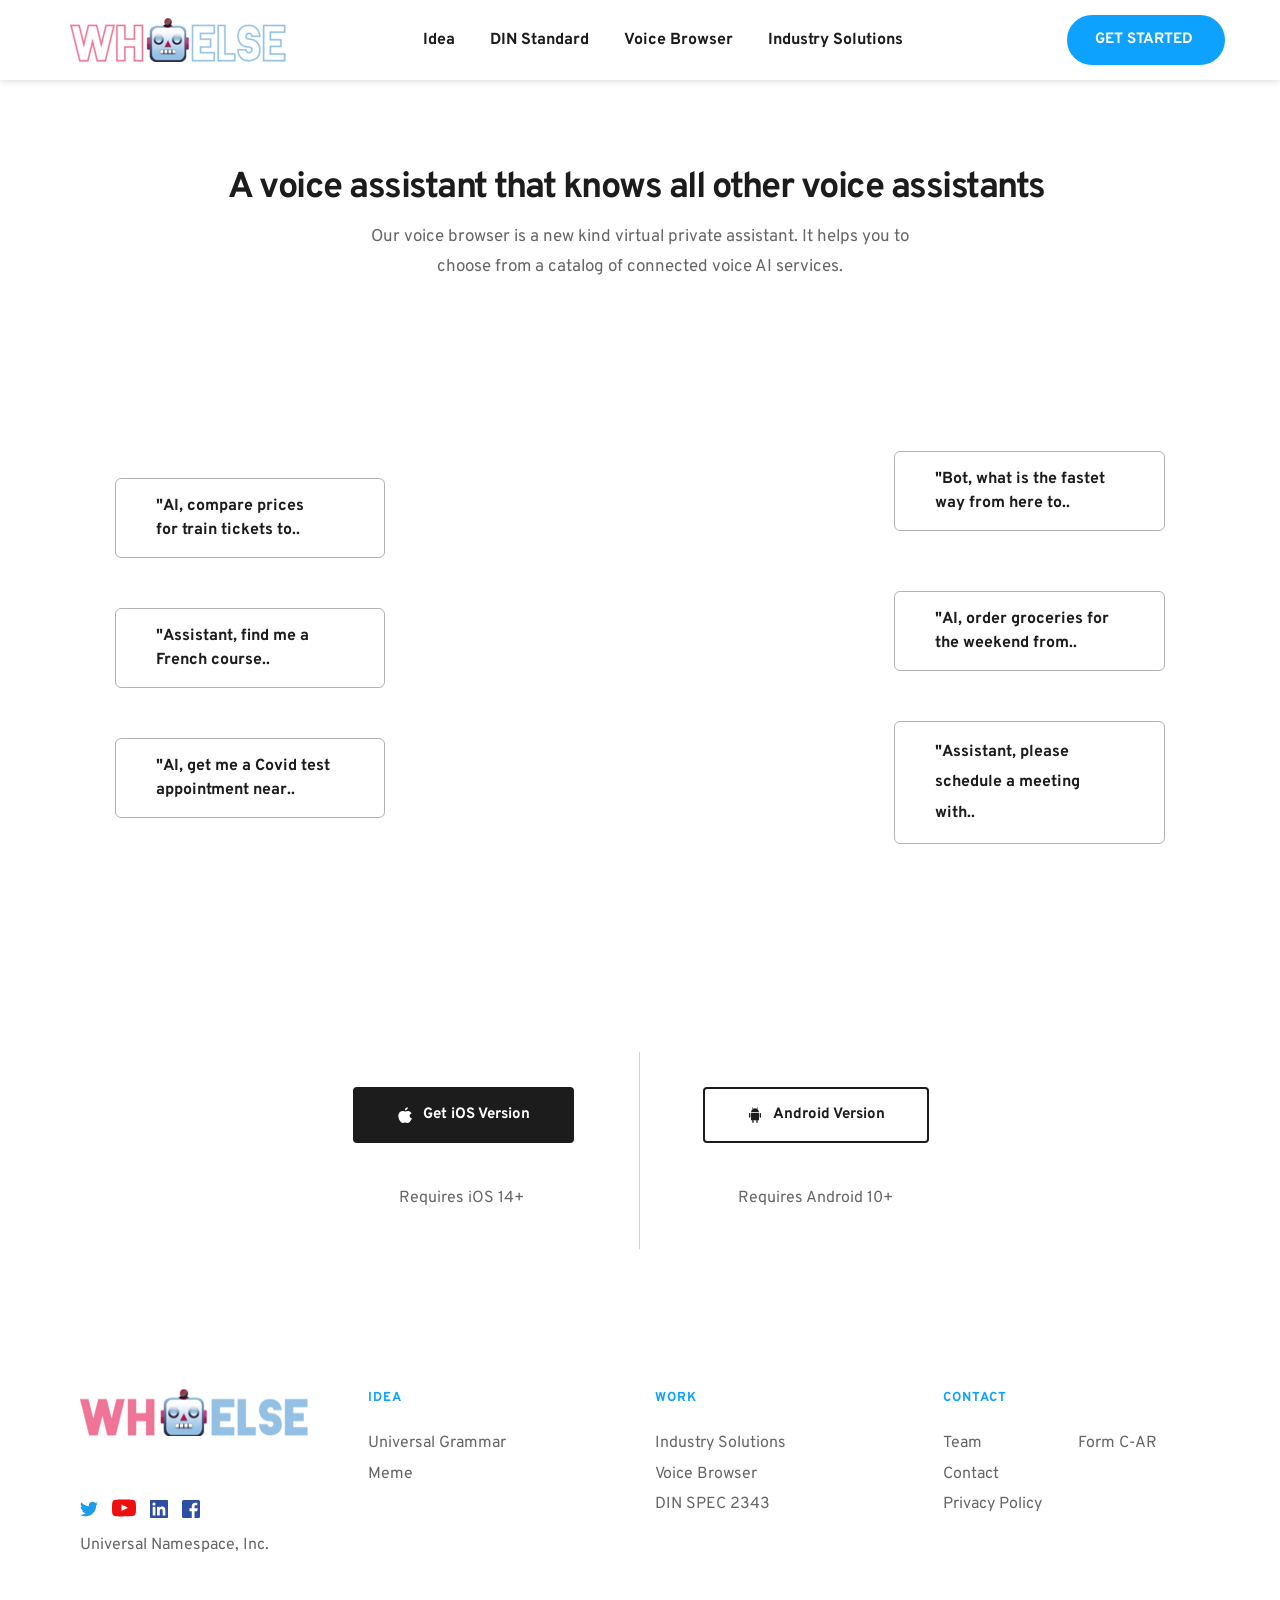
<file: browser.html>
<!DOCTYPE html><html lang="en"><head><meta charset="utf-8" /><meta property="og:site_name" content="whoelse.ai" /><meta property="og:type" content="website" /><meta property="og:url" content="https://www.whoelse.ai/browser" /><meta content="summary_large_image" name="twitter:card" />

        <meta property="og:title" content="Voice Browser" />
    <meta name="twitter:title" content="Voice Browser" />

    <meta property="og:description" content="" />
    <meta name="twitter:description" content="" />

                <meta property="og:image" content="assets/cloud-1de12d.becdn.net/f010a671589ae3ed1f527f3a5ce95b0c-6dc7bb998f49.png" />
        <meta property="twitter:image" content="assets/cloud-1de12d.becdn.net/f010a671589ae3ed1f527f3a5ce95b0c-6dc7bb998f49.png">
    
    <title>Voice Browser | whoelse.ai</title>

    <meta name="description" content="whoelse.ai develops a new standard for voice AI interoperability. Open source, privacy-by-design, and based on ISO industry norms." />


    
    <link rel="canonical" href="browser.html" />

    

            <link rel="icon" href="assets/cloud-1de12d.becdn.net/061e14a4826322eefb3ba3371f8a4f56-400342e13ed8.png" sizes="32x32"/><link rel="icon" href="assets/cloud-1de12d.becdn.net/061e14a4826322eefb3ba3371f8a4f56-2505c8b49272.png" sizes="192x192"/><link rel="apple-touch-icon-precomposed" href="assets/cloud-1de12d.becdn.net/061e14a4826322eefb3ba3371f8a4f56-04e700225166.png"/><link href="assets/fonts.bunny.net/css-6e68897a5635.css" class="brz-link brz-link-google" type="text/css" rel="stylesheet"/><meta name="viewport" content="width=device-width, initial-scale=1"><link href="assets/b-cloud.becdn.net/group-1_2-pro.min-503de38d5008.css" class="brz-link brz-link-preview-lib-pro" media="print" onload="this.media='all'" data-brz-group="group-1_2" rel="stylesheet"/><link href="assets/b-cloud.becdn.net/video.min-c4d9816993b9.css" class="brz-link brz-link-scss" media="print" onload="this.media='all'" rel="stylesheet"/><link href="assets/b-cloud.becdn.net/main.base.pro.min-ec5774795894.css" class="brz-link brz-link-preview-pro" media="print" onload="this.media='all'" rel="stylesheet"/><link href="assets/b-cloud.becdn.net/main.base.min-fb11723bed6b.css" class="brz-link brz-link-preview" rel="stylesheet"/><style class="brz-style">.brz .brz-css-d-1ehz5mr{width:100%;mix-blend-mode:normal;}.brz .brz-css-d-13c78oe.brz-btn{font-family:var(--brz-buttonfontfamily, initial);font-weight:var(--brz-buttonfontweight, initial);font-size:var(--brz-buttonfontsize, initial);line-height:var(--brz-buttonlineheight, initial);letter-spacing:var(--brz-buttonletterspacing, initial);font-variation-settings:var(--brz-buttonfontvariation, initial);font-weight:var(--brz-buttonbold, initial);font-style:var(--brz-buttonitalic, initial);text-decoration:var(--brz-buttontextdecoration, initial) !important;text-transform:var(--brz-buttontexttransform, initial) !important;border-radius: 0;flex-flow:row-reverse nowrap;padding:14px 42px 14px 42px;padding: 14px 42px; width: auto;}.brz .brz-css-d-13c78oe.brz-btn{color:rgba(var(--brz-global-color8),1);border:2px solid rgba(var(--brz-global-color3),1);box-shadow:none;}.brz .brz-css-d-13c78oe.brz-btn:not(.brz-btn--hover){background-color:rgba(var(--brz-global-color3),1);background-image:none;}.brz .brz-css-d-13c78oe.brz-btn .brz-icon-svg-custom{background-color:rgba(var(--brz-global-color8),1);}.brz .brz-css-d-13c78oe.brz-btn.brz-btn-submit{color:rgba(var(--brz-global-color8),1);background-color:rgba(var(--brz-global-color3),1);background-image:none;}.brz .brz-css-d-13c78oe:after{height: unset;}.brz .brz-css-d-13c78oe .brz-btn--story-container{border:2px solid rgba(var(--brz-global-color3),1);flex-flow:row-reverse nowrap;border-radius: 0;}.brz .brz-css-d-13c78oe .brz-btn--story-container:after{height: unset;}.brz .brz-css-d-13c78oe.brz-btn, .brz .brz-css-d-13c78oe.brz-btn .brz-icon-svg-custom, .brz .brz-css-d-13c78oe.brz-btn.brz-btn-submit{transition-duration:0.50s;transition-property: filter, color, background, border-color, box-shadow;}@media(min-width:991px){.brz .brz-css-d-13c78oe.brz-btn:not(.brz-btn--hover):hover{background-color:rgba(var(--brz-global-color3),0.8);}.brz .brz-css-d-13c78oe.brz-btn.brz-btn-submit:hover{background-color:rgba(var(--brz-global-color3),0.8);}}@media(max-width:991px) and (min-width:768px){.brz .brz-css-d-13c78oe.brz-btn{font-weight:var(--brz-buttontabletfontweight, initial);font-size:var(--brz-buttontabletfontsize, initial);line-height:var(--brz-buttontabletlineheight, initial);letter-spacing:var(--brz-buttontabletletterspacing, initial);font-variation-settings:var(--brz-buttontabletfontvariation, initial);font-weight:var(--brz-buttontabletbold, initial);font-style:var(--brz-buttontabletitalic, initial);text-decoration:var(--brz-buttontablettextdecoration, initial) !important;text-transform:var(--brz-buttontablettexttransform, initial) !important;padding:11px 26px 11px 26px;padding: 11px 26px; width: auto;}}@media(max-width:767px){.brz .brz-css-d-13c78oe.brz-btn{font-weight:var(--brz-buttonmobilefontweight, initial);font-size:var(--brz-buttonmobilefontsize, initial);line-height:var(--brz-buttonmobilelineheight, initial);letter-spacing:var(--brz-buttonmobileletterspacing, initial);font-variation-settings:var(--brz-buttonmobilefontvariation, initial);font-weight:var(--brz-buttonmobilebold, initial);font-style:var(--brz-buttonmobileitalic, initial);text-decoration:var(--brz-buttonmobiletextdecoration, initial) !important;text-transform:var(--brz-buttonmobiletexttransform, initial) !important;padding:11px 26px 11px 26px;padding: 11px 26px; width: auto;}}.brz .brz-css-d-17ii6ym.brz-hover-animation__container{max-width: 89%;}@media(max-width:991px) and (min-width:768px){.brz .brz-css-d-17ii6ym.brz-hover-animation__container{max-width: 8%;}}@media(max-width:767px){.brz .brz-css-d-17ii6ym.brz-hover-animation__container{max-width: 23%;}}.brz .brz-css-d-1dg19l8:not(.brz-image--hovered){max-width: 89%;}.brz .brz-css-d-1dg19l8{height: auto;border-radius: 0px;mix-blend-mode:normal;}.brz .brz-css-d-1dg19l8{box-shadow:none;border:0px solid rgba(102, 115, 141, 0);}.brz .brz-css-d-1dg19l8 .brz-picture:after{border-radius: 0px;}.brz .brz-css-d-1dg19l8 .brz-picture:after{box-shadow:none;background-color:rgba(255, 255, 255, 0);background-image:none;}.brz .brz-css-d-1dg19l8 .brz-picture{-webkit-mask-image: none;
                      mask-image: none;}.brz .brz-css-d-1dg19l8 .brz-picture{filter:none;}.brz .brz-css-d-1dg19l8, .brz .brz-css-d-1dg19l8 .brz-picture:after, .brz .brz-css-d-1dg19l8 .brz-picture, .brz .brz-css-d-1dg19l8.brz-image--withHover img.brz-img, .brz .brz-css-d-1dg19l8.brz-image--withHover img.dynamic-image, .brz .brz-css-d-1dg19l8.brz-image--withHover .brz-img__hover{transition-duration:0.50s;transition-property: filter, box-shadow, background, border-radius, border-color;}@media(max-width:991px) and (min-width:768px){.brz .brz-css-d-1dg19l8:not(.brz-image--hovered){max-width: 8%;}}@media(max-width:767px){.brz .brz-css-d-1dg19l8:not(.brz-image--hovered){max-width: 23%;}}.brz .brz-css-d-1sispp6{border:0px solid transparent;}@media(min-width:991px){.brz .brz-css-d-1sispp6{max-width: calc(1 * var(--brz-section-container-max-width, 1170px));}}@media(max-width:991px) and (min-width:768px){.brz .brz-css-d-1sispp6{max-width: 100%;}}@media(max-width:767px){.brz .brz-css-d-1sispp6{max-width: 100%;}}.brz .brz-css-d-eerzdl{padding:75px 0px 75px 0px;min-height: auto;margin:0;z-index: auto;}.brz .brz-css-d-eerzdl{display:flex;}.brz .brz-css-d-eerzdl > .brz-bg{border-radius: 0px;}.brz .brz-css-d-eerzdl > .brz-bg{border:0px solid rgba(102, 115, 141, 0);}.brz .brz-css-d-eerzdl > .brz-bg:after{box-shadow:none;}.brz .brz-css-d-eerzdl > .brz-bg > .brz-bg-image{-webkit-mask-image: none;
                      mask-image: none;background-size:cover;background-repeat: no-repeat;}.brz .brz-css-d-eerzdl > .brz-bg > .brz-bg-image{background-image:none;filter:none;display:block;}.brz .brz-css-d-eerzdl > .brz-bg > .brz-bg-image:after{content: "";background-image:none;}.brz .brz-css-d-eerzdl > .brz-bg > .brz-bg-color{-webkit-mask-image: none;
                      mask-image: none;}.brz .brz-css-d-eerzdl > .brz-bg > .brz-bg-color{background-color:rgba(0, 0, 0, 0);background-image:none;}.brz .brz-css-d-eerzdl > .brz-bg > .brz-bg-shape__top{background-size: 100% 100px; height: 100px;transform: scale(1.02) rotateX(0deg) rotateY(0deg);z-index: auto;}.brz .brz-css-d-eerzdl > .brz-bg > .brz-bg-shape__top::after{background-image: none; -webkit-mask-image: none;background-size: 100% 100px; height: 100px;}.brz .brz-css-d-eerzdl > .brz-bg > .brz-bg-shape__bottom{background-size: 100% 100px; height: 100px;transform: scale(1.02) rotateX(-180deg) rotateY(-180deg);z-index: auto;}.brz .brz-css-d-eerzdl > .brz-bg > .brz-bg-shape__bottom::after{background-image: none; -webkit-mask-image: none;background-size: 100% 100px; height: 100px;}.brz .brz-css-d-eerzdl .brz-container{justify-content:center;}@media(max-width:991px) and (min-width:768px){.brz .brz-css-d-eerzdl{padding:25px 15px 25px 15px;}}@media(max-width:767px){.brz .brz-css-d-eerzdl{padding:25px 15px 25px 15px;}}.brz .brz-css-d-1wonu5h{padding:0;margin:10px 0px 10px 0px;justify-content:center;position:relative;}.brz .brz-css-d-1wonu5h .brz-wrapper-transform{transform: none;}@media(min-width:991px){.brz .brz-css-d-1wonu5h{display:flex;z-index: auto;position:relative;}}@media(max-width:991px) and (min-width:768px){.brz .brz-css-d-1wonu5h{display:flex;z-index: auto;position:relative;}}@media(max-width:767px){.brz .brz-css-d-1wonu5h{display:flex;z-index: auto;position:relative;}}.brz .brz-css-d-x9rvyp{border:0px solid transparent;}@media(min-width:991px){.brz .brz-css-d-x9rvyp{max-width: calc(1 * var(--brz-section-container-max-width, 1170px));}}@media(max-width:991px) and (min-width:768px){.brz .brz-css-d-x9rvyp{max-width: 100%;}}@media(max-width:767px){.brz .brz-css-d-x9rvyp{max-width: 100%;}}.brz .brz-css-d-x0dcve{z-index: auto;position:relative;margin:10px 0px 10px 0px;justify-content:center;padding:0;gap:20px 10px;}@media(min-width:991px){.brz .brz-css-d-x0dcve{position:relative;}.brz .brz-css-d-x0dcve{display:flex;}}@media(max-width:991px) and (min-width:768px){.brz .brz-css-d-x0dcve{position:relative;}.brz .brz-css-d-x0dcve{display:flex;}}@media(max-width:767px){.brz .brz-css-d-x0dcve{position:relative;}.brz .brz-css-d-x0dcve{display:flex;}}.brz .brz-css-d-1duxjlu{justify-content:center;padding:0;gap:20px 10px;}.brz .brz-css-d-o4rfik{font-size:16px;margin-inline-start:10px; margin-inline-end:0;stroke-width: 1;}.brz .brz-css-d-1syz9i2.brz-btn--hover:not(.brz-btn--hover-in), .brz .brz-css-d-1syz9i2.brz-btn--hover-in:before{background-color:rgba(var(--brz-global-color3),1);background-image:none;}.brz .brz-css-d-1syz9i2.brz-btn--hover:not(.brz-btn--hover-in):before, .brz .brz-css-d-1syz9i2.brz-btn--hover-in{background-color: rgba(var(--brz-global-color3),0.8);background-image:none;}.brz .brz-css-d-1syz9i2.brz-btn--hover:not(.brz-btn--hover-in), .brz .brz-css-d-1syz9i2.brz-btn--hover-in:before, .brz .brz-css-d-1syz9i2.brz-btn--hover:not(.brz-btn--hover-in):before, .brz .brz-css-d-1syz9i2.brz-btn--hover-in{transition-duration:0.6s;}@media(min-width:991px){.brz .brz-css-d-1syz9i2.brz-back-pulse:before{animation-duration:0.6s;}}@media(max-width:991px) and (min-width:768px){.brz .brz-css-d-1syz9i2.brz-back-pulse:before{animation-duration:0.6s;}}@media(max-width:767px){.brz .brz-css-d-1syz9i2.brz-back-pulse:before{animation-duration:0.6s;}}.brz .brz-css-d-dh5ser .brz-mm-navbar .brz-mm-close{font-size:16px;margin:0;padding:10px 15px 10px 10px;}.brz .brz-css-d-dh5ser .brz-mm-navbar .brz-mm-close{color:rgba(255, 255, 255, 1);background-color:#333333;}.brz .brz-css-d-dh5ser .brz-menu__item{font-family:var(--brz-buttonfontfamily, initial);}.brz .brz-css-d-dh5ser .brz-menu__item{color:rgba(255, 255, 255, 1);border-color: rgba(85, 85, 85, 1);}.brz nav.brz-mm-menu.brz-css-d-dh5ser{background-color:rgba(51, 51, 51, 0.8);}.brz .brz-css-d-dh5ser.brz-mm-menu .brz-menu__item .brz-mm-listitem__text{padding:10px 20px 10px 20px;flex-flow: row nowrap;}.brz .brz-css-d-dh5ser .brz-menu__item:hover > .brz-mm-listitem__text{color:rgba(255, 255, 255, 1);}.brz .brz-css-d-dh5ser .brz-menu__item .brz-mm-menu__item__icon.brz-icon-svg-custom{background-color:rgba(255, 255, 255, 1);}.brz .brz-css-d-dh5ser .brz-mm-navbar{color:rgba(255, 255, 255, 1);}.brz .brz-css-d-dh5ser .brz-menu__item.brz-mm-listitem_opened{color:rgba(255, 255, 255, 1);}.brz .brz-css-d-dh5ser.brz-mm-menu.brz-mm-menu_theme-dark.brz-mm-menu_opened .brz-mm-panels{background-image:none;}.brz .brz-css-d-dh5ser.brz-mm-menu.brz-mm-menu_theme-dark .brz-mm-panels, .brz .brz-css-d-dh5ser .brz-mm-panels > .brz-mm-panel:before{background-image:none;background-color:rgba(51, 51, 51, 0.8);}.brz .brz-css-d-dh5ser.brz-mm-menu.brz-mm-menu_theme-dark .brz-mm-panels, .brz .brz-css-d-dh5ser .brz-mm-panels > .brz-mm-panel{background-color:rgba(51, 51, 51, 0.8);}.brz .brz-css-d-dh5ser .brz-mm-panels > .brz-mm-panel{background-image:none;background-color:rgba(51, 51, 51, 0.8);}.brz .brz-css-d-dh5ser.brz-mm-menu.brz-mm-menu_theme-dark .brz-mm-navbar.brz-mm-listitem .brz-mm-listitem_opened > .brz-mm-listitem__text:after{border-color: rgba(85, 85, 85, 1);}.brz .brz-css-d-dh5ser .brz-mm-listitem{border-color: rgba(85, 85, 85, 1);}.brz .brz-css-d-dh5ser  .brz-menu__item.brz-menu__item--current:not(.brz-menu__item.brz-menu__item--current:active){color:rgba(255, 255, 255, 1);}.brz .brz-css-d-dh5ser .brz-menu__item.brz-menu__item--current:not(brz-menu__item.brz-menu__item--current:active):hover > .brz-mm-listitem__text{color:rgba(255, 255, 255, 1);}.brz .brz-css-d-dh5ser  .brz-menu__item.brz-menu__item--current:not(brz-menu__item.brz-menu__item--current:active) > .brz-mm-listitem__text > .brz-icon-svg.brz-icon-svg-custom{background-color:rgba(255, 255, 255, 1);}.brz .brz-css-d-dh5ser .brz-mm-listitem, .brz .brz-css-d-dh5ser.brz-mm-menu.brz-mm-menu_theme-dark .brz-mm-navbar.brz-mm-listitem .brz-mm-listitem_opened > .brz-mm-listitem__text:after, .brz .brz-css-d-dh5ser .brz-menu__item, .brz .brz-css-d-dh5ser.brz-mm-menu.brz-mm-menu_theme-dark .brz-mm-panels, .brz .brz-css-d-dh5ser .brz-mm-panels > .brz-mm-panel, .brz .brz-css-d-dh5ser.brz-mm-menu.brz-mm-menu_theme-dark .brz-mm-panels, .brz .brz-css-d-dh5ser .brz-mm-panels > .brz-mm-panel:before, .brz .brz-css-d-dh5ser .brz-menu__item.brz-mm-listitem_opened, .brz .brz-css-d-dh5ser .brz-mm-navbar, .brz nav.brz-mm-menu.brz-css-d-dh5ser, .brz .brz-css-d-dh5ser .brz-menu__item > .brz-mm-listitem__text, .brz .brz-css-d-dh5ser .brz-menu__item .brz-mm-menu__item__icon.brz-icon-svg-custom{transition-duration:0.50s;transition-property: filter, color, background, border-color, box-shadow;}@media(min-width:991px){.brz .brz-css-d-dh5ser .brz-mm-navbar .brz-mm-close{transition-duration:0.30s;}.brz .brz-css-d-dh5ser .brz-menu__item{font-size:var(--brz-buttonfontsize, initial);font-weight:var(--brz-buttonfontweight, initial);line-height:var(--brz-buttonlineheight, initial);letter-spacing:var(--brz-buttonletterspacing, initial);font-variation-settings:var(--brz-buttonfontvariation, initial);font-weight:var(--brz-buttonbold, initial);font-style:var(--brz-buttonitalic, initial);text-decoration:var(--brz-buttontextdecoration, initial) !important;text-transform:var(--brz-buttontexttransform, initial) !important;}.brz .brz-css-d-dh5ser .brz-menu__item .brz-a{justify-content:flex-start;text-align:start;}.brz .brz-css-d-dh5ser .brz-mm-menu__item__icon{margin:0 15px 0 0;font-size:12px;}.brz .brz-css-d-dh5ser .brz-mm-navbar{font-family:var(--brz-buttonfontfamily, initial);font-size:var(--brz-buttonfontsize, initial);font-weight:var(--brz-buttonfontweight, initial);line-height:var(--brz-buttonlineheight, initial);letter-spacing:var(--brz-buttonletterspacing, initial);font-variation-settings:var(--brz-buttonfontvariation, initial);font-weight:var(--brz-buttonbold, initial);font-style:var(--brz-buttonitalic, initial);text-decoration:var(--brz-buttontextdecoration, initial) !important;text-transform:var(--brz-buttontexttransform, initial) !important;border-color: rgba(85, 85, 85, 1);}.brz .brz-css-d-dh5ser.brz-mm-menu .brz-mm-listitem_vertical .brz-mm-btn_next{height: calc(var(--brz-buttonlineheight, initial) * var(--brz-buttonfontsize, initial) + 10px + 10px); padding-right: 20px;}}@media(max-width:991px) and (min-width:768px){.brz .brz-css-d-dh5ser .brz-mm-navbar .brz-mm-close{transition-duration:0.30s;}.brz .brz-css-d-dh5ser .brz-menu__item{font-size:var(--brz-buttontabletfontsize, initial);font-weight:var(--brz-buttontabletfontweight, initial);line-height:var(--brz-buttontabletlineheight, initial);letter-spacing:var(--brz-buttontabletletterspacing, initial);font-variation-settings:var(--brz-buttontabletfontvariation, initial);font-weight:var(--brz-buttontabletbold, initial);font-style:var(--brz-buttontabletitalic, initial);text-decoration:var(--brz-buttontablettextdecoration, initial) !important;text-transform:var(--brz-buttontablettexttransform, initial) !important;}.brz .brz-css-d-dh5ser .brz-menu__item .brz-a{justify-content:flex-start;text-align:start;}.brz .brz-css-d-dh5ser .brz-mm-menu__item__icon{margin:0 15px 0 0;font-size:12px;}.brz .brz-css-d-dh5ser .brz-mm-navbar{font-family:var(--brz-buttonfontfamily, initial);font-size:var(--brz-buttontabletfontsize, initial);font-weight:var(--brz-buttontabletfontweight, initial);line-height:var(--brz-buttontabletlineheight, initial);letter-spacing:var(--brz-buttontabletletterspacing, initial);font-variation-settings:var(--brz-buttontabletfontvariation, initial);font-weight:var(--brz-buttontabletbold, initial);font-style:var(--brz-buttontabletitalic, initial);text-decoration:var(--brz-buttontablettextdecoration, initial) !important;text-transform:var(--brz-buttontablettexttransform, initial) !important;border-color: rgba(85, 85, 85, 1);}.brz .brz-css-d-dh5ser.brz-mm-menu .brz-mm-listitem_vertical .brz-mm-btn_next{height: calc(var(--brz-buttontabletlineheight, initial) * var(--brz-buttontabletfontsize, initial) + 10px + 10px); padding-right: 20px;}}@media(max-width:767px){.brz .brz-css-d-dh5ser .brz-mm-navbar .brz-mm-close{transition-duration:0.30s;}.brz .brz-css-d-dh5ser .brz-menu__item{font-size:var(--brz-buttonmobilefontsize, initial);font-weight:var(--brz-buttonmobilefontweight, initial);line-height:var(--brz-buttonmobilelineheight, initial);letter-spacing:var(--brz-buttonmobileletterspacing, initial);font-variation-settings:var(--brz-buttonmobilefontvariation, initial);font-weight:var(--brz-buttonmobilebold, initial);font-style:var(--brz-buttonmobileitalic, initial);text-decoration:var(--brz-buttonmobiletextdecoration, initial) !important;text-transform:var(--brz-buttonmobiletexttransform, initial) !important;}.brz .brz-css-d-dh5ser .brz-menu__item .brz-a{justify-content:flex-start;text-align:start;}.brz .brz-css-d-dh5ser .brz-mm-menu__item__icon{margin:0 15px 0 0;font-size:12px;}.brz .brz-css-d-dh5ser .brz-mm-navbar{font-family:var(--brz-buttonfontfamily, initial);font-size:var(--brz-buttonmobilefontsize, initial);font-weight:var(--brz-buttonmobilefontweight, initial);line-height:var(--brz-buttonmobilelineheight, initial);letter-spacing:var(--brz-buttonmobileletterspacing, initial);font-variation-settings:var(--brz-buttonmobilefontvariation, initial);font-weight:var(--brz-buttonmobilebold, initial);font-style:var(--brz-buttonmobileitalic, initial);text-decoration:var(--brz-buttonmobiletextdecoration, initial) !important;text-transform:var(--brz-buttonmobiletexttransform, initial) !important;border-color: rgba(85, 85, 85, 1);}.brz .brz-css-d-dh5ser.brz-mm-menu .brz-mm-listitem_vertical .brz-mm-btn_next{height: calc(var(--brz-buttonmobilelineheight, initial) * var(--brz-buttonmobilefontsize, initial) + 10px + 10px); padding-right: 20px;}}.brz .brz-css-d-127a3es{font-size:48px;padding: 0px;border-radius: 0;stroke-width: 1;}.brz .brz-css-d-127a3es{color:rgba(var(--brz-global-color3),1);border:0px solid rgba(35, 157, 219, 0);box-shadow:none;background-color:rgba(189, 225, 244, 0);background-image:none;}.brz .brz-css-d-127a3es .brz-icon-svg-custom{background-color:rgba(var(--brz-global-color3),1);}.brz .brz-css-d-127a3es, .brz .brz-css-d-127a3es .brz-icon-svg-custom{transition-duration:0.50s;transition-property: color, box-shadow, background, border, border-color;}@media(min-width:991px){.brz .brz-css-d-127a3es:hover{color:rgba(var(--brz-global-color3),0.8);}.brz .brz-css-d-127a3es:hover .brz-icon-svg-custom{background-color:rgba(var(--brz-global-color3),0.8);}}.brz .brz-css-d-19jehtk > .brz-menu__ul{font-family:var(--brz-buttonfontfamily, initial);display: flex; flex-wrap: wrap; justify-content: inherit; align-items: center;max-width: none;margin: 0px -5px 0px -5px;}.brz .brz-css-d-19jehtk > .brz-menu__ul{color:rgba(0, 0, 0, 1);}.brz .brz-css-d-19jehtk > .brz-menu__ul > .brz-menu__item > .brz-a{flex-flow: row nowrap;padding:0px 5px 0px 5px;}.brz .brz-css-d-19jehtk > .brz-menu__ul > .brz-menu__item > .brz-a{color:rgba(0, 0, 0, 1);background-color:rgba(255, 255, 255, 0);}.brz .brz-css-d-19jehtk > .brz-menu__ul > .brz-menu__item.brz-menu__item--opened > .brz-a{color:rgba(0, 0, 0, 1);background-color:rgba(255, 255, 255, 0);}.brz .brz-css-d-19jehtk > .brz-menu__ul > .brz-menu__item.brz-menu__item--opened{color:rgba(0, 0, 0, 1);background-color: transparent;border:0px solid rgba(85, 85, 85, 1);}.brz .brz-css-d-19jehtk > .brz-menu__ul > .brz-menu__item.brz-menu__item--current:not(.brz-menu__item.brz-menu__item--current:active){color:rgba(0, 0, 0, 1);background-color:rgba(255, 255, 255, 0);border:0px solid rgba(85, 85, 85, 1);}.brz .brz-css-d-19jehtk > .brz-menu__ul > .brz-menu__item.brz-menu__item--current > .brz-a:not(.brz-a:active){color:rgba(0, 0, 0, 1);background-color:rgba(255, 255, 255, 0);}.brz .brz-css-d-19jehtk > .brz-menu__ul > .brz-menu__item > .brz-a > .brz-icon-svg{margin:0; margin-inline-end:15px;}.brz .brz-css-d-19jehtk > .brz-menu__ul > .brz-menu__item > .brz-a > .brz-icon-svg.brz-icon-svg-custom{background-color:rgba(0, 0, 0, 1);}.brz .brz-css-d-19jehtk > .brz-menu__ul > .brz-menu__item.brz-menu__item--current > .brz-a:not(.brz-a:active) > .brz-icon-svg.brz-icon-svg-custom{background-color:rgba(0, 0, 0, 1);}.brz .brz-css-d-19jehtk > .brz-menu__ul > .brz-menu__item.brz-menu__item--current:not(.brz-menu__item.brz-menu__item--current:active) > .brz-icon-svg.brz-icon-svg-custom{background-color:rgba(0, 0, 0, 1);}.brz .brz-css-d-19jehtk > .brz-menu__ul > .brz-menu__item{border-radius: 0px;}.brz .brz-css-d-19jehtk > .brz-menu__ul > .brz-menu__item{color:rgba(0, 0, 0, 1);background-color: transparent;border:0px solid rgba(85, 85, 85, 1);}.brz .brz-css-d-19jehtk > .brz-menu__ul > .brz-menu__item > a{border-radius: 0px;}.brz .brz-css-d-19jehtk > .brz-menu__ul > .brz-menu__item-dropdown .brz-menu__sub-menu{font-family:var(--brz-buttonfontfamily, initial);border-radius: 0px;}.brz .brz-css-d-19jehtk > .brz-menu__ul > .brz-menu__item-dropdown .brz-menu__sub-menu{color:rgba(255, 255, 255, 1);background-color:rgba(51, 51, 51, 1);box-shadow:none;}.brz .brz-css-d-19jehtk > .brz-menu__ul > .brz-menu__item-dropdown .brz-menu__sub-menu .brz-menu__item > .brz-a{flex-flow: row nowrap;}.brz .brz-css-d-19jehtk > .brz-menu__ul > .brz-menu__item-dropdown .brz-menu__sub-menu .brz-a:hover{color:rgba(255, 255, 255, 1);}.brz .brz-css-d-19jehtk > .brz-menu__ul > .brz-menu__item-dropdown .brz-menu__sub-menu .brz-a > .brz-icon-svg{margin:0; margin-inline-end: 15px;font-size:12px;}.brz .brz-css-d-19jehtk > .brz-menu__ul > .brz-menu__item-dropdown .brz-menu__sub-menu > .brz-menu__item.brz-menu__item--current > .brz-a{color:rgba(255, 255, 255, 1);}.brz .brz-css-d-19jehtk > .brz-menu__ul > .brz-menu__item-dropdown > .brz-menu__item--current .brz-menu__sub-menu{box-shadow:none;}.brz .brz-css-d-19jehtk > .brz-menu__ul > .brz-menu__item-dropdown .brz-menu__sub-menu > .brz-menu__item > .brz-a > .brz-icon-svg.brz-icon-svg-custom{background-color:rgba(255, 255, 255, 1);}.brz .brz-css-d-19jehtk > .brz-menu__ul > .brz-menu__item-dropdown .brz-menu__sub-menu > .brz-menu__item:not(.brz-menu__item.brz-menu__item--current) > .brz-a > .brz-icon-svg.brz-icon-svg-custom{background-color:rgba(255, 255, 255, 1);}.brz .brz-css-d-19jehtk > .brz-menu__ul > .brz-menu__item-dropdown .brz-menu__sub-menu > .brz-menu__item.brz-menu__item--current > .brz-a > .brz-icon-svg.brz-icon-svg-custom{background-color:rgba(255, 255, 255, 1);}.brz .brz-css-d-19jehtk > .brz-menu__ul > .brz-menu__item-dropdown .brz-menu__item{background-color:rgba(51, 51, 51, 1);color:rgba(255, 255, 255, 1);}.brz .brz-css-d-19jehtk > .brz-menu__ul > .brz-menu__item-dropdown .brz-menu__sub-menu .brz-menu__item-dropdown .brz-a:hover:after{border-color: rgba(255, 255, 255, 1);}.brz .brz-css-d-19jehtk > .brz-menu__ul > .brz-menu__item-dropdown .brz-menu__sub-menu > .brz-menu__item{border-bottom: 1px solid rgba(85, 85, 85, 1);}.brz .brz-css-d-19jehtk .brz-menu__item-dropdown .brz-menu__item, .brz .brz-css-d-19jehtk .brz-menu__sub-menu .brz-menu__item-dropdown .brz-a:after, .brz .brz-css-d-19jehtk .brz-menu__sub-menu > .brz-menu__item.brz-menu__item--current > .brz-a > .brz-icon-svg.brz-icon-svg-custom, .brz .brz-css-d-19jehtk .brz-menu__sub-menu > .brz-menu__item:not(.brz-menu__item.brz-menu__item--current) > .brz-a > .brz-icon-svg.brz-icon-svg-custom, .brz .brz-css-d-19jehtk .brz-menu__sub-menu > .brz-menu__item > .brz-a > .brz-icon-svg.brz-icon-svg-custom, .brz .brz-css-d-19jehtk .brz-menu__item--current .brz-menu__sub-menu, .brz .brz-css-d-19jehtk .brz-menu__sub-menu > .brz-menu__item.brz-menu__item--current, .brz .brz-css-d-19jehtk .brz-menu__ul, .brz .brz-css-d-19jehtk .brz-menu__ul > .brz-menu__item > .brz-a, .brz .brz-css-d-19jehtk .brz-menu__ul > .brz-menu__item.brz-menu__item--opened > .brz-a, .brz .brz-css-d-19jehtk .brz-menu__ul > .brz-menu__item.brz-menu__item--opened, .brz .brz-css-d-19jehtk .brz-menu__ul > .brz-menu__item.brz-menu__item--current:not(.brz-menu__item.brz-menu__item--current:active), .brz .brz-css-d-19jehtk .brz-menu__ul > .brz-menu__item.brz-menu__item--current > .brz-a:not(.brz-a:active), .brz .brz-css-d-19jehtk .brz-menu__ul > .brz-menu__item > .brz-a > .brz-icon-svg.brz-icon-svg-custom, .brz .brz-css-d-19jehtk .brz-menu__ul > .brz-menu__item.brz-menu__item--current > .brz-a:not(.brz-a:active) > .brz-icon-svg.brz-icon-svg-custom, .brz .brz-css-d-19jehtk .brz-menu__ul > .brz-menu__item.brz-menu__item--current:not(.brz-menu__item.brz-menu__item--current:active) > .brz-icon-svg.brz-icon-svg-custom, .brz .brz-css-d-19jehtk .brz-menu__ul > .brz-menu__item, .brz .brz-css-d-19jehtk .brz-menu__sub-menu, .brz .brz-css-d-19jehtk:hover .brz-menu__sub-menu .brz-a, .brz .brz-css-d-19jehtk .brz-menu__sub-menu > .brz-menu__item.brz-menu__item--current > .brz-a, .brz .brz-css-d-19jehtk .brz-menu__sub-menu > .brz-menu__item.brz-menu__item--current{transition-duration:0.50s;transition-property: filter, color, background, border-color, box-shadow;}@media(min-width:991px){.brz .brz-css-d-19jehtk > .brz-menu__ul{font-size:var(--brz-buttonfontsize, initial);font-weight:var(--brz-buttonfontweight, initial);line-height:var(--brz-buttonlineheight, initial);letter-spacing:var(--brz-buttonletterspacing, initial);font-variation-settings:var(--brz-buttonfontvariation, initial);font-weight:var(--brz-buttonbold, initial);font-style:var(--brz-buttonitalic, initial);text-decoration:var(--brz-buttontextdecoration, initial) !important;text-transform:var(--brz-buttontexttransform, initial) !important;}.brz .brz-css-d-19jehtk > .brz-menu__ul > .brz-menu__item > .brz-a > .brz-icon-svg{font-size:12px;}.brz .brz-css-d-19jehtk > .brz-menu__ul > .brz-menu__item{padding-top:0px; padding-bottom:0px; margin-right:5px; margin-left:5px;}.brz .brz-css-d-19jehtk > .brz-menu__ul > .brz-menu__item-dropdown .brz-menu__sub-menu{font-size:var(--brz-buttonfontsize, initial);font-weight:var(--brz-buttonfontweight, initial);line-height:var(--brz-buttonlineheight, initial);letter-spacing:var(--brz-buttonletterspacing, initial);font-variation-settings:var(--brz-buttonfontvariation, initial);font-weight:var(--brz-buttonbold, initial);font-style:var(--brz-buttonitalic, initial);text-decoration:var(--brz-buttontextdecoration, initial) !important;text-transform:var(--brz-buttontexttransform, initial) !important;position:absolute; top: 0; width: 305px;}.brz .brz-css-d-19jehtk > .brz-menu__ul > .brz-menu__item-dropdown [data-popper-placement='left-start']{inset-inline-end: calc(100% + 5px);}.brz .brz-css-d-19jehtk > .brz-menu__ul > .brz-menu__item-dropdown [data-popper-placement='right-start']{inset-inline-start: calc(100% + 5px);}.brz .brz-css-d-19jehtk > .brz-menu__ul > .brz-menu__item-dropdown > .brz-menu__sub-menu{top: calc(100% + 5px); width: 300px;}.brz .brz-css-d-19jehtk > .brz-menu__ul > .brz-menu__item-dropdown > [data-popper-placement='left-start']{right: 0;}.brz .brz-css-d-19jehtk > .brz-menu__ul > .brz-menu__item-dropdown > [data-popper-placement='right-start']{inset-inline-start: 0;}.brz .brz-css-d-19jehtk > .brz-menu__ul > .brz-menu__item-mega-menu .brz-mega-menu__dropdown{display:none;}}@media(max-width:991px) and (min-width:768px){.brz .brz-css-d-19jehtk > .brz-menu__ul{font-size:var(--brz-buttontabletfontsize, initial);font-weight:var(--brz-buttontabletfontweight, initial);line-height:var(--brz-buttontabletlineheight, initial);letter-spacing:var(--brz-buttontabletletterspacing, initial);font-variation-settings:var(--brz-buttontabletfontvariation, initial);font-weight:var(--brz-buttontabletbold, initial);font-style:var(--brz-buttontabletitalic, initial);text-decoration:var(--brz-buttontablettextdecoration, initial) !important;text-transform:var(--brz-buttontablettexttransform, initial) !important;}.brz .brz-css-d-19jehtk > .brz-menu__ul > .brz-menu__item > .brz-a > .brz-icon-svg{font-size:12px;}.brz .brz-css-d-19jehtk > .brz-menu__ul > .brz-menu__item{padding-top:0px; padding-bottom:0px; margin-right:5px; margin-left:5px;}.brz .brz-css-d-19jehtk > .brz-menu__ul > .brz-menu__item-dropdown .brz-menu__sub-menu{font-size:var(--brz-buttontabletfontsize, initial);font-weight:var(--brz-buttontabletfontweight, initial);line-height:var(--brz-buttontabletlineheight, initial);letter-spacing:var(--brz-buttontabletletterspacing, initial);font-variation-settings:var(--brz-buttontabletfontvariation, initial);font-weight:var(--brz-buttontabletbold, initial);font-style:var(--brz-buttontabletitalic, initial);text-decoration:var(--brz-buttontablettextdecoration, initial) !important;text-transform:var(--brz-buttontablettexttransform, initial) !important;position:absolute; top: 0; width: 305px;}.brz .brz-css-d-19jehtk > .brz-menu__ul > .brz-menu__item-dropdown > .brz-menu__sub-menu{top: calc(100% + 5px); width: 300px;}.brz .brz-css-d-19jehtk > .brz-menu__ul > .brz-menu__item-dropdown > [data-popper-placement='left-start']{right: 0;}.brz .brz-css-d-19jehtk > .brz-menu__ul > .brz-menu__item-dropdown > [data-popper-placement='right-start']{inset-inline-start: 0;}.brz .brz-css-d-19jehtk > .brz-menu__ul > .brz-menu__item-dropdown .brz-menu__sub-menu .brz-menu__item-dropdown > .brz-a:after{border-right-style: solid; border-left-style: none;}.brz .brz-css-d-19jehtk > .brz-menu__ul > .brz-menu__item-dropdown .brz-menu__sub-menu .brz-menu__item-dropdown .brz-menu__sub-menu{position:relative; top: auto; inset-inline-start: auto; transform: translate(0, 0); height: 0; overflow: hidden;}.brz .brz-css-d-19jehtk > .brz-menu__ul > .brz-menu__item-dropdown .brz-menu__sub-menu .brz-menu__item--opened > .brz-menu__sub-menu{height: auto; width: 100%; left: auto; right: auto;}.brz .brz-css-d-19jehtk.brz-menu__preview > .brz-menu__ul > .brz-menu__item-dropdown .brz-menu__sub-menu .brz-menu__item > .brz-menu__sub-menu{height: auto; width: 100%; left: auto; right: auto;}.brz .brz-css-d-19jehtk > .brz-menu__ul > .brz-menu__item-mega-menu .brz-mega-menu__dropdown{display:none;}}@media(max-width:767px){.brz .brz-css-d-19jehtk > .brz-menu__ul{font-size:var(--brz-buttonmobilefontsize, initial);font-weight:var(--brz-buttonmobilefontweight, initial);line-height:var(--brz-buttonmobilelineheight, initial);letter-spacing:var(--brz-buttonmobileletterspacing, initial);font-variation-settings:var(--brz-buttonmobilefontvariation, initial);font-weight:var(--brz-buttonmobilebold, initial);font-style:var(--brz-buttonmobileitalic, initial);text-decoration:var(--brz-buttonmobiletextdecoration, initial) !important;text-transform:var(--brz-buttonmobiletexttransform, initial) !important;}.brz .brz-css-d-19jehtk > .brz-menu__ul > .brz-menu__item > .brz-a > .brz-icon-svg{font-size:12px;}.brz .brz-css-d-19jehtk > .brz-menu__ul > .brz-menu__item{padding-top:0px; padding-bottom:0px; margin-right:5px; margin-left:5px;}.brz .brz-css-d-19jehtk > .brz-menu__ul > .brz-menu__item-dropdown .brz-menu__sub-menu{font-size:var(--brz-buttonmobilefontsize, initial);font-weight:var(--brz-buttonmobilefontweight, initial);line-height:var(--brz-buttonmobilelineheight, initial);letter-spacing:var(--brz-buttonmobileletterspacing, initial);font-variation-settings:var(--brz-buttonmobilefontvariation, initial);font-weight:var(--brz-buttonmobilebold, initial);font-style:var(--brz-buttonmobileitalic, initial);text-decoration:var(--brz-buttonmobiletextdecoration, initial) !important;text-transform:var(--brz-buttonmobiletexttransform, initial) !important;position:absolute; top: 0; width: 305px;}.brz .brz-css-d-19jehtk > .brz-menu__ul > .brz-menu__item-dropdown > .brz-menu__sub-menu{top: calc(100% + 5px); width: 300px;}.brz .brz-css-d-19jehtk > .brz-menu__ul > .brz-menu__item-dropdown > [data-popper-placement='left-start']{right: 0;}.brz .brz-css-d-19jehtk > .brz-menu__ul > .brz-menu__item-dropdown > [data-popper-placement='right-start']{inset-inline-start: 0;}.brz .brz-css-d-19jehtk > .brz-menu__ul > .brz-menu__item-dropdown .brz-menu__sub-menu .brz-menu__item-dropdown > .brz-a:after{border-right-style: solid; border-left-style: none;}.brz .brz-css-d-19jehtk > .brz-menu__ul > .brz-menu__item-dropdown .brz-menu__sub-menu .brz-menu__item-dropdown .brz-menu__sub-menu{position:relative; top: auto; inset-inline-start: auto; transform: translate(0, 0); height: 0; overflow: hidden;}.brz .brz-css-d-19jehtk > .brz-menu__ul > .brz-menu__item-dropdown .brz-menu__sub-menu .brz-menu__item--opened > .brz-menu__sub-menu{height: auto; width: 100%; left: auto; right: auto;}.brz .brz-css-d-19jehtk.brz-menu__preview > .brz-menu__ul > .brz-menu__item-dropdown .brz-menu__sub-menu .brz-menu__item > .brz-menu__sub-menu{height: auto; width: 100%; left: auto; right: auto;}.brz .brz-css-d-19jehtk > .brz-menu__ul > .brz-menu__item-mega-menu .brz-mega-menu__dropdown{display:block;}}.brz .brz-css-d-xbidpt .brz-mm-menu__icon{transition-duration:0.50s;transition-property: filter, color, background, border-color, box-shadow;}@media(min-width:991px){.brz .brz-css-d-xbidpt .brz-mm-menu__icon{display:none;width:18px;}.brz .brz-css-d-xbidpt .brz-mm-menu__icon{color:rgba(51, 51, 51, 1);}.brz .brz-css-d-xbidpt .brz-menu{display:flex;}}@media(max-width:991px) and (min-width:768px){.brz .brz-css-d-xbidpt .brz-mm-menu__icon{display:flex;width:18px;}.brz .brz-css-d-xbidpt .brz-mm-menu__icon{color:rgba(51, 51, 51, 1);}.brz .brz-css-d-xbidpt .brz-menu{display:none;}}@media(max-width:767px){.brz .brz-css-d-xbidpt .brz-mm-menu__icon{display:flex;width:18px;}.brz .brz-css-d-xbidpt .brz-mm-menu__icon{color:rgba(51, 51, 51, 1);}.brz .brz-css-d-xbidpt .brz-menu{display:none;}}.brz .brz-css-d-1r3m6rx{width: 215.71px;height: 44.22px;margin-inline-start: -0.01px;margin-top: 0px;}@media(max-width:991px) and (min-width:768px){.brz .brz-css-d-1r3m6rx{width: 158.9px;height: 32.57px;margin-inline-start: 0px;}}@media(max-width:767px){.brz .brz-css-d-1r3m6rx{width: 172px;height: 35.26px;margin-inline-start: 0px;}}.brz .brz-css-d-rslmfq{padding-top: 20.5007%;}.brz .brz-css-d-rslmfq > .brz-img{position:absolute;width: 100%;}@media(max-width:991px) and (min-width:768px){.brz .brz-css-d-rslmfq{padding-top: 20.4972%;}}@media(max-width:767px){.brz .brz-css-d-rslmfq{padding-top: 20.5%;}}.brz .brz-css-d-943lj0.brz-hover-animation__container{max-width: 100%;}@media(max-width:767px){.brz .brz-css-d-943lj0.brz-hover-animation__container{max-width: 40%;}}.brz .brz-css-d-1qti1dw:not(.brz-image--hovered){max-width: 100%;}.brz .brz-css-d-1qti1dw{height: auto;border-radius: 0px;mix-blend-mode:normal;}.brz .brz-css-d-1qti1dw{box-shadow:none;border:0px solid rgba(102, 115, 141, 0);}.brz .brz-css-d-1qti1dw .brz-picture:after{border-radius: 0px;}.brz .brz-css-d-1qti1dw .brz-picture:after{box-shadow:none;background-color:rgba(255, 255, 255, 0);background-image:none;}.brz .brz-css-d-1qti1dw .brz-picture{-webkit-mask-image: none;
                      mask-image: none;}.brz .brz-css-d-1qti1dw .brz-picture{filter:none;}.brz .brz-css-d-1qti1dw, .brz .brz-css-d-1qti1dw .brz-picture:after, .brz .brz-css-d-1qti1dw .brz-picture, .brz .brz-css-d-1qti1dw.brz-image--withHover img.brz-img, .brz .brz-css-d-1qti1dw.brz-image--withHover img.dynamic-image, .brz .brz-css-d-1qti1dw.brz-image--withHover .brz-img__hover{transition-duration:0.50s;transition-property: filter, box-shadow, background, border-radius, border-color;}@media(max-width:767px){.brz .brz-css-d-1qti1dw:not(.brz-image--hovered){max-width: 40%;}}.brz .brz-css-d-oh3bvl{padding:75px 0px 75px 0px;}.brz .brz-css-d-oh3bvl > .brz-bg{border-radius: 0px;mix-blend-mode:normal;}.brz .brz-css-d-oh3bvl > .brz-bg{border:0px solid rgba(102, 115, 141, 0);}.brz .brz-css-d-oh3bvl > .brz-bg > .brz-bg-image{background-size:cover;background-repeat: no-repeat;-webkit-mask-image: none;
                      mask-image: none;}.brz .brz-css-d-oh3bvl > .brz-bg > .brz-bg-image{background-image:none;filter:none;display:block;}.brz .brz-css-d-oh3bvl > .brz-bg > .brz-bg-image:after{content: "";background-image:none;}.brz .brz-css-d-oh3bvl > .brz-bg > .brz-bg-color{-webkit-mask-image: none;
                      mask-image: none;}.brz .brz-css-d-oh3bvl > .brz-bg > .brz-bg-color{background-color:rgba(0, 0, 0, 0);background-image:none;}.brz .brz-css-d-oh3bvl > .brz-bg > .brz-bg-map{display:none;}.brz .brz-css-d-oh3bvl > .brz-bg > .brz-bg-map{filter:none;}.brz .brz-css-d-oh3bvl > .brz-bg > .brz-bg-video{display:none;}.brz .brz-css-d-oh3bvl > .brz-bg > .brz-bg-video{filter:none;}.brz .brz-css-d-oh3bvl > .brz-bg > .brz-bg-shape__top{background-size: 100% 100px; height: 100px;transform: scale(1.02) rotateX(0deg) rotateY(0deg);z-index: auto;}.brz .brz-css-d-oh3bvl > .brz-bg > .brz-bg-shape__top::after{background-image: none; -webkit-mask-image: none;background-size: 100% 100px; height: 100px;}.brz .brz-css-d-oh3bvl > .brz-bg > .brz-bg-shape__bottom{background-size: 100% 100px; height: 100px;transform: scale(1.02) rotateX(-180deg) rotateY(-180deg);z-index: auto;}.brz .brz-css-d-oh3bvl > .brz-bg > .brz-bg-shape__bottom::after{background-image: none; -webkit-mask-image: none;background-size: 100% 100px; height: 100px;}.brz .brz-css-d-oh3bvl > .brz-bg > .brz-bg-slideshow  .brz-bg-slideshow-item{display: none;background-position: 50% 50%;}.brz .brz-css-d-oh3bvl > .brz-bg > .brz-bg-slideshow  .brz-bg-slideshow-item{filter:none;}.brz .brz-css-d-oh3bvl > .brz-bg, .brz .brz-css-d-oh3bvl > .brz-bg > .brz-bg-image, .brz .brz-css-d-oh3bvl > .brz-bg > .brz-bg-map, .brz .brz-css-d-oh3bvl > .brz-bg > .brz-bg-color, .brz .brz-css-d-oh3bvl > .brz-bg > .brz-bg-video{transition-duration:0.50s;transition-property: filter, box-shadow, background, border-radius, border-color;}@media(min-width:991px){.brz .brz-css-d-oh3bvl > .brz-bg > .brz-bg-image{background-attachment:scroll;}}@media(max-width:991px) and (min-width:768px){.brz .brz-css-d-oh3bvl{padding:50px 15px 50px 15px;}}@media(max-width:767px){.brz .brz-css-d-oh3bvl{padding:25px 15px 25px 15px;}}.brz .brz-css-d-brzbnx{border:0px solid transparent;}@media(min-width:991px){.brz .brz-css-d-brzbnx{max-width: calc(1 * var(--brz-section-container-max-width, 1170px));}}@media(max-width:991px) and (min-width:768px){.brz .brz-css-d-brzbnx{max-width: 100%;}}@media(max-width:767px){.brz .brz-css-d-brzbnx{max-width: 100%;}}.brz .brz-css-d-1pmg9eu{padding:75px 0px 75px 0px;margin:0;}.brz .brz-css-d-1pmg9eu > .brz-bg{border-radius: 0px;}.brz .brz-css-d-1pmg9eu > .brz-bg{border:0px solid rgba(102, 115, 141, 0);}.brz .brz-css-d-1pmg9eu > .brz-bg:after{box-shadow:none;}.brz .brz-css-d-1pmg9eu > .brz-bg > .brz-bg-image{-webkit-mask-image: none;
                      mask-image: none;background-size:cover;background-repeat: no-repeat;}.brz .brz-css-d-1pmg9eu > .brz-bg > .brz-bg-image{background-image:none;filter:none;}.brz .brz-css-d-1pmg9eu > .brz-bg > .brz-bg-image:after{content: "";background-image:none;}.brz .brz-css-d-1pmg9eu > .brz-bg > .brz-bg-color{-webkit-mask-image: none;
                      mask-image: none;}.brz .brz-css-d-1pmg9eu > .brz-bg > .brz-bg-color{background-color:rgba(0, 0, 0, 0);background-image:none;}.brz .brz-css-d-1pmg9eu > .brz-bg > .brz-bg-shape__top{background-size: 100% 100px; height: 100px;transform: scale(1.02) rotateX(0deg) rotateY(0deg);z-index: auto;}.brz .brz-css-d-1pmg9eu > .brz-bg > .brz-bg-shape__top::after{background-image: none; -webkit-mask-image: none;background-size: 100% 100px; height: 100px;}.brz .brz-css-d-1pmg9eu > .brz-bg > .brz-bg-shape__bottom{background-size: 100% 100px; height: 100px;transform: scale(1.02) rotateX(-180deg) rotateY(-180deg);z-index: auto;}.brz .brz-css-d-1pmg9eu > .brz-bg > .brz-bg-shape__bottom::after{background-image: none; -webkit-mask-image: none;background-size: 100% 100px; height: 100px;}@media(max-width:991px) and (min-width:768px){.brz .brz-css-d-1pmg9eu{padding:50px 15px 50px 15px;}}@media(max-width:767px){.brz .brz-css-d-1pmg9eu{padding:25px 15px 25px 15px;}}.brz .brz-css-d-w3a52u{margin:0;z-index: auto;align-items:flex-start;}.brz .brz-css-d-w3a52u > .brz-bg{border-radius: 0px;max-width:100%;mix-blend-mode:normal;}.brz .brz-css-d-w3a52u > .brz-bg{border:0px solid rgba(102, 115, 141, 0);box-shadow:none;}.brz .brz-css-d-w3a52u > .brz-bg > .brz-bg-image{background-size:cover;background-repeat: no-repeat;-webkit-mask-image: none;
                      mask-image: none;}.brz .brz-css-d-w3a52u > .brz-bg > .brz-bg-image{background-image:none;filter:none;display:block;}.brz .brz-css-d-w3a52u > .brz-bg > .brz-bg-image:after{content: "";background-image:none;}.brz .brz-css-d-w3a52u > .brz-bg > .brz-bg-color{-webkit-mask-image: none;
                      mask-image: none;}.brz .brz-css-d-w3a52u > .brz-bg > .brz-bg-color{background-color:rgba(0, 0, 0, 0);background-image:none;}.brz .brz-css-d-w3a52u > .brz-bg > .brz-bg-map{display:none;}.brz .brz-css-d-w3a52u > .brz-bg > .brz-bg-map{filter:none;}.brz .brz-css-d-w3a52u > .brz-bg > .brz-bg-video{display:none;}.brz .brz-css-d-w3a52u > .brz-bg > .brz-bg-video{filter:none;}.brz .brz-css-d-w3a52u > .brz-row{border:0px solid transparent;}.brz .brz-css-d-w3a52u > .brz-row, .brz .brz-css-d-w3a52u > .brz-bg > .brz-bg-video, .brz .brz-css-d-w3a52u > .brz-bg, .brz .brz-css-d-w3a52u > .brz-bg > .brz-bg-image, .brz .brz-css-d-w3a52u > .brz-bg > .brz-bg-color{transition-duration:0.50s;transition-property: filter, box-shadow, background, border-radius, border-color;}@media(min-width:991px){.brz .brz-css-d-w3a52u{min-height: auto;display:flex;}}@media(max-width:991px) and (min-width:768px){.brz .brz-css-d-w3a52u > .brz-row{flex-direction:row;flex-wrap:wrap;justify-content:flex-start;}}@media(max-width:991px) and (min-width:768px){.brz .brz-css-d-w3a52u{min-height: auto;display:flex;}}@media(max-width:767px){.brz .brz-css-d-w3a52u > .brz-row{flex-direction:row;flex-wrap:wrap;justify-content:flex-start;}}@media(max-width:767px){.brz .brz-css-d-w3a52u{min-height: auto;display:flex;}}@media(min-width:991px){.brz .brz-css-d-1qa21x7{display:block;}}@media(max-width:991px) and (min-width:768px){.brz .brz-css-d-1qa21x7{display:block;}}@media(max-width:767px){.brz .brz-css-d-1qa21x7{display:block;}}.brz .brz-css-d-1ydqvct{padding-top: 20.8264%;}.brz .brz-css-d-1ydqvct > .brz-img{position:absolute;width: 100%;}@media(max-width:991px) and (min-width:768px){.brz .brz-css-d-1ydqvct{padding-top: 20.8333%;}}@media(max-width:767px){.brz .brz-css-d-1ydqvct{padding-top: 21.3751%;}}.brz .brz-css-d-1n0bug2{width: 229.18px;height: 48.7px;margin-inline-start: 0px;margin-top: -0.49px;}@media(max-width:991px) and (min-width:768px){.brz .brz-css-d-1n0bug2{width: 59.04px;height: 12.55px;margin-top: -0.12px;}}@media(max-width:767px){.brz .brz-css-d-1n0bug2{width: 99.48px;height: 21.14px;margin-inline-start: -0.29px;margin-top: 0px;}}.brz .brz-css-d-j7y22h{z-index: auto;flex:1 1 50%;max-width:50%;justify-content:flex-start;max-height:none;}.brz .brz-css-d-j7y22h .brz-columns__scroll-effect{justify-content:flex-start;}.brz .brz-css-d-j7y22h > .brz-bg{margin:0;mix-blend-mode:normal;border-radius: 0px;}.brz .brz-css-d-j7y22h > .brz-bg{border:0px solid rgba(102, 115, 141, 0);box-shadow:none;}.brz .brz-css-d-j7y22h > .brz-bg > .brz-bg-image{background-size:cover;background-repeat: no-repeat;-webkit-mask-image: none;
                      mask-image: none;}.brz .brz-css-d-j7y22h > .brz-bg > .brz-bg-image{background-image:none;filter:none;display:block;}.brz .brz-css-d-j7y22h > .brz-bg > .brz-bg-image:after{content: "";background-image:none;}.brz .brz-css-d-j7y22h > .brz-bg > .brz-bg-color{-webkit-mask-image: none;
                      mask-image: none;}.brz .brz-css-d-j7y22h > .brz-bg > .brz-bg-color{background-color:rgba(0, 0, 0, 0);background-image:none;}.brz .brz-css-d-j7y22h > .brz-bg > .brz-bg-map{display:none;}.brz .brz-css-d-j7y22h > .brz-bg > .brz-bg-map{filter:none;}.brz .brz-css-d-j7y22h > .brz-bg > .brz-bg-video{display:none;}.brz .brz-css-d-j7y22h > .brz-bg > .brz-bg-video{filter:none;}.brz .brz-css-d-j7y22h > .brz-bg, .brz .brz-css-d-j7y22h > .brz-bg > .brz-bg-image, .brz .brz-css-d-j7y22h > .brz-bg > .brz-bg-color{transition-duration:0.50s;transition-property: filter, box-shadow, background, border-radius, border-color;}@media(max-width:767px){.brz .brz-css-d-j7y22h{flex:1 1 100%;max-width:100%;}.brz .brz-css-d-j7y22h > .brz-bg{margin:10px 0px 10px 0px;}}.brz .brz-css-d-1n95ksq{padding:10px;max-width:100%;}@media(max-width:991px) and (min-width:768px){.brz .brz-css-d-1n95ksq{padding:0;}}@media(max-width:767px){.brz .brz-css-d-1n95ksq{padding:0;}}.brz .brz-css-d-v5w42e.brz-column__items{z-index: auto;margin:0;border:0px solid transparent;padding:5px 15px 5px 15px;min-height:100%; max-height:none; justify-content: inherit;transition-duration:0.50s;transition-property: filter, box-shadow, background, border-radius, border-color;}@media(min-width:991px){.brz .brz-css-d-v5w42e{display:flex;}}@media(max-width:991px) and (min-width:768px){.brz .brz-css-d-v5w42e{display:flex;}}@media(max-width:767px){.brz .brz-css-d-v5w42e.brz-column__items{margin:10px 0px 10px 0px;padding:0;}}@media(max-width:767px){.brz .brz-css-d-v5w42e{display:flex;}}.brz .brz-css-d-d4vxpd{height:50px;}.brz-css-d-em4rrp .video-wrapper{aspect-ratio:16/9;}.brz-css-d-em4rrp .brz-video-custom-controls{font-family:'Lato', sans-serif; font-size:16px; font-weight:400; line-height: 1.1; letter-spacing:0px; font-variation-settings:"wght" 400, "wdth" 100, "SOFT" 0;}.brz-css-d-em4rrp .brz-video-content{background-color:rgba(255, 255, 255, 0); background-image:none;border: none;box-shadow: none;-webkit-mask-size:cover;mask-size:cover;-webkit-mask-position:center center;mask-position:center center;border-radius:0px;}.brz-css-d-em4rrp{max-width:100%;}.brz-css-d-em4rrp .brz-iframe, .brz-css-d-em4rrp .brz-video-content .brz-video-elem{padding:0px 0px 0px 0px;}.brz-css-d-em4rrp .video-wrapper .brz-video__cover::before{margin:0px 0px 0px 0px;}.brz-css-d-em4rrp .brz-video-custom-play, .brz-css-d-em4rrp .brz-video-custom-pause, .brz-css-d-em4rrp .brz-video-custom-mute, .brz-css-d-em4rrp .brz-video-custom-unmute, .brz-css-d-em4rrp .brz-video-custom-fullscreen-icon, .brz-css-d-em4rrp .brz-video-elem > .brz-video-custom-video-controls > .brz-video-custom-controls > .brz-video-custom-current-time, .brz-css-d-em4rrp .brz-video-elem > .brz-video-custom-video-controls > .brz-video-custom-controls > .brz-video-custom-total-time, .brz-css-d-em4rrp .brz-video-custom-slider:before, .brz-css-d-em4rrp .brz-video-custom-slider .brz-video-custom-progress, .brz-css-d-em4rrp .brz-video-custom-video-controls, .brz-css-d-em4rrp.brz-video, .brz-css-d-em4rrp .brz-video-content, .brz-css-d-em4rrp .brz-iframe, .brz-css-d-em4rrp .brz-video__cover:before, .brz-css-d-em4rrp.brz-custom-video video, .brz-css-d-em4rrp .brz-video__cover::before, .brz-css-d-em4rrp .brz-video__cover .brz-video__cover-icon, .brz-css-d-em4rrp .brz-video__cover .brz-video__cover-icon .brz-span, .brz-css-d-em4rrp .brz-media-caption{transition-duration:0.50s;transition-property:filter, color, background, border-color, box-shadow, transform;}.brz .brz-css-d-ynf0il{z-index: auto;margin:0;}.brz .brz-css-d-ynf0il.brz-section .brz-section__content{min-height: auto;display:flex;}.brz .brz-css-d-ynf0il .brz-container{justify-content:center;}.brz .brz-css-d-ynf0il > .slick-slider > .brz-slick-slider__dots{color:rgba(0, 0, 0, 1);}.brz .brz-css-d-ynf0il > .slick-slider > .brz-slick-slider__arrow{color:rgba(0, 0, 0, 0.7);}.brz .brz-css-d-ynf0il > .slick-slider > .brz-slick-slider__dots > .brz-slick-slider__pause{color:rgba(0, 0, 0, 1);}@media(min-width:991px){.brz .brz-css-d-ynf0il{display:block;}}@media(max-width:991px) and (min-width:768px){.brz .brz-css-d-ynf0il{display:block;}}@media(max-width:767px){.brz .brz-css-d-ynf0il{display:block;}}.brz .brz-css-r-1xc399q{padding:0;}.brz .brz-css-r-18yxudy{margin:0;}.brz .brz-css-1uafz9d{flex:1 1 25%;max-width:25%;}@media(min-width:991px){.brz .brz-css-1uafz9d{z-index: auto;flex:1 1 25%;max-width:25%;justify-content:flex-start;max-height:none;}.brz .brz-css-1uafz9d .brz-columns__scroll-effect{justify-content:flex-start;}.brz .brz-css-1uafz9d > .brz-bg{margin:0;mix-blend-mode:normal;border-radius: 0px;}.brz .brz-css-1uafz9d:hover > .brz-bg{border:0px solid rgba(102, 115, 141, 0);box-shadow:none;}.brz .brz-css-1uafz9d > .brz-bg > .brz-bg-image{background-size:cover;background-repeat: no-repeat;-webkit-mask-image: none;
                      mask-image: none;}.brz .brz-css-1uafz9d:hover > .brz-bg > .brz-bg-image{background-image:none;filter:none;display:block;}.brz .brz-css-1uafz9d:hover > .brz-bg > .brz-bg-image:after{content: "";background-image:none;}.brz .brz-css-1uafz9d > .brz-bg > .brz-bg-color{-webkit-mask-image: none;
                      mask-image: none;}.brz .brz-css-1uafz9d:hover > .brz-bg > .brz-bg-color{background-color:rgba(0, 0, 0, 0);background-image:none;}.brz .brz-css-1uafz9d > .brz-bg > .brz-bg-map{display:none;}.brz .brz-css-1uafz9d:hover > .brz-bg > .brz-bg-map{filter:none;}.brz .brz-css-1uafz9d > .brz-bg > .brz-bg-video{display:none;}.brz .brz-css-1uafz9d:hover > .brz-bg > .brz-bg-video{filter:none;}.brz .brz-css-1uafz9d > .brz-bg, .brz .brz-css-1uafz9d > .brz-bg > .brz-bg-image, .brz .brz-css-1uafz9d > .brz-bg > .brz-bg-color{transition-duration:0.50s;transition-property: filter, box-shadow, background, border-radius, border-color;}}@media(max-width:991px) and (min-width:768px){.brz .brz-css-1uafz9d{flex:1 1 24.9%;max-width:24.9%;}}@media(max-width:767px){.brz .brz-css-1uafz9d{flex:1 1 100%;max-width:100%;}}@media(min-width:991px){.brz .brz-css-d2o2xm:not(.brz-image--hovered){max-width: 100%;}.brz .brz-css-d2o2xm{height: auto;border-radius: 0px;mix-blend-mode:normal;}.brz .brz-css-d2o2xm:hover{box-shadow:none;border:0px solid rgba(102, 115, 141, 0);}.brz .brz-css-d2o2xm .brz-picture:after{border-radius: 0px;}.brz .brz-css-d2o2xm:hover .brz-picture:after{box-shadow:none;background-color:rgba(255, 255, 255, 0);background-image:none;}.brz .brz-css-d2o2xm .brz-picture{-webkit-mask-image: none;
                      mask-image: none;}.brz .brz-css-d2o2xm:hover .brz-picture{filter:none;}.brz .brz-css-d2o2xm, .brz .brz-css-d2o2xm .brz-picture:after, .brz .brz-css-d2o2xm .brz-picture, .brz .brz-css-d2o2xm.brz-image--withHover img.brz-img, .brz .brz-css-d2o2xm.brz-image--withHover img.dynamic-image, .brz .brz-css-d2o2xm.brz-image--withHover .brz-img__hover{transition-duration:0.50s;transition-property: filter, box-shadow, background, border-radius, border-color;}}@media(min-width:991px){.brz .brz-css-1gkk9g9.brz-hover-animation__container{max-width: 100%;}}@media(min-width:991px){.brz .brz-css-1vjudx7{padding-top: 20.5007%;}.brz .brz-css-1vjudx7 > .brz-img{position:absolute;width: 100%;}}@media(min-width:991px){.brz .brz-css-1ehmiss{width:100%;mix-blend-mode:normal;}}@media(min-width:991px){.brz .brz-css-4g15o3{padding:0;margin:10px 0px 10px 0px;justify-content:center;position:relative;}.brz .brz-css-4g15o3 .brz-wrapper-transform{transform: none;}}@media(min-width:991px){.brz .brz-css-4g15o3{display:flex;z-index: auto;position:relative;}}@media(min-width:991px){.brz .brz-css-1q6lme6.brz-column__items{z-index: auto;margin:0;border:0px solid transparent;padding:5px 15px 5px 15px;min-height:100%; max-height:none; justify-content: inherit;transition-duration:0.50s;transition-property: filter, box-shadow, background, border-radius, border-color;}}@media(min-width:991px){.brz .brz-css-1q6lme6:hover{display:flex;}}@media(min-width:991px){.brz .brz-css-3axy47{width:100%;mix-blend-mode:normal;}}@media(min-width:991px){.brz .brz-css-113m5vk{width:100%;mix-blend-mode:normal;}}.brz .brz-css-c1or7c.brz-column__items{padding:0px 15px 0px 15px;}@media(min-width:991px){.brz .brz-css-c1or7c.brz-column__items{z-index: auto;margin:0;border:0px solid transparent;padding:0px 15px 0px 15px;min-height:100%; max-height:none; justify-content: inherit;transition-duration:0.50s;transition-property: filter, box-shadow, background, border-radius, border-color;}}@media(min-width:991px){.brz .brz-css-c1or7c:hover{display:flex;}}@media(max-width:991px) and (min-width:768px){.brz .brz-css-c1or7c.brz-column__items{padding:5px 15px 5px 15px;}}@media(max-width:767px){.brz .brz-css-c1or7c.brz-column__items{padding:0;}}@media(min-width:991px){.brz .brz-css-1sby5af{padding:0;margin:10px 0px 10px 0px;justify-content:center;position:relative;}.brz .brz-css-1sby5af .brz-wrapper-transform{transform: none;}}@media(min-width:991px){.brz .brz-css-1sby5af{display:flex;z-index: auto;position:relative;}}@media(min-width:991px){.brz .brz-css-105jcbd{width:100%;mix-blend-mode:normal;}}@media(min-width:991px){.brz .brz-css-vri2ag{padding:0;margin:10px 0px 10px 0px;justify-content:center;position:relative;}.brz .brz-css-vri2ag .brz-wrapper-transform{transform: none;}}@media(min-width:991px){.brz .brz-css-vri2ag{display:flex;z-index: auto;position:relative;}}@media(min-width:991px){.brz .brz-css-guenp7{width: 215.71px;height: 44.22px;margin-inline-start: -0.01px;margin-top: 0px;}}.brz .brz-css-19notq5{flex:1 1 61.9%;max-width:61.9%;justify-content:center;}.brz .brz-css-19notq5 .brz-columns__scroll-effect{justify-content:center;}@media(min-width:991px){.brz .brz-css-19notq5{z-index: auto;flex:1 1 61.9%;max-width:61.9%;justify-content:center;max-height:none;}.brz .brz-css-19notq5 .brz-columns__scroll-effect{justify-content:center;}.brz .brz-css-19notq5 > .brz-bg{margin:0;mix-blend-mode:normal;border-radius: 0px;}.brz .brz-css-19notq5:hover > .brz-bg{border:0px solid rgba(102, 115, 141, 0);box-shadow:none;}.brz .brz-css-19notq5 > .brz-bg > .brz-bg-image{background-size:cover;background-repeat: no-repeat;-webkit-mask-image: none;
                      mask-image: none;}.brz .brz-css-19notq5:hover > .brz-bg > .brz-bg-image{background-image:none;filter:none;display:block;}.brz .brz-css-19notq5:hover > .brz-bg > .brz-bg-image:after{content: "";background-image:none;}.brz .brz-css-19notq5 > .brz-bg > .brz-bg-color{-webkit-mask-image: none;
                      mask-image: none;}.brz .brz-css-19notq5:hover > .brz-bg > .brz-bg-color{background-color:rgba(0, 0, 0, 0);background-image:none;}.brz .brz-css-19notq5 > .brz-bg > .brz-bg-map{display:none;}.brz .brz-css-19notq5:hover > .brz-bg > .brz-bg-map{filter:none;}.brz .brz-css-19notq5 > .brz-bg > .brz-bg-video{display:none;}.brz .brz-css-19notq5:hover > .brz-bg > .brz-bg-video{filter:none;}.brz .brz-css-19notq5 > .brz-bg, .brz .brz-css-19notq5 > .brz-bg > .brz-bg-image, .brz .brz-css-19notq5 > .brz-bg > .brz-bg-color{transition-duration:0.50s;transition-property: filter, box-shadow, background, border-radius, border-color;}}@media(max-width:991px) and (min-width:768px){.brz .brz-css-19notq5{flex:1 1 44.1%;max-width:44.1%;}}@media(max-width:767px){.brz .brz-css-19notq5{flex:1 1 100%;max-width:100%;}}.brz .brz-css-1wae0rh{margin:0;justify-content:flex-start;}@media(min-width:991px){.brz .brz-css-1wae0rh{padding:0;margin:0;justify-content:flex-start;position:relative;}.brz .brz-css-1wae0rh .brz-wrapper-transform{transform: none;}}@media(min-width:991px){.brz .brz-css-1wae0rh{display:flex;z-index: auto;position:relative;}}@media(max-width:991px) and (min-width:768px){.brz .brz-css-1wae0rh{margin:10px 0px 10px 0px;}}@media(max-width:767px){.brz .brz-css-1wae0rh{margin:10px 0px 10px 0px;justify-content:center;}}.brz .brz-css-1ewfwyc{padding:15px 0px 15px 0px;}.brz .brz-css-1ewfwyc > .brz-bg{box-shadow:0px 1px 7px 0px rgba(0, 0, 0, 0.15);;}.brz .brz-css-1ewfwyc > .brz-bg > .brz-bg-color{background-color:rgba(255, 255, 255, 1);}@media(min-width:991px){.brz .brz-css-1ewfwyc{padding:15px 0px 15px 0px;margin:0;}.brz .brz-css-1ewfwyc > .brz-bg{border-radius: 0px;}.brz .brz-css-1ewfwyc:hover > .brz-bg{border:0px solid rgba(102, 115, 141, 0);box-shadow:0px 1px 7px 0px rgba(0, 0, 0, 0.15);;}.brz .brz-css-1ewfwyc > .brz-bg > .brz-bg-image{-webkit-mask-image: none;
                      mask-image: none;background-size:cover;background-repeat: no-repeat;}.brz .brz-css-1ewfwyc:hover > .brz-bg > .brz-bg-image{background-image:none;filter:none;}.brz .brz-css-1ewfwyc:hover > .brz-bg > .brz-bg-image:after{content: "";background-image:none;}.brz .brz-css-1ewfwyc > .brz-bg > .brz-bg-color{-webkit-mask-image: none;
                      mask-image: none;}.brz .brz-css-1ewfwyc:hover > .brz-bg > .brz-bg-color{background-color:rgba(255, 255, 255, 1);background-image:none;}.brz .brz-css-1ewfwyc > .brz-bg > .brz-bg-shape__top{background-size: 100% 100px; height: 100px;transform: scale(1.02) rotateX(0deg) rotateY(0deg);z-index: auto;}.brz .brz-css-1ewfwyc > .brz-bg > .brz-bg-shape__top::after{background-image: none; -webkit-mask-image: none;background-size: 100% 100px; height: 100px;}.brz .brz-css-1ewfwyc > .brz-bg > .brz-bg-shape__bottom{background-size: 100% 100px; height: 100px;transform: scale(1.02) rotateX(-180deg) rotateY(-180deg);z-index: auto;}.brz .brz-css-1ewfwyc > .brz-bg > .brz-bg-shape__bottom::after{background-image: none; -webkit-mask-image: none;background-size: 100% 100px; height: 100px;}}@media(max-width:991px) and (min-width:768px){.brz .brz-css-1ewfwyc{padding:15px;}}@media(max-width:767px){.brz .brz-css-1ewfwyc{padding:15px;}}.brz .brz-css-hyzxbg{flex:1 1 21%;max-width:21%;justify-content:center;}.brz .brz-css-hyzxbg .brz-columns__scroll-effect{justify-content:center;}@media(min-width:991px){.brz .brz-css-hyzxbg{z-index: auto;flex:1 1 21%;max-width:21%;justify-content:center;max-height:none;}.brz .brz-css-hyzxbg .brz-columns__scroll-effect{justify-content:center;}.brz .brz-css-hyzxbg > .brz-bg{margin:0;mix-blend-mode:normal;border-radius: 0px;}.brz .brz-css-hyzxbg:hover > .brz-bg{border:0px solid rgba(102, 115, 141, 0);box-shadow:none;}.brz .brz-css-hyzxbg > .brz-bg > .brz-bg-image{background-size:cover;background-repeat: no-repeat;-webkit-mask-image: none;
                      mask-image: none;}.brz .brz-css-hyzxbg:hover > .brz-bg > .brz-bg-image{background-image:none;filter:none;display:block;}.brz .brz-css-hyzxbg:hover > .brz-bg > .brz-bg-image:after{content: "";background-image:none;}.brz .brz-css-hyzxbg > .brz-bg > .brz-bg-color{-webkit-mask-image: none;
                      mask-image: none;}.brz .brz-css-hyzxbg:hover > .brz-bg > .brz-bg-color{background-color:rgba(0, 0, 0, 0);background-image:none;}.brz .brz-css-hyzxbg > .brz-bg > .brz-bg-map{display:none;}.brz .brz-css-hyzxbg:hover > .brz-bg > .brz-bg-map{filter:none;}.brz .brz-css-hyzxbg > .brz-bg > .brz-bg-video{display:none;}.brz .brz-css-hyzxbg:hover > .brz-bg > .brz-bg-video{filter:none;}.brz .brz-css-hyzxbg > .brz-bg, .brz .brz-css-hyzxbg > .brz-bg > .brz-bg-image, .brz .brz-css-hyzxbg > .brz-bg > .brz-bg-color{transition-duration:0.50s;transition-property: filter, box-shadow, background, border-radius, border-color;}}@media(max-width:991px) and (min-width:768px){.brz .brz-css-hyzxbg{flex:1 1 24.6%;max-width:24.6%;}}@media(max-width:767px){.brz .brz-css-hyzxbg{flex:1 1 100%;max-width:100%;}}.brz .brz-css-urotdo{padding:0;}@media(min-width:991px){.brz .brz-css-urotdo{padding:0;max-width:100%;}}@media(min-width:991px){.brz .brz-css-1xfjgqr{margin:0;z-index: auto;align-items:flex-start;}.brz .brz-css-1xfjgqr > .brz-bg{border-radius: 0px;max-width:100%;mix-blend-mode:normal;}.brz .brz-css-1xfjgqr:hover > .brz-bg{border:0px solid rgba(102, 115, 141, 0);box-shadow:none;}.brz .brz-css-1xfjgqr > .brz-bg > .brz-bg-image{background-size:cover;background-repeat: no-repeat;-webkit-mask-image: none;
                      mask-image: none;}.brz .brz-css-1xfjgqr:hover > .brz-bg > .brz-bg-image{background-image:none;filter:none;display:block;}.brz .brz-css-1xfjgqr:hover > .brz-bg > .brz-bg-image:after{content: "";background-image:none;}.brz .brz-css-1xfjgqr > .brz-bg > .brz-bg-color{-webkit-mask-image: none;
                      mask-image: none;}.brz .brz-css-1xfjgqr:hover > .brz-bg > .brz-bg-color{background-color:rgba(0, 0, 0, 0);background-image:none;}.brz .brz-css-1xfjgqr > .brz-bg > .brz-bg-map{display:none;}.brz .brz-css-1xfjgqr:hover > .brz-bg > .brz-bg-map{filter:none;}.brz .brz-css-1xfjgqr > .brz-bg > .brz-bg-video{display:none;}.brz .brz-css-1xfjgqr:hover > .brz-bg > .brz-bg-video{filter:none;}.brz .brz-css-1xfjgqr:hover > .brz-row{border:0px solid transparent;}.brz .brz-css-1xfjgqr > .brz-row, .brz .brz-css-1xfjgqr > .brz-bg > .brz-bg-video, .brz .brz-css-1xfjgqr > .brz-bg, .brz .brz-css-1xfjgqr > .brz-bg > .brz-bg-image, .brz .brz-css-1xfjgqr > .brz-bg > .brz-bg-color{transition-duration:0.50s;transition-property: filter, box-shadow, background, border-radius, border-color;}}@media(min-width:991px){.brz .brz-css-1xfjgqr{min-height: auto;display:flex;}}@media(min-width:991px){.brz .brz-css-1hnil9b:hover{border:0px solid transparent;}}@media(min-width:991px){.brz .brz-css-1hnil9b{max-width: calc(1 * var(--brz-section-container-max-width, 1170px));}}.brz .brz-css-v7fq6d{margin:0;}@media(min-width:991px){.brz .brz-css-v7fq6d{padding:0;margin:0;justify-content:center;position:relative;}.brz .brz-css-v7fq6d .brz-wrapper-transform{transform: none;}}@media(min-width:991px){.brz .brz-css-v7fq6d{display:flex;z-index: auto;position:relative;}}@media(max-width:991px) and (min-width:768px){.brz .brz-css-v7fq6d{margin:10px 0px 10px 0px;}}@media(max-width:767px){.brz .brz-css-v7fq6d{margin:10px 0px 10px 0px;}}@media(min-width:991px){.brz .brz-css-1bz0vl5:hover{display:block;}}@media(min-width:991px){.brz .brz-css-x0pa81{padding:0;margin:10px 0px 10px 0px;justify-content:center;position:relative;}.brz .brz-css-x0pa81 .brz-wrapper-transform{transform: none;}}@media(min-width:991px){.brz .brz-css-x0pa81{display:flex;z-index: auto;position:relative;}}@media(min-width:991px){.brz .brz-css-1we7foe{width:100%;mix-blend-mode:normal;}}.brz .brz-css-mgrn8j{margin-top:0px !important;margin-bottom:0px !important;text-align:left!important;font-family:var(--brz-paragraphfontfamily, initial) !important;font-size:var(--brz-paragraphfontsize, initial);line-height:var(--brz-paragraphlineheight, initial);font-weight:var(--brz-paragraphfontweight, initial);letter-spacing:var(--brz-paragraphletterspacing, initial);font-variation-settings:var(--brz-paragraphfontvariation, initial);font-weight:var(--brz-paragraphbold, initial);font-style:var(--brz-paragraphitalic, initial);text-decoration:var(--brz-paragraphtextdecoration, initial) !important;text-transform:var(--brz-paragraphtexttransform, initial) !important;}@media(min-width:991px){.brz .brz-css-mgrn8j{margin-top:0px !important;margin-bottom:0px !important;text-align:left!important;font-family:var(--brz-paragraphfontfamily, initial) !important;font-size:var(--brz-paragraphfontsize, initial);line-height:var(--brz-paragraphlineheight, initial);font-weight:var(--brz-paragraphfontweight, initial);letter-spacing:var(--brz-paragraphletterspacing, initial);font-variation-settings:var(--brz-paragraphfontvariation, initial);font-weight:var(--brz-paragraphbold, initial);font-style:var(--brz-paragraphitalic, initial);text-decoration:var(--brz-paragraphtextdecoration, initial) !important;text-transform:var(--brz-paragraphtexttransform, initial) !important;}}@media(max-width:991px) and (min-width:768px){.brz .brz-css-mgrn8j{font-size:var(--brz-paragraphtabletfontsize, initial);line-height:var(--brz-paragraphtabletlineheight, initial);font-weight:var(--brz-paragraphtabletfontweight, initial);letter-spacing:var(--brz-paragraphtabletletterspacing, initial);font-variation-settings:var(--brz-paragraphtabletfontvariation, initial);font-weight:var(--brz-paragraphtabletbold, initial);font-style:var(--brz-paragraphtabletitalic, initial);text-decoration:var(--brz-paragraphtablettextdecoration, initial) !important;text-transform:var(--brz-paragraphtablettexttransform, initial) !important;}}@media(max-width:767px){.brz .brz-css-mgrn8j{text-align:center!important;font-size:var(--brz-paragraphmobilefontsize, initial);line-height:var(--brz-paragraphmobilelineheight, initial);font-weight:var(--brz-paragraphmobilefontweight, initial);letter-spacing:var(--brz-paragraphmobileletterspacing, initial);font-variation-settings:var(--brz-paragraphmobilefontvariation, initial);font-weight:var(--brz-paragraphmobilebold, initial);font-style:var(--brz-paragraphmobileitalic, initial);text-decoration:var(--brz-paragraphmobiletextdecoration, initial) !important;text-transform:var(--brz-paragraphmobiletexttransform, initial) !important;}}.brz .brz-rich-text .brz-css-zd496x.brz-css-zd496x.brz-css-zd496x.brz-css-zd496x.brz-css-zd496x.brz-css-zd496x{background-color:rgb(255, 255, 255)}.brz .brz-css-r2e59a{height:20px;}@media(min-width:991px){.brz .brz-css-r2e59a{height:20px;}}@media(max-width:991px) and (min-width:768px){.brz .brz-css-r2e59a{height:5px;}}@media(min-width:991px){.brz .brz-css-wv66al{padding:0;margin:0;justify-content:center;position:relative;}.brz .brz-css-wv66al .brz-wrapper-transform{transform: none;}}@media(min-width:991px){.brz .brz-css-wv66al{display:flex;z-index: auto;position:relative;}}@media(min-width:991px){.brz .brz-css-r3z4m7{width:100%;mix-blend-mode:normal;}}.brz .brz-css-1gwspji{padding:0;}@media(min-width:991px){.brz .brz-css-1gwspji{padding:0;margin:10px 0px 10px 0px;justify-content:center;position:relative;}.brz .brz-css-1gwspji .brz-wrapper-transform{transform: none;}}@media(min-width:991px){.brz .brz-css-1gwspji{display:flex;z-index: auto;position:relative;}}@media(max-width:991px) and (min-width:768px){.brz .brz-css-1gwspji{padding:0px 20px 0px 20px;}}@media(max-width:767px){.brz .brz-css-1gwspji{padding:0px 30px 0px 30px;}}.brz .brz-css-1hm397l{height:20px;}@media(min-width:991px){.brz .brz-css-1hm397l{height:20px;}}@media(max-width:991px) and (min-width:768px){.brz .brz-css-1hm397l{height:10px;}}@media(max-width:767px){.brz .brz-css-1hm397l{height:5px;}}.brz .brz-css-1myemrm.brz-column__items{padding:0px 15px 0px 15px;}@media(min-width:991px){.brz .brz-css-1myemrm.brz-column__items{z-index: auto;margin:0;border:0px solid transparent;padding:0px 15px 0px 15px;min-height:100%; max-height:none; justify-content: inherit;transition-duration:0.50s;transition-property: filter, box-shadow, background, border-radius, border-color;}}@media(min-width:991px){.brz .brz-css-1myemrm:hover{display:flex;}}@media(max-width:991px) and (min-width:768px){.brz .brz-css-1myemrm.brz-column__items{padding:5px 15px 5px 15px;}}@media(max-width:767px){.brz .brz-css-1myemrm.brz-column__items{padding:0;}}@media(min-width:991px){.brz .brz-css-dasdgx .brz-mm-menu__icon{display:none;width:25px;}.brz .brz-css-dasdgx .brz-mm-menu__icon{color:rgba(var(--brz-global-color2),1);}.brz .brz-css-dasdgx .brz-menu{display:flex;}}@media(min-width:991px){.brz .brz-css-dasdgx .brz-mm-menu__icon{transition-duration:0.50s;transition-property: filter, color, background, border-color, box-shadow;}}@media(min-width:991px){.brz .brz-css-dasdgx .brz-mm-menu__icon{display:none;width:25px;}.brz .brz-css-dasdgx:hover .brz-mm-menu__icon{color:rgba(var(--brz-global-color2),1);}.brz .brz-css-dasdgx .brz-menu{display:flex;}}@media(max-width:991px) and (min-width:768px){.brz .brz-css-dasdgx .brz-mm-menu__icon{display:flex;width:25px;}.brz .brz-css-dasdgx .brz-mm-menu__icon{color:rgba(var(--brz-global-color2),1);}.brz .brz-css-dasdgx .brz-menu{display:none;}}@media(max-width:767px){.brz .brz-css-dasdgx .brz-mm-menu__icon{display:none;width:25px;}.brz .brz-css-dasdgx .brz-mm-menu__icon{color:rgba(var(--brz-global-color2),1);}.brz .brz-css-dasdgx .brz-menu{display:flex;}}@media(min-width:991px){.brz .brz-css-7zgrtk{padding:0;margin:10px 0px 10px 0px;justify-content:center;position:relative;}.brz .brz-css-7zgrtk .brz-wrapper-transform{transform: none;}}@media(min-width:991px){.brz .brz-css-7zgrtk{display:flex;z-index: auto;position:relative;}}.brz .brz-css-1bt000u{justify-content:flex-start;gap:20px 14px;}@media(min-width:991px){.brz .brz-css-1bt000u{justify-content:flex-start;padding:0;gap:20px 14px;}}@media(max-width:991px) and (min-width:768px){.brz .brz-css-1bt000u{justify-content:center;}}@media(max-width:767px){.brz .brz-css-1bt000u{justify-content:center;}}@media(min-width:991px){.brz .brz-css-niy9e1:not(.brz-image--hovered){max-width: 89%;}.brz .brz-css-niy9e1{height: auto;border-radius: 0px;mix-blend-mode:normal;}.brz .brz-css-niy9e1:hover{box-shadow:none;border:0px solid rgba(102, 115, 141, 0);}.brz .brz-css-niy9e1 .brz-picture:after{border-radius: 0px;}.brz .brz-css-niy9e1:hover .brz-picture:after{box-shadow:none;background-color:rgba(255, 255, 255, 0);background-image:none;}.brz .brz-css-niy9e1 .brz-picture{-webkit-mask-image: none;
                      mask-image: none;}.brz .brz-css-niy9e1:hover .brz-picture{filter:none;}.brz .brz-css-niy9e1, .brz .brz-css-niy9e1 .brz-picture:after, .brz .brz-css-niy9e1 .brz-picture, .brz .brz-css-niy9e1.brz-image--withHover img.brz-img, .brz .brz-css-niy9e1.brz-image--withHover img.dynamic-image, .brz .brz-css-niy9e1.brz-image--withHover .brz-img__hover{transition-duration:0.50s;transition-property: filter, box-shadow, background, border-radius, border-color;}}@media(min-width:991px){.brz .brz-css-poyzzm.brz-hover-animation__container{max-width: 89%;}}@media(min-width:991px){.brz .brz-css-l8voc7{padding-top: 20.8264%;}.brz .brz-css-l8voc7 > .brz-img{position:absolute;width: 100%;}}@media(min-width:991px){.brz .brz-css-148tat5{width: 229.18px;height: 48.7px;margin-inline-start: 0px;margin-top: -0.49px;}}@media(min-width:991px){.brz .brz-css-yeg4gd{padding:0;margin:0;justify-content:center;position:relative;}.brz .brz-css-yeg4gd .brz-wrapper-transform{transform: none;}}@media(min-width:991px){.brz .brz-css-yeg4gd{display:flex;z-index: auto;position:relative;}}@media(max-width:991px) and (min-width:768px){.brz .brz-css-yeg4gd{display:none;}}.brz .brz-css-1ofok0k{height:40px;}@media(min-width:991px){.brz .brz-css-1ofok0k{height:40px;}}@media(max-width:991px) and (min-width:768px){.brz .brz-css-1ofok0k{height:10px;}}@media(max-width:767px){.brz .brz-css-1ofok0k{height:10px;}}.brz .brz-css-1cqa0l6{justify-content:flex-start;gap:20px 14px;}@media(min-width:991px){.brz .brz-css-1cqa0l6{z-index: auto;position:relative;margin:10px 0px 10px 0px;justify-content:flex-start;padding:0;gap:20px 14px;}}@media(min-width:991px){.brz .brz-css-1cqa0l6{position:relative;}.brz .brz-css-1cqa0l6:hover{display:flex;}}@media(max-width:991px) and (min-width:768px){.brz .brz-css-1cqa0l6{justify-content:center;}}@media(max-width:767px){.brz .brz-css-1cqa0l6{justify-content:center;}}.brz .brz-css-13usbzh{font-size:18px;}.brz .brz-css-13usbzh{color:rgba(29, 156, 235, 1);}.brz .brz-css-13usbzh .brz-icon-svg-custom{background-color:rgba(29, 156, 235, 1);}@media(min-width:991px){.brz .brz-css-13usbzh{font-size:18px;padding: 0px;border-radius: 0;stroke-width: 1;}.brz .brz-css-13usbzh:hover{color:rgba(71, 170, 232, 0.8);border:0px solid rgba(35, 157, 219, 0);box-shadow:none;background-color:rgba(189, 225, 244, 0);background-image:none;}.brz .brz-css-13usbzh:hover .brz-icon-svg-custom{background-color:rgba(71, 170, 232, 0.8);}.brz .brz-css-13usbzh, .brz .brz-css-13usbzh .brz-icon-svg-custom{transition-duration:0.50s;transition-property: color, box-shadow, background, border, border-color;}}.brz .brz-css-1kbjgi1.brz-column__items{padding:5px 15px 5px 15px;}@media(min-width:991px){.brz .brz-css-1kbjgi1.brz-column__items{z-index: auto;margin:0;border:0px solid transparent;padding:5px 15px 5px 15px;min-height:100%; max-height:none; justify-content: inherit;transition-duration:0.50s;transition-property: filter, box-shadow, background, border-radius, border-color;}}@media(min-width:991px){.brz .brz-css-1kbjgi1:hover{display:flex;}}@media(max-width:991px) and (min-width:768px){.brz .brz-css-1kbjgi1.brz-column__items{padding:5px 15px 35px 15px;}}@media(max-width:767px){.brz .brz-css-1kbjgi1.brz-column__items{padding:0px 0px 15px 0px;}}.brz .brz-css-c1d0h1{font-size:24px;}.brz .brz-css-c1d0h1{color:rgba(238, 15, 15, 1);}.brz .brz-css-c1d0h1 .brz-icon-svg-custom{background-color:rgba(238, 15, 15, 1);}@media(min-width:991px){.brz .brz-css-c1d0h1{font-size:24px;padding: 0px;border-radius: 0;stroke-width: 1;}.brz .brz-css-c1d0h1:hover{color:rgba(235, 82, 82, 0.8);border:0px solid rgba(35, 157, 219, 0);box-shadow:none;background-color:rgba(189, 225, 244, 0);background-image:none;}.brz .brz-css-c1d0h1:hover .brz-icon-svg-custom{background-color:rgba(235, 82, 82, 0.8);}.brz .brz-css-c1d0h1, .brz .brz-css-c1d0h1 .brz-icon-svg-custom{transition-duration:0.50s;transition-property: color, box-shadow, background, border, border-color;}}.brz .brz-css-5sqkmi{font-size:18px;}.brz .brz-css-5sqkmi{color:rgba(46, 77, 167, 1);}.brz .brz-css-5sqkmi .brz-icon-svg-custom{background-color:rgba(46, 77, 167, 1);}@media(min-width:991px){.brz .brz-css-5sqkmi{font-size:18px;padding: 0px;border-radius: 0;stroke-width: 1;}.brz .brz-css-5sqkmi:hover{color:rgba(73, 108, 209, 0.8);border:0px solid rgba(35, 157, 219, 0);box-shadow:none;background-color:rgba(189, 225, 244, 0);background-image:none;}.brz .brz-css-5sqkmi:hover .brz-icon-svg-custom{background-color:rgba(73, 108, 209, 0.8);}.brz .brz-css-5sqkmi, .brz .brz-css-5sqkmi .brz-icon-svg-custom{transition-duration:0.50s;transition-property: color, box-shadow, background, border, border-color;}}.brz .brz-css-15frev0{font-size:18px;}.brz .brz-css-15frev0{color:rgba(46, 77, 167, 1);}.brz .brz-css-15frev0 .brz-icon-svg-custom{background-color:rgba(46, 77, 167, 1);}@media(min-width:991px){.brz .brz-css-15frev0{font-size:18px;padding: 0px;border-radius: 0;stroke-width: 1;}.brz .brz-css-15frev0:hover{color:rgba(73, 108, 209, 0.8);border:0px solid rgba(35, 157, 219, 0);box-shadow:none;background-color:rgba(189, 225, 244, 0);background-image:none;}.brz .brz-css-15frev0:hover .brz-icon-svg-custom{background-color:rgba(73, 108, 209, 0.8);}.brz .brz-css-15frev0, .brz .brz-css-15frev0 .brz-icon-svg-custom{transition-duration:0.50s;transition-property: color, box-shadow, background, border, border-color;}}.brz .brz-css-1paxdx9{margin:0px 0px 10px 0px;justify-content:flex-start;}@media(min-width:991px){.brz .brz-css-1paxdx9{padding:0;margin:0px 0px 10px 0px;justify-content:flex-start;position:relative;}.brz .brz-css-1paxdx9 .brz-wrapper-transform{transform: none;}}@media(min-width:991px){.brz .brz-css-1paxdx9{display:flex;z-index: auto;position:relative;}}@media(min-width:991px){.brz .brz-css-1mynx5w{width:100%;mix-blend-mode:normal;}}.brz .brz-css-jsij9p{margin-top:0px !important;margin-bottom:0px !important;text-align:left!important;font-family:var(--brz-paragraphfontfamily, initial) !important;font-size:var(--brz-paragraphfontsize, initial);line-height:var(--brz-paragraphlineheight, initial);font-weight:var(--brz-paragraphfontweight, initial);letter-spacing:var(--brz-paragraphletterspacing, initial);font-variation-settings:var(--brz-paragraphfontvariation, initial);font-weight:var(--brz-paragraphbold, initial);font-style:var(--brz-paragraphitalic, initial);text-decoration:var(--brz-paragraphtextdecoration, initial) !important;text-transform:var(--brz-paragraphtexttransform, initial) !important;}@media(min-width:991px){.brz .brz-css-jsij9p{margin-top:0px !important;margin-bottom:0px !important;text-align:left!important;font-family:var(--brz-paragraphfontfamily, initial) !important;font-size:var(--brz-paragraphfontsize, initial);line-height:var(--brz-paragraphlineheight, initial);font-weight:var(--brz-paragraphfontweight, initial);letter-spacing:var(--brz-paragraphletterspacing, initial);font-variation-settings:var(--brz-paragraphfontvariation, initial);font-weight:var(--brz-paragraphbold, initial);font-style:var(--brz-paragraphitalic, initial);text-decoration:var(--brz-paragraphtextdecoration, initial) !important;text-transform:var(--brz-paragraphtexttransform, initial) !important;}}@media(max-width:991px) and (min-width:768px){.brz .brz-css-jsij9p{text-align:center!important;font-size:var(--brz-paragraphtabletfontsize, initial);line-height:var(--brz-paragraphtabletlineheight, initial);font-weight:var(--brz-paragraphtabletfontweight, initial);letter-spacing:var(--brz-paragraphtabletletterspacing, initial);font-variation-settings:var(--brz-paragraphtabletfontvariation, initial);font-weight:var(--brz-paragraphtabletbold, initial);font-style:var(--brz-paragraphtabletitalic, initial);text-decoration:var(--brz-paragraphtablettextdecoration, initial) !important;text-transform:var(--brz-paragraphtablettexttransform, initial) !important;}}@media(max-width:767px){.brz .brz-css-jsij9p{text-align:center!important;font-size:var(--brz-paragraphmobilefontsize, initial);line-height:var(--brz-paragraphmobilelineheight, initial);font-weight:var(--brz-paragraphmobilefontweight, initial);letter-spacing:var(--brz-paragraphmobileletterspacing, initial);font-variation-settings:var(--brz-paragraphmobilefontvariation, initial);font-weight:var(--brz-paragraphmobilebold, initial);font-style:var(--brz-paragraphmobileitalic, initial);text-decoration:var(--brz-paragraphmobiletextdecoration, initial) !important;text-transform:var(--brz-paragraphmobiletexttransform, initial) !important;}}.brz .brz-css-1jb4p2z{flex:1 1 25%;max-width:25%;}@media(min-width:991px){.brz .brz-css-1jb4p2z{z-index: auto;flex:1 1 25%;max-width:25%;justify-content:flex-start;max-height:none;}.brz .brz-css-1jb4p2z .brz-columns__scroll-effect{justify-content:flex-start;}.brz .brz-css-1jb4p2z > .brz-bg{margin:0;mix-blend-mode:normal;border-radius: 0px;}.brz .brz-css-1jb4p2z:hover > .brz-bg{border:0px solid rgba(102, 115, 141, 0);box-shadow:none;}.brz .brz-css-1jb4p2z > .brz-bg > .brz-bg-image{background-size:cover;background-repeat: no-repeat;-webkit-mask-image: none;
                      mask-image: none;}.brz .brz-css-1jb4p2z:hover > .brz-bg > .brz-bg-image{background-image:none;filter:none;display:block;}.brz .brz-css-1jb4p2z:hover > .brz-bg > .brz-bg-image:after{content: "";background-image:none;}.brz .brz-css-1jb4p2z > .brz-bg > .brz-bg-color{-webkit-mask-image: none;
                      mask-image: none;}.brz .brz-css-1jb4p2z:hover > .brz-bg > .brz-bg-color{background-color:rgba(0, 0, 0, 0);background-image:none;}.brz .brz-css-1jb4p2z > .brz-bg > .brz-bg-map{display:none;}.brz .brz-css-1jb4p2z:hover > .brz-bg > .brz-bg-map{filter:none;}.brz .brz-css-1jb4p2z > .brz-bg > .brz-bg-video{display:none;}.brz .brz-css-1jb4p2z:hover > .brz-bg > .brz-bg-video{filter:none;}.brz .brz-css-1jb4p2z > .brz-bg, .brz .brz-css-1jb4p2z > .brz-bg > .brz-bg-image, .brz .brz-css-1jb4p2z > .brz-bg > .brz-bg-color{transition-duration:0.50s;transition-property: filter, box-shadow, background, border-radius, border-color;}}@media(max-width:991px) and (min-width:768px){.brz .brz-css-1jb4p2z{flex:1 1 24.8%;max-width:24.8%;}}@media(max-width:767px){.brz .brz-css-1jb4p2z{flex:1 1 100%;max-width:100%;}}@media(min-width:991px){.brz .brz-css-k9o7u4.brz-column__items{z-index: auto;margin:0;border:0px solid transparent;padding:5px 15px 5px 15px;min-height:100%; max-height:none; justify-content: inherit;transition-duration:0.50s;transition-property: filter, box-shadow, background, border-radius, border-color;}}@media(min-width:991px){.brz .brz-css-k9o7u4:hover{display:flex;}}.brz .brz-css-1tp7u3o{justify-content:flex-start;}@media(min-width:991px){.brz .brz-css-1tp7u3o{padding:0;margin:10px 0px 10px 0px;justify-content:flex-start;position:relative;}.brz .brz-css-1tp7u3o .brz-wrapper-transform{transform: none;}}@media(min-width:991px){.brz .brz-css-1tp7u3o{display:flex;z-index: auto;position:relative;}}@media(max-width:991px) and (min-width:768px){.brz .brz-css-1tp7u3o{justify-content:center;}}@media(max-width:767px){.brz .brz-css-1tp7u3o{justify-content:center;}}.brz .brz-css-1fn0iva{flex:1 1 25%;max-width:25%;justify-content:flex-end;}.brz .brz-css-1fn0iva .brz-columns__scroll-effect{justify-content:flex-end;}@media(min-width:991px){.brz .brz-css-1fn0iva{z-index: auto;flex:1 1 25%;max-width:25%;justify-content:flex-end;max-height:none;}.brz .brz-css-1fn0iva .brz-columns__scroll-effect{justify-content:flex-end;}.brz .brz-css-1fn0iva > .brz-bg{margin:0;mix-blend-mode:normal;border-radius: 0px;}.brz .brz-css-1fn0iva:hover > .brz-bg{border:0px solid rgba(102, 115, 141, 0);box-shadow:none;}.brz .brz-css-1fn0iva > .brz-bg > .brz-bg-image{background-size:cover;background-repeat: no-repeat;-webkit-mask-image: none;
                      mask-image: none;}.brz .brz-css-1fn0iva:hover > .brz-bg > .brz-bg-image{background-image:none;filter:none;display:block;}.brz .brz-css-1fn0iva:hover > .brz-bg > .brz-bg-image:after{content: "";background-image:none;}.brz .brz-css-1fn0iva > .brz-bg > .brz-bg-color{-webkit-mask-image: none;
                      mask-image: none;}.brz .brz-css-1fn0iva:hover > .brz-bg > .brz-bg-color{background-color:rgba(0, 0, 0, 0);background-image:none;}.brz .brz-css-1fn0iva > .brz-bg > .brz-bg-map{display:none;}.brz .brz-css-1fn0iva:hover > .brz-bg > .brz-bg-map{filter:none;}.brz .brz-css-1fn0iva > .brz-bg > .brz-bg-video{display:none;}.brz .brz-css-1fn0iva:hover > .brz-bg > .brz-bg-video{filter:none;}.brz .brz-css-1fn0iva > .brz-bg, .brz .brz-css-1fn0iva > .brz-bg > .brz-bg-image, .brz .brz-css-1fn0iva > .brz-bg > .brz-bg-color{transition-duration:0.50s;transition-property: filter, box-shadow, background, border-radius, border-color;}}@media(max-width:991px) and (min-width:768px){.brz .brz-css-1fn0iva{flex:1 1 100%;max-width:100%;}}@media(max-width:767px){.brz .brz-css-1fn0iva{flex:1 1 100%;max-width:100%;}}.brz .brz-css-5k7etu > .brz-menu__ul{font-family:var(--brz-heading6fontfamily, initial);margin: 0px -12.5px 0px -12.5px;}.brz .brz-css-5k7etu > .brz-menu__ul{color:rgba(var(--brz-global-color2),1);}.brz .brz-css-5k7etu > .brz-menu__ul > .brz-menu__item > .brz-a{color:rgba(var(--brz-global-color2),1);}.brz .brz-css-5k7etu > .brz-menu__ul > .brz-menu__item.brz-menu__item--opened > .brz-a{color:rgba(var(--brz-global-color2),1);}.brz .brz-css-5k7etu > .brz-menu__ul > .brz-menu__item.brz-menu__item--opened{color:rgba(var(--brz-global-color2),1);}.brz .brz-css-5k7etu > .brz-menu__ul > .brz-menu__item.brz-menu__item--current:not(.brz-menu__item.brz-menu__item--current:active){color:rgba(var(--brz-global-color2),1);}.brz .brz-css-5k7etu > .brz-menu__ul > .brz-menu__item.brz-menu__item--current > .brz-a:not(.brz-a:active){color:rgba(var(--brz-global-color2),1);}.brz .brz-css-5k7etu > .brz-menu__ul > .brz-menu__item > .brz-a > .brz-icon-svg.brz-icon-svg-custom{background-color:rgba(var(--brz-global-color2),1);}.brz .brz-css-5k7etu > .brz-menu__ul > .brz-menu__item.brz-menu__item--current > .brz-a:not(.brz-a:active) > .brz-icon-svg.brz-icon-svg-custom{background-color:rgba(var(--brz-global-color2),1);}.brz .brz-css-5k7etu > .brz-menu__ul > .brz-menu__item.brz-menu__item--current:not(.brz-menu__item.brz-menu__item--current:active) > .brz-icon-svg.brz-icon-svg-custom{background-color:rgba(var(--brz-global-color2),1);}.brz .brz-css-5k7etu > .brz-menu__ul > .brz-menu__item{color:rgba(var(--brz-global-color2),1);}.brz .brz-css-5k7etu > .brz-menu__ul > .brz-menu__item-dropdown .brz-menu__sub-menu{font-family:var(--brz-heading6fontfamily, initial);}.brz .brz-css-5k7etu > .brz-menu__ul > .brz-menu__item-dropdown .brz-menu__sub-menu{color:rgba(var(--brz-global-color2),1);background-color:rgba(255, 255, 255, 1);}.brz .brz-css-5k7etu > .brz-menu__ul > .brz-menu__item-dropdown .brz-menu__sub-menu .brz-a:hover{color:rgba(var(--brz-global-color2),1);}.brz .brz-css-5k7etu > .brz-menu__ul > .brz-menu__item-dropdown .brz-menu__sub-menu > .brz-menu__item.brz-menu__item--current > .brz-a{color:rgba(var(--brz-global-color2),1);}.brz .brz-css-5k7etu > .brz-menu__ul > .brz-menu__item-dropdown .brz-menu__sub-menu > .brz-menu__item > .brz-a > .brz-icon-svg.brz-icon-svg-custom{background-color:rgba(var(--brz-global-color2),1);}.brz .brz-css-5k7etu > .brz-menu__ul > .brz-menu__item-dropdown .brz-menu__sub-menu > .brz-menu__item:not(.brz-menu__item.brz-menu__item--current) > .brz-a > .brz-icon-svg.brz-icon-svg-custom{background-color:rgba(var(--brz-global-color2),1);}.brz .brz-css-5k7etu > .brz-menu__ul > .brz-menu__item-dropdown .brz-menu__sub-menu > .brz-menu__item.brz-menu__item--current > .brz-a > .brz-icon-svg.brz-icon-svg-custom{background-color:rgba(var(--brz-global-color2),1);}.brz .brz-css-5k7etu > .brz-menu__ul > .brz-menu__item-dropdown .brz-menu__item{background-color:rgba(255, 255, 255, 1);color:rgba(var(--brz-global-color2),1);}.brz .brz-css-5k7etu > .brz-menu__ul > .brz-menu__item-dropdown .brz-menu__sub-menu .brz-menu__item-dropdown .brz-a:hover:after{border-color: rgba(var(--brz-global-color2),1);}.brz .brz-css-5k7etu > .brz-menu__ul > .brz-menu__item-dropdown .brz-menu__sub-menu > .brz-menu__item{border-bottom: 1px solid rgba(0, 0, 0, 0.08);}@media(min-width:991px){.brz .brz-css-5k7etu > .brz-menu__ul{font-size:var(--brz-heading6fontsize, initial);font-weight:var(--brz-heading6fontweight, initial);line-height:var(--brz-heading6lineheight, initial);letter-spacing:var(--brz-heading6letterspacing, initial);font-variation-settings:var(--brz-heading6fontvariation, initial);font-weight:var(--brz-heading6bold, initial);font-style:var(--brz-heading6italic, initial);text-decoration:var(--brz-heading6textdecoration, initial) !important;text-transform:var(--brz-heading6texttransform, initial) !important;}.brz .brz-css-5k7etu > .brz-menu__ul > .brz-menu__item{padding-top:0px; padding-bottom:0px; margin-right:12.5px; margin-left:12.5px;}.brz .brz-css-5k7etu > .brz-menu__ul > .brz-menu__item-dropdown .brz-menu__sub-menu{font-size:var(--brz-heading6fontsize, initial);font-weight:var(--brz-heading6fontweight, initial);line-height:var(--brz-heading6lineheight, initial);letter-spacing:var(--brz-heading6letterspacing, initial);font-variation-settings:var(--brz-heading6fontvariation, initial);font-weight:var(--brz-heading6bold, initial);font-style:var(--brz-heading6italic, initial);text-decoration:var(--brz-heading6textdecoration, initial) !important;text-transform:var(--brz-heading6texttransform, initial) !important;}}@media(min-width:991px){.brz .brz-css-5k7etu > .brz-menu__ul{font-family:var(--brz-heading6fontfamily, initial);display: flex; flex-wrap: wrap; justify-content: inherit; align-items: center;max-width: none;margin: 0px -12.5px 0px -12.5px;}.brz .brz-css-5k7etu:hover > .brz-menu__ul{color:rgba(var(--brz-global-color3),1);}.brz .brz-css-5k7etu > .brz-menu__ul > .brz-menu__item > .brz-a{flex-flow: row nowrap;padding:0px 5px 0px 5px;}.brz .brz-css-5k7etu > .brz-menu__ul > .brz-menu__item > .brz-a:hover{color:rgba(var(--brz-global-color3),1);background-color:rgba(255, 255, 255, 0);}.brz .brz-css-5k7etu > .brz-menu__ul > .brz-menu__item.brz-menu__item--opened > .brz-a:hover{color:rgba(var(--brz-global-color3),1);background-color:rgba(255, 255, 255, 0);}.brz .brz-css-5k7etu > .brz-menu__ul > .brz-menu__item.brz-menu__item--opened:hover{color:rgba(var(--brz-global-color3),1);background-color: transparent;border:0px solid rgba(85, 85, 85, 1);}.brz .brz-css-5k7etu > .brz-menu__ul > .brz-menu__item.brz-menu__item--current:not(.brz-menu__item.brz-menu__item--current:active):hover{color:rgba(var(--brz-global-color2),1);background-color:rgba(255, 255, 255, 0);border:0px solid rgba(85, 85, 85, 1);}.brz .brz-css-5k7etu > .brz-menu__ul > .brz-menu__item.brz-menu__item--current > .brz-a:not(.brz-a:active):hover{color:rgba(var(--brz-global-color2),1);background-color:rgba(255, 255, 255, 0);}.brz .brz-css-5k7etu > .brz-menu__ul > .brz-menu__item > .brz-a > .brz-icon-svg{margin:0; margin-inline-end:15px;}.brz .brz-css-5k7etu > .brz-menu__ul > .brz-menu__item > .brz-a:hover > .brz-icon-svg.brz-icon-svg-custom{background-color:rgba(var(--brz-global-color3),1);}.brz .brz-css-5k7etu > .brz-menu__ul > .brz-menu__item.brz-menu__item--current > .brz-a:not(.brz-a:active):hover > .brz-icon-svg.brz-icon-svg-custom{background-color:rgba(var(--brz-global-color2),1);}.brz .brz-css-5k7etu > .brz-menu__ul > .brz-menu__item.brz-menu__item--current:not(.brz-menu__item.brz-menu__item--current:active):hover > .brz-icon-svg.brz-icon-svg-custom{background-color:rgba(var(--brz-global-color2),1);}.brz .brz-css-5k7etu > .brz-menu__ul > .brz-menu__item{border-radius: 0px;}.brz .brz-css-5k7etu > .brz-menu__ul > .brz-menu__item:hover{color:rgba(var(--brz-global-color3),1);background-color: transparent;border:0px solid rgba(85, 85, 85, 1);}.brz .brz-css-5k7etu > .brz-menu__ul > .brz-menu__item > a{border-radius: 0px;}.brz .brz-css-5k7etu > .brz-menu__ul > .brz-menu__item-dropdown .brz-menu__sub-menu{font-family:var(--brz-heading6fontfamily, initial);border-radius: 0px;}.brz .brz-css-5k7etu > .brz-menu__ul > .brz-menu__item-dropdown .brz-menu__sub-menu:hover{color:rgba(var(--brz-global-color2),1);background-color:rgba(255, 255, 255, 1);box-shadow:none;}.brz .brz-css-5k7etu > .brz-menu__ul > .brz-menu__item-dropdown .brz-menu__sub-menu .brz-menu__item > .brz-a{flex-flow: row nowrap;}.brz .brz-css-5k7etu:hover > .brz-menu__ul > .brz-menu__item-dropdown .brz-menu__sub-menu .brz-a:hover{color:rgba(var(--brz-global-color2),1);}.brz .brz-css-5k7etu > .brz-menu__ul > .brz-menu__item-dropdown .brz-menu__sub-menu .brz-a > .brz-icon-svg{margin:0; margin-inline-end: 15px;font-size:12px;}.brz .brz-css-5k7etu:hover > .brz-menu__ul > .brz-menu__item-dropdown .brz-menu__sub-menu > .brz-menu__item.brz-menu__item--current > .brz-a{color:rgba(var(--brz-global-color2),1);}.brz .brz-css-5k7etu:hover > .brz-menu__ul > .brz-menu__item-dropdown > .brz-menu__item--current .brz-menu__sub-menu{box-shadow:none;}.brz .brz-css-5k7etu > .brz-menu__ul > .brz-menu__item-dropdown .brz-menu__sub-menu > .brz-menu__item > .brz-a:hover > .brz-icon-svg.brz-icon-svg-custom{background-color:rgba(var(--brz-global-color2),1);}.brz .brz-css-5k7etu > .brz-menu__ul > .brz-menu__item-dropdown .brz-menu__sub-menu > .brz-menu__item:not(.brz-menu__item.brz-menu__item--current):hover > .brz-a > .brz-icon-svg.brz-icon-svg-custom{background-color:rgba(var(--brz-global-color2),1);}.brz .brz-css-5k7etu:hover > .brz-menu__ul > .brz-menu__item-dropdown .brz-menu__sub-menu > .brz-menu__item.brz-menu__item--current > .brz-a > .brz-icon-svg.brz-icon-svg-custom{background-color:rgba(var(--brz-global-color2),1);}.brz .brz-css-5k7etu > .brz-menu__ul > .brz-menu__item-dropdown .brz-menu__item:hover{background-color:rgba(255, 255, 255, 1);color:rgba(var(--brz-global-color2),1);}.brz .brz-css-5k7etu > .brz-menu__ul > .brz-menu__item-dropdown .brz-menu__sub-menu .brz-menu__item-dropdown:hover .brz-a:hover:after{border-color: rgba(var(--brz-global-color2),1);}.brz .brz-css-5k7etu:hover > .brz-menu__ul > .brz-menu__item-dropdown .brz-menu__sub-menu > .brz-menu__item{border-bottom: 1px solid rgba(0, 0, 0, 0.08);}.brz .brz-css-5k7etu .brz-menu__item-dropdown .brz-menu__item, .brz .brz-css-5k7etu .brz-menu__sub-menu .brz-menu__item-dropdown .brz-a:after, .brz .brz-css-5k7etu .brz-menu__sub-menu > .brz-menu__item.brz-menu__item--current > .brz-a > .brz-icon-svg.brz-icon-svg-custom, .brz .brz-css-5k7etu .brz-menu__sub-menu > .brz-menu__item:not(.brz-menu__item.brz-menu__item--current) > .brz-a > .brz-icon-svg.brz-icon-svg-custom, .brz .brz-css-5k7etu .brz-menu__sub-menu > .brz-menu__item > .brz-a > .brz-icon-svg.brz-icon-svg-custom, .brz .brz-css-5k7etu .brz-menu__item--current .brz-menu__sub-menu, .brz .brz-css-5k7etu .brz-menu__sub-menu > .brz-menu__item.brz-menu__item--current, .brz .brz-css-5k7etu:hover .brz-menu__ul, .brz .brz-css-5k7etu .brz-menu__ul > .brz-menu__item > .brz-a, .brz .brz-css-5k7etu .brz-menu__ul > .brz-menu__item.brz-menu__item--opened > .brz-a, .brz .brz-css-5k7etu .brz-menu__ul > .brz-menu__item.brz-menu__item--opened, .brz .brz-css-5k7etu .brz-menu__ul > .brz-menu__item.brz-menu__item--current:not(.brz-menu__item.brz-menu__item--current:active), .brz .brz-css-5k7etu .brz-menu__ul > .brz-menu__item.brz-menu__item--current > .brz-a:not(.brz-a:active), .brz .brz-css-5k7etu .brz-menu__ul > .brz-menu__item > .brz-a > .brz-icon-svg.brz-icon-svg-custom, .brz .brz-css-5k7etu .brz-menu__ul > .brz-menu__item.brz-menu__item--current > .brz-a:not(.brz-a:active) > .brz-icon-svg.brz-icon-svg-custom, .brz .brz-css-5k7etu .brz-menu__ul > .brz-menu__item.brz-menu__item--current:not(.brz-menu__item.brz-menu__item--current:active) > .brz-icon-svg.brz-icon-svg-custom, .brz .brz-css-5k7etu .brz-menu__ul > .brz-menu__item, .brz .brz-css-5k7etu .brz-menu__sub-menu, .brz .brz-css-5k7etu:hover .brz-menu__sub-menu .brz-a, .brz .brz-css-5k7etu .brz-menu__sub-menu > .brz-menu__item.brz-menu__item--current > .brz-a, .brz .brz-css-5k7etu .brz-menu__sub-menu > .brz-menu__item.brz-menu__item--current{transition-duration:0.50s;transition-property: filter, color, background, border-color, box-shadow;}}@media(min-width:991px){.brz .brz-css-5k7etu > .brz-menu__ul{font-size:var(--brz-heading6fontsize, initial);font-weight:var(--brz-heading6fontweight, initial);line-height:var(--brz-heading6lineheight, initial);letter-spacing:var(--brz-heading6letterspacing, initial);font-variation-settings:var(--brz-heading6fontvariation, initial);font-weight:var(--brz-heading6bold, initial);font-style:var(--brz-heading6italic, initial);text-decoration:var(--brz-heading6textdecoration, initial) !important;text-transform:var(--brz-heading6texttransform, initial) !important;}.brz .brz-css-5k7etu > .brz-menu__ul > .brz-menu__item > .brz-a > .brz-icon-svg{font-size:12px;}.brz .brz-css-5k7etu > .brz-menu__ul > .brz-menu__item{padding-top:0px; padding-bottom:0px; margin-right:12.5px; margin-left:12.5px;}.brz .brz-css-5k7etu > .brz-menu__ul > .brz-menu__item-dropdown .brz-menu__sub-menu{font-size:var(--brz-heading6fontsize, initial);font-weight:var(--brz-heading6fontweight, initial);line-height:var(--brz-heading6lineheight, initial);letter-spacing:var(--brz-heading6letterspacing, initial);font-variation-settings:var(--brz-heading6fontvariation, initial);font-weight:var(--brz-heading6bold, initial);font-style:var(--brz-heading6italic, initial);text-decoration:var(--brz-heading6textdecoration, initial) !important;text-transform:var(--brz-heading6texttransform, initial) !important;position:absolute; top: 0; width: 305px;}.brz .brz-css-5k7etu > .brz-menu__ul > .brz-menu__item-dropdown [data-popper-placement='left-start']{inset-inline-end: calc(100% + 5px);}.brz .brz-css-5k7etu > .brz-menu__ul > .brz-menu__item-dropdown [data-popper-placement='right-start']{inset-inline-start: calc(100% + 5px);}.brz .brz-css-5k7etu > .brz-menu__ul > .brz-menu__item-dropdown > .brz-menu__sub-menu{top: calc(100% + 5px); width: 300px;}.brz .brz-css-5k7etu > .brz-menu__ul > .brz-menu__item-dropdown > [data-popper-placement='left-start']{right: 0;}.brz .brz-css-5k7etu > .brz-menu__ul > .brz-menu__item-dropdown > [data-popper-placement='right-start']{inset-inline-start: 0;}.brz .brz-css-5k7etu > .brz-menu__ul > .brz-menu__item-mega-menu .brz-mega-menu__dropdown{display:none;}}@media(max-width:991px) and (min-width:768px){.brz .brz-css-5k7etu > .brz-menu__ul{font-family:var(--brz-buttonfontfamily, initial);margin: 0px -5px 0px -5px;}.brz .brz-css-5k7etu > .brz-menu__ul > .brz-menu__item-dropdown .brz-menu__sub-menu{font-family:var(--brz-buttonfontfamily, initial);}}@media(max-width:991px) and (min-width:768px){.brz .brz-css-5k7etu > .brz-menu__ul{font-size:var(--brz-buttontabletfontsize, initial);font-weight:var(--brz-buttontabletfontweight, initial);line-height:var(--brz-buttontabletlineheight, initial);letter-spacing:var(--brz-buttontabletletterspacing, initial);font-variation-settings:var(--brz-buttontabletfontvariation, initial);font-weight:var(--brz-buttontabletbold, initial);font-style:var(--brz-buttontabletitalic, initial);text-decoration:var(--brz-buttontablettextdecoration, initial) !important;text-transform:var(--brz-buttontablettexttransform, initial) !important;}.brz .brz-css-5k7etu > .brz-menu__ul > .brz-menu__item{padding-top:0px; padding-bottom:0px; margin-right:5px; margin-left:5px;}.brz .brz-css-5k7etu > .brz-menu__ul > .brz-menu__item-dropdown .brz-menu__sub-menu{font-size:var(--brz-buttontabletfontsize, initial);font-weight:var(--brz-buttontabletfontweight, initial);line-height:var(--brz-buttontabletlineheight, initial);letter-spacing:var(--brz-buttontabletletterspacing, initial);font-variation-settings:var(--brz-buttontabletfontvariation, initial);font-weight:var(--brz-buttontabletbold, initial);font-style:var(--brz-buttontabletitalic, initial);text-decoration:var(--brz-buttontablettextdecoration, initial) !important;text-transform:var(--brz-buttontablettexttransform, initial) !important;}}@media(max-width:767px){.brz .brz-css-5k7etu > .brz-menu__ul{margin: 0px -10px 0px -10px;}.brz .brz-css-5k7etu > .brz-menu__ul > .brz-menu__item-dropdown .brz-menu__sub-menu{font-family:var(--brz-buttonfontfamily, initial);}}@media(max-width:767px){.brz .brz-css-5k7etu > .brz-menu__ul{font-size:14px;font-weight:700;line-height:2.7;letter-spacing:1px;font-variation-settings:"wght" 700, "wdth" 100, "SOFT" 0;font-style:inherit;text-decoration:inherit !important;text-transform:inherit !important;}.brz .brz-css-5k7etu > .brz-menu__ul > .brz-menu__item{padding-top:0px; padding-bottom:0px; margin-right:10px; margin-left:10px;}.brz .brz-css-5k7etu > .brz-menu__ul > .brz-menu__item-dropdown .brz-menu__sub-menu{font-size:var(--brz-buttonmobilefontsize, initial);font-weight:var(--brz-buttonmobilefontweight, initial);line-height:var(--brz-buttonmobilelineheight, initial);letter-spacing:var(--brz-buttonmobileletterspacing, initial);font-variation-settings:var(--brz-buttonmobilefontvariation, initial);font-weight:var(--brz-buttonmobilebold, initial);font-style:var(--brz-buttonmobileitalic, initial);text-decoration:var(--brz-buttonmobiletextdecoration, initial) !important;text-transform:var(--brz-buttonmobiletexttransform, initial) !important;}}@media(min-width:991px){.brz .brz-css-1ulh5uo.brz-column__items{z-index: auto;margin:0;border:0px solid transparent;padding:5px 15px 5px 15px;min-height:100%; max-height:none; justify-content: inherit;transition-duration:0.50s;transition-property: filter, box-shadow, background, border-radius, border-color;}}@media(min-width:991px){.brz .brz-css-1ulh5uo:hover{display:flex;}}.brz .brz-css-1jm4s7k .brz-menu__item{font-family:var(--brz-heading6fontfamily, initial);}.brz .brz-css-1jm4s7k .brz-menu__item{color:rgba(var(--brz-global-color8),1);border-color: rgba(0, 0, 0, 0.08);}.brz nav.brz-mm-menu.brz-css-1jm4s7k{background-color:rgba(var(--brz-global-color2),1);}.brz .brz-css-1jm4s7k .brz-menu__item:hover > .brz-mm-listitem__text{color:rgba(var(--brz-global-color8),1);}.brz .brz-css-1jm4s7k .brz-menu__item .brz-mm-menu__item__icon.brz-icon-svg-custom{background-color:rgba(var(--brz-global-color8),1);}.brz .brz-css-1jm4s7k .brz-mm-navbar{color:rgba(var(--brz-global-color8),1);}.brz .brz-css-1jm4s7k .brz-menu__item.brz-mm-listitem_opened{color:rgba(var(--brz-global-color8),1);}.brz .brz-css-1jm4s7k.brz-mm-menu.brz-mm-menu_theme-dark .brz-mm-panels, .brz .brz-css-1jm4s7k .brz-mm-panels > .brz-mm-panel:before{background-color:rgba(var(--brz-global-color2),1);}.brz .brz-css-1jm4s7k.brz-mm-menu.brz-mm-menu_theme-dark .brz-mm-panels, .brz .brz-css-1jm4s7k .brz-mm-panels > .brz-mm-panel{background-color:rgba(var(--brz-global-color2),1);}.brz .brz-css-1jm4s7k .brz-mm-panels > .brz-mm-panel{background-color:rgba(var(--brz-global-color2),1);}.brz .brz-css-1jm4s7k.brz-mm-menu.brz-mm-menu_theme-dark .brz-mm-navbar.brz-mm-listitem .brz-mm-listitem_opened > .brz-mm-listitem__text:after{border-color: rgba(0, 0, 0, 0.08);}.brz .brz-css-1jm4s7k .brz-mm-listitem{border-color: rgba(0, 0, 0, 0.08);}.brz .brz-css-1jm4s7k  .brz-menu__item.brz-menu__item--current:not(.brz-menu__item.brz-menu__item--current:active){color:rgba(var(--brz-global-color8),1);}.brz .brz-css-1jm4s7k .brz-menu__item.brz-menu__item--current:not(brz-menu__item.brz-menu__item--current:active):hover > .brz-mm-listitem__text{color:rgba(var(--brz-global-color8),1);}.brz .brz-css-1jm4s7k  .brz-menu__item.brz-menu__item--current:not(brz-menu__item.brz-menu__item--current:active) > .brz-mm-listitem__text > .brz-icon-svg.brz-icon-svg-custom{background-color:rgba(var(--brz-global-color8),1);}@media(min-width:991px){.brz .brz-css-1jm4s7k .brz-menu__item{font-size:var(--brz-heading6fontsize, initial);font-weight:var(--brz-heading6fontweight, initial);line-height:var(--brz-heading6lineheight, initial);letter-spacing:var(--brz-heading6letterspacing, initial);font-variation-settings:var(--brz-heading6fontvariation, initial);font-weight:var(--brz-heading6bold, initial);font-style:var(--brz-heading6italic, initial);text-decoration:var(--brz-heading6textdecoration, initial) !important;text-transform:var(--brz-heading6texttransform, initial) !important;}.brz .brz-css-1jm4s7k .brz-mm-navbar{font-family:var(--brz-heading6fontfamily, initial);font-size:var(--brz-heading6fontsize, initial);font-weight:var(--brz-heading6fontweight, initial);line-height:var(--brz-heading6lineheight, initial);letter-spacing:var(--brz-heading6letterspacing, initial);font-variation-settings:var(--brz-heading6fontvariation, initial);font-weight:var(--brz-heading6bold, initial);font-style:var(--brz-heading6italic, initial);text-decoration:var(--brz-heading6textdecoration, initial) !important;text-transform:var(--brz-heading6texttransform, initial) !important;border-color: rgba(0, 0, 0, 0.08);}.brz .brz-css-1jm4s7k.brz-mm-menu .brz-mm-listitem_vertical .brz-mm-btn_next{height: calc(var(--brz-heading6lineheight, initial) * var(--brz-heading6fontsize, initial) + 10px + 10px); padding-right: 20px;}}@media(min-width:991px){.brz .brz-css-1jm4s7k .brz-mm-navbar .brz-mm-close{font-size:16px;margin:0;padding:10px 15px 10px 10px;}.brz .brz-css-1jm4s7k .brz-mm-navbar .brz-mm-close:hover{color:rgba(255, 255, 255, 1);background-color:#333333;}.brz .brz-css-1jm4s7k .brz-menu__item{font-family:var(--brz-heading6fontfamily, initial);}.brz .brz-css-1jm4s7k .brz-menu__item:hover{color:rgba(var(--brz-global-color8),1);border-color: rgba(0, 0, 0, 0.08);}.brz nav.brz-mm-menu.brz-css-1jm4s7k{background-color:rgba(var(--brz-global-color2),1);}.brz .brz-css-1jm4s7k.brz-mm-menu .brz-menu__item .brz-mm-listitem__text{padding:10px 20px 10px 20px;flex-flow: row nowrap;}.brz .brz-css-1jm4s7k:hover .brz-menu__item:hover > .brz-mm-listitem__text{color:rgba(var(--brz-global-color8),1);}.brz .brz-css-1jm4s7k .brz-menu__item:hover .brz-mm-menu__item__icon.brz-icon-svg-custom{background-color:rgba(var(--brz-global-color8),1);}.brz .brz-css-1jm4s7k .brz-mm-navbar{color:rgba(var(--brz-global-color8),1);}.brz .brz-css-1jm4s7k:hover .brz-menu__item.brz-mm-listitem_opened{color:rgba(var(--brz-global-color8),1);}.brz .brz-css-1jm4s7k.brz-mm-menu.brz-mm-menu_theme-dark.brz-mm-menu_opened .brz-mm-panels{background-image:none;}.brz .brz-css-1jm4s7k.brz-mm-menu.brz-mm-menu_theme-dark .brz-mm-panels, .brz .brz-css-1jm4s7k .brz-mm-panels > .brz-mm-panel:before{background-image:none;background-color:rgba(var(--brz-global-color2),1);}.brz .brz-css-1jm4s7k.brz-mm-menu.brz-mm-menu_theme-dark .brz-mm-panels, .brz .brz-css-1jm4s7k:hover .brz-mm-panels > .brz-mm-panel{background-color:rgba(var(--brz-global-color2),1);}.brz .brz-css-1jm4s7k .brz-mm-panels > .brz-mm-panel{background-image:none;background-color:rgba(var(--brz-global-color2),1);}.brz .brz-css-1jm4s7k.brz-mm-menu.brz-mm-menu_theme-dark .brz-mm-navbar.brz-mm-listitem .brz-mm-listitem_opened > .brz-mm-listitem__text:after{border-color: rgba(0, 0, 0, 0.08);}.brz .brz-css-1jm4s7k:hover .brz-mm-listitem{border-color: rgba(0, 0, 0, 0.08);}.brz .brz-css-1jm4s7k  .brz-menu__item.brz-menu__item--current:not(.brz-menu__item.brz-menu__item--current:active):hover{color:rgba(var(--brz-global-color8),1);}.brz:hover .brz-css-1jm4s7k .brz-menu__item.brz-menu__item--current:not(brz-menu__item.brz-menu__item--current:active):hover > .brz-mm-listitem__text{color:rgba(var(--brz-global-color8),1);}.brz .brz-css-1jm4s7k  .brz-menu__item.brz-menu__item--current:not(brz-menu__item.brz-menu__item--current:active):hover > .brz-mm-listitem__text > .brz-icon-svg.brz-icon-svg-custom{background-color:rgba(var(--brz-global-color8),1);}.brz .brz-css-1jm4s7k .brz-mm-listitem, .brz .brz-css-1jm4s7k.brz-mm-menu.brz-mm-menu_theme-dark .brz-mm-navbar.brz-mm-listitem .brz-mm-listitem_opened > .brz-mm-listitem__text:after, .brz .brz-css-1jm4s7k .brz-menu__item:hover, .brz .brz-css-1jm4s7k.brz-mm-menu.brz-mm-menu_theme-dark .brz-mm-panels, .brz .brz-css-1jm4s7k .brz-mm-panels > .brz-mm-panel, .brz .brz-css-1jm4s7k.brz-mm-menu.brz-mm-menu_theme-dark .brz-mm-panels, .brz .brz-css-1jm4s7k .brz-mm-panels > .brz-mm-panel:before, .brz .brz-css-1jm4s7k .brz-menu__item.brz-mm-listitem_opened, .brz .brz-css-1jm4s7k .brz-mm-navbar, .brz nav.brz-mm-menu.brz-css-1jm4s7k, .brz .brz-css-1jm4s7k .brz-menu__item > .brz-mm-listitem__text, .brz .brz-css-1jm4s7k .brz-menu__item .brz-mm-menu__item__icon.brz-icon-svg-custom{transition-duration:0.50s;transition-property: filter, color, background, border-color, box-shadow;}}@media(min-width:991px){.brz .brz-css-1jm4s7k .brz-mm-navbar .brz-mm-close:hover{transition-duration:0.30s;}.brz .brz-css-1jm4s7k .brz-menu__item{font-size:var(--brz-heading6fontsize, initial);font-weight:var(--brz-heading6fontweight, initial);line-height:var(--brz-heading6lineheight, initial);letter-spacing:var(--brz-heading6letterspacing, initial);font-variation-settings:var(--brz-heading6fontvariation, initial);font-weight:var(--brz-heading6bold, initial);font-style:var(--brz-heading6italic, initial);text-decoration:var(--brz-heading6textdecoration, initial) !important;text-transform:var(--brz-heading6texttransform, initial) !important;}.brz .brz-css-1jm4s7k .brz-menu__item .brz-a{justify-content:flex-start;text-align:start;}.brz .brz-css-1jm4s7k .brz-mm-menu__item__icon{margin:0 15px 0 0;font-size:12px;}.brz .brz-css-1jm4s7k .brz-mm-navbar{font-family:var(--brz-heading6fontfamily, initial);font-size:var(--brz-heading6fontsize, initial);font-weight:var(--brz-heading6fontweight, initial);line-height:var(--brz-heading6lineheight, initial);letter-spacing:var(--brz-heading6letterspacing, initial);font-variation-settings:var(--brz-heading6fontvariation, initial);font-weight:var(--brz-heading6bold, initial);font-style:var(--brz-heading6italic, initial);text-decoration:var(--brz-heading6textdecoration, initial) !important;text-transform:var(--brz-heading6texttransform, initial) !important;border-color: rgba(0, 0, 0, 0.08);}.brz .brz-css-1jm4s7k.brz-mm-menu .brz-mm-listitem_vertical .brz-mm-btn_next{height: calc(var(--brz-heading6lineheight, initial) * var(--brz-heading6fontsize, initial) + 10px + 10px); padding-right: 20px;}}@media(max-width:991px) and (min-width:768px){.brz .brz-css-1jm4s7k .brz-menu__item{font-size:var(--brz-heading6tabletfontsize, initial);font-weight:var(--brz-heading6tabletfontweight, initial);line-height:var(--brz-heading6tabletlineheight, initial);letter-spacing:var(--brz-heading6tabletletterspacing, initial);font-variation-settings:var(--brz-heading6tabletfontvariation, initial);font-weight:var(--brz-heading6tabletbold, initial);font-style:var(--brz-heading6tabletitalic, initial);text-decoration:var(--brz-heading6tablettextdecoration, initial) !important;text-transform:var(--brz-heading6tablettexttransform, initial) !important;}.brz .brz-css-1jm4s7k .brz-mm-navbar{font-family:var(--brz-heading6fontfamily, initial);font-size:var(--brz-heading6tabletfontsize, initial);font-weight:var(--brz-heading6tabletfontweight, initial);line-height:var(--brz-heading6tabletlineheight, initial);letter-spacing:var(--brz-heading6tabletletterspacing, initial);font-variation-settings:var(--brz-heading6tabletfontvariation, initial);font-weight:var(--brz-heading6tabletbold, initial);font-style:var(--brz-heading6tabletitalic, initial);text-decoration:var(--brz-heading6tablettextdecoration, initial) !important;text-transform:var(--brz-heading6tablettexttransform, initial) !important;border-color: rgba(0, 0, 0, 0.08);}.brz .brz-css-1jm4s7k.brz-mm-menu .brz-mm-listitem_vertical .brz-mm-btn_next{height: calc(var(--brz-heading6tabletlineheight, initial) * var(--brz-heading6tabletfontsize, initial) + 10px + 10px); padding-right: 20px;}}@media(max-width:767px){.brz .brz-css-1jm4s7k .brz-menu__item{font-size:var(--brz-heading6mobilefontsize, initial);font-weight:var(--brz-heading6mobilefontweight, initial);line-height:var(--brz-heading6mobilelineheight, initial);letter-spacing:var(--brz-heading6mobileletterspacing, initial);font-variation-settings:var(--brz-heading6mobilefontvariation, initial);font-weight:var(--brz-heading6mobilebold, initial);font-style:var(--brz-heading6mobileitalic, initial);text-decoration:var(--brz-heading6mobiletextdecoration, initial) !important;text-transform:var(--brz-heading6mobiletexttransform, initial) !important;}.brz .brz-css-1jm4s7k .brz-mm-navbar{font-family:var(--brz-heading6fontfamily, initial);font-size:var(--brz-heading6mobilefontsize, initial);font-weight:var(--brz-heading6mobilefontweight, initial);line-height:var(--brz-heading6mobilelineheight, initial);letter-spacing:var(--brz-heading6mobileletterspacing, initial);font-variation-settings:var(--brz-heading6mobilefontvariation, initial);font-weight:var(--brz-heading6mobilebold, initial);font-style:var(--brz-heading6mobileitalic, initial);text-decoration:var(--brz-heading6mobiletextdecoration, initial) !important;text-transform:var(--brz-heading6mobiletexttransform, initial) !important;border-color: rgba(0, 0, 0, 0.08);}.brz .brz-css-1jm4s7k.brz-mm-menu .brz-mm-listitem_vertical .brz-mm-btn_next{height: calc(var(--brz-heading6mobilelineheight, initial) * var(--brz-heading6mobilefontsize, initial) + 10px + 10px); padding-right: 20px;}}.brz .brz-css-1aqij7{flex:1 1 17.1%;max-width:17.1%;justify-content:center;}.brz .brz-css-1aqij7 .brz-columns__scroll-effect{justify-content:center;}@media(min-width:991px){.brz .brz-css-1aqij7{z-index: auto;flex:1 1 17.1%;max-width:17.1%;justify-content:center;max-height:none;}.brz .brz-css-1aqij7 .brz-columns__scroll-effect{justify-content:center;}.brz .brz-css-1aqij7 > .brz-bg{margin:0;mix-blend-mode:normal;border-radius: 0px;}.brz .brz-css-1aqij7:hover > .brz-bg{border:0px solid rgba(102, 115, 141, 0);box-shadow:none;}.brz .brz-css-1aqij7 > .brz-bg > .brz-bg-image{background-size:cover;background-repeat: no-repeat;-webkit-mask-image: none;
                      mask-image: none;}.brz .brz-css-1aqij7:hover > .brz-bg > .brz-bg-image{background-image:none;filter:none;display:block;}.brz .brz-css-1aqij7:hover > .brz-bg > .brz-bg-image:after{content: "";background-image:none;}.brz .brz-css-1aqij7 > .brz-bg > .brz-bg-color{-webkit-mask-image: none;
                      mask-image: none;}.brz .brz-css-1aqij7:hover > .brz-bg > .brz-bg-color{background-color:rgba(0, 0, 0, 0);background-image:none;}.brz .brz-css-1aqij7 > .brz-bg > .brz-bg-map{display:none;}.brz .brz-css-1aqij7:hover > .brz-bg > .brz-bg-map{filter:none;}.brz .brz-css-1aqij7 > .brz-bg > .brz-bg-video{display:none;}.brz .brz-css-1aqij7:hover > .brz-bg > .brz-bg-video{filter:none;}.brz .brz-css-1aqij7 > .brz-bg, .brz .brz-css-1aqij7 > .brz-bg > .brz-bg-image, .brz .brz-css-1aqij7 > .brz-bg > .brz-bg-color{transition-duration:0.50s;transition-property: filter, box-shadow, background, border-radius, border-color;}}@media(max-width:991px) and (min-width:768px){.brz .brz-css-1aqij7{flex:1 1 29.9%;max-width:29.9%;}}@media(max-width:767px){.brz .brz-css-1aqij7{flex:1 1 100%;max-width:100%;}}.brz .brz-css-1chjzmd.brz-column__items{padding:0;}@media(min-width:991px){.brz .brz-css-1chjzmd.brz-column__items{z-index: auto;margin:0;border:0px solid transparent;padding:0;min-height:100%; max-height:none; justify-content: inherit;transition-duration:0.50s;transition-property: filter, box-shadow, background, border-radius, border-color;}}@media(min-width:991px){.brz .brz-css-1chjzmd:hover{display:flex;}}@media(max-width:991px) and (min-width:768px){.brz .brz-css-1chjzmd.brz-column__items{padding:5px 15px 5px 15px;}}.brz .brz-css-xgh5vf{margin:0;justify-content:flex-end;gap:20px 30px;}@media(min-width:991px){.brz .brz-css-xgh5vf{z-index: auto;position:relative;margin:0;justify-content:flex-end;padding:0;gap:20px 30px;}}@media(min-width:991px){.brz .brz-css-xgh5vf{position:relative;}.brz .brz-css-xgh5vf:hover{display:flex;}}@media(max-width:991px) and (min-width:768px){.brz .brz-css-xgh5vf{margin:10px 0px 10px 0px;}}@media(max-width:767px){.brz .brz-css-xgh5vf{margin:10px 0px 10px 0px;justify-content:center;}}.brz .brz-css-aa1bq7{justify-content:flex-end;gap:20px 30px;}@media(min-width:991px){.brz .brz-css-aa1bq7{justify-content:flex-end;padding:0;gap:20px 30px;}}@media(max-width:767px){.brz .brz-css-aa1bq7{justify-content:center;}}.brz .brz-css-1jy1ql1.brz-btn--hover:not(.brz-btn--hover-in):before, .brz .brz-css-1jy1ql1.brz-btn--hover-in{background-color: rgba(var(--brz-global-color2),1);}@media(min-width:991px){.brz .brz-css-1jy1ql1.brz-btn--hover:not(.brz-btn--hover-in), .brz .brz-css-1jy1ql1.brz-btn--hover-in:before{background-color:rgba(var(--brz-global-color3),1);background-image:none;}.brz .brz-css-1jy1ql1.brz-btn--hover:not(.brz-btn--hover-in):before, .brz .brz-css-1jy1ql1.brz-btn--hover-in{background-color: rgba(var(--brz-global-color2),1);background-image:none;}.brz .brz-css-1jy1ql1.brz-btn--hover:not(.brz-btn--hover-in), .brz .brz-css-1jy1ql1.brz-btn--hover-in:before, .brz .brz-css-1jy1ql1.brz-btn--hover:not(.brz-btn--hover-in):before, .brz .brz-css-1jy1ql1.brz-btn--hover-in{transition-duration:0.6s;}}@media(min-width:991px){.brz .brz-css-1jy1ql1.brz-back-pulse:before:hover{animation-duration:0.6s;}}.brz .brz-css-h1jpzz.brz-btn{border-radius: 100px;padding:11px 26px 11px 26px;padding: 11px 26px; width: auto;}.brz .brz-css-h1jpzz .brz-btn--story-container{border-radius: 100px;}@media(min-width:991px){.brz .brz-css-h1jpzz.brz-btn{font-family:var(--brz-buttonfontfamily, initial);font-weight:var(--brz-buttonfontweight, initial);font-size:var(--brz-buttonfontsize, initial);line-height:var(--brz-buttonlineheight, initial);letter-spacing:var(--brz-buttonletterspacing, initial);font-variation-settings:var(--brz-buttonfontvariation, initial);font-weight:var(--brz-buttonbold, initial);font-style:var(--brz-buttonitalic, initial);text-decoration:var(--brz-buttontextdecoration, initial) !important;text-transform:var(--brz-buttontexttransform, initial) !important;border-radius: 100px;flex-flow:row-reverse nowrap;padding:11px 26px 11px 26px;padding: 11px 26px; width: auto;}.brz .brz-css-h1jpzz.brz-btn:hover{color:rgba(var(--brz-global-color8),1);border:2px solid rgba(var(--brz-global-color2),0.8);box-shadow:none;}.brz .brz-css-h1jpzz.brz-btn:not(.brz-btn--hover):hover{background-color:rgba(var(--brz-global-color2),1);background-image:none;}.brz .brz-css-h1jpzz.brz-btn:hover .brz-icon-svg-custom{background-color:rgba(var(--brz-global-color8),1);}.brz .brz-css-h1jpzz.brz-btn.brz-btn-submit:hover{color:rgba(var(--brz-global-color8),1);background-color:rgba(var(--brz-global-color2),1);background-image:none;}.brz .brz-css-h1jpzz:after{height: unset;}.brz .brz-css-h1jpzz .brz-btn--story-container{border:2px solid rgba(var(--brz-global-color2),0.8);flex-flow:row-reverse nowrap;border-radius: 100px;}.brz .brz-css-h1jpzz .brz-btn--story-container:after{height: unset;}.brz .brz-css-h1jpzz.brz-btn, .brz .brz-css-h1jpzz.brz-btn .brz-icon-svg-custom, .brz .brz-css-h1jpzz.brz-btn.brz-btn-submit{transition-duration:0.50s;transition-property: filter, color, background, border-color, box-shadow;}}.brz .brz-css-zxnwjl{flex:1 1 25%;max-width:25%;}@media(min-width:991px){.brz .brz-css-zxnwjl{z-index: auto;flex:1 1 25%;max-width:25%;justify-content:flex-start;max-height:none;}.brz .brz-css-zxnwjl .brz-columns__scroll-effect{justify-content:flex-start;}.brz .brz-css-zxnwjl > .brz-bg{margin:0;mix-blend-mode:normal;border-radius: 0px;}.brz .brz-css-zxnwjl:hover > .brz-bg{border:0px solid rgba(102, 115, 141, 0);box-shadow:none;}.brz .brz-css-zxnwjl > .brz-bg > .brz-bg-image{background-size:cover;background-repeat: no-repeat;-webkit-mask-image: none;
                      mask-image: none;}.brz .brz-css-zxnwjl:hover > .brz-bg > .brz-bg-image{background-image:none;filter:none;display:block;}.brz .brz-css-zxnwjl:hover > .brz-bg > .brz-bg-image:after{content: "";background-image:none;}.brz .brz-css-zxnwjl > .brz-bg > .brz-bg-color{-webkit-mask-image: none;
                      mask-image: none;}.brz .brz-css-zxnwjl:hover > .brz-bg > .brz-bg-color{background-color:rgba(0, 0, 0, 0);background-image:none;}.brz .brz-css-zxnwjl > .brz-bg > .brz-bg-map{display:none;}.brz .brz-css-zxnwjl:hover > .brz-bg > .brz-bg-map{filter:none;}.brz .brz-css-zxnwjl > .brz-bg > .brz-bg-video{display:none;}.brz .brz-css-zxnwjl:hover > .brz-bg > .brz-bg-video{filter:none;}.brz .brz-css-zxnwjl > .brz-bg, .brz .brz-css-zxnwjl > .brz-bg > .brz-bg-image, .brz .brz-css-zxnwjl > .brz-bg > .brz-bg-color{transition-duration:0.50s;transition-property: filter, box-shadow, background, border-radius, border-color;}}@media(max-width:767px){.brz .brz-css-zxnwjl{flex:1 1 100%;max-width:100%;}}@media(min-width:991px){.brz .brz-css-6zvqdc{padding:10px;max-width:100%;}}.brz .brz-css-am0kz6{margin-top:0px !important;margin-bottom:0px !important;text-align:left!important;font-family:var(--brz-paragraphfontfamily, initial) !important;font-size:var(--brz-paragraphfontsize, initial);line-height:var(--brz-paragraphlineheight, initial);font-weight:var(--brz-paragraphfontweight, initial);letter-spacing:var(--brz-paragraphletterspacing, initial);font-variation-settings:var(--brz-paragraphfontvariation, initial);font-weight:var(--brz-paragraphbold, initial);font-style:var(--brz-paragraphitalic, initial);text-decoration:var(--brz-paragraphtextdecoration, initial) !important;text-transform:var(--brz-paragraphtexttransform, initial) !important;}@media(min-width:991px){.brz .brz-css-am0kz6{margin-top:0px !important;margin-bottom:0px !important;text-align:left!important;font-family:var(--brz-paragraphfontfamily, initial) !important;font-size:var(--brz-paragraphfontsize, initial);line-height:var(--brz-paragraphlineheight, initial);font-weight:var(--brz-paragraphfontweight, initial);letter-spacing:var(--brz-paragraphletterspacing, initial);font-variation-settings:var(--brz-paragraphfontvariation, initial);font-weight:var(--brz-paragraphbold, initial);font-style:var(--brz-paragraphitalic, initial);text-decoration:var(--brz-paragraphtextdecoration, initial) !important;text-transform:var(--brz-paragraphtexttransform, initial) !important;}}@media(max-width:991px) and (min-width:768px){.brz .brz-css-am0kz6{text-align:justify!important;font-size:var(--brz-paragraphtabletfontsize, initial);line-height:var(--brz-paragraphtabletlineheight, initial);font-weight:var(--brz-paragraphtabletfontweight, initial);letter-spacing:var(--brz-paragraphtabletletterspacing, initial);font-variation-settings:var(--brz-paragraphtabletfontvariation, initial);font-weight:var(--brz-paragraphtabletbold, initial);font-style:var(--brz-paragraphtabletitalic, initial);text-decoration:var(--brz-paragraphtablettextdecoration, initial) !important;text-transform:var(--brz-paragraphtablettexttransform, initial) !important;}}@media(max-width:767px){.brz .brz-css-am0kz6{text-align:center!important;font-size:var(--brz-paragraphmobilefontsize, initial);line-height:var(--brz-paragraphmobilelineheight, initial);font-weight:var(--brz-paragraphmobilefontweight, initial);letter-spacing:var(--brz-paragraphmobileletterspacing, initial);font-variation-settings:var(--brz-paragraphmobilefontvariation, initial);font-weight:var(--brz-paragraphmobilebold, initial);font-style:var(--brz-paragraphmobileitalic, initial);text-decoration:var(--brz-paragraphmobiletextdecoration, initial) !important;text-transform:var(--brz-paragraphmobiletexttransform, initial) !important;}}@media(min-width:991px){.brz .brz-css-1x0gul{width:100%;mix-blend-mode:normal;}}@media(min-width:991px){.brz .brz-css-b12px7{padding:0;margin:10px 0px 10px 0px;justify-content:center;position:relative;}.brz .brz-css-b12px7 .brz-wrapper-transform{transform: none;}}@media(min-width:991px){.brz .brz-css-b12px7{display:flex;z-index: auto;position:relative;}}.brz .brz-css-1aypuc5.brz-btn{border-radius:4px;flex-flow:row nowrap;}.brz .brz-css-1aypuc5.brz-btn{color:rgba(var(--brz-global-color2),1);border:2px solid rgba(var(--brz-global-color2),1);}.brz .brz-css-1aypuc5.brz-btn:not(.brz-btn--hover){background-color: transparent!important;background: transparent;}.brz .brz-css-1aypuc5.brz-btn .brz-icon-svg-custom{background-color:rgba(var(--brz-global-color2),1);}.brz .brz-css-1aypuc5.brz-btn.brz-btn-submit{color:rgba(var(--brz-global-color2),1);background-color: transparent!important;background: transparent;}.brz .brz-css-1aypuc5 .brz-btn--story-container{border:2px solid rgba(var(--brz-global-color2),1);flex-flow:row nowrap;border-radius:4px;}@media(min-width:991px){.brz .brz-css-1aypuc5.brz-btn{font-family:var(--brz-buttonfontfamily, initial);font-weight:var(--brz-buttonfontweight, initial);font-size:var(--brz-buttonfontsize, initial);line-height:var(--brz-buttonlineheight, initial);letter-spacing:var(--brz-buttonletterspacing, initial);font-variation-settings:var(--brz-buttonfontvariation, initial);font-weight:var(--brz-buttonbold, initial);font-style:var(--brz-buttonitalic, initial);text-decoration:var(--brz-buttontextdecoration, initial) !important;text-transform:var(--brz-buttontexttransform, initial) !important;border-radius:4px;flex-flow:row nowrap;padding:14px 42px 14px 42px;padding: 14px 42px; width: auto;}.brz .brz-css-1aypuc5.brz-btn:hover{color:rgba(var(--brz-global-color8),1);border:2px solid rgba(28, 28, 28, 0);box-shadow:none;}.brz .brz-css-1aypuc5.brz-btn:not(.brz-btn--hover):hover{background-color: transparent!important;background: transparent;}.brz .brz-css-1aypuc5.brz-btn:hover .brz-icon-svg-custom{background-color:rgba(var(--brz-global-color8),1);}.brz .brz-css-1aypuc5.brz-btn.brz-btn-submit:hover{color:rgba(var(--brz-global-color8),1);background-color: transparent!important;background: transparent;}.brz .brz-css-1aypuc5:after{height: unset;}.brz .brz-css-1aypuc5 .brz-btn--story-container{border:2px solid rgba(28, 28, 28, 0);flex-flow:row nowrap;border-radius:4px;}.brz .brz-css-1aypuc5 .brz-btn--story-container:after{height: unset;}.brz .brz-css-1aypuc5.brz-btn, .brz .brz-css-1aypuc5.brz-btn .brz-icon-svg-custom, .brz .brz-css-1aypuc5.brz-btn.brz-btn-submit{transition-duration:0.50s;transition-property: filter, color, background, border-color, box-shadow;}}.brz .brz-css-thuki3{margin-top:0px !important;margin-bottom:0px !important;text-align:left!important;font-family:var(--brz-abovetitlefontfamily, initial) !important;font-size:var(--brz-abovetitlefontsize, initial);line-height:var(--brz-abovetitlelineheight, initial);font-weight:var(--brz-abovetitlefontweight, initial);letter-spacing:var(--brz-abovetitleletterspacing, initial);font-variation-settings:var(--brz-abovetitlefontvariation, initial);font-weight:var(--brz-abovetitlebold, initial);font-style:var(--brz-abovetitleitalic, initial);text-decoration:var(--brz-abovetitletextdecoration, initial) !important;text-transform:var(--brz-abovetitletexttransform, initial) !important;}@media(min-width:991px){.brz .brz-css-thuki3{margin-top:0px !important;margin-bottom:0px !important;text-align:left!important;font-family:var(--brz-abovetitlefontfamily, initial) !important;font-size:var(--brz-abovetitlefontsize, initial);line-height:var(--brz-abovetitlelineheight, initial);font-weight:var(--brz-abovetitlefontweight, initial);letter-spacing:var(--brz-abovetitleletterspacing, initial);font-variation-settings:var(--brz-abovetitlefontvariation, initial);font-weight:var(--brz-abovetitlebold, initial);font-style:var(--brz-abovetitleitalic, initial);text-decoration:var(--brz-abovetitletextdecoration, initial) !important;text-transform:var(--brz-abovetitletexttransform, initial) !important;}}@media(max-width:991px) and (min-width:768px){.brz .brz-css-thuki3{font-size:var(--brz-abovetitletabletfontsize, initial);line-height:var(--brz-abovetitletabletlineheight, initial);font-weight:var(--brz-abovetitletabletfontweight, initial);letter-spacing:var(--brz-abovetitletabletletterspacing, initial);font-variation-settings:var(--brz-abovetitletabletfontvariation, initial);font-weight:var(--brz-abovetitletabletbold, initial);font-style:var(--brz-abovetitletabletitalic, initial);text-decoration:var(--brz-abovetitletablettextdecoration, initial) !important;text-transform:var(--brz-abovetitletablettexttransform, initial) !important;}}@media(max-width:767px){.brz .brz-css-thuki3{text-align:center!important;font-size:var(--brz-abovetitlemobilefontsize, initial);line-height:var(--brz-abovetitlemobilelineheight, initial);font-weight:var(--brz-abovetitlemobilefontweight, initial);letter-spacing:var(--brz-abovetitlemobileletterspacing, initial);font-variation-settings:var(--brz-abovetitlemobilefontvariation, initial);font-weight:var(--brz-abovetitlemobilebold, initial);font-style:var(--brz-abovetitlemobileitalic, initial);text-decoration:var(--brz-abovetitlemobiletextdecoration, initial) !important;text-transform:var(--brz-abovetitlemobiletexttransform, initial) !important;}}.brz .brz-css-1v4ty9u{padding:15px 0px 15px 0px;}@media(min-width:991px){.brz .brz-css-1v4ty9u{padding:15px 0px 15px 0px;min-height: auto;margin:0;z-index: auto;}.brz .brz-css-1v4ty9u:hover{display:flex;}.brz .brz-css-1v4ty9u > .brz-bg{border-radius: 0px;}.brz .brz-css-1v4ty9u:hover > .brz-bg{border:0px solid rgba(102, 115, 141, 0);}.brz .brz-css-1v4ty9u:hover > .brz-bg:after{box-shadow:none;}.brz .brz-css-1v4ty9u > .brz-bg > .brz-bg-image{-webkit-mask-image: none;
                      mask-image: none;background-size:cover;background-repeat: no-repeat;}.brz .brz-css-1v4ty9u:hover > .brz-bg > .brz-bg-image{background-image:none;filter:none;display:block;}.brz .brz-css-1v4ty9u:hover > .brz-bg > .brz-bg-image:after{content: "";background-image:none;}.brz .brz-css-1v4ty9u > .brz-bg > .brz-bg-color{-webkit-mask-image: none;
                      mask-image: none;}.brz .brz-css-1v4ty9u:hover > .brz-bg > .brz-bg-color{background-color:rgba(0, 0, 0, 0);background-image:none;}.brz .brz-css-1v4ty9u > .brz-bg > .brz-bg-shape__top{background-size: 100% 100px; height: 100px;transform: scale(1.02) rotateX(0deg) rotateY(0deg);z-index: auto;}.brz .brz-css-1v4ty9u > .brz-bg > .brz-bg-shape__top::after{background-image: none; -webkit-mask-image: none;background-size: 100% 100px; height: 100px;}.brz .brz-css-1v4ty9u > .brz-bg > .brz-bg-shape__bottom{background-size: 100% 100px; height: 100px;transform: scale(1.02) rotateX(-180deg) rotateY(-180deg);z-index: auto;}.brz .brz-css-1v4ty9u > .brz-bg > .brz-bg-shape__bottom::after{background-image: none; -webkit-mask-image: none;background-size: 100% 100px; height: 100px;}.brz .brz-css-1v4ty9u .brz-container{justify-content:center;}}@media(max-width:991px) and (min-width:768px){.brz .brz-css-1v4ty9u{padding:25px 15px 25px 15px;}}@media(max-width:767px){.brz .brz-css-1v4ty9u{padding:25px 15px 25px 15px;}}@media(min-width:991px){.brz .brz-css-1475ljx:hover{border:0px solid transparent;}}@media(min-width:991px){.brz .brz-css-1475ljx{max-width: calc(1 * var(--brz-section-container-max-width, 1170px));}}@media(min-width:991px){.brz .brz-css-jawtg3{margin:0;z-index: auto;align-items:flex-start;}.brz .brz-css-jawtg3 > .brz-bg{border-radius: 0px;max-width:100%;mix-blend-mode:normal;}.brz .brz-css-jawtg3:hover > .brz-bg{border:0px solid rgba(102, 115, 141, 0);box-shadow:none;}.brz .brz-css-jawtg3 > .brz-bg > .brz-bg-image{background-size:cover;background-repeat: no-repeat;-webkit-mask-image: none;
                      mask-image: none;}.brz .brz-css-jawtg3:hover > .brz-bg > .brz-bg-image{background-image:none;filter:none;display:block;}.brz .brz-css-jawtg3:hover > .brz-bg > .brz-bg-image:after{content: "";background-image:none;}.brz .brz-css-jawtg3 > .brz-bg > .brz-bg-color{-webkit-mask-image: none;
                      mask-image: none;}.brz .brz-css-jawtg3:hover > .brz-bg > .brz-bg-color{background-color:rgba(0, 0, 0, 0);background-image:none;}.brz .brz-css-jawtg3 > .brz-bg > .brz-bg-map{display:none;}.brz .brz-css-jawtg3:hover > .brz-bg > .brz-bg-map{filter:none;}.brz .brz-css-jawtg3 > .brz-bg > .brz-bg-video{display:none;}.brz .brz-css-jawtg3:hover > .brz-bg > .brz-bg-video{filter:none;}.brz .brz-css-jawtg3:hover > .brz-row{border:0px solid transparent;}.brz .brz-css-jawtg3 > .brz-row, .brz .brz-css-jawtg3 > .brz-bg > .brz-bg-video, .brz .brz-css-jawtg3 > .brz-bg, .brz .brz-css-jawtg3 > .brz-bg > .brz-bg-image, .brz .brz-css-jawtg3 > .brz-bg > .brz-bg-color{transition-duration:0.50s;transition-property: filter, box-shadow, background, border-radius, border-color;}}@media(min-width:991px){.brz .brz-css-jawtg3{min-height: auto;display:flex;}}@media(min-width:991px){.brz .brz-css-i78pks{padding:0;margin:0;justify-content:center;position:relative;}.brz .brz-css-i78pks .brz-wrapper-transform{transform: none;}}@media(min-width:991px){.brz .brz-css-i78pks{display:flex;z-index: auto;position:relative;}}@media(min-width:991px){.brz .brz-css-1rh3z6c{padding:0;margin:0;justify-content:center;position:relative;}.brz .brz-css-1rh3z6c .brz-wrapper-transform{transform: none;}}@media(min-width:991px){.brz .brz-css-1rh3z6c{display:flex;z-index: auto;position:relative;}}.brz .brz-css-16amddz.brz-btn--hover:not(.brz-btn--hover-in), .brz .brz-css-16amddz.brz-btn--hover-in:before{background-color: transparent!important;}.brz .brz-css-16amddz.brz-btn--hover:not(.brz-btn--hover-in):before, .brz .brz-css-16amddz.brz-btn--hover-in{background-color: rgba(var(--brz-global-color2),1);background: transparent;}@media(min-width:991px){.brz .brz-css-16amddz.brz-btn--hover:not(.brz-btn--hover-in), .brz .brz-css-16amddz.brz-btn--hover-in:before{background-color: transparent!important;background-image:none;}.brz .brz-css-16amddz.brz-btn--hover:not(.brz-btn--hover-in):before, .brz .brz-css-16amddz.brz-btn--hover-in{background-color: rgba(var(--brz-global-color2),1);background: transparent;}.brz .brz-css-16amddz.brz-btn--hover:not(.brz-btn--hover-in), .brz .brz-css-16amddz.brz-btn--hover-in:before, .brz .brz-css-16amddz.brz-btn--hover:not(.brz-btn--hover-in):before, .brz .brz-css-16amddz.brz-btn--hover-in{transition-duration:0.6s;}}@media(min-width:991px){.brz .brz-css-16amddz.brz-back-pulse:before:hover{animation-duration:0.6s;}}.brz .brz-css-1tq7sat.brz-column__items{border:1px solid transparent;padding:5px 40px 5px 40px;}@media(min-width:991px){.brz .brz-css-1tq7sat.brz-column__items{z-index: auto;margin:0;border:1px solid transparent;padding:5px 40px 5px 40px;min-height:100%; max-height:none; justify-content: inherit;transition-duration:0.50s;transition-property: filter, box-shadow, background, border-radius, border-color;}}@media(min-width:991px){.brz .brz-css-1tq7sat:hover{display:flex;}}@media(max-width:991px) and (min-width:768px){.brz .brz-css-1tq7sat.brz-column__items{padding:20px;}}@media(max-width:767px){.brz .brz-css-1tq7sat.brz-column__items{padding:20px;}}.brz .brz-css-222fio{flex:1 1 100%;max-width:100%;justify-content:center;}.brz .brz-css-222fio .brz-columns__scroll-effect{justify-content:center;}.brz .brz-css-222fio > .brz-bg{border-radius: 6px;}.brz .brz-css-222fio > .brz-bg{border:1px solid rgba(var(--brz-global-color7),0.5);}.brz .brz-css-222fio > .brz-bg > .brz-bg-color{background-color:rgba(10, 209, 189, 0);}@media(min-width:991px){.brz .brz-css-222fio{z-index: auto;flex:1 1 100%;max-width:100%;justify-content:center;max-height:none;}.brz .brz-css-222fio .brz-columns__scroll-effect{justify-content:center;}.brz .brz-css-222fio > .brz-bg{margin:0;mix-blend-mode:normal;border-radius: 6px;}.brz .brz-css-222fio:hover > .brz-bg{border:1px solid rgba(var(--brz-global-color7),0.5);box-shadow:none;}.brz .brz-css-222fio > .brz-bg > .brz-bg-image{background-size:cover;background-repeat: no-repeat;-webkit-mask-image: none;
                      mask-image: none;}.brz .brz-css-222fio:hover > .brz-bg > .brz-bg-image{background-image:none;filter:none;display:block;}.brz .brz-css-222fio:hover > .brz-bg > .brz-bg-image:after{content: "";background-image:none;}.brz .brz-css-222fio > .brz-bg > .brz-bg-color{-webkit-mask-image: none;
                      mask-image: none;}.brz .brz-css-222fio:hover > .brz-bg > .brz-bg-color{background-color:rgba(var(--brz-global-color3),1);background-image:none;}.brz .brz-css-222fio > .brz-bg > .brz-bg-map{display:none;}.brz .brz-css-222fio:hover > .brz-bg > .brz-bg-map{filter:none;}.brz .brz-css-222fio > .brz-bg > .brz-bg-video{display:none;}.brz .brz-css-222fio:hover > .brz-bg > .brz-bg-video{filter:none;}.brz .brz-css-222fio > .brz-bg, .brz .brz-css-222fio > .brz-bg > .brz-bg-image, .brz .brz-css-222fio > .brz-bg > .brz-bg-color{transition-duration:0.50s;transition-property: filter, box-shadow, background, border-radius, border-color;}}.brz .brz-css-1238vd0.brz-column__items{border:1px solid transparent;padding:5px 40px 5px 40px;}@media(min-width:991px){.brz .brz-css-1238vd0.brz-column__items{z-index: auto;margin:0;border:1px solid transparent;padding:5px 40px 5px 40px;min-height:100%; max-height:none; justify-content: inherit;transition-duration:0.50s;transition-property: filter, box-shadow, background, border-radius, border-color;}}@media(min-width:991px){.brz .brz-css-1238vd0:hover{display:flex;}}@media(max-width:991px) and (min-width:768px){.brz .brz-css-1238vd0.brz-column__items{padding:20px;}}@media(max-width:767px){.brz .brz-css-1238vd0.brz-column__items{padding:20px;}}.brz .brz-css-gmvd17{margin:10px 0px 10px 0px;}@media(min-width:991px){.brz .brz-css-gmvd17{padding:0;margin:10px 0px 10px 0px;justify-content:center;position:relative;}.brz .brz-css-gmvd17 .brz-wrapper-transform{transform: none;}}@media(min-width:991px){.brz .brz-css-gmvd17{display:flex;z-index: auto;position:relative;}}@media(max-width:991px) and (min-width:768px){.brz .brz-css-gmvd17{margin:0;}}@media(min-width:991px){.brz .brz-css-jzy8nq{width:100%;mix-blend-mode:normal;}}@media(min-width:991px){.brz .brz-css-facgoy{padding:0;margin:0;justify-content:center;position:relative;}.brz .brz-css-facgoy .brz-wrapper-transform{transform: none;}}@media(min-width:991px){.brz .brz-css-facgoy{display:flex;z-index: auto;position:relative;}}@media(max-width:991px) and (min-width:768px){.brz .brz-css-facgoy{display:none;}}@media(max-width:767px){.brz .brz-css-facgoy{display:none;}}.brz .brz-css-hri7rp{height:50px;}@media(min-width:991px){.brz .brz-css-hri7rp{height:50px;}}@media(max-width:991px) and (min-width:768px){.brz .brz-css-hri7rp{height:5px;}}@media(max-width:767px){.brz .brz-css-hri7rp{height:10px;}}@media(min-width:991px){.brz .brz-css-jghemm{margin:0;z-index: auto;align-items:flex-start;}.brz .brz-css-jghemm > .brz-bg{border-radius: 0px;max-width:100%;mix-blend-mode:normal;}.brz .brz-css-jghemm:hover > .brz-bg{border:0px solid rgba(102, 115, 141, 0);box-shadow:none;}.brz .brz-css-jghemm > .brz-bg > .brz-bg-image{background-size:cover;background-repeat: no-repeat;-webkit-mask-image: none;
                      mask-image: none;}.brz .brz-css-jghemm:hover > .brz-bg > .brz-bg-image{background-image:none;filter:none;display:block;}.brz .brz-css-jghemm:hover > .brz-bg > .brz-bg-image:after{content: "";background-image:none;}.brz .brz-css-jghemm > .brz-bg > .brz-bg-color{-webkit-mask-image: none;
                      mask-image: none;}.brz .brz-css-jghemm:hover > .brz-bg > .brz-bg-color{background-color:rgba(0, 0, 0, 0);background-image:none;}.brz .brz-css-jghemm > .brz-bg > .brz-bg-map{display:none;}.brz .brz-css-jghemm:hover > .brz-bg > .brz-bg-map{filter:none;}.brz .brz-css-jghemm > .brz-bg > .brz-bg-video{display:none;}.brz .brz-css-jghemm:hover > .brz-bg > .brz-bg-video{filter:none;}.brz .brz-css-jghemm:hover > .brz-row{border:0px solid transparent;}.brz .brz-css-jghemm > .brz-row, .brz .brz-css-jghemm > .brz-bg > .brz-bg-video, .brz .brz-css-jghemm > .brz-bg, .brz .brz-css-jghemm > .brz-bg > .brz-bg-image, .brz .brz-css-jghemm > .brz-bg > .brz-bg-color{transition-duration:0.50s;transition-property: filter, box-shadow, background, border-radius, border-color;}}@media(min-width:991px){.brz .brz-css-jghemm{min-height: auto;display:flex;}}@media(min-width:991px){.brz .brz-css-17xrqzh{padding:0;max-width:100%;}}.brz .brz-css-1e9vcyd{flex:1 1 100%;max-width:100%;justify-content:center;}.brz .brz-css-1e9vcyd .brz-columns__scroll-effect{justify-content:center;}.brz .brz-css-1e9vcyd > .brz-bg{border-radius: 6px;}.brz .brz-css-1e9vcyd > .brz-bg{border:1px solid rgba(var(--brz-global-color7),0.5);}.brz .brz-css-1e9vcyd > .brz-bg > .brz-bg-color{background-color:rgba(10, 209, 189, 0);}@media(min-width:991px){.brz .brz-css-1e9vcyd{z-index: auto;flex:1 1 100%;max-width:100%;justify-content:center;max-height:none;}.brz .brz-css-1e9vcyd .brz-columns__scroll-effect{justify-content:center;}.brz .brz-css-1e9vcyd > .brz-bg{margin:0;mix-blend-mode:normal;border-radius: 6px;}.brz .brz-css-1e9vcyd:hover > .brz-bg{border:1px solid rgba(var(--brz-global-color7),0.5);box-shadow:none;}.brz .brz-css-1e9vcyd > .brz-bg > .brz-bg-image{background-size:cover;background-repeat: no-repeat;-webkit-mask-image: none;
                      mask-image: none;}.brz .brz-css-1e9vcyd:hover > .brz-bg > .brz-bg-image{background-image:none;filter:none;display:block;}.brz .brz-css-1e9vcyd:hover > .brz-bg > .brz-bg-image:after{content: "";background-image:none;}.brz .brz-css-1e9vcyd > .brz-bg > .brz-bg-color{-webkit-mask-image: none;
                      mask-image: none;}.brz .brz-css-1e9vcyd:hover > .brz-bg > .brz-bg-color{background-color:rgba(var(--brz-global-color3),1);background-image:none;}.brz .brz-css-1e9vcyd > .brz-bg > .brz-bg-map{display:none;}.brz .brz-css-1e9vcyd:hover > .brz-bg > .brz-bg-map{filter:none;}.brz .brz-css-1e9vcyd > .brz-bg > .brz-bg-video{display:none;}.brz .brz-css-1e9vcyd:hover > .brz-bg > .brz-bg-video{filter:none;}.brz .brz-css-1e9vcyd > .brz-bg, .brz .brz-css-1e9vcyd > .brz-bg > .brz-bg-image, .brz .brz-css-1e9vcyd > .brz-bg > .brz-bg-color{transition-duration:0.50s;transition-property: filter, box-shadow, background, border-radius, border-color;}}.brz .brz-css-1a0bojg{margin:10px 0px 10px 0px;}@media(min-width:991px){.brz .brz-css-1a0bojg{padding:0;margin:10px 0px 10px 0px;justify-content:center;position:relative;}.brz .brz-css-1a0bojg .brz-wrapper-transform{transform: none;}}@media(min-width:991px){.brz .brz-css-1a0bojg{display:flex;z-index: auto;position:relative;}}@media(max-width:991px) and (min-width:768px){.brz .brz-css-1a0bojg{margin:0;}}@media(min-width:991px){.brz .brz-css-1jw0syu{margin:0;z-index: auto;align-items:flex-start;}.brz .brz-css-1jw0syu > .brz-bg{border-radius: 0px;max-width:100%;mix-blend-mode:normal;}.brz .brz-css-1jw0syu:hover > .brz-bg{border:0px solid rgba(102, 115, 141, 0);box-shadow:none;}.brz .brz-css-1jw0syu > .brz-bg > .brz-bg-image{background-size:cover;background-repeat: no-repeat;-webkit-mask-image: none;
                      mask-image: none;}.brz .brz-css-1jw0syu:hover > .brz-bg > .brz-bg-image{background-image:none;filter:none;display:block;}.brz .brz-css-1jw0syu:hover > .brz-bg > .brz-bg-image:after{content: "";background-image:none;}.brz .brz-css-1jw0syu > .brz-bg > .brz-bg-color{-webkit-mask-image: none;
                      mask-image: none;}.brz .brz-css-1jw0syu:hover > .brz-bg > .brz-bg-color{background-color:rgba(0, 0, 0, 0);background-image:none;}.brz .brz-css-1jw0syu > .brz-bg > .brz-bg-map{display:none;}.brz .brz-css-1jw0syu:hover > .brz-bg > .brz-bg-map{filter:none;}.brz .brz-css-1jw0syu > .brz-bg > .brz-bg-video{display:none;}.brz .brz-css-1jw0syu:hover > .brz-bg > .brz-bg-video{filter:none;}.brz .brz-css-1jw0syu:hover > .brz-row{border:0px solid transparent;}.brz .brz-css-1jw0syu > .brz-row, .brz .brz-css-1jw0syu > .brz-bg > .brz-bg-video, .brz .brz-css-1jw0syu > .brz-bg, .brz .brz-css-1jw0syu > .brz-bg > .brz-bg-image, .brz .brz-css-1jw0syu > .brz-bg > .brz-bg-color{transition-duration:0.50s;transition-property: filter, box-shadow, background, border-radius, border-color;}}@media(min-width:991px){.brz .brz-css-1jw0syu{min-height: auto;display:flex;}}@media(min-width:991px){.brz .brz-css-7ien5t{width:100%;mix-blend-mode:normal;}}.brz .brz-css-mel5iq{flex:1 1 33.3%;max-width:33.3%;justify-content:center;}.brz .brz-css-mel5iq .brz-columns__scroll-effect{justify-content:center;}@media(min-width:991px){.brz .brz-css-mel5iq{z-index: auto;flex:1 1 33.3%;max-width:33.3%;justify-content:center;max-height:none;}.brz .brz-css-mel5iq .brz-columns__scroll-effect{justify-content:center;}.brz .brz-css-mel5iq > .brz-bg{margin:0;mix-blend-mode:normal;border-radius: 0px;}.brz .brz-css-mel5iq:hover > .brz-bg{border:0px solid rgba(102, 115, 141, 0);box-shadow:none;}.brz .brz-css-mel5iq > .brz-bg > .brz-bg-image{background-size:cover;background-repeat: no-repeat;-webkit-mask-image: none;
                      mask-image: none;}.brz .brz-css-mel5iq:hover > .brz-bg > .brz-bg-image{background-image:none;filter:none;display:block;}.brz .brz-css-mel5iq:hover > .brz-bg > .brz-bg-image:after{content: "";background-image:none;}.brz .brz-css-mel5iq > .brz-bg > .brz-bg-color{-webkit-mask-image: none;
                      mask-image: none;}.brz .brz-css-mel5iq:hover > .brz-bg > .brz-bg-color{background-color:rgba(0, 0, 0, 0);background-image:none;}.brz .brz-css-mel5iq > .brz-bg > .brz-bg-map{display:none;}.brz .brz-css-mel5iq:hover > .brz-bg > .brz-bg-map{filter:none;}.brz .brz-css-mel5iq > .brz-bg > .brz-bg-video{display:none;}.brz .brz-css-mel5iq:hover > .brz-bg > .brz-bg-video{filter:none;}.brz .brz-css-mel5iq > .brz-bg, .brz .brz-css-mel5iq > .brz-bg > .brz-bg-image, .brz .brz-css-mel5iq > .brz-bg > .brz-bg-color{transition-duration:0.50s;transition-property: filter, box-shadow, background, border-radius, border-color;}}@media(max-width:767px){.brz .brz-css-mel5iq{flex:1 1 100%;max-width:100%;}}@media(max-width:767px){.brz .brz-css-mel5iq > *{display:none;}.brz .brz-css-mel5iq > .brz-column__items{display:none;}.brz .brz-css-mel5iq > .brz-columns__scroll-effect.brz-motion--effects{display:none;}}@media(min-width:991px){.brz .brz-css-1dz1vst.brz-column__items{z-index: auto;margin:0;border:0px solid transparent;padding:5px 15px 5px 15px;min-height:100%; max-height:none; justify-content: inherit;transition-duration:0.50s;transition-property: filter, box-shadow, background, border-radius, border-color;}}@media(min-width:991px){.brz .brz-css-1dz1vst:hover{display:flex;}}@media(min-width:991px){.brz .brz-css-95y51j{padding:0;margin:10px 0px 10px 0px;justify-content:center;position:relative;}.brz .brz-css-95y51j .brz-wrapper-transform{transform: none;}}@media(min-width:991px){.brz .brz-css-95y51j{display:flex;z-index: auto;position:relative;}}.brz-css-1x66m6g .video-wrapper{aspect-ratio:9/16;}.brz-css-1x66m6g .brz-video-custom-controls{font-family:'Lato', sans-serif; font-size:16px; font-weight:400; line-height: 1.1; letter-spacing:0px; font-variation-settings:"wght" 400, "wdth" 100, "SOFT" 0;}.brz-css-1x66m6g .brz-video-content{background-color:rgba(255, 255, 255, 0); background-image:none;border: none;box-shadow: none;-webkit-mask-size:cover;mask-size:cover;-webkit-mask-position:center center;mask-position:center center;border-radius:0px;}.brz-css-1x66m6g{max-width:100%;}.brz-css-1x66m6g .brz-iframe, .brz-css-1x66m6g .brz-video-content .brz-video-elem{padding:0px 0px 0px 0px;}.brz-css-1x66m6g .video-wrapper .brz-video__cover::before{margin:0px 0px 0px 0px;}.brz-css-1x66m6g .brz-video-custom-play, .brz-css-1x66m6g .brz-video-custom-pause, .brz-css-1x66m6g .brz-video-custom-mute, .brz-css-1x66m6g .brz-video-custom-unmute, .brz-css-1x66m6g .brz-video-custom-fullscreen-icon, .brz-css-1x66m6g .brz-video-elem > .brz-video-custom-video-controls > .brz-video-custom-controls > .brz-video-custom-current-time, .brz-css-1x66m6g .brz-video-elem > .brz-video-custom-video-controls > .brz-video-custom-controls > .brz-video-custom-total-time, .brz-css-1x66m6g .brz-video-custom-slider:before, .brz-css-1x66m6g .brz-video-custom-slider .brz-video-custom-progress, .brz-css-1x66m6g .brz-video-custom-video-controls, .brz-css-1x66m6g.brz-video, .brz-css-1x66m6g .brz-video-content, .brz-css-1x66m6g .brz-iframe, .brz-css-1x66m6g .brz-video__cover:before, .brz-css-1x66m6g.brz-custom-video video, .brz-css-1x66m6g .brz-video__cover::before, .brz-css-1x66m6g .brz-video__cover .brz-video__cover-icon, .brz-css-1x66m6g .brz-video__cover .brz-video__cover-icon .brz-span, .brz-css-1x66m6g .brz-media-caption{transition-duration:0.50s;transition-property:filter, color, background, border-color, box-shadow, transform;}.brz .brz-css-st2bzo{flex:1 1 33.4%;max-width:33.4%;justify-content:center;}.brz .brz-css-st2bzo .brz-columns__scroll-effect{justify-content:center;}.brz .brz-css-st2bzo > .brz-bg{margin:0px 60px 0px 60px;}@media(min-width:991px){.brz .brz-css-st2bzo{z-index: auto;flex:1 1 33.4%;max-width:33.4%;justify-content:center;max-height:none;}.brz .brz-css-st2bzo .brz-columns__scroll-effect{justify-content:center;}.brz .brz-css-st2bzo > .brz-bg{margin:0px 60px 0px 60px;mix-blend-mode:normal;border-radius: 0px;}.brz .brz-css-st2bzo:hover > .brz-bg{border:0px solid rgba(102, 115, 141, 0);box-shadow:none;}.brz .brz-css-st2bzo > .brz-bg > .brz-bg-image{background-size:cover;background-repeat: no-repeat;-webkit-mask-image: none;
                      mask-image: none;}.brz .brz-css-st2bzo:hover > .brz-bg > .brz-bg-image{background-image:none;filter:none;display:block;}.brz .brz-css-st2bzo:hover > .brz-bg > .brz-bg-image:after{content: "";background-image:none;}.brz .brz-css-st2bzo > .brz-bg > .brz-bg-color{-webkit-mask-image: none;
                      mask-image: none;}.brz .brz-css-st2bzo:hover > .brz-bg > .brz-bg-color{background-color:rgba(0, 0, 0, 0);background-image:none;}.brz .brz-css-st2bzo > .brz-bg > .brz-bg-map{display:none;}.brz .brz-css-st2bzo:hover > .brz-bg > .brz-bg-map{filter:none;}.brz .brz-css-st2bzo > .brz-bg > .brz-bg-video{display:none;}.brz .brz-css-st2bzo:hover > .brz-bg > .brz-bg-video{filter:none;}.brz .brz-css-st2bzo > .brz-bg, .brz .brz-css-st2bzo > .brz-bg > .brz-bg-image, .brz .brz-css-st2bzo > .brz-bg > .brz-bg-color{transition-duration:0.50s;transition-property: filter, box-shadow, background, border-radius, border-color;}}@media(max-width:991px) and (min-width:768px){.brz .brz-css-st2bzo > .brz-bg{margin:0;}}@media(max-width:767px){.brz .brz-css-st2bzo{flex:1 1 100%;max-width:100%;}.brz .brz-css-st2bzo > .brz-bg{margin:10px 0px 10px 0px;}}.brz .brz-css-1s5apnw.brz-column__items{margin:0px 60px 0px 60px;padding:0;}@media(min-width:991px){.brz .brz-css-1s5apnw.brz-column__items{z-index: auto;margin:0px 60px 0px 60px;border:0px solid transparent;padding:0;min-height:100%; max-height:none; justify-content: inherit;transition-duration:0.50s;transition-property: filter, box-shadow, background, border-radius, border-color;}}@media(min-width:991px){.brz .brz-css-1s5apnw:hover{display:flex;}}@media(max-width:991px) and (min-width:768px){.brz .brz-css-1s5apnw.brz-column__items{margin:0;padding:5px 15px 5px 15px;}}@media(max-width:767px){.brz .brz-css-1s5apnw.brz-column__items{margin:10px 0px 10px 0px;padding:0px 20px 0px 20px;}}@media(min-width:991px){.brz .brz-css-11dzxi1{margin:0;z-index: auto;align-items:flex-start;}.brz .brz-css-11dzxi1 > .brz-bg{border-radius: 0px;max-width:100%;mix-blend-mode:normal;}.brz .brz-css-11dzxi1:hover > .brz-bg{border:0px solid rgba(102, 115, 141, 0);box-shadow:none;}.brz .brz-css-11dzxi1 > .brz-bg > .brz-bg-image{background-size:cover;background-repeat: no-repeat;-webkit-mask-image: none;
                      mask-image: none;}.brz .brz-css-11dzxi1:hover > .brz-bg > .brz-bg-image{background-image:none;filter:none;display:block;}.brz .brz-css-11dzxi1:hover > .brz-bg > .brz-bg-image:after{content: "";background-image:none;}.brz .brz-css-11dzxi1 > .brz-bg > .brz-bg-color{-webkit-mask-image: none;
                      mask-image: none;}.brz .brz-css-11dzxi1:hover > .brz-bg > .brz-bg-color{background-color:rgba(0, 0, 0, 0);background-image:none;}.brz .brz-css-11dzxi1 > .brz-bg > .brz-bg-map{display:none;}.brz .brz-css-11dzxi1:hover > .brz-bg > .brz-bg-map{filter:none;}.brz .brz-css-11dzxi1 > .brz-bg > .brz-bg-video{display:none;}.brz .brz-css-11dzxi1:hover > .brz-bg > .brz-bg-video{filter:none;}.brz .brz-css-11dzxi1:hover > .brz-row{border:0px solid transparent;}.brz .brz-css-11dzxi1 > .brz-row, .brz .brz-css-11dzxi1 > .brz-bg > .brz-bg-video, .brz .brz-css-11dzxi1 > .brz-bg, .brz .brz-css-11dzxi1 > .brz-bg > .brz-bg-image, .brz .brz-css-11dzxi1 > .brz-bg > .brz-bg-color{transition-duration:0.50s;transition-property: filter, box-shadow, background, border-radius, border-color;}}@media(min-width:991px){.brz .brz-css-11dzxi1{min-height: auto;display:flex;}}@media(min-width:991px){.brz .brz-css-4yrzht{padding:0;max-width:100%;}}@media(min-width:991px){.brz .brz-css-1dyeyn{padding:0;max-width:100%;}}.brz .brz-css-14cv0bu{height:50px;}@media(min-width:991px){.brz .brz-css-14cv0bu{height:50px;}}@media(max-width:991px) and (min-width:768px){.brz .brz-css-14cv0bu{height:5px;}}@media(max-width:767px){.brz .brz-css-14cv0bu{height:5px;}}.brz .brz-css-171jucr.brz-column__items{border:1px solid transparent;padding:5px 40px 5px 40px;}@media(min-width:991px){.brz .brz-css-171jucr.brz-column__items{z-index: auto;margin:0;border:1px solid transparent;padding:5px 40px 5px 40px;min-height:100%; max-height:none; justify-content: inherit;transition-duration:0.50s;transition-property: filter, box-shadow, background, border-radius, border-color;}}@media(min-width:991px){.brz .brz-css-171jucr:hover{display:flex;}}@media(max-width:991px) and (min-width:768px){.brz .brz-css-171jucr.brz-column__items{padding:20px;}}@media(max-width:767px){.brz .brz-css-171jucr.brz-column__items{padding:20px;}}@media(min-width:991px){.brz .brz-css-9ol93k{margin:0;z-index: auto;align-items:flex-start;}.brz .brz-css-9ol93k > .brz-bg{border-radius: 0px;max-width:100%;mix-blend-mode:normal;}.brz .brz-css-9ol93k:hover > .brz-bg{border:0px solid rgba(102, 115, 141, 0);box-shadow:none;}.brz .brz-css-9ol93k > .brz-bg > .brz-bg-image{background-size:cover;background-repeat: no-repeat;-webkit-mask-image: none;
                      mask-image: none;}.brz .brz-css-9ol93k:hover > .brz-bg > .brz-bg-image{background-image:none;filter:none;display:block;}.brz .brz-css-9ol93k:hover > .brz-bg > .brz-bg-image:after{content: "";background-image:none;}.brz .brz-css-9ol93k > .brz-bg > .brz-bg-color{-webkit-mask-image: none;
                      mask-image: none;}.brz .brz-css-9ol93k:hover > .brz-bg > .brz-bg-color{background-color:rgba(0, 0, 0, 0);background-image:none;}.brz .brz-css-9ol93k > .brz-bg > .brz-bg-map{display:none;}.brz .brz-css-9ol93k:hover > .brz-bg > .brz-bg-map{filter:none;}.brz .brz-css-9ol93k > .brz-bg > .brz-bg-video{display:none;}.brz .brz-css-9ol93k:hover > .brz-bg > .brz-bg-video{filter:none;}.brz .brz-css-9ol93k:hover > .brz-row{border:0px solid transparent;}.brz .brz-css-9ol93k > .brz-row, .brz .brz-css-9ol93k > .brz-bg > .brz-bg-video, .brz .brz-css-9ol93k > .brz-bg, .brz .brz-css-9ol93k > .brz-bg > .brz-bg-image, .brz .brz-css-9ol93k > .brz-bg > .brz-bg-color{transition-duration:0.50s;transition-property: filter, box-shadow, background, border-radius, border-color;}}@media(min-width:991px){.brz .brz-css-9ol93k{min-height: auto;display:flex;}}@media(min-width:991px){.brz .brz-css-gqsxiz{z-index: auto;margin:0;}.brz .brz-css-gqsxiz.brz-section .brz-section__content{min-height: auto;display:flex;}.brz .brz-css-gqsxiz .brz-container{justify-content:center;}.brz .brz-css-gqsxiz > .slick-slider > .brz-slick-slider__dots:hover{color:rgba(0, 0, 0, 1);}.brz .brz-css-gqsxiz > .slick-slider > .brz-slick-slider__arrow:hover{color:rgba(0, 0, 0, 0.7);}.brz .brz-css-gqsxiz > .slick-slider > .brz-slick-slider__dots > .brz-slick-slider__pause:hover{color:rgba(0, 0, 0, 1);}}@media(min-width:991px){.brz .brz-css-gqsxiz:hover{display:block;}}.brz .brz-css-1f4rv15{padding:75px 0px 15px 0px;}@media(min-width:991px){.brz .brz-css-1f4rv15{padding:75px 0px 15px 0px;}.brz .brz-css-1f4rv15 > .brz-bg{border-radius: 0px;mix-blend-mode:normal;}.brz .brz-css-1f4rv15:hover > .brz-bg{border:0px solid rgba(102, 115, 141, 0);}.brz .brz-css-1f4rv15 > .brz-bg > .brz-bg-image{background-size:cover;background-repeat: no-repeat;-webkit-mask-image: none;
                      mask-image: none;}.brz .brz-css-1f4rv15:hover > .brz-bg > .brz-bg-image{background-image:none;filter:none;display:block;}.brz .brz-css-1f4rv15:hover > .brz-bg > .brz-bg-image:after{content: "";background-image:none;}.brz .brz-css-1f4rv15 > .brz-bg > .brz-bg-color{-webkit-mask-image: none;
                      mask-image: none;}.brz .brz-css-1f4rv15:hover > .brz-bg > .brz-bg-color{background-color:rgba(0, 0, 0, 0);background-image:none;}.brz .brz-css-1f4rv15 > .brz-bg > .brz-bg-map{display:none;}.brz .brz-css-1f4rv15:hover > .brz-bg > .brz-bg-map{filter:none;}.brz .brz-css-1f4rv15 > .brz-bg > .brz-bg-video{display:none;}.brz .brz-css-1f4rv15:hover > .brz-bg > .brz-bg-video{filter:none;}.brz .brz-css-1f4rv15 > .brz-bg > .brz-bg-shape__top{background-size: 100% 100px; height: 100px;transform: scale(1.02) rotateX(0deg) rotateY(0deg);z-index: auto;}.brz .brz-css-1f4rv15 > .brz-bg > .brz-bg-shape__top::after{background-image: none; -webkit-mask-image: none;background-size: 100% 100px; height: 100px;}.brz .brz-css-1f4rv15 > .brz-bg > .brz-bg-shape__bottom{background-size: 100% 100px; height: 100px;transform: scale(1.02) rotateX(-180deg) rotateY(-180deg);z-index: auto;}.brz .brz-css-1f4rv15 > .brz-bg > .brz-bg-shape__bottom::after{background-image: none; -webkit-mask-image: none;background-size: 100% 100px; height: 100px;}.brz .brz-css-1f4rv15 > .brz-bg > .brz-bg-slideshow  .brz-bg-slideshow-item{display: none;background-position: 50% 50%;}.brz .brz-css-1f4rv15:hover > .brz-bg > .brz-bg-slideshow  .brz-bg-slideshow-item{filter:none;}.brz .brz-css-1f4rv15 > .brz-bg, .brz .brz-css-1f4rv15 > .brz-bg > .brz-bg-image, .brz .brz-css-1f4rv15 > .brz-bg > .brz-bg-map, .brz .brz-css-1f4rv15 > .brz-bg > .brz-bg-color, .brz .brz-css-1f4rv15 > .brz-bg > .brz-bg-video{transition-duration:0.50s;transition-property: filter, box-shadow, background, border-radius, border-color;}}@media(min-width:991px){.brz .brz-css-1f4rv15:hover > .brz-bg > .brz-bg-image{background-attachment:scroll;}}@media(max-width:991px) and (min-width:768px){.brz .brz-css-1f4rv15{padding:50px 15px 50px 15px;}}@media(max-width:767px){.brz .brz-css-1f4rv15{padding:30px 15px 25px 15px;}}@media(min-width:991px){.brz .brz-css-1n03zfp:hover{border:0px solid transparent;}}@media(min-width:991px){.brz .brz-css-1n03zfp{max-width: calc(1 * var(--brz-section-container-max-width, 1170px));}}@media(min-width:991px){.brz .brz-css-tzc0uw{padding:0;margin:10px 0px 10px 0px;justify-content:center;position:relative;}.brz .brz-css-tzc0uw .brz-wrapper-transform{transform: none;}}@media(min-width:991px){.brz .brz-css-tzc0uw{display:flex;z-index: auto;position:relative;}}@media(min-width:991px){.brz .brz-css-1gmuwva{width:100%;mix-blend-mode:normal;}}.brz .brz-css-1dgp6hp{margin-top:0px !important;margin-bottom:0px !important;text-align:center!important;font-family:var(--brz-heading2fontfamily, initial) !important;font-size:var(--brz-heading2fontsize, initial);line-height:var(--brz-heading2lineheight, initial);font-weight:var(--brz-heading2fontweight, initial);letter-spacing:var(--brz-heading2letterspacing, initial);font-variation-settings:var(--brz-heading2fontvariation, initial);font-weight:var(--brz-heading2bold, initial);font-style:var(--brz-heading2italic, initial);text-decoration:var(--brz-heading2textdecoration, initial) !important;text-transform:var(--brz-heading2texttransform, initial) !important;}@media(min-width:991px){.brz .brz-css-1dgp6hp{margin-top:0px !important;margin-bottom:0px !important;text-align:center!important;font-family:var(--brz-heading2fontfamily, initial) !important;font-size:var(--brz-heading2fontsize, initial);line-height:var(--brz-heading2lineheight, initial);font-weight:var(--brz-heading2fontweight, initial);letter-spacing:var(--brz-heading2letterspacing, initial);font-variation-settings:var(--brz-heading2fontvariation, initial);font-weight:var(--brz-heading2bold, initial);font-style:var(--brz-heading2italic, initial);text-decoration:var(--brz-heading2textdecoration, initial) !important;text-transform:var(--brz-heading2texttransform, initial) !important;}}@media(max-width:991px) and (min-width:768px){.brz .brz-css-1dgp6hp{font-size:var(--brz-heading2tabletfontsize, initial);line-height:var(--brz-heading2tabletlineheight, initial);font-weight:var(--brz-heading2tabletfontweight, initial);letter-spacing:var(--brz-heading2tabletletterspacing, initial);font-variation-settings:var(--brz-heading2tabletfontvariation, initial);font-weight:var(--brz-heading2tabletbold, initial);font-style:var(--brz-heading2tabletitalic, initial);text-decoration:var(--brz-heading2tablettextdecoration, initial) !important;text-transform:var(--brz-heading2tablettexttransform, initial) !important;}}@media(max-width:767px){.brz .brz-css-1dgp6hp{font-size:var(--brz-heading2mobilefontsize, initial);line-height:var(--brz-heading2mobilelineheight, initial);font-weight:var(--brz-heading2mobilefontweight, initial);letter-spacing:var(--brz-heading2mobileletterspacing, initial);font-variation-settings:var(--brz-heading2mobilefontvariation, initial);font-weight:var(--brz-heading2mobilebold, initial);font-style:var(--brz-heading2mobileitalic, initial);text-decoration:var(--brz-heading2mobiletextdecoration, initial) !important;text-transform:var(--brz-heading2mobiletexttransform, initial) !important;}}.brz .brz-css-11w0v47{padding:0px 25% 0px 25%;margin:0;}@media(min-width:991px){.brz .brz-css-11w0v47{padding:0px 25% 0px 25%;margin:0;justify-content:center;position:relative;}.brz .brz-css-11w0v47 .brz-wrapper-transform{transform: none;}}@media(min-width:991px){.brz .brz-css-11w0v47{display:flex;z-index: auto;position:relative;}}@media(max-width:991px) and (min-width:768px){.brz .brz-css-11w0v47{padding:0px 30px 0px 30px;}}@media(max-width:767px){.brz .brz-css-11w0v47{padding:0px 20px 0px 20px;margin:10px 0px 10px 0px;}}@media(min-width:991px){.brz .brz-css-b7okax{width:100%;mix-blend-mode:normal;}}.brz .brz-css-q22g11{margin-top:0px !important;margin-bottom:30px !important;text-align:center!important;font-family:var(--brz-subtitlefontfamily, initial) !important;font-size:var(--brz-subtitlefontsize, initial);line-height:var(--brz-subtitlelineheight, initial);font-weight:var(--brz-subtitlefontweight, initial);letter-spacing:var(--brz-subtitleletterspacing, initial);font-variation-settings:var(--brz-subtitlefontvariation, initial);font-weight:var(--brz-subtitlebold, initial);font-style:var(--brz-subtitleitalic, initial);text-decoration:var(--brz-subtitletextdecoration, initial) !important;text-transform:var(--brz-subtitletexttransform, initial) !important;}@media(min-width:991px){.brz .brz-css-q22g11{margin-top:0px !important;margin-bottom:30px !important;text-align:center!important;font-family:var(--brz-subtitlefontfamily, initial) !important;font-size:var(--brz-subtitlefontsize, initial);line-height:var(--brz-subtitlelineheight, initial);font-weight:var(--brz-subtitlefontweight, initial);letter-spacing:var(--brz-subtitleletterspacing, initial);font-variation-settings:var(--brz-subtitlefontvariation, initial);font-weight:var(--brz-subtitlebold, initial);font-style:var(--brz-subtitleitalic, initial);text-decoration:var(--brz-subtitletextdecoration, initial) !important;text-transform:var(--brz-subtitletexttransform, initial) !important;}}@media(max-width:991px) and (min-width:768px){.brz .brz-css-q22g11{font-size:var(--brz-subtitletabletfontsize, initial);line-height:var(--brz-subtitletabletlineheight, initial);font-weight:var(--brz-subtitletabletfontweight, initial);letter-spacing:var(--brz-subtitletabletletterspacing, initial);font-variation-settings:var(--brz-subtitletabletfontvariation, initial);font-weight:var(--brz-subtitletabletbold, initial);font-style:var(--brz-subtitletabletitalic, initial);text-decoration:var(--brz-subtitletablettextdecoration, initial) !important;text-transform:var(--brz-subtitletablettexttransform, initial) !important;}}@media(max-width:767px){.brz .brz-css-q22g11{margin-bottom:20px !important;font-size:var(--brz-subtitlemobilefontsize, initial);line-height:var(--brz-subtitlemobilelineheight, initial);font-weight:var(--brz-subtitlemobilefontweight, initial);letter-spacing:var(--brz-subtitlemobileletterspacing, initial);font-variation-settings:var(--brz-subtitlemobilefontvariation, initial);font-weight:var(--brz-subtitlemobilebold, initial);font-style:var(--brz-subtitlemobileitalic, initial);text-decoration:var(--brz-subtitlemobiletextdecoration, initial) !important;text-transform:var(--brz-subtitlemobiletexttransform, initial) !important;}}@media(min-width:991px){.brz .brz-css-8n0enf{padding:0;max-width:100%;}}@media(min-width:991px){.brz .brz-css-grfawj{padding:0;margin:0;justify-content:center;position:relative;}.brz .brz-css-grfawj .brz-wrapper-transform{transform: none;}}@media(min-width:991px){.brz .brz-css-grfawj{display:flex;z-index: auto;position:relative;}}.brz .brz-css-rt0754{flex:1 1 33.3%;max-width:33.3%;justify-content:center;}.brz .brz-css-rt0754 .brz-columns__scroll-effect{justify-content:center;}.brz .brz-css-rt0754 > .brz-bg{margin:0px 60px 0px 60px;}@media(min-width:991px){.brz .brz-css-rt0754{z-index: auto;flex:1 1 33.3%;max-width:33.3%;justify-content:center;max-height:none;}.brz .brz-css-rt0754 .brz-columns__scroll-effect{justify-content:center;}.brz .brz-css-rt0754 > .brz-bg{margin:0px 60px 0px 60px;mix-blend-mode:normal;border-radius: 0px;}.brz .brz-css-rt0754:hover > .brz-bg{border:0px solid rgba(102, 115, 141, 0);box-shadow:none;}.brz .brz-css-rt0754 > .brz-bg > .brz-bg-image{background-size:cover;background-repeat: no-repeat;-webkit-mask-image: none;
                      mask-image: none;}.brz .brz-css-rt0754:hover > .brz-bg > .brz-bg-image{background-image:none;filter:none;display:block;}.brz .brz-css-rt0754:hover > .brz-bg > .brz-bg-image:after{content: "";background-image:none;}.brz .brz-css-rt0754 > .brz-bg > .brz-bg-color{-webkit-mask-image: none;
                      mask-image: none;}.brz .brz-css-rt0754:hover > .brz-bg > .brz-bg-color{background-color:rgba(0, 0, 0, 0);background-image:none;}.brz .brz-css-rt0754 > .brz-bg > .brz-bg-map{display:none;}.brz .brz-css-rt0754:hover > .brz-bg > .brz-bg-map{filter:none;}.brz .brz-css-rt0754 > .brz-bg > .brz-bg-video{display:none;}.brz .brz-css-rt0754:hover > .brz-bg > .brz-bg-video{filter:none;}.brz .brz-css-rt0754 > .brz-bg, .brz .brz-css-rt0754 > .brz-bg > .brz-bg-image, .brz .brz-css-rt0754 > .brz-bg > .brz-bg-color{transition-duration:0.50s;transition-property: filter, box-shadow, background, border-radius, border-color;}}@media(max-width:991px) and (min-width:768px){.brz .brz-css-rt0754 > .brz-bg{margin:0;}}@media(max-width:767px){.brz .brz-css-rt0754{flex:1 1 100%;max-width:100%;}.brz .brz-css-rt0754 > .brz-bg{margin:10px 0px 10px 0px;}}.brz .brz-css-fodwg3.brz-column__items{margin:0px 60px 0px 60px;padding:0;}@media(min-width:991px){.brz .brz-css-fodwg3.brz-column__items{z-index: auto;margin:0px 60px 0px 60px;border:0px solid transparent;padding:0;min-height:100%; max-height:none; justify-content: inherit;transition-duration:0.50s;transition-property: filter, box-shadow, background, border-radius, border-color;}}@media(min-width:991px){.brz .brz-css-fodwg3:hover{display:flex;}}@media(max-width:991px) and (min-width:768px){.brz .brz-css-fodwg3.brz-column__items{margin:0;padding:5px 15px 5px 15px;}}@media(max-width:767px){.brz .brz-css-fodwg3.brz-column__items{margin:10px 0px 10px 0px;padding:0px 20px 0px 20px;}}@media(min-width:991px){.brz .brz-css-1f8puej{margin:0;z-index: auto;align-items:flex-start;}.brz .brz-css-1f8puej > .brz-bg{border-radius: 0px;max-width:100%;mix-blend-mode:normal;}.brz .brz-css-1f8puej:hover > .brz-bg{border:0px solid rgba(102, 115, 141, 0);box-shadow:none;}.brz .brz-css-1f8puej > .brz-bg > .brz-bg-image{background-size:cover;background-repeat: no-repeat;-webkit-mask-image: none;
                      mask-image: none;}.brz .brz-css-1f8puej:hover > .brz-bg > .brz-bg-image{background-image:none;filter:none;display:block;}.brz .brz-css-1f8puej:hover > .brz-bg > .brz-bg-image:after{content: "";background-image:none;}.brz .brz-css-1f8puej > .brz-bg > .brz-bg-color{-webkit-mask-image: none;
                      mask-image: none;}.brz .brz-css-1f8puej:hover > .brz-bg > .brz-bg-color{background-color:rgba(0, 0, 0, 0);background-image:none;}.brz .brz-css-1f8puej > .brz-bg > .brz-bg-map{display:none;}.brz .brz-css-1f8puej:hover > .brz-bg > .brz-bg-map{filter:none;}.brz .brz-css-1f8puej > .brz-bg > .brz-bg-video{display:none;}.brz .brz-css-1f8puej:hover > .brz-bg > .brz-bg-video{filter:none;}.brz .brz-css-1f8puej:hover > .brz-row{border:0px solid transparent;}.brz .brz-css-1f8puej > .brz-row, .brz .brz-css-1f8puej > .brz-bg > .brz-bg-video, .brz .brz-css-1f8puej > .brz-bg, .brz .brz-css-1f8puej > .brz-bg > .brz-bg-image, .brz .brz-css-1f8puej > .brz-bg > .brz-bg-color{transition-duration:0.50s;transition-property: filter, box-shadow, background, border-radius, border-color;}}@media(min-width:991px){.brz .brz-css-1f8puej{min-height: auto;display:flex;}}@media(min-width:991px){.brz .brz-css-132dbpr{padding:0;max-width:100%;}}.brz .brz-css-165lwwi{flex:1 1 100%;max-width:100%;justify-content:center;}.brz .brz-css-165lwwi .brz-columns__scroll-effect{justify-content:center;}.brz .brz-css-165lwwi > .brz-bg{border-radius: 6px;}.brz .brz-css-165lwwi > .brz-bg{border:1px solid rgba(var(--brz-global-color7),0.5);}.brz .brz-css-165lwwi > .brz-bg > .brz-bg-color{background-color:rgba(10, 209, 189, 0);}@media(min-width:991px){.brz .brz-css-165lwwi{z-index: auto;flex:1 1 100%;max-width:100%;justify-content:center;max-height:none;}.brz .brz-css-165lwwi .brz-columns__scroll-effect{justify-content:center;}.brz .brz-css-165lwwi > .brz-bg{margin:0;mix-blend-mode:normal;border-radius: 6px;}.brz .brz-css-165lwwi:hover > .brz-bg{border:1px solid rgba(var(--brz-global-color7),0.5);box-shadow:none;}.brz .brz-css-165lwwi > .brz-bg > .brz-bg-image{background-size:cover;background-repeat: no-repeat;-webkit-mask-image: none;
                      mask-image: none;}.brz .brz-css-165lwwi:hover > .brz-bg > .brz-bg-image{background-image:none;filter:none;display:block;}.brz .brz-css-165lwwi:hover > .brz-bg > .brz-bg-image:after{content: "";background-image:none;}.brz .brz-css-165lwwi > .brz-bg > .brz-bg-color{-webkit-mask-image: none;
                      mask-image: none;}.brz .brz-css-165lwwi:hover > .brz-bg > .brz-bg-color{background-color:rgba(var(--brz-global-color3),1);background-image:none;}.brz .brz-css-165lwwi > .brz-bg > .brz-bg-map{display:none;}.brz .brz-css-165lwwi:hover > .brz-bg > .brz-bg-map{filter:none;}.brz .brz-css-165lwwi > .brz-bg > .brz-bg-video{display:none;}.brz .brz-css-165lwwi:hover > .brz-bg > .brz-bg-video{filter:none;}.brz .brz-css-165lwwi > .brz-bg, .brz .brz-css-165lwwi > .brz-bg > .brz-bg-image, .brz .brz-css-165lwwi > .brz-bg > .brz-bg-color{transition-duration:0.50s;transition-property: filter, box-shadow, background, border-radius, border-color;}}.brz .brz-css-8z5q2h.brz-column__items{border:1px solid transparent;padding:5px 40px 5px 40px;}@media(min-width:991px){.brz .brz-css-8z5q2h.brz-column__items{z-index: auto;margin:0;border:1px solid transparent;padding:5px 40px 5px 40px;min-height:100%; max-height:none; justify-content: inherit;transition-duration:0.50s;transition-property: filter, box-shadow, background, border-radius, border-color;}}@media(min-width:991px){.brz .brz-css-8z5q2h:hover{display:flex;}}@media(max-width:991px) and (min-width:768px){.brz .brz-css-8z5q2h.brz-column__items{padding:20px;}}@media(max-width:767px){.brz .brz-css-8z5q2h.brz-column__items{padding:20px;}}.brz .brz-css-lkz3x5{padding:0px 18px 0px 0px;margin:10px 0px 10px 0px;justify-content:flex-start;}@media(min-width:991px){.brz .brz-css-lkz3x5{padding:0px 18px 0px 0px;margin:10px 0px 10px 0px;justify-content:flex-start;position:relative;}.brz .brz-css-lkz3x5 .brz-wrapper-transform{transform: none;}}@media(min-width:991px){.brz .brz-css-lkz3x5{display:flex;z-index: auto;position:relative;}}@media(max-width:991px) and (min-width:768px){.brz .brz-css-lkz3x5{padding:0;margin:0;}}@media(max-width:767px){.brz .brz-css-lkz3x5{padding:0;}}@media(min-width:991px){.brz .brz-css-6uw6kh{width:100%;mix-blend-mode:normal;}}.brz .brz-css-1fdd96z{margin-top:0px !important;margin-bottom:0px !important;text-align:left!important;font-family:var(--brz-heading6fontfamily, initial) !important;font-size:var(--brz-heading6fontsize, initial);line-height:var(--brz-heading6lineheight, initial);font-weight:var(--brz-heading6fontweight, initial);letter-spacing:var(--brz-heading6letterspacing, initial);font-variation-settings:var(--brz-heading6fontvariation, initial);font-weight:var(--brz-heading6bold, initial);font-style:var(--brz-heading6italic, initial);text-decoration:var(--brz-heading6textdecoration, initial) !important;text-transform:var(--brz-heading6texttransform, initial) !important;}@media(min-width:991px){.brz .brz-css-1fdd96z{margin-top:0px !important;margin-bottom:0px !important;text-align:left!important;font-family:var(--brz-heading6fontfamily, initial) !important;font-size:var(--brz-heading6fontsize, initial);line-height:var(--brz-heading6lineheight, initial);font-weight:var(--brz-heading6fontweight, initial);letter-spacing:var(--brz-heading6letterspacing, initial);font-variation-settings:var(--brz-heading6fontvariation, initial);font-weight:var(--brz-heading6bold, initial);font-style:var(--brz-heading6italic, initial);text-decoration:var(--brz-heading6textdecoration, initial) !important;text-transform:var(--brz-heading6texttransform, initial) !important;}}@media(max-width:991px) and (min-width:768px){.brz .brz-css-1fdd96z{font-family:var(--brz-paragraphfontfamily, initial) !important;font-size:var(--brz-paragraphtabletfontsize, initial);line-height:var(--brz-paragraphtabletlineheight, initial);font-weight:var(--brz-paragraphtabletfontweight, initial);letter-spacing:var(--brz-paragraphtabletletterspacing, initial);font-variation-settings:var(--brz-paragraphtabletfontvariation, initial);font-weight:var(--brz-paragraphtabletbold, initial);font-style:var(--brz-paragraphtabletitalic, initial);text-decoration:var(--brz-paragraphtablettextdecoration, initial) !important;text-transform:var(--brz-paragraphtablettexttransform, initial) !important;}}@media(max-width:767px){.brz .brz-css-1fdd96z{font-family:var(--brz-paragraphfontfamily, initial) !important;font-size:var(--brz-paragraphmobilefontsize, initial);line-height:var(--brz-paragraphmobilelineheight, initial);font-weight:var(--brz-paragraphmobilefontweight, initial);letter-spacing:var(--brz-paragraphmobileletterspacing, initial);font-variation-settings:var(--brz-paragraphmobilefontvariation, initial);font-weight:var(--brz-paragraphmobilebold, initial);font-style:var(--brz-paragraphmobileitalic, initial);text-decoration:var(--brz-paragraphmobiletextdecoration, initial) !important;text-transform:var(--brz-paragraphmobiletexttransform, initial) !important;}}.brz .brz-css-f9fvup{flex:1 1 100%;max-width:100%;justify-content:center;}.brz .brz-css-f9fvup .brz-columns__scroll-effect{justify-content:center;}.brz .brz-css-f9fvup > .brz-bg{border-radius: 6px;}.brz .brz-css-f9fvup > .brz-bg{border:1px solid rgba(var(--brz-global-color7),0.5);}.brz .brz-css-f9fvup > .brz-bg > .brz-bg-color{background-color:rgba(10, 209, 189, 0);}@media(min-width:991px){.brz .brz-css-f9fvup{z-index: auto;flex:1 1 100%;max-width:100%;justify-content:center;max-height:none;}.brz .brz-css-f9fvup .brz-columns__scroll-effect{justify-content:center;}.brz .brz-css-f9fvup > .brz-bg{margin:0;mix-blend-mode:normal;border-radius: 6px;}.brz .brz-css-f9fvup:hover > .brz-bg{border:1px solid rgba(var(--brz-global-color7),0.5);box-shadow:none;}.brz .brz-css-f9fvup > .brz-bg > .brz-bg-image{background-size:cover;background-repeat: no-repeat;-webkit-mask-image: none;
                      mask-image: none;}.brz .brz-css-f9fvup:hover > .brz-bg > .brz-bg-image{background-image:none;filter:none;display:block;}.brz .brz-css-f9fvup:hover > .brz-bg > .brz-bg-image:after{content: "";background-image:none;}.brz .brz-css-f9fvup > .brz-bg > .brz-bg-color{-webkit-mask-image: none;
                      mask-image: none;}.brz .brz-css-f9fvup:hover > .brz-bg > .brz-bg-color{background-color:rgba(var(--brz-global-color3),1);background-image:none;}.brz .brz-css-f9fvup > .brz-bg > .brz-bg-map{display:none;}.brz .brz-css-f9fvup:hover > .brz-bg > .brz-bg-map{filter:none;}.brz .brz-css-f9fvup > .brz-bg > .brz-bg-video{display:none;}.brz .brz-css-f9fvup:hover > .brz-bg > .brz-bg-video{filter:none;}.brz .brz-css-f9fvup > .brz-bg, .brz .brz-css-f9fvup > .brz-bg > .brz-bg-image, .brz .brz-css-f9fvup > .brz-bg > .brz-bg-color{transition-duration:0.50s;transition-property: filter, box-shadow, background, border-radius, border-color;}}.brz .brz-css-haf9qs{margin:10px 0px 10px 0px;}@media(min-width:991px){.brz .brz-css-haf9qs{padding:0;margin:10px 0px 10px 0px;justify-content:center;position:relative;}.brz .brz-css-haf9qs .brz-wrapper-transform{transform: none;}}@media(min-width:991px){.brz .brz-css-haf9qs{display:flex;z-index: auto;position:relative;}}@media(max-width:991px) and (min-width:768px){.brz .brz-css-haf9qs{margin:0;}}.brz .brz-css-1m3xzu5{margin-inline-end:10px; margin-inline-start:0;}@media(min-width:991px){.brz .brz-css-1m3xzu5{font-size:16px;margin-inline-end:10px; margin-inline-start:0;stroke-width: 1;}}@media(min-width:991px){.brz .brz-css-1xd18nt{padding:0;margin:0;justify-content:center;position:relative;}.brz .brz-css-1xd18nt .brz-wrapper-transform{transform: none;}}@media(min-width:991px){.brz .brz-css-1xd18nt{display:flex;z-index: auto;position:relative;}}.brz .brz-css-159i8or > .brz-bg{border-width:0px 1px 0px 0px;border-style:solid;border-color:rgba(var(--brz-global-color7),0.3);}@media(min-width:991px){.brz .brz-css-159i8or{z-index: auto;flex:1 1 50%;max-width:50%;justify-content:flex-start;max-height:none;}.brz .brz-css-159i8or .brz-columns__scroll-effect{justify-content:flex-start;}.brz .brz-css-159i8or > .brz-bg{margin:0;mix-blend-mode:normal;border-radius: 0px;}.brz .brz-css-159i8or:hover > .brz-bg{border-width:0px 1px 0px 0px;border-style:solid;border-color:rgba(var(--brz-global-color7),0.3);box-shadow:none;}.brz .brz-css-159i8or > .brz-bg > .brz-bg-image{background-size:cover;background-repeat: no-repeat;-webkit-mask-image: none;
                      mask-image: none;}.brz .brz-css-159i8or:hover > .brz-bg > .brz-bg-image{background-image:none;filter:none;display:block;}.brz .brz-css-159i8or:hover > .brz-bg > .brz-bg-image:after{content: "";background-image:none;}.brz .brz-css-159i8or > .brz-bg > .brz-bg-color{-webkit-mask-image: none;
                      mask-image: none;}.brz .brz-css-159i8or:hover > .brz-bg > .brz-bg-color{background-color:rgba(0, 0, 0, 0);background-image:none;}.brz .brz-css-159i8or > .brz-bg > .brz-bg-map{display:none;}.brz .brz-css-159i8or:hover > .brz-bg > .brz-bg-map{filter:none;}.brz .brz-css-159i8or > .brz-bg > .brz-bg-video{display:none;}.brz .brz-css-159i8or:hover > .brz-bg > .brz-bg-video{filter:none;}.brz .brz-css-159i8or > .brz-bg, .brz .brz-css-159i8or > .brz-bg > .brz-bg-image, .brz .brz-css-159i8or > .brz-bg > .brz-bg-color{transition-duration:0.50s;transition-property: filter, box-shadow, background, border-radius, border-color;}}@media(max-width:767px){.brz .brz-css-159i8or > .brz-bg{border:0px solid rgba(102, 102, 102, 0);}}.brz .brz-css-e1r873.brz-column__items{border-width:0px 1px 0px 0px;border-style:solid;border-color:transparent;padding:5px 27px 5px 25px;}@media(min-width:991px){.brz .brz-css-e1r873.brz-column__items{z-index: auto;margin:0;border-width:0px 1px 0px 0px;border-style:solid;border-color:transparent;padding:5px 27px 5px 25px;min-height:100%; max-height:none; justify-content: inherit;transition-duration:0.50s;transition-property: filter, box-shadow, background, border-radius, border-color;}}@media(min-width:991px){.brz .brz-css-e1r873:hover{display:flex;}}@media(max-width:991px) and (min-width:768px){.brz .brz-css-e1r873.brz-column__items{padding:5px 10px 5px 10px;}}@media(max-width:767px){.brz .brz-css-e1r873.brz-column__items{border:0px solid transparent;padding:0px 10px 0px 10px;}}@media(min-width:991px){.brz .brz-css-1p4cs74{padding:0;margin:0;justify-content:center;position:relative;}.brz .brz-css-1p4cs74 .brz-wrapper-transform{transform: none;}}@media(min-width:991px){.brz .brz-css-1p4cs74{display:flex;z-index: auto;position:relative;}}.brz .brz-css-3dlw32{height:20px;}@media(min-width:991px){.brz .brz-css-3dlw32{height:20px;}}@media(max-width:991px) and (min-width:768px){.brz .brz-css-3dlw32{height:5px;}}@media(max-width:767px){.brz .brz-css-3dlw32{height:10px;}}.brz .brz-css-vz6tca{gap:20px 25px;}@media(min-width:991px){.brz .brz-css-vz6tca{z-index: auto;position:relative;margin:10px 0px 10px 0px;justify-content:center;padding:0;gap:20px 25px;}}@media(min-width:991px){.brz .brz-css-vz6tca{position:relative;}.brz .brz-css-vz6tca:hover{display:flex;}}.brz .brz-css-4zuslk{gap:20px 25px;}@media(min-width:991px){.brz .brz-css-4zuslk{justify-content:center;padding:0;gap:20px 25px;}}.brz .brz-css-k65bl2{margin-inline-end:10px; margin-inline-start:0;}@media(min-width:991px){.brz .brz-css-k65bl2{font-size:16px;margin-inline-end:10px; margin-inline-start:0;stroke-width: 1;}}.brz .brz-css-frpjag.brz-btn--hover:not(.brz-btn--hover-in), .brz .brz-css-frpjag.brz-btn--hover-in:before{background-color:rgba(var(--brz-global-color2),1);}.brz .brz-css-frpjag.brz-btn--hover:not(.brz-btn--hover-in):before, .brz .brz-css-frpjag.brz-btn--hover-in{background-color: rgba(var(--brz-global-color3),1);}@media(min-width:991px){.brz .brz-css-frpjag.brz-btn--hover:not(.brz-btn--hover-in), .brz .brz-css-frpjag.brz-btn--hover-in:before{background-color:rgba(var(--brz-global-color2),1);background-image:none;}.brz .brz-css-frpjag.brz-btn--hover:not(.brz-btn--hover-in):before, .brz .brz-css-frpjag.brz-btn--hover-in{background-color: rgba(var(--brz-global-color3),1);background-image:none;}.brz .brz-css-frpjag.brz-btn--hover:not(.brz-btn--hover-in), .brz .brz-css-frpjag.brz-btn--hover-in:before, .brz .brz-css-frpjag.brz-btn--hover:not(.brz-btn--hover-in):before, .brz .brz-css-frpjag.brz-btn--hover-in{transition-duration:0.6s;}}@media(min-width:991px){.brz .brz-css-frpjag.brz-back-pulse:before:hover{animation-duration:0.6s;}}.brz .brz-css-1a3zjbq.brz-btn{border-radius:4px;flex-flow:row nowrap;}.brz .brz-css-1a3zjbq.brz-btn{border:2px solid rgba(var(--brz-global-color2),1);}.brz .brz-css-1a3zjbq.brz-btn:not(.brz-btn--hover){background-color:rgba(var(--brz-global-color2),1);}.brz .brz-css-1a3zjbq.brz-btn.brz-btn-submit{background-color:rgba(var(--brz-global-color2),1);}.brz .brz-css-1a3zjbq .brz-btn--story-container{border:2px solid rgba(var(--brz-global-color2),1);flex-flow:row nowrap;border-radius:4px;}@media(min-width:991px){.brz .brz-css-1a3zjbq.brz-btn{font-family:var(--brz-buttonfontfamily, initial);font-weight:var(--brz-buttonfontweight, initial);font-size:var(--brz-buttonfontsize, initial);line-height:var(--brz-buttonlineheight, initial);letter-spacing:var(--brz-buttonletterspacing, initial);font-variation-settings:var(--brz-buttonfontvariation, initial);font-weight:var(--brz-buttonbold, initial);font-style:var(--brz-buttonitalic, initial);text-decoration:var(--brz-buttontextdecoration, initial) !important;text-transform:var(--brz-buttontexttransform, initial) !important;border-radius:4px;flex-flow:row nowrap;padding:14px 42px 14px 42px;padding: 14px 42px; width: auto;}.brz .brz-css-1a3zjbq.brz-btn:hover{color:rgba(var(--brz-global-color8),1);border:2px solid rgba(var(--brz-global-color3),1);box-shadow:none;}.brz .brz-css-1a3zjbq.brz-btn:not(.brz-btn--hover):hover{background-color:rgba(var(--brz-global-color3),1);background-image:none;}.brz .brz-css-1a3zjbq.brz-btn:hover .brz-icon-svg-custom{background-color:rgba(var(--brz-global-color8),1);}.brz .brz-css-1a3zjbq.brz-btn.brz-btn-submit:hover{color:rgba(var(--brz-global-color8),1);background-color:rgba(var(--brz-global-color3),1);background-image:none;}.brz .brz-css-1a3zjbq:after{height: unset;}.brz .brz-css-1a3zjbq .brz-btn--story-container{border:2px solid rgba(var(--brz-global-color3),1);flex-flow:row nowrap;border-radius:4px;}.brz .brz-css-1a3zjbq .brz-btn--story-container:after{height: unset;}.brz .brz-css-1a3zjbq.brz-btn, .brz .brz-css-1a3zjbq.brz-btn .brz-icon-svg-custom, .brz .brz-css-1a3zjbq.brz-btn.brz-btn-submit{transition-duration:0.50s;transition-property: filter, color, background, border-color, box-shadow;}}.brz .brz-css-14dzfyi{height:20px;}@media(min-width:991px){.brz .brz-css-14dzfyi{height:20px;}}@media(max-width:991px) and (min-width:768px){.brz .brz-css-14dzfyi{height:10px;}}@media(max-width:767px){.brz .brz-css-14dzfyi{height:5px;}}@media(min-width:991px){.brz .brz-css-1x82tuk{margin:0;z-index: auto;align-items:flex-start;}.brz .brz-css-1x82tuk > .brz-bg{border-radius: 0px;max-width:100%;mix-blend-mode:normal;}.brz .brz-css-1x82tuk:hover > .brz-bg{border:0px solid rgba(102, 115, 141, 0);box-shadow:none;}.brz .brz-css-1x82tuk > .brz-bg > .brz-bg-image{background-size:cover;background-repeat: no-repeat;-webkit-mask-image: none;
                      mask-image: none;}.brz .brz-css-1x82tuk:hover > .brz-bg > .brz-bg-image{background-image:none;filter:none;display:block;}.brz .brz-css-1x82tuk:hover > .brz-bg > .brz-bg-image:after{content: "";background-image:none;}.brz .brz-css-1x82tuk > .brz-bg > .brz-bg-color{-webkit-mask-image: none;
                      mask-image: none;}.brz .brz-css-1x82tuk:hover > .brz-bg > .brz-bg-color{background-color:rgba(0, 0, 0, 0);background-image:none;}.brz .brz-css-1x82tuk > .brz-bg > .brz-bg-map{display:none;}.brz .brz-css-1x82tuk:hover > .brz-bg > .brz-bg-map{filter:none;}.brz .brz-css-1x82tuk > .brz-bg > .brz-bg-video{display:none;}.brz .brz-css-1x82tuk:hover > .brz-bg > .brz-bg-video{filter:none;}.brz .brz-css-1x82tuk:hover > .brz-row{border:0px solid transparent;}.brz .brz-css-1x82tuk > .brz-row, .brz .brz-css-1x82tuk > .brz-bg > .brz-bg-video, .brz .brz-css-1x82tuk > .brz-bg, .brz .brz-css-1x82tuk > .brz-bg > .brz-bg-image, .brz .brz-css-1x82tuk > .brz-bg > .brz-bg-color{transition-duration:0.50s;transition-property: filter, box-shadow, background, border-radius, border-color;}}@media(min-width:991px){.brz .brz-css-1x82tuk{min-height: auto;display:flex;}}@media(min-width:991px){.brz .brz-css-l2ciyd{width:100%;mix-blend-mode:normal;}}.brz .brz-css-dqzu38{margin-top:0px !important;margin-bottom:0px !important;text-align:center!important;font-family:var(--brz-paragraphfontfamily, initial) !important;font-size:var(--brz-paragraphfontsize, initial);line-height:var(--brz-paragraphlineheight, initial);font-weight:var(--brz-paragraphfontweight, initial);letter-spacing:var(--brz-paragraphletterspacing, initial);font-variation-settings:var(--brz-paragraphfontvariation, initial);font-weight:var(--brz-paragraphbold, initial);font-style:var(--brz-paragraphitalic, initial);text-decoration:var(--brz-paragraphtextdecoration, initial) !important;text-transform:var(--brz-paragraphtexttransform, initial) !important;}@media(min-width:991px){.brz .brz-css-dqzu38{margin-top:0px !important;margin-bottom:0px !important;text-align:center!important;font-family:var(--brz-paragraphfontfamily, initial) !important;font-size:var(--brz-paragraphfontsize, initial);line-height:var(--brz-paragraphlineheight, initial);font-weight:var(--brz-paragraphfontweight, initial);letter-spacing:var(--brz-paragraphletterspacing, initial);font-variation-settings:var(--brz-paragraphfontvariation, initial);font-weight:var(--brz-paragraphbold, initial);font-style:var(--brz-paragraphitalic, initial);text-decoration:var(--brz-paragraphtextdecoration, initial) !important;text-transform:var(--brz-paragraphtexttransform, initial) !important;}}@media(max-width:991px) and (min-width:768px){.brz .brz-css-dqzu38{font-size:var(--brz-paragraphtabletfontsize, initial);line-height:var(--brz-paragraphtabletlineheight, initial);font-weight:var(--brz-paragraphtabletfontweight, initial);letter-spacing:var(--brz-paragraphtabletletterspacing, initial);font-variation-settings:var(--brz-paragraphtabletfontvariation, initial);font-weight:var(--brz-paragraphtabletbold, initial);font-style:var(--brz-paragraphtabletitalic, initial);text-decoration:var(--brz-paragraphtablettextdecoration, initial) !important;text-transform:var(--brz-paragraphtablettexttransform, initial) !important;}}@media(max-width:767px){.brz .brz-css-dqzu38{font-size:var(--brz-paragraphmobilefontsize, initial);line-height:var(--brz-paragraphmobilelineheight, initial);font-weight:var(--brz-paragraphmobilefontweight, initial);letter-spacing:var(--brz-paragraphmobileletterspacing, initial);font-variation-settings:var(--brz-paragraphmobilefontvariation, initial);font-weight:var(--brz-paragraphmobilebold, initial);font-style:var(--brz-paragraphmobileitalic, initial);text-decoration:var(--brz-paragraphmobiletextdecoration, initial) !important;text-transform:var(--brz-paragraphmobiletexttransform, initial) !important;}}.brz .brz-css-se6guw{height:20px;}@media(min-width:991px){.brz .brz-css-se6guw{height:20px;}}@media(max-width:991px) and (min-width:768px){.brz .brz-css-se6guw{height:5px;}}@media(max-width:767px){.brz .brz-css-se6guw{height:5px;}}@media(min-width:991px){.brz .brz-css-2lpjyc{z-index: auto;flex:1 1 50%;max-width:50%;justify-content:flex-start;max-height:none;}.brz .brz-css-2lpjyc .brz-columns__scroll-effect{justify-content:flex-start;}.brz .brz-css-2lpjyc > .brz-bg{margin:0;mix-blend-mode:normal;border-radius: 0px;}.brz .brz-css-2lpjyc:hover > .brz-bg{border:0px solid rgba(102, 115, 141, 0);box-shadow:none;}.brz .brz-css-2lpjyc > .brz-bg > .brz-bg-image{background-size:cover;background-repeat: no-repeat;-webkit-mask-image: none;
                      mask-image: none;}.brz .brz-css-2lpjyc:hover > .brz-bg > .brz-bg-image{background-image:none;filter:none;display:block;}.brz .brz-css-2lpjyc:hover > .brz-bg > .brz-bg-image:after{content: "";background-image:none;}.brz .brz-css-2lpjyc > .brz-bg > .brz-bg-color{-webkit-mask-image: none;
                      mask-image: none;}.brz .brz-css-2lpjyc:hover > .brz-bg > .brz-bg-color{background-color:rgba(0, 0, 0, 0);background-image:none;}.brz .brz-css-2lpjyc > .brz-bg > .brz-bg-map{display:none;}.brz .brz-css-2lpjyc:hover > .brz-bg > .brz-bg-map{filter:none;}.brz .brz-css-2lpjyc > .brz-bg > .brz-bg-video{display:none;}.brz .brz-css-2lpjyc:hover > .brz-bg > .brz-bg-video{filter:none;}.brz .brz-css-2lpjyc > .brz-bg, .brz .brz-css-2lpjyc > .brz-bg > .brz-bg-image, .brz .brz-css-2lpjyc > .brz-bg > .brz-bg-color{transition-duration:0.50s;transition-property: filter, box-shadow, background, border-radius, border-color;}}.brz .brz-css-u26hnd.brz-column__items{padding:5px 25px 5px 25px;}@media(min-width:991px){.brz .brz-css-u26hnd.brz-column__items{z-index: auto;margin:0;border:0px solid transparent;padding:5px 25px 5px 25px;min-height:100%; max-height:none; justify-content: inherit;transition-duration:0.50s;transition-property: filter, box-shadow, background, border-radius, border-color;}}@media(min-width:991px){.brz .brz-css-u26hnd:hover{display:flex;}}@media(max-width:991px) and (min-width:768px){.brz .brz-css-u26hnd.brz-column__items{padding:5px 15px 5px 15px;}}@media(max-width:767px){.brz .brz-css-u26hnd.brz-column__items{padding:0;}}@media(min-width:991px){.brz .brz-css-1ek5r69{padding:0;margin:0;justify-content:center;position:relative;}.brz .brz-css-1ek5r69 .brz-wrapper-transform{transform: none;}}@media(min-width:991px){.brz .brz-css-1ek5r69{display:flex;z-index: auto;position:relative;}}.brz .brz-css-a0snz5{height:20px;}@media(min-width:991px){.brz .brz-css-a0snz5{height:20px;}}@media(max-width:991px) and (min-width:768px){.brz .brz-css-a0snz5{height:5px;}}@media(max-width:767px){.brz .brz-css-a0snz5{height:10px;}}.brz .brz-css-lg2hkv{gap:20px 25px;}@media(min-width:991px){.brz .brz-css-lg2hkv{z-index: auto;position:relative;margin:10px 0px 10px 0px;justify-content:center;padding:0;gap:20px 25px;}}@media(min-width:991px){.brz .brz-css-lg2hkv{position:relative;}.brz .brz-css-lg2hkv:hover{display:flex;}}.brz .brz-css-1idgvxk{gap:20px 25px;}@media(min-width:991px){.brz .brz-css-1idgvxk{justify-content:center;padding:0;gap:20px 25px;}}@media(min-width:991px){.brz .brz-css-z44fl2{padding:0;max-width:100%;}}.brz .brz-css-js50h8{height:40px;}@media(min-width:991px){.brz .brz-css-js50h8{height:40px;}}@media(max-width:991px) and (min-width:768px){.brz .brz-css-js50h8{height:15px;}}@media(max-width:767px){.brz .brz-css-js50h8{height:10px;}}@media(min-width:991px){.brz .brz-css-8k17cc{width:100%;mix-blend-mode:normal;}}.brz .brz-css-1xz887j{height:50px;}@media(min-width:991px){.brz .brz-css-1xz887j{height:50px;}}@media(max-width:991px) and (min-width:768px){.brz .brz-css-1xz887j{height:5px;}}@media(max-width:767px){.brz .brz-css-1xz887j{height:10px;}}@media(min-width:991px){.brz .brz-css-1a3ju77{padding:0;margin:0;justify-content:center;position:relative;}.brz .brz-css-1a3ju77 .brz-wrapper-transform{transform: none;}}@media(min-width:991px){.brz .brz-css-1a3ju77{display:flex;z-index: auto;position:relative;}}@media(max-width:767px){.brz .brz-css-1a3ju77{display:none;}}.brz .brz-css-1nsm6mx{height:60px;}@media(min-width:991px){.brz .brz-css-1nsm6mx{height:60px;}}@media(max-width:991px) and (min-width:768px){.brz .brz-css-1nsm6mx{height:5px;}}@media(max-width:767px){.brz .brz-css-1nsm6mx{height:10px;}}@media(min-width:991px){.brz .brz-css-1chn5g{margin:0;z-index: auto;align-items:flex-start;}.brz .brz-css-1chn5g > .brz-bg{border-radius: 0px;max-width:100%;mix-blend-mode:normal;}.brz .brz-css-1chn5g:hover > .brz-bg{border:0px solid rgba(102, 115, 141, 0);box-shadow:none;}.brz .brz-css-1chn5g > .brz-bg > .brz-bg-image{background-size:cover;background-repeat: no-repeat;-webkit-mask-image: none;
                      mask-image: none;}.brz .brz-css-1chn5g:hover > .brz-bg > .brz-bg-image{background-image:none;filter:none;display:block;}.brz .brz-css-1chn5g:hover > .brz-bg > .brz-bg-image:after{content: "";background-image:none;}.brz .brz-css-1chn5g > .brz-bg > .brz-bg-color{-webkit-mask-image: none;
                      mask-image: none;}.brz .brz-css-1chn5g:hover > .brz-bg > .brz-bg-color{background-color:rgba(0, 0, 0, 0);background-image:none;}.brz .brz-css-1chn5g > .brz-bg > .brz-bg-map{display:none;}.brz .brz-css-1chn5g:hover > .brz-bg > .brz-bg-map{filter:none;}.brz .brz-css-1chn5g > .brz-bg > .brz-bg-video{display:none;}.brz .brz-css-1chn5g:hover > .brz-bg > .brz-bg-video{filter:none;}.brz .brz-css-1chn5g:hover > .brz-row{border:0px solid transparent;}.brz .brz-css-1chn5g > .brz-row, .brz .brz-css-1chn5g > .brz-bg > .brz-bg-video, .brz .brz-css-1chn5g > .brz-bg, .brz .brz-css-1chn5g > .brz-bg > .brz-bg-image, .brz .brz-css-1chn5g > .brz-bg > .brz-bg-color{transition-duration:0.50s;transition-property: filter, box-shadow, background, border-radius, border-color;}}@media(min-width:991px){.brz .brz-css-1chn5g{min-height: auto;display:flex;}}@media(min-width:991px){.brz .brz-css-1i1ffwu{padding:0;max-width:100%;}}.brz .brz-css-79p5x2{flex:1 1 100%;max-width:100%;justify-content:center;}.brz .brz-css-79p5x2 .brz-columns__scroll-effect{justify-content:center;}.brz .brz-css-79p5x2 > .brz-bg{border-radius: 6px;}.brz .brz-css-79p5x2 > .brz-bg{border:1px solid rgba(var(--brz-global-color7),0.5);}.brz .brz-css-79p5x2 > .brz-bg > .brz-bg-color{background-color:rgba(10, 209, 189, 0);}@media(min-width:991px){.brz .brz-css-79p5x2{z-index: auto;flex:1 1 100%;max-width:100%;justify-content:center;max-height:none;}.brz .brz-css-79p5x2 .brz-columns__scroll-effect{justify-content:center;}.brz .brz-css-79p5x2 > .brz-bg{margin:0;mix-blend-mode:normal;border-radius: 6px;}.brz .brz-css-79p5x2:hover > .brz-bg{border:1px solid rgba(var(--brz-global-color7),0.5);box-shadow:none;}.brz .brz-css-79p5x2 > .brz-bg > .brz-bg-image{background-size:cover;background-repeat: no-repeat;-webkit-mask-image: none;
                      mask-image: none;}.brz .brz-css-79p5x2:hover > .brz-bg > .brz-bg-image{background-image:none;filter:none;display:block;}.brz .brz-css-79p5x2:hover > .brz-bg > .brz-bg-image:after{content: "";background-image:none;}.brz .brz-css-79p5x2 > .brz-bg > .brz-bg-color{-webkit-mask-image: none;
                      mask-image: none;}.brz .brz-css-79p5x2:hover > .brz-bg > .brz-bg-color{background-color:rgba(var(--brz-global-color3),1);background-image:none;}.brz .brz-css-79p5x2 > .brz-bg > .brz-bg-map{display:none;}.brz .brz-css-79p5x2:hover > .brz-bg > .brz-bg-map{filter:none;}.brz .brz-css-79p5x2 > .brz-bg > .brz-bg-video{display:none;}.brz .brz-css-79p5x2:hover > .brz-bg > .brz-bg-video{filter:none;}.brz .brz-css-79p5x2 > .brz-bg, .brz .brz-css-79p5x2 > .brz-bg > .brz-bg-image, .brz .brz-css-79p5x2 > .brz-bg > .brz-bg-color{transition-duration:0.50s;transition-property: filter, box-shadow, background, border-radius, border-color;}}.brz .brz-css-1fsnad.brz-column__items{border:1px solid transparent;padding:5px 40px 5px 40px;}@media(min-width:991px){.brz .brz-css-1fsnad.brz-column__items{z-index: auto;margin:0;border:1px solid transparent;padding:5px 40px 5px 40px;min-height:100%; max-height:none; justify-content: inherit;transition-duration:0.50s;transition-property: filter, box-shadow, background, border-radius, border-color;}}@media(min-width:991px){.brz .brz-css-1fsnad:hover{display:flex;}}@media(max-width:991px) and (min-width:768px){.brz .brz-css-1fsnad.brz-column__items{padding:20px;}}@media(max-width:767px){.brz .brz-css-1fsnad.brz-column__items{padding:20px;}}.brz .brz-css-4rwy8p{margin:10px 0px 10px 0px;}@media(min-width:991px){.brz .brz-css-4rwy8p{padding:0;margin:10px 0px 10px 0px;justify-content:center;position:relative;}.brz .brz-css-4rwy8p .brz-wrapper-transform{transform: none;}}@media(min-width:991px){.brz .brz-css-4rwy8p{display:flex;z-index: auto;position:relative;}}@media(max-width:991px) and (min-width:768px){.brz .brz-css-4rwy8p{margin:0;}}@media(min-width:991px){.brz .brz-css-1bu48dv{width:100%;mix-blend-mode:normal;}}@media(min-width:991px){.brz .brz-css-zrgdx5{padding:0;margin:0;justify-content:center;position:relative;}.brz .brz-css-zrgdx5 .brz-wrapper-transform{transform: none;}}@media(min-width:991px){.brz .brz-css-zrgdx5{display:flex;z-index: auto;position:relative;}}@media(max-width:991px) and (min-width:768px){.brz .brz-css-zrgdx5{display:none;}}@media(max-width:767px){.brz .brz-css-zrgdx5{display:none;}}@media(min-width:991px){.brz .brz-css-3idp8e{margin:0;z-index: auto;align-items:flex-start;}.brz .brz-css-3idp8e > .brz-bg{border-radius: 0px;max-width:100%;mix-blend-mode:normal;}.brz .brz-css-3idp8e:hover > .brz-bg{border:0px solid rgba(102, 115, 141, 0);box-shadow:none;}.brz .brz-css-3idp8e > .brz-bg > .brz-bg-image{background-size:cover;background-repeat: no-repeat;-webkit-mask-image: none;
                      mask-image: none;}.brz .brz-css-3idp8e:hover > .brz-bg > .brz-bg-image{background-image:none;filter:none;display:block;}.brz .brz-css-3idp8e:hover > .brz-bg > .brz-bg-image:after{content: "";background-image:none;}.brz .brz-css-3idp8e > .brz-bg > .brz-bg-color{-webkit-mask-image: none;
                      mask-image: none;}.brz .brz-css-3idp8e:hover > .brz-bg > .brz-bg-color{background-color:rgba(0, 0, 0, 0);background-image:none;}.brz .brz-css-3idp8e > .brz-bg > .brz-bg-map{display:none;}.brz .brz-css-3idp8e:hover > .brz-bg > .brz-bg-map{filter:none;}.brz .brz-css-3idp8e > .brz-bg > .brz-bg-video{display:none;}.brz .brz-css-3idp8e:hover > .brz-bg > .brz-bg-video{filter:none;}.brz .brz-css-3idp8e:hover > .brz-row{border:0px solid transparent;}.brz .brz-css-3idp8e > .brz-row, .brz .brz-css-3idp8e > .brz-bg > .brz-bg-video, .brz .brz-css-3idp8e > .brz-bg, .brz .brz-css-3idp8e > .brz-bg > .brz-bg-image, .brz .brz-css-3idp8e > .brz-bg > .brz-bg-color{transition-duration:0.50s;transition-property: filter, box-shadow, background, border-radius, border-color;}}@media(min-width:991px){.brz .brz-css-3idp8e{min-height: auto;display:flex;}}@media(min-width:991px){.brz .brz-css-1i22ja0{padding:0;margin:0;justify-content:center;position:relative;}.brz .brz-css-1i22ja0 .brz-wrapper-transform{transform: none;}}@media(min-width:991px){.brz .brz-css-1i22ja0{display:flex;z-index: auto;position:relative;}}@media(min-width:991px){.brz .brz-css-1x75kho{padding:0;max-width:100%;}}.brz .brz-css-1reppwi{flex:1 1 100%;max-width:100%;justify-content:center;}.brz .brz-css-1reppwi .brz-columns__scroll-effect{justify-content:center;}.brz .brz-css-1reppwi > .brz-bg{border-radius: 6px;}.brz .brz-css-1reppwi > .brz-bg{border:1px solid rgba(var(--brz-global-color7),0.5);}.brz .brz-css-1reppwi > .brz-bg > .brz-bg-color{background-color:rgba(10, 209, 189, 0);}@media(min-width:991px){.brz .brz-css-1reppwi{z-index: auto;flex:1 1 100%;max-width:100%;justify-content:center;max-height:none;}.brz .brz-css-1reppwi .brz-columns__scroll-effect{justify-content:center;}.brz .brz-css-1reppwi > .brz-bg{margin:0;mix-blend-mode:normal;border-radius: 6px;}.brz .brz-css-1reppwi:hover > .brz-bg{border:1px solid rgba(var(--brz-global-color7),0.5);box-shadow:none;}.brz .brz-css-1reppwi > .brz-bg > .brz-bg-image{background-size:cover;background-repeat: no-repeat;-webkit-mask-image: none;
                      mask-image: none;}.brz .brz-css-1reppwi:hover > .brz-bg > .brz-bg-image{background-image:none;filter:none;display:block;}.brz .brz-css-1reppwi:hover > .brz-bg > .brz-bg-image:after{content: "";background-image:none;}.brz .brz-css-1reppwi > .brz-bg > .brz-bg-color{-webkit-mask-image: none;
                      mask-image: none;}.brz .brz-css-1reppwi:hover > .brz-bg > .brz-bg-color{background-color:rgba(var(--brz-global-color3),1);background-image:none;}.brz .brz-css-1reppwi > .brz-bg > .brz-bg-map{display:none;}.brz .brz-css-1reppwi:hover > .brz-bg > .brz-bg-map{filter:none;}.brz .brz-css-1reppwi > .brz-bg > .brz-bg-video{display:none;}.brz .brz-css-1reppwi:hover > .brz-bg > .brz-bg-video{filter:none;}.brz .brz-css-1reppwi > .brz-bg, .brz .brz-css-1reppwi > .brz-bg > .brz-bg-image, .brz .brz-css-1reppwi > .brz-bg > .brz-bg-color{transition-duration:0.50s;transition-property: filter, box-shadow, background, border-radius, border-color;}}.brz .brz-css-4w2gkg.brz-column__items{border:1px solid transparent;padding:5px 40px 5px 40px;}@media(min-width:991px){.brz .brz-css-4w2gkg.brz-column__items{z-index: auto;margin:0;border:1px solid transparent;padding:5px 40px 5px 40px;min-height:100%; max-height:none; justify-content: inherit;transition-duration:0.50s;transition-property: filter, box-shadow, background, border-radius, border-color;}}@media(min-width:991px){.brz .brz-css-4w2gkg:hover{display:flex;}}@media(max-width:991px) and (min-width:768px){.brz .brz-css-4w2gkg.brz-column__items{padding:20px;}}@media(max-width:767px){.brz .brz-css-4w2gkg.brz-column__items{padding:20px;}}.brz .brz-css-1kvtsvn{margin:10px 0px 10px 0px;}@media(min-width:991px){.brz .brz-css-1kvtsvn{padding:0;margin:10px 0px 10px 0px;justify-content:center;position:relative;}.brz .brz-css-1kvtsvn .brz-wrapper-transform{transform: none;}}@media(min-width:991px){.brz .brz-css-1kvtsvn{display:flex;z-index: auto;position:relative;}}@media(max-width:991px) and (min-width:768px){.brz .brz-css-1kvtsvn{margin:0;}}@media(min-width:991px){.brz .brz-css-ozefns{width:100%;mix-blend-mode:normal;}}.brz .brz-css-1wkli4b{margin-top:0px !important;margin-bottom:0px !important;text-align:left!important;font-family:var(--brz-paragraphfontfamily, initial) !important;font-size:var(--brz-paragraphfontsize, initial);line-height:var(--brz-paragraphlineheight, initial);font-weight:var(--brz-paragraphfontweight, initial);letter-spacing:var(--brz-paragraphletterspacing, initial);font-variation-settings:var(--brz-paragraphfontvariation, initial);font-weight:var(--brz-paragraphbold, initial);font-style:var(--brz-paragraphitalic, initial);text-decoration:var(--brz-paragraphtextdecoration, initial) !important;text-transform:var(--brz-paragraphtexttransform, initial) !important;}@media(min-width:991px){.brz .brz-css-1wkli4b{margin-top:0px !important;margin-bottom:0px !important;text-align:left!important;font-family:var(--brz-paragraphfontfamily, initial) !important;font-size:var(--brz-paragraphfontsize, initial);line-height:var(--brz-paragraphlineheight, initial);font-weight:var(--brz-paragraphfontweight, initial);letter-spacing:var(--brz-paragraphletterspacing, initial);font-variation-settings:var(--brz-paragraphfontvariation, initial);font-weight:var(--brz-paragraphbold, initial);font-style:var(--brz-paragraphitalic, initial);text-decoration:var(--brz-paragraphtextdecoration, initial) !important;text-transform:var(--brz-paragraphtexttransform, initial) !important;}}@media(max-width:991px) and (min-width:768px){.brz .brz-css-1wkli4b{font-size:var(--brz-paragraphtabletfontsize, initial);line-height:var(--brz-paragraphtabletlineheight, initial);font-weight:var(--brz-paragraphtabletfontweight, initial);letter-spacing:var(--brz-paragraphtabletletterspacing, initial);font-variation-settings:var(--brz-paragraphtabletfontvariation, initial);font-weight:var(--brz-paragraphtabletbold, initial);font-style:var(--brz-paragraphtabletitalic, initial);text-decoration:var(--brz-paragraphtablettextdecoration, initial) !important;text-transform:var(--brz-paragraphtablettexttransform, initial) !important;}}@media(max-width:767px){.brz .brz-css-1wkli4b{font-size:var(--brz-paragraphmobilefontsize, initial);line-height:var(--brz-paragraphmobilelineheight, initial);font-weight:var(--brz-paragraphmobilefontweight, initial);letter-spacing:var(--brz-paragraphmobileletterspacing, initial);font-variation-settings:var(--brz-paragraphmobilefontvariation, initial);font-weight:var(--brz-paragraphmobilebold, initial);font-style:var(--brz-paragraphmobileitalic, initial);text-decoration:var(--brz-paragraphmobiletextdecoration, initial) !important;text-transform:var(--brz-paragraphmobiletexttransform, initial) !important;}}@media(min-width:991px){.brz .brz-css-5ntb0c{z-index: auto;margin:0;}.brz .brz-css-5ntb0c.brz-section .brz-section__content{min-height: auto;display:flex;}.brz .brz-css-5ntb0c .brz-container{justify-content:center;}.brz .brz-css-5ntb0c > .slick-slider > .brz-slick-slider__dots:hover{color:rgba(0, 0, 0, 1);}.brz .brz-css-5ntb0c > .slick-slider > .brz-slick-slider__arrow:hover{color:rgba(0, 0, 0, 0.7);}.brz .brz-css-5ntb0c > .slick-slider > .brz-slick-slider__dots > .brz-slick-slider__pause:hover{color:rgba(0, 0, 0, 1);}}@media(min-width:991px){.brz .brz-css-5ntb0c:hover{display:block;}}.brz .brz-css-az9tmj{padding:15px 0px 100px 0px;}@media(min-width:991px){.brz .brz-css-az9tmj{padding:15px 0px 100px 0px;}.brz .brz-css-az9tmj > .brz-bg{border-radius: 0px;mix-blend-mode:normal;}.brz .brz-css-az9tmj:hover > .brz-bg{border:0px solid rgba(102, 115, 141, 0);}.brz .brz-css-az9tmj > .brz-bg > .brz-bg-image{background-size:cover;background-repeat: no-repeat;-webkit-mask-image: none;
                      mask-image: none;}.brz .brz-css-az9tmj:hover > .brz-bg > .brz-bg-image{background-image:none;filter:none;display:block;}.brz .brz-css-az9tmj:hover > .brz-bg > .brz-bg-image:after{content: "";background-image:none;}.brz .brz-css-az9tmj > .brz-bg > .brz-bg-color{-webkit-mask-image: none;
                      mask-image: none;}.brz .brz-css-az9tmj:hover > .brz-bg > .brz-bg-color{background-color:rgba(0, 0, 0, 0);background-image:none;}.brz .brz-css-az9tmj > .brz-bg > .brz-bg-map{display:none;}.brz .brz-css-az9tmj:hover > .brz-bg > .brz-bg-map{filter:none;}.brz .brz-css-az9tmj > .brz-bg > .brz-bg-video{display:none;}.brz .brz-css-az9tmj:hover > .brz-bg > .brz-bg-video{filter:none;}.brz .brz-css-az9tmj > .brz-bg > .brz-bg-shape__top{background-size: 100% 100px; height: 100px;transform: scale(1.02) rotateX(0deg) rotateY(0deg);z-index: auto;}.brz .brz-css-az9tmj > .brz-bg > .brz-bg-shape__top::after{background-image: none; -webkit-mask-image: none;background-size: 100% 100px; height: 100px;}.brz .brz-css-az9tmj > .brz-bg > .brz-bg-shape__bottom{background-size: 100% 100px; height: 100px;transform: scale(1.02) rotateX(-180deg) rotateY(-180deg);z-index: auto;}.brz .brz-css-az9tmj > .brz-bg > .brz-bg-shape__bottom::after{background-image: none; -webkit-mask-image: none;background-size: 100% 100px; height: 100px;}.brz .brz-css-az9tmj > .brz-bg > .brz-bg-slideshow  .brz-bg-slideshow-item{display: none;background-position: 50% 50%;}.brz .brz-css-az9tmj:hover > .brz-bg > .brz-bg-slideshow  .brz-bg-slideshow-item{filter:none;}.brz .brz-css-az9tmj > .brz-bg, .brz .brz-css-az9tmj > .brz-bg > .brz-bg-image, .brz .brz-css-az9tmj > .brz-bg > .brz-bg-map, .brz .brz-css-az9tmj > .brz-bg > .brz-bg-color, .brz .brz-css-az9tmj > .brz-bg > .brz-bg-video{transition-duration:0.50s;transition-property: filter, box-shadow, background, border-radius, border-color;}}@media(min-width:991px){.brz .brz-css-az9tmj:hover > .brz-bg > .brz-bg-image{background-attachment:scroll;}}@media(max-width:991px) and (min-width:768px){.brz .brz-css-az9tmj{padding:50px 15px 50px 15px;}}@media(max-width:767px){.brz .brz-css-az9tmj{padding:25px 15px 25px 15px;}}@media(min-width:991px){.brz .brz-css-1p1gho9{max-width: calc(0.6 * var(--brz-section-container-max-width, 1170px));}}@media(min-width:991px){.brz .brz-css-1p1gho9:hover{border:0px solid transparent;}}@media(min-width:991px){.brz .brz-css-1p1gho9{max-width: calc(0.6 * var(--brz-section-container-max-width, 1170px));}}@media(max-width:991px) and (min-width:768px){.brz .brz-css-1p1gho9{max-width: 60%;}}@media(max-width:767px){.brz .brz-css-1p1gho9{max-width: 60%;}}.brz .brz-css-w3h6d0{padding:0;}@media(min-width:991px){.brz .brz-css-w3h6d0{padding:0;margin:10px 0px 10px 0px;justify-content:center;position:relative;}.brz .brz-css-w3h6d0 .brz-wrapper-transform{transform: none;}}@media(min-width:991px){.brz .brz-css-w3h6d0{display:flex;z-index: auto;position:relative;}}@media(max-width:991px) and (min-width:768px){.brz .brz-css-w3h6d0{padding:0px 20px 0px 20px;}}@media(max-width:767px){.brz .brz-css-w3h6d0{padding:0px 30px 0px 30px;}}</style><style class="brz-style brz-project__style-palette">.brz .brz-cp-color1, .brz .brz-bcp-color1{color: rgb(var(--brz-global-color1));} .brz .brz-bgp-color1{background-color: rgb(var(--brz-global-color1));}.brz .brz-cp-color2, .brz .brz-bcp-color2{color: rgb(var(--brz-global-color2));} .brz .brz-bgp-color2{background-color: rgb(var(--brz-global-color2));}.brz .brz-cp-color3, .brz .brz-bcp-color3{color: rgb(var(--brz-global-color3));} .brz .brz-bgp-color3{background-color: rgb(var(--brz-global-color3));}.brz .brz-cp-color4, .brz .brz-bcp-color4{color: rgb(var(--brz-global-color4));} .brz .brz-bgp-color4{background-color: rgb(var(--brz-global-color4));}.brz .brz-cp-color5, .brz .brz-bcp-color5{color: rgb(var(--brz-global-color5));} .brz .brz-bgp-color5{background-color: rgb(var(--brz-global-color5));}.brz .brz-cp-color6, .brz .brz-bcp-color6{color: rgb(var(--brz-global-color6));} .brz .brz-bgp-color6{background-color: rgb(var(--brz-global-color6));}.brz .brz-cp-color7, .brz .brz-bcp-color7{color: rgb(var(--brz-global-color7));} .brz .brz-bgp-color7{background-color: rgb(var(--brz-global-color7));}.brz .brz-cp-color8, .brz .brz-bcp-color8{color: rgb(var(--brz-global-color8));} .brz .brz-bgp-color8{background-color: rgb(var(--brz-global-color8));}:root{--brz-global-color1:240, 116, 155;--brz-global-color2:28, 28, 28;--brz-global-color3:14, 162, 255;--brz-global-color4:184, 230, 225;--brz-global-color5:245, 212, 209;--brz-global-color6:235, 235, 235;--brz-global-color7:102, 102, 102;--brz-global-color8:255, 255, 255;}:root{--brz-paragraphfontfamily:'Overpass', sans-serif;--brz-paragraphfontsize:16px;--brz-paragraphfontsizesuffix:px;--brz-paragraphfontweight:400;--brz-paragraphletterspacing:0px;--brz-paragraphlineheight:1.9;--brz-paragraphfontvariation:"wght" 400, "wdth" 100, "SOFT" 0;--brz-paragraphtabletfontsize:15px;--brz-paragraphtabletfontweight:400;--brz-paragraphtabletletterspacing:0px;--brz-paragraphtabletlineheight:1.6;--brz-paragraphtabletfontvariation:"wght" 400, "wdth" 100, "SOFT" 0;--brz-paragraphmobilefontsize:15px;--brz-paragraphmobilefontweight:400;--brz-paragraphmobileletterspacing:0px;--brz-paragraphmobilelineheight:1.6;--brz-paragraphmobilefontvariation:"wght" 400, "wdth" 100, "SOFT" 0;--brz-paragraphstoryfontsize:3.68%;--brz-paragraphbold:400;--brz-paragraphitalic:inherit;--brz-paragraphtextdecoration:inherit;--brz-paragraphtexttransform:inherit;--brz-paragraphtabletbold:400;--brz-paragraphtabletitalic:inherit;--brz-paragraphtablettextdecoration:inherit;--brz-paragraphtablettexttransform:inherit;--brz-paragraphmobilebold:400;--brz-paragraphmobileitalic:inherit;--brz-paragraphmobiletextdecoration:inherit;--brz-paragraphmobiletexttransform:inherit;--brz-subtitlefontfamily:'Overpass', sans-serif;--brz-subtitlefontsize:17px;--brz-subtitlefontsizesuffix:px;--brz-subtitlefontweight:400;--brz-subtitleletterspacing:0px;--brz-subtitlelineheight:1.8;--brz-subtitlefontvariation:"wght" 400, "wdth" 100, "SOFT" 0;--brz-subtitletabletfontsize:17px;--brz-subtitletabletfontweight:400;--brz-subtitletabletletterspacing:0px;--brz-subtitletabletlineheight:1.5;--brz-subtitletabletfontvariation:"wght" 400, "wdth" 100, "SOFT" 0;--brz-subtitlemobilefontsize:16px;--brz-subtitlemobilefontweight:400;--brz-subtitlemobileletterspacing:0px;--brz-subtitlemobilelineheight:1.5;--brz-subtitlemobilefontvariation:"wght" 400, "wdth" 100, "SOFT" 0;--brz-subtitlestoryfontsize:3.91%;--brz-subtitlebold:400;--brz-subtitleitalic:inherit;--brz-subtitletextdecoration:inherit;--brz-subtitletexttransform:inherit;--brz-subtitletabletbold:400;--brz-subtitletabletitalic:inherit;--brz-subtitletablettextdecoration:inherit;--brz-subtitletablettexttransform:inherit;--brz-subtitlemobilebold:400;--brz-subtitlemobileitalic:inherit;--brz-subtitlemobiletextdecoration:inherit;--brz-subtitlemobiletexttransform:inherit;--brz-abovetitlefontfamily:'Overpass', sans-serif;--brz-abovetitlefontsize:13px;--brz-abovetitlefontsizesuffix:px;--brz-abovetitlefontweight:700;--brz-abovetitleletterspacing:1.1px;--brz-abovetitlelineheight:1.5;--brz-abovetitlefontvariation:"wght" 400, "wdth" 100, "SOFT" 0;--brz-abovetitletabletfontsize:13px;--brz-abovetitletabletfontweight:700;--brz-abovetitletabletletterspacing:1px;--brz-abovetitletabletlineheight:1.5;--brz-abovetitletabletfontvariation:"wght" 400, "wdth" 100, "SOFT" 0;--brz-abovetitlemobilefontsize:13px;--brz-abovetitlemobilefontweight:700;--brz-abovetitlemobileletterspacing:1px;--brz-abovetitlemobilelineheight:1.5;--brz-abovetitlemobilefontvariation:"wght" 400, "wdth" 100, "SOFT" 0;--brz-abovetitlestoryfontsize:2.99%;--brz-abovetitlebold:700;--brz-abovetitleitalic:inherit;--brz-abovetitletextdecoration:inherit;--brz-abovetitletexttransform:inherit;--brz-abovetitletabletbold:700;--brz-abovetitletabletitalic:inherit;--brz-abovetitletablettextdecoration:inherit;--brz-abovetitletablettexttransform:inherit;--brz-abovetitlemobilebold:700;--brz-abovetitlemobileitalic:inherit;--brz-abovetitlemobiletextdecoration:inherit;--brz-abovetitlemobiletexttransform:inherit;--brz-heading1fontfamily:'Overpass', sans-serif;--brz-heading1fontsize:46px;--brz-heading1fontsizesuffix:px;--brz-heading1fontweight:700;--brz-heading1letterspacing:-1.5px;--brz-heading1lineheight:1.3;--brz-heading1fontvariation:"wght" 400, "wdth" 100, "SOFT" 0;--brz-heading1tabletfontsize:38px;--brz-heading1tabletfontweight:700;--brz-heading1tabletletterspacing:-1px;--brz-heading1tabletlineheight:1.2;--brz-heading1tabletfontvariation:"wght" 400, "wdth" 100, "SOFT" 0;--brz-heading1mobilefontsize:36px;--brz-heading1mobilefontweight:700;--brz-heading1mobileletterspacing:-1px;--brz-heading1mobilelineheight:1.3;--brz-heading1mobilefontvariation:"wght" 400, "wdth" 100, "SOFT" 0;--brz-heading1storyfontsize:10.58%;--brz-heading1bold:700;--brz-heading1italic:inherit;--brz-heading1textdecoration:inherit;--brz-heading1texttransform:inherit;--brz-heading1tabletbold:700;--brz-heading1tabletitalic:inherit;--brz-heading1tablettextdecoration:inherit;--brz-heading1tablettexttransform:inherit;--brz-heading1mobilebold:700;--brz-heading1mobileitalic:inherit;--brz-heading1mobiletextdecoration:inherit;--brz-heading1mobiletexttransform:inherit;--brz-heading2fontfamily:'Overpass', sans-serif;--brz-heading2fontsize:36px;--brz-heading2fontsizesuffix:px;--brz-heading2fontweight:700;--brz-heading2letterspacing:-1.5px;--brz-heading2lineheight:1.3;--brz-heading2fontvariation:"wght" 400, "wdth" 100, "SOFT" 0;--brz-heading2tabletfontsize:30px;--brz-heading2tabletfontweight:700;--brz-heading2tabletletterspacing:-1px;--brz-heading2tabletlineheight:1.2;--brz-heading2tabletfontvariation:"wght" 400, "wdth" 100, "SOFT" 0;--brz-heading2mobilefontsize:28px;--brz-heading2mobilefontweight:700;--brz-heading2mobileletterspacing:-1px;--brz-heading2mobilelineheight:1.3;--brz-heading2mobilefontvariation:"wght" 400, "wdth" 100, "SOFT" 0;--brz-heading2storyfontsize:8.280000000000001%;--brz-heading2bold:700;--brz-heading2italic:inherit;--brz-heading2textdecoration:inherit;--brz-heading2texttransform:inherit;--brz-heading2tabletbold:700;--brz-heading2tabletitalic:inherit;--brz-heading2tablettextdecoration:inherit;--brz-heading2tablettexttransform:inherit;--brz-heading2mobilebold:700;--brz-heading2mobileitalic:inherit;--brz-heading2mobiletextdecoration:inherit;--brz-heading2mobiletexttransform:inherit;--brz-heading3fontfamily:'Overpass', sans-serif;--brz-heading3fontsize:28px;--brz-heading3fontsizesuffix:px;--brz-heading3fontweight:700;--brz-heading3letterspacing:-1.5px;--brz-heading3lineheight:1.4;--brz-heading3fontvariation:"wght" 400, "wdth" 100, "SOFT" 0;--brz-heading3tabletfontsize:27px;--brz-heading3tabletfontweight:700;--brz-heading3tabletletterspacing:-1px;--brz-heading3tabletlineheight:1.3;--brz-heading3tabletfontvariation:"wght" 400, "wdth" 100, "SOFT" 0;--brz-heading3mobilefontsize:22px;--brz-heading3mobilefontweight:700;--brz-heading3mobileletterspacing:-0.5px;--brz-heading3mobilelineheight:1.3;--brz-heading3mobilefontvariation:"wght" 400, "wdth" 100, "SOFT" 0;--brz-heading3storyfontsize:6.44%;--brz-heading3bold:700;--brz-heading3italic:inherit;--brz-heading3textdecoration:inherit;--brz-heading3texttransform:inherit;--brz-heading3tabletbold:700;--brz-heading3tabletitalic:inherit;--brz-heading3tablettextdecoration:inherit;--brz-heading3tablettexttransform:inherit;--brz-heading3mobilebold:700;--brz-heading3mobileitalic:inherit;--brz-heading3mobiletextdecoration:inherit;--brz-heading3mobiletexttransform:inherit;--brz-heading4fontfamily:'Overpass', sans-serif;--brz-heading4fontsize:22px;--brz-heading4fontsizesuffix:px;--brz-heading4fontweight:700;--brz-heading4letterspacing:-0.5px;--brz-heading4lineheight:1.5;--brz-heading4fontvariation:"wght" 400, "wdth" 100, "SOFT" 0;--brz-heading4tabletfontsize:22px;--brz-heading4tabletfontweight:700;--brz-heading4tabletletterspacing:-0.5px;--brz-heading4tabletlineheight:1.4;--brz-heading4tabletfontvariation:"wght" 400, "wdth" 100, "SOFT" 0;--brz-heading4mobilefontsize:20px;--brz-heading4mobilefontweight:700;--brz-heading4mobileletterspacing:0px;--brz-heading4mobilelineheight:1.4;--brz-heading4mobilefontvariation:"wght" 400, "wdth" 100, "SOFT" 0;--brz-heading4storyfontsize:5.0600000000000005%;--brz-heading4bold:700;--brz-heading4italic:inherit;--brz-heading4textdecoration:inherit;--brz-heading4texttransform:inherit;--brz-heading4tabletbold:700;--brz-heading4tabletitalic:inherit;--brz-heading4tablettextdecoration:inherit;--brz-heading4tablettexttransform:inherit;--brz-heading4mobilebold:700;--brz-heading4mobileitalic:inherit;--brz-heading4mobiletextdecoration:inherit;--brz-heading4mobiletexttransform:inherit;--brz-heading5fontfamily:'Overpass', sans-serif;--brz-heading5fontsize:20px;--brz-heading5fontsizesuffix:px;--brz-heading5fontweight:700;--brz-heading5letterspacing:0px;--brz-heading5lineheight:1.6;--brz-heading5fontvariation:"wght" 400, "wdth" 100, "SOFT" 0;--brz-heading5tabletfontsize:17px;--brz-heading5tabletfontweight:700;--brz-heading5tabletletterspacing:0px;--brz-heading5tabletlineheight:1.7;--brz-heading5tabletfontvariation:"wght" 400, "wdth" 100, "SOFT" 0;--brz-heading5mobilefontsize:17px;--brz-heading5mobilefontweight:700;--brz-heading5mobileletterspacing:0px;--brz-heading5mobilelineheight:1.8;--brz-heading5mobilefontvariation:"wght" 400, "wdth" 100, "SOFT" 0;--brz-heading5storyfontsize:4.6000000000000005%;--brz-heading5bold:700;--brz-heading5italic:inherit;--brz-heading5textdecoration:inherit;--brz-heading5texttransform:inherit;--brz-heading5tabletbold:700;--brz-heading5tabletitalic:inherit;--brz-heading5tablettextdecoration:inherit;--brz-heading5tablettexttransform:inherit;--brz-heading5mobilebold:700;--brz-heading5mobileitalic:inherit;--brz-heading5mobiletextdecoration:inherit;--brz-heading5mobiletexttransform:inherit;--brz-heading6fontfamily:'Overpass', sans-serif;--brz-heading6fontsize:16px;--brz-heading6fontsizesuffix:px;--brz-heading6fontweight:700;--brz-heading6letterspacing:0px;--brz-heading6lineheight:1.5;--brz-heading6fontvariation:"wght" 400, "wdth" 100, "SOFT" 0;--brz-heading6tabletfontsize:16px;--brz-heading6tabletfontweight:700;--brz-heading6tabletletterspacing:0px;--brz-heading6tabletlineheight:1.5;--brz-heading6tabletfontvariation:"wght" 400, "wdth" 100, "SOFT" 0;--brz-heading6mobilefontsize:16px;--brz-heading6mobilefontweight:700;--brz-heading6mobileletterspacing:0px;--brz-heading6mobilelineheight:1.5;--brz-heading6mobilefontvariation:"wght" 400, "wdth" 100, "SOFT" 0;--brz-heading6storyfontsize:3.68%;--brz-heading6bold:700;--brz-heading6italic:inherit;--brz-heading6textdecoration:inherit;--brz-heading6texttransform:inherit;--brz-heading6tabletbold:700;--brz-heading6tabletitalic:inherit;--brz-heading6tablettextdecoration:inherit;--brz-heading6tablettexttransform:inherit;--brz-heading6mobilebold:700;--brz-heading6mobileitalic:inherit;--brz-heading6mobiletextdecoration:inherit;--brz-heading6mobiletexttransform:inherit;--brz-buttonfontfamily:'Overpass', sans-serif;--brz-buttonfontsize:15px;--brz-buttonfontsizesuffix:px;--brz-buttonfontweight:700;--brz-buttonletterspacing:0px;--brz-buttonlineheight:1.6;--brz-buttonfontvariation:"wght" 400, "wdth" 100, "SOFT" 0;--brz-buttontabletfontsize:17px;--brz-buttontabletfontweight:700;--brz-buttontabletletterspacing:0px;--brz-buttontabletlineheight:1.6;--brz-buttontabletfontvariation:"wght" 400, "wdth" 100, "SOFT" 0;--brz-buttonmobilefontsize:15px;--brz-buttonmobilefontweight:700;--brz-buttonmobileletterspacing:0px;--brz-buttonmobilelineheight:1.6;--brz-buttonmobilefontvariation:"wght" 400, "wdth" 100, "SOFT" 0;--brz-buttonstoryfontsize:3.45%;--brz-buttonbold:700;--brz-buttonitalic:inherit;--brz-buttontextdecoration:inherit;--brz-buttontexttransform:inherit;--brz-buttontabletbold:700;--brz-buttontabletitalic:inherit;--brz-buttontablettextdecoration:inherit;--brz-buttontablettexttransform:inherit;--brz-buttonmobilebold:700;--brz-buttonmobileitalic:inherit;--brz-buttonmobiletextdecoration:inherit;--brz-buttonmobiletexttransform:inherit;}</style><script src="assets/b-cloud.becdn.net/group-1_2.pro.min-cc252f0e6cbb.js" class="brz-script brz-script-preview-lib-pro" defer="true" data-brz-group="group-1_2"></script><script src="assets/b-cloud.becdn.net/preview.min-60e9efbd6a0f.js" class="brz-script brz-script-preview" defer="true"></script><script src="assets/b-cloud.becdn.net/preview.pro.min-5754d3690951.js" class="brz-script brz-script-preview-pro" defer="true"></script><!-- Global site tag (gtag.js) - Google Analytics --><script async src="https://www.googletagmanager.com/gtag/js?id=G-PFD12JPT5S"></script><script>
  window.dataLayer = window.dataLayer || [];
  function gtag(){dataLayer.push(arguments);}
  gtag('js', new Date());

  gtag('config', 'G-PFD12JPT5S');
</script><script type="text/javascript">
var _iub = _iub || [];
_iub.csConfiguration = {"consentOnContinuedBrowsing":false,"whitelabel":false,"lang":"en","siteId":2244458,"cookiePolicyId":38100607, "banner":{ "acceptButtonDisplay":true,"customizeButtonDisplay":true,"position":"float-top-center","acceptButtonColor":"#0073CE","acceptButtonCaptionColor":"white","customizeButtonColor":"#DADADA","customizeButtonCaptionColor":"#4D4D4D","rejectButtonColor":"#0073CE","rejectButtonCaptionColor":"white","textColor":"black","backgroundColor":"white","closeButtonDisplay":false }};
</script><script type="text/javascript" src="//cdn.iubenda.com/cs/iubenda_cs.js" charset="UTF-8" async></script></head><body class="brz">        <div class="brz brz-root__container brz-reset-all brz-root__container-page"><section id="yifrqpsznshctoqiewsyicgpeojfkovafbxa_yifrqpsznshctoqiewsyicgpeojfkovafbxa" class="brz-section brz-section__header brz-section__header-type--static brz-css-d-1qa21x7 brz-css-1bz0vl5"><div class="brz-section__menu-item brz-css-d-1pmg9eu brz-css-1ewfwyc" data-brz-custom-id="enobxqnnnwbtrpaogocmtogjjtukbejwyonq"><div class="brz-bg"><div class="brz-bg-color"></div></div><div class="brz-container brz-css-d-brzbnx brz-css-1hnil9b"><div class="brz-row__container brz-css-d-w3a52u brz-css-1xfjgqr" data-brz-custom-id="mqupfenfgxfnsrswvnpnvtgdegjpumxmaevv"><div class="brz-row brz-css-d-1n95ksq brz-css-urotdo"><div class="brz-columns brz-css-d-j7y22h brz-css-hyzxbg" data-brz-custom-id="zboqsqkzfaghrrpmotwgnsuxjqswzkzvkqyq"><div class="brz-column__items brz-css-d-v5w42e brz-css-c1or7c"><div id="" class="brz-css-d-1wonu5h brz-css-1wae0rh brz-wrapper"><div class="brz-image brz-css-d-1qti1dw brz-css-d2o2xm" data-brz-custom-id="webxlrsjdgpharrekxgndzsdrrtqdbpuefgg"><a class="brz-a" target="_self" rel="noopener" href="index.html" data-brz-link-type="external"><picture class="brz-picture brz-d-block brz-p-relative brz-css-d-rslmfq brz-css-1vjudx7"><source srcset="assets/cloud-1de12d.becdn.net/image-81c20c1e37ed.png 1x, assets/cloud-1de12d.becdn.net/image-777ed9ed545c.png 2x" media="(min-width: 992px)"><source srcset="assets/cloud-1de12d.becdn.net/image-2d9338df5fe4.png 1x, assets/cloud-1de12d.becdn.net/image-12ffd95553f4.png 2x" media="(min-width: 768px)"><img class="brz-img" srcset="assets/cloud-1de12d.becdn.net/image-5299d8056983.png 1x, assets/cloud-1de12d.becdn.net/image-f0041d1ae46b.png 2x" src="assets/cloud-1de12d.becdn.net/image-81c20c1e37ed.png" loading="lazy" alt="" title="" draggable="false"></picture></a></div></div></div></div><div class="brz-columns brz-css-d-j7y22h brz-css-19notq5" data-brz-custom-id="aqfleyeqksnccazkijqydkmxmoebzltiwwog"><div class="brz-column__items brz-css-d-v5w42e brz-css-1myemrm"><div id="" class="brz-css-d-1wonu5h brz-css-v7fq6d brz-wrapper"><div class="brz-menu__container brz-css-d-xbidpt brz-css-dasdgx" data-mmenu-id="#ksrfnnrdffzxtinbpxunywdaadwlsoplcgum_i08525746cdc8b9d3c0ca" data-mmenu-position="position-left" data-mmenu-title="Main Menu" data-mmenu-stickytitle="on" data-mmenu-closingicon="%7B%22desktop%22%3A%22off%22%2C%22tablet%22%3A%22off%22%2C%22mobile%22%3A%22off%22%7D" data-brz-menu-accessible="true" data-brz-custom-id="ksrfnnrdffzxtinbpxunywdaadwlsoplcgum"><nav data-mods="%7B%22desktop%22%3A%22horizontal%22%2C%22tablet%22%3A%22horizontal%22%2C%22mobile%22%3A%22horizontal%22%7D" class="brz-menu brz-menu__preview brz-css-d-19jehtk brz-css-5k7etu"><ul class="brz-menu__ul" style="list-style-type:none"><li data-menu-item-id="a8fbe4913eac2748d6a00f6ee5fd2259" class="brz-menu__item "><a class="brz-a" target="" href="idea.html"><span class="brz-span">Idea</span></a></li><li data-menu-item-id="09a2d4f2803adae541c45c80ab7050d7" class="brz-menu__item "><a class="brz-a" target="" href="din.html"><span class="brz-span">DIN Standard</span></a></li><li data-menu-item-id="ff7595221a67a490f1bc24f157c3bc4d" class="brz-menu__item brz-menu__item--current"><a class="brz-a" target="" href="browser.html"><span class="brz-span">Voice Browser</span></a></li><li data-menu-item-id="9a3e9ed3443efb734bcf3d1b2ddda326" class="brz-menu__item "><a class="brz-a" target="" href="solutions.html"><span class="brz-span">Industry Solutions</span></a></li></ul></nav><div class="brz-mm-menu__icon" data-brz-brz-mmenu-icon="off" aria-label="Open navigation menu" role="button" tabindex="0"></div><nav data-mods="%7B%22desktop%22%3A%22horizontal%22%2C%22tablet%22%3A%22horizontal%22%2C%22mobile%22%3A%22horizontal%22%7D" style="display:none" id="ksrfnnrdffzxtinbpxunywdaadwlsoplcgum_i08525746cdc8b9d3c0ca" class="brz-menu brz-menu__preview brz-menu__mmenu brz-css-d-dh5ser brz-css-1jm4s7k"><ul class="brz-menu__ul" style="list-style-type:none"><li data-menu-item-id="a8fbe4913eac2748d6a00f6ee5fd2259" class="brz-menu__item "><a class="brz-a" target="" href="idea.html"><span class="brz-span">Idea</span></a></li><li data-menu-item-id="09a2d4f2803adae541c45c80ab7050d7" class="brz-menu__item "><a class="brz-a" target="" href="din.html"><span class="brz-span">DIN Standard</span></a></li><li data-menu-item-id="ff7595221a67a490f1bc24f157c3bc4d" class="brz-menu__item brz-menu__item--current"><a class="brz-a" target="" href="browser.html"><span class="brz-span">Voice Browser</span></a></li><li data-menu-item-id="9a3e9ed3443efb734bcf3d1b2ddda326" class="brz-menu__item "><a class="brz-a" target="" href="solutions.html"><span class="brz-span">Industry Solutions</span></a></li></ul></nav></div></div></div></div><div class="brz-columns brz-css-d-j7y22h brz-css-1aqij7" data-brz-custom-id="dhomrcxwfhvauhyukwamjdoooclknqghsnwu"><div class="brz-column__items brz-css-d-v5w42e brz-css-1chjzmd"><div class="brz-wrapper-clone brz-flex-xs-wrap brz-css-d-x0dcve brz-css-xgh5vf" data-brz-custom-id="pnkoprnexsysihjumgdnhwrvtjvluauyngeu"><a class="brz-a brz-btn brz-css-d-1syz9i2 brz-css-1jy1ql1 brz-css-d-13c78oe brz-css-h1jpzz" target="_self" rel="noopener" href="sign-up.html" data-brz-link-type="external" data-brz-custom-id="fkqrqnezbccsusvunhitpeeanfrwbkirrjgg"><span data-brz-translate-text="1" class="brz-span brz-text__editor">GET STARTED&nbsp;</span></a></div></div></div></div></div></div></div></section>
    <section id="ndavdxprplzplkcmfgzxdzjsemnhwealnnxu_ndavdxprplzplkcmfgzxdzjsemnhwealnnxu" class="brz-section brz-css-d-ynf0il brz-css-gqsxiz"><div class="brz-section__content brz-section--boxed brz-css-d-oh3bvl brz-css-1f4rv15" data-brz-custom-id="lqltvwnzstlzxftdxmbbjxvrlwfquzrqwbhy"><div class="brz-container brz-css-d-x9rvyp brz-css-1n03zfp"><div id="" class="brz-css-d-1wonu5h brz-css-tzc0uw brz-wrapper"><div class="brz-rich-text brz-rich-text__custom brz-css-d-1ehz5mr brz-css-1gmuwva" data-brz-custom-id="mxgbdtbihuiwulawirqdxnxpbnqhhasmlhvt"><div data-brz-translate-text="1"><h2 class="brz-tp-heading2 brz-text-lg-center brz-css-1dgp6hp"><span class="brz-cp-color2">A voice assistant that knows all other voice assistants </span></h2></div></div></div><div id="" class="brz-css-d-1wonu5h brz-css-11w0v47 brz-wrapper"><div class="brz-rich-text brz-rich-text__custom brz-css-d-1ehz5mr brz-css-b7okax" data-brz-custom-id="fgefhogrjkkkxoglfsyjhjhfzcwtjuriuqqh"><div data-brz-translate-text="1"><p class="brz-mb-lg-30 brz-text-lg-center brz-tp-subtitle brz-mb-xs-20 brz-css-q22g11"><span class="brz-cp-color7">Our voice browser is a new kind virtual private assistant. It helps you to choose from a catalog of connected voice AI services.</span></p></div></div></div><div class="brz-row__container brz-css-d-w3a52u brz-css-9ol93k" data-brz-custom-id="adyowlpsgdyfdopbgzpbwsnnaecomvgaaweg"><div class="brz-row brz-css-d-1n95ksq brz-css-r-1xc399q brz-css-8n0enf"><div class="brz-columns brz-css-d-j7y22h brz-css-rt0754" data-brz-custom-id="axlvzwlyirdydmfxkaohqfneljocxxsauzcv"><div class="brz-column__items brz-css-d-v5w42e brz-css-fodwg3"><div class="brz-row__container brz-css-d-w3a52u brz-css-1f8puej" data-brz-custom-id="oiiamttmzezprxrnauzwcelvafsecqcynfas"><div class="brz-row brz-row--inner brz-css-d-1n95ksq brz-css-r-1xc399q brz-css-132dbpr"><div class="brz-columns brz-css-d-j7y22h brz-css-165lwwi" data-brz-custom-id="tqcywlfpaysvicpcowwkctctxgsbngpbittg"><div class="brz-bg"><div class="brz-bg-color"></div></div><div class="brz-column__items brz-css-d-v5w42e brz-css-8z5q2h"><div id="" class="brz-css-d-1wonu5h brz-css-lkz3x5 brz-wrapper"><div class="brz-rich-text brz-rich-text__custom brz-css-d-1ehz5mr brz-css-6uw6kh" data-brz-custom-id="gigqnwaequhytobxrozhwnpriwixtublxrcx"><div data-brz-translate-text="1"><p class="brz-tp-sm-paragraph brz-tp-xs-paragraph brz-tp-lg-heading6 brz-css-1fdd96z"><span class="brz-cp-color2">"AI, compare prices for train tickets to..</span></p></div></div></div></div></div></div></div><div id="" class="brz-css-d-1wonu5h brz-css-r-18yxudy brz-css-grfawj brz-wrapper"><div class="brz-spacer brz-css-d-d4vxpd brz-css-14cv0bu"></div></div><div class="brz-row__container brz-css-d-w3a52u brz-css-1jw0syu" data-brz-custom-id="okjmyyqamtbmffisafiszcvjzwepnkdwsqjm"><div class="brz-row brz-row--inner brz-css-d-1n95ksq brz-css-r-1xc399q brz-css-1dyeyn"><div class="brz-columns brz-css-d-j7y22h brz-css-222fio" data-brz-custom-id="voardxxaukibhayqsglqbcitpbvpjaavpeyh"><div class="brz-bg"><div class="brz-bg-color"></div></div><div class="brz-column__items brz-css-d-v5w42e brz-css-1238vd0"><div id="" class="brz-css-d-1wonu5h brz-css-gmvd17 brz-wrapper"><div class="brz-rich-text brz-rich-text__custom brz-css-d-1ehz5mr brz-css-jzy8nq" data-brz-custom-id="msjawxgstdkdycggcdoskbitgocjgrhpbhlc"><div data-brz-translate-text="1"><p class="brz-tp-lg-heading6 brz-tp-sm-paragraph brz-tp-xs-paragraph brz-css-1fdd96z"><strong class="brz-cp-color2">"Assistant, find me a French course..</strong></p></div></div></div></div></div></div></div><div id="" class="brz-css-d-1wonu5h brz-css-r-18yxudy brz-css-facgoy brz-wrapper"><div class="brz-spacer brz-css-d-d4vxpd brz-css-hri7rp"></div></div><div class="brz-row__container brz-css-d-w3a52u brz-css-jghemm" data-brz-custom-id="odstwhigcvptvnmpicorjbmgpxhpghpckpnf"><div class="brz-row brz-row--inner brz-css-d-1n95ksq brz-css-r-1xc399q brz-css-17xrqzh"><div class="brz-columns brz-css-d-j7y22h brz-css-1e9vcyd" data-brz-custom-id="bflhmljiiwsysepniwiqsveattracfjhmore"><div class="brz-bg"><div class="brz-bg-color"></div></div><div class="brz-column__items brz-css-d-v5w42e brz-css-1tq7sat"><div id="" class="brz-css-d-1wonu5h brz-css-1a0bojg brz-wrapper"><div class="brz-rich-text brz-rich-text__custom brz-css-d-1ehz5mr brz-css-7ien5t" data-brz-custom-id="rkgxyhhumaamqxggdxqfqsxmzfftucjjoosx"><div data-brz-translate-text="1"><p class="brz-tp-lg-heading6 brz-tp-sm-paragraph brz-tp-xs-paragraph brz-css-1fdd96z"><strong class="brz-cp-color2">"AI, get me a Covid test appointment near..</strong></p></div></div></div></div></div></div></div></div></div><div class="brz-columns brz-css-d-j7y22h brz-css-mel5iq" data-brz-custom-id="kqayyukenzlijkfcdolipdzyzknyuuipclwn"><div class="brz-column__items brz-css-d-v5w42e brz-css-1dz1vst"><div id="" class="brz-css-d-1wonu5h brz-css-95y51j brz-wrapper"><div class="brz-video brz-custom-video brz-video-off-controls-hidden brz-css-d-em4rrp brz-css-1x66m6g" data-brz-custom-id="ylukixipsgqncfamnvqhcmgczlndeafwbidk"><div class="brz-video-content" data-loop="true" data-muted="false" data-autoplay="on"><div class="video-wrapper brz-image-fix-9-16"><div class="brz-shortcode__placeholder"><svg class="brz-icon-svg"><use href="icon/6285519/editor/play.svg#brz_icon"></use></svg></div></div><div class="brz-video-elem"><video data-time-start="0" data-time-end="0" class="brz-hidden intrinsic-ignore" preload="none" loop="" muted="" data-autoplay="on" src="assets/cloud-1de12d.becdn.net/034883b0950877f01f10f62061d55dc7-2ccd03d4fbac.m4v" playsinline="" crossorigin="anonymous"></video></div></div></div></div></div></div><div class="brz-columns brz-css-d-j7y22h brz-css-st2bzo" data-brz-custom-id="exfwtijufqobyzgebgbcgmtebueibqikmdlk"><div class="brz-column__items brz-css-d-v5w42e brz-css-1s5apnw"><div class="brz-row__container brz-css-d-w3a52u brz-css-11dzxi1" data-brz-custom-id="ockwkqudkqmjztawjmiujbbgpeukwbwhwhov"><div class="brz-row brz-row--inner brz-css-d-1n95ksq brz-css-r-1xc399q brz-css-4yrzht"><div class="brz-columns brz-css-d-j7y22h brz-css-f9fvup" data-brz-custom-id="mhdbvggsrnhnfysgcxnxorqekjpmbonddfcb"><div class="brz-bg"><div class="brz-bg-color"></div></div><div class="brz-column__items brz-css-d-v5w42e brz-css-171jucr"><div id="" class="brz-css-d-1wonu5h brz-css-haf9qs brz-wrapper"><div class="brz-rich-text brz-rich-text__custom brz-css-d-1ehz5mr brz-css-8k17cc" data-brz-custom-id="qoeyifdafyxixwbobkmnfcwpdpocktdbplgk"><div data-brz-translate-text="1"><p class="brz-tp-lg-heading6 brz-tp-sm-paragraph brz-tp-xs-paragraph brz-css-1fdd96z"><strong class="brz-cp-color2">"Bot, what is the fastet way from here to.. </strong><span class="brz-cp-color2"> </span></p></div></div></div></div></div></div></div><div id="" class="brz-css-d-1wonu5h brz-css-r-18yxudy brz-css-1a3ju77 brz-wrapper"><div class="brz-spacer brz-css-d-d4vxpd brz-css-1nsm6mx"></div></div><div class="brz-row__container brz-css-d-w3a52u brz-css-1chn5g" data-brz-custom-id="acokvbkthcoixtreohmwfozszlleryriobiv"><div class="brz-row brz-row--inner brz-css-d-1n95ksq brz-css-r-1xc399q brz-css-1i1ffwu"><div class="brz-columns brz-css-d-j7y22h brz-css-79p5x2" data-brz-custom-id="myaptclhvglkwgckcoktmjbfefhmcvszyokk"><div class="brz-bg"><div class="brz-bg-color"></div></div><div class="brz-column__items brz-css-d-v5w42e brz-css-1fsnad"><div id="" class="brz-css-d-1wonu5h brz-css-4rwy8p brz-wrapper"><div class="brz-rich-text brz-rich-text__custom brz-css-d-1ehz5mr brz-css-1bu48dv" data-brz-custom-id="kvdmtaqgtmdxskiwvemmxaxoiesoxldhffiy"><div data-brz-translate-text="1"><p class="brz-tp-lg-heading6 brz-tp-sm-paragraph brz-tp-xs-paragraph brz-css-1fdd96z"><strong class="brz-cp-color2">"AI, order groceries for the weekend from..</strong></p></div></div></div></div></div></div></div><div id="" class="brz-css-d-1wonu5h brz-css-r-18yxudy brz-css-zrgdx5 brz-wrapper"><div class="brz-spacer brz-css-d-d4vxpd brz-css-1xz887j"></div></div><div class="brz-row__container brz-css-d-w3a52u brz-css-3idp8e" data-brz-custom-id="oesbeafwewnclztilunuraoigdmwpccjrztm"><div class="brz-row brz-row--inner brz-css-d-1n95ksq brz-css-r-1xc399q brz-css-1x75kho"><div class="brz-columns brz-css-d-j7y22h brz-css-1reppwi" data-brz-custom-id="zpdytesqklwqvrhtfhnmbbhmuuzikejljynd"><div class="brz-bg"><div class="brz-bg-color"></div></div><div class="brz-column__items brz-css-d-v5w42e brz-css-4w2gkg"><div id="" class="brz-css-d-1wonu5h brz-css-1kvtsvn brz-wrapper"><div class="brz-rich-text brz-rich-text__custom brz-css-d-1ehz5mr brz-css-ozefns" data-brz-custom-id="mozkdjyrytlknftumaimvmavyivtezsfbuty"><div data-brz-translate-text="1"><p class="brz-tp-paragraph brz-css-1wkli4b"><strong class="brz-cp-color2">"Assistant, please schedule a meeting with..</strong></p></div></div></div></div></div></div></div></div></div></div></div></div></div></section>
    <section id="vdecdwgpvzleamloihytlvxezbpqiqvvjtvx_vdecdwgpvzleamloihytlvxezbpqiqvvjtvx" class="brz-section brz-css-d-ynf0il brz-css-5ntb0c"><div class="brz-section__content brz-section--boxed brz-css-d-oh3bvl brz-css-az9tmj" data-brz-custom-id="onkgbxhlvdtzmlhfnidfyqrbftlaiguimfzo"><div class="brz-container brz-css-d-x9rvyp brz-css-1p1gho9"><div id="" class="brz-css-d-1wonu5h brz-css-r-18yxudy brz-css-1i22ja0 brz-wrapper"><div class="brz-spacer brz-css-d-d4vxpd brz-css-js50h8"></div></div><div class="brz-row__container brz-css-d-w3a52u brz-css-1x82tuk" data-brz-custom-id="gxqqlgjrititeswbwpjifijusibubjjbyxem"><div class="brz-row brz-css-d-1n95ksq brz-css-r-1xc399q brz-css-z44fl2"><div class="brz-columns brz-css-d-j7y22h brz-css-159i8or" data-brz-custom-id="vzybzmkaenlnxcheasxbqjhvzwnhtwflahuq"><div class="brz-bg"></div><div class="brz-column__items brz-css-d-v5w42e brz-css-e1r873"><div id="" class="brz-css-d-1wonu5h brz-css-r-18yxudy brz-css-1p4cs74 brz-wrapper"><div class="brz-spacer brz-css-d-d4vxpd brz-css-3dlw32"></div></div><div class="brz-wrapper-clone brz-flex-xs-wrap brz-css-d-x0dcve brz-css-vz6tca" data-brz-custom-id="hmmwvqhjupwdwuhoygzehltdkmqasyezuguk"><a class="brz-a brz-btn brz-css-d-1syz9i2 brz-css-frpjag brz-css-d-13c78oe brz-css-1a3zjbq" target="_self" rel="noopener" href="sign-up.html" data-brz-link-type="external" data-brz-custom-id="ngyzovjuzfdfrdphbiudrxfdboyiqhdheknw"><svg class="brz-icon-svg brz-css-d-o4rfik brz-css-k65bl2"><use href="icon/6285519/glyph/apple.svg#nc_icon"></use></svg><span data-brz-translate-text="1" class="brz-span brz-text__editor">Get iOS Version</span></a></div><div id="" class="brz-css-d-1wonu5h brz-css-r-18yxudy brz-css-1xd18nt brz-wrapper"><div class="brz-spacer brz-css-d-d4vxpd brz-css-14dzfyi"></div></div><div id="" class="brz-css-d-1wonu5h brz-css-w3h6d0 brz-wrapper"><div class="brz-rich-text brz-rich-text__custom brz-css-d-1ehz5mr brz-css-l2ciyd" data-brz-custom-id="bhbyodbiqvfaqpqhscdfhywusojcgllntsez"><div data-brz-translate-text="1"><p class="brz-text-lg-center brz-tp-paragraph brz-css-dqzu38"><span class="brz-cp-color7">Requires iOS 14+ </span></p></div></div></div><div id="" class="brz-css-d-1wonu5h brz-css-r-18yxudy brz-css-1rh3z6c brz-wrapper"><div class="brz-spacer brz-css-d-d4vxpd brz-css-se6guw"></div></div></div></div><div class="brz-columns brz-css-d-j7y22h brz-css-2lpjyc" data-brz-custom-id="fwmvpgqhyrrnunluznakwvoxlbebaquhabdt"><div class="brz-column__items brz-css-d-v5w42e brz-css-u26hnd"><div id="" class="brz-css-d-1wonu5h brz-css-r-18yxudy brz-css-1ek5r69 brz-wrapper"><div class="brz-spacer brz-css-d-d4vxpd brz-css-a0snz5"></div></div><div class="brz-wrapper-clone brz-flex-xs-wrap brz-css-d-x0dcve brz-css-lg2hkv" data-brz-custom-id="dbdvwceoghumiedimcvncdwwluwscutqmvvd"><a class="brz-a brz-btn brz-css-d-1syz9i2 brz-css-16amddz brz-css-d-13c78oe brz-css-1aypuc5" target="_self" rel="noopener" href="sign-up.html" data-brz-link-type="external" data-brz-custom-id="oxjjyrotzdyjasaonxiopnpiklmhyuqbstcw"><svg class="brz-icon-svg brz-css-d-o4rfik brz-css-1m3xzu5"><use href="icon/6285519/glyph/android.svg#nc_icon"></use></svg><span data-brz-translate-text="1" class="brz-span brz-text__editor">Android Version</span></a></div><div id="" class="brz-css-d-1wonu5h brz-css-r-18yxudy brz-css-i78pks brz-wrapper"><div class="brz-spacer brz-css-d-d4vxpd brz-css-1hm397l"></div></div><div id="" class="brz-css-d-1wonu5h brz-css-1gwspji brz-wrapper"><div class="brz-rich-text brz-rich-text__custom brz-css-d-1ehz5mr brz-css-r3z4m7" data-brz-custom-id="yudnfkphsfucnnxbwcbdkrbpsllugpurigct"><div data-brz-translate-text="1"><p class="brz-tp-paragraph brz-text-lg-center brz-css-dqzu38"><span class="brz-cp-color7">Requires Android 10+</span></p></div></div></div><div id="" class="brz-css-d-1wonu5h brz-css-r-18yxudy brz-css-wv66al brz-wrapper"><div class="brz-spacer brz-css-d-d4vxpd brz-css-r2e59a"></div></div></div></div></div></div></div></div></section>
    <footer id="uoeaukqgtfpctwkkuabfcrxljpazmofhqrem_uoeaukqgtfpctwkkuabfcrxljpazmofhqrem" class="brz-footer brz-css-d-eerzdl brz-css-1v4ty9u" data-brz-custom-id="uoeaukqgtfpctwkkuabfcrxljpazmofhqrem"><div class="brz-container brz-css-d-1sispp6 brz-css-1475ljx"><div class="brz-row__container brz-css-d-w3a52u brz-css-jawtg3" data-brz-custom-id="fvtbapafonhonbkozwuqmvyvrwzdbvrogvat"><div class="brz-row brz-css-d-1n95ksq brz-css-6zvqdc"><div class="brz-columns brz-css-d-j7y22h brz-css-1fn0iva" data-brz-custom-id="pizlyhugrjohinfohxmbdfwzgrotcnefmnxu"><div class="brz-column__items brz-css-d-v5w42e brz-css-1kbjgi1"><div id="" class="brz-css-d-1wonu5h brz-css-1tp7u3o brz-wrapper"><div class="brz-image brz-css-d-1dg19l8 brz-css-niy9e1" data-brz-custom-id="ttxmxlgppfqaddovvqvmqhmlureuopndgxzo"><picture class="brz-picture brz-d-block brz-p-relative brz-css-d-1ydqvct brz-css-l8voc7"><source srcset="assets/cloud-1de12d.becdn.net/image-cb7502b74ed2.png 1x, assets/cloud-1de12d.becdn.net/image-fbcd3d8a5200.png 2x" media="(min-width: 992px)"><source srcset="assets/cloud-1de12d.becdn.net/image-6bb8f3517467.png 1x, assets/cloud-1de12d.becdn.net/image-050cd5f301a6.png 2x" media="(min-width: 768px)"><img class="brz-img" srcset="assets/cloud-1de12d.becdn.net/image-0a02fc17e078.png 1x, assets/cloud-1de12d.becdn.net/image-476fe0b25225.png 2x" src="assets/cloud-1de12d.becdn.net/image-cb7502b74ed2.png" loading="lazy" alt="" title="" draggable="false"></picture></div></div><div id="" class="brz-css-d-1wonu5h brz-css-r-18yxudy brz-css-yeg4gd brz-wrapper"><div class="brz-spacer brz-css-d-d4vxpd brz-css-1ofok0k"></div></div><div class="brz-wrapper-clone brz-flex-xs-wrap brz-css-d-x0dcve brz-css-1cqa0l6" data-brz-custom-id="fbentiyavulpibajgafpljnvunehynkeuwoh"><div class="brz-icon__container" data-brz-custom-id="jbymabcirxxymamhuwkufxekjsotasjzrosb"><a class="brz-a" target="_blank" rel="noopener noreferrer" href="#" data-brz-link-type="external"><span class="brz-icon brz-span brz-css-d-127a3es brz-css-13usbzh"><svg class="brz-icon-svg"><use href="icon/6285519/glyph/logo-twitter.svg#nc_icon"></use></svg></span></a></div><div class="brz-icon__container" data-brz-custom-id="ysectekbarsmoxqfvwpwqnhhxcgcjnkqhfjo"><a class="brz-a" target="_blank" rel="noopener noreferrer" href="#" data-brz-link-type="external"><span class="brz-icon brz-span brz-css-d-127a3es brz-css-c1d0h1"><svg class="brz-icon-svg"><use href="icon/6285519/glyph/logo-youtube.svg#nc_icon"></use></svg></span></a></div><div class="brz-icon__container" data-brz-custom-id="fogotsvxipezflfspeowfspjmgusjbbpwccq"><a class="brz-a" target="_blank" rel="noopener noreferrer" href="#" data-brz-link-type="external"><span class="brz-icon brz-span brz-css-d-127a3es brz-css-5sqkmi"><svg class="brz-icon-svg"><use href="icon/6285519/glyph/logo-linkedin.svg#nc_icon"></use></svg></span></a></div><div class="brz-icon__container" data-brz-custom-id="oehqmiyfqfbtqcjagkvguqzwupdrusplevfn"><a class="brz-a" target="_blank" rel="noopener noreferrer" href="#" data-brz-link-type="external"><span class="brz-icon brz-span brz-css-d-127a3es brz-css-15frev0"><svg class="brz-icon-svg"><use href="icon/6285519/glyph/logo-facebook.svg#nc_icon"></use></svg></span></a></div></div><div id="" class="brz-css-d-1wonu5h brz-css-1paxdx9 brz-wrapper"><div class="brz-rich-text brz-rich-text__custom brz-css-d-1ehz5mr brz-css-1mynx5w" data-brz-custom-id="kvwnfmvzvoyjswfhmljbzirmmapbegbfctbk"><div data-brz-translate-text="1"><p class="brz-tp-paragraph brz-fs-xs-14 brz-text-sm-center brz-fs-sm-14 brz-fw-sm-300 brz-lh-sm-1_7 brz-text-xs-center brz-fw-xs-300 brz-lh-xs-1_7 brz-css-jsij9p"><span class="brz-cp-color7">Universal Namespace, Inc.</span></p></div></div></div></div></div><div class="brz-columns brz-css-d-j7y22h brz-css-1jb4p2z" data-brz-custom-id="vtkiqqcilrvmvtccxndezcbnhopaxlcgynyu"><div class="brz-column__items brz-css-d-v5w42e brz-css-k9o7u4"><div id="" class="brz-css-d-1wonu5h brz-css-7zgrtk brz-wrapper"><div class="brz-rich-text brz-rich-text__custom brz-css-d-1ehz5mr brz-css-3axy47" data-brz-custom-id="skaaatyhrfdmnkquwpwjktzvtbrfblyrgegs"><div data-brz-translate-text="1"><p class="brz-fw-xs-700 brz-text-sm-left brz-tp-abovetitle brz-text-xs-center brz-ls-xs-2 brz-ls-sm-2 brz-fs-sm-13 brz-lh-sm-1_7 brz-fs-xs-13 brz-lh-xs-1_7 brz-fw-sm-700 brz-css-thuki3"><span class="brz-cp-color3">IDEA</span></p></div></div></div><div id="" class="brz-css-d-1wonu5h brz-css-b12px7 brz-wrapper"><div class="brz-rich-text brz-rich-text__custom brz-css-d-1ehz5mr brz-css-1x0gul" data-brz-custom-id="opyeqqswzoirhmdlxictrdobhfnbetxemiai"><div data-brz-translate-text="1"><p class="brz-text-xs-center brz-lh-xs-2 brz-fs-xs-16 brz-text-sm-justify brz-fs-sm-16 brz-lh-sm-2 brz-tp-lg-paragraph brz-css-am0kz6" data-generated-css="brz-css-epdsb" data-uniq-id="wsuqj"><a class="link--external brz-cp-color7" href="idea.html" data-brz-link-type="external">Universal Grammar</a></p><p class="brz-text-xs-center brz-text-sm-justify brz-fs-sm-16 brz-lh-sm-2 brz-fs-xs-16 brz-lh-xs-2 brz-tp-lg-paragraph brz-css-am0kz6" data-generated-css="brz-css-lbvzh" data-uniq-id="evdub"><a class="link--external brz-cp-color7" href="http://whoelse.link/meme" data-brz-link-type="external" target="_blank" rel="noreferrer noopener">Meme</a></p></div></div></div></div></div><div class="brz-columns brz-css-d-j7y22h brz-css-zxnwjl" data-brz-custom-id="fycdkgcwiedtprwrfvuxuojryepbbclrlpne"><div class="brz-column__items brz-css-d-v5w42e brz-css-1ulh5uo"><div id="" class="brz-css-d-1wonu5h brz-css-vri2ag brz-wrapper"><div class="brz-rich-text brz-rich-text__custom brz-css-d-1ehz5mr brz-css-105jcbd" data-brz-custom-id="nwapfhxqgrpststzjnqbaratkyhunosyrsfv"><div data-brz-translate-text="1"><p class="brz-fw-sm-700 brz-text-xs-center brz-ls-xs-2 brz-ls-sm-2 brz-fs-sm-13 brz-lh-sm-1_7 brz-fs-xs-13 brz-lh-xs-1_7 brz-tp-lg-abovetitle brz-text-sm-left brz-fw-xs-700 brz-css-thuki3" data-uniq-id="ifnna" data-generated-css="brz-css-kgcvu"><span class="brz-cp-color3">WORK</span></p></div></div></div><div id="" class="brz-css-d-1wonu5h brz-css-1sby5af brz-wrapper"><div class="brz-rich-text brz-rich-text__custom brz-css-d-1ehz5mr brz-css-113m5vk" data-brz-custom-id="ocdhrhnarixtyrznwiyhlhbdowenglzwcdft"><div data-brz-translate-text="1"><p class="brz-tp-lg-paragraph brz-lh-xs-2 brz-fs-xs-16 brz-lh-sm-2 brz-fs-sm-16 brz-text-sm-justify brz-text-xs-center brz-css-am0kz6" data-uniq-id="gbbps" data-generated-css="brz-css-ctald"><a class="brz-cp-color7 link--external" href="solutions.html" data-brz-link-type="external">Industry Solutions </a></p><p class="brz-tp-lg-paragraph brz-lh-xs-2 brz-fs-xs-16 brz-lh-sm-2 brz-fs-sm-16 brz-text-sm-justify brz-text-xs-center brz-css-am0kz6" data-uniq-id="njocv" data-generated-css="brz-css-inslc"><a class="brz-cp-color7 link--external" href="browser.html" data-brz-link-type="external">Voice Browser</a></p><p class="brz-tp-lg-paragraph brz-lh-xs-2 brz-fs-xs-16 brz-lh-sm-2 brz-fs-sm-16 brz-text-sm-justify brz-text-xs-center brz-css-am0kz6" data-uniq-id="plodr" data-generated-css="brz-css-wpbcb"><a class="link--external brz-cp-color7" href="din.html" data-brz-link-type="external">DIN SPEC 2343</a><a class="brz-cp-color7 link--external" href="#" data-brz-link-type="external"> </a></p></div></div></div></div></div><div class="brz-columns brz-css-d-j7y22h brz-css-1uafz9d" data-brz-custom-id="skmougugucatnwkcfwwpiokueeilfypwtmdi"><div class="brz-column__items brz-css-d-v5w42e brz-css-1q6lme6"><div id="" class="brz-css-d-1wonu5h brz-css-4g15o3 brz-wrapper"><div class="brz-rich-text brz-rich-text__custom brz-css-d-1ehz5mr brz-css-1ehmiss" data-brz-custom-id="lqnckspitxqcopplvnjkqkzibskxrhpliool"><div data-brz-translate-text="1"><p class="brz-fw-sm-700 brz-text-xs-center brz-lh-xs-1_7 brz-fs-xs-13 brz-lh-sm-1_7 brz-fs-sm-13 brz-ls-sm-2 brz-ls-xs-2 brz-tp-abovetitle brz-text-sm-left brz-fw-xs-700 brz-css-thuki3"><span class="brz-cp-color3"><span>CONTACT</span></span></p></div></div></div><div id="" class="brz-css-d-1wonu5h brz-css-x0pa81 brz-wrapper"><div class="brz-rich-text brz-rich-text__custom brz-css-d-1ehz5mr brz-css-1we7foe" data-brz-custom-id="zjmnxeqwjqpfsyfwiiibfcrzjmcwubbfuzfh"><div data-brz-translate-text="1"><p class="brz-tp-lg-paragraph brz-text-sm-left brz-fs-sm-16 brz-lh-sm-2 brz-fs-xs-16 brz-lh-xs-2 brz-text-xs-center brz-css-mgrn8j" data-uniq-id="wvhgg" data-generated-css="brz-css-bmnus"><a class="link--external brz-cp-color7" href="team.html" data-brz-link-type="external">Team</a>                        <a class="brz-cp-color7 link--external brz-css-zd496x" href="https://www.sec.gov/cgi-bin/browse-edgar?action=getcompany&amp;CIK=0001850785&amp;owner=include&amp;count=40" data-brz-link-type="external">Form C-AR</a></p><p class="brz-tp-lg-paragraph brz-text-sm-left brz-fs-sm-16 brz-lh-sm-2 brz-fs-xs-16 brz-lh-xs-2 brz-text-xs-center brz-css-mgrn8j" data-uniq-id="tddfs" data-generated-css="brz-css-mkzny"><a class="link--external brz-cp-color7" href="contact.html" data-brz-link-type="external">Contact </a></p><p class="brz-tp-lg-paragraph brz-lh-xs-2 brz-fs-xs-16 brz-text-sm-left brz-fs-sm-16 brz-lh-sm-2 brz-text-xs-center brz-css-mgrn8j" data-uniq-id="rskdi" data-generated-css="brz-css-iksbd"><a class="link--external brz-cp-color7" href="imprint.html" data-brz-link-type="external">Privacy Policy</a></p></div></div></div></div></div></div></div></div></footer>
    </div>
    </body></html>
</file>
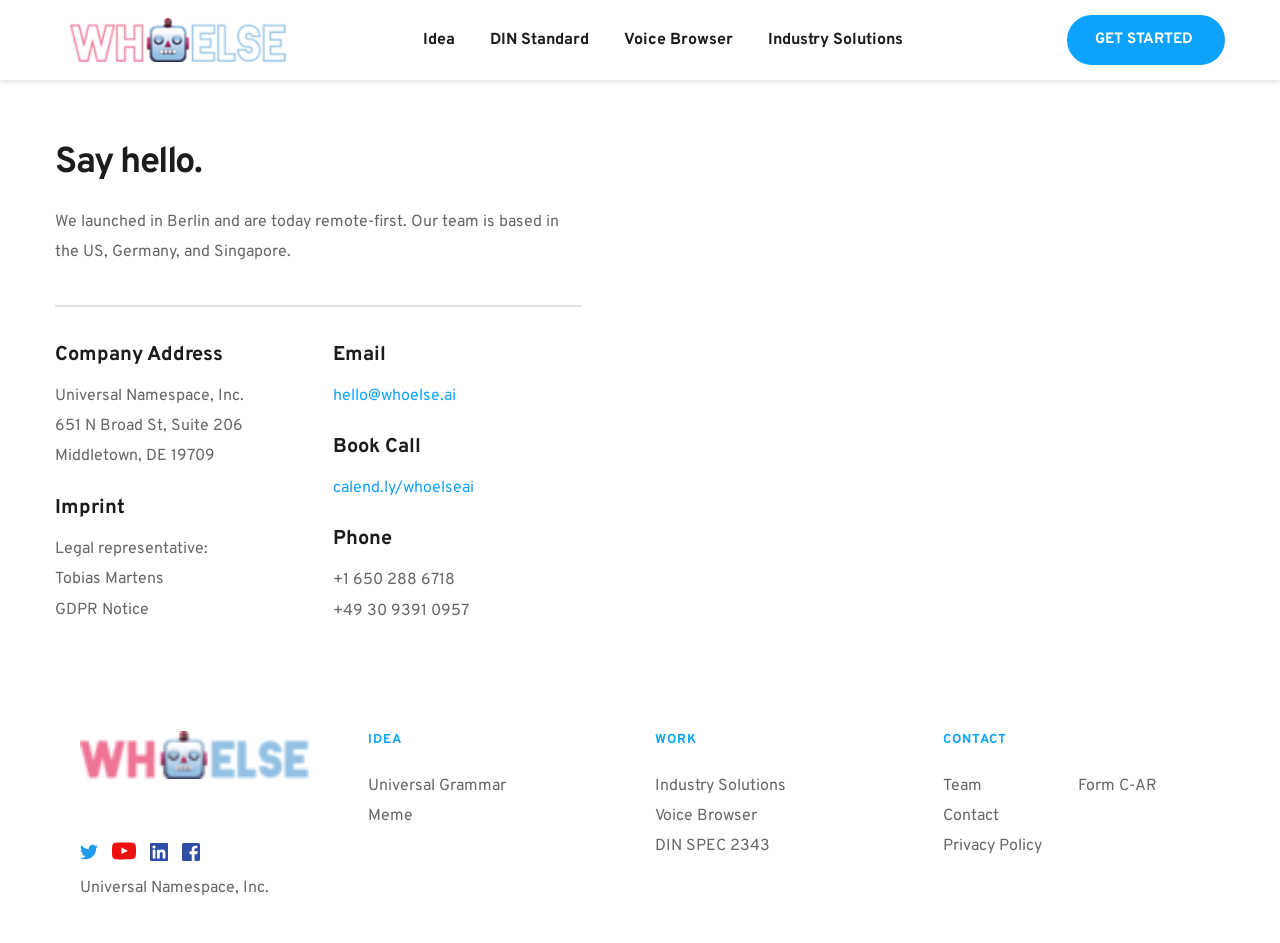
<file: contact.html>
<!DOCTYPE html><html lang="en"><head><meta charset="utf-8" /><meta property="og:site_name" content="whoelse.ai" /><meta property="og:type" content="website" /><meta property="og:url" content="https://www.whoelse.ai/contact" /><meta content="summary_large_image" name="twitter:card" />

        <meta property="og:title" content="Contact" />
    <meta name="twitter:title" content="Contact" />

    <meta property="og:description" content="" />
    <meta name="twitter:description" content="" />

                <meta property="og:image" content="assets/cloud-1de12d.becdn.net/f010a671589ae3ed1f527f3a5ce95b0c-6dc7bb998f49.png" />
        <meta property="twitter:image" content="assets/cloud-1de12d.becdn.net/f010a671589ae3ed1f527f3a5ce95b0c-6dc7bb998f49.png">
    
    <title>Contact | whoelse.ai</title>

    <meta name="description" content="whoelse.ai develops a new standard for voice AI interoperability. Open source, privacy-by-design, and based on ISO industry norms." />


    
    <link rel="canonical" href="contact.html" />

    

            <link rel="icon" href="assets/cloud-1de12d.becdn.net/061e14a4826322eefb3ba3371f8a4f56-400342e13ed8.png" sizes="32x32"/><link rel="icon" href="assets/cloud-1de12d.becdn.net/061e14a4826322eefb3ba3371f8a4f56-2505c8b49272.png" sizes="192x192"/><link rel="apple-touch-icon-precomposed" href="assets/cloud-1de12d.becdn.net/061e14a4826322eefb3ba3371f8a4f56-04e700225166.png"/><link href="assets/fonts.bunny.net/css-6e68897a5635.css" class="brz-link brz-link-google" type="text/css" rel="stylesheet"/><meta name="viewport" content="width=device-width, initial-scale=1"><link href="assets/b-cloud.becdn.net/group-1_2-pro.min-503de38d5008.css" class="brz-link brz-link-preview-lib-pro" media="print" onload="this.media='all'" data-brz-group="group-1_2" rel="stylesheet"/><link href="assets/b-cloud.becdn.net/main.base.pro.min-ec5774795894.css" class="brz-link brz-link-preview-pro" media="print" onload="this.media='all'" rel="stylesheet"/><link href="assets/b-cloud.becdn.net/main.base.min-fb11723bed6b.css" class="brz-link brz-link-preview" rel="stylesheet"/><style class="brz-style">.brz .brz-css-d-1n95ksq{padding:10px;max-width:100%;}@media(max-width:991px) and (min-width:768px){.brz .brz-css-d-1n95ksq{padding:0;}}@media(max-width:767px){.brz .brz-css-d-1n95ksq{padding:0;}}.brz .brz-css-d-x0dcve{z-index: auto;position:relative;margin:10px 0px 10px 0px;justify-content:center;padding:0;gap:20px 10px;}@media(min-width:991px){.brz .brz-css-d-x0dcve{position:relative;}.brz .brz-css-d-x0dcve{display:flex;}}@media(max-width:991px) and (min-width:768px){.brz .brz-css-d-x0dcve{position:relative;}.brz .brz-css-d-x0dcve{display:flex;}}@media(max-width:767px){.brz .brz-css-d-x0dcve{position:relative;}.brz .brz-css-d-x0dcve{display:flex;}}.brz .brz-css-d-x9rvyp{border:0px solid transparent;}@media(min-width:991px){.brz .brz-css-d-x9rvyp{max-width: calc(1 * var(--brz-section-container-max-width, 1170px));}}@media(max-width:991px) and (min-width:768px){.brz .brz-css-d-x9rvyp{max-width: 100%;}}@media(max-width:767px){.brz .brz-css-d-x9rvyp{max-width: 100%;}}@media(min-width:991px){.brz .brz-css-d-1qa21x7{display:block;}}@media(max-width:991px) and (min-width:768px){.brz .brz-css-d-1qa21x7{display:block;}}@media(max-width:767px){.brz .brz-css-d-1qa21x7{display:block;}}.brz .brz-css-d-1pmg9eu{padding:75px 0px 75px 0px;margin:0;}.brz .brz-css-d-1pmg9eu > .brz-bg{border-radius: 0px;}.brz .brz-css-d-1pmg9eu > .brz-bg{border:0px solid rgba(102, 115, 141, 0);}.brz .brz-css-d-1pmg9eu > .brz-bg:after{box-shadow:none;}.brz .brz-css-d-1pmg9eu > .brz-bg > .brz-bg-image{-webkit-mask-image: none;
                      mask-image: none;background-size:cover;background-repeat: no-repeat;}.brz .brz-css-d-1pmg9eu > .brz-bg > .brz-bg-image{background-image:none;filter:none;}.brz .brz-css-d-1pmg9eu > .brz-bg > .brz-bg-image:after{content: "";background-image:none;}.brz .brz-css-d-1pmg9eu > .brz-bg > .brz-bg-color{-webkit-mask-image: none;
                      mask-image: none;}.brz .brz-css-d-1pmg9eu > .brz-bg > .brz-bg-color{background-color:rgba(0, 0, 0, 0);background-image:none;}.brz .brz-css-d-1pmg9eu > .brz-bg > .brz-bg-shape__top{background-size: 100% 100px; height: 100px;transform: scale(1.02) rotateX(0deg) rotateY(0deg);z-index: auto;}.brz .brz-css-d-1pmg9eu > .brz-bg > .brz-bg-shape__top::after{background-image: none; -webkit-mask-image: none;background-size: 100% 100px; height: 100px;}.brz .brz-css-d-1pmg9eu > .brz-bg > .brz-bg-shape__bottom{background-size: 100% 100px; height: 100px;transform: scale(1.02) rotateX(-180deg) rotateY(-180deg);z-index: auto;}.brz .brz-css-d-1pmg9eu > .brz-bg > .brz-bg-shape__bottom::after{background-image: none; -webkit-mask-image: none;background-size: 100% 100px; height: 100px;}@media(max-width:991px) and (min-width:768px){.brz .brz-css-d-1pmg9eu{padding:50px 15px 50px 15px;}}@media(max-width:767px){.brz .brz-css-d-1pmg9eu{padding:25px 15px 25px 15px;}}.brz .brz-css-d-brzbnx{border:0px solid transparent;}@media(min-width:991px){.brz .brz-css-d-brzbnx{max-width: calc(1 * var(--brz-section-container-max-width, 1170px));}}@media(max-width:991px) and (min-width:768px){.brz .brz-css-d-brzbnx{max-width: 100%;}}@media(max-width:767px){.brz .brz-css-d-brzbnx{max-width: 100%;}}.brz .brz-css-d-1qti1dw:not(.brz-image--hovered){max-width: 100%;}.brz .brz-css-d-1qti1dw{height: auto;border-radius: 0px;mix-blend-mode:normal;}.brz .brz-css-d-1qti1dw{box-shadow:none;border:0px solid rgba(102, 115, 141, 0);}.brz .brz-css-d-1qti1dw .brz-picture:after{border-radius: 0px;}.brz .brz-css-d-1qti1dw .brz-picture:after{box-shadow:none;background-color:rgba(255, 255, 255, 0);background-image:none;}.brz .brz-css-d-1qti1dw .brz-picture{-webkit-mask-image: none;
                      mask-image: none;}.brz .brz-css-d-1qti1dw .brz-picture{filter:none;}.brz .brz-css-d-1qti1dw, .brz .brz-css-d-1qti1dw .brz-picture:after, .brz .brz-css-d-1qti1dw .brz-picture, .brz .brz-css-d-1qti1dw.brz-image--withHover img.brz-img, .brz .brz-css-d-1qti1dw.brz-image--withHover img.dynamic-image, .brz .brz-css-d-1qti1dw.brz-image--withHover .brz-img__hover{transition-duration:0.50s;transition-property: filter, box-shadow, background, border-radius, border-color;}@media(max-width:767px){.brz .brz-css-d-1qti1dw:not(.brz-image--hovered){max-width: 40%;}}.brz .brz-css-d-943lj0.brz-hover-animation__container{max-width: 100%;}@media(max-width:767px){.brz .brz-css-d-943lj0.brz-hover-animation__container{max-width: 40%;}}.brz .brz-css-d-rslmfq{padding-top: 20.5007%;}.brz .brz-css-d-rslmfq > .brz-img{position:absolute;width: 100%;}@media(max-width:991px) and (min-width:768px){.brz .brz-css-d-rslmfq{padding-top: 20.4972%;}}@media(max-width:767px){.brz .brz-css-d-rslmfq{padding-top: 20.5%;}}.brz .brz-css-d-1r3m6rx{width: 215.71px;height: 44.22px;margin-inline-start: -0.01px;margin-top: 0px;}@media(max-width:991px) and (min-width:768px){.brz .brz-css-d-1r3m6rx{width: 158.9px;height: 32.57px;margin-inline-start: 0px;}}@media(max-width:767px){.brz .brz-css-d-1r3m6rx{width: 172px;height: 35.26px;margin-inline-start: 0px;}}.brz .brz-css-d-xbidpt .brz-mm-menu__icon{transition-duration:0.50s;transition-property: filter, color, background, border-color, box-shadow;}@media(min-width:991px){.brz .brz-css-d-xbidpt .brz-mm-menu__icon{display:none;width:18px;}.brz .brz-css-d-xbidpt .brz-mm-menu__icon{color:rgba(51, 51, 51, 1);}.brz .brz-css-d-xbidpt .brz-menu{display:flex;}}@media(max-width:991px) and (min-width:768px){.brz .brz-css-d-xbidpt .brz-mm-menu__icon{display:flex;width:18px;}.brz .brz-css-d-xbidpt .brz-mm-menu__icon{color:rgba(51, 51, 51, 1);}.brz .brz-css-d-xbidpt .brz-menu{display:none;}}@media(max-width:767px){.brz .brz-css-d-xbidpt .brz-mm-menu__icon{display:flex;width:18px;}.brz .brz-css-d-xbidpt .brz-mm-menu__icon{color:rgba(51, 51, 51, 1);}.brz .brz-css-d-xbidpt .brz-menu{display:none;}}.brz .brz-css-d-19jehtk > .brz-menu__ul{font-family:var(--brz-buttonfontfamily, initial);display: flex; flex-wrap: wrap; justify-content: inherit; align-items: center;max-width: none;margin: 0px -5px 0px -5px;}.brz .brz-css-d-19jehtk > .brz-menu__ul{color:rgba(0, 0, 0, 1);}.brz .brz-css-d-19jehtk > .brz-menu__ul > .brz-menu__item > .brz-a{flex-flow: row nowrap;padding:0px 5px 0px 5px;}.brz .brz-css-d-19jehtk > .brz-menu__ul > .brz-menu__item > .brz-a{color:rgba(0, 0, 0, 1);background-color:rgba(255, 255, 255, 0);}.brz .brz-css-d-19jehtk > .brz-menu__ul > .brz-menu__item.brz-menu__item--opened > .brz-a{color:rgba(0, 0, 0, 1);background-color:rgba(255, 255, 255, 0);}.brz .brz-css-d-19jehtk > .brz-menu__ul > .brz-menu__item.brz-menu__item--opened{color:rgba(0, 0, 0, 1);background-color: transparent;border:0px solid rgba(85, 85, 85, 1);}.brz .brz-css-d-19jehtk > .brz-menu__ul > .brz-menu__item.brz-menu__item--current:not(.brz-menu__item.brz-menu__item--current:active){color:rgba(0, 0, 0, 1);background-color:rgba(255, 255, 255, 0);border:0px solid rgba(85, 85, 85, 1);}.brz .brz-css-d-19jehtk > .brz-menu__ul > .brz-menu__item.brz-menu__item--current > .brz-a:not(.brz-a:active){color:rgba(0, 0, 0, 1);background-color:rgba(255, 255, 255, 0);}.brz .brz-css-d-19jehtk > .brz-menu__ul > .brz-menu__item > .brz-a > .brz-icon-svg{margin:0; margin-inline-end:15px;}.brz .brz-css-d-19jehtk > .brz-menu__ul > .brz-menu__item > .brz-a > .brz-icon-svg.brz-icon-svg-custom{background-color:rgba(0, 0, 0, 1);}.brz .brz-css-d-19jehtk > .brz-menu__ul > .brz-menu__item.brz-menu__item--current > .brz-a:not(.brz-a:active) > .brz-icon-svg.brz-icon-svg-custom{background-color:rgba(0, 0, 0, 1);}.brz .brz-css-d-19jehtk > .brz-menu__ul > .brz-menu__item.brz-menu__item--current:not(.brz-menu__item.brz-menu__item--current:active) > .brz-icon-svg.brz-icon-svg-custom{background-color:rgba(0, 0, 0, 1);}.brz .brz-css-d-19jehtk > .brz-menu__ul > .brz-menu__item{border-radius: 0px;}.brz .brz-css-d-19jehtk > .brz-menu__ul > .brz-menu__item{color:rgba(0, 0, 0, 1);background-color: transparent;border:0px solid rgba(85, 85, 85, 1);}.brz .brz-css-d-19jehtk > .brz-menu__ul > .brz-menu__item > a{border-radius: 0px;}.brz .brz-css-d-19jehtk > .brz-menu__ul > .brz-menu__item-dropdown .brz-menu__sub-menu{font-family:var(--brz-buttonfontfamily, initial);border-radius: 0px;}.brz .brz-css-d-19jehtk > .brz-menu__ul > .brz-menu__item-dropdown .brz-menu__sub-menu{color:rgba(255, 255, 255, 1);background-color:rgba(51, 51, 51, 1);box-shadow:none;}.brz .brz-css-d-19jehtk > .brz-menu__ul > .brz-menu__item-dropdown .brz-menu__sub-menu .brz-menu__item > .brz-a{flex-flow: row nowrap;}.brz .brz-css-d-19jehtk > .brz-menu__ul > .brz-menu__item-dropdown .brz-menu__sub-menu .brz-a:hover{color:rgba(255, 255, 255, 1);}.brz .brz-css-d-19jehtk > .brz-menu__ul > .brz-menu__item-dropdown .brz-menu__sub-menu .brz-a > .brz-icon-svg{margin:0; margin-inline-end: 15px;font-size:12px;}.brz .brz-css-d-19jehtk > .brz-menu__ul > .brz-menu__item-dropdown .brz-menu__sub-menu > .brz-menu__item.brz-menu__item--current > .brz-a{color:rgba(255, 255, 255, 1);}.brz .brz-css-d-19jehtk > .brz-menu__ul > .brz-menu__item-dropdown > .brz-menu__item--current .brz-menu__sub-menu{box-shadow:none;}.brz .brz-css-d-19jehtk > .brz-menu__ul > .brz-menu__item-dropdown .brz-menu__sub-menu > .brz-menu__item > .brz-a > .brz-icon-svg.brz-icon-svg-custom{background-color:rgba(255, 255, 255, 1);}.brz .brz-css-d-19jehtk > .brz-menu__ul > .brz-menu__item-dropdown .brz-menu__sub-menu > .brz-menu__item:not(.brz-menu__item.brz-menu__item--current) > .brz-a > .brz-icon-svg.brz-icon-svg-custom{background-color:rgba(255, 255, 255, 1);}.brz .brz-css-d-19jehtk > .brz-menu__ul > .brz-menu__item-dropdown .brz-menu__sub-menu > .brz-menu__item.brz-menu__item--current > .brz-a > .brz-icon-svg.brz-icon-svg-custom{background-color:rgba(255, 255, 255, 1);}.brz .brz-css-d-19jehtk > .brz-menu__ul > .brz-menu__item-dropdown .brz-menu__item{background-color:rgba(51, 51, 51, 1);color:rgba(255, 255, 255, 1);}.brz .brz-css-d-19jehtk > .brz-menu__ul > .brz-menu__item-dropdown .brz-menu__sub-menu .brz-menu__item-dropdown .brz-a:hover:after{border-color: rgba(255, 255, 255, 1);}.brz .brz-css-d-19jehtk > .brz-menu__ul > .brz-menu__item-dropdown .brz-menu__sub-menu > .brz-menu__item{border-bottom: 1px solid rgba(85, 85, 85, 1);}.brz .brz-css-d-19jehtk .brz-menu__item-dropdown .brz-menu__item, .brz .brz-css-d-19jehtk .brz-menu__sub-menu .brz-menu__item-dropdown .brz-a:after, .brz .brz-css-d-19jehtk .brz-menu__sub-menu > .brz-menu__item.brz-menu__item--current > .brz-a > .brz-icon-svg.brz-icon-svg-custom, .brz .brz-css-d-19jehtk .brz-menu__sub-menu > .brz-menu__item:not(.brz-menu__item.brz-menu__item--current) > .brz-a > .brz-icon-svg.brz-icon-svg-custom, .brz .brz-css-d-19jehtk .brz-menu__sub-menu > .brz-menu__item > .brz-a > .brz-icon-svg.brz-icon-svg-custom, .brz .brz-css-d-19jehtk .brz-menu__item--current .brz-menu__sub-menu, .brz .brz-css-d-19jehtk .brz-menu__sub-menu > .brz-menu__item.brz-menu__item--current, .brz .brz-css-d-19jehtk .brz-menu__ul, .brz .brz-css-d-19jehtk .brz-menu__ul > .brz-menu__item > .brz-a, .brz .brz-css-d-19jehtk .brz-menu__ul > .brz-menu__item.brz-menu__item--opened > .brz-a, .brz .brz-css-d-19jehtk .brz-menu__ul > .brz-menu__item.brz-menu__item--opened, .brz .brz-css-d-19jehtk .brz-menu__ul > .brz-menu__item.brz-menu__item--current:not(.brz-menu__item.brz-menu__item--current:active), .brz .brz-css-d-19jehtk .brz-menu__ul > .brz-menu__item.brz-menu__item--current > .brz-a:not(.brz-a:active), .brz .brz-css-d-19jehtk .brz-menu__ul > .brz-menu__item > .brz-a > .brz-icon-svg.brz-icon-svg-custom, .brz .brz-css-d-19jehtk .brz-menu__ul > .brz-menu__item.brz-menu__item--current > .brz-a:not(.brz-a:active) > .brz-icon-svg.brz-icon-svg-custom, .brz .brz-css-d-19jehtk .brz-menu__ul > .brz-menu__item.brz-menu__item--current:not(.brz-menu__item.brz-menu__item--current:active) > .brz-icon-svg.brz-icon-svg-custom, .brz .brz-css-d-19jehtk .brz-menu__ul > .brz-menu__item, .brz .brz-css-d-19jehtk .brz-menu__sub-menu, .brz .brz-css-d-19jehtk:hover .brz-menu__sub-menu .brz-a, .brz .brz-css-d-19jehtk .brz-menu__sub-menu > .brz-menu__item.brz-menu__item--current > .brz-a, .brz .brz-css-d-19jehtk .brz-menu__sub-menu > .brz-menu__item.brz-menu__item--current{transition-duration:0.50s;transition-property: filter, color, background, border-color, box-shadow;}@media(min-width:991px){.brz .brz-css-d-19jehtk > .brz-menu__ul{font-size:var(--brz-buttonfontsize, initial);font-weight:var(--brz-buttonfontweight, initial);line-height:var(--brz-buttonlineheight, initial);letter-spacing:var(--brz-buttonletterspacing, initial);font-variation-settings:var(--brz-buttonfontvariation, initial);font-weight:var(--brz-buttonbold, initial);font-style:var(--brz-buttonitalic, initial);text-decoration:var(--brz-buttontextdecoration, initial) !important;text-transform:var(--brz-buttontexttransform, initial) !important;}.brz .brz-css-d-19jehtk > .brz-menu__ul > .brz-menu__item > .brz-a > .brz-icon-svg{font-size:12px;}.brz .brz-css-d-19jehtk > .brz-menu__ul > .brz-menu__item{padding-top:0px; padding-bottom:0px; margin-right:5px; margin-left:5px;}.brz .brz-css-d-19jehtk > .brz-menu__ul > .brz-menu__item-dropdown .brz-menu__sub-menu{font-size:var(--brz-buttonfontsize, initial);font-weight:var(--brz-buttonfontweight, initial);line-height:var(--brz-buttonlineheight, initial);letter-spacing:var(--brz-buttonletterspacing, initial);font-variation-settings:var(--brz-buttonfontvariation, initial);font-weight:var(--brz-buttonbold, initial);font-style:var(--brz-buttonitalic, initial);text-decoration:var(--brz-buttontextdecoration, initial) !important;text-transform:var(--brz-buttontexttransform, initial) !important;position:absolute; top: 0; width: 305px;}.brz .brz-css-d-19jehtk > .brz-menu__ul > .brz-menu__item-dropdown [data-popper-placement='left-start']{inset-inline-end: calc(100% + 5px);}.brz .brz-css-d-19jehtk > .brz-menu__ul > .brz-menu__item-dropdown [data-popper-placement='right-start']{inset-inline-start: calc(100% + 5px);}.brz .brz-css-d-19jehtk > .brz-menu__ul > .brz-menu__item-dropdown > .brz-menu__sub-menu{top: calc(100% + 5px); width: 300px;}.brz .brz-css-d-19jehtk > .brz-menu__ul > .brz-menu__item-dropdown > [data-popper-placement='left-start']{right: 0;}.brz .brz-css-d-19jehtk > .brz-menu__ul > .brz-menu__item-dropdown > [data-popper-placement='right-start']{inset-inline-start: 0;}.brz .brz-css-d-19jehtk > .brz-menu__ul > .brz-menu__item-mega-menu .brz-mega-menu__dropdown{display:none;}}@media(max-width:991px) and (min-width:768px){.brz .brz-css-d-19jehtk > .brz-menu__ul{font-size:var(--brz-buttontabletfontsize, initial);font-weight:var(--brz-buttontabletfontweight, initial);line-height:var(--brz-buttontabletlineheight, initial);letter-spacing:var(--brz-buttontabletletterspacing, initial);font-variation-settings:var(--brz-buttontabletfontvariation, initial);font-weight:var(--brz-buttontabletbold, initial);font-style:var(--brz-buttontabletitalic, initial);text-decoration:var(--brz-buttontablettextdecoration, initial) !important;text-transform:var(--brz-buttontablettexttransform, initial) !important;}.brz .brz-css-d-19jehtk > .brz-menu__ul > .brz-menu__item > .brz-a > .brz-icon-svg{font-size:12px;}.brz .brz-css-d-19jehtk > .brz-menu__ul > .brz-menu__item{padding-top:0px; padding-bottom:0px; margin-right:5px; margin-left:5px;}.brz .brz-css-d-19jehtk > .brz-menu__ul > .brz-menu__item-dropdown .brz-menu__sub-menu{font-size:var(--brz-buttontabletfontsize, initial);font-weight:var(--brz-buttontabletfontweight, initial);line-height:var(--brz-buttontabletlineheight, initial);letter-spacing:var(--brz-buttontabletletterspacing, initial);font-variation-settings:var(--brz-buttontabletfontvariation, initial);font-weight:var(--brz-buttontabletbold, initial);font-style:var(--brz-buttontabletitalic, initial);text-decoration:var(--brz-buttontablettextdecoration, initial) !important;text-transform:var(--brz-buttontablettexttransform, initial) !important;position:absolute; top: 0; width: 305px;}.brz .brz-css-d-19jehtk > .brz-menu__ul > .brz-menu__item-dropdown > .brz-menu__sub-menu{top: calc(100% + 5px); width: 300px;}.brz .brz-css-d-19jehtk > .brz-menu__ul > .brz-menu__item-dropdown > [data-popper-placement='left-start']{right: 0;}.brz .brz-css-d-19jehtk > .brz-menu__ul > .brz-menu__item-dropdown > [data-popper-placement='right-start']{inset-inline-start: 0;}.brz .brz-css-d-19jehtk > .brz-menu__ul > .brz-menu__item-dropdown .brz-menu__sub-menu .brz-menu__item-dropdown > .brz-a:after{border-right-style: solid; border-left-style: none;}.brz .brz-css-d-19jehtk > .brz-menu__ul > .brz-menu__item-dropdown .brz-menu__sub-menu .brz-menu__item-dropdown .brz-menu__sub-menu{position:relative; top: auto; inset-inline-start: auto; transform: translate(0, 0); height: 0; overflow: hidden;}.brz .brz-css-d-19jehtk > .brz-menu__ul > .brz-menu__item-dropdown .brz-menu__sub-menu .brz-menu__item--opened > .brz-menu__sub-menu{height: auto; width: 100%; left: auto; right: auto;}.brz .brz-css-d-19jehtk.brz-menu__preview > .brz-menu__ul > .brz-menu__item-dropdown .brz-menu__sub-menu .brz-menu__item > .brz-menu__sub-menu{height: auto; width: 100%; left: auto; right: auto;}.brz .brz-css-d-19jehtk > .brz-menu__ul > .brz-menu__item-mega-menu .brz-mega-menu__dropdown{display:none;}}@media(max-width:767px){.brz .brz-css-d-19jehtk > .brz-menu__ul{font-size:var(--brz-buttonmobilefontsize, initial);font-weight:var(--brz-buttonmobilefontweight, initial);line-height:var(--brz-buttonmobilelineheight, initial);letter-spacing:var(--brz-buttonmobileletterspacing, initial);font-variation-settings:var(--brz-buttonmobilefontvariation, initial);font-weight:var(--brz-buttonmobilebold, initial);font-style:var(--brz-buttonmobileitalic, initial);text-decoration:var(--brz-buttonmobiletextdecoration, initial) !important;text-transform:var(--brz-buttonmobiletexttransform, initial) !important;}.brz .brz-css-d-19jehtk > .brz-menu__ul > .brz-menu__item > .brz-a > .brz-icon-svg{font-size:12px;}.brz .brz-css-d-19jehtk > .brz-menu__ul > .brz-menu__item{padding-top:0px; padding-bottom:0px; margin-right:5px; margin-left:5px;}.brz .brz-css-d-19jehtk > .brz-menu__ul > .brz-menu__item-dropdown .brz-menu__sub-menu{font-size:var(--brz-buttonmobilefontsize, initial);font-weight:var(--brz-buttonmobilefontweight, initial);line-height:var(--brz-buttonmobilelineheight, initial);letter-spacing:var(--brz-buttonmobileletterspacing, initial);font-variation-settings:var(--brz-buttonmobilefontvariation, initial);font-weight:var(--brz-buttonmobilebold, initial);font-style:var(--brz-buttonmobileitalic, initial);text-decoration:var(--brz-buttonmobiletextdecoration, initial) !important;text-transform:var(--brz-buttonmobiletexttransform, initial) !important;position:absolute; top: 0; width: 305px;}.brz .brz-css-d-19jehtk > .brz-menu__ul > .brz-menu__item-dropdown > .brz-menu__sub-menu{top: calc(100% + 5px); width: 300px;}.brz .brz-css-d-19jehtk > .brz-menu__ul > .brz-menu__item-dropdown > [data-popper-placement='left-start']{right: 0;}.brz .brz-css-d-19jehtk > .brz-menu__ul > .brz-menu__item-dropdown > [data-popper-placement='right-start']{inset-inline-start: 0;}.brz .brz-css-d-19jehtk > .brz-menu__ul > .brz-menu__item-dropdown .brz-menu__sub-menu .brz-menu__item-dropdown > .brz-a:after{border-right-style: solid; border-left-style: none;}.brz .brz-css-d-19jehtk > .brz-menu__ul > .brz-menu__item-dropdown .brz-menu__sub-menu .brz-menu__item-dropdown .brz-menu__sub-menu{position:relative; top: auto; inset-inline-start: auto; transform: translate(0, 0); height: 0; overflow: hidden;}.brz .brz-css-d-19jehtk > .brz-menu__ul > .brz-menu__item-dropdown .brz-menu__sub-menu .brz-menu__item--opened > .brz-menu__sub-menu{height: auto; width: 100%; left: auto; right: auto;}.brz .brz-css-d-19jehtk.brz-menu__preview > .brz-menu__ul > .brz-menu__item-dropdown .brz-menu__sub-menu .brz-menu__item > .brz-menu__sub-menu{height: auto; width: 100%; left: auto; right: auto;}.brz .brz-css-d-19jehtk > .brz-menu__ul > .brz-menu__item-mega-menu .brz-mega-menu__dropdown{display:block;}}.brz .brz-css-d-dh5ser .brz-mm-navbar .brz-mm-close{font-size:16px;margin:0;padding:10px 15px 10px 10px;}.brz .brz-css-d-dh5ser .brz-mm-navbar .brz-mm-close{color:rgba(255, 255, 255, 1);background-color:#333333;}.brz .brz-css-d-dh5ser .brz-menu__item{font-family:var(--brz-buttonfontfamily, initial);}.brz .brz-css-d-dh5ser .brz-menu__item{color:rgba(255, 255, 255, 1);border-color: rgba(85, 85, 85, 1);}.brz nav.brz-mm-menu.brz-css-d-dh5ser{background-color:rgba(51, 51, 51, 0.8);}.brz .brz-css-d-dh5ser.brz-mm-menu .brz-menu__item .brz-mm-listitem__text{padding:10px 20px 10px 20px;flex-flow: row nowrap;}.brz .brz-css-d-dh5ser .brz-menu__item:hover > .brz-mm-listitem__text{color:rgba(255, 255, 255, 1);}.brz .brz-css-d-dh5ser .brz-menu__item .brz-mm-menu__item__icon.brz-icon-svg-custom{background-color:rgba(255, 255, 255, 1);}.brz .brz-css-d-dh5ser .brz-mm-navbar{color:rgba(255, 255, 255, 1);}.brz .brz-css-d-dh5ser .brz-menu__item.brz-mm-listitem_opened{color:rgba(255, 255, 255, 1);}.brz .brz-css-d-dh5ser.brz-mm-menu.brz-mm-menu_theme-dark.brz-mm-menu_opened .brz-mm-panels{background-image:none;}.brz .brz-css-d-dh5ser.brz-mm-menu.brz-mm-menu_theme-dark .brz-mm-panels, .brz .brz-css-d-dh5ser .brz-mm-panels > .brz-mm-panel:before{background-image:none;background-color:rgba(51, 51, 51, 0.8);}.brz .brz-css-d-dh5ser.brz-mm-menu.brz-mm-menu_theme-dark .brz-mm-panels, .brz .brz-css-d-dh5ser .brz-mm-panels > .brz-mm-panel{background-color:rgba(51, 51, 51, 0.8);}.brz .brz-css-d-dh5ser .brz-mm-panels > .brz-mm-panel{background-image:none;background-color:rgba(51, 51, 51, 0.8);}.brz .brz-css-d-dh5ser.brz-mm-menu.brz-mm-menu_theme-dark .brz-mm-navbar.brz-mm-listitem .brz-mm-listitem_opened > .brz-mm-listitem__text:after{border-color: rgba(85, 85, 85, 1);}.brz .brz-css-d-dh5ser .brz-mm-listitem{border-color: rgba(85, 85, 85, 1);}.brz .brz-css-d-dh5ser  .brz-menu__item.brz-menu__item--current:not(.brz-menu__item.brz-menu__item--current:active){color:rgba(255, 255, 255, 1);}.brz .brz-css-d-dh5ser .brz-menu__item.brz-menu__item--current:not(brz-menu__item.brz-menu__item--current:active):hover > .brz-mm-listitem__text{color:rgba(255, 255, 255, 1);}.brz .brz-css-d-dh5ser  .brz-menu__item.brz-menu__item--current:not(brz-menu__item.brz-menu__item--current:active) > .brz-mm-listitem__text > .brz-icon-svg.brz-icon-svg-custom{background-color:rgba(255, 255, 255, 1);}.brz .brz-css-d-dh5ser .brz-mm-listitem, .brz .brz-css-d-dh5ser.brz-mm-menu.brz-mm-menu_theme-dark .brz-mm-navbar.brz-mm-listitem .brz-mm-listitem_opened > .brz-mm-listitem__text:after, .brz .brz-css-d-dh5ser .brz-menu__item, .brz .brz-css-d-dh5ser.brz-mm-menu.brz-mm-menu_theme-dark .brz-mm-panels, .brz .brz-css-d-dh5ser .brz-mm-panels > .brz-mm-panel, .brz .brz-css-d-dh5ser.brz-mm-menu.brz-mm-menu_theme-dark .brz-mm-panels, .brz .brz-css-d-dh5ser .brz-mm-panels > .brz-mm-panel:before, .brz .brz-css-d-dh5ser .brz-menu__item.brz-mm-listitem_opened, .brz .brz-css-d-dh5ser .brz-mm-navbar, .brz nav.brz-mm-menu.brz-css-d-dh5ser, .brz .brz-css-d-dh5ser .brz-menu__item > .brz-mm-listitem__text, .brz .brz-css-d-dh5ser .brz-menu__item .brz-mm-menu__item__icon.brz-icon-svg-custom{transition-duration:0.50s;transition-property: filter, color, background, border-color, box-shadow;}@media(min-width:991px){.brz .brz-css-d-dh5ser .brz-mm-navbar .brz-mm-close{transition-duration:0.30s;}.brz .brz-css-d-dh5ser .brz-menu__item{font-size:var(--brz-buttonfontsize, initial);font-weight:var(--brz-buttonfontweight, initial);line-height:var(--brz-buttonlineheight, initial);letter-spacing:var(--brz-buttonletterspacing, initial);font-variation-settings:var(--brz-buttonfontvariation, initial);font-weight:var(--brz-buttonbold, initial);font-style:var(--brz-buttonitalic, initial);text-decoration:var(--brz-buttontextdecoration, initial) !important;text-transform:var(--brz-buttontexttransform, initial) !important;}.brz .brz-css-d-dh5ser .brz-menu__item .brz-a{justify-content:flex-start;text-align:start;}.brz .brz-css-d-dh5ser .brz-mm-menu__item__icon{margin:0 15px 0 0;font-size:12px;}.brz .brz-css-d-dh5ser .brz-mm-navbar{font-family:var(--brz-buttonfontfamily, initial);font-size:var(--brz-buttonfontsize, initial);font-weight:var(--brz-buttonfontweight, initial);line-height:var(--brz-buttonlineheight, initial);letter-spacing:var(--brz-buttonletterspacing, initial);font-variation-settings:var(--brz-buttonfontvariation, initial);font-weight:var(--brz-buttonbold, initial);font-style:var(--brz-buttonitalic, initial);text-decoration:var(--brz-buttontextdecoration, initial) !important;text-transform:var(--brz-buttontexttransform, initial) !important;border-color: rgba(85, 85, 85, 1);}.brz .brz-css-d-dh5ser.brz-mm-menu .brz-mm-listitem_vertical .brz-mm-btn_next{height: calc(var(--brz-buttonlineheight, initial) * var(--brz-buttonfontsize, initial) + 10px + 10px); padding-right: 20px;}}@media(max-width:991px) and (min-width:768px){.brz .brz-css-d-dh5ser .brz-mm-navbar .brz-mm-close{transition-duration:0.30s;}.brz .brz-css-d-dh5ser .brz-menu__item{font-size:var(--brz-buttontabletfontsize, initial);font-weight:var(--brz-buttontabletfontweight, initial);line-height:var(--brz-buttontabletlineheight, initial);letter-spacing:var(--brz-buttontabletletterspacing, initial);font-variation-settings:var(--brz-buttontabletfontvariation, initial);font-weight:var(--brz-buttontabletbold, initial);font-style:var(--brz-buttontabletitalic, initial);text-decoration:var(--brz-buttontablettextdecoration, initial) !important;text-transform:var(--brz-buttontablettexttransform, initial) !important;}.brz .brz-css-d-dh5ser .brz-menu__item .brz-a{justify-content:flex-start;text-align:start;}.brz .brz-css-d-dh5ser .brz-mm-menu__item__icon{margin:0 15px 0 0;font-size:12px;}.brz .brz-css-d-dh5ser .brz-mm-navbar{font-family:var(--brz-buttonfontfamily, initial);font-size:var(--brz-buttontabletfontsize, initial);font-weight:var(--brz-buttontabletfontweight, initial);line-height:var(--brz-buttontabletlineheight, initial);letter-spacing:var(--brz-buttontabletletterspacing, initial);font-variation-settings:var(--brz-buttontabletfontvariation, initial);font-weight:var(--brz-buttontabletbold, initial);font-style:var(--brz-buttontabletitalic, initial);text-decoration:var(--brz-buttontablettextdecoration, initial) !important;text-transform:var(--brz-buttontablettexttransform, initial) !important;border-color: rgba(85, 85, 85, 1);}.brz .brz-css-d-dh5ser.brz-mm-menu .brz-mm-listitem_vertical .brz-mm-btn_next{height: calc(var(--brz-buttontabletlineheight, initial) * var(--brz-buttontabletfontsize, initial) + 10px + 10px); padding-right: 20px;}}@media(max-width:767px){.brz .brz-css-d-dh5ser .brz-mm-navbar .brz-mm-close{transition-duration:0.30s;}.brz .brz-css-d-dh5ser .brz-menu__item{font-size:var(--brz-buttonmobilefontsize, initial);font-weight:var(--brz-buttonmobilefontweight, initial);line-height:var(--brz-buttonmobilelineheight, initial);letter-spacing:var(--brz-buttonmobileletterspacing, initial);font-variation-settings:var(--brz-buttonmobilefontvariation, initial);font-weight:var(--brz-buttonmobilebold, initial);font-style:var(--brz-buttonmobileitalic, initial);text-decoration:var(--brz-buttonmobiletextdecoration, initial) !important;text-transform:var(--brz-buttonmobiletexttransform, initial) !important;}.brz .brz-css-d-dh5ser .brz-menu__item .brz-a{justify-content:flex-start;text-align:start;}.brz .brz-css-d-dh5ser .brz-mm-menu__item__icon{margin:0 15px 0 0;font-size:12px;}.brz .brz-css-d-dh5ser .brz-mm-navbar{font-family:var(--brz-buttonfontfamily, initial);font-size:var(--brz-buttonmobilefontsize, initial);font-weight:var(--brz-buttonmobilefontweight, initial);line-height:var(--brz-buttonmobilelineheight, initial);letter-spacing:var(--brz-buttonmobileletterspacing, initial);font-variation-settings:var(--brz-buttonmobilefontvariation, initial);font-weight:var(--brz-buttonmobilebold, initial);font-style:var(--brz-buttonmobileitalic, initial);text-decoration:var(--brz-buttonmobiletextdecoration, initial) !important;text-transform:var(--brz-buttonmobiletexttransform, initial) !important;border-color: rgba(85, 85, 85, 1);}.brz .brz-css-d-dh5ser.brz-mm-menu .brz-mm-listitem_vertical .brz-mm-btn_next{height: calc(var(--brz-buttonmobilelineheight, initial) * var(--brz-buttonmobilefontsize, initial) + 10px + 10px); padding-right: 20px;}}.brz .brz-css-d-oh3bvl{padding:75px 0px 75px 0px;}.brz .brz-css-d-oh3bvl > .brz-bg{border-radius: 0px;mix-blend-mode:normal;}.brz .brz-css-d-oh3bvl > .brz-bg{border:0px solid rgba(102, 115, 141, 0);}.brz .brz-css-d-oh3bvl > .brz-bg > .brz-bg-image{background-size:cover;background-repeat: no-repeat;-webkit-mask-image: none;
                      mask-image: none;}.brz .brz-css-d-oh3bvl > .brz-bg > .brz-bg-image{background-image:none;filter:none;display:block;}.brz .brz-css-d-oh3bvl > .brz-bg > .brz-bg-image:after{content: "";background-image:none;}.brz .brz-css-d-oh3bvl > .brz-bg > .brz-bg-color{-webkit-mask-image: none;
                      mask-image: none;}.brz .brz-css-d-oh3bvl > .brz-bg > .brz-bg-color{background-color:rgba(0, 0, 0, 0);background-image:none;}.brz .brz-css-d-oh3bvl > .brz-bg > .brz-bg-map{display:none;}.brz .brz-css-d-oh3bvl > .brz-bg > .brz-bg-map{filter:none;}.brz .brz-css-d-oh3bvl > .brz-bg > .brz-bg-video{display:none;}.brz .brz-css-d-oh3bvl > .brz-bg > .brz-bg-video{filter:none;}.brz .brz-css-d-oh3bvl > .brz-bg > .brz-bg-shape__top{background-size: 100% 100px; height: 100px;transform: scale(1.02) rotateX(0deg) rotateY(0deg);z-index: auto;}.brz .brz-css-d-oh3bvl > .brz-bg > .brz-bg-shape__top::after{background-image: none; -webkit-mask-image: none;background-size: 100% 100px; height: 100px;}.brz .brz-css-d-oh3bvl > .brz-bg > .brz-bg-shape__bottom{background-size: 100% 100px; height: 100px;transform: scale(1.02) rotateX(-180deg) rotateY(-180deg);z-index: auto;}.brz .brz-css-d-oh3bvl > .brz-bg > .brz-bg-shape__bottom::after{background-image: none; -webkit-mask-image: none;background-size: 100% 100px; height: 100px;}.brz .brz-css-d-oh3bvl > .brz-bg > .brz-bg-slideshow  .brz-bg-slideshow-item{display: none;background-position: 50% 50%;}.brz .brz-css-d-oh3bvl > .brz-bg > .brz-bg-slideshow  .brz-bg-slideshow-item{filter:none;}.brz .brz-css-d-oh3bvl > .brz-bg, .brz .brz-css-d-oh3bvl > .brz-bg > .brz-bg-image, .brz .brz-css-d-oh3bvl > .brz-bg > .brz-bg-map, .brz .brz-css-d-oh3bvl > .brz-bg > .brz-bg-color, .brz .brz-css-d-oh3bvl > .brz-bg > .brz-bg-video{transition-duration:0.50s;transition-property: filter, box-shadow, background, border-radius, border-color;}@media(min-width:991px){.brz .brz-css-d-oh3bvl > .brz-bg > .brz-bg-image{background-attachment:scroll;}}@media(max-width:991px) and (min-width:768px){.brz .brz-css-d-oh3bvl{padding:50px 15px 50px 15px;}}@media(max-width:767px){.brz .brz-css-d-oh3bvl{padding:25px 15px 25px 15px;}}.brz .brz-css-d-1syz9i2.brz-btn--hover:not(.brz-btn--hover-in), .brz .brz-css-d-1syz9i2.brz-btn--hover-in:before{background-color:rgba(var(--brz-global-color3),1);background-image:none;}.brz .brz-css-d-1syz9i2.brz-btn--hover:not(.brz-btn--hover-in):before, .brz .brz-css-d-1syz9i2.brz-btn--hover-in{background-color: rgba(var(--brz-global-color3),0.8);background-image:none;}.brz .brz-css-d-1syz9i2.brz-btn--hover:not(.brz-btn--hover-in), .brz .brz-css-d-1syz9i2.brz-btn--hover-in:before, .brz .brz-css-d-1syz9i2.brz-btn--hover:not(.brz-btn--hover-in):before, .brz .brz-css-d-1syz9i2.brz-btn--hover-in{transition-duration:0.6s;}@media(min-width:991px){.brz .brz-css-d-1syz9i2.brz-back-pulse:before{animation-duration:0.6s;}}@media(max-width:991px) and (min-width:768px){.brz .brz-css-d-1syz9i2.brz-back-pulse:before{animation-duration:0.6s;}}@media(max-width:767px){.brz .brz-css-d-1syz9i2.brz-back-pulse:before{animation-duration:0.6s;}}.brz .brz-css-d-13c78oe.brz-btn{font-family:var(--brz-buttonfontfamily, initial);font-weight:var(--brz-buttonfontweight, initial);font-size:var(--brz-buttonfontsize, initial);line-height:var(--brz-buttonlineheight, initial);letter-spacing:var(--brz-buttonletterspacing, initial);font-variation-settings:var(--brz-buttonfontvariation, initial);font-weight:var(--brz-buttonbold, initial);font-style:var(--brz-buttonitalic, initial);text-decoration:var(--brz-buttontextdecoration, initial) !important;text-transform:var(--brz-buttontexttransform, initial) !important;border-radius: 0;flex-flow:row-reverse nowrap;padding:14px 42px 14px 42px;padding: 14px 42px; width: auto;}.brz .brz-css-d-13c78oe.brz-btn{color:rgba(var(--brz-global-color8),1);border:2px solid rgba(var(--brz-global-color3),1);box-shadow:none;}.brz .brz-css-d-13c78oe.brz-btn:not(.brz-btn--hover){background-color:rgba(var(--brz-global-color3),1);background-image:none;}.brz .brz-css-d-13c78oe.brz-btn .brz-icon-svg-custom{background-color:rgba(var(--brz-global-color8),1);}.brz .brz-css-d-13c78oe.brz-btn.brz-btn-submit{color:rgba(var(--brz-global-color8),1);background-color:rgba(var(--brz-global-color3),1);background-image:none;}.brz .brz-css-d-13c78oe:after{height: unset;}.brz .brz-css-d-13c78oe .brz-btn--story-container{border:2px solid rgba(var(--brz-global-color3),1);flex-flow:row-reverse nowrap;border-radius: 0;}.brz .brz-css-d-13c78oe .brz-btn--story-container:after{height: unset;}.brz .brz-css-d-13c78oe.brz-btn, .brz .brz-css-d-13c78oe.brz-btn .brz-icon-svg-custom, .brz .brz-css-d-13c78oe.brz-btn.brz-btn-submit{transition-duration:0.50s;transition-property: filter, color, background, border-color, box-shadow;}@media(min-width:991px){.brz .brz-css-d-13c78oe.brz-btn:not(.brz-btn--hover):hover{background-color:rgba(var(--brz-global-color3),0.8);}.brz .brz-css-d-13c78oe.brz-btn.brz-btn-submit:hover{background-color:rgba(var(--brz-global-color3),0.8);}}@media(max-width:991px) and (min-width:768px){.brz .brz-css-d-13c78oe.brz-btn{font-weight:var(--brz-buttontabletfontweight, initial);font-size:var(--brz-buttontabletfontsize, initial);line-height:var(--brz-buttontabletlineheight, initial);letter-spacing:var(--brz-buttontabletletterspacing, initial);font-variation-settings:var(--brz-buttontabletfontvariation, initial);font-weight:var(--brz-buttontabletbold, initial);font-style:var(--brz-buttontabletitalic, initial);text-decoration:var(--brz-buttontablettextdecoration, initial) !important;text-transform:var(--brz-buttontablettexttransform, initial) !important;padding:11px 26px 11px 26px;padding: 11px 26px; width: auto;}}@media(max-width:767px){.brz .brz-css-d-13c78oe.brz-btn{font-weight:var(--brz-buttonmobilefontweight, initial);font-size:var(--brz-buttonmobilefontsize, initial);line-height:var(--brz-buttonmobilelineheight, initial);letter-spacing:var(--brz-buttonmobileletterspacing, initial);font-variation-settings:var(--brz-buttonmobilefontvariation, initial);font-weight:var(--brz-buttonmobilebold, initial);font-style:var(--brz-buttonmobileitalic, initial);text-decoration:var(--brz-buttonmobiletextdecoration, initial) !important;text-transform:var(--brz-buttonmobiletexttransform, initial) !important;padding:11px 26px 11px 26px;padding: 11px 26px; width: auto;}}.brz .brz-css-d-j7y22h{z-index: auto;flex:1 1 50%;max-width:50%;justify-content:flex-start;max-height:none;}.brz .brz-css-d-j7y22h .brz-columns__scroll-effect{justify-content:flex-start;}.brz .brz-css-d-j7y22h > .brz-bg{margin:0;mix-blend-mode:normal;border-radius: 0px;}.brz .brz-css-d-j7y22h > .brz-bg{border:0px solid rgba(102, 115, 141, 0);box-shadow:none;}.brz .brz-css-d-j7y22h > .brz-bg > .brz-bg-image{background-size:cover;background-repeat: no-repeat;-webkit-mask-image: none;
                      mask-image: none;}.brz .brz-css-d-j7y22h > .brz-bg > .brz-bg-image{background-image:none;filter:none;display:block;}.brz .brz-css-d-j7y22h > .brz-bg > .brz-bg-image:after{content: "";background-image:none;}.brz .brz-css-d-j7y22h > .brz-bg > .brz-bg-color{-webkit-mask-image: none;
                      mask-image: none;}.brz .brz-css-d-j7y22h > .brz-bg > .brz-bg-color{background-color:rgba(0, 0, 0, 0);background-image:none;}.brz .brz-css-d-j7y22h > .brz-bg > .brz-bg-map{display:none;}.brz .brz-css-d-j7y22h > .brz-bg > .brz-bg-map{filter:none;}.brz .brz-css-d-j7y22h > .brz-bg > .brz-bg-video{display:none;}.brz .brz-css-d-j7y22h > .brz-bg > .brz-bg-video{filter:none;}.brz .brz-css-d-j7y22h > .brz-bg, .brz .brz-css-d-j7y22h > .brz-bg > .brz-bg-image, .brz .brz-css-d-j7y22h > .brz-bg > .brz-bg-color{transition-duration:0.50s;transition-property: filter, box-shadow, background, border-radius, border-color;}@media(max-width:767px){.brz .brz-css-d-j7y22h{flex:1 1 100%;max-width:100%;}.brz .brz-css-d-j7y22h > .brz-bg{margin:10px 0px 10px 0px;}}.brz .brz-css-d-eerzdl{padding:75px 0px 75px 0px;min-height: auto;margin:0;z-index: auto;}.brz .brz-css-d-eerzdl{display:flex;}.brz .brz-css-d-eerzdl > .brz-bg{border-radius: 0px;}.brz .brz-css-d-eerzdl > .brz-bg{border:0px solid rgba(102, 115, 141, 0);}.brz .brz-css-d-eerzdl > .brz-bg:after{box-shadow:none;}.brz .brz-css-d-eerzdl > .brz-bg > .brz-bg-image{-webkit-mask-image: none;
                      mask-image: none;background-size:cover;background-repeat: no-repeat;}.brz .brz-css-d-eerzdl > .brz-bg > .brz-bg-image{background-image:none;filter:none;display:block;}.brz .brz-css-d-eerzdl > .brz-bg > .brz-bg-image:after{content: "";background-image:none;}.brz .brz-css-d-eerzdl > .brz-bg > .brz-bg-color{-webkit-mask-image: none;
                      mask-image: none;}.brz .brz-css-d-eerzdl > .brz-bg > .brz-bg-color{background-color:rgba(0, 0, 0, 0);background-image:none;}.brz .brz-css-d-eerzdl > .brz-bg > .brz-bg-shape__top{background-size: 100% 100px; height: 100px;transform: scale(1.02) rotateX(0deg) rotateY(0deg);z-index: auto;}.brz .brz-css-d-eerzdl > .brz-bg > .brz-bg-shape__top::after{background-image: none; -webkit-mask-image: none;background-size: 100% 100px; height: 100px;}.brz .brz-css-d-eerzdl > .brz-bg > .brz-bg-shape__bottom{background-size: 100% 100px; height: 100px;transform: scale(1.02) rotateX(-180deg) rotateY(-180deg);z-index: auto;}.brz .brz-css-d-eerzdl > .brz-bg > .brz-bg-shape__bottom::after{background-image: none; -webkit-mask-image: none;background-size: 100% 100px; height: 100px;}.brz .brz-css-d-eerzdl .brz-container{justify-content:center;}@media(max-width:991px) and (min-width:768px){.brz .brz-css-d-eerzdl{padding:25px 15px 25px 15px;}}@media(max-width:767px){.brz .brz-css-d-eerzdl{padding:25px 15px 25px 15px;}}.brz .brz-css-d-1sispp6{border:0px solid transparent;}@media(min-width:991px){.brz .brz-css-d-1sispp6{max-width: calc(1 * var(--brz-section-container-max-width, 1170px));}}@media(max-width:991px) and (min-width:768px){.brz .brz-css-d-1sispp6{max-width: 100%;}}@media(max-width:767px){.brz .brz-css-d-1sispp6{max-width: 100%;}}.brz .brz-css-d-1dg19l8:not(.brz-image--hovered){max-width: 89%;}.brz .brz-css-d-1dg19l8{height: auto;border-radius: 0px;mix-blend-mode:normal;}.brz .brz-css-d-1dg19l8{box-shadow:none;border:0px solid rgba(102, 115, 141, 0);}.brz .brz-css-d-1dg19l8 .brz-picture:after{border-radius: 0px;}.brz .brz-css-d-1dg19l8 .brz-picture:after{box-shadow:none;background-color:rgba(255, 255, 255, 0);background-image:none;}.brz .brz-css-d-1dg19l8 .brz-picture{-webkit-mask-image: none;
                      mask-image: none;}.brz .brz-css-d-1dg19l8 .brz-picture{filter:none;}.brz .brz-css-d-1dg19l8, .brz .brz-css-d-1dg19l8 .brz-picture:after, .brz .brz-css-d-1dg19l8 .brz-picture, .brz .brz-css-d-1dg19l8.brz-image--withHover img.brz-img, .brz .brz-css-d-1dg19l8.brz-image--withHover img.dynamic-image, .brz .brz-css-d-1dg19l8.brz-image--withHover .brz-img__hover{transition-duration:0.50s;transition-property: filter, box-shadow, background, border-radius, border-color;}@media(max-width:991px) and (min-width:768px){.brz .brz-css-d-1dg19l8:not(.brz-image--hovered){max-width: 8%;}}@media(max-width:767px){.brz .brz-css-d-1dg19l8:not(.brz-image--hovered){max-width: 23%;}}.brz .brz-css-d-17ii6ym.brz-hover-animation__container{max-width: 89%;}@media(max-width:991px) and (min-width:768px){.brz .brz-css-d-17ii6ym.brz-hover-animation__container{max-width: 8%;}}@media(max-width:767px){.brz .brz-css-d-17ii6ym.brz-hover-animation__container{max-width: 23%;}}.brz .brz-css-d-1ydqvct{padding-top: 20.8264%;}.brz .brz-css-d-1ydqvct > .brz-img{position:absolute;width: 100%;}@media(max-width:991px) and (min-width:768px){.brz .brz-css-d-1ydqvct{padding-top: 20.8333%;}}@media(max-width:767px){.brz .brz-css-d-1ydqvct{padding-top: 21.3751%;}}.brz .brz-css-d-1n0bug2{width: 229.18px;height: 48.7px;margin-inline-start: 0px;margin-top: -0.49px;}@media(max-width:991px) and (min-width:768px){.brz .brz-css-d-1n0bug2{width: 59.04px;height: 12.55px;margin-top: -0.12px;}}@media(max-width:767px){.brz .brz-css-d-1n0bug2{width: 99.48px;height: 21.14px;margin-inline-start: -0.29px;margin-top: 0px;}}.brz .brz-css-d-127a3es{font-size:48px;padding: 0px;border-radius: 0;stroke-width: 1;}.brz .brz-css-d-127a3es{color:rgba(var(--brz-global-color3),1);border:0px solid rgba(35, 157, 219, 0);box-shadow:none;background-color:rgba(189, 225, 244, 0);background-image:none;}.brz .brz-css-d-127a3es .brz-icon-svg-custom{background-color:rgba(var(--brz-global-color3),1);}.brz .brz-css-d-127a3es, .brz .brz-css-d-127a3es .brz-icon-svg-custom{transition-duration:0.50s;transition-property: color, box-shadow, background, border, border-color;}@media(min-width:991px){.brz .brz-css-d-127a3es:hover{color:rgba(var(--brz-global-color3),0.8);}.brz .brz-css-d-127a3es:hover .brz-icon-svg-custom{background-color:rgba(var(--brz-global-color3),0.8);}}.brz .brz-css-d-ynf0il{z-index: auto;margin:0;}.brz .brz-css-d-ynf0il.brz-section .brz-section__content{min-height: auto;display:flex;}.brz .brz-css-d-ynf0il .brz-container{justify-content:center;}.brz .brz-css-d-ynf0il > .slick-slider > .brz-slick-slider__dots{color:rgba(0, 0, 0, 1);}.brz .brz-css-d-ynf0il > .slick-slider > .brz-slick-slider__arrow{color:rgba(0, 0, 0, 0.7);}.brz .brz-css-d-ynf0il > .slick-slider > .brz-slick-slider__dots > .brz-slick-slider__pause{color:rgba(0, 0, 0, 1);}@media(min-width:991px){.brz .brz-css-d-ynf0il{display:block;}}@media(max-width:991px) and (min-width:768px){.brz .brz-css-d-ynf0il{display:block;}}@media(max-width:767px){.brz .brz-css-d-ynf0il{display:block;}}.brz .brz-css-d-w3a52u{margin:0;z-index: auto;align-items:flex-start;}.brz .brz-css-d-w3a52u > .brz-bg{border-radius: 0px;max-width:100%;mix-blend-mode:normal;}.brz .brz-css-d-w3a52u > .brz-bg{border:0px solid rgba(102, 115, 141, 0);box-shadow:none;}.brz .brz-css-d-w3a52u > .brz-bg > .brz-bg-image{background-size:cover;background-repeat: no-repeat;-webkit-mask-image: none;
                      mask-image: none;}.brz .brz-css-d-w3a52u > .brz-bg > .brz-bg-image{background-image:none;filter:none;display:block;}.brz .brz-css-d-w3a52u > .brz-bg > .brz-bg-image:after{content: "";background-image:none;}.brz .brz-css-d-w3a52u > .brz-bg > .brz-bg-color{-webkit-mask-image: none;
                      mask-image: none;}.brz .brz-css-d-w3a52u > .brz-bg > .brz-bg-color{background-color:rgba(0, 0, 0, 0);background-image:none;}.brz .brz-css-d-w3a52u > .brz-bg > .brz-bg-map{display:none;}.brz .brz-css-d-w3a52u > .brz-bg > .brz-bg-map{filter:none;}.brz .brz-css-d-w3a52u > .brz-bg > .brz-bg-video{display:none;}.brz .brz-css-d-w3a52u > .brz-bg > .brz-bg-video{filter:none;}.brz .brz-css-d-w3a52u > .brz-row{border:0px solid transparent;}.brz .brz-css-d-w3a52u > .brz-row, .brz .brz-css-d-w3a52u > .brz-bg > .brz-bg-video, .brz .brz-css-d-w3a52u > .brz-bg, .brz .brz-css-d-w3a52u > .brz-bg > .brz-bg-image, .brz .brz-css-d-w3a52u > .brz-bg > .brz-bg-color{transition-duration:0.50s;transition-property: filter, box-shadow, background, border-radius, border-color;}@media(min-width:991px){.brz .brz-css-d-w3a52u{min-height: auto;display:flex;}}@media(max-width:991px) and (min-width:768px){.brz .brz-css-d-w3a52u > .brz-row{flex-direction:row;flex-wrap:wrap;justify-content:flex-start;}}@media(max-width:991px) and (min-width:768px){.brz .brz-css-d-w3a52u{min-height: auto;display:flex;}}@media(max-width:767px){.brz .brz-css-d-w3a52u > .brz-row{flex-direction:row;flex-wrap:wrap;justify-content:flex-start;}}@media(max-width:767px){.brz .brz-css-d-w3a52u{min-height: auto;display:flex;}}.brz .brz-css-d-1duxjlu{justify-content:center;padding:0;gap:20px 10px;}.brz .brz-css-d-1ehz5mr{width:100%;mix-blend-mode:normal;}.brz .brz-css-d-v5w42e.brz-column__items{z-index: auto;margin:0;border:0px solid transparent;padding:5px 15px 5px 15px;min-height:100%; max-height:none; justify-content: inherit;transition-duration:0.50s;transition-property: filter, box-shadow, background, border-radius, border-color;}@media(min-width:991px){.brz .brz-css-d-v5w42e{display:flex;}}@media(max-width:991px) and (min-width:768px){.brz .brz-css-d-v5w42e{display:flex;}}@media(max-width:767px){.brz .brz-css-d-v5w42e.brz-column__items{margin:10px 0px 10px 0px;padding:0;}}@media(max-width:767px){.brz .brz-css-d-v5w42e{display:flex;}}.brz .brz-css-d-1wonu5h{padding:0;margin:10px 0px 10px 0px;justify-content:center;position:relative;}.brz .brz-css-d-1wonu5h .brz-wrapper-transform{transform: none;}@media(min-width:991px){.brz .brz-css-d-1wonu5h{display:flex;z-index: auto;position:relative;}}@media(max-width:991px) and (min-width:768px){.brz .brz-css-d-1wonu5h{display:flex;z-index: auto;position:relative;}}@media(max-width:767px){.brz .brz-css-d-1wonu5h{display:flex;z-index: auto;position:relative;}}.brz .brz-css-d-d4vxpd{height:50px;}.brz-css-d-cci7wq .brz-line-container:after{display:none;}.brz-css-d-cci7wq .brz-hr, .brz-css-d-cci7wq .brz-line-container:before, .brz-css-d-cci7wq .brz-line-container:after{border-top-style:solid;border-top-width:2px;border-top-color:rgba(var(--brz-global-color7),0.75);}.brz-css-d-cci7wq.brz-line-text .brz-line-content{font-family:'Lato', sans-serif; font-size:20px; font-weight:400; line-height: 1; letter-spacing:0px; font-variation-settings:"wght" 400, "wdth" 100, "SOFT" 0;}.brz-css-d-cci7wq{width:75%;}.brz-css-d-cci7wq .brz-hr{border-radius:0px;} .brz-css-d-cci7wq .brz-line-container:before{border-radius:0px;} .brz-css-d-cci7wq .brz-line-container:after{border-radius:0px;} .brz-css-d-cci7wq .brz-line-icon-wrapper{border-radius:0px;}.brz-css-d-cci7wq .brz-line-icon-wrapper, .brz-css-d-cci7wq .brz-hr, .brz-css-d-cci7wq .brz-line-container:before, .brz-css-d-cci7wq .brz-line-container:after, .brz-css-d-cci7wq .brz-line-content{transition-duration:0.50s;transition-property:filter, box-shadow, background, border-radius, border-color;}.brz-css-d-1aguiix .brz-ui-ed-iframe{background-color:rgba(var(--brz-global-color2),0); background-image:none;padding:0;}.brz-css-d-1aguiix.brz-map_styles:before{border: none;border-radius:0px;}.brz-css-d-1aguiix .brz-ui-ed-map-content{box-shadow: none;border-radius:0px;}.brz-css-d-1aguiix.brz-map{width:100%;height:400px;}.brz-css-d-1aguiix .brz-ui-ed-map-content, .brz-css-d-1aguiix .brz-ui-ed-iframe, .brz-css-d-1aguiix.brz-map_styles:before{transition-duration:0.50s;transition-property:filter, box-shadow, background, border-radius, border-color;}.brz .brz-css-r-18yxudy{margin:0;}.brz .brz-css-r-1xc399q{padding:0;}.brz .brz-css-1aaf687.brz-column__items{padding:5px 15px 5px 15px;}@media(min-width:991px){.brz .brz-css-1aaf687.brz-column__items{z-index: auto;margin:0;border:0px solid transparent;padding:5px 15px 5px 15px;min-height:100%; max-height:none; justify-content: inherit;transition-duration:0.50s;transition-property: filter, box-shadow, background, border-radius, border-color;}}@media(min-width:991px){.brz .brz-css-1aaf687:hover{display:flex;}}@media(max-width:991px) and (min-width:768px){.brz .brz-css-1aaf687.brz-column__items{padding:5px 15px 35px 15px;}}@media(max-width:767px){.brz .brz-css-1aaf687.brz-column__items{padding:0px 0px 15px 0px;}}.brz .brz-css-1k0iuwg{justify-content:flex-start;}@media(min-width:991px){.brz .brz-css-1k0iuwg{padding:0;margin:10px 0px 10px 0px;justify-content:flex-start;position:relative;}.brz .brz-css-1k0iuwg .brz-wrapper-transform{transform: none;}}@media(min-width:991px){.brz .brz-css-1k0iuwg{display:flex;z-index: auto;position:relative;}}@media(max-width:991px) and (min-width:768px){.brz .brz-css-1k0iuwg{justify-content:center;}}@media(max-width:767px){.brz .brz-css-1k0iuwg{justify-content:center;}}@media(min-width:991px){.brz .brz-css-44frl9{padding:10px;max-width:100%;}}@media(min-width:991px){.brz .brz-css-w4p0fv:not(.brz-image--hovered){max-width: 89%;}.brz .brz-css-w4p0fv{height: auto;border-radius: 0px;mix-blend-mode:normal;}.brz .brz-css-w4p0fv:hover{box-shadow:none;border:0px solid rgba(102, 115, 141, 0);}.brz .brz-css-w4p0fv .brz-picture:after{border-radius: 0px;}.brz .brz-css-w4p0fv:hover .brz-picture:after{box-shadow:none;background-color:rgba(255, 255, 255, 0);background-image:none;}.brz .brz-css-w4p0fv .brz-picture{-webkit-mask-image: none;
                      mask-image: none;}.brz .brz-css-w4p0fv:hover .brz-picture{filter:none;}.brz .brz-css-w4p0fv, .brz .brz-css-w4p0fv .brz-picture:after, .brz .brz-css-w4p0fv .brz-picture, .brz .brz-css-w4p0fv.brz-image--withHover img.brz-img, .brz .brz-css-w4p0fv.brz-image--withHover img.dynamic-image, .brz .brz-css-w4p0fv.brz-image--withHover .brz-img__hover{transition-duration:0.50s;transition-property: filter, box-shadow, background, border-radius, border-color;}}@media(min-width:991px){.brz .brz-css-1x06hve.brz-hover-animation__container{max-width: 89%;}}@media(min-width:991px){.brz .brz-css-l8voc7{padding-top: 20.8264%;}.brz .brz-css-l8voc7 > .brz-img{position:absolute;width: 100%;}}@media(min-width:991px){.brz .brz-css-148tat5{width: 229.18px;height: 48.7px;margin-inline-start: 0px;margin-top: -0.49px;}}@media(min-width:991px){.brz .brz-css-109gr56{padding:0;margin:0;justify-content:center;position:relative;}.brz .brz-css-109gr56 .brz-wrapper-transform{transform: none;}}@media(min-width:991px){.brz .brz-css-109gr56{display:flex;z-index: auto;position:relative;}}@media(max-width:991px) and (min-width:768px){.brz .brz-css-109gr56{display:none;}}.brz .brz-css-2q7ws8{height:40px;}@media(min-width:991px){.brz .brz-css-2q7ws8{height:40px;}}@media(max-width:991px) and (min-width:768px){.brz .brz-css-2q7ws8{height:10px;}}@media(max-width:767px){.brz .brz-css-2q7ws8{height:10px;}}.brz .brz-css-1h4668x{flex:1 1 25%;max-width:25%;justify-content:flex-end;}.brz .brz-css-1h4668x .brz-columns__scroll-effect{justify-content:flex-end;}@media(min-width:991px){.brz .brz-css-1h4668x{z-index: auto;flex:1 1 25%;max-width:25%;justify-content:flex-end;max-height:none;}.brz .brz-css-1h4668x .brz-columns__scroll-effect{justify-content:flex-end;}.brz .brz-css-1h4668x > .brz-bg{margin:0;mix-blend-mode:normal;border-radius: 0px;}.brz .brz-css-1h4668x:hover > .brz-bg{border:0px solid rgba(102, 115, 141, 0);box-shadow:none;}.brz .brz-css-1h4668x > .brz-bg > .brz-bg-image{background-size:cover;background-repeat: no-repeat;-webkit-mask-image: none;
                      mask-image: none;}.brz .brz-css-1h4668x:hover > .brz-bg > .brz-bg-image{background-image:none;filter:none;display:block;}.brz .brz-css-1h4668x:hover > .brz-bg > .brz-bg-image:after{content: "";background-image:none;}.brz .brz-css-1h4668x > .brz-bg > .brz-bg-color{-webkit-mask-image: none;
                      mask-image: none;}.brz .brz-css-1h4668x:hover > .brz-bg > .brz-bg-color{background-color:rgba(0, 0, 0, 0);background-image:none;}.brz .brz-css-1h4668x > .brz-bg > .brz-bg-map{display:none;}.brz .brz-css-1h4668x:hover > .brz-bg > .brz-bg-map{filter:none;}.brz .brz-css-1h4668x > .brz-bg > .brz-bg-video{display:none;}.brz .brz-css-1h4668x:hover > .brz-bg > .brz-bg-video{filter:none;}.brz .brz-css-1h4668x > .brz-bg, .brz .brz-css-1h4668x > .brz-bg > .brz-bg-image, .brz .brz-css-1h4668x > .brz-bg > .brz-bg-color{transition-duration:0.50s;transition-property: filter, box-shadow, background, border-radius, border-color;}}@media(max-width:991px) and (min-width:768px){.brz .brz-css-1h4668x{flex:1 1 100%;max-width:100%;}}@media(max-width:767px){.brz .brz-css-1h4668x{flex:1 1 100%;max-width:100%;}}@media(min-width:991px){.brz .brz-css-77876j{padding:0;max-width:100%;}}@media(min-width:991px){.brz .brz-css-xwym49{margin:0;z-index: auto;align-items:flex-start;}.brz .brz-css-xwym49 > .brz-bg{border-radius: 0px;max-width:100%;mix-blend-mode:normal;}.brz .brz-css-xwym49:hover > .brz-bg{border:0px solid rgba(102, 115, 141, 0);box-shadow:none;}.brz .brz-css-xwym49 > .brz-bg > .brz-bg-image{background-size:cover;background-repeat: no-repeat;-webkit-mask-image: none;
                      mask-image: none;}.brz .brz-css-xwym49:hover > .brz-bg > .brz-bg-image{background-image:none;filter:none;display:block;}.brz .brz-css-xwym49:hover > .brz-bg > .brz-bg-image:after{content: "";background-image:none;}.brz .brz-css-xwym49 > .brz-bg > .brz-bg-color{-webkit-mask-image: none;
                      mask-image: none;}.brz .brz-css-xwym49:hover > .brz-bg > .brz-bg-color{background-color:rgba(0, 0, 0, 0);background-image:none;}.brz .brz-css-xwym49 > .brz-bg > .brz-bg-map{display:none;}.brz .brz-css-xwym49:hover > .brz-bg > .brz-bg-map{filter:none;}.brz .brz-css-xwym49 > .brz-bg > .brz-bg-video{display:none;}.brz .brz-css-xwym49:hover > .brz-bg > .brz-bg-video{filter:none;}.brz .brz-css-xwym49:hover > .brz-row{border:0px solid transparent;}.brz .brz-css-xwym49 > .brz-row, .brz .brz-css-xwym49 > .brz-bg > .brz-bg-video, .brz .brz-css-xwym49 > .brz-bg, .brz .brz-css-xwym49 > .brz-bg > .brz-bg-image, .brz .brz-css-xwym49 > .brz-bg > .brz-bg-color{transition-duration:0.50s;transition-property: filter, box-shadow, background, border-radius, border-color;}}@media(min-width:991px){.brz .brz-css-xwym49{min-height: auto;display:flex;}}@media(min-width:991px){.brz .brz-css-1mmz7ko:hover{border:0px solid transparent;}}@media(min-width:991px){.brz .brz-css-1mmz7ko{max-width: calc(1 * var(--brz-section-container-max-width, 1170px));}}.brz .brz-css-sewmey{padding:15px 0px 15px 0px;}@media(min-width:991px){.brz .brz-css-sewmey{padding:15px 0px 15px 0px;min-height: auto;margin:0;z-index: auto;}.brz .brz-css-sewmey:hover{display:flex;}.brz .brz-css-sewmey > .brz-bg{border-radius: 0px;}.brz .brz-css-sewmey:hover > .brz-bg{border:0px solid rgba(102, 115, 141, 0);}.brz .brz-css-sewmey:hover > .brz-bg:after{box-shadow:none;}.brz .brz-css-sewmey > .brz-bg > .brz-bg-image{-webkit-mask-image: none;
                      mask-image: none;background-size:cover;background-repeat: no-repeat;}.brz .brz-css-sewmey:hover > .brz-bg > .brz-bg-image{background-image:none;filter:none;display:block;}.brz .brz-css-sewmey:hover > .brz-bg > .brz-bg-image:after{content: "";background-image:none;}.brz .brz-css-sewmey > .brz-bg > .brz-bg-color{-webkit-mask-image: none;
                      mask-image: none;}.brz .brz-css-sewmey:hover > .brz-bg > .brz-bg-color{background-color:rgba(0, 0, 0, 0);background-image:none;}.brz .brz-css-sewmey > .brz-bg > .brz-bg-shape__top{background-size: 100% 100px; height: 100px;transform: scale(1.02) rotateX(0deg) rotateY(0deg);z-index: auto;}.brz .brz-css-sewmey > .brz-bg > .brz-bg-shape__top::after{background-image: none; -webkit-mask-image: none;background-size: 100% 100px; height: 100px;}.brz .brz-css-sewmey > .brz-bg > .brz-bg-shape__bottom{background-size: 100% 100px; height: 100px;transform: scale(1.02) rotateX(-180deg) rotateY(-180deg);z-index: auto;}.brz .brz-css-sewmey > .brz-bg > .brz-bg-shape__bottom::after{background-image: none; -webkit-mask-image: none;background-size: 100% 100px; height: 100px;}.brz .brz-css-sewmey .brz-container{justify-content:center;}}@media(max-width:991px) and (min-width:768px){.brz .brz-css-sewmey{padding:25px 15px 25px 15px;}}@media(max-width:767px){.brz .brz-css-sewmey{padding:25px 15px 25px 15px;}}.brz .brz-css-izo144{justify-content:flex-start;gap:20px 14px;}@media(min-width:991px){.brz .brz-css-izo144{justify-content:flex-start;padding:0;gap:20px 14px;}}@media(max-width:991px) and (min-width:768px){.brz .brz-css-izo144{justify-content:center;}}@media(max-width:767px){.brz .brz-css-izo144{justify-content:center;}}.brz .brz-css-10ko800.brz-btn{border-radius: 100px;padding:11px 26px 11px 26px;padding: 11px 26px; width: auto;}.brz .brz-css-10ko800 .brz-btn--story-container{border-radius: 100px;}@media(min-width:991px){.brz .brz-css-10ko800.brz-btn{font-family:var(--brz-buttonfontfamily, initial);font-weight:var(--brz-buttonfontweight, initial);font-size:var(--brz-buttonfontsize, initial);line-height:var(--brz-buttonlineheight, initial);letter-spacing:var(--brz-buttonletterspacing, initial);font-variation-settings:var(--brz-buttonfontvariation, initial);font-weight:var(--brz-buttonbold, initial);font-style:var(--brz-buttonitalic, initial);text-decoration:var(--brz-buttontextdecoration, initial) !important;text-transform:var(--brz-buttontexttransform, initial) !important;border-radius: 100px;flex-flow:row-reverse nowrap;padding:11px 26px 11px 26px;padding: 11px 26px; width: auto;}.brz .brz-css-10ko800.brz-btn:hover{color:rgba(var(--brz-global-color8),1);border:2px solid rgba(var(--brz-global-color2),0.8);box-shadow:none;}.brz .brz-css-10ko800.brz-btn:not(.brz-btn--hover):hover{background-color:rgba(var(--brz-global-color2),1);background-image:none;}.brz .brz-css-10ko800.brz-btn:hover .brz-icon-svg-custom{background-color:rgba(var(--brz-global-color8),1);}.brz .brz-css-10ko800.brz-btn.brz-btn-submit:hover{color:rgba(var(--brz-global-color8),1);background-color:rgba(var(--brz-global-color2),1);background-image:none;}.brz .brz-css-10ko800:after{height: unset;}.brz .brz-css-10ko800 .brz-btn--story-container{border:2px solid rgba(var(--brz-global-color2),0.8);flex-flow:row-reverse nowrap;border-radius: 100px;}.brz .brz-css-10ko800 .brz-btn--story-container:after{height: unset;}.brz .brz-css-10ko800.brz-btn, .brz .brz-css-10ko800.brz-btn .brz-icon-svg-custom, .brz .brz-css-10ko800.brz-btn.brz-btn-submit{transition-duration:0.50s;transition-property: filter, color, background, border-color, box-shadow;}}.brz .brz-css-siae1s.brz-btn--hover:not(.brz-btn--hover-in):before, .brz .brz-css-siae1s.brz-btn--hover-in{background-color: rgba(var(--brz-global-color2),1);}@media(min-width:991px){.brz .brz-css-siae1s.brz-btn--hover:not(.brz-btn--hover-in), .brz .brz-css-siae1s.brz-btn--hover-in:before{background-color:rgba(var(--brz-global-color3),1);background-image:none;}.brz .brz-css-siae1s.brz-btn--hover:not(.brz-btn--hover-in):before, .brz .brz-css-siae1s.brz-btn--hover-in{background-color: rgba(var(--brz-global-color2),1);background-image:none;}.brz .brz-css-siae1s.brz-btn--hover:not(.brz-btn--hover-in), .brz .brz-css-siae1s.brz-btn--hover-in:before, .brz .brz-css-siae1s.brz-btn--hover:not(.brz-btn--hover-in):before, .brz .brz-css-siae1s.brz-btn--hover-in{transition-duration:0.6s;}}@media(min-width:991px){.brz .brz-css-siae1s.brz-back-pulse:before:hover{animation-duration:0.6s;}}.brz .brz-css-yfv01b{justify-content:flex-end;gap:20px 30px;}@media(min-width:991px){.brz .brz-css-yfv01b{justify-content:flex-end;padding:0;gap:20px 30px;}}@media(max-width:767px){.brz .brz-css-yfv01b{justify-content:center;}}.brz .brz-css-1515xm{margin:0;justify-content:flex-end;gap:20px 30px;}@media(min-width:991px){.brz .brz-css-1515xm{z-index: auto;position:relative;margin:0;justify-content:flex-end;padding:0;gap:20px 30px;}}@media(min-width:991px){.brz .brz-css-1515xm{position:relative;}.brz .brz-css-1515xm:hover{display:flex;}}@media(max-width:991px) and (min-width:768px){.brz .brz-css-1515xm{margin:10px 0px 10px 0px;}}@media(max-width:767px){.brz .brz-css-1515xm{margin:10px 0px 10px 0px;justify-content:center;}}.brz .brz-css-16vyk8t.brz-column__items{padding:0;}@media(min-width:991px){.brz .brz-css-16vyk8t.brz-column__items{z-index: auto;margin:0;border:0px solid transparent;padding:0;min-height:100%; max-height:none; justify-content: inherit;transition-duration:0.50s;transition-property: filter, box-shadow, background, border-radius, border-color;}}@media(min-width:991px){.brz .brz-css-16vyk8t:hover{display:flex;}}@media(max-width:991px) and (min-width:768px){.brz .brz-css-16vyk8t.brz-column__items{padding:5px 15px 5px 15px;}}.brz .brz-css-fcokvn{flex:1 1 17.1%;max-width:17.1%;justify-content:center;}.brz .brz-css-fcokvn .brz-columns__scroll-effect{justify-content:center;}@media(min-width:991px){.brz .brz-css-fcokvn{z-index: auto;flex:1 1 17.1%;max-width:17.1%;justify-content:center;max-height:none;}.brz .brz-css-fcokvn .brz-columns__scroll-effect{justify-content:center;}.brz .brz-css-fcokvn > .brz-bg{margin:0;mix-blend-mode:normal;border-radius: 0px;}.brz .brz-css-fcokvn:hover > .brz-bg{border:0px solid rgba(102, 115, 141, 0);box-shadow:none;}.brz .brz-css-fcokvn > .brz-bg > .brz-bg-image{background-size:cover;background-repeat: no-repeat;-webkit-mask-image: none;
                      mask-image: none;}.brz .brz-css-fcokvn:hover > .brz-bg > .brz-bg-image{background-image:none;filter:none;display:block;}.brz .brz-css-fcokvn:hover > .brz-bg > .brz-bg-image:after{content: "";background-image:none;}.brz .brz-css-fcokvn > .brz-bg > .brz-bg-color{-webkit-mask-image: none;
                      mask-image: none;}.brz .brz-css-fcokvn:hover > .brz-bg > .brz-bg-color{background-color:rgba(0, 0, 0, 0);background-image:none;}.brz .brz-css-fcokvn > .brz-bg > .brz-bg-map{display:none;}.brz .brz-css-fcokvn:hover > .brz-bg > .brz-bg-map{filter:none;}.brz .brz-css-fcokvn > .brz-bg > .brz-bg-video{display:none;}.brz .brz-css-fcokvn:hover > .brz-bg > .brz-bg-video{filter:none;}.brz .brz-css-fcokvn > .brz-bg, .brz .brz-css-fcokvn > .brz-bg > .brz-bg-image, .brz .brz-css-fcokvn > .brz-bg > .brz-bg-color{transition-duration:0.50s;transition-property: filter, box-shadow, background, border-radius, border-color;}}@media(max-width:991px) and (min-width:768px){.brz .brz-css-fcokvn{flex:1 1 29.9%;max-width:29.9%;}}@media(max-width:767px){.brz .brz-css-fcokvn{flex:1 1 100%;max-width:100%;}}.brz .brz-css-egdqzw .brz-menu__item{font-family:var(--brz-heading6fontfamily, initial);}.brz .brz-css-egdqzw .brz-menu__item{color:rgba(var(--brz-global-color8),1);border-color: rgba(0, 0, 0, 0.08);}.brz nav.brz-mm-menu.brz-css-egdqzw{background-color:rgba(var(--brz-global-color2),1);}.brz .brz-css-egdqzw .brz-menu__item:hover > .brz-mm-listitem__text{color:rgba(var(--brz-global-color8),1);}.brz .brz-css-egdqzw .brz-menu__item .brz-mm-menu__item__icon.brz-icon-svg-custom{background-color:rgba(var(--brz-global-color8),1);}.brz .brz-css-egdqzw .brz-mm-navbar{color:rgba(var(--brz-global-color8),1);}.brz .brz-css-egdqzw .brz-menu__item.brz-mm-listitem_opened{color:rgba(var(--brz-global-color8),1);}.brz .brz-css-egdqzw.brz-mm-menu.brz-mm-menu_theme-dark .brz-mm-panels, .brz .brz-css-egdqzw .brz-mm-panels > .brz-mm-panel:before{background-color:rgba(var(--brz-global-color2),1);}.brz .brz-css-egdqzw.brz-mm-menu.brz-mm-menu_theme-dark .brz-mm-panels, .brz .brz-css-egdqzw .brz-mm-panels > .brz-mm-panel{background-color:rgba(var(--brz-global-color2),1);}.brz .brz-css-egdqzw .brz-mm-panels > .brz-mm-panel{background-color:rgba(var(--brz-global-color2),1);}.brz .brz-css-egdqzw.brz-mm-menu.brz-mm-menu_theme-dark .brz-mm-navbar.brz-mm-listitem .brz-mm-listitem_opened > .brz-mm-listitem__text:after{border-color: rgba(0, 0, 0, 0.08);}.brz .brz-css-egdqzw .brz-mm-listitem{border-color: rgba(0, 0, 0, 0.08);}.brz .brz-css-egdqzw  .brz-menu__item.brz-menu__item--current:not(.brz-menu__item.brz-menu__item--current:active){color:rgba(var(--brz-global-color8),1);}.brz .brz-css-egdqzw .brz-menu__item.brz-menu__item--current:not(brz-menu__item.brz-menu__item--current:active):hover > .brz-mm-listitem__text{color:rgba(var(--brz-global-color8),1);}.brz .brz-css-egdqzw  .brz-menu__item.brz-menu__item--current:not(brz-menu__item.brz-menu__item--current:active) > .brz-mm-listitem__text > .brz-icon-svg.brz-icon-svg-custom{background-color:rgba(var(--brz-global-color8),1);}@media(min-width:991px){.brz .brz-css-egdqzw .brz-menu__item{font-size:var(--brz-heading6fontsize, initial);font-weight:var(--brz-heading6fontweight, initial);line-height:var(--brz-heading6lineheight, initial);letter-spacing:var(--brz-heading6letterspacing, initial);font-variation-settings:var(--brz-heading6fontvariation, initial);font-weight:var(--brz-heading6bold, initial);font-style:var(--brz-heading6italic, initial);text-decoration:var(--brz-heading6textdecoration, initial) !important;text-transform:var(--brz-heading6texttransform, initial) !important;}.brz .brz-css-egdqzw .brz-mm-navbar{font-family:var(--brz-heading6fontfamily, initial);font-size:var(--brz-heading6fontsize, initial);font-weight:var(--brz-heading6fontweight, initial);line-height:var(--brz-heading6lineheight, initial);letter-spacing:var(--brz-heading6letterspacing, initial);font-variation-settings:var(--brz-heading6fontvariation, initial);font-weight:var(--brz-heading6bold, initial);font-style:var(--brz-heading6italic, initial);text-decoration:var(--brz-heading6textdecoration, initial) !important;text-transform:var(--brz-heading6texttransform, initial) !important;border-color: rgba(0, 0, 0, 0.08);}.brz .brz-css-egdqzw.brz-mm-menu .brz-mm-listitem_vertical .brz-mm-btn_next{height: calc(var(--brz-heading6lineheight, initial) * var(--brz-heading6fontsize, initial) + 10px + 10px); padding-right: 20px;}}@media(min-width:991px){.brz .brz-css-egdqzw .brz-mm-navbar .brz-mm-close{font-size:16px;margin:0;padding:10px 15px 10px 10px;}.brz .brz-css-egdqzw .brz-mm-navbar .brz-mm-close:hover{color:rgba(255, 255, 255, 1);background-color:#333333;}.brz .brz-css-egdqzw .brz-menu__item{font-family:var(--brz-heading6fontfamily, initial);}.brz .brz-css-egdqzw .brz-menu__item:hover{color:rgba(var(--brz-global-color8),1);border-color: rgba(0, 0, 0, 0.08);}.brz nav.brz-mm-menu.brz-css-egdqzw{background-color:rgba(var(--brz-global-color2),1);}.brz .brz-css-egdqzw.brz-mm-menu .brz-menu__item .brz-mm-listitem__text{padding:10px 20px 10px 20px;flex-flow: row nowrap;}.brz .brz-css-egdqzw:hover .brz-menu__item:hover > .brz-mm-listitem__text{color:rgba(var(--brz-global-color8),1);}.brz .brz-css-egdqzw .brz-menu__item:hover .brz-mm-menu__item__icon.brz-icon-svg-custom{background-color:rgba(var(--brz-global-color8),1);}.brz .brz-css-egdqzw .brz-mm-navbar{color:rgba(var(--brz-global-color8),1);}.brz .brz-css-egdqzw:hover .brz-menu__item.brz-mm-listitem_opened{color:rgba(var(--brz-global-color8),1);}.brz .brz-css-egdqzw.brz-mm-menu.brz-mm-menu_theme-dark.brz-mm-menu_opened .brz-mm-panels{background-image:none;}.brz .brz-css-egdqzw.brz-mm-menu.brz-mm-menu_theme-dark .brz-mm-panels, .brz .brz-css-egdqzw .brz-mm-panels > .brz-mm-panel:before{background-image:none;background-color:rgba(var(--brz-global-color2),1);}.brz .brz-css-egdqzw.brz-mm-menu.brz-mm-menu_theme-dark .brz-mm-panels, .brz .brz-css-egdqzw:hover .brz-mm-panels > .brz-mm-panel{background-color:rgba(var(--brz-global-color2),1);}.brz .brz-css-egdqzw .brz-mm-panels > .brz-mm-panel{background-image:none;background-color:rgba(var(--brz-global-color2),1);}.brz .brz-css-egdqzw.brz-mm-menu.brz-mm-menu_theme-dark .brz-mm-navbar.brz-mm-listitem .brz-mm-listitem_opened > .brz-mm-listitem__text:after{border-color: rgba(0, 0, 0, 0.08);}.brz .brz-css-egdqzw:hover .brz-mm-listitem{border-color: rgba(0, 0, 0, 0.08);}.brz .brz-css-egdqzw  .brz-menu__item.brz-menu__item--current:not(.brz-menu__item.brz-menu__item--current:active):hover{color:rgba(var(--brz-global-color8),1);}.brz:hover .brz-css-egdqzw .brz-menu__item.brz-menu__item--current:not(brz-menu__item.brz-menu__item--current:active):hover > .brz-mm-listitem__text{color:rgba(var(--brz-global-color8),1);}.brz .brz-css-egdqzw  .brz-menu__item.brz-menu__item--current:not(brz-menu__item.brz-menu__item--current:active):hover > .brz-mm-listitem__text > .brz-icon-svg.brz-icon-svg-custom{background-color:rgba(var(--brz-global-color8),1);}.brz .brz-css-egdqzw .brz-mm-listitem, .brz .brz-css-egdqzw.brz-mm-menu.brz-mm-menu_theme-dark .brz-mm-navbar.brz-mm-listitem .brz-mm-listitem_opened > .brz-mm-listitem__text:after, .brz .brz-css-egdqzw .brz-menu__item:hover, .brz .brz-css-egdqzw.brz-mm-menu.brz-mm-menu_theme-dark .brz-mm-panels, .brz .brz-css-egdqzw .brz-mm-panels > .brz-mm-panel, .brz .brz-css-egdqzw.brz-mm-menu.brz-mm-menu_theme-dark .brz-mm-panels, .brz .brz-css-egdqzw .brz-mm-panels > .brz-mm-panel:before, .brz .brz-css-egdqzw .brz-menu__item.brz-mm-listitem_opened, .brz .brz-css-egdqzw .brz-mm-navbar, .brz nav.brz-mm-menu.brz-css-egdqzw, .brz .brz-css-egdqzw .brz-menu__item > .brz-mm-listitem__text, .brz .brz-css-egdqzw .brz-menu__item .brz-mm-menu__item__icon.brz-icon-svg-custom{transition-duration:0.50s;transition-property: filter, color, background, border-color, box-shadow;}}@media(min-width:991px){.brz .brz-css-egdqzw .brz-mm-navbar .brz-mm-close:hover{transition-duration:0.30s;}.brz .brz-css-egdqzw .brz-menu__item{font-size:var(--brz-heading6fontsize, initial);font-weight:var(--brz-heading6fontweight, initial);line-height:var(--brz-heading6lineheight, initial);letter-spacing:var(--brz-heading6letterspacing, initial);font-variation-settings:var(--brz-heading6fontvariation, initial);font-weight:var(--brz-heading6bold, initial);font-style:var(--brz-heading6italic, initial);text-decoration:var(--brz-heading6textdecoration, initial) !important;text-transform:var(--brz-heading6texttransform, initial) !important;}.brz .brz-css-egdqzw .brz-menu__item .brz-a{justify-content:flex-start;text-align:start;}.brz .brz-css-egdqzw .brz-mm-menu__item__icon{margin:0 15px 0 0;font-size:12px;}.brz .brz-css-egdqzw .brz-mm-navbar{font-family:var(--brz-heading6fontfamily, initial);font-size:var(--brz-heading6fontsize, initial);font-weight:var(--brz-heading6fontweight, initial);line-height:var(--brz-heading6lineheight, initial);letter-spacing:var(--brz-heading6letterspacing, initial);font-variation-settings:var(--brz-heading6fontvariation, initial);font-weight:var(--brz-heading6bold, initial);font-style:var(--brz-heading6italic, initial);text-decoration:var(--brz-heading6textdecoration, initial) !important;text-transform:var(--brz-heading6texttransform, initial) !important;border-color: rgba(0, 0, 0, 0.08);}.brz .brz-css-egdqzw.brz-mm-menu .brz-mm-listitem_vertical .brz-mm-btn_next{height: calc(var(--brz-heading6lineheight, initial) * var(--brz-heading6fontsize, initial) + 10px + 10px); padding-right: 20px;}}@media(max-width:991px) and (min-width:768px){.brz .brz-css-egdqzw .brz-menu__item{font-size:var(--brz-heading6tabletfontsize, initial);font-weight:var(--brz-heading6tabletfontweight, initial);line-height:var(--brz-heading6tabletlineheight, initial);letter-spacing:var(--brz-heading6tabletletterspacing, initial);font-variation-settings:var(--brz-heading6tabletfontvariation, initial);font-weight:var(--brz-heading6tabletbold, initial);font-style:var(--brz-heading6tabletitalic, initial);text-decoration:var(--brz-heading6tablettextdecoration, initial) !important;text-transform:var(--brz-heading6tablettexttransform, initial) !important;}.brz .brz-css-egdqzw .brz-mm-navbar{font-family:var(--brz-heading6fontfamily, initial);font-size:var(--brz-heading6tabletfontsize, initial);font-weight:var(--brz-heading6tabletfontweight, initial);line-height:var(--brz-heading6tabletlineheight, initial);letter-spacing:var(--brz-heading6tabletletterspacing, initial);font-variation-settings:var(--brz-heading6tabletfontvariation, initial);font-weight:var(--brz-heading6tabletbold, initial);font-style:var(--brz-heading6tabletitalic, initial);text-decoration:var(--brz-heading6tablettextdecoration, initial) !important;text-transform:var(--brz-heading6tablettexttransform, initial) !important;border-color: rgba(0, 0, 0, 0.08);}.brz .brz-css-egdqzw.brz-mm-menu .brz-mm-listitem_vertical .brz-mm-btn_next{height: calc(var(--brz-heading6tabletlineheight, initial) * var(--brz-heading6tabletfontsize, initial) + 10px + 10px); padding-right: 20px;}}@media(max-width:767px){.brz .brz-css-egdqzw .brz-menu__item{font-size:var(--brz-heading6mobilefontsize, initial);font-weight:var(--brz-heading6mobilefontweight, initial);line-height:var(--brz-heading6mobilelineheight, initial);letter-spacing:var(--brz-heading6mobileletterspacing, initial);font-variation-settings:var(--brz-heading6mobilefontvariation, initial);font-weight:var(--brz-heading6mobilebold, initial);font-style:var(--brz-heading6mobileitalic, initial);text-decoration:var(--brz-heading6mobiletextdecoration, initial) !important;text-transform:var(--brz-heading6mobiletexttransform, initial) !important;}.brz .brz-css-egdqzw .brz-mm-navbar{font-family:var(--brz-heading6fontfamily, initial);font-size:var(--brz-heading6mobilefontsize, initial);font-weight:var(--brz-heading6mobilefontweight, initial);line-height:var(--brz-heading6mobilelineheight, initial);letter-spacing:var(--brz-heading6mobileletterspacing, initial);font-variation-settings:var(--brz-heading6mobilefontvariation, initial);font-weight:var(--brz-heading6mobilebold, initial);font-style:var(--brz-heading6mobileitalic, initial);text-decoration:var(--brz-heading6mobiletextdecoration, initial) !important;text-transform:var(--brz-heading6mobiletexttransform, initial) !important;border-color: rgba(0, 0, 0, 0.08);}.brz .brz-css-egdqzw.brz-mm-menu .brz-mm-listitem_vertical .brz-mm-btn_next{height: calc(var(--brz-heading6mobilelineheight, initial) * var(--brz-heading6mobilefontsize, initial) + 10px + 10px); padding-right: 20px;}}.brz .brz-css-4h7ld3{justify-content:flex-start;gap:20px 14px;}@media(min-width:991px){.brz .brz-css-4h7ld3{z-index: auto;position:relative;margin:10px 0px 10px 0px;justify-content:flex-start;padding:0;gap:20px 14px;}}@media(min-width:991px){.brz .brz-css-4h7ld3{position:relative;}.brz .brz-css-4h7ld3:hover{display:flex;}}@media(max-width:991px) and (min-width:768px){.brz .brz-css-4h7ld3{justify-content:center;}}@media(max-width:767px){.brz .brz-css-4h7ld3{justify-content:center;}}.brz .brz-css-v06ksc{font-size:18px;}.brz .brz-css-v06ksc{color:rgba(29, 156, 235, 1);}.brz .brz-css-v06ksc .brz-icon-svg-custom{background-color:rgba(29, 156, 235, 1);}@media(min-width:991px){.brz .brz-css-v06ksc{font-size:18px;padding: 0px;border-radius: 0;stroke-width: 1;}.brz .brz-css-v06ksc:hover{color:rgba(71, 170, 232, 0.8);border:0px solid rgba(35, 157, 219, 0);box-shadow:none;background-color:rgba(189, 225, 244, 0);background-image:none;}.brz .brz-css-v06ksc:hover .brz-icon-svg-custom{background-color:rgba(71, 170, 232, 0.8);}.brz .brz-css-v06ksc, .brz .brz-css-v06ksc .brz-icon-svg-custom{transition-duration:0.50s;transition-property: color, box-shadow, background, border, border-color;}}@media(min-width:991px){.brz .brz-css-1dks2n8 .brz-mm-menu__icon{display:none;width:25px;}.brz .brz-css-1dks2n8 .brz-mm-menu__icon{color:rgba(var(--brz-global-color2),1);}.brz .brz-css-1dks2n8 .brz-menu{display:flex;}}@media(min-width:991px){.brz .brz-css-1dks2n8 .brz-mm-menu__icon{transition-duration:0.50s;transition-property: filter, color, background, border-color, box-shadow;}}@media(min-width:991px){.brz .brz-css-1dks2n8 .brz-mm-menu__icon{display:none;width:25px;}.brz .brz-css-1dks2n8:hover .brz-mm-menu__icon{color:rgba(var(--brz-global-color2),1);}.brz .brz-css-1dks2n8 .brz-menu{display:flex;}}@media(max-width:991px) and (min-width:768px){.brz .brz-css-1dks2n8 .brz-mm-menu__icon{display:flex;width:25px;}.brz .brz-css-1dks2n8 .brz-mm-menu__icon{color:rgba(var(--brz-global-color2),1);}.brz .brz-css-1dks2n8 .brz-menu{display:none;}}@media(max-width:767px){.brz .brz-css-1dks2n8 .brz-mm-menu__icon{display:none;width:25px;}.brz .brz-css-1dks2n8 .brz-mm-menu__icon{color:rgba(var(--brz-global-color2),1);}.brz .brz-css-1dks2n8 .brz-menu{display:flex;}}@media(min-width:991px){.brz .brz-css-bxzcl.brz-column__items{z-index: auto;margin:0;border:0px solid transparent;padding:5px 15px 5px 15px;min-height:100%; max-height:none; justify-content: inherit;transition-duration:0.50s;transition-property: filter, box-shadow, background, border-radius, border-color;}}@media(min-width:991px){.brz .brz-css-bxzcl:hover{display:flex;}}.brz .brz-rich-text .brz-css-zd496x.brz-css-zd496x.brz-css-zd496x.brz-css-zd496x.brz-css-zd496x.brz-css-zd496x{background-color:rgb(255, 255, 255)}.brz .brz-css-mgrn8j{margin-top:0px !important;margin-bottom:0px !important;text-align:left!important;font-family:var(--brz-paragraphfontfamily, initial) !important;font-size:var(--brz-paragraphfontsize, initial);line-height:var(--brz-paragraphlineheight, initial);font-weight:var(--brz-paragraphfontweight, initial);letter-spacing:var(--brz-paragraphletterspacing, initial);font-variation-settings:var(--brz-paragraphfontvariation, initial);font-weight:var(--brz-paragraphbold, initial);font-style:var(--brz-paragraphitalic, initial);text-decoration:var(--brz-paragraphtextdecoration, initial) !important;text-transform:var(--brz-paragraphtexttransform, initial) !important;}@media(min-width:991px){.brz .brz-css-mgrn8j{margin-top:0px !important;margin-bottom:0px !important;text-align:left!important;font-family:var(--brz-paragraphfontfamily, initial) !important;font-size:var(--brz-paragraphfontsize, initial);line-height:var(--brz-paragraphlineheight, initial);font-weight:var(--brz-paragraphfontweight, initial);letter-spacing:var(--brz-paragraphletterspacing, initial);font-variation-settings:var(--brz-paragraphfontvariation, initial);font-weight:var(--brz-paragraphbold, initial);font-style:var(--brz-paragraphitalic, initial);text-decoration:var(--brz-paragraphtextdecoration, initial) !important;text-transform:var(--brz-paragraphtexttransform, initial) !important;}}@media(max-width:991px) and (min-width:768px){.brz .brz-css-mgrn8j{font-size:var(--brz-paragraphtabletfontsize, initial);line-height:var(--brz-paragraphtabletlineheight, initial);font-weight:var(--brz-paragraphtabletfontweight, initial);letter-spacing:var(--brz-paragraphtabletletterspacing, initial);font-variation-settings:var(--brz-paragraphtabletfontvariation, initial);font-weight:var(--brz-paragraphtabletbold, initial);font-style:var(--brz-paragraphtabletitalic, initial);text-decoration:var(--brz-paragraphtablettextdecoration, initial) !important;text-transform:var(--brz-paragraphtablettexttransform, initial) !important;}}@media(max-width:767px){.brz .brz-css-mgrn8j{text-align:center!important;font-size:var(--brz-paragraphmobilefontsize, initial);line-height:var(--brz-paragraphmobilelineheight, initial);font-weight:var(--brz-paragraphmobilefontweight, initial);letter-spacing:var(--brz-paragraphmobileletterspacing, initial);font-variation-settings:var(--brz-paragraphmobilefontvariation, initial);font-weight:var(--brz-paragraphmobilebold, initial);font-style:var(--brz-paragraphmobileitalic, initial);text-decoration:var(--brz-paragraphmobiletextdecoration, initial) !important;text-transform:var(--brz-paragraphmobiletexttransform, initial) !important;}}@media(min-width:991px){.brz .brz-css-g00e20{width:100%;mix-blend-mode:normal;}}@media(min-width:991px){.brz .brz-css-1rste2r{padding:0;margin:10px 0px 10px 0px;justify-content:center;position:relative;}.brz .brz-css-1rste2r .brz-wrapper-transform{transform: none;}}@media(min-width:991px){.brz .brz-css-1rste2r{display:flex;z-index: auto;position:relative;}}@media(min-width:991px){.brz .brz-css-7rxzj7{width:100%;mix-blend-mode:normal;}}@media(min-width:991px){.brz .brz-css-hyrj7m{padding:0;margin:10px 0px 10px 0px;justify-content:center;position:relative;}.brz .brz-css-hyrj7m .brz-wrapper-transform{transform: none;}}@media(min-width:991px){.brz .brz-css-hyrj7m{display:flex;z-index: auto;position:relative;}}@media(min-width:991px){.brz .brz-css-199227j.brz-column__items{z-index: auto;margin:0;border:0px solid transparent;padding:5px 15px 5px 15px;min-height:100%; max-height:none; justify-content: inherit;transition-duration:0.50s;transition-property: filter, box-shadow, background, border-radius, border-color;}}@media(min-width:991px){.brz .brz-css-199227j:hover{display:flex;}}.brz .brz-css-okvq8e{flex:1 1 25%;max-width:25%;}@media(min-width:991px){.brz .brz-css-okvq8e{z-index: auto;flex:1 1 25%;max-width:25%;justify-content:flex-start;max-height:none;}.brz .brz-css-okvq8e .brz-columns__scroll-effect{justify-content:flex-start;}.brz .brz-css-okvq8e > .brz-bg{margin:0;mix-blend-mode:normal;border-radius: 0px;}.brz .brz-css-okvq8e:hover > .brz-bg{border:0px solid rgba(102, 115, 141, 0);box-shadow:none;}.brz .brz-css-okvq8e > .brz-bg > .brz-bg-image{background-size:cover;background-repeat: no-repeat;-webkit-mask-image: none;
                      mask-image: none;}.brz .brz-css-okvq8e:hover > .brz-bg > .brz-bg-image{background-image:none;filter:none;display:block;}.brz .brz-css-okvq8e:hover > .brz-bg > .brz-bg-image:after{content: "";background-image:none;}.brz .brz-css-okvq8e > .brz-bg > .brz-bg-color{-webkit-mask-image: none;
                      mask-image: none;}.brz .brz-css-okvq8e:hover > .brz-bg > .brz-bg-color{background-color:rgba(0, 0, 0, 0);background-image:none;}.brz .brz-css-okvq8e > .brz-bg > .brz-bg-map{display:none;}.brz .brz-css-okvq8e:hover > .brz-bg > .brz-bg-map{filter:none;}.brz .brz-css-okvq8e > .brz-bg > .brz-bg-video{display:none;}.brz .brz-css-okvq8e:hover > .brz-bg > .brz-bg-video{filter:none;}.brz .brz-css-okvq8e > .brz-bg, .brz .brz-css-okvq8e > .brz-bg > .brz-bg-image, .brz .brz-css-okvq8e > .brz-bg > .brz-bg-color{transition-duration:0.50s;transition-property: filter, box-shadow, background, border-radius, border-color;}}@media(max-width:991px) and (min-width:768px){.brz .brz-css-okvq8e{flex:1 1 24.9%;max-width:24.9%;}}@media(max-width:767px){.brz .brz-css-okvq8e{flex:1 1 100%;max-width:100%;}}@media(min-width:991px){.brz .brz-css-tonha2{width:100%;mix-blend-mode:normal;}}@media(min-width:991px){.brz .brz-css-16lqqa3{padding:0;margin:10px 0px 10px 0px;justify-content:center;position:relative;}.brz .brz-css-16lqqa3 .brz-wrapper-transform{transform: none;}}@media(min-width:991px){.brz .brz-css-16lqqa3{display:flex;z-index: auto;position:relative;}}@media(min-width:991px){.brz .brz-css-aqj158{width:100%;mix-blend-mode:normal;}}@media(min-width:991px){.brz .brz-css-1rtvgmc{padding:0;margin:10px 0px 10px 0px;justify-content:center;position:relative;}.brz .brz-css-1rtvgmc .brz-wrapper-transform{transform: none;}}@media(min-width:991px){.brz .brz-css-1rtvgmc{display:flex;z-index: auto;position:relative;}}.brz .brz-css-192ou7a{flex:1 1 25%;max-width:25%;}@media(min-width:991px){.brz .brz-css-192ou7a{z-index: auto;flex:1 1 25%;max-width:25%;justify-content:flex-start;max-height:none;}.brz .brz-css-192ou7a .brz-columns__scroll-effect{justify-content:flex-start;}.brz .brz-css-192ou7a > .brz-bg{margin:0;mix-blend-mode:normal;border-radius: 0px;}.brz .brz-css-192ou7a:hover > .brz-bg{border:0px solid rgba(102, 115, 141, 0);box-shadow:none;}.brz .brz-css-192ou7a > .brz-bg > .brz-bg-image{background-size:cover;background-repeat: no-repeat;-webkit-mask-image: none;
                      mask-image: none;}.brz .brz-css-192ou7a:hover > .brz-bg > .brz-bg-image{background-image:none;filter:none;display:block;}.brz .brz-css-192ou7a:hover > .brz-bg > .brz-bg-image:after{content: "";background-image:none;}.brz .brz-css-192ou7a > .brz-bg > .brz-bg-color{-webkit-mask-image: none;
                      mask-image: none;}.brz .brz-css-192ou7a:hover > .brz-bg > .brz-bg-color{background-color:rgba(0, 0, 0, 0);background-image:none;}.brz .brz-css-192ou7a > .brz-bg > .brz-bg-map{display:none;}.brz .brz-css-192ou7a:hover > .brz-bg > .brz-bg-map{filter:none;}.brz .brz-css-192ou7a > .brz-bg > .brz-bg-video{display:none;}.brz .brz-css-192ou7a:hover > .brz-bg > .brz-bg-video{filter:none;}.brz .brz-css-192ou7a > .brz-bg, .brz .brz-css-192ou7a > .brz-bg > .brz-bg-image, .brz .brz-css-192ou7a > .brz-bg > .brz-bg-color{transition-duration:0.50s;transition-property: filter, box-shadow, background, border-radius, border-color;}}@media(max-width:767px){.brz .brz-css-192ou7a{flex:1 1 100%;max-width:100%;}}.brz .brz-css-e5t9rf{font-size:24px;}.brz .brz-css-e5t9rf{color:rgba(238, 15, 15, 1);}.brz .brz-css-e5t9rf .brz-icon-svg-custom{background-color:rgba(238, 15, 15, 1);}@media(min-width:991px){.brz .brz-css-e5t9rf{font-size:24px;padding: 0px;border-radius: 0;stroke-width: 1;}.brz .brz-css-e5t9rf:hover{color:rgba(235, 82, 82, 0.8);border:0px solid rgba(35, 157, 219, 0);box-shadow:none;background-color:rgba(189, 225, 244, 0);background-image:none;}.brz .brz-css-e5t9rf:hover .brz-icon-svg-custom{background-color:rgba(235, 82, 82, 0.8);}.brz .brz-css-e5t9rf, .brz .brz-css-e5t9rf .brz-icon-svg-custom{transition-duration:0.50s;transition-property: color, box-shadow, background, border, border-color;}}.brz .brz-css-am0kz6{margin-top:0px !important;margin-bottom:0px !important;text-align:left!important;font-family:var(--brz-paragraphfontfamily, initial) !important;font-size:var(--brz-paragraphfontsize, initial);line-height:var(--brz-paragraphlineheight, initial);font-weight:var(--brz-paragraphfontweight, initial);letter-spacing:var(--brz-paragraphletterspacing, initial);font-variation-settings:var(--brz-paragraphfontvariation, initial);font-weight:var(--brz-paragraphbold, initial);font-style:var(--brz-paragraphitalic, initial);text-decoration:var(--brz-paragraphtextdecoration, initial) !important;text-transform:var(--brz-paragraphtexttransform, initial) !important;}@media(min-width:991px){.brz .brz-css-am0kz6{margin-top:0px !important;margin-bottom:0px !important;text-align:left!important;font-family:var(--brz-paragraphfontfamily, initial) !important;font-size:var(--brz-paragraphfontsize, initial);line-height:var(--brz-paragraphlineheight, initial);font-weight:var(--brz-paragraphfontweight, initial);letter-spacing:var(--brz-paragraphletterspacing, initial);font-variation-settings:var(--brz-paragraphfontvariation, initial);font-weight:var(--brz-paragraphbold, initial);font-style:var(--brz-paragraphitalic, initial);text-decoration:var(--brz-paragraphtextdecoration, initial) !important;text-transform:var(--brz-paragraphtexttransform, initial) !important;}}@media(max-width:991px) and (min-width:768px){.brz .brz-css-am0kz6{text-align:justify!important;font-size:var(--brz-paragraphtabletfontsize, initial);line-height:var(--brz-paragraphtabletlineheight, initial);font-weight:var(--brz-paragraphtabletfontweight, initial);letter-spacing:var(--brz-paragraphtabletletterspacing, initial);font-variation-settings:var(--brz-paragraphtabletfontvariation, initial);font-weight:var(--brz-paragraphtabletbold, initial);font-style:var(--brz-paragraphtabletitalic, initial);text-decoration:var(--brz-paragraphtablettextdecoration, initial) !important;text-transform:var(--brz-paragraphtablettexttransform, initial) !important;}}@media(max-width:767px){.brz .brz-css-am0kz6{text-align:center!important;font-size:var(--brz-paragraphmobilefontsize, initial);line-height:var(--brz-paragraphmobilelineheight, initial);font-weight:var(--brz-paragraphmobilefontweight, initial);letter-spacing:var(--brz-paragraphmobileletterspacing, initial);font-variation-settings:var(--brz-paragraphmobilefontvariation, initial);font-weight:var(--brz-paragraphmobilebold, initial);font-style:var(--brz-paragraphmobileitalic, initial);text-decoration:var(--brz-paragraphmobiletextdecoration, initial) !important;text-transform:var(--brz-paragraphmobiletexttransform, initial) !important;}}@media(min-width:991px){.brz .brz-css-131lmq9{width:100%;mix-blend-mode:normal;}}@media(min-width:991px){.brz .brz-css-2kt2mg{padding:0;margin:10px 0px 10px 0px;justify-content:center;position:relative;}.brz .brz-css-2kt2mg .brz-wrapper-transform{transform: none;}}@media(min-width:991px){.brz .brz-css-2kt2mg{display:flex;z-index: auto;position:relative;}}.brz .brz-css-thuki3{margin-top:0px !important;margin-bottom:0px !important;text-align:left!important;font-family:var(--brz-abovetitlefontfamily, initial) !important;font-size:var(--brz-abovetitlefontsize, initial);line-height:var(--brz-abovetitlelineheight, initial);font-weight:var(--brz-abovetitlefontweight, initial);letter-spacing:var(--brz-abovetitleletterspacing, initial);font-variation-settings:var(--brz-abovetitlefontvariation, initial);font-weight:var(--brz-abovetitlebold, initial);font-style:var(--brz-abovetitleitalic, initial);text-decoration:var(--brz-abovetitletextdecoration, initial) !important;text-transform:var(--brz-abovetitletexttransform, initial) !important;}@media(min-width:991px){.brz .brz-css-thuki3{margin-top:0px !important;margin-bottom:0px !important;text-align:left!important;font-family:var(--brz-abovetitlefontfamily, initial) !important;font-size:var(--brz-abovetitlefontsize, initial);line-height:var(--brz-abovetitlelineheight, initial);font-weight:var(--brz-abovetitlefontweight, initial);letter-spacing:var(--brz-abovetitleletterspacing, initial);font-variation-settings:var(--brz-abovetitlefontvariation, initial);font-weight:var(--brz-abovetitlebold, initial);font-style:var(--brz-abovetitleitalic, initial);text-decoration:var(--brz-abovetitletextdecoration, initial) !important;text-transform:var(--brz-abovetitletexttransform, initial) !important;}}@media(max-width:991px) and (min-width:768px){.brz .brz-css-thuki3{font-size:var(--brz-abovetitletabletfontsize, initial);line-height:var(--brz-abovetitletabletlineheight, initial);font-weight:var(--brz-abovetitletabletfontweight, initial);letter-spacing:var(--brz-abovetitletabletletterspacing, initial);font-variation-settings:var(--brz-abovetitletabletfontvariation, initial);font-weight:var(--brz-abovetitletabletbold, initial);font-style:var(--brz-abovetitletabletitalic, initial);text-decoration:var(--brz-abovetitletablettextdecoration, initial) !important;text-transform:var(--brz-abovetitletablettexttransform, initial) !important;}}@media(max-width:767px){.brz .brz-css-thuki3{text-align:center!important;font-size:var(--brz-abovetitlemobilefontsize, initial);line-height:var(--brz-abovetitlemobilelineheight, initial);font-weight:var(--brz-abovetitlemobilefontweight, initial);letter-spacing:var(--brz-abovetitlemobileletterspacing, initial);font-variation-settings:var(--brz-abovetitlemobilefontvariation, initial);font-weight:var(--brz-abovetitlemobilebold, initial);font-style:var(--brz-abovetitlemobileitalic, initial);text-decoration:var(--brz-abovetitlemobiletextdecoration, initial) !important;text-transform:var(--brz-abovetitlemobiletexttransform, initial) !important;}}@media(min-width:991px){.brz .brz-css-sjbdoa{width:100%;mix-blend-mode:normal;}}@media(min-width:991px){.brz .brz-css-qegr04{padding:0;margin:10px 0px 10px 0px;justify-content:center;position:relative;}.brz .brz-css-qegr04 .brz-wrapper-transform{transform: none;}}@media(min-width:991px){.brz .brz-css-qegr04{display:flex;z-index: auto;position:relative;}}@media(min-width:991px){.brz .brz-css-xisc5y.brz-column__items{z-index: auto;margin:0;border:0px solid transparent;padding:5px 15px 5px 15px;min-height:100%; max-height:none; justify-content: inherit;transition-duration:0.50s;transition-property: filter, box-shadow, background, border-radius, border-color;}}@media(min-width:991px){.brz .brz-css-xisc5y:hover{display:flex;}}.brz .brz-css-19tdhxj{flex:1 1 25%;max-width:25%;}@media(min-width:991px){.brz .brz-css-19tdhxj{z-index: auto;flex:1 1 25%;max-width:25%;justify-content:flex-start;max-height:none;}.brz .brz-css-19tdhxj .brz-columns__scroll-effect{justify-content:flex-start;}.brz .brz-css-19tdhxj > .brz-bg{margin:0;mix-blend-mode:normal;border-radius: 0px;}.brz .brz-css-19tdhxj:hover > .brz-bg{border:0px solid rgba(102, 115, 141, 0);box-shadow:none;}.brz .brz-css-19tdhxj > .brz-bg > .brz-bg-image{background-size:cover;background-repeat: no-repeat;-webkit-mask-image: none;
                      mask-image: none;}.brz .brz-css-19tdhxj:hover > .brz-bg > .brz-bg-image{background-image:none;filter:none;display:block;}.brz .brz-css-19tdhxj:hover > .brz-bg > .brz-bg-image:after{content: "";background-image:none;}.brz .brz-css-19tdhxj > .brz-bg > .brz-bg-color{-webkit-mask-image: none;
                      mask-image: none;}.brz .brz-css-19tdhxj:hover > .brz-bg > .brz-bg-color{background-color:rgba(0, 0, 0, 0);background-image:none;}.brz .brz-css-19tdhxj > .brz-bg > .brz-bg-map{display:none;}.brz .brz-css-19tdhxj:hover > .brz-bg > .brz-bg-map{filter:none;}.brz .brz-css-19tdhxj > .brz-bg > .brz-bg-video{display:none;}.brz .brz-css-19tdhxj:hover > .brz-bg > .brz-bg-video{filter:none;}.brz .brz-css-19tdhxj > .brz-bg, .brz .brz-css-19tdhxj > .brz-bg > .brz-bg-image, .brz .brz-css-19tdhxj > .brz-bg > .brz-bg-color{transition-duration:0.50s;transition-property: filter, box-shadow, background, border-radius, border-color;}}@media(max-width:991px) and (min-width:768px){.brz .brz-css-19tdhxj{flex:1 1 24.8%;max-width:24.8%;}}@media(max-width:767px){.brz .brz-css-19tdhxj{flex:1 1 100%;max-width:100%;}}.brz .brz-css-jsij9p{margin-top:0px !important;margin-bottom:0px !important;text-align:left!important;font-family:var(--brz-paragraphfontfamily, initial) !important;font-size:var(--brz-paragraphfontsize, initial);line-height:var(--brz-paragraphlineheight, initial);font-weight:var(--brz-paragraphfontweight, initial);letter-spacing:var(--brz-paragraphletterspacing, initial);font-variation-settings:var(--brz-paragraphfontvariation, initial);font-weight:var(--brz-paragraphbold, initial);font-style:var(--brz-paragraphitalic, initial);text-decoration:var(--brz-paragraphtextdecoration, initial) !important;text-transform:var(--brz-paragraphtexttransform, initial) !important;}@media(min-width:991px){.brz .brz-css-jsij9p{margin-top:0px !important;margin-bottom:0px !important;text-align:left!important;font-family:var(--brz-paragraphfontfamily, initial) !important;font-size:var(--brz-paragraphfontsize, initial);line-height:var(--brz-paragraphlineheight, initial);font-weight:var(--brz-paragraphfontweight, initial);letter-spacing:var(--brz-paragraphletterspacing, initial);font-variation-settings:var(--brz-paragraphfontvariation, initial);font-weight:var(--brz-paragraphbold, initial);font-style:var(--brz-paragraphitalic, initial);text-decoration:var(--brz-paragraphtextdecoration, initial) !important;text-transform:var(--brz-paragraphtexttransform, initial) !important;}}@media(max-width:991px) and (min-width:768px){.brz .brz-css-jsij9p{text-align:center!important;font-size:var(--brz-paragraphtabletfontsize, initial);line-height:var(--brz-paragraphtabletlineheight, initial);font-weight:var(--brz-paragraphtabletfontweight, initial);letter-spacing:var(--brz-paragraphtabletletterspacing, initial);font-variation-settings:var(--brz-paragraphtabletfontvariation, initial);font-weight:var(--brz-paragraphtabletbold, initial);font-style:var(--brz-paragraphtabletitalic, initial);text-decoration:var(--brz-paragraphtablettextdecoration, initial) !important;text-transform:var(--brz-paragraphtablettexttransform, initial) !important;}}@media(max-width:767px){.brz .brz-css-jsij9p{text-align:center!important;font-size:var(--brz-paragraphmobilefontsize, initial);line-height:var(--brz-paragraphmobilelineheight, initial);font-weight:var(--brz-paragraphmobilefontweight, initial);letter-spacing:var(--brz-paragraphmobileletterspacing, initial);font-variation-settings:var(--brz-paragraphmobilefontvariation, initial);font-weight:var(--brz-paragraphmobilebold, initial);font-style:var(--brz-paragraphmobileitalic, initial);text-decoration:var(--brz-paragraphmobiletextdecoration, initial) !important;text-transform:var(--brz-paragraphmobiletexttransform, initial) !important;}}@media(min-width:991px){.brz .brz-css-1dmmk09{width:100%;mix-blend-mode:normal;}}.brz .brz-css-qu77wp{margin:0px 0px 10px 0px;justify-content:flex-start;}@media(min-width:991px){.brz .brz-css-qu77wp{padding:0;margin:0px 0px 10px 0px;justify-content:flex-start;position:relative;}.brz .brz-css-qu77wp .brz-wrapper-transform{transform: none;}}@media(min-width:991px){.brz .brz-css-qu77wp{display:flex;z-index: auto;position:relative;}}.brz .brz-css-b9ky0i{font-size:18px;}.brz .brz-css-b9ky0i{color:rgba(46, 77, 167, 1);}.brz .brz-css-b9ky0i .brz-icon-svg-custom{background-color:rgba(46, 77, 167, 1);}@media(min-width:991px){.brz .brz-css-b9ky0i{font-size:18px;padding: 0px;border-radius: 0;stroke-width: 1;}.brz .brz-css-b9ky0i:hover{color:rgba(73, 108, 209, 0.8);border:0px solid rgba(35, 157, 219, 0);box-shadow:none;background-color:rgba(189, 225, 244, 0);background-image:none;}.brz .brz-css-b9ky0i:hover .brz-icon-svg-custom{background-color:rgba(73, 108, 209, 0.8);}.brz .brz-css-b9ky0i, .brz .brz-css-b9ky0i .brz-icon-svg-custom{transition-duration:0.50s;transition-property: color, box-shadow, background, border, border-color;}}.brz .brz-css-b491us{font-size:18px;}.brz .brz-css-b491us{color:rgba(46, 77, 167, 1);}.brz .brz-css-b491us .brz-icon-svg-custom{background-color:rgba(46, 77, 167, 1);}@media(min-width:991px){.brz .brz-css-b491us{font-size:18px;padding: 0px;border-radius: 0;stroke-width: 1;}.brz .brz-css-b491us:hover{color:rgba(73, 108, 209, 0.8);border:0px solid rgba(35, 157, 219, 0);box-shadow:none;background-color:rgba(189, 225, 244, 0);background-image:none;}.brz .brz-css-b491us:hover .brz-icon-svg-custom{background-color:rgba(73, 108, 209, 0.8);}.brz .brz-css-b491us, .brz .brz-css-b491us .brz-icon-svg-custom{transition-duration:0.50s;transition-property: color, box-shadow, background, border, border-color;}}.brz .brz-css-anig3l > .brz-menu__ul{font-family:var(--brz-heading6fontfamily, initial);margin: 0px -12.5px 0px -12.5px;}.brz .brz-css-anig3l > .brz-menu__ul{color:rgba(var(--brz-global-color2),1);}.brz .brz-css-anig3l > .brz-menu__ul > .brz-menu__item > .brz-a{color:rgba(var(--brz-global-color2),1);}.brz .brz-css-anig3l > .brz-menu__ul > .brz-menu__item.brz-menu__item--opened > .brz-a{color:rgba(var(--brz-global-color2),1);}.brz .brz-css-anig3l > .brz-menu__ul > .brz-menu__item.brz-menu__item--opened{color:rgba(var(--brz-global-color2),1);}.brz .brz-css-anig3l > .brz-menu__ul > .brz-menu__item.brz-menu__item--current:not(.brz-menu__item.brz-menu__item--current:active){color:rgba(var(--brz-global-color2),1);}.brz .brz-css-anig3l > .brz-menu__ul > .brz-menu__item.brz-menu__item--current > .brz-a:not(.brz-a:active){color:rgba(var(--brz-global-color2),1);}.brz .brz-css-anig3l > .brz-menu__ul > .brz-menu__item > .brz-a > .brz-icon-svg.brz-icon-svg-custom{background-color:rgba(var(--brz-global-color2),1);}.brz .brz-css-anig3l > .brz-menu__ul > .brz-menu__item.brz-menu__item--current > .brz-a:not(.brz-a:active) > .brz-icon-svg.brz-icon-svg-custom{background-color:rgba(var(--brz-global-color2),1);}.brz .brz-css-anig3l > .brz-menu__ul > .brz-menu__item.brz-menu__item--current:not(.brz-menu__item.brz-menu__item--current:active) > .brz-icon-svg.brz-icon-svg-custom{background-color:rgba(var(--brz-global-color2),1);}.brz .brz-css-anig3l > .brz-menu__ul > .brz-menu__item{color:rgba(var(--brz-global-color2),1);}.brz .brz-css-anig3l > .brz-menu__ul > .brz-menu__item-dropdown .brz-menu__sub-menu{font-family:var(--brz-heading6fontfamily, initial);}.brz .brz-css-anig3l > .brz-menu__ul > .brz-menu__item-dropdown .brz-menu__sub-menu{color:rgba(var(--brz-global-color2),1);background-color:rgba(255, 255, 255, 1);}.brz .brz-css-anig3l > .brz-menu__ul > .brz-menu__item-dropdown .brz-menu__sub-menu .brz-a:hover{color:rgba(var(--brz-global-color2),1);}.brz .brz-css-anig3l > .brz-menu__ul > .brz-menu__item-dropdown .brz-menu__sub-menu > .brz-menu__item.brz-menu__item--current > .brz-a{color:rgba(var(--brz-global-color2),1);}.brz .brz-css-anig3l > .brz-menu__ul > .brz-menu__item-dropdown .brz-menu__sub-menu > .brz-menu__item > .brz-a > .brz-icon-svg.brz-icon-svg-custom{background-color:rgba(var(--brz-global-color2),1);}.brz .brz-css-anig3l > .brz-menu__ul > .brz-menu__item-dropdown .brz-menu__sub-menu > .brz-menu__item:not(.brz-menu__item.brz-menu__item--current) > .brz-a > .brz-icon-svg.brz-icon-svg-custom{background-color:rgba(var(--brz-global-color2),1);}.brz .brz-css-anig3l > .brz-menu__ul > .brz-menu__item-dropdown .brz-menu__sub-menu > .brz-menu__item.brz-menu__item--current > .brz-a > .brz-icon-svg.brz-icon-svg-custom{background-color:rgba(var(--brz-global-color2),1);}.brz .brz-css-anig3l > .brz-menu__ul > .brz-menu__item-dropdown .brz-menu__item{background-color:rgba(255, 255, 255, 1);color:rgba(var(--brz-global-color2),1);}.brz .brz-css-anig3l > .brz-menu__ul > .brz-menu__item-dropdown .brz-menu__sub-menu .brz-menu__item-dropdown .brz-a:hover:after{border-color: rgba(var(--brz-global-color2),1);}.brz .brz-css-anig3l > .brz-menu__ul > .brz-menu__item-dropdown .brz-menu__sub-menu > .brz-menu__item{border-bottom: 1px solid rgba(0, 0, 0, 0.08);}@media(min-width:991px){.brz .brz-css-anig3l > .brz-menu__ul{font-size:var(--brz-heading6fontsize, initial);font-weight:var(--brz-heading6fontweight, initial);line-height:var(--brz-heading6lineheight, initial);letter-spacing:var(--brz-heading6letterspacing, initial);font-variation-settings:var(--brz-heading6fontvariation, initial);font-weight:var(--brz-heading6bold, initial);font-style:var(--brz-heading6italic, initial);text-decoration:var(--brz-heading6textdecoration, initial) !important;text-transform:var(--brz-heading6texttransform, initial) !important;}.brz .brz-css-anig3l > .brz-menu__ul > .brz-menu__item{padding-top:0px; padding-bottom:0px; margin-right:12.5px; margin-left:12.5px;}.brz .brz-css-anig3l > .brz-menu__ul > .brz-menu__item-dropdown .brz-menu__sub-menu{font-size:var(--brz-heading6fontsize, initial);font-weight:var(--brz-heading6fontweight, initial);line-height:var(--brz-heading6lineheight, initial);letter-spacing:var(--brz-heading6letterspacing, initial);font-variation-settings:var(--brz-heading6fontvariation, initial);font-weight:var(--brz-heading6bold, initial);font-style:var(--brz-heading6italic, initial);text-decoration:var(--brz-heading6textdecoration, initial) !important;text-transform:var(--brz-heading6texttransform, initial) !important;}}@media(min-width:991px){.brz .brz-css-anig3l > .brz-menu__ul{font-family:var(--brz-heading6fontfamily, initial);display: flex; flex-wrap: wrap; justify-content: inherit; align-items: center;max-width: none;margin: 0px -12.5px 0px -12.5px;}.brz .brz-css-anig3l:hover > .brz-menu__ul{color:rgba(var(--brz-global-color3),1);}.brz .brz-css-anig3l > .brz-menu__ul > .brz-menu__item > .brz-a{flex-flow: row nowrap;padding:0px 5px 0px 5px;}.brz .brz-css-anig3l > .brz-menu__ul > .brz-menu__item > .brz-a:hover{color:rgba(var(--brz-global-color3),1);background-color:rgba(255, 255, 255, 0);}.brz .brz-css-anig3l > .brz-menu__ul > .brz-menu__item.brz-menu__item--opened > .brz-a:hover{color:rgba(var(--brz-global-color3),1);background-color:rgba(255, 255, 255, 0);}.brz .brz-css-anig3l > .brz-menu__ul > .brz-menu__item.brz-menu__item--opened:hover{color:rgba(var(--brz-global-color3),1);background-color: transparent;border:0px solid rgba(85, 85, 85, 1);}.brz .brz-css-anig3l > .brz-menu__ul > .brz-menu__item.brz-menu__item--current:not(.brz-menu__item.brz-menu__item--current:active):hover{color:rgba(var(--brz-global-color2),1);background-color:rgba(255, 255, 255, 0);border:0px solid rgba(85, 85, 85, 1);}.brz .brz-css-anig3l > .brz-menu__ul > .brz-menu__item.brz-menu__item--current > .brz-a:not(.brz-a:active):hover{color:rgba(var(--brz-global-color2),1);background-color:rgba(255, 255, 255, 0);}.brz .brz-css-anig3l > .brz-menu__ul > .brz-menu__item > .brz-a > .brz-icon-svg{margin:0; margin-inline-end:15px;}.brz .brz-css-anig3l > .brz-menu__ul > .brz-menu__item > .brz-a:hover > .brz-icon-svg.brz-icon-svg-custom{background-color:rgba(var(--brz-global-color3),1);}.brz .brz-css-anig3l > .brz-menu__ul > .brz-menu__item.brz-menu__item--current > .brz-a:not(.brz-a:active):hover > .brz-icon-svg.brz-icon-svg-custom{background-color:rgba(var(--brz-global-color2),1);}.brz .brz-css-anig3l > .brz-menu__ul > .brz-menu__item.brz-menu__item--current:not(.brz-menu__item.brz-menu__item--current:active):hover > .brz-icon-svg.brz-icon-svg-custom{background-color:rgba(var(--brz-global-color2),1);}.brz .brz-css-anig3l > .brz-menu__ul > .brz-menu__item{border-radius: 0px;}.brz .brz-css-anig3l > .brz-menu__ul > .brz-menu__item:hover{color:rgba(var(--brz-global-color3),1);background-color: transparent;border:0px solid rgba(85, 85, 85, 1);}.brz .brz-css-anig3l > .brz-menu__ul > .brz-menu__item > a{border-radius: 0px;}.brz .brz-css-anig3l > .brz-menu__ul > .brz-menu__item-dropdown .brz-menu__sub-menu{font-family:var(--brz-heading6fontfamily, initial);border-radius: 0px;}.brz .brz-css-anig3l > .brz-menu__ul > .brz-menu__item-dropdown .brz-menu__sub-menu:hover{color:rgba(var(--brz-global-color2),1);background-color:rgba(255, 255, 255, 1);box-shadow:none;}.brz .brz-css-anig3l > .brz-menu__ul > .brz-menu__item-dropdown .brz-menu__sub-menu .brz-menu__item > .brz-a{flex-flow: row nowrap;}.brz .brz-css-anig3l:hover > .brz-menu__ul > .brz-menu__item-dropdown .brz-menu__sub-menu .brz-a:hover{color:rgba(var(--brz-global-color2),1);}.brz .brz-css-anig3l > .brz-menu__ul > .brz-menu__item-dropdown .brz-menu__sub-menu .brz-a > .brz-icon-svg{margin:0; margin-inline-end: 15px;font-size:12px;}.brz .brz-css-anig3l:hover > .brz-menu__ul > .brz-menu__item-dropdown .brz-menu__sub-menu > .brz-menu__item.brz-menu__item--current > .brz-a{color:rgba(var(--brz-global-color2),1);}.brz .brz-css-anig3l:hover > .brz-menu__ul > .brz-menu__item-dropdown > .brz-menu__item--current .brz-menu__sub-menu{box-shadow:none;}.brz .brz-css-anig3l > .brz-menu__ul > .brz-menu__item-dropdown .brz-menu__sub-menu > .brz-menu__item > .brz-a:hover > .brz-icon-svg.brz-icon-svg-custom{background-color:rgba(var(--brz-global-color2),1);}.brz .brz-css-anig3l > .brz-menu__ul > .brz-menu__item-dropdown .brz-menu__sub-menu > .brz-menu__item:not(.brz-menu__item.brz-menu__item--current):hover > .brz-a > .brz-icon-svg.brz-icon-svg-custom{background-color:rgba(var(--brz-global-color2),1);}.brz .brz-css-anig3l:hover > .brz-menu__ul > .brz-menu__item-dropdown .brz-menu__sub-menu > .brz-menu__item.brz-menu__item--current > .brz-a > .brz-icon-svg.brz-icon-svg-custom{background-color:rgba(var(--brz-global-color2),1);}.brz .brz-css-anig3l > .brz-menu__ul > .brz-menu__item-dropdown .brz-menu__item:hover{background-color:rgba(255, 255, 255, 1);color:rgba(var(--brz-global-color2),1);}.brz .brz-css-anig3l > .brz-menu__ul > .brz-menu__item-dropdown .brz-menu__sub-menu .brz-menu__item-dropdown:hover .brz-a:hover:after{border-color: rgba(var(--brz-global-color2),1);}.brz .brz-css-anig3l:hover > .brz-menu__ul > .brz-menu__item-dropdown .brz-menu__sub-menu > .brz-menu__item{border-bottom: 1px solid rgba(0, 0, 0, 0.08);}.brz .brz-css-anig3l .brz-menu__item-dropdown .brz-menu__item, .brz .brz-css-anig3l .brz-menu__sub-menu .brz-menu__item-dropdown .brz-a:after, .brz .brz-css-anig3l .brz-menu__sub-menu > .brz-menu__item.brz-menu__item--current > .brz-a > .brz-icon-svg.brz-icon-svg-custom, .brz .brz-css-anig3l .brz-menu__sub-menu > .brz-menu__item:not(.brz-menu__item.brz-menu__item--current) > .brz-a > .brz-icon-svg.brz-icon-svg-custom, .brz .brz-css-anig3l .brz-menu__sub-menu > .brz-menu__item > .brz-a > .brz-icon-svg.brz-icon-svg-custom, .brz .brz-css-anig3l .brz-menu__item--current .brz-menu__sub-menu, .brz .brz-css-anig3l .brz-menu__sub-menu > .brz-menu__item.brz-menu__item--current, .brz .brz-css-anig3l:hover .brz-menu__ul, .brz .brz-css-anig3l .brz-menu__ul > .brz-menu__item > .brz-a, .brz .brz-css-anig3l .brz-menu__ul > .brz-menu__item.brz-menu__item--opened > .brz-a, .brz .brz-css-anig3l .brz-menu__ul > .brz-menu__item.brz-menu__item--opened, .brz .brz-css-anig3l .brz-menu__ul > .brz-menu__item.brz-menu__item--current:not(.brz-menu__item.brz-menu__item--current:active), .brz .brz-css-anig3l .brz-menu__ul > .brz-menu__item.brz-menu__item--current > .brz-a:not(.brz-a:active), .brz .brz-css-anig3l .brz-menu__ul > .brz-menu__item > .brz-a > .brz-icon-svg.brz-icon-svg-custom, .brz .brz-css-anig3l .brz-menu__ul > .brz-menu__item.brz-menu__item--current > .brz-a:not(.brz-a:active) > .brz-icon-svg.brz-icon-svg-custom, .brz .brz-css-anig3l .brz-menu__ul > .brz-menu__item.brz-menu__item--current:not(.brz-menu__item.brz-menu__item--current:active) > .brz-icon-svg.brz-icon-svg-custom, .brz .brz-css-anig3l .brz-menu__ul > .brz-menu__item, .brz .brz-css-anig3l .brz-menu__sub-menu, .brz .brz-css-anig3l:hover .brz-menu__sub-menu .brz-a, .brz .brz-css-anig3l .brz-menu__sub-menu > .brz-menu__item.brz-menu__item--current > .brz-a, .brz .brz-css-anig3l .brz-menu__sub-menu > .brz-menu__item.brz-menu__item--current{transition-duration:0.50s;transition-property: filter, color, background, border-color, box-shadow;}}@media(min-width:991px){.brz .brz-css-anig3l > .brz-menu__ul{font-size:var(--brz-heading6fontsize, initial);font-weight:var(--brz-heading6fontweight, initial);line-height:var(--brz-heading6lineheight, initial);letter-spacing:var(--brz-heading6letterspacing, initial);font-variation-settings:var(--brz-heading6fontvariation, initial);font-weight:var(--brz-heading6bold, initial);font-style:var(--brz-heading6italic, initial);text-decoration:var(--brz-heading6textdecoration, initial) !important;text-transform:var(--brz-heading6texttransform, initial) !important;}.brz .brz-css-anig3l > .brz-menu__ul > .brz-menu__item > .brz-a > .brz-icon-svg{font-size:12px;}.brz .brz-css-anig3l > .brz-menu__ul > .brz-menu__item{padding-top:0px; padding-bottom:0px; margin-right:12.5px; margin-left:12.5px;}.brz .brz-css-anig3l > .brz-menu__ul > .brz-menu__item-dropdown .brz-menu__sub-menu{font-size:var(--brz-heading6fontsize, initial);font-weight:var(--brz-heading6fontweight, initial);line-height:var(--brz-heading6lineheight, initial);letter-spacing:var(--brz-heading6letterspacing, initial);font-variation-settings:var(--brz-heading6fontvariation, initial);font-weight:var(--brz-heading6bold, initial);font-style:var(--brz-heading6italic, initial);text-decoration:var(--brz-heading6textdecoration, initial) !important;text-transform:var(--brz-heading6texttransform, initial) !important;position:absolute; top: 0; width: 305px;}.brz .brz-css-anig3l > .brz-menu__ul > .brz-menu__item-dropdown [data-popper-placement='left-start']{inset-inline-end: calc(100% + 5px);}.brz .brz-css-anig3l > .brz-menu__ul > .brz-menu__item-dropdown [data-popper-placement='right-start']{inset-inline-start: calc(100% + 5px);}.brz .brz-css-anig3l > .brz-menu__ul > .brz-menu__item-dropdown > .brz-menu__sub-menu{top: calc(100% + 5px); width: 300px;}.brz .brz-css-anig3l > .brz-menu__ul > .brz-menu__item-dropdown > [data-popper-placement='left-start']{right: 0;}.brz .brz-css-anig3l > .brz-menu__ul > .brz-menu__item-dropdown > [data-popper-placement='right-start']{inset-inline-start: 0;}.brz .brz-css-anig3l > .brz-menu__ul > .brz-menu__item-mega-menu .brz-mega-menu__dropdown{display:none;}}@media(max-width:991px) and (min-width:768px){.brz .brz-css-anig3l > .brz-menu__ul{font-family:var(--brz-buttonfontfamily, initial);margin: 0px -5px 0px -5px;}.brz .brz-css-anig3l > .brz-menu__ul > .brz-menu__item-dropdown .brz-menu__sub-menu{font-family:var(--brz-buttonfontfamily, initial);}}@media(max-width:991px) and (min-width:768px){.brz .brz-css-anig3l > .brz-menu__ul{font-size:var(--brz-buttontabletfontsize, initial);font-weight:var(--brz-buttontabletfontweight, initial);line-height:var(--brz-buttontabletlineheight, initial);letter-spacing:var(--brz-buttontabletletterspacing, initial);font-variation-settings:var(--brz-buttontabletfontvariation, initial);font-weight:var(--brz-buttontabletbold, initial);font-style:var(--brz-buttontabletitalic, initial);text-decoration:var(--brz-buttontablettextdecoration, initial) !important;text-transform:var(--brz-buttontablettexttransform, initial) !important;}.brz .brz-css-anig3l > .brz-menu__ul > .brz-menu__item{padding-top:0px; padding-bottom:0px; margin-right:5px; margin-left:5px;}.brz .brz-css-anig3l > .brz-menu__ul > .brz-menu__item-dropdown .brz-menu__sub-menu{font-size:var(--brz-buttontabletfontsize, initial);font-weight:var(--brz-buttontabletfontweight, initial);line-height:var(--brz-buttontabletlineheight, initial);letter-spacing:var(--brz-buttontabletletterspacing, initial);font-variation-settings:var(--brz-buttontabletfontvariation, initial);font-weight:var(--brz-buttontabletbold, initial);font-style:var(--brz-buttontabletitalic, initial);text-decoration:var(--brz-buttontablettextdecoration, initial) !important;text-transform:var(--brz-buttontablettexttransform, initial) !important;}}@media(max-width:767px){.brz .brz-css-anig3l > .brz-menu__ul{margin: 0px -10px 0px -10px;}.brz .brz-css-anig3l > .brz-menu__ul > .brz-menu__item-dropdown .brz-menu__sub-menu{font-family:var(--brz-buttonfontfamily, initial);}}@media(max-width:767px){.brz .brz-css-anig3l > .brz-menu__ul{font-size:14px;font-weight:700;line-height:2.7;letter-spacing:1px;font-variation-settings:"wght" 700, "wdth" 100, "SOFT" 0;font-style:inherit;text-decoration:inherit !important;text-transform:inherit !important;}.brz .brz-css-anig3l > .brz-menu__ul > .brz-menu__item{padding-top:0px; padding-bottom:0px; margin-right:10px; margin-left:10px;}.brz .brz-css-anig3l > .brz-menu__ul > .brz-menu__item-dropdown .brz-menu__sub-menu{font-size:var(--brz-buttonmobilefontsize, initial);font-weight:var(--brz-buttonmobilefontweight, initial);line-height:var(--brz-buttonmobilelineheight, initial);letter-spacing:var(--brz-buttonmobileletterspacing, initial);font-variation-settings:var(--brz-buttonmobilefontvariation, initial);font-weight:var(--brz-buttonmobilebold, initial);font-style:var(--brz-buttonmobileitalic, initial);text-decoration:var(--brz-buttonmobiletextdecoration, initial) !important;text-transform:var(--brz-buttonmobiletexttransform, initial) !important;}}.brz .brz-css-imjfon{margin:0;}@media(min-width:991px){.brz .brz-css-imjfon{padding:0;margin:0;justify-content:center;position:relative;}.brz .brz-css-imjfon .brz-wrapper-transform{transform: none;}}@media(min-width:991px){.brz .brz-css-imjfon{display:flex;z-index: auto;position:relative;}}@media(max-width:991px) and (min-width:768px){.brz .brz-css-imjfon{margin:10px 0px 10px 0px;}}@media(max-width:767px){.brz .brz-css-imjfon{margin:10px 0px 10px 0px;}}.brz .brz-css-3xkvc{flex:1 1 50%;max-width:50%;}@media(min-width:991px){.brz .brz-css-3xkvc{z-index: auto;flex:1 1 50%;max-width:50%;justify-content:flex-start;max-height:none;}.brz .brz-css-3xkvc .brz-columns__scroll-effect{justify-content:flex-start;}.brz .brz-css-3xkvc > .brz-bg{margin:0;mix-blend-mode:normal;border-radius: 0px;}.brz .brz-css-3xkvc:hover > .brz-bg{border:0px solid rgba(102, 115, 141, 0);box-shadow:none;}.brz .brz-css-3xkvc > .brz-bg > .brz-bg-image{background-size:cover;background-repeat: no-repeat;-webkit-mask-image: none;
                      mask-image: none;}.brz .brz-css-3xkvc:hover > .brz-bg > .brz-bg-image{background-image:none;filter:none;display:block;}.brz .brz-css-3xkvc:hover > .brz-bg > .brz-bg-image:after{content: "";background-image:none;}.brz .brz-css-3xkvc > .brz-bg > .brz-bg-color{-webkit-mask-image: none;
                      mask-image: none;}.brz .brz-css-3xkvc:hover > .brz-bg > .brz-bg-color{background-color:rgba(0, 0, 0, 0);background-image:none;}.brz .brz-css-3xkvc > .brz-bg > .brz-bg-map{display:none;}.brz .brz-css-3xkvc:hover > .brz-bg > .brz-bg-map{filter:none;}.brz .brz-css-3xkvc > .brz-bg > .brz-bg-video{display:none;}.brz .brz-css-3xkvc:hover > .brz-bg > .brz-bg-video{filter:none;}.brz .brz-css-3xkvc > .brz-bg, .brz .brz-css-3xkvc > .brz-bg > .brz-bg-image, .brz .brz-css-3xkvc > .brz-bg > .brz-bg-color{transition-duration:0.50s;transition-property: filter, box-shadow, background, border-radius, border-color;}}@media(max-width:991px) and (min-width:768px){.brz .brz-css-3xkvc{flex:1 1 100%;max-width:100%;}}@media(max-width:767px){.brz .brz-css-3xkvc{flex:1 1 100%;max-width:100%;}}@media(min-width:991px){.brz .brz-css-1kd9yr7{width:100%;mix-blend-mode:normal;}}.brz .brz-css-q5ne1c.brz-column__items{padding:0px 0px 0px 30px;}@media(min-width:991px){.brz .brz-css-q5ne1c.brz-column__items{z-index: auto;margin:0;border:0px solid transparent;padding:0px 0px 0px 30px;min-height:100%; max-height:none; justify-content: inherit;transition-duration:0.50s;transition-property: filter, box-shadow, background, border-radius, border-color;}}@media(min-width:991px){.brz .brz-css-q5ne1c:hover{display:flex;}}@media(max-width:991px) and (min-width:768px){.brz .brz-css-q5ne1c.brz-column__items{padding:0px 15px 0px 0px;}}@media(max-width:767px){.brz .brz-css-q5ne1c.brz-column__items{padding:0px 20px 0px 20px;}}@media(min-width:991px){.brz .brz-css-2ynzvm{z-index: auto;flex:1 1 50%;max-width:50%;justify-content:flex-start;max-height:none;}.brz .brz-css-2ynzvm .brz-columns__scroll-effect{justify-content:flex-start;}.brz .brz-css-2ynzvm > .brz-bg{margin:0;mix-blend-mode:normal;border-radius: 0px;}.brz .brz-css-2ynzvm:hover > .brz-bg{border:0px solid rgba(102, 115, 141, 0);box-shadow:none;}.brz .brz-css-2ynzvm > .brz-bg > .brz-bg-image{background-size:cover;background-repeat: no-repeat;-webkit-mask-image: none;
                      mask-image: none;}.brz .brz-css-2ynzvm:hover > .brz-bg > .brz-bg-image{background-image:none;filter:none;display:block;}.brz .brz-css-2ynzvm:hover > .brz-bg > .brz-bg-image:after{content: "";background-image:none;}.brz .brz-css-2ynzvm > .brz-bg > .brz-bg-color{-webkit-mask-image: none;
                      mask-image: none;}.brz .brz-css-2ynzvm:hover > .brz-bg > .brz-bg-color{background-color:rgba(0, 0, 0, 0);background-image:none;}.brz .brz-css-2ynzvm > .brz-bg > .brz-bg-map{display:none;}.brz .brz-css-2ynzvm:hover > .brz-bg > .brz-bg-map{filter:none;}.brz .brz-css-2ynzvm > .brz-bg > .brz-bg-video{display:none;}.brz .brz-css-2ynzvm:hover > .brz-bg > .brz-bg-video{filter:none;}.brz .brz-css-2ynzvm > .brz-bg, .brz .brz-css-2ynzvm > .brz-bg > .brz-bg-image, .brz .brz-css-2ynzvm > .brz-bg > .brz-bg-color{transition-duration:0.50s;transition-property: filter, box-shadow, background, border-radius, border-color;}}@media(min-width:991px){.brz .brz-css-5f7xp7{width:100%;mix-blend-mode:normal;}}.brz .brz-css-1rqbkje{margin:10px 0px 10px 0px;}@media(min-width:991px){.brz .brz-css-1rqbkje{padding:0;margin:10px 0px 10px 0px;justify-content:center;position:relative;}.brz .brz-css-1rqbkje .brz-wrapper-transform{transform: none;}}@media(min-width:991px){.brz .brz-css-1rqbkje{display:flex;z-index: auto;position:relative;}}@media(max-width:991px) and (min-width:768px){.brz .brz-css-1rqbkje{margin:0;}}@media(max-width:767px){.brz .brz-css-1rqbkje{margin:0;}}@media(min-width:991px){.brz .brz-css-uon6nt{width:100%;mix-blend-mode:normal;}}.brz .brz-css-17b8dsd{margin:10px 0px 0px 0px;}@media(min-width:991px){.brz .brz-css-17b8dsd{padding:0;margin:10px 0px 0px 0px;justify-content:center;position:relative;}.brz .brz-css-17b8dsd .brz-wrapper-transform{transform: none;}}@media(min-width:991px){.brz .brz-css-17b8dsd{display:flex;z-index: auto;position:relative;}}@media(min-width:991px){.brz .brz-css-19tcrk3{width:100%;mix-blend-mode:normal;}}.brz .brz-css-1gdb7gs{margin:10px 0px 10px 0px;}@media(min-width:991px){.brz .brz-css-1gdb7gs{padding:0;margin:10px 0px 10px 0px;justify-content:center;position:relative;}.brz .brz-css-1gdb7gs .brz-wrapper-transform{transform: none;}}@media(min-width:991px){.brz .brz-css-1gdb7gs{display:flex;z-index: auto;position:relative;}}@media(max-width:991px) and (min-width:768px){.brz .brz-css-1gdb7gs{margin:0;}}@media(max-width:767px){.brz .brz-css-1gdb7gs{margin:0;}}@media(min-width:991px){.brz .brz-css-1hko4y2{width:100%;mix-blend-mode:normal;}}.brz .brz-css-120ctc2{margin:10px 0px 0px 0px;}@media(min-width:991px){.brz .brz-css-120ctc2{padding:0;margin:10px 0px 0px 0px;justify-content:center;position:relative;}.brz .brz-css-120ctc2 .brz-wrapper-transform{transform: none;}}@media(min-width:991px){.brz .brz-css-120ctc2{display:flex;z-index: auto;position:relative;}}@media(min-width:991px){.brz .brz-css-1ygx0q6{width:100%;mix-blend-mode:normal;}}.brz .brz-css-dnhhlc{margin:10px 0px 10px 0px;}@media(min-width:991px){.brz .brz-css-dnhhlc{padding:0;margin:10px 0px 10px 0px;justify-content:center;position:relative;}.brz .brz-css-dnhhlc .brz-wrapper-transform{transform: none;}}@media(min-width:991px){.brz .brz-css-dnhhlc{display:flex;z-index: auto;position:relative;}}@media(max-width:991px) and (min-width:768px){.brz .brz-css-dnhhlc{margin:0;}}@media(max-width:767px){.brz .brz-css-dnhhlc{margin:0;}}.brz .brz-css-mzhnq1{margin:10px 0px 0px 0px;}@media(min-width:991px){.brz .brz-css-mzhnq1{padding:0;margin:10px 0px 0px 0px;justify-content:center;position:relative;}.brz .brz-css-mzhnq1 .brz-wrapper-transform{transform: none;}}@media(min-width:991px){.brz .brz-css-mzhnq1{display:flex;z-index: auto;position:relative;}}.brz-css-k5s5gt .brz-ui-ed-iframe{background-color:rgba(var(--brz-global-color2),0); background-image:none;padding:0;}.brz-css-k5s5gt.brz-map_styles:before{border: none;border-radius:10px;}.brz-css-k5s5gt .brz-ui-ed-map-content{box-shadow: none;border-radius:10px;}.brz-css-k5s5gt.brz-map{width:100%;height:497px;}.brz-css-k5s5gt .brz-ui-ed-map-content, .brz-css-k5s5gt .brz-ui-ed-iframe, .brz-css-k5s5gt.brz-map_styles:before{transition-duration:0.50s;transition-property:filter, box-shadow, background, border-radius, border-color;}@media only screen and (max-width: 991px) and (min-width: 479px){.brz-css-k5s5gt.brz-css-k5s5gt.brz-map{height:500px;}}@media only screen and (max-width: 478px) {.brz-css-k5s5gt.brz-css-k5s5gt.brz-map{height:400px;}}@media(min-width:991px){.brz .brz-css-4jotkh.brz-column__items{z-index: auto;margin:0;border:0px solid transparent;padding:5px 15px 5px 15px;min-height:100%; max-height:none; justify-content: inherit;transition-duration:0.50s;transition-property: filter, box-shadow, background, border-radius, border-color;}}@media(min-width:991px){.brz .brz-css-4jotkh:hover{display:flex;}}.brz .brz-css-9fkkmv{flex:1 1 50%;max-width:50%;}@media(min-width:991px){.brz .brz-css-9fkkmv{z-index: auto;flex:1 1 50%;max-width:50%;justify-content:flex-start;max-height:none;}.brz .brz-css-9fkkmv .brz-columns__scroll-effect{justify-content:flex-start;}.brz .brz-css-9fkkmv > .brz-bg{margin:0;mix-blend-mode:normal;border-radius: 0px;}.brz .brz-css-9fkkmv:hover > .brz-bg{border:0px solid rgba(102, 115, 141, 0);box-shadow:none;}.brz .brz-css-9fkkmv > .brz-bg > .brz-bg-image{background-size:cover;background-repeat: no-repeat;-webkit-mask-image: none;
                      mask-image: none;}.brz .brz-css-9fkkmv:hover > .brz-bg > .brz-bg-image{background-image:none;filter:none;display:block;}.brz .brz-css-9fkkmv:hover > .brz-bg > .brz-bg-image:after{content: "";background-image:none;}.brz .brz-css-9fkkmv > .brz-bg > .brz-bg-color{-webkit-mask-image: none;
                      mask-image: none;}.brz .brz-css-9fkkmv:hover > .brz-bg > .brz-bg-color{background-color:rgba(0, 0, 0, 0);background-image:none;}.brz .brz-css-9fkkmv > .brz-bg > .brz-bg-map{display:none;}.brz .brz-css-9fkkmv:hover > .brz-bg > .brz-bg-map{filter:none;}.brz .brz-css-9fkkmv > .brz-bg > .brz-bg-video{display:none;}.brz .brz-css-9fkkmv:hover > .brz-bg > .brz-bg-video{filter:none;}.brz .brz-css-9fkkmv > .brz-bg, .brz .brz-css-9fkkmv > .brz-bg > .brz-bg-image, .brz .brz-css-9fkkmv > .brz-bg > .brz-bg-color{transition-duration:0.50s;transition-property: filter, box-shadow, background, border-radius, border-color;}}@media(max-width:991px) and (min-width:768px){.brz .brz-css-9fkkmv{flex:1 1 100%;max-width:100%;}}@media(max-width:767px){.brz .brz-css-9fkkmv{flex:1 1 100%;max-width:100%;}}.brz .brz-css-19u4agy{margin-top:0px !important;margin-bottom:0px !important;text-align:justify!important;font-family:var(--brz-paragraphfontfamily, initial) !important;font-size:var(--brz-paragraphfontsize, initial);line-height:var(--brz-paragraphlineheight, initial);font-weight:var(--brz-paragraphfontweight, initial);letter-spacing:var(--brz-paragraphletterspacing, initial);font-variation-settings:var(--brz-paragraphfontvariation, initial);font-weight:var(--brz-paragraphbold, initial);font-style:var(--brz-paragraphitalic, initial);text-decoration:var(--brz-paragraphtextdecoration, initial) !important;text-transform:var(--brz-paragraphtexttransform, initial) !important;}@media(min-width:991px){.brz .brz-css-19u4agy{margin-top:0px !important;margin-bottom:0px !important;text-align:justify!important;font-family:var(--brz-paragraphfontfamily, initial) !important;font-size:var(--brz-paragraphfontsize, initial);line-height:var(--brz-paragraphlineheight, initial);font-weight:var(--brz-paragraphfontweight, initial);letter-spacing:var(--brz-paragraphletterspacing, initial);font-variation-settings:var(--brz-paragraphfontvariation, initial);font-weight:var(--brz-paragraphbold, initial);font-style:var(--brz-paragraphitalic, initial);text-decoration:var(--brz-paragraphtextdecoration, initial) !important;text-transform:var(--brz-paragraphtexttransform, initial) !important;}}@media(max-width:991px) and (min-width:768px){.brz .brz-css-19u4agy{font-size:var(--brz-paragraphtabletfontsize, initial);line-height:var(--brz-paragraphtabletlineheight, initial);font-weight:var(--brz-paragraphtabletfontweight, initial);letter-spacing:var(--brz-paragraphtabletletterspacing, initial);font-variation-settings:var(--brz-paragraphtabletfontvariation, initial);font-weight:var(--brz-paragraphtabletbold, initial);font-style:var(--brz-paragraphtabletitalic, initial);text-decoration:var(--brz-paragraphtablettextdecoration, initial) !important;text-transform:var(--brz-paragraphtablettexttransform, initial) !important;}}@media(max-width:767px){.brz .brz-css-19u4agy{font-size:var(--brz-paragraphmobilefontsize, initial);line-height:var(--brz-paragraphmobilelineheight, initial);font-weight:var(--brz-paragraphmobilefontweight, initial);letter-spacing:var(--brz-paragraphmobileletterspacing, initial);font-variation-settings:var(--brz-paragraphmobilefontvariation, initial);font-weight:var(--brz-paragraphmobilebold, initial);font-style:var(--brz-paragraphmobileitalic, initial);text-decoration:var(--brz-paragraphmobiletextdecoration, initial) !important;text-transform:var(--brz-paragraphmobiletexttransform, initial) !important;}}@media(min-width:991px){.brz .brz-css-ltqn7u{width:100%;mix-blend-mode:normal;}}.brz .brz-css-1eop8sd{margin:10px 0px 10px 0px;}@media(min-width:991px){.brz .brz-css-1eop8sd{padding:0;margin:10px 0px 10px 0px;justify-content:center;position:relative;}.brz .brz-css-1eop8sd .brz-wrapper-transform{transform: none;}}@media(min-width:991px){.brz .brz-css-1eop8sd{display:flex;z-index: auto;position:relative;}}@media(max-width:991px) and (min-width:768px){.brz .brz-css-1eop8sd{margin:0;}}@media(max-width:767px){.brz .brz-css-1eop8sd{margin:0;}}@media(min-width:991px){.brz .brz-css-1658gml{width:100%;mix-blend-mode:normal;}}.brz .brz-css-ymqfo6{margin:10px 0px 0px 0px;}@media(min-width:991px){.brz .brz-css-ymqfo6{padding:0;margin:10px 0px 0px 0px;justify-content:center;position:relative;}.brz .brz-css-ymqfo6 .brz-wrapper-transform{transform: none;}}@media(min-width:991px){.brz .brz-css-ymqfo6{display:flex;z-index: auto;position:relative;}}@media(min-width:991px){.brz .brz-css-1m7vu3c{width:100%;mix-blend-mode:normal;}}.brz .brz-css-13x3qpb{margin:10px 0px 10px 0px;}@media(min-width:991px){.brz .brz-css-13x3qpb{padding:0;margin:10px 0px 10px 0px;justify-content:center;position:relative;}.brz .brz-css-13x3qpb .brz-wrapper-transform{transform: none;}}@media(min-width:991px){.brz .brz-css-13x3qpb{display:flex;z-index: auto;position:relative;}}@media(max-width:991px) and (min-width:768px){.brz .brz-css-13x3qpb{margin:0;}}@media(max-width:767px){.brz .brz-css-13x3qpb{margin:0;}}.brz .brz-css-pv0qmx{margin-top:0px !important;margin-bottom:0px !important;text-align:left!important;font-family:var(--brz-heading5fontfamily, initial) !important;font-size:var(--brz-heading5fontsize, initial);line-height:var(--brz-heading5lineheight, initial);font-weight:var(--brz-heading5fontweight, initial);letter-spacing:var(--brz-heading5letterspacing, initial);font-variation-settings:var(--brz-heading5fontvariation, initial);font-weight:var(--brz-heading5bold, initial);font-style:var(--brz-heading5italic, initial);text-decoration:var(--brz-heading5textdecoration, initial) !important;text-transform:var(--brz-heading5texttransform, initial) !important;}@media(min-width:991px){.brz .brz-css-pv0qmx{margin-top:0px !important;margin-bottom:0px !important;text-align:left!important;font-family:var(--brz-heading5fontfamily, initial) !important;font-size:var(--brz-heading5fontsize, initial);line-height:var(--brz-heading5lineheight, initial);font-weight:var(--brz-heading5fontweight, initial);letter-spacing:var(--brz-heading5letterspacing, initial);font-variation-settings:var(--brz-heading5fontvariation, initial);font-weight:var(--brz-heading5bold, initial);font-style:var(--brz-heading5italic, initial);text-decoration:var(--brz-heading5textdecoration, initial) !important;text-transform:var(--brz-heading5texttransform, initial) !important;}}@media(max-width:991px) and (min-width:768px){.brz .brz-css-pv0qmx{font-size:var(--brz-heading5tabletfontsize, initial);line-height:var(--brz-heading5tabletlineheight, initial);font-weight:var(--brz-heading5tabletfontweight, initial);letter-spacing:var(--brz-heading5tabletletterspacing, initial);font-variation-settings:var(--brz-heading5tabletfontvariation, initial);font-weight:var(--brz-heading5tabletbold, initial);font-style:var(--brz-heading5tabletitalic, initial);text-decoration:var(--brz-heading5tablettextdecoration, initial) !important;text-transform:var(--brz-heading5tablettexttransform, initial) !important;}}@media(max-width:767px){.brz .brz-css-pv0qmx{font-size:var(--brz-heading5mobilefontsize, initial);line-height:var(--brz-heading5mobilelineheight, initial);font-weight:var(--brz-heading5mobilefontweight, initial);letter-spacing:var(--brz-heading5mobileletterspacing, initial);font-variation-settings:var(--brz-heading5mobilefontvariation, initial);font-weight:var(--brz-heading5mobilebold, initial);font-style:var(--brz-heading5mobileitalic, initial);text-decoration:var(--brz-heading5mobiletextdecoration, initial) !important;text-transform:var(--brz-heading5mobiletexttransform, initial) !important;}}@media(min-width:991px){.brz .brz-css-1n3eig6{width:100%;mix-blend-mode:normal;}}.brz .brz-css-glhi7s{margin:10px 0px 0px 0px;}@media(min-width:991px){.brz .brz-css-glhi7s{padding:0;margin:10px 0px 0px 0px;justify-content:center;position:relative;}.brz .brz-css-glhi7s .brz-wrapper-transform{transform: none;}}@media(min-width:991px){.brz .brz-css-glhi7s{display:flex;z-index: auto;position:relative;}}.brz .brz-css-rzn1jz.brz-column__items{padding:5px 15px 5px 0px;}@media(min-width:991px){.brz .brz-css-rzn1jz.brz-column__items{z-index: auto;margin:0;border:0px solid transparent;padding:5px 15px 5px 0px;min-height:100%; max-height:none; justify-content: inherit;transition-duration:0.50s;transition-property: filter, box-shadow, background, border-radius, border-color;}}@media(min-width:991px){.brz .brz-css-rzn1jz:hover{display:flex;}}@media(max-width:991px) and (min-width:768px){.brz .brz-css-rzn1jz.brz-column__items{padding:5px 15px 5px 15px;}}@media(max-width:767px){.brz .brz-css-rzn1jz.brz-column__items{padding:0;}}.brz .brz-css-1jrcm7l{margin:0px 0px 10px 0px;justify-content:flex-end;}@media(min-width:991px){.brz .brz-css-1jrcm7l{padding:0;margin:0px 0px 10px 0px;justify-content:flex-end;position:relative;}.brz .brz-css-1jrcm7l .brz-wrapper-transform{transform: none;}}@media(min-width:991px){.brz .brz-css-1jrcm7l{display:flex;z-index: auto;position:relative;}}@media(max-width:991px) and (min-width:768px){.brz .brz-css-1jrcm7l{margin:10px 0px 10px 0px;justify-content:center;}}@media(max-width:767px){.brz .brz-css-1jrcm7l{margin:10px 0px 10px 0px;justify-content:center;}}@media(min-width:991px){.brz .brz-css-4mkhpo{margin:0;z-index: auto;align-items:flex-start;}.brz .brz-css-4mkhpo > .brz-bg{border-radius: 0px;max-width:100%;mix-blend-mode:normal;}.brz .brz-css-4mkhpo:hover > .brz-bg{border:0px solid rgba(102, 115, 141, 0);box-shadow:none;}.brz .brz-css-4mkhpo > .brz-bg > .brz-bg-image{background-size:cover;background-repeat: no-repeat;-webkit-mask-image: none;
                      mask-image: none;}.brz .brz-css-4mkhpo:hover > .brz-bg > .brz-bg-image{background-image:none;filter:none;display:block;}.brz .brz-css-4mkhpo:hover > .brz-bg > .brz-bg-image:after{content: "";background-image:none;}.brz .brz-css-4mkhpo > .brz-bg > .brz-bg-color{-webkit-mask-image: none;
                      mask-image: none;}.brz .brz-css-4mkhpo:hover > .brz-bg > .brz-bg-color{background-color:rgba(0, 0, 0, 0);background-image:none;}.brz .brz-css-4mkhpo > .brz-bg > .brz-bg-map{display:none;}.brz .brz-css-4mkhpo:hover > .brz-bg > .brz-bg-map{filter:none;}.brz .brz-css-4mkhpo > .brz-bg > .brz-bg-video{display:none;}.brz .brz-css-4mkhpo:hover > .brz-bg > .brz-bg-video{filter:none;}.brz .brz-css-4mkhpo:hover > .brz-row{border:0px solid transparent;}.brz .brz-css-4mkhpo > .brz-row, .brz .brz-css-4mkhpo > .brz-bg > .brz-bg-video, .brz .brz-css-4mkhpo > .brz-bg, .brz .brz-css-4mkhpo > .brz-bg > .brz-bg-image, .brz .brz-css-4mkhpo > .brz-bg > .brz-bg-color{transition-duration:0.50s;transition-property: filter, box-shadow, background, border-radius, border-color;}}@media(min-width:991px){.brz .brz-css-4mkhpo{min-height: auto;display:flex;}}.brz .brz-css-1gsf0f9.brz-column__items{padding:0px 15px 0px 15px;}@media(min-width:991px){.brz .brz-css-1gsf0f9.brz-column__items{z-index: auto;margin:0;border:0px solid transparent;padding:0px 15px 0px 15px;min-height:100%; max-height:none; justify-content: inherit;transition-duration:0.50s;transition-property: filter, box-shadow, background, border-radius, border-color;}}@media(min-width:991px){.brz .brz-css-1gsf0f9:hover{display:flex;}}@media(max-width:991px) and (min-width:768px){.brz .brz-css-1gsf0f9.brz-column__items{padding:5px 15px 5px 15px;}}@media(max-width:767px){.brz .brz-css-1gsf0f9.brz-column__items{padding:0;}}.brz .brz-css-d97sx7{padding:50px;}@media(min-width:991px){.brz .brz-css-d97sx7{padding:50px;}.brz .brz-css-d97sx7 > .brz-bg{border-radius: 0px;mix-blend-mode:normal;}.brz .brz-css-d97sx7:hover > .brz-bg{border:0px solid rgba(102, 115, 141, 0);}.brz .brz-css-d97sx7 > .brz-bg > .brz-bg-image{background-size:cover;background-repeat: no-repeat;-webkit-mask-image: none;
                      mask-image: none;}.brz .brz-css-d97sx7:hover > .brz-bg > .brz-bg-image{background-image:none;filter:none;display:block;}.brz .brz-css-d97sx7:hover > .brz-bg > .brz-bg-image:after{content: "";background-image:none;}.brz .brz-css-d97sx7 > .brz-bg > .brz-bg-color{-webkit-mask-image: none;
                      mask-image: none;}.brz .brz-css-d97sx7:hover > .brz-bg > .brz-bg-color{background-color:rgba(0, 0, 0, 0);background-image:none;}.brz .brz-css-d97sx7 > .brz-bg > .brz-bg-map{display:none;}.brz .brz-css-d97sx7:hover > .brz-bg > .brz-bg-map{filter:none;}.brz .brz-css-d97sx7 > .brz-bg > .brz-bg-video{display:none;}.brz .brz-css-d97sx7:hover > .brz-bg > .brz-bg-video{filter:none;}.brz .brz-css-d97sx7 > .brz-bg > .brz-bg-shape__top{background-size: 100% 100px; height: 100px;transform: scale(1.02) rotateX(0deg) rotateY(0deg);z-index: auto;}.brz .brz-css-d97sx7 > .brz-bg > .brz-bg-shape__top::after{background-image: none; -webkit-mask-image: none;background-size: 100% 100px; height: 100px;}.brz .brz-css-d97sx7 > .brz-bg > .brz-bg-shape__bottom{background-size: 100% 100px; height: 100px;transform: scale(1.02) rotateX(-180deg) rotateY(-180deg);z-index: auto;}.brz .brz-css-d97sx7 > .brz-bg > .brz-bg-shape__bottom::after{background-image: none; -webkit-mask-image: none;background-size: 100% 100px; height: 100px;}.brz .brz-css-d97sx7 > .brz-bg > .brz-bg-slideshow  .brz-bg-slideshow-item{display: none;background-position: 50% 50%;}.brz .brz-css-d97sx7:hover > .brz-bg > .brz-bg-slideshow  .brz-bg-slideshow-item{filter:none;}.brz .brz-css-d97sx7 > .brz-bg, .brz .brz-css-d97sx7 > .brz-bg > .brz-bg-image, .brz .brz-css-d97sx7 > .brz-bg > .brz-bg-map, .brz .brz-css-d97sx7 > .brz-bg > .brz-bg-color, .brz .brz-css-d97sx7 > .brz-bg > .brz-bg-video{transition-duration:0.50s;transition-property: filter, box-shadow, background, border-radius, border-color;}}@media(min-width:991px){.brz .brz-css-d97sx7:hover > .brz-bg > .brz-bg-image{background-attachment:scroll;}}@media(max-width:991px) and (min-width:768px){.brz .brz-css-d97sx7{padding:40px 15px 40px 15px;}}@media(max-width:767px){.brz .brz-css-d97sx7{padding:25px 15px 25px 15px;}}.brz .brz-css-ub648s{flex:1 1 61.9%;max-width:61.9%;justify-content:center;}.brz .brz-css-ub648s .brz-columns__scroll-effect{justify-content:center;}@media(min-width:991px){.brz .brz-css-ub648s{z-index: auto;flex:1 1 61.9%;max-width:61.9%;justify-content:center;max-height:none;}.brz .brz-css-ub648s .brz-columns__scroll-effect{justify-content:center;}.brz .brz-css-ub648s > .brz-bg{margin:0;mix-blend-mode:normal;border-radius: 0px;}.brz .brz-css-ub648s:hover > .brz-bg{border:0px solid rgba(102, 115, 141, 0);box-shadow:none;}.brz .brz-css-ub648s > .brz-bg > .brz-bg-image{background-size:cover;background-repeat: no-repeat;-webkit-mask-image: none;
                      mask-image: none;}.brz .brz-css-ub648s:hover > .brz-bg > .brz-bg-image{background-image:none;filter:none;display:block;}.brz .brz-css-ub648s:hover > .brz-bg > .brz-bg-image:after{content: "";background-image:none;}.brz .brz-css-ub648s > .brz-bg > .brz-bg-color{-webkit-mask-image: none;
                      mask-image: none;}.brz .brz-css-ub648s:hover > .brz-bg > .brz-bg-color{background-color:rgba(0, 0, 0, 0);background-image:none;}.brz .brz-css-ub648s > .brz-bg > .brz-bg-map{display:none;}.brz .brz-css-ub648s:hover > .brz-bg > .brz-bg-map{filter:none;}.brz .brz-css-ub648s > .brz-bg > .brz-bg-video{display:none;}.brz .brz-css-ub648s:hover > .brz-bg > .brz-bg-video{filter:none;}.brz .brz-css-ub648s > .brz-bg, .brz .brz-css-ub648s > .brz-bg > .brz-bg-image, .brz .brz-css-ub648s > .brz-bg > .brz-bg-color{transition-duration:0.50s;transition-property: filter, box-shadow, background, border-radius, border-color;}}@media(max-width:991px) and (min-width:768px){.brz .brz-css-ub648s{flex:1 1 44.1%;max-width:44.1%;}}@media(max-width:767px){.brz .brz-css-ub648s{flex:1 1 100%;max-width:100%;}}@media(min-width:991px){.brz .brz-css-guenp7{width: 215.71px;height: 44.22px;margin-inline-start: -0.01px;margin-top: 0px;}}@media(min-width:991px){.brz .brz-css-1vjudx7{padding-top: 20.5007%;}.brz .brz-css-1vjudx7 > .brz-img{position:absolute;width: 100%;}}@media(min-width:991px){.brz .brz-css-8j632n.brz-hover-animation__container{max-width: 100%;}}@media(min-width:991px){.brz .brz-css-poi49:not(.brz-image--hovered){max-width: 100%;}.brz .brz-css-poi49{height: auto;border-radius: 0px;mix-blend-mode:normal;}.brz .brz-css-poi49:hover{box-shadow:none;border:0px solid rgba(102, 115, 141, 0);}.brz .brz-css-poi49 .brz-picture:after{border-radius: 0px;}.brz .brz-css-poi49:hover .brz-picture:after{box-shadow:none;background-color:rgba(255, 255, 255, 0);background-image:none;}.brz .brz-css-poi49 .brz-picture{-webkit-mask-image: none;
                      mask-image: none;}.brz .brz-css-poi49:hover .brz-picture{filter:none;}.brz .brz-css-poi49, .brz .brz-css-poi49 .brz-picture:after, .brz .brz-css-poi49 .brz-picture, .brz .brz-css-poi49.brz-image--withHover img.brz-img, .brz .brz-css-poi49.brz-image--withHover img.dynamic-image, .brz .brz-css-poi49.brz-image--withHover .brz-img__hover{transition-duration:0.50s;transition-property: filter, box-shadow, background, border-radius, border-color;}}.brz .brz-css-hv9ib0{margin:0;justify-content:flex-start;}@media(min-width:991px){.brz .brz-css-hv9ib0{padding:0;margin:0;justify-content:flex-start;position:relative;}.brz .brz-css-hv9ib0 .brz-wrapper-transform{transform: none;}}@media(min-width:991px){.brz .brz-css-hv9ib0{display:flex;z-index: auto;position:relative;}}@media(max-width:991px) and (min-width:768px){.brz .brz-css-hv9ib0{margin:10px 0px 10px 0px;}}@media(max-width:767px){.brz .brz-css-hv9ib0{margin:10px 0px 10px 0px;justify-content:center;}}.brz .brz-css-51iqfl.brz-column__items{padding:0px 15px 0px 15px;}@media(min-width:991px){.brz .brz-css-51iqfl.brz-column__items{z-index: auto;margin:0;border:0px solid transparent;padding:0px 15px 0px 15px;min-height:100%; max-height:none; justify-content: inherit;transition-duration:0.50s;transition-property: filter, box-shadow, background, border-radius, border-color;}}@media(min-width:991px){.brz .brz-css-51iqfl:hover{display:flex;}}@media(max-width:991px) and (min-width:768px){.brz .brz-css-51iqfl.brz-column__items{padding:5px 15px 5px 15px;}}@media(max-width:767px){.brz .brz-css-51iqfl.brz-column__items{padding:0;}}.brz .brz-css-r56rdd{flex:1 1 21%;max-width:21%;justify-content:center;}.brz .brz-css-r56rdd .brz-columns__scroll-effect{justify-content:center;}@media(min-width:991px){.brz .brz-css-r56rdd{z-index: auto;flex:1 1 21%;max-width:21%;justify-content:center;max-height:none;}.brz .brz-css-r56rdd .brz-columns__scroll-effect{justify-content:center;}.brz .brz-css-r56rdd > .brz-bg{margin:0;mix-blend-mode:normal;border-radius: 0px;}.brz .brz-css-r56rdd:hover > .brz-bg{border:0px solid rgba(102, 115, 141, 0);box-shadow:none;}.brz .brz-css-r56rdd > .brz-bg > .brz-bg-image{background-size:cover;background-repeat: no-repeat;-webkit-mask-image: none;
                      mask-image: none;}.brz .brz-css-r56rdd:hover > .brz-bg > .brz-bg-image{background-image:none;filter:none;display:block;}.brz .brz-css-r56rdd:hover > .brz-bg > .brz-bg-image:after{content: "";background-image:none;}.brz .brz-css-r56rdd > .brz-bg > .brz-bg-color{-webkit-mask-image: none;
                      mask-image: none;}.brz .brz-css-r56rdd:hover > .brz-bg > .brz-bg-color{background-color:rgba(0, 0, 0, 0);background-image:none;}.brz .brz-css-r56rdd > .brz-bg > .brz-bg-map{display:none;}.brz .brz-css-r56rdd:hover > .brz-bg > .brz-bg-map{filter:none;}.brz .brz-css-r56rdd > .brz-bg > .brz-bg-video{display:none;}.brz .brz-css-r56rdd:hover > .brz-bg > .brz-bg-video{filter:none;}.brz .brz-css-r56rdd > .brz-bg, .brz .brz-css-r56rdd > .brz-bg > .brz-bg-image, .brz .brz-css-r56rdd > .brz-bg > .brz-bg-color{transition-duration:0.50s;transition-property: filter, box-shadow, background, border-radius, border-color;}}@media(max-width:991px) and (min-width:768px){.brz .brz-css-r56rdd{flex:1 1 24.6%;max-width:24.6%;}}@media(max-width:767px){.brz .brz-css-r56rdd{flex:1 1 100%;max-width:100%;}}.brz .brz-css-8qo6do{padding:0;}@media(min-width:991px){.brz .brz-css-8qo6do{padding:0;max-width:100%;}}@media(min-width:991px){.brz .brz-css-73926k{margin:0;z-index: auto;align-items:flex-start;}.brz .brz-css-73926k > .brz-bg{border-radius: 0px;max-width:100%;mix-blend-mode:normal;}.brz .brz-css-73926k:hover > .brz-bg{border:0px solid rgba(102, 115, 141, 0);box-shadow:none;}.brz .brz-css-73926k > .brz-bg > .brz-bg-image{background-size:cover;background-repeat: no-repeat;-webkit-mask-image: none;
                      mask-image: none;}.brz .brz-css-73926k:hover > .brz-bg > .brz-bg-image{background-image:none;filter:none;display:block;}.brz .brz-css-73926k:hover > .brz-bg > .brz-bg-image:after{content: "";background-image:none;}.brz .brz-css-73926k > .brz-bg > .brz-bg-color{-webkit-mask-image: none;
                      mask-image: none;}.brz .brz-css-73926k:hover > .brz-bg > .brz-bg-color{background-color:rgba(0, 0, 0, 0);background-image:none;}.brz .brz-css-73926k > .brz-bg > .brz-bg-map{display:none;}.brz .brz-css-73926k:hover > .brz-bg > .brz-bg-map{filter:none;}.brz .brz-css-73926k > .brz-bg > .brz-bg-video{display:none;}.brz .brz-css-73926k:hover > .brz-bg > .brz-bg-video{filter:none;}.brz .brz-css-73926k:hover > .brz-row{border:0px solid transparent;}.brz .brz-css-73926k > .brz-row, .brz .brz-css-73926k > .brz-bg > .brz-bg-video, .brz .brz-css-73926k > .brz-bg, .brz .brz-css-73926k > .brz-bg > .brz-bg-image, .brz .brz-css-73926k > .brz-bg > .brz-bg-color{transition-duration:0.50s;transition-property: filter, box-shadow, background, border-radius, border-color;}}@media(min-width:991px){.brz .brz-css-73926k{min-height: auto;display:flex;}}@media(min-width:991px){.brz .brz-css-14uun02:hover{border:0px solid transparent;}}@media(min-width:991px){.brz .brz-css-14uun02{max-width: calc(1 * var(--brz-section-container-max-width, 1170px));}}.brz .brz-css-570ixi{padding:15px 0px 15px 0px;}.brz .brz-css-570ixi > .brz-bg{box-shadow:0px 1px 7px 0px rgba(0, 0, 0, 0.15);;}.brz .brz-css-570ixi > .brz-bg > .brz-bg-color{background-color:rgba(255, 255, 255, 1);}@media(min-width:991px){.brz .brz-css-570ixi{padding:15px 0px 15px 0px;margin:0;}.brz .brz-css-570ixi > .brz-bg{border-radius: 0px;}.brz .brz-css-570ixi:hover > .brz-bg{border:0px solid rgba(102, 115, 141, 0);box-shadow:0px 1px 7px 0px rgba(0, 0, 0, 0.15);;}.brz .brz-css-570ixi > .brz-bg > .brz-bg-image{-webkit-mask-image: none;
                      mask-image: none;background-size:cover;background-repeat: no-repeat;}.brz .brz-css-570ixi:hover > .brz-bg > .brz-bg-image{background-image:none;filter:none;}.brz .brz-css-570ixi:hover > .brz-bg > .brz-bg-image:after{content: "";background-image:none;}.brz .brz-css-570ixi > .brz-bg > .brz-bg-color{-webkit-mask-image: none;
                      mask-image: none;}.brz .brz-css-570ixi:hover > .brz-bg > .brz-bg-color{background-color:rgba(255, 255, 255, 1);background-image:none;}.brz .brz-css-570ixi > .brz-bg > .brz-bg-shape__top{background-size: 100% 100px; height: 100px;transform: scale(1.02) rotateX(0deg) rotateY(0deg);z-index: auto;}.brz .brz-css-570ixi > .brz-bg > .brz-bg-shape__top::after{background-image: none; -webkit-mask-image: none;background-size: 100% 100px; height: 100px;}.brz .brz-css-570ixi > .brz-bg > .brz-bg-shape__bottom{background-size: 100% 100px; height: 100px;transform: scale(1.02) rotateX(-180deg) rotateY(-180deg);z-index: auto;}.brz .brz-css-570ixi > .brz-bg > .brz-bg-shape__bottom::after{background-image: none; -webkit-mask-image: none;background-size: 100% 100px; height: 100px;}}@media(max-width:991px) and (min-width:768px){.brz .brz-css-570ixi{padding:15px;}}@media(max-width:767px){.brz .brz-css-570ixi{padding:15px;}}@media(min-width:991px){.brz .brz-css-13bvy88{z-index: auto;margin:0;}.brz .brz-css-13bvy88.brz-section .brz-section__content{min-height: auto;display:flex;}.brz .brz-css-13bvy88 .brz-container{justify-content:center;}.brz .brz-css-13bvy88 > .slick-slider > .brz-slick-slider__dots:hover{color:rgba(0, 0, 0, 1);}.brz .brz-css-13bvy88 > .slick-slider > .brz-slick-slider__arrow:hover{color:rgba(0, 0, 0, 0.7);}.brz .brz-css-13bvy88 > .slick-slider > .brz-slick-slider__dots > .brz-slick-slider__pause:hover{color:rgba(0, 0, 0, 1);}}@media(min-width:991px){.brz .brz-css-13bvy88:hover{display:block;}}@media(min-width:991px){.brz .brz-css-1n9fio0:hover{border:0px solid transparent;}}@media(min-width:991px){.brz .brz-css-1n9fio0{max-width: calc(1 * var(--brz-section-container-max-width, 1170px));}}.brz-css-okye3t .brz-line-container:after{display:none;}.brz-css-okye3t .brz-hr, .brz-css-okye3t .brz-line-container:before, .brz-css-okye3t .brz-line-container:after{border-top-style:solid;border-top-width:2px;border-top-color:rgba(var(--brz-global-color7),0.2);}.brz-css-okye3t.brz-line-text .brz-line-content{font-family:'Lato', sans-serif; font-size:20px; font-weight:400; line-height: 1; letter-spacing:0px; font-variation-settings:"wght" 400, "wdth" 100, "SOFT" 0;}.brz-css-okye3t{width:100%;}.brz-css-okye3t .brz-hr{border-radius:0px;} .brz-css-okye3t .brz-line-container:before{border-radius:0px;} .brz-css-okye3t .brz-line-container:after{border-radius:0px;} .brz-css-okye3t .brz-line-icon-wrapper{border-radius:0px;}.brz-css-okye3t .brz-line-icon-wrapper, .brz-css-okye3t .brz-hr, .brz-css-okye3t .brz-line-container:before, .brz-css-okye3t .brz-line-container:after, .brz-css-okye3t .brz-line-content{transition-duration:0.50s;transition-property:filter, box-shadow, background, border-radius, border-color;}@media(min-width:991px){.brz .brz-css-vsf8un{margin:0;z-index: auto;align-items:flex-start;}.brz .brz-css-vsf8un > .brz-bg{border-radius: 0px;max-width:100%;mix-blend-mode:normal;}.brz .brz-css-vsf8un:hover > .brz-bg{border:0px solid rgba(102, 115, 141, 0);box-shadow:none;}.brz .brz-css-vsf8un > .brz-bg > .brz-bg-image{background-size:cover;background-repeat: no-repeat;-webkit-mask-image: none;
                      mask-image: none;}.brz .brz-css-vsf8un:hover > .brz-bg > .brz-bg-image{background-image:none;filter:none;display:block;}.brz .brz-css-vsf8un:hover > .brz-bg > .brz-bg-image:after{content: "";background-image:none;}.brz .brz-css-vsf8un > .brz-bg > .brz-bg-color{-webkit-mask-image: none;
                      mask-image: none;}.brz .brz-css-vsf8un:hover > .brz-bg > .brz-bg-color{background-color:rgba(0, 0, 0, 0);background-image:none;}.brz .brz-css-vsf8un > .brz-bg > .brz-bg-map{display:none;}.brz .brz-css-vsf8un:hover > .brz-bg > .brz-bg-map{filter:none;}.brz .brz-css-vsf8un > .brz-bg > .brz-bg-video{display:none;}.brz .brz-css-vsf8un:hover > .brz-bg > .brz-bg-video{filter:none;}.brz .brz-css-vsf8un:hover > .brz-row{border:0px solid transparent;}.brz .brz-css-vsf8un > .brz-row, .brz .brz-css-vsf8un > .brz-bg > .brz-bg-video, .brz .brz-css-vsf8un > .brz-bg, .brz .brz-css-vsf8un > .brz-bg > .brz-bg-image, .brz .brz-css-vsf8un > .brz-bg > .brz-bg-color{transition-duration:0.50s;transition-property: filter, box-shadow, background, border-radius, border-color;}}@media(min-width:991px){.brz .brz-css-vsf8un{min-height: auto;display:flex;}}@media(min-width:991px){.brz .brz-css-1crrcwo{padding:0;max-width:100%;}}.brz .brz-css-1kwatrn{justify-content:center;}.brz .brz-css-1kwatrn .brz-columns__scroll-effect{justify-content:center;}@media(min-width:991px){.brz .brz-css-1kwatrn{z-index: auto;flex:1 1 50%;max-width:50%;justify-content:center;max-height:none;}.brz .brz-css-1kwatrn .brz-columns__scroll-effect{justify-content:center;}.brz .brz-css-1kwatrn > .brz-bg{margin:0;mix-blend-mode:normal;border-radius: 0px;}.brz .brz-css-1kwatrn:hover > .brz-bg{border:0px solid rgba(102, 115, 141, 0);box-shadow:none;}.brz .brz-css-1kwatrn > .brz-bg > .brz-bg-image{background-size:cover;background-repeat: no-repeat;-webkit-mask-image: none;
                      mask-image: none;}.brz .brz-css-1kwatrn:hover > .brz-bg > .brz-bg-image{background-image:none;filter:none;display:block;}.brz .brz-css-1kwatrn:hover > .brz-bg > .brz-bg-image:after{content: "";background-image:none;}.brz .brz-css-1kwatrn > .brz-bg > .brz-bg-color{-webkit-mask-image: none;
                      mask-image: none;}.brz .brz-css-1kwatrn:hover > .brz-bg > .brz-bg-color{background-color:rgba(0, 0, 0, 0);background-image:none;}.brz .brz-css-1kwatrn > .brz-bg > .brz-bg-map{display:none;}.brz .brz-css-1kwatrn:hover > .brz-bg > .brz-bg-map{filter:none;}.brz .brz-css-1kwatrn > .brz-bg > .brz-bg-video{display:none;}.brz .brz-css-1kwatrn:hover > .brz-bg > .brz-bg-video{filter:none;}.brz .brz-css-1kwatrn > .brz-bg, .brz .brz-css-1kwatrn > .brz-bg > .brz-bg-image, .brz .brz-css-1kwatrn > .brz-bg > .brz-bg-color{transition-duration:0.50s;transition-property: filter, box-shadow, background, border-radius, border-color;}}.brz .brz-css-4gj9mh.brz-column__items{padding:0px 10% 0px 0px;}@media(min-width:991px){.brz .brz-css-4gj9mh.brz-column__items{z-index: auto;margin:0;border:0px solid transparent;padding:0px 10% 0px 0px;min-height:100%; max-height:none; justify-content: inherit;transition-duration:0.50s;transition-property: filter, box-shadow, background, border-radius, border-color;}}@media(min-width:991px){.brz .brz-css-4gj9mh:hover{display:flex;}}@media(max-width:991px) and (min-width:768px){.brz .brz-css-4gj9mh.brz-column__items{padding:0px 30px 0px 30px;}}@media(max-width:767px){.brz .brz-css-4gj9mh.brz-column__items{padding:0px 20px 0px 20px;}}@media(min-width:991px){.brz .brz-css-1w0qs49{padding:0;margin:10px 0px 10px 0px;justify-content:center;position:relative;}.brz .brz-css-1w0qs49 .brz-wrapper-transform{transform: none;}}@media(min-width:991px){.brz .brz-css-1w0qs49{display:flex;z-index: auto;position:relative;}}@media(min-width:991px){.brz .brz-css-mdm1cc{width:100%;mix-blend-mode:normal;}}.brz .brz-css-1cucf8n{margin-top:0px !important;margin-bottom:0px !important;text-align:left!important;font-family:var(--brz-heading2fontfamily, initial) !important;font-size:var(--brz-heading2fontsize, initial);line-height:var(--brz-heading2lineheight, initial);font-weight:var(--brz-heading2fontweight, initial);letter-spacing:var(--brz-heading2letterspacing, initial);font-variation-settings:var(--brz-heading2fontvariation, initial);font-weight:var(--brz-heading2bold, initial);font-style:var(--brz-heading2italic, initial);text-decoration:var(--brz-heading2textdecoration, initial) !important;text-transform:var(--brz-heading2texttransform, initial) !important;}@media(min-width:991px){.brz .brz-css-1cucf8n{margin-top:0px !important;margin-bottom:0px !important;text-align:left!important;font-family:var(--brz-heading2fontfamily, initial) !important;font-size:var(--brz-heading2fontsize, initial);line-height:var(--brz-heading2lineheight, initial);font-weight:var(--brz-heading2fontweight, initial);letter-spacing:var(--brz-heading2letterspacing, initial);font-variation-settings:var(--brz-heading2fontvariation, initial);font-weight:var(--brz-heading2bold, initial);font-style:var(--brz-heading2italic, initial);text-decoration:var(--brz-heading2textdecoration, initial) !important;text-transform:var(--brz-heading2texttransform, initial) !important;}}@media(max-width:991px) and (min-width:768px){.brz .brz-css-1cucf8n{font-size:var(--brz-heading2tabletfontsize, initial);line-height:var(--brz-heading2tabletlineheight, initial);font-weight:var(--brz-heading2tabletfontweight, initial);letter-spacing:var(--brz-heading2tabletletterspacing, initial);font-variation-settings:var(--brz-heading2tabletfontvariation, initial);font-weight:var(--brz-heading2tabletbold, initial);font-style:var(--brz-heading2tabletitalic, initial);text-decoration:var(--brz-heading2tablettextdecoration, initial) !important;text-transform:var(--brz-heading2tablettexttransform, initial) !important;}}@media(max-width:767px){.brz .brz-css-1cucf8n{font-size:var(--brz-heading2mobilefontsize, initial);line-height:var(--brz-heading2mobilelineheight, initial);font-weight:var(--brz-heading2mobilefontweight, initial);letter-spacing:var(--brz-heading2mobileletterspacing, initial);font-variation-settings:var(--brz-heading2mobilefontvariation, initial);font-weight:var(--brz-heading2mobilebold, initial);font-style:var(--brz-heading2mobileitalic, initial);text-decoration:var(--brz-heading2mobiletextdecoration, initial) !important;text-transform:var(--brz-heading2mobiletexttransform, initial) !important;}}@media(min-width:991px){.brz .brz-css-bs0cew{padding:0;margin:10px 0px 10px 0px;justify-content:center;position:relative;}.brz .brz-css-bs0cew .brz-wrapper-transform{transform: none;}}@media(min-width:991px){.brz .brz-css-bs0cew{display:flex;z-index: auto;position:relative;}}@media(min-width:991px){.brz .brz-css-66lqly{width:100%;mix-blend-mode:normal;}}.brz .brz-css-1wkli4b{margin-top:0px !important;margin-bottom:0px !important;text-align:left!important;font-family:var(--brz-paragraphfontfamily, initial) !important;font-size:var(--brz-paragraphfontsize, initial);line-height:var(--brz-paragraphlineheight, initial);font-weight:var(--brz-paragraphfontweight, initial);letter-spacing:var(--brz-paragraphletterspacing, initial);font-variation-settings:var(--brz-paragraphfontvariation, initial);font-weight:var(--brz-paragraphbold, initial);font-style:var(--brz-paragraphitalic, initial);text-decoration:var(--brz-paragraphtextdecoration, initial) !important;text-transform:var(--brz-paragraphtexttransform, initial) !important;}@media(min-width:991px){.brz .brz-css-1wkli4b{margin-top:0px !important;margin-bottom:0px !important;text-align:left!important;font-family:var(--brz-paragraphfontfamily, initial) !important;font-size:var(--brz-paragraphfontsize, initial);line-height:var(--brz-paragraphlineheight, initial);font-weight:var(--brz-paragraphfontweight, initial);letter-spacing:var(--brz-paragraphletterspacing, initial);font-variation-settings:var(--brz-paragraphfontvariation, initial);font-weight:var(--brz-paragraphbold, initial);font-style:var(--brz-paragraphitalic, initial);text-decoration:var(--brz-paragraphtextdecoration, initial) !important;text-transform:var(--brz-paragraphtexttransform, initial) !important;}}@media(max-width:991px) and (min-width:768px){.brz .brz-css-1wkli4b{font-size:var(--brz-paragraphtabletfontsize, initial);line-height:var(--brz-paragraphtabletlineheight, initial);font-weight:var(--brz-paragraphtabletfontweight, initial);letter-spacing:var(--brz-paragraphtabletletterspacing, initial);font-variation-settings:var(--brz-paragraphtabletfontvariation, initial);font-weight:var(--brz-paragraphtabletbold, initial);font-style:var(--brz-paragraphtabletitalic, initial);text-decoration:var(--brz-paragraphtablettextdecoration, initial) !important;text-transform:var(--brz-paragraphtablettexttransform, initial) !important;}}@media(max-width:767px){.brz .brz-css-1wkli4b{font-size:var(--brz-paragraphmobilefontsize, initial);line-height:var(--brz-paragraphmobilelineheight, initial);font-weight:var(--brz-paragraphmobilefontweight, initial);letter-spacing:var(--brz-paragraphmobileletterspacing, initial);font-variation-settings:var(--brz-paragraphmobilefontvariation, initial);font-weight:var(--brz-paragraphmobilebold, initial);font-style:var(--brz-paragraphmobileitalic, initial);text-decoration:var(--brz-paragraphmobiletextdecoration, initial) !important;text-transform:var(--brz-paragraphmobiletexttransform, initial) !important;}}@media(min-width:991px){.brz .brz-css-p248rs{padding:0;margin:0;justify-content:center;position:relative;}.brz .brz-css-p248rs .brz-wrapper-transform{transform: none;}}@media(min-width:991px){.brz .brz-css-p248rs{display:flex;z-index: auto;position:relative;}}@media(max-width:767px){.brz .brz-css-p248rs{display:none;}}.brz .brz-css-hogmw6{height:10px;}@media(min-width:991px){.brz .brz-css-hogmw6{height:10px;}}@media(max-width:767px){.brz .brz-css-hogmw6{height:5px;}}@media(min-width:991px){.brz .brz-css-180j0ay{padding:0;margin:10px 0px 10px 0px;justify-content:center;position:relative;}.brz .brz-css-180j0ay .brz-wrapper-transform{transform: none;}}@media(min-width:991px){.brz .brz-css-180j0ay{display:flex;z-index: auto;position:relative;}}@media(min-width:991px){.brz .brz-css-1vophgg:hover{display:block;}}</style><style class="brz-style brz-project__style-palette">.brz .brz-cp-color1, .brz .brz-bcp-color1{color: rgb(var(--brz-global-color1));} .brz .brz-bgp-color1{background-color: rgb(var(--brz-global-color1));}.brz .brz-cp-color2, .brz .brz-bcp-color2{color: rgb(var(--brz-global-color2));} .brz .brz-bgp-color2{background-color: rgb(var(--brz-global-color2));}.brz .brz-cp-color3, .brz .brz-bcp-color3{color: rgb(var(--brz-global-color3));} .brz .brz-bgp-color3{background-color: rgb(var(--brz-global-color3));}.brz .brz-cp-color4, .brz .brz-bcp-color4{color: rgb(var(--brz-global-color4));} .brz .brz-bgp-color4{background-color: rgb(var(--brz-global-color4));}.brz .brz-cp-color5, .brz .brz-bcp-color5{color: rgb(var(--brz-global-color5));} .brz .brz-bgp-color5{background-color: rgb(var(--brz-global-color5));}.brz .brz-cp-color6, .brz .brz-bcp-color6{color: rgb(var(--brz-global-color6));} .brz .brz-bgp-color6{background-color: rgb(var(--brz-global-color6));}.brz .brz-cp-color7, .brz .brz-bcp-color7{color: rgb(var(--brz-global-color7));} .brz .brz-bgp-color7{background-color: rgb(var(--brz-global-color7));}.brz .brz-cp-color8, .brz .brz-bcp-color8{color: rgb(var(--brz-global-color8));} .brz .brz-bgp-color8{background-color: rgb(var(--brz-global-color8));}:root{--brz-global-color1:240, 116, 155;--brz-global-color2:28, 28, 28;--brz-global-color3:14, 162, 255;--brz-global-color4:184, 230, 225;--brz-global-color5:245, 212, 209;--brz-global-color6:235, 235, 235;--brz-global-color7:102, 102, 102;--brz-global-color8:255, 255, 255;}:root{--brz-paragraphfontfamily:'Overpass', sans-serif;--brz-paragraphfontsize:16px;--brz-paragraphfontsizesuffix:px;--brz-paragraphfontweight:400;--brz-paragraphletterspacing:0px;--brz-paragraphlineheight:1.9;--brz-paragraphfontvariation:"wght" 400, "wdth" 100, "SOFT" 0;--brz-paragraphtabletfontsize:15px;--brz-paragraphtabletfontweight:400;--brz-paragraphtabletletterspacing:0px;--brz-paragraphtabletlineheight:1.6;--brz-paragraphtabletfontvariation:"wght" 400, "wdth" 100, "SOFT" 0;--brz-paragraphmobilefontsize:15px;--brz-paragraphmobilefontweight:400;--brz-paragraphmobileletterspacing:0px;--brz-paragraphmobilelineheight:1.6;--brz-paragraphmobilefontvariation:"wght" 400, "wdth" 100, "SOFT" 0;--brz-paragraphstoryfontsize:3.68%;--brz-paragraphbold:400;--brz-paragraphitalic:inherit;--brz-paragraphtextdecoration:inherit;--brz-paragraphtexttransform:inherit;--brz-paragraphtabletbold:400;--brz-paragraphtabletitalic:inherit;--brz-paragraphtablettextdecoration:inherit;--brz-paragraphtablettexttransform:inherit;--brz-paragraphmobilebold:400;--brz-paragraphmobileitalic:inherit;--brz-paragraphmobiletextdecoration:inherit;--brz-paragraphmobiletexttransform:inherit;--brz-subtitlefontfamily:'Overpass', sans-serif;--brz-subtitlefontsize:17px;--brz-subtitlefontsizesuffix:px;--brz-subtitlefontweight:400;--brz-subtitleletterspacing:0px;--brz-subtitlelineheight:1.8;--brz-subtitlefontvariation:"wght" 400, "wdth" 100, "SOFT" 0;--brz-subtitletabletfontsize:17px;--brz-subtitletabletfontweight:400;--brz-subtitletabletletterspacing:0px;--brz-subtitletabletlineheight:1.5;--brz-subtitletabletfontvariation:"wght" 400, "wdth" 100, "SOFT" 0;--brz-subtitlemobilefontsize:16px;--brz-subtitlemobilefontweight:400;--brz-subtitlemobileletterspacing:0px;--brz-subtitlemobilelineheight:1.5;--brz-subtitlemobilefontvariation:"wght" 400, "wdth" 100, "SOFT" 0;--brz-subtitlestoryfontsize:3.91%;--brz-subtitlebold:400;--brz-subtitleitalic:inherit;--brz-subtitletextdecoration:inherit;--brz-subtitletexttransform:inherit;--brz-subtitletabletbold:400;--brz-subtitletabletitalic:inherit;--brz-subtitletablettextdecoration:inherit;--brz-subtitletablettexttransform:inherit;--brz-subtitlemobilebold:400;--brz-subtitlemobileitalic:inherit;--brz-subtitlemobiletextdecoration:inherit;--brz-subtitlemobiletexttransform:inherit;--brz-abovetitlefontfamily:'Overpass', sans-serif;--brz-abovetitlefontsize:13px;--brz-abovetitlefontsizesuffix:px;--brz-abovetitlefontweight:700;--brz-abovetitleletterspacing:1.1px;--brz-abovetitlelineheight:1.5;--brz-abovetitlefontvariation:"wght" 400, "wdth" 100, "SOFT" 0;--brz-abovetitletabletfontsize:13px;--brz-abovetitletabletfontweight:700;--brz-abovetitletabletletterspacing:1px;--brz-abovetitletabletlineheight:1.5;--brz-abovetitletabletfontvariation:"wght" 400, "wdth" 100, "SOFT" 0;--brz-abovetitlemobilefontsize:13px;--brz-abovetitlemobilefontweight:700;--brz-abovetitlemobileletterspacing:1px;--brz-abovetitlemobilelineheight:1.5;--brz-abovetitlemobilefontvariation:"wght" 400, "wdth" 100, "SOFT" 0;--brz-abovetitlestoryfontsize:2.99%;--brz-abovetitlebold:700;--brz-abovetitleitalic:inherit;--brz-abovetitletextdecoration:inherit;--brz-abovetitletexttransform:inherit;--brz-abovetitletabletbold:700;--brz-abovetitletabletitalic:inherit;--brz-abovetitletablettextdecoration:inherit;--brz-abovetitletablettexttransform:inherit;--brz-abovetitlemobilebold:700;--brz-abovetitlemobileitalic:inherit;--brz-abovetitlemobiletextdecoration:inherit;--brz-abovetitlemobiletexttransform:inherit;--brz-heading1fontfamily:'Overpass', sans-serif;--brz-heading1fontsize:46px;--brz-heading1fontsizesuffix:px;--brz-heading1fontweight:700;--brz-heading1letterspacing:-1.5px;--brz-heading1lineheight:1.3;--brz-heading1fontvariation:"wght" 400, "wdth" 100, "SOFT" 0;--brz-heading1tabletfontsize:38px;--brz-heading1tabletfontweight:700;--brz-heading1tabletletterspacing:-1px;--brz-heading1tabletlineheight:1.2;--brz-heading1tabletfontvariation:"wght" 400, "wdth" 100, "SOFT" 0;--brz-heading1mobilefontsize:36px;--brz-heading1mobilefontweight:700;--brz-heading1mobileletterspacing:-1px;--brz-heading1mobilelineheight:1.3;--brz-heading1mobilefontvariation:"wght" 400, "wdth" 100, "SOFT" 0;--brz-heading1storyfontsize:10.58%;--brz-heading1bold:700;--brz-heading1italic:inherit;--brz-heading1textdecoration:inherit;--brz-heading1texttransform:inherit;--brz-heading1tabletbold:700;--brz-heading1tabletitalic:inherit;--brz-heading1tablettextdecoration:inherit;--brz-heading1tablettexttransform:inherit;--brz-heading1mobilebold:700;--brz-heading1mobileitalic:inherit;--brz-heading1mobiletextdecoration:inherit;--brz-heading1mobiletexttransform:inherit;--brz-heading2fontfamily:'Overpass', sans-serif;--brz-heading2fontsize:36px;--brz-heading2fontsizesuffix:px;--brz-heading2fontweight:700;--brz-heading2letterspacing:-1.5px;--brz-heading2lineheight:1.3;--brz-heading2fontvariation:"wght" 400, "wdth" 100, "SOFT" 0;--brz-heading2tabletfontsize:30px;--brz-heading2tabletfontweight:700;--brz-heading2tabletletterspacing:-1px;--brz-heading2tabletlineheight:1.2;--brz-heading2tabletfontvariation:"wght" 400, "wdth" 100, "SOFT" 0;--brz-heading2mobilefontsize:28px;--brz-heading2mobilefontweight:700;--brz-heading2mobileletterspacing:-1px;--brz-heading2mobilelineheight:1.3;--brz-heading2mobilefontvariation:"wght" 400, "wdth" 100, "SOFT" 0;--brz-heading2storyfontsize:8.280000000000001%;--brz-heading2bold:700;--brz-heading2italic:inherit;--brz-heading2textdecoration:inherit;--brz-heading2texttransform:inherit;--brz-heading2tabletbold:700;--brz-heading2tabletitalic:inherit;--brz-heading2tablettextdecoration:inherit;--brz-heading2tablettexttransform:inherit;--brz-heading2mobilebold:700;--brz-heading2mobileitalic:inherit;--brz-heading2mobiletextdecoration:inherit;--brz-heading2mobiletexttransform:inherit;--brz-heading3fontfamily:'Overpass', sans-serif;--brz-heading3fontsize:28px;--brz-heading3fontsizesuffix:px;--brz-heading3fontweight:700;--brz-heading3letterspacing:-1.5px;--brz-heading3lineheight:1.4;--brz-heading3fontvariation:"wght" 400, "wdth" 100, "SOFT" 0;--brz-heading3tabletfontsize:27px;--brz-heading3tabletfontweight:700;--brz-heading3tabletletterspacing:-1px;--brz-heading3tabletlineheight:1.3;--brz-heading3tabletfontvariation:"wght" 400, "wdth" 100, "SOFT" 0;--brz-heading3mobilefontsize:22px;--brz-heading3mobilefontweight:700;--brz-heading3mobileletterspacing:-0.5px;--brz-heading3mobilelineheight:1.3;--brz-heading3mobilefontvariation:"wght" 400, "wdth" 100, "SOFT" 0;--brz-heading3storyfontsize:6.44%;--brz-heading3bold:700;--brz-heading3italic:inherit;--brz-heading3textdecoration:inherit;--brz-heading3texttransform:inherit;--brz-heading3tabletbold:700;--brz-heading3tabletitalic:inherit;--brz-heading3tablettextdecoration:inherit;--brz-heading3tablettexttransform:inherit;--brz-heading3mobilebold:700;--brz-heading3mobileitalic:inherit;--brz-heading3mobiletextdecoration:inherit;--brz-heading3mobiletexttransform:inherit;--brz-heading4fontfamily:'Overpass', sans-serif;--brz-heading4fontsize:22px;--brz-heading4fontsizesuffix:px;--brz-heading4fontweight:700;--brz-heading4letterspacing:-0.5px;--brz-heading4lineheight:1.5;--brz-heading4fontvariation:"wght" 400, "wdth" 100, "SOFT" 0;--brz-heading4tabletfontsize:22px;--brz-heading4tabletfontweight:700;--brz-heading4tabletletterspacing:-0.5px;--brz-heading4tabletlineheight:1.4;--brz-heading4tabletfontvariation:"wght" 400, "wdth" 100, "SOFT" 0;--brz-heading4mobilefontsize:20px;--brz-heading4mobilefontweight:700;--brz-heading4mobileletterspacing:0px;--brz-heading4mobilelineheight:1.4;--brz-heading4mobilefontvariation:"wght" 400, "wdth" 100, "SOFT" 0;--brz-heading4storyfontsize:5.0600000000000005%;--brz-heading4bold:700;--brz-heading4italic:inherit;--brz-heading4textdecoration:inherit;--brz-heading4texttransform:inherit;--brz-heading4tabletbold:700;--brz-heading4tabletitalic:inherit;--brz-heading4tablettextdecoration:inherit;--brz-heading4tablettexttransform:inherit;--brz-heading4mobilebold:700;--brz-heading4mobileitalic:inherit;--brz-heading4mobiletextdecoration:inherit;--brz-heading4mobiletexttransform:inherit;--brz-heading5fontfamily:'Overpass', sans-serif;--brz-heading5fontsize:20px;--brz-heading5fontsizesuffix:px;--brz-heading5fontweight:700;--brz-heading5letterspacing:0px;--brz-heading5lineheight:1.6;--brz-heading5fontvariation:"wght" 400, "wdth" 100, "SOFT" 0;--brz-heading5tabletfontsize:17px;--brz-heading5tabletfontweight:700;--brz-heading5tabletletterspacing:0px;--brz-heading5tabletlineheight:1.7;--brz-heading5tabletfontvariation:"wght" 400, "wdth" 100, "SOFT" 0;--brz-heading5mobilefontsize:17px;--brz-heading5mobilefontweight:700;--brz-heading5mobileletterspacing:0px;--brz-heading5mobilelineheight:1.8;--brz-heading5mobilefontvariation:"wght" 400, "wdth" 100, "SOFT" 0;--brz-heading5storyfontsize:4.6000000000000005%;--brz-heading5bold:700;--brz-heading5italic:inherit;--brz-heading5textdecoration:inherit;--brz-heading5texttransform:inherit;--brz-heading5tabletbold:700;--brz-heading5tabletitalic:inherit;--brz-heading5tablettextdecoration:inherit;--brz-heading5tablettexttransform:inherit;--brz-heading5mobilebold:700;--brz-heading5mobileitalic:inherit;--brz-heading5mobiletextdecoration:inherit;--brz-heading5mobiletexttransform:inherit;--brz-heading6fontfamily:'Overpass', sans-serif;--brz-heading6fontsize:16px;--brz-heading6fontsizesuffix:px;--brz-heading6fontweight:700;--brz-heading6letterspacing:0px;--brz-heading6lineheight:1.5;--brz-heading6fontvariation:"wght" 400, "wdth" 100, "SOFT" 0;--brz-heading6tabletfontsize:16px;--brz-heading6tabletfontweight:700;--brz-heading6tabletletterspacing:0px;--brz-heading6tabletlineheight:1.5;--brz-heading6tabletfontvariation:"wght" 400, "wdth" 100, "SOFT" 0;--brz-heading6mobilefontsize:16px;--brz-heading6mobilefontweight:700;--brz-heading6mobileletterspacing:0px;--brz-heading6mobilelineheight:1.5;--brz-heading6mobilefontvariation:"wght" 400, "wdth" 100, "SOFT" 0;--brz-heading6storyfontsize:3.68%;--brz-heading6bold:700;--brz-heading6italic:inherit;--brz-heading6textdecoration:inherit;--brz-heading6texttransform:inherit;--brz-heading6tabletbold:700;--brz-heading6tabletitalic:inherit;--brz-heading6tablettextdecoration:inherit;--brz-heading6tablettexttransform:inherit;--brz-heading6mobilebold:700;--brz-heading6mobileitalic:inherit;--brz-heading6mobiletextdecoration:inherit;--brz-heading6mobiletexttransform:inherit;--brz-buttonfontfamily:'Overpass', sans-serif;--brz-buttonfontsize:15px;--brz-buttonfontsizesuffix:px;--brz-buttonfontweight:700;--brz-buttonletterspacing:0px;--brz-buttonlineheight:1.6;--brz-buttonfontvariation:"wght" 400, "wdth" 100, "SOFT" 0;--brz-buttontabletfontsize:17px;--brz-buttontabletfontweight:700;--brz-buttontabletletterspacing:0px;--brz-buttontabletlineheight:1.6;--brz-buttontabletfontvariation:"wght" 400, "wdth" 100, "SOFT" 0;--brz-buttonmobilefontsize:15px;--brz-buttonmobilefontweight:700;--brz-buttonmobileletterspacing:0px;--brz-buttonmobilelineheight:1.6;--brz-buttonmobilefontvariation:"wght" 400, "wdth" 100, "SOFT" 0;--brz-buttonstoryfontsize:3.45%;--brz-buttonbold:700;--brz-buttonitalic:inherit;--brz-buttontextdecoration:inherit;--brz-buttontexttransform:inherit;--brz-buttontabletbold:700;--brz-buttontabletitalic:inherit;--brz-buttontablettextdecoration:inherit;--brz-buttontablettexttransform:inherit;--brz-buttonmobilebold:700;--brz-buttonmobileitalic:inherit;--brz-buttonmobiletextdecoration:inherit;--brz-buttonmobiletexttransform:inherit;}</style><script src="assets/b-cloud.becdn.net/group-1_2.pro.min-cc252f0e6cbb.js" class="brz-script brz-script-preview-lib-pro" defer="true" data-brz-group="group-1_2"></script><script src="assets/b-cloud.becdn.net/preview.min-60e9efbd6a0f.js" class="brz-script brz-script-preview" defer="true"></script><script src="assets/b-cloud.becdn.net/preview.pro.min-5754d3690951.js" class="brz-script brz-script-preview-pro" defer="true"></script><!-- Global site tag (gtag.js) - Google Analytics --><script async src="https://www.googletagmanager.com/gtag/js?id=G-PFD12JPT5S"></script><script>
  window.dataLayer = window.dataLayer || [];
  function gtag(){dataLayer.push(arguments);}
  gtag('js', new Date());

  gtag('config', 'G-PFD12JPT5S');
</script><script type="text/javascript">
var _iub = _iub || [];
_iub.csConfiguration = {"consentOnContinuedBrowsing":false,"whitelabel":false,"lang":"en","siteId":2244458,"cookiePolicyId":38100607, "banner":{ "acceptButtonDisplay":true,"customizeButtonDisplay":true,"position":"float-top-center","acceptButtonColor":"#0073CE","acceptButtonCaptionColor":"white","customizeButtonColor":"#DADADA","customizeButtonCaptionColor":"#4D4D4D","rejectButtonColor":"#0073CE","rejectButtonCaptionColor":"white","textColor":"black","backgroundColor":"white","closeButtonDisplay":false }};
</script><script type="text/javascript" src="//cdn.iubenda.com/cs/iubenda_cs.js" charset="UTF-8" async></script></head><body class="brz">        <div class="brz brz-root__container brz-reset-all brz-root__container-page"><section id="yifrqpsznshctoqiewsyicgpeojfkovafbxa_yifrqpsznshctoqiewsyicgpeojfkovafbxa" class="brz-section brz-section__header brz-section__header-type--static brz-css-d-1qa21x7 brz-css-1vophgg"><div class="brz-section__menu-item brz-css-d-1pmg9eu brz-css-570ixi" data-brz-custom-id="enobxqnnnwbtrpaogocmtogjjtukbejwyonq"><div class="brz-bg"><div class="brz-bg-color"></div></div><div class="brz-container brz-css-d-brzbnx brz-css-14uun02"><div class="brz-row__container brz-css-d-w3a52u brz-css-73926k" data-brz-custom-id="mqupfenfgxfnsrswvnpnvtgdegjpumxmaevv"><div class="brz-row brz-css-d-1n95ksq brz-css-8qo6do"><div class="brz-columns brz-css-d-j7y22h brz-css-r56rdd" data-brz-custom-id="zboqsqkzfaghrrpmotwgnsuxjqswzkzvkqyq"><div class="brz-column__items brz-css-d-v5w42e brz-css-51iqfl"><div id="" class="brz-css-d-1wonu5h brz-css-hv9ib0 brz-wrapper"><div class="brz-image brz-css-d-1qti1dw brz-css-poi49" data-brz-custom-id="webxlrsjdgpharrekxgndzsdrrtqdbpuefgg"><a class="brz-a" target="_self" rel="noopener" href="index.html" data-brz-link-type="external"><picture class="brz-picture brz-d-block brz-p-relative brz-css-d-rslmfq brz-css-1vjudx7"><source srcset="assets/cloud-1de12d.becdn.net/image-81c20c1e37ed.png 1x, assets/cloud-1de12d.becdn.net/image-777ed9ed545c.png 2x" media="(min-width: 992px)"><source srcset="assets/cloud-1de12d.becdn.net/image-2d9338df5fe4.png 1x, assets/cloud-1de12d.becdn.net/image-12ffd95553f4.png 2x" media="(min-width: 768px)"><img class="brz-img" srcset="assets/cloud-1de12d.becdn.net/image-5299d8056983.png 1x, assets/cloud-1de12d.becdn.net/image-f0041d1ae46b.png 2x" src="assets/cloud-1de12d.becdn.net/image-81c20c1e37ed.png" loading="lazy" alt="" title="" draggable="false"></picture></a></div></div></div></div><div class="brz-columns brz-css-d-j7y22h brz-css-ub648s" data-brz-custom-id="aqfleyeqksnccazkijqydkmxmoebzltiwwog"><div class="brz-column__items brz-css-d-v5w42e brz-css-1gsf0f9"><div id="" class="brz-css-d-1wonu5h brz-css-imjfon brz-wrapper"><div class="brz-menu__container brz-css-d-xbidpt brz-css-1dks2n8" data-mmenu-id="#ksrfnnrdffzxtinbpxunywdaadwlsoplcgum_i5ae2b9a075469f08721b" data-mmenu-position="position-left" data-mmenu-title="Main Menu" data-mmenu-stickytitle="on" data-mmenu-closingicon="%7B%22desktop%22%3A%22off%22%2C%22tablet%22%3A%22off%22%2C%22mobile%22%3A%22off%22%7D" data-brz-menu-accessible="true" data-brz-custom-id="ksrfnnrdffzxtinbpxunywdaadwlsoplcgum"><nav data-mods="%7B%22desktop%22%3A%22horizontal%22%2C%22tablet%22%3A%22horizontal%22%2C%22mobile%22%3A%22horizontal%22%7D" class="brz-menu brz-menu__preview brz-css-d-19jehtk brz-css-anig3l"><ul class="brz-menu__ul" style="list-style-type:none"><li data-menu-item-id="a8fbe4913eac2748d6a00f6ee5fd2259" class="brz-menu__item "><a class="brz-a" target="" href="idea.html"><span class="brz-span">Idea</span></a></li><li data-menu-item-id="09a2d4f2803adae541c45c80ab7050d7" class="brz-menu__item "><a class="brz-a" target="" href="din.html"><span class="brz-span">DIN Standard</span></a></li><li data-menu-item-id="ff7595221a67a490f1bc24f157c3bc4d" class="brz-menu__item "><a class="brz-a" target="" href="browser.html"><span class="brz-span">Voice Browser</span></a></li><li data-menu-item-id="9a3e9ed3443efb734bcf3d1b2ddda326" class="brz-menu__item "><a class="brz-a" target="" href="solutions.html"><span class="brz-span">Industry Solutions</span></a></li></ul></nav><div class="brz-mm-menu__icon" data-brz-brz-mmenu-icon="off" aria-label="Open navigation menu" role="button" tabindex="0"></div><nav data-mods="%7B%22desktop%22%3A%22horizontal%22%2C%22tablet%22%3A%22horizontal%22%2C%22mobile%22%3A%22horizontal%22%7D" style="display:none" id="ksrfnnrdffzxtinbpxunywdaadwlsoplcgum_i5ae2b9a075469f08721b" class="brz-menu brz-menu__preview brz-menu__mmenu brz-css-d-dh5ser brz-css-egdqzw"><ul class="brz-menu__ul" style="list-style-type:none"><li data-menu-item-id="a8fbe4913eac2748d6a00f6ee5fd2259" class="brz-menu__item "><a class="brz-a" target="" href="idea.html"><span class="brz-span">Idea</span></a></li><li data-menu-item-id="09a2d4f2803adae541c45c80ab7050d7" class="brz-menu__item "><a class="brz-a" target="" href="din.html"><span class="brz-span">DIN Standard</span></a></li><li data-menu-item-id="ff7595221a67a490f1bc24f157c3bc4d" class="brz-menu__item "><a class="brz-a" target="" href="browser.html"><span class="brz-span">Voice Browser</span></a></li><li data-menu-item-id="9a3e9ed3443efb734bcf3d1b2ddda326" class="brz-menu__item "><a class="brz-a" target="" href="solutions.html"><span class="brz-span">Industry Solutions</span></a></li></ul></nav></div></div></div></div><div class="brz-columns brz-css-d-j7y22h brz-css-fcokvn" data-brz-custom-id="dhomrcxwfhvauhyukwamjdoooclknqghsnwu"><div class="brz-column__items brz-css-d-v5w42e brz-css-16vyk8t"><div class="brz-wrapper-clone brz-flex-xs-wrap brz-css-d-x0dcve brz-css-1515xm" data-brz-custom-id="pnkoprnexsysihjumgdnhwrvtjvluauyngeu"><a class="brz-a brz-btn brz-css-d-1syz9i2 brz-css-siae1s brz-css-d-13c78oe brz-css-10ko800" target="_self" rel="noopener" href="sign-up.html" data-brz-link-type="external" data-brz-custom-id="fkqrqnezbccsusvunhitpeeanfrwbkirrjgg"><span data-brz-translate-text="1" class="brz-span brz-text__editor">GET STARTED&nbsp;</span></a></div></div></div></div></div></div></div></section>
    <section id="qmkomrpxqchzuxeqrtqqolwwemtqwyrdhadb_qmkomrpxqchzuxeqrtqqolwwemtqwyrdhadb" class="brz-section brz-css-d-ynf0il brz-css-13bvy88"><div class="brz-section__content brz-section--boxed brz-css-d-oh3bvl brz-css-d97sx7" data-brz-custom-id="ecmnigbayrlajxkdjgdmpvdihzenbuyetqmv"><div class="brz-container brz-css-d-x9rvyp brz-css-1n9fio0"><div class="brz-row__container brz-css-d-w3a52u brz-css-vsf8un" data-brz-custom-id="khogbgvnirfvqgfahrepgxczhrbnmtuwoftv"><div class="brz-row brz-css-d-1n95ksq brz-css-r-1xc399q brz-css-1crrcwo"><div class="brz-columns brz-css-d-j7y22h brz-css-1kwatrn" data-brz-custom-id="mqkteeuqkxzayuazwyjfuofcizhqaasfknze"><div class="brz-column__items brz-css-d-v5w42e brz-css-4gj9mh"><div id="" class="brz-css-d-1wonu5h brz-css-1w0qs49 brz-wrapper"><div class="brz-rich-text brz-rich-text__custom brz-css-d-1ehz5mr brz-css-mdm1cc" data-brz-custom-id="cipdafrsqydrxqluivoussupjivxorrfwmmt"><div data-brz-translate-text="1"><h2 class="brz-tp-lg-heading2 brz-css-1cucf8n" data-uniq-id="pluwq" data-generated-css="brz-css-xmoiu"><span class="brz-cp-color2">Say hello.</span></h2></div></div></div><div id="" class="brz-css-d-1wonu5h brz-css-bs0cew brz-wrapper"><div class="brz-rich-text brz-rich-text__custom brz-css-d-1ehz5mr brz-css-66lqly" data-brz-custom-id="cyqlzsmmvmocgrwqavjqttwfrctdvftnkugt"><div data-brz-translate-text="1"><p class="brz-tp-lg-paragraph brz-css-1wkli4b" data-uniq-id="cxcrx" data-generated-css="brz-css-onpll"><span class="brz-cp-color7">We launched in Berlin and are today remote-first. Our team is based in the US, Germany, and Singapore.</span></p></div></div></div><div id="" class="brz-css-d-1wonu5h brz-css-r-18yxudy brz-css-p248rs brz-wrapper"><div class="brz-spacer brz-css-d-d4vxpd brz-css-hogmw6"></div></div><div id="" class="brz-css-d-1wonu5h brz-css-180j0ay brz-wrapper"><div class="brz-line brz-line-default brz-css-d-cci7wq brz-css-okye3t" data-brz-custom-id="hudwvgpqkkklnzvemsjxkatskxusghdaejnz"><hr class="brz-hr"></div></div><div class="brz-row__container brz-css-d-w3a52u brz-css-4mkhpo" data-brz-custom-id="rrrjwvucvaxngfowxzseopvhlkgrympzhgut"><div class="brz-row brz-row--inner brz-css-d-1n95ksq brz-css-r-1xc399q brz-css-77876j"><div class="brz-columns brz-css-d-j7y22h brz-css-3xkvc" data-brz-custom-id="jxbkxuvxzjjtkawempvdoztsywbutrkclmoh"><div class="brz-column__items brz-css-d-v5w42e brz-css-rzn1jz"><div id="" class="brz-css-d-1wonu5h brz-css-glhi7s brz-wrapper"><div class="brz-rich-text brz-rich-text__custom brz-css-d-1ehz5mr brz-css-1n3eig6" data-brz-custom-id="kvdlvxctsdudcksbtrjecjugshtyxomgzzrb"><div data-brz-translate-text="1"><h4 class="brz-tp-lg-heading5 brz-css-pv0qmx" data-uniq-id="yhkly" data-generated-css="brz-css-emlwq"><span class="brz-cp-color2">Company Address</span></h4></div></div></div><div id="" class="brz-css-d-1wonu5h brz-css-13x3qpb brz-wrapper"><div class="brz-rich-text brz-rich-text__custom brz-css-d-1ehz5mr brz-css-1m7vu3c" data-brz-custom-id="ppwcgvchpnjpelennthjmrrqolwyhhaawake"><div data-brz-translate-text="1"><p class="brz-text-lg-left brz-tp-lg-paragraph brz-css-1wkli4b" data-generated-css="brz-css-ptbhz" data-uniq-id="zslvm"><span class="brz-cp-color7">Universal Namespace, Inc.</span></p><p class="brz-text-lg-left brz-tp-lg-paragraph brz-css-1wkli4b" data-generated-css="brz-css-ptbhz" data-uniq-id="zslvm"><span class="brz-cp-color7">651 N Broad St, Suite 206</span></p><p class="brz-text-lg-left brz-tp-lg-paragraph brz-css-1wkli4b" data-generated-css="brz-css-ptbhz" data-uniq-id="zslvm"><span class="brz-cp-color7">Middletown, DE 19709</span></p></div></div></div><div id="" class="brz-css-d-1wonu5h brz-css-ymqfo6 brz-wrapper"><div class="brz-rich-text brz-rich-text__custom brz-css-d-1ehz5mr brz-css-1658gml" data-brz-custom-id="mluqacljotztojsqkxwynriozbfbtevxcdmm"><div data-brz-translate-text="1"><h4 class="brz-tp-lg-heading5 brz-css-pv0qmx" data-generated-css="brz-css-prvrg" data-uniq-id="htacs"><span class="brz-cp-color2">Imprint</span></h4></div></div></div><div id="" class="brz-css-d-1wonu5h brz-css-1eop8sd brz-wrapper"><div class="brz-rich-text brz-rich-text__custom brz-css-d-1ehz5mr brz-css-ltqn7u" data-brz-custom-id="mdovjaoqdewibxkimwrogrbbilmxhepimhio"><div data-brz-translate-text="1"><p class="brz-tp-lg-paragraph brz-text-lg-justify brz-css-19u4agy" data-uniq-id="emrml" data-generated-css="brz-css-thohe"><span class="brz-cp-color7">Legal representative:</span></p><p class="brz-tp-lg-paragraph brz-text-lg-justify brz-css-19u4agy" data-uniq-id="emrml" data-generated-css="brz-css-thohe"><span class="brz-cp-color7">Tobias Martens</span></p><p data-uniq-id="emrml" data-generated-css="brz-css-thohe" class="brz-tp-lg-paragraph brz-text-lg-justify brz-css-19u4agy"><span class="brz-cp-color7">GDPR Notice </span></p></div></div></div></div></div><div class="brz-columns brz-css-d-j7y22h brz-css-9fkkmv" data-brz-custom-id="hbqzyjzmjawgpsxvvcdkfetiqszwawivfnzr"><div class="brz-column__items brz-css-d-v5w42e brz-css-4jotkh"><div id="" class="brz-css-d-1wonu5h brz-css-mzhnq1 brz-wrapper"><div class="brz-rich-text brz-rich-text__custom brz-css-d-1ehz5mr brz-css-1kd9yr7" data-brz-custom-id="ewbohtdzbvynqpifwxyulejcoxgnwviduqev"><div data-brz-translate-text="1"><h4 class="brz-tp-heading5 brz-css-pv0qmx"><span class="brz-cp-color2">Email</span></h4></div></div></div><div id="" class="brz-css-d-1wonu5h brz-css-dnhhlc brz-wrapper"><div class="brz-rich-text brz-rich-text__custom brz-css-d-1ehz5mr brz-css-1ygx0q6" data-brz-custom-id="qxklrfdcmesnudqijsoidqzpfnujepicioxe"><div data-brz-translate-text="1"><p class="brz-text-lg-left brz-tp-lg-paragraph brz-css-1wkli4b" data-uniq-id="wuzyz" data-generated-css="brz-css-tgbjf"><a class="brz-cp-color3 link--external" href="mailto:hello@whoelse.ai" data-brz-link-type="external" target="_blank" rel="noreferrer noopener">hello@whoelse.ai</a></p></div></div></div><div id="" class="brz-css-d-1wonu5h brz-css-120ctc2 brz-wrapper"><div class="brz-rich-text brz-rich-text__custom brz-css-d-1ehz5mr brz-css-1hko4y2" data-brz-custom-id="vzpdpebsqzvzwiowwejjmigpzxvirrjblqtw"><div data-brz-translate-text="1"><h4 class="brz-tp-lg-heading5 brz-css-pv0qmx" data-uniq-id="nxpii" data-generated-css="brz-css-srrwo"><span class="brz-cp-color2">Book Call</span></h4></div></div></div><div id="" class="brz-css-d-1wonu5h brz-css-1gdb7gs brz-wrapper"><div class="brz-rich-text brz-rich-text__custom brz-css-d-1ehz5mr brz-css-19tcrk3" data-brz-custom-id="luckjbvyacuckxrxvjhlgsswfbbszlhgjfde"><div data-brz-translate-text="1"><p class="brz-text-lg-left brz-tp-lg-paragraph brz-css-1wkli4b" data-uniq-id="aptut" data-generated-css="brz-css-knhrh"><a class="brz-cp-color3 link--external" href="http://calend.ly/whoelseai" data-brz-link-type="external" target="_blank" rel="noreferrer noopener">calend.ly/whoelseai</a></p></div></div></div><div id="" class="brz-css-d-1wonu5h brz-css-17b8dsd brz-wrapper"><div class="brz-rich-text brz-rich-text__custom brz-css-d-1ehz5mr brz-css-uon6nt" data-brz-custom-id="kvetteqacfpbvjcsjymrlhnxxwzjpyqijeen"><div data-brz-translate-text="1"><h4 class="brz-tp-lg-heading5 brz-css-pv0qmx" data-generated-css="brz-css-qbhox" data-uniq-id="wqsqk"><span class="brz-cp-color2">Phone</span></h4></div></div></div><div id="" class="brz-css-d-1wonu5h brz-css-1rqbkje brz-wrapper"><div class="brz-rich-text brz-rich-text__custom brz-css-d-1ehz5mr brz-css-5f7xp7" data-brz-custom-id="jeunhbbrjxxtmduqfgdwksfbtsrliajdqjiy"><div data-brz-translate-text="1"><p class="brz-tp-lg-paragraph brz-text-lg-left brz-css-1wkli4b" data-generated-css="brz-css-ffonw" data-uniq-id="eicnz"><span class="brz-cp-color7">+1 650 288 6718</span></p><p class="brz-tp-lg-paragraph brz-text-lg-left brz-css-1wkli4b" data-generated-css="brz-css-bkkfq" data-uniq-id="hfmgt"><span class="brz-cp-color7">+49 30 9391 0957</span></p></div></div></div></div></div></div></div></div></div><div class="brz-columns brz-css-d-j7y22h brz-css-2ynzvm" data-brz-custom-id="gqlhipanpjyhbmraqkhjltpyyguavdotzcjh"><div class="brz-column__items brz-css-d-v5w42e brz-css-q5ne1c"><div id="" class="brz-css-d-1wonu5h brz-css-1jrcm7l brz-wrapper"><div class="brz-map brz-map_styles brz-css-d-1aguiix brz-css-k5s5gt" data-brz-custom-id="rjwnvukvnazeibmovibcvnvhskxunkyasqvo"><div class="brz-ui-ed-map-content"><iframe class="brz-ui-ed-iframe" src="https://www.google.com/maps/embed/v1/place?key=AIzaSyCcywKcxXeMZiMwLDcLgyEnNglcLOyB_qw&amp;q=wework atrium tower potsdamerrplatz&amp;zoom=15" title="map"></iframe></div></div></div></div></div></div></div></div></div></section>
    <footer id="uoeaukqgtfpctwkkuabfcrxljpazmofhqrem_uoeaukqgtfpctwkkuabfcrxljpazmofhqrem" class="brz-footer brz-css-d-eerzdl brz-css-sewmey" data-brz-custom-id="uoeaukqgtfpctwkkuabfcrxljpazmofhqrem"><div class="brz-container brz-css-d-1sispp6 brz-css-1mmz7ko"><div class="brz-row__container brz-css-d-w3a52u brz-css-xwym49" data-brz-custom-id="fvtbapafonhonbkozwuqmvyvrwzdbvrogvat"><div class="brz-row brz-css-d-1n95ksq brz-css-44frl9"><div class="brz-columns brz-css-d-j7y22h brz-css-1h4668x" data-brz-custom-id="pizlyhugrjohinfohxmbdfwzgrotcnefmnxu"><div class="brz-column__items brz-css-d-v5w42e brz-css-1aaf687"><div id="" class="brz-css-d-1wonu5h brz-css-1k0iuwg brz-wrapper"><div class="brz-image brz-css-d-1dg19l8 brz-css-w4p0fv" data-brz-custom-id="ttxmxlgppfqaddovvqvmqhmlureuopndgxzo"><picture class="brz-picture brz-d-block brz-p-relative brz-css-d-1ydqvct brz-css-l8voc7"><source srcset="assets/cloud-1de12d.becdn.net/image-cb7502b74ed2.png 1x, assets/cloud-1de12d.becdn.net/image-fbcd3d8a5200.png 2x" media="(min-width: 992px)"><source srcset="assets/cloud-1de12d.becdn.net/image-6bb8f3517467.png 1x, assets/cloud-1de12d.becdn.net/image-050cd5f301a6.png 2x" media="(min-width: 768px)"><img class="brz-img" srcset="assets/cloud-1de12d.becdn.net/image-0a02fc17e078.png 1x, assets/cloud-1de12d.becdn.net/image-476fe0b25225.png 2x" src="assets/cloud-1de12d.becdn.net/image-cb7502b74ed2.png" loading="lazy" alt="" title="" draggable="false"></picture></div></div><div id="" class="brz-css-d-1wonu5h brz-css-r-18yxudy brz-css-109gr56 brz-wrapper"><div class="brz-spacer brz-css-d-d4vxpd brz-css-2q7ws8"></div></div><div class="brz-wrapper-clone brz-flex-xs-wrap brz-css-d-x0dcve brz-css-4h7ld3" data-brz-custom-id="fbentiyavulpibajgafpljnvunehynkeuwoh"><div class="brz-icon__container" data-brz-custom-id="jbymabcirxxymamhuwkufxekjsotasjzrosb"><a class="brz-a" target="_blank" rel="noopener noreferrer" href="#" data-brz-link-type="external"><span class="brz-icon brz-span brz-css-d-127a3es brz-css-v06ksc"><svg class="brz-icon-svg"><use href="icon/6285519/glyph/logo-twitter.svg#nc_icon"></use></svg></span></a></div><div class="brz-icon__container" data-brz-custom-id="ysectekbarsmoxqfvwpwqnhhxcgcjnkqhfjo"><a class="brz-a" target="_blank" rel="noopener noreferrer" href="#" data-brz-link-type="external"><span class="brz-icon brz-span brz-css-d-127a3es brz-css-e5t9rf"><svg class="brz-icon-svg"><use href="icon/6285519/glyph/logo-youtube.svg#nc_icon"></use></svg></span></a></div><div class="brz-icon__container" data-brz-custom-id="fogotsvxipezflfspeowfspjmgusjbbpwccq"><a class="brz-a" target="_blank" rel="noopener noreferrer" href="#" data-brz-link-type="external"><span class="brz-icon brz-span brz-css-d-127a3es brz-css-b491us"><svg class="brz-icon-svg"><use href="icon/6285519/glyph/logo-linkedin.svg#nc_icon"></use></svg></span></a></div><div class="brz-icon__container" data-brz-custom-id="oehqmiyfqfbtqcjagkvguqzwupdrusplevfn"><a class="brz-a" target="_blank" rel="noopener noreferrer" href="#" data-brz-link-type="external"><span class="brz-icon brz-span brz-css-d-127a3es brz-css-b9ky0i"><svg class="brz-icon-svg"><use href="icon/6285519/glyph/logo-facebook.svg#nc_icon"></use></svg></span></a></div></div><div id="" class="brz-css-d-1wonu5h brz-css-qu77wp brz-wrapper"><div class="brz-rich-text brz-rich-text__custom brz-css-d-1ehz5mr brz-css-1dmmk09" data-brz-custom-id="kvwnfmvzvoyjswfhmljbzirmmapbegbfctbk"><div data-brz-translate-text="1"><p class="brz-tp-paragraph brz-fs-xs-14 brz-text-sm-center brz-fs-sm-14 brz-fw-sm-300 brz-lh-sm-1_7 brz-text-xs-center brz-fw-xs-300 brz-lh-xs-1_7 brz-css-jsij9p"><span class="brz-cp-color7">Universal Namespace, Inc.</span></p></div></div></div></div></div><div class="brz-columns brz-css-d-j7y22h brz-css-19tdhxj" data-brz-custom-id="vtkiqqcilrvmvtccxndezcbnhopaxlcgynyu"><div class="brz-column__items brz-css-d-v5w42e brz-css-xisc5y"><div id="" class="brz-css-d-1wonu5h brz-css-qegr04 brz-wrapper"><div class="brz-rich-text brz-rich-text__custom brz-css-d-1ehz5mr brz-css-sjbdoa" data-brz-custom-id="skaaatyhrfdmnkquwpwjktzvtbrfblyrgegs"><div data-brz-translate-text="1"><p class="brz-fw-xs-700 brz-text-sm-left brz-tp-abovetitle brz-text-xs-center brz-ls-xs-2 brz-ls-sm-2 brz-fs-sm-13 brz-lh-sm-1_7 brz-fs-xs-13 brz-lh-xs-1_7 brz-fw-sm-700 brz-css-thuki3"><span class="brz-cp-color3">IDEA</span></p></div></div></div><div id="" class="brz-css-d-1wonu5h brz-css-2kt2mg brz-wrapper"><div class="brz-rich-text brz-rich-text__custom brz-css-d-1ehz5mr brz-css-131lmq9" data-brz-custom-id="opyeqqswzoirhmdlxictrdobhfnbetxemiai"><div data-brz-translate-text="1"><p class="brz-text-xs-center brz-lh-xs-2 brz-fs-xs-16 brz-text-sm-justify brz-fs-sm-16 brz-lh-sm-2 brz-tp-lg-paragraph brz-css-am0kz6" data-generated-css="brz-css-epdsb" data-uniq-id="wsuqj"><a class="link--external brz-cp-color7" href="idea.html" data-brz-link-type="external">Universal Grammar</a></p><p class="brz-text-xs-center brz-text-sm-justify brz-fs-sm-16 brz-lh-sm-2 brz-fs-xs-16 brz-lh-xs-2 brz-tp-lg-paragraph brz-css-am0kz6" data-generated-css="brz-css-lbvzh" data-uniq-id="evdub"><a class="link--external brz-cp-color7" href="http://whoelse.link/meme" data-brz-link-type="external" target="_blank" rel="noreferrer noopener">Meme</a></p></div></div></div></div></div><div class="brz-columns brz-css-d-j7y22h brz-css-192ou7a" data-brz-custom-id="fycdkgcwiedtprwrfvuxuojryepbbclrlpne"><div class="brz-column__items brz-css-d-v5w42e brz-css-bxzcl"><div id="" class="brz-css-d-1wonu5h brz-css-1rtvgmc brz-wrapper"><div class="brz-rich-text brz-rich-text__custom brz-css-d-1ehz5mr brz-css-aqj158" data-brz-custom-id="nwapfhxqgrpststzjnqbaratkyhunosyrsfv"><div data-brz-translate-text="1"><p class="brz-fw-sm-700 brz-text-xs-center brz-ls-xs-2 brz-ls-sm-2 brz-fs-sm-13 brz-lh-sm-1_7 brz-fs-xs-13 brz-lh-xs-1_7 brz-tp-lg-abovetitle brz-text-sm-left brz-fw-xs-700 brz-css-thuki3" data-uniq-id="ifnna" data-generated-css="brz-css-kgcvu"><span class="brz-cp-color3">WORK</span></p></div></div></div><div id="" class="brz-css-d-1wonu5h brz-css-16lqqa3 brz-wrapper"><div class="brz-rich-text brz-rich-text__custom brz-css-d-1ehz5mr brz-css-tonha2" data-brz-custom-id="ocdhrhnarixtyrznwiyhlhbdowenglzwcdft"><div data-brz-translate-text="1"><p class="brz-tp-lg-paragraph brz-lh-xs-2 brz-fs-xs-16 brz-lh-sm-2 brz-fs-sm-16 brz-text-sm-justify brz-text-xs-center brz-css-am0kz6" data-uniq-id="gbbps" data-generated-css="brz-css-ctald"><a class="brz-cp-color7 link--external" href="solutions.html" data-brz-link-type="external">Industry Solutions </a></p><p class="brz-tp-lg-paragraph brz-lh-xs-2 brz-fs-xs-16 brz-lh-sm-2 brz-fs-sm-16 brz-text-sm-justify brz-text-xs-center brz-css-am0kz6" data-uniq-id="njocv" data-generated-css="brz-css-inslc"><a class="brz-cp-color7 link--external" href="browser.html" data-brz-link-type="external">Voice Browser</a></p><p class="brz-tp-lg-paragraph brz-lh-xs-2 brz-fs-xs-16 brz-lh-sm-2 brz-fs-sm-16 brz-text-sm-justify brz-text-xs-center brz-css-am0kz6" data-uniq-id="plodr" data-generated-css="brz-css-wpbcb"><a class="link--external brz-cp-color7" href="din.html" data-brz-link-type="external">DIN SPEC 2343</a><a class="brz-cp-color7 link--external" href="#" data-brz-link-type="external"> </a></p></div></div></div></div></div><div class="brz-columns brz-css-d-j7y22h brz-css-okvq8e" data-brz-custom-id="skmougugucatnwkcfwwpiokueeilfypwtmdi"><div class="brz-column__items brz-css-d-v5w42e brz-css-199227j"><div id="" class="brz-css-d-1wonu5h brz-css-hyrj7m brz-wrapper"><div class="brz-rich-text brz-rich-text__custom brz-css-d-1ehz5mr brz-css-7rxzj7" data-brz-custom-id="lqnckspitxqcopplvnjkqkzibskxrhpliool"><div data-brz-translate-text="1"><p class="brz-fw-sm-700 brz-text-xs-center brz-lh-xs-1_7 brz-fs-xs-13 brz-lh-sm-1_7 brz-fs-sm-13 brz-ls-sm-2 brz-ls-xs-2 brz-tp-abovetitle brz-text-sm-left brz-fw-xs-700 brz-css-thuki3"><span class="brz-cp-color3"><span>CONTACT</span></span></p></div></div></div><div id="" class="brz-css-d-1wonu5h brz-css-1rste2r brz-wrapper"><div class="brz-rich-text brz-rich-text__custom brz-css-d-1ehz5mr brz-css-g00e20" data-brz-custom-id="zjmnxeqwjqpfsyfwiiibfcrzjmcwubbfuzfh"><div data-brz-translate-text="1"><p class="brz-tp-lg-paragraph brz-text-sm-left brz-fs-sm-16 brz-lh-sm-2 brz-fs-xs-16 brz-lh-xs-2 brz-text-xs-center brz-css-mgrn8j" data-uniq-id="wvhgg" data-generated-css="brz-css-bmnus"><a class="link--external brz-cp-color7" href="team.html" data-brz-link-type="external">Team</a>                        <a class="brz-cp-color7 link--external brz-css-zd496x" href="https://www.sec.gov/cgi-bin/browse-edgar?action=getcompany&amp;CIK=0001850785&amp;owner=include&amp;count=40" data-brz-link-type="external">Form C-AR</a></p><p class="brz-tp-lg-paragraph brz-text-sm-left brz-fs-sm-16 brz-lh-sm-2 brz-fs-xs-16 brz-lh-xs-2 brz-text-xs-center brz-css-mgrn8j" data-uniq-id="tddfs" data-generated-css="brz-css-mkzny"><a class="link--external brz-cp-color7" href="contact.html" data-brz-link-type="external">Contact </a></p><p class="brz-tp-lg-paragraph brz-lh-xs-2 brz-fs-xs-16 brz-text-sm-left brz-fs-sm-16 brz-lh-sm-2 brz-text-xs-center brz-css-mgrn8j" data-uniq-id="rskdi" data-generated-css="brz-css-iksbd"><a class="link--external brz-cp-color7" href="imprint.html" data-brz-link-type="external">Privacy Policy</a></p></div></div></div></div></div></div></div></div></footer>
    </div>
    </body></html>
</file>
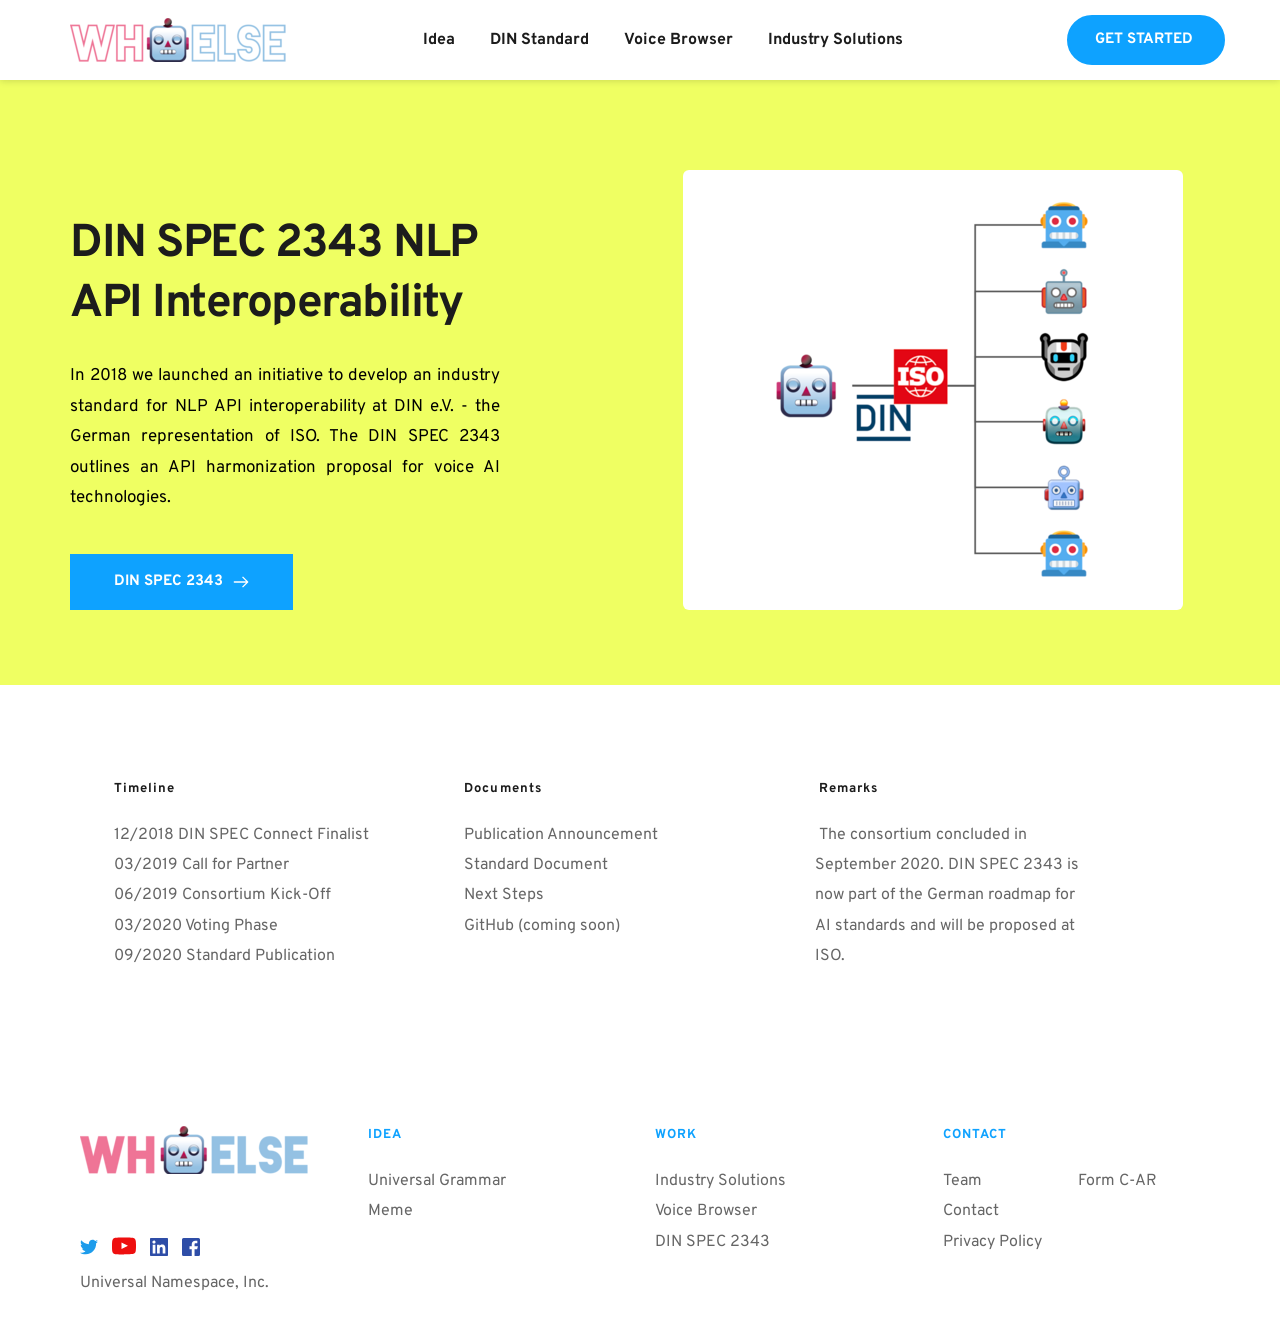
<file: din.html>
<!DOCTYPE html><html lang="en"><head><meta charset="utf-8" /><meta property="og:site_name" content="whoelse.ai" /><meta property="og:type" content="website" /><meta property="og:url" content="https://www.whoelse.ai/din" /><meta content="summary_large_image" name="twitter:card" />

        <meta property="og:title" content="DIN Standard" />
    <meta name="twitter:title" content="DIN Standard" />

    <meta property="og:description" content="" />
    <meta name="twitter:description" content="" />

                <meta property="og:image" content="assets/cloud-1de12d.becdn.net/f010a671589ae3ed1f527f3a5ce95b0c-6dc7bb998f49.png" />
        <meta property="twitter:image" content="assets/cloud-1de12d.becdn.net/f010a671589ae3ed1f527f3a5ce95b0c-6dc7bb998f49.png">
    
    <title>DIN Standard | whoelse.ai</title>

    <meta name="description" content="whoelse.ai develops a new standard for voice AI interoperability. Open source, privacy-by-design, and based on ISO industry norms." />


    
    <link rel="canonical" href="din.html" />

    

            <link rel="icon" href="assets/cloud-1de12d.becdn.net/061e14a4826322eefb3ba3371f8a4f56-400342e13ed8.png" sizes="32x32"/><link rel="icon" href="assets/cloud-1de12d.becdn.net/061e14a4826322eefb3ba3371f8a4f56-2505c8b49272.png" sizes="192x192"/><link rel="apple-touch-icon-precomposed" href="assets/cloud-1de12d.becdn.net/061e14a4826322eefb3ba3371f8a4f56-04e700225166.png"/><link href="assets/fonts.bunny.net/css-6e68897a5635.css" class="brz-link brz-link-google" type="text/css" rel="stylesheet"/><meta name="viewport" content="width=device-width, initial-scale=1"><link href="assets/b-cloud.becdn.net/group-1_2-pro.min-503de38d5008.css" class="brz-link brz-link-preview-lib-pro" media="print" onload="this.media='all'" data-brz-group="group-1_2" rel="stylesheet"/><link href="assets/b-cloud.becdn.net/main.base.pro.min-ec5774795894.css" class="brz-link brz-link-preview-pro" media="print" onload="this.media='all'" rel="stylesheet"/><link href="assets/b-cloud.becdn.net/main.base.min-fb11723bed6b.css" class="brz-link brz-link-preview" rel="stylesheet"/><style class="brz-style">.brz .brz-css-d-1n95ksq{padding:10px;max-width:100%;}@media(max-width:991px) and (min-width:768px){.brz .brz-css-d-1n95ksq{padding:0;}}@media(max-width:767px){.brz .brz-css-d-1n95ksq{padding:0;}}.brz .brz-css-d-xbidpt .brz-mm-menu__icon{transition-duration:0.50s;transition-property: filter, color, background, border-color, box-shadow;}@media(min-width:991px){.brz .brz-css-d-xbidpt .brz-mm-menu__icon{display:none;width:18px;}.brz .brz-css-d-xbidpt .brz-mm-menu__icon{color:rgba(51, 51, 51, 1);}.brz .brz-css-d-xbidpt .brz-menu{display:flex;}}@media(max-width:991px) and (min-width:768px){.brz .brz-css-d-xbidpt .brz-mm-menu__icon{display:flex;width:18px;}.brz .brz-css-d-xbidpt .brz-mm-menu__icon{color:rgba(51, 51, 51, 1);}.brz .brz-css-d-xbidpt .brz-menu{display:none;}}@media(max-width:767px){.brz .brz-css-d-xbidpt .brz-mm-menu__icon{display:flex;width:18px;}.brz .brz-css-d-xbidpt .brz-mm-menu__icon{color:rgba(51, 51, 51, 1);}.brz .brz-css-d-xbidpt .brz-menu{display:none;}}.brz .brz-css-d-x9rvyp{border:0px solid transparent;}@media(min-width:991px){.brz .brz-css-d-x9rvyp{max-width: calc(1 * var(--brz-section-container-max-width, 1170px));}}@media(max-width:991px) and (min-width:768px){.brz .brz-css-d-x9rvyp{max-width: 100%;}}@media(max-width:767px){.brz .brz-css-d-x9rvyp{max-width: 100%;}}@media(min-width:991px){.brz .brz-css-d-1qa21x7{display:block;}}@media(max-width:991px) and (min-width:768px){.brz .brz-css-d-1qa21x7{display:block;}}@media(max-width:767px){.brz .brz-css-d-1qa21x7{display:block;}}.brz .brz-css-d-1pmg9eu{padding:75px 0px 75px 0px;margin:0;}.brz .brz-css-d-1pmg9eu > .brz-bg{border-radius: 0px;}.brz .brz-css-d-1pmg9eu > .brz-bg{border:0px solid rgba(102, 115, 141, 0);}.brz .brz-css-d-1pmg9eu > .brz-bg:after{box-shadow:none;}.brz .brz-css-d-1pmg9eu > .brz-bg > .brz-bg-image{-webkit-mask-image: none;
                      mask-image: none;background-size:cover;background-repeat: no-repeat;}.brz .brz-css-d-1pmg9eu > .brz-bg > .brz-bg-image{background-image:none;filter:none;}.brz .brz-css-d-1pmg9eu > .brz-bg > .brz-bg-image:after{content: "";background-image:none;}.brz .brz-css-d-1pmg9eu > .brz-bg > .brz-bg-color{-webkit-mask-image: none;
                      mask-image: none;}.brz .brz-css-d-1pmg9eu > .brz-bg > .brz-bg-color{background-color:rgba(0, 0, 0, 0);background-image:none;}.brz .brz-css-d-1pmg9eu > .brz-bg > .brz-bg-shape__top{background-size: 100% 100px; height: 100px;transform: scale(1.02) rotateX(0deg) rotateY(0deg);z-index: auto;}.brz .brz-css-d-1pmg9eu > .brz-bg > .brz-bg-shape__top::after{background-image: none; -webkit-mask-image: none;background-size: 100% 100px; height: 100px;}.brz .brz-css-d-1pmg9eu > .brz-bg > .brz-bg-shape__bottom{background-size: 100% 100px; height: 100px;transform: scale(1.02) rotateX(-180deg) rotateY(-180deg);z-index: auto;}.brz .brz-css-d-1pmg9eu > .brz-bg > .brz-bg-shape__bottom::after{background-image: none; -webkit-mask-image: none;background-size: 100% 100px; height: 100px;}@media(max-width:991px) and (min-width:768px){.brz .brz-css-d-1pmg9eu{padding:50px 15px 50px 15px;}}@media(max-width:767px){.brz .brz-css-d-1pmg9eu{padding:25px 15px 25px 15px;}}.brz .brz-css-d-oh3bvl{padding:75px 0px 75px 0px;}.brz .brz-css-d-oh3bvl > .brz-bg{border-radius: 0px;mix-blend-mode:normal;}.brz .brz-css-d-oh3bvl > .brz-bg{border:0px solid rgba(102, 115, 141, 0);}.brz .brz-css-d-oh3bvl > .brz-bg > .brz-bg-image{background-size:cover;background-repeat: no-repeat;-webkit-mask-image: none;
                      mask-image: none;}.brz .brz-css-d-oh3bvl > .brz-bg > .brz-bg-image{background-image:none;filter:none;display:block;}.brz .brz-css-d-oh3bvl > .brz-bg > .brz-bg-image:after{content: "";background-image:none;}.brz .brz-css-d-oh3bvl > .brz-bg > .brz-bg-color{-webkit-mask-image: none;
                      mask-image: none;}.brz .brz-css-d-oh3bvl > .brz-bg > .brz-bg-color{background-color:rgba(0, 0, 0, 0);background-image:none;}.brz .brz-css-d-oh3bvl > .brz-bg > .brz-bg-map{display:none;}.brz .brz-css-d-oh3bvl > .brz-bg > .brz-bg-map{filter:none;}.brz .brz-css-d-oh3bvl > .brz-bg > .brz-bg-video{display:none;}.brz .brz-css-d-oh3bvl > .brz-bg > .brz-bg-video{filter:none;}.brz .brz-css-d-oh3bvl > .brz-bg > .brz-bg-shape__top{background-size: 100% 100px; height: 100px;transform: scale(1.02) rotateX(0deg) rotateY(0deg);z-index: auto;}.brz .brz-css-d-oh3bvl > .brz-bg > .brz-bg-shape__top::after{background-image: none; -webkit-mask-image: none;background-size: 100% 100px; height: 100px;}.brz .brz-css-d-oh3bvl > .brz-bg > .brz-bg-shape__bottom{background-size: 100% 100px; height: 100px;transform: scale(1.02) rotateX(-180deg) rotateY(-180deg);z-index: auto;}.brz .brz-css-d-oh3bvl > .brz-bg > .brz-bg-shape__bottom::after{background-image: none; -webkit-mask-image: none;background-size: 100% 100px; height: 100px;}.brz .brz-css-d-oh3bvl > .brz-bg > .brz-bg-slideshow  .brz-bg-slideshow-item{display: none;background-position: 50% 50%;}.brz .brz-css-d-oh3bvl > .brz-bg > .brz-bg-slideshow  .brz-bg-slideshow-item{filter:none;}.brz .brz-css-d-oh3bvl > .brz-bg, .brz .brz-css-d-oh3bvl > .brz-bg > .brz-bg-image, .brz .brz-css-d-oh3bvl > .brz-bg > .brz-bg-map, .brz .brz-css-d-oh3bvl > .brz-bg > .brz-bg-color, .brz .brz-css-d-oh3bvl > .brz-bg > .brz-bg-video{transition-duration:0.50s;transition-property: filter, box-shadow, background, border-radius, border-color;}@media(min-width:991px){.brz .brz-css-d-oh3bvl > .brz-bg > .brz-bg-image{background-attachment:scroll;}}@media(max-width:991px) and (min-width:768px){.brz .brz-css-d-oh3bvl{padding:50px 15px 50px 15px;}}@media(max-width:767px){.brz .brz-css-d-oh3bvl{padding:25px 15px 25px 15px;}}.brz .brz-css-d-1qti1dw:not(.brz-image--hovered){max-width: 100%;}.brz .brz-css-d-1qti1dw{height: auto;border-radius: 0px;mix-blend-mode:normal;}.brz .brz-css-d-1qti1dw{box-shadow:none;border:0px solid rgba(102, 115, 141, 0);}.brz .brz-css-d-1qti1dw .brz-picture:after{border-radius: 0px;}.brz .brz-css-d-1qti1dw .brz-picture:after{box-shadow:none;background-color:rgba(255, 255, 255, 0);background-image:none;}.brz .brz-css-d-1qti1dw .brz-picture{-webkit-mask-image: none;
                      mask-image: none;}.brz .brz-css-d-1qti1dw .brz-picture{filter:none;}.brz .brz-css-d-1qti1dw, .brz .brz-css-d-1qti1dw .brz-picture:after, .brz .brz-css-d-1qti1dw .brz-picture, .brz .brz-css-d-1qti1dw.brz-image--withHover img.brz-img, .brz .brz-css-d-1qti1dw.brz-image--withHover img.dynamic-image, .brz .brz-css-d-1qti1dw.brz-image--withHover .brz-img__hover{transition-duration:0.50s;transition-property: filter, box-shadow, background, border-radius, border-color;}@media(max-width:767px){.brz .brz-css-d-1qti1dw:not(.brz-image--hovered){max-width: 40%;}}.brz .brz-css-d-943lj0.brz-hover-animation__container{max-width: 100%;}@media(max-width:767px){.brz .brz-css-d-943lj0.brz-hover-animation__container{max-width: 40%;}}.brz .brz-css-d-j7y22h{z-index: auto;flex:1 1 50%;max-width:50%;justify-content:flex-start;max-height:none;}.brz .brz-css-d-j7y22h .brz-columns__scroll-effect{justify-content:flex-start;}.brz .brz-css-d-j7y22h > .brz-bg{margin:0;mix-blend-mode:normal;border-radius: 0px;}.brz .brz-css-d-j7y22h > .brz-bg{border:0px solid rgba(102, 115, 141, 0);box-shadow:none;}.brz .brz-css-d-j7y22h > .brz-bg > .brz-bg-image{background-size:cover;background-repeat: no-repeat;-webkit-mask-image: none;
                      mask-image: none;}.brz .brz-css-d-j7y22h > .brz-bg > .brz-bg-image{background-image:none;filter:none;display:block;}.brz .brz-css-d-j7y22h > .brz-bg > .brz-bg-image:after{content: "";background-image:none;}.brz .brz-css-d-j7y22h > .brz-bg > .brz-bg-color{-webkit-mask-image: none;
                      mask-image: none;}.brz .brz-css-d-j7y22h > .brz-bg > .brz-bg-color{background-color:rgba(0, 0, 0, 0);background-image:none;}.brz .brz-css-d-j7y22h > .brz-bg > .brz-bg-map{display:none;}.brz .brz-css-d-j7y22h > .brz-bg > .brz-bg-map{filter:none;}.brz .brz-css-d-j7y22h > .brz-bg > .brz-bg-video{display:none;}.brz .brz-css-d-j7y22h > .brz-bg > .brz-bg-video{filter:none;}.brz .brz-css-d-j7y22h > .brz-bg, .brz .brz-css-d-j7y22h > .brz-bg > .brz-bg-image, .brz .brz-css-d-j7y22h > .brz-bg > .brz-bg-color{transition-duration:0.50s;transition-property: filter, box-shadow, background, border-radius, border-color;}@media(max-width:767px){.brz .brz-css-d-j7y22h{flex:1 1 100%;max-width:100%;}.brz .brz-css-d-j7y22h > .brz-bg{margin:10px 0px 10px 0px;}}.brz .brz-css-d-1r3m6rx{width: 215.71px;height: 44.22px;margin-inline-start: -0.01px;margin-top: 0px;}@media(max-width:991px) and (min-width:768px){.brz .brz-css-d-1r3m6rx{width: 158.9px;height: 32.57px;margin-inline-start: 0px;}}@media(max-width:767px){.brz .brz-css-d-1r3m6rx{width: 172px;height: 35.26px;margin-inline-start: 0px;}}.brz .brz-css-d-19jehtk > .brz-menu__ul{font-family:var(--brz-buttonfontfamily, initial);display: flex; flex-wrap: wrap; justify-content: inherit; align-items: center;max-width: none;margin: 0px -5px 0px -5px;}.brz .brz-css-d-19jehtk > .brz-menu__ul{color:rgba(0, 0, 0, 1);}.brz .brz-css-d-19jehtk > .brz-menu__ul > .brz-menu__item > .brz-a{flex-flow: row nowrap;padding:0px 5px 0px 5px;}.brz .brz-css-d-19jehtk > .brz-menu__ul > .brz-menu__item > .brz-a{color:rgba(0, 0, 0, 1);background-color:rgba(255, 255, 255, 0);}.brz .brz-css-d-19jehtk > .brz-menu__ul > .brz-menu__item.brz-menu__item--opened > .brz-a{color:rgba(0, 0, 0, 1);background-color:rgba(255, 255, 255, 0);}.brz .brz-css-d-19jehtk > .brz-menu__ul > .brz-menu__item.brz-menu__item--opened{color:rgba(0, 0, 0, 1);background-color: transparent;border:0px solid rgba(85, 85, 85, 1);}.brz .brz-css-d-19jehtk > .brz-menu__ul > .brz-menu__item.brz-menu__item--current:not(.brz-menu__item.brz-menu__item--current:active){color:rgba(0, 0, 0, 1);background-color:rgba(255, 255, 255, 0);border:0px solid rgba(85, 85, 85, 1);}.brz .brz-css-d-19jehtk > .brz-menu__ul > .brz-menu__item.brz-menu__item--current > .brz-a:not(.brz-a:active){color:rgba(0, 0, 0, 1);background-color:rgba(255, 255, 255, 0);}.brz .brz-css-d-19jehtk > .brz-menu__ul > .brz-menu__item > .brz-a > .brz-icon-svg{margin:0; margin-inline-end:15px;}.brz .brz-css-d-19jehtk > .brz-menu__ul > .brz-menu__item > .brz-a > .brz-icon-svg.brz-icon-svg-custom{background-color:rgba(0, 0, 0, 1);}.brz .brz-css-d-19jehtk > .brz-menu__ul > .brz-menu__item.brz-menu__item--current > .brz-a:not(.brz-a:active) > .brz-icon-svg.brz-icon-svg-custom{background-color:rgba(0, 0, 0, 1);}.brz .brz-css-d-19jehtk > .brz-menu__ul > .brz-menu__item.brz-menu__item--current:not(.brz-menu__item.brz-menu__item--current:active) > .brz-icon-svg.brz-icon-svg-custom{background-color:rgba(0, 0, 0, 1);}.brz .brz-css-d-19jehtk > .brz-menu__ul > .brz-menu__item{border-radius: 0px;}.brz .brz-css-d-19jehtk > .brz-menu__ul > .brz-menu__item{color:rgba(0, 0, 0, 1);background-color: transparent;border:0px solid rgba(85, 85, 85, 1);}.brz .brz-css-d-19jehtk > .brz-menu__ul > .brz-menu__item > a{border-radius: 0px;}.brz .brz-css-d-19jehtk > .brz-menu__ul > .brz-menu__item-dropdown .brz-menu__sub-menu{font-family:var(--brz-buttonfontfamily, initial);border-radius: 0px;}.brz .brz-css-d-19jehtk > .brz-menu__ul > .brz-menu__item-dropdown .brz-menu__sub-menu{color:rgba(255, 255, 255, 1);background-color:rgba(51, 51, 51, 1);box-shadow:none;}.brz .brz-css-d-19jehtk > .brz-menu__ul > .brz-menu__item-dropdown .brz-menu__sub-menu .brz-menu__item > .brz-a{flex-flow: row nowrap;}.brz .brz-css-d-19jehtk > .brz-menu__ul > .brz-menu__item-dropdown .brz-menu__sub-menu .brz-a:hover{color:rgba(255, 255, 255, 1);}.brz .brz-css-d-19jehtk > .brz-menu__ul > .brz-menu__item-dropdown .brz-menu__sub-menu .brz-a > .brz-icon-svg{margin:0; margin-inline-end: 15px;font-size:12px;}.brz .brz-css-d-19jehtk > .brz-menu__ul > .brz-menu__item-dropdown .brz-menu__sub-menu > .brz-menu__item.brz-menu__item--current > .brz-a{color:rgba(255, 255, 255, 1);}.brz .brz-css-d-19jehtk > .brz-menu__ul > .brz-menu__item-dropdown > .brz-menu__item--current .brz-menu__sub-menu{box-shadow:none;}.brz .brz-css-d-19jehtk > .brz-menu__ul > .brz-menu__item-dropdown .brz-menu__sub-menu > .brz-menu__item > .brz-a > .brz-icon-svg.brz-icon-svg-custom{background-color:rgba(255, 255, 255, 1);}.brz .brz-css-d-19jehtk > .brz-menu__ul > .brz-menu__item-dropdown .brz-menu__sub-menu > .brz-menu__item:not(.brz-menu__item.brz-menu__item--current) > .brz-a > .brz-icon-svg.brz-icon-svg-custom{background-color:rgba(255, 255, 255, 1);}.brz .brz-css-d-19jehtk > .brz-menu__ul > .brz-menu__item-dropdown .brz-menu__sub-menu > .brz-menu__item.brz-menu__item--current > .brz-a > .brz-icon-svg.brz-icon-svg-custom{background-color:rgba(255, 255, 255, 1);}.brz .brz-css-d-19jehtk > .brz-menu__ul > .brz-menu__item-dropdown .brz-menu__item{background-color:rgba(51, 51, 51, 1);color:rgba(255, 255, 255, 1);}.brz .brz-css-d-19jehtk > .brz-menu__ul > .brz-menu__item-dropdown .brz-menu__sub-menu .brz-menu__item-dropdown .brz-a:hover:after{border-color: rgba(255, 255, 255, 1);}.brz .brz-css-d-19jehtk > .brz-menu__ul > .brz-menu__item-dropdown .brz-menu__sub-menu > .brz-menu__item{border-bottom: 1px solid rgba(85, 85, 85, 1);}.brz .brz-css-d-19jehtk .brz-menu__item-dropdown .brz-menu__item, .brz .brz-css-d-19jehtk .brz-menu__sub-menu .brz-menu__item-dropdown .brz-a:after, .brz .brz-css-d-19jehtk .brz-menu__sub-menu > .brz-menu__item.brz-menu__item--current > .brz-a > .brz-icon-svg.brz-icon-svg-custom, .brz .brz-css-d-19jehtk .brz-menu__sub-menu > .brz-menu__item:not(.brz-menu__item.brz-menu__item--current) > .brz-a > .brz-icon-svg.brz-icon-svg-custom, .brz .brz-css-d-19jehtk .brz-menu__sub-menu > .brz-menu__item > .brz-a > .brz-icon-svg.brz-icon-svg-custom, .brz .brz-css-d-19jehtk .brz-menu__item--current .brz-menu__sub-menu, .brz .brz-css-d-19jehtk .brz-menu__sub-menu > .brz-menu__item.brz-menu__item--current, .brz .brz-css-d-19jehtk .brz-menu__ul, .brz .brz-css-d-19jehtk .brz-menu__ul > .brz-menu__item > .brz-a, .brz .brz-css-d-19jehtk .brz-menu__ul > .brz-menu__item.brz-menu__item--opened > .brz-a, .brz .brz-css-d-19jehtk .brz-menu__ul > .brz-menu__item.brz-menu__item--opened, .brz .brz-css-d-19jehtk .brz-menu__ul > .brz-menu__item.brz-menu__item--current:not(.brz-menu__item.brz-menu__item--current:active), .brz .brz-css-d-19jehtk .brz-menu__ul > .brz-menu__item.brz-menu__item--current > .brz-a:not(.brz-a:active), .brz .brz-css-d-19jehtk .brz-menu__ul > .brz-menu__item > .brz-a > .brz-icon-svg.brz-icon-svg-custom, .brz .brz-css-d-19jehtk .brz-menu__ul > .brz-menu__item.brz-menu__item--current > .brz-a:not(.brz-a:active) > .brz-icon-svg.brz-icon-svg-custom, .brz .brz-css-d-19jehtk .brz-menu__ul > .brz-menu__item.brz-menu__item--current:not(.brz-menu__item.brz-menu__item--current:active) > .brz-icon-svg.brz-icon-svg-custom, .brz .brz-css-d-19jehtk .brz-menu__ul > .brz-menu__item, .brz .brz-css-d-19jehtk .brz-menu__sub-menu, .brz .brz-css-d-19jehtk:hover .brz-menu__sub-menu .brz-a, .brz .brz-css-d-19jehtk .brz-menu__sub-menu > .brz-menu__item.brz-menu__item--current > .brz-a, .brz .brz-css-d-19jehtk .brz-menu__sub-menu > .brz-menu__item.brz-menu__item--current{transition-duration:0.50s;transition-property: filter, color, background, border-color, box-shadow;}@media(min-width:991px){.brz .brz-css-d-19jehtk > .brz-menu__ul{font-size:var(--brz-buttonfontsize, initial);font-weight:var(--brz-buttonfontweight, initial);line-height:var(--brz-buttonlineheight, initial);letter-spacing:var(--brz-buttonletterspacing, initial);font-variation-settings:var(--brz-buttonfontvariation, initial);font-weight:var(--brz-buttonbold, initial);font-style:var(--brz-buttonitalic, initial);text-decoration:var(--brz-buttontextdecoration, initial) !important;text-transform:var(--brz-buttontexttransform, initial) !important;}.brz .brz-css-d-19jehtk > .brz-menu__ul > .brz-menu__item > .brz-a > .brz-icon-svg{font-size:12px;}.brz .brz-css-d-19jehtk > .brz-menu__ul > .brz-menu__item{padding-top:0px; padding-bottom:0px; margin-right:5px; margin-left:5px;}.brz .brz-css-d-19jehtk > .brz-menu__ul > .brz-menu__item-dropdown .brz-menu__sub-menu{font-size:var(--brz-buttonfontsize, initial);font-weight:var(--brz-buttonfontweight, initial);line-height:var(--brz-buttonlineheight, initial);letter-spacing:var(--brz-buttonletterspacing, initial);font-variation-settings:var(--brz-buttonfontvariation, initial);font-weight:var(--brz-buttonbold, initial);font-style:var(--brz-buttonitalic, initial);text-decoration:var(--brz-buttontextdecoration, initial) !important;text-transform:var(--brz-buttontexttransform, initial) !important;position:absolute; top: 0; width: 305px;}.brz .brz-css-d-19jehtk > .brz-menu__ul > .brz-menu__item-dropdown [data-popper-placement='left-start']{inset-inline-end: calc(100% + 5px);}.brz .brz-css-d-19jehtk > .brz-menu__ul > .brz-menu__item-dropdown [data-popper-placement='right-start']{inset-inline-start: calc(100% + 5px);}.brz .brz-css-d-19jehtk > .brz-menu__ul > .brz-menu__item-dropdown > .brz-menu__sub-menu{top: calc(100% + 5px); width: 300px;}.brz .brz-css-d-19jehtk > .brz-menu__ul > .brz-menu__item-dropdown > [data-popper-placement='left-start']{right: 0;}.brz .brz-css-d-19jehtk > .brz-menu__ul > .brz-menu__item-dropdown > [data-popper-placement='right-start']{inset-inline-start: 0;}.brz .brz-css-d-19jehtk > .brz-menu__ul > .brz-menu__item-mega-menu .brz-mega-menu__dropdown{display:none;}}@media(max-width:991px) and (min-width:768px){.brz .brz-css-d-19jehtk > .brz-menu__ul{font-size:var(--brz-buttontabletfontsize, initial);font-weight:var(--brz-buttontabletfontweight, initial);line-height:var(--brz-buttontabletlineheight, initial);letter-spacing:var(--brz-buttontabletletterspacing, initial);font-variation-settings:var(--brz-buttontabletfontvariation, initial);font-weight:var(--brz-buttontabletbold, initial);font-style:var(--brz-buttontabletitalic, initial);text-decoration:var(--brz-buttontablettextdecoration, initial) !important;text-transform:var(--brz-buttontablettexttransform, initial) !important;}.brz .brz-css-d-19jehtk > .brz-menu__ul > .brz-menu__item > .brz-a > .brz-icon-svg{font-size:12px;}.brz .brz-css-d-19jehtk > .brz-menu__ul > .brz-menu__item{padding-top:0px; padding-bottom:0px; margin-right:5px; margin-left:5px;}.brz .brz-css-d-19jehtk > .brz-menu__ul > .brz-menu__item-dropdown .brz-menu__sub-menu{font-size:var(--brz-buttontabletfontsize, initial);font-weight:var(--brz-buttontabletfontweight, initial);line-height:var(--brz-buttontabletlineheight, initial);letter-spacing:var(--brz-buttontabletletterspacing, initial);font-variation-settings:var(--brz-buttontabletfontvariation, initial);font-weight:var(--brz-buttontabletbold, initial);font-style:var(--brz-buttontabletitalic, initial);text-decoration:var(--brz-buttontablettextdecoration, initial) !important;text-transform:var(--brz-buttontablettexttransform, initial) !important;position:absolute; top: 0; width: 305px;}.brz .brz-css-d-19jehtk > .brz-menu__ul > .brz-menu__item-dropdown > .brz-menu__sub-menu{top: calc(100% + 5px); width: 300px;}.brz .brz-css-d-19jehtk > .brz-menu__ul > .brz-menu__item-dropdown > [data-popper-placement='left-start']{right: 0;}.brz .brz-css-d-19jehtk > .brz-menu__ul > .brz-menu__item-dropdown > [data-popper-placement='right-start']{inset-inline-start: 0;}.brz .brz-css-d-19jehtk > .brz-menu__ul > .brz-menu__item-dropdown .brz-menu__sub-menu .brz-menu__item-dropdown > .brz-a:after{border-right-style: solid; border-left-style: none;}.brz .brz-css-d-19jehtk > .brz-menu__ul > .brz-menu__item-dropdown .brz-menu__sub-menu .brz-menu__item-dropdown .brz-menu__sub-menu{position:relative; top: auto; inset-inline-start: auto; transform: translate(0, 0); height: 0; overflow: hidden;}.brz .brz-css-d-19jehtk > .brz-menu__ul > .brz-menu__item-dropdown .brz-menu__sub-menu .brz-menu__item--opened > .brz-menu__sub-menu{height: auto; width: 100%; left: auto; right: auto;}.brz .brz-css-d-19jehtk.brz-menu__preview > .brz-menu__ul > .brz-menu__item-dropdown .brz-menu__sub-menu .brz-menu__item > .brz-menu__sub-menu{height: auto; width: 100%; left: auto; right: auto;}.brz .brz-css-d-19jehtk > .brz-menu__ul > .brz-menu__item-mega-menu .brz-mega-menu__dropdown{display:none;}}@media(max-width:767px){.brz .brz-css-d-19jehtk > .brz-menu__ul{font-size:var(--brz-buttonmobilefontsize, initial);font-weight:var(--brz-buttonmobilefontweight, initial);line-height:var(--brz-buttonmobilelineheight, initial);letter-spacing:var(--brz-buttonmobileletterspacing, initial);font-variation-settings:var(--brz-buttonmobilefontvariation, initial);font-weight:var(--brz-buttonmobilebold, initial);font-style:var(--brz-buttonmobileitalic, initial);text-decoration:var(--brz-buttonmobiletextdecoration, initial) !important;text-transform:var(--brz-buttonmobiletexttransform, initial) !important;}.brz .brz-css-d-19jehtk > .brz-menu__ul > .brz-menu__item > .brz-a > .brz-icon-svg{font-size:12px;}.brz .brz-css-d-19jehtk > .brz-menu__ul > .brz-menu__item{padding-top:0px; padding-bottom:0px; margin-right:5px; margin-left:5px;}.brz .brz-css-d-19jehtk > .brz-menu__ul > .brz-menu__item-dropdown .brz-menu__sub-menu{font-size:var(--brz-buttonmobilefontsize, initial);font-weight:var(--brz-buttonmobilefontweight, initial);line-height:var(--brz-buttonmobilelineheight, initial);letter-spacing:var(--brz-buttonmobileletterspacing, initial);font-variation-settings:var(--brz-buttonmobilefontvariation, initial);font-weight:var(--brz-buttonmobilebold, initial);font-style:var(--brz-buttonmobileitalic, initial);text-decoration:var(--brz-buttonmobiletextdecoration, initial) !important;text-transform:var(--brz-buttonmobiletexttransform, initial) !important;position:absolute; top: 0; width: 305px;}.brz .brz-css-d-19jehtk > .brz-menu__ul > .brz-menu__item-dropdown > .brz-menu__sub-menu{top: calc(100% + 5px); width: 300px;}.brz .brz-css-d-19jehtk > .brz-menu__ul > .brz-menu__item-dropdown > [data-popper-placement='left-start']{right: 0;}.brz .brz-css-d-19jehtk > .brz-menu__ul > .brz-menu__item-dropdown > [data-popper-placement='right-start']{inset-inline-start: 0;}.brz .brz-css-d-19jehtk > .brz-menu__ul > .brz-menu__item-dropdown .brz-menu__sub-menu .brz-menu__item-dropdown > .brz-a:after{border-right-style: solid; border-left-style: none;}.brz .brz-css-d-19jehtk > .brz-menu__ul > .brz-menu__item-dropdown .brz-menu__sub-menu .brz-menu__item-dropdown .brz-menu__sub-menu{position:relative; top: auto; inset-inline-start: auto; transform: translate(0, 0); height: 0; overflow: hidden;}.brz .brz-css-d-19jehtk > .brz-menu__ul > .brz-menu__item-dropdown .brz-menu__sub-menu .brz-menu__item--opened > .brz-menu__sub-menu{height: auto; width: 100%; left: auto; right: auto;}.brz .brz-css-d-19jehtk.brz-menu__preview > .brz-menu__ul > .brz-menu__item-dropdown .brz-menu__sub-menu .brz-menu__item > .brz-menu__sub-menu{height: auto; width: 100%; left: auto; right: auto;}.brz .brz-css-d-19jehtk > .brz-menu__ul > .brz-menu__item-mega-menu .brz-mega-menu__dropdown{display:block;}}.brz .brz-css-d-dh5ser .brz-mm-navbar .brz-mm-close{font-size:16px;margin:0;padding:10px 15px 10px 10px;}.brz .brz-css-d-dh5ser .brz-mm-navbar .brz-mm-close{color:rgba(255, 255, 255, 1);background-color:#333333;}.brz .brz-css-d-dh5ser .brz-menu__item{font-family:var(--brz-buttonfontfamily, initial);}.brz .brz-css-d-dh5ser .brz-menu__item{color:rgba(255, 255, 255, 1);border-color: rgba(85, 85, 85, 1);}.brz nav.brz-mm-menu.brz-css-d-dh5ser{background-color:rgba(51, 51, 51, 0.8);}.brz .brz-css-d-dh5ser.brz-mm-menu .brz-menu__item .brz-mm-listitem__text{padding:10px 20px 10px 20px;flex-flow: row nowrap;}.brz .brz-css-d-dh5ser .brz-menu__item:hover > .brz-mm-listitem__text{color:rgba(255, 255, 255, 1);}.brz .brz-css-d-dh5ser .brz-menu__item .brz-mm-menu__item__icon.brz-icon-svg-custom{background-color:rgba(255, 255, 255, 1);}.brz .brz-css-d-dh5ser .brz-mm-navbar{color:rgba(255, 255, 255, 1);}.brz .brz-css-d-dh5ser .brz-menu__item.brz-mm-listitem_opened{color:rgba(255, 255, 255, 1);}.brz .brz-css-d-dh5ser.brz-mm-menu.brz-mm-menu_theme-dark.brz-mm-menu_opened .brz-mm-panels{background-image:none;}.brz .brz-css-d-dh5ser.brz-mm-menu.brz-mm-menu_theme-dark .brz-mm-panels, .brz .brz-css-d-dh5ser .brz-mm-panels > .brz-mm-panel:before{background-image:none;background-color:rgba(51, 51, 51, 0.8);}.brz .brz-css-d-dh5ser.brz-mm-menu.brz-mm-menu_theme-dark .brz-mm-panels, .brz .brz-css-d-dh5ser .brz-mm-panels > .brz-mm-panel{background-color:rgba(51, 51, 51, 0.8);}.brz .brz-css-d-dh5ser .brz-mm-panels > .brz-mm-panel{background-image:none;background-color:rgba(51, 51, 51, 0.8);}.brz .brz-css-d-dh5ser.brz-mm-menu.brz-mm-menu_theme-dark .brz-mm-navbar.brz-mm-listitem .brz-mm-listitem_opened > .brz-mm-listitem__text:after{border-color: rgba(85, 85, 85, 1);}.brz .brz-css-d-dh5ser .brz-mm-listitem{border-color: rgba(85, 85, 85, 1);}.brz .brz-css-d-dh5ser  .brz-menu__item.brz-menu__item--current:not(.brz-menu__item.brz-menu__item--current:active){color:rgba(255, 255, 255, 1);}.brz .brz-css-d-dh5ser .brz-menu__item.brz-menu__item--current:not(brz-menu__item.brz-menu__item--current:active):hover > .brz-mm-listitem__text{color:rgba(255, 255, 255, 1);}.brz .brz-css-d-dh5ser  .brz-menu__item.brz-menu__item--current:not(brz-menu__item.brz-menu__item--current:active) > .brz-mm-listitem__text > .brz-icon-svg.brz-icon-svg-custom{background-color:rgba(255, 255, 255, 1);}.brz .brz-css-d-dh5ser .brz-mm-listitem, .brz .brz-css-d-dh5ser.brz-mm-menu.brz-mm-menu_theme-dark .brz-mm-navbar.brz-mm-listitem .brz-mm-listitem_opened > .brz-mm-listitem__text:after, .brz .brz-css-d-dh5ser .brz-menu__item, .brz .brz-css-d-dh5ser.brz-mm-menu.brz-mm-menu_theme-dark .brz-mm-panels, .brz .brz-css-d-dh5ser .brz-mm-panels > .brz-mm-panel, .brz .brz-css-d-dh5ser.brz-mm-menu.brz-mm-menu_theme-dark .brz-mm-panels, .brz .brz-css-d-dh5ser .brz-mm-panels > .brz-mm-panel:before, .brz .brz-css-d-dh5ser .brz-menu__item.brz-mm-listitem_opened, .brz .brz-css-d-dh5ser .brz-mm-navbar, .brz nav.brz-mm-menu.brz-css-d-dh5ser, .brz .brz-css-d-dh5ser .brz-menu__item > .brz-mm-listitem__text, .brz .brz-css-d-dh5ser .brz-menu__item .brz-mm-menu__item__icon.brz-icon-svg-custom{transition-duration:0.50s;transition-property: filter, color, background, border-color, box-shadow;}@media(min-width:991px){.brz .brz-css-d-dh5ser .brz-mm-navbar .brz-mm-close{transition-duration:0.30s;}.brz .brz-css-d-dh5ser .brz-menu__item{font-size:var(--brz-buttonfontsize, initial);font-weight:var(--brz-buttonfontweight, initial);line-height:var(--brz-buttonlineheight, initial);letter-spacing:var(--brz-buttonletterspacing, initial);font-variation-settings:var(--brz-buttonfontvariation, initial);font-weight:var(--brz-buttonbold, initial);font-style:var(--brz-buttonitalic, initial);text-decoration:var(--brz-buttontextdecoration, initial) !important;text-transform:var(--brz-buttontexttransform, initial) !important;}.brz .brz-css-d-dh5ser .brz-menu__item .brz-a{justify-content:flex-start;text-align:start;}.brz .brz-css-d-dh5ser .brz-mm-menu__item__icon{margin:0 15px 0 0;font-size:12px;}.brz .brz-css-d-dh5ser .brz-mm-navbar{font-family:var(--brz-buttonfontfamily, initial);font-size:var(--brz-buttonfontsize, initial);font-weight:var(--brz-buttonfontweight, initial);line-height:var(--brz-buttonlineheight, initial);letter-spacing:var(--brz-buttonletterspacing, initial);font-variation-settings:var(--brz-buttonfontvariation, initial);font-weight:var(--brz-buttonbold, initial);font-style:var(--brz-buttonitalic, initial);text-decoration:var(--brz-buttontextdecoration, initial) !important;text-transform:var(--brz-buttontexttransform, initial) !important;border-color: rgba(85, 85, 85, 1);}.brz .brz-css-d-dh5ser.brz-mm-menu .brz-mm-listitem_vertical .brz-mm-btn_next{height: calc(var(--brz-buttonlineheight, initial) * var(--brz-buttonfontsize, initial) + 10px + 10px); padding-right: 20px;}}@media(max-width:991px) and (min-width:768px){.brz .brz-css-d-dh5ser .brz-mm-navbar .brz-mm-close{transition-duration:0.30s;}.brz .brz-css-d-dh5ser .brz-menu__item{font-size:var(--brz-buttontabletfontsize, initial);font-weight:var(--brz-buttontabletfontweight, initial);line-height:var(--brz-buttontabletlineheight, initial);letter-spacing:var(--brz-buttontabletletterspacing, initial);font-variation-settings:var(--brz-buttontabletfontvariation, initial);font-weight:var(--brz-buttontabletbold, initial);font-style:var(--brz-buttontabletitalic, initial);text-decoration:var(--brz-buttontablettextdecoration, initial) !important;text-transform:var(--brz-buttontablettexttransform, initial) !important;}.brz .brz-css-d-dh5ser .brz-menu__item .brz-a{justify-content:flex-start;text-align:start;}.brz .brz-css-d-dh5ser .brz-mm-menu__item__icon{margin:0 15px 0 0;font-size:12px;}.brz .brz-css-d-dh5ser .brz-mm-navbar{font-family:var(--brz-buttonfontfamily, initial);font-size:var(--brz-buttontabletfontsize, initial);font-weight:var(--brz-buttontabletfontweight, initial);line-height:var(--brz-buttontabletlineheight, initial);letter-spacing:var(--brz-buttontabletletterspacing, initial);font-variation-settings:var(--brz-buttontabletfontvariation, initial);font-weight:var(--brz-buttontabletbold, initial);font-style:var(--brz-buttontabletitalic, initial);text-decoration:var(--brz-buttontablettextdecoration, initial) !important;text-transform:var(--brz-buttontablettexttransform, initial) !important;border-color: rgba(85, 85, 85, 1);}.brz .brz-css-d-dh5ser.brz-mm-menu .brz-mm-listitem_vertical .brz-mm-btn_next{height: calc(var(--brz-buttontabletlineheight, initial) * var(--brz-buttontabletfontsize, initial) + 10px + 10px); padding-right: 20px;}}@media(max-width:767px){.brz .brz-css-d-dh5ser .brz-mm-navbar .brz-mm-close{transition-duration:0.30s;}.brz .brz-css-d-dh5ser .brz-menu__item{font-size:var(--brz-buttonmobilefontsize, initial);font-weight:var(--brz-buttonmobilefontweight, initial);line-height:var(--brz-buttonmobilelineheight, initial);letter-spacing:var(--brz-buttonmobileletterspacing, initial);font-variation-settings:var(--brz-buttonmobilefontvariation, initial);font-weight:var(--brz-buttonmobilebold, initial);font-style:var(--brz-buttonmobileitalic, initial);text-decoration:var(--brz-buttonmobiletextdecoration, initial) !important;text-transform:var(--brz-buttonmobiletexttransform, initial) !important;}.brz .brz-css-d-dh5ser .brz-menu__item .brz-a{justify-content:flex-start;text-align:start;}.brz .brz-css-d-dh5ser .brz-mm-menu__item__icon{margin:0 15px 0 0;font-size:12px;}.brz .brz-css-d-dh5ser .brz-mm-navbar{font-family:var(--brz-buttonfontfamily, initial);font-size:var(--brz-buttonmobilefontsize, initial);font-weight:var(--brz-buttonmobilefontweight, initial);line-height:var(--brz-buttonmobilelineheight, initial);letter-spacing:var(--brz-buttonmobileletterspacing, initial);font-variation-settings:var(--brz-buttonmobilefontvariation, initial);font-weight:var(--brz-buttonmobilebold, initial);font-style:var(--brz-buttonmobileitalic, initial);text-decoration:var(--brz-buttonmobiletextdecoration, initial) !important;text-transform:var(--brz-buttonmobiletexttransform, initial) !important;border-color: rgba(85, 85, 85, 1);}.brz .brz-css-d-dh5ser.brz-mm-menu .brz-mm-listitem_vertical .brz-mm-btn_next{height: calc(var(--brz-buttonmobilelineheight, initial) * var(--brz-buttonmobilefontsize, initial) + 10px + 10px); padding-right: 20px;}}.brz .brz-css-d-eerzdl{padding:75px 0px 75px 0px;min-height: auto;margin:0;z-index: auto;}.brz .brz-css-d-eerzdl{display:flex;}.brz .brz-css-d-eerzdl > .brz-bg{border-radius: 0px;}.brz .brz-css-d-eerzdl > .brz-bg{border:0px solid rgba(102, 115, 141, 0);}.brz .brz-css-d-eerzdl > .brz-bg:after{box-shadow:none;}.brz .brz-css-d-eerzdl > .brz-bg > .brz-bg-image{-webkit-mask-image: none;
                      mask-image: none;background-size:cover;background-repeat: no-repeat;}.brz .brz-css-d-eerzdl > .brz-bg > .brz-bg-image{background-image:none;filter:none;display:block;}.brz .brz-css-d-eerzdl > .brz-bg > .brz-bg-image:after{content: "";background-image:none;}.brz .brz-css-d-eerzdl > .brz-bg > .brz-bg-color{-webkit-mask-image: none;
                      mask-image: none;}.brz .brz-css-d-eerzdl > .brz-bg > .brz-bg-color{background-color:rgba(0, 0, 0, 0);background-image:none;}.brz .brz-css-d-eerzdl > .brz-bg > .brz-bg-shape__top{background-size: 100% 100px; height: 100px;transform: scale(1.02) rotateX(0deg) rotateY(0deg);z-index: auto;}.brz .brz-css-d-eerzdl > .brz-bg > .brz-bg-shape__top::after{background-image: none; -webkit-mask-image: none;background-size: 100% 100px; height: 100px;}.brz .brz-css-d-eerzdl > .brz-bg > .brz-bg-shape__bottom{background-size: 100% 100px; height: 100px;transform: scale(1.02) rotateX(-180deg) rotateY(-180deg);z-index: auto;}.brz .brz-css-d-eerzdl > .brz-bg > .brz-bg-shape__bottom::after{background-image: none; -webkit-mask-image: none;background-size: 100% 100px; height: 100px;}.brz .brz-css-d-eerzdl .brz-container{justify-content:center;}@media(max-width:991px) and (min-width:768px){.brz .brz-css-d-eerzdl{padding:25px 15px 25px 15px;}}@media(max-width:767px){.brz .brz-css-d-eerzdl{padding:25px 15px 25px 15px;}}.brz .brz-css-d-1sispp6{border:0px solid transparent;}@media(min-width:991px){.brz .brz-css-d-1sispp6{max-width: calc(1 * var(--brz-section-container-max-width, 1170px));}}@media(max-width:991px) and (min-width:768px){.brz .brz-css-d-1sispp6{max-width: 100%;}}@media(max-width:767px){.brz .brz-css-d-1sispp6{max-width: 100%;}}.brz .brz-css-d-1dg19l8:not(.brz-image--hovered){max-width: 89%;}.brz .brz-css-d-1dg19l8{height: auto;border-radius: 0px;mix-blend-mode:normal;}.brz .brz-css-d-1dg19l8{box-shadow:none;border:0px solid rgba(102, 115, 141, 0);}.brz .brz-css-d-1dg19l8 .brz-picture:after{border-radius: 0px;}.brz .brz-css-d-1dg19l8 .brz-picture:after{box-shadow:none;background-color:rgba(255, 255, 255, 0);background-image:none;}.brz .brz-css-d-1dg19l8 .brz-picture{-webkit-mask-image: none;
                      mask-image: none;}.brz .brz-css-d-1dg19l8 .brz-picture{filter:none;}.brz .brz-css-d-1dg19l8, .brz .brz-css-d-1dg19l8 .brz-picture:after, .brz .brz-css-d-1dg19l8 .brz-picture, .brz .brz-css-d-1dg19l8.brz-image--withHover img.brz-img, .brz .brz-css-d-1dg19l8.brz-image--withHover img.dynamic-image, .brz .brz-css-d-1dg19l8.brz-image--withHover .brz-img__hover{transition-duration:0.50s;transition-property: filter, box-shadow, background, border-radius, border-color;}@media(max-width:991px) and (min-width:768px){.brz .brz-css-d-1dg19l8:not(.brz-image--hovered){max-width: 8%;}}@media(max-width:767px){.brz .brz-css-d-1dg19l8:not(.brz-image--hovered){max-width: 23%;}}.brz .brz-css-d-17ii6ym.brz-hover-animation__container{max-width: 89%;}@media(max-width:991px) and (min-width:768px){.brz .brz-css-d-17ii6ym.brz-hover-animation__container{max-width: 8%;}}@media(max-width:767px){.brz .brz-css-d-17ii6ym.brz-hover-animation__container{max-width: 23%;}}.brz .brz-css-d-1ydqvct{padding-top: 20.8264%;}.brz .brz-css-d-1ydqvct > .brz-img{position:absolute;width: 100%;}@media(max-width:991px) and (min-width:768px){.brz .brz-css-d-1ydqvct{padding-top: 20.8333%;}}@media(max-width:767px){.brz .brz-css-d-1ydqvct{padding-top: 21.3751%;}}.brz .brz-css-d-1n0bug2{width: 229.18px;height: 48.7px;margin-inline-start: 0px;margin-top: -0.49px;}@media(max-width:991px) and (min-width:768px){.brz .brz-css-d-1n0bug2{width: 59.04px;height: 12.55px;margin-top: -0.12px;}}@media(max-width:767px){.brz .brz-css-d-1n0bug2{width: 99.48px;height: 21.14px;margin-inline-start: -0.29px;margin-top: 0px;}}.brz .brz-css-d-127a3es{font-size:48px;padding: 0px;border-radius: 0;stroke-width: 1;}.brz .brz-css-d-127a3es{color:rgba(var(--brz-global-color3),1);border:0px solid rgba(35, 157, 219, 0);box-shadow:none;background-color:rgba(189, 225, 244, 0);background-image:none;}.brz .brz-css-d-127a3es .brz-icon-svg-custom{background-color:rgba(var(--brz-global-color3),1);}.brz .brz-css-d-127a3es, .brz .brz-css-d-127a3es .brz-icon-svg-custom{transition-duration:0.50s;transition-property: color, box-shadow, background, border, border-color;}@media(min-width:991px){.brz .brz-css-d-127a3es:hover{color:rgba(var(--brz-global-color3),0.8);}.brz .brz-css-d-127a3es:hover .brz-icon-svg-custom{background-color:rgba(var(--brz-global-color3),0.8);}}.brz .brz-css-d-ynf0il{z-index: auto;margin:0;}.brz .brz-css-d-ynf0il.brz-section .brz-section__content{min-height: auto;display:flex;}.brz .brz-css-d-ynf0il .brz-container{justify-content:center;}.brz .brz-css-d-ynf0il > .slick-slider > .brz-slick-slider__dots{color:rgba(0, 0, 0, 1);}.brz .brz-css-d-ynf0il > .slick-slider > .brz-slick-slider__arrow{color:rgba(0, 0, 0, 0.7);}.brz .brz-css-d-ynf0il > .slick-slider > .brz-slick-slider__dots > .brz-slick-slider__pause{color:rgba(0, 0, 0, 1);}@media(min-width:991px){.brz .brz-css-d-ynf0il{display:block;}}@media(max-width:991px) and (min-width:768px){.brz .brz-css-d-ynf0il{display:block;}}@media(max-width:767px){.brz .brz-css-d-ynf0il{display:block;}}.brz .brz-css-d-w3a52u{margin:0;z-index: auto;align-items:flex-start;}.brz .brz-css-d-w3a52u > .brz-bg{border-radius: 0px;max-width:100%;mix-blend-mode:normal;}.brz .brz-css-d-w3a52u > .brz-bg{border:0px solid rgba(102, 115, 141, 0);box-shadow:none;}.brz .brz-css-d-w3a52u > .brz-bg > .brz-bg-image{background-size:cover;background-repeat: no-repeat;-webkit-mask-image: none;
                      mask-image: none;}.brz .brz-css-d-w3a52u > .brz-bg > .brz-bg-image{background-image:none;filter:none;display:block;}.brz .brz-css-d-w3a52u > .brz-bg > .brz-bg-image:after{content: "";background-image:none;}.brz .brz-css-d-w3a52u > .brz-bg > .brz-bg-color{-webkit-mask-image: none;
                      mask-image: none;}.brz .brz-css-d-w3a52u > .brz-bg > .brz-bg-color{background-color:rgba(0, 0, 0, 0);background-image:none;}.brz .brz-css-d-w3a52u > .brz-bg > .brz-bg-map{display:none;}.brz .brz-css-d-w3a52u > .brz-bg > .brz-bg-map{filter:none;}.brz .brz-css-d-w3a52u > .brz-bg > .brz-bg-video{display:none;}.brz .brz-css-d-w3a52u > .brz-bg > .brz-bg-video{filter:none;}.brz .brz-css-d-w3a52u > .brz-row{border:0px solid transparent;}.brz .brz-css-d-w3a52u > .brz-row, .brz .brz-css-d-w3a52u > .brz-bg > .brz-bg-video, .brz .brz-css-d-w3a52u > .brz-bg, .brz .brz-css-d-w3a52u > .brz-bg > .brz-bg-image, .brz .brz-css-d-w3a52u > .brz-bg > .brz-bg-color{transition-duration:0.50s;transition-property: filter, box-shadow, background, border-radius, border-color;}@media(min-width:991px){.brz .brz-css-d-w3a52u{min-height: auto;display:flex;}}@media(max-width:991px) and (min-width:768px){.brz .brz-css-d-w3a52u > .brz-row{flex-direction:row;flex-wrap:wrap;justify-content:flex-start;}}@media(max-width:991px) and (min-width:768px){.brz .brz-css-d-w3a52u{min-height: auto;display:flex;}}@media(max-width:767px){.brz .brz-css-d-w3a52u > .brz-row{flex-direction:row;flex-wrap:wrap;justify-content:flex-start;}}@media(max-width:767px){.brz .brz-css-d-w3a52u{min-height: auto;display:flex;}}.brz .brz-css-d-rslmfq{padding-top: 20.5007%;}.brz .brz-css-d-rslmfq > .brz-img{position:absolute;width: 100%;}@media(max-width:991px) and (min-width:768px){.brz .brz-css-d-rslmfq{padding-top: 20.4972%;}}@media(max-width:767px){.brz .brz-css-d-rslmfq{padding-top: 20.5%;}}.brz .brz-css-d-brzbnx{border:0px solid transparent;}@media(min-width:991px){.brz .brz-css-d-brzbnx{max-width: calc(1 * var(--brz-section-container-max-width, 1170px));}}@media(max-width:991px) and (min-width:768px){.brz .brz-css-d-brzbnx{max-width: 100%;}}@media(max-width:767px){.brz .brz-css-d-brzbnx{max-width: 100%;}}.brz .brz-css-d-4vor18{padding-top: 88%;}.brz .brz-css-d-4vor18 > .brz-img{position:absolute;width: 100%;}@media(max-width:991px) and (min-width:768px){.brz .brz-css-d-4vor18{padding-top: 68.0621%;}}@media(max-width:767px){.brz .brz-css-d-4vor18{padding-top: 102.3256%;}}.brz .brz-css-d-v5w42e.brz-column__items{z-index: auto;margin:0;border:0px solid transparent;padding:5px 15px 5px 15px;min-height:100%; max-height:none; justify-content: inherit;transition-duration:0.50s;transition-property: filter, box-shadow, background, border-radius, border-color;}@media(min-width:991px){.brz .brz-css-d-v5w42e{display:flex;}}@media(max-width:991px) and (min-width:768px){.brz .brz-css-d-v5w42e{display:flex;}}@media(max-width:767px){.brz .brz-css-d-v5w42e.brz-column__items{margin:10px 0px 10px 0px;padding:0;}}@media(max-width:767px){.brz .brz-css-d-v5w42e{display:flex;}}.brz .brz-css-d-1wonu5h{padding:0;margin:10px 0px 10px 0px;justify-content:center;position:relative;}.brz .brz-css-d-1wonu5h .brz-wrapper-transform{transform: none;}@media(min-width:991px){.brz .brz-css-d-1wonu5h{display:flex;z-index: auto;position:relative;}}@media(max-width:991px) and (min-width:768px){.brz .brz-css-d-1wonu5h{display:flex;z-index: auto;position:relative;}}@media(max-width:767px){.brz .brz-css-d-1wonu5h{display:flex;z-index: auto;position:relative;}}.brz .brz-css-d-1ehz5mr{width:100%;mix-blend-mode:normal;}.brz .brz-css-d-d4vxpd{height:50px;}.brz .brz-css-d-x0dcve{z-index: auto;position:relative;margin:10px 0px 10px 0px;justify-content:center;padding:0;gap:20px 10px;}@media(min-width:991px){.brz .brz-css-d-x0dcve{position:relative;}.brz .brz-css-d-x0dcve{display:flex;}}@media(max-width:991px) and (min-width:768px){.brz .brz-css-d-x0dcve{position:relative;}.brz .brz-css-d-x0dcve{display:flex;}}@media(max-width:767px){.brz .brz-css-d-x0dcve{position:relative;}.brz .brz-css-d-x0dcve{display:flex;}}.brz .brz-css-d-1duxjlu{justify-content:center;padding:0;gap:20px 10px;}.brz .brz-css-d-o4rfik{font-size:16px;margin-inline-start:10px; margin-inline-end:0;stroke-width: 1;}.brz .brz-css-d-1syz9i2.brz-btn--hover:not(.brz-btn--hover-in), .brz .brz-css-d-1syz9i2.brz-btn--hover-in:before{background-color:rgba(var(--brz-global-color3),1);background-image:none;}.brz .brz-css-d-1syz9i2.brz-btn--hover:not(.brz-btn--hover-in):before, .brz .brz-css-d-1syz9i2.brz-btn--hover-in{background-color: rgba(var(--brz-global-color3),0.8);background-image:none;}.brz .brz-css-d-1syz9i2.brz-btn--hover:not(.brz-btn--hover-in), .brz .brz-css-d-1syz9i2.brz-btn--hover-in:before, .brz .brz-css-d-1syz9i2.brz-btn--hover:not(.brz-btn--hover-in):before, .brz .brz-css-d-1syz9i2.brz-btn--hover-in{transition-duration:0.6s;}@media(min-width:991px){.brz .brz-css-d-1syz9i2.brz-back-pulse:before{animation-duration:0.6s;}}@media(max-width:991px) and (min-width:768px){.brz .brz-css-d-1syz9i2.brz-back-pulse:before{animation-duration:0.6s;}}@media(max-width:767px){.brz .brz-css-d-1syz9i2.brz-back-pulse:before{animation-duration:0.6s;}}.brz .brz-css-d-1akn37a{width: 782.22px;height: 440px;margin-inline-start: -156.75px;margin-top: 0px;}@media(max-width:991px) and (min-width:768px){.brz .brz-css-d-1akn37a{width: 428.34px;height: 240.94px;margin-inline-start: -45.74px;}}@media(max-width:767px){.brz .brz-css-d-1akn37a{margin-inline-start: -191.75px;}}.brz .brz-css-d-13c78oe.brz-btn{font-family:var(--brz-buttonfontfamily, initial);font-weight:var(--brz-buttonfontweight, initial);font-size:var(--brz-buttonfontsize, initial);line-height:var(--brz-buttonlineheight, initial);letter-spacing:var(--brz-buttonletterspacing, initial);font-variation-settings:var(--brz-buttonfontvariation, initial);font-weight:var(--brz-buttonbold, initial);font-style:var(--brz-buttonitalic, initial);text-decoration:var(--brz-buttontextdecoration, initial) !important;text-transform:var(--brz-buttontexttransform, initial) !important;border-radius: 0;flex-flow:row-reverse nowrap;padding:14px 42px 14px 42px;padding: 14px 42px; width: auto;}.brz .brz-css-d-13c78oe.brz-btn{color:rgba(var(--brz-global-color8),1);border:2px solid rgba(var(--brz-global-color3),1);box-shadow:none;}.brz .brz-css-d-13c78oe.brz-btn:not(.brz-btn--hover){background-color:rgba(var(--brz-global-color3),1);background-image:none;}.brz .brz-css-d-13c78oe.brz-btn .brz-icon-svg-custom{background-color:rgba(var(--brz-global-color8),1);}.brz .brz-css-d-13c78oe.brz-btn.brz-btn-submit{color:rgba(var(--brz-global-color8),1);background-color:rgba(var(--brz-global-color3),1);background-image:none;}.brz .brz-css-d-13c78oe:after{height: unset;}.brz .brz-css-d-13c78oe .brz-btn--story-container{border:2px solid rgba(var(--brz-global-color3),1);flex-flow:row-reverse nowrap;border-radius: 0;}.brz .brz-css-d-13c78oe .brz-btn--story-container:after{height: unset;}.brz .brz-css-d-13c78oe.brz-btn, .brz .brz-css-d-13c78oe.brz-btn .brz-icon-svg-custom, .brz .brz-css-d-13c78oe.brz-btn.brz-btn-submit{transition-duration:0.50s;transition-property: filter, color, background, border-color, box-shadow;}@media(min-width:991px){.brz .brz-css-d-13c78oe.brz-btn:not(.brz-btn--hover):hover{background-color:rgba(var(--brz-global-color3),0.8);}.brz .brz-css-d-13c78oe.brz-btn.brz-btn-submit:hover{background-color:rgba(var(--brz-global-color3),0.8);}}@media(max-width:991px) and (min-width:768px){.brz .brz-css-d-13c78oe.brz-btn{font-weight:var(--brz-buttontabletfontweight, initial);font-size:var(--brz-buttontabletfontsize, initial);line-height:var(--brz-buttontabletlineheight, initial);letter-spacing:var(--brz-buttontabletletterspacing, initial);font-variation-settings:var(--brz-buttontabletfontvariation, initial);font-weight:var(--brz-buttontabletbold, initial);font-style:var(--brz-buttontabletitalic, initial);text-decoration:var(--brz-buttontablettextdecoration, initial) !important;text-transform:var(--brz-buttontablettexttransform, initial) !important;padding:11px 26px 11px 26px;padding: 11px 26px; width: auto;}}@media(max-width:767px){.brz .brz-css-d-13c78oe.brz-btn{font-weight:var(--brz-buttonmobilefontweight, initial);font-size:var(--brz-buttonmobilefontsize, initial);line-height:var(--brz-buttonmobilelineheight, initial);letter-spacing:var(--brz-buttonmobileletterspacing, initial);font-variation-settings:var(--brz-buttonmobilefontvariation, initial);font-weight:var(--brz-buttonmobilebold, initial);font-style:var(--brz-buttonmobileitalic, initial);text-decoration:var(--brz-buttonmobiletextdecoration, initial) !important;text-transform:var(--brz-buttonmobiletexttransform, initial) !important;padding:11px 26px 11px 26px;padding: 11px 26px; width: auto;}}.brz .brz-css-d-12c6lzd:not(.brz-image--hovered){max-width: 90%;}.brz .brz-css-d-12c6lzd{height: auto;border-radius: 0px;mix-blend-mode:normal;}.brz .brz-css-d-12c6lzd{box-shadow:none;border:0px solid rgba(102, 115, 141, 0);}.brz .brz-css-d-12c6lzd .brz-picture:after{border-radius: 0px;}.brz .brz-css-d-12c6lzd .brz-picture:after{box-shadow:none;background-color:rgba(255, 255, 255, 0);background-image:none;}.brz .brz-css-d-12c6lzd .brz-picture{-webkit-mask-image: none;
                      mask-image: none;}.brz .brz-css-d-12c6lzd .brz-picture{filter:none;}.brz .brz-css-d-12c6lzd, .brz .brz-css-d-12c6lzd .brz-picture:after, .brz .brz-css-d-12c6lzd .brz-picture, .brz .brz-css-d-12c6lzd.brz-image--withHover img.brz-img, .brz .brz-css-d-12c6lzd.brz-image--withHover img.dynamic-image, .brz .brz-css-d-12c6lzd.brz-image--withHover .brz-img__hover{transition-duration:0.50s;transition-property: filter, box-shadow, background, border-radius, border-color;}@media(max-width:991px) and (min-width:768px){.brz .brz-css-d-12c6lzd:not(.brz-image--hovered){max-width: 100%;}}@media(max-width:767px){.brz .brz-css-d-12c6lzd:not(.brz-image--hovered){max-width: 100%;}}.brz .brz-css-d-ztpayl.brz-hover-animation__container{max-width: 90%;}@media(max-width:991px) and (min-width:768px){.brz .brz-css-d-ztpayl.brz-hover-animation__container{max-width: 100%;}}@media(max-width:767px){.brz .brz-css-d-ztpayl.brz-hover-animation__container{max-width: 100%;}}.brz .brz-css-r-1xc399q{padding:0;}.brz .brz-css-r-18yxudy{margin:0;}.brz .brz-css-aa1bq7{justify-content:flex-end;gap:20px 30px;}@media(min-width:991px){.brz .brz-css-aa1bq7{justify-content:flex-end;padding:0;gap:20px 30px;}}@media(max-width:767px){.brz .brz-css-aa1bq7{justify-content:center;}}.brz .brz-css-1myemrm.brz-column__items{padding:0px 15px 0px 15px;}@media(min-width:991px){.brz .brz-css-1myemrm.brz-column__items{z-index: auto;margin:0;border:0px solid transparent;padding:0px 15px 0px 15px;min-height:100%; max-height:none; justify-content: inherit;transition-duration:0.50s;transition-property: filter, box-shadow, background, border-radius, border-color;}}@media(min-width:991px){.brz .brz-css-1myemrm:hover{display:flex;}}@media(max-width:991px) and (min-width:768px){.brz .brz-css-1myemrm.brz-column__items{padding:5px 15px 5px 15px;}}@media(max-width:767px){.brz .brz-css-1myemrm.brz-column__items{padding:0;}}.brz .brz-css-1tp7u3o{justify-content:flex-start;}@media(min-width:991px){.brz .brz-css-1tp7u3o{padding:0;margin:10px 0px 10px 0px;justify-content:flex-start;position:relative;}.brz .brz-css-1tp7u3o .brz-wrapper-transform{transform: none;}}@media(min-width:991px){.brz .brz-css-1tp7u3o{display:flex;z-index: auto;position:relative;}}@media(max-width:991px) and (min-width:768px){.brz .brz-css-1tp7u3o{justify-content:center;}}@media(max-width:767px){.brz .brz-css-1tp7u3o{justify-content:center;}}.brz .brz-css-1kbjgi1.brz-column__items{padding:5px 15px 5px 15px;}@media(min-width:991px){.brz .brz-css-1kbjgi1.brz-column__items{z-index: auto;margin:0;border:0px solid transparent;padding:5px 15px 5px 15px;min-height:100%; max-height:none; justify-content: inherit;transition-duration:0.50s;transition-property: filter, box-shadow, background, border-radius, border-color;}}@media(min-width:991px){.brz .brz-css-1kbjgi1:hover{display:flex;}}@media(max-width:991px) and (min-width:768px){.brz .brz-css-1kbjgi1.brz-column__items{padding:5px 15px 35px 15px;}}@media(max-width:767px){.brz .brz-css-1kbjgi1.brz-column__items{padding:0px 0px 15px 0px;}}.brz .brz-css-1fn0iva{flex:1 1 25%;max-width:25%;justify-content:flex-end;}.brz .brz-css-1fn0iva .brz-columns__scroll-effect{justify-content:flex-end;}@media(min-width:991px){.brz .brz-css-1fn0iva{z-index: auto;flex:1 1 25%;max-width:25%;justify-content:flex-end;max-height:none;}.brz .brz-css-1fn0iva .brz-columns__scroll-effect{justify-content:flex-end;}.brz .brz-css-1fn0iva > .brz-bg{margin:0;mix-blend-mode:normal;border-radius: 0px;}.brz .brz-css-1fn0iva:hover > .brz-bg{border:0px solid rgba(102, 115, 141, 0);box-shadow:none;}.brz .brz-css-1fn0iva > .brz-bg > .brz-bg-image{background-size:cover;background-repeat: no-repeat;-webkit-mask-image: none;
                      mask-image: none;}.brz .brz-css-1fn0iva:hover > .brz-bg > .brz-bg-image{background-image:none;filter:none;display:block;}.brz .brz-css-1fn0iva:hover > .brz-bg > .brz-bg-image:after{content: "";background-image:none;}.brz .brz-css-1fn0iva > .brz-bg > .brz-bg-color{-webkit-mask-image: none;
                      mask-image: none;}.brz .brz-css-1fn0iva:hover > .brz-bg > .brz-bg-color{background-color:rgba(0, 0, 0, 0);background-image:none;}.brz .brz-css-1fn0iva > .brz-bg > .brz-bg-map{display:none;}.brz .brz-css-1fn0iva:hover > .brz-bg > .brz-bg-map{filter:none;}.brz .brz-css-1fn0iva > .brz-bg > .brz-bg-video{display:none;}.brz .brz-css-1fn0iva:hover > .brz-bg > .brz-bg-video{filter:none;}.brz .brz-css-1fn0iva > .brz-bg, .brz .brz-css-1fn0iva > .brz-bg > .brz-bg-image, .brz .brz-css-1fn0iva > .brz-bg > .brz-bg-color{transition-duration:0.50s;transition-property: filter, box-shadow, background, border-radius, border-color;}}@media(max-width:991px) and (min-width:768px){.brz .brz-css-1fn0iva{flex:1 1 100%;max-width:100%;}}@media(max-width:767px){.brz .brz-css-1fn0iva{flex:1 1 100%;max-width:100%;}}@media(min-width:991px){.brz .brz-css-6zvqdc{padding:10px;max-width:100%;}}@media(min-width:991px){.brz .brz-css-jawtg3{margin:0;z-index: auto;align-items:flex-start;}.brz .brz-css-jawtg3 > .brz-bg{border-radius: 0px;max-width:100%;mix-blend-mode:normal;}.brz .brz-css-jawtg3:hover > .brz-bg{border:0px solid rgba(102, 115, 141, 0);box-shadow:none;}.brz .brz-css-jawtg3 > .brz-bg > .brz-bg-image{background-size:cover;background-repeat: no-repeat;-webkit-mask-image: none;
                      mask-image: none;}.brz .brz-css-jawtg3:hover > .brz-bg > .brz-bg-image{background-image:none;filter:none;display:block;}.brz .brz-css-jawtg3:hover > .brz-bg > .brz-bg-image:after{content: "";background-image:none;}.brz .brz-css-jawtg3 > .brz-bg > .brz-bg-color{-webkit-mask-image: none;
                      mask-image: none;}.brz .brz-css-jawtg3:hover > .brz-bg > .brz-bg-color{background-color:rgba(0, 0, 0, 0);background-image:none;}.brz .brz-css-jawtg3 > .brz-bg > .brz-bg-map{display:none;}.brz .brz-css-jawtg3:hover > .brz-bg > .brz-bg-map{filter:none;}.brz .brz-css-jawtg3 > .brz-bg > .brz-bg-video{display:none;}.brz .brz-css-jawtg3:hover > .brz-bg > .brz-bg-video{filter:none;}.brz .brz-css-jawtg3:hover > .brz-row{border:0px solid transparent;}.brz .brz-css-jawtg3 > .brz-row, .brz .brz-css-jawtg3 > .brz-bg > .brz-bg-video, .brz .brz-css-jawtg3 > .brz-bg, .brz .brz-css-jawtg3 > .brz-bg > .brz-bg-image, .brz .brz-css-jawtg3 > .brz-bg > .brz-bg-color{transition-duration:0.50s;transition-property: filter, box-shadow, background, border-radius, border-color;}}@media(min-width:991px){.brz .brz-css-jawtg3{min-height: auto;display:flex;}}@media(min-width:991px){.brz .brz-css-1475ljx:hover{border:0px solid transparent;}}@media(min-width:991px){.brz .brz-css-1475ljx{max-width: calc(1 * var(--brz-section-container-max-width, 1170px));}}.brz .brz-css-1v4ty9u{padding:15px 0px 15px 0px;}@media(min-width:991px){.brz .brz-css-1v4ty9u{padding:15px 0px 15px 0px;min-height: auto;margin:0;z-index: auto;}.brz .brz-css-1v4ty9u:hover{display:flex;}.brz .brz-css-1v4ty9u > .brz-bg{border-radius: 0px;}.brz .brz-css-1v4ty9u:hover > .brz-bg{border:0px solid rgba(102, 115, 141, 0);}.brz .brz-css-1v4ty9u:hover > .brz-bg:after{box-shadow:none;}.brz .brz-css-1v4ty9u > .brz-bg > .brz-bg-image{-webkit-mask-image: none;
                      mask-image: none;background-size:cover;background-repeat: no-repeat;}.brz .brz-css-1v4ty9u:hover > .brz-bg > .brz-bg-image{background-image:none;filter:none;display:block;}.brz .brz-css-1v4ty9u:hover > .brz-bg > .brz-bg-image:after{content: "";background-image:none;}.brz .brz-css-1v4ty9u > .brz-bg > .brz-bg-color{-webkit-mask-image: none;
                      mask-image: none;}.brz .brz-css-1v4ty9u:hover > .brz-bg > .brz-bg-color{background-color:rgba(0, 0, 0, 0);background-image:none;}.brz .brz-css-1v4ty9u > .brz-bg > .brz-bg-shape__top{background-size: 100% 100px; height: 100px;transform: scale(1.02) rotateX(0deg) rotateY(0deg);z-index: auto;}.brz .brz-css-1v4ty9u > .brz-bg > .brz-bg-shape__top::after{background-image: none; -webkit-mask-image: none;background-size: 100% 100px; height: 100px;}.brz .brz-css-1v4ty9u > .brz-bg > .brz-bg-shape__bottom{background-size: 100% 100px; height: 100px;transform: scale(1.02) rotateX(-180deg) rotateY(-180deg);z-index: auto;}.brz .brz-css-1v4ty9u > .brz-bg > .brz-bg-shape__bottom::after{background-image: none; -webkit-mask-image: none;background-size: 100% 100px; height: 100px;}.brz .brz-css-1v4ty9u .brz-container{justify-content:center;}}@media(max-width:991px) and (min-width:768px){.brz .brz-css-1v4ty9u{padding:25px 15px 25px 15px;}}@media(max-width:767px){.brz .brz-css-1v4ty9u{padding:25px 15px 25px 15px;}}.brz .brz-css-v7fq6d{margin:0;}@media(min-width:991px){.brz .brz-css-v7fq6d{padding:0;margin:0;justify-content:center;position:relative;}.brz .brz-css-v7fq6d .brz-wrapper-transform{transform: none;}}@media(min-width:991px){.brz .brz-css-v7fq6d{display:flex;z-index: auto;position:relative;}}@media(max-width:991px) and (min-width:768px){.brz .brz-css-v7fq6d{margin:10px 0px 10px 0px;}}@media(max-width:767px){.brz .brz-css-v7fq6d{margin:10px 0px 10px 0px;}}.brz .brz-css-xgh5vf{margin:0;justify-content:flex-end;gap:20px 30px;}@media(min-width:991px){.brz .brz-css-xgh5vf{z-index: auto;position:relative;margin:0;justify-content:flex-end;padding:0;gap:20px 30px;}}@media(min-width:991px){.brz .brz-css-xgh5vf{position:relative;}.brz .brz-css-xgh5vf:hover{display:flex;}}@media(max-width:991px) and (min-width:768px){.brz .brz-css-xgh5vf{margin:10px 0px 10px 0px;}}@media(max-width:767px){.brz .brz-css-xgh5vf{margin:10px 0px 10px 0px;justify-content:center;}}@media(min-width:991px){.brz .brz-css-dasdgx .brz-mm-menu__icon{display:none;width:25px;}.brz .brz-css-dasdgx .brz-mm-menu__icon{color:rgba(var(--brz-global-color2),1);}.brz .brz-css-dasdgx .brz-menu{display:flex;}}@media(min-width:991px){.brz .brz-css-dasdgx .brz-mm-menu__icon{transition-duration:0.50s;transition-property: filter, color, background, border-color, box-shadow;}}@media(min-width:991px){.brz .brz-css-dasdgx .brz-mm-menu__icon{display:none;width:25px;}.brz .brz-css-dasdgx:hover .brz-mm-menu__icon{color:rgba(var(--brz-global-color2),1);}.brz .brz-css-dasdgx .brz-menu{display:flex;}}@media(max-width:991px) and (min-width:768px){.brz .brz-css-dasdgx .brz-mm-menu__icon{display:flex;width:25px;}.brz .brz-css-dasdgx .brz-mm-menu__icon{color:rgba(var(--brz-global-color2),1);}.brz .brz-css-dasdgx .brz-menu{display:none;}}@media(max-width:767px){.brz .brz-css-dasdgx .brz-mm-menu__icon{display:none;width:25px;}.brz .brz-css-dasdgx .brz-mm-menu__icon{color:rgba(var(--brz-global-color2),1);}.brz .brz-css-dasdgx .brz-menu{display:flex;}}.brz .brz-css-5k7etu > .brz-menu__ul{font-family:var(--brz-heading6fontfamily, initial);margin: 0px -12.5px 0px -12.5px;}.brz .brz-css-5k7etu > .brz-menu__ul{color:rgba(var(--brz-global-color2),1);}.brz .brz-css-5k7etu > .brz-menu__ul > .brz-menu__item > .brz-a{color:rgba(var(--brz-global-color2),1);}.brz .brz-css-5k7etu > .brz-menu__ul > .brz-menu__item.brz-menu__item--opened > .brz-a{color:rgba(var(--brz-global-color2),1);}.brz .brz-css-5k7etu > .brz-menu__ul > .brz-menu__item.brz-menu__item--opened{color:rgba(var(--brz-global-color2),1);}.brz .brz-css-5k7etu > .brz-menu__ul > .brz-menu__item.brz-menu__item--current:not(.brz-menu__item.brz-menu__item--current:active){color:rgba(var(--brz-global-color2),1);}.brz .brz-css-5k7etu > .brz-menu__ul > .brz-menu__item.brz-menu__item--current > .brz-a:not(.brz-a:active){color:rgba(var(--brz-global-color2),1);}.brz .brz-css-5k7etu > .brz-menu__ul > .brz-menu__item > .brz-a > .brz-icon-svg.brz-icon-svg-custom{background-color:rgba(var(--brz-global-color2),1);}.brz .brz-css-5k7etu > .brz-menu__ul > .brz-menu__item.brz-menu__item--current > .brz-a:not(.brz-a:active) > .brz-icon-svg.brz-icon-svg-custom{background-color:rgba(var(--brz-global-color2),1);}.brz .brz-css-5k7etu > .brz-menu__ul > .brz-menu__item.brz-menu__item--current:not(.brz-menu__item.brz-menu__item--current:active) > .brz-icon-svg.brz-icon-svg-custom{background-color:rgba(var(--brz-global-color2),1);}.brz .brz-css-5k7etu > .brz-menu__ul > .brz-menu__item{color:rgba(var(--brz-global-color2),1);}.brz .brz-css-5k7etu > .brz-menu__ul > .brz-menu__item-dropdown .brz-menu__sub-menu{font-family:var(--brz-heading6fontfamily, initial);}.brz .brz-css-5k7etu > .brz-menu__ul > .brz-menu__item-dropdown .brz-menu__sub-menu{color:rgba(var(--brz-global-color2),1);background-color:rgba(255, 255, 255, 1);}.brz .brz-css-5k7etu > .brz-menu__ul > .brz-menu__item-dropdown .brz-menu__sub-menu .brz-a:hover{color:rgba(var(--brz-global-color2),1);}.brz .brz-css-5k7etu > .brz-menu__ul > .brz-menu__item-dropdown .brz-menu__sub-menu > .brz-menu__item.brz-menu__item--current > .brz-a{color:rgba(var(--brz-global-color2),1);}.brz .brz-css-5k7etu > .brz-menu__ul > .brz-menu__item-dropdown .brz-menu__sub-menu > .brz-menu__item > .brz-a > .brz-icon-svg.brz-icon-svg-custom{background-color:rgba(var(--brz-global-color2),1);}.brz .brz-css-5k7etu > .brz-menu__ul > .brz-menu__item-dropdown .brz-menu__sub-menu > .brz-menu__item:not(.brz-menu__item.brz-menu__item--current) > .brz-a > .brz-icon-svg.brz-icon-svg-custom{background-color:rgba(var(--brz-global-color2),1);}.brz .brz-css-5k7etu > .brz-menu__ul > .brz-menu__item-dropdown .brz-menu__sub-menu > .brz-menu__item.brz-menu__item--current > .brz-a > .brz-icon-svg.brz-icon-svg-custom{background-color:rgba(var(--brz-global-color2),1);}.brz .brz-css-5k7etu > .brz-menu__ul > .brz-menu__item-dropdown .brz-menu__item{background-color:rgba(255, 255, 255, 1);color:rgba(var(--brz-global-color2),1);}.brz .brz-css-5k7etu > .brz-menu__ul > .brz-menu__item-dropdown .brz-menu__sub-menu .brz-menu__item-dropdown .brz-a:hover:after{border-color: rgba(var(--brz-global-color2),1);}.brz .brz-css-5k7etu > .brz-menu__ul > .brz-menu__item-dropdown .brz-menu__sub-menu > .brz-menu__item{border-bottom: 1px solid rgba(0, 0, 0, 0.08);}@media(min-width:991px){.brz .brz-css-5k7etu > .brz-menu__ul{font-size:var(--brz-heading6fontsize, initial);font-weight:var(--brz-heading6fontweight, initial);line-height:var(--brz-heading6lineheight, initial);letter-spacing:var(--brz-heading6letterspacing, initial);font-variation-settings:var(--brz-heading6fontvariation, initial);font-weight:var(--brz-heading6bold, initial);font-style:var(--brz-heading6italic, initial);text-decoration:var(--brz-heading6textdecoration, initial) !important;text-transform:var(--brz-heading6texttransform, initial) !important;}.brz .brz-css-5k7etu > .brz-menu__ul > .brz-menu__item{padding-top:0px; padding-bottom:0px; margin-right:12.5px; margin-left:12.5px;}.brz .brz-css-5k7etu > .brz-menu__ul > .brz-menu__item-dropdown .brz-menu__sub-menu{font-size:var(--brz-heading6fontsize, initial);font-weight:var(--brz-heading6fontweight, initial);line-height:var(--brz-heading6lineheight, initial);letter-spacing:var(--brz-heading6letterspacing, initial);font-variation-settings:var(--brz-heading6fontvariation, initial);font-weight:var(--brz-heading6bold, initial);font-style:var(--brz-heading6italic, initial);text-decoration:var(--brz-heading6textdecoration, initial) !important;text-transform:var(--brz-heading6texttransform, initial) !important;}}@media(min-width:991px){.brz .brz-css-5k7etu > .brz-menu__ul{font-family:var(--brz-heading6fontfamily, initial);display: flex; flex-wrap: wrap; justify-content: inherit; align-items: center;max-width: none;margin: 0px -12.5px 0px -12.5px;}.brz .brz-css-5k7etu:hover > .brz-menu__ul{color:rgba(var(--brz-global-color3),1);}.brz .brz-css-5k7etu > .brz-menu__ul > .brz-menu__item > .brz-a{flex-flow: row nowrap;padding:0px 5px 0px 5px;}.brz .brz-css-5k7etu > .brz-menu__ul > .brz-menu__item > .brz-a:hover{color:rgba(var(--brz-global-color3),1);background-color:rgba(255, 255, 255, 0);}.brz .brz-css-5k7etu > .brz-menu__ul > .brz-menu__item.brz-menu__item--opened > .brz-a:hover{color:rgba(var(--brz-global-color3),1);background-color:rgba(255, 255, 255, 0);}.brz .brz-css-5k7etu > .brz-menu__ul > .brz-menu__item.brz-menu__item--opened:hover{color:rgba(var(--brz-global-color3),1);background-color: transparent;border:0px solid rgba(85, 85, 85, 1);}.brz .brz-css-5k7etu > .brz-menu__ul > .brz-menu__item.brz-menu__item--current:not(.brz-menu__item.brz-menu__item--current:active):hover{color:rgba(var(--brz-global-color2),1);background-color:rgba(255, 255, 255, 0);border:0px solid rgba(85, 85, 85, 1);}.brz .brz-css-5k7etu > .brz-menu__ul > .brz-menu__item.brz-menu__item--current > .brz-a:not(.brz-a:active):hover{color:rgba(var(--brz-global-color2),1);background-color:rgba(255, 255, 255, 0);}.brz .brz-css-5k7etu > .brz-menu__ul > .brz-menu__item > .brz-a > .brz-icon-svg{margin:0; margin-inline-end:15px;}.brz .brz-css-5k7etu > .brz-menu__ul > .brz-menu__item > .brz-a:hover > .brz-icon-svg.brz-icon-svg-custom{background-color:rgba(var(--brz-global-color3),1);}.brz .brz-css-5k7etu > .brz-menu__ul > .brz-menu__item.brz-menu__item--current > .brz-a:not(.brz-a:active):hover > .brz-icon-svg.brz-icon-svg-custom{background-color:rgba(var(--brz-global-color2),1);}.brz .brz-css-5k7etu > .brz-menu__ul > .brz-menu__item.brz-menu__item--current:not(.brz-menu__item.brz-menu__item--current:active):hover > .brz-icon-svg.brz-icon-svg-custom{background-color:rgba(var(--brz-global-color2),1);}.brz .brz-css-5k7etu > .brz-menu__ul > .brz-menu__item{border-radius: 0px;}.brz .brz-css-5k7etu > .brz-menu__ul > .brz-menu__item:hover{color:rgba(var(--brz-global-color3),1);background-color: transparent;border:0px solid rgba(85, 85, 85, 1);}.brz .brz-css-5k7etu > .brz-menu__ul > .brz-menu__item > a{border-radius: 0px;}.brz .brz-css-5k7etu > .brz-menu__ul > .brz-menu__item-dropdown .brz-menu__sub-menu{font-family:var(--brz-heading6fontfamily, initial);border-radius: 0px;}.brz .brz-css-5k7etu > .brz-menu__ul > .brz-menu__item-dropdown .brz-menu__sub-menu:hover{color:rgba(var(--brz-global-color2),1);background-color:rgba(255, 255, 255, 1);box-shadow:none;}.brz .brz-css-5k7etu > .brz-menu__ul > .brz-menu__item-dropdown .brz-menu__sub-menu .brz-menu__item > .brz-a{flex-flow: row nowrap;}.brz .brz-css-5k7etu:hover > .brz-menu__ul > .brz-menu__item-dropdown .brz-menu__sub-menu .brz-a:hover{color:rgba(var(--brz-global-color2),1);}.brz .brz-css-5k7etu > .brz-menu__ul > .brz-menu__item-dropdown .brz-menu__sub-menu .brz-a > .brz-icon-svg{margin:0; margin-inline-end: 15px;font-size:12px;}.brz .brz-css-5k7etu:hover > .brz-menu__ul > .brz-menu__item-dropdown .brz-menu__sub-menu > .brz-menu__item.brz-menu__item--current > .brz-a{color:rgba(var(--brz-global-color2),1);}.brz .brz-css-5k7etu:hover > .brz-menu__ul > .brz-menu__item-dropdown > .brz-menu__item--current .brz-menu__sub-menu{box-shadow:none;}.brz .brz-css-5k7etu > .brz-menu__ul > .brz-menu__item-dropdown .brz-menu__sub-menu > .brz-menu__item > .brz-a:hover > .brz-icon-svg.brz-icon-svg-custom{background-color:rgba(var(--brz-global-color2),1);}.brz .brz-css-5k7etu > .brz-menu__ul > .brz-menu__item-dropdown .brz-menu__sub-menu > .brz-menu__item:not(.brz-menu__item.brz-menu__item--current):hover > .brz-a > .brz-icon-svg.brz-icon-svg-custom{background-color:rgba(var(--brz-global-color2),1);}.brz .brz-css-5k7etu:hover > .brz-menu__ul > .brz-menu__item-dropdown .brz-menu__sub-menu > .brz-menu__item.brz-menu__item--current > .brz-a > .brz-icon-svg.brz-icon-svg-custom{background-color:rgba(var(--brz-global-color2),1);}.brz .brz-css-5k7etu > .brz-menu__ul > .brz-menu__item-dropdown .brz-menu__item:hover{background-color:rgba(255, 255, 255, 1);color:rgba(var(--brz-global-color2),1);}.brz .brz-css-5k7etu > .brz-menu__ul > .brz-menu__item-dropdown .brz-menu__sub-menu .brz-menu__item-dropdown:hover .brz-a:hover:after{border-color: rgba(var(--brz-global-color2),1);}.brz .brz-css-5k7etu:hover > .brz-menu__ul > .brz-menu__item-dropdown .brz-menu__sub-menu > .brz-menu__item{border-bottom: 1px solid rgba(0, 0, 0, 0.08);}.brz .brz-css-5k7etu .brz-menu__item-dropdown .brz-menu__item, .brz .brz-css-5k7etu .brz-menu__sub-menu .brz-menu__item-dropdown .brz-a:after, .brz .brz-css-5k7etu .brz-menu__sub-menu > .brz-menu__item.brz-menu__item--current > .brz-a > .brz-icon-svg.brz-icon-svg-custom, .brz .brz-css-5k7etu .brz-menu__sub-menu > .brz-menu__item:not(.brz-menu__item.brz-menu__item--current) > .brz-a > .brz-icon-svg.brz-icon-svg-custom, .brz .brz-css-5k7etu .brz-menu__sub-menu > .brz-menu__item > .brz-a > .brz-icon-svg.brz-icon-svg-custom, .brz .brz-css-5k7etu .brz-menu__item--current .brz-menu__sub-menu, .brz .brz-css-5k7etu .brz-menu__sub-menu > .brz-menu__item.brz-menu__item--current, .brz .brz-css-5k7etu:hover .brz-menu__ul, .brz .brz-css-5k7etu .brz-menu__ul > .brz-menu__item > .brz-a, .brz .brz-css-5k7etu .brz-menu__ul > .brz-menu__item.brz-menu__item--opened > .brz-a, .brz .brz-css-5k7etu .brz-menu__ul > .brz-menu__item.brz-menu__item--opened, .brz .brz-css-5k7etu .brz-menu__ul > .brz-menu__item.brz-menu__item--current:not(.brz-menu__item.brz-menu__item--current:active), .brz .brz-css-5k7etu .brz-menu__ul > .brz-menu__item.brz-menu__item--current > .brz-a:not(.brz-a:active), .brz .brz-css-5k7etu .brz-menu__ul > .brz-menu__item > .brz-a > .brz-icon-svg.brz-icon-svg-custom, .brz .brz-css-5k7etu .brz-menu__ul > .brz-menu__item.brz-menu__item--current > .brz-a:not(.brz-a:active) > .brz-icon-svg.brz-icon-svg-custom, .brz .brz-css-5k7etu .brz-menu__ul > .brz-menu__item.brz-menu__item--current:not(.brz-menu__item.brz-menu__item--current:active) > .brz-icon-svg.brz-icon-svg-custom, .brz .brz-css-5k7etu .brz-menu__ul > .brz-menu__item, .brz .brz-css-5k7etu .brz-menu__sub-menu, .brz .brz-css-5k7etu:hover .brz-menu__sub-menu .brz-a, .brz .brz-css-5k7etu .brz-menu__sub-menu > .brz-menu__item.brz-menu__item--current > .brz-a, .brz .brz-css-5k7etu .brz-menu__sub-menu > .brz-menu__item.brz-menu__item--current{transition-duration:0.50s;transition-property: filter, color, background, border-color, box-shadow;}}@media(min-width:991px){.brz .brz-css-5k7etu > .brz-menu__ul{font-size:var(--brz-heading6fontsize, initial);font-weight:var(--brz-heading6fontweight, initial);line-height:var(--brz-heading6lineheight, initial);letter-spacing:var(--brz-heading6letterspacing, initial);font-variation-settings:var(--brz-heading6fontvariation, initial);font-weight:var(--brz-heading6bold, initial);font-style:var(--brz-heading6italic, initial);text-decoration:var(--brz-heading6textdecoration, initial) !important;text-transform:var(--brz-heading6texttransform, initial) !important;}.brz .brz-css-5k7etu > .brz-menu__ul > .brz-menu__item > .brz-a > .brz-icon-svg{font-size:12px;}.brz .brz-css-5k7etu > .brz-menu__ul > .brz-menu__item{padding-top:0px; padding-bottom:0px; margin-right:12.5px; margin-left:12.5px;}.brz .brz-css-5k7etu > .brz-menu__ul > .brz-menu__item-dropdown .brz-menu__sub-menu{font-size:var(--brz-heading6fontsize, initial);font-weight:var(--brz-heading6fontweight, initial);line-height:var(--brz-heading6lineheight, initial);letter-spacing:var(--brz-heading6letterspacing, initial);font-variation-settings:var(--brz-heading6fontvariation, initial);font-weight:var(--brz-heading6bold, initial);font-style:var(--brz-heading6italic, initial);text-decoration:var(--brz-heading6textdecoration, initial) !important;text-transform:var(--brz-heading6texttransform, initial) !important;position:absolute; top: 0; width: 305px;}.brz .brz-css-5k7etu > .brz-menu__ul > .brz-menu__item-dropdown [data-popper-placement='left-start']{inset-inline-end: calc(100% + 5px);}.brz .brz-css-5k7etu > .brz-menu__ul > .brz-menu__item-dropdown [data-popper-placement='right-start']{inset-inline-start: calc(100% + 5px);}.brz .brz-css-5k7etu > .brz-menu__ul > .brz-menu__item-dropdown > .brz-menu__sub-menu{top: calc(100% + 5px); width: 300px;}.brz .brz-css-5k7etu > .brz-menu__ul > .brz-menu__item-dropdown > [data-popper-placement='left-start']{right: 0;}.brz .brz-css-5k7etu > .brz-menu__ul > .brz-menu__item-dropdown > [data-popper-placement='right-start']{inset-inline-start: 0;}.brz .brz-css-5k7etu > .brz-menu__ul > .brz-menu__item-mega-menu .brz-mega-menu__dropdown{display:none;}}@media(max-width:991px) and (min-width:768px){.brz .brz-css-5k7etu > .brz-menu__ul{font-family:var(--brz-buttonfontfamily, initial);margin: 0px -5px 0px -5px;}.brz .brz-css-5k7etu > .brz-menu__ul > .brz-menu__item-dropdown .brz-menu__sub-menu{font-family:var(--brz-buttonfontfamily, initial);}}@media(max-width:991px) and (min-width:768px){.brz .brz-css-5k7etu > .brz-menu__ul{font-size:var(--brz-buttontabletfontsize, initial);font-weight:var(--brz-buttontabletfontweight, initial);line-height:var(--brz-buttontabletlineheight, initial);letter-spacing:var(--brz-buttontabletletterspacing, initial);font-variation-settings:var(--brz-buttontabletfontvariation, initial);font-weight:var(--brz-buttontabletbold, initial);font-style:var(--brz-buttontabletitalic, initial);text-decoration:var(--brz-buttontablettextdecoration, initial) !important;text-transform:var(--brz-buttontablettexttransform, initial) !important;}.brz .brz-css-5k7etu > .brz-menu__ul > .brz-menu__item{padding-top:0px; padding-bottom:0px; margin-right:5px; margin-left:5px;}.brz .brz-css-5k7etu > .brz-menu__ul > .brz-menu__item-dropdown .brz-menu__sub-menu{font-size:var(--brz-buttontabletfontsize, initial);font-weight:var(--brz-buttontabletfontweight, initial);line-height:var(--brz-buttontabletlineheight, initial);letter-spacing:var(--brz-buttontabletletterspacing, initial);font-variation-settings:var(--brz-buttontabletfontvariation, initial);font-weight:var(--brz-buttontabletbold, initial);font-style:var(--brz-buttontabletitalic, initial);text-decoration:var(--brz-buttontablettextdecoration, initial) !important;text-transform:var(--brz-buttontablettexttransform, initial) !important;}}@media(max-width:767px){.brz .brz-css-5k7etu > .brz-menu__ul{margin: 0px -10px 0px -10px;}.brz .brz-css-5k7etu > .brz-menu__ul > .brz-menu__item-dropdown .brz-menu__sub-menu{font-family:var(--brz-buttonfontfamily, initial);}}@media(max-width:767px){.brz .brz-css-5k7etu > .brz-menu__ul{font-size:14px;font-weight:700;line-height:2.7;letter-spacing:1px;font-variation-settings:"wght" 700, "wdth" 100, "SOFT" 0;font-style:inherit;text-decoration:inherit !important;text-transform:inherit !important;}.brz .brz-css-5k7etu > .brz-menu__ul > .brz-menu__item{padding-top:0px; padding-bottom:0px; margin-right:10px; margin-left:10px;}.brz .brz-css-5k7etu > .brz-menu__ul > .brz-menu__item-dropdown .brz-menu__sub-menu{font-size:var(--brz-buttonmobilefontsize, initial);font-weight:var(--brz-buttonmobilefontweight, initial);line-height:var(--brz-buttonmobilelineheight, initial);letter-spacing:var(--brz-buttonmobileletterspacing, initial);font-variation-settings:var(--brz-buttonmobilefontvariation, initial);font-weight:var(--brz-buttonmobilebold, initial);font-style:var(--brz-buttonmobileitalic, initial);text-decoration:var(--brz-buttonmobiletextdecoration, initial) !important;text-transform:var(--brz-buttonmobiletexttransform, initial) !important;}}.brz .brz-css-1jm4s7k .brz-menu__item{font-family:var(--brz-heading6fontfamily, initial);}.brz .brz-css-1jm4s7k .brz-menu__item{color:rgba(var(--brz-global-color8),1);border-color: rgba(0, 0, 0, 0.08);}.brz nav.brz-mm-menu.brz-css-1jm4s7k{background-color:rgba(var(--brz-global-color2),1);}.brz .brz-css-1jm4s7k .brz-menu__item:hover > .brz-mm-listitem__text{color:rgba(var(--brz-global-color8),1);}.brz .brz-css-1jm4s7k .brz-menu__item .brz-mm-menu__item__icon.brz-icon-svg-custom{background-color:rgba(var(--brz-global-color8),1);}.brz .brz-css-1jm4s7k .brz-mm-navbar{color:rgba(var(--brz-global-color8),1);}.brz .brz-css-1jm4s7k .brz-menu__item.brz-mm-listitem_opened{color:rgba(var(--brz-global-color8),1);}.brz .brz-css-1jm4s7k.brz-mm-menu.brz-mm-menu_theme-dark .brz-mm-panels, .brz .brz-css-1jm4s7k .brz-mm-panels > .brz-mm-panel:before{background-color:rgba(var(--brz-global-color2),1);}.brz .brz-css-1jm4s7k.brz-mm-menu.brz-mm-menu_theme-dark .brz-mm-panels, .brz .brz-css-1jm4s7k .brz-mm-panels > .brz-mm-panel{background-color:rgba(var(--brz-global-color2),1);}.brz .brz-css-1jm4s7k .brz-mm-panels > .brz-mm-panel{background-color:rgba(var(--brz-global-color2),1);}.brz .brz-css-1jm4s7k.brz-mm-menu.brz-mm-menu_theme-dark .brz-mm-navbar.brz-mm-listitem .brz-mm-listitem_opened > .brz-mm-listitem__text:after{border-color: rgba(0, 0, 0, 0.08);}.brz .brz-css-1jm4s7k .brz-mm-listitem{border-color: rgba(0, 0, 0, 0.08);}.brz .brz-css-1jm4s7k  .brz-menu__item.brz-menu__item--current:not(.brz-menu__item.brz-menu__item--current:active){color:rgba(var(--brz-global-color8),1);}.brz .brz-css-1jm4s7k .brz-menu__item.brz-menu__item--current:not(brz-menu__item.brz-menu__item--current:active):hover > .brz-mm-listitem__text{color:rgba(var(--brz-global-color8),1);}.brz .brz-css-1jm4s7k  .brz-menu__item.brz-menu__item--current:not(brz-menu__item.brz-menu__item--current:active) > .brz-mm-listitem__text > .brz-icon-svg.brz-icon-svg-custom{background-color:rgba(var(--brz-global-color8),1);}@media(min-width:991px){.brz .brz-css-1jm4s7k .brz-menu__item{font-size:var(--brz-heading6fontsize, initial);font-weight:var(--brz-heading6fontweight, initial);line-height:var(--brz-heading6lineheight, initial);letter-spacing:var(--brz-heading6letterspacing, initial);font-variation-settings:var(--brz-heading6fontvariation, initial);font-weight:var(--brz-heading6bold, initial);font-style:var(--brz-heading6italic, initial);text-decoration:var(--brz-heading6textdecoration, initial) !important;text-transform:var(--brz-heading6texttransform, initial) !important;}.brz .brz-css-1jm4s7k .brz-mm-navbar{font-family:var(--brz-heading6fontfamily, initial);font-size:var(--brz-heading6fontsize, initial);font-weight:var(--brz-heading6fontweight, initial);line-height:var(--brz-heading6lineheight, initial);letter-spacing:var(--brz-heading6letterspacing, initial);font-variation-settings:var(--brz-heading6fontvariation, initial);font-weight:var(--brz-heading6bold, initial);font-style:var(--brz-heading6italic, initial);text-decoration:var(--brz-heading6textdecoration, initial) !important;text-transform:var(--brz-heading6texttransform, initial) !important;border-color: rgba(0, 0, 0, 0.08);}.brz .brz-css-1jm4s7k.brz-mm-menu .brz-mm-listitem_vertical .brz-mm-btn_next{height: calc(var(--brz-heading6lineheight, initial) * var(--brz-heading6fontsize, initial) + 10px + 10px); padding-right: 20px;}}@media(min-width:991px){.brz .brz-css-1jm4s7k .brz-mm-navbar .brz-mm-close{font-size:16px;margin:0;padding:10px 15px 10px 10px;}.brz .brz-css-1jm4s7k .brz-mm-navbar .brz-mm-close:hover{color:rgba(255, 255, 255, 1);background-color:#333333;}.brz .brz-css-1jm4s7k .brz-menu__item{font-family:var(--brz-heading6fontfamily, initial);}.brz .brz-css-1jm4s7k .brz-menu__item:hover{color:rgba(var(--brz-global-color8),1);border-color: rgba(0, 0, 0, 0.08);}.brz nav.brz-mm-menu.brz-css-1jm4s7k{background-color:rgba(var(--brz-global-color2),1);}.brz .brz-css-1jm4s7k.brz-mm-menu .brz-menu__item .brz-mm-listitem__text{padding:10px 20px 10px 20px;flex-flow: row nowrap;}.brz .brz-css-1jm4s7k:hover .brz-menu__item:hover > .brz-mm-listitem__text{color:rgba(var(--brz-global-color8),1);}.brz .brz-css-1jm4s7k .brz-menu__item:hover .brz-mm-menu__item__icon.brz-icon-svg-custom{background-color:rgba(var(--brz-global-color8),1);}.brz .brz-css-1jm4s7k .brz-mm-navbar{color:rgba(var(--brz-global-color8),1);}.brz .brz-css-1jm4s7k:hover .brz-menu__item.brz-mm-listitem_opened{color:rgba(var(--brz-global-color8),1);}.brz .brz-css-1jm4s7k.brz-mm-menu.brz-mm-menu_theme-dark.brz-mm-menu_opened .brz-mm-panels{background-image:none;}.brz .brz-css-1jm4s7k.brz-mm-menu.brz-mm-menu_theme-dark .brz-mm-panels, .brz .brz-css-1jm4s7k .brz-mm-panels > .brz-mm-panel:before{background-image:none;background-color:rgba(var(--brz-global-color2),1);}.brz .brz-css-1jm4s7k.brz-mm-menu.brz-mm-menu_theme-dark .brz-mm-panels, .brz .brz-css-1jm4s7k:hover .brz-mm-panels > .brz-mm-panel{background-color:rgba(var(--brz-global-color2),1);}.brz .brz-css-1jm4s7k .brz-mm-panels > .brz-mm-panel{background-image:none;background-color:rgba(var(--brz-global-color2),1);}.brz .brz-css-1jm4s7k.brz-mm-menu.brz-mm-menu_theme-dark .brz-mm-navbar.brz-mm-listitem .brz-mm-listitem_opened > .brz-mm-listitem__text:after{border-color: rgba(0, 0, 0, 0.08);}.brz .brz-css-1jm4s7k:hover .brz-mm-listitem{border-color: rgba(0, 0, 0, 0.08);}.brz .brz-css-1jm4s7k  .brz-menu__item.brz-menu__item--current:not(.brz-menu__item.brz-menu__item--current:active):hover{color:rgba(var(--brz-global-color8),1);}.brz:hover .brz-css-1jm4s7k .brz-menu__item.brz-menu__item--current:not(brz-menu__item.brz-menu__item--current:active):hover > .brz-mm-listitem__text{color:rgba(var(--brz-global-color8),1);}.brz .brz-css-1jm4s7k  .brz-menu__item.brz-menu__item--current:not(brz-menu__item.brz-menu__item--current:active):hover > .brz-mm-listitem__text > .brz-icon-svg.brz-icon-svg-custom{background-color:rgba(var(--brz-global-color8),1);}.brz .brz-css-1jm4s7k .brz-mm-listitem, .brz .brz-css-1jm4s7k.brz-mm-menu.brz-mm-menu_theme-dark .brz-mm-navbar.brz-mm-listitem .brz-mm-listitem_opened > .brz-mm-listitem__text:after, .brz .brz-css-1jm4s7k .brz-menu__item:hover, .brz .brz-css-1jm4s7k.brz-mm-menu.brz-mm-menu_theme-dark .brz-mm-panels, .brz .brz-css-1jm4s7k .brz-mm-panels > .brz-mm-panel, .brz .brz-css-1jm4s7k.brz-mm-menu.brz-mm-menu_theme-dark .brz-mm-panels, .brz .brz-css-1jm4s7k .brz-mm-panels > .brz-mm-panel:before, .brz .brz-css-1jm4s7k .brz-menu__item.brz-mm-listitem_opened, .brz .brz-css-1jm4s7k .brz-mm-navbar, .brz nav.brz-mm-menu.brz-css-1jm4s7k, .brz .brz-css-1jm4s7k .brz-menu__item > .brz-mm-listitem__text, .brz .brz-css-1jm4s7k .brz-menu__item .brz-mm-menu__item__icon.brz-icon-svg-custom{transition-duration:0.50s;transition-property: filter, color, background, border-color, box-shadow;}}@media(min-width:991px){.brz .brz-css-1jm4s7k .brz-mm-navbar .brz-mm-close:hover{transition-duration:0.30s;}.brz .brz-css-1jm4s7k .brz-menu__item{font-size:var(--brz-heading6fontsize, initial);font-weight:var(--brz-heading6fontweight, initial);line-height:var(--brz-heading6lineheight, initial);letter-spacing:var(--brz-heading6letterspacing, initial);font-variation-settings:var(--brz-heading6fontvariation, initial);font-weight:var(--brz-heading6bold, initial);font-style:var(--brz-heading6italic, initial);text-decoration:var(--brz-heading6textdecoration, initial) !important;text-transform:var(--brz-heading6texttransform, initial) !important;}.brz .brz-css-1jm4s7k .brz-menu__item .brz-a{justify-content:flex-start;text-align:start;}.brz .brz-css-1jm4s7k .brz-mm-menu__item__icon{margin:0 15px 0 0;font-size:12px;}.brz .brz-css-1jm4s7k .brz-mm-navbar{font-family:var(--brz-heading6fontfamily, initial);font-size:var(--brz-heading6fontsize, initial);font-weight:var(--brz-heading6fontweight, initial);line-height:var(--brz-heading6lineheight, initial);letter-spacing:var(--brz-heading6letterspacing, initial);font-variation-settings:var(--brz-heading6fontvariation, initial);font-weight:var(--brz-heading6bold, initial);font-style:var(--brz-heading6italic, initial);text-decoration:var(--brz-heading6textdecoration, initial) !important;text-transform:var(--brz-heading6texttransform, initial) !important;border-color: rgba(0, 0, 0, 0.08);}.brz .brz-css-1jm4s7k.brz-mm-menu .brz-mm-listitem_vertical .brz-mm-btn_next{height: calc(var(--brz-heading6lineheight, initial) * var(--brz-heading6fontsize, initial) + 10px + 10px); padding-right: 20px;}}@media(max-width:991px) and (min-width:768px){.brz .brz-css-1jm4s7k .brz-menu__item{font-size:var(--brz-heading6tabletfontsize, initial);font-weight:var(--brz-heading6tabletfontweight, initial);line-height:var(--brz-heading6tabletlineheight, initial);letter-spacing:var(--brz-heading6tabletletterspacing, initial);font-variation-settings:var(--brz-heading6tabletfontvariation, initial);font-weight:var(--brz-heading6tabletbold, initial);font-style:var(--brz-heading6tabletitalic, initial);text-decoration:var(--brz-heading6tablettextdecoration, initial) !important;text-transform:var(--brz-heading6tablettexttransform, initial) !important;}.brz .brz-css-1jm4s7k .brz-mm-navbar{font-family:var(--brz-heading6fontfamily, initial);font-size:var(--brz-heading6tabletfontsize, initial);font-weight:var(--brz-heading6tabletfontweight, initial);line-height:var(--brz-heading6tabletlineheight, initial);letter-spacing:var(--brz-heading6tabletletterspacing, initial);font-variation-settings:var(--brz-heading6tabletfontvariation, initial);font-weight:var(--brz-heading6tabletbold, initial);font-style:var(--brz-heading6tabletitalic, initial);text-decoration:var(--brz-heading6tablettextdecoration, initial) !important;text-transform:var(--brz-heading6tablettexttransform, initial) !important;border-color: rgba(0, 0, 0, 0.08);}.brz .brz-css-1jm4s7k.brz-mm-menu .brz-mm-listitem_vertical .brz-mm-btn_next{height: calc(var(--brz-heading6tabletlineheight, initial) * var(--brz-heading6tabletfontsize, initial) + 10px + 10px); padding-right: 20px;}}@media(max-width:767px){.brz .brz-css-1jm4s7k .brz-menu__item{font-size:var(--brz-heading6mobilefontsize, initial);font-weight:var(--brz-heading6mobilefontweight, initial);line-height:var(--brz-heading6mobilelineheight, initial);letter-spacing:var(--brz-heading6mobileletterspacing, initial);font-variation-settings:var(--brz-heading6mobilefontvariation, initial);font-weight:var(--brz-heading6mobilebold, initial);font-style:var(--brz-heading6mobileitalic, initial);text-decoration:var(--brz-heading6mobiletextdecoration, initial) !important;text-transform:var(--brz-heading6mobiletexttransform, initial) !important;}.brz .brz-css-1jm4s7k .brz-mm-navbar{font-family:var(--brz-heading6fontfamily, initial);font-size:var(--brz-heading6mobilefontsize, initial);font-weight:var(--brz-heading6mobilefontweight, initial);line-height:var(--brz-heading6mobilelineheight, initial);letter-spacing:var(--brz-heading6mobileletterspacing, initial);font-variation-settings:var(--brz-heading6mobilefontvariation, initial);font-weight:var(--brz-heading6mobilebold, initial);font-style:var(--brz-heading6mobileitalic, initial);text-decoration:var(--brz-heading6mobiletextdecoration, initial) !important;text-transform:var(--brz-heading6mobiletexttransform, initial) !important;border-color: rgba(0, 0, 0, 0.08);}.brz .brz-css-1jm4s7k.brz-mm-menu .brz-mm-listitem_vertical .brz-mm-btn_next{height: calc(var(--brz-heading6mobilelineheight, initial) * var(--brz-heading6mobilefontsize, initial) + 10px + 10px); padding-right: 20px;}}.brz .brz-css-1aqij7{flex:1 1 17.1%;max-width:17.1%;justify-content:center;}.brz .brz-css-1aqij7 .brz-columns__scroll-effect{justify-content:center;}@media(min-width:991px){.brz .brz-css-1aqij7{z-index: auto;flex:1 1 17.1%;max-width:17.1%;justify-content:center;max-height:none;}.brz .brz-css-1aqij7 .brz-columns__scroll-effect{justify-content:center;}.brz .brz-css-1aqij7 > .brz-bg{margin:0;mix-blend-mode:normal;border-radius: 0px;}.brz .brz-css-1aqij7:hover > .brz-bg{border:0px solid rgba(102, 115, 141, 0);box-shadow:none;}.brz .brz-css-1aqij7 > .brz-bg > .brz-bg-image{background-size:cover;background-repeat: no-repeat;-webkit-mask-image: none;
                      mask-image: none;}.brz .brz-css-1aqij7:hover > .brz-bg > .brz-bg-image{background-image:none;filter:none;display:block;}.brz .brz-css-1aqij7:hover > .brz-bg > .brz-bg-image:after{content: "";background-image:none;}.brz .brz-css-1aqij7 > .brz-bg > .brz-bg-color{-webkit-mask-image: none;
                      mask-image: none;}.brz .brz-css-1aqij7:hover > .brz-bg > .brz-bg-color{background-color:rgba(0, 0, 0, 0);background-image:none;}.brz .brz-css-1aqij7 > .brz-bg > .brz-bg-map{display:none;}.brz .brz-css-1aqij7:hover > .brz-bg > .brz-bg-map{filter:none;}.brz .brz-css-1aqij7 > .brz-bg > .brz-bg-video{display:none;}.brz .brz-css-1aqij7:hover > .brz-bg > .brz-bg-video{filter:none;}.brz .brz-css-1aqij7 > .brz-bg, .brz .brz-css-1aqij7 > .brz-bg > .brz-bg-image, .brz .brz-css-1aqij7 > .brz-bg > .brz-bg-color{transition-duration:0.50s;transition-property: filter, box-shadow, background, border-radius, border-color;}}@media(max-width:991px) and (min-width:768px){.brz .brz-css-1aqij7{flex:1 1 29.9%;max-width:29.9%;}}@media(max-width:767px){.brz .brz-css-1aqij7{flex:1 1 100%;max-width:100%;}}.brz .brz-css-1chjzmd.brz-column__items{padding:0;}@media(min-width:991px){.brz .brz-css-1chjzmd.brz-column__items{z-index: auto;margin:0;border:0px solid transparent;padding:0;min-height:100%; max-height:none; justify-content: inherit;transition-duration:0.50s;transition-property: filter, box-shadow, background, border-radius, border-color;}}@media(min-width:991px){.brz .brz-css-1chjzmd:hover{display:flex;}}@media(max-width:991px) and (min-width:768px){.brz .brz-css-1chjzmd.brz-column__items{padding:5px 15px 5px 15px;}}.brz .brz-css-h1jpzz.brz-btn{border-radius: 100px;padding:11px 26px 11px 26px;padding: 11px 26px; width: auto;}.brz .brz-css-h1jpzz .brz-btn--story-container{border-radius: 100px;}@media(min-width:991px){.brz .brz-css-h1jpzz.brz-btn{font-family:var(--brz-buttonfontfamily, initial);font-weight:var(--brz-buttonfontweight, initial);font-size:var(--brz-buttonfontsize, initial);line-height:var(--brz-buttonlineheight, initial);letter-spacing:var(--brz-buttonletterspacing, initial);font-variation-settings:var(--brz-buttonfontvariation, initial);font-weight:var(--brz-buttonbold, initial);font-style:var(--brz-buttonitalic, initial);text-decoration:var(--brz-buttontextdecoration, initial) !important;text-transform:var(--brz-buttontexttransform, initial) !important;border-radius: 100px;flex-flow:row-reverse nowrap;padding:11px 26px 11px 26px;padding: 11px 26px; width: auto;}.brz .brz-css-h1jpzz.brz-btn:hover{color:rgba(var(--brz-global-color8),1);border:2px solid rgba(var(--brz-global-color2),0.8);box-shadow:none;}.brz .brz-css-h1jpzz.brz-btn:not(.brz-btn--hover):hover{background-color:rgba(var(--brz-global-color2),1);background-image:none;}.brz .brz-css-h1jpzz.brz-btn:hover .brz-icon-svg-custom{background-color:rgba(var(--brz-global-color8),1);}.brz .brz-css-h1jpzz.brz-btn.brz-btn-submit:hover{color:rgba(var(--brz-global-color8),1);background-color:rgba(var(--brz-global-color2),1);background-image:none;}.brz .brz-css-h1jpzz:after{height: unset;}.brz .brz-css-h1jpzz .brz-btn--story-container{border:2px solid rgba(var(--brz-global-color2),0.8);flex-flow:row-reverse nowrap;border-radius: 100px;}.brz .brz-css-h1jpzz .brz-btn--story-container:after{height: unset;}.brz .brz-css-h1jpzz.brz-btn, .brz .brz-css-h1jpzz.brz-btn .brz-icon-svg-custom, .brz .brz-css-h1jpzz.brz-btn.brz-btn-submit{transition-duration:0.50s;transition-property: filter, color, background, border-color, box-shadow;}}.brz .brz-css-1jy1ql1.brz-btn--hover:not(.brz-btn--hover-in):before, .brz .brz-css-1jy1ql1.brz-btn--hover-in{background-color: rgba(var(--brz-global-color2),1);}@media(min-width:991px){.brz .brz-css-1jy1ql1.brz-btn--hover:not(.brz-btn--hover-in), .brz .brz-css-1jy1ql1.brz-btn--hover-in:before{background-color:rgba(var(--brz-global-color3),1);background-image:none;}.brz .brz-css-1jy1ql1.brz-btn--hover:not(.brz-btn--hover-in):before, .brz .brz-css-1jy1ql1.brz-btn--hover-in{background-color: rgba(var(--brz-global-color2),1);background-image:none;}.brz .brz-css-1jy1ql1.brz-btn--hover:not(.brz-btn--hover-in), .brz .brz-css-1jy1ql1.brz-btn--hover-in:before, .brz .brz-css-1jy1ql1.brz-btn--hover:not(.brz-btn--hover-in):before, .brz .brz-css-1jy1ql1.brz-btn--hover-in{transition-duration:0.6s;}}@media(min-width:991px){.brz .brz-css-1jy1ql1.brz-back-pulse:before:hover{animation-duration:0.6s;}}@media(min-width:991px){.brz .brz-css-poyzzm.brz-hover-animation__container{max-width: 89%;}}@media(min-width:991px){.brz .brz-css-niy9e1:not(.brz-image--hovered){max-width: 89%;}.brz .brz-css-niy9e1{height: auto;border-radius: 0px;mix-blend-mode:normal;}.brz .brz-css-niy9e1:hover{box-shadow:none;border:0px solid rgba(102, 115, 141, 0);}.brz .brz-css-niy9e1 .brz-picture:after{border-radius: 0px;}.brz .brz-css-niy9e1:hover .brz-picture:after{box-shadow:none;background-color:rgba(255, 255, 255, 0);background-image:none;}.brz .brz-css-niy9e1 .brz-picture{-webkit-mask-image: none;
                      mask-image: none;}.brz .brz-css-niy9e1:hover .brz-picture{filter:none;}.brz .brz-css-niy9e1, .brz .brz-css-niy9e1 .brz-picture:after, .brz .brz-css-niy9e1 .brz-picture, .brz .brz-css-niy9e1.brz-image--withHover img.brz-img, .brz .brz-css-niy9e1.brz-image--withHover img.dynamic-image, .brz .brz-css-niy9e1.brz-image--withHover .brz-img__hover{transition-duration:0.50s;transition-property: filter, box-shadow, background, border-radius, border-color;}}@media(min-width:991px){.brz .brz-css-148tat5{width: 229.18px;height: 48.7px;margin-inline-start: 0px;margin-top: -0.49px;}}@media(min-width:991px){.brz .brz-css-l8voc7{padding-top: 20.8264%;}.brz .brz-css-l8voc7 > .brz-img{position:absolute;width: 100%;}}.brz .brz-css-1uafz9d{flex:1 1 25%;max-width:25%;}@media(min-width:991px){.brz .brz-css-1uafz9d{z-index: auto;flex:1 1 25%;max-width:25%;justify-content:flex-start;max-height:none;}.brz .brz-css-1uafz9d .brz-columns__scroll-effect{justify-content:flex-start;}.brz .brz-css-1uafz9d > .brz-bg{margin:0;mix-blend-mode:normal;border-radius: 0px;}.brz .brz-css-1uafz9d:hover > .brz-bg{border:0px solid rgba(102, 115, 141, 0);box-shadow:none;}.brz .brz-css-1uafz9d > .brz-bg > .brz-bg-image{background-size:cover;background-repeat: no-repeat;-webkit-mask-image: none;
                      mask-image: none;}.brz .brz-css-1uafz9d:hover > .brz-bg > .brz-bg-image{background-image:none;filter:none;display:block;}.brz .brz-css-1uafz9d:hover > .brz-bg > .brz-bg-image:after{content: "";background-image:none;}.brz .brz-css-1uafz9d > .brz-bg > .brz-bg-color{-webkit-mask-image: none;
                      mask-image: none;}.brz .brz-css-1uafz9d:hover > .brz-bg > .brz-bg-color{background-color:rgba(0, 0, 0, 0);background-image:none;}.brz .brz-css-1uafz9d > .brz-bg > .brz-bg-map{display:none;}.brz .brz-css-1uafz9d:hover > .brz-bg > .brz-bg-map{filter:none;}.brz .brz-css-1uafz9d > .brz-bg > .brz-bg-video{display:none;}.brz .brz-css-1uafz9d:hover > .brz-bg > .brz-bg-video{filter:none;}.brz .brz-css-1uafz9d > .brz-bg, .brz .brz-css-1uafz9d > .brz-bg > .brz-bg-image, .brz .brz-css-1uafz9d > .brz-bg > .brz-bg-color{transition-duration:0.50s;transition-property: filter, box-shadow, background, border-radius, border-color;}}@media(max-width:991px) and (min-width:768px){.brz .brz-css-1uafz9d{flex:1 1 24.9%;max-width:24.9%;}}@media(max-width:767px){.brz .brz-css-1uafz9d{flex:1 1 100%;max-width:100%;}}.brz .brz-css-zxnwjl{flex:1 1 25%;max-width:25%;}@media(min-width:991px){.brz .brz-css-zxnwjl{z-index: auto;flex:1 1 25%;max-width:25%;justify-content:flex-start;max-height:none;}.brz .brz-css-zxnwjl .brz-columns__scroll-effect{justify-content:flex-start;}.brz .brz-css-zxnwjl > .brz-bg{margin:0;mix-blend-mode:normal;border-radius: 0px;}.brz .brz-css-zxnwjl:hover > .brz-bg{border:0px solid rgba(102, 115, 141, 0);box-shadow:none;}.brz .brz-css-zxnwjl > .brz-bg > .brz-bg-image{background-size:cover;background-repeat: no-repeat;-webkit-mask-image: none;
                      mask-image: none;}.brz .brz-css-zxnwjl:hover > .brz-bg > .brz-bg-image{background-image:none;filter:none;display:block;}.brz .brz-css-zxnwjl:hover > .brz-bg > .brz-bg-image:after{content: "";background-image:none;}.brz .brz-css-zxnwjl > .brz-bg > .brz-bg-color{-webkit-mask-image: none;
                      mask-image: none;}.brz .brz-css-zxnwjl:hover > .brz-bg > .brz-bg-color{background-color:rgba(0, 0, 0, 0);background-image:none;}.brz .brz-css-zxnwjl > .brz-bg > .brz-bg-map{display:none;}.brz .brz-css-zxnwjl:hover > .brz-bg > .brz-bg-map{filter:none;}.brz .brz-css-zxnwjl > .brz-bg > .brz-bg-video{display:none;}.brz .brz-css-zxnwjl:hover > .brz-bg > .brz-bg-video{filter:none;}.brz .brz-css-zxnwjl > .brz-bg, .brz .brz-css-zxnwjl > .brz-bg > .brz-bg-image, .brz .brz-css-zxnwjl > .brz-bg > .brz-bg-color{transition-duration:0.50s;transition-property: filter, box-shadow, background, border-radius, border-color;}}@media(max-width:767px){.brz .brz-css-zxnwjl{flex:1 1 100%;max-width:100%;}}@media(min-width:991px){.brz .brz-css-1ulh5uo.brz-column__items{z-index: auto;margin:0;border:0px solid transparent;padding:5px 15px 5px 15px;min-height:100%; max-height:none; justify-content: inherit;transition-duration:0.50s;transition-property: filter, box-shadow, background, border-radius, border-color;}}@media(min-width:991px){.brz .brz-css-1ulh5uo:hover{display:flex;}}@media(min-width:991px){.brz .brz-css-vri2ag{padding:0;margin:10px 0px 10px 0px;justify-content:center;position:relative;}.brz .brz-css-vri2ag .brz-wrapper-transform{transform: none;}}@media(min-width:991px){.brz .brz-css-vri2ag{display:flex;z-index: auto;position:relative;}}@media(min-width:991px){.brz .brz-css-105jcbd{width:100%;mix-blend-mode:normal;}}@media(min-width:991px){.brz .brz-css-1sby5af{padding:0;margin:10px 0px 10px 0px;justify-content:center;position:relative;}.brz .brz-css-1sby5af .brz-wrapper-transform{transform: none;}}@media(min-width:991px){.brz .brz-css-1sby5af{display:flex;z-index: auto;position:relative;}}@media(min-width:991px){.brz .brz-css-113m5vk{width:100%;mix-blend-mode:normal;}}@media(min-width:991px){.brz .brz-css-1q6lme6.brz-column__items{z-index: auto;margin:0;border:0px solid transparent;padding:5px 15px 5px 15px;min-height:100%; max-height:none; justify-content: inherit;transition-duration:0.50s;transition-property: filter, box-shadow, background, border-radius, border-color;}}@media(min-width:991px){.brz .brz-css-1q6lme6:hover{display:flex;}}@media(min-width:991px){.brz .brz-css-1x0gul{width:100%;mix-blend-mode:normal;}}@media(min-width:991px){.brz .brz-css-4g15o3{padding:0;margin:10px 0px 10px 0px;justify-content:center;position:relative;}.brz .brz-css-4g15o3 .brz-wrapper-transform{transform: none;}}@media(min-width:991px){.brz .brz-css-4g15o3{display:flex;z-index: auto;position:relative;}}@media(min-width:991px){.brz .brz-css-1ehmiss{width:100%;mix-blend-mode:normal;}}@media(min-width:991px){.brz .brz-css-x0pa81{padding:0;margin:10px 0px 10px 0px;justify-content:center;position:relative;}.brz .brz-css-x0pa81 .brz-wrapper-transform{transform: none;}}@media(min-width:991px){.brz .brz-css-x0pa81{display:flex;z-index: auto;position:relative;}}@media(min-width:991px){.brz .brz-css-1we7foe{width:100%;mix-blend-mode:normal;}}.brz .brz-css-mgrn8j{margin-top:0px !important;margin-bottom:0px !important;text-align:left!important;font-family:var(--brz-paragraphfontfamily, initial) !important;font-size:var(--brz-paragraphfontsize, initial);line-height:var(--brz-paragraphlineheight, initial);font-weight:var(--brz-paragraphfontweight, initial);letter-spacing:var(--brz-paragraphletterspacing, initial);font-variation-settings:var(--brz-paragraphfontvariation, initial);font-weight:var(--brz-paragraphbold, initial);font-style:var(--brz-paragraphitalic, initial);text-decoration:var(--brz-paragraphtextdecoration, initial) !important;text-transform:var(--brz-paragraphtexttransform, initial) !important;}@media(min-width:991px){.brz .brz-css-mgrn8j{margin-top:0px !important;margin-bottom:0px !important;text-align:left!important;font-family:var(--brz-paragraphfontfamily, initial) !important;font-size:var(--brz-paragraphfontsize, initial);line-height:var(--brz-paragraphlineheight, initial);font-weight:var(--brz-paragraphfontweight, initial);letter-spacing:var(--brz-paragraphletterspacing, initial);font-variation-settings:var(--brz-paragraphfontvariation, initial);font-weight:var(--brz-paragraphbold, initial);font-style:var(--brz-paragraphitalic, initial);text-decoration:var(--brz-paragraphtextdecoration, initial) !important;text-transform:var(--brz-paragraphtexttransform, initial) !important;}}@media(max-width:991px) and (min-width:768px){.brz .brz-css-mgrn8j{font-size:var(--brz-paragraphtabletfontsize, initial);line-height:var(--brz-paragraphtabletlineheight, initial);font-weight:var(--brz-paragraphtabletfontweight, initial);letter-spacing:var(--brz-paragraphtabletletterspacing, initial);font-variation-settings:var(--brz-paragraphtabletfontvariation, initial);font-weight:var(--brz-paragraphtabletbold, initial);font-style:var(--brz-paragraphtabletitalic, initial);text-decoration:var(--brz-paragraphtablettextdecoration, initial) !important;text-transform:var(--brz-paragraphtablettexttransform, initial) !important;}}@media(max-width:767px){.brz .brz-css-mgrn8j{text-align:center!important;font-size:var(--brz-paragraphmobilefontsize, initial);line-height:var(--brz-paragraphmobilelineheight, initial);font-weight:var(--brz-paragraphmobilefontweight, initial);letter-spacing:var(--brz-paragraphmobileletterspacing, initial);font-variation-settings:var(--brz-paragraphmobilefontvariation, initial);font-weight:var(--brz-paragraphmobilebold, initial);font-style:var(--brz-paragraphmobileitalic, initial);text-decoration:var(--brz-paragraphmobiletextdecoration, initial) !important;text-transform:var(--brz-paragraphmobiletexttransform, initial) !important;}}.brz .brz-rich-text .brz-css-zd496x.brz-css-zd496x.brz-css-zd496x.brz-css-zd496x.brz-css-zd496x.brz-css-zd496x{background-color:rgb(255, 255, 255)}.brz .brz-css-am0kz6{margin-top:0px !important;margin-bottom:0px !important;text-align:left!important;font-family:var(--brz-paragraphfontfamily, initial) !important;font-size:var(--brz-paragraphfontsize, initial);line-height:var(--brz-paragraphlineheight, initial);font-weight:var(--brz-paragraphfontweight, initial);letter-spacing:var(--brz-paragraphletterspacing, initial);font-variation-settings:var(--brz-paragraphfontvariation, initial);font-weight:var(--brz-paragraphbold, initial);font-style:var(--brz-paragraphitalic, initial);text-decoration:var(--brz-paragraphtextdecoration, initial) !important;text-transform:var(--brz-paragraphtexttransform, initial) !important;}@media(min-width:991px){.brz .brz-css-am0kz6{margin-top:0px !important;margin-bottom:0px !important;text-align:left!important;font-family:var(--brz-paragraphfontfamily, initial) !important;font-size:var(--brz-paragraphfontsize, initial);line-height:var(--brz-paragraphlineheight, initial);font-weight:var(--brz-paragraphfontweight, initial);letter-spacing:var(--brz-paragraphletterspacing, initial);font-variation-settings:var(--brz-paragraphfontvariation, initial);font-weight:var(--brz-paragraphbold, initial);font-style:var(--brz-paragraphitalic, initial);text-decoration:var(--brz-paragraphtextdecoration, initial) !important;text-transform:var(--brz-paragraphtexttransform, initial) !important;}}@media(max-width:991px) and (min-width:768px){.brz .brz-css-am0kz6{text-align:justify!important;font-size:var(--brz-paragraphtabletfontsize, initial);line-height:var(--brz-paragraphtabletlineheight, initial);font-weight:var(--brz-paragraphtabletfontweight, initial);letter-spacing:var(--brz-paragraphtabletletterspacing, initial);font-variation-settings:var(--brz-paragraphtabletfontvariation, initial);font-weight:var(--brz-paragraphtabletbold, initial);font-style:var(--brz-paragraphtabletitalic, initial);text-decoration:var(--brz-paragraphtablettextdecoration, initial) !important;text-transform:var(--brz-paragraphtablettexttransform, initial) !important;}}@media(max-width:767px){.brz .brz-css-am0kz6{text-align:center!important;font-size:var(--brz-paragraphmobilefontsize, initial);line-height:var(--brz-paragraphmobilelineheight, initial);font-weight:var(--brz-paragraphmobilefontweight, initial);letter-spacing:var(--brz-paragraphmobileletterspacing, initial);font-variation-settings:var(--brz-paragraphmobilefontvariation, initial);font-weight:var(--brz-paragraphmobilebold, initial);font-style:var(--brz-paragraphmobileitalic, initial);text-decoration:var(--brz-paragraphmobiletextdecoration, initial) !important;text-transform:var(--brz-paragraphmobiletexttransform, initial) !important;}}@media(min-width:991px){.brz .brz-css-b12px7{padding:0;margin:10px 0px 10px 0px;justify-content:center;position:relative;}.brz .brz-css-b12px7 .brz-wrapper-transform{transform: none;}}@media(min-width:991px){.brz .brz-css-b12px7{display:flex;z-index: auto;position:relative;}}@media(min-width:991px){.brz .brz-css-guenp7{width: 215.71px;height: 44.22px;margin-inline-start: -0.01px;margin-top: 0px;}}.brz .brz-css-5sqkmi{font-size:18px;}.brz .brz-css-5sqkmi{color:rgba(46, 77, 167, 1);}.brz .brz-css-5sqkmi .brz-icon-svg-custom{background-color:rgba(46, 77, 167, 1);}@media(min-width:991px){.brz .brz-css-5sqkmi{font-size:18px;padding: 0px;border-radius: 0;stroke-width: 1;}.brz .brz-css-5sqkmi:hover{color:rgba(73, 108, 209, 0.8);border:0px solid rgba(35, 157, 219, 0);box-shadow:none;background-color:rgba(189, 225, 244, 0);background-image:none;}.brz .brz-css-5sqkmi:hover .brz-icon-svg-custom{background-color:rgba(73, 108, 209, 0.8);}.brz .brz-css-5sqkmi, .brz .brz-css-5sqkmi .brz-icon-svg-custom{transition-duration:0.50s;transition-property: color, box-shadow, background, border, border-color;}}@media(min-width:991px){.brz .brz-css-yeg4gd{padding:0;margin:0;justify-content:center;position:relative;}.brz .brz-css-yeg4gd .brz-wrapper-transform{transform: none;}}@media(min-width:991px){.brz .brz-css-yeg4gd{display:flex;z-index: auto;position:relative;}}@media(max-width:991px) and (min-width:768px){.brz .brz-css-yeg4gd{display:none;}}.brz .brz-css-1ofok0k{height:40px;}@media(min-width:991px){.brz .brz-css-1ofok0k{height:40px;}}@media(max-width:991px) and (min-width:768px){.brz .brz-css-1ofok0k{height:10px;}}@media(max-width:767px){.brz .brz-css-1ofok0k{height:10px;}}.brz .brz-css-1cqa0l6{justify-content:flex-start;gap:20px 14px;}@media(min-width:991px){.brz .brz-css-1cqa0l6{z-index: auto;position:relative;margin:10px 0px 10px 0px;justify-content:flex-start;padding:0;gap:20px 14px;}}@media(min-width:991px){.brz .brz-css-1cqa0l6{position:relative;}.brz .brz-css-1cqa0l6:hover{display:flex;}}@media(max-width:991px) and (min-width:768px){.brz .brz-css-1cqa0l6{justify-content:center;}}@media(max-width:767px){.brz .brz-css-1cqa0l6{justify-content:center;}}.brz .brz-css-1bt000u{justify-content:flex-start;gap:20px 14px;}@media(min-width:991px){.brz .brz-css-1bt000u{justify-content:flex-start;padding:0;gap:20px 14px;}}@media(max-width:991px) and (min-width:768px){.brz .brz-css-1bt000u{justify-content:center;}}@media(max-width:767px){.brz .brz-css-1bt000u{justify-content:center;}}.brz .brz-css-13usbzh{font-size:18px;}.brz .brz-css-13usbzh{color:rgba(29, 156, 235, 1);}.brz .brz-css-13usbzh .brz-icon-svg-custom{background-color:rgba(29, 156, 235, 1);}@media(min-width:991px){.brz .brz-css-13usbzh{font-size:18px;padding: 0px;border-radius: 0;stroke-width: 1;}.brz .brz-css-13usbzh:hover{color:rgba(71, 170, 232, 0.8);border:0px solid rgba(35, 157, 219, 0);box-shadow:none;background-color:rgba(189, 225, 244, 0);background-image:none;}.brz .brz-css-13usbzh:hover .brz-icon-svg-custom{background-color:rgba(71, 170, 232, 0.8);}.brz .brz-css-13usbzh, .brz .brz-css-13usbzh .brz-icon-svg-custom{transition-duration:0.50s;transition-property: color, box-shadow, background, border, border-color;}}.brz .brz-css-c1d0h1{font-size:24px;}.brz .brz-css-c1d0h1{color:rgba(238, 15, 15, 1);}.brz .brz-css-c1d0h1 .brz-icon-svg-custom{background-color:rgba(238, 15, 15, 1);}@media(min-width:991px){.brz .brz-css-c1d0h1{font-size:24px;padding: 0px;border-radius: 0;stroke-width: 1;}.brz .brz-css-c1d0h1:hover{color:rgba(235, 82, 82, 0.8);border:0px solid rgba(35, 157, 219, 0);box-shadow:none;background-color:rgba(189, 225, 244, 0);background-image:none;}.brz .brz-css-c1d0h1:hover .brz-icon-svg-custom{background-color:rgba(235, 82, 82, 0.8);}.brz .brz-css-c1d0h1, .brz .brz-css-c1d0h1 .brz-icon-svg-custom{transition-duration:0.50s;transition-property: color, box-shadow, background, border, border-color;}}.brz .brz-css-15frev0{font-size:18px;}.brz .brz-css-15frev0{color:rgba(46, 77, 167, 1);}.brz .brz-css-15frev0 .brz-icon-svg-custom{background-color:rgba(46, 77, 167, 1);}@media(min-width:991px){.brz .brz-css-15frev0{font-size:18px;padding: 0px;border-radius: 0;stroke-width: 1;}.brz .brz-css-15frev0:hover{color:rgba(73, 108, 209, 0.8);border:0px solid rgba(35, 157, 219, 0);box-shadow:none;background-color:rgba(189, 225, 244, 0);background-image:none;}.brz .brz-css-15frev0:hover .brz-icon-svg-custom{background-color:rgba(73, 108, 209, 0.8);}.brz .brz-css-15frev0, .brz .brz-css-15frev0 .brz-icon-svg-custom{transition-duration:0.50s;transition-property: color, box-shadow, background, border, border-color;}}.brz .brz-css-thuki3{margin-top:0px !important;margin-bottom:0px !important;text-align:left!important;font-family:var(--brz-abovetitlefontfamily, initial) !important;font-size:var(--brz-abovetitlefontsize, initial);line-height:var(--brz-abovetitlelineheight, initial);font-weight:var(--brz-abovetitlefontweight, initial);letter-spacing:var(--brz-abovetitleletterspacing, initial);font-variation-settings:var(--brz-abovetitlefontvariation, initial);font-weight:var(--brz-abovetitlebold, initial);font-style:var(--brz-abovetitleitalic, initial);text-decoration:var(--brz-abovetitletextdecoration, initial) !important;text-transform:var(--brz-abovetitletexttransform, initial) !important;}@media(min-width:991px){.brz .brz-css-thuki3{margin-top:0px !important;margin-bottom:0px !important;text-align:left!important;font-family:var(--brz-abovetitlefontfamily, initial) !important;font-size:var(--brz-abovetitlefontsize, initial);line-height:var(--brz-abovetitlelineheight, initial);font-weight:var(--brz-abovetitlefontweight, initial);letter-spacing:var(--brz-abovetitleletterspacing, initial);font-variation-settings:var(--brz-abovetitlefontvariation, initial);font-weight:var(--brz-abovetitlebold, initial);font-style:var(--brz-abovetitleitalic, initial);text-decoration:var(--brz-abovetitletextdecoration, initial) !important;text-transform:var(--brz-abovetitletexttransform, initial) !important;}}@media(max-width:991px) and (min-width:768px){.brz .brz-css-thuki3{font-size:var(--brz-abovetitletabletfontsize, initial);line-height:var(--brz-abovetitletabletlineheight, initial);font-weight:var(--brz-abovetitletabletfontweight, initial);letter-spacing:var(--brz-abovetitletabletletterspacing, initial);font-variation-settings:var(--brz-abovetitletabletfontvariation, initial);font-weight:var(--brz-abovetitletabletbold, initial);font-style:var(--brz-abovetitletabletitalic, initial);text-decoration:var(--brz-abovetitletablettextdecoration, initial) !important;text-transform:var(--brz-abovetitletablettexttransform, initial) !important;}}@media(max-width:767px){.brz .brz-css-thuki3{text-align:center!important;font-size:var(--brz-abovetitlemobilefontsize, initial);line-height:var(--brz-abovetitlemobilelineheight, initial);font-weight:var(--brz-abovetitlemobilefontweight, initial);letter-spacing:var(--brz-abovetitlemobileletterspacing, initial);font-variation-settings:var(--brz-abovetitlemobilefontvariation, initial);font-weight:var(--brz-abovetitlemobilebold, initial);font-style:var(--brz-abovetitlemobileitalic, initial);text-decoration:var(--brz-abovetitlemobiletextdecoration, initial) !important;text-transform:var(--brz-abovetitlemobiletexttransform, initial) !important;}}.brz .brz-css-1paxdx9{margin:0px 0px 10px 0px;justify-content:flex-start;}@media(min-width:991px){.brz .brz-css-1paxdx9{padding:0;margin:0px 0px 10px 0px;justify-content:flex-start;position:relative;}.brz .brz-css-1paxdx9 .brz-wrapper-transform{transform: none;}}@media(min-width:991px){.brz .brz-css-1paxdx9{display:flex;z-index: auto;position:relative;}}@media(min-width:991px){.brz .brz-css-1mynx5w{width:100%;mix-blend-mode:normal;}}.brz .brz-css-jsij9p{margin-top:0px !important;margin-bottom:0px !important;text-align:left!important;font-family:var(--brz-paragraphfontfamily, initial) !important;font-size:var(--brz-paragraphfontsize, initial);line-height:var(--brz-paragraphlineheight, initial);font-weight:var(--brz-paragraphfontweight, initial);letter-spacing:var(--brz-paragraphletterspacing, initial);font-variation-settings:var(--brz-paragraphfontvariation, initial);font-weight:var(--brz-paragraphbold, initial);font-style:var(--brz-paragraphitalic, initial);text-decoration:var(--brz-paragraphtextdecoration, initial) !important;text-transform:var(--brz-paragraphtexttransform, initial) !important;}@media(min-width:991px){.brz .brz-css-jsij9p{margin-top:0px !important;margin-bottom:0px !important;text-align:left!important;font-family:var(--brz-paragraphfontfamily, initial) !important;font-size:var(--brz-paragraphfontsize, initial);line-height:var(--brz-paragraphlineheight, initial);font-weight:var(--brz-paragraphfontweight, initial);letter-spacing:var(--brz-paragraphletterspacing, initial);font-variation-settings:var(--brz-paragraphfontvariation, initial);font-weight:var(--brz-paragraphbold, initial);font-style:var(--brz-paragraphitalic, initial);text-decoration:var(--brz-paragraphtextdecoration, initial) !important;text-transform:var(--brz-paragraphtexttransform, initial) !important;}}@media(max-width:991px) and (min-width:768px){.brz .brz-css-jsij9p{text-align:center!important;font-size:var(--brz-paragraphtabletfontsize, initial);line-height:var(--brz-paragraphtabletlineheight, initial);font-weight:var(--brz-paragraphtabletfontweight, initial);letter-spacing:var(--brz-paragraphtabletletterspacing, initial);font-variation-settings:var(--brz-paragraphtabletfontvariation, initial);font-weight:var(--brz-paragraphtabletbold, initial);font-style:var(--brz-paragraphtabletitalic, initial);text-decoration:var(--brz-paragraphtablettextdecoration, initial) !important;text-transform:var(--brz-paragraphtablettexttransform, initial) !important;}}@media(max-width:767px){.brz .brz-css-jsij9p{text-align:center!important;font-size:var(--brz-paragraphmobilefontsize, initial);line-height:var(--brz-paragraphmobilelineheight, initial);font-weight:var(--brz-paragraphmobilefontweight, initial);letter-spacing:var(--brz-paragraphmobileletterspacing, initial);font-variation-settings:var(--brz-paragraphmobilefontvariation, initial);font-weight:var(--brz-paragraphmobilebold, initial);font-style:var(--brz-paragraphmobileitalic, initial);text-decoration:var(--brz-paragraphmobiletextdecoration, initial) !important;text-transform:var(--brz-paragraphmobiletexttransform, initial) !important;}}.brz .brz-css-1jb4p2z{flex:1 1 25%;max-width:25%;}@media(min-width:991px){.brz .brz-css-1jb4p2z{z-index: auto;flex:1 1 25%;max-width:25%;justify-content:flex-start;max-height:none;}.brz .brz-css-1jb4p2z .brz-columns__scroll-effect{justify-content:flex-start;}.brz .brz-css-1jb4p2z > .brz-bg{margin:0;mix-blend-mode:normal;border-radius: 0px;}.brz .brz-css-1jb4p2z:hover > .brz-bg{border:0px solid rgba(102, 115, 141, 0);box-shadow:none;}.brz .brz-css-1jb4p2z > .brz-bg > .brz-bg-image{background-size:cover;background-repeat: no-repeat;-webkit-mask-image: none;
                      mask-image: none;}.brz .brz-css-1jb4p2z:hover > .brz-bg > .brz-bg-image{background-image:none;filter:none;display:block;}.brz .brz-css-1jb4p2z:hover > .brz-bg > .brz-bg-image:after{content: "";background-image:none;}.brz .brz-css-1jb4p2z > .brz-bg > .brz-bg-color{-webkit-mask-image: none;
                      mask-image: none;}.brz .brz-css-1jb4p2z:hover > .brz-bg > .brz-bg-color{background-color:rgba(0, 0, 0, 0);background-image:none;}.brz .brz-css-1jb4p2z > .brz-bg > .brz-bg-map{display:none;}.brz .brz-css-1jb4p2z:hover > .brz-bg > .brz-bg-map{filter:none;}.brz .brz-css-1jb4p2z > .brz-bg > .brz-bg-video{display:none;}.brz .brz-css-1jb4p2z:hover > .brz-bg > .brz-bg-video{filter:none;}.brz .brz-css-1jb4p2z > .brz-bg, .brz .brz-css-1jb4p2z > .brz-bg > .brz-bg-image, .brz .brz-css-1jb4p2z > .brz-bg > .brz-bg-color{transition-duration:0.50s;transition-property: filter, box-shadow, background, border-radius, border-color;}}@media(max-width:991px) and (min-width:768px){.brz .brz-css-1jb4p2z{flex:1 1 24.8%;max-width:24.8%;}}@media(max-width:767px){.brz .brz-css-1jb4p2z{flex:1 1 100%;max-width:100%;}}@media(min-width:991px){.brz .brz-css-k9o7u4.brz-column__items{z-index: auto;margin:0;border:0px solid transparent;padding:5px 15px 5px 15px;min-height:100%; max-height:none; justify-content: inherit;transition-duration:0.50s;transition-property: filter, box-shadow, background, border-radius, border-color;}}@media(min-width:991px){.brz .brz-css-k9o7u4:hover{display:flex;}}@media(min-width:991px){.brz .brz-css-7zgrtk{padding:0;margin:10px 0px 10px 0px;justify-content:center;position:relative;}.brz .brz-css-7zgrtk .brz-wrapper-transform{transform: none;}}@media(min-width:991px){.brz .brz-css-7zgrtk{display:flex;z-index: auto;position:relative;}}@media(min-width:991px){.brz .brz-css-3axy47{width:100%;mix-blend-mode:normal;}}.brz .brz-css-19notq5{flex:1 1 61.9%;max-width:61.9%;justify-content:center;}.brz .brz-css-19notq5 .brz-columns__scroll-effect{justify-content:center;}@media(min-width:991px){.brz .brz-css-19notq5{z-index: auto;flex:1 1 61.9%;max-width:61.9%;justify-content:center;max-height:none;}.brz .brz-css-19notq5 .brz-columns__scroll-effect{justify-content:center;}.brz .brz-css-19notq5 > .brz-bg{margin:0;mix-blend-mode:normal;border-radius: 0px;}.brz .brz-css-19notq5:hover > .brz-bg{border:0px solid rgba(102, 115, 141, 0);box-shadow:none;}.brz .brz-css-19notq5 > .brz-bg > .brz-bg-image{background-size:cover;background-repeat: no-repeat;-webkit-mask-image: none;
                      mask-image: none;}.brz .brz-css-19notq5:hover > .brz-bg > .brz-bg-image{background-image:none;filter:none;display:block;}.brz .brz-css-19notq5:hover > .brz-bg > .brz-bg-image:after{content: "";background-image:none;}.brz .brz-css-19notq5 > .brz-bg > .brz-bg-color{-webkit-mask-image: none;
                      mask-image: none;}.brz .brz-css-19notq5:hover > .brz-bg > .brz-bg-color{background-color:rgba(0, 0, 0, 0);background-image:none;}.brz .brz-css-19notq5 > .brz-bg > .brz-bg-map{display:none;}.brz .brz-css-19notq5:hover > .brz-bg > .brz-bg-map{filter:none;}.brz .brz-css-19notq5 > .brz-bg > .brz-bg-video{display:none;}.brz .brz-css-19notq5:hover > .brz-bg > .brz-bg-video{filter:none;}.brz .brz-css-19notq5 > .brz-bg, .brz .brz-css-19notq5 > .brz-bg > .brz-bg-image, .brz .brz-css-19notq5 > .brz-bg > .brz-bg-color{transition-duration:0.50s;transition-property: filter, box-shadow, background, border-radius, border-color;}}@media(max-width:991px) and (min-width:768px){.brz .brz-css-19notq5{flex:1 1 44.1%;max-width:44.1%;}}@media(max-width:767px){.brz .brz-css-19notq5{flex:1 1 100%;max-width:100%;}}.brz .brz-css-gmaccq.brz-column__items{padding:5px 140px 5px 15px;}@media(min-width:991px){.brz .brz-css-gmaccq.brz-column__items{z-index: auto;margin:0;border:0px solid transparent;padding:5px 140px 5px 15px;min-height:100%; max-height:none; justify-content: inherit;transition-duration:0.50s;transition-property: filter, box-shadow, background, border-radius, border-color;}}@media(min-width:991px){.brz .brz-css-gmaccq:hover{display:flex;}}@media(max-width:991px) and (min-width:768px){.brz .brz-css-gmaccq.brz-column__items{padding:5px 15px 5px 15px;}}@media(max-width:767px){.brz .brz-css-gmaccq.brz-column__items{padding:0px 20px 0px 20px;}}@media(min-width:991px){.brz .brz-css-1vjudx7{padding-top: 20.5007%;}.brz .brz-css-1vjudx7 > .brz-img{position:absolute;width: 100%;}}@media(min-width:991px){.brz .brz-css-1i6zom9.brz-column__items{z-index: auto;margin:0;border:0px solid transparent;padding:5px 15px 5px 15px;min-height:100%; max-height:none; justify-content: inherit;transition-duration:0.50s;transition-property: filter, box-shadow, background, border-radius, border-color;}}@media(min-width:991px){.brz .brz-css-1i6zom9:hover{display:flex;}}.brz .brz-css-15wsdoc{height:30px;}@media(min-width:991px){.brz .brz-css-15wsdoc{height:30px;}}@media(max-width:991px) and (min-width:768px){.brz .brz-css-15wsdoc{height:0px;}}@media(max-width:767px){.brz .brz-css-15wsdoc{height:0px;}}@media(min-width:991px){.brz .brz-css-1t3liz7{padding:0;margin:0;justify-content:center;position:relative;}.brz .brz-css-1t3liz7 .brz-wrapper-transform{transform: none;}}@media(min-width:991px){.brz .brz-css-1t3liz7{display:flex;z-index: auto;position:relative;}}@media(max-width:991px) and (min-width:768px){.brz .brz-css-1t3liz7{display:none;}}@media(max-width:767px){.brz .brz-css-1t3liz7{display:none;}}@media(min-width:991px){.brz .brz-css-1u1sdhj{max-width: calc(0.9 * var(--brz-section-container-max-width, 1170px));}}@media(min-width:991px){.brz .brz-css-1u1sdhj:hover{border:0px solid transparent;}}@media(min-width:991px){.brz .brz-css-1u1sdhj{max-width: calc(0.9 * var(--brz-section-container-max-width, 1170px));}}@media(max-width:991px) and (min-width:768px){.brz .brz-css-1u1sdhj{max-width: 90%;}}@media(max-width:767px){.brz .brz-css-1u1sdhj{max-width: 90%;}}.brz .brz-css-1dei8aq{padding:50px 0px 100px 0px;}@media(min-width:991px){.brz .brz-css-1dei8aq{padding:50px 0px 100px 0px;}.brz .brz-css-1dei8aq > .brz-bg{border-radius: 0px;mix-blend-mode:normal;}.brz .brz-css-1dei8aq:hover > .brz-bg{border:0px solid rgba(102, 115, 141, 0);}.brz .brz-css-1dei8aq > .brz-bg > .brz-bg-image{background-size:cover;background-repeat: no-repeat;-webkit-mask-image: none;
                      mask-image: none;}.brz .brz-css-1dei8aq:hover > .brz-bg > .brz-bg-image{background-image:none;filter:none;display:block;}.brz .brz-css-1dei8aq:hover > .brz-bg > .brz-bg-image:after{content: "";background-image:none;}.brz .brz-css-1dei8aq > .brz-bg > .brz-bg-color{-webkit-mask-image: none;
                      mask-image: none;}.brz .brz-css-1dei8aq:hover > .brz-bg > .brz-bg-color{background-color:rgba(0, 0, 0, 0);background-image:none;}.brz .brz-css-1dei8aq > .brz-bg > .brz-bg-map{display:none;}.brz .brz-css-1dei8aq:hover > .brz-bg > .brz-bg-map{filter:none;}.brz .brz-css-1dei8aq > .brz-bg > .brz-bg-video{display:none;}.brz .brz-css-1dei8aq:hover > .brz-bg > .brz-bg-video{filter:none;}.brz .brz-css-1dei8aq > .brz-bg > .brz-bg-shape__top{background-size: 100% 100px; height: 100px;transform: scale(1.02) rotateX(0deg) rotateY(0deg);z-index: auto;}.brz .brz-css-1dei8aq > .brz-bg > .brz-bg-shape__top::after{background-image: none; -webkit-mask-image: none;background-size: 100% 100px; height: 100px;}.brz .brz-css-1dei8aq > .brz-bg > .brz-bg-shape__bottom{background-size: 100% 100px; height: 100px;transform: scale(1.02) rotateX(-180deg) rotateY(-180deg);z-index: auto;}.brz .brz-css-1dei8aq > .brz-bg > .brz-bg-shape__bottom::after{background-image: none; -webkit-mask-image: none;background-size: 100% 100px; height: 100px;}.brz .brz-css-1dei8aq > .brz-bg > .brz-bg-slideshow  .brz-bg-slideshow-item{display: none;background-position: 50% 50%;}.brz .brz-css-1dei8aq:hover > .brz-bg > .brz-bg-slideshow  .brz-bg-slideshow-item{filter:none;}.brz .brz-css-1dei8aq > .brz-bg, .brz .brz-css-1dei8aq > .brz-bg > .brz-bg-image, .brz .brz-css-1dei8aq > .brz-bg > .brz-bg-map, .brz .brz-css-1dei8aq > .brz-bg > .brz-bg-color, .brz .brz-css-1dei8aq > .brz-bg > .brz-bg-video{transition-duration:0.50s;transition-property: filter, box-shadow, background, border-radius, border-color;}}@media(min-width:991px){.brz .brz-css-1dei8aq:hover > .brz-bg > .brz-bg-image{background-attachment:scroll;}}@media(max-width:991px) and (min-width:768px){.brz .brz-css-1dei8aq{padding:50px 15px 50px 15px;}}@media(max-width:767px){.brz .brz-css-1dei8aq{padding:25px 15px 25px 15px;}}@media(min-width:991px){.brz .brz-css-thheqr{z-index: auto;margin:0;}.brz .brz-css-thheqr.brz-section .brz-section__content{min-height: auto;display:flex;}.brz .brz-css-thheqr .brz-container{justify-content:center;}.brz .brz-css-thheqr > .slick-slider > .brz-slick-slider__dots:hover{color:rgba(0, 0, 0, 1);}.brz .brz-css-thheqr > .slick-slider > .brz-slick-slider__arrow:hover{color:rgba(0, 0, 0, 0.7);}.brz .brz-css-thheqr > .slick-slider > .brz-slick-slider__dots > .brz-slick-slider__pause:hover{color:rgba(0, 0, 0, 1);}}@media(min-width:991px){.brz .brz-css-thheqr:hover{display:block;}}@media(min-width:991px){.brz .brz-css-15ofecr{margin:0;z-index: auto;align-items:flex-start;}.brz .brz-css-15ofecr > .brz-bg{border-radius: 0px;max-width:100%;mix-blend-mode:normal;}.brz .brz-css-15ofecr:hover > .brz-bg{border:0px solid rgba(102, 115, 141, 0);box-shadow:none;}.brz .brz-css-15ofecr > .brz-bg > .brz-bg-image{background-size:cover;background-repeat: no-repeat;-webkit-mask-image: none;
                      mask-image: none;}.brz .brz-css-15ofecr:hover > .brz-bg > .brz-bg-image{background-image:none;filter:none;display:block;}.brz .brz-css-15ofecr:hover > .brz-bg > .brz-bg-image:after{content: "";background-image:none;}.brz .brz-css-15ofecr > .brz-bg > .brz-bg-color{-webkit-mask-image: none;
                      mask-image: none;}.brz .brz-css-15ofecr:hover > .brz-bg > .brz-bg-color{background-color:rgba(0, 0, 0, 0);background-image:none;}.brz .brz-css-15ofecr > .brz-bg > .brz-bg-map{display:none;}.brz .brz-css-15ofecr:hover > .brz-bg > .brz-bg-map{filter:none;}.brz .brz-css-15ofecr > .brz-bg > .brz-bg-video{display:none;}.brz .brz-css-15ofecr:hover > .brz-bg > .brz-bg-video{filter:none;}.brz .brz-css-15ofecr:hover > .brz-row{border:0px solid transparent;}.brz .brz-css-15ofecr > .brz-row, .brz .brz-css-15ofecr > .brz-bg > .brz-bg-video, .brz .brz-css-15ofecr > .brz-bg, .brz .brz-css-15ofecr > .brz-bg > .brz-bg-image, .brz .brz-css-15ofecr > .brz-bg > .brz-bg-color{transition-duration:0.50s;transition-property: filter, box-shadow, background, border-radius, border-color;}}@media(min-width:991px){.brz .brz-css-15ofecr{min-height: auto;display:flex;}}@media(max-width:991px) and (min-width:768px){.brz .brz-css-15ofecr > .brz-row{flex-direction:row;flex-wrap:wrap;justify-content:flex-start;}}@media(max-width:767px){.brz .brz-css-15ofecr > .brz-row{flex-direction:row-reverse;flex-wrap:wrap-reverse;justify-content:flex-end;}}@media(min-width:991px){.brz .brz-css-1fhy865{padding:0;max-width:100%;}}.brz .brz-css-qmorl0{justify-content:flex-end;}.brz .brz-css-qmorl0 .brz-columns__scroll-effect{justify-content:flex-end;}@media(min-width:991px){.brz .brz-css-qmorl0{z-index: auto;flex:1 1 50%;max-width:50%;justify-content:flex-end;max-height:none;}.brz .brz-css-qmorl0 .brz-columns__scroll-effect{justify-content:flex-end;}.brz .brz-css-qmorl0 > .brz-bg{margin:0;mix-blend-mode:normal;border-radius: 0px;}.brz .brz-css-qmorl0:hover > .brz-bg{border:0px solid rgba(102, 115, 141, 0);box-shadow:none;}.brz .brz-css-qmorl0 > .brz-bg > .brz-bg-image{background-size:cover;background-repeat: no-repeat;-webkit-mask-image: none;
                      mask-image: none;}.brz .brz-css-qmorl0:hover > .brz-bg > .brz-bg-image{background-image:none;filter:none;display:block;}.brz .brz-css-qmorl0:hover > .brz-bg > .brz-bg-image:after{content: "";background-image:none;}.brz .brz-css-qmorl0 > .brz-bg > .brz-bg-color{-webkit-mask-image: none;
                      mask-image: none;}.brz .brz-css-qmorl0:hover > .brz-bg > .brz-bg-color{background-color:rgba(0, 0, 0, 0);background-image:none;}.brz .brz-css-qmorl0 > .brz-bg > .brz-bg-map{display:none;}.brz .brz-css-qmorl0:hover > .brz-bg > .brz-bg-map{filter:none;}.brz .brz-css-qmorl0 > .brz-bg > .brz-bg-video{display:none;}.brz .brz-css-qmorl0:hover > .brz-bg > .brz-bg-video{filter:none;}.brz .brz-css-qmorl0 > .brz-bg, .brz .brz-css-qmorl0 > .brz-bg > .brz-bg-image, .brz .brz-css-qmorl0 > .brz-bg > .brz-bg-color{transition-duration:0.50s;transition-property: filter, box-shadow, background, border-radius, border-color;}}@media(min-width:991px){.brz .brz-css-17sw2xm{width: 782.22px;height: 440px;margin-inline-start: -156.75px;margin-top: 0px;}}@media(min-width:991px){.brz .brz-css-c0b63i{padding-top: 88%;}.brz .brz-css-c0b63i > .brz-img{position:absolute;width: 100%;}}.brz .brz-css-buu8kx.brz-hover-animation__container{max-width: 500px;}@media(min-width:991px){.brz .brz-css-buu8kx.brz-hover-animation__container{max-width: 500px;}}.brz .brz-css-10tbsf7:not(.brz-image--hovered){max-width: 500px;}.brz .brz-css-10tbsf7{border-radius: 6px;}.brz .brz-css-10tbsf7 .brz-picture:after{border-radius: 6px;}@media(min-width:991px){.brz .brz-css-10tbsf7:not(.brz-image--hovered){max-width: 500px;}.brz .brz-css-10tbsf7{height: auto;border-radius: 6px;mix-blend-mode:normal;}.brz .brz-css-10tbsf7:hover{box-shadow:none;border:0px solid rgba(102, 115, 141, 0);}.brz .brz-css-10tbsf7 .brz-picture:after{border-radius: 6px;}.brz .brz-css-10tbsf7:hover .brz-picture:after{box-shadow:none;background-color:rgba(255, 255, 255, 0);background-image:none;}.brz .brz-css-10tbsf7 .brz-picture{-webkit-mask-image: none;
                      mask-image: none;}.brz .brz-css-10tbsf7:hover .brz-picture{filter:none;}.brz .brz-css-10tbsf7, .brz .brz-css-10tbsf7 .brz-picture:after, .brz .brz-css-10tbsf7 .brz-picture, .brz .brz-css-10tbsf7.brz-image--withHover img.brz-img, .brz .brz-css-10tbsf7.brz-image--withHover img.dynamic-image, .brz .brz-css-10tbsf7.brz-image--withHover .brz-img__hover{transition-duration:0.50s;transition-property: filter, box-shadow, background, border-radius, border-color;}}@media(min-width:991px){.brz .brz-css-3vl5li{padding:0;margin:10px 0px 10px 0px;justify-content:center;position:relative;}.brz .brz-css-3vl5li .brz-wrapper-transform{transform: none;}}@media(min-width:991px){.brz .brz-css-3vl5li{display:flex;z-index: auto;position:relative;}}.brz .brz-css-kiszto{justify-content:center;}.brz .brz-css-kiszto .brz-columns__scroll-effect{justify-content:center;}@media(min-width:991px){.brz .brz-css-kiszto{z-index: auto;flex:1 1 50%;max-width:50%;justify-content:center;max-height:none;}.brz .brz-css-kiszto .brz-columns__scroll-effect{justify-content:center;}.brz .brz-css-kiszto > .brz-bg{margin:0;mix-blend-mode:normal;border-radius: 0px;}.brz .brz-css-kiszto:hover > .brz-bg{border:0px solid rgba(102, 115, 141, 0);box-shadow:none;}.brz .brz-css-kiszto > .brz-bg > .brz-bg-image{background-size:cover;background-repeat: no-repeat;-webkit-mask-image: none;
                      mask-image: none;}.brz .brz-css-kiszto:hover > .brz-bg > .brz-bg-image{background-image:none;filter:none;display:block;}.brz .brz-css-kiszto:hover > .brz-bg > .brz-bg-image:after{content: "";background-image:none;}.brz .brz-css-kiszto > .brz-bg > .brz-bg-color{-webkit-mask-image: none;
                      mask-image: none;}.brz .brz-css-kiszto:hover > .brz-bg > .brz-bg-color{background-color:rgba(0, 0, 0, 0);background-image:none;}.brz .brz-css-kiszto > .brz-bg > .brz-bg-map{display:none;}.brz .brz-css-kiszto:hover > .brz-bg > .brz-bg-map{filter:none;}.brz .brz-css-kiszto > .brz-bg > .brz-bg-video{display:none;}.brz .brz-css-kiszto:hover > .brz-bg > .brz-bg-video{filter:none;}.brz .brz-css-kiszto > .brz-bg, .brz .brz-css-kiszto > .brz-bg > .brz-bg-image, .brz .brz-css-kiszto > .brz-bg > .brz-bg-color{transition-duration:0.50s;transition-property: filter, box-shadow, background, border-radius, border-color;}}@media(min-width:991px){.brz .brz-css-12i3s0h{padding:0;max-width:100%;}}@media(min-width:991px){.brz .brz-css-1ap9uab.brz-btn{font-family:var(--brz-buttonfontfamily, initial);font-weight:var(--brz-buttonfontweight, initial);font-size:var(--brz-buttonfontsize, initial);line-height:var(--brz-buttonlineheight, initial);letter-spacing:var(--brz-buttonletterspacing, initial);font-variation-settings:var(--brz-buttonfontvariation, initial);font-weight:var(--brz-buttonbold, initial);font-style:var(--brz-buttonitalic, initial);text-decoration:var(--brz-buttontextdecoration, initial) !important;text-transform:var(--brz-buttontexttransform, initial) !important;border-radius: 0;flex-flow:row-reverse nowrap;padding:14px 42px 14px 42px;padding: 14px 42px; width: auto;}.brz .brz-css-1ap9uab.brz-btn:hover{color:rgba(var(--brz-global-color8),1);border:2px solid rgba(var(--brz-global-color3),1);box-shadow:none;}.brz .brz-css-1ap9uab.brz-btn:not(.brz-btn--hover):hover{background-image:none;}.brz .brz-css-1ap9uab.brz-btn:hover .brz-icon-svg-custom{background-color:rgba(var(--brz-global-color8),1);}.brz .brz-css-1ap9uab.brz-btn.brz-btn-submit:hover{color:rgba(var(--brz-global-color8),1);background-image:none;}.brz .brz-css-1ap9uab:after{height: unset;}.brz .brz-css-1ap9uab .brz-btn--story-container{border:2px solid rgba(var(--brz-global-color3),1);flex-flow:row-reverse nowrap;border-radius: 0;}.brz .brz-css-1ap9uab .brz-btn--story-container:after{height: unset;}.brz .brz-css-1ap9uab.brz-btn, .brz .brz-css-1ap9uab.brz-btn .brz-icon-svg-custom, .brz .brz-css-1ap9uab.brz-btn.brz-btn-submit{transition-duration:0.50s;transition-property: filter, color, background, border-color, box-shadow;}}@media(min-width:991px){.brz .brz-css-1mec7f3.brz-btn--hover:not(.brz-btn--hover-in), .brz .brz-css-1mec7f3.brz-btn--hover-in:before{background-color:rgba(var(--brz-global-color3),1);background-image:none;}.brz .brz-css-1mec7f3.brz-btn--hover:not(.brz-btn--hover-in):before, .brz .brz-css-1mec7f3.brz-btn--hover-in{background-color: rgba(var(--brz-global-color3),0.8);background-image:none;}.brz .brz-css-1mec7f3.brz-btn--hover:not(.brz-btn--hover-in), .brz .brz-css-1mec7f3.brz-btn--hover-in:before, .brz .brz-css-1mec7f3.brz-btn--hover:not(.brz-btn--hover-in):before, .brz .brz-css-1mec7f3.brz-btn--hover-in{transition-duration:0.6s;}}@media(min-width:991px){.brz .brz-css-1mec7f3.brz-back-pulse:before:hover{animation-duration:0.6s;}}@media(min-width:991px){.brz .brz-css-4tainr{font-size:16px;margin-inline-start:10px; margin-inline-end:0;stroke-width: 1;}}.brz .brz-css-1qkwnao{justify-content:flex-start;}@media(min-width:991px){.brz .brz-css-1qkwnao{justify-content:flex-start;padding:0;gap:20px 10px;}}.brz .brz-css-161nqta{justify-content:flex-start;}@media(min-width:991px){.brz .brz-css-161nqta{z-index: auto;position:relative;margin:10px 0px 10px 0px;justify-content:flex-start;padding:0;gap:20px 10px;}}@media(min-width:991px){.brz .brz-css-161nqta{position:relative;}.brz .brz-css-161nqta:hover{display:flex;}}.brz .brz-css-bkf1ho{height:20px;}@media(min-width:991px){.brz .brz-css-bkf1ho{height:20px;}}@media(max-width:991px) and (min-width:768px){.brz .brz-css-bkf1ho{height:10px;}}@media(max-width:767px){.brz .brz-css-bkf1ho{height:0px;}}@media(min-width:991px){.brz .brz-css-ls7mmn{padding:0;margin:0;justify-content:center;position:relative;}.brz .brz-css-ls7mmn .brz-wrapper-transform{transform: none;}}@media(min-width:991px){.brz .brz-css-ls7mmn{display:flex;z-index: auto;position:relative;}}@media(max-width:991px) and (min-width:768px){.brz .brz-css-ls7mmn{display:none;}}@media(max-width:767px){.brz .brz-css-ls7mmn{display:none;}}.brz .brz-css-3yua9a{margin-top:0px !important;margin-bottom:0px !important;text-align:justify!important;font-family:var(--brz-subtitlefontfamily, initial) !important;font-size:var(--brz-subtitlefontsize, initial);line-height:var(--brz-subtitlelineheight, initial);font-weight:var(--brz-subtitlefontweight, initial);letter-spacing:var(--brz-subtitleletterspacing, initial);font-variation-settings:var(--brz-subtitlefontvariation, initial);font-weight:var(--brz-subtitlebold, initial);font-style:var(--brz-subtitleitalic, initial);text-decoration:var(--brz-subtitletextdecoration, initial) !important;text-transform:var(--brz-subtitletexttransform, initial) !important;}@media(min-width:991px){.brz .brz-css-3yua9a{margin-top:0px !important;margin-bottom:0px !important;text-align:justify!important;font-family:var(--brz-subtitlefontfamily, initial) !important;font-size:var(--brz-subtitlefontsize, initial);line-height:var(--brz-subtitlelineheight, initial);font-weight:var(--brz-subtitlefontweight, initial);letter-spacing:var(--brz-subtitleletterspacing, initial);font-variation-settings:var(--brz-subtitlefontvariation, initial);font-weight:var(--brz-subtitlebold, initial);font-style:var(--brz-subtitleitalic, initial);text-decoration:var(--brz-subtitletextdecoration, initial) !important;text-transform:var(--brz-subtitletexttransform, initial) !important;}}@media(max-width:991px) and (min-width:768px){.brz .brz-css-3yua9a{font-size:var(--brz-subtitletabletfontsize, initial);line-height:var(--brz-subtitletabletlineheight, initial);font-weight:var(--brz-subtitletabletfontweight, initial);letter-spacing:var(--brz-subtitletabletletterspacing, initial);font-variation-settings:var(--brz-subtitletabletfontvariation, initial);font-weight:var(--brz-subtitletabletbold, initial);font-style:var(--brz-subtitletabletitalic, initial);text-decoration:var(--brz-subtitletablettextdecoration, initial) !important;text-transform:var(--brz-subtitletablettexttransform, initial) !important;}}@media(max-width:767px){.brz .brz-css-3yua9a{font-size:var(--brz-subtitlemobilefontsize, initial);line-height:var(--brz-subtitlemobilelineheight, initial);font-weight:var(--brz-subtitlemobilefontweight, initial);letter-spacing:var(--brz-subtitlemobileletterspacing, initial);font-variation-settings:var(--brz-subtitlemobilefontvariation, initial);font-weight:var(--brz-subtitlemobilebold, initial);font-style:var(--brz-subtitlemobileitalic, initial);text-decoration:var(--brz-subtitlemobiletextdecoration, initial) !important;text-transform:var(--brz-subtitlemobiletexttransform, initial) !important;}}@media(min-width:991px){.brz .brz-css-sqe4n9{width:100%;mix-blend-mode:normal;}}.brz .brz-css-d4mnt6{margin:10px 0px 10px 0px;justify-content:flex-start;}@media(min-width:991px){.brz .brz-css-d4mnt6{padding:0;margin:10px 0px 10px 0px;justify-content:flex-start;position:relative;}.brz .brz-css-d4mnt6 .brz-wrapper-transform{transform: none;}}@media(min-width:991px){.brz .brz-css-d4mnt6{display:flex;z-index: auto;position:relative;}}@media(max-width:991px) and (min-width:768px){.brz .brz-css-d4mnt6{margin:0;}}.brz .brz-css-hoxd0p{height:6px;}@media(min-width:991px){.brz .brz-css-hoxd0p{height:6px;}}@media(max-width:767px){.brz .brz-css-hoxd0p{height:0px;}}@media(min-width:991px){.brz .brz-css-1oa6p7g{padding:0;margin:0;justify-content:center;position:relative;}.brz .brz-css-1oa6p7g .brz-wrapper-transform{transform: none;}}@media(min-width:991px){.brz .brz-css-1oa6p7g{display:flex;z-index: auto;position:relative;}}@media(max-width:991px) and (min-width:768px){.brz .brz-css-1oa6p7g{display:none;}}@media(max-width:767px){.brz .brz-css-1oa6p7g{display:none;}}.brz .brz-css-1s508a2{margin-top:0px !important;margin-bottom:0px !important;text-align:left!important;font-family:var(--brz-heading1fontfamily, initial) !important;font-size:var(--brz-heading1fontsize, initial);line-height:var(--brz-heading1lineheight, initial);font-weight:var(--brz-heading1fontweight, initial);letter-spacing:var(--brz-heading1letterspacing, initial);font-variation-settings:var(--brz-heading1fontvariation, initial);font-weight:var(--brz-heading1bold, initial);font-style:var(--brz-heading1italic, initial);text-decoration:var(--brz-heading1textdecoration, initial) !important;text-transform:var(--brz-heading1texttransform, initial) !important;}@media(min-width:991px){.brz .brz-css-1s508a2{margin-top:0px !important;margin-bottom:0px !important;text-align:left!important;font-family:var(--brz-heading1fontfamily, initial) !important;font-size:var(--brz-heading1fontsize, initial);line-height:var(--brz-heading1lineheight, initial);font-weight:var(--brz-heading1fontweight, initial);letter-spacing:var(--brz-heading1letterspacing, initial);font-variation-settings:var(--brz-heading1fontvariation, initial);font-weight:var(--brz-heading1bold, initial);font-style:var(--brz-heading1italic, initial);text-decoration:var(--brz-heading1textdecoration, initial) !important;text-transform:var(--brz-heading1texttransform, initial) !important;}}@media(max-width:991px) and (min-width:768px){.brz .brz-css-1s508a2{font-size:var(--brz-heading1tabletfontsize, initial);line-height:var(--brz-heading1tabletlineheight, initial);font-weight:var(--brz-heading1tabletfontweight, initial);letter-spacing:var(--brz-heading1tabletletterspacing, initial);font-variation-settings:var(--brz-heading1tabletfontvariation, initial);font-weight:var(--brz-heading1tabletbold, initial);font-style:var(--brz-heading1tabletitalic, initial);text-decoration:var(--brz-heading1tablettextdecoration, initial) !important;text-transform:var(--brz-heading1tablettexttransform, initial) !important;}}@media(max-width:767px){.brz .brz-css-1s508a2{font-size:var(--brz-heading1mobilefontsize, initial);line-height:var(--brz-heading1mobilelineheight, initial);font-weight:var(--brz-heading1mobilefontweight, initial);letter-spacing:var(--brz-heading1mobileletterspacing, initial);font-variation-settings:var(--brz-heading1mobilefontvariation, initial);font-weight:var(--brz-heading1mobilebold, initial);font-style:var(--brz-heading1mobileitalic, initial);text-decoration:var(--brz-heading1mobiletextdecoration, initial) !important;text-transform:var(--brz-heading1mobiletexttransform, initial) !important;}}@media(min-width:991px){.brz .brz-css-aupw18{width:100%;mix-blend-mode:normal;}}@media(min-width:991px){.brz .brz-css-2pe3wl{margin:0;z-index: auto;align-items:flex-start;}.brz .brz-css-2pe3wl > .brz-bg{border-radius: 0px;max-width:100%;mix-blend-mode:normal;}.brz .brz-css-2pe3wl:hover > .brz-bg{border:0px solid rgba(102, 115, 141, 0);box-shadow:none;}.brz .brz-css-2pe3wl > .brz-bg > .brz-bg-image{background-size:cover;background-repeat: no-repeat;-webkit-mask-image: none;
                      mask-image: none;}.brz .brz-css-2pe3wl:hover > .brz-bg > .brz-bg-image{background-image:none;filter:none;display:block;}.brz .brz-css-2pe3wl:hover > .brz-bg > .brz-bg-image:after{content: "";background-image:none;}.brz .brz-css-2pe3wl > .brz-bg > .brz-bg-color{-webkit-mask-image: none;
                      mask-image: none;}.brz .brz-css-2pe3wl:hover > .brz-bg > .brz-bg-color{background-color:rgba(0, 0, 0, 0);background-image:none;}.brz .brz-css-2pe3wl > .brz-bg > .brz-bg-map{display:none;}.brz .brz-css-2pe3wl:hover > .brz-bg > .brz-bg-map{filter:none;}.brz .brz-css-2pe3wl > .brz-bg > .brz-bg-video{display:none;}.brz .brz-css-2pe3wl:hover > .brz-bg > .brz-bg-video{filter:none;}.brz .brz-css-2pe3wl:hover > .brz-row{border:0px solid transparent;}.brz .brz-css-2pe3wl > .brz-row, .brz .brz-css-2pe3wl > .brz-bg > .brz-bg-video, .brz .brz-css-2pe3wl > .brz-bg, .brz .brz-css-2pe3wl > .brz-bg > .brz-bg-image, .brz .brz-css-2pe3wl > .brz-bg > .brz-bg-color{transition-duration:0.50s;transition-property: filter, box-shadow, background, border-radius, border-color;}}@media(min-width:991px){.brz .brz-css-2pe3wl{min-height: auto;display:flex;}}.brz .brz-css-h3sq4h{flex:1 1 33.3%;max-width:33.3%;}@media(min-width:991px){.brz .brz-css-h3sq4h{z-index: auto;flex:1 1 33.3%;max-width:33.3%;justify-content:flex-start;max-height:none;}.brz .brz-css-h3sq4h .brz-columns__scroll-effect{justify-content:flex-start;}.brz .brz-css-h3sq4h > .brz-bg{margin:0;mix-blend-mode:normal;border-radius: 0px;}.brz .brz-css-h3sq4h:hover > .brz-bg{border:0px solid rgba(102, 115, 141, 0);box-shadow:none;}.brz .brz-css-h3sq4h > .brz-bg > .brz-bg-image{background-size:cover;background-repeat: no-repeat;-webkit-mask-image: none;
                      mask-image: none;}.brz .brz-css-h3sq4h:hover > .brz-bg > .brz-bg-image{background-image:none;filter:none;display:block;}.brz .brz-css-h3sq4h:hover > .brz-bg > .brz-bg-image:after{content: "";background-image:none;}.brz .brz-css-h3sq4h > .brz-bg > .brz-bg-color{-webkit-mask-image: none;
                      mask-image: none;}.brz .brz-css-h3sq4h:hover > .brz-bg > .brz-bg-color{background-color:rgba(0, 0, 0, 0);background-image:none;}.brz .brz-css-h3sq4h > .brz-bg > .brz-bg-map{display:none;}.brz .brz-css-h3sq4h:hover > .brz-bg > .brz-bg-map{filter:none;}.brz .brz-css-h3sq4h > .brz-bg > .brz-bg-video{display:none;}.brz .brz-css-h3sq4h:hover > .brz-bg > .brz-bg-video{filter:none;}.brz .brz-css-h3sq4h > .brz-bg, .brz .brz-css-h3sq4h > .brz-bg > .brz-bg-image, .brz .brz-css-h3sq4h > .brz-bg > .brz-bg-color{transition-duration:0.50s;transition-property: filter, box-shadow, background, border-radius, border-color;}}@media(max-width:767px){.brz .brz-css-h3sq4h{flex:1 1 100%;max-width:100%;}}@media(min-width:991px){.brz .brz-css-1gkk9g9.brz-hover-animation__container{max-width: 100%;}}@media(min-width:991px){.brz .brz-css-3to23{width:100%;mix-blend-mode:normal;}}@media(min-width:991px){.brz .brz-css-d2o2xm:not(.brz-image--hovered){max-width: 100%;}.brz .brz-css-d2o2xm{height: auto;border-radius: 0px;mix-blend-mode:normal;}.brz .brz-css-d2o2xm:hover{box-shadow:none;border:0px solid rgba(102, 115, 141, 0);}.brz .brz-css-d2o2xm .brz-picture:after{border-radius: 0px;}.brz .brz-css-d2o2xm:hover .brz-picture:after{box-shadow:none;background-color:rgba(255, 255, 255, 0);background-image:none;}.brz .brz-css-d2o2xm .brz-picture{-webkit-mask-image: none;
                      mask-image: none;}.brz .brz-css-d2o2xm:hover .brz-picture{filter:none;}.brz .brz-css-d2o2xm, .brz .brz-css-d2o2xm .brz-picture:after, .brz .brz-css-d2o2xm .brz-picture, .brz .brz-css-d2o2xm.brz-image--withHover img.brz-img, .brz .brz-css-d2o2xm.brz-image--withHover img.dynamic-image, .brz .brz-css-d2o2xm.brz-image--withHover .brz-img__hover{transition-duration:0.50s;transition-property: filter, box-shadow, background, border-radius, border-color;}}@media(min-width:991px){.brz .brz-css-1t92m66{padding:0;margin:10px 0px 10px 0px;justify-content:center;position:relative;}.brz .brz-css-1t92m66 .brz-wrapper-transform{transform: none;}}@media(min-width:991px){.brz .brz-css-1t92m66{display:flex;z-index: auto;position:relative;}}.brz .brz-css-c1or7c.brz-column__items{padding:0px 15px 0px 15px;}@media(min-width:991px){.brz .brz-css-c1or7c.brz-column__items{z-index: auto;margin:0;border:0px solid transparent;padding:0px 15px 0px 15px;min-height:100%; max-height:none; justify-content: inherit;transition-duration:0.50s;transition-property: filter, box-shadow, background, border-radius, border-color;}}@media(min-width:991px){.brz .brz-css-c1or7c:hover{display:flex;}}@media(max-width:991px) and (min-width:768px){.brz .brz-css-c1or7c.brz-column__items{padding:5px 15px 5px 15px;}}@media(max-width:767px){.brz .brz-css-c1or7c.brz-column__items{padding:0;}}.brz .brz-css-hyzxbg{flex:1 1 21%;max-width:21%;justify-content:center;}.brz .brz-css-hyzxbg .brz-columns__scroll-effect{justify-content:center;}@media(min-width:991px){.brz .brz-css-hyzxbg{z-index: auto;flex:1 1 21%;max-width:21%;justify-content:center;max-height:none;}.brz .brz-css-hyzxbg .brz-columns__scroll-effect{justify-content:center;}.brz .brz-css-hyzxbg > .brz-bg{margin:0;mix-blend-mode:normal;border-radius: 0px;}.brz .brz-css-hyzxbg:hover > .brz-bg{border:0px solid rgba(102, 115, 141, 0);box-shadow:none;}.brz .brz-css-hyzxbg > .brz-bg > .brz-bg-image{background-size:cover;background-repeat: no-repeat;-webkit-mask-image: none;
                      mask-image: none;}.brz .brz-css-hyzxbg:hover > .brz-bg > .brz-bg-image{background-image:none;filter:none;display:block;}.brz .brz-css-hyzxbg:hover > .brz-bg > .brz-bg-image:after{content: "";background-image:none;}.brz .brz-css-hyzxbg > .brz-bg > .brz-bg-color{-webkit-mask-image: none;
                      mask-image: none;}.brz .brz-css-hyzxbg:hover > .brz-bg > .brz-bg-color{background-color:rgba(0, 0, 0, 0);background-image:none;}.brz .brz-css-hyzxbg > .brz-bg > .brz-bg-map{display:none;}.brz .brz-css-hyzxbg:hover > .brz-bg > .brz-bg-map{filter:none;}.brz .brz-css-hyzxbg > .brz-bg > .brz-bg-video{display:none;}.brz .brz-css-hyzxbg:hover > .brz-bg > .brz-bg-video{filter:none;}.brz .brz-css-hyzxbg > .brz-bg, .brz .brz-css-hyzxbg > .brz-bg > .brz-bg-image, .brz .brz-css-hyzxbg > .brz-bg > .brz-bg-color{transition-duration:0.50s;transition-property: filter, box-shadow, background, border-radius, border-color;}}@media(max-width:991px) and (min-width:768px){.brz .brz-css-hyzxbg{flex:1 1 24.6%;max-width:24.6%;}}@media(max-width:767px){.brz .brz-css-hyzxbg{flex:1 1 100%;max-width:100%;}}.brz .brz-css-urotdo{padding:0;}@media(min-width:991px){.brz .brz-css-urotdo{padding:0;max-width:100%;}}@media(min-width:991px){.brz .brz-css-1xfjgqr{margin:0;z-index: auto;align-items:flex-start;}.brz .brz-css-1xfjgqr > .brz-bg{border-radius: 0px;max-width:100%;mix-blend-mode:normal;}.brz .brz-css-1xfjgqr:hover > .brz-bg{border:0px solid rgba(102, 115, 141, 0);box-shadow:none;}.brz .brz-css-1xfjgqr > .brz-bg > .brz-bg-image{background-size:cover;background-repeat: no-repeat;-webkit-mask-image: none;
                      mask-image: none;}.brz .brz-css-1xfjgqr:hover > .brz-bg > .brz-bg-image{background-image:none;filter:none;display:block;}.brz .brz-css-1xfjgqr:hover > .brz-bg > .brz-bg-image:after{content: "";background-image:none;}.brz .brz-css-1xfjgqr > .brz-bg > .brz-bg-color{-webkit-mask-image: none;
                      mask-image: none;}.brz .brz-css-1xfjgqr:hover > .brz-bg > .brz-bg-color{background-color:rgba(0, 0, 0, 0);background-image:none;}.brz .brz-css-1xfjgqr > .brz-bg > .brz-bg-map{display:none;}.brz .brz-css-1xfjgqr:hover > .brz-bg > .brz-bg-map{filter:none;}.brz .brz-css-1xfjgqr > .brz-bg > .brz-bg-video{display:none;}.brz .brz-css-1xfjgqr:hover > .brz-bg > .brz-bg-video{filter:none;}.brz .brz-css-1xfjgqr:hover > .brz-row{border:0px solid transparent;}.brz .brz-css-1xfjgqr > .brz-row, .brz .brz-css-1xfjgqr > .brz-bg > .brz-bg-video, .brz .brz-css-1xfjgqr > .brz-bg, .brz .brz-css-1xfjgqr > .brz-bg > .brz-bg-image, .brz .brz-css-1xfjgqr > .brz-bg > .brz-bg-color{transition-duration:0.50s;transition-property: filter, box-shadow, background, border-radius, border-color;}}@media(min-width:991px){.brz .brz-css-1xfjgqr{min-height: auto;display:flex;}}@media(min-width:991px){.brz .brz-css-1hnil9b:hover{border:0px solid transparent;}}@media(min-width:991px){.brz .brz-css-1hnil9b{max-width: calc(1 * var(--brz-section-container-max-width, 1170px));}}.brz .brz-css-1ewfwyc{padding:15px 0px 15px 0px;}.brz .brz-css-1ewfwyc > .brz-bg{box-shadow:0px 1px 7px 0px rgba(0, 0, 0, 0.15);;}.brz .brz-css-1ewfwyc > .brz-bg > .brz-bg-color{background-color:rgba(255, 255, 255, 1);}@media(min-width:991px){.brz .brz-css-1ewfwyc{padding:15px 0px 15px 0px;margin:0;}.brz .brz-css-1ewfwyc > .brz-bg{border-radius: 0px;}.brz .brz-css-1ewfwyc:hover > .brz-bg{border:0px solid rgba(102, 115, 141, 0);box-shadow:0px 1px 7px 0px rgba(0, 0, 0, 0.15);;}.brz .brz-css-1ewfwyc > .brz-bg > .brz-bg-image{-webkit-mask-image: none;
                      mask-image: none;background-size:cover;background-repeat: no-repeat;}.brz .brz-css-1ewfwyc:hover > .brz-bg > .brz-bg-image{background-image:none;filter:none;}.brz .brz-css-1ewfwyc:hover > .brz-bg > .brz-bg-image:after{content: "";background-image:none;}.brz .brz-css-1ewfwyc > .brz-bg > .brz-bg-color{-webkit-mask-image: none;
                      mask-image: none;}.brz .brz-css-1ewfwyc:hover > .brz-bg > .brz-bg-color{background-color:rgba(255, 255, 255, 1);background-image:none;}.brz .brz-css-1ewfwyc > .brz-bg > .brz-bg-shape__top{background-size: 100% 100px; height: 100px;transform: scale(1.02) rotateX(0deg) rotateY(0deg);z-index: auto;}.brz .brz-css-1ewfwyc > .brz-bg > .brz-bg-shape__top::after{background-image: none; -webkit-mask-image: none;background-size: 100% 100px; height: 100px;}.brz .brz-css-1ewfwyc > .brz-bg > .brz-bg-shape__bottom{background-size: 100% 100px; height: 100px;transform: scale(1.02) rotateX(-180deg) rotateY(-180deg);z-index: auto;}.brz .brz-css-1ewfwyc > .brz-bg > .brz-bg-shape__bottom::after{background-image: none; -webkit-mask-image: none;background-size: 100% 100px; height: 100px;}}@media(max-width:991px) and (min-width:768px){.brz .brz-css-1ewfwyc{padding:15px;}}@media(max-width:767px){.brz .brz-css-1ewfwyc{padding:15px;}}@media(min-width:991px){.brz .brz-css-1bz0vl5:hover{display:block;}}@media(min-width:991px){.brz .brz-css-1drsaju{z-index: auto;margin:0;}.brz .brz-css-1drsaju.brz-section .brz-section__content{min-height: auto;display:flex;}.brz .brz-css-1drsaju .brz-container{justify-content:center;}.brz .brz-css-1drsaju > .slick-slider > .brz-slick-slider__dots:hover{color:rgba(0, 0, 0, 1);}.brz .brz-css-1drsaju > .slick-slider > .brz-slick-slider__arrow:hover{color:rgba(0, 0, 0, 0.7);}.brz .brz-css-1drsaju > .slick-slider > .brz-slick-slider__dots > .brz-slick-slider__pause:hover{color:rgba(0, 0, 0, 1);}}@media(min-width:991px){.brz .brz-css-1drsaju:hover{display:block;}}.brz .brz-css-1gfjga2{padding:75px 0px 60px 0px;}.brz .brz-css-1gfjga2 > .brz-bg > .brz-bg-color{background-color:rgba(231, 255, 14, 0.65);}@media(min-width:991px){.brz .brz-css-1gfjga2{padding:75px 0px 60px 0px;}.brz .brz-css-1gfjga2 > .brz-bg{border-radius: 0px;mix-blend-mode:normal;}.brz .brz-css-1gfjga2:hover > .brz-bg{border:0px solid rgba(102, 115, 141, 0);}.brz .brz-css-1gfjga2 > .brz-bg > .brz-bg-image{background-size:cover;background-repeat: no-repeat;-webkit-mask-image: none;
                      mask-image: none;}.brz .brz-css-1gfjga2:hover > .brz-bg > .brz-bg-image{background-image:none;filter:none;display:block;}.brz .brz-css-1gfjga2:hover > .brz-bg > .brz-bg-image:after{content: "";background-image:none;}.brz .brz-css-1gfjga2 > .brz-bg > .brz-bg-color{-webkit-mask-image: none;
                      mask-image: none;}.brz .brz-css-1gfjga2:hover > .brz-bg > .brz-bg-color{background-color:rgba(231, 255, 14, 0.65);background-image:none;}.brz .brz-css-1gfjga2 > .brz-bg > .brz-bg-map{display:none;}.brz .brz-css-1gfjga2:hover > .brz-bg > .brz-bg-map{filter:none;}.brz .brz-css-1gfjga2 > .brz-bg > .brz-bg-video{display:none;}.brz .brz-css-1gfjga2:hover > .brz-bg > .brz-bg-video{filter:none;}.brz .brz-css-1gfjga2 > .brz-bg > .brz-bg-shape__top{background-size: 100% 100px; height: 100px;transform: scale(1.02) rotateX(0deg) rotateY(0deg);z-index: auto;}.brz .brz-css-1gfjga2 > .brz-bg > .brz-bg-shape__top::after{background-image: none; -webkit-mask-image: none;background-size: 100% 100px; height: 100px;}.brz .brz-css-1gfjga2 > .brz-bg > .brz-bg-shape__bottom{background-size: 100% 100px; height: 100px;transform: scale(1.02) rotateX(-180deg) rotateY(-180deg);z-index: auto;}.brz .brz-css-1gfjga2 > .brz-bg > .brz-bg-shape__bottom::after{background-image: none; -webkit-mask-image: none;background-size: 100% 100px; height: 100px;}.brz .brz-css-1gfjga2 > .brz-bg > .brz-bg-slideshow  .brz-bg-slideshow-item{display: none;background-position: 50% 50%;}.brz .brz-css-1gfjga2:hover > .brz-bg > .brz-bg-slideshow  .brz-bg-slideshow-item{filter:none;}.brz .brz-css-1gfjga2 > .brz-bg, .brz .brz-css-1gfjga2 > .brz-bg > .brz-bg-image, .brz .brz-css-1gfjga2 > .brz-bg > .brz-bg-map, .brz .brz-css-1gfjga2 > .brz-bg > .brz-bg-color, .brz .brz-css-1gfjga2 > .brz-bg > .brz-bg-video{transition-duration:0.50s;transition-property: filter, box-shadow, background, border-radius, border-color;}}@media(min-width:991px){.brz .brz-css-1gfjga2:hover > .brz-bg > .brz-bg-image{background-attachment:scroll;}}@media(max-width:991px) and (min-width:768px){.brz .brz-css-1gfjga2{padding:50px 15px 50px 15px;}}@media(max-width:767px){.brz .brz-css-1gfjga2{padding:25px 15px 25px 15px;}}@media(min-width:991px){.brz .brz-css-7zx01h:hover{border:0px solid transparent;}}@media(min-width:991px){.brz .brz-css-7zx01h{max-width: calc(1 * var(--brz-section-container-max-width, 1170px));}}@media(min-width:991px){.brz .brz-css-153q7yy{width:100%;mix-blend-mode:normal;}}.brz .brz-css-1flhmf4{margin:10px 0px 10px 0px;justify-content:flex-start;}@media(min-width:991px){.brz .brz-css-1flhmf4{padding:0;margin:10px 0px 10px 0px;justify-content:flex-start;position:relative;}.brz .brz-css-1flhmf4 .brz-wrapper-transform{transform: none;}}@media(min-width:991px){.brz .brz-css-1flhmf4{display:flex;z-index: auto;position:relative;}}@media(max-width:767px){.brz .brz-css-1flhmf4{margin:0;}}@media(min-width:991px){.brz .brz-css-1cd0dav{padding:0;margin:10px 0px 10px 0px;justify-content:center;position:relative;}.brz .brz-css-1cd0dav .brz-wrapper-transform{transform: none;}}@media(min-width:991px){.brz .brz-css-1cd0dav{display:flex;z-index: auto;position:relative;}}.brz .brz-css-18ngblv.brz-column__items{padding:5px 80px 5px 0px;}@media(min-width:991px){.brz .brz-css-18ngblv.brz-column__items{z-index: auto;margin:0;border:0px solid transparent;padding:5px 80px 5px 0px;min-height:100%; max-height:none; justify-content: inherit;transition-duration:0.50s;transition-property: filter, box-shadow, background, border-radius, border-color;}}@media(min-width:991px){.brz .brz-css-18ngblv:hover{display:flex;}}@media(max-width:991px) and (min-width:768px){.brz .brz-css-18ngblv.brz-column__items{padding:5px 15px 5px 15px;}}@media(max-width:767px){.brz .brz-css-18ngblv.brz-column__items{padding:0;}}.brz .brz-css-1pgm5u0.brz-column__items{padding:5px 80px 5px 0px;}@media(min-width:991px){.brz .brz-css-1pgm5u0.brz-column__items{z-index: auto;margin:0;border:0px solid transparent;padding:5px 80px 5px 0px;min-height:100%; max-height:none; justify-content: inherit;transition-duration:0.50s;transition-property: filter, box-shadow, background, border-radius, border-color;}}@media(min-width:991px){.brz .brz-css-1pgm5u0:hover{display:flex;}}@media(max-width:991px) and (min-width:768px){.brz .brz-css-1pgm5u0.brz-column__items{padding:5px 15px 5px 15px;}}@media(max-width:767px){.brz .brz-css-1pgm5u0.brz-column__items{padding:0;}}.brz .brz-css-zocv8b{flex:1 1 33.4%;max-width:33.4%;}@media(min-width:991px){.brz .brz-css-zocv8b{z-index: auto;flex:1 1 33.4%;max-width:33.4%;justify-content:flex-start;max-height:none;}.brz .brz-css-zocv8b .brz-columns__scroll-effect{justify-content:flex-start;}.brz .brz-css-zocv8b > .brz-bg{margin:0;mix-blend-mode:normal;border-radius: 0px;}.brz .brz-css-zocv8b:hover > .brz-bg{border:0px solid rgba(102, 115, 141, 0);box-shadow:none;}.brz .brz-css-zocv8b > .brz-bg > .brz-bg-image{background-size:cover;background-repeat: no-repeat;-webkit-mask-image: none;
                      mask-image: none;}.brz .brz-css-zocv8b:hover > .brz-bg > .brz-bg-image{background-image:none;filter:none;display:block;}.brz .brz-css-zocv8b:hover > .brz-bg > .brz-bg-image:after{content: "";background-image:none;}.brz .brz-css-zocv8b > .brz-bg > .brz-bg-color{-webkit-mask-image: none;
                      mask-image: none;}.brz .brz-css-zocv8b:hover > .brz-bg > .brz-bg-color{background-color:rgba(0, 0, 0, 0);background-image:none;}.brz .brz-css-zocv8b > .brz-bg > .brz-bg-map{display:none;}.brz .brz-css-zocv8b:hover > .brz-bg > .brz-bg-map{filter:none;}.brz .brz-css-zocv8b > .brz-bg > .brz-bg-video{display:none;}.brz .brz-css-zocv8b:hover > .brz-bg > .brz-bg-video{filter:none;}.brz .brz-css-zocv8b > .brz-bg, .brz .brz-css-zocv8b > .brz-bg > .brz-bg-image, .brz .brz-css-zocv8b > .brz-bg > .brz-bg-color{transition-duration:0.50s;transition-property: filter, box-shadow, background, border-radius, border-color;}}@media(max-width:767px){.brz .brz-css-zocv8b{flex:1 1 100%;max-width:100%;}}@media(min-width:991px){.brz .brz-css-15tkxz6{width:100%;mix-blend-mode:normal;}}.brz .brz-css-1ubg6u4{margin:10px 0px 10px 0px;justify-content:flex-start;}@media(min-width:991px){.brz .brz-css-1ubg6u4{padding:0;margin:10px 0px 10px 0px;justify-content:flex-start;position:relative;}.brz .brz-css-1ubg6u4 .brz-wrapper-transform{transform: none;}}@media(min-width:991px){.brz .brz-css-1ubg6u4{display:flex;z-index: auto;position:relative;}}@media(max-width:767px){.brz .brz-css-1ubg6u4{margin:0;}}@media(min-width:991px){.brz .brz-css-chq9vo{width:100%;mix-blend-mode:normal;}}@media(min-width:991px){.brz .brz-css-1t42u6q{padding:0;margin:10px 0px 10px 0px;justify-content:center;position:relative;}.brz .brz-css-1t42u6q .brz-wrapper-transform{transform: none;}}@media(min-width:991px){.brz .brz-css-1t42u6q{display:flex;z-index: auto;position:relative;}}.brz .brz-css-lu4rfi.brz-column__items{padding:5px 80px 5px 0px;}@media(min-width:991px){.brz .brz-css-lu4rfi.brz-column__items{z-index: auto;margin:0;border:0px solid transparent;padding:5px 80px 5px 0px;min-height:100%; max-height:none; justify-content: inherit;transition-duration:0.50s;transition-property: filter, box-shadow, background, border-radius, border-color;}}@media(min-width:991px){.brz .brz-css-lu4rfi:hover{display:flex;}}@media(max-width:991px) and (min-width:768px){.brz .brz-css-lu4rfi.brz-column__items{padding:5px 15px 5px 15px;}}@media(max-width:767px){.brz .brz-css-lu4rfi.brz-column__items{padding:0;}}.brz .brz-css-1ivm58e{flex:1 1 33.3%;max-width:33.3%;}@media(min-width:991px){.brz .brz-css-1ivm58e{z-index: auto;flex:1 1 33.3%;max-width:33.3%;justify-content:flex-start;max-height:none;}.brz .brz-css-1ivm58e .brz-columns__scroll-effect{justify-content:flex-start;}.brz .brz-css-1ivm58e > .brz-bg{margin:0;mix-blend-mode:normal;border-radius: 0px;}.brz .brz-css-1ivm58e:hover > .brz-bg{border:0px solid rgba(102, 115, 141, 0);box-shadow:none;}.brz .brz-css-1ivm58e > .brz-bg > .brz-bg-image{background-size:cover;background-repeat: no-repeat;-webkit-mask-image: none;
                      mask-image: none;}.brz .brz-css-1ivm58e:hover > .brz-bg > .brz-bg-image{background-image:none;filter:none;display:block;}.brz .brz-css-1ivm58e:hover > .brz-bg > .brz-bg-image:after{content: "";background-image:none;}.brz .brz-css-1ivm58e > .brz-bg > .brz-bg-color{-webkit-mask-image: none;
                      mask-image: none;}.brz .brz-css-1ivm58e:hover > .brz-bg > .brz-bg-color{background-color:rgba(0, 0, 0, 0);background-image:none;}.brz .brz-css-1ivm58e > .brz-bg > .brz-bg-map{display:none;}.brz .brz-css-1ivm58e:hover > .brz-bg > .brz-bg-map{filter:none;}.brz .brz-css-1ivm58e > .brz-bg > .brz-bg-video{display:none;}.brz .brz-css-1ivm58e:hover > .brz-bg > .brz-bg-video{filter:none;}.brz .brz-css-1ivm58e > .brz-bg, .brz .brz-css-1ivm58e > .brz-bg > .brz-bg-image, .brz .brz-css-1ivm58e > .brz-bg > .brz-bg-color{transition-duration:0.50s;transition-property: filter, box-shadow, background, border-radius, border-color;}}@media(max-width:767px){.brz .brz-css-1ivm58e{flex:1 1 100%;max-width:100%;}}.brz .brz-css-1wkli4b{margin-top:0px !important;margin-bottom:0px !important;text-align:left!important;font-family:var(--brz-paragraphfontfamily, initial) !important;font-size:var(--brz-paragraphfontsize, initial);line-height:var(--brz-paragraphlineheight, initial);font-weight:var(--brz-paragraphfontweight, initial);letter-spacing:var(--brz-paragraphletterspacing, initial);font-variation-settings:var(--brz-paragraphfontvariation, initial);font-weight:var(--brz-paragraphbold, initial);font-style:var(--brz-paragraphitalic, initial);text-decoration:var(--brz-paragraphtextdecoration, initial) !important;text-transform:var(--brz-paragraphtexttransform, initial) !important;}@media(min-width:991px){.brz .brz-css-1wkli4b{margin-top:0px !important;margin-bottom:0px !important;text-align:left!important;font-family:var(--brz-paragraphfontfamily, initial) !important;font-size:var(--brz-paragraphfontsize, initial);line-height:var(--brz-paragraphlineheight, initial);font-weight:var(--brz-paragraphfontweight, initial);letter-spacing:var(--brz-paragraphletterspacing, initial);font-variation-settings:var(--brz-paragraphfontvariation, initial);font-weight:var(--brz-paragraphbold, initial);font-style:var(--brz-paragraphitalic, initial);text-decoration:var(--brz-paragraphtextdecoration, initial) !important;text-transform:var(--brz-paragraphtexttransform, initial) !important;}}@media(max-width:991px) and (min-width:768px){.brz .brz-css-1wkli4b{font-size:var(--brz-paragraphtabletfontsize, initial);line-height:var(--brz-paragraphtabletlineheight, initial);font-weight:var(--brz-paragraphtabletfontweight, initial);letter-spacing:var(--brz-paragraphtabletletterspacing, initial);font-variation-settings:var(--brz-paragraphtabletfontvariation, initial);font-weight:var(--brz-paragraphtabletbold, initial);font-style:var(--brz-paragraphtabletitalic, initial);text-decoration:var(--brz-paragraphtablettextdecoration, initial) !important;text-transform:var(--brz-paragraphtablettexttransform, initial) !important;}}@media(max-width:767px){.brz .brz-css-1wkli4b{font-size:var(--brz-paragraphmobilefontsize, initial);line-height:var(--brz-paragraphmobilelineheight, initial);font-weight:var(--brz-paragraphmobilefontweight, initial);letter-spacing:var(--brz-paragraphmobileletterspacing, initial);font-variation-settings:var(--brz-paragraphmobilefontvariation, initial);font-weight:var(--brz-paragraphmobilebold, initial);font-style:var(--brz-paragraphmobileitalic, initial);text-decoration:var(--brz-paragraphmobiletextdecoration, initial) !important;text-transform:var(--brz-paragraphmobiletexttransform, initial) !important;}}@media(min-width:991px){.brz .brz-css-srbrwo{width:100%;mix-blend-mode:normal;}}.brz .brz-css-1fxpae4{margin:10px 0px 10px 0px;}@media(min-width:991px){.brz .brz-css-1fxpae4{padding:0;margin:10px 0px 10px 0px;justify-content:center;position:relative;}.brz .brz-css-1fxpae4 .brz-wrapper-transform{transform: none;}}@media(min-width:991px){.brz .brz-css-1fxpae4{display:flex;z-index: auto;position:relative;}}@media(max-width:767px){.brz .brz-css-1fxpae4{margin:0;}}.brz .brz-css-1riw38j{margin-top:0px !important;margin-bottom:0px !important;text-align:left!important;font-family:var(--brz-abovetitlefontfamily, initial) !important;font-size:var(--brz-abovetitlefontsize, initial);line-height:var(--brz-abovetitlelineheight, initial);font-weight:var(--brz-abovetitlefontweight, initial);letter-spacing:var(--brz-abovetitleletterspacing, initial);font-variation-settings:var(--brz-abovetitlefontvariation, initial);font-weight:var(--brz-abovetitlebold, initial);font-style:var(--brz-abovetitleitalic, initial);text-decoration:var(--brz-abovetitletextdecoration, initial) !important;text-transform:var(--brz-abovetitletexttransform, initial) !important;}@media(min-width:991px){.brz .brz-css-1riw38j{margin-top:0px !important;margin-bottom:0px !important;text-align:left!important;font-family:var(--brz-abovetitlefontfamily, initial) !important;font-size:var(--brz-abovetitlefontsize, initial);line-height:var(--brz-abovetitlelineheight, initial);font-weight:var(--brz-abovetitlefontweight, initial);letter-spacing:var(--brz-abovetitleletterspacing, initial);font-variation-settings:var(--brz-abovetitlefontvariation, initial);font-weight:var(--brz-abovetitlebold, initial);font-style:var(--brz-abovetitleitalic, initial);text-decoration:var(--brz-abovetitletextdecoration, initial) !important;text-transform:var(--brz-abovetitletexttransform, initial) !important;}}@media(max-width:991px) and (min-width:768px){.brz .brz-css-1riw38j{font-size:var(--brz-abovetitletabletfontsize, initial);line-height:var(--brz-abovetitletabletlineheight, initial);font-weight:var(--brz-abovetitletabletfontweight, initial);letter-spacing:var(--brz-abovetitletabletletterspacing, initial);font-variation-settings:var(--brz-abovetitletabletfontvariation, initial);font-weight:var(--brz-abovetitletabletbold, initial);font-style:var(--brz-abovetitletabletitalic, initial);text-decoration:var(--brz-abovetitletablettextdecoration, initial) !important;text-transform:var(--brz-abovetitletablettexttransform, initial) !important;}}@media(max-width:767px){.brz .brz-css-1riw38j{font-size:var(--brz-abovetitlemobilefontsize, initial);line-height:var(--brz-abovetitlemobilelineheight, initial);font-weight:var(--brz-abovetitlemobilefontweight, initial);letter-spacing:var(--brz-abovetitlemobileletterspacing, initial);font-variation-settings:var(--brz-abovetitlemobilefontvariation, initial);font-weight:var(--brz-abovetitlemobilebold, initial);font-style:var(--brz-abovetitlemobileitalic, initial);text-decoration:var(--brz-abovetitlemobiletextdecoration, initial) !important;text-transform:var(--brz-abovetitlemobiletexttransform, initial) !important;}}@media(min-width:991px){.brz .brz-css-1r44w09{width:100%;mix-blend-mode:normal;}}@media(min-width:991px){.brz .brz-css-c5c5an{padding:0;margin:10px 0px 10px 0px;justify-content:center;position:relative;}.brz .brz-css-c5c5an .brz-wrapper-transform{transform: none;}}@media(min-width:991px){.brz .brz-css-c5c5an{display:flex;z-index: auto;position:relative;}}.brz .brz-css-1wae0rh{margin:0;justify-content:flex-start;}@media(min-width:991px){.brz .brz-css-1wae0rh{padding:0;margin:0;justify-content:flex-start;position:relative;}.brz .brz-css-1wae0rh .brz-wrapper-transform{transform: none;}}@media(min-width:991px){.brz .brz-css-1wae0rh{display:flex;z-index: auto;position:relative;}}@media(max-width:991px) and (min-width:768px){.brz .brz-css-1wae0rh{margin:10px 0px 10px 0px;}}@media(max-width:767px){.brz .brz-css-1wae0rh{margin:10px 0px 10px 0px;justify-content:center;}}</style><style class="brz-style brz-project__style-palette">.brz .brz-cp-color1, .brz .brz-bcp-color1{color: rgb(var(--brz-global-color1));} .brz .brz-bgp-color1{background-color: rgb(var(--brz-global-color1));}.brz .brz-cp-color2, .brz .brz-bcp-color2{color: rgb(var(--brz-global-color2));} .brz .brz-bgp-color2{background-color: rgb(var(--brz-global-color2));}.brz .brz-cp-color3, .brz .brz-bcp-color3{color: rgb(var(--brz-global-color3));} .brz .brz-bgp-color3{background-color: rgb(var(--brz-global-color3));}.brz .brz-cp-color4, .brz .brz-bcp-color4{color: rgb(var(--brz-global-color4));} .brz .brz-bgp-color4{background-color: rgb(var(--brz-global-color4));}.brz .brz-cp-color5, .brz .brz-bcp-color5{color: rgb(var(--brz-global-color5));} .brz .brz-bgp-color5{background-color: rgb(var(--brz-global-color5));}.brz .brz-cp-color6, .brz .brz-bcp-color6{color: rgb(var(--brz-global-color6));} .brz .brz-bgp-color6{background-color: rgb(var(--brz-global-color6));}.brz .brz-cp-color7, .brz .brz-bcp-color7{color: rgb(var(--brz-global-color7));} .brz .brz-bgp-color7{background-color: rgb(var(--brz-global-color7));}.brz .brz-cp-color8, .brz .brz-bcp-color8{color: rgb(var(--brz-global-color8));} .brz .brz-bgp-color8{background-color: rgb(var(--brz-global-color8));}:root{--brz-global-color1:240, 116, 155;--brz-global-color2:28, 28, 28;--brz-global-color3:14, 162, 255;--brz-global-color4:184, 230, 225;--brz-global-color5:245, 212, 209;--brz-global-color6:235, 235, 235;--brz-global-color7:102, 102, 102;--brz-global-color8:255, 255, 255;}:root{--brz-paragraphfontfamily:'Overpass', sans-serif;--brz-paragraphfontsize:16px;--brz-paragraphfontsizesuffix:px;--brz-paragraphfontweight:400;--brz-paragraphletterspacing:0px;--brz-paragraphlineheight:1.9;--brz-paragraphfontvariation:"wght" 400, "wdth" 100, "SOFT" 0;--brz-paragraphtabletfontsize:15px;--brz-paragraphtabletfontweight:400;--brz-paragraphtabletletterspacing:0px;--brz-paragraphtabletlineheight:1.6;--brz-paragraphtabletfontvariation:"wght" 400, "wdth" 100, "SOFT" 0;--brz-paragraphmobilefontsize:15px;--brz-paragraphmobilefontweight:400;--brz-paragraphmobileletterspacing:0px;--brz-paragraphmobilelineheight:1.6;--brz-paragraphmobilefontvariation:"wght" 400, "wdth" 100, "SOFT" 0;--brz-paragraphstoryfontsize:3.68%;--brz-paragraphbold:400;--brz-paragraphitalic:inherit;--brz-paragraphtextdecoration:inherit;--brz-paragraphtexttransform:inherit;--brz-paragraphtabletbold:400;--brz-paragraphtabletitalic:inherit;--brz-paragraphtablettextdecoration:inherit;--brz-paragraphtablettexttransform:inherit;--brz-paragraphmobilebold:400;--brz-paragraphmobileitalic:inherit;--brz-paragraphmobiletextdecoration:inherit;--brz-paragraphmobiletexttransform:inherit;--brz-subtitlefontfamily:'Overpass', sans-serif;--brz-subtitlefontsize:17px;--brz-subtitlefontsizesuffix:px;--brz-subtitlefontweight:400;--brz-subtitleletterspacing:0px;--brz-subtitlelineheight:1.8;--brz-subtitlefontvariation:"wght" 400, "wdth" 100, "SOFT" 0;--brz-subtitletabletfontsize:17px;--brz-subtitletabletfontweight:400;--brz-subtitletabletletterspacing:0px;--brz-subtitletabletlineheight:1.5;--brz-subtitletabletfontvariation:"wght" 400, "wdth" 100, "SOFT" 0;--brz-subtitlemobilefontsize:16px;--brz-subtitlemobilefontweight:400;--brz-subtitlemobileletterspacing:0px;--brz-subtitlemobilelineheight:1.5;--brz-subtitlemobilefontvariation:"wght" 400, "wdth" 100, "SOFT" 0;--brz-subtitlestoryfontsize:3.91%;--brz-subtitlebold:400;--brz-subtitleitalic:inherit;--brz-subtitletextdecoration:inherit;--brz-subtitletexttransform:inherit;--brz-subtitletabletbold:400;--brz-subtitletabletitalic:inherit;--brz-subtitletablettextdecoration:inherit;--brz-subtitletablettexttransform:inherit;--brz-subtitlemobilebold:400;--brz-subtitlemobileitalic:inherit;--brz-subtitlemobiletextdecoration:inherit;--brz-subtitlemobiletexttransform:inherit;--brz-abovetitlefontfamily:'Overpass', sans-serif;--brz-abovetitlefontsize:13px;--brz-abovetitlefontsizesuffix:px;--brz-abovetitlefontweight:700;--brz-abovetitleletterspacing:1.1px;--brz-abovetitlelineheight:1.5;--brz-abovetitlefontvariation:"wght" 400, "wdth" 100, "SOFT" 0;--brz-abovetitletabletfontsize:13px;--brz-abovetitletabletfontweight:700;--brz-abovetitletabletletterspacing:1px;--brz-abovetitletabletlineheight:1.5;--brz-abovetitletabletfontvariation:"wght" 400, "wdth" 100, "SOFT" 0;--brz-abovetitlemobilefontsize:13px;--brz-abovetitlemobilefontweight:700;--brz-abovetitlemobileletterspacing:1px;--brz-abovetitlemobilelineheight:1.5;--brz-abovetitlemobilefontvariation:"wght" 400, "wdth" 100, "SOFT" 0;--brz-abovetitlestoryfontsize:2.99%;--brz-abovetitlebold:700;--brz-abovetitleitalic:inherit;--brz-abovetitletextdecoration:inherit;--brz-abovetitletexttransform:inherit;--brz-abovetitletabletbold:700;--brz-abovetitletabletitalic:inherit;--brz-abovetitletablettextdecoration:inherit;--brz-abovetitletablettexttransform:inherit;--brz-abovetitlemobilebold:700;--brz-abovetitlemobileitalic:inherit;--brz-abovetitlemobiletextdecoration:inherit;--brz-abovetitlemobiletexttransform:inherit;--brz-heading1fontfamily:'Overpass', sans-serif;--brz-heading1fontsize:46px;--brz-heading1fontsizesuffix:px;--brz-heading1fontweight:700;--brz-heading1letterspacing:-1.5px;--brz-heading1lineheight:1.3;--brz-heading1fontvariation:"wght" 400, "wdth" 100, "SOFT" 0;--brz-heading1tabletfontsize:38px;--brz-heading1tabletfontweight:700;--brz-heading1tabletletterspacing:-1px;--brz-heading1tabletlineheight:1.2;--brz-heading1tabletfontvariation:"wght" 400, "wdth" 100, "SOFT" 0;--brz-heading1mobilefontsize:36px;--brz-heading1mobilefontweight:700;--brz-heading1mobileletterspacing:-1px;--brz-heading1mobilelineheight:1.3;--brz-heading1mobilefontvariation:"wght" 400, "wdth" 100, "SOFT" 0;--brz-heading1storyfontsize:10.58%;--brz-heading1bold:700;--brz-heading1italic:inherit;--brz-heading1textdecoration:inherit;--brz-heading1texttransform:inherit;--brz-heading1tabletbold:700;--brz-heading1tabletitalic:inherit;--brz-heading1tablettextdecoration:inherit;--brz-heading1tablettexttransform:inherit;--brz-heading1mobilebold:700;--brz-heading1mobileitalic:inherit;--brz-heading1mobiletextdecoration:inherit;--brz-heading1mobiletexttransform:inherit;--brz-heading2fontfamily:'Overpass', sans-serif;--brz-heading2fontsize:36px;--brz-heading2fontsizesuffix:px;--brz-heading2fontweight:700;--brz-heading2letterspacing:-1.5px;--brz-heading2lineheight:1.3;--brz-heading2fontvariation:"wght" 400, "wdth" 100, "SOFT" 0;--brz-heading2tabletfontsize:30px;--brz-heading2tabletfontweight:700;--brz-heading2tabletletterspacing:-1px;--brz-heading2tabletlineheight:1.2;--brz-heading2tabletfontvariation:"wght" 400, "wdth" 100, "SOFT" 0;--brz-heading2mobilefontsize:28px;--brz-heading2mobilefontweight:700;--brz-heading2mobileletterspacing:-1px;--brz-heading2mobilelineheight:1.3;--brz-heading2mobilefontvariation:"wght" 400, "wdth" 100, "SOFT" 0;--brz-heading2storyfontsize:8.280000000000001%;--brz-heading2bold:700;--brz-heading2italic:inherit;--brz-heading2textdecoration:inherit;--brz-heading2texttransform:inherit;--brz-heading2tabletbold:700;--brz-heading2tabletitalic:inherit;--brz-heading2tablettextdecoration:inherit;--brz-heading2tablettexttransform:inherit;--brz-heading2mobilebold:700;--brz-heading2mobileitalic:inherit;--brz-heading2mobiletextdecoration:inherit;--brz-heading2mobiletexttransform:inherit;--brz-heading3fontfamily:'Overpass', sans-serif;--brz-heading3fontsize:28px;--brz-heading3fontsizesuffix:px;--brz-heading3fontweight:700;--brz-heading3letterspacing:-1.5px;--brz-heading3lineheight:1.4;--brz-heading3fontvariation:"wght" 400, "wdth" 100, "SOFT" 0;--brz-heading3tabletfontsize:27px;--brz-heading3tabletfontweight:700;--brz-heading3tabletletterspacing:-1px;--brz-heading3tabletlineheight:1.3;--brz-heading3tabletfontvariation:"wght" 400, "wdth" 100, "SOFT" 0;--brz-heading3mobilefontsize:22px;--brz-heading3mobilefontweight:700;--brz-heading3mobileletterspacing:-0.5px;--brz-heading3mobilelineheight:1.3;--brz-heading3mobilefontvariation:"wght" 400, "wdth" 100, "SOFT" 0;--brz-heading3storyfontsize:6.44%;--brz-heading3bold:700;--brz-heading3italic:inherit;--brz-heading3textdecoration:inherit;--brz-heading3texttransform:inherit;--brz-heading3tabletbold:700;--brz-heading3tabletitalic:inherit;--brz-heading3tablettextdecoration:inherit;--brz-heading3tablettexttransform:inherit;--brz-heading3mobilebold:700;--brz-heading3mobileitalic:inherit;--brz-heading3mobiletextdecoration:inherit;--brz-heading3mobiletexttransform:inherit;--brz-heading4fontfamily:'Overpass', sans-serif;--brz-heading4fontsize:22px;--brz-heading4fontsizesuffix:px;--brz-heading4fontweight:700;--brz-heading4letterspacing:-0.5px;--brz-heading4lineheight:1.5;--brz-heading4fontvariation:"wght" 400, "wdth" 100, "SOFT" 0;--brz-heading4tabletfontsize:22px;--brz-heading4tabletfontweight:700;--brz-heading4tabletletterspacing:-0.5px;--brz-heading4tabletlineheight:1.4;--brz-heading4tabletfontvariation:"wght" 400, "wdth" 100, "SOFT" 0;--brz-heading4mobilefontsize:20px;--brz-heading4mobilefontweight:700;--brz-heading4mobileletterspacing:0px;--brz-heading4mobilelineheight:1.4;--brz-heading4mobilefontvariation:"wght" 400, "wdth" 100, "SOFT" 0;--brz-heading4storyfontsize:5.0600000000000005%;--brz-heading4bold:700;--brz-heading4italic:inherit;--brz-heading4textdecoration:inherit;--brz-heading4texttransform:inherit;--brz-heading4tabletbold:700;--brz-heading4tabletitalic:inherit;--brz-heading4tablettextdecoration:inherit;--brz-heading4tablettexttransform:inherit;--brz-heading4mobilebold:700;--brz-heading4mobileitalic:inherit;--brz-heading4mobiletextdecoration:inherit;--brz-heading4mobiletexttransform:inherit;--brz-heading5fontfamily:'Overpass', sans-serif;--brz-heading5fontsize:20px;--brz-heading5fontsizesuffix:px;--brz-heading5fontweight:700;--brz-heading5letterspacing:0px;--brz-heading5lineheight:1.6;--brz-heading5fontvariation:"wght" 400, "wdth" 100, "SOFT" 0;--brz-heading5tabletfontsize:17px;--brz-heading5tabletfontweight:700;--brz-heading5tabletletterspacing:0px;--brz-heading5tabletlineheight:1.7;--brz-heading5tabletfontvariation:"wght" 400, "wdth" 100, "SOFT" 0;--brz-heading5mobilefontsize:17px;--brz-heading5mobilefontweight:700;--brz-heading5mobileletterspacing:0px;--brz-heading5mobilelineheight:1.8;--brz-heading5mobilefontvariation:"wght" 400, "wdth" 100, "SOFT" 0;--brz-heading5storyfontsize:4.6000000000000005%;--brz-heading5bold:700;--brz-heading5italic:inherit;--brz-heading5textdecoration:inherit;--brz-heading5texttransform:inherit;--brz-heading5tabletbold:700;--brz-heading5tabletitalic:inherit;--brz-heading5tablettextdecoration:inherit;--brz-heading5tablettexttransform:inherit;--brz-heading5mobilebold:700;--brz-heading5mobileitalic:inherit;--brz-heading5mobiletextdecoration:inherit;--brz-heading5mobiletexttransform:inherit;--brz-heading6fontfamily:'Overpass', sans-serif;--brz-heading6fontsize:16px;--brz-heading6fontsizesuffix:px;--brz-heading6fontweight:700;--brz-heading6letterspacing:0px;--brz-heading6lineheight:1.5;--brz-heading6fontvariation:"wght" 400, "wdth" 100, "SOFT" 0;--brz-heading6tabletfontsize:16px;--brz-heading6tabletfontweight:700;--brz-heading6tabletletterspacing:0px;--brz-heading6tabletlineheight:1.5;--brz-heading6tabletfontvariation:"wght" 400, "wdth" 100, "SOFT" 0;--brz-heading6mobilefontsize:16px;--brz-heading6mobilefontweight:700;--brz-heading6mobileletterspacing:0px;--brz-heading6mobilelineheight:1.5;--brz-heading6mobilefontvariation:"wght" 400, "wdth" 100, "SOFT" 0;--brz-heading6storyfontsize:3.68%;--brz-heading6bold:700;--brz-heading6italic:inherit;--brz-heading6textdecoration:inherit;--brz-heading6texttransform:inherit;--brz-heading6tabletbold:700;--brz-heading6tabletitalic:inherit;--brz-heading6tablettextdecoration:inherit;--brz-heading6tablettexttransform:inherit;--brz-heading6mobilebold:700;--brz-heading6mobileitalic:inherit;--brz-heading6mobiletextdecoration:inherit;--brz-heading6mobiletexttransform:inherit;--brz-buttonfontfamily:'Overpass', sans-serif;--brz-buttonfontsize:15px;--brz-buttonfontsizesuffix:px;--brz-buttonfontweight:700;--brz-buttonletterspacing:0px;--brz-buttonlineheight:1.6;--brz-buttonfontvariation:"wght" 400, "wdth" 100, "SOFT" 0;--brz-buttontabletfontsize:17px;--brz-buttontabletfontweight:700;--brz-buttontabletletterspacing:0px;--brz-buttontabletlineheight:1.6;--brz-buttontabletfontvariation:"wght" 400, "wdth" 100, "SOFT" 0;--brz-buttonmobilefontsize:15px;--brz-buttonmobilefontweight:700;--brz-buttonmobileletterspacing:0px;--brz-buttonmobilelineheight:1.6;--brz-buttonmobilefontvariation:"wght" 400, "wdth" 100, "SOFT" 0;--brz-buttonstoryfontsize:3.45%;--brz-buttonbold:700;--brz-buttonitalic:inherit;--brz-buttontextdecoration:inherit;--brz-buttontexttransform:inherit;--brz-buttontabletbold:700;--brz-buttontabletitalic:inherit;--brz-buttontablettextdecoration:inherit;--brz-buttontablettexttransform:inherit;--brz-buttonmobilebold:700;--brz-buttonmobileitalic:inherit;--brz-buttonmobiletextdecoration:inherit;--brz-buttonmobiletexttransform:inherit;}</style><script src="assets/b-cloud.becdn.net/group-1_2.pro.min-cc252f0e6cbb.js" class="brz-script brz-script-preview-lib-pro" defer="true" data-brz-group="group-1_2"></script><script src="assets/b-cloud.becdn.net/preview.min-60e9efbd6a0f.js" class="brz-script brz-script-preview" defer="true"></script><script src="assets/b-cloud.becdn.net/preview.pro.min-5754d3690951.js" class="brz-script brz-script-preview-pro" defer="true"></script><!-- Global site tag (gtag.js) - Google Analytics --><script async src="https://www.googletagmanager.com/gtag/js?id=G-PFD12JPT5S"></script><script>
  window.dataLayer = window.dataLayer || [];
  function gtag(){dataLayer.push(arguments);}
  gtag('js', new Date());

  gtag('config', 'G-PFD12JPT5S');
</script><script type="text/javascript">
var _iub = _iub || [];
_iub.csConfiguration = {"consentOnContinuedBrowsing":false,"whitelabel":false,"lang":"en","siteId":2244458,"cookiePolicyId":38100607, "banner":{ "acceptButtonDisplay":true,"customizeButtonDisplay":true,"position":"float-top-center","acceptButtonColor":"#0073CE","acceptButtonCaptionColor":"white","customizeButtonColor":"#DADADA","customizeButtonCaptionColor":"#4D4D4D","rejectButtonColor":"#0073CE","rejectButtonCaptionColor":"white","textColor":"black","backgroundColor":"white","closeButtonDisplay":false }};
</script><script type="text/javascript" src="//cdn.iubenda.com/cs/iubenda_cs.js" charset="UTF-8" async></script></head><body class="brz">        <div class="brz brz-root__container brz-reset-all brz-root__container-page"><section id="yifrqpsznshctoqiewsyicgpeojfkovafbxa_yifrqpsznshctoqiewsyicgpeojfkovafbxa" class="brz-section brz-section__header brz-section__header-type--static brz-css-d-1qa21x7 brz-css-1bz0vl5"><div class="brz-section__menu-item brz-css-d-1pmg9eu brz-css-1ewfwyc" data-brz-custom-id="enobxqnnnwbtrpaogocmtogjjtukbejwyonq"><div class="brz-bg"><div class="brz-bg-color"></div></div><div class="brz-container brz-css-d-brzbnx brz-css-1hnil9b"><div class="brz-row__container brz-css-d-w3a52u brz-css-1xfjgqr" data-brz-custom-id="mqupfenfgxfnsrswvnpnvtgdegjpumxmaevv"><div class="brz-row brz-css-d-1n95ksq brz-css-urotdo"><div class="brz-columns brz-css-d-j7y22h brz-css-hyzxbg" data-brz-custom-id="zboqsqkzfaghrrpmotwgnsuxjqswzkzvkqyq"><div class="brz-column__items brz-css-d-v5w42e brz-css-c1or7c"><div id="" class="brz-css-d-1wonu5h brz-css-1wae0rh brz-wrapper"><div class="brz-image brz-css-d-1qti1dw brz-css-d2o2xm" data-brz-custom-id="webxlrsjdgpharrekxgndzsdrrtqdbpuefgg"><a class="brz-a" target="_self" rel="noopener" href="index.html" data-brz-link-type="external"><picture class="brz-picture brz-d-block brz-p-relative brz-css-d-rslmfq brz-css-1vjudx7"><source srcset="assets/cloud-1de12d.becdn.net/image-81c20c1e37ed.png 1x, assets/cloud-1de12d.becdn.net/image-777ed9ed545c.png 2x" media="(min-width: 992px)"><source srcset="assets/cloud-1de12d.becdn.net/image-2d9338df5fe4.png 1x, assets/cloud-1de12d.becdn.net/image-12ffd95553f4.png 2x" media="(min-width: 768px)"><img class="brz-img" srcset="assets/cloud-1de12d.becdn.net/image-5299d8056983.png 1x, assets/cloud-1de12d.becdn.net/image-f0041d1ae46b.png 2x" src="assets/cloud-1de12d.becdn.net/image-81c20c1e37ed.png" loading="lazy" alt="" title="" draggable="false"></picture></a></div></div></div></div><div class="brz-columns brz-css-d-j7y22h brz-css-19notq5" data-brz-custom-id="aqfleyeqksnccazkijqydkmxmoebzltiwwog"><div class="brz-column__items brz-css-d-v5w42e brz-css-1myemrm"><div id="" class="brz-css-d-1wonu5h brz-css-v7fq6d brz-wrapper"><div class="brz-menu__container brz-css-d-xbidpt brz-css-dasdgx" data-mmenu-id="#ksrfnnrdffzxtinbpxunywdaadwlsoplcgum_ibba14a90a812c56173a1" data-mmenu-position="position-left" data-mmenu-title="Main Menu" data-mmenu-stickytitle="on" data-mmenu-closingicon="%7B%22desktop%22%3A%22off%22%2C%22tablet%22%3A%22off%22%2C%22mobile%22%3A%22off%22%7D" data-brz-menu-accessible="true" data-brz-custom-id="ksrfnnrdffzxtinbpxunywdaadwlsoplcgum"><nav data-mods="%7B%22desktop%22%3A%22horizontal%22%2C%22tablet%22%3A%22horizontal%22%2C%22mobile%22%3A%22horizontal%22%7D" class="brz-menu brz-menu__preview brz-css-d-19jehtk brz-css-5k7etu"><ul class="brz-menu__ul" style="list-style-type:none"><li data-menu-item-id="a8fbe4913eac2748d6a00f6ee5fd2259" class="brz-menu__item "><a class="brz-a" target="" href="idea.html"><span class="brz-span">Idea</span></a></li><li data-menu-item-id="09a2d4f2803adae541c45c80ab7050d7" class="brz-menu__item brz-menu__item--current"><a class="brz-a" target="" href="din.html"><span class="brz-span">DIN Standard</span></a></li><li data-menu-item-id="ff7595221a67a490f1bc24f157c3bc4d" class="brz-menu__item "><a class="brz-a" target="" href="browser.html"><span class="brz-span">Voice Browser</span></a></li><li data-menu-item-id="9a3e9ed3443efb734bcf3d1b2ddda326" class="brz-menu__item "><a class="brz-a" target="" href="solutions.html"><span class="brz-span">Industry Solutions</span></a></li></ul></nav><div class="brz-mm-menu__icon" data-brz-brz-mmenu-icon="off" aria-label="Open navigation menu" role="button" tabindex="0"></div><nav data-mods="%7B%22desktop%22%3A%22horizontal%22%2C%22tablet%22%3A%22horizontal%22%2C%22mobile%22%3A%22horizontal%22%7D" style="display:none" id="ksrfnnrdffzxtinbpxunywdaadwlsoplcgum_ibba14a90a812c56173a1" class="brz-menu brz-menu__preview brz-menu__mmenu brz-css-d-dh5ser brz-css-1jm4s7k"><ul class="brz-menu__ul" style="list-style-type:none"><li data-menu-item-id="a8fbe4913eac2748d6a00f6ee5fd2259" class="brz-menu__item "><a class="brz-a" target="" href="idea.html"><span class="brz-span">Idea</span></a></li><li data-menu-item-id="09a2d4f2803adae541c45c80ab7050d7" class="brz-menu__item brz-menu__item--current"><a class="brz-a" target="" href="din.html"><span class="brz-span">DIN Standard</span></a></li><li data-menu-item-id="ff7595221a67a490f1bc24f157c3bc4d" class="brz-menu__item "><a class="brz-a" target="" href="browser.html"><span class="brz-span">Voice Browser</span></a></li><li data-menu-item-id="9a3e9ed3443efb734bcf3d1b2ddda326" class="brz-menu__item "><a class="brz-a" target="" href="solutions.html"><span class="brz-span">Industry Solutions</span></a></li></ul></nav></div></div></div></div><div class="brz-columns brz-css-d-j7y22h brz-css-1aqij7" data-brz-custom-id="dhomrcxwfhvauhyukwamjdoooclknqghsnwu"><div class="brz-column__items brz-css-d-v5w42e brz-css-1chjzmd"><div class="brz-wrapper-clone brz-flex-xs-wrap brz-css-d-x0dcve brz-css-xgh5vf" data-brz-custom-id="pnkoprnexsysihjumgdnhwrvtjvluauyngeu"><a class="brz-a brz-btn brz-css-d-1syz9i2 brz-css-1jy1ql1 brz-css-d-13c78oe brz-css-h1jpzz" target="_self" rel="noopener" href="sign-up.html" data-brz-link-type="external" data-brz-custom-id="fkqrqnezbccsusvunhitpeeanfrwbkirrjgg"><span data-brz-translate-text="1" class="brz-span brz-text__editor">GET STARTED&nbsp;</span></a></div></div></div></div></div></div></div></section>
    <section id="hbktqmdmvjlzxnznzgwedcarqkujtvanzede_hbktqmdmvjlzxnznzgwedcarqkujtvanzede" class="brz-section brz-css-d-ynf0il brz-css-1drsaju"><div class="brz-section__content brz-section--boxed brz-css-d-oh3bvl brz-css-1gfjga2" data-brz-custom-id="mawkxpekngmheiytxdbjmlpzkoxeqndtggry"><div class="brz-bg"><div class="brz-bg-color"></div></div><div class="brz-container brz-css-d-x9rvyp brz-css-7zx01h"><div class="brz-row__container brz-css-d-w3a52u brz-css-15ofecr" data-brz-custom-id="ecxjkbdtpcnnxnspizqbglxlblvenuabyfap"><div class="brz-row brz-css-d-1n95ksq brz-css-r-1xc399q brz-css-1fhy865"><div class="brz-columns brz-css-d-j7y22h brz-css-qmorl0" data-brz-custom-id="zkkqutlbcqpwdpgvujpvburkvmxbejyeajsy"><div class="brz-column__items brz-css-d-v5w42e brz-css-gmaccq"><div id="" class="brz-css-d-1wonu5h brz-css-1t92m66 brz-wrapper"><div class="brz-rich-text brz-rich-text__custom brz-css-d-1ehz5mr brz-css-aupw18" data-brz-custom-id="rjludlzxntczidhabcwgiwmhvcotnyuxncsw"><div data-brz-translate-text="1"><h1 class="brz-tp-lg-heading1 brz-css-1s508a2" data-uniq-id="uqalh" data-generated-css="brz-css-uddan"><span class="brz-cp-color2">DIN SPEC 2343 NLP API Interoperability</span></h1></div></div></div><div id="" class="brz-css-d-1wonu5h brz-css-r-18yxudy brz-css-1oa6p7g brz-wrapper"><div class="brz-spacer brz-css-d-d4vxpd brz-css-hoxd0p"></div></div><div id="" class="brz-css-d-1wonu5h brz-css-d4mnt6 brz-wrapper"><div class="brz-rich-text brz-rich-text__custom brz-css-d-1ehz5mr brz-css-sqe4n9" data-brz-custom-id="xrztpmamflszsjlurzznkucbbiyjgkukylfa"><div data-brz-translate-text="1"><p class="brz-text-lg-justify brz-tp-lg-subtitle brz-css-3yua9a" data-uniq-id="wkqlq" data-generated-css="brz-css-rpxca">In 2018 we launched an initiative to develop an industry standard for NLP API interoperability at DIN e.V. - the German representation of ISO. The DIN SPEC 2343 outlines an API harmonization proposal for voice AI technologies. </p></div></div></div><div id="" class="brz-css-d-1wonu5h brz-css-r-18yxudy brz-css-ls7mmn brz-wrapper"><div class="brz-spacer brz-css-d-d4vxpd brz-css-bkf1ho"></div></div><div class="brz-wrapper-clone brz-flex-xs-wrap brz-css-d-x0dcve brz-css-161nqta" data-brz-custom-id="fapozirryxrifupmqfbmmqgtthkntiknzhqa"><a class="brz-a brz-btn brz-css-d-1syz9i2 brz-css-1mec7f3 brz-css-d-13c78oe brz-css-1ap9uab" target="_blank" rel="noopener noreferrer" href="http://whoelse.link/whitepaper" data-brz-link-type="external" data-brz-custom-id="sofjjenatxnqznmgmjxwizcbytmkmhrlgysz"><svg class="brz-icon-svg brz-css-d-o4rfik brz-css-4tainr"><use href="icon/6285519/glyph/tail-right.svg#nc_icon"></use></svg><span data-brz-translate-text="1" class="brz-span brz-text__editor">DIN SPEC 2343</span></a></div></div></div><div class="brz-columns brz-css-d-j7y22h brz-css-kiszto" data-brz-custom-id="vkphspsqufdpqfmkwhctzoaxfnkfvkdbxkle"><div class="brz-column__items brz-css-d-v5w42e brz-css-1i6zom9"><div id="" class="brz-css-d-1wonu5h brz-css-3vl5li brz-wrapper"><div class="brz-image brz-css-d-12c6lzd brz-css-10tbsf7" data-brz-custom-id="ruesqtnuiouxggyomadteurqjzfjdfpusvxi"><picture class="brz-picture brz-d-block brz-p-relative brz-css-d-4vor18 brz-css-c0b63i"><source srcset="assets/cloud-1de12d.becdn.net/image-265a0f492975.png 1x, assets/cloud-1de12d.becdn.net/image-91f0a54ac685.png 2x" media="(min-width: 992px)"><source srcset="assets/cloud-1de12d.becdn.net/image-5d20bb6bede0.png 1x, assets/cloud-1de12d.becdn.net/image-29a8513e245e.png 2x" media="(min-width: 768px)"><img class="brz-img" srcset="assets/cloud-1de12d.becdn.net/image-1bdb2e62b307.png 1x, assets/cloud-1de12d.becdn.net/image-1718b4aa03e2.png 2x" src="assets/cloud-1de12d.becdn.net/image-265a0f492975.png" loading="lazy" alt="" title="" draggable="false"></picture></div></div></div></div></div></div></div></div></section>
    <section id="mfkeqizoxdcyuuicechtinjziktnulzbrspg_mfkeqizoxdcyuuicechtinjziktnulzbrspg" class="brz-section brz-css-d-ynf0il brz-css-thheqr"><div class="brz-section__content brz-section--boxed brz-css-d-oh3bvl brz-css-1dei8aq" data-brz-custom-id="pqgslwxwiepomdtqgkkppjvanihzlobxutqy"><div class="brz-container brz-css-d-x9rvyp brz-css-1u1sdhj"><div id="" class="brz-css-d-1wonu5h brz-css-r-18yxudy brz-css-1t3liz7 brz-wrapper"><div class="brz-spacer brz-css-d-d4vxpd brz-css-15wsdoc"></div></div><div class="brz-row__container brz-css-d-w3a52u brz-css-2pe3wl" data-brz-custom-id="umlaofkgklgecclkdbjubxixonmblykjffzg"><div class="brz-row brz-css-d-1n95ksq brz-css-r-1xc399q brz-css-12i3s0h"><div class="brz-columns brz-css-d-j7y22h brz-css-h3sq4h" data-brz-custom-id="qjjxybdedrfbktpyqgfijlbbknvvaqycryop"><div class="brz-column__items brz-css-d-v5w42e brz-css-18ngblv"><div id="" class="brz-css-d-1wonu5h brz-css-c5c5an brz-wrapper"><div class="brz-rich-text brz-rich-text__custom brz-css-d-1ehz5mr brz-css-1r44w09" data-brz-custom-id="hyrjrdthgvknfmgrfoahcxpmumrikjjpmojf"><div data-brz-translate-text="1"><p class="brz-tp-lg-abovetitle brz-css-1riw38j" data-uniq-id="lmhck" data-generated-css="brz-css-zkrqa"><span class="brz-cp-color2">Timeline</span></p></div></div></div><div id="" class="brz-css-d-1wonu5h brz-css-1fxpae4 brz-wrapper"><div class="brz-rich-text brz-rich-text__custom brz-css-d-1ehz5mr brz-css-srbrwo" data-brz-custom-id="tllowezpnmtjtbazrwflaaagnrghlocekjfv"><div data-brz-translate-text="1"><p class="brz-tp-lg-paragraph brz-css-1wkli4b" data-uniq-id="bgtkd" data-generated-css="brz-css-rpkvy"><span class="brz-cp-color7">12/2018 DIN SPEC Connect Finalist 03/2019 Call for Partner </span></p><p class="brz-tp-lg-paragraph brz-css-1wkli4b" data-uniq-id="rwwhw" data-generated-css="brz-css-zvcqb"><span class="brz-cp-color7">06/2019 Consortium Kick-Off 03/2020 Voting Phase </span></p><p class="brz-tp-lg-paragraph brz-css-1wkli4b" data-uniq-id="kcdvg" data-generated-css="brz-css-nkmea"><span class="brz-cp-color7">09/2020 Standard Publication</span></p></div></div></div></div></div><div class="brz-columns brz-css-d-j7y22h brz-css-1ivm58e" data-brz-custom-id="listjebgwgqrulzwjishbtkgtdfudrwlwmqy"><div class="brz-column__items brz-css-d-v5w42e brz-css-lu4rfi"><div id="" class="brz-css-d-1wonu5h brz-css-1t42u6q brz-wrapper"><div class="brz-rich-text brz-rich-text__custom brz-css-d-1ehz5mr brz-css-chq9vo" data-brz-custom-id="pcwqzqawyeymxmzpmzbqmzpnkdkbxjdihzqe"><div data-brz-translate-text="1"><p class="brz-tp-lg-abovetitle brz-css-1riw38j" data-uniq-id="itrta" data-generated-css="brz-css-yghes"><span class="brz-cp-color2">Documents</span></p></div></div></div><div id="" class="brz-css-d-1wonu5h brz-css-1ubg6u4 brz-wrapper"><div class="brz-rich-text brz-rich-text__custom brz-css-d-1ehz5mr brz-css-15tkxz6" data-brz-custom-id="ddyevsxiwaxktxtomamxohxczgypgwakioex"><div data-brz-translate-text="1"><p class="brz-tp-lg-paragraph brz-css-1wkli4b" data-uniq-id="voekl" data-generated-css="brz-css-zvubp"><a class="link--external brz-cp-color7" href="https://www.din.de/de/din-und-seine-partner/presse/mitteilungen/wenn-sprachassistenten-miteinander-reden-lernen-751584" data-brz-link-type="external" target="_blank" rel="noreferrer noopener">Publication Announcement</a></p><p class="brz-tp-lg-paragraph brz-css-1wkli4b" data-uniq-id="odpsd" data-generated-css="brz-css-lsnkp"><a class="brz-cp-color7 link--external" href="http://whoelse.link/dinspec2343" data-brz-link-type="external" target="_blank" rel="noreferrer noopener">Standard Document</a></p><p class="brz-tp-lg-paragraph brz-css-1wkli4b" data-uniq-id="gkwzp" data-generated-css="brz-css-pjcrc"><a class="link--external brz-cp-color7" href="http://iso.whoelse.ai" data-brz-link-type="external" target="_blank" rel="noreferrer noopener">Next Steps </a></p><p class="brz-tp-lg-paragraph brz-css-1wkli4b" data-uniq-id="izzja" data-generated-css="brz-css-jbpei"><span class="brz-cp-color7">GitHub (coming soon)</span></p></div></div></div></div></div><div class="brz-columns brz-css-d-j7y22h brz-css-zocv8b" data-brz-custom-id="qbkdipmklxibaluwjqftyvmcmkykxfnffins"><div class="brz-column__items brz-css-d-v5w42e brz-css-1pgm5u0"><div id="" class="brz-css-d-1wonu5h brz-css-1cd0dav brz-wrapper"><div class="brz-rich-text brz-rich-text__custom brz-css-d-1ehz5mr brz-css-3to23" data-brz-custom-id="gpimwhjcmgxufdqywlnsrmplsgfxqvrkpsvn"><div data-brz-translate-text="1"><p class="brz-tp-lg-abovetitle brz-css-1riw38j" data-generated-css="brz-css-dyhgj" data-uniq-id="hdkhp"><span class="brz-cp-color2"> Remarks</span></p></div></div></div><div id="" class="brz-css-d-1wonu5h brz-css-1flhmf4 brz-wrapper"><div class="brz-rich-text brz-rich-text__custom brz-css-d-1ehz5mr brz-css-153q7yy" data-brz-custom-id="mpxkfqngowbvvjmpefdvbdvavcqcojiyebhj"><div data-brz-translate-text="1"><p class="brz-tp-lg-paragraph brz-css-1wkli4b" data-generated-css="brz-css-eyvxz" data-uniq-id="pacrl"><span class="brz-cp-color7"> The consortium concluded in September 2020. DIN SPEC 2343 is now part of the </span><a class="link--external brz-cp-color7" href="https://www.din.de/resource/blob/772610/e96c34dd6b12900ea75b460538805349/normungsroadmap-en-data.pdf" data-brz-link-type="external">German roadmap for AI standards</a><span class="brz-cp-color7"> and will be proposed at ISO.</span></p></div></div></div></div></div></div></div></div></div></section>
    <footer id="uoeaukqgtfpctwkkuabfcrxljpazmofhqrem_uoeaukqgtfpctwkkuabfcrxljpazmofhqrem" class="brz-footer brz-css-d-eerzdl brz-css-1v4ty9u" data-brz-custom-id="uoeaukqgtfpctwkkuabfcrxljpazmofhqrem"><div class="brz-container brz-css-d-1sispp6 brz-css-1475ljx"><div class="brz-row__container brz-css-d-w3a52u brz-css-jawtg3" data-brz-custom-id="fvtbapafonhonbkozwuqmvyvrwzdbvrogvat"><div class="brz-row brz-css-d-1n95ksq brz-css-6zvqdc"><div class="brz-columns brz-css-d-j7y22h brz-css-1fn0iva" data-brz-custom-id="pizlyhugrjohinfohxmbdfwzgrotcnefmnxu"><div class="brz-column__items brz-css-d-v5w42e brz-css-1kbjgi1"><div id="" class="brz-css-d-1wonu5h brz-css-1tp7u3o brz-wrapper"><div class="brz-image brz-css-d-1dg19l8 brz-css-niy9e1" data-brz-custom-id="ttxmxlgppfqaddovvqvmqhmlureuopndgxzo"><picture class="brz-picture brz-d-block brz-p-relative brz-css-d-1ydqvct brz-css-l8voc7"><source srcset="assets/cloud-1de12d.becdn.net/image-cb7502b74ed2.png 1x, assets/cloud-1de12d.becdn.net/image-fbcd3d8a5200.png 2x" media="(min-width: 992px)"><source srcset="assets/cloud-1de12d.becdn.net/image-6bb8f3517467.png 1x, assets/cloud-1de12d.becdn.net/image-050cd5f301a6.png 2x" media="(min-width: 768px)"><img class="brz-img" srcset="assets/cloud-1de12d.becdn.net/image-0a02fc17e078.png 1x, assets/cloud-1de12d.becdn.net/image-476fe0b25225.png 2x" src="assets/cloud-1de12d.becdn.net/image-cb7502b74ed2.png" loading="lazy" alt="" title="" draggable="false"></picture></div></div><div id="" class="brz-css-d-1wonu5h brz-css-r-18yxudy brz-css-yeg4gd brz-wrapper"><div class="brz-spacer brz-css-d-d4vxpd brz-css-1ofok0k"></div></div><div class="brz-wrapper-clone brz-flex-xs-wrap brz-css-d-x0dcve brz-css-1cqa0l6" data-brz-custom-id="fbentiyavulpibajgafpljnvunehynkeuwoh"><div class="brz-icon__container" data-brz-custom-id="jbymabcirxxymamhuwkufxekjsotasjzrosb"><a class="brz-a" target="_blank" rel="noopener noreferrer" href="#" data-brz-link-type="external"><span class="brz-icon brz-span brz-css-d-127a3es brz-css-13usbzh"><svg class="brz-icon-svg"><use href="icon/6285519/glyph/logo-twitter.svg#nc_icon"></use></svg></span></a></div><div class="brz-icon__container" data-brz-custom-id="ysectekbarsmoxqfvwpwqnhhxcgcjnkqhfjo"><a class="brz-a" target="_blank" rel="noopener noreferrer" href="#" data-brz-link-type="external"><span class="brz-icon brz-span brz-css-d-127a3es brz-css-c1d0h1"><svg class="brz-icon-svg"><use href="icon/6285519/glyph/logo-youtube.svg#nc_icon"></use></svg></span></a></div><div class="brz-icon__container" data-brz-custom-id="fogotsvxipezflfspeowfspjmgusjbbpwccq"><a class="brz-a" target="_blank" rel="noopener noreferrer" href="#" data-brz-link-type="external"><span class="brz-icon brz-span brz-css-d-127a3es brz-css-5sqkmi"><svg class="brz-icon-svg"><use href="icon/6285519/glyph/logo-linkedin.svg#nc_icon"></use></svg></span></a></div><div class="brz-icon__container" data-brz-custom-id="oehqmiyfqfbtqcjagkvguqzwupdrusplevfn"><a class="brz-a" target="_blank" rel="noopener noreferrer" href="#" data-brz-link-type="external"><span class="brz-icon brz-span brz-css-d-127a3es brz-css-15frev0"><svg class="brz-icon-svg"><use href="icon/6285519/glyph/logo-facebook.svg#nc_icon"></use></svg></span></a></div></div><div id="" class="brz-css-d-1wonu5h brz-css-1paxdx9 brz-wrapper"><div class="brz-rich-text brz-rich-text__custom brz-css-d-1ehz5mr brz-css-1mynx5w" data-brz-custom-id="kvwnfmvzvoyjswfhmljbzirmmapbegbfctbk"><div data-brz-translate-text="1"><p class="brz-tp-paragraph brz-fs-xs-14 brz-text-sm-center brz-fs-sm-14 brz-fw-sm-300 brz-lh-sm-1_7 brz-text-xs-center brz-fw-xs-300 brz-lh-xs-1_7 brz-css-jsij9p"><span class="brz-cp-color7">Universal Namespace, Inc.</span></p></div></div></div></div></div><div class="brz-columns brz-css-d-j7y22h brz-css-1jb4p2z" data-brz-custom-id="vtkiqqcilrvmvtccxndezcbnhopaxlcgynyu"><div class="brz-column__items brz-css-d-v5w42e brz-css-k9o7u4"><div id="" class="brz-css-d-1wonu5h brz-css-7zgrtk brz-wrapper"><div class="brz-rich-text brz-rich-text__custom brz-css-d-1ehz5mr brz-css-3axy47" data-brz-custom-id="skaaatyhrfdmnkquwpwjktzvtbrfblyrgegs"><div data-brz-translate-text="1"><p class="brz-fw-xs-700 brz-text-sm-left brz-tp-abovetitle brz-text-xs-center brz-ls-xs-2 brz-ls-sm-2 brz-fs-sm-13 brz-lh-sm-1_7 brz-fs-xs-13 brz-lh-xs-1_7 brz-fw-sm-700 brz-css-thuki3"><span class="brz-cp-color3">IDEA</span></p></div></div></div><div id="" class="brz-css-d-1wonu5h brz-css-b12px7 brz-wrapper"><div class="brz-rich-text brz-rich-text__custom brz-css-d-1ehz5mr brz-css-1x0gul" data-brz-custom-id="opyeqqswzoirhmdlxictrdobhfnbetxemiai"><div data-brz-translate-text="1"><p class="brz-text-xs-center brz-lh-xs-2 brz-fs-xs-16 brz-text-sm-justify brz-fs-sm-16 brz-lh-sm-2 brz-tp-lg-paragraph brz-css-am0kz6" data-generated-css="brz-css-epdsb" data-uniq-id="wsuqj"><a class="link--external brz-cp-color7" href="idea.html" data-brz-link-type="external">Universal Grammar</a></p><p class="brz-text-xs-center brz-text-sm-justify brz-fs-sm-16 brz-lh-sm-2 brz-fs-xs-16 brz-lh-xs-2 brz-tp-lg-paragraph brz-css-am0kz6" data-generated-css="brz-css-lbvzh" data-uniq-id="evdub"><a class="link--external brz-cp-color7" href="http://whoelse.link/meme" data-brz-link-type="external" target="_blank" rel="noreferrer noopener">Meme</a></p></div></div></div></div></div><div class="brz-columns brz-css-d-j7y22h brz-css-zxnwjl" data-brz-custom-id="fycdkgcwiedtprwrfvuxuojryepbbclrlpne"><div class="brz-column__items brz-css-d-v5w42e brz-css-1ulh5uo"><div id="" class="brz-css-d-1wonu5h brz-css-vri2ag brz-wrapper"><div class="brz-rich-text brz-rich-text__custom brz-css-d-1ehz5mr brz-css-105jcbd" data-brz-custom-id="nwapfhxqgrpststzjnqbaratkyhunosyrsfv"><div data-brz-translate-text="1"><p class="brz-fw-sm-700 brz-text-xs-center brz-ls-xs-2 brz-ls-sm-2 brz-fs-sm-13 brz-lh-sm-1_7 brz-fs-xs-13 brz-lh-xs-1_7 brz-tp-lg-abovetitle brz-text-sm-left brz-fw-xs-700 brz-css-thuki3" data-uniq-id="ifnna" data-generated-css="brz-css-kgcvu"><span class="brz-cp-color3">WORK</span></p></div></div></div><div id="" class="brz-css-d-1wonu5h brz-css-1sby5af brz-wrapper"><div class="brz-rich-text brz-rich-text__custom brz-css-d-1ehz5mr brz-css-113m5vk" data-brz-custom-id="ocdhrhnarixtyrznwiyhlhbdowenglzwcdft"><div data-brz-translate-text="1"><p class="brz-tp-lg-paragraph brz-lh-xs-2 brz-fs-xs-16 brz-lh-sm-2 brz-fs-sm-16 brz-text-sm-justify brz-text-xs-center brz-css-am0kz6" data-uniq-id="gbbps" data-generated-css="brz-css-ctald"><a class="brz-cp-color7 link--external" href="solutions.html" data-brz-link-type="external">Industry Solutions </a></p><p class="brz-tp-lg-paragraph brz-lh-xs-2 brz-fs-xs-16 brz-lh-sm-2 brz-fs-sm-16 brz-text-sm-justify brz-text-xs-center brz-css-am0kz6" data-uniq-id="njocv" data-generated-css="brz-css-inslc"><a class="brz-cp-color7 link--external" href="browser.html" data-brz-link-type="external">Voice Browser</a></p><p class="brz-tp-lg-paragraph brz-lh-xs-2 brz-fs-xs-16 brz-lh-sm-2 brz-fs-sm-16 brz-text-sm-justify brz-text-xs-center brz-css-am0kz6" data-uniq-id="plodr" data-generated-css="brz-css-wpbcb"><a class="link--external brz-cp-color7" href="din.html" data-brz-link-type="external">DIN SPEC 2343</a><a class="brz-cp-color7 link--external" href="#" data-brz-link-type="external"> </a></p></div></div></div></div></div><div class="brz-columns brz-css-d-j7y22h brz-css-1uafz9d" data-brz-custom-id="skmougugucatnwkcfwwpiokueeilfypwtmdi"><div class="brz-column__items brz-css-d-v5w42e brz-css-1q6lme6"><div id="" class="brz-css-d-1wonu5h brz-css-4g15o3 brz-wrapper"><div class="brz-rich-text brz-rich-text__custom brz-css-d-1ehz5mr brz-css-1ehmiss" data-brz-custom-id="lqnckspitxqcopplvnjkqkzibskxrhpliool"><div data-brz-translate-text="1"><p class="brz-fw-sm-700 brz-text-xs-center brz-lh-xs-1_7 brz-fs-xs-13 brz-lh-sm-1_7 brz-fs-sm-13 brz-ls-sm-2 brz-ls-xs-2 brz-tp-abovetitle brz-text-sm-left brz-fw-xs-700 brz-css-thuki3"><span class="brz-cp-color3"><span>CONTACT</span></span></p></div></div></div><div id="" class="brz-css-d-1wonu5h brz-css-x0pa81 brz-wrapper"><div class="brz-rich-text brz-rich-text__custom brz-css-d-1ehz5mr brz-css-1we7foe" data-brz-custom-id="zjmnxeqwjqpfsyfwiiibfcrzjmcwubbfuzfh"><div data-brz-translate-text="1"><p class="brz-tp-lg-paragraph brz-text-sm-left brz-fs-sm-16 brz-lh-sm-2 brz-fs-xs-16 brz-lh-xs-2 brz-text-xs-center brz-css-mgrn8j" data-uniq-id="wvhgg" data-generated-css="brz-css-bmnus"><a class="link--external brz-cp-color7" href="team.html" data-brz-link-type="external">Team</a>                        <a class="brz-cp-color7 link--external brz-css-zd496x" href="https://www.sec.gov/cgi-bin/browse-edgar?action=getcompany&amp;CIK=0001850785&amp;owner=include&amp;count=40" data-brz-link-type="external">Form C-AR</a></p><p class="brz-tp-lg-paragraph brz-text-sm-left brz-fs-sm-16 brz-lh-sm-2 brz-fs-xs-16 brz-lh-xs-2 brz-text-xs-center brz-css-mgrn8j" data-uniq-id="tddfs" data-generated-css="brz-css-mkzny"><a class="link--external brz-cp-color7" href="contact.html" data-brz-link-type="external">Contact </a></p><p class="brz-tp-lg-paragraph brz-lh-xs-2 brz-fs-xs-16 brz-text-sm-left brz-fs-sm-16 brz-lh-sm-2 brz-text-xs-center brz-css-mgrn8j" data-uniq-id="rskdi" data-generated-css="brz-css-iksbd"><a class="link--external brz-cp-color7" href="imprint.html" data-brz-link-type="external">Privacy Policy</a></p></div></div></div></div></div></div></div></div></footer>
    </div>
    </body></html>
</file>
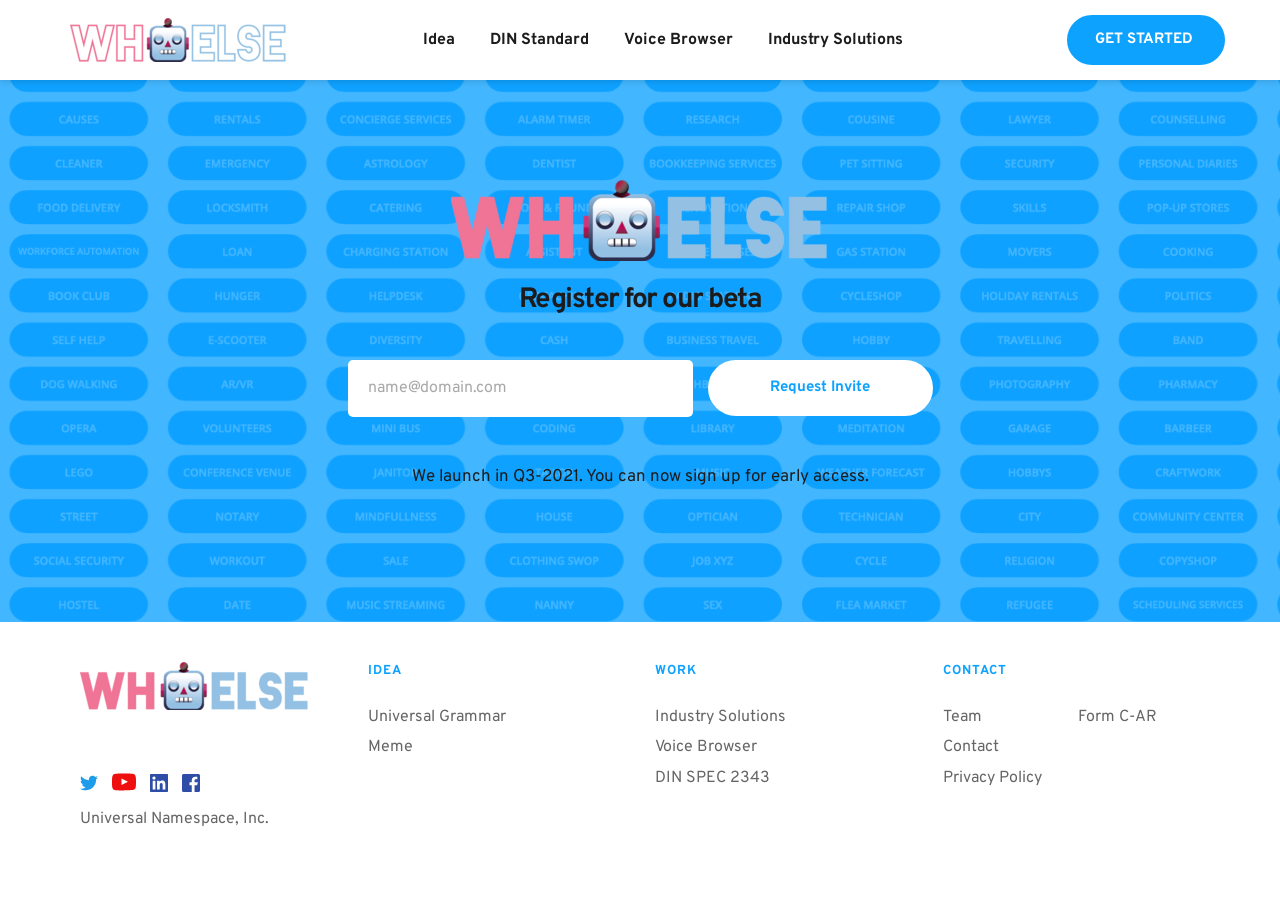
<file: sign-up.html>
<!DOCTYPE html><html lang="en"><head><meta charset="utf-8" /><meta property="og:site_name" content="whoelse.ai" /><meta property="og:type" content="website" /><meta property="og:url" content="https://www.whoelse.ai/sign-up" /><meta content="summary_large_image" name="twitter:card" />

        <meta property="og:title" content="Sign Up" />
    <meta name="twitter:title" content="Sign Up" />

    <meta property="og:description" content="" />
    <meta name="twitter:description" content="" />

                <meta property="og:image" content="assets/cloud-1de12d.becdn.net/f010a671589ae3ed1f527f3a5ce95b0c-6dc7bb998f49.png" />
        <meta property="twitter:image" content="assets/cloud-1de12d.becdn.net/f010a671589ae3ed1f527f3a5ce95b0c-6dc7bb998f49.png">
    
    <title>Sign Up | whoelse.ai</title>

    <meta name="description" content="whoelse.ai develops a new standard for voice AI interoperability. Open source, privacy-by-design, and based on ISO industry norms." />


    
    <link rel="canonical" href="sign-up.html" />

    

            <link rel="icon" href="assets/cloud-1de12d.becdn.net/061e14a4826322eefb3ba3371f8a4f56-400342e13ed8.png" sizes="32x32"/><link rel="icon" href="assets/cloud-1de12d.becdn.net/061e14a4826322eefb3ba3371f8a4f56-2505c8b49272.png" sizes="192x192"/><link rel="apple-touch-icon-precomposed" href="assets/cloud-1de12d.becdn.net/061e14a4826322eefb3ba3371f8a4f56-04e700225166.png"/><link href="assets/fonts.bunny.net/css-6e68897a5635.css" class="brz-link brz-link-google" type="text/css" rel="stylesheet"/><meta name="viewport" content="width=device-width, initial-scale=1"><link href="assets/b-cloud.becdn.net/group-1.min-232cb5601786.css" class="brz-link brz-link-preview-lib" media="print" onload="this.media='all'" data-brz-group="group-1" rel="stylesheet"/><link href="assets/b-cloud.becdn.net/group-1_2-pro.min-503de38d5008.css" class="brz-link brz-link-preview-lib-pro" media="print" onload="this.media='all'" data-brz-group="group-1_2" rel="stylesheet"/><link href="assets/b-cloud.becdn.net/form2.min-a7dd3e91f835.css" class="brz-link brz-link-scss" media="print" onload="this.media='all'" rel="stylesheet"/><link href="assets/b-cloud.becdn.net/main.base.pro.min-ec5774795894.css" class="brz-link brz-link-preview-pro" media="print" onload="this.media='all'" rel="stylesheet"/><link href="assets/b-cloud.becdn.net/main.base.min-fb11723bed6b.css" class="brz-link brz-link-preview" rel="stylesheet"/><style class="brz-style">.brz .brz-css-d-ky88tp:not(.brz-image--hovered){max-width: 32%;}.brz .brz-css-d-ky88tp{height: auto;border-radius: 0px;mix-blend-mode:normal;}.brz .brz-css-d-ky88tp{box-shadow:none;border:0px solid rgba(102, 115, 141, 0);}.brz .brz-css-d-ky88tp .brz-picture:after{border-radius: 0px;}.brz .brz-css-d-ky88tp .brz-picture:after{box-shadow:none;background-color:rgba(255, 255, 255, 0);background-image:none;}.brz .brz-css-d-ky88tp .brz-picture{-webkit-mask-image: none;
                      mask-image: none;}.brz .brz-css-d-ky88tp .brz-picture{filter:none;}.brz .brz-css-d-ky88tp, .brz .brz-css-d-ky88tp .brz-picture:after, .brz .brz-css-d-ky88tp .brz-picture, .brz .brz-css-d-ky88tp.brz-image--withHover img.brz-img, .brz .brz-css-d-ky88tp.brz-image--withHover img.dynamic-image, .brz .brz-css-d-ky88tp.brz-image--withHover .brz-img__hover{transition-duration:0.50s;transition-property: filter, box-shadow, background, border-radius, border-color;}@media(max-width:991px) and (min-width:768px){.brz .brz-css-d-ky88tp:not(.brz-image--hovered){max-width: 49%;}}@media(max-width:767px){.brz .brz-css-d-ky88tp:not(.brz-image--hovered){max-width: 88%;}}.brz .brz-css-d-xbidpt .brz-mm-menu__icon{transition-duration:0.50s;transition-property: filter, color, background, border-color, box-shadow;}@media(min-width:991px){.brz .brz-css-d-xbidpt .brz-mm-menu__icon{display:none;width:18px;}.brz .brz-css-d-xbidpt .brz-mm-menu__icon{color:rgba(51, 51, 51, 1);}.brz .brz-css-d-xbidpt .brz-menu{display:flex;}}@media(max-width:991px) and (min-width:768px){.brz .brz-css-d-xbidpt .brz-mm-menu__icon{display:flex;width:18px;}.brz .brz-css-d-xbidpt .brz-mm-menu__icon{color:rgba(51, 51, 51, 1);}.brz .brz-css-d-xbidpt .brz-menu{display:none;}}@media(max-width:767px){.brz .brz-css-d-xbidpt .brz-mm-menu__icon{display:flex;width:18px;}.brz .brz-css-d-xbidpt .brz-mm-menu__icon{color:rgba(51, 51, 51, 1);}.brz .brz-css-d-xbidpt .brz-menu{display:none;}}.brz .brz-css-d-1wonu5h{padding:0;margin:10px 0px 10px 0px;justify-content:center;position:relative;}.brz .brz-css-d-1wonu5h .brz-wrapper-transform{transform: none;}@media(min-width:991px){.brz .brz-css-d-1wonu5h{display:flex;z-index: auto;position:relative;}}@media(max-width:991px) and (min-width:768px){.brz .brz-css-d-1wonu5h{display:flex;z-index: auto;position:relative;}}@media(max-width:767px){.brz .brz-css-d-1wonu5h{display:flex;z-index: auto;position:relative;}}.brz .brz-css-d-1dg19l8:not(.brz-image--hovered){max-width: 89%;}.brz .brz-css-d-1dg19l8{height: auto;border-radius: 0px;mix-blend-mode:normal;}.brz .brz-css-d-1dg19l8{box-shadow:none;border:0px solid rgba(102, 115, 141, 0);}.brz .brz-css-d-1dg19l8 .brz-picture:after{border-radius: 0px;}.brz .brz-css-d-1dg19l8 .brz-picture:after{box-shadow:none;background-color:rgba(255, 255, 255, 0);background-image:none;}.brz .brz-css-d-1dg19l8 .brz-picture{-webkit-mask-image: none;
                      mask-image: none;}.brz .brz-css-d-1dg19l8 .brz-picture{filter:none;}.brz .brz-css-d-1dg19l8, .brz .brz-css-d-1dg19l8 .brz-picture:after, .brz .brz-css-d-1dg19l8 .brz-picture, .brz .brz-css-d-1dg19l8.brz-image--withHover img.brz-img, .brz .brz-css-d-1dg19l8.brz-image--withHover img.dynamic-image, .brz .brz-css-d-1dg19l8.brz-image--withHover .brz-img__hover{transition-duration:0.50s;transition-property: filter, box-shadow, background, border-radius, border-color;}@media(max-width:991px) and (min-width:768px){.brz .brz-css-d-1dg19l8:not(.brz-image--hovered){max-width: 8%;}}@media(max-width:767px){.brz .brz-css-d-1dg19l8:not(.brz-image--hovered){max-width: 23%;}}.brz .brz-css-d-1pmg9eu{padding:75px 0px 75px 0px;margin:0;}.brz .brz-css-d-1pmg9eu > .brz-bg{border-radius: 0px;}.brz .brz-css-d-1pmg9eu > .brz-bg{border:0px solid rgba(102, 115, 141, 0);}.brz .brz-css-d-1pmg9eu > .brz-bg:after{box-shadow:none;}.brz .brz-css-d-1pmg9eu > .brz-bg > .brz-bg-image{-webkit-mask-image: none;
                      mask-image: none;background-size:cover;background-repeat: no-repeat;}.brz .brz-css-d-1pmg9eu > .brz-bg > .brz-bg-image{background-image:none;filter:none;}.brz .brz-css-d-1pmg9eu > .brz-bg > .brz-bg-image:after{content: "";background-image:none;}.brz .brz-css-d-1pmg9eu > .brz-bg > .brz-bg-color{-webkit-mask-image: none;
                      mask-image: none;}.brz .brz-css-d-1pmg9eu > .brz-bg > .brz-bg-color{background-color:rgba(0, 0, 0, 0);background-image:none;}.brz .brz-css-d-1pmg9eu > .brz-bg > .brz-bg-shape__top{background-size: 100% 100px; height: 100px;transform: scale(1.02) rotateX(0deg) rotateY(0deg);z-index: auto;}.brz .brz-css-d-1pmg9eu > .brz-bg > .brz-bg-shape__top::after{background-image: none; -webkit-mask-image: none;background-size: 100% 100px; height: 100px;}.brz .brz-css-d-1pmg9eu > .brz-bg > .brz-bg-shape__bottom{background-size: 100% 100px; height: 100px;transform: scale(1.02) rotateX(-180deg) rotateY(-180deg);z-index: auto;}.brz .brz-css-d-1pmg9eu > .brz-bg > .brz-bg-shape__bottom::after{background-image: none; -webkit-mask-image: none;background-size: 100% 100px; height: 100px;}@media(max-width:991px) and (min-width:768px){.brz .brz-css-d-1pmg9eu{padding:50px 15px 50px 15px;}}@media(max-width:767px){.brz .brz-css-d-1pmg9eu{padding:25px 15px 25px 15px;}}.brz .brz-css-d-brzbnx{border:0px solid transparent;}@media(min-width:991px){.brz .brz-css-d-brzbnx{max-width: calc(1 * var(--brz-section-container-max-width, 1170px));}}@media(max-width:991px) and (min-width:768px){.brz .brz-css-d-brzbnx{max-width: 100%;}}@media(max-width:767px){.brz .brz-css-d-brzbnx{max-width: 100%;}}.brz .brz-css-d-w3a52u{margin:0;z-index: auto;align-items:flex-start;}.brz .brz-css-d-w3a52u > .brz-bg{border-radius: 0px;max-width:100%;mix-blend-mode:normal;}.brz .brz-css-d-w3a52u > .brz-bg{border:0px solid rgba(102, 115, 141, 0);box-shadow:none;}.brz .brz-css-d-w3a52u > .brz-bg > .brz-bg-image{background-size:cover;background-repeat: no-repeat;-webkit-mask-image: none;
                      mask-image: none;}.brz .brz-css-d-w3a52u > .brz-bg > .brz-bg-image{background-image:none;filter:none;display:block;}.brz .brz-css-d-w3a52u > .brz-bg > .brz-bg-image:after{content: "";background-image:none;}.brz .brz-css-d-w3a52u > .brz-bg > .brz-bg-color{-webkit-mask-image: none;
                      mask-image: none;}.brz .brz-css-d-w3a52u > .brz-bg > .brz-bg-color{background-color:rgba(0, 0, 0, 0);background-image:none;}.brz .brz-css-d-w3a52u > .brz-bg > .brz-bg-map{display:none;}.brz .brz-css-d-w3a52u > .brz-bg > .brz-bg-map{filter:none;}.brz .brz-css-d-w3a52u > .brz-bg > .brz-bg-video{display:none;}.brz .brz-css-d-w3a52u > .brz-bg > .brz-bg-video{filter:none;}.brz .brz-css-d-w3a52u > .brz-row{border:0px solid transparent;}.brz .brz-css-d-w3a52u > .brz-row, .brz .brz-css-d-w3a52u > .brz-bg > .brz-bg-video, .brz .brz-css-d-w3a52u > .brz-bg, .brz .brz-css-d-w3a52u > .brz-bg > .brz-bg-image, .brz .brz-css-d-w3a52u > .brz-bg > .brz-bg-color{transition-duration:0.50s;transition-property: filter, box-shadow, background, border-radius, border-color;}@media(min-width:991px){.brz .brz-css-d-w3a52u{min-height: auto;display:flex;}}@media(max-width:991px) and (min-width:768px){.brz .brz-css-d-w3a52u > .brz-row{flex-direction:row;flex-wrap:wrap;justify-content:flex-start;}}@media(max-width:991px) and (min-width:768px){.brz .brz-css-d-w3a52u{min-height: auto;display:flex;}}@media(max-width:767px){.brz .brz-css-d-w3a52u > .brz-row{flex-direction:row;flex-wrap:wrap;justify-content:flex-start;}}@media(max-width:767px){.brz .brz-css-d-w3a52u{min-height: auto;display:flex;}}.brz .brz-css-d-1n95ksq{padding:10px;max-width:100%;}@media(max-width:991px) and (min-width:768px){.brz .brz-css-d-1n95ksq{padding:0;}}@media(max-width:767px){.brz .brz-css-d-1n95ksq{padding:0;}}.brz .brz-css-d-j7y22h{z-index: auto;flex:1 1 50%;max-width:50%;justify-content:flex-start;max-height:none;}.brz .brz-css-d-j7y22h .brz-columns__scroll-effect{justify-content:flex-start;}.brz .brz-css-d-j7y22h > .brz-bg{margin:0;mix-blend-mode:normal;border-radius: 0px;}.brz .brz-css-d-j7y22h > .brz-bg{border:0px solid rgba(102, 115, 141, 0);box-shadow:none;}.brz .brz-css-d-j7y22h > .brz-bg > .brz-bg-image{background-size:cover;background-repeat: no-repeat;-webkit-mask-image: none;
                      mask-image: none;}.brz .brz-css-d-j7y22h > .brz-bg > .brz-bg-image{background-image:none;filter:none;display:block;}.brz .brz-css-d-j7y22h > .brz-bg > .brz-bg-image:after{content: "";background-image:none;}.brz .brz-css-d-j7y22h > .brz-bg > .brz-bg-color{-webkit-mask-image: none;
                      mask-image: none;}.brz .brz-css-d-j7y22h > .brz-bg > .brz-bg-color{background-color:rgba(0, 0, 0, 0);background-image:none;}.brz .brz-css-d-j7y22h > .brz-bg > .brz-bg-map{display:none;}.brz .brz-css-d-j7y22h > .brz-bg > .brz-bg-map{filter:none;}.brz .brz-css-d-j7y22h > .brz-bg > .brz-bg-video{display:none;}.brz .brz-css-d-j7y22h > .brz-bg > .brz-bg-video{filter:none;}.brz .brz-css-d-j7y22h > .brz-bg, .brz .brz-css-d-j7y22h > .brz-bg > .brz-bg-image, .brz .brz-css-d-j7y22h > .brz-bg > .brz-bg-color{transition-duration:0.50s;transition-property: filter, box-shadow, background, border-radius, border-color;}@media(max-width:767px){.brz .brz-css-d-j7y22h{flex:1 1 100%;max-width:100%;}.brz .brz-css-d-j7y22h > .brz-bg{margin:10px 0px 10px 0px;}}.brz .brz-css-d-v5w42e.brz-column__items{z-index: auto;margin:0;border:0px solid transparent;padding:5px 15px 5px 15px;min-height:100%; max-height:none; justify-content: inherit;transition-duration:0.50s;transition-property: filter, box-shadow, background, border-radius, border-color;}@media(min-width:991px){.brz .brz-css-d-v5w42e{display:flex;}}@media(max-width:991px) and (min-width:768px){.brz .brz-css-d-v5w42e{display:flex;}}@media(max-width:767px){.brz .brz-css-d-v5w42e.brz-column__items{margin:10px 0px 10px 0px;padding:0;}}@media(max-width:767px){.brz .brz-css-d-v5w42e{display:flex;}}.brz .brz-css-d-1qti1dw:not(.brz-image--hovered){max-width: 100%;}.brz .brz-css-d-1qti1dw{height: auto;border-radius: 0px;mix-blend-mode:normal;}.brz .brz-css-d-1qti1dw{box-shadow:none;border:0px solid rgba(102, 115, 141, 0);}.brz .brz-css-d-1qti1dw .brz-picture:after{border-radius: 0px;}.brz .brz-css-d-1qti1dw .brz-picture:after{box-shadow:none;background-color:rgba(255, 255, 255, 0);background-image:none;}.brz .brz-css-d-1qti1dw .brz-picture{-webkit-mask-image: none;
                      mask-image: none;}.brz .brz-css-d-1qti1dw .brz-picture{filter:none;}.brz .brz-css-d-1qti1dw, .brz .brz-css-d-1qti1dw .brz-picture:after, .brz .brz-css-d-1qti1dw .brz-picture, .brz .brz-css-d-1qti1dw.brz-image--withHover img.brz-img, .brz .brz-css-d-1qti1dw.brz-image--withHover img.dynamic-image, .brz .brz-css-d-1qti1dw.brz-image--withHover .brz-img__hover{transition-duration:0.50s;transition-property: filter, box-shadow, background, border-radius, border-color;}@media(max-width:767px){.brz .brz-css-d-1qti1dw:not(.brz-image--hovered){max-width: 40%;}}.brz .brz-css-d-943lj0.brz-hover-animation__container{max-width: 100%;}@media(max-width:767px){.brz .brz-css-d-943lj0.brz-hover-animation__container{max-width: 40%;}}.brz .brz-css-d-rslmfq{padding-top: 20.5007%;}.brz .brz-css-d-rslmfq > .brz-img{position:absolute;width: 100%;}@media(max-width:991px) and (min-width:768px){.brz .brz-css-d-rslmfq{padding-top: 20.4972%;}}@media(max-width:767px){.brz .brz-css-d-rslmfq{padding-top: 20.5%;}}.brz .brz-css-d-1r3m6rx{width: 215.71px;height: 44.22px;margin-inline-start: -0.01px;margin-top: 0px;}@media(max-width:991px) and (min-width:768px){.brz .brz-css-d-1r3m6rx{width: 158.9px;height: 32.57px;margin-inline-start: 0px;}}@media(max-width:767px){.brz .brz-css-d-1r3m6rx{width: 172px;height: 35.26px;margin-inline-start: 0px;}}.brz .brz-css-d-19jehtk > .brz-menu__ul{font-family:var(--brz-buttonfontfamily, initial);display: flex; flex-wrap: wrap; justify-content: inherit; align-items: center;max-width: none;margin: 0px -5px 0px -5px;}.brz .brz-css-d-19jehtk > .brz-menu__ul{color:rgba(0, 0, 0, 1);}.brz .brz-css-d-19jehtk > .brz-menu__ul > .brz-menu__item > .brz-a{flex-flow: row nowrap;padding:0px 5px 0px 5px;}.brz .brz-css-d-19jehtk > .brz-menu__ul > .brz-menu__item > .brz-a{color:rgba(0, 0, 0, 1);background-color:rgba(255, 255, 255, 0);}.brz .brz-css-d-19jehtk > .brz-menu__ul > .brz-menu__item.brz-menu__item--opened > .brz-a{color:rgba(0, 0, 0, 1);background-color:rgba(255, 255, 255, 0);}.brz .brz-css-d-19jehtk > .brz-menu__ul > .brz-menu__item.brz-menu__item--opened{color:rgba(0, 0, 0, 1);background-color: transparent;border:0px solid rgba(85, 85, 85, 1);}.brz .brz-css-d-19jehtk > .brz-menu__ul > .brz-menu__item.brz-menu__item--current:not(.brz-menu__item.brz-menu__item--current:active){color:rgba(0, 0, 0, 1);background-color:rgba(255, 255, 255, 0);border:0px solid rgba(85, 85, 85, 1);}.brz .brz-css-d-19jehtk > .brz-menu__ul > .brz-menu__item.brz-menu__item--current > .brz-a:not(.brz-a:active){color:rgba(0, 0, 0, 1);background-color:rgba(255, 255, 255, 0);}.brz .brz-css-d-19jehtk > .brz-menu__ul > .brz-menu__item > .brz-a > .brz-icon-svg{margin:0; margin-inline-end:15px;}.brz .brz-css-d-19jehtk > .brz-menu__ul > .brz-menu__item > .brz-a > .brz-icon-svg.brz-icon-svg-custom{background-color:rgba(0, 0, 0, 1);}.brz .brz-css-d-19jehtk > .brz-menu__ul > .brz-menu__item.brz-menu__item--current > .brz-a:not(.brz-a:active) > .brz-icon-svg.brz-icon-svg-custom{background-color:rgba(0, 0, 0, 1);}.brz .brz-css-d-19jehtk > .brz-menu__ul > .brz-menu__item.brz-menu__item--current:not(.brz-menu__item.brz-menu__item--current:active) > .brz-icon-svg.brz-icon-svg-custom{background-color:rgba(0, 0, 0, 1);}.brz .brz-css-d-19jehtk > .brz-menu__ul > .brz-menu__item{border-radius: 0px;}.brz .brz-css-d-19jehtk > .brz-menu__ul > .brz-menu__item{color:rgba(0, 0, 0, 1);background-color: transparent;border:0px solid rgba(85, 85, 85, 1);}.brz .brz-css-d-19jehtk > .brz-menu__ul > .brz-menu__item > a{border-radius: 0px;}.brz .brz-css-d-19jehtk > .brz-menu__ul > .brz-menu__item-dropdown .brz-menu__sub-menu{font-family:var(--brz-buttonfontfamily, initial);border-radius: 0px;}.brz .brz-css-d-19jehtk > .brz-menu__ul > .brz-menu__item-dropdown .brz-menu__sub-menu{color:rgba(255, 255, 255, 1);background-color:rgba(51, 51, 51, 1);box-shadow:none;}.brz .brz-css-d-19jehtk > .brz-menu__ul > .brz-menu__item-dropdown .brz-menu__sub-menu .brz-menu__item > .brz-a{flex-flow: row nowrap;}.brz .brz-css-d-19jehtk > .brz-menu__ul > .brz-menu__item-dropdown .brz-menu__sub-menu .brz-a:hover{color:rgba(255, 255, 255, 1);}.brz .brz-css-d-19jehtk > .brz-menu__ul > .brz-menu__item-dropdown .brz-menu__sub-menu .brz-a > .brz-icon-svg{margin:0; margin-inline-end: 15px;font-size:12px;}.brz .brz-css-d-19jehtk > .brz-menu__ul > .brz-menu__item-dropdown .brz-menu__sub-menu > .brz-menu__item.brz-menu__item--current > .brz-a{color:rgba(255, 255, 255, 1);}.brz .brz-css-d-19jehtk > .brz-menu__ul > .brz-menu__item-dropdown > .brz-menu__item--current .brz-menu__sub-menu{box-shadow:none;}.brz .brz-css-d-19jehtk > .brz-menu__ul > .brz-menu__item-dropdown .brz-menu__sub-menu > .brz-menu__item > .brz-a > .brz-icon-svg.brz-icon-svg-custom{background-color:rgba(255, 255, 255, 1);}.brz .brz-css-d-19jehtk > .brz-menu__ul > .brz-menu__item-dropdown .brz-menu__sub-menu > .brz-menu__item:not(.brz-menu__item.brz-menu__item--current) > .brz-a > .brz-icon-svg.brz-icon-svg-custom{background-color:rgba(255, 255, 255, 1);}.brz .brz-css-d-19jehtk > .brz-menu__ul > .brz-menu__item-dropdown .brz-menu__sub-menu > .brz-menu__item.brz-menu__item--current > .brz-a > .brz-icon-svg.brz-icon-svg-custom{background-color:rgba(255, 255, 255, 1);}.brz .brz-css-d-19jehtk > .brz-menu__ul > .brz-menu__item-dropdown .brz-menu__item{background-color:rgba(51, 51, 51, 1);color:rgba(255, 255, 255, 1);}.brz .brz-css-d-19jehtk > .brz-menu__ul > .brz-menu__item-dropdown .brz-menu__sub-menu .brz-menu__item-dropdown .brz-a:hover:after{border-color: rgba(255, 255, 255, 1);}.brz .brz-css-d-19jehtk > .brz-menu__ul > .brz-menu__item-dropdown .brz-menu__sub-menu > .brz-menu__item{border-bottom: 1px solid rgba(85, 85, 85, 1);}.brz .brz-css-d-19jehtk .brz-menu__item-dropdown .brz-menu__item, .brz .brz-css-d-19jehtk .brz-menu__sub-menu .brz-menu__item-dropdown .brz-a:after, .brz .brz-css-d-19jehtk .brz-menu__sub-menu > .brz-menu__item.brz-menu__item--current > .brz-a > .brz-icon-svg.brz-icon-svg-custom, .brz .brz-css-d-19jehtk .brz-menu__sub-menu > .brz-menu__item:not(.brz-menu__item.brz-menu__item--current) > .brz-a > .brz-icon-svg.brz-icon-svg-custom, .brz .brz-css-d-19jehtk .brz-menu__sub-menu > .brz-menu__item > .brz-a > .brz-icon-svg.brz-icon-svg-custom, .brz .brz-css-d-19jehtk .brz-menu__item--current .brz-menu__sub-menu, .brz .brz-css-d-19jehtk .brz-menu__sub-menu > .brz-menu__item.brz-menu__item--current, .brz .brz-css-d-19jehtk .brz-menu__ul, .brz .brz-css-d-19jehtk .brz-menu__ul > .brz-menu__item > .brz-a, .brz .brz-css-d-19jehtk .brz-menu__ul > .brz-menu__item.brz-menu__item--opened > .brz-a, .brz .brz-css-d-19jehtk .brz-menu__ul > .brz-menu__item.brz-menu__item--opened, .brz .brz-css-d-19jehtk .brz-menu__ul > .brz-menu__item.brz-menu__item--current:not(.brz-menu__item.brz-menu__item--current:active), .brz .brz-css-d-19jehtk .brz-menu__ul > .brz-menu__item.brz-menu__item--current > .brz-a:not(.brz-a:active), .brz .brz-css-d-19jehtk .brz-menu__ul > .brz-menu__item > .brz-a > .brz-icon-svg.brz-icon-svg-custom, .brz .brz-css-d-19jehtk .brz-menu__ul > .brz-menu__item.brz-menu__item--current > .brz-a:not(.brz-a:active) > .brz-icon-svg.brz-icon-svg-custom, .brz .brz-css-d-19jehtk .brz-menu__ul > .brz-menu__item.brz-menu__item--current:not(.brz-menu__item.brz-menu__item--current:active) > .brz-icon-svg.brz-icon-svg-custom, .brz .brz-css-d-19jehtk .brz-menu__ul > .brz-menu__item, .brz .brz-css-d-19jehtk .brz-menu__sub-menu, .brz .brz-css-d-19jehtk:hover .brz-menu__sub-menu .brz-a, .brz .brz-css-d-19jehtk .brz-menu__sub-menu > .brz-menu__item.brz-menu__item--current > .brz-a, .brz .brz-css-d-19jehtk .brz-menu__sub-menu > .brz-menu__item.brz-menu__item--current{transition-duration:0.50s;transition-property: filter, color, background, border-color, box-shadow;}@media(min-width:991px){.brz .brz-css-d-19jehtk > .brz-menu__ul{font-size:var(--brz-buttonfontsize, initial);font-weight:var(--brz-buttonfontweight, initial);line-height:var(--brz-buttonlineheight, initial);letter-spacing:var(--brz-buttonletterspacing, initial);font-variation-settings:var(--brz-buttonfontvariation, initial);font-weight:var(--brz-buttonbold, initial);font-style:var(--brz-buttonitalic, initial);text-decoration:var(--brz-buttontextdecoration, initial) !important;text-transform:var(--brz-buttontexttransform, initial) !important;}.brz .brz-css-d-19jehtk > .brz-menu__ul > .brz-menu__item > .brz-a > .brz-icon-svg{font-size:12px;}.brz .brz-css-d-19jehtk > .brz-menu__ul > .brz-menu__item{padding-top:0px; padding-bottom:0px; margin-right:5px; margin-left:5px;}.brz .brz-css-d-19jehtk > .brz-menu__ul > .brz-menu__item-dropdown .brz-menu__sub-menu{font-size:var(--brz-buttonfontsize, initial);font-weight:var(--brz-buttonfontweight, initial);line-height:var(--brz-buttonlineheight, initial);letter-spacing:var(--brz-buttonletterspacing, initial);font-variation-settings:var(--brz-buttonfontvariation, initial);font-weight:var(--brz-buttonbold, initial);font-style:var(--brz-buttonitalic, initial);text-decoration:var(--brz-buttontextdecoration, initial) !important;text-transform:var(--brz-buttontexttransform, initial) !important;position:absolute; top: 0; width: 305px;}.brz .brz-css-d-19jehtk > .brz-menu__ul > .brz-menu__item-dropdown [data-popper-placement='left-start']{inset-inline-end: calc(100% + 5px);}.brz .brz-css-d-19jehtk > .brz-menu__ul > .brz-menu__item-dropdown [data-popper-placement='right-start']{inset-inline-start: calc(100% + 5px);}.brz .brz-css-d-19jehtk > .brz-menu__ul > .brz-menu__item-dropdown > .brz-menu__sub-menu{top: calc(100% + 5px); width: 300px;}.brz .brz-css-d-19jehtk > .brz-menu__ul > .brz-menu__item-dropdown > [data-popper-placement='left-start']{right: 0;}.brz .brz-css-d-19jehtk > .brz-menu__ul > .brz-menu__item-dropdown > [data-popper-placement='right-start']{inset-inline-start: 0;}.brz .brz-css-d-19jehtk > .brz-menu__ul > .brz-menu__item-mega-menu .brz-mega-menu__dropdown{display:none;}}@media(max-width:991px) and (min-width:768px){.brz .brz-css-d-19jehtk > .brz-menu__ul{font-size:var(--brz-buttontabletfontsize, initial);font-weight:var(--brz-buttontabletfontweight, initial);line-height:var(--brz-buttontabletlineheight, initial);letter-spacing:var(--brz-buttontabletletterspacing, initial);font-variation-settings:var(--brz-buttontabletfontvariation, initial);font-weight:var(--brz-buttontabletbold, initial);font-style:var(--brz-buttontabletitalic, initial);text-decoration:var(--brz-buttontablettextdecoration, initial) !important;text-transform:var(--brz-buttontablettexttransform, initial) !important;}.brz .brz-css-d-19jehtk > .brz-menu__ul > .brz-menu__item > .brz-a > .brz-icon-svg{font-size:12px;}.brz .brz-css-d-19jehtk > .brz-menu__ul > .brz-menu__item{padding-top:0px; padding-bottom:0px; margin-right:5px; margin-left:5px;}.brz .brz-css-d-19jehtk > .brz-menu__ul > .brz-menu__item-dropdown .brz-menu__sub-menu{font-size:var(--brz-buttontabletfontsize, initial);font-weight:var(--brz-buttontabletfontweight, initial);line-height:var(--brz-buttontabletlineheight, initial);letter-spacing:var(--brz-buttontabletletterspacing, initial);font-variation-settings:var(--brz-buttontabletfontvariation, initial);font-weight:var(--brz-buttontabletbold, initial);font-style:var(--brz-buttontabletitalic, initial);text-decoration:var(--brz-buttontablettextdecoration, initial) !important;text-transform:var(--brz-buttontablettexttransform, initial) !important;position:absolute; top: 0; width: 305px;}.brz .brz-css-d-19jehtk > .brz-menu__ul > .brz-menu__item-dropdown > .brz-menu__sub-menu{top: calc(100% + 5px); width: 300px;}.brz .brz-css-d-19jehtk > .brz-menu__ul > .brz-menu__item-dropdown > [data-popper-placement='left-start']{right: 0;}.brz .brz-css-d-19jehtk > .brz-menu__ul > .brz-menu__item-dropdown > [data-popper-placement='right-start']{inset-inline-start: 0;}.brz .brz-css-d-19jehtk > .brz-menu__ul > .brz-menu__item-dropdown .brz-menu__sub-menu .brz-menu__item-dropdown > .brz-a:after{border-right-style: solid; border-left-style: none;}.brz .brz-css-d-19jehtk > .brz-menu__ul > .brz-menu__item-dropdown .brz-menu__sub-menu .brz-menu__item-dropdown .brz-menu__sub-menu{position:relative; top: auto; inset-inline-start: auto; transform: translate(0, 0); height: 0; overflow: hidden;}.brz .brz-css-d-19jehtk > .brz-menu__ul > .brz-menu__item-dropdown .brz-menu__sub-menu .brz-menu__item--opened > .brz-menu__sub-menu{height: auto; width: 100%; left: auto; right: auto;}.brz .brz-css-d-19jehtk.brz-menu__preview > .brz-menu__ul > .brz-menu__item-dropdown .brz-menu__sub-menu .brz-menu__item > .brz-menu__sub-menu{height: auto; width: 100%; left: auto; right: auto;}.brz .brz-css-d-19jehtk > .brz-menu__ul > .brz-menu__item-mega-menu .brz-mega-menu__dropdown{display:none;}}@media(max-width:767px){.brz .brz-css-d-19jehtk > .brz-menu__ul{font-size:var(--brz-buttonmobilefontsize, initial);font-weight:var(--brz-buttonmobilefontweight, initial);line-height:var(--brz-buttonmobilelineheight, initial);letter-spacing:var(--brz-buttonmobileletterspacing, initial);font-variation-settings:var(--brz-buttonmobilefontvariation, initial);font-weight:var(--brz-buttonmobilebold, initial);font-style:var(--brz-buttonmobileitalic, initial);text-decoration:var(--brz-buttonmobiletextdecoration, initial) !important;text-transform:var(--brz-buttonmobiletexttransform, initial) !important;}.brz .brz-css-d-19jehtk > .brz-menu__ul > .brz-menu__item > .brz-a > .brz-icon-svg{font-size:12px;}.brz .brz-css-d-19jehtk > .brz-menu__ul > .brz-menu__item{padding-top:0px; padding-bottom:0px; margin-right:5px; margin-left:5px;}.brz .brz-css-d-19jehtk > .brz-menu__ul > .brz-menu__item-dropdown .brz-menu__sub-menu{font-size:var(--brz-buttonmobilefontsize, initial);font-weight:var(--brz-buttonmobilefontweight, initial);line-height:var(--brz-buttonmobilelineheight, initial);letter-spacing:var(--brz-buttonmobileletterspacing, initial);font-variation-settings:var(--brz-buttonmobilefontvariation, initial);font-weight:var(--brz-buttonmobilebold, initial);font-style:var(--brz-buttonmobileitalic, initial);text-decoration:var(--brz-buttonmobiletextdecoration, initial) !important;text-transform:var(--brz-buttonmobiletexttransform, initial) !important;position:absolute; top: 0; width: 305px;}.brz .brz-css-d-19jehtk > .brz-menu__ul > .brz-menu__item-dropdown > .brz-menu__sub-menu{top: calc(100% + 5px); width: 300px;}.brz .brz-css-d-19jehtk > .brz-menu__ul > .brz-menu__item-dropdown > [data-popper-placement='left-start']{right: 0;}.brz .brz-css-d-19jehtk > .brz-menu__ul > .brz-menu__item-dropdown > [data-popper-placement='right-start']{inset-inline-start: 0;}.brz .brz-css-d-19jehtk > .brz-menu__ul > .brz-menu__item-dropdown .brz-menu__sub-menu .brz-menu__item-dropdown > .brz-a:after{border-right-style: solid; border-left-style: none;}.brz .brz-css-d-19jehtk > .brz-menu__ul > .brz-menu__item-dropdown .brz-menu__sub-menu .brz-menu__item-dropdown .brz-menu__sub-menu{position:relative; top: auto; inset-inline-start: auto; transform: translate(0, 0); height: 0; overflow: hidden;}.brz .brz-css-d-19jehtk > .brz-menu__ul > .brz-menu__item-dropdown .brz-menu__sub-menu .brz-menu__item--opened > .brz-menu__sub-menu{height: auto; width: 100%; left: auto; right: auto;}.brz .brz-css-d-19jehtk.brz-menu__preview > .brz-menu__ul > .brz-menu__item-dropdown .brz-menu__sub-menu .brz-menu__item > .brz-menu__sub-menu{height: auto; width: 100%; left: auto; right: auto;}.brz .brz-css-d-19jehtk > .brz-menu__ul > .brz-menu__item-mega-menu .brz-mega-menu__dropdown{display:block;}}.brz .brz-css-d-dh5ser .brz-mm-navbar .brz-mm-close{font-size:16px;margin:0;padding:10px 15px 10px 10px;}.brz .brz-css-d-dh5ser .brz-mm-navbar .brz-mm-close{color:rgba(255, 255, 255, 1);background-color:#333333;}.brz .brz-css-d-dh5ser .brz-menu__item{font-family:var(--brz-buttonfontfamily, initial);}.brz .brz-css-d-dh5ser .brz-menu__item{color:rgba(255, 255, 255, 1);border-color: rgba(85, 85, 85, 1);}.brz nav.brz-mm-menu.brz-css-d-dh5ser{background-color:rgba(51, 51, 51, 0.8);}.brz .brz-css-d-dh5ser.brz-mm-menu .brz-menu__item .brz-mm-listitem__text{padding:10px 20px 10px 20px;flex-flow: row nowrap;}.brz .brz-css-d-dh5ser .brz-menu__item:hover > .brz-mm-listitem__text{color:rgba(255, 255, 255, 1);}.brz .brz-css-d-dh5ser .brz-menu__item .brz-mm-menu__item__icon.brz-icon-svg-custom{background-color:rgba(255, 255, 255, 1);}.brz .brz-css-d-dh5ser .brz-mm-navbar{color:rgba(255, 255, 255, 1);}.brz .brz-css-d-dh5ser .brz-menu__item.brz-mm-listitem_opened{color:rgba(255, 255, 255, 1);}.brz .brz-css-d-dh5ser.brz-mm-menu.brz-mm-menu_theme-dark.brz-mm-menu_opened .brz-mm-panels{background-image:none;}.brz .brz-css-d-dh5ser.brz-mm-menu.brz-mm-menu_theme-dark .brz-mm-panels, .brz .brz-css-d-dh5ser .brz-mm-panels > .brz-mm-panel:before{background-image:none;background-color:rgba(51, 51, 51, 0.8);}.brz .brz-css-d-dh5ser.brz-mm-menu.brz-mm-menu_theme-dark .brz-mm-panels, .brz .brz-css-d-dh5ser .brz-mm-panels > .brz-mm-panel{background-color:rgba(51, 51, 51, 0.8);}.brz .brz-css-d-dh5ser .brz-mm-panels > .brz-mm-panel{background-image:none;background-color:rgba(51, 51, 51, 0.8);}.brz .brz-css-d-dh5ser.brz-mm-menu.brz-mm-menu_theme-dark .brz-mm-navbar.brz-mm-listitem .brz-mm-listitem_opened > .brz-mm-listitem__text:after{border-color: rgba(85, 85, 85, 1);}.brz .brz-css-d-dh5ser .brz-mm-listitem{border-color: rgba(85, 85, 85, 1);}.brz .brz-css-d-dh5ser  .brz-menu__item.brz-menu__item--current:not(.brz-menu__item.brz-menu__item--current:active){color:rgba(255, 255, 255, 1);}.brz .brz-css-d-dh5ser .brz-menu__item.brz-menu__item--current:not(brz-menu__item.brz-menu__item--current:active):hover > .brz-mm-listitem__text{color:rgba(255, 255, 255, 1);}.brz .brz-css-d-dh5ser  .brz-menu__item.brz-menu__item--current:not(brz-menu__item.brz-menu__item--current:active) > .brz-mm-listitem__text > .brz-icon-svg.brz-icon-svg-custom{background-color:rgba(255, 255, 255, 1);}.brz .brz-css-d-dh5ser .brz-mm-listitem, .brz .brz-css-d-dh5ser.brz-mm-menu.brz-mm-menu_theme-dark .brz-mm-navbar.brz-mm-listitem .brz-mm-listitem_opened > .brz-mm-listitem__text:after, .brz .brz-css-d-dh5ser .brz-menu__item, .brz .brz-css-d-dh5ser.brz-mm-menu.brz-mm-menu_theme-dark .brz-mm-panels, .brz .brz-css-d-dh5ser .brz-mm-panels > .brz-mm-panel, .brz .brz-css-d-dh5ser.brz-mm-menu.brz-mm-menu_theme-dark .brz-mm-panels, .brz .brz-css-d-dh5ser .brz-mm-panels > .brz-mm-panel:before, .brz .brz-css-d-dh5ser .brz-menu__item.brz-mm-listitem_opened, .brz .brz-css-d-dh5ser .brz-mm-navbar, .brz nav.brz-mm-menu.brz-css-d-dh5ser, .brz .brz-css-d-dh5ser .brz-menu__item > .brz-mm-listitem__text, .brz .brz-css-d-dh5ser .brz-menu__item .brz-mm-menu__item__icon.brz-icon-svg-custom{transition-duration:0.50s;transition-property: filter, color, background, border-color, box-shadow;}@media(min-width:991px){.brz .brz-css-d-dh5ser .brz-mm-navbar .brz-mm-close{transition-duration:0.30s;}.brz .brz-css-d-dh5ser .brz-menu__item{font-size:var(--brz-buttonfontsize, initial);font-weight:var(--brz-buttonfontweight, initial);line-height:var(--brz-buttonlineheight, initial);letter-spacing:var(--brz-buttonletterspacing, initial);font-variation-settings:var(--brz-buttonfontvariation, initial);font-weight:var(--brz-buttonbold, initial);font-style:var(--brz-buttonitalic, initial);text-decoration:var(--brz-buttontextdecoration, initial) !important;text-transform:var(--brz-buttontexttransform, initial) !important;}.brz .brz-css-d-dh5ser .brz-menu__item .brz-a{justify-content:flex-start;text-align:start;}.brz .brz-css-d-dh5ser .brz-mm-menu__item__icon{margin:0 15px 0 0;font-size:12px;}.brz .brz-css-d-dh5ser .brz-mm-navbar{font-family:var(--brz-buttonfontfamily, initial);font-size:var(--brz-buttonfontsize, initial);font-weight:var(--brz-buttonfontweight, initial);line-height:var(--brz-buttonlineheight, initial);letter-spacing:var(--brz-buttonletterspacing, initial);font-variation-settings:var(--brz-buttonfontvariation, initial);font-weight:var(--brz-buttonbold, initial);font-style:var(--brz-buttonitalic, initial);text-decoration:var(--brz-buttontextdecoration, initial) !important;text-transform:var(--brz-buttontexttransform, initial) !important;border-color: rgba(85, 85, 85, 1);}.brz .brz-css-d-dh5ser.brz-mm-menu .brz-mm-listitem_vertical .brz-mm-btn_next{height: calc(var(--brz-buttonlineheight, initial) * var(--brz-buttonfontsize, initial) + 10px + 10px); padding-right: 20px;}}@media(max-width:991px) and (min-width:768px){.brz .brz-css-d-dh5ser .brz-mm-navbar .brz-mm-close{transition-duration:0.30s;}.brz .brz-css-d-dh5ser .brz-menu__item{font-size:var(--brz-buttontabletfontsize, initial);font-weight:var(--brz-buttontabletfontweight, initial);line-height:var(--brz-buttontabletlineheight, initial);letter-spacing:var(--brz-buttontabletletterspacing, initial);font-variation-settings:var(--brz-buttontabletfontvariation, initial);font-weight:var(--brz-buttontabletbold, initial);font-style:var(--brz-buttontabletitalic, initial);text-decoration:var(--brz-buttontablettextdecoration, initial) !important;text-transform:var(--brz-buttontablettexttransform, initial) !important;}.brz .brz-css-d-dh5ser .brz-menu__item .brz-a{justify-content:flex-start;text-align:start;}.brz .brz-css-d-dh5ser .brz-mm-menu__item__icon{margin:0 15px 0 0;font-size:12px;}.brz .brz-css-d-dh5ser .brz-mm-navbar{font-family:var(--brz-buttonfontfamily, initial);font-size:var(--brz-buttontabletfontsize, initial);font-weight:var(--brz-buttontabletfontweight, initial);line-height:var(--brz-buttontabletlineheight, initial);letter-spacing:var(--brz-buttontabletletterspacing, initial);font-variation-settings:var(--brz-buttontabletfontvariation, initial);font-weight:var(--brz-buttontabletbold, initial);font-style:var(--brz-buttontabletitalic, initial);text-decoration:var(--brz-buttontablettextdecoration, initial) !important;text-transform:var(--brz-buttontablettexttransform, initial) !important;border-color: rgba(85, 85, 85, 1);}.brz .brz-css-d-dh5ser.brz-mm-menu .brz-mm-listitem_vertical .brz-mm-btn_next{height: calc(var(--brz-buttontabletlineheight, initial) * var(--brz-buttontabletfontsize, initial) + 10px + 10px); padding-right: 20px;}}@media(max-width:767px){.brz .brz-css-d-dh5ser .brz-mm-navbar .brz-mm-close{transition-duration:0.30s;}.brz .brz-css-d-dh5ser .brz-menu__item{font-size:var(--brz-buttonmobilefontsize, initial);font-weight:var(--brz-buttonmobilefontweight, initial);line-height:var(--brz-buttonmobilelineheight, initial);letter-spacing:var(--brz-buttonmobileletterspacing, initial);font-variation-settings:var(--brz-buttonmobilefontvariation, initial);font-weight:var(--brz-buttonmobilebold, initial);font-style:var(--brz-buttonmobileitalic, initial);text-decoration:var(--brz-buttonmobiletextdecoration, initial) !important;text-transform:var(--brz-buttonmobiletexttransform, initial) !important;}.brz .brz-css-d-dh5ser .brz-menu__item .brz-a{justify-content:flex-start;text-align:start;}.brz .brz-css-d-dh5ser .brz-mm-menu__item__icon{margin:0 15px 0 0;font-size:12px;}.brz .brz-css-d-dh5ser .brz-mm-navbar{font-family:var(--brz-buttonfontfamily, initial);font-size:var(--brz-buttonmobilefontsize, initial);font-weight:var(--brz-buttonmobilefontweight, initial);line-height:var(--brz-buttonmobilelineheight, initial);letter-spacing:var(--brz-buttonmobileletterspacing, initial);font-variation-settings:var(--brz-buttonmobilefontvariation, initial);font-weight:var(--brz-buttonmobilebold, initial);font-style:var(--brz-buttonmobileitalic, initial);text-decoration:var(--brz-buttonmobiletextdecoration, initial) !important;text-transform:var(--brz-buttonmobiletexttransform, initial) !important;border-color: rgba(85, 85, 85, 1);}.brz .brz-css-d-dh5ser.brz-mm-menu .brz-mm-listitem_vertical .brz-mm-btn_next{height: calc(var(--brz-buttonmobilelineheight, initial) * var(--brz-buttonmobilefontsize, initial) + 10px + 10px); padding-right: 20px;}}.brz .brz-css-d-x0dcve{z-index: auto;position:relative;margin:10px 0px 10px 0px;justify-content:center;padding:0;gap:20px 10px;}@media(min-width:991px){.brz .brz-css-d-x0dcve{position:relative;}.brz .brz-css-d-x0dcve{display:flex;}}@media(max-width:991px) and (min-width:768px){.brz .brz-css-d-x0dcve{position:relative;}.brz .brz-css-d-x0dcve{display:flex;}}@media(max-width:767px){.brz .brz-css-d-x0dcve{position:relative;}.brz .brz-css-d-x0dcve{display:flex;}}.brz .brz-css-d-1duxjlu{justify-content:center;padding:0;gap:20px 10px;}.brz .brz-css-d-1syz9i2.brz-btn--hover:not(.brz-btn--hover-in), .brz .brz-css-d-1syz9i2.brz-btn--hover-in:before{background-color:rgba(var(--brz-global-color3),1);background-image:none;}.brz .brz-css-d-1syz9i2.brz-btn--hover:not(.brz-btn--hover-in):before, .brz .brz-css-d-1syz9i2.brz-btn--hover-in{background-color: rgba(var(--brz-global-color3),0.8);background-image:none;}.brz .brz-css-d-1syz9i2.brz-btn--hover:not(.brz-btn--hover-in), .brz .brz-css-d-1syz9i2.brz-btn--hover-in:before, .brz .brz-css-d-1syz9i2.brz-btn--hover:not(.brz-btn--hover-in):before, .brz .brz-css-d-1syz9i2.brz-btn--hover-in{transition-duration:0.6s;}@media(min-width:991px){.brz .brz-css-d-1syz9i2.brz-back-pulse:before{animation-duration:0.6s;}}@media(max-width:991px) and (min-width:768px){.brz .brz-css-d-1syz9i2.brz-back-pulse:before{animation-duration:0.6s;}}@media(max-width:767px){.brz .brz-css-d-1syz9i2.brz-back-pulse:before{animation-duration:0.6s;}}.brz .brz-css-d-13c78oe.brz-btn{font-family:var(--brz-buttonfontfamily, initial);font-weight:var(--brz-buttonfontweight, initial);font-size:var(--brz-buttonfontsize, initial);line-height:var(--brz-buttonlineheight, initial);letter-spacing:var(--brz-buttonletterspacing, initial);font-variation-settings:var(--brz-buttonfontvariation, initial);font-weight:var(--brz-buttonbold, initial);font-style:var(--brz-buttonitalic, initial);text-decoration:var(--brz-buttontextdecoration, initial) !important;text-transform:var(--brz-buttontexttransform, initial) !important;border-radius: 0;flex-flow:row-reverse nowrap;padding:14px 42px 14px 42px;padding: 14px 42px; width: auto;}.brz .brz-css-d-13c78oe.brz-btn{color:rgba(var(--brz-global-color8),1);border:2px solid rgba(var(--brz-global-color3),1);box-shadow:none;}.brz .brz-css-d-13c78oe.brz-btn:not(.brz-btn--hover){background-color:rgba(var(--brz-global-color3),1);background-image:none;}.brz .brz-css-d-13c78oe.brz-btn .brz-icon-svg-custom{background-color:rgba(var(--brz-global-color8),1);}.brz .brz-css-d-13c78oe.brz-btn.brz-btn-submit{color:rgba(var(--brz-global-color8),1);background-color:rgba(var(--brz-global-color3),1);background-image:none;}.brz .brz-css-d-13c78oe:after{height: unset;}.brz .brz-css-d-13c78oe .brz-btn--story-container{border:2px solid rgba(var(--brz-global-color3),1);flex-flow:row-reverse nowrap;border-radius: 0;}.brz .brz-css-d-13c78oe .brz-btn--story-container:after{height: unset;}.brz .brz-css-d-13c78oe.brz-btn, .brz .brz-css-d-13c78oe.brz-btn .brz-icon-svg-custom, .brz .brz-css-d-13c78oe.brz-btn.brz-btn-submit{transition-duration:0.50s;transition-property: filter, color, background, border-color, box-shadow;}@media(min-width:991px){.brz .brz-css-d-13c78oe.brz-btn:not(.brz-btn--hover):hover{background-color:rgba(var(--brz-global-color3),0.8);}.brz .brz-css-d-13c78oe.brz-btn.brz-btn-submit:hover{background-color:rgba(var(--brz-global-color3),0.8);}}@media(max-width:991px) and (min-width:768px){.brz .brz-css-d-13c78oe.brz-btn{font-weight:var(--brz-buttontabletfontweight, initial);font-size:var(--brz-buttontabletfontsize, initial);line-height:var(--brz-buttontabletlineheight, initial);letter-spacing:var(--brz-buttontabletletterspacing, initial);font-variation-settings:var(--brz-buttontabletfontvariation, initial);font-weight:var(--brz-buttontabletbold, initial);font-style:var(--brz-buttontabletitalic, initial);text-decoration:var(--brz-buttontablettextdecoration, initial) !important;text-transform:var(--brz-buttontablettexttransform, initial) !important;padding:11px 26px 11px 26px;padding: 11px 26px; width: auto;}}@media(max-width:767px){.brz .brz-css-d-13c78oe.brz-btn{font-weight:var(--brz-buttonmobilefontweight, initial);font-size:var(--brz-buttonmobilefontsize, initial);line-height:var(--brz-buttonmobilelineheight, initial);letter-spacing:var(--brz-buttonmobileletterspacing, initial);font-variation-settings:var(--brz-buttonmobilefontvariation, initial);font-weight:var(--brz-buttonmobilebold, initial);font-style:var(--brz-buttonmobileitalic, initial);text-decoration:var(--brz-buttonmobiletextdecoration, initial) !important;text-transform:var(--brz-buttonmobiletexttransform, initial) !important;padding:11px 26px 11px 26px;padding: 11px 26px; width: auto;}}.brz .brz-css-d-x9rvyp{border:0px solid transparent;}@media(min-width:991px){.brz .brz-css-d-x9rvyp{max-width: calc(1 * var(--brz-section-container-max-width, 1170px));}}@media(max-width:991px) and (min-width:768px){.brz .brz-css-d-x9rvyp{max-width: 100%;}}@media(max-width:767px){.brz .brz-css-d-x9rvyp{max-width: 100%;}}.brz .brz-css-d-lbhek7.brz-hover-animation__container{max-width: 32%;}@media(max-width:991px) and (min-width:768px){.brz .brz-css-d-lbhek7.brz-hover-animation__container{max-width: 49%;}}@media(max-width:767px){.brz .brz-css-d-lbhek7.brz-hover-animation__container{max-width: 88%;}}.brz .brz-css-d-127a3es{font-size:48px;padding: 0px;border-radius: 0;stroke-width: 1;}.brz .brz-css-d-127a3es{color:rgba(var(--brz-global-color3),1);border:0px solid rgba(35, 157, 219, 0);box-shadow:none;background-color:rgba(189, 225, 244, 0);background-image:none;}.brz .brz-css-d-127a3es .brz-icon-svg-custom{background-color:rgba(var(--brz-global-color3),1);}.brz .brz-css-d-127a3es, .brz .brz-css-d-127a3es .brz-icon-svg-custom{transition-duration:0.50s;transition-property: color, box-shadow, background, border, border-color;}@media(min-width:991px){.brz .brz-css-d-127a3es:hover{color:rgba(var(--brz-global-color3),0.8);}.brz .brz-css-d-127a3es:hover .brz-icon-svg-custom{background-color:rgba(var(--brz-global-color3),0.8);}}.brz .brz-css-d-1n0bug2{width: 229.18px;height: 48.7px;margin-inline-start: 0px;margin-top: -0.49px;}@media(max-width:991px) and (min-width:768px){.brz .brz-css-d-1n0bug2{width: 59.04px;height: 12.55px;margin-top: -0.12px;}}@media(max-width:767px){.brz .brz-css-d-1n0bug2{width: 99.48px;height: 21.14px;margin-inline-start: -0.29px;margin-top: 0px;}}.brz .brz-css-d-1ydqvct{padding-top: 20.8264%;}.brz .brz-css-d-1ydqvct > .brz-img{position:absolute;width: 100%;}@media(max-width:991px) and (min-width:768px){.brz .brz-css-d-1ydqvct{padding-top: 20.8333%;}}@media(max-width:767px){.brz .brz-css-d-1ydqvct{padding-top: 21.3751%;}}.brz .brz-css-d-17ii6ym.brz-hover-animation__container{max-width: 89%;}@media(max-width:991px) and (min-width:768px){.brz .brz-css-d-17ii6ym.brz-hover-animation__container{max-width: 8%;}}@media(max-width:767px){.brz .brz-css-d-17ii6ym.brz-hover-animation__container{max-width: 23%;}}.brz .brz-css-d-eerzdl{padding:75px 0px 75px 0px;min-height: auto;margin:0;z-index: auto;}.brz .brz-css-d-eerzdl{display:flex;}.brz .brz-css-d-eerzdl > .brz-bg{border-radius: 0px;}.brz .brz-css-d-eerzdl > .brz-bg{border:0px solid rgba(102, 115, 141, 0);}.brz .brz-css-d-eerzdl > .brz-bg:after{box-shadow:none;}.brz .brz-css-d-eerzdl > .brz-bg > .brz-bg-image{-webkit-mask-image: none;
                      mask-image: none;background-size:cover;background-repeat: no-repeat;}.brz .brz-css-d-eerzdl > .brz-bg > .brz-bg-image{background-image:none;filter:none;display:block;}.brz .brz-css-d-eerzdl > .brz-bg > .brz-bg-image:after{content: "";background-image:none;}.brz .brz-css-d-eerzdl > .brz-bg > .brz-bg-color{-webkit-mask-image: none;
                      mask-image: none;}.brz .brz-css-d-eerzdl > .brz-bg > .brz-bg-color{background-color:rgba(0, 0, 0, 0);background-image:none;}.brz .brz-css-d-eerzdl > .brz-bg > .brz-bg-shape__top{background-size: 100% 100px; height: 100px;transform: scale(1.02) rotateX(0deg) rotateY(0deg);z-index: auto;}.brz .brz-css-d-eerzdl > .brz-bg > .brz-bg-shape__top::after{background-image: none; -webkit-mask-image: none;background-size: 100% 100px; height: 100px;}.brz .brz-css-d-eerzdl > .brz-bg > .brz-bg-shape__bottom{background-size: 100% 100px; height: 100px;transform: scale(1.02) rotateX(-180deg) rotateY(-180deg);z-index: auto;}.brz .brz-css-d-eerzdl > .brz-bg > .brz-bg-shape__bottom::after{background-image: none; -webkit-mask-image: none;background-size: 100% 100px; height: 100px;}.brz .brz-css-d-eerzdl .brz-container{justify-content:center;}@media(max-width:991px) and (min-width:768px){.brz .brz-css-d-eerzdl{padding:25px 15px 25px 15px;}}@media(max-width:767px){.brz .brz-css-d-eerzdl{padding:25px 15px 25px 15px;}}.brz .brz-css-d-d4vxpd{height:50px;}@media(min-width:991px){.brz .brz-css-d-1qa21x7{display:block;}}@media(max-width:991px) and (min-width:768px){.brz .brz-css-d-1qa21x7{display:block;}}@media(max-width:767px){.brz .brz-css-d-1qa21x7{display:block;}}.brz .brz-css-d-1sispp6{border:0px solid transparent;}@media(min-width:991px){.brz .brz-css-d-1sispp6{max-width: calc(1 * var(--brz-section-container-max-width, 1170px));}}@media(max-width:991px) and (min-width:768px){.brz .brz-css-d-1sispp6{max-width: 100%;}}@media(max-width:767px){.brz .brz-css-d-1sispp6{max-width: 100%;}}.brz .brz-css-d-oh3bvl{padding:75px 0px 75px 0px;}.brz .brz-css-d-oh3bvl > .brz-bg{border-radius: 0px;mix-blend-mode:normal;}.brz .brz-css-d-oh3bvl > .brz-bg{border:0px solid rgba(102, 115, 141, 0);}.brz .brz-css-d-oh3bvl > .brz-bg > .brz-bg-image{background-size:cover;background-repeat: no-repeat;-webkit-mask-image: none;
                      mask-image: none;}.brz .brz-css-d-oh3bvl > .brz-bg > .brz-bg-image{background-image:none;filter:none;display:block;}.brz .brz-css-d-oh3bvl > .brz-bg > .brz-bg-image:after{content: "";background-image:none;}.brz .brz-css-d-oh3bvl > .brz-bg > .brz-bg-color{-webkit-mask-image: none;
                      mask-image: none;}.brz .brz-css-d-oh3bvl > .brz-bg > .brz-bg-color{background-color:rgba(0, 0, 0, 0);background-image:none;}.brz .brz-css-d-oh3bvl > .brz-bg > .brz-bg-map{display:none;}.brz .brz-css-d-oh3bvl > .brz-bg > .brz-bg-map{filter:none;}.brz .brz-css-d-oh3bvl > .brz-bg > .brz-bg-video{display:none;}.brz .brz-css-d-oh3bvl > .brz-bg > .brz-bg-video{filter:none;}.brz .brz-css-d-oh3bvl > .brz-bg > .brz-bg-shape__top{background-size: 100% 100px; height: 100px;transform: scale(1.02) rotateX(0deg) rotateY(0deg);z-index: auto;}.brz .brz-css-d-oh3bvl > .brz-bg > .brz-bg-shape__top::after{background-image: none; -webkit-mask-image: none;background-size: 100% 100px; height: 100px;}.brz .brz-css-d-oh3bvl > .brz-bg > .brz-bg-shape__bottom{background-size: 100% 100px; height: 100px;transform: scale(1.02) rotateX(-180deg) rotateY(-180deg);z-index: auto;}.brz .brz-css-d-oh3bvl > .brz-bg > .brz-bg-shape__bottom::after{background-image: none; -webkit-mask-image: none;background-size: 100% 100px; height: 100px;}.brz .brz-css-d-oh3bvl > .brz-bg > .brz-bg-slideshow  .brz-bg-slideshow-item{display: none;background-position: 50% 50%;}.brz .brz-css-d-oh3bvl > .brz-bg > .brz-bg-slideshow  .brz-bg-slideshow-item{filter:none;}.brz .brz-css-d-oh3bvl > .brz-bg, .brz .brz-css-d-oh3bvl > .brz-bg > .brz-bg-image, .brz .brz-css-d-oh3bvl > .brz-bg > .brz-bg-map, .brz .brz-css-d-oh3bvl > .brz-bg > .brz-bg-color, .brz .brz-css-d-oh3bvl > .brz-bg > .brz-bg-video{transition-duration:0.50s;transition-property: filter, box-shadow, background, border-radius, border-color;}@media(min-width:991px){.brz .brz-css-d-oh3bvl > .brz-bg > .brz-bg-image{background-attachment:scroll;}}@media(max-width:991px) and (min-width:768px){.brz .brz-css-d-oh3bvl{padding:50px 15px 50px 15px;}}@media(max-width:767px){.brz .brz-css-d-oh3bvl{padding:25px 15px 25px 15px;}}.brz .brz-css-d-etco9z{padding-top: 21.3333%;}.brz .brz-css-d-etco9z > .brz-img{position:absolute;width: 100%;}.brz .brz-css-d-uwyteh{width: 379.48px;height: 80.64px;margin-inline-start: -0.74px;margin-top: 0px;}.brz .brz-css-d-1ehz5mr{width:100%;mix-blend-mode:normal;}.brz .brz-css-d-17ed1lg .brz-form{margin: 0 -7.5px -15px -7.5px;}.brz .brz-css-d-17ed1lg .brz-form-ms-buttons{padding: 0 7.5px 15px 7.5px;gap:10px;}.brz .brz-css-d-17ed1lg .brz-forms2__item{padding: 0 7.5px 15px 7.5px;}.brz .brz-css-d-17ed1lg .brz-forms2__item-button{margin-inline-end: auto; margin-inline-start: 0;max-width:100%;flex-basis:100%;}.brz .brz-css-d-17ed1lg .brz-forms2-story .brz-btn:before, .brz .brz-css-d-17ed1lg .brz-form-ms-buttons--story .brz-btn:before{content: ""; padding-top: 15%;}.brz .brz-css-d-17ed1lg .brz-form-ms-indicators{margin:0px
      7.5px
      15px
      7.5px;}.brz .brz-css-d-17ed1lg .brz-form-ms-next-button, .brz .brz-css-d-17ed1lg .brz-form-ms-prev-button, .brz .brz-css-d-17ed1lg .brz-form-ms-buttons .brz-forms2__item-button{justify-content:center;}.brz-css-d-qyp96y .brz-forms2__alert--success .brz-forms2__alert-text{background-color:rgba(21, 208, 83, 1); background-image:none;border: none;box-shadow: none;width:100%;font-family:'Lato', sans-serif; font-size:12px; font-weight:600; line-height: 2; letter-spacing:2.5px; font-variation-settings:"wght" 400, "wdth" 100, "SOFT" 0;color: rgba(255, 255, 255, 1);text-shadow: none;text-align:left;padding:17px 30px 17px 30px;border-radius:0px;}.brz-css-d-qyp96y .brz-forms2__alert--success{justify-content:flex-start;margin:15px 7.5px 0px 7.5px;}.brz-css-d-qyp96y .brz-forms2__alert--error .brz-forms2__alert-text{background-color:rgba(255, 0, 0, 1); background-image:none;border: none;box-shadow: none;font-family:'Lato', sans-serif; font-size:12px; font-weight:600; line-height: 2; letter-spacing:2.5px; font-variation-settings:"wght" 400, "wdth" 100, "SOFT" 0;color: rgba(255, 255, 255, 1);text-shadow: none;padding:17px 30px 17px 30px;border-radius:0px;} .brz-css-d-qyp96y .brz-forms2__alert--invalid .brz-forms2__alert-text{background-color:rgba(255, 0, 0, 1); background-image:none;border: none;box-shadow: none;font-family:'Lato', sans-serif; font-size:12px; font-weight:600; line-height: 2; letter-spacing:2.5px; font-variation-settings:"wght" 400, "wdth" 100, "SOFT" 0;color: rgba(255, 255, 255, 1);text-shadow: none;padding:17px 30px 17px 30px;border-radius:0px;} .brz-css-d-qyp96y .brz-forms2__alert--invalid-email .brz-forms2__alert-text{background-color:rgba(255, 0, 0, 1); background-image:none;border: none;box-shadow: none;font-family:'Lato', sans-serif; font-size:12px; font-weight:600; line-height: 2; letter-spacing:2.5px; font-variation-settings:"wght" 400, "wdth" 100, "SOFT" 0;color: rgba(255, 255, 255, 1);text-shadow: none;padding:17px 30px 17px 30px;border-radius:0px;}.brz-css-d-qyp96y .brz-forms2__alert--error, .brz-css-d-qyp96y .brz-forms2__alert--invalid, .brz-css-d-qyp96y .brz-forms2__alert--invalid-email{justify-content:flex-start;}.brz-css-d-qyp96y .brz-forms2__alert--error .brz-forms2__alert-text, .brz-css-d-qyp96y .brz-forms2__alert--invalid .brz-forms2__alert-text, .brz-css-d-qyp96y .brz-forms2__alert--invalid-email .brz-forms2__alert-text{width:100%;text-align:left;}.brz-css-d-qyp96y .brz-forms2__alert--empty .brz-forms2__alert-text{background-color:rgba(255, 0, 0, 1); background-image:none;border: none;box-shadow: none;width:100%;font-family:'Lato', sans-serif; font-size:12px; font-weight:600; line-height: 2; letter-spacing:2.5px; font-variation-settings:"wght" 400, "wdth" 100, "SOFT" 0;color: rgba(255, 255, 255, 1);text-shadow: none;text-align:left;padding:17px 30px 17px 30px;border-radius:0px;}.brz-css-d-qyp96y .brz-forms2__alert--empty{justify-content:flex-start;margin:15px 7.5px 0px 7.5px;}.brz-css-d-qyp96y .brz-forms2__alert--error{margin:15px 7.5px 0px 7.5px;} .brz-css-d-qyp96y .brz-forms2__alert--invalid{margin:15px 7.5px 0px 7.5px;} .brz-css-d-qyp96y .brz-forms2__alert--invalid-email{margin:15px 7.5px 0px 7.5px;}.brz .brz-css-d-4uyhnf{font-family:'Lato', sans-serif;font-size:18px;font-weight:400;letter-spacing:0px;font-variation-settings:"wght" 400, "wdth" 100, "SOFT" 0;}.brz .brz-css-d-4uyhnf{color:rgba(115, 119, 127, 0.7);}.brz .brz-css-d-4uyhnf .brz-forms2__field{font-style:inherit;text-decoration:inherit !important;text-transform:inherit !important;}.brz .brz-css-d-4uyhnf .brz-forms2__field-label{color:rgba(115, 119, 127, 0.7);}.brz .brz-css-d-4uyhnf .brz-forms2__field-label{padding:0px 0px 5px 0px;font-family:'Lato', sans-serif;font-size:16px;font-weight:400;letter-spacing:0px;text-align:start;line-height:1.5;font-variation-settings:"wght" 400, "wdth" 100, "SOFT" 0;font-style:inherit;text-decoration:inherit !important;text-transform:inherit !important;}.brz .brz-css-d-4uyhnf .brz-forms2__field:not(.brz-forms2__radio):not(.brz-forms2__checkbox){border-radius: 0px;min-height:57px;}.brz .brz-css-d-4uyhnf .brz-forms2__field:not(.brz-forms2__radio):not(.brz-forms2__checkbox){color:rgba(115, 119, 127, 0.7);background-color:rgba(255, 255, 255, 1);border:1px solid rgba(220, 222, 225, 1);box-shadow:none;}.brz .brz-css-d-4uyhnf.brz-forms2__item--error .brz-forms2__field:not(.brz-forms2__radio):not(.brz-forms2__checkbox){border-color: #f00}.brz .brz-css-d-4uyhnf .brz-forms2__field:not(.brz-forms2__radio):not(.brz-forms2__checkbox):not(.brz-forms2__field-select):not(.brz-forms2__field-phone){padding: 14px 24px;}.brz .brz-css-d-4uyhnf .brz-forms2__field-paragraph{line-height:1.5;}.brz .brz-css-d-4uyhnf .brz-forms2__radio, .brz .brz-css-d-4uyhnf .brz-forms2__checkbox{font-family:'Lato', sans-serif;font-size:16px;line-height:1.5;font-weight:400;letter-spacing:0px;font-variation-settings:"wght" 400, "wdth" 100, "SOFT" 0;font-style:inherit;text-decoration:inherit !important;text-transform:inherit !important;}.brz .brz-css-d-4uyhnf .brz-forms2__radio, .brz .brz-css-d-4uyhnf .brz-forms2__checkbox{color:rgba(115, 119, 127, 0.7);}.brz .brz-css-d-4uyhnf .brz-forms2__checkbox-option-name,.brz-forms2__radio-option-name{font-style:inherit;text-decoration:inherit !important;text-transform:inherit !important;}.brz .brz-css-d-4uyhnf .brz-forms2__select-item__input{color:rgba(115, 119, 127, 0.7);}.brz .brz-css-d-4uyhnf .form-alert{font-family:'Lato', sans-serif;}.brz .brz-css-d-4uyhnf .brz-forms2__field-phone .brz-forms2__phone--country{padding: 14px 0px 14px 24px}.brz .brz-css-d-4uyhnf .brz-forms2__field-phone .brz-forms2__phone--number{padding: 14px 24px 14px 0px}.brz .brz-css-d-4uyhnf .brz-forms2__field-phone .brz-forms2__phone--country-code{font-size:18px;}.brz .brz-css-d-4uyhnf .brz-forms2__field:not(.brz-forms2__radio):not(.brz-forms2__checkbox), .brz .brz-css-d-4uyhnf .brz-forms2__radio, .brz .brz-css-d-4uyhnf .brz-forms2__checkbox, .brz .brz-css-d-4uyhnf .brz-forms2__select-item__input{transition-duration:0.50s;}@media(max-width:991px) and (min-width:768px){.brz .brz-css-d-4uyhnf{font-size:14px;}.brz .brz-css-d-4uyhnf .brz-forms2__field-label{font-size:14px;}.brz .brz-css-d-4uyhnf .brz-forms2__field:not(.brz-forms2__radio):not(.brz-forms2__checkbox){min-height:51px;}.brz .brz-css-d-4uyhnf .brz-forms2__radio, .brz .brz-css-d-4uyhnf .brz-forms2__checkbox{font-size:14px;}.brz .brz-css-d-4uyhnf .brz-forms2__field-phone .brz-forms2__phone--country-code{font-size:14px;}}@media(max-width:767px){.brz .brz-css-d-4uyhnf{font-size:14px;}.brz .brz-css-d-4uyhnf .brz-forms2__field-label{font-size:14px;}.brz .brz-css-d-4uyhnf .brz-forms2__field:not(.brz-forms2__radio):not(.brz-forms2__checkbox){min-height:43px;}.brz .brz-css-d-4uyhnf .brz-forms2__field:not(.brz-forms2__radio):not(.brz-forms2__checkbox):not(.brz-forms2__field-select):not(.brz-forms2__field-phone){padding: 10px 20px;}.brz .brz-css-d-4uyhnf .brz-forms2__radio, .brz .brz-css-d-4uyhnf .brz-forms2__checkbox{font-size:14px;}.brz .brz-css-d-4uyhnf .brz-forms2__field-phone .brz-forms2__phone--country{padding: 10px 0px 10px 20px}.brz .brz-css-d-4uyhnf .brz-forms2__field-phone .brz-forms2__phone--number{padding: 10px 20px 10px 0px}.brz .brz-css-d-4uyhnf .brz-forms2__field-phone .brz-forms2__phone--country-code{font-size:14px;}}.brz .brz-css-d-w490wn .select2-dropdown{box-shadow:none;}.brz .brz-css-d-w490wn .select2-results__options{font-family:'Lato', sans-serif;font-size:18px;line-height:1.5;font-weight:400;letter-spacing:0px;font-variation-settings:"wght" 400, "wdth" 100, "SOFT" 0;font-style:inherit;text-decoration:inherit !important;text-transform:inherit !important;border-radius: 0px;}.brz .brz-css-d-w490wn .select2-results__options{color:rgba(115, 119, 127, 0.7);background-color:rgba(255, 255, 255, 1);}.brz .brz-css-d-w490wn .select2-results__option{border:1px solid rgba(220, 222, 225, 1);}.brz .brz-css-d-w490wn .select2-selection--single{padding:14px 24px 14px 24px;padding: 14px 24px;}.brz .brz-css-d-w490wn .select2-selection--multiple{padding:14px 24px 14px 24px;padding: 14px 24px;}.brz .brz-css-d-w490wn .select2-selection--multiple .select2-selection__choice{transition-duration:0.50s;}.brz .brz-css-d-w490wn .select2-selection--multiple .select2-selection__choice{background-color:rgba(255, 255, 255, 1);}@media(max-width:991px) and (min-width:768px){.brz .brz-css-d-w490wn .select2-results__options{font-size:14px;}}@media(max-width:767px){.brz .brz-css-d-w490wn .select2-results__options{font-size:14px;}.brz .brz-css-d-w490wn .select2-selection--single{padding:10px 20px 10px 20px;padding: 10px 20px;}.brz .brz-css-d-w490wn .select2-selection--multiple{padding:10px 20px 10px 20px;padding: 10px 20px;}}.brz-css-d-1u4u3s9.brz-forms2__field.brz-forms2__field-phone .brz-forms2__phone--country .ss-content .ss-list{color: rgba(115, 119, 127, 1);} .brz-css-d-1u4u3s9.brz-forms2__field.brz-forms2__field-phone .brz-forms2__phone--country .ss-content .ss-search{color: rgba(115, 119, 127, 1);border:1px solid rgba(220, 222, 225, 1);}.brz-css-d-1u4u3s9.brz-forms2__field.brz-forms2__field-phone .brz-forms2__field-phone--option-code{color: rgba(115, 119, 127, 0.7);}.brz-css-d-1u4u3s9.brz-forms2__field.brz-forms2__field-phone .brz-forms2__phone--country .ss-content, .brz-css-d-1u4u3s9.brz-forms2__field.brz-forms2__field-phone .brz-forms2__phone--country .ss-content .ss-search input[type='search']{background-color:rgba(255, 255, 255, 1);}.brz-css-d-1u4u3s9.brz-forms2__field.brz-forms2__field-phone .brz-forms2__phone--country .ss-content .ss-list .ss-option{border:1px solid rgba(220, 222, 225, 1);}.brz-css-d-1u4u3s9.brz-forms2__field.brz-forms2__field-phone .brz-forms2__phone--country .ss-content{box-shadow: none;}.brz .brz-css-d-aus8tv{max-width:100%;flex-basis:100%;}.brz .brz-css-d-aus8tv .brz-textarea{height:auto;}.brz .brz-css-d-aus8tv .brz-forms2__checkbox-option, .brz .brz-css-d-aus8tv .brz-forms2__radio-option{flex-basis:100%;}.brz .brz-css-d-ynf0il{z-index: auto;margin:0;}.brz .brz-css-d-ynf0il.brz-section .brz-section__content{min-height: auto;display:flex;}.brz .brz-css-d-ynf0il .brz-container{justify-content:center;}.brz .brz-css-d-ynf0il > .slick-slider > .brz-slick-slider__dots{color:rgba(0, 0, 0, 1);}.brz .brz-css-d-ynf0il > .slick-slider > .brz-slick-slider__arrow{color:rgba(0, 0, 0, 0.7);}.brz .brz-css-d-ynf0il > .slick-slider > .brz-slick-slider__dots > .brz-slick-slider__pause{color:rgba(0, 0, 0, 1);}@media(min-width:991px){.brz .brz-css-d-ynf0il{display:block;}}@media(max-width:991px) and (min-width:768px){.brz .brz-css-d-ynf0il{display:block;}}@media(max-width:767px){.brz .brz-css-d-ynf0il{display:block;}}.brz .brz-css-d-1wywugq.brz-btn{font-family:var(--brz-buttonfontfamily, initial);font-weight:var(--brz-buttonfontweight, initial);font-size:var(--brz-buttonfontsize, initial);line-height:var(--brz-buttonlineheight, initial);letter-spacing:var(--brz-buttonletterspacing, initial);font-variation-settings:var(--brz-buttonfontvariation, initial);font-weight:var(--brz-buttonbold, initial);font-style:var(--brz-buttonitalic, initial);text-decoration:var(--brz-buttontextdecoration, initial) !important;text-transform:var(--brz-buttontexttransform, initial) !important;border-radius: 0;flex-flow:row-reverse nowrap;padding:14px 42px 14px 42px;padding: 14px 42px; width: auto;}.brz .brz-css-d-1wywugq.brz-btn{color:rgba(var(--brz-global-color8),1);border:2px solid rgba(var(--brz-global-color3),1);box-shadow:none;}.brz .brz-css-d-1wywugq.brz-btn:not(.brz-btn--hover){background-color:rgba(var(--brz-global-color3),1);background-image:none;}.brz .brz-css-d-1wywugq.brz-btn .brz-icon-svg-custom{background-color:rgba(var(--brz-global-color8),1);}.brz .brz-css-d-1wywugq.brz-btn.brz-btn-submit{color:rgba(var(--brz-global-color8),1);background-color:rgba(var(--brz-global-color3),1);background-image:none;}.brz .brz-css-d-1wywugq .brz-btn--story-container{border:2px solid rgba(var(--brz-global-color3),1);flex-flow:row-reverse nowrap;border-radius: 0;}.brz .brz-css-d-1wywugq .brz-btn--story-container:after{height: unset;}.brz .brz-css-d-1wywugq.brz-btn, .brz .brz-css-d-1wywugq.brz-btn .brz-icon-svg-custom, .brz .brz-css-d-1wywugq.brz-btn.brz-btn-submit{transition-duration:0.50s;transition-property: filter, color, background, border-color, box-shadow;}@media(min-width:991px){.brz .brz-css-d-1wywugq.brz-btn:not(.brz-btn--hover):hover{background-color:rgba(var(--brz-global-color3),0.8);}.brz .brz-css-d-1wywugq.brz-btn.brz-btn-submit:hover{background-color:rgba(var(--brz-global-color3),0.8);}}@media(max-width:991px) and (min-width:768px){.brz .brz-css-d-1wywugq.brz-btn{font-weight:var(--brz-buttontabletfontweight, initial);font-size:var(--brz-buttontabletfontsize, initial);line-height:var(--brz-buttontabletlineheight, initial);letter-spacing:var(--brz-buttontabletletterspacing, initial);font-variation-settings:var(--brz-buttontabletfontvariation, initial);font-weight:var(--brz-buttontabletbold, initial);font-style:var(--brz-buttontabletitalic, initial);text-decoration:var(--brz-buttontablettextdecoration, initial) !important;text-transform:var(--brz-buttontablettexttransform, initial) !important;padding:11px 26px 11px 26px;padding: 11px 26px; width: auto;}}@media(max-width:767px){.brz .brz-css-d-1wywugq.brz-btn{font-weight:var(--brz-buttonmobilefontweight, initial);font-size:var(--brz-buttonmobilefontsize, initial);line-height:var(--brz-buttonmobilelineheight, initial);letter-spacing:var(--brz-buttonmobileletterspacing, initial);font-variation-settings:var(--brz-buttonmobilefontvariation, initial);font-weight:var(--brz-buttonmobilebold, initial);font-style:var(--brz-buttonmobileitalic, initial);text-decoration:var(--brz-buttonmobiletextdecoration, initial) !important;text-transform:var(--brz-buttonmobiletexttransform, initial) !important;padding:11px 26px 11px 26px;padding: 11px 26px; width: auto;}}.brz .brz-css-r-18yxudy{margin:0;}@media(min-width:991px){.brz .brz-css-1ulh5uo.brz-column__items{z-index: auto;margin:0;border:0px solid transparent;padding:5px 15px 5px 15px;min-height:100%; max-height:none; justify-content: inherit;transition-duration:0.50s;transition-property: filter, box-shadow, background, border-radius, border-color;}}@media(min-width:991px){.brz .brz-css-1ulh5uo:hover{display:flex;}}.brz .brz-css-1kbjgi1.brz-column__items{padding:5px 15px 5px 15px;}@media(min-width:991px){.brz .brz-css-1kbjgi1.brz-column__items{z-index: auto;margin:0;border:0px solid transparent;padding:5px 15px 5px 15px;min-height:100%; max-height:none; justify-content: inherit;transition-duration:0.50s;transition-property: filter, box-shadow, background, border-radius, border-color;}}@media(min-width:991px){.brz .brz-css-1kbjgi1:hover{display:flex;}}@media(max-width:991px) and (min-width:768px){.brz .brz-css-1kbjgi1.brz-column__items{padding:5px 15px 35px 15px;}}@media(max-width:767px){.brz .brz-css-1kbjgi1.brz-column__items{padding:0px 0px 15px 0px;}}@media(min-width:991px){.brz .brz-css-yeg4gd{padding:0;margin:0;justify-content:center;position:relative;}.brz .brz-css-yeg4gd .brz-wrapper-transform{transform: none;}}@media(min-width:991px){.brz .brz-css-yeg4gd{display:flex;z-index: auto;position:relative;}}@media(max-width:991px) and (min-width:768px){.brz .brz-css-yeg4gd{display:none;}}.brz .brz-css-jsij9p{margin-top:0px !important;margin-bottom:0px !important;text-align:left!important;font-family:var(--brz-paragraphfontfamily, initial) !important;font-size:var(--brz-paragraphfontsize, initial);line-height:var(--brz-paragraphlineheight, initial);font-weight:var(--brz-paragraphfontweight, initial);letter-spacing:var(--brz-paragraphletterspacing, initial);font-variation-settings:var(--brz-paragraphfontvariation, initial);font-weight:var(--brz-paragraphbold, initial);font-style:var(--brz-paragraphitalic, initial);text-decoration:var(--brz-paragraphtextdecoration, initial) !important;text-transform:var(--brz-paragraphtexttransform, initial) !important;}@media(min-width:991px){.brz .brz-css-jsij9p{margin-top:0px !important;margin-bottom:0px !important;text-align:left!important;font-family:var(--brz-paragraphfontfamily, initial) !important;font-size:var(--brz-paragraphfontsize, initial);line-height:var(--brz-paragraphlineheight, initial);font-weight:var(--brz-paragraphfontweight, initial);letter-spacing:var(--brz-paragraphletterspacing, initial);font-variation-settings:var(--brz-paragraphfontvariation, initial);font-weight:var(--brz-paragraphbold, initial);font-style:var(--brz-paragraphitalic, initial);text-decoration:var(--brz-paragraphtextdecoration, initial) !important;text-transform:var(--brz-paragraphtexttransform, initial) !important;}}@media(max-width:991px) and (min-width:768px){.brz .brz-css-jsij9p{text-align:center!important;font-size:var(--brz-paragraphtabletfontsize, initial);line-height:var(--brz-paragraphtabletlineheight, initial);font-weight:var(--brz-paragraphtabletfontweight, initial);letter-spacing:var(--brz-paragraphtabletletterspacing, initial);font-variation-settings:var(--brz-paragraphtabletfontvariation, initial);font-weight:var(--brz-paragraphtabletbold, initial);font-style:var(--brz-paragraphtabletitalic, initial);text-decoration:var(--brz-paragraphtablettextdecoration, initial) !important;text-transform:var(--brz-paragraphtablettexttransform, initial) !important;}}@media(max-width:767px){.brz .brz-css-jsij9p{text-align:center!important;font-size:var(--brz-paragraphmobilefontsize, initial);line-height:var(--brz-paragraphmobilelineheight, initial);font-weight:var(--brz-paragraphmobilefontweight, initial);letter-spacing:var(--brz-paragraphmobileletterspacing, initial);font-variation-settings:var(--brz-paragraphmobilefontvariation, initial);font-weight:var(--brz-paragraphmobilebold, initial);font-style:var(--brz-paragraphmobileitalic, initial);text-decoration:var(--brz-paragraphmobiletextdecoration, initial) !important;text-transform:var(--brz-paragraphmobiletexttransform, initial) !important;}}@media(min-width:991px){.brz .brz-css-148tat5{width: 229.18px;height: 48.7px;margin-inline-start: 0px;margin-top: -0.49px;}}@media(min-width:991px){.brz .brz-css-l8voc7{padding-top: 20.8264%;}.brz .brz-css-l8voc7 > .brz-img{position:absolute;width: 100%;}}@media(min-width:991px){.brz .brz-css-poyzzm.brz-hover-animation__container{max-width: 89%;}}@media(min-width:991px){.brz .brz-css-niy9e1:not(.brz-image--hovered){max-width: 89%;}.brz .brz-css-niy9e1{height: auto;border-radius: 0px;mix-blend-mode:normal;}.brz .brz-css-niy9e1:hover{box-shadow:none;border:0px solid rgba(102, 115, 141, 0);}.brz .brz-css-niy9e1 .brz-picture:after{border-radius: 0px;}.brz .brz-css-niy9e1:hover .brz-picture:after{box-shadow:none;background-color:rgba(255, 255, 255, 0);background-image:none;}.brz .brz-css-niy9e1 .brz-picture{-webkit-mask-image: none;
                      mask-image: none;}.brz .brz-css-niy9e1:hover .brz-picture{filter:none;}.brz .brz-css-niy9e1, .brz .brz-css-niy9e1 .brz-picture:after, .brz .brz-css-niy9e1 .brz-picture, .brz .brz-css-niy9e1.brz-image--withHover img.brz-img, .brz .brz-css-niy9e1.brz-image--withHover img.dynamic-image, .brz .brz-css-niy9e1.brz-image--withHover .brz-img__hover{transition-duration:0.50s;transition-property: filter, box-shadow, background, border-radius, border-color;}}.brz .brz-css-1tp7u3o{justify-content:flex-start;}@media(min-width:991px){.brz .brz-css-1tp7u3o{padding:0;margin:10px 0px 10px 0px;justify-content:flex-start;position:relative;}.brz .brz-css-1tp7u3o .brz-wrapper-transform{transform: none;}}@media(min-width:991px){.brz .brz-css-1tp7u3o{display:flex;z-index: auto;position:relative;}}@media(max-width:991px) and (min-width:768px){.brz .brz-css-1tp7u3o{justify-content:center;}}@media(max-width:767px){.brz .brz-css-1tp7u3o{justify-content:center;}}.brz .brz-css-1fn0iva{flex:1 1 25%;max-width:25%;justify-content:flex-end;}.brz .brz-css-1fn0iva .brz-columns__scroll-effect{justify-content:flex-end;}@media(min-width:991px){.brz .brz-css-1fn0iva{z-index: auto;flex:1 1 25%;max-width:25%;justify-content:flex-end;max-height:none;}.brz .brz-css-1fn0iva .brz-columns__scroll-effect{justify-content:flex-end;}.brz .brz-css-1fn0iva > .brz-bg{margin:0;mix-blend-mode:normal;border-radius: 0px;}.brz .brz-css-1fn0iva:hover > .brz-bg{border:0px solid rgba(102, 115, 141, 0);box-shadow:none;}.brz .brz-css-1fn0iva > .brz-bg > .brz-bg-image{background-size:cover;background-repeat: no-repeat;-webkit-mask-image: none;
                      mask-image: none;}.brz .brz-css-1fn0iva:hover > .brz-bg > .brz-bg-image{background-image:none;filter:none;display:block;}.brz .brz-css-1fn0iva:hover > .brz-bg > .brz-bg-image:after{content: "";background-image:none;}.brz .brz-css-1fn0iva > .brz-bg > .brz-bg-color{-webkit-mask-image: none;
                      mask-image: none;}.brz .brz-css-1fn0iva:hover > .brz-bg > .brz-bg-color{background-color:rgba(0, 0, 0, 0);background-image:none;}.brz .brz-css-1fn0iva > .brz-bg > .brz-bg-map{display:none;}.brz .brz-css-1fn0iva:hover > .brz-bg > .brz-bg-map{filter:none;}.brz .brz-css-1fn0iva > .brz-bg > .brz-bg-video{display:none;}.brz .brz-css-1fn0iva:hover > .brz-bg > .brz-bg-video{filter:none;}.brz .brz-css-1fn0iva > .brz-bg, .brz .brz-css-1fn0iva > .brz-bg > .brz-bg-image, .brz .brz-css-1fn0iva > .brz-bg > .brz-bg-color{transition-duration:0.50s;transition-property: filter, box-shadow, background, border-radius, border-color;}}@media(max-width:991px) and (min-width:768px){.brz .brz-css-1fn0iva{flex:1 1 100%;max-width:100%;}}@media(max-width:767px){.brz .brz-css-1fn0iva{flex:1 1 100%;max-width:100%;}}.brz .brz-css-1cqa0l6{justify-content:flex-start;gap:20px 14px;}@media(min-width:991px){.brz .brz-css-1cqa0l6{z-index: auto;position:relative;margin:10px 0px 10px 0px;justify-content:flex-start;padding:0;gap:20px 14px;}}@media(min-width:991px){.brz .brz-css-1cqa0l6{position:relative;}.brz .brz-css-1cqa0l6:hover{display:flex;}}@media(max-width:991px) and (min-width:768px){.brz .brz-css-1cqa0l6{justify-content:center;}}@media(max-width:767px){.brz .brz-css-1cqa0l6{justify-content:center;}}@media(min-width:991px){.brz .brz-css-6zvqdc{padding:10px;max-width:100%;}}@media(min-width:991px){.brz .brz-css-jawtg3{margin:0;z-index: auto;align-items:flex-start;}.brz .brz-css-jawtg3 > .brz-bg{border-radius: 0px;max-width:100%;mix-blend-mode:normal;}.brz .brz-css-jawtg3:hover > .brz-bg{border:0px solid rgba(102, 115, 141, 0);box-shadow:none;}.brz .brz-css-jawtg3 > .brz-bg > .brz-bg-image{background-size:cover;background-repeat: no-repeat;-webkit-mask-image: none;
                      mask-image: none;}.brz .brz-css-jawtg3:hover > .brz-bg > .brz-bg-image{background-image:none;filter:none;display:block;}.brz .brz-css-jawtg3:hover > .brz-bg > .brz-bg-image:after{content: "";background-image:none;}.brz .brz-css-jawtg3 > .brz-bg > .brz-bg-color{-webkit-mask-image: none;
                      mask-image: none;}.brz .brz-css-jawtg3:hover > .brz-bg > .brz-bg-color{background-color:rgba(0, 0, 0, 0);background-image:none;}.brz .brz-css-jawtg3 > .brz-bg > .brz-bg-map{display:none;}.brz .brz-css-jawtg3:hover > .brz-bg > .brz-bg-map{filter:none;}.brz .brz-css-jawtg3 > .brz-bg > .brz-bg-video{display:none;}.brz .brz-css-jawtg3:hover > .brz-bg > .brz-bg-video{filter:none;}.brz .brz-css-jawtg3:hover > .brz-row{border:0px solid transparent;}.brz .brz-css-jawtg3 > .brz-row, .brz .brz-css-jawtg3 > .brz-bg > .brz-bg-video, .brz .brz-css-jawtg3 > .brz-bg, .brz .brz-css-jawtg3 > .brz-bg > .brz-bg-image, .brz .brz-css-jawtg3 > .brz-bg > .brz-bg-color{transition-duration:0.50s;transition-property: filter, box-shadow, background, border-radius, border-color;}}@media(min-width:991px){.brz .brz-css-jawtg3{min-height: auto;display:flex;}}@media(min-width:991px){.brz .brz-css-1475ljx:hover{border:0px solid transparent;}}@media(min-width:991px){.brz .brz-css-1475ljx{max-width: calc(1 * var(--brz-section-container-max-width, 1170px));}}.brz .brz-css-1v4ty9u{padding:15px 0px 15px 0px;}@media(min-width:991px){.brz .brz-css-1v4ty9u{padding:15px 0px 15px 0px;min-height: auto;margin:0;z-index: auto;}.brz .brz-css-1v4ty9u:hover{display:flex;}.brz .brz-css-1v4ty9u > .brz-bg{border-radius: 0px;}.brz .brz-css-1v4ty9u:hover > .brz-bg{border:0px solid rgba(102, 115, 141, 0);}.brz .brz-css-1v4ty9u:hover > .brz-bg:after{box-shadow:none;}.brz .brz-css-1v4ty9u > .brz-bg > .brz-bg-image{-webkit-mask-image: none;
                      mask-image: none;background-size:cover;background-repeat: no-repeat;}.brz .brz-css-1v4ty9u:hover > .brz-bg > .brz-bg-image{background-image:none;filter:none;display:block;}.brz .brz-css-1v4ty9u:hover > .brz-bg > .brz-bg-image:after{content: "";background-image:none;}.brz .brz-css-1v4ty9u > .brz-bg > .brz-bg-color{-webkit-mask-image: none;
                      mask-image: none;}.brz .brz-css-1v4ty9u:hover > .brz-bg > .brz-bg-color{background-color:rgba(0, 0, 0, 0);background-image:none;}.brz .brz-css-1v4ty9u > .brz-bg > .brz-bg-shape__top{background-size: 100% 100px; height: 100px;transform: scale(1.02) rotateX(0deg) rotateY(0deg);z-index: auto;}.brz .brz-css-1v4ty9u > .brz-bg > .brz-bg-shape__top::after{background-image: none; -webkit-mask-image: none;background-size: 100% 100px; height: 100px;}.brz .brz-css-1v4ty9u > .brz-bg > .brz-bg-shape__bottom{background-size: 100% 100px; height: 100px;transform: scale(1.02) rotateX(-180deg) rotateY(-180deg);z-index: auto;}.brz .brz-css-1v4ty9u > .brz-bg > .brz-bg-shape__bottom::after{background-image: none; -webkit-mask-image: none;background-size: 100% 100px; height: 100px;}.brz .brz-css-1v4ty9u .brz-container{justify-content:center;}}@media(max-width:991px) and (min-width:768px){.brz .brz-css-1v4ty9u{padding:25px 15px 25px 15px;}}@media(max-width:767px){.brz .brz-css-1v4ty9u{padding:25px 15px 25px 15px;}}.brz .brz-css-1jb4p2z{flex:1 1 25%;max-width:25%;}@media(min-width:991px){.brz .brz-css-1jb4p2z{z-index: auto;flex:1 1 25%;max-width:25%;justify-content:flex-start;max-height:none;}.brz .brz-css-1jb4p2z .brz-columns__scroll-effect{justify-content:flex-start;}.brz .brz-css-1jb4p2z > .brz-bg{margin:0;mix-blend-mode:normal;border-radius: 0px;}.brz .brz-css-1jb4p2z:hover > .brz-bg{border:0px solid rgba(102, 115, 141, 0);box-shadow:none;}.brz .brz-css-1jb4p2z > .brz-bg > .brz-bg-image{background-size:cover;background-repeat: no-repeat;-webkit-mask-image: none;
                      mask-image: none;}.brz .brz-css-1jb4p2z:hover > .brz-bg > .brz-bg-image{background-image:none;filter:none;display:block;}.brz .brz-css-1jb4p2z:hover > .brz-bg > .brz-bg-image:after{content: "";background-image:none;}.brz .brz-css-1jb4p2z > .brz-bg > .brz-bg-color{-webkit-mask-image: none;
                      mask-image: none;}.brz .brz-css-1jb4p2z:hover > .brz-bg > .brz-bg-color{background-color:rgba(0, 0, 0, 0);background-image:none;}.brz .brz-css-1jb4p2z > .brz-bg > .brz-bg-map{display:none;}.brz .brz-css-1jb4p2z:hover > .brz-bg > .brz-bg-map{filter:none;}.brz .brz-css-1jb4p2z > .brz-bg > .brz-bg-video{display:none;}.brz .brz-css-1jb4p2z:hover > .brz-bg > .brz-bg-video{filter:none;}.brz .brz-css-1jb4p2z > .brz-bg, .brz .brz-css-1jb4p2z > .brz-bg > .brz-bg-image, .brz .brz-css-1jb4p2z > .brz-bg > .brz-bg-color{transition-duration:0.50s;transition-property: filter, box-shadow, background, border-radius, border-color;}}@media(max-width:991px) and (min-width:768px){.brz .brz-css-1jb4p2z{flex:1 1 24.8%;max-width:24.8%;}}@media(max-width:767px){.brz .brz-css-1jb4p2z{flex:1 1 100%;max-width:100%;}}@media(min-width:991px){.brz .brz-css-k9o7u4.brz-column__items{z-index: auto;margin:0;border:0px solid transparent;padding:5px 15px 5px 15px;min-height:100%; max-height:none; justify-content: inherit;transition-duration:0.50s;transition-property: filter, box-shadow, background, border-radius, border-color;}}@media(min-width:991px){.brz .brz-css-k9o7u4:hover{display:flex;}}@media(min-width:991px){.brz .brz-css-7zgrtk{padding:0;margin:10px 0px 10px 0px;justify-content:center;position:relative;}.brz .brz-css-7zgrtk .brz-wrapper-transform{transform: none;}}@media(min-width:991px){.brz .brz-css-7zgrtk{display:flex;z-index: auto;position:relative;}}@media(min-width:991px){.brz .brz-css-3axy47{width:100%;mix-blend-mode:normal;}}.brz .brz-css-thuki3{margin-top:0px !important;margin-bottom:0px !important;text-align:left!important;font-family:var(--brz-abovetitlefontfamily, initial) !important;font-size:var(--brz-abovetitlefontsize, initial);line-height:var(--brz-abovetitlelineheight, initial);font-weight:var(--brz-abovetitlefontweight, initial);letter-spacing:var(--brz-abovetitleletterspacing, initial);font-variation-settings:var(--brz-abovetitlefontvariation, initial);font-weight:var(--brz-abovetitlebold, initial);font-style:var(--brz-abovetitleitalic, initial);text-decoration:var(--brz-abovetitletextdecoration, initial) !important;text-transform:var(--brz-abovetitletexttransform, initial) !important;}@media(min-width:991px){.brz .brz-css-thuki3{margin-top:0px !important;margin-bottom:0px !important;text-align:left!important;font-family:var(--brz-abovetitlefontfamily, initial) !important;font-size:var(--brz-abovetitlefontsize, initial);line-height:var(--brz-abovetitlelineheight, initial);font-weight:var(--brz-abovetitlefontweight, initial);letter-spacing:var(--brz-abovetitleletterspacing, initial);font-variation-settings:var(--brz-abovetitlefontvariation, initial);font-weight:var(--brz-abovetitlebold, initial);font-style:var(--brz-abovetitleitalic, initial);text-decoration:var(--brz-abovetitletextdecoration, initial) !important;text-transform:var(--brz-abovetitletexttransform, initial) !important;}}@media(max-width:991px) and (min-width:768px){.brz .brz-css-thuki3{font-size:var(--brz-abovetitletabletfontsize, initial);line-height:var(--brz-abovetitletabletlineheight, initial);font-weight:var(--brz-abovetitletabletfontweight, initial);letter-spacing:var(--brz-abovetitletabletletterspacing, initial);font-variation-settings:var(--brz-abovetitletabletfontvariation, initial);font-weight:var(--brz-abovetitletabletbold, initial);font-style:var(--brz-abovetitletabletitalic, initial);text-decoration:var(--brz-abovetitletablettextdecoration, initial) !important;text-transform:var(--brz-abovetitletablettexttransform, initial) !important;}}@media(max-width:767px){.brz .brz-css-thuki3{text-align:center!important;font-size:var(--brz-abovetitlemobilefontsize, initial);line-height:var(--brz-abovetitlemobilelineheight, initial);font-weight:var(--brz-abovetitlemobilefontweight, initial);letter-spacing:var(--brz-abovetitlemobileletterspacing, initial);font-variation-settings:var(--brz-abovetitlemobilefontvariation, initial);font-weight:var(--brz-abovetitlemobilebold, initial);font-style:var(--brz-abovetitlemobileitalic, initial);text-decoration:var(--brz-abovetitlemobiletextdecoration, initial) !important;text-transform:var(--brz-abovetitlemobiletexttransform, initial) !important;}}.brz .brz-css-1ofok0k{height:40px;}@media(min-width:991px){.brz .brz-css-1ofok0k{height:40px;}}@media(max-width:991px) and (min-width:768px){.brz .brz-css-1ofok0k{height:10px;}}@media(max-width:767px){.brz .brz-css-1ofok0k{height:10px;}}.brz .brz-css-1bt000u{justify-content:flex-start;gap:20px 14px;}@media(min-width:991px){.brz .brz-css-1bt000u{justify-content:flex-start;padding:0;gap:20px 14px;}}@media(max-width:991px) and (min-width:768px){.brz .brz-css-1bt000u{justify-content:center;}}@media(max-width:767px){.brz .brz-css-1bt000u{justify-content:center;}}@media(min-width:991px){.brz .brz-css-1mynx5w{width:100%;mix-blend-mode:normal;}}@media(min-width:991px){.brz .brz-css-1we7foe{width:100%;mix-blend-mode:normal;}}@media(min-width:991px){.brz .brz-css-105jcbd{width:100%;mix-blend-mode:normal;}}@media(min-width:991px){.brz .brz-css-1sby5af{padding:0;margin:10px 0px 10px 0px;justify-content:center;position:relative;}.brz .brz-css-1sby5af .brz-wrapper-transform{transform: none;}}@media(min-width:991px){.brz .brz-css-1sby5af{display:flex;z-index: auto;position:relative;}}@media(min-width:991px){.brz .brz-css-113m5vk{width:100%;mix-blend-mode:normal;}}.brz .brz-css-1uafz9d{flex:1 1 25%;max-width:25%;}@media(min-width:991px){.brz .brz-css-1uafz9d{z-index: auto;flex:1 1 25%;max-width:25%;justify-content:flex-start;max-height:none;}.brz .brz-css-1uafz9d .brz-columns__scroll-effect{justify-content:flex-start;}.brz .brz-css-1uafz9d > .brz-bg{margin:0;mix-blend-mode:normal;border-radius: 0px;}.brz .brz-css-1uafz9d:hover > .brz-bg{border:0px solid rgba(102, 115, 141, 0);box-shadow:none;}.brz .brz-css-1uafz9d > .brz-bg > .brz-bg-image{background-size:cover;background-repeat: no-repeat;-webkit-mask-image: none;
                      mask-image: none;}.brz .brz-css-1uafz9d:hover > .brz-bg > .brz-bg-image{background-image:none;filter:none;display:block;}.brz .brz-css-1uafz9d:hover > .brz-bg > .brz-bg-image:after{content: "";background-image:none;}.brz .brz-css-1uafz9d > .brz-bg > .brz-bg-color{-webkit-mask-image: none;
                      mask-image: none;}.brz .brz-css-1uafz9d:hover > .brz-bg > .brz-bg-color{background-color:rgba(0, 0, 0, 0);background-image:none;}.brz .brz-css-1uafz9d > .brz-bg > .brz-bg-map{display:none;}.brz .brz-css-1uafz9d:hover > .brz-bg > .brz-bg-map{filter:none;}.brz .brz-css-1uafz9d > .brz-bg > .brz-bg-video{display:none;}.brz .brz-css-1uafz9d:hover > .brz-bg > .brz-bg-video{filter:none;}.brz .brz-css-1uafz9d > .brz-bg, .brz .brz-css-1uafz9d > .brz-bg > .brz-bg-image, .brz .brz-css-1uafz9d > .brz-bg > .brz-bg-color{transition-duration:0.50s;transition-property: filter, box-shadow, background, border-radius, border-color;}}@media(max-width:991px) and (min-width:768px){.brz .brz-css-1uafz9d{flex:1 1 24.9%;max-width:24.9%;}}@media(max-width:767px){.brz .brz-css-1uafz9d{flex:1 1 100%;max-width:100%;}}@media(min-width:991px){.brz .brz-css-1q6lme6.brz-column__items{z-index: auto;margin:0;border:0px solid transparent;padding:5px 15px 5px 15px;min-height:100%; max-height:none; justify-content: inherit;transition-duration:0.50s;transition-property: filter, box-shadow, background, border-radius, border-color;}}@media(min-width:991px){.brz .brz-css-1q6lme6:hover{display:flex;}}@media(min-width:991px){.brz .brz-css-4g15o3{padding:0;margin:10px 0px 10px 0px;justify-content:center;position:relative;}.brz .brz-css-4g15o3 .brz-wrapper-transform{transform: none;}}@media(min-width:991px){.brz .brz-css-4g15o3{display:flex;z-index: auto;position:relative;}}@media(min-width:991px){.brz .brz-css-1ehmiss{width:100%;mix-blend-mode:normal;}}@media(min-width:991px){.brz .brz-css-x0pa81{padding:0;margin:10px 0px 10px 0px;justify-content:center;position:relative;}.brz .brz-css-x0pa81 .brz-wrapper-transform{transform: none;}}@media(min-width:991px){.brz .brz-css-x0pa81{display:flex;z-index: auto;position:relative;}}.brz .brz-css-mgrn8j{margin-top:0px !important;margin-bottom:0px !important;text-align:left!important;font-family:var(--brz-paragraphfontfamily, initial) !important;font-size:var(--brz-paragraphfontsize, initial);line-height:var(--brz-paragraphlineheight, initial);font-weight:var(--brz-paragraphfontweight, initial);letter-spacing:var(--brz-paragraphletterspacing, initial);font-variation-settings:var(--brz-paragraphfontvariation, initial);font-weight:var(--brz-paragraphbold, initial);font-style:var(--brz-paragraphitalic, initial);text-decoration:var(--brz-paragraphtextdecoration, initial) !important;text-transform:var(--brz-paragraphtexttransform, initial) !important;}@media(min-width:991px){.brz .brz-css-mgrn8j{margin-top:0px !important;margin-bottom:0px !important;text-align:left!important;font-family:var(--brz-paragraphfontfamily, initial) !important;font-size:var(--brz-paragraphfontsize, initial);line-height:var(--brz-paragraphlineheight, initial);font-weight:var(--brz-paragraphfontweight, initial);letter-spacing:var(--brz-paragraphletterspacing, initial);font-variation-settings:var(--brz-paragraphfontvariation, initial);font-weight:var(--brz-paragraphbold, initial);font-style:var(--brz-paragraphitalic, initial);text-decoration:var(--brz-paragraphtextdecoration, initial) !important;text-transform:var(--brz-paragraphtexttransform, initial) !important;}}@media(max-width:991px) and (min-width:768px){.brz .brz-css-mgrn8j{font-size:var(--brz-paragraphtabletfontsize, initial);line-height:var(--brz-paragraphtabletlineheight, initial);font-weight:var(--brz-paragraphtabletfontweight, initial);letter-spacing:var(--brz-paragraphtabletletterspacing, initial);font-variation-settings:var(--brz-paragraphtabletfontvariation, initial);font-weight:var(--brz-paragraphtabletbold, initial);font-style:var(--brz-paragraphtabletitalic, initial);text-decoration:var(--brz-paragraphtablettextdecoration, initial) !important;text-transform:var(--brz-paragraphtablettexttransform, initial) !important;}}@media(max-width:767px){.brz .brz-css-mgrn8j{text-align:center!important;font-size:var(--brz-paragraphmobilefontsize, initial);line-height:var(--brz-paragraphmobilelineheight, initial);font-weight:var(--brz-paragraphmobilefontweight, initial);letter-spacing:var(--brz-paragraphmobileletterspacing, initial);font-variation-settings:var(--brz-paragraphmobilefontvariation, initial);font-weight:var(--brz-paragraphmobilebold, initial);font-style:var(--brz-paragraphmobileitalic, initial);text-decoration:var(--brz-paragraphmobiletextdecoration, initial) !important;text-transform:var(--brz-paragraphmobiletexttransform, initial) !important;}}@media(min-width:991px){.brz .brz-css-vri2ag{padding:0;margin:10px 0px 10px 0px;justify-content:center;position:relative;}.brz .brz-css-vri2ag .brz-wrapper-transform{transform: none;}}@media(min-width:991px){.brz .brz-css-vri2ag{display:flex;z-index: auto;position:relative;}}.brz .brz-rich-text .brz-css-zd496x.brz-css-zd496x.brz-css-zd496x.brz-css-zd496x.brz-css-zd496x.brz-css-zd496x{background-color:rgb(255, 255, 255)}.brz .brz-css-zxnwjl{flex:1 1 25%;max-width:25%;}@media(min-width:991px){.brz .brz-css-zxnwjl{z-index: auto;flex:1 1 25%;max-width:25%;justify-content:flex-start;max-height:none;}.brz .brz-css-zxnwjl .brz-columns__scroll-effect{justify-content:flex-start;}.brz .brz-css-zxnwjl > .brz-bg{margin:0;mix-blend-mode:normal;border-radius: 0px;}.brz .brz-css-zxnwjl:hover > .brz-bg{border:0px solid rgba(102, 115, 141, 0);box-shadow:none;}.brz .brz-css-zxnwjl > .brz-bg > .brz-bg-image{background-size:cover;background-repeat: no-repeat;-webkit-mask-image: none;
                      mask-image: none;}.brz .brz-css-zxnwjl:hover > .brz-bg > .brz-bg-image{background-image:none;filter:none;display:block;}.brz .brz-css-zxnwjl:hover > .brz-bg > .brz-bg-image:after{content: "";background-image:none;}.brz .brz-css-zxnwjl > .brz-bg > .brz-bg-color{-webkit-mask-image: none;
                      mask-image: none;}.brz .brz-css-zxnwjl:hover > .brz-bg > .brz-bg-color{background-color:rgba(0, 0, 0, 0);background-image:none;}.brz .brz-css-zxnwjl > .brz-bg > .brz-bg-map{display:none;}.brz .brz-css-zxnwjl:hover > .brz-bg > .brz-bg-map{filter:none;}.brz .brz-css-zxnwjl > .brz-bg > .brz-bg-video{display:none;}.brz .brz-css-zxnwjl:hover > .brz-bg > .brz-bg-video{filter:none;}.brz .brz-css-zxnwjl > .brz-bg, .brz .brz-css-zxnwjl > .brz-bg > .brz-bg-image, .brz .brz-css-zxnwjl > .brz-bg > .brz-bg-color{transition-duration:0.50s;transition-property: filter, box-shadow, background, border-radius, border-color;}}@media(max-width:767px){.brz .brz-css-zxnwjl{flex:1 1 100%;max-width:100%;}}.brz .brz-css-am0kz6{margin-top:0px !important;margin-bottom:0px !important;text-align:left!important;font-family:var(--brz-paragraphfontfamily, initial) !important;font-size:var(--brz-paragraphfontsize, initial);line-height:var(--brz-paragraphlineheight, initial);font-weight:var(--brz-paragraphfontweight, initial);letter-spacing:var(--brz-paragraphletterspacing, initial);font-variation-settings:var(--brz-paragraphfontvariation, initial);font-weight:var(--brz-paragraphbold, initial);font-style:var(--brz-paragraphitalic, initial);text-decoration:var(--brz-paragraphtextdecoration, initial) !important;text-transform:var(--brz-paragraphtexttransform, initial) !important;}@media(min-width:991px){.brz .brz-css-am0kz6{margin-top:0px !important;margin-bottom:0px !important;text-align:left!important;font-family:var(--brz-paragraphfontfamily, initial) !important;font-size:var(--brz-paragraphfontsize, initial);line-height:var(--brz-paragraphlineheight, initial);font-weight:var(--brz-paragraphfontweight, initial);letter-spacing:var(--brz-paragraphletterspacing, initial);font-variation-settings:var(--brz-paragraphfontvariation, initial);font-weight:var(--brz-paragraphbold, initial);font-style:var(--brz-paragraphitalic, initial);text-decoration:var(--brz-paragraphtextdecoration, initial) !important;text-transform:var(--brz-paragraphtexttransform, initial) !important;}}@media(max-width:991px) and (min-width:768px){.brz .brz-css-am0kz6{text-align:justify!important;font-size:var(--brz-paragraphtabletfontsize, initial);line-height:var(--brz-paragraphtabletlineheight, initial);font-weight:var(--brz-paragraphtabletfontweight, initial);letter-spacing:var(--brz-paragraphtabletletterspacing, initial);font-variation-settings:var(--brz-paragraphtabletfontvariation, initial);font-weight:var(--brz-paragraphtabletbold, initial);font-style:var(--brz-paragraphtabletitalic, initial);text-decoration:var(--brz-paragraphtablettextdecoration, initial) !important;text-transform:var(--brz-paragraphtablettexttransform, initial) !important;}}@media(max-width:767px){.brz .brz-css-am0kz6{text-align:center!important;font-size:var(--brz-paragraphmobilefontsize, initial);line-height:var(--brz-paragraphmobilelineheight, initial);font-weight:var(--brz-paragraphmobilefontweight, initial);letter-spacing:var(--brz-paragraphmobileletterspacing, initial);font-variation-settings:var(--brz-paragraphmobilefontvariation, initial);font-weight:var(--brz-paragraphmobilebold, initial);font-style:var(--brz-paragraphmobileitalic, initial);text-decoration:var(--brz-paragraphmobiletextdecoration, initial) !important;text-transform:var(--brz-paragraphmobiletexttransform, initial) !important;}}@media(min-width:991px){.brz .brz-css-b12px7{padding:0;margin:10px 0px 10px 0px;justify-content:center;position:relative;}.brz .brz-css-b12px7 .brz-wrapper-transform{transform: none;}}@media(min-width:991px){.brz .brz-css-b12px7{display:flex;z-index: auto;position:relative;}}.brz .brz-css-15frev0{font-size:18px;}.brz .brz-css-15frev0{color:rgba(46, 77, 167, 1);}.brz .brz-css-15frev0 .brz-icon-svg-custom{background-color:rgba(46, 77, 167, 1);}@media(min-width:991px){.brz .brz-css-15frev0{font-size:18px;padding: 0px;border-radius: 0;stroke-width: 1;}.brz .brz-css-15frev0:hover{color:rgba(73, 108, 209, 0.8);border:0px solid rgba(35, 157, 219, 0);box-shadow:none;background-color:rgba(189, 225, 244, 0);background-image:none;}.brz .brz-css-15frev0:hover .brz-icon-svg-custom{background-color:rgba(73, 108, 209, 0.8);}.brz .brz-css-15frev0, .brz .brz-css-15frev0 .brz-icon-svg-custom{transition-duration:0.50s;transition-property: color, box-shadow, background, border, border-color;}}.brz .brz-css-1paxdx9{margin:0px 0px 10px 0px;justify-content:flex-start;}@media(min-width:991px){.brz .brz-css-1paxdx9{padding:0;margin:0px 0px 10px 0px;justify-content:flex-start;position:relative;}.brz .brz-css-1paxdx9 .brz-wrapper-transform{transform: none;}}@media(min-width:991px){.brz .brz-css-1paxdx9{display:flex;z-index: auto;position:relative;}}.brz .brz-css-5sqkmi{font-size:18px;}.brz .brz-css-5sqkmi{color:rgba(46, 77, 167, 1);}.brz .brz-css-5sqkmi .brz-icon-svg-custom{background-color:rgba(46, 77, 167, 1);}@media(min-width:991px){.brz .brz-css-5sqkmi{font-size:18px;padding: 0px;border-radius: 0;stroke-width: 1;}.brz .brz-css-5sqkmi:hover{color:rgba(73, 108, 209, 0.8);border:0px solid rgba(35, 157, 219, 0);box-shadow:none;background-color:rgba(189, 225, 244, 0);background-image:none;}.brz .brz-css-5sqkmi:hover .brz-icon-svg-custom{background-color:rgba(73, 108, 209, 0.8);}.brz .brz-css-5sqkmi, .brz .brz-css-5sqkmi .brz-icon-svg-custom{transition-duration:0.50s;transition-property: color, box-shadow, background, border, border-color;}}.brz .brz-css-c1d0h1{font-size:24px;}.brz .brz-css-c1d0h1{color:rgba(238, 15, 15, 1);}.brz .brz-css-c1d0h1 .brz-icon-svg-custom{background-color:rgba(238, 15, 15, 1);}@media(min-width:991px){.brz .brz-css-c1d0h1{font-size:24px;padding: 0px;border-radius: 0;stroke-width: 1;}.brz .brz-css-c1d0h1:hover{color:rgba(235, 82, 82, 0.8);border:0px solid rgba(35, 157, 219, 0);box-shadow:none;background-color:rgba(189, 225, 244, 0);background-image:none;}.brz .brz-css-c1d0h1:hover .brz-icon-svg-custom{background-color:rgba(235, 82, 82, 0.8);}.brz .brz-css-c1d0h1, .brz .brz-css-c1d0h1 .brz-icon-svg-custom{transition-duration:0.50s;transition-property: color, box-shadow, background, border, border-color;}}.brz .brz-css-13usbzh{font-size:18px;}.brz .brz-css-13usbzh{color:rgba(29, 156, 235, 1);}.brz .brz-css-13usbzh .brz-icon-svg-custom{background-color:rgba(29, 156, 235, 1);}@media(min-width:991px){.brz .brz-css-13usbzh{font-size:18px;padding: 0px;border-radius: 0;stroke-width: 1;}.brz .brz-css-13usbzh:hover{color:rgba(71, 170, 232, 0.8);border:0px solid rgba(35, 157, 219, 0);box-shadow:none;background-color:rgba(189, 225, 244, 0);background-image:none;}.brz .brz-css-13usbzh:hover .brz-icon-svg-custom{background-color:rgba(71, 170, 232, 0.8);}.brz .brz-css-13usbzh, .brz .brz-css-13usbzh .brz-icon-svg-custom{transition-duration:0.50s;transition-property: color, box-shadow, background, border, border-color;}}@media(min-width:991px){.brz .brz-css-1x0gul{width:100%;mix-blend-mode:normal;}}@media(min-width:991px){.brz .brz-css-d2o2xm:not(.brz-image--hovered){max-width: 100%;}.brz .brz-css-d2o2xm{height: auto;border-radius: 0px;mix-blend-mode:normal;}.brz .brz-css-d2o2xm:hover{box-shadow:none;border:0px solid rgba(102, 115, 141, 0);}.brz .brz-css-d2o2xm .brz-picture:after{border-radius: 0px;}.brz .brz-css-d2o2xm:hover .brz-picture:after{box-shadow:none;background-color:rgba(255, 255, 255, 0);background-image:none;}.brz .brz-css-d2o2xm .brz-picture{-webkit-mask-image: none;
                      mask-image: none;}.brz .brz-css-d2o2xm:hover .brz-picture{filter:none;}.brz .brz-css-d2o2xm, .brz .brz-css-d2o2xm .brz-picture:after, .brz .brz-css-d2o2xm .brz-picture, .brz .brz-css-d2o2xm.brz-image--withHover img.brz-img, .brz .brz-css-d2o2xm.brz-image--withHover img.dynamic-image, .brz .brz-css-d2o2xm.brz-image--withHover .brz-img__hover{transition-duration:0.50s;transition-property: filter, box-shadow, background, border-radius, border-color;}}.brz .brz-css-h1jpzz.brz-btn{border-radius: 100px;padding:11px 26px 11px 26px;padding: 11px 26px; width: auto;}.brz .brz-css-h1jpzz .brz-btn--story-container{border-radius: 100px;}@media(min-width:991px){.brz .brz-css-h1jpzz.brz-btn{font-family:var(--brz-buttonfontfamily, initial);font-weight:var(--brz-buttonfontweight, initial);font-size:var(--brz-buttonfontsize, initial);line-height:var(--brz-buttonlineheight, initial);letter-spacing:var(--brz-buttonletterspacing, initial);font-variation-settings:var(--brz-buttonfontvariation, initial);font-weight:var(--brz-buttonbold, initial);font-style:var(--brz-buttonitalic, initial);text-decoration:var(--brz-buttontextdecoration, initial) !important;text-transform:var(--brz-buttontexttransform, initial) !important;border-radius: 100px;flex-flow:row-reverse nowrap;padding:11px 26px 11px 26px;padding: 11px 26px; width: auto;}.brz .brz-css-h1jpzz.brz-btn:hover{color:rgba(var(--brz-global-color8),1);border:2px solid rgba(var(--brz-global-color2),0.8);box-shadow:none;}.brz .brz-css-h1jpzz.brz-btn:not(.brz-btn--hover):hover{background-color:rgba(var(--brz-global-color2),1);background-image:none;}.brz .brz-css-h1jpzz.brz-btn:hover .brz-icon-svg-custom{background-color:rgba(var(--brz-global-color8),1);}.brz .brz-css-h1jpzz.brz-btn.brz-btn-submit:hover{color:rgba(var(--brz-global-color8),1);background-color:rgba(var(--brz-global-color2),1);background-image:none;}.brz .brz-css-h1jpzz:after{height: unset;}.brz .brz-css-h1jpzz .brz-btn--story-container{border:2px solid rgba(var(--brz-global-color2),0.8);flex-flow:row-reverse nowrap;border-radius: 100px;}.brz .brz-css-h1jpzz .brz-btn--story-container:after{height: unset;}.brz .brz-css-h1jpzz.brz-btn, .brz .brz-css-h1jpzz.brz-btn .brz-icon-svg-custom, .brz .brz-css-h1jpzz.brz-btn.brz-btn-submit{transition-duration:0.50s;transition-property: filter, color, background, border-color, box-shadow;}}@media(min-width:991px){.brz .brz-css-uaia1e{width:100%;mix-blend-mode:normal;}}@media(min-width:991px){.brz .brz-css-13g9aa1{padding:0;margin:0;justify-content:center;position:relative;}.brz .brz-css-13g9aa1 .brz-wrapper-transform{transform: none;}}@media(min-width:991px){.brz .brz-css-13g9aa1{display:flex;z-index: auto;position:relative;}}.brz .brz-css-1ypxa6o.brz-btn{border-radius: 100px;padding:14px 44px 14px 44px;padding: 14px 44px; width: auto;}.brz .brz-css-1ypxa6o.brz-btn{color:rgba(var(--brz-global-color3),1);border:2px solid rgba(var(--brz-global-color8),1);}.brz .brz-css-1ypxa6o.brz-btn:not(.brz-btn--hover){background-color:rgba(var(--brz-global-color8),1);}.brz .brz-css-1ypxa6o.brz-btn .brz-icon-svg-custom{background-color:rgba(var(--brz-global-color3),1);}.brz .brz-css-1ypxa6o.brz-btn.brz-btn-submit{color:rgba(var(--brz-global-color3),1);background-color:rgba(var(--brz-global-color8),1);}.brz .brz-css-1ypxa6o .brz-btn--story-container{border:2px solid rgba(var(--brz-global-color8),1);border-radius: 100px;}@media(min-width:991px){.brz .brz-css-1ypxa6o.brz-btn{font-family:var(--brz-buttonfontfamily, initial);font-weight:var(--brz-buttonfontweight, initial);font-size:var(--brz-buttonfontsize, initial);line-height:var(--brz-buttonlineheight, initial);letter-spacing:var(--brz-buttonletterspacing, initial);font-variation-settings:var(--brz-buttonfontvariation, initial);font-weight:var(--brz-buttonbold, initial);font-style:var(--brz-buttonitalic, initial);text-decoration:var(--brz-buttontextdecoration, initial) !important;text-transform:var(--brz-buttontexttransform, initial) !important;border-radius: 100px;flex-flow:row-reverse nowrap;padding:14px 44px 14px 44px;padding: 14px 44px; width: auto;}.brz .brz-css-1ypxa6o.brz-btn:hover{color:rgba(var(--brz-global-color8),1);border:2px solid rgba(28, 28, 28, 0.8);box-shadow:none;}.brz .brz-css-1ypxa6o.brz-btn:not(.brz-btn--hover):hover{background-color:rgba(var(--brz-global-color2),1);background-image:none;}.brz .brz-css-1ypxa6o.brz-btn:hover .brz-icon-svg-custom{background-color:rgba(var(--brz-global-color8),1);}.brz .brz-css-1ypxa6o.brz-btn.brz-btn-submit:hover{color:rgba(var(--brz-global-color8),1);background-color:rgba(var(--brz-global-color2),1);background-image:none;}.brz .brz-css-1ypxa6o .brz-btn--story-container{border:2px solid rgba(28, 28, 28, 0.8);flex-flow:row-reverse nowrap;border-radius: 100px;}.brz .brz-css-1ypxa6o .brz-btn--story-container:after{height: unset;}.brz .brz-css-1ypxa6o.brz-btn, .brz .brz-css-1ypxa6o.brz-btn .brz-icon-svg-custom, .brz .brz-css-1ypxa6o.brz-btn.brz-btn-submit{transition-duration:0.50s;transition-property: filter, color, background, border-color, box-shadow;}}@media(max-width:991px) and (min-width:768px){.brz .brz-css-1ypxa6o.brz-btn{padding:13px 26px 13px 26px;padding: 13px 26px; width: auto;}}@media(max-width:767px){.brz .brz-css-1ypxa6o.brz-btn{padding:9px 26px 9px 26px;padding: 9px 26px; width: auto;}}.brz .brz-css-2onyak{max-width:60%;flex-basis:60%;}@media(min-width:991px){.brz .brz-css-2onyak{max-width:60%;flex-basis:60%;}.brz .brz-css-2onyak .brz-textarea{height:auto;}.brz .brz-css-2onyak .brz-forms2__checkbox-option, .brz .brz-css-2onyak .brz-forms2__radio-option{flex-basis:100%;}}.brz .brz-css-1x4hmw5 .select2-results__options{font-family:var(--brz-paragraphfontfamily, initial);font-size:var(--brz-paragraphfontsize, initial);line-height:var(--brz-paragraphlineheight, initial);font-weight:var(--brz-paragraphfontweight, initial);letter-spacing:var(--brz-paragraphletterspacing, initial);font-variation-settings:var(--brz-paragraphfontvariation, initial);font-weight:var(--brz-paragraphbold, initial);font-style:var(--brz-paragraphitalic, initial);text-decoration:var(--brz-paragraphtextdecoration, initial) !important;text-transform:var(--brz-paragraphtexttransform, initial) !important;}.brz .brz-css-1x4hmw5 .select2-selection--single{padding:10px 20px 10px 20px;padding: 10px 20px;}.brz .brz-css-1x4hmw5 .select2-selection--multiple{padding:10px 20px 10px 20px;padding: 10px 20px;}@media(min-width:991px){.brz .brz-css-1x4hmw5:hover .select2-dropdown{box-shadow:none;}.brz .brz-css-1x4hmw5 .select2-results__options{font-family:var(--brz-paragraphfontfamily, initial);font-size:var(--brz-paragraphfontsize, initial);line-height:var(--brz-paragraphlineheight, initial);font-weight:var(--brz-paragraphfontweight, initial);letter-spacing:var(--brz-paragraphletterspacing, initial);font-variation-settings:var(--brz-paragraphfontvariation, initial);font-weight:var(--brz-paragraphbold, initial);font-style:var(--brz-paragraphitalic, initial);text-decoration:var(--brz-paragraphtextdecoration, initial) !important;text-transform:var(--brz-paragraphtexttransform, initial) !important;border-radius: 0px;}.brz .brz-css-1x4hmw5:hover .select2-results__options{color:rgba(115, 119, 127, 0.7);background-color:rgba(255, 255, 255, 1);}.brz .brz-css-1x4hmw5:hover .select2-results__option{border:1px solid rgba(220, 222, 225, 1);}.brz .brz-css-1x4hmw5 .select2-selection--single{padding:10px 20px 10px 20px;padding: 10px 20px;}.brz .brz-css-1x4hmw5 .select2-selection--multiple{padding:10px 20px 10px 20px;padding: 10px 20px;}.brz .brz-css-1x4hmw5 .select2-selection--multiple .select2-selection__choice{transition-duration:0.50s;}.brz .brz-css-1x4hmw5:hover .select2-selection--multiple .select2-selection__choice{background-color:rgba(255, 255, 255, 1);}}@media(max-width:991px) and (min-width:768px){.brz .brz-css-1x4hmw5 .select2-results__options{font-size:14px;line-height:1.5;font-weight:400;letter-spacing:0px;font-variation-settings:"wght" 400, "wdth" 100, "SOFT" 0;font-style:inherit;text-decoration:inherit !important;text-transform:inherit !important;}.brz .brz-css-1x4hmw5 .select2-selection--single{padding:14px 24px 14px 24px;padding: 14px 24px;}.brz .brz-css-1x4hmw5 .select2-selection--multiple{padding:14px 24px 14px 24px;padding: 14px 24px;}}@media(max-width:767px){.brz .brz-css-1x4hmw5 .select2-results__options{font-size:14px;line-height:1.5;font-weight:400;letter-spacing:0px;font-variation-settings:"wght" 400, "wdth" 100, "SOFT" 0;font-style:inherit;text-decoration:inherit !important;text-transform:inherit !important;}}.brz .brz-css-vg9pae{font-family:var(--brz-paragraphfontfamily, initial);font-size:var(--brz-paragraphfontsize, initial);font-weight:var(--brz-paragraphfontweight, initial);letter-spacing:var(--brz-paragraphletterspacing, initial);font-variation-settings:var(--brz-paragraphfontvariation, initial);}.brz .brz-css-vg9pae{color:rgba(var(--brz-global-color2),0.75);}.brz .brz-css-vg9pae .brz-forms2__field{font-weight:var(--brz-paragraphbold, initial);font-style:var(--brz-paragraphitalic, initial);text-decoration:var(--brz-paragraphtextdecoration, initial) !important;text-transform:var(--brz-paragraphtexttransform, initial) !important;}.brz .brz-css-vg9pae .brz-forms2__field:not(.brz-forms2__radio):not(.brz-forms2__checkbox){border-radius: 5px;min-height:NaNpx;}.brz .brz-css-vg9pae .brz-forms2__field:not(.brz-forms2__radio):not(.brz-forms2__checkbox){color:rgba(var(--brz-global-color2),0.75);border:0px solid rgba(28, 28, 28, 0);}.brz .brz-css-vg9pae.brz-forms2__item--error .brz-forms2__field:not(.brz-forms2__radio):not(.brz-forms2__checkbox){border: 2px solid #f00}.brz .brz-css-vg9pae .brz-forms2__field:not(.brz-forms2__radio):not(.brz-forms2__checkbox):not(.brz-forms2__field-select):not(.brz-forms2__field-phone){padding: 10px 20px;}.brz .brz-css-vg9pae .brz-forms2__field-paragraph{line-height:var(--brz-paragraphlineheight, initial);}.brz .brz-css-vg9pae .brz-forms2__select-item__input{color:rgba(var(--brz-global-color2),0.75);}.brz .brz-css-vg9pae .form-alert{font-family:var(--brz-paragraphfontfamily, initial);}.brz .brz-css-vg9pae .brz-forms2__field-phone .brz-forms2__phone--country{padding: 10px 0px 10px 20px}.brz .brz-css-vg9pae .brz-forms2__field-phone .brz-forms2__phone--number{padding: 10px 20px 10px 0px}.brz .brz-css-vg9pae .brz-forms2__field-phone .brz-forms2__phone--country-code{font-size:var(--brz-paragraphfontsize, initial);}@media(min-width:991px){.brz .brz-css-vg9pae{font-family:var(--brz-paragraphfontfamily, initial);font-size:var(--brz-paragraphfontsize, initial);font-weight:var(--brz-paragraphfontweight, initial);letter-spacing:var(--brz-paragraphletterspacing, initial);font-variation-settings:var(--brz-paragraphfontvariation, initial);}.brz .brz-css-vg9pae:hover{color:rgba(var(--brz-global-color2),0.75);}.brz .brz-css-vg9pae .brz-forms2__field{font-weight:var(--brz-paragraphbold, initial);font-style:var(--brz-paragraphitalic, initial);text-decoration:var(--brz-paragraphtextdecoration, initial) !important;text-transform:var(--brz-paragraphtexttransform, initial) !important;}.brz .brz-css-vg9pae:hover .brz-forms2__field-label{color:rgba(115, 119, 127, 0.7);}.brz .brz-css-vg9pae .brz-forms2__field-label{padding:0px 0px 5px 0px;font-family:'Lato', sans-serif;font-size:16px;font-weight:400;letter-spacing:0px;text-align:start;line-height:1.5;font-variation-settings:"wght" 400, "wdth" 100, "SOFT" 0;font-style:inherit;text-decoration:inherit !important;text-transform:inherit !important;}.brz .brz-css-vg9pae .brz-forms2__field:not(.brz-forms2__radio):not(.brz-forms2__checkbox){border-radius: 5px;min-height:NaNpx;}.brz .brz-css-vg9pae:hover .brz-forms2__field:not(.brz-forms2__radio):not(.brz-forms2__checkbox){color:rgba(var(--brz-global-color2),0.75);background-color:rgba(255, 255, 255, 1);border:0px solid rgba(28, 28, 28, 0);box-shadow:none;}.brz .brz-css-vg9pae.brz-forms2__item--error .brz-forms2__field:not(.brz-forms2__radio):not(.brz-forms2__checkbox){border: 2px solid #f00}.brz .brz-css-vg9pae .brz-forms2__field:not(.brz-forms2__radio):not(.brz-forms2__checkbox):not(.brz-forms2__field-select):not(.brz-forms2__field-phone){padding: 10px 20px;}.brz .brz-css-vg9pae .brz-forms2__field-paragraph{line-height:var(--brz-paragraphlineheight, initial);}.brz .brz-css-vg9pae .brz-forms2__radio, .brz .brz-css-vg9pae .brz-forms2__checkbox{font-family:'Lato', sans-serif;font-size:16px;line-height:1.5;font-weight:400;letter-spacing:0px;font-variation-settings:"wght" 400, "wdth" 100, "SOFT" 0;font-style:inherit;text-decoration:inherit !important;text-transform:inherit !important;}.brz .brz-css-vg9pae:hover .brz-forms2__radio, .brz .brz-css-vg9pae .brz-forms2__checkbox{color:rgba(115, 119, 127, 0.7);}.brz .brz-css-vg9pae .brz-forms2__checkbox-option-name,.brz-forms2__radio-option-name{font-style:inherit;text-decoration:inherit !important;text-transform:inherit !important;}.brz .brz-css-vg9pae:hover .brz-forms2__select-item__input{color:rgba(var(--brz-global-color2),0.75);}.brz .brz-css-vg9pae .form-alert{font-family:var(--brz-paragraphfontfamily, initial);}.brz .brz-css-vg9pae .brz-forms2__field-phone .brz-forms2__phone--country{padding: 10px 0px 10px 20px}.brz .brz-css-vg9pae .brz-forms2__field-phone .brz-forms2__phone--number{padding: 10px 20px 10px 0px}.brz .brz-css-vg9pae .brz-forms2__field-phone .brz-forms2__phone--country-code{font-size:var(--brz-paragraphfontsize, initial);}.brz .brz-css-vg9pae .brz-forms2__field:not(.brz-forms2__radio):not(.brz-forms2__checkbox), .brz .brz-css-vg9pae .brz-forms2__radio, .brz .brz-css-vg9pae .brz-forms2__checkbox, .brz .brz-css-vg9pae .brz-forms2__select-item__input{transition-duration:0.50s;}}@media(max-width:991px) and (min-width:768px){.brz .brz-css-vg9pae{font-size:14px;font-weight:400;letter-spacing:0px;font-variation-settings:"wght" 400, "wdth" 100, "SOFT" 0;}.brz .brz-css-vg9pae .brz-forms2__field{font-style:inherit;text-decoration:inherit !important;text-transform:inherit !important;}.brz .brz-css-vg9pae .brz-forms2__field:not(.brz-forms2__radio):not(.brz-forms2__checkbox){min-height:49px;}.brz .brz-css-vg9pae .brz-forms2__field:not(.brz-forms2__radio):not(.brz-forms2__checkbox):not(.brz-forms2__field-select):not(.brz-forms2__field-phone){padding: 14px 24px;}.brz .brz-css-vg9pae .brz-forms2__field-paragraph{line-height:1.5;}.brz .brz-css-vg9pae .brz-forms2__field-phone .brz-forms2__phone--country{padding: 14px 0px 14px 24px}.brz .brz-css-vg9pae .brz-forms2__field-phone .brz-forms2__phone--number{padding: 14px 24px 14px 0px}.brz .brz-css-vg9pae .brz-forms2__field-phone .brz-forms2__phone--country-code{font-size:14px;}}@media(max-width:767px){.brz .brz-css-vg9pae{font-size:14px;font-weight:400;letter-spacing:0px;font-variation-settings:"wght" 400, "wdth" 100, "SOFT" 0;}.brz .brz-css-vg9pae .brz-forms2__field{font-style:inherit;text-decoration:inherit !important;text-transform:inherit !important;}.brz .brz-css-vg9pae .brz-forms2__field:not(.brz-forms2__radio):not(.brz-forms2__checkbox){min-height:41px;}.brz .brz-css-vg9pae .brz-forms2__field-paragraph{line-height:1.5;}.brz .brz-css-vg9pae .brz-forms2__field-phone .brz-forms2__phone--country-code{font-size:14px;}}.brz .brz-css-cezx22 .brz-forms2__item-button{max-width:40%;flex-basis:40%;}@media(min-width:991px){.brz .brz-css-cezx22 .brz-form{margin: 0 -7.5px -15px -7.5px;}.brz .brz-css-cezx22 .brz-form-ms-buttons{padding: 0 7.5px 15px 7.5px;gap:10px;}.brz .brz-css-cezx22 .brz-forms2__item{padding: 0 7.5px 15px 7.5px;}.brz .brz-css-cezx22 .brz-forms2__item-button{margin-inline-end: auto; margin-inline-start: 0;max-width:40%;flex-basis:40%;}.brz .brz-css-cezx22 .brz-forms2-story .brz-btn:before, .brz .brz-css-cezx22 .brz-form-ms-buttons--story .brz-btn:before{content: ""; padding-top: 15%;}.brz .brz-css-cezx22 .brz-form-ms-indicators{margin:0px
      7.5px
      15px
      7.5px;}.brz .brz-css-cezx22 .brz-form-ms-next-button, .brz .brz-css-cezx22 .brz-form-ms-prev-button, .brz .brz-css-cezx22 .brz-form-ms-buttons .brz-forms2__item-button{justify-content:center;}}.brz .brz-css-1tmosll{padding:0px 25% 0px 25%;}@media(min-width:991px){.brz .brz-css-1tmosll{padding:0px 25% 0px 25%;margin:10px 0px 10px 0px;justify-content:center;position:relative;}.brz .brz-css-1tmosll .brz-wrapper-transform{transform: none;}}@media(min-width:991px){.brz .brz-css-1tmosll{display:flex;z-index: auto;position:relative;}}@media(max-width:991px) and (min-width:768px){.brz .brz-css-1tmosll{padding:0px 100px 0px 100px;}}@media(max-width:767px){.brz .brz-css-1tmosll{padding:0;}}.brz .brz-css-10gdym3{height:20px;}@media(min-width:991px){.brz .brz-css-10gdym3{height:20px;}}@media(max-width:991px) and (min-width:768px){.brz .brz-css-10gdym3{height:10px;}}@media(max-width:767px){.brz .brz-css-10gdym3{height:10px;}}@media(min-width:991px){.brz .brz-css-1ojalz{padding:0;margin:0;justify-content:center;position:relative;}.brz .brz-css-1ojalz .brz-wrapper-transform{transform: none;}}@media(min-width:991px){.brz .brz-css-1ojalz{display:flex;z-index: auto;position:relative;}}.brz .brz-css-1rfkqfn{margin-top:0px !important;margin-bottom:0px !important;text-align:center!important;font-family:var(--brz-heading3fontfamily, initial) !important;font-size:var(--brz-heading3fontsize, initial);line-height:var(--brz-heading3lineheight, initial);font-weight:var(--brz-heading3fontweight, initial);letter-spacing:var(--brz-heading3letterspacing, initial);font-variation-settings:var(--brz-heading3fontvariation, initial);font-weight:var(--brz-heading3bold, initial);font-style:var(--brz-heading3italic, initial);text-decoration:var(--brz-heading3textdecoration, initial) !important;text-transform:var(--brz-heading3texttransform, initial) !important;}@media(min-width:991px){.brz .brz-css-1rfkqfn{margin-top:0px !important;margin-bottom:0px !important;text-align:center!important;font-family:var(--brz-heading3fontfamily, initial) !important;font-size:var(--brz-heading3fontsize, initial);line-height:var(--brz-heading3lineheight, initial);font-weight:var(--brz-heading3fontweight, initial);letter-spacing:var(--brz-heading3letterspacing, initial);font-variation-settings:var(--brz-heading3fontvariation, initial);font-weight:var(--brz-heading3bold, initial);font-style:var(--brz-heading3italic, initial);text-decoration:var(--brz-heading3textdecoration, initial) !important;text-transform:var(--brz-heading3texttransform, initial) !important;}}@media(max-width:991px) and (min-width:768px){.brz .brz-css-1rfkqfn{font-family:var(--brz-heading1fontfamily, initial) !important;font-size:var(--brz-heading1tabletfontsize, initial);line-height:var(--brz-heading1tabletlineheight, initial);font-weight:var(--brz-heading1tabletfontweight, initial);letter-spacing:var(--brz-heading1tabletletterspacing, initial);font-variation-settings:var(--brz-heading1tabletfontvariation, initial);font-weight:var(--brz-heading1tabletbold, initial);font-style:var(--brz-heading1tabletitalic, initial);text-decoration:var(--brz-heading1tablettextdecoration, initial) !important;text-transform:var(--brz-heading1tablettexttransform, initial) !important;}}@media(max-width:767px){.brz .brz-css-1rfkqfn{font-family:var(--brz-heading1fontfamily, initial) !important;font-size:var(--brz-heading1mobilefontsize, initial);line-height:var(--brz-heading1mobilelineheight, initial);font-weight:var(--brz-heading1mobilefontweight, initial);letter-spacing:var(--brz-heading1mobileletterspacing, initial);font-variation-settings:var(--brz-heading1mobilefontvariation, initial);font-weight:var(--brz-heading1mobilebold, initial);font-style:var(--brz-heading1mobileitalic, initial);text-decoration:var(--brz-heading1mobiletextdecoration, initial) !important;text-transform:var(--brz-heading1mobiletexttransform, initial) !important;}}.brz .brz-css-1ys4itb{padding:0px 20% 0px 20%;}@media(min-width:991px){.brz .brz-css-1ys4itb{padding:0px 20% 0px 20%;margin:10px 0px 10px 0px;justify-content:center;position:relative;}.brz .brz-css-1ys4itb .brz-wrapper-transform{transform: none;}}@media(min-width:991px){.brz .brz-css-1ys4itb{display:flex;z-index: auto;position:relative;}}@media(max-width:991px) and (min-width:768px){.brz .brz-css-1ys4itb{padding:0px 30px 0px 30px;}}@media(max-width:767px){.brz .brz-css-1ys4itb{padding:0;}}@media(min-width:991px){.brz .brz-css-1qxzypk{padding:0;margin:10px 0px 10px 0px;justify-content:center;position:relative;}.brz .brz-css-1qxzypk .brz-wrapper-transform{transform: none;}}@media(min-width:991px){.brz .brz-css-1qxzypk{display:flex;z-index: auto;position:relative;}}@media(min-width:991px){.brz .brz-css-xff7i{width: 379.48px;height: 80.64px;margin-inline-start: -0.74px;margin-top: 0px;}}@media(min-width:991px){.brz .brz-css-v42412{padding-top: 21.3333%;}.brz .brz-css-v42412 > .brz-img{position:absolute;width: 100%;}}.brz .brz-css-zydtac.brz-hover-animation__container{max-width: 378px;}@media(min-width:991px){.brz .brz-css-zydtac.brz-hover-animation__container{max-width: 378px;}}.brz .brz-css-ssypue:not(.brz-image--hovered){max-width: 378px;}@media(min-width:991px){.brz .brz-css-ssypue:not(.brz-image--hovered){max-width: 378px;}.brz .brz-css-ssypue{height: auto;border-radius: 0px;mix-blend-mode:normal;}.brz .brz-css-ssypue:hover{box-shadow:none;border:0px solid rgba(102, 115, 141, 0);}.brz .brz-css-ssypue .brz-picture:after{border-radius: 0px;}.brz .brz-css-ssypue:hover .brz-picture:after{box-shadow:none;background-color:rgba(255, 255, 255, 0);background-image:none;}.brz .brz-css-ssypue .brz-picture{-webkit-mask-image: none;
                      mask-image: none;}.brz .brz-css-ssypue:hover .brz-picture{filter:none;}.brz .brz-css-ssypue, .brz .brz-css-ssypue .brz-picture:after, .brz .brz-css-ssypue .brz-picture, .brz .brz-css-ssypue.brz-image--withHover img.brz-img, .brz .brz-css-ssypue.brz-image--withHover img.dynamic-image, .brz .brz-css-ssypue.brz-image--withHover .brz-img__hover{transition-duration:0.50s;transition-property: filter, box-shadow, background, border-radius, border-color;}}@media(min-width:991px){.brz .brz-css-14b5n7a{padding:0;margin:10px 0px 10px 0px;justify-content:center;position:relative;}.brz .brz-css-14b5n7a .brz-wrapper-transform{transform: none;}}@media(min-width:991px){.brz .brz-css-14b5n7a{display:flex;z-index: auto;position:relative;}}.brz .brz-css-1ezvv02{height:10px;}@media(min-width:991px){.brz .brz-css-1ezvv02{height:10px;}}@media(max-width:991px) and (min-width:768px){.brz .brz-css-1ezvv02{height:0px;}}@media(max-width:767px){.brz .brz-css-1ezvv02{height:0px;}}@media(min-width:991px){.brz .brz-css-keuybk{padding:0;margin:0;justify-content:center;position:relative;}.brz .brz-css-keuybk .brz-wrapper-transform{transform: none;}}@media(min-width:991px){.brz .brz-css-keuybk{display:flex;z-index: auto;position:relative;}}@media(max-width:991px) and (min-width:768px){.brz .brz-css-keuybk{display:none;}}@media(max-width:767px){.brz .brz-css-keuybk{display:none;}}@media(min-width:991px){.brz .brz-css-ohjnyb:hover{border:0px solid transparent;}}@media(min-width:991px){.brz .brz-css-ohjnyb{max-width: calc(1 * var(--brz-section-container-max-width, 1170px));}}.brz .brz-css-qhfs91{padding:80px 0px 20px 0px;}.brz .brz-css-qhfs91 > .brz-bg > .brz-bg-image{background-image:url("assets/cloud-1de12d.becdn.net/image-89e9afb5bd0a.png");background-position:52% 54%;}.brz .brz-css-qhfs91 > .brz-bg > .brz-bg-image:after{content: "";background-image:url("assets/cloud-1de12d.becdn.net/image-89e9afb5bd0a.png");}.brz .brz-css-qhfs91 > .brz-bg > .brz-bg-color{background-color:rgba(var(--brz-global-color3),0.78);}@media(min-width:991px){.brz .brz-css-qhfs91 > .brz-bg > .brz-bg-image{background-attachment:fixed;}}@media(min-width:991px){.brz .brz-css-qhfs91{padding:80px 0px 20px 0px;}.brz .brz-css-qhfs91 > .brz-bg{border-radius: 0px;mix-blend-mode:normal;}.brz .brz-css-qhfs91:hover > .brz-bg{border:0px solid rgba(102, 115, 141, 0);}.brz .brz-css-qhfs91 > .brz-bg > .brz-bg-image{background-size:cover;background-repeat: no-repeat;-webkit-mask-image: none;
                      mask-image: none;}.brz .brz-css-qhfs91:hover > .brz-bg > .brz-bg-image{background-image:url("assets/cloud-1de12d.becdn.net/image-89e9afb5bd0a.png");filter:none;background-position:52% 54%;display:block;}.brz .brz-css-qhfs91:hover > .brz-bg > .brz-bg-image:after{content: "";background-image:url("assets/cloud-1de12d.becdn.net/image-89e9afb5bd0a.png");}.brz .brz-css-qhfs91 > .brz-bg > .brz-bg-color{-webkit-mask-image: none;
                      mask-image: none;}.brz .brz-css-qhfs91:hover > .brz-bg > .brz-bg-color{background-color:rgba(var(--brz-global-color3),0.78);background-image:none;}.brz .brz-css-qhfs91 > .brz-bg > .brz-bg-map{display:none;}.brz .brz-css-qhfs91:hover > .brz-bg > .brz-bg-map{filter:none;}.brz .brz-css-qhfs91 > .brz-bg > .brz-bg-video{display:none;}.brz .brz-css-qhfs91:hover > .brz-bg > .brz-bg-video{filter:none;}.brz .brz-css-qhfs91 > .brz-bg > .brz-bg-shape__top{background-size: 100% 100px; height: 100px;transform: scale(1.02) rotateX(0deg) rotateY(0deg);z-index: auto;}.brz .brz-css-qhfs91 > .brz-bg > .brz-bg-shape__top::after{background-image: none; -webkit-mask-image: none;background-size: 100% 100px; height: 100px;}.brz .brz-css-qhfs91 > .brz-bg > .brz-bg-shape__bottom{background-size: 100% 100px; height: 100px;transform: scale(1.02) rotateX(-180deg) rotateY(-180deg);z-index: auto;}.brz .brz-css-qhfs91 > .brz-bg > .brz-bg-shape__bottom::after{background-image: none; -webkit-mask-image: none;background-size: 100% 100px; height: 100px;}.brz .brz-css-qhfs91 > .brz-bg > .brz-bg-slideshow  .brz-bg-slideshow-item{display: none;background-position: 50% 50%;}.brz .brz-css-qhfs91:hover > .brz-bg > .brz-bg-slideshow  .brz-bg-slideshow-item{filter:none;}.brz .brz-css-qhfs91 > .brz-bg, .brz .brz-css-qhfs91 > .brz-bg > .brz-bg-image, .brz .brz-css-qhfs91 > .brz-bg > .brz-bg-map, .brz .brz-css-qhfs91 > .brz-bg > .brz-bg-color, .brz .brz-css-qhfs91 > .brz-bg > .brz-bg-video{transition-duration:0.50s;transition-property: filter, box-shadow, background, border-radius, border-color;}}@media(min-width:991px){.brz .brz-css-qhfs91:hover > .brz-bg > .brz-bg-image{background-attachment:fixed;}}@media(max-width:991px) and (min-width:768px){.brz .brz-css-qhfs91{padding:50px 15px 50px 15px;}}@media(max-width:767px){.brz .brz-css-qhfs91{padding:25px 15px 25px 15px;}}@media(min-width:991px){.brz .brz-css-gj6kod{z-index: auto;margin:0;}.brz .brz-css-gj6kod.brz-section .brz-section__content{min-height: auto;display:flex;}.brz .brz-css-gj6kod .brz-container{justify-content:center;}.brz .brz-css-gj6kod > .slick-slider > .brz-slick-slider__dots:hover{color:rgba(0, 0, 0, 1);}.brz .brz-css-gj6kod > .slick-slider > .brz-slick-slider__arrow:hover{color:rgba(0, 0, 0, 0.7);}.brz .brz-css-gj6kod > .slick-slider > .brz-slick-slider__dots > .brz-slick-slider__pause:hover{color:rgba(0, 0, 0, 1);}}@media(min-width:991px){.brz .brz-css-gj6kod:hover{display:block;}}.brz .brz-css-1ky7ng6{height:25px;}@media(min-width:991px){.brz .brz-css-1ky7ng6{height:25px;}}@media(max-width:991px) and (min-width:768px){.brz .brz-css-1ky7ng6{height:10px;}}@media(min-width:991px){.brz .brz-css-151vdix{width:100%;mix-blend-mode:normal;}}.brz .brz-css-1jy1ql1.brz-btn--hover:not(.brz-btn--hover-in):before, .brz .brz-css-1jy1ql1.brz-btn--hover-in{background-color: rgba(var(--brz-global-color2),1);}@media(min-width:991px){.brz .brz-css-1jy1ql1.brz-btn--hover:not(.brz-btn--hover-in), .brz .brz-css-1jy1ql1.brz-btn--hover-in:before{background-color:rgba(var(--brz-global-color3),1);background-image:none;}.brz .brz-css-1jy1ql1.brz-btn--hover:not(.brz-btn--hover-in):before, .brz .brz-css-1jy1ql1.brz-btn--hover-in{background-color: rgba(var(--brz-global-color2),1);background-image:none;}.brz .brz-css-1jy1ql1.brz-btn--hover:not(.brz-btn--hover-in), .brz .brz-css-1jy1ql1.brz-btn--hover-in:before, .brz .brz-css-1jy1ql1.brz-btn--hover:not(.brz-btn--hover-in):before, .brz .brz-css-1jy1ql1.brz-btn--hover-in{transition-duration:0.6s;}}@media(min-width:991px){.brz .brz-css-1jy1ql1.brz-back-pulse:before:hover{animation-duration:0.6s;}}@media(min-width:991px){.brz .brz-css-guenp7{width: 215.71px;height: 44.22px;margin-inline-start: -0.01px;margin-top: 0px;}}.brz .brz-css-aa1bq7{justify-content:flex-end;gap:20px 30px;}@media(min-width:991px){.brz .brz-css-aa1bq7{justify-content:flex-end;padding:0;gap:20px 30px;}}@media(max-width:767px){.brz .brz-css-aa1bq7{justify-content:center;}}.brz .brz-css-xgh5vf{margin:0;justify-content:flex-end;gap:20px 30px;}@media(min-width:991px){.brz .brz-css-xgh5vf{z-index: auto;position:relative;margin:0;justify-content:flex-end;padding:0;gap:20px 30px;}}@media(min-width:991px){.brz .brz-css-xgh5vf{position:relative;}.brz .brz-css-xgh5vf:hover{display:flex;}}@media(max-width:991px) and (min-width:768px){.brz .brz-css-xgh5vf{margin:10px 0px 10px 0px;}}@media(max-width:767px){.brz .brz-css-xgh5vf{margin:10px 0px 10px 0px;justify-content:center;}}.brz .brz-css-1chjzmd.brz-column__items{padding:0;}@media(min-width:991px){.brz .brz-css-1chjzmd.brz-column__items{z-index: auto;margin:0;border:0px solid transparent;padding:0;min-height:100%; max-height:none; justify-content: inherit;transition-duration:0.50s;transition-property: filter, box-shadow, background, border-radius, border-color;}}@media(min-width:991px){.brz .brz-css-1chjzmd:hover{display:flex;}}@media(max-width:991px) and (min-width:768px){.brz .brz-css-1chjzmd.brz-column__items{padding:5px 15px 5px 15px;}}.brz .brz-css-1aqij7{flex:1 1 17.1%;max-width:17.1%;justify-content:center;}.brz .brz-css-1aqij7 .brz-columns__scroll-effect{justify-content:center;}@media(min-width:991px){.brz .brz-css-1aqij7{z-index: auto;flex:1 1 17.1%;max-width:17.1%;justify-content:center;max-height:none;}.brz .brz-css-1aqij7 .brz-columns__scroll-effect{justify-content:center;}.brz .brz-css-1aqij7 > .brz-bg{margin:0;mix-blend-mode:normal;border-radius: 0px;}.brz .brz-css-1aqij7:hover > .brz-bg{border:0px solid rgba(102, 115, 141, 0);box-shadow:none;}.brz .brz-css-1aqij7 > .brz-bg > .brz-bg-image{background-size:cover;background-repeat: no-repeat;-webkit-mask-image: none;
                      mask-image: none;}.brz .brz-css-1aqij7:hover > .brz-bg > .brz-bg-image{background-image:none;filter:none;display:block;}.brz .brz-css-1aqij7:hover > .brz-bg > .brz-bg-image:after{content: "";background-image:none;}.brz .brz-css-1aqij7 > .brz-bg > .brz-bg-color{-webkit-mask-image: none;
                      mask-image: none;}.brz .brz-css-1aqij7:hover > .brz-bg > .brz-bg-color{background-color:rgba(0, 0, 0, 0);background-image:none;}.brz .brz-css-1aqij7 > .brz-bg > .brz-bg-map{display:none;}.brz .brz-css-1aqij7:hover > .brz-bg > .brz-bg-map{filter:none;}.brz .brz-css-1aqij7 > .brz-bg > .brz-bg-video{display:none;}.brz .brz-css-1aqij7:hover > .brz-bg > .brz-bg-video{filter:none;}.brz .brz-css-1aqij7 > .brz-bg, .brz .brz-css-1aqij7 > .brz-bg > .brz-bg-image, .brz .brz-css-1aqij7 > .brz-bg > .brz-bg-color{transition-duration:0.50s;transition-property: filter, box-shadow, background, border-radius, border-color;}}@media(max-width:991px) and (min-width:768px){.brz .brz-css-1aqij7{flex:1 1 29.9%;max-width:29.9%;}}@media(max-width:767px){.brz .brz-css-1aqij7{flex:1 1 100%;max-width:100%;}}.brz .brz-css-1jm4s7k .brz-menu__item{font-family:var(--brz-heading6fontfamily, initial);}.brz .brz-css-1jm4s7k .brz-menu__item{color:rgba(var(--brz-global-color8),1);border-color: rgba(0, 0, 0, 0.08);}.brz nav.brz-mm-menu.brz-css-1jm4s7k{background-color:rgba(var(--brz-global-color2),1);}.brz .brz-css-1jm4s7k .brz-menu__item:hover > .brz-mm-listitem__text{color:rgba(var(--brz-global-color8),1);}.brz .brz-css-1jm4s7k .brz-menu__item .brz-mm-menu__item__icon.brz-icon-svg-custom{background-color:rgba(var(--brz-global-color8),1);}.brz .brz-css-1jm4s7k .brz-mm-navbar{color:rgba(var(--brz-global-color8),1);}.brz .brz-css-1jm4s7k .brz-menu__item.brz-mm-listitem_opened{color:rgba(var(--brz-global-color8),1);}.brz .brz-css-1jm4s7k.brz-mm-menu.brz-mm-menu_theme-dark .brz-mm-panels, .brz .brz-css-1jm4s7k .brz-mm-panels > .brz-mm-panel:before{background-color:rgba(var(--brz-global-color2),1);}.brz .brz-css-1jm4s7k.brz-mm-menu.brz-mm-menu_theme-dark .brz-mm-panels, .brz .brz-css-1jm4s7k .brz-mm-panels > .brz-mm-panel{background-color:rgba(var(--brz-global-color2),1);}.brz .brz-css-1jm4s7k .brz-mm-panels > .brz-mm-panel{background-color:rgba(var(--brz-global-color2),1);}.brz .brz-css-1jm4s7k.brz-mm-menu.brz-mm-menu_theme-dark .brz-mm-navbar.brz-mm-listitem .brz-mm-listitem_opened > .brz-mm-listitem__text:after{border-color: rgba(0, 0, 0, 0.08);}.brz .brz-css-1jm4s7k .brz-mm-listitem{border-color: rgba(0, 0, 0, 0.08);}.brz .brz-css-1jm4s7k  .brz-menu__item.brz-menu__item--current:not(.brz-menu__item.brz-menu__item--current:active){color:rgba(var(--brz-global-color8),1);}.brz .brz-css-1jm4s7k .brz-menu__item.brz-menu__item--current:not(brz-menu__item.brz-menu__item--current:active):hover > .brz-mm-listitem__text{color:rgba(var(--brz-global-color8),1);}.brz .brz-css-1jm4s7k  .brz-menu__item.brz-menu__item--current:not(brz-menu__item.brz-menu__item--current:active) > .brz-mm-listitem__text > .brz-icon-svg.brz-icon-svg-custom{background-color:rgba(var(--brz-global-color8),1);}@media(min-width:991px){.brz .brz-css-1jm4s7k .brz-menu__item{font-size:var(--brz-heading6fontsize, initial);font-weight:var(--brz-heading6fontweight, initial);line-height:var(--brz-heading6lineheight, initial);letter-spacing:var(--brz-heading6letterspacing, initial);font-variation-settings:var(--brz-heading6fontvariation, initial);font-weight:var(--brz-heading6bold, initial);font-style:var(--brz-heading6italic, initial);text-decoration:var(--brz-heading6textdecoration, initial) !important;text-transform:var(--brz-heading6texttransform, initial) !important;}.brz .brz-css-1jm4s7k .brz-mm-navbar{font-family:var(--brz-heading6fontfamily, initial);font-size:var(--brz-heading6fontsize, initial);font-weight:var(--brz-heading6fontweight, initial);line-height:var(--brz-heading6lineheight, initial);letter-spacing:var(--brz-heading6letterspacing, initial);font-variation-settings:var(--brz-heading6fontvariation, initial);font-weight:var(--brz-heading6bold, initial);font-style:var(--brz-heading6italic, initial);text-decoration:var(--brz-heading6textdecoration, initial) !important;text-transform:var(--brz-heading6texttransform, initial) !important;border-color: rgba(0, 0, 0, 0.08);}.brz .brz-css-1jm4s7k.brz-mm-menu .brz-mm-listitem_vertical .brz-mm-btn_next{height: calc(var(--brz-heading6lineheight, initial) * var(--brz-heading6fontsize, initial) + 10px + 10px); padding-right: 20px;}}@media(min-width:991px){.brz .brz-css-1jm4s7k .brz-mm-navbar .brz-mm-close{font-size:16px;margin:0;padding:10px 15px 10px 10px;}.brz .brz-css-1jm4s7k .brz-mm-navbar .brz-mm-close:hover{color:rgba(255, 255, 255, 1);background-color:#333333;}.brz .brz-css-1jm4s7k .brz-menu__item{font-family:var(--brz-heading6fontfamily, initial);}.brz .brz-css-1jm4s7k .brz-menu__item:hover{color:rgba(var(--brz-global-color8),1);border-color: rgba(0, 0, 0, 0.08);}.brz nav.brz-mm-menu.brz-css-1jm4s7k{background-color:rgba(var(--brz-global-color2),1);}.brz .brz-css-1jm4s7k.brz-mm-menu .brz-menu__item .brz-mm-listitem__text{padding:10px 20px 10px 20px;flex-flow: row nowrap;}.brz .brz-css-1jm4s7k:hover .brz-menu__item:hover > .brz-mm-listitem__text{color:rgba(var(--brz-global-color8),1);}.brz .brz-css-1jm4s7k .brz-menu__item:hover .brz-mm-menu__item__icon.brz-icon-svg-custom{background-color:rgba(var(--brz-global-color8),1);}.brz .brz-css-1jm4s7k .brz-mm-navbar{color:rgba(var(--brz-global-color8),1);}.brz .brz-css-1jm4s7k:hover .brz-menu__item.brz-mm-listitem_opened{color:rgba(var(--brz-global-color8),1);}.brz .brz-css-1jm4s7k.brz-mm-menu.brz-mm-menu_theme-dark.brz-mm-menu_opened .brz-mm-panels{background-image:none;}.brz .brz-css-1jm4s7k.brz-mm-menu.brz-mm-menu_theme-dark .brz-mm-panels, .brz .brz-css-1jm4s7k .brz-mm-panels > .brz-mm-panel:before{background-image:none;background-color:rgba(var(--brz-global-color2),1);}.brz .brz-css-1jm4s7k.brz-mm-menu.brz-mm-menu_theme-dark .brz-mm-panels, .brz .brz-css-1jm4s7k:hover .brz-mm-panels > .brz-mm-panel{background-color:rgba(var(--brz-global-color2),1);}.brz .brz-css-1jm4s7k .brz-mm-panels > .brz-mm-panel{background-image:none;background-color:rgba(var(--brz-global-color2),1);}.brz .brz-css-1jm4s7k.brz-mm-menu.brz-mm-menu_theme-dark .brz-mm-navbar.brz-mm-listitem .brz-mm-listitem_opened > .brz-mm-listitem__text:after{border-color: rgba(0, 0, 0, 0.08);}.brz .brz-css-1jm4s7k:hover .brz-mm-listitem{border-color: rgba(0, 0, 0, 0.08);}.brz .brz-css-1jm4s7k  .brz-menu__item.brz-menu__item--current:not(.brz-menu__item.brz-menu__item--current:active):hover{color:rgba(var(--brz-global-color8),1);}.brz:hover .brz-css-1jm4s7k .brz-menu__item.brz-menu__item--current:not(brz-menu__item.brz-menu__item--current:active):hover > .brz-mm-listitem__text{color:rgba(var(--brz-global-color8),1);}.brz .brz-css-1jm4s7k  .brz-menu__item.brz-menu__item--current:not(brz-menu__item.brz-menu__item--current:active):hover > .brz-mm-listitem__text > .brz-icon-svg.brz-icon-svg-custom{background-color:rgba(var(--brz-global-color8),1);}.brz .brz-css-1jm4s7k .brz-mm-listitem, .brz .brz-css-1jm4s7k.brz-mm-menu.brz-mm-menu_theme-dark .brz-mm-navbar.brz-mm-listitem .brz-mm-listitem_opened > .brz-mm-listitem__text:after, .brz .brz-css-1jm4s7k .brz-menu__item:hover, .brz .brz-css-1jm4s7k.brz-mm-menu.brz-mm-menu_theme-dark .brz-mm-panels, .brz .brz-css-1jm4s7k .brz-mm-panels > .brz-mm-panel, .brz .brz-css-1jm4s7k.brz-mm-menu.brz-mm-menu_theme-dark .brz-mm-panels, .brz .brz-css-1jm4s7k .brz-mm-panels > .brz-mm-panel:before, .brz .brz-css-1jm4s7k .brz-menu__item.brz-mm-listitem_opened, .brz .brz-css-1jm4s7k .brz-mm-navbar, .brz nav.brz-mm-menu.brz-css-1jm4s7k, .brz .brz-css-1jm4s7k .brz-menu__item > .brz-mm-listitem__text, .brz .brz-css-1jm4s7k .brz-menu__item .brz-mm-menu__item__icon.brz-icon-svg-custom{transition-duration:0.50s;transition-property: filter, color, background, border-color, box-shadow;}}@media(min-width:991px){.brz .brz-css-1jm4s7k .brz-mm-navbar .brz-mm-close:hover{transition-duration:0.30s;}.brz .brz-css-1jm4s7k .brz-menu__item{font-size:var(--brz-heading6fontsize, initial);font-weight:var(--brz-heading6fontweight, initial);line-height:var(--brz-heading6lineheight, initial);letter-spacing:var(--brz-heading6letterspacing, initial);font-variation-settings:var(--brz-heading6fontvariation, initial);font-weight:var(--brz-heading6bold, initial);font-style:var(--brz-heading6italic, initial);text-decoration:var(--brz-heading6textdecoration, initial) !important;text-transform:var(--brz-heading6texttransform, initial) !important;}.brz .brz-css-1jm4s7k .brz-menu__item .brz-a{justify-content:flex-start;text-align:start;}.brz .brz-css-1jm4s7k .brz-mm-menu__item__icon{margin:0 15px 0 0;font-size:12px;}.brz .brz-css-1jm4s7k .brz-mm-navbar{font-family:var(--brz-heading6fontfamily, initial);font-size:var(--brz-heading6fontsize, initial);font-weight:var(--brz-heading6fontweight, initial);line-height:var(--brz-heading6lineheight, initial);letter-spacing:var(--brz-heading6letterspacing, initial);font-variation-settings:var(--brz-heading6fontvariation, initial);font-weight:var(--brz-heading6bold, initial);font-style:var(--brz-heading6italic, initial);text-decoration:var(--brz-heading6textdecoration, initial) !important;text-transform:var(--brz-heading6texttransform, initial) !important;border-color: rgba(0, 0, 0, 0.08);}.brz .brz-css-1jm4s7k.brz-mm-menu .brz-mm-listitem_vertical .brz-mm-btn_next{height: calc(var(--brz-heading6lineheight, initial) * var(--brz-heading6fontsize, initial) + 10px + 10px); padding-right: 20px;}}@media(max-width:991px) and (min-width:768px){.brz .brz-css-1jm4s7k .brz-menu__item{font-size:var(--brz-heading6tabletfontsize, initial);font-weight:var(--brz-heading6tabletfontweight, initial);line-height:var(--brz-heading6tabletlineheight, initial);letter-spacing:var(--brz-heading6tabletletterspacing, initial);font-variation-settings:var(--brz-heading6tabletfontvariation, initial);font-weight:var(--brz-heading6tabletbold, initial);font-style:var(--brz-heading6tabletitalic, initial);text-decoration:var(--brz-heading6tablettextdecoration, initial) !important;text-transform:var(--brz-heading6tablettexttransform, initial) !important;}.brz .brz-css-1jm4s7k .brz-mm-navbar{font-family:var(--brz-heading6fontfamily, initial);font-size:var(--brz-heading6tabletfontsize, initial);font-weight:var(--brz-heading6tabletfontweight, initial);line-height:var(--brz-heading6tabletlineheight, initial);letter-spacing:var(--brz-heading6tabletletterspacing, initial);font-variation-settings:var(--brz-heading6tabletfontvariation, initial);font-weight:var(--brz-heading6tabletbold, initial);font-style:var(--brz-heading6tabletitalic, initial);text-decoration:var(--brz-heading6tablettextdecoration, initial) !important;text-transform:var(--brz-heading6tablettexttransform, initial) !important;border-color: rgba(0, 0, 0, 0.08);}.brz .brz-css-1jm4s7k.brz-mm-menu .brz-mm-listitem_vertical .brz-mm-btn_next{height: calc(var(--brz-heading6tabletlineheight, initial) * var(--brz-heading6tabletfontsize, initial) + 10px + 10px); padding-right: 20px;}}@media(max-width:767px){.brz .brz-css-1jm4s7k .brz-menu__item{font-size:var(--brz-heading6mobilefontsize, initial);font-weight:var(--brz-heading6mobilefontweight, initial);line-height:var(--brz-heading6mobilelineheight, initial);letter-spacing:var(--brz-heading6mobileletterspacing, initial);font-variation-settings:var(--brz-heading6mobilefontvariation, initial);font-weight:var(--brz-heading6mobilebold, initial);font-style:var(--brz-heading6mobileitalic, initial);text-decoration:var(--brz-heading6mobiletextdecoration, initial) !important;text-transform:var(--brz-heading6mobiletexttransform, initial) !important;}.brz .brz-css-1jm4s7k .brz-mm-navbar{font-family:var(--brz-heading6fontfamily, initial);font-size:var(--brz-heading6mobilefontsize, initial);font-weight:var(--brz-heading6mobilefontweight, initial);line-height:var(--brz-heading6mobilelineheight, initial);letter-spacing:var(--brz-heading6mobileletterspacing, initial);font-variation-settings:var(--brz-heading6mobilefontvariation, initial);font-weight:var(--brz-heading6mobilebold, initial);font-style:var(--brz-heading6mobileitalic, initial);text-decoration:var(--brz-heading6mobiletextdecoration, initial) !important;text-transform:var(--brz-heading6mobiletexttransform, initial) !important;border-color: rgba(0, 0, 0, 0.08);}.brz .brz-css-1jm4s7k.brz-mm-menu .brz-mm-listitem_vertical .brz-mm-btn_next{height: calc(var(--brz-heading6mobilelineheight, initial) * var(--brz-heading6mobilefontsize, initial) + 10px + 10px); padding-right: 20px;}}.brz .brz-css-5k7etu > .brz-menu__ul{font-family:var(--brz-heading6fontfamily, initial);margin: 0px -12.5px 0px -12.5px;}.brz .brz-css-5k7etu > .brz-menu__ul{color:rgba(var(--brz-global-color2),1);}.brz .brz-css-5k7etu > .brz-menu__ul > .brz-menu__item > .brz-a{color:rgba(var(--brz-global-color2),1);}.brz .brz-css-5k7etu > .brz-menu__ul > .brz-menu__item.brz-menu__item--opened > .brz-a{color:rgba(var(--brz-global-color2),1);}.brz .brz-css-5k7etu > .brz-menu__ul > .brz-menu__item.brz-menu__item--opened{color:rgba(var(--brz-global-color2),1);}.brz .brz-css-5k7etu > .brz-menu__ul > .brz-menu__item.brz-menu__item--current:not(.brz-menu__item.brz-menu__item--current:active){color:rgba(var(--brz-global-color2),1);}.brz .brz-css-5k7etu > .brz-menu__ul > .brz-menu__item.brz-menu__item--current > .brz-a:not(.brz-a:active){color:rgba(var(--brz-global-color2),1);}.brz .brz-css-5k7etu > .brz-menu__ul > .brz-menu__item > .brz-a > .brz-icon-svg.brz-icon-svg-custom{background-color:rgba(var(--brz-global-color2),1);}.brz .brz-css-5k7etu > .brz-menu__ul > .brz-menu__item.brz-menu__item--current > .brz-a:not(.brz-a:active) > .brz-icon-svg.brz-icon-svg-custom{background-color:rgba(var(--brz-global-color2),1);}.brz .brz-css-5k7etu > .brz-menu__ul > .brz-menu__item.brz-menu__item--current:not(.brz-menu__item.brz-menu__item--current:active) > .brz-icon-svg.brz-icon-svg-custom{background-color:rgba(var(--brz-global-color2),1);}.brz .brz-css-5k7etu > .brz-menu__ul > .brz-menu__item{color:rgba(var(--brz-global-color2),1);}.brz .brz-css-5k7etu > .brz-menu__ul > .brz-menu__item-dropdown .brz-menu__sub-menu{font-family:var(--brz-heading6fontfamily, initial);}.brz .brz-css-5k7etu > .brz-menu__ul > .brz-menu__item-dropdown .brz-menu__sub-menu{color:rgba(var(--brz-global-color2),1);background-color:rgba(255, 255, 255, 1);}.brz .brz-css-5k7etu > .brz-menu__ul > .brz-menu__item-dropdown .brz-menu__sub-menu .brz-a:hover{color:rgba(var(--brz-global-color2),1);}.brz .brz-css-5k7etu > .brz-menu__ul > .brz-menu__item-dropdown .brz-menu__sub-menu > .brz-menu__item.brz-menu__item--current > .brz-a{color:rgba(var(--brz-global-color2),1);}.brz .brz-css-5k7etu > .brz-menu__ul > .brz-menu__item-dropdown .brz-menu__sub-menu > .brz-menu__item > .brz-a > .brz-icon-svg.brz-icon-svg-custom{background-color:rgba(var(--brz-global-color2),1);}.brz .brz-css-5k7etu > .brz-menu__ul > .brz-menu__item-dropdown .brz-menu__sub-menu > .brz-menu__item:not(.brz-menu__item.brz-menu__item--current) > .brz-a > .brz-icon-svg.brz-icon-svg-custom{background-color:rgba(var(--brz-global-color2),1);}.brz .brz-css-5k7etu > .brz-menu__ul > .brz-menu__item-dropdown .brz-menu__sub-menu > .brz-menu__item.brz-menu__item--current > .brz-a > .brz-icon-svg.brz-icon-svg-custom{background-color:rgba(var(--brz-global-color2),1);}.brz .brz-css-5k7etu > .brz-menu__ul > .brz-menu__item-dropdown .brz-menu__item{background-color:rgba(255, 255, 255, 1);color:rgba(var(--brz-global-color2),1);}.brz .brz-css-5k7etu > .brz-menu__ul > .brz-menu__item-dropdown .brz-menu__sub-menu .brz-menu__item-dropdown .brz-a:hover:after{border-color: rgba(var(--brz-global-color2),1);}.brz .brz-css-5k7etu > .brz-menu__ul > .brz-menu__item-dropdown .brz-menu__sub-menu > .brz-menu__item{border-bottom: 1px solid rgba(0, 0, 0, 0.08);}@media(min-width:991px){.brz .brz-css-5k7etu > .brz-menu__ul{font-size:var(--brz-heading6fontsize, initial);font-weight:var(--brz-heading6fontweight, initial);line-height:var(--brz-heading6lineheight, initial);letter-spacing:var(--brz-heading6letterspacing, initial);font-variation-settings:var(--brz-heading6fontvariation, initial);font-weight:var(--brz-heading6bold, initial);font-style:var(--brz-heading6italic, initial);text-decoration:var(--brz-heading6textdecoration, initial) !important;text-transform:var(--brz-heading6texttransform, initial) !important;}.brz .brz-css-5k7etu > .brz-menu__ul > .brz-menu__item{padding-top:0px; padding-bottom:0px; margin-right:12.5px; margin-left:12.5px;}.brz .brz-css-5k7etu > .brz-menu__ul > .brz-menu__item-dropdown .brz-menu__sub-menu{font-size:var(--brz-heading6fontsize, initial);font-weight:var(--brz-heading6fontweight, initial);line-height:var(--brz-heading6lineheight, initial);letter-spacing:var(--brz-heading6letterspacing, initial);font-variation-settings:var(--brz-heading6fontvariation, initial);font-weight:var(--brz-heading6bold, initial);font-style:var(--brz-heading6italic, initial);text-decoration:var(--brz-heading6textdecoration, initial) !important;text-transform:var(--brz-heading6texttransform, initial) !important;}}@media(min-width:991px){.brz .brz-css-5k7etu > .brz-menu__ul{font-family:var(--brz-heading6fontfamily, initial);display: flex; flex-wrap: wrap; justify-content: inherit; align-items: center;max-width: none;margin: 0px -12.5px 0px -12.5px;}.brz .brz-css-5k7etu:hover > .brz-menu__ul{color:rgba(var(--brz-global-color3),1);}.brz .brz-css-5k7etu > .brz-menu__ul > .brz-menu__item > .brz-a{flex-flow: row nowrap;padding:0px 5px 0px 5px;}.brz .brz-css-5k7etu > .brz-menu__ul > .brz-menu__item > .brz-a:hover{color:rgba(var(--brz-global-color3),1);background-color:rgba(255, 255, 255, 0);}.brz .brz-css-5k7etu > .brz-menu__ul > .brz-menu__item.brz-menu__item--opened > .brz-a:hover{color:rgba(var(--brz-global-color3),1);background-color:rgba(255, 255, 255, 0);}.brz .brz-css-5k7etu > .brz-menu__ul > .brz-menu__item.brz-menu__item--opened:hover{color:rgba(var(--brz-global-color3),1);background-color: transparent;border:0px solid rgba(85, 85, 85, 1);}.brz .brz-css-5k7etu > .brz-menu__ul > .brz-menu__item.brz-menu__item--current:not(.brz-menu__item.brz-menu__item--current:active):hover{color:rgba(var(--brz-global-color2),1);background-color:rgba(255, 255, 255, 0);border:0px solid rgba(85, 85, 85, 1);}.brz .brz-css-5k7etu > .brz-menu__ul > .brz-menu__item.brz-menu__item--current > .brz-a:not(.brz-a:active):hover{color:rgba(var(--brz-global-color2),1);background-color:rgba(255, 255, 255, 0);}.brz .brz-css-5k7etu > .brz-menu__ul > .brz-menu__item > .brz-a > .brz-icon-svg{margin:0; margin-inline-end:15px;}.brz .brz-css-5k7etu > .brz-menu__ul > .brz-menu__item > .brz-a:hover > .brz-icon-svg.brz-icon-svg-custom{background-color:rgba(var(--brz-global-color3),1);}.brz .brz-css-5k7etu > .brz-menu__ul > .brz-menu__item.brz-menu__item--current > .brz-a:not(.brz-a:active):hover > .brz-icon-svg.brz-icon-svg-custom{background-color:rgba(var(--brz-global-color2),1);}.brz .brz-css-5k7etu > .brz-menu__ul > .brz-menu__item.brz-menu__item--current:not(.brz-menu__item.brz-menu__item--current:active):hover > .brz-icon-svg.brz-icon-svg-custom{background-color:rgba(var(--brz-global-color2),1);}.brz .brz-css-5k7etu > .brz-menu__ul > .brz-menu__item{border-radius: 0px;}.brz .brz-css-5k7etu > .brz-menu__ul > .brz-menu__item:hover{color:rgba(var(--brz-global-color3),1);background-color: transparent;border:0px solid rgba(85, 85, 85, 1);}.brz .brz-css-5k7etu > .brz-menu__ul > .brz-menu__item > a{border-radius: 0px;}.brz .brz-css-5k7etu > .brz-menu__ul > .brz-menu__item-dropdown .brz-menu__sub-menu{font-family:var(--brz-heading6fontfamily, initial);border-radius: 0px;}.brz .brz-css-5k7etu > .brz-menu__ul > .brz-menu__item-dropdown .brz-menu__sub-menu:hover{color:rgba(var(--brz-global-color2),1);background-color:rgba(255, 255, 255, 1);box-shadow:none;}.brz .brz-css-5k7etu > .brz-menu__ul > .brz-menu__item-dropdown .brz-menu__sub-menu .brz-menu__item > .brz-a{flex-flow: row nowrap;}.brz .brz-css-5k7etu:hover > .brz-menu__ul > .brz-menu__item-dropdown .brz-menu__sub-menu .brz-a:hover{color:rgba(var(--brz-global-color2),1);}.brz .brz-css-5k7etu > .brz-menu__ul > .brz-menu__item-dropdown .brz-menu__sub-menu .brz-a > .brz-icon-svg{margin:0; margin-inline-end: 15px;font-size:12px;}.brz .brz-css-5k7etu:hover > .brz-menu__ul > .brz-menu__item-dropdown .brz-menu__sub-menu > .brz-menu__item.brz-menu__item--current > .brz-a{color:rgba(var(--brz-global-color2),1);}.brz .brz-css-5k7etu:hover > .brz-menu__ul > .brz-menu__item-dropdown > .brz-menu__item--current .brz-menu__sub-menu{box-shadow:none;}.brz .brz-css-5k7etu > .brz-menu__ul > .brz-menu__item-dropdown .brz-menu__sub-menu > .brz-menu__item > .brz-a:hover > .brz-icon-svg.brz-icon-svg-custom{background-color:rgba(var(--brz-global-color2),1);}.brz .brz-css-5k7etu > .brz-menu__ul > .brz-menu__item-dropdown .brz-menu__sub-menu > .brz-menu__item:not(.brz-menu__item.brz-menu__item--current):hover > .brz-a > .brz-icon-svg.brz-icon-svg-custom{background-color:rgba(var(--brz-global-color2),1);}.brz .brz-css-5k7etu:hover > .brz-menu__ul > .brz-menu__item-dropdown .brz-menu__sub-menu > .brz-menu__item.brz-menu__item--current > .brz-a > .brz-icon-svg.brz-icon-svg-custom{background-color:rgba(var(--brz-global-color2),1);}.brz .brz-css-5k7etu > .brz-menu__ul > .brz-menu__item-dropdown .brz-menu__item:hover{background-color:rgba(255, 255, 255, 1);color:rgba(var(--brz-global-color2),1);}.brz .brz-css-5k7etu > .brz-menu__ul > .brz-menu__item-dropdown .brz-menu__sub-menu .brz-menu__item-dropdown:hover .brz-a:hover:after{border-color: rgba(var(--brz-global-color2),1);}.brz .brz-css-5k7etu:hover > .brz-menu__ul > .brz-menu__item-dropdown .brz-menu__sub-menu > .brz-menu__item{border-bottom: 1px solid rgba(0, 0, 0, 0.08);}.brz .brz-css-5k7etu .brz-menu__item-dropdown .brz-menu__item, .brz .brz-css-5k7etu .brz-menu__sub-menu .brz-menu__item-dropdown .brz-a:after, .brz .brz-css-5k7etu .brz-menu__sub-menu > .brz-menu__item.brz-menu__item--current > .brz-a > .brz-icon-svg.brz-icon-svg-custom, .brz .brz-css-5k7etu .brz-menu__sub-menu > .brz-menu__item:not(.brz-menu__item.brz-menu__item--current) > .brz-a > .brz-icon-svg.brz-icon-svg-custom, .brz .brz-css-5k7etu .brz-menu__sub-menu > .brz-menu__item > .brz-a > .brz-icon-svg.brz-icon-svg-custom, .brz .brz-css-5k7etu .brz-menu__item--current .brz-menu__sub-menu, .brz .brz-css-5k7etu .brz-menu__sub-menu > .brz-menu__item.brz-menu__item--current, .brz .brz-css-5k7etu:hover .brz-menu__ul, .brz .brz-css-5k7etu .brz-menu__ul > .brz-menu__item > .brz-a, .brz .brz-css-5k7etu .brz-menu__ul > .brz-menu__item.brz-menu__item--opened > .brz-a, .brz .brz-css-5k7etu .brz-menu__ul > .brz-menu__item.brz-menu__item--opened, .brz .brz-css-5k7etu .brz-menu__ul > .brz-menu__item.brz-menu__item--current:not(.brz-menu__item.brz-menu__item--current:active), .brz .brz-css-5k7etu .brz-menu__ul > .brz-menu__item.brz-menu__item--current > .brz-a:not(.brz-a:active), .brz .brz-css-5k7etu .brz-menu__ul > .brz-menu__item > .brz-a > .brz-icon-svg.brz-icon-svg-custom, .brz .brz-css-5k7etu .brz-menu__ul > .brz-menu__item.brz-menu__item--current > .brz-a:not(.brz-a:active) > .brz-icon-svg.brz-icon-svg-custom, .brz .brz-css-5k7etu .brz-menu__ul > .brz-menu__item.brz-menu__item--current:not(.brz-menu__item.brz-menu__item--current:active) > .brz-icon-svg.brz-icon-svg-custom, .brz .brz-css-5k7etu .brz-menu__ul > .brz-menu__item, .brz .brz-css-5k7etu .brz-menu__sub-menu, .brz .brz-css-5k7etu:hover .brz-menu__sub-menu .brz-a, .brz .brz-css-5k7etu .brz-menu__sub-menu > .brz-menu__item.brz-menu__item--current > .brz-a, .brz .brz-css-5k7etu .brz-menu__sub-menu > .brz-menu__item.brz-menu__item--current{transition-duration:0.50s;transition-property: filter, color, background, border-color, box-shadow;}}@media(min-width:991px){.brz .brz-css-5k7etu > .brz-menu__ul{font-size:var(--brz-heading6fontsize, initial);font-weight:var(--brz-heading6fontweight, initial);line-height:var(--brz-heading6lineheight, initial);letter-spacing:var(--brz-heading6letterspacing, initial);font-variation-settings:var(--brz-heading6fontvariation, initial);font-weight:var(--brz-heading6bold, initial);font-style:var(--brz-heading6italic, initial);text-decoration:var(--brz-heading6textdecoration, initial) !important;text-transform:var(--brz-heading6texttransform, initial) !important;}.brz .brz-css-5k7etu > .brz-menu__ul > .brz-menu__item > .brz-a > .brz-icon-svg{font-size:12px;}.brz .brz-css-5k7etu > .brz-menu__ul > .brz-menu__item{padding-top:0px; padding-bottom:0px; margin-right:12.5px; margin-left:12.5px;}.brz .brz-css-5k7etu > .brz-menu__ul > .brz-menu__item-dropdown .brz-menu__sub-menu{font-size:var(--brz-heading6fontsize, initial);font-weight:var(--brz-heading6fontweight, initial);line-height:var(--brz-heading6lineheight, initial);letter-spacing:var(--brz-heading6letterspacing, initial);font-variation-settings:var(--brz-heading6fontvariation, initial);font-weight:var(--brz-heading6bold, initial);font-style:var(--brz-heading6italic, initial);text-decoration:var(--brz-heading6textdecoration, initial) !important;text-transform:var(--brz-heading6texttransform, initial) !important;position:absolute; top: 0; width: 305px;}.brz .brz-css-5k7etu > .brz-menu__ul > .brz-menu__item-dropdown [data-popper-placement='left-start']{inset-inline-end: calc(100% + 5px);}.brz .brz-css-5k7etu > .brz-menu__ul > .brz-menu__item-dropdown [data-popper-placement='right-start']{inset-inline-start: calc(100% + 5px);}.brz .brz-css-5k7etu > .brz-menu__ul > .brz-menu__item-dropdown > .brz-menu__sub-menu{top: calc(100% + 5px); width: 300px;}.brz .brz-css-5k7etu > .brz-menu__ul > .brz-menu__item-dropdown > [data-popper-placement='left-start']{right: 0;}.brz .brz-css-5k7etu > .brz-menu__ul > .brz-menu__item-dropdown > [data-popper-placement='right-start']{inset-inline-start: 0;}.brz .brz-css-5k7etu > .brz-menu__ul > .brz-menu__item-mega-menu .brz-mega-menu__dropdown{display:none;}}@media(max-width:991px) and (min-width:768px){.brz .brz-css-5k7etu > .brz-menu__ul{font-family:var(--brz-buttonfontfamily, initial);margin: 0px -5px 0px -5px;}.brz .brz-css-5k7etu > .brz-menu__ul > .brz-menu__item-dropdown .brz-menu__sub-menu{font-family:var(--brz-buttonfontfamily, initial);}}@media(max-width:991px) and (min-width:768px){.brz .brz-css-5k7etu > .brz-menu__ul{font-size:var(--brz-buttontabletfontsize, initial);font-weight:var(--brz-buttontabletfontweight, initial);line-height:var(--brz-buttontabletlineheight, initial);letter-spacing:var(--brz-buttontabletletterspacing, initial);font-variation-settings:var(--brz-buttontabletfontvariation, initial);font-weight:var(--brz-buttontabletbold, initial);font-style:var(--brz-buttontabletitalic, initial);text-decoration:var(--brz-buttontablettextdecoration, initial) !important;text-transform:var(--brz-buttontablettexttransform, initial) !important;}.brz .brz-css-5k7etu > .brz-menu__ul > .brz-menu__item{padding-top:0px; padding-bottom:0px; margin-right:5px; margin-left:5px;}.brz .brz-css-5k7etu > .brz-menu__ul > .brz-menu__item-dropdown .brz-menu__sub-menu{font-size:var(--brz-buttontabletfontsize, initial);font-weight:var(--brz-buttontabletfontweight, initial);line-height:var(--brz-buttontabletlineheight, initial);letter-spacing:var(--brz-buttontabletletterspacing, initial);font-variation-settings:var(--brz-buttontabletfontvariation, initial);font-weight:var(--brz-buttontabletbold, initial);font-style:var(--brz-buttontabletitalic, initial);text-decoration:var(--brz-buttontablettextdecoration, initial) !important;text-transform:var(--brz-buttontablettexttransform, initial) !important;}}@media(max-width:767px){.brz .brz-css-5k7etu > .brz-menu__ul{margin: 0px -10px 0px -10px;}.brz .brz-css-5k7etu > .brz-menu__ul > .brz-menu__item-dropdown .brz-menu__sub-menu{font-family:var(--brz-buttonfontfamily, initial);}}@media(max-width:767px){.brz .brz-css-5k7etu > .brz-menu__ul{font-size:14px;font-weight:700;line-height:2.7;letter-spacing:1px;font-variation-settings:"wght" 700, "wdth" 100, "SOFT" 0;font-style:inherit;text-decoration:inherit !important;text-transform:inherit !important;}.brz .brz-css-5k7etu > .brz-menu__ul > .brz-menu__item{padding-top:0px; padding-bottom:0px; margin-right:10px; margin-left:10px;}.brz .brz-css-5k7etu > .brz-menu__ul > .brz-menu__item-dropdown .brz-menu__sub-menu{font-size:var(--brz-buttonmobilefontsize, initial);font-weight:var(--brz-buttonmobilefontweight, initial);line-height:var(--brz-buttonmobilelineheight, initial);letter-spacing:var(--brz-buttonmobileletterspacing, initial);font-variation-settings:var(--brz-buttonmobilefontvariation, initial);font-weight:var(--brz-buttonmobilebold, initial);font-style:var(--brz-buttonmobileitalic, initial);text-decoration:var(--brz-buttonmobiletextdecoration, initial) !important;text-transform:var(--brz-buttonmobiletexttransform, initial) !important;}}@media(min-width:991px){.brz .brz-css-dasdgx .brz-mm-menu__icon{display:none;width:25px;}.brz .brz-css-dasdgx .brz-mm-menu__icon{color:rgba(var(--brz-global-color2),1);}.brz .brz-css-dasdgx .brz-menu{display:flex;}}@media(min-width:991px){.brz .brz-css-dasdgx .brz-mm-menu__icon{transition-duration:0.50s;transition-property: filter, color, background, border-color, box-shadow;}}@media(min-width:991px){.brz .brz-css-dasdgx .brz-mm-menu__icon{display:none;width:25px;}.brz .brz-css-dasdgx:hover .brz-mm-menu__icon{color:rgba(var(--brz-global-color2),1);}.brz .brz-css-dasdgx .brz-menu{display:flex;}}@media(max-width:991px) and (min-width:768px){.brz .brz-css-dasdgx .brz-mm-menu__icon{display:flex;width:25px;}.brz .brz-css-dasdgx .brz-mm-menu__icon{color:rgba(var(--brz-global-color2),1);}.brz .brz-css-dasdgx .brz-menu{display:none;}}@media(max-width:767px){.brz .brz-css-dasdgx .brz-mm-menu__icon{display:none;width:25px;}.brz .brz-css-dasdgx .brz-mm-menu__icon{color:rgba(var(--brz-global-color2),1);}.brz .brz-css-dasdgx .brz-menu{display:flex;}}.brz .brz-css-v7fq6d{margin:0;}@media(min-width:991px){.brz .brz-css-v7fq6d{padding:0;margin:0;justify-content:center;position:relative;}.brz .brz-css-v7fq6d .brz-wrapper-transform{transform: none;}}@media(min-width:991px){.brz .brz-css-v7fq6d{display:flex;z-index: auto;position:relative;}}@media(max-width:991px) and (min-width:768px){.brz .brz-css-v7fq6d{margin:10px 0px 10px 0px;}}@media(max-width:767px){.brz .brz-css-v7fq6d{margin:10px 0px 10px 0px;}}.brz .brz-css-1myemrm.brz-column__items{padding:0px 15px 0px 15px;}@media(min-width:991px){.brz .brz-css-1myemrm.brz-column__items{z-index: auto;margin:0;border:0px solid transparent;padding:0px 15px 0px 15px;min-height:100%; max-height:none; justify-content: inherit;transition-duration:0.50s;transition-property: filter, box-shadow, background, border-radius, border-color;}}@media(min-width:991px){.brz .brz-css-1myemrm:hover{display:flex;}}@media(max-width:991px) and (min-width:768px){.brz .brz-css-1myemrm.brz-column__items{padding:5px 15px 5px 15px;}}@media(max-width:767px){.brz .brz-css-1myemrm.brz-column__items{padding:0;}}.brz .brz-css-19notq5{flex:1 1 61.9%;max-width:61.9%;justify-content:center;}.brz .brz-css-19notq5 .brz-columns__scroll-effect{justify-content:center;}@media(min-width:991px){.brz .brz-css-19notq5{z-index: auto;flex:1 1 61.9%;max-width:61.9%;justify-content:center;max-height:none;}.brz .brz-css-19notq5 .brz-columns__scroll-effect{justify-content:center;}.brz .brz-css-19notq5 > .brz-bg{margin:0;mix-blend-mode:normal;border-radius: 0px;}.brz .brz-css-19notq5:hover > .brz-bg{border:0px solid rgba(102, 115, 141, 0);box-shadow:none;}.brz .brz-css-19notq5 > .brz-bg > .brz-bg-image{background-size:cover;background-repeat: no-repeat;-webkit-mask-image: none;
                      mask-image: none;}.brz .brz-css-19notq5:hover > .brz-bg > .brz-bg-image{background-image:none;filter:none;display:block;}.brz .brz-css-19notq5:hover > .brz-bg > .brz-bg-image:after{content: "";background-image:none;}.brz .brz-css-19notq5 > .brz-bg > .brz-bg-color{-webkit-mask-image: none;
                      mask-image: none;}.brz .brz-css-19notq5:hover > .brz-bg > .brz-bg-color{background-color:rgba(0, 0, 0, 0);background-image:none;}.brz .brz-css-19notq5 > .brz-bg > .brz-bg-map{display:none;}.brz .brz-css-19notq5:hover > .brz-bg > .brz-bg-map{filter:none;}.brz .brz-css-19notq5 > .brz-bg > .brz-bg-video{display:none;}.brz .brz-css-19notq5:hover > .brz-bg > .brz-bg-video{filter:none;}.brz .brz-css-19notq5 > .brz-bg, .brz .brz-css-19notq5 > .brz-bg > .brz-bg-image, .brz .brz-css-19notq5 > .brz-bg > .brz-bg-color{transition-duration:0.50s;transition-property: filter, box-shadow, background, border-radius, border-color;}}@media(max-width:991px) and (min-width:768px){.brz .brz-css-19notq5{flex:1 1 44.1%;max-width:44.1%;}}@media(max-width:767px){.brz .brz-css-19notq5{flex:1 1 100%;max-width:100%;}}@media(min-width:991px){.brz .brz-css-1vjudx7{padding-top: 20.5007%;}.brz .brz-css-1vjudx7 > .brz-img{position:absolute;width: 100%;}}.brz .brz-css-2yc4lt{margin-top:0px !important;margin-bottom:0px !important;text-align:center!important;font-family:var(--brz-subtitlefontfamily, initial) !important;font-size:var(--brz-subtitlefontsize, initial);line-height:var(--brz-subtitlelineheight, initial);font-weight:var(--brz-subtitlefontweight, initial);letter-spacing:var(--brz-subtitleletterspacing, initial);font-variation-settings:var(--brz-subtitlefontvariation, initial);font-weight:var(--brz-subtitlebold, initial);font-style:var(--brz-subtitleitalic, initial);text-decoration:var(--brz-subtitletextdecoration, initial) !important;text-transform:var(--brz-subtitletexttransform, initial) !important;}@media(min-width:991px){.brz .brz-css-2yc4lt{margin-top:0px !important;margin-bottom:0px !important;text-align:center!important;font-family:var(--brz-subtitlefontfamily, initial) !important;font-size:var(--brz-subtitlefontsize, initial);line-height:var(--brz-subtitlelineheight, initial);font-weight:var(--brz-subtitlefontweight, initial);letter-spacing:var(--brz-subtitleletterspacing, initial);font-variation-settings:var(--brz-subtitlefontvariation, initial);font-weight:var(--brz-subtitlebold, initial);font-style:var(--brz-subtitleitalic, initial);text-decoration:var(--brz-subtitletextdecoration, initial) !important;text-transform:var(--brz-subtitletexttransform, initial) !important;}}@media(max-width:991px) and (min-width:768px){.brz .brz-css-2yc4lt{font-size:var(--brz-subtitletabletfontsize, initial);line-height:var(--brz-subtitletabletlineheight, initial);font-weight:var(--brz-subtitletabletfontweight, initial);letter-spacing:var(--brz-subtitletabletletterspacing, initial);font-variation-settings:var(--brz-subtitletabletfontvariation, initial);font-weight:var(--brz-subtitletabletbold, initial);font-style:var(--brz-subtitletabletitalic, initial);text-decoration:var(--brz-subtitletablettextdecoration, initial) !important;text-transform:var(--brz-subtitletablettexttransform, initial) !important;}}@media(max-width:767px){.brz .brz-css-2yc4lt{font-size:var(--brz-subtitlemobilefontsize, initial);line-height:var(--brz-subtitlemobilelineheight, initial);font-weight:var(--brz-subtitlemobilefontweight, initial);letter-spacing:var(--brz-subtitlemobileletterspacing, initial);font-variation-settings:var(--brz-subtitlemobilefontvariation, initial);font-weight:var(--brz-subtitlemobilebold, initial);font-style:var(--brz-subtitlemobileitalic, initial);text-decoration:var(--brz-subtitlemobiletextdecoration, initial) !important;text-transform:var(--brz-subtitlemobiletexttransform, initial) !important;}}@media(min-width:991px){.brz .brz-css-1gkk9g9.brz-hover-animation__container{max-width: 100%;}}.brz .brz-css-1wae0rh{margin:0;justify-content:flex-start;}@media(min-width:991px){.brz .brz-css-1wae0rh{padding:0;margin:0;justify-content:flex-start;position:relative;}.brz .brz-css-1wae0rh .brz-wrapper-transform{transform: none;}}@media(min-width:991px){.brz .brz-css-1wae0rh{display:flex;z-index: auto;position:relative;}}@media(max-width:991px) and (min-width:768px){.brz .brz-css-1wae0rh{margin:10px 0px 10px 0px;}}@media(max-width:767px){.brz .brz-css-1wae0rh{margin:10px 0px 10px 0px;justify-content:center;}}.brz .brz-css-c1or7c.brz-column__items{padding:0px 15px 0px 15px;}@media(min-width:991px){.brz .brz-css-c1or7c.brz-column__items{z-index: auto;margin:0;border:0px solid transparent;padding:0px 15px 0px 15px;min-height:100%; max-height:none; justify-content: inherit;transition-duration:0.50s;transition-property: filter, box-shadow, background, border-radius, border-color;}}@media(min-width:991px){.brz .brz-css-c1or7c:hover{display:flex;}}@media(max-width:991px) and (min-width:768px){.brz .brz-css-c1or7c.brz-column__items{padding:5px 15px 5px 15px;}}@media(max-width:767px){.brz .brz-css-c1or7c.brz-column__items{padding:0;}}.brz .brz-css-hyzxbg{flex:1 1 21%;max-width:21%;justify-content:center;}.brz .brz-css-hyzxbg .brz-columns__scroll-effect{justify-content:center;}@media(min-width:991px){.brz .brz-css-hyzxbg{z-index: auto;flex:1 1 21%;max-width:21%;justify-content:center;max-height:none;}.brz .brz-css-hyzxbg .brz-columns__scroll-effect{justify-content:center;}.brz .brz-css-hyzxbg > .brz-bg{margin:0;mix-blend-mode:normal;border-radius: 0px;}.brz .brz-css-hyzxbg:hover > .brz-bg{border:0px solid rgba(102, 115, 141, 0);box-shadow:none;}.brz .brz-css-hyzxbg > .brz-bg > .brz-bg-image{background-size:cover;background-repeat: no-repeat;-webkit-mask-image: none;
                      mask-image: none;}.brz .brz-css-hyzxbg:hover > .brz-bg > .brz-bg-image{background-image:none;filter:none;display:block;}.brz .brz-css-hyzxbg:hover > .brz-bg > .brz-bg-image:after{content: "";background-image:none;}.brz .brz-css-hyzxbg > .brz-bg > .brz-bg-color{-webkit-mask-image: none;
                      mask-image: none;}.brz .brz-css-hyzxbg:hover > .brz-bg > .brz-bg-color{background-color:rgba(0, 0, 0, 0);background-image:none;}.brz .brz-css-hyzxbg > .brz-bg > .brz-bg-map{display:none;}.brz .brz-css-hyzxbg:hover > .brz-bg > .brz-bg-map{filter:none;}.brz .brz-css-hyzxbg > .brz-bg > .brz-bg-video{display:none;}.brz .brz-css-hyzxbg:hover > .brz-bg > .brz-bg-video{filter:none;}.brz .brz-css-hyzxbg > .brz-bg, .brz .brz-css-hyzxbg > .brz-bg > .brz-bg-image, .brz .brz-css-hyzxbg > .brz-bg > .brz-bg-color{transition-duration:0.50s;transition-property: filter, box-shadow, background, border-radius, border-color;}}@media(max-width:991px) and (min-width:768px){.brz .brz-css-hyzxbg{flex:1 1 24.6%;max-width:24.6%;}}@media(max-width:767px){.brz .brz-css-hyzxbg{flex:1 1 100%;max-width:100%;}}@media(min-width:991px){.brz .brz-css-1xfjgqr{margin:0;z-index: auto;align-items:flex-start;}.brz .brz-css-1xfjgqr > .brz-bg{border-radius: 0px;max-width:100%;mix-blend-mode:normal;}.brz .brz-css-1xfjgqr:hover > .brz-bg{border:0px solid rgba(102, 115, 141, 0);box-shadow:none;}.brz .brz-css-1xfjgqr > .brz-bg > .brz-bg-image{background-size:cover;background-repeat: no-repeat;-webkit-mask-image: none;
                      mask-image: none;}.brz .brz-css-1xfjgqr:hover > .brz-bg > .brz-bg-image{background-image:none;filter:none;display:block;}.brz .brz-css-1xfjgqr:hover > .brz-bg > .brz-bg-image:after{content: "";background-image:none;}.brz .brz-css-1xfjgqr > .brz-bg > .brz-bg-color{-webkit-mask-image: none;
                      mask-image: none;}.brz .brz-css-1xfjgqr:hover > .brz-bg > .brz-bg-color{background-color:rgba(0, 0, 0, 0);background-image:none;}.brz .brz-css-1xfjgqr > .brz-bg > .brz-bg-map{display:none;}.brz .brz-css-1xfjgqr:hover > .brz-bg > .brz-bg-map{filter:none;}.brz .brz-css-1xfjgqr > .brz-bg > .brz-bg-video{display:none;}.brz .brz-css-1xfjgqr:hover > .brz-bg > .brz-bg-video{filter:none;}.brz .brz-css-1xfjgqr:hover > .brz-row{border:0px solid transparent;}.brz .brz-css-1xfjgqr > .brz-row, .brz .brz-css-1xfjgqr > .brz-bg > .brz-bg-video, .brz .brz-css-1xfjgqr > .brz-bg, .brz .brz-css-1xfjgqr > .brz-bg > .brz-bg-image, .brz .brz-css-1xfjgqr > .brz-bg > .brz-bg-color{transition-duration:0.50s;transition-property: filter, box-shadow, background, border-radius, border-color;}}@media(min-width:991px){.brz .brz-css-1xfjgqr{min-height: auto;display:flex;}}@media(min-width:991px){.brz .brz-css-1hnil9b:hover{border:0px solid transparent;}}@media(min-width:991px){.brz .brz-css-1hnil9b{max-width: calc(1 * var(--brz-section-container-max-width, 1170px));}}.brz .brz-css-1ewfwyc{padding:15px 0px 15px 0px;}.brz .brz-css-1ewfwyc > .brz-bg{box-shadow:0px 1px 7px 0px rgba(0, 0, 0, 0.15);;}.brz .brz-css-1ewfwyc > .brz-bg > .brz-bg-color{background-color:rgba(255, 255, 255, 1);}@media(min-width:991px){.brz .brz-css-1ewfwyc{padding:15px 0px 15px 0px;margin:0;}.brz .brz-css-1ewfwyc > .brz-bg{border-radius: 0px;}.brz .brz-css-1ewfwyc:hover > .brz-bg{border:0px solid rgba(102, 115, 141, 0);box-shadow:0px 1px 7px 0px rgba(0, 0, 0, 0.15);;}.brz .brz-css-1ewfwyc > .brz-bg > .brz-bg-image{-webkit-mask-image: none;
                      mask-image: none;background-size:cover;background-repeat: no-repeat;}.brz .brz-css-1ewfwyc:hover > .brz-bg > .brz-bg-image{background-image:none;filter:none;}.brz .brz-css-1ewfwyc:hover > .brz-bg > .brz-bg-image:after{content: "";background-image:none;}.brz .brz-css-1ewfwyc > .brz-bg > .brz-bg-color{-webkit-mask-image: none;
                      mask-image: none;}.brz .brz-css-1ewfwyc:hover > .brz-bg > .brz-bg-color{background-color:rgba(255, 255, 255, 1);background-image:none;}.brz .brz-css-1ewfwyc > .brz-bg > .brz-bg-shape__top{background-size: 100% 100px; height: 100px;transform: scale(1.02) rotateX(0deg) rotateY(0deg);z-index: auto;}.brz .brz-css-1ewfwyc > .brz-bg > .brz-bg-shape__top::after{background-image: none; -webkit-mask-image: none;background-size: 100% 100px; height: 100px;}.brz .brz-css-1ewfwyc > .brz-bg > .brz-bg-shape__bottom{background-size: 100% 100px; height: 100px;transform: scale(1.02) rotateX(-180deg) rotateY(-180deg);z-index: auto;}.brz .brz-css-1ewfwyc > .brz-bg > .brz-bg-shape__bottom::after{background-image: none; -webkit-mask-image: none;background-size: 100% 100px; height: 100px;}}@media(max-width:991px) and (min-width:768px){.brz .brz-css-1ewfwyc{padding:15px;}}@media(max-width:767px){.brz .brz-css-1ewfwyc{padding:15px;}}@media(min-width:991px){.brz .brz-css-1bz0vl5:hover{display:block;}}.brz .brz-css-1i8dp2e{height:100px;}@media(min-width:991px){.brz .brz-css-1i8dp2e{height:100px;}}@media(max-width:991px) and (min-width:768px){.brz .brz-css-1i8dp2e{height:38px;}}@media(max-width:767px){.brz .brz-css-1i8dp2e{height:10px;}}@media(min-width:991px){.brz .brz-css-16ohi2w{padding:0;margin:0;justify-content:center;position:relative;}.brz .brz-css-16ohi2w .brz-wrapper-transform{transform: none;}}@media(min-width:991px){.brz .brz-css-16ohi2w{display:flex;z-index: auto;position:relative;}}.brz .brz-css-urotdo{padding:0;}@media(min-width:991px){.brz .brz-css-urotdo{padding:0;max-width:100%;}}</style><style class="brz-style brz-project__style-palette">.brz .brz-cp-color1, .brz .brz-bcp-color1{color: rgb(var(--brz-global-color1));} .brz .brz-bgp-color1{background-color: rgb(var(--brz-global-color1));}.brz .brz-cp-color2, .brz .brz-bcp-color2{color: rgb(var(--brz-global-color2));} .brz .brz-bgp-color2{background-color: rgb(var(--brz-global-color2));}.brz .brz-cp-color3, .brz .brz-bcp-color3{color: rgb(var(--brz-global-color3));} .brz .brz-bgp-color3{background-color: rgb(var(--brz-global-color3));}.brz .brz-cp-color4, .brz .brz-bcp-color4{color: rgb(var(--brz-global-color4));} .brz .brz-bgp-color4{background-color: rgb(var(--brz-global-color4));}.brz .brz-cp-color5, .brz .brz-bcp-color5{color: rgb(var(--brz-global-color5));} .brz .brz-bgp-color5{background-color: rgb(var(--brz-global-color5));}.brz .brz-cp-color6, .brz .brz-bcp-color6{color: rgb(var(--brz-global-color6));} .brz .brz-bgp-color6{background-color: rgb(var(--brz-global-color6));}.brz .brz-cp-color7, .brz .brz-bcp-color7{color: rgb(var(--brz-global-color7));} .brz .brz-bgp-color7{background-color: rgb(var(--brz-global-color7));}.brz .brz-cp-color8, .brz .brz-bcp-color8{color: rgb(var(--brz-global-color8));} .brz .brz-bgp-color8{background-color: rgb(var(--brz-global-color8));}:root{--brz-global-color1:240, 116, 155;--brz-global-color2:28, 28, 28;--brz-global-color3:14, 162, 255;--brz-global-color4:184, 230, 225;--brz-global-color5:245, 212, 209;--brz-global-color6:235, 235, 235;--brz-global-color7:102, 102, 102;--brz-global-color8:255, 255, 255;}:root{--brz-paragraphfontfamily:'Overpass', sans-serif;--brz-paragraphfontsize:16px;--brz-paragraphfontsizesuffix:px;--brz-paragraphfontweight:400;--brz-paragraphletterspacing:0px;--brz-paragraphlineheight:1.9;--brz-paragraphfontvariation:"wght" 400, "wdth" 100, "SOFT" 0;--brz-paragraphtabletfontsize:15px;--brz-paragraphtabletfontweight:400;--brz-paragraphtabletletterspacing:0px;--brz-paragraphtabletlineheight:1.6;--brz-paragraphtabletfontvariation:"wght" 400, "wdth" 100, "SOFT" 0;--brz-paragraphmobilefontsize:15px;--brz-paragraphmobilefontweight:400;--brz-paragraphmobileletterspacing:0px;--brz-paragraphmobilelineheight:1.6;--brz-paragraphmobilefontvariation:"wght" 400, "wdth" 100, "SOFT" 0;--brz-paragraphstoryfontsize:3.68%;--brz-paragraphbold:400;--brz-paragraphitalic:inherit;--brz-paragraphtextdecoration:inherit;--brz-paragraphtexttransform:inherit;--brz-paragraphtabletbold:400;--brz-paragraphtabletitalic:inherit;--brz-paragraphtablettextdecoration:inherit;--brz-paragraphtablettexttransform:inherit;--brz-paragraphmobilebold:400;--brz-paragraphmobileitalic:inherit;--brz-paragraphmobiletextdecoration:inherit;--brz-paragraphmobiletexttransform:inherit;--brz-subtitlefontfamily:'Overpass', sans-serif;--brz-subtitlefontsize:17px;--brz-subtitlefontsizesuffix:px;--brz-subtitlefontweight:400;--brz-subtitleletterspacing:0px;--brz-subtitlelineheight:1.8;--brz-subtitlefontvariation:"wght" 400, "wdth" 100, "SOFT" 0;--brz-subtitletabletfontsize:17px;--brz-subtitletabletfontweight:400;--brz-subtitletabletletterspacing:0px;--brz-subtitletabletlineheight:1.5;--brz-subtitletabletfontvariation:"wght" 400, "wdth" 100, "SOFT" 0;--brz-subtitlemobilefontsize:16px;--brz-subtitlemobilefontweight:400;--brz-subtitlemobileletterspacing:0px;--brz-subtitlemobilelineheight:1.5;--brz-subtitlemobilefontvariation:"wght" 400, "wdth" 100, "SOFT" 0;--brz-subtitlestoryfontsize:3.91%;--brz-subtitlebold:400;--brz-subtitleitalic:inherit;--brz-subtitletextdecoration:inherit;--brz-subtitletexttransform:inherit;--brz-subtitletabletbold:400;--brz-subtitletabletitalic:inherit;--brz-subtitletablettextdecoration:inherit;--brz-subtitletablettexttransform:inherit;--brz-subtitlemobilebold:400;--brz-subtitlemobileitalic:inherit;--brz-subtitlemobiletextdecoration:inherit;--brz-subtitlemobiletexttransform:inherit;--brz-abovetitlefontfamily:'Overpass', sans-serif;--brz-abovetitlefontsize:13px;--brz-abovetitlefontsizesuffix:px;--brz-abovetitlefontweight:700;--brz-abovetitleletterspacing:1.1px;--brz-abovetitlelineheight:1.5;--brz-abovetitlefontvariation:"wght" 400, "wdth" 100, "SOFT" 0;--brz-abovetitletabletfontsize:13px;--brz-abovetitletabletfontweight:700;--brz-abovetitletabletletterspacing:1px;--brz-abovetitletabletlineheight:1.5;--brz-abovetitletabletfontvariation:"wght" 400, "wdth" 100, "SOFT" 0;--brz-abovetitlemobilefontsize:13px;--brz-abovetitlemobilefontweight:700;--brz-abovetitlemobileletterspacing:1px;--brz-abovetitlemobilelineheight:1.5;--brz-abovetitlemobilefontvariation:"wght" 400, "wdth" 100, "SOFT" 0;--brz-abovetitlestoryfontsize:2.99%;--brz-abovetitlebold:700;--brz-abovetitleitalic:inherit;--brz-abovetitletextdecoration:inherit;--brz-abovetitletexttransform:inherit;--brz-abovetitletabletbold:700;--brz-abovetitletabletitalic:inherit;--brz-abovetitletablettextdecoration:inherit;--brz-abovetitletablettexttransform:inherit;--brz-abovetitlemobilebold:700;--brz-abovetitlemobileitalic:inherit;--brz-abovetitlemobiletextdecoration:inherit;--brz-abovetitlemobiletexttransform:inherit;--brz-heading1fontfamily:'Overpass', sans-serif;--brz-heading1fontsize:46px;--brz-heading1fontsizesuffix:px;--brz-heading1fontweight:700;--brz-heading1letterspacing:-1.5px;--brz-heading1lineheight:1.3;--brz-heading1fontvariation:"wght" 400, "wdth" 100, "SOFT" 0;--brz-heading1tabletfontsize:38px;--brz-heading1tabletfontweight:700;--brz-heading1tabletletterspacing:-1px;--brz-heading1tabletlineheight:1.2;--brz-heading1tabletfontvariation:"wght" 400, "wdth" 100, "SOFT" 0;--brz-heading1mobilefontsize:36px;--brz-heading1mobilefontweight:700;--brz-heading1mobileletterspacing:-1px;--brz-heading1mobilelineheight:1.3;--brz-heading1mobilefontvariation:"wght" 400, "wdth" 100, "SOFT" 0;--brz-heading1storyfontsize:10.58%;--brz-heading1bold:700;--brz-heading1italic:inherit;--brz-heading1textdecoration:inherit;--brz-heading1texttransform:inherit;--brz-heading1tabletbold:700;--brz-heading1tabletitalic:inherit;--brz-heading1tablettextdecoration:inherit;--brz-heading1tablettexttransform:inherit;--brz-heading1mobilebold:700;--brz-heading1mobileitalic:inherit;--brz-heading1mobiletextdecoration:inherit;--brz-heading1mobiletexttransform:inherit;--brz-heading2fontfamily:'Overpass', sans-serif;--brz-heading2fontsize:36px;--brz-heading2fontsizesuffix:px;--brz-heading2fontweight:700;--brz-heading2letterspacing:-1.5px;--brz-heading2lineheight:1.3;--brz-heading2fontvariation:"wght" 400, "wdth" 100, "SOFT" 0;--brz-heading2tabletfontsize:30px;--brz-heading2tabletfontweight:700;--brz-heading2tabletletterspacing:-1px;--brz-heading2tabletlineheight:1.2;--brz-heading2tabletfontvariation:"wght" 400, "wdth" 100, "SOFT" 0;--brz-heading2mobilefontsize:28px;--brz-heading2mobilefontweight:700;--brz-heading2mobileletterspacing:-1px;--brz-heading2mobilelineheight:1.3;--brz-heading2mobilefontvariation:"wght" 400, "wdth" 100, "SOFT" 0;--brz-heading2storyfontsize:8.280000000000001%;--brz-heading2bold:700;--brz-heading2italic:inherit;--brz-heading2textdecoration:inherit;--brz-heading2texttransform:inherit;--brz-heading2tabletbold:700;--brz-heading2tabletitalic:inherit;--brz-heading2tablettextdecoration:inherit;--brz-heading2tablettexttransform:inherit;--brz-heading2mobilebold:700;--brz-heading2mobileitalic:inherit;--brz-heading2mobiletextdecoration:inherit;--brz-heading2mobiletexttransform:inherit;--brz-heading3fontfamily:'Overpass', sans-serif;--brz-heading3fontsize:28px;--brz-heading3fontsizesuffix:px;--brz-heading3fontweight:700;--brz-heading3letterspacing:-1.5px;--brz-heading3lineheight:1.4;--brz-heading3fontvariation:"wght" 400, "wdth" 100, "SOFT" 0;--brz-heading3tabletfontsize:27px;--brz-heading3tabletfontweight:700;--brz-heading3tabletletterspacing:-1px;--brz-heading3tabletlineheight:1.3;--brz-heading3tabletfontvariation:"wght" 400, "wdth" 100, "SOFT" 0;--brz-heading3mobilefontsize:22px;--brz-heading3mobilefontweight:700;--brz-heading3mobileletterspacing:-0.5px;--brz-heading3mobilelineheight:1.3;--brz-heading3mobilefontvariation:"wght" 400, "wdth" 100, "SOFT" 0;--brz-heading3storyfontsize:6.44%;--brz-heading3bold:700;--brz-heading3italic:inherit;--brz-heading3textdecoration:inherit;--brz-heading3texttransform:inherit;--brz-heading3tabletbold:700;--brz-heading3tabletitalic:inherit;--brz-heading3tablettextdecoration:inherit;--brz-heading3tablettexttransform:inherit;--brz-heading3mobilebold:700;--brz-heading3mobileitalic:inherit;--brz-heading3mobiletextdecoration:inherit;--brz-heading3mobiletexttransform:inherit;--brz-heading4fontfamily:'Overpass', sans-serif;--brz-heading4fontsize:22px;--brz-heading4fontsizesuffix:px;--brz-heading4fontweight:700;--brz-heading4letterspacing:-0.5px;--brz-heading4lineheight:1.5;--brz-heading4fontvariation:"wght" 400, "wdth" 100, "SOFT" 0;--brz-heading4tabletfontsize:22px;--brz-heading4tabletfontweight:700;--brz-heading4tabletletterspacing:-0.5px;--brz-heading4tabletlineheight:1.4;--brz-heading4tabletfontvariation:"wght" 400, "wdth" 100, "SOFT" 0;--brz-heading4mobilefontsize:20px;--brz-heading4mobilefontweight:700;--brz-heading4mobileletterspacing:0px;--brz-heading4mobilelineheight:1.4;--brz-heading4mobilefontvariation:"wght" 400, "wdth" 100, "SOFT" 0;--brz-heading4storyfontsize:5.0600000000000005%;--brz-heading4bold:700;--brz-heading4italic:inherit;--brz-heading4textdecoration:inherit;--brz-heading4texttransform:inherit;--brz-heading4tabletbold:700;--brz-heading4tabletitalic:inherit;--brz-heading4tablettextdecoration:inherit;--brz-heading4tablettexttransform:inherit;--brz-heading4mobilebold:700;--brz-heading4mobileitalic:inherit;--brz-heading4mobiletextdecoration:inherit;--brz-heading4mobiletexttransform:inherit;--brz-heading5fontfamily:'Overpass', sans-serif;--brz-heading5fontsize:20px;--brz-heading5fontsizesuffix:px;--brz-heading5fontweight:700;--brz-heading5letterspacing:0px;--brz-heading5lineheight:1.6;--brz-heading5fontvariation:"wght" 400, "wdth" 100, "SOFT" 0;--brz-heading5tabletfontsize:17px;--brz-heading5tabletfontweight:700;--brz-heading5tabletletterspacing:0px;--brz-heading5tabletlineheight:1.7;--brz-heading5tabletfontvariation:"wght" 400, "wdth" 100, "SOFT" 0;--brz-heading5mobilefontsize:17px;--brz-heading5mobilefontweight:700;--brz-heading5mobileletterspacing:0px;--brz-heading5mobilelineheight:1.8;--brz-heading5mobilefontvariation:"wght" 400, "wdth" 100, "SOFT" 0;--brz-heading5storyfontsize:4.6000000000000005%;--brz-heading5bold:700;--brz-heading5italic:inherit;--brz-heading5textdecoration:inherit;--brz-heading5texttransform:inherit;--brz-heading5tabletbold:700;--brz-heading5tabletitalic:inherit;--brz-heading5tablettextdecoration:inherit;--brz-heading5tablettexttransform:inherit;--brz-heading5mobilebold:700;--brz-heading5mobileitalic:inherit;--brz-heading5mobiletextdecoration:inherit;--brz-heading5mobiletexttransform:inherit;--brz-heading6fontfamily:'Overpass', sans-serif;--brz-heading6fontsize:16px;--brz-heading6fontsizesuffix:px;--brz-heading6fontweight:700;--brz-heading6letterspacing:0px;--brz-heading6lineheight:1.5;--brz-heading6fontvariation:"wght" 400, "wdth" 100, "SOFT" 0;--brz-heading6tabletfontsize:16px;--brz-heading6tabletfontweight:700;--brz-heading6tabletletterspacing:0px;--brz-heading6tabletlineheight:1.5;--brz-heading6tabletfontvariation:"wght" 400, "wdth" 100, "SOFT" 0;--brz-heading6mobilefontsize:16px;--brz-heading6mobilefontweight:700;--brz-heading6mobileletterspacing:0px;--brz-heading6mobilelineheight:1.5;--brz-heading6mobilefontvariation:"wght" 400, "wdth" 100, "SOFT" 0;--brz-heading6storyfontsize:3.68%;--brz-heading6bold:700;--brz-heading6italic:inherit;--brz-heading6textdecoration:inherit;--brz-heading6texttransform:inherit;--brz-heading6tabletbold:700;--brz-heading6tabletitalic:inherit;--brz-heading6tablettextdecoration:inherit;--brz-heading6tablettexttransform:inherit;--brz-heading6mobilebold:700;--brz-heading6mobileitalic:inherit;--brz-heading6mobiletextdecoration:inherit;--brz-heading6mobiletexttransform:inherit;--brz-buttonfontfamily:'Overpass', sans-serif;--brz-buttonfontsize:15px;--brz-buttonfontsizesuffix:px;--brz-buttonfontweight:700;--brz-buttonletterspacing:0px;--brz-buttonlineheight:1.6;--brz-buttonfontvariation:"wght" 400, "wdth" 100, "SOFT" 0;--brz-buttontabletfontsize:17px;--brz-buttontabletfontweight:700;--brz-buttontabletletterspacing:0px;--brz-buttontabletlineheight:1.6;--brz-buttontabletfontvariation:"wght" 400, "wdth" 100, "SOFT" 0;--brz-buttonmobilefontsize:15px;--brz-buttonmobilefontweight:700;--brz-buttonmobileletterspacing:0px;--brz-buttonmobilelineheight:1.6;--brz-buttonmobilefontvariation:"wght" 400, "wdth" 100, "SOFT" 0;--brz-buttonstoryfontsize:3.45%;--brz-buttonbold:700;--brz-buttonitalic:inherit;--brz-buttontextdecoration:inherit;--brz-buttontexttransform:inherit;--brz-buttontabletbold:700;--brz-buttontabletitalic:inherit;--brz-buttontablettextdecoration:inherit;--brz-buttontablettexttransform:inherit;--brz-buttonmobilebold:700;--brz-buttonmobileitalic:inherit;--brz-buttonmobiletextdecoration:inherit;--brz-buttonmobiletexttransform:inherit;}</style><script src="assets/b-cloud.becdn.net/group-1.min-fd2189fc674e.js" class="brz-script brz-script-preview-lib" defer="true" data-brz-group="group-1"></script><script src="assets/b-cloud.becdn.net/group-1_2.pro.min-cc252f0e6cbb.js" class="brz-script brz-script-preview-lib-pro" defer="true" data-brz-group="group-1_2"></script><script src="assets/b-cloud.becdn.net/preview.min-60e9efbd6a0f.js" class="brz-script brz-script-preview" defer="true"></script><script src="assets/b-cloud.becdn.net/preview.pro.min-5754d3690951.js" class="brz-script brz-script-preview-pro" defer="true"></script><!-- Global site tag (gtag.js) - Google Analytics --><script async src="https://www.googletagmanager.com/gtag/js?id=G-PFD12JPT5S"></script><script>
  window.dataLayer = window.dataLayer || [];
  function gtag(){dataLayer.push(arguments);}
  gtag('js', new Date());

  gtag('config', 'G-PFD12JPT5S');
</script><script type="text/javascript">
var _iub = _iub || [];
_iub.csConfiguration = {"consentOnContinuedBrowsing":false,"whitelabel":false,"lang":"en","siteId":2244458,"cookiePolicyId":38100607, "banner":{ "acceptButtonDisplay":true,"customizeButtonDisplay":true,"position":"float-top-center","acceptButtonColor":"#0073CE","acceptButtonCaptionColor":"white","customizeButtonColor":"#DADADA","customizeButtonCaptionColor":"#4D4D4D","rejectButtonColor":"#0073CE","rejectButtonCaptionColor":"white","textColor":"black","backgroundColor":"white","closeButtonDisplay":false }};
</script><script type="text/javascript" src="//cdn.iubenda.com/cs/iubenda_cs.js" charset="UTF-8" async></script></head><body class="brz">        <div class="brz brz-root__container brz-reset-all brz-root__container-page"><section id="yifrqpsznshctoqiewsyicgpeojfkovafbxa_yifrqpsznshctoqiewsyicgpeojfkovafbxa" class="brz-section brz-section__header brz-section__header-type--static brz-css-d-1qa21x7 brz-css-1bz0vl5"><div class="brz-section__menu-item brz-css-d-1pmg9eu brz-css-1ewfwyc" data-brz-custom-id="enobxqnnnwbtrpaogocmtogjjtukbejwyonq"><div class="brz-bg"><div class="brz-bg-color"></div></div><div class="brz-container brz-css-d-brzbnx brz-css-1hnil9b"><div class="brz-row__container brz-css-d-w3a52u brz-css-1xfjgqr" data-brz-custom-id="mqupfenfgxfnsrswvnpnvtgdegjpumxmaevv"><div class="brz-row brz-css-d-1n95ksq brz-css-urotdo"><div class="brz-columns brz-css-d-j7y22h brz-css-hyzxbg" data-brz-custom-id="zboqsqkzfaghrrpmotwgnsuxjqswzkzvkqyq"><div class="brz-column__items brz-css-d-v5w42e brz-css-c1or7c"><div id="" class="brz-css-d-1wonu5h brz-css-1wae0rh brz-wrapper"><div class="brz-image brz-css-d-1qti1dw brz-css-d2o2xm" data-brz-custom-id="webxlrsjdgpharrekxgndzsdrrtqdbpuefgg"><a class="brz-a" target="_self" rel="noopener" href="index.html" data-brz-link-type="external"><picture class="brz-picture brz-d-block brz-p-relative brz-css-d-rslmfq brz-css-1vjudx7"><source srcset="assets/cloud-1de12d.becdn.net/image-81c20c1e37ed.png 1x, assets/cloud-1de12d.becdn.net/image-777ed9ed545c.png 2x" media="(min-width: 992px)"><source srcset="assets/cloud-1de12d.becdn.net/image-2d9338df5fe4.png 1x, assets/cloud-1de12d.becdn.net/image-12ffd95553f4.png 2x" media="(min-width: 768px)"><img class="brz-img" srcset="assets/cloud-1de12d.becdn.net/image-5299d8056983.png 1x, assets/cloud-1de12d.becdn.net/image-f0041d1ae46b.png 2x" src="assets/cloud-1de12d.becdn.net/image-81c20c1e37ed.png" loading="lazy" alt="" title="" draggable="false"></picture></a></div></div></div></div><div class="brz-columns brz-css-d-j7y22h brz-css-19notq5" data-brz-custom-id="aqfleyeqksnccazkijqydkmxmoebzltiwwog"><div class="brz-column__items brz-css-d-v5w42e brz-css-1myemrm"><div id="" class="brz-css-d-1wonu5h brz-css-v7fq6d brz-wrapper"><div class="brz-menu__container brz-css-d-xbidpt brz-css-dasdgx" data-mmenu-id="#ksrfnnrdffzxtinbpxunywdaadwlsoplcgum_iaf3e207fe481b7e0887f" data-mmenu-position="position-left" data-mmenu-title="Main Menu" data-mmenu-stickytitle="on" data-mmenu-closingicon="%7B%22desktop%22%3A%22off%22%2C%22tablet%22%3A%22off%22%2C%22mobile%22%3A%22off%22%7D" data-brz-menu-accessible="true" data-brz-custom-id="ksrfnnrdffzxtinbpxunywdaadwlsoplcgum"><nav data-mods="%7B%22desktop%22%3A%22horizontal%22%2C%22tablet%22%3A%22horizontal%22%2C%22mobile%22%3A%22horizontal%22%7D" class="brz-menu brz-menu__preview brz-css-d-19jehtk brz-css-5k7etu"><ul class="brz-menu__ul" style="list-style-type:none"><li data-menu-item-id="a8fbe4913eac2748d6a00f6ee5fd2259" class="brz-menu__item "><a class="brz-a" target="" href="idea.html"><span class="brz-span">Idea</span></a></li><li data-menu-item-id="09a2d4f2803adae541c45c80ab7050d7" class="brz-menu__item "><a class="brz-a" target="" href="din.html"><span class="brz-span">DIN Standard</span></a></li><li data-menu-item-id="ff7595221a67a490f1bc24f157c3bc4d" class="brz-menu__item "><a class="brz-a" target="" href="browser.html"><span class="brz-span">Voice Browser</span></a></li><li data-menu-item-id="9a3e9ed3443efb734bcf3d1b2ddda326" class="brz-menu__item "><a class="brz-a" target="" href="solutions.html"><span class="brz-span">Industry Solutions</span></a></li></ul></nav><div class="brz-mm-menu__icon" data-brz-brz-mmenu-icon="off" aria-label="Open navigation menu" role="button" tabindex="0"></div><nav data-mods="%7B%22desktop%22%3A%22horizontal%22%2C%22tablet%22%3A%22horizontal%22%2C%22mobile%22%3A%22horizontal%22%7D" style="display:none" id="ksrfnnrdffzxtinbpxunywdaadwlsoplcgum_iaf3e207fe481b7e0887f" class="brz-menu brz-menu__preview brz-menu__mmenu brz-css-d-dh5ser brz-css-1jm4s7k"><ul class="brz-menu__ul" style="list-style-type:none"><li data-menu-item-id="a8fbe4913eac2748d6a00f6ee5fd2259" class="brz-menu__item "><a class="brz-a" target="" href="idea.html"><span class="brz-span">Idea</span></a></li><li data-menu-item-id="09a2d4f2803adae541c45c80ab7050d7" class="brz-menu__item "><a class="brz-a" target="" href="din.html"><span class="brz-span">DIN Standard</span></a></li><li data-menu-item-id="ff7595221a67a490f1bc24f157c3bc4d" class="brz-menu__item "><a class="brz-a" target="" href="browser.html"><span class="brz-span">Voice Browser</span></a></li><li data-menu-item-id="9a3e9ed3443efb734bcf3d1b2ddda326" class="brz-menu__item "><a class="brz-a" target="" href="solutions.html"><span class="brz-span">Industry Solutions</span></a></li></ul></nav></div></div></div></div><div class="brz-columns brz-css-d-j7y22h brz-css-1aqij7" data-brz-custom-id="dhomrcxwfhvauhyukwamjdoooclknqghsnwu"><div class="brz-column__items brz-css-d-v5w42e brz-css-1chjzmd"><div class="brz-wrapper-clone brz-flex-xs-wrap brz-css-d-x0dcve brz-css-xgh5vf" data-brz-custom-id="pnkoprnexsysihjumgdnhwrvtjvluauyngeu"><a class="brz-a brz-btn brz-css-d-1syz9i2 brz-css-1jy1ql1 brz-css-d-13c78oe brz-css-h1jpzz" target="_self" rel="noopener" href="sign-up.html" data-brz-link-type="external" data-brz-custom-id="fkqrqnezbccsusvunhitpeeanfrwbkirrjgg"><span data-brz-translate-text="1" class="brz-span brz-text__editor">GET STARTED&nbsp;</span></a></div></div></div></div></div></div></div></section>
    <section id="zyfslnmxkhkyrdpfilyikmdnfioubcvceotr_zyfslnmxkhkyrdpfilyikmdnfioubcvceotr" class="brz-section brz-css-d-ynf0il brz-css-gj6kod"><div class="brz-section__content brz-section--boxed brz-css-d-oh3bvl brz-css-qhfs91" data-brz-custom-id="uuidoxmvckaqvrcdspbwlybvlkcgashqmnay"><div class="brz-bg"><div class="brz-bg-image"></div><div class="brz-bg-color"></div></div><div class="brz-container brz-css-d-x9rvyp brz-css-ohjnyb"><div id="" class="brz-css-d-1wonu5h brz-css-r-18yxudy brz-css-keuybk brz-wrapper"><div class="brz-spacer brz-css-d-d4vxpd brz-css-1ezvv02"></div></div><div id="" class="brz-css-d-1wonu5h brz-css-14b5n7a brz-wrapper"><div class="brz-image brz-css-d-ky88tp brz-css-ssypue" data-brz-custom-id="jisxhqqjcedlthtpssrygdncofeqywhdmscc"><a class="brz-a" target="_self" rel="noopener" href="http://whoelse.app" data-brz-link-type="external"><picture class="brz-picture brz-d-block brz-p-relative brz-css-d-etco9z brz-css-v42412"><source srcset="assets/cloud-1de12d.becdn.net/image-24b2a9525f2c.png 1x, assets/cloud-1de12d.becdn.net/image-eba4136f70cd.png 2x" media="(min-width: 992px)"><source srcset="assets/cloud-1de12d.becdn.net/image-24b2a9525f2c.png 1x, assets/cloud-1de12d.becdn.net/image-eba4136f70cd.png 2x" media="(min-width: 768px)"><img class="brz-img" srcset="assets/cloud-1de12d.becdn.net/image-24b2a9525f2c.png 1x, assets/cloud-1de12d.becdn.net/image-eba4136f70cd.png 2x" src="assets/cloud-1de12d.becdn.net/image-24b2a9525f2c.png" loading="lazy" alt="" title="" draggable="false"></picture></a></div></div><div id="" class="brz-css-d-1wonu5h brz-css-1ys4itb brz-wrapper"><div class="brz-rich-text brz-rich-text__custom brz-css-d-1ehz5mr brz-css-uaia1e" data-brz-custom-id="nvzqqdsevqthuexcxkzacdnwhdbwansmzfdj"><div data-brz-translate-text="1"><h1 class="brz-tp-xs-heading1 brz-tp-sm-heading1 brz-tp-lg-heading3 brz-text-lg-center brz-css-1rfkqfn"><span class="brz-cp-color2">Register for our beta</span></h1></div></div></div><div id="" class="brz-css-d-1wonu5h brz-css-r-18yxudy brz-css-1ojalz brz-wrapper"><div class="brz-spacer brz-css-d-d4vxpd brz-css-10gdym3"></div></div><div id="" class="brz-css-d-1wonu5h brz-css-1tmosll brz-wrapper"><div data-brz-form-version="2" class="brz-forms2 brz-css-d-17ed1lg brz-css-cezx22" data-brz-custom-id="mvvzrsllzzapkiscxdzguuufyhaauprohdkb"><form class="brz-form brz-d-xs-flex brz-flex-xs-wrap" novalidate="" action="https://lead.formsender.site/form/submit" data-brz-form-id="mvvzrsllzzapkiscxdzguuufyhaauprohdkb" data-brz-project-id="6285519" data-brz-success="<center><font face=&quot;Lato, Helvetica, Verdana&quot;>We will be in touch shortly!</font></center>" data-brz-error="Your email was not sent" data-brz-redirect="" data-brz-empty="Please fill in the required fields" data-brz-form-type="default" data-brz-translatable-default-success="Your email was sent successfully" data-brz-translatable-default-error="Your email was not sent" data-brz-translatable-default-empty="Please fill in the required fields" data-brz-translatable-default-invalid="Please check your entry and try again" data-brz-translatable-default-invalid-email="Please enter a valid email address (e.g., name@example.com)"><div data-brz-translate-text="1" class="brz-forms2__item brz-css-d-4uyhnf brz-css-vg9pae brz-css-d-aus8tv brz-css-2onyak"><input type="email" id="v7l1ZQSRzppr_i6f863001ef27c81fb8fc" name="vwujiiopgjolokhmwhnhaxzelvoylpvfuwat" placeholder="name@domain.com" required="" pattern="%5E((%5B%5E%3C%3E%5C(%5C)%5C%5B%5C%5D%5C%5C.,;:%5Cs@%22%5D+(%5C.%5B%5E%3C%3E%5C(%5C)%5C%5B%5C%5D%5C%5C.,;:%5Cs@%22%5D+)*)%7C(%22.+%22))@((%5C%5B%5B0-9%5D%7B1,3%7D%5C.%5B0-9%5D%7B1,3%7D%5C.%5B0-9%5D%7B1,3%7D%5C.%5B0-9%5D%7B1,3%7D%5C%5D)%7C((%5Ba-zA-Z%5C-0-9%5D+%5C.)+%5Ba-zA-Z%5D%7B2,%7D))$" data-brz-type="Email" data-brz-label="name@domain.com" data-brz-placeholder="name@domain.com" maxlength="255" class="brz-input brz-forms2__field brz-forms2__field-email" value=""></div><div class="brz-forms2 brz-forms2__item brz-forms2__item-button" data-brz-custom-id="mvvzrsllzzapkiscxdzguuufyhaauprohdkb"><button class="brz-btn brz-btn-submit brz-css-d-1wywugq brz-css-1ypxa6o" data-brz-custom-id="pqzjvagwkgmjlwnflsblfryfohcxtbzbanvz"><span data-brz-translate-text="1" class="brz-span brz-text__editor">Request Invite</span></button><svg class="brz-icon-svg brz-form-spinner brz-invisible brz-ed-animated--spin"><use href="icon/6285519/glyph/circle-02.svg#nc_icon"></use></svg></div><div class="brz-forms2__messages brz-css-d-qyp96y"></div><div class="brz-g-recaptcha" data-sitekey="" data-size="invisible" data-callback="brzFormV2Captcha"></div></form></div></div><div id="" class="brz-css-d-1wonu5h brz-css-r-18yxudy brz-css-13g9aa1 brz-wrapper"><div class="brz-spacer brz-css-d-d4vxpd brz-css-1ky7ng6"></div></div><div id="" class="brz-css-d-1wonu5h brz-css-1qxzypk brz-wrapper"><div class="brz-rich-text brz-rich-text__custom brz-css-d-1ehz5mr brz-css-151vdix" data-brz-custom-id="rgqewappqnwzidcdqemeqjsiwefzudjypfmt"><div data-brz-translate-text="1"><p class="brz-text-lg-center brz-tp-subtitle brz-css-2yc4lt"><span class="brz-cp-color2">We launch in Q3-2021. You can now sign up for early access.</span></p></div></div></div><div id="" class="brz-css-d-1wonu5h brz-css-r-18yxudy brz-css-16ohi2w brz-wrapper"><div class="brz-spacer brz-css-d-d4vxpd brz-css-1i8dp2e"></div></div></div></div></section>
    <footer id="uoeaukqgtfpctwkkuabfcrxljpazmofhqrem_uoeaukqgtfpctwkkuabfcrxljpazmofhqrem" class="brz-footer brz-css-d-eerzdl brz-css-1v4ty9u" data-brz-custom-id="uoeaukqgtfpctwkkuabfcrxljpazmofhqrem"><div class="brz-container brz-css-d-1sispp6 brz-css-1475ljx"><div class="brz-row__container brz-css-d-w3a52u brz-css-jawtg3" data-brz-custom-id="fvtbapafonhonbkozwuqmvyvrwzdbvrogvat"><div class="brz-row brz-css-d-1n95ksq brz-css-6zvqdc"><div class="brz-columns brz-css-d-j7y22h brz-css-1fn0iva" data-brz-custom-id="pizlyhugrjohinfohxmbdfwzgrotcnefmnxu"><div class="brz-column__items brz-css-d-v5w42e brz-css-1kbjgi1"><div id="" class="brz-css-d-1wonu5h brz-css-1tp7u3o brz-wrapper"><div class="brz-image brz-css-d-1dg19l8 brz-css-niy9e1" data-brz-custom-id="ttxmxlgppfqaddovvqvmqhmlureuopndgxzo"><picture class="brz-picture brz-d-block brz-p-relative brz-css-d-1ydqvct brz-css-l8voc7"><source srcset="assets/cloud-1de12d.becdn.net/image-cb7502b74ed2.png 1x, assets/cloud-1de12d.becdn.net/image-fbcd3d8a5200.png 2x" media="(min-width: 992px)"><source srcset="assets/cloud-1de12d.becdn.net/image-6bb8f3517467.png 1x, assets/cloud-1de12d.becdn.net/image-050cd5f301a6.png 2x" media="(min-width: 768px)"><img class="brz-img" srcset="assets/cloud-1de12d.becdn.net/image-0a02fc17e078.png 1x, assets/cloud-1de12d.becdn.net/image-476fe0b25225.png 2x" src="assets/cloud-1de12d.becdn.net/image-cb7502b74ed2.png" loading="lazy" alt="" title="" draggable="false"></picture></div></div><div id="" class="brz-css-d-1wonu5h brz-css-r-18yxudy brz-css-yeg4gd brz-wrapper"><div class="brz-spacer brz-css-d-d4vxpd brz-css-1ofok0k"></div></div><div class="brz-wrapper-clone brz-flex-xs-wrap brz-css-d-x0dcve brz-css-1cqa0l6" data-brz-custom-id="fbentiyavulpibajgafpljnvunehynkeuwoh"><div class="brz-icon__container" data-brz-custom-id="jbymabcirxxymamhuwkufxekjsotasjzrosb"><a class="brz-a" target="_blank" rel="noopener noreferrer" href="#" data-brz-link-type="external"><span class="brz-icon brz-span brz-css-d-127a3es brz-css-13usbzh"><svg class="brz-icon-svg"><use href="icon/6285519/glyph/logo-twitter.svg#nc_icon"></use></svg></span></a></div><div class="brz-icon__container" data-brz-custom-id="ysectekbarsmoxqfvwpwqnhhxcgcjnkqhfjo"><a class="brz-a" target="_blank" rel="noopener noreferrer" href="#" data-brz-link-type="external"><span class="brz-icon brz-span brz-css-d-127a3es brz-css-c1d0h1"><svg class="brz-icon-svg"><use href="icon/6285519/glyph/logo-youtube.svg#nc_icon"></use></svg></span></a></div><div class="brz-icon__container" data-brz-custom-id="fogotsvxipezflfspeowfspjmgusjbbpwccq"><a class="brz-a" target="_blank" rel="noopener noreferrer" href="#" data-brz-link-type="external"><span class="brz-icon brz-span brz-css-d-127a3es brz-css-5sqkmi"><svg class="brz-icon-svg"><use href="icon/6285519/glyph/logo-linkedin.svg#nc_icon"></use></svg></span></a></div><div class="brz-icon__container" data-brz-custom-id="oehqmiyfqfbtqcjagkvguqzwupdrusplevfn"><a class="brz-a" target="_blank" rel="noopener noreferrer" href="#" data-brz-link-type="external"><span class="brz-icon brz-span brz-css-d-127a3es brz-css-15frev0"><svg class="brz-icon-svg"><use href="icon/6285519/glyph/logo-facebook.svg#nc_icon"></use></svg></span></a></div></div><div id="" class="brz-css-d-1wonu5h brz-css-1paxdx9 brz-wrapper"><div class="brz-rich-text brz-rich-text__custom brz-css-d-1ehz5mr brz-css-1mynx5w" data-brz-custom-id="kvwnfmvzvoyjswfhmljbzirmmapbegbfctbk"><div data-brz-translate-text="1"><p class="brz-tp-paragraph brz-fs-xs-14 brz-text-sm-center brz-fs-sm-14 brz-fw-sm-300 brz-lh-sm-1_7 brz-text-xs-center brz-fw-xs-300 brz-lh-xs-1_7 brz-css-jsij9p"><span class="brz-cp-color7">Universal Namespace, Inc.</span></p></div></div></div></div></div><div class="brz-columns brz-css-d-j7y22h brz-css-1jb4p2z" data-brz-custom-id="vtkiqqcilrvmvtccxndezcbnhopaxlcgynyu"><div class="brz-column__items brz-css-d-v5w42e brz-css-k9o7u4"><div id="" class="brz-css-d-1wonu5h brz-css-7zgrtk brz-wrapper"><div class="brz-rich-text brz-rich-text__custom brz-css-d-1ehz5mr brz-css-3axy47" data-brz-custom-id="skaaatyhrfdmnkquwpwjktzvtbrfblyrgegs"><div data-brz-translate-text="1"><p class="brz-fw-xs-700 brz-text-sm-left brz-tp-abovetitle brz-text-xs-center brz-ls-xs-2 brz-ls-sm-2 brz-fs-sm-13 brz-lh-sm-1_7 brz-fs-xs-13 brz-lh-xs-1_7 brz-fw-sm-700 brz-css-thuki3"><span class="brz-cp-color3">IDEA</span></p></div></div></div><div id="" class="brz-css-d-1wonu5h brz-css-b12px7 brz-wrapper"><div class="brz-rich-text brz-rich-text__custom brz-css-d-1ehz5mr brz-css-1x0gul" data-brz-custom-id="opyeqqswzoirhmdlxictrdobhfnbetxemiai"><div data-brz-translate-text="1"><p class="brz-text-xs-center brz-lh-xs-2 brz-fs-xs-16 brz-text-sm-justify brz-fs-sm-16 brz-lh-sm-2 brz-tp-lg-paragraph brz-css-am0kz6" data-generated-css="brz-css-epdsb" data-uniq-id="wsuqj"><a class="link--external brz-cp-color7" href="idea.html" data-brz-link-type="external">Universal Grammar</a></p><p class="brz-text-xs-center brz-text-sm-justify brz-fs-sm-16 brz-lh-sm-2 brz-fs-xs-16 brz-lh-xs-2 brz-tp-lg-paragraph brz-css-am0kz6" data-generated-css="brz-css-lbvzh" data-uniq-id="evdub"><a class="link--external brz-cp-color7" href="http://whoelse.link/meme" data-brz-link-type="external" target="_blank" rel="noreferrer noopener">Meme</a></p></div></div></div></div></div><div class="brz-columns brz-css-d-j7y22h brz-css-zxnwjl" data-brz-custom-id="fycdkgcwiedtprwrfvuxuojryepbbclrlpne"><div class="brz-column__items brz-css-d-v5w42e brz-css-1ulh5uo"><div id="" class="brz-css-d-1wonu5h brz-css-vri2ag brz-wrapper"><div class="brz-rich-text brz-rich-text__custom brz-css-d-1ehz5mr brz-css-105jcbd" data-brz-custom-id="nwapfhxqgrpststzjnqbaratkyhunosyrsfv"><div data-brz-translate-text="1"><p class="brz-fw-sm-700 brz-text-xs-center brz-ls-xs-2 brz-ls-sm-2 brz-fs-sm-13 brz-lh-sm-1_7 brz-fs-xs-13 brz-lh-xs-1_7 brz-tp-lg-abovetitle brz-text-sm-left brz-fw-xs-700 brz-css-thuki3" data-uniq-id="ifnna" data-generated-css="brz-css-kgcvu"><span class="brz-cp-color3">WORK</span></p></div></div></div><div id="" class="brz-css-d-1wonu5h brz-css-1sby5af brz-wrapper"><div class="brz-rich-text brz-rich-text__custom brz-css-d-1ehz5mr brz-css-113m5vk" data-brz-custom-id="ocdhrhnarixtyrznwiyhlhbdowenglzwcdft"><div data-brz-translate-text="1"><p class="brz-tp-lg-paragraph brz-lh-xs-2 brz-fs-xs-16 brz-lh-sm-2 brz-fs-sm-16 brz-text-sm-justify brz-text-xs-center brz-css-am0kz6" data-uniq-id="gbbps" data-generated-css="brz-css-ctald"><a class="brz-cp-color7 link--external" href="solutions.html" data-brz-link-type="external">Industry Solutions </a></p><p class="brz-tp-lg-paragraph brz-lh-xs-2 brz-fs-xs-16 brz-lh-sm-2 brz-fs-sm-16 brz-text-sm-justify brz-text-xs-center brz-css-am0kz6" data-uniq-id="njocv" data-generated-css="brz-css-inslc"><a class="brz-cp-color7 link--external" href="browser.html" data-brz-link-type="external">Voice Browser</a></p><p class="brz-tp-lg-paragraph brz-lh-xs-2 brz-fs-xs-16 brz-lh-sm-2 brz-fs-sm-16 brz-text-sm-justify brz-text-xs-center brz-css-am0kz6" data-uniq-id="plodr" data-generated-css="brz-css-wpbcb"><a class="link--external brz-cp-color7" href="din.html" data-brz-link-type="external">DIN SPEC 2343</a><a class="brz-cp-color7 link--external" href="#" data-brz-link-type="external"> </a></p></div></div></div></div></div><div class="brz-columns brz-css-d-j7y22h brz-css-1uafz9d" data-brz-custom-id="skmougugucatnwkcfwwpiokueeilfypwtmdi"><div class="brz-column__items brz-css-d-v5w42e brz-css-1q6lme6"><div id="" class="brz-css-d-1wonu5h brz-css-4g15o3 brz-wrapper"><div class="brz-rich-text brz-rich-text__custom brz-css-d-1ehz5mr brz-css-1ehmiss" data-brz-custom-id="lqnckspitxqcopplvnjkqkzibskxrhpliool"><div data-brz-translate-text="1"><p class="brz-fw-sm-700 brz-text-xs-center brz-lh-xs-1_7 brz-fs-xs-13 brz-lh-sm-1_7 brz-fs-sm-13 brz-ls-sm-2 brz-ls-xs-2 brz-tp-abovetitle brz-text-sm-left brz-fw-xs-700 brz-css-thuki3"><span class="brz-cp-color3"><span>CONTACT</span></span></p></div></div></div><div id="" class="brz-css-d-1wonu5h brz-css-x0pa81 brz-wrapper"><div class="brz-rich-text brz-rich-text__custom brz-css-d-1ehz5mr brz-css-1we7foe" data-brz-custom-id="zjmnxeqwjqpfsyfwiiibfcrzjmcwubbfuzfh"><div data-brz-translate-text="1"><p class="brz-tp-lg-paragraph brz-text-sm-left brz-fs-sm-16 brz-lh-sm-2 brz-fs-xs-16 brz-lh-xs-2 brz-text-xs-center brz-css-mgrn8j" data-uniq-id="wvhgg" data-generated-css="brz-css-bmnus"><a class="link--external brz-cp-color7" href="team.html" data-brz-link-type="external">Team</a>                        <a class="brz-cp-color7 link--external brz-css-zd496x" href="https://www.sec.gov/cgi-bin/browse-edgar?action=getcompany&amp;CIK=0001850785&amp;owner=include&amp;count=40" data-brz-link-type="external">Form C-AR</a></p><p class="brz-tp-lg-paragraph brz-text-sm-left brz-fs-sm-16 brz-lh-sm-2 brz-fs-xs-16 brz-lh-xs-2 brz-text-xs-center brz-css-mgrn8j" data-uniq-id="tddfs" data-generated-css="brz-css-mkzny"><a class="link--external brz-cp-color7" href="contact.html" data-brz-link-type="external">Contact </a></p><p class="brz-tp-lg-paragraph brz-lh-xs-2 brz-fs-xs-16 brz-text-sm-left brz-fs-sm-16 brz-lh-sm-2 brz-text-xs-center brz-css-mgrn8j" data-uniq-id="rskdi" data-generated-css="brz-css-iksbd"><a class="link--external brz-cp-color7" href="imprint.html" data-brz-link-type="external">Privacy Policy</a></p></div></div></div></div></div></div></div></div></footer>
    </div>
    </body></html>
</file>
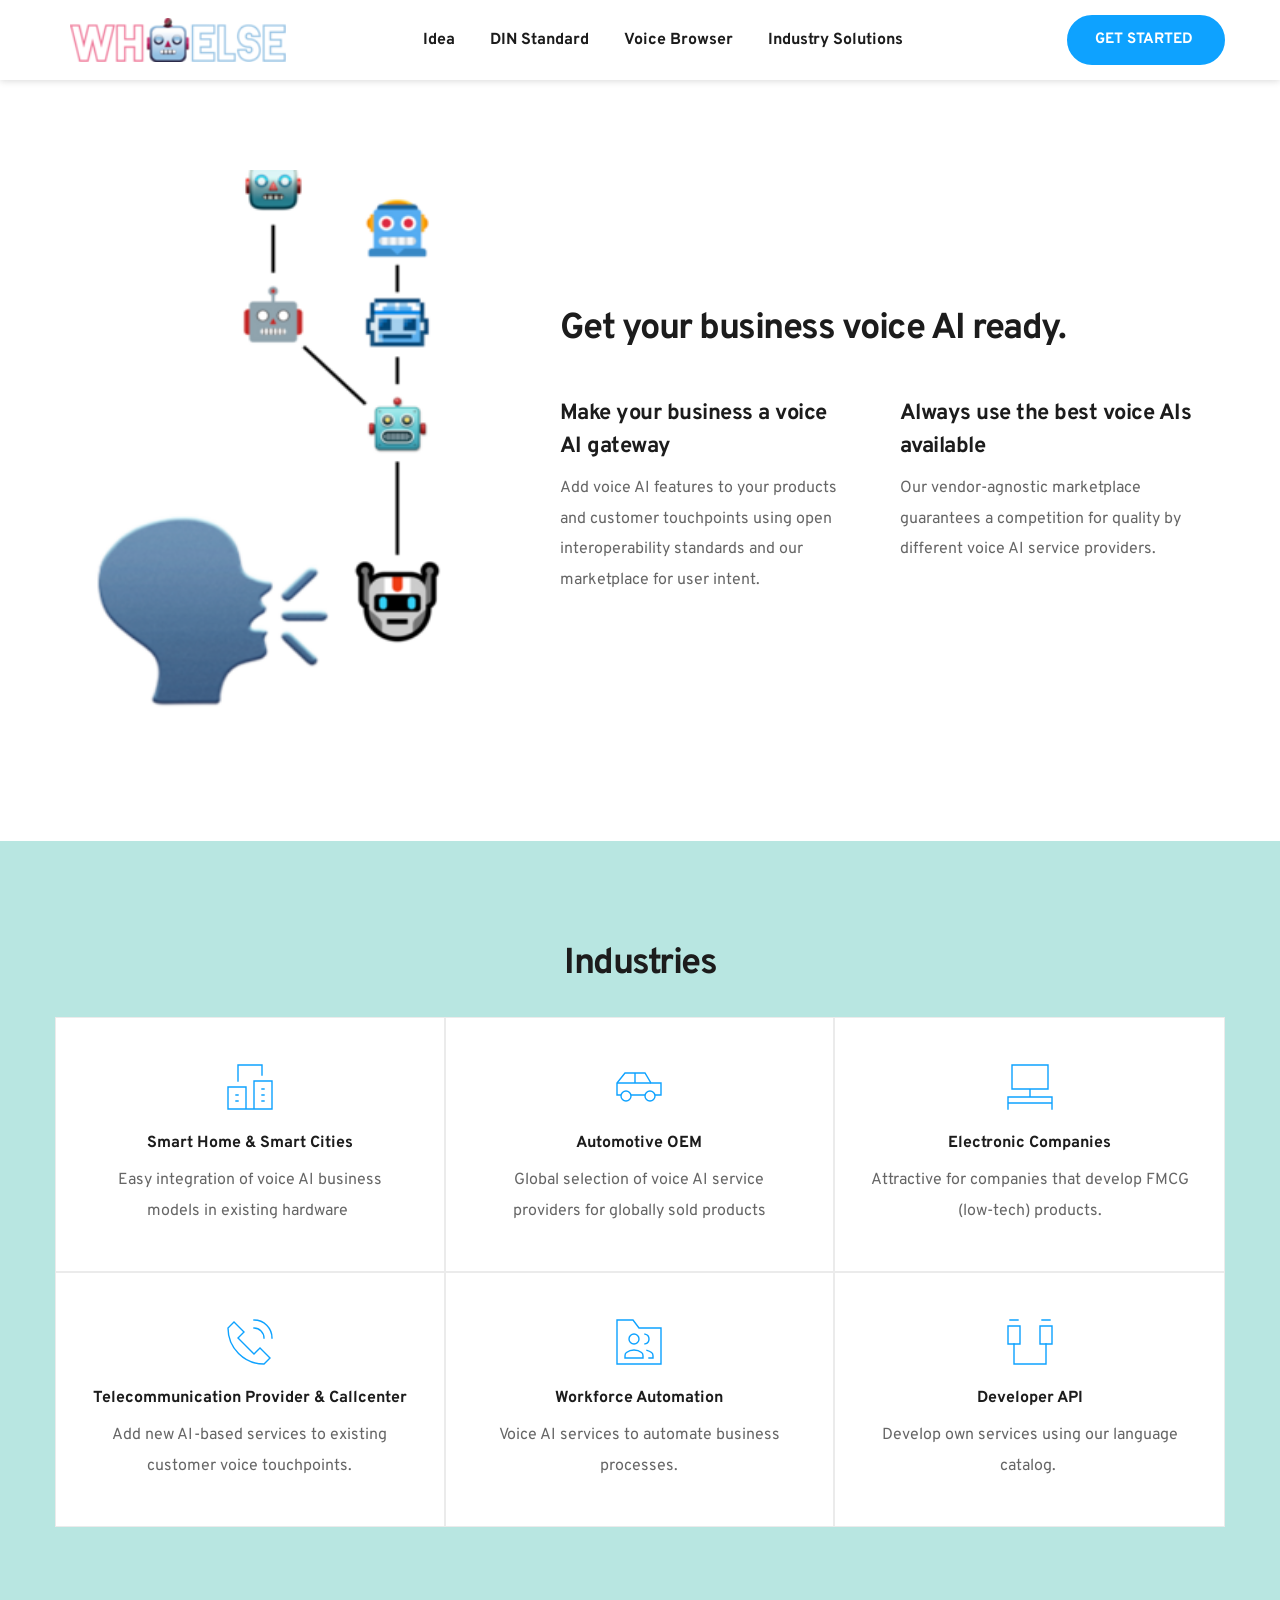
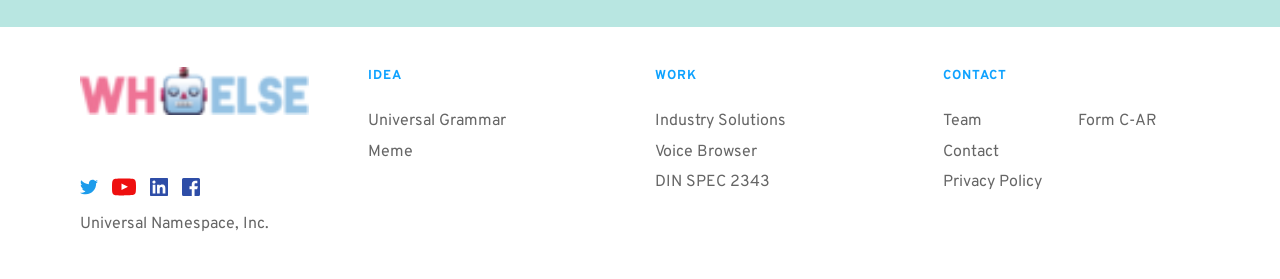
<file: solutions.html>
<!DOCTYPE html><html lang="en"><head><meta charset="utf-8" /><meta property="og:site_name" content="whoelse.ai" /><meta property="og:type" content="website" /><meta property="og:url" content="https://www.whoelse.ai/solutions" /><meta content="summary_large_image" name="twitter:card" />

        <meta property="og:title" content="Industry Solutions" />
    <meta name="twitter:title" content="Industry Solutions" />

    <meta property="og:description" content="" />
    <meta name="twitter:description" content="" />

                <meta property="og:image" content="assets/cloud-1de12d.becdn.net/f010a671589ae3ed1f527f3a5ce95b0c-6dc7bb998f49.png" />
        <meta property="twitter:image" content="assets/cloud-1de12d.becdn.net/f010a671589ae3ed1f527f3a5ce95b0c-6dc7bb998f49.png">
    
    <title>Industry Solutions | whoelse.ai</title>

    <meta name="description" content="whoelse.ai develops a new standard for voice AI interoperability. Open source, privacy-by-design, and based on ISO industry norms." />


    
    <link rel="canonical" href="solutions.html" />

    

            <link rel="icon" href="assets/cloud-1de12d.becdn.net/061e14a4826322eefb3ba3371f8a4f56-400342e13ed8.png" sizes="32x32"/><link rel="icon" href="assets/cloud-1de12d.becdn.net/061e14a4826322eefb3ba3371f8a4f56-2505c8b49272.png" sizes="192x192"/><link rel="apple-touch-icon-precomposed" href="assets/cloud-1de12d.becdn.net/061e14a4826322eefb3ba3371f8a4f56-04e700225166.png"/><link href="assets/fonts.bunny.net/css-6e68897a5635.css" class="brz-link brz-link-google" type="text/css" rel="stylesheet"/><meta name="viewport" content="width=device-width, initial-scale=1"><link href="assets/b-cloud.becdn.net/group-1_2-pro.min-503de38d5008.css" class="brz-link brz-link-preview-lib-pro" media="print" onload="this.media='all'" data-brz-group="group-1_2" rel="stylesheet"/><link href="assets/b-cloud.becdn.net/main.base.pro.min-ec5774795894.css" class="brz-link brz-link-preview-pro" media="print" onload="this.media='all'" rel="stylesheet"/><link href="assets/b-cloud.becdn.net/main.base.min-fb11723bed6b.css" class="brz-link brz-link-preview" rel="stylesheet"/><style class="brz-style">.brz .brz-css-d-1n95ksq{padding:10px;max-width:100%;}@media(max-width:991px) and (min-width:768px){.brz .brz-css-d-1n95ksq{padding:0;}}@media(max-width:767px){.brz .brz-css-d-1n95ksq{padding:0;}}.brz .brz-css-d-brzbnx{border:0px solid transparent;}@media(min-width:991px){.brz .brz-css-d-brzbnx{max-width: calc(1 * var(--brz-section-container-max-width, 1170px));}}@media(max-width:991px) and (min-width:768px){.brz .brz-css-d-brzbnx{max-width: 100%;}}@media(max-width:767px){.brz .brz-css-d-brzbnx{max-width: 100%;}}.brz .brz-css-d-1qti1dw:not(.brz-image--hovered){max-width: 100%;}.brz .brz-css-d-1qti1dw{height: auto;border-radius: 0px;mix-blend-mode:normal;}.brz .brz-css-d-1qti1dw{box-shadow:none;border:0px solid rgba(102, 115, 141, 0);}.brz .brz-css-d-1qti1dw .brz-picture:after{border-radius: 0px;}.brz .brz-css-d-1qti1dw .brz-picture:after{box-shadow:none;background-color:rgba(255, 255, 255, 0);background-image:none;}.brz .brz-css-d-1qti1dw .brz-picture{-webkit-mask-image: none;
                      mask-image: none;}.brz .brz-css-d-1qti1dw .brz-picture{filter:none;}.brz .brz-css-d-1qti1dw, .brz .brz-css-d-1qti1dw .brz-picture:after, .brz .brz-css-d-1qti1dw .brz-picture, .brz .brz-css-d-1qti1dw.brz-image--withHover img.brz-img, .brz .brz-css-d-1qti1dw.brz-image--withHover img.dynamic-image, .brz .brz-css-d-1qti1dw.brz-image--withHover .brz-img__hover{transition-duration:0.50s;transition-property: filter, box-shadow, background, border-radius, border-color;}@media(max-width:767px){.brz .brz-css-d-1qti1dw:not(.brz-image--hovered){max-width: 40%;}}.brz .brz-css-d-rslmfq{padding-top: 20.5007%;}.brz .brz-css-d-rslmfq > .brz-img{position:absolute;width: 100%;}@media(max-width:991px) and (min-width:768px){.brz .brz-css-d-rslmfq{padding-top: 20.4972%;}}@media(max-width:767px){.brz .brz-css-d-rslmfq{padding-top: 20.5%;}}.brz .brz-css-d-1r3m6rx{width: 215.71px;height: 44.22px;margin-inline-start: -0.01px;margin-top: 0px;}@media(max-width:991px) and (min-width:768px){.brz .brz-css-d-1r3m6rx{width: 158.9px;height: 32.57px;margin-inline-start: 0px;}}@media(max-width:767px){.brz .brz-css-d-1r3m6rx{width: 172px;height: 35.26px;margin-inline-start: 0px;}}.brz .brz-css-d-xbidpt .brz-mm-menu__icon{transition-duration:0.50s;transition-property: filter, color, background, border-color, box-shadow;}@media(min-width:991px){.brz .brz-css-d-xbidpt .brz-mm-menu__icon{display:none;width:18px;}.brz .brz-css-d-xbidpt .brz-mm-menu__icon{color:rgba(51, 51, 51, 1);}.brz .brz-css-d-xbidpt .brz-menu{display:flex;}}@media(max-width:991px) and (min-width:768px){.brz .brz-css-d-xbidpt .brz-mm-menu__icon{display:flex;width:18px;}.brz .brz-css-d-xbidpt .brz-mm-menu__icon{color:rgba(51, 51, 51, 1);}.brz .brz-css-d-xbidpt .brz-menu{display:none;}}@media(max-width:767px){.brz .brz-css-d-xbidpt .brz-mm-menu__icon{display:flex;width:18px;}.brz .brz-css-d-xbidpt .brz-mm-menu__icon{color:rgba(51, 51, 51, 1);}.brz .brz-css-d-xbidpt .brz-menu{display:none;}}.brz .brz-css-d-19jehtk > .brz-menu__ul{font-family:var(--brz-buttonfontfamily, initial);display: flex; flex-wrap: wrap; justify-content: inherit; align-items: center;max-width: none;margin: 0px -5px 0px -5px;}.brz .brz-css-d-19jehtk > .brz-menu__ul{color:rgba(0, 0, 0, 1);}.brz .brz-css-d-19jehtk > .brz-menu__ul > .brz-menu__item > .brz-a{flex-flow: row nowrap;padding:0px 5px 0px 5px;}.brz .brz-css-d-19jehtk > .brz-menu__ul > .brz-menu__item > .brz-a{color:rgba(0, 0, 0, 1);background-color:rgba(255, 255, 255, 0);}.brz .brz-css-d-19jehtk > .brz-menu__ul > .brz-menu__item.brz-menu__item--opened > .brz-a{color:rgba(0, 0, 0, 1);background-color:rgba(255, 255, 255, 0);}.brz .brz-css-d-19jehtk > .brz-menu__ul > .brz-menu__item.brz-menu__item--opened{color:rgba(0, 0, 0, 1);background-color: transparent;border:0px solid rgba(85, 85, 85, 1);}.brz .brz-css-d-19jehtk > .brz-menu__ul > .brz-menu__item.brz-menu__item--current:not(.brz-menu__item.brz-menu__item--current:active){color:rgba(0, 0, 0, 1);background-color:rgba(255, 255, 255, 0);border:0px solid rgba(85, 85, 85, 1);}.brz .brz-css-d-19jehtk > .brz-menu__ul > .brz-menu__item.brz-menu__item--current > .brz-a:not(.brz-a:active){color:rgba(0, 0, 0, 1);background-color:rgba(255, 255, 255, 0);}.brz .brz-css-d-19jehtk > .brz-menu__ul > .brz-menu__item > .brz-a > .brz-icon-svg{margin:0; margin-inline-end:15px;}.brz .brz-css-d-19jehtk > .brz-menu__ul > .brz-menu__item > .brz-a > .brz-icon-svg.brz-icon-svg-custom{background-color:rgba(0, 0, 0, 1);}.brz .brz-css-d-19jehtk > .brz-menu__ul > .brz-menu__item.brz-menu__item--current > .brz-a:not(.brz-a:active) > .brz-icon-svg.brz-icon-svg-custom{background-color:rgba(0, 0, 0, 1);}.brz .brz-css-d-19jehtk > .brz-menu__ul > .brz-menu__item.brz-menu__item--current:not(.brz-menu__item.brz-menu__item--current:active) > .brz-icon-svg.brz-icon-svg-custom{background-color:rgba(0, 0, 0, 1);}.brz .brz-css-d-19jehtk > .brz-menu__ul > .brz-menu__item{border-radius: 0px;}.brz .brz-css-d-19jehtk > .brz-menu__ul > .brz-menu__item{color:rgba(0, 0, 0, 1);background-color: transparent;border:0px solid rgba(85, 85, 85, 1);}.brz .brz-css-d-19jehtk > .brz-menu__ul > .brz-menu__item > a{border-radius: 0px;}.brz .brz-css-d-19jehtk > .brz-menu__ul > .brz-menu__item-dropdown .brz-menu__sub-menu{font-family:var(--brz-buttonfontfamily, initial);border-radius: 0px;}.brz .brz-css-d-19jehtk > .brz-menu__ul > .brz-menu__item-dropdown .brz-menu__sub-menu{color:rgba(255, 255, 255, 1);background-color:rgba(51, 51, 51, 1);box-shadow:none;}.brz .brz-css-d-19jehtk > .brz-menu__ul > .brz-menu__item-dropdown .brz-menu__sub-menu .brz-menu__item > .brz-a{flex-flow: row nowrap;}.brz .brz-css-d-19jehtk > .brz-menu__ul > .brz-menu__item-dropdown .brz-menu__sub-menu .brz-a:hover{color:rgba(255, 255, 255, 1);}.brz .brz-css-d-19jehtk > .brz-menu__ul > .brz-menu__item-dropdown .brz-menu__sub-menu .brz-a > .brz-icon-svg{margin:0; margin-inline-end: 15px;font-size:12px;}.brz .brz-css-d-19jehtk > .brz-menu__ul > .brz-menu__item-dropdown .brz-menu__sub-menu > .brz-menu__item.brz-menu__item--current > .brz-a{color:rgba(255, 255, 255, 1);}.brz .brz-css-d-19jehtk > .brz-menu__ul > .brz-menu__item-dropdown > .brz-menu__item--current .brz-menu__sub-menu{box-shadow:none;}.brz .brz-css-d-19jehtk > .brz-menu__ul > .brz-menu__item-dropdown .brz-menu__sub-menu > .brz-menu__item > .brz-a > .brz-icon-svg.brz-icon-svg-custom{background-color:rgba(255, 255, 255, 1);}.brz .brz-css-d-19jehtk > .brz-menu__ul > .brz-menu__item-dropdown .brz-menu__sub-menu > .brz-menu__item:not(.brz-menu__item.brz-menu__item--current) > .brz-a > .brz-icon-svg.brz-icon-svg-custom{background-color:rgba(255, 255, 255, 1);}.brz .brz-css-d-19jehtk > .brz-menu__ul > .brz-menu__item-dropdown .brz-menu__sub-menu > .brz-menu__item.brz-menu__item--current > .brz-a > .brz-icon-svg.brz-icon-svg-custom{background-color:rgba(255, 255, 255, 1);}.brz .brz-css-d-19jehtk > .brz-menu__ul > .brz-menu__item-dropdown .brz-menu__item{background-color:rgba(51, 51, 51, 1);color:rgba(255, 255, 255, 1);}.brz .brz-css-d-19jehtk > .brz-menu__ul > .brz-menu__item-dropdown .brz-menu__sub-menu .brz-menu__item-dropdown .brz-a:hover:after{border-color: rgba(255, 255, 255, 1);}.brz .brz-css-d-19jehtk > .brz-menu__ul > .brz-menu__item-dropdown .brz-menu__sub-menu > .brz-menu__item{border-bottom: 1px solid rgba(85, 85, 85, 1);}.brz .brz-css-d-19jehtk .brz-menu__item-dropdown .brz-menu__item, .brz .brz-css-d-19jehtk .brz-menu__sub-menu .brz-menu__item-dropdown .brz-a:after, .brz .brz-css-d-19jehtk .brz-menu__sub-menu > .brz-menu__item.brz-menu__item--current > .brz-a > .brz-icon-svg.brz-icon-svg-custom, .brz .brz-css-d-19jehtk .brz-menu__sub-menu > .brz-menu__item:not(.brz-menu__item.brz-menu__item--current) > .brz-a > .brz-icon-svg.brz-icon-svg-custom, .brz .brz-css-d-19jehtk .brz-menu__sub-menu > .brz-menu__item > .brz-a > .brz-icon-svg.brz-icon-svg-custom, .brz .brz-css-d-19jehtk .brz-menu__item--current .brz-menu__sub-menu, .brz .brz-css-d-19jehtk .brz-menu__sub-menu > .brz-menu__item.brz-menu__item--current, .brz .brz-css-d-19jehtk .brz-menu__ul, .brz .brz-css-d-19jehtk .brz-menu__ul > .brz-menu__item > .brz-a, .brz .brz-css-d-19jehtk .brz-menu__ul > .brz-menu__item.brz-menu__item--opened > .brz-a, .brz .brz-css-d-19jehtk .brz-menu__ul > .brz-menu__item.brz-menu__item--opened, .brz .brz-css-d-19jehtk .brz-menu__ul > .brz-menu__item.brz-menu__item--current:not(.brz-menu__item.brz-menu__item--current:active), .brz .brz-css-d-19jehtk .brz-menu__ul > .brz-menu__item.brz-menu__item--current > .brz-a:not(.brz-a:active), .brz .brz-css-d-19jehtk .brz-menu__ul > .brz-menu__item > .brz-a > .brz-icon-svg.brz-icon-svg-custom, .brz .brz-css-d-19jehtk .brz-menu__ul > .brz-menu__item.brz-menu__item--current > .brz-a:not(.brz-a:active) > .brz-icon-svg.brz-icon-svg-custom, .brz .brz-css-d-19jehtk .brz-menu__ul > .brz-menu__item.brz-menu__item--current:not(.brz-menu__item.brz-menu__item--current:active) > .brz-icon-svg.brz-icon-svg-custom, .brz .brz-css-d-19jehtk .brz-menu__ul > .brz-menu__item, .brz .brz-css-d-19jehtk .brz-menu__sub-menu, .brz .brz-css-d-19jehtk:hover .brz-menu__sub-menu .brz-a, .brz .brz-css-d-19jehtk .brz-menu__sub-menu > .brz-menu__item.brz-menu__item--current > .brz-a, .brz .brz-css-d-19jehtk .brz-menu__sub-menu > .brz-menu__item.brz-menu__item--current{transition-duration:0.50s;transition-property: filter, color, background, border-color, box-shadow;}@media(min-width:991px){.brz .brz-css-d-19jehtk > .brz-menu__ul{font-size:var(--brz-buttonfontsize, initial);font-weight:var(--brz-buttonfontweight, initial);line-height:var(--brz-buttonlineheight, initial);letter-spacing:var(--brz-buttonletterspacing, initial);font-variation-settings:var(--brz-buttonfontvariation, initial);font-weight:var(--brz-buttonbold, initial);font-style:var(--brz-buttonitalic, initial);text-decoration:var(--brz-buttontextdecoration, initial) !important;text-transform:var(--brz-buttontexttransform, initial) !important;}.brz .brz-css-d-19jehtk > .brz-menu__ul > .brz-menu__item > .brz-a > .brz-icon-svg{font-size:12px;}.brz .brz-css-d-19jehtk > .brz-menu__ul > .brz-menu__item{padding-top:0px; padding-bottom:0px; margin-right:5px; margin-left:5px;}.brz .brz-css-d-19jehtk > .brz-menu__ul > .brz-menu__item-dropdown .brz-menu__sub-menu{font-size:var(--brz-buttonfontsize, initial);font-weight:var(--brz-buttonfontweight, initial);line-height:var(--brz-buttonlineheight, initial);letter-spacing:var(--brz-buttonletterspacing, initial);font-variation-settings:var(--brz-buttonfontvariation, initial);font-weight:var(--brz-buttonbold, initial);font-style:var(--brz-buttonitalic, initial);text-decoration:var(--brz-buttontextdecoration, initial) !important;text-transform:var(--brz-buttontexttransform, initial) !important;position:absolute; top: 0; width: 305px;}.brz .brz-css-d-19jehtk > .brz-menu__ul > .brz-menu__item-dropdown [data-popper-placement='left-start']{inset-inline-end: calc(100% + 5px);}.brz .brz-css-d-19jehtk > .brz-menu__ul > .brz-menu__item-dropdown [data-popper-placement='right-start']{inset-inline-start: calc(100% + 5px);}.brz .brz-css-d-19jehtk > .brz-menu__ul > .brz-menu__item-dropdown > .brz-menu__sub-menu{top: calc(100% + 5px); width: 300px;}.brz .brz-css-d-19jehtk > .brz-menu__ul > .brz-menu__item-dropdown > [data-popper-placement='left-start']{right: 0;}.brz .brz-css-d-19jehtk > .brz-menu__ul > .brz-menu__item-dropdown > [data-popper-placement='right-start']{inset-inline-start: 0;}.brz .brz-css-d-19jehtk > .brz-menu__ul > .brz-menu__item-mega-menu .brz-mega-menu__dropdown{display:none;}}@media(max-width:991px) and (min-width:768px){.brz .brz-css-d-19jehtk > .brz-menu__ul{font-size:var(--brz-buttontabletfontsize, initial);font-weight:var(--brz-buttontabletfontweight, initial);line-height:var(--brz-buttontabletlineheight, initial);letter-spacing:var(--brz-buttontabletletterspacing, initial);font-variation-settings:var(--brz-buttontabletfontvariation, initial);font-weight:var(--brz-buttontabletbold, initial);font-style:var(--brz-buttontabletitalic, initial);text-decoration:var(--brz-buttontablettextdecoration, initial) !important;text-transform:var(--brz-buttontablettexttransform, initial) !important;}.brz .brz-css-d-19jehtk > .brz-menu__ul > .brz-menu__item > .brz-a > .brz-icon-svg{font-size:12px;}.brz .brz-css-d-19jehtk > .brz-menu__ul > .brz-menu__item{padding-top:0px; padding-bottom:0px; margin-right:5px; margin-left:5px;}.brz .brz-css-d-19jehtk > .brz-menu__ul > .brz-menu__item-dropdown .brz-menu__sub-menu{font-size:var(--brz-buttontabletfontsize, initial);font-weight:var(--brz-buttontabletfontweight, initial);line-height:var(--brz-buttontabletlineheight, initial);letter-spacing:var(--brz-buttontabletletterspacing, initial);font-variation-settings:var(--brz-buttontabletfontvariation, initial);font-weight:var(--brz-buttontabletbold, initial);font-style:var(--brz-buttontabletitalic, initial);text-decoration:var(--brz-buttontablettextdecoration, initial) !important;text-transform:var(--brz-buttontablettexttransform, initial) !important;position:absolute; top: 0; width: 305px;}.brz .brz-css-d-19jehtk > .brz-menu__ul > .brz-menu__item-dropdown > .brz-menu__sub-menu{top: calc(100% + 5px); width: 300px;}.brz .brz-css-d-19jehtk > .brz-menu__ul > .brz-menu__item-dropdown > [data-popper-placement='left-start']{right: 0;}.brz .brz-css-d-19jehtk > .brz-menu__ul > .brz-menu__item-dropdown > [data-popper-placement='right-start']{inset-inline-start: 0;}.brz .brz-css-d-19jehtk > .brz-menu__ul > .brz-menu__item-dropdown .brz-menu__sub-menu .brz-menu__item-dropdown > .brz-a:after{border-right-style: solid; border-left-style: none;}.brz .brz-css-d-19jehtk > .brz-menu__ul > .brz-menu__item-dropdown .brz-menu__sub-menu .brz-menu__item-dropdown .brz-menu__sub-menu{position:relative; top: auto; inset-inline-start: auto; transform: translate(0, 0); height: 0; overflow: hidden;}.brz .brz-css-d-19jehtk > .brz-menu__ul > .brz-menu__item-dropdown .brz-menu__sub-menu .brz-menu__item--opened > .brz-menu__sub-menu{height: auto; width: 100%; left: auto; right: auto;}.brz .brz-css-d-19jehtk.brz-menu__preview > .brz-menu__ul > .brz-menu__item-dropdown .brz-menu__sub-menu .brz-menu__item > .brz-menu__sub-menu{height: auto; width: 100%; left: auto; right: auto;}.brz .brz-css-d-19jehtk > .brz-menu__ul > .brz-menu__item-mega-menu .brz-mega-menu__dropdown{display:none;}}@media(max-width:767px){.brz .brz-css-d-19jehtk > .brz-menu__ul{font-size:var(--brz-buttonmobilefontsize, initial);font-weight:var(--brz-buttonmobilefontweight, initial);line-height:var(--brz-buttonmobilelineheight, initial);letter-spacing:var(--brz-buttonmobileletterspacing, initial);font-variation-settings:var(--brz-buttonmobilefontvariation, initial);font-weight:var(--brz-buttonmobilebold, initial);font-style:var(--brz-buttonmobileitalic, initial);text-decoration:var(--brz-buttonmobiletextdecoration, initial) !important;text-transform:var(--brz-buttonmobiletexttransform, initial) !important;}.brz .brz-css-d-19jehtk > .brz-menu__ul > .brz-menu__item > .brz-a > .brz-icon-svg{font-size:12px;}.brz .brz-css-d-19jehtk > .brz-menu__ul > .brz-menu__item{padding-top:0px; padding-bottom:0px; margin-right:5px; margin-left:5px;}.brz .brz-css-d-19jehtk > .brz-menu__ul > .brz-menu__item-dropdown .brz-menu__sub-menu{font-size:var(--brz-buttonmobilefontsize, initial);font-weight:var(--brz-buttonmobilefontweight, initial);line-height:var(--brz-buttonmobilelineheight, initial);letter-spacing:var(--brz-buttonmobileletterspacing, initial);font-variation-settings:var(--brz-buttonmobilefontvariation, initial);font-weight:var(--brz-buttonmobilebold, initial);font-style:var(--brz-buttonmobileitalic, initial);text-decoration:var(--brz-buttonmobiletextdecoration, initial) !important;text-transform:var(--brz-buttonmobiletexttransform, initial) !important;position:absolute; top: 0; width: 305px;}.brz .brz-css-d-19jehtk > .brz-menu__ul > .brz-menu__item-dropdown > .brz-menu__sub-menu{top: calc(100% + 5px); width: 300px;}.brz .brz-css-d-19jehtk > .brz-menu__ul > .brz-menu__item-dropdown > [data-popper-placement='left-start']{right: 0;}.brz .brz-css-d-19jehtk > .brz-menu__ul > .brz-menu__item-dropdown > [data-popper-placement='right-start']{inset-inline-start: 0;}.brz .brz-css-d-19jehtk > .brz-menu__ul > .brz-menu__item-dropdown .brz-menu__sub-menu .brz-menu__item-dropdown > .brz-a:after{border-right-style: solid; border-left-style: none;}.brz .brz-css-d-19jehtk > .brz-menu__ul > .brz-menu__item-dropdown .brz-menu__sub-menu .brz-menu__item-dropdown .brz-menu__sub-menu{position:relative; top: auto; inset-inline-start: auto; transform: translate(0, 0); height: 0; overflow: hidden;}.brz .brz-css-d-19jehtk > .brz-menu__ul > .brz-menu__item-dropdown .brz-menu__sub-menu .brz-menu__item--opened > .brz-menu__sub-menu{height: auto; width: 100%; left: auto; right: auto;}.brz .brz-css-d-19jehtk.brz-menu__preview > .brz-menu__ul > .brz-menu__item-dropdown .brz-menu__sub-menu .brz-menu__item > .brz-menu__sub-menu{height: auto; width: 100%; left: auto; right: auto;}.brz .brz-css-d-19jehtk > .brz-menu__ul > .brz-menu__item-mega-menu .brz-mega-menu__dropdown{display:block;}}.brz .brz-css-d-dh5ser .brz-mm-navbar .brz-mm-close{font-size:16px;margin:0;padding:10px 15px 10px 10px;}.brz .brz-css-d-dh5ser .brz-mm-navbar .brz-mm-close{color:rgba(255, 255, 255, 1);background-color:#333333;}.brz .brz-css-d-dh5ser .brz-menu__item{font-family:var(--brz-buttonfontfamily, initial);}.brz .brz-css-d-dh5ser .brz-menu__item{color:rgba(255, 255, 255, 1);border-color: rgba(85, 85, 85, 1);}.brz nav.brz-mm-menu.brz-css-d-dh5ser{background-color:rgba(51, 51, 51, 0.8);}.brz .brz-css-d-dh5ser.brz-mm-menu .brz-menu__item .brz-mm-listitem__text{padding:10px 20px 10px 20px;flex-flow: row nowrap;}.brz .brz-css-d-dh5ser .brz-menu__item:hover > .brz-mm-listitem__text{color:rgba(255, 255, 255, 1);}.brz .brz-css-d-dh5ser .brz-menu__item .brz-mm-menu__item__icon.brz-icon-svg-custom{background-color:rgba(255, 255, 255, 1);}.brz .brz-css-d-dh5ser .brz-mm-navbar{color:rgba(255, 255, 255, 1);}.brz .brz-css-d-dh5ser .brz-menu__item.brz-mm-listitem_opened{color:rgba(255, 255, 255, 1);}.brz .brz-css-d-dh5ser.brz-mm-menu.brz-mm-menu_theme-dark.brz-mm-menu_opened .brz-mm-panels{background-image:none;}.brz .brz-css-d-dh5ser.brz-mm-menu.brz-mm-menu_theme-dark .brz-mm-panels, .brz .brz-css-d-dh5ser .brz-mm-panels > .brz-mm-panel:before{background-image:none;background-color:rgba(51, 51, 51, 0.8);}.brz .brz-css-d-dh5ser.brz-mm-menu.brz-mm-menu_theme-dark .brz-mm-panels, .brz .brz-css-d-dh5ser .brz-mm-panels > .brz-mm-panel{background-color:rgba(51, 51, 51, 0.8);}.brz .brz-css-d-dh5ser .brz-mm-panels > .brz-mm-panel{background-image:none;background-color:rgba(51, 51, 51, 0.8);}.brz .brz-css-d-dh5ser.brz-mm-menu.brz-mm-menu_theme-dark .brz-mm-navbar.brz-mm-listitem .brz-mm-listitem_opened > .brz-mm-listitem__text:after{border-color: rgba(85, 85, 85, 1);}.brz .brz-css-d-dh5ser .brz-mm-listitem{border-color: rgba(85, 85, 85, 1);}.brz .brz-css-d-dh5ser  .brz-menu__item.brz-menu__item--current:not(.brz-menu__item.brz-menu__item--current:active){color:rgba(255, 255, 255, 1);}.brz .brz-css-d-dh5ser .brz-menu__item.brz-menu__item--current:not(brz-menu__item.brz-menu__item--current:active):hover > .brz-mm-listitem__text{color:rgba(255, 255, 255, 1);}.brz .brz-css-d-dh5ser  .brz-menu__item.brz-menu__item--current:not(brz-menu__item.brz-menu__item--current:active) > .brz-mm-listitem__text > .brz-icon-svg.brz-icon-svg-custom{background-color:rgba(255, 255, 255, 1);}.brz .brz-css-d-dh5ser .brz-mm-listitem, .brz .brz-css-d-dh5ser.brz-mm-menu.brz-mm-menu_theme-dark .brz-mm-navbar.brz-mm-listitem .brz-mm-listitem_opened > .brz-mm-listitem__text:after, .brz .brz-css-d-dh5ser .brz-menu__item, .brz .brz-css-d-dh5ser.brz-mm-menu.brz-mm-menu_theme-dark .brz-mm-panels, .brz .brz-css-d-dh5ser .brz-mm-panels > .brz-mm-panel, .brz .brz-css-d-dh5ser.brz-mm-menu.brz-mm-menu_theme-dark .brz-mm-panels, .brz .brz-css-d-dh5ser .brz-mm-panels > .brz-mm-panel:before, .brz .brz-css-d-dh5ser .brz-menu__item.brz-mm-listitem_opened, .brz .brz-css-d-dh5ser .brz-mm-navbar, .brz nav.brz-mm-menu.brz-css-d-dh5ser, .brz .brz-css-d-dh5ser .brz-menu__item > .brz-mm-listitem__text, .brz .brz-css-d-dh5ser .brz-menu__item .brz-mm-menu__item__icon.brz-icon-svg-custom{transition-duration:0.50s;transition-property: filter, color, background, border-color, box-shadow;}@media(min-width:991px){.brz .brz-css-d-dh5ser .brz-mm-navbar .brz-mm-close{transition-duration:0.30s;}.brz .brz-css-d-dh5ser .brz-menu__item{font-size:var(--brz-buttonfontsize, initial);font-weight:var(--brz-buttonfontweight, initial);line-height:var(--brz-buttonlineheight, initial);letter-spacing:var(--brz-buttonletterspacing, initial);font-variation-settings:var(--brz-buttonfontvariation, initial);font-weight:var(--brz-buttonbold, initial);font-style:var(--brz-buttonitalic, initial);text-decoration:var(--brz-buttontextdecoration, initial) !important;text-transform:var(--brz-buttontexttransform, initial) !important;}.brz .brz-css-d-dh5ser .brz-menu__item .brz-a{justify-content:flex-start;text-align:start;}.brz .brz-css-d-dh5ser .brz-mm-menu__item__icon{margin:0 15px 0 0;font-size:12px;}.brz .brz-css-d-dh5ser .brz-mm-navbar{font-family:var(--brz-buttonfontfamily, initial);font-size:var(--brz-buttonfontsize, initial);font-weight:var(--brz-buttonfontweight, initial);line-height:var(--brz-buttonlineheight, initial);letter-spacing:var(--brz-buttonletterspacing, initial);font-variation-settings:var(--brz-buttonfontvariation, initial);font-weight:var(--brz-buttonbold, initial);font-style:var(--brz-buttonitalic, initial);text-decoration:var(--brz-buttontextdecoration, initial) !important;text-transform:var(--brz-buttontexttransform, initial) !important;border-color: rgba(85, 85, 85, 1);}.brz .brz-css-d-dh5ser.brz-mm-menu .brz-mm-listitem_vertical .brz-mm-btn_next{height: calc(var(--brz-buttonlineheight, initial) * var(--brz-buttonfontsize, initial) + 10px + 10px); padding-right: 20px;}}@media(max-width:991px) and (min-width:768px){.brz .brz-css-d-dh5ser .brz-mm-navbar .brz-mm-close{transition-duration:0.30s;}.brz .brz-css-d-dh5ser .brz-menu__item{font-size:var(--brz-buttontabletfontsize, initial);font-weight:var(--brz-buttontabletfontweight, initial);line-height:var(--brz-buttontabletlineheight, initial);letter-spacing:var(--brz-buttontabletletterspacing, initial);font-variation-settings:var(--brz-buttontabletfontvariation, initial);font-weight:var(--brz-buttontabletbold, initial);font-style:var(--brz-buttontabletitalic, initial);text-decoration:var(--brz-buttontablettextdecoration, initial) !important;text-transform:var(--brz-buttontablettexttransform, initial) !important;}.brz .brz-css-d-dh5ser .brz-menu__item .brz-a{justify-content:flex-start;text-align:start;}.brz .brz-css-d-dh5ser .brz-mm-menu__item__icon{margin:0 15px 0 0;font-size:12px;}.brz .brz-css-d-dh5ser .brz-mm-navbar{font-family:var(--brz-buttonfontfamily, initial);font-size:var(--brz-buttontabletfontsize, initial);font-weight:var(--brz-buttontabletfontweight, initial);line-height:var(--brz-buttontabletlineheight, initial);letter-spacing:var(--brz-buttontabletletterspacing, initial);font-variation-settings:var(--brz-buttontabletfontvariation, initial);font-weight:var(--brz-buttontabletbold, initial);font-style:var(--brz-buttontabletitalic, initial);text-decoration:var(--brz-buttontablettextdecoration, initial) !important;text-transform:var(--brz-buttontablettexttransform, initial) !important;border-color: rgba(85, 85, 85, 1);}.brz .brz-css-d-dh5ser.brz-mm-menu .brz-mm-listitem_vertical .brz-mm-btn_next{height: calc(var(--brz-buttontabletlineheight, initial) * var(--brz-buttontabletfontsize, initial) + 10px + 10px); padding-right: 20px;}}@media(max-width:767px){.brz .brz-css-d-dh5ser .brz-mm-navbar .brz-mm-close{transition-duration:0.30s;}.brz .brz-css-d-dh5ser .brz-menu__item{font-size:var(--brz-buttonmobilefontsize, initial);font-weight:var(--brz-buttonmobilefontweight, initial);line-height:var(--brz-buttonmobilelineheight, initial);letter-spacing:var(--brz-buttonmobileletterspacing, initial);font-variation-settings:var(--brz-buttonmobilefontvariation, initial);font-weight:var(--brz-buttonmobilebold, initial);font-style:var(--brz-buttonmobileitalic, initial);text-decoration:var(--brz-buttonmobiletextdecoration, initial) !important;text-transform:var(--brz-buttonmobiletexttransform, initial) !important;}.brz .brz-css-d-dh5ser .brz-menu__item .brz-a{justify-content:flex-start;text-align:start;}.brz .brz-css-d-dh5ser .brz-mm-menu__item__icon{margin:0 15px 0 0;font-size:12px;}.brz .brz-css-d-dh5ser .brz-mm-navbar{font-family:var(--brz-buttonfontfamily, initial);font-size:var(--brz-buttonmobilefontsize, initial);font-weight:var(--brz-buttonmobilefontweight, initial);line-height:var(--brz-buttonmobilelineheight, initial);letter-spacing:var(--brz-buttonmobileletterspacing, initial);font-variation-settings:var(--brz-buttonmobilefontvariation, initial);font-weight:var(--brz-buttonmobilebold, initial);font-style:var(--brz-buttonmobileitalic, initial);text-decoration:var(--brz-buttonmobiletextdecoration, initial) !important;text-transform:var(--brz-buttonmobiletexttransform, initial) !important;border-color: rgba(85, 85, 85, 1);}.brz .brz-css-d-dh5ser.brz-mm-menu .brz-mm-listitem_vertical .brz-mm-btn_next{height: calc(var(--brz-buttonmobilelineheight, initial) * var(--brz-buttonmobilefontsize, initial) + 10px + 10px); padding-right: 20px;}}.brz .brz-css-d-1syz9i2.brz-btn--hover:not(.brz-btn--hover-in), .brz .brz-css-d-1syz9i2.brz-btn--hover-in:before{background-color:rgba(var(--brz-global-color3),1);background-image:none;}.brz .brz-css-d-1syz9i2.brz-btn--hover:not(.brz-btn--hover-in):before, .brz .brz-css-d-1syz9i2.brz-btn--hover-in{background-color: rgba(var(--brz-global-color3),0.8);background-image:none;}.brz .brz-css-d-1syz9i2.brz-btn--hover:not(.brz-btn--hover-in), .brz .brz-css-d-1syz9i2.brz-btn--hover-in:before, .brz .brz-css-d-1syz9i2.brz-btn--hover:not(.brz-btn--hover-in):before, .brz .brz-css-d-1syz9i2.brz-btn--hover-in{transition-duration:0.6s;}@media(min-width:991px){.brz .brz-css-d-1syz9i2.brz-back-pulse:before{animation-duration:0.6s;}}@media(max-width:991px) and (min-width:768px){.brz .brz-css-d-1syz9i2.brz-back-pulse:before{animation-duration:0.6s;}}@media(max-width:767px){.brz .brz-css-d-1syz9i2.brz-back-pulse:before{animation-duration:0.6s;}}.brz .brz-css-d-13c78oe.brz-btn{font-family:var(--brz-buttonfontfamily, initial);font-weight:var(--brz-buttonfontweight, initial);font-size:var(--brz-buttonfontsize, initial);line-height:var(--brz-buttonlineheight, initial);letter-spacing:var(--brz-buttonletterspacing, initial);font-variation-settings:var(--brz-buttonfontvariation, initial);font-weight:var(--brz-buttonbold, initial);font-style:var(--brz-buttonitalic, initial);text-decoration:var(--brz-buttontextdecoration, initial) !important;text-transform:var(--brz-buttontexttransform, initial) !important;border-radius: 0;flex-flow:row-reverse nowrap;padding:14px 42px 14px 42px;padding: 14px 42px; width: auto;}.brz .brz-css-d-13c78oe.brz-btn{color:rgba(var(--brz-global-color8),1);border:2px solid rgba(var(--brz-global-color3),1);box-shadow:none;}.brz .brz-css-d-13c78oe.brz-btn:not(.brz-btn--hover){background-color:rgba(var(--brz-global-color3),1);background-image:none;}.brz .brz-css-d-13c78oe.brz-btn .brz-icon-svg-custom{background-color:rgba(var(--brz-global-color8),1);}.brz .brz-css-d-13c78oe.brz-btn.brz-btn-submit{color:rgba(var(--brz-global-color8),1);background-color:rgba(var(--brz-global-color3),1);background-image:none;}.brz .brz-css-d-13c78oe:after{height: unset;}.brz .brz-css-d-13c78oe .brz-btn--story-container{border:2px solid rgba(var(--brz-global-color3),1);flex-flow:row-reverse nowrap;border-radius: 0;}.brz .brz-css-d-13c78oe .brz-btn--story-container:after{height: unset;}.brz .brz-css-d-13c78oe.brz-btn, .brz .brz-css-d-13c78oe.brz-btn .brz-icon-svg-custom, .brz .brz-css-d-13c78oe.brz-btn.brz-btn-submit{transition-duration:0.50s;transition-property: filter, color, background, border-color, box-shadow;}@media(min-width:991px){.brz .brz-css-d-13c78oe.brz-btn:not(.brz-btn--hover):hover{background-color:rgba(var(--brz-global-color3),0.8);}.brz .brz-css-d-13c78oe.brz-btn.brz-btn-submit:hover{background-color:rgba(var(--brz-global-color3),0.8);}}@media(max-width:991px) and (min-width:768px){.brz .brz-css-d-13c78oe.brz-btn{font-weight:var(--brz-buttontabletfontweight, initial);font-size:var(--brz-buttontabletfontsize, initial);line-height:var(--brz-buttontabletlineheight, initial);letter-spacing:var(--brz-buttontabletletterspacing, initial);font-variation-settings:var(--brz-buttontabletfontvariation, initial);font-weight:var(--brz-buttontabletbold, initial);font-style:var(--brz-buttontabletitalic, initial);text-decoration:var(--brz-buttontablettextdecoration, initial) !important;text-transform:var(--brz-buttontablettexttransform, initial) !important;padding:11px 26px 11px 26px;padding: 11px 26px; width: auto;}}@media(max-width:767px){.brz .brz-css-d-13c78oe.brz-btn{font-weight:var(--brz-buttonmobilefontweight, initial);font-size:var(--brz-buttonmobilefontsize, initial);line-height:var(--brz-buttonmobilelineheight, initial);letter-spacing:var(--brz-buttonmobileletterspacing, initial);font-variation-settings:var(--brz-buttonmobilefontvariation, initial);font-weight:var(--brz-buttonmobilebold, initial);font-style:var(--brz-buttonmobileitalic, initial);text-decoration:var(--brz-buttonmobiletextdecoration, initial) !important;text-transform:var(--brz-buttonmobiletexttransform, initial) !important;padding:11px 26px 11px 26px;padding: 11px 26px; width: auto;}}.brz .brz-css-d-w3a52u{margin:0;z-index: auto;align-items:flex-start;}.brz .brz-css-d-w3a52u > .brz-bg{border-radius: 0px;max-width:100%;mix-blend-mode:normal;}.brz .brz-css-d-w3a52u > .brz-bg{border:0px solid rgba(102, 115, 141, 0);box-shadow:none;}.brz .brz-css-d-w3a52u > .brz-bg > .brz-bg-image{background-size:cover;background-repeat: no-repeat;-webkit-mask-image: none;
                      mask-image: none;}.brz .brz-css-d-w3a52u > .brz-bg > .brz-bg-image{background-image:none;filter:none;display:block;}.brz .brz-css-d-w3a52u > .brz-bg > .brz-bg-image:after{content: "";background-image:none;}.brz .brz-css-d-w3a52u > .brz-bg > .brz-bg-color{-webkit-mask-image: none;
                      mask-image: none;}.brz .brz-css-d-w3a52u > .brz-bg > .brz-bg-color{background-color:rgba(0, 0, 0, 0);background-image:none;}.brz .brz-css-d-w3a52u > .brz-bg > .brz-bg-map{display:none;}.brz .brz-css-d-w3a52u > .brz-bg > .brz-bg-map{filter:none;}.brz .brz-css-d-w3a52u > .brz-bg > .brz-bg-video{display:none;}.brz .brz-css-d-w3a52u > .brz-bg > .brz-bg-video{filter:none;}.brz .brz-css-d-w3a52u > .brz-row{border:0px solid transparent;}.brz .brz-css-d-w3a52u > .brz-row, .brz .brz-css-d-w3a52u > .brz-bg > .brz-bg-video, .brz .brz-css-d-w3a52u > .brz-bg, .brz .brz-css-d-w3a52u > .brz-bg > .brz-bg-image, .brz .brz-css-d-w3a52u > .brz-bg > .brz-bg-color{transition-duration:0.50s;transition-property: filter, box-shadow, background, border-radius, border-color;}@media(min-width:991px){.brz .brz-css-d-w3a52u{min-height: auto;display:flex;}}@media(max-width:991px) and (min-width:768px){.brz .brz-css-d-w3a52u > .brz-row{flex-direction:row;flex-wrap:wrap;justify-content:flex-start;}}@media(max-width:991px) and (min-width:768px){.brz .brz-css-d-w3a52u{min-height: auto;display:flex;}}@media(max-width:767px){.brz .brz-css-d-w3a52u > .brz-row{flex-direction:row;flex-wrap:wrap;justify-content:flex-start;}}@media(max-width:767px){.brz .brz-css-d-w3a52u{min-height: auto;display:flex;}}@media(min-width:991px){.brz .brz-css-d-1qa21x7{display:block;}}@media(max-width:991px) and (min-width:768px){.brz .brz-css-d-1qa21x7{display:block;}}@media(max-width:767px){.brz .brz-css-d-1qa21x7{display:block;}}.brz .brz-css-d-x9rvyp{border:0px solid transparent;}@media(min-width:991px){.brz .brz-css-d-x9rvyp{max-width: calc(1 * var(--brz-section-container-max-width, 1170px));}}@media(max-width:991px) and (min-width:768px){.brz .brz-css-d-x9rvyp{max-width: 100%;}}@media(max-width:767px){.brz .brz-css-d-x9rvyp{max-width: 100%;}}.brz .brz-css-d-x0dcve{z-index: auto;position:relative;margin:10px 0px 10px 0px;justify-content:center;padding:0;gap:20px 10px;}@media(min-width:991px){.brz .brz-css-d-x0dcve{position:relative;}.brz .brz-css-d-x0dcve{display:flex;}}@media(max-width:991px) and (min-width:768px){.brz .brz-css-d-x0dcve{position:relative;}.brz .brz-css-d-x0dcve{display:flex;}}@media(max-width:767px){.brz .brz-css-d-x0dcve{position:relative;}.brz .brz-css-d-x0dcve{display:flex;}}.brz .brz-css-d-1duxjlu{justify-content:center;padding:0;gap:20px 10px;}.brz .brz-css-d-127a3es{font-size:48px;padding: 0px;border-radius: 0;stroke-width: 1;}.brz .brz-css-d-127a3es{color:rgba(var(--brz-global-color3),1);border:0px solid rgba(35, 157, 219, 0);box-shadow:none;background-color:rgba(189, 225, 244, 0);background-image:none;}.brz .brz-css-d-127a3es .brz-icon-svg-custom{background-color:rgba(var(--brz-global-color3),1);}.brz .brz-css-d-127a3es, .brz .brz-css-d-127a3es .brz-icon-svg-custom{transition-duration:0.50s;transition-property: color, box-shadow, background, border, border-color;}@media(min-width:991px){.brz .brz-css-d-127a3es:hover{color:rgba(var(--brz-global-color3),0.8);}.brz .brz-css-d-127a3es:hover .brz-icon-svg-custom{background-color:rgba(var(--brz-global-color3),0.8);}}.brz .brz-css-d-1n0bug2{width: 229.18px;height: 48.7px;margin-inline-start: 0px;margin-top: -0.49px;}@media(max-width:991px) and (min-width:768px){.brz .brz-css-d-1n0bug2{width: 59.04px;height: 12.55px;margin-top: -0.12px;}}@media(max-width:767px){.brz .brz-css-d-1n0bug2{width: 99.48px;height: 21.14px;margin-inline-start: -0.29px;margin-top: 0px;}}.brz .brz-css-d-1ydqvct{padding-top: 20.8264%;}.brz .brz-css-d-1ydqvct > .brz-img{position:absolute;width: 100%;}@media(max-width:991px) and (min-width:768px){.brz .brz-css-d-1ydqvct{padding-top: 20.8333%;}}@media(max-width:767px){.brz .brz-css-d-1ydqvct{padding-top: 21.3751%;}}.brz .brz-css-d-17ii6ym.brz-hover-animation__container{max-width: 89%;}@media(max-width:991px) and (min-width:768px){.brz .brz-css-d-17ii6ym.brz-hover-animation__container{max-width: 8%;}}@media(max-width:767px){.brz .brz-css-d-17ii6ym.brz-hover-animation__container{max-width: 23%;}}.brz .brz-css-d-1dg19l8:not(.brz-image--hovered){max-width: 89%;}.brz .brz-css-d-1dg19l8{height: auto;border-radius: 0px;mix-blend-mode:normal;}.brz .brz-css-d-1dg19l8{box-shadow:none;border:0px solid rgba(102, 115, 141, 0);}.brz .brz-css-d-1dg19l8 .brz-picture:after{border-radius: 0px;}.brz .brz-css-d-1dg19l8 .brz-picture:after{box-shadow:none;background-color:rgba(255, 255, 255, 0);background-image:none;}.brz .brz-css-d-1dg19l8 .brz-picture{-webkit-mask-image: none;
                      mask-image: none;}.brz .brz-css-d-1dg19l8 .brz-picture{filter:none;}.brz .brz-css-d-1dg19l8, .brz .brz-css-d-1dg19l8 .brz-picture:after, .brz .brz-css-d-1dg19l8 .brz-picture, .brz .brz-css-d-1dg19l8.brz-image--withHover img.brz-img, .brz .brz-css-d-1dg19l8.brz-image--withHover img.dynamic-image, .brz .brz-css-d-1dg19l8.brz-image--withHover .brz-img__hover{transition-duration:0.50s;transition-property: filter, box-shadow, background, border-radius, border-color;}@media(max-width:991px) and (min-width:768px){.brz .brz-css-d-1dg19l8:not(.brz-image--hovered){max-width: 8%;}}@media(max-width:767px){.brz .brz-css-d-1dg19l8:not(.brz-image--hovered){max-width: 23%;}}.brz .brz-css-d-1sispp6{border:0px solid transparent;}@media(min-width:991px){.brz .brz-css-d-1sispp6{max-width: calc(1 * var(--brz-section-container-max-width, 1170px));}}@media(max-width:991px) and (min-width:768px){.brz .brz-css-d-1sispp6{max-width: 100%;}}@media(max-width:767px){.brz .brz-css-d-1sispp6{max-width: 100%;}}.brz .brz-css-d-eerzdl{padding:75px 0px 75px 0px;min-height: auto;margin:0;z-index: auto;}.brz .brz-css-d-eerzdl{display:flex;}.brz .brz-css-d-eerzdl > .brz-bg{border-radius: 0px;}.brz .brz-css-d-eerzdl > .brz-bg{border:0px solid rgba(102, 115, 141, 0);}.brz .brz-css-d-eerzdl > .brz-bg:after{box-shadow:none;}.brz .brz-css-d-eerzdl > .brz-bg > .brz-bg-image{-webkit-mask-image: none;
                      mask-image: none;background-size:cover;background-repeat: no-repeat;}.brz .brz-css-d-eerzdl > .brz-bg > .brz-bg-image{background-image:none;filter:none;display:block;}.brz .brz-css-d-eerzdl > .brz-bg > .brz-bg-image:after{content: "";background-image:none;}.brz .brz-css-d-eerzdl > .brz-bg > .brz-bg-color{-webkit-mask-image: none;
                      mask-image: none;}.brz .brz-css-d-eerzdl > .brz-bg > .brz-bg-color{background-color:rgba(0, 0, 0, 0);background-image:none;}.brz .brz-css-d-eerzdl > .brz-bg > .brz-bg-shape__top{background-size: 100% 100px; height: 100px;transform: scale(1.02) rotateX(0deg) rotateY(0deg);z-index: auto;}.brz .brz-css-d-eerzdl > .brz-bg > .brz-bg-shape__top::after{background-image: none; -webkit-mask-image: none;background-size: 100% 100px; height: 100px;}.brz .brz-css-d-eerzdl > .brz-bg > .brz-bg-shape__bottom{background-size: 100% 100px; height: 100px;transform: scale(1.02) rotateX(-180deg) rotateY(-180deg);z-index: auto;}.brz .brz-css-d-eerzdl > .brz-bg > .brz-bg-shape__bottom::after{background-image: none; -webkit-mask-image: none;background-size: 100% 100px; height: 100px;}.brz .brz-css-d-eerzdl .brz-container{justify-content:center;}@media(max-width:991px) and (min-width:768px){.brz .brz-css-d-eerzdl{padding:25px 15px 25px 15px;}}@media(max-width:767px){.brz .brz-css-d-eerzdl{padding:25px 15px 25px 15px;}}.brz .brz-css-d-1pmg9eu{padding:75px 0px 75px 0px;margin:0;}.brz .brz-css-d-1pmg9eu > .brz-bg{border-radius: 0px;}.brz .brz-css-d-1pmg9eu > .brz-bg{border:0px solid rgba(102, 115, 141, 0);}.brz .brz-css-d-1pmg9eu > .brz-bg:after{box-shadow:none;}.brz .brz-css-d-1pmg9eu > .brz-bg > .brz-bg-image{-webkit-mask-image: none;
                      mask-image: none;background-size:cover;background-repeat: no-repeat;}.brz .brz-css-d-1pmg9eu > .brz-bg > .brz-bg-image{background-image:none;filter:none;}.brz .brz-css-d-1pmg9eu > .brz-bg > .brz-bg-image:after{content: "";background-image:none;}.brz .brz-css-d-1pmg9eu > .brz-bg > .brz-bg-color{-webkit-mask-image: none;
                      mask-image: none;}.brz .brz-css-d-1pmg9eu > .brz-bg > .brz-bg-color{background-color:rgba(0, 0, 0, 0);background-image:none;}.brz .brz-css-d-1pmg9eu > .brz-bg > .brz-bg-shape__top{background-size: 100% 100px; height: 100px;transform: scale(1.02) rotateX(0deg) rotateY(0deg);z-index: auto;}.brz .brz-css-d-1pmg9eu > .brz-bg > .brz-bg-shape__top::after{background-image: none; -webkit-mask-image: none;background-size: 100% 100px; height: 100px;}.brz .brz-css-d-1pmg9eu > .brz-bg > .brz-bg-shape__bottom{background-size: 100% 100px; height: 100px;transform: scale(1.02) rotateX(-180deg) rotateY(-180deg);z-index: auto;}.brz .brz-css-d-1pmg9eu > .brz-bg > .brz-bg-shape__bottom::after{background-image: none; -webkit-mask-image: none;background-size: 100% 100px; height: 100px;}@media(max-width:991px) and (min-width:768px){.brz .brz-css-d-1pmg9eu{padding:50px 15px 50px 15px;}}@media(max-width:767px){.brz .brz-css-d-1pmg9eu{padding:25px 15px 25px 15px;}}.brz .brz-css-d-943lj0.brz-hover-animation__container{max-width: 100%;}@media(max-width:767px){.brz .brz-css-d-943lj0.brz-hover-animation__container{max-width: 40%;}}.brz .brz-css-d-ynf0il{z-index: auto;margin:0;}.brz .brz-css-d-ynf0il.brz-section .brz-section__content{min-height: auto;display:flex;}.brz .brz-css-d-ynf0il .brz-container{justify-content:center;}.brz .brz-css-d-ynf0il > .slick-slider > .brz-slick-slider__dots{color:rgba(0, 0, 0, 1);}.brz .brz-css-d-ynf0il > .slick-slider > .brz-slick-slider__arrow{color:rgba(0, 0, 0, 0.7);}.brz .brz-css-d-ynf0il > .slick-slider > .brz-slick-slider__dots > .brz-slick-slider__pause{color:rgba(0, 0, 0, 1);}@media(min-width:991px){.brz .brz-css-d-ynf0il{display:block;}}@media(max-width:991px) and (min-width:768px){.brz .brz-css-d-ynf0il{display:block;}}@media(max-width:767px){.brz .brz-css-d-ynf0il{display:block;}}.brz .brz-css-d-12yiyx1{width: 414.6px;height: 829.2px;margin-inline-start: 0px;margin-top: -261.2px;}@media(max-width:991px) and (min-width:768px){.brz .brz-css-d-12yiyx1{width: 313.3px;height: 626.6px;margin-top: -197.38px;}}@media(max-width:767px){.brz .brz-css-d-12yiyx1{width: 258px;height: 516px;margin-top: -154.8px;}}.brz .brz-css-d-d4vxpd{height:50px;}.brz .brz-css-d-1ehz5mr{width:100%;mix-blend-mode:normal;}.brz .brz-css-d-j7y22h{z-index: auto;flex:1 1 50%;max-width:50%;justify-content:flex-start;max-height:none;}.brz .brz-css-d-j7y22h .brz-columns__scroll-effect{justify-content:flex-start;}.brz .brz-css-d-j7y22h > .brz-bg{margin:0;mix-blend-mode:normal;border-radius: 0px;}.brz .brz-css-d-j7y22h > .brz-bg{border:0px solid rgba(102, 115, 141, 0);box-shadow:none;}.brz .brz-css-d-j7y22h > .brz-bg > .brz-bg-image{background-size:cover;background-repeat: no-repeat;-webkit-mask-image: none;
                      mask-image: none;}.brz .brz-css-d-j7y22h > .brz-bg > .brz-bg-image{background-image:none;filter:none;display:block;}.brz .brz-css-d-j7y22h > .brz-bg > .brz-bg-image:after{content: "";background-image:none;}.brz .brz-css-d-j7y22h > .brz-bg > .brz-bg-color{-webkit-mask-image: none;
                      mask-image: none;}.brz .brz-css-d-j7y22h > .brz-bg > .brz-bg-color{background-color:rgba(0, 0, 0, 0);background-image:none;}.brz .brz-css-d-j7y22h > .brz-bg > .brz-bg-map{display:none;}.brz .brz-css-d-j7y22h > .brz-bg > .brz-bg-map{filter:none;}.brz .brz-css-d-j7y22h > .brz-bg > .brz-bg-video{display:none;}.brz .brz-css-d-j7y22h > .brz-bg > .brz-bg-video{filter:none;}.brz .brz-css-d-j7y22h > .brz-bg, .brz .brz-css-d-j7y22h > .brz-bg > .brz-bg-image, .brz .brz-css-d-j7y22h > .brz-bg > .brz-bg-color{transition-duration:0.50s;transition-property: filter, box-shadow, background, border-radius, border-color;}@media(max-width:767px){.brz .brz-css-d-j7y22h{flex:1 1 100%;max-width:100%;}.brz .brz-css-d-j7y22h > .brz-bg{margin:10px 0px 10px 0px;}}.brz .brz-css-d-v5w42e.brz-column__items{z-index: auto;margin:0;border:0px solid transparent;padding:5px 15px 5px 15px;min-height:100%; max-height:none; justify-content: inherit;transition-duration:0.50s;transition-property: filter, box-shadow, background, border-radius, border-color;}@media(min-width:991px){.brz .brz-css-d-v5w42e{display:flex;}}@media(max-width:991px) and (min-width:768px){.brz .brz-css-d-v5w42e{display:flex;}}@media(max-width:767px){.brz .brz-css-d-v5w42e.brz-column__items{margin:10px 0px 10px 0px;padding:0;}}@media(max-width:767px){.brz .brz-css-d-v5w42e{display:flex;}}.brz .brz-css-d-1wonu5h{padding:0;margin:10px 0px 10px 0px;justify-content:center;position:relative;}.brz .brz-css-d-1wonu5h .brz-wrapper-transform{transform: none;}@media(min-width:991px){.brz .brz-css-d-1wonu5h{display:flex;z-index: auto;position:relative;}}@media(max-width:991px) and (min-width:768px){.brz .brz-css-d-1wonu5h{display:flex;z-index: auto;position:relative;}}@media(max-width:767px){.brz .brz-css-d-1wonu5h{display:flex;z-index: auto;position:relative;}}.brz .brz-css-d-yql2ii:not(.brz-image--hovered){max-width: 100%;}.brz .brz-css-d-yql2ii{height: auto;border-radius: 0px;mix-blend-mode:normal;}.brz .brz-css-d-yql2ii{box-shadow:none;border:0px solid rgba(102, 115, 141, 0);}.brz .brz-css-d-yql2ii .brz-picture:after{border-radius: 0px;}.brz .brz-css-d-yql2ii .brz-picture:after{box-shadow:none;background-color:rgba(255, 255, 255, 0);background-image:none;}.brz .brz-css-d-yql2ii .brz-picture{-webkit-mask-image: none;
                      mask-image: none;}.brz .brz-css-d-yql2ii .brz-picture{filter:none;}.brz .brz-css-d-yql2ii, .brz .brz-css-d-yql2ii .brz-picture:after, .brz .brz-css-d-yql2ii .brz-picture, .brz .brz-css-d-yql2ii.brz-image--withHover img.brz-img, .brz .brz-css-d-yql2ii.brz-image--withHover img.dynamic-image, .brz .brz-css-d-yql2ii.brz-image--withHover .brz-img__hover{transition-duration:0.50s;transition-property: filter, box-shadow, background, border-radius, border-color;}@media(max-width:767px){.brz .brz-css-d-yql2ii:not(.brz-image--hovered){max-width: 60%;}}.brz .brz-css-d-1cn6pu4.brz-hover-animation__container{max-width: 100%;}@media(max-width:767px){.brz .brz-css-d-1cn6pu4.brz-hover-animation__container{max-width: 60%;}}.brz .brz-css-d-oh3bvl{padding:75px 0px 75px 0px;}.brz .brz-css-d-oh3bvl > .brz-bg{border-radius: 0px;mix-blend-mode:normal;}.brz .brz-css-d-oh3bvl > .brz-bg{border:0px solid rgba(102, 115, 141, 0);}.brz .brz-css-d-oh3bvl > .brz-bg > .brz-bg-image{background-size:cover;background-repeat: no-repeat;-webkit-mask-image: none;
                      mask-image: none;}.brz .brz-css-d-oh3bvl > .brz-bg > .brz-bg-image{background-image:none;filter:none;display:block;}.brz .brz-css-d-oh3bvl > .brz-bg > .brz-bg-image:after{content: "";background-image:none;}.brz .brz-css-d-oh3bvl > .brz-bg > .brz-bg-color{-webkit-mask-image: none;
                      mask-image: none;}.brz .brz-css-d-oh3bvl > .brz-bg > .brz-bg-color{background-color:rgba(0, 0, 0, 0);background-image:none;}.brz .brz-css-d-oh3bvl > .brz-bg > .brz-bg-map{display:none;}.brz .brz-css-d-oh3bvl > .brz-bg > .brz-bg-map{filter:none;}.brz .brz-css-d-oh3bvl > .brz-bg > .brz-bg-video{display:none;}.brz .brz-css-d-oh3bvl > .brz-bg > .brz-bg-video{filter:none;}.brz .brz-css-d-oh3bvl > .brz-bg > .brz-bg-shape__top{background-size: 100% 100px; height: 100px;transform: scale(1.02) rotateX(0deg) rotateY(0deg);z-index: auto;}.brz .brz-css-d-oh3bvl > .brz-bg > .brz-bg-shape__top::after{background-image: none; -webkit-mask-image: none;background-size: 100% 100px; height: 100px;}.brz .brz-css-d-oh3bvl > .brz-bg > .brz-bg-shape__bottom{background-size: 100% 100px; height: 100px;transform: scale(1.02) rotateX(-180deg) rotateY(-180deg);z-index: auto;}.brz .brz-css-d-oh3bvl > .brz-bg > .brz-bg-shape__bottom::after{background-image: none; -webkit-mask-image: none;background-size: 100% 100px; height: 100px;}.brz .brz-css-d-oh3bvl > .brz-bg > .brz-bg-slideshow  .brz-bg-slideshow-item{display: none;background-position: 50% 50%;}.brz .brz-css-d-oh3bvl > .brz-bg > .brz-bg-slideshow  .brz-bg-slideshow-item{filter:none;}.brz .brz-css-d-oh3bvl > .brz-bg, .brz .brz-css-d-oh3bvl > .brz-bg > .brz-bg-image, .brz .brz-css-d-oh3bvl > .brz-bg > .brz-bg-map, .brz .brz-css-d-oh3bvl > .brz-bg > .brz-bg-color, .brz .brz-css-d-oh3bvl > .brz-bg > .brz-bg-video{transition-duration:0.50s;transition-property: filter, box-shadow, background, border-radius, border-color;}@media(min-width:991px){.brz .brz-css-d-oh3bvl > .brz-bg > .brz-bg-image{background-attachment:scroll;}}@media(max-width:991px) and (min-width:768px){.brz .brz-css-d-oh3bvl{padding:50px 15px 50px 15px;}}@media(max-width:767px){.brz .brz-css-d-oh3bvl{padding:25px 15px 25px 15px;}}.brz .brz-css-d-1xzly6l{padding-top: 133.999%;}.brz .brz-css-d-1xzly6l > .brz-img{position:absolute;width: 100%;}@media(max-width:991px) and (min-width:768px){.brz .brz-css-d-1xzly6l{padding-top: 133.9994%;}}@media(max-width:767px){.brz .brz-css-d-1xzly6l{padding-top: 140%;}}.brz .brz-css-r-1xc399q{padding:0;}.brz .brz-css-r-18yxudy{margin:0;}.brz .brz-css-1myemrm.brz-column__items{padding:0px 15px 0px 15px;}@media(min-width:991px){.brz .brz-css-1myemrm.brz-column__items{z-index: auto;margin:0;border:0px solid transparent;padding:0px 15px 0px 15px;min-height:100%; max-height:none; justify-content: inherit;transition-duration:0.50s;transition-property: filter, box-shadow, background, border-radius, border-color;}}@media(min-width:991px){.brz .brz-css-1myemrm:hover{display:flex;}}@media(max-width:991px) and (min-width:768px){.brz .brz-css-1myemrm.brz-column__items{padding:5px 15px 5px 15px;}}@media(max-width:767px){.brz .brz-css-1myemrm.brz-column__items{padding:0;}}@media(min-width:991px){.brz .brz-css-guenp7{width: 215.71px;height: 44.22px;margin-inline-start: -0.01px;margin-top: 0px;}}@media(min-width:991px){.brz .brz-css-1vjudx7{padding-top: 20.5007%;}.brz .brz-css-1vjudx7 > .brz-img{position:absolute;width: 100%;}}@media(min-width:991px){.brz .brz-css-1gkk9g9.brz-hover-animation__container{max-width: 100%;}}@media(min-width:991px){.brz .brz-css-d2o2xm:not(.brz-image--hovered){max-width: 100%;}.brz .brz-css-d2o2xm{height: auto;border-radius: 0px;mix-blend-mode:normal;}.brz .brz-css-d2o2xm:hover{box-shadow:none;border:0px solid rgba(102, 115, 141, 0);}.brz .brz-css-d2o2xm .brz-picture:after{border-radius: 0px;}.brz .brz-css-d2o2xm:hover .brz-picture:after{box-shadow:none;background-color:rgba(255, 255, 255, 0);background-image:none;}.brz .brz-css-d2o2xm .brz-picture{-webkit-mask-image: none;
                      mask-image: none;}.brz .brz-css-d2o2xm:hover .brz-picture{filter:none;}.brz .brz-css-d2o2xm, .brz .brz-css-d2o2xm .brz-picture:after, .brz .brz-css-d2o2xm .brz-picture, .brz .brz-css-d2o2xm.brz-image--withHover img.brz-img, .brz .brz-css-d2o2xm.brz-image--withHover img.dynamic-image, .brz .brz-css-d2o2xm.brz-image--withHover .brz-img__hover{transition-duration:0.50s;transition-property: filter, box-shadow, background, border-radius, border-color;}}.brz .brz-css-1wae0rh{margin:0;justify-content:flex-start;}@media(min-width:991px){.brz .brz-css-1wae0rh{padding:0;margin:0;justify-content:flex-start;position:relative;}.brz .brz-css-1wae0rh .brz-wrapper-transform{transform: none;}}@media(min-width:991px){.brz .brz-css-1wae0rh{display:flex;z-index: auto;position:relative;}}@media(max-width:991px) and (min-width:768px){.brz .brz-css-1wae0rh{margin:10px 0px 10px 0px;}}@media(max-width:767px){.brz .brz-css-1wae0rh{margin:10px 0px 10px 0px;justify-content:center;}}.brz .brz-css-c1or7c.brz-column__items{padding:0px 15px 0px 15px;}@media(min-width:991px){.brz .brz-css-c1or7c.brz-column__items{z-index: auto;margin:0;border:0px solid transparent;padding:0px 15px 0px 15px;min-height:100%; max-height:none; justify-content: inherit;transition-duration:0.50s;transition-property: filter, box-shadow, background, border-radius, border-color;}}@media(min-width:991px){.brz .brz-css-c1or7c:hover{display:flex;}}@media(max-width:991px) and (min-width:768px){.brz .brz-css-c1or7c.brz-column__items{padding:5px 15px 5px 15px;}}@media(max-width:767px){.brz .brz-css-c1or7c.brz-column__items{padding:0;}}.brz .brz-css-hyzxbg{flex:1 1 21%;max-width:21%;justify-content:center;}.brz .brz-css-hyzxbg .brz-columns__scroll-effect{justify-content:center;}@media(min-width:991px){.brz .brz-css-hyzxbg{z-index: auto;flex:1 1 21%;max-width:21%;justify-content:center;max-height:none;}.brz .brz-css-hyzxbg .brz-columns__scroll-effect{justify-content:center;}.brz .brz-css-hyzxbg > .brz-bg{margin:0;mix-blend-mode:normal;border-radius: 0px;}.brz .brz-css-hyzxbg:hover > .brz-bg{border:0px solid rgba(102, 115, 141, 0);box-shadow:none;}.brz .brz-css-hyzxbg > .brz-bg > .brz-bg-image{background-size:cover;background-repeat: no-repeat;-webkit-mask-image: none;
                      mask-image: none;}.brz .brz-css-hyzxbg:hover > .brz-bg > .brz-bg-image{background-image:none;filter:none;display:block;}.brz .brz-css-hyzxbg:hover > .brz-bg > .brz-bg-image:after{content: "";background-image:none;}.brz .brz-css-hyzxbg > .brz-bg > .brz-bg-color{-webkit-mask-image: none;
                      mask-image: none;}.brz .brz-css-hyzxbg:hover > .brz-bg > .brz-bg-color{background-color:rgba(0, 0, 0, 0);background-image:none;}.brz .brz-css-hyzxbg > .brz-bg > .brz-bg-map{display:none;}.brz .brz-css-hyzxbg:hover > .brz-bg > .brz-bg-map{filter:none;}.brz .brz-css-hyzxbg > .brz-bg > .brz-bg-video{display:none;}.brz .brz-css-hyzxbg:hover > .brz-bg > .brz-bg-video{filter:none;}.brz .brz-css-hyzxbg > .brz-bg, .brz .brz-css-hyzxbg > .brz-bg > .brz-bg-image, .brz .brz-css-hyzxbg > .brz-bg > .brz-bg-color{transition-duration:0.50s;transition-property: filter, box-shadow, background, border-radius, border-color;}}@media(max-width:991px) and (min-width:768px){.brz .brz-css-hyzxbg{flex:1 1 24.6%;max-width:24.6%;}}@media(max-width:767px){.brz .brz-css-hyzxbg{flex:1 1 100%;max-width:100%;}}.brz .brz-css-urotdo{padding:0;}@media(min-width:991px){.brz .brz-css-urotdo{padding:0;max-width:100%;}}.brz .brz-css-v7fq6d{margin:0;}@media(min-width:991px){.brz .brz-css-v7fq6d{padding:0;margin:0;justify-content:center;position:relative;}.brz .brz-css-v7fq6d .brz-wrapper-transform{transform: none;}}@media(min-width:991px){.brz .brz-css-v7fq6d{display:flex;z-index: auto;position:relative;}}@media(max-width:991px) and (min-width:768px){.brz .brz-css-v7fq6d{margin:10px 0px 10px 0px;}}@media(max-width:767px){.brz .brz-css-v7fq6d{margin:10px 0px 10px 0px;}}@media(min-width:991px){.brz .brz-css-dasdgx .brz-mm-menu__icon{display:none;width:25px;}.brz .brz-css-dasdgx .brz-mm-menu__icon{color:rgba(var(--brz-global-color2),1);}.brz .brz-css-dasdgx .brz-menu{display:flex;}}@media(min-width:991px){.brz .brz-css-dasdgx .brz-mm-menu__icon{transition-duration:0.50s;transition-property: filter, color, background, border-color, box-shadow;}}@media(min-width:991px){.brz .brz-css-dasdgx .brz-mm-menu__icon{display:none;width:25px;}.brz .brz-css-dasdgx:hover .brz-mm-menu__icon{color:rgba(var(--brz-global-color2),1);}.brz .brz-css-dasdgx .brz-menu{display:flex;}}@media(max-width:991px) and (min-width:768px){.brz .brz-css-dasdgx .brz-mm-menu__icon{display:flex;width:25px;}.brz .brz-css-dasdgx .brz-mm-menu__icon{color:rgba(var(--brz-global-color2),1);}.brz .brz-css-dasdgx .brz-menu{display:none;}}@media(max-width:767px){.brz .brz-css-dasdgx .brz-mm-menu__icon{display:none;width:25px;}.brz .brz-css-dasdgx .brz-mm-menu__icon{color:rgba(var(--brz-global-color2),1);}.brz .brz-css-dasdgx .brz-menu{display:flex;}}.brz .brz-css-19notq5{flex:1 1 61.9%;max-width:61.9%;justify-content:center;}.brz .brz-css-19notq5 .brz-columns__scroll-effect{justify-content:center;}@media(min-width:991px){.brz .brz-css-19notq5{z-index: auto;flex:1 1 61.9%;max-width:61.9%;justify-content:center;max-height:none;}.brz .brz-css-19notq5 .brz-columns__scroll-effect{justify-content:center;}.brz .brz-css-19notq5 > .brz-bg{margin:0;mix-blend-mode:normal;border-radius: 0px;}.brz .brz-css-19notq5:hover > .brz-bg{border:0px solid rgba(102, 115, 141, 0);box-shadow:none;}.brz .brz-css-19notq5 > .brz-bg > .brz-bg-image{background-size:cover;background-repeat: no-repeat;-webkit-mask-image: none;
                      mask-image: none;}.brz .brz-css-19notq5:hover > .brz-bg > .brz-bg-image{background-image:none;filter:none;display:block;}.brz .brz-css-19notq5:hover > .brz-bg > .brz-bg-image:after{content: "";background-image:none;}.brz .brz-css-19notq5 > .brz-bg > .brz-bg-color{-webkit-mask-image: none;
                      mask-image: none;}.brz .brz-css-19notq5:hover > .brz-bg > .brz-bg-color{background-color:rgba(0, 0, 0, 0);background-image:none;}.brz .brz-css-19notq5 > .brz-bg > .brz-bg-map{display:none;}.brz .brz-css-19notq5:hover > .brz-bg > .brz-bg-map{filter:none;}.brz .brz-css-19notq5 > .brz-bg > .brz-bg-video{display:none;}.brz .brz-css-19notq5:hover > .brz-bg > .brz-bg-video{filter:none;}.brz .brz-css-19notq5 > .brz-bg, .brz .brz-css-19notq5 > .brz-bg > .brz-bg-image, .brz .brz-css-19notq5 > .brz-bg > .brz-bg-color{transition-duration:0.50s;transition-property: filter, box-shadow, background, border-radius, border-color;}}@media(max-width:991px) and (min-width:768px){.brz .brz-css-19notq5{flex:1 1 44.1%;max-width:44.1%;}}@media(max-width:767px){.brz .brz-css-19notq5{flex:1 1 100%;max-width:100%;}}.brz .brz-css-z4rwuk{stroke-width: 1.4;}@media(min-width:991px){.brz .brz-css-z4rwuk{font-size:48px;padding: 0px;border-radius: 0;stroke-width: 1.4;}.brz .brz-css-z4rwuk:hover{color:rgba(var(--brz-global-color3),1);border:0px solid rgba(35, 157, 219, 0);box-shadow:none;background-color:rgba(189, 225, 244, 0);background-image:none;}.brz .brz-css-z4rwuk:hover .brz-icon-svg-custom{background-color:rgba(var(--brz-global-color3),1);}.brz .brz-css-z4rwuk, .brz .brz-css-z4rwuk .brz-icon-svg-custom{transition-duration:0.50s;transition-property: color, box-shadow, background, border, border-color;}}.brz .brz-css-vr3j5g{margin:10px 0px 0px 0px;}@media(min-width:991px){.brz .brz-css-vr3j5g{padding:0;margin:10px 0px 0px 0px;justify-content:center;position:relative;}.brz .brz-css-vr3j5g .brz-wrapper-transform{transform: none;}}@media(min-width:991px){.brz .brz-css-vr3j5g{display:flex;z-index: auto;position:relative;}}@media(max-width:991px) and (min-width:768px){.brz .brz-css-vr3j5g{margin:10px 0px 10px 0px;}}@media(max-width:767px){.brz .brz-css-vr3j5g{margin:10px 0px 10px 0px;}}.brz .brz-css-1jm4s7k .brz-menu__item{font-family:var(--brz-heading6fontfamily, initial);}.brz .brz-css-1jm4s7k .brz-menu__item{color:rgba(var(--brz-global-color8),1);border-color: rgba(0, 0, 0, 0.08);}.brz nav.brz-mm-menu.brz-css-1jm4s7k{background-color:rgba(var(--brz-global-color2),1);}.brz .brz-css-1jm4s7k .brz-menu__item:hover > .brz-mm-listitem__text{color:rgba(var(--brz-global-color8),1);}.brz .brz-css-1jm4s7k .brz-menu__item .brz-mm-menu__item__icon.brz-icon-svg-custom{background-color:rgba(var(--brz-global-color8),1);}.brz .brz-css-1jm4s7k .brz-mm-navbar{color:rgba(var(--brz-global-color8),1);}.brz .brz-css-1jm4s7k .brz-menu__item.brz-mm-listitem_opened{color:rgba(var(--brz-global-color8),1);}.brz .brz-css-1jm4s7k.brz-mm-menu.brz-mm-menu_theme-dark .brz-mm-panels, .brz .brz-css-1jm4s7k .brz-mm-panels > .brz-mm-panel:before{background-color:rgba(var(--brz-global-color2),1);}.brz .brz-css-1jm4s7k.brz-mm-menu.brz-mm-menu_theme-dark .brz-mm-panels, .brz .brz-css-1jm4s7k .brz-mm-panels > .brz-mm-panel{background-color:rgba(var(--brz-global-color2),1);}.brz .brz-css-1jm4s7k .brz-mm-panels > .brz-mm-panel{background-color:rgba(var(--brz-global-color2),1);}.brz .brz-css-1jm4s7k.brz-mm-menu.brz-mm-menu_theme-dark .brz-mm-navbar.brz-mm-listitem .brz-mm-listitem_opened > .brz-mm-listitem__text:after{border-color: rgba(0, 0, 0, 0.08);}.brz .brz-css-1jm4s7k .brz-mm-listitem{border-color: rgba(0, 0, 0, 0.08);}.brz .brz-css-1jm4s7k  .brz-menu__item.brz-menu__item--current:not(.brz-menu__item.brz-menu__item--current:active){color:rgba(var(--brz-global-color8),1);}.brz .brz-css-1jm4s7k .brz-menu__item.brz-menu__item--current:not(brz-menu__item.brz-menu__item--current:active):hover > .brz-mm-listitem__text{color:rgba(var(--brz-global-color8),1);}.brz .brz-css-1jm4s7k  .brz-menu__item.brz-menu__item--current:not(brz-menu__item.brz-menu__item--current:active) > .brz-mm-listitem__text > .brz-icon-svg.brz-icon-svg-custom{background-color:rgba(var(--brz-global-color8),1);}@media(min-width:991px){.brz .brz-css-1jm4s7k .brz-menu__item{font-size:var(--brz-heading6fontsize, initial);font-weight:var(--brz-heading6fontweight, initial);line-height:var(--brz-heading6lineheight, initial);letter-spacing:var(--brz-heading6letterspacing, initial);font-variation-settings:var(--brz-heading6fontvariation, initial);font-weight:var(--brz-heading6bold, initial);font-style:var(--brz-heading6italic, initial);text-decoration:var(--brz-heading6textdecoration, initial) !important;text-transform:var(--brz-heading6texttransform, initial) !important;}.brz .brz-css-1jm4s7k .brz-mm-navbar{font-family:var(--brz-heading6fontfamily, initial);font-size:var(--brz-heading6fontsize, initial);font-weight:var(--brz-heading6fontweight, initial);line-height:var(--brz-heading6lineheight, initial);letter-spacing:var(--brz-heading6letterspacing, initial);font-variation-settings:var(--brz-heading6fontvariation, initial);font-weight:var(--brz-heading6bold, initial);font-style:var(--brz-heading6italic, initial);text-decoration:var(--brz-heading6textdecoration, initial) !important;text-transform:var(--brz-heading6texttransform, initial) !important;border-color: rgba(0, 0, 0, 0.08);}.brz .brz-css-1jm4s7k.brz-mm-menu .brz-mm-listitem_vertical .brz-mm-btn_next{height: calc(var(--brz-heading6lineheight, initial) * var(--brz-heading6fontsize, initial) + 10px + 10px); padding-right: 20px;}}@media(min-width:991px){.brz .brz-css-1jm4s7k .brz-mm-navbar .brz-mm-close{font-size:16px;margin:0;padding:10px 15px 10px 10px;}.brz .brz-css-1jm4s7k .brz-mm-navbar .brz-mm-close:hover{color:rgba(255, 255, 255, 1);background-color:#333333;}.brz .brz-css-1jm4s7k .brz-menu__item{font-family:var(--brz-heading6fontfamily, initial);}.brz .brz-css-1jm4s7k .brz-menu__item:hover{color:rgba(var(--brz-global-color8),1);border-color: rgba(0, 0, 0, 0.08);}.brz nav.brz-mm-menu.brz-css-1jm4s7k{background-color:rgba(var(--brz-global-color2),1);}.brz .brz-css-1jm4s7k.brz-mm-menu .brz-menu__item .brz-mm-listitem__text{padding:10px 20px 10px 20px;flex-flow: row nowrap;}.brz .brz-css-1jm4s7k:hover .brz-menu__item:hover > .brz-mm-listitem__text{color:rgba(var(--brz-global-color8),1);}.brz .brz-css-1jm4s7k .brz-menu__item:hover .brz-mm-menu__item__icon.brz-icon-svg-custom{background-color:rgba(var(--brz-global-color8),1);}.brz .brz-css-1jm4s7k .brz-mm-navbar{color:rgba(var(--brz-global-color8),1);}.brz .brz-css-1jm4s7k:hover .brz-menu__item.brz-mm-listitem_opened{color:rgba(var(--brz-global-color8),1);}.brz .brz-css-1jm4s7k.brz-mm-menu.brz-mm-menu_theme-dark.brz-mm-menu_opened .brz-mm-panels{background-image:none;}.brz .brz-css-1jm4s7k.brz-mm-menu.brz-mm-menu_theme-dark .brz-mm-panels, .brz .brz-css-1jm4s7k .brz-mm-panels > .brz-mm-panel:before{background-image:none;background-color:rgba(var(--brz-global-color2),1);}.brz .brz-css-1jm4s7k.brz-mm-menu.brz-mm-menu_theme-dark .brz-mm-panels, .brz .brz-css-1jm4s7k:hover .brz-mm-panels > .brz-mm-panel{background-color:rgba(var(--brz-global-color2),1);}.brz .brz-css-1jm4s7k .brz-mm-panels > .brz-mm-panel{background-image:none;background-color:rgba(var(--brz-global-color2),1);}.brz .brz-css-1jm4s7k.brz-mm-menu.brz-mm-menu_theme-dark .brz-mm-navbar.brz-mm-listitem .brz-mm-listitem_opened > .brz-mm-listitem__text:after{border-color: rgba(0, 0, 0, 0.08);}.brz .brz-css-1jm4s7k:hover .brz-mm-listitem{border-color: rgba(0, 0, 0, 0.08);}.brz .brz-css-1jm4s7k  .brz-menu__item.brz-menu__item--current:not(.brz-menu__item.brz-menu__item--current:active):hover{color:rgba(var(--brz-global-color8),1);}.brz:hover .brz-css-1jm4s7k .brz-menu__item.brz-menu__item--current:not(brz-menu__item.brz-menu__item--current:active):hover > .brz-mm-listitem__text{color:rgba(var(--brz-global-color8),1);}.brz .brz-css-1jm4s7k  .brz-menu__item.brz-menu__item--current:not(brz-menu__item.brz-menu__item--current:active):hover > .brz-mm-listitem__text > .brz-icon-svg.brz-icon-svg-custom{background-color:rgba(var(--brz-global-color8),1);}.brz .brz-css-1jm4s7k .brz-mm-listitem, .brz .brz-css-1jm4s7k.brz-mm-menu.brz-mm-menu_theme-dark .brz-mm-navbar.brz-mm-listitem .brz-mm-listitem_opened > .brz-mm-listitem__text:after, .brz .brz-css-1jm4s7k .brz-menu__item:hover, .brz .brz-css-1jm4s7k.brz-mm-menu.brz-mm-menu_theme-dark .brz-mm-panels, .brz .brz-css-1jm4s7k .brz-mm-panels > .brz-mm-panel, .brz .brz-css-1jm4s7k.brz-mm-menu.brz-mm-menu_theme-dark .brz-mm-panels, .brz .brz-css-1jm4s7k .brz-mm-panels > .brz-mm-panel:before, .brz .brz-css-1jm4s7k .brz-menu__item.brz-mm-listitem_opened, .brz .brz-css-1jm4s7k .brz-mm-navbar, .brz nav.brz-mm-menu.brz-css-1jm4s7k, .brz .brz-css-1jm4s7k .brz-menu__item > .brz-mm-listitem__text, .brz .brz-css-1jm4s7k .brz-menu__item .brz-mm-menu__item__icon.brz-icon-svg-custom{transition-duration:0.50s;transition-property: filter, color, background, border-color, box-shadow;}}@media(min-width:991px){.brz .brz-css-1jm4s7k .brz-mm-navbar .brz-mm-close:hover{transition-duration:0.30s;}.brz .brz-css-1jm4s7k .brz-menu__item{font-size:var(--brz-heading6fontsize, initial);font-weight:var(--brz-heading6fontweight, initial);line-height:var(--brz-heading6lineheight, initial);letter-spacing:var(--brz-heading6letterspacing, initial);font-variation-settings:var(--brz-heading6fontvariation, initial);font-weight:var(--brz-heading6bold, initial);font-style:var(--brz-heading6italic, initial);text-decoration:var(--brz-heading6textdecoration, initial) !important;text-transform:var(--brz-heading6texttransform, initial) !important;}.brz .brz-css-1jm4s7k .brz-menu__item .brz-a{justify-content:flex-start;text-align:start;}.brz .brz-css-1jm4s7k .brz-mm-menu__item__icon{margin:0 15px 0 0;font-size:12px;}.brz .brz-css-1jm4s7k .brz-mm-navbar{font-family:var(--brz-heading6fontfamily, initial);font-size:var(--brz-heading6fontsize, initial);font-weight:var(--brz-heading6fontweight, initial);line-height:var(--brz-heading6lineheight, initial);letter-spacing:var(--brz-heading6letterspacing, initial);font-variation-settings:var(--brz-heading6fontvariation, initial);font-weight:var(--brz-heading6bold, initial);font-style:var(--brz-heading6italic, initial);text-decoration:var(--brz-heading6textdecoration, initial) !important;text-transform:var(--brz-heading6texttransform, initial) !important;border-color: rgba(0, 0, 0, 0.08);}.brz .brz-css-1jm4s7k.brz-mm-menu .brz-mm-listitem_vertical .brz-mm-btn_next{height: calc(var(--brz-heading6lineheight, initial) * var(--brz-heading6fontsize, initial) + 10px + 10px); padding-right: 20px;}}@media(max-width:991px) and (min-width:768px){.brz .brz-css-1jm4s7k .brz-menu__item{font-size:var(--brz-heading6tabletfontsize, initial);font-weight:var(--brz-heading6tabletfontweight, initial);line-height:var(--brz-heading6tabletlineheight, initial);letter-spacing:var(--brz-heading6tabletletterspacing, initial);font-variation-settings:var(--brz-heading6tabletfontvariation, initial);font-weight:var(--brz-heading6tabletbold, initial);font-style:var(--brz-heading6tabletitalic, initial);text-decoration:var(--brz-heading6tablettextdecoration, initial) !important;text-transform:var(--brz-heading6tablettexttransform, initial) !important;}.brz .brz-css-1jm4s7k .brz-mm-navbar{font-family:var(--brz-heading6fontfamily, initial);font-size:var(--brz-heading6tabletfontsize, initial);font-weight:var(--brz-heading6tabletfontweight, initial);line-height:var(--brz-heading6tabletlineheight, initial);letter-spacing:var(--brz-heading6tabletletterspacing, initial);font-variation-settings:var(--brz-heading6tabletfontvariation, initial);font-weight:var(--brz-heading6tabletbold, initial);font-style:var(--brz-heading6tabletitalic, initial);text-decoration:var(--brz-heading6tablettextdecoration, initial) !important;text-transform:var(--brz-heading6tablettexttransform, initial) !important;border-color: rgba(0, 0, 0, 0.08);}.brz .brz-css-1jm4s7k.brz-mm-menu .brz-mm-listitem_vertical .brz-mm-btn_next{height: calc(var(--brz-heading6tabletlineheight, initial) * var(--brz-heading6tabletfontsize, initial) + 10px + 10px); padding-right: 20px;}}@media(max-width:767px){.brz .brz-css-1jm4s7k .brz-menu__item{font-size:var(--brz-heading6mobilefontsize, initial);font-weight:var(--brz-heading6mobilefontweight, initial);line-height:var(--brz-heading6mobilelineheight, initial);letter-spacing:var(--brz-heading6mobileletterspacing, initial);font-variation-settings:var(--brz-heading6mobilefontvariation, initial);font-weight:var(--brz-heading6mobilebold, initial);font-style:var(--brz-heading6mobileitalic, initial);text-decoration:var(--brz-heading6mobiletextdecoration, initial) !important;text-transform:var(--brz-heading6mobiletexttransform, initial) !important;}.brz .brz-css-1jm4s7k .brz-mm-navbar{font-family:var(--brz-heading6fontfamily, initial);font-size:var(--brz-heading6mobilefontsize, initial);font-weight:var(--brz-heading6mobilefontweight, initial);line-height:var(--brz-heading6mobilelineheight, initial);letter-spacing:var(--brz-heading6mobileletterspacing, initial);font-variation-settings:var(--brz-heading6mobilefontvariation, initial);font-weight:var(--brz-heading6mobilebold, initial);font-style:var(--brz-heading6mobileitalic, initial);text-decoration:var(--brz-heading6mobiletextdecoration, initial) !important;text-transform:var(--brz-heading6mobiletexttransform, initial) !important;border-color: rgba(0, 0, 0, 0.08);}.brz .brz-css-1jm4s7k.brz-mm-menu .brz-mm-listitem_vertical .brz-mm-btn_next{height: calc(var(--brz-heading6mobilelineheight, initial) * var(--brz-heading6mobilefontsize, initial) + 10px + 10px); padding-right: 20px;}}@media(min-width:991px){.brz .brz-css-11013xd{width:100%;mix-blend-mode:normal;}}@media(min-width:991px){.brz .brz-css-1q8p0o5{padding:0;margin:10px 0px 10px 0px;justify-content:center;position:relative;}.brz .brz-css-1q8p0o5 .brz-wrapper-transform{transform: none;}}@media(min-width:991px){.brz .brz-css-1q8p0o5{display:flex;z-index: auto;position:relative;}}@media(min-width:991px){.brz .brz-css-cjgxlw{width:100%;mix-blend-mode:normal;}}@media(min-width:991px){.brz .brz-css-1mbwj20{padding:0;margin:0;justify-content:center;position:relative;}.brz .brz-css-1mbwj20 .brz-wrapper-transform{transform: none;}}@media(min-width:991px){.brz .brz-css-1mbwj20{display:flex;z-index: auto;position:relative;}}@media(max-width:991px) and (min-width:768px){.brz .brz-css-1mbwj20{display:none;}}.brz .brz-css-2mu8uy{height:30px;}@media(min-width:991px){.brz .brz-css-2mu8uy{height:30px;}}@media(min-width:991px){.brz .brz-css-1mudmpg{justify-content:center;padding:0;gap:20px 10px;}}@media(min-width:991px){.brz .brz-css-g7jxk6{z-index: auto;position:relative;margin:10px 0px 10px 0px;justify-content:center;padding:0;gap:20px 10px;}}@media(min-width:991px){.brz .brz-css-g7jxk6{position:relative;}.brz .brz-css-g7jxk6:hover{display:flex;}}.brz .brz-css-r3e4af{height:30px;}@media(min-width:991px){.brz .brz-css-r3e4af{height:30px;}}@media(min-width:991px){.brz .brz-css-1bcmhnx{padding:0;margin:0;justify-content:center;position:relative;}.brz .brz-css-1bcmhnx .brz-wrapper-transform{transform: none;}}@media(min-width:991px){.brz .brz-css-1bcmhnx{display:flex;z-index: auto;position:relative;}}@media(max-width:991px) and (min-width:768px){.brz .brz-css-1bcmhnx{display:none;}}@media(min-width:991px){.brz .brz-css-or52ej{padding:0;margin:10px 0px 10px 0px;justify-content:center;position:relative;}.brz .brz-css-or52ej .brz-wrapper-transform{transform: none;}}@media(min-width:991px){.brz .brz-css-or52ej{display:flex;z-index: auto;position:relative;}}.brz .brz-css-hu584p.brz-column__items{margin:0;border:1px solid transparent;padding:5px 35px 5px 35px;}@media(min-width:991px){.brz .brz-css-hu584p.brz-column__items{z-index: auto;margin:0;border:1px solid transparent;padding:5px 35px 5px 35px;min-height:100%; max-height:none; justify-content: inherit;transition-duration:0.50s;transition-property: filter, box-shadow, background, border-radius, border-color;}}@media(min-width:991px){.brz .brz-css-hu584p:hover{display:flex;}}@media(max-width:991px) and (min-width:768px){.brz .brz-css-hu584p.brz-column__items{padding:5px 15px 5px 15px;}}@media(max-width:767px){.brz .brz-css-hu584p.brz-column__items{padding:0px 40px 0px 40px;}}.brz .brz-css-gu7jbc{flex:1 1 33.4%;max-width:33.4%;}.brz .brz-css-gu7jbc > .brz-bg{margin:0;}.brz .brz-css-gu7jbc > .brz-bg{border:1px solid rgba(var(--brz-global-color6),1);}.brz .brz-css-gu7jbc > .brz-bg > .brz-bg-color{background-color:rgba(var(--brz-global-color8),1);}@media(min-width:991px){.brz .brz-css-gu7jbc{z-index: auto;flex:1 1 33.4%;max-width:33.4%;justify-content:flex-start;max-height:none;}.brz .brz-css-gu7jbc .brz-columns__scroll-effect{justify-content:flex-start;}.brz .brz-css-gu7jbc > .brz-bg{margin:0;mix-blend-mode:normal;border-radius: 0px;}.brz .brz-css-gu7jbc:hover > .brz-bg{border:1px solid rgba(var(--brz-global-color6),1);box-shadow:none;}.brz .brz-css-gu7jbc > .brz-bg > .brz-bg-image{background-size:cover;background-repeat: no-repeat;-webkit-mask-image: none;
                      mask-image: none;}.brz .brz-css-gu7jbc:hover > .brz-bg > .brz-bg-image{background-image:none;filter:none;display:block;}.brz .brz-css-gu7jbc:hover > .brz-bg > .brz-bg-image:after{content: "";background-image:none;}.brz .brz-css-gu7jbc > .brz-bg > .brz-bg-color{-webkit-mask-image: none;
                      mask-image: none;}.brz .brz-css-gu7jbc:hover > .brz-bg > .brz-bg-color{background-color:rgba(var(--brz-global-color8),1);background-image:none;}.brz .brz-css-gu7jbc > .brz-bg > .brz-bg-map{display:none;}.brz .brz-css-gu7jbc:hover > .brz-bg > .brz-bg-map{filter:none;}.brz .brz-css-gu7jbc > .brz-bg > .brz-bg-video{display:none;}.brz .brz-css-gu7jbc:hover > .brz-bg > .brz-bg-video{filter:none;}.brz .brz-css-gu7jbc > .brz-bg, .brz .brz-css-gu7jbc > .brz-bg > .brz-bg-image, .brz .brz-css-gu7jbc > .brz-bg > .brz-bg-color{transition-duration:0.50s;transition-property: filter, box-shadow, background, border-radius, border-color;}}@media(max-width:767px){.brz .brz-css-gu7jbc{flex:1 1 100%;max-width:100%;}}.brz .brz-css-1e2ktl4{height:30px;}@media(min-width:991px){.brz .brz-css-1e2ktl4{height:30px;}}@media(min-width:991px){.brz .brz-css-8gy051{padding:0;margin:0;justify-content:center;position:relative;}.brz .brz-css-8gy051 .brz-wrapper-transform{transform: none;}}@media(min-width:991px){.brz .brz-css-8gy051{display:flex;z-index: auto;position:relative;}}@media(max-width:991px) and (min-width:768px){.brz .brz-css-8gy051{display:none;}}@media(min-width:991px){.brz .brz-css-ph2md8{width:100%;mix-blend-mode:normal;}}@media(min-width:991px){.brz .brz-css-1bz0vl5:hover{display:block;}}.brz .brz-css-1ewfwyc{padding:15px 0px 15px 0px;}.brz .brz-css-1ewfwyc > .brz-bg{box-shadow:0px 1px 7px 0px rgba(0, 0, 0, 0.15);;}.brz .brz-css-1ewfwyc > .brz-bg > .brz-bg-color{background-color:rgba(255, 255, 255, 1);}@media(min-width:991px){.brz .brz-css-1ewfwyc{padding:15px 0px 15px 0px;margin:0;}.brz .brz-css-1ewfwyc > .brz-bg{border-radius: 0px;}.brz .brz-css-1ewfwyc:hover > .brz-bg{border:0px solid rgba(102, 115, 141, 0);box-shadow:0px 1px 7px 0px rgba(0, 0, 0, 0.15);;}.brz .brz-css-1ewfwyc > .brz-bg > .brz-bg-image{-webkit-mask-image: none;
                      mask-image: none;background-size:cover;background-repeat: no-repeat;}.brz .brz-css-1ewfwyc:hover > .brz-bg > .brz-bg-image{background-image:none;filter:none;}.brz .brz-css-1ewfwyc:hover > .brz-bg > .brz-bg-image:after{content: "";background-image:none;}.brz .brz-css-1ewfwyc > .brz-bg > .brz-bg-color{-webkit-mask-image: none;
                      mask-image: none;}.brz .brz-css-1ewfwyc:hover > .brz-bg > .brz-bg-color{background-color:rgba(255, 255, 255, 1);background-image:none;}.brz .brz-css-1ewfwyc > .brz-bg > .brz-bg-shape__top{background-size: 100% 100px; height: 100px;transform: scale(1.02) rotateX(0deg) rotateY(0deg);z-index: auto;}.brz .brz-css-1ewfwyc > .brz-bg > .brz-bg-shape__top::after{background-image: none; -webkit-mask-image: none;background-size: 100% 100px; height: 100px;}.brz .brz-css-1ewfwyc > .brz-bg > .brz-bg-shape__bottom{background-size: 100% 100px; height: 100px;transform: scale(1.02) rotateX(-180deg) rotateY(-180deg);z-index: auto;}.brz .brz-css-1ewfwyc > .brz-bg > .brz-bg-shape__bottom::after{background-image: none; -webkit-mask-image: none;background-size: 100% 100px; height: 100px;}}@media(max-width:991px) and (min-width:768px){.brz .brz-css-1ewfwyc{padding:15px;}}@media(max-width:767px){.brz .brz-css-1ewfwyc{padding:15px;}}@media(min-width:991px){.brz .brz-css-1hnil9b:hover{border:0px solid transparent;}}@media(min-width:991px){.brz .brz-css-1hnil9b{max-width: calc(1 * var(--brz-section-container-max-width, 1170px));}}@media(min-width:991px){.brz .brz-css-1xfjgqr{margin:0;z-index: auto;align-items:flex-start;}.brz .brz-css-1xfjgqr > .brz-bg{border-radius: 0px;max-width:100%;mix-blend-mode:normal;}.brz .brz-css-1xfjgqr:hover > .brz-bg{border:0px solid rgba(102, 115, 141, 0);box-shadow:none;}.brz .brz-css-1xfjgqr > .brz-bg > .brz-bg-image{background-size:cover;background-repeat: no-repeat;-webkit-mask-image: none;
                      mask-image: none;}.brz .brz-css-1xfjgqr:hover > .brz-bg > .brz-bg-image{background-image:none;filter:none;display:block;}.brz .brz-css-1xfjgqr:hover > .brz-bg > .brz-bg-image:after{content: "";background-image:none;}.brz .brz-css-1xfjgqr > .brz-bg > .brz-bg-color{-webkit-mask-image: none;
                      mask-image: none;}.brz .brz-css-1xfjgqr:hover > .brz-bg > .brz-bg-color{background-color:rgba(0, 0, 0, 0);background-image:none;}.brz .brz-css-1xfjgqr > .brz-bg > .brz-bg-map{display:none;}.brz .brz-css-1xfjgqr:hover > .brz-bg > .brz-bg-map{filter:none;}.brz .brz-css-1xfjgqr > .brz-bg > .brz-bg-video{display:none;}.brz .brz-css-1xfjgqr:hover > .brz-bg > .brz-bg-video{filter:none;}.brz .brz-css-1xfjgqr:hover > .brz-row{border:0px solid transparent;}.brz .brz-css-1xfjgqr > .brz-row, .brz .brz-css-1xfjgqr > .brz-bg > .brz-bg-video, .brz .brz-css-1xfjgqr > .brz-bg, .brz .brz-css-1xfjgqr > .brz-bg > .brz-bg-image, .brz .brz-css-1xfjgqr > .brz-bg > .brz-bg-color{transition-duration:0.50s;transition-property: filter, box-shadow, background, border-radius, border-color;}}@media(min-width:991px){.brz .brz-css-1xfjgqr{min-height: auto;display:flex;}}.brz .brz-css-5k7etu > .brz-menu__ul{font-family:var(--brz-heading6fontfamily, initial);margin: 0px -12.5px 0px -12.5px;}.brz .brz-css-5k7etu > .brz-menu__ul{color:rgba(var(--brz-global-color2),1);}.brz .brz-css-5k7etu > .brz-menu__ul > .brz-menu__item > .brz-a{color:rgba(var(--brz-global-color2),1);}.brz .brz-css-5k7etu > .brz-menu__ul > .brz-menu__item.brz-menu__item--opened > .brz-a{color:rgba(var(--brz-global-color2),1);}.brz .brz-css-5k7etu > .brz-menu__ul > .brz-menu__item.brz-menu__item--opened{color:rgba(var(--brz-global-color2),1);}.brz .brz-css-5k7etu > .brz-menu__ul > .brz-menu__item.brz-menu__item--current:not(.brz-menu__item.brz-menu__item--current:active){color:rgba(var(--brz-global-color2),1);}.brz .brz-css-5k7etu > .brz-menu__ul > .brz-menu__item.brz-menu__item--current > .brz-a:not(.brz-a:active){color:rgba(var(--brz-global-color2),1);}.brz .brz-css-5k7etu > .brz-menu__ul > .brz-menu__item > .brz-a > .brz-icon-svg.brz-icon-svg-custom{background-color:rgba(var(--brz-global-color2),1);}.brz .brz-css-5k7etu > .brz-menu__ul > .brz-menu__item.brz-menu__item--current > .brz-a:not(.brz-a:active) > .brz-icon-svg.brz-icon-svg-custom{background-color:rgba(var(--brz-global-color2),1);}.brz .brz-css-5k7etu > .brz-menu__ul > .brz-menu__item.brz-menu__item--current:not(.brz-menu__item.brz-menu__item--current:active) > .brz-icon-svg.brz-icon-svg-custom{background-color:rgba(var(--brz-global-color2),1);}.brz .brz-css-5k7etu > .brz-menu__ul > .brz-menu__item{color:rgba(var(--brz-global-color2),1);}.brz .brz-css-5k7etu > .brz-menu__ul > .brz-menu__item-dropdown .brz-menu__sub-menu{font-family:var(--brz-heading6fontfamily, initial);}.brz .brz-css-5k7etu > .brz-menu__ul > .brz-menu__item-dropdown .brz-menu__sub-menu{color:rgba(var(--brz-global-color2),1);background-color:rgba(255, 255, 255, 1);}.brz .brz-css-5k7etu > .brz-menu__ul > .brz-menu__item-dropdown .brz-menu__sub-menu .brz-a:hover{color:rgba(var(--brz-global-color2),1);}.brz .brz-css-5k7etu > .brz-menu__ul > .brz-menu__item-dropdown .brz-menu__sub-menu > .brz-menu__item.brz-menu__item--current > .brz-a{color:rgba(var(--brz-global-color2),1);}.brz .brz-css-5k7etu > .brz-menu__ul > .brz-menu__item-dropdown .brz-menu__sub-menu > .brz-menu__item > .brz-a > .brz-icon-svg.brz-icon-svg-custom{background-color:rgba(var(--brz-global-color2),1);}.brz .brz-css-5k7etu > .brz-menu__ul > .brz-menu__item-dropdown .brz-menu__sub-menu > .brz-menu__item:not(.brz-menu__item.brz-menu__item--current) > .brz-a > .brz-icon-svg.brz-icon-svg-custom{background-color:rgba(var(--brz-global-color2),1);}.brz .brz-css-5k7etu > .brz-menu__ul > .brz-menu__item-dropdown .brz-menu__sub-menu > .brz-menu__item.brz-menu__item--current > .brz-a > .brz-icon-svg.brz-icon-svg-custom{background-color:rgba(var(--brz-global-color2),1);}.brz .brz-css-5k7etu > .brz-menu__ul > .brz-menu__item-dropdown .brz-menu__item{background-color:rgba(255, 255, 255, 1);color:rgba(var(--brz-global-color2),1);}.brz .brz-css-5k7etu > .brz-menu__ul > .brz-menu__item-dropdown .brz-menu__sub-menu .brz-menu__item-dropdown .brz-a:hover:after{border-color: rgba(var(--brz-global-color2),1);}.brz .brz-css-5k7etu > .brz-menu__ul > .brz-menu__item-dropdown .brz-menu__sub-menu > .brz-menu__item{border-bottom: 1px solid rgba(0, 0, 0, 0.08);}@media(min-width:991px){.brz .brz-css-5k7etu > .brz-menu__ul{font-size:var(--brz-heading6fontsize, initial);font-weight:var(--brz-heading6fontweight, initial);line-height:var(--brz-heading6lineheight, initial);letter-spacing:var(--brz-heading6letterspacing, initial);font-variation-settings:var(--brz-heading6fontvariation, initial);font-weight:var(--brz-heading6bold, initial);font-style:var(--brz-heading6italic, initial);text-decoration:var(--brz-heading6textdecoration, initial) !important;text-transform:var(--brz-heading6texttransform, initial) !important;}.brz .brz-css-5k7etu > .brz-menu__ul > .brz-menu__item{padding-top:0px; padding-bottom:0px; margin-right:12.5px; margin-left:12.5px;}.brz .brz-css-5k7etu > .brz-menu__ul > .brz-menu__item-dropdown .brz-menu__sub-menu{font-size:var(--brz-heading6fontsize, initial);font-weight:var(--brz-heading6fontweight, initial);line-height:var(--brz-heading6lineheight, initial);letter-spacing:var(--brz-heading6letterspacing, initial);font-variation-settings:var(--brz-heading6fontvariation, initial);font-weight:var(--brz-heading6bold, initial);font-style:var(--brz-heading6italic, initial);text-decoration:var(--brz-heading6textdecoration, initial) !important;text-transform:var(--brz-heading6texttransform, initial) !important;}}@media(min-width:991px){.brz .brz-css-5k7etu > .brz-menu__ul{font-family:var(--brz-heading6fontfamily, initial);display: flex; flex-wrap: wrap; justify-content: inherit; align-items: center;max-width: none;margin: 0px -12.5px 0px -12.5px;}.brz .brz-css-5k7etu:hover > .brz-menu__ul{color:rgba(var(--brz-global-color3),1);}.brz .brz-css-5k7etu > .brz-menu__ul > .brz-menu__item > .brz-a{flex-flow: row nowrap;padding:0px 5px 0px 5px;}.brz .brz-css-5k7etu > .brz-menu__ul > .brz-menu__item > .brz-a:hover{color:rgba(var(--brz-global-color3),1);background-color:rgba(255, 255, 255, 0);}.brz .brz-css-5k7etu > .brz-menu__ul > .brz-menu__item.brz-menu__item--opened > .brz-a:hover{color:rgba(var(--brz-global-color3),1);background-color:rgba(255, 255, 255, 0);}.brz .brz-css-5k7etu > .brz-menu__ul > .brz-menu__item.brz-menu__item--opened:hover{color:rgba(var(--brz-global-color3),1);background-color: transparent;border:0px solid rgba(85, 85, 85, 1);}.brz .brz-css-5k7etu > .brz-menu__ul > .brz-menu__item.brz-menu__item--current:not(.brz-menu__item.brz-menu__item--current:active):hover{color:rgba(var(--brz-global-color2),1);background-color:rgba(255, 255, 255, 0);border:0px solid rgba(85, 85, 85, 1);}.brz .brz-css-5k7etu > .brz-menu__ul > .brz-menu__item.brz-menu__item--current > .brz-a:not(.brz-a:active):hover{color:rgba(var(--brz-global-color2),1);background-color:rgba(255, 255, 255, 0);}.brz .brz-css-5k7etu > .brz-menu__ul > .brz-menu__item > .brz-a > .brz-icon-svg{margin:0; margin-inline-end:15px;}.brz .brz-css-5k7etu > .brz-menu__ul > .brz-menu__item > .brz-a:hover > .brz-icon-svg.brz-icon-svg-custom{background-color:rgba(var(--brz-global-color3),1);}.brz .brz-css-5k7etu > .brz-menu__ul > .brz-menu__item.brz-menu__item--current > .brz-a:not(.brz-a:active):hover > .brz-icon-svg.brz-icon-svg-custom{background-color:rgba(var(--brz-global-color2),1);}.brz .brz-css-5k7etu > .brz-menu__ul > .brz-menu__item.brz-menu__item--current:not(.brz-menu__item.brz-menu__item--current:active):hover > .brz-icon-svg.brz-icon-svg-custom{background-color:rgba(var(--brz-global-color2),1);}.brz .brz-css-5k7etu > .brz-menu__ul > .brz-menu__item{border-radius: 0px;}.brz .brz-css-5k7etu > .brz-menu__ul > .brz-menu__item:hover{color:rgba(var(--brz-global-color3),1);background-color: transparent;border:0px solid rgba(85, 85, 85, 1);}.brz .brz-css-5k7etu > .brz-menu__ul > .brz-menu__item > a{border-radius: 0px;}.brz .brz-css-5k7etu > .brz-menu__ul > .brz-menu__item-dropdown .brz-menu__sub-menu{font-family:var(--brz-heading6fontfamily, initial);border-radius: 0px;}.brz .brz-css-5k7etu > .brz-menu__ul > .brz-menu__item-dropdown .brz-menu__sub-menu:hover{color:rgba(var(--brz-global-color2),1);background-color:rgba(255, 255, 255, 1);box-shadow:none;}.brz .brz-css-5k7etu > .brz-menu__ul > .brz-menu__item-dropdown .brz-menu__sub-menu .brz-menu__item > .brz-a{flex-flow: row nowrap;}.brz .brz-css-5k7etu:hover > .brz-menu__ul > .brz-menu__item-dropdown .brz-menu__sub-menu .brz-a:hover{color:rgba(var(--brz-global-color2),1);}.brz .brz-css-5k7etu > .brz-menu__ul > .brz-menu__item-dropdown .brz-menu__sub-menu .brz-a > .brz-icon-svg{margin:0; margin-inline-end: 15px;font-size:12px;}.brz .brz-css-5k7etu:hover > .brz-menu__ul > .brz-menu__item-dropdown .brz-menu__sub-menu > .brz-menu__item.brz-menu__item--current > .brz-a{color:rgba(var(--brz-global-color2),1);}.brz .brz-css-5k7etu:hover > .brz-menu__ul > .brz-menu__item-dropdown > .brz-menu__item--current .brz-menu__sub-menu{box-shadow:none;}.brz .brz-css-5k7etu > .brz-menu__ul > .brz-menu__item-dropdown .brz-menu__sub-menu > .brz-menu__item > .brz-a:hover > .brz-icon-svg.brz-icon-svg-custom{background-color:rgba(var(--brz-global-color2),1);}.brz .brz-css-5k7etu > .brz-menu__ul > .brz-menu__item-dropdown .brz-menu__sub-menu > .brz-menu__item:not(.brz-menu__item.brz-menu__item--current):hover > .brz-a > .brz-icon-svg.brz-icon-svg-custom{background-color:rgba(var(--brz-global-color2),1);}.brz .brz-css-5k7etu:hover > .brz-menu__ul > .brz-menu__item-dropdown .brz-menu__sub-menu > .brz-menu__item.brz-menu__item--current > .brz-a > .brz-icon-svg.brz-icon-svg-custom{background-color:rgba(var(--brz-global-color2),1);}.brz .brz-css-5k7etu > .brz-menu__ul > .brz-menu__item-dropdown .brz-menu__item:hover{background-color:rgba(255, 255, 255, 1);color:rgba(var(--brz-global-color2),1);}.brz .brz-css-5k7etu > .brz-menu__ul > .brz-menu__item-dropdown .brz-menu__sub-menu .brz-menu__item-dropdown:hover .brz-a:hover:after{border-color: rgba(var(--brz-global-color2),1);}.brz .brz-css-5k7etu:hover > .brz-menu__ul > .brz-menu__item-dropdown .brz-menu__sub-menu > .brz-menu__item{border-bottom: 1px solid rgba(0, 0, 0, 0.08);}.brz .brz-css-5k7etu .brz-menu__item-dropdown .brz-menu__item, .brz .brz-css-5k7etu .brz-menu__sub-menu .brz-menu__item-dropdown .brz-a:after, .brz .brz-css-5k7etu .brz-menu__sub-menu > .brz-menu__item.brz-menu__item--current > .brz-a > .brz-icon-svg.brz-icon-svg-custom, .brz .brz-css-5k7etu .brz-menu__sub-menu > .brz-menu__item:not(.brz-menu__item.brz-menu__item--current) > .brz-a > .brz-icon-svg.brz-icon-svg-custom, .brz .brz-css-5k7etu .brz-menu__sub-menu > .brz-menu__item > .brz-a > .brz-icon-svg.brz-icon-svg-custom, .brz .brz-css-5k7etu .brz-menu__item--current .brz-menu__sub-menu, .brz .brz-css-5k7etu .brz-menu__sub-menu > .brz-menu__item.brz-menu__item--current, .brz .brz-css-5k7etu:hover .brz-menu__ul, .brz .brz-css-5k7etu .brz-menu__ul > .brz-menu__item > .brz-a, .brz .brz-css-5k7etu .brz-menu__ul > .brz-menu__item.brz-menu__item--opened > .brz-a, .brz .brz-css-5k7etu .brz-menu__ul > .brz-menu__item.brz-menu__item--opened, .brz .brz-css-5k7etu .brz-menu__ul > .brz-menu__item.brz-menu__item--current:not(.brz-menu__item.brz-menu__item--current:active), .brz .brz-css-5k7etu .brz-menu__ul > .brz-menu__item.brz-menu__item--current > .brz-a:not(.brz-a:active), .brz .brz-css-5k7etu .brz-menu__ul > .brz-menu__item > .brz-a > .brz-icon-svg.brz-icon-svg-custom, .brz .brz-css-5k7etu .brz-menu__ul > .brz-menu__item.brz-menu__item--current > .brz-a:not(.brz-a:active) > .brz-icon-svg.brz-icon-svg-custom, .brz .brz-css-5k7etu .brz-menu__ul > .brz-menu__item.brz-menu__item--current:not(.brz-menu__item.brz-menu__item--current:active) > .brz-icon-svg.brz-icon-svg-custom, .brz .brz-css-5k7etu .brz-menu__ul > .brz-menu__item, .brz .brz-css-5k7etu .brz-menu__sub-menu, .brz .brz-css-5k7etu:hover .brz-menu__sub-menu .brz-a, .brz .brz-css-5k7etu .brz-menu__sub-menu > .brz-menu__item.brz-menu__item--current > .brz-a, .brz .brz-css-5k7etu .brz-menu__sub-menu > .brz-menu__item.brz-menu__item--current{transition-duration:0.50s;transition-property: filter, color, background, border-color, box-shadow;}}@media(min-width:991px){.brz .brz-css-5k7etu > .brz-menu__ul{font-size:var(--brz-heading6fontsize, initial);font-weight:var(--brz-heading6fontweight, initial);line-height:var(--brz-heading6lineheight, initial);letter-spacing:var(--brz-heading6letterspacing, initial);font-variation-settings:var(--brz-heading6fontvariation, initial);font-weight:var(--brz-heading6bold, initial);font-style:var(--brz-heading6italic, initial);text-decoration:var(--brz-heading6textdecoration, initial) !important;text-transform:var(--brz-heading6texttransform, initial) !important;}.brz .brz-css-5k7etu > .brz-menu__ul > .brz-menu__item > .brz-a > .brz-icon-svg{font-size:12px;}.brz .brz-css-5k7etu > .brz-menu__ul > .brz-menu__item{padding-top:0px; padding-bottom:0px; margin-right:12.5px; margin-left:12.5px;}.brz .brz-css-5k7etu > .brz-menu__ul > .brz-menu__item-dropdown .brz-menu__sub-menu{font-size:var(--brz-heading6fontsize, initial);font-weight:var(--brz-heading6fontweight, initial);line-height:var(--brz-heading6lineheight, initial);letter-spacing:var(--brz-heading6letterspacing, initial);font-variation-settings:var(--brz-heading6fontvariation, initial);font-weight:var(--brz-heading6bold, initial);font-style:var(--brz-heading6italic, initial);text-decoration:var(--brz-heading6textdecoration, initial) !important;text-transform:var(--brz-heading6texttransform, initial) !important;position:absolute; top: 0; width: 305px;}.brz .brz-css-5k7etu > .brz-menu__ul > .brz-menu__item-dropdown [data-popper-placement='left-start']{inset-inline-end: calc(100% + 5px);}.brz .brz-css-5k7etu > .brz-menu__ul > .brz-menu__item-dropdown [data-popper-placement='right-start']{inset-inline-start: calc(100% + 5px);}.brz .brz-css-5k7etu > .brz-menu__ul > .brz-menu__item-dropdown > .brz-menu__sub-menu{top: calc(100% + 5px); width: 300px;}.brz .brz-css-5k7etu > .brz-menu__ul > .brz-menu__item-dropdown > [data-popper-placement='left-start']{right: 0;}.brz .brz-css-5k7etu > .brz-menu__ul > .brz-menu__item-dropdown > [data-popper-placement='right-start']{inset-inline-start: 0;}.brz .brz-css-5k7etu > .brz-menu__ul > .brz-menu__item-mega-menu .brz-mega-menu__dropdown{display:none;}}@media(max-width:991px) and (min-width:768px){.brz .brz-css-5k7etu > .brz-menu__ul{font-family:var(--brz-buttonfontfamily, initial);margin: 0px -5px 0px -5px;}.brz .brz-css-5k7etu > .brz-menu__ul > .brz-menu__item-dropdown .brz-menu__sub-menu{font-family:var(--brz-buttonfontfamily, initial);}}@media(max-width:991px) and (min-width:768px){.brz .brz-css-5k7etu > .brz-menu__ul{font-size:var(--brz-buttontabletfontsize, initial);font-weight:var(--brz-buttontabletfontweight, initial);line-height:var(--brz-buttontabletlineheight, initial);letter-spacing:var(--brz-buttontabletletterspacing, initial);font-variation-settings:var(--brz-buttontabletfontvariation, initial);font-weight:var(--brz-buttontabletbold, initial);font-style:var(--brz-buttontabletitalic, initial);text-decoration:var(--brz-buttontablettextdecoration, initial) !important;text-transform:var(--brz-buttontablettexttransform, initial) !important;}.brz .brz-css-5k7etu > .brz-menu__ul > .brz-menu__item{padding-top:0px; padding-bottom:0px; margin-right:5px; margin-left:5px;}.brz .brz-css-5k7etu > .brz-menu__ul > .brz-menu__item-dropdown .brz-menu__sub-menu{font-size:var(--brz-buttontabletfontsize, initial);font-weight:var(--brz-buttontabletfontweight, initial);line-height:var(--brz-buttontabletlineheight, initial);letter-spacing:var(--brz-buttontabletletterspacing, initial);font-variation-settings:var(--brz-buttontabletfontvariation, initial);font-weight:var(--brz-buttontabletbold, initial);font-style:var(--brz-buttontabletitalic, initial);text-decoration:var(--brz-buttontablettextdecoration, initial) !important;text-transform:var(--brz-buttontablettexttransform, initial) !important;}}@media(max-width:767px){.brz .brz-css-5k7etu > .brz-menu__ul{margin: 0px -10px 0px -10px;}.brz .brz-css-5k7etu > .brz-menu__ul > .brz-menu__item-dropdown .brz-menu__sub-menu{font-family:var(--brz-buttonfontfamily, initial);}}@media(max-width:767px){.brz .brz-css-5k7etu > .brz-menu__ul{font-size:14px;font-weight:700;line-height:2.7;letter-spacing:1px;font-variation-settings:"wght" 700, "wdth" 100, "SOFT" 0;font-style:inherit;text-decoration:inherit !important;text-transform:inherit !important;}.brz .brz-css-5k7etu > .brz-menu__ul > .brz-menu__item{padding-top:0px; padding-bottom:0px; margin-right:10px; margin-left:10px;}.brz .brz-css-5k7etu > .brz-menu__ul > .brz-menu__item-dropdown .brz-menu__sub-menu{font-size:var(--brz-buttonmobilefontsize, initial);font-weight:var(--brz-buttonmobilefontweight, initial);line-height:var(--brz-buttonmobilelineheight, initial);letter-spacing:var(--brz-buttonmobileletterspacing, initial);font-variation-settings:var(--brz-buttonmobilefontvariation, initial);font-weight:var(--brz-buttonmobilebold, initial);font-style:var(--brz-buttonmobileitalic, initial);text-decoration:var(--brz-buttonmobiletextdecoration, initial) !important;text-transform:var(--brz-buttonmobiletexttransform, initial) !important;}}.brz .brz-css-1v4ty9u{padding:15px 0px 15px 0px;}@media(min-width:991px){.brz .brz-css-1v4ty9u{padding:15px 0px 15px 0px;min-height: auto;margin:0;z-index: auto;}.brz .brz-css-1v4ty9u:hover{display:flex;}.brz .brz-css-1v4ty9u > .brz-bg{border-radius: 0px;}.brz .brz-css-1v4ty9u:hover > .brz-bg{border:0px solid rgba(102, 115, 141, 0);}.brz .brz-css-1v4ty9u:hover > .brz-bg:after{box-shadow:none;}.brz .brz-css-1v4ty9u > .brz-bg > .brz-bg-image{-webkit-mask-image: none;
                      mask-image: none;background-size:cover;background-repeat: no-repeat;}.brz .brz-css-1v4ty9u:hover > .brz-bg > .brz-bg-image{background-image:none;filter:none;display:block;}.brz .brz-css-1v4ty9u:hover > .brz-bg > .brz-bg-image:after{content: "";background-image:none;}.brz .brz-css-1v4ty9u > .brz-bg > .brz-bg-color{-webkit-mask-image: none;
                      mask-image: none;}.brz .brz-css-1v4ty9u:hover > .brz-bg > .brz-bg-color{background-color:rgba(0, 0, 0, 0);background-image:none;}.brz .brz-css-1v4ty9u > .brz-bg > .brz-bg-shape__top{background-size: 100% 100px; height: 100px;transform: scale(1.02) rotateX(0deg) rotateY(0deg);z-index: auto;}.brz .brz-css-1v4ty9u > .brz-bg > .brz-bg-shape__top::after{background-image: none; -webkit-mask-image: none;background-size: 100% 100px; height: 100px;}.brz .brz-css-1v4ty9u > .brz-bg > .brz-bg-shape__bottom{background-size: 100% 100px; height: 100px;transform: scale(1.02) rotateX(-180deg) rotateY(-180deg);z-index: auto;}.brz .brz-css-1v4ty9u > .brz-bg > .brz-bg-shape__bottom::after{background-image: none; -webkit-mask-image: none;background-size: 100% 100px; height: 100px;}.brz .brz-css-1v4ty9u .brz-container{justify-content:center;}}@media(max-width:991px) and (min-width:768px){.brz .brz-css-1v4ty9u{padding:25px 15px 25px 15px;}}@media(max-width:767px){.brz .brz-css-1v4ty9u{padding:25px 15px 25px 15px;}}.brz .brz-css-1aqij7{flex:1 1 17.1%;max-width:17.1%;justify-content:center;}.brz .brz-css-1aqij7 .brz-columns__scroll-effect{justify-content:center;}@media(min-width:991px){.brz .brz-css-1aqij7{z-index: auto;flex:1 1 17.1%;max-width:17.1%;justify-content:center;max-height:none;}.brz .brz-css-1aqij7 .brz-columns__scroll-effect{justify-content:center;}.brz .brz-css-1aqij7 > .brz-bg{margin:0;mix-blend-mode:normal;border-radius: 0px;}.brz .brz-css-1aqij7:hover > .brz-bg{border:0px solid rgba(102, 115, 141, 0);box-shadow:none;}.brz .brz-css-1aqij7 > .brz-bg > .brz-bg-image{background-size:cover;background-repeat: no-repeat;-webkit-mask-image: none;
                      mask-image: none;}.brz .brz-css-1aqij7:hover > .brz-bg > .brz-bg-image{background-image:none;filter:none;display:block;}.brz .brz-css-1aqij7:hover > .brz-bg > .brz-bg-image:after{content: "";background-image:none;}.brz .brz-css-1aqij7 > .brz-bg > .brz-bg-color{-webkit-mask-image: none;
                      mask-image: none;}.brz .brz-css-1aqij7:hover > .brz-bg > .brz-bg-color{background-color:rgba(0, 0, 0, 0);background-image:none;}.brz .brz-css-1aqij7 > .brz-bg > .brz-bg-map{display:none;}.brz .brz-css-1aqij7:hover > .brz-bg > .brz-bg-map{filter:none;}.brz .brz-css-1aqij7 > .brz-bg > .brz-bg-video{display:none;}.brz .brz-css-1aqij7:hover > .brz-bg > .brz-bg-video{filter:none;}.brz .brz-css-1aqij7 > .brz-bg, .brz .brz-css-1aqij7 > .brz-bg > .brz-bg-image, .brz .brz-css-1aqij7 > .brz-bg > .brz-bg-color{transition-duration:0.50s;transition-property: filter, box-shadow, background, border-radius, border-color;}}@media(max-width:991px) and (min-width:768px){.brz .brz-css-1aqij7{flex:1 1 29.9%;max-width:29.9%;}}@media(max-width:767px){.brz .brz-css-1aqij7{flex:1 1 100%;max-width:100%;}}@media(min-width:991px){.brz .brz-css-vri2ag{padding:0;margin:10px 0px 10px 0px;justify-content:center;position:relative;}.brz .brz-css-vri2ag .brz-wrapper-transform{transform: none;}}@media(min-width:991px){.brz .brz-css-vri2ag{display:flex;z-index: auto;position:relative;}}.brz .brz-css-1jb4p2z{flex:1 1 25%;max-width:25%;}@media(min-width:991px){.brz .brz-css-1jb4p2z{z-index: auto;flex:1 1 25%;max-width:25%;justify-content:flex-start;max-height:none;}.brz .brz-css-1jb4p2z .brz-columns__scroll-effect{justify-content:flex-start;}.brz .brz-css-1jb4p2z > .brz-bg{margin:0;mix-blend-mode:normal;border-radius: 0px;}.brz .brz-css-1jb4p2z:hover > .brz-bg{border:0px solid rgba(102, 115, 141, 0);box-shadow:none;}.brz .brz-css-1jb4p2z > .brz-bg > .brz-bg-image{background-size:cover;background-repeat: no-repeat;-webkit-mask-image: none;
                      mask-image: none;}.brz .brz-css-1jb4p2z:hover > .brz-bg > .brz-bg-image{background-image:none;filter:none;display:block;}.brz .brz-css-1jb4p2z:hover > .brz-bg > .brz-bg-image:after{content: "";background-image:none;}.brz .brz-css-1jb4p2z > .brz-bg > .brz-bg-color{-webkit-mask-image: none;
                      mask-image: none;}.brz .brz-css-1jb4p2z:hover > .brz-bg > .brz-bg-color{background-color:rgba(0, 0, 0, 0);background-image:none;}.brz .brz-css-1jb4p2z > .brz-bg > .brz-bg-map{display:none;}.brz .brz-css-1jb4p2z:hover > .brz-bg > .brz-bg-map{filter:none;}.brz .brz-css-1jb4p2z > .brz-bg > .brz-bg-video{display:none;}.brz .brz-css-1jb4p2z:hover > .brz-bg > .brz-bg-video{filter:none;}.brz .brz-css-1jb4p2z > .brz-bg, .brz .brz-css-1jb4p2z > .brz-bg > .brz-bg-image, .brz .brz-css-1jb4p2z > .brz-bg > .brz-bg-color{transition-duration:0.50s;transition-property: filter, box-shadow, background, border-radius, border-color;}}@media(max-width:991px) and (min-width:768px){.brz .brz-css-1jb4p2z{flex:1 1 24.8%;max-width:24.8%;}}@media(max-width:767px){.brz .brz-css-1jb4p2z{flex:1 1 100%;max-width:100%;}}@media(min-width:991px){.brz .brz-css-k9o7u4.brz-column__items{z-index: auto;margin:0;border:0px solid transparent;padding:5px 15px 5px 15px;min-height:100%; max-height:none; justify-content: inherit;transition-duration:0.50s;transition-property: filter, box-shadow, background, border-radius, border-color;}}@media(min-width:991px){.brz .brz-css-k9o7u4:hover{display:flex;}}@media(min-width:991px){.brz .brz-css-7zgrtk{padding:0;margin:10px 0px 10px 0px;justify-content:center;position:relative;}.brz .brz-css-7zgrtk .brz-wrapper-transform{transform: none;}}@media(min-width:991px){.brz .brz-css-7zgrtk{display:flex;z-index: auto;position:relative;}}@media(min-width:991px){.brz .brz-css-3axy47{width:100%;mix-blend-mode:normal;}}.brz .brz-css-thuki3{margin-top:0px !important;margin-bottom:0px !important;text-align:left!important;font-family:var(--brz-abovetitlefontfamily, initial) !important;font-size:var(--brz-abovetitlefontsize, initial);line-height:var(--brz-abovetitlelineheight, initial);font-weight:var(--brz-abovetitlefontweight, initial);letter-spacing:var(--brz-abovetitleletterspacing, initial);font-variation-settings:var(--brz-abovetitlefontvariation, initial);font-weight:var(--brz-abovetitlebold, initial);font-style:var(--brz-abovetitleitalic, initial);text-decoration:var(--brz-abovetitletextdecoration, initial) !important;text-transform:var(--brz-abovetitletexttransform, initial) !important;}@media(min-width:991px){.brz .brz-css-thuki3{margin-top:0px !important;margin-bottom:0px !important;text-align:left!important;font-family:var(--brz-abovetitlefontfamily, initial) !important;font-size:var(--brz-abovetitlefontsize, initial);line-height:var(--brz-abovetitlelineheight, initial);font-weight:var(--brz-abovetitlefontweight, initial);letter-spacing:var(--brz-abovetitleletterspacing, initial);font-variation-settings:var(--brz-abovetitlefontvariation, initial);font-weight:var(--brz-abovetitlebold, initial);font-style:var(--brz-abovetitleitalic, initial);text-decoration:var(--brz-abovetitletextdecoration, initial) !important;text-transform:var(--brz-abovetitletexttransform, initial) !important;}}@media(max-width:991px) and (min-width:768px){.brz .brz-css-thuki3{font-size:var(--brz-abovetitletabletfontsize, initial);line-height:var(--brz-abovetitletabletlineheight, initial);font-weight:var(--brz-abovetitletabletfontweight, initial);letter-spacing:var(--brz-abovetitletabletletterspacing, initial);font-variation-settings:var(--brz-abovetitletabletfontvariation, initial);font-weight:var(--brz-abovetitletabletbold, initial);font-style:var(--brz-abovetitletabletitalic, initial);text-decoration:var(--brz-abovetitletablettextdecoration, initial) !important;text-transform:var(--brz-abovetitletablettexttransform, initial) !important;}}@media(max-width:767px){.brz .brz-css-thuki3{text-align:center!important;font-size:var(--brz-abovetitlemobilefontsize, initial);line-height:var(--brz-abovetitlemobilelineheight, initial);font-weight:var(--brz-abovetitlemobilefontweight, initial);letter-spacing:var(--brz-abovetitlemobileletterspacing, initial);font-variation-settings:var(--brz-abovetitlemobilefontvariation, initial);font-weight:var(--brz-abovetitlemobilebold, initial);font-style:var(--brz-abovetitlemobileitalic, initial);text-decoration:var(--brz-abovetitlemobiletextdecoration, initial) !important;text-transform:var(--brz-abovetitlemobiletexttransform, initial) !important;}}@media(min-width:991px){.brz .brz-css-b12px7{padding:0;margin:10px 0px 10px 0px;justify-content:center;position:relative;}.brz .brz-css-b12px7 .brz-wrapper-transform{transform: none;}}@media(min-width:991px){.brz .brz-css-b12px7{display:flex;z-index: auto;position:relative;}}@media(min-width:991px){.brz .brz-css-1x0gul{width:100%;mix-blend-mode:normal;}}.brz .brz-css-am0kz6{margin-top:0px !important;margin-bottom:0px !important;text-align:left!important;font-family:var(--brz-paragraphfontfamily, initial) !important;font-size:var(--brz-paragraphfontsize, initial);line-height:var(--brz-paragraphlineheight, initial);font-weight:var(--brz-paragraphfontweight, initial);letter-spacing:var(--brz-paragraphletterspacing, initial);font-variation-settings:var(--brz-paragraphfontvariation, initial);font-weight:var(--brz-paragraphbold, initial);font-style:var(--brz-paragraphitalic, initial);text-decoration:var(--brz-paragraphtextdecoration, initial) !important;text-transform:var(--brz-paragraphtexttransform, initial) !important;}@media(min-width:991px){.brz .brz-css-am0kz6{margin-top:0px !important;margin-bottom:0px !important;text-align:left!important;font-family:var(--brz-paragraphfontfamily, initial) !important;font-size:var(--brz-paragraphfontsize, initial);line-height:var(--brz-paragraphlineheight, initial);font-weight:var(--brz-paragraphfontweight, initial);letter-spacing:var(--brz-paragraphletterspacing, initial);font-variation-settings:var(--brz-paragraphfontvariation, initial);font-weight:var(--brz-paragraphbold, initial);font-style:var(--brz-paragraphitalic, initial);text-decoration:var(--brz-paragraphtextdecoration, initial) !important;text-transform:var(--brz-paragraphtexttransform, initial) !important;}}@media(max-width:991px) and (min-width:768px){.brz .brz-css-am0kz6{text-align:justify!important;font-size:var(--brz-paragraphtabletfontsize, initial);line-height:var(--brz-paragraphtabletlineheight, initial);font-weight:var(--brz-paragraphtabletfontweight, initial);letter-spacing:var(--brz-paragraphtabletletterspacing, initial);font-variation-settings:var(--brz-paragraphtabletfontvariation, initial);font-weight:var(--brz-paragraphtabletbold, initial);font-style:var(--brz-paragraphtabletitalic, initial);text-decoration:var(--brz-paragraphtablettextdecoration, initial) !important;text-transform:var(--brz-paragraphtablettexttransform, initial) !important;}}@media(max-width:767px){.brz .brz-css-am0kz6{text-align:center!important;font-size:var(--brz-paragraphmobilefontsize, initial);line-height:var(--brz-paragraphmobilelineheight, initial);font-weight:var(--brz-paragraphmobilefontweight, initial);letter-spacing:var(--brz-paragraphmobileletterspacing, initial);font-variation-settings:var(--brz-paragraphmobilefontvariation, initial);font-weight:var(--brz-paragraphmobilebold, initial);font-style:var(--brz-paragraphmobileitalic, initial);text-decoration:var(--brz-paragraphmobiletextdecoration, initial) !important;text-transform:var(--brz-paragraphmobiletexttransform, initial) !important;}}.brz .brz-css-zxnwjl{flex:1 1 25%;max-width:25%;}@media(min-width:991px){.brz .brz-css-zxnwjl{z-index: auto;flex:1 1 25%;max-width:25%;justify-content:flex-start;max-height:none;}.brz .brz-css-zxnwjl .brz-columns__scroll-effect{justify-content:flex-start;}.brz .brz-css-zxnwjl > .brz-bg{margin:0;mix-blend-mode:normal;border-radius: 0px;}.brz .brz-css-zxnwjl:hover > .brz-bg{border:0px solid rgba(102, 115, 141, 0);box-shadow:none;}.brz .brz-css-zxnwjl > .brz-bg > .brz-bg-image{background-size:cover;background-repeat: no-repeat;-webkit-mask-image: none;
                      mask-image: none;}.brz .brz-css-zxnwjl:hover > .brz-bg > .brz-bg-image{background-image:none;filter:none;display:block;}.brz .brz-css-zxnwjl:hover > .brz-bg > .brz-bg-image:after{content: "";background-image:none;}.brz .brz-css-zxnwjl > .brz-bg > .brz-bg-color{-webkit-mask-image: none;
                      mask-image: none;}.brz .brz-css-zxnwjl:hover > .brz-bg > .brz-bg-color{background-color:rgba(0, 0, 0, 0);background-image:none;}.brz .brz-css-zxnwjl > .brz-bg > .brz-bg-map{display:none;}.brz .brz-css-zxnwjl:hover > .brz-bg > .brz-bg-map{filter:none;}.brz .brz-css-zxnwjl > .brz-bg > .brz-bg-video{display:none;}.brz .brz-css-zxnwjl:hover > .brz-bg > .brz-bg-video{filter:none;}.brz .brz-css-zxnwjl > .brz-bg, .brz .brz-css-zxnwjl > .brz-bg > .brz-bg-image, .brz .brz-css-zxnwjl > .brz-bg > .brz-bg-color{transition-duration:0.50s;transition-property: filter, box-shadow, background, border-radius, border-color;}}@media(max-width:767px){.brz .brz-css-zxnwjl{flex:1 1 100%;max-width:100%;}}@media(min-width:991px){.brz .brz-css-1ulh5uo.brz-column__items{z-index: auto;margin:0;border:0px solid transparent;padding:5px 15px 5px 15px;min-height:100%; max-height:none; justify-content: inherit;transition-duration:0.50s;transition-property: filter, box-shadow, background, border-radius, border-color;}}@media(min-width:991px){.brz .brz-css-1ulh5uo:hover{display:flex;}}@media(min-width:991px){.brz .brz-css-105jcbd{width:100%;mix-blend-mode:normal;}}@media(min-width:991px){.brz .brz-css-1mynx5w{width:100%;mix-blend-mode:normal;}}@media(min-width:991px){.brz .brz-css-1sby5af{padding:0;margin:10px 0px 10px 0px;justify-content:center;position:relative;}.brz .brz-css-1sby5af .brz-wrapper-transform{transform: none;}}@media(min-width:991px){.brz .brz-css-1sby5af{display:flex;z-index: auto;position:relative;}}@media(min-width:991px){.brz .brz-css-113m5vk{width:100%;mix-blend-mode:normal;}}.brz .brz-css-1uafz9d{flex:1 1 25%;max-width:25%;}@media(min-width:991px){.brz .brz-css-1uafz9d{z-index: auto;flex:1 1 25%;max-width:25%;justify-content:flex-start;max-height:none;}.brz .brz-css-1uafz9d .brz-columns__scroll-effect{justify-content:flex-start;}.brz .brz-css-1uafz9d > .brz-bg{margin:0;mix-blend-mode:normal;border-radius: 0px;}.brz .brz-css-1uafz9d:hover > .brz-bg{border:0px solid rgba(102, 115, 141, 0);box-shadow:none;}.brz .brz-css-1uafz9d > .brz-bg > .brz-bg-image{background-size:cover;background-repeat: no-repeat;-webkit-mask-image: none;
                      mask-image: none;}.brz .brz-css-1uafz9d:hover > .brz-bg > .brz-bg-image{background-image:none;filter:none;display:block;}.brz .brz-css-1uafz9d:hover > .brz-bg > .brz-bg-image:after{content: "";background-image:none;}.brz .brz-css-1uafz9d > .brz-bg > .brz-bg-color{-webkit-mask-image: none;
                      mask-image: none;}.brz .brz-css-1uafz9d:hover > .brz-bg > .brz-bg-color{background-color:rgba(0, 0, 0, 0);background-image:none;}.brz .brz-css-1uafz9d > .brz-bg > .brz-bg-map{display:none;}.brz .brz-css-1uafz9d:hover > .brz-bg > .brz-bg-map{filter:none;}.brz .brz-css-1uafz9d > .brz-bg > .brz-bg-video{display:none;}.brz .brz-css-1uafz9d:hover > .brz-bg > .brz-bg-video{filter:none;}.brz .brz-css-1uafz9d > .brz-bg, .brz .brz-css-1uafz9d > .brz-bg > .brz-bg-image, .brz .brz-css-1uafz9d > .brz-bg > .brz-bg-color{transition-duration:0.50s;transition-property: filter, box-shadow, background, border-radius, border-color;}}@media(max-width:991px) and (min-width:768px){.brz .brz-css-1uafz9d{flex:1 1 24.9%;max-width:24.9%;}}@media(max-width:767px){.brz .brz-css-1uafz9d{flex:1 1 100%;max-width:100%;}}@media(min-width:991px){.brz .brz-css-1q6lme6.brz-column__items{z-index: auto;margin:0;border:0px solid transparent;padding:5px 15px 5px 15px;min-height:100%; max-height:none; justify-content: inherit;transition-duration:0.50s;transition-property: filter, box-shadow, background, border-radius, border-color;}}@media(min-width:991px){.brz .brz-css-1q6lme6:hover{display:flex;}}@media(min-width:991px){.brz .brz-css-4g15o3{padding:0;margin:10px 0px 10px 0px;justify-content:center;position:relative;}.brz .brz-css-4g15o3 .brz-wrapper-transform{transform: none;}}@media(min-width:991px){.brz .brz-css-4g15o3{display:flex;z-index: auto;position:relative;}}@media(min-width:991px){.brz .brz-css-1ehmiss{width:100%;mix-blend-mode:normal;}}@media(min-width:991px){.brz .brz-css-x0pa81{padding:0;margin:10px 0px 10px 0px;justify-content:center;position:relative;}.brz .brz-css-x0pa81 .brz-wrapper-transform{transform: none;}}@media(min-width:991px){.brz .brz-css-x0pa81{display:flex;z-index: auto;position:relative;}}@media(min-width:991px){.brz .brz-css-1we7foe{width:100%;mix-blend-mode:normal;}}.brz .brz-css-mgrn8j{margin-top:0px !important;margin-bottom:0px !important;text-align:left!important;font-family:var(--brz-paragraphfontfamily, initial) !important;font-size:var(--brz-paragraphfontsize, initial);line-height:var(--brz-paragraphlineheight, initial);font-weight:var(--brz-paragraphfontweight, initial);letter-spacing:var(--brz-paragraphletterspacing, initial);font-variation-settings:var(--brz-paragraphfontvariation, initial);font-weight:var(--brz-paragraphbold, initial);font-style:var(--brz-paragraphitalic, initial);text-decoration:var(--brz-paragraphtextdecoration, initial) !important;text-transform:var(--brz-paragraphtexttransform, initial) !important;}@media(min-width:991px){.brz .brz-css-mgrn8j{margin-top:0px !important;margin-bottom:0px !important;text-align:left!important;font-family:var(--brz-paragraphfontfamily, initial) !important;font-size:var(--brz-paragraphfontsize, initial);line-height:var(--brz-paragraphlineheight, initial);font-weight:var(--brz-paragraphfontweight, initial);letter-spacing:var(--brz-paragraphletterspacing, initial);font-variation-settings:var(--brz-paragraphfontvariation, initial);font-weight:var(--brz-paragraphbold, initial);font-style:var(--brz-paragraphitalic, initial);text-decoration:var(--brz-paragraphtextdecoration, initial) !important;text-transform:var(--brz-paragraphtexttransform, initial) !important;}}@media(max-width:991px) and (min-width:768px){.brz .brz-css-mgrn8j{font-size:var(--brz-paragraphtabletfontsize, initial);line-height:var(--brz-paragraphtabletlineheight, initial);font-weight:var(--brz-paragraphtabletfontweight, initial);letter-spacing:var(--brz-paragraphtabletletterspacing, initial);font-variation-settings:var(--brz-paragraphtabletfontvariation, initial);font-weight:var(--brz-paragraphtabletbold, initial);font-style:var(--brz-paragraphtabletitalic, initial);text-decoration:var(--brz-paragraphtablettextdecoration, initial) !important;text-transform:var(--brz-paragraphtablettexttransform, initial) !important;}}@media(max-width:767px){.brz .brz-css-mgrn8j{text-align:center!important;font-size:var(--brz-paragraphmobilefontsize, initial);line-height:var(--brz-paragraphmobilelineheight, initial);font-weight:var(--brz-paragraphmobilefontweight, initial);letter-spacing:var(--brz-paragraphmobileletterspacing, initial);font-variation-settings:var(--brz-paragraphmobilefontvariation, initial);font-weight:var(--brz-paragraphmobilebold, initial);font-style:var(--brz-paragraphmobileitalic, initial);text-decoration:var(--brz-paragraphmobiletextdecoration, initial) !important;text-transform:var(--brz-paragraphmobiletexttransform, initial) !important;}}.brz .brz-rich-text .brz-css-zd496x.brz-css-zd496x.brz-css-zd496x.brz-css-zd496x.brz-css-zd496x.brz-css-zd496x{background-color:rgb(255, 255, 255)}.brz .brz-css-jsij9p{margin-top:0px !important;margin-bottom:0px !important;text-align:left!important;font-family:var(--brz-paragraphfontfamily, initial) !important;font-size:var(--brz-paragraphfontsize, initial);line-height:var(--brz-paragraphlineheight, initial);font-weight:var(--brz-paragraphfontweight, initial);letter-spacing:var(--brz-paragraphletterspacing, initial);font-variation-settings:var(--brz-paragraphfontvariation, initial);font-weight:var(--brz-paragraphbold, initial);font-style:var(--brz-paragraphitalic, initial);text-decoration:var(--brz-paragraphtextdecoration, initial) !important;text-transform:var(--brz-paragraphtexttransform, initial) !important;}@media(min-width:991px){.brz .brz-css-jsij9p{margin-top:0px !important;margin-bottom:0px !important;text-align:left!important;font-family:var(--brz-paragraphfontfamily, initial) !important;font-size:var(--brz-paragraphfontsize, initial);line-height:var(--brz-paragraphlineheight, initial);font-weight:var(--brz-paragraphfontweight, initial);letter-spacing:var(--brz-paragraphletterspacing, initial);font-variation-settings:var(--brz-paragraphfontvariation, initial);font-weight:var(--brz-paragraphbold, initial);font-style:var(--brz-paragraphitalic, initial);text-decoration:var(--brz-paragraphtextdecoration, initial) !important;text-transform:var(--brz-paragraphtexttransform, initial) !important;}}@media(max-width:991px) and (min-width:768px){.brz .brz-css-jsij9p{text-align:center!important;font-size:var(--brz-paragraphtabletfontsize, initial);line-height:var(--brz-paragraphtabletlineheight, initial);font-weight:var(--brz-paragraphtabletfontweight, initial);letter-spacing:var(--brz-paragraphtabletletterspacing, initial);font-variation-settings:var(--brz-paragraphtabletfontvariation, initial);font-weight:var(--brz-paragraphtabletbold, initial);font-style:var(--brz-paragraphtabletitalic, initial);text-decoration:var(--brz-paragraphtablettextdecoration, initial) !important;text-transform:var(--brz-paragraphtablettexttransform, initial) !important;}}@media(max-width:767px){.brz .brz-css-jsij9p{text-align:center!important;font-size:var(--brz-paragraphmobilefontsize, initial);line-height:var(--brz-paragraphmobilelineheight, initial);font-weight:var(--brz-paragraphmobilefontweight, initial);letter-spacing:var(--brz-paragraphmobileletterspacing, initial);font-variation-settings:var(--brz-paragraphmobilefontvariation, initial);font-weight:var(--brz-paragraphmobilebold, initial);font-style:var(--brz-paragraphmobileitalic, initial);text-decoration:var(--brz-paragraphmobiletextdecoration, initial) !important;text-transform:var(--brz-paragraphmobiletexttransform, initial) !important;}}.brz .brz-css-1paxdx9{margin:0px 0px 10px 0px;justify-content:flex-start;}@media(min-width:991px){.brz .brz-css-1paxdx9{padding:0;margin:0px 0px 10px 0px;justify-content:flex-start;position:relative;}.brz .brz-css-1paxdx9 .brz-wrapper-transform{transform: none;}}@media(min-width:991px){.brz .brz-css-1paxdx9{display:flex;z-index: auto;position:relative;}}.brz .brz-css-1chjzmd.brz-column__items{padding:0;}@media(min-width:991px){.brz .brz-css-1chjzmd.brz-column__items{z-index: auto;margin:0;border:0px solid transparent;padding:0;min-height:100%; max-height:none; justify-content: inherit;transition-duration:0.50s;transition-property: filter, box-shadow, background, border-radius, border-color;}}@media(min-width:991px){.brz .brz-css-1chjzmd:hover{display:flex;}}@media(max-width:991px) and (min-width:768px){.brz .brz-css-1chjzmd.brz-column__items{padding:5px 15px 5px 15px;}}.brz .brz-css-1tp7u3o{justify-content:flex-start;}@media(min-width:991px){.brz .brz-css-1tp7u3o{padding:0;margin:10px 0px 10px 0px;justify-content:flex-start;position:relative;}.brz .brz-css-1tp7u3o .brz-wrapper-transform{transform: none;}}@media(min-width:991px){.brz .brz-css-1tp7u3o{display:flex;z-index: auto;position:relative;}}@media(max-width:991px) and (min-width:768px){.brz .brz-css-1tp7u3o{justify-content:center;}}@media(max-width:767px){.brz .brz-css-1tp7u3o{justify-content:center;}}.brz .brz-css-xgh5vf{margin:0;justify-content:flex-end;gap:20px 30px;}@media(min-width:991px){.brz .brz-css-xgh5vf{z-index: auto;position:relative;margin:0;justify-content:flex-end;padding:0;gap:20px 30px;}}@media(min-width:991px){.brz .brz-css-xgh5vf{position:relative;}.brz .brz-css-xgh5vf:hover{display:flex;}}@media(max-width:991px) and (min-width:768px){.brz .brz-css-xgh5vf{margin:10px 0px 10px 0px;}}@media(max-width:767px){.brz .brz-css-xgh5vf{margin:10px 0px 10px 0px;justify-content:center;}}.brz .brz-css-aa1bq7{justify-content:flex-end;gap:20px 30px;}@media(min-width:991px){.brz .brz-css-aa1bq7{justify-content:flex-end;padding:0;gap:20px 30px;}}@media(max-width:767px){.brz .brz-css-aa1bq7{justify-content:center;}}.brz .brz-css-1jy1ql1.brz-btn--hover:not(.brz-btn--hover-in):before, .brz .brz-css-1jy1ql1.brz-btn--hover-in{background-color: rgba(var(--brz-global-color2),1);}@media(min-width:991px){.brz .brz-css-1jy1ql1.brz-btn--hover:not(.brz-btn--hover-in), .brz .brz-css-1jy1ql1.brz-btn--hover-in:before{background-color:rgba(var(--brz-global-color3),1);background-image:none;}.brz .brz-css-1jy1ql1.brz-btn--hover:not(.brz-btn--hover-in):before, .brz .brz-css-1jy1ql1.brz-btn--hover-in{background-color: rgba(var(--brz-global-color2),1);background-image:none;}.brz .brz-css-1jy1ql1.brz-btn--hover:not(.brz-btn--hover-in), .brz .brz-css-1jy1ql1.brz-btn--hover-in:before, .brz .brz-css-1jy1ql1.brz-btn--hover:not(.brz-btn--hover-in):before, .brz .brz-css-1jy1ql1.brz-btn--hover-in{transition-duration:0.6s;}}@media(min-width:991px){.brz .brz-css-1jy1ql1.brz-back-pulse:before:hover{animation-duration:0.6s;}}.brz .brz-css-h1jpzz.brz-btn{border-radius: 100px;padding:11px 26px 11px 26px;padding: 11px 26px; width: auto;}.brz .brz-css-h1jpzz .brz-btn--story-container{border-radius: 100px;}@media(min-width:991px){.brz .brz-css-h1jpzz.brz-btn{font-family:var(--brz-buttonfontfamily, initial);font-weight:var(--brz-buttonfontweight, initial);font-size:var(--brz-buttonfontsize, initial);line-height:var(--brz-buttonlineheight, initial);letter-spacing:var(--brz-buttonletterspacing, initial);font-variation-settings:var(--brz-buttonfontvariation, initial);font-weight:var(--brz-buttonbold, initial);font-style:var(--brz-buttonitalic, initial);text-decoration:var(--brz-buttontextdecoration, initial) !important;text-transform:var(--brz-buttontexttransform, initial) !important;border-radius: 100px;flex-flow:row-reverse nowrap;padding:11px 26px 11px 26px;padding: 11px 26px; width: auto;}.brz .brz-css-h1jpzz.brz-btn:hover{color:rgba(var(--brz-global-color8),1);border:2px solid rgba(var(--brz-global-color2),0.8);box-shadow:none;}.brz .brz-css-h1jpzz.brz-btn:not(.brz-btn--hover):hover{background-color:rgba(var(--brz-global-color2),1);background-image:none;}.brz .brz-css-h1jpzz.brz-btn:hover .brz-icon-svg-custom{background-color:rgba(var(--brz-global-color8),1);}.brz .brz-css-h1jpzz.brz-btn.brz-btn-submit:hover{color:rgba(var(--brz-global-color8),1);background-color:rgba(var(--brz-global-color2),1);background-image:none;}.brz .brz-css-h1jpzz:after{height: unset;}.brz .brz-css-h1jpzz .brz-btn--story-container{border:2px solid rgba(var(--brz-global-color2),0.8);flex-flow:row-reverse nowrap;border-radius: 100px;}.brz .brz-css-h1jpzz .brz-btn--story-container:after{height: unset;}.brz .brz-css-h1jpzz.brz-btn, .brz .brz-css-h1jpzz.brz-btn .brz-icon-svg-custom, .brz .brz-css-h1jpzz.brz-btn.brz-btn-submit{transition-duration:0.50s;transition-property: filter, color, background, border-color, box-shadow;}}.brz .brz-css-15qsc8x{margin:10px 0px 0px 0px;}@media(min-width:991px){.brz .brz-css-15qsc8x{padding:0;margin:10px 0px 0px 0px;justify-content:center;position:relative;}.brz .brz-css-15qsc8x .brz-wrapper-transform{transform: none;}}@media(min-width:991px){.brz .brz-css-15qsc8x{display:flex;z-index: auto;position:relative;}}@media(max-width:991px) and (min-width:768px){.brz .brz-css-15qsc8x{margin:10px 0px 10px 0px;}}@media(max-width:767px){.brz .brz-css-15qsc8x{margin:10px 0px 10px 0px;}}@media(min-width:991px){.brz .brz-css-1475ljx:hover{border:0px solid transparent;}}@media(min-width:991px){.brz .brz-css-1475ljx{max-width: calc(1 * var(--brz-section-container-max-width, 1170px));}}@media(min-width:991px){.brz .brz-css-jawtg3{margin:0;z-index: auto;align-items:flex-start;}.brz .brz-css-jawtg3 > .brz-bg{border-radius: 0px;max-width:100%;mix-blend-mode:normal;}.brz .brz-css-jawtg3:hover > .brz-bg{border:0px solid rgba(102, 115, 141, 0);box-shadow:none;}.brz .brz-css-jawtg3 > .brz-bg > .brz-bg-image{background-size:cover;background-repeat: no-repeat;-webkit-mask-image: none;
                      mask-image: none;}.brz .brz-css-jawtg3:hover > .brz-bg > .brz-bg-image{background-image:none;filter:none;display:block;}.brz .brz-css-jawtg3:hover > .brz-bg > .brz-bg-image:after{content: "";background-image:none;}.brz .brz-css-jawtg3 > .brz-bg > .brz-bg-color{-webkit-mask-image: none;
                      mask-image: none;}.brz .brz-css-jawtg3:hover > .brz-bg > .brz-bg-color{background-color:rgba(0, 0, 0, 0);background-image:none;}.brz .brz-css-jawtg3 > .brz-bg > .brz-bg-map{display:none;}.brz .brz-css-jawtg3:hover > .brz-bg > .brz-bg-map{filter:none;}.brz .brz-css-jawtg3 > .brz-bg > .brz-bg-video{display:none;}.brz .brz-css-jawtg3:hover > .brz-bg > .brz-bg-video{filter:none;}.brz .brz-css-jawtg3:hover > .brz-row{border:0px solid transparent;}.brz .brz-css-jawtg3 > .brz-row, .brz .brz-css-jawtg3 > .brz-bg > .brz-bg-video, .brz .brz-css-jawtg3 > .brz-bg, .brz .brz-css-jawtg3 > .brz-bg > .brz-bg-image, .brz .brz-css-jawtg3 > .brz-bg > .brz-bg-color{transition-duration:0.50s;transition-property: filter, box-shadow, background, border-radius, border-color;}}@media(min-width:991px){.brz .brz-css-jawtg3{min-height: auto;display:flex;}}@media(min-width:991px){.brz .brz-css-6zvqdc{padding:10px;max-width:100%;}}.brz .brz-css-1fn0iva{flex:1 1 25%;max-width:25%;justify-content:flex-end;}.brz .brz-css-1fn0iva .brz-columns__scroll-effect{justify-content:flex-end;}@media(min-width:991px){.brz .brz-css-1fn0iva{z-index: auto;flex:1 1 25%;max-width:25%;justify-content:flex-end;max-height:none;}.brz .brz-css-1fn0iva .brz-columns__scroll-effect{justify-content:flex-end;}.brz .brz-css-1fn0iva > .brz-bg{margin:0;mix-blend-mode:normal;border-radius: 0px;}.brz .brz-css-1fn0iva:hover > .brz-bg{border:0px solid rgba(102, 115, 141, 0);box-shadow:none;}.brz .brz-css-1fn0iva > .brz-bg > .brz-bg-image{background-size:cover;background-repeat: no-repeat;-webkit-mask-image: none;
                      mask-image: none;}.brz .brz-css-1fn0iva:hover > .brz-bg > .brz-bg-image{background-image:none;filter:none;display:block;}.brz .brz-css-1fn0iva:hover > .brz-bg > .brz-bg-image:after{content: "";background-image:none;}.brz .brz-css-1fn0iva > .brz-bg > .brz-bg-color{-webkit-mask-image: none;
                      mask-image: none;}.brz .brz-css-1fn0iva:hover > .brz-bg > .brz-bg-color{background-color:rgba(0, 0, 0, 0);background-image:none;}.brz .brz-css-1fn0iva > .brz-bg > .brz-bg-map{display:none;}.brz .brz-css-1fn0iva:hover > .brz-bg > .brz-bg-map{filter:none;}.brz .brz-css-1fn0iva > .brz-bg > .brz-bg-video{display:none;}.brz .brz-css-1fn0iva:hover > .brz-bg > .brz-bg-video{filter:none;}.brz .brz-css-1fn0iva > .brz-bg, .brz .brz-css-1fn0iva > .brz-bg > .brz-bg-image, .brz .brz-css-1fn0iva > .brz-bg > .brz-bg-color{transition-duration:0.50s;transition-property: filter, box-shadow, background, border-radius, border-color;}}@media(max-width:991px) and (min-width:768px){.brz .brz-css-1fn0iva{flex:1 1 100%;max-width:100%;}}@media(max-width:767px){.brz .brz-css-1fn0iva{flex:1 1 100%;max-width:100%;}}.brz .brz-css-1kbjgi1.brz-column__items{padding:5px 15px 5px 15px;}@media(min-width:991px){.brz .brz-css-1kbjgi1.brz-column__items{z-index: auto;margin:0;border:0px solid transparent;padding:5px 15px 5px 15px;min-height:100%; max-height:none; justify-content: inherit;transition-duration:0.50s;transition-property: filter, box-shadow, background, border-radius, border-color;}}@media(min-width:991px){.brz .brz-css-1kbjgi1:hover{display:flex;}}@media(max-width:991px) and (min-width:768px){.brz .brz-css-1kbjgi1.brz-column__items{padding:5px 15px 35px 15px;}}@media(max-width:767px){.brz .brz-css-1kbjgi1.brz-column__items{padding:0px 0px 15px 0px;}}@media(min-width:991px){.brz .brz-css-niy9e1:not(.brz-image--hovered){max-width: 89%;}.brz .brz-css-niy9e1{height: auto;border-radius: 0px;mix-blend-mode:normal;}.brz .brz-css-niy9e1:hover{box-shadow:none;border:0px solid rgba(102, 115, 141, 0);}.brz .brz-css-niy9e1 .brz-picture:after{border-radius: 0px;}.brz .brz-css-niy9e1:hover .brz-picture:after{box-shadow:none;background-color:rgba(255, 255, 255, 0);background-image:none;}.brz .brz-css-niy9e1 .brz-picture{-webkit-mask-image: none;
                      mask-image: none;}.brz .brz-css-niy9e1:hover .brz-picture{filter:none;}.brz .brz-css-niy9e1, .brz .brz-css-niy9e1 .brz-picture:after, .brz .brz-css-niy9e1 .brz-picture, .brz .brz-css-niy9e1.brz-image--withHover img.brz-img, .brz .brz-css-niy9e1.brz-image--withHover img.dynamic-image, .brz .brz-css-niy9e1.brz-image--withHover .brz-img__hover{transition-duration:0.50s;transition-property: filter, box-shadow, background, border-radius, border-color;}}.brz .brz-css-15frev0{font-size:18px;}.brz .brz-css-15frev0{color:rgba(46, 77, 167, 1);}.brz .brz-css-15frev0 .brz-icon-svg-custom{background-color:rgba(46, 77, 167, 1);}@media(min-width:991px){.brz .brz-css-15frev0{font-size:18px;padding: 0px;border-radius: 0;stroke-width: 1;}.brz .brz-css-15frev0:hover{color:rgba(73, 108, 209, 0.8);border:0px solid rgba(35, 157, 219, 0);box-shadow:none;background-color:rgba(189, 225, 244, 0);background-image:none;}.brz .brz-css-15frev0:hover .brz-icon-svg-custom{background-color:rgba(73, 108, 209, 0.8);}.brz .brz-css-15frev0, .brz .brz-css-15frev0 .brz-icon-svg-custom{transition-duration:0.50s;transition-property: color, box-shadow, background, border, border-color;}}@media(min-width:991px){.brz .brz-css-poyzzm.brz-hover-animation__container{max-width: 89%;}}@media(min-width:991px){.brz .brz-css-l8voc7{padding-top: 20.8264%;}.brz .brz-css-l8voc7 > .brz-img{position:absolute;width: 100%;}}@media(min-width:991px){.brz .brz-css-148tat5{width: 229.18px;height: 48.7px;margin-inline-start: 0px;margin-top: -0.49px;}}@media(min-width:991px){.brz .brz-css-yeg4gd{padding:0;margin:0;justify-content:center;position:relative;}.brz .brz-css-yeg4gd .brz-wrapper-transform{transform: none;}}@media(min-width:991px){.brz .brz-css-yeg4gd{display:flex;z-index: auto;position:relative;}}@media(max-width:991px) and (min-width:768px){.brz .brz-css-yeg4gd{display:none;}}.brz .brz-css-1ofok0k{height:40px;}@media(min-width:991px){.brz .brz-css-1ofok0k{height:40px;}}@media(max-width:991px) and (min-width:768px){.brz .brz-css-1ofok0k{height:10px;}}@media(max-width:767px){.brz .brz-css-1ofok0k{height:10px;}}.brz .brz-css-1cqa0l6{justify-content:flex-start;gap:20px 14px;}@media(min-width:991px){.brz .brz-css-1cqa0l6{z-index: auto;position:relative;margin:10px 0px 10px 0px;justify-content:flex-start;padding:0;gap:20px 14px;}}@media(min-width:991px){.brz .brz-css-1cqa0l6{position:relative;}.brz .brz-css-1cqa0l6:hover{display:flex;}}@media(max-width:991px) and (min-width:768px){.brz .brz-css-1cqa0l6{justify-content:center;}}@media(max-width:767px){.brz .brz-css-1cqa0l6{justify-content:center;}}.brz .brz-css-1bt000u{justify-content:flex-start;gap:20px 14px;}@media(min-width:991px){.brz .brz-css-1bt000u{justify-content:flex-start;padding:0;gap:20px 14px;}}@media(max-width:991px) and (min-width:768px){.brz .brz-css-1bt000u{justify-content:center;}}@media(max-width:767px){.brz .brz-css-1bt000u{justify-content:center;}}.brz .brz-css-13usbzh{font-size:18px;}.brz .brz-css-13usbzh{color:rgba(29, 156, 235, 1);}.brz .brz-css-13usbzh .brz-icon-svg-custom{background-color:rgba(29, 156, 235, 1);}@media(min-width:991px){.brz .brz-css-13usbzh{font-size:18px;padding: 0px;border-radius: 0;stroke-width: 1;}.brz .brz-css-13usbzh:hover{color:rgba(71, 170, 232, 0.8);border:0px solid rgba(35, 157, 219, 0);box-shadow:none;background-color:rgba(189, 225, 244, 0);background-image:none;}.brz .brz-css-13usbzh:hover .brz-icon-svg-custom{background-color:rgba(71, 170, 232, 0.8);}.brz .brz-css-13usbzh, .brz .brz-css-13usbzh .brz-icon-svg-custom{transition-duration:0.50s;transition-property: color, box-shadow, background, border, border-color;}}.brz .brz-css-c1d0h1{font-size:24px;}.brz .brz-css-c1d0h1{color:rgba(238, 15, 15, 1);}.brz .brz-css-c1d0h1 .brz-icon-svg-custom{background-color:rgba(238, 15, 15, 1);}@media(min-width:991px){.brz .brz-css-c1d0h1{font-size:24px;padding: 0px;border-radius: 0;stroke-width: 1;}.brz .brz-css-c1d0h1:hover{color:rgba(235, 82, 82, 0.8);border:0px solid rgba(35, 157, 219, 0);box-shadow:none;background-color:rgba(189, 225, 244, 0);background-image:none;}.brz .brz-css-c1d0h1:hover .brz-icon-svg-custom{background-color:rgba(235, 82, 82, 0.8);}.brz .brz-css-c1d0h1, .brz .brz-css-c1d0h1 .brz-icon-svg-custom{transition-duration:0.50s;transition-property: color, box-shadow, background, border, border-color;}}.brz .brz-css-5sqkmi{font-size:18px;}.brz .brz-css-5sqkmi{color:rgba(46, 77, 167, 1);}.brz .brz-css-5sqkmi .brz-icon-svg-custom{background-color:rgba(46, 77, 167, 1);}@media(min-width:991px){.brz .brz-css-5sqkmi{font-size:18px;padding: 0px;border-radius: 0;stroke-width: 1;}.brz .brz-css-5sqkmi:hover{color:rgba(73, 108, 209, 0.8);border:0px solid rgba(35, 157, 219, 0);box-shadow:none;background-color:rgba(189, 225, 244, 0);background-image:none;}.brz .brz-css-5sqkmi:hover .brz-icon-svg-custom{background-color:rgba(73, 108, 209, 0.8);}.brz .brz-css-5sqkmi, .brz .brz-css-5sqkmi .brz-icon-svg-custom{transition-duration:0.50s;transition-property: color, box-shadow, background, border, border-color;}}@media(min-width:991px){.brz .brz-css-zqvzha{width:100%;mix-blend-mode:normal;}}@media(min-width:991px){.brz .brz-css-1scnzf4{width:100%;mix-blend-mode:normal;}}.brz .brz-css-199f4d8{stroke-width: 1.4;}@media(min-width:991px){.brz .brz-css-199f4d8{font-size:48px;padding: 0px;border-radius: 0;stroke-width: 1.4;}.brz .brz-css-199f4d8:hover{color:rgba(var(--brz-global-color3),1);border:0px solid rgba(35, 157, 219, 0);box-shadow:none;background-color:rgba(189, 225, 244, 0);background-image:none;}.brz .brz-css-199f4d8:hover .brz-icon-svg-custom{background-color:rgba(var(--brz-global-color3),1);}.brz .brz-css-199f4d8, .brz .brz-css-199f4d8 .brz-icon-svg-custom{transition-duration:0.50s;transition-property: color, box-shadow, background, border, border-color;}}.brz .brz-css-qes2er{padding:90px 0px 100px 0px;}.brz .brz-css-qes2er > .brz-bg > .brz-bg-color{background-color:rgba(var(--brz-global-color4),1);}@media(min-width:991px){.brz .brz-css-qes2er{padding:90px 0px 100px 0px;}.brz .brz-css-qes2er > .brz-bg{border-radius: 0px;mix-blend-mode:normal;}.brz .brz-css-qes2er:hover > .brz-bg{border:0px solid rgba(102, 115, 141, 0);}.brz .brz-css-qes2er > .brz-bg > .brz-bg-image{background-size:cover;background-repeat: no-repeat;-webkit-mask-image: none;
                      mask-image: none;}.brz .brz-css-qes2er:hover > .brz-bg > .brz-bg-image{background-image:none;filter:none;display:block;}.brz .brz-css-qes2er:hover > .brz-bg > .brz-bg-image:after{content: "";background-image:none;}.brz .brz-css-qes2er > .brz-bg > .brz-bg-color{-webkit-mask-image: none;
                      mask-image: none;}.brz .brz-css-qes2er:hover > .brz-bg > .brz-bg-color{background-color:rgba(var(--brz-global-color4),1);background-image:none;}.brz .brz-css-qes2er > .brz-bg > .brz-bg-map{display:none;}.brz .brz-css-qes2er:hover > .brz-bg > .brz-bg-map{filter:none;}.brz .brz-css-qes2er > .brz-bg > .brz-bg-video{display:none;}.brz .brz-css-qes2er:hover > .brz-bg > .brz-bg-video{filter:none;}.brz .brz-css-qes2er > .brz-bg > .brz-bg-shape__top{background-size: 100% 100px; height: 100px;transform: scale(1.02) rotateX(0deg) rotateY(0deg);z-index: auto;}.brz .brz-css-qes2er > .brz-bg > .brz-bg-shape__top::after{background-image: none; -webkit-mask-image: none;background-size: 100% 100px; height: 100px;}.brz .brz-css-qes2er > .brz-bg > .brz-bg-shape__bottom{background-size: 100% 100px; height: 100px;transform: scale(1.02) rotateX(-180deg) rotateY(-180deg);z-index: auto;}.brz .brz-css-qes2er > .brz-bg > .brz-bg-shape__bottom::after{background-image: none; -webkit-mask-image: none;background-size: 100% 100px; height: 100px;}.brz .brz-css-qes2er > .brz-bg > .brz-bg-slideshow  .brz-bg-slideshow-item{display: none;background-position: 50% 50%;}.brz .brz-css-qes2er:hover > .brz-bg > .brz-bg-slideshow  .brz-bg-slideshow-item{filter:none;}.brz .brz-css-qes2er > .brz-bg, .brz .brz-css-qes2er > .brz-bg > .brz-bg-image, .brz .brz-css-qes2er > .brz-bg > .brz-bg-map, .brz .brz-css-qes2er > .brz-bg > .brz-bg-color, .brz .brz-css-qes2er > .brz-bg > .brz-bg-video{transition-duration:0.50s;transition-property: filter, box-shadow, background, border-radius, border-color;}}@media(min-width:991px){.brz .brz-css-qes2er:hover > .brz-bg > .brz-bg-image{background-attachment:scroll;}}@media(max-width:991px) and (min-width:768px){.brz .brz-css-qes2er{padding:50px 15px 50px 15px;}}@media(max-width:767px){.brz .brz-css-qes2er{padding:25px 15px 25px 15px;}}@media(min-width:991px){.brz .brz-css-1g2fveo{width:100%;mix-blend-mode:normal;}}.brz .brz-css-1wkli4b{margin-top:0px !important;margin-bottom:0px !important;text-align:left!important;font-family:var(--brz-paragraphfontfamily, initial) !important;font-size:var(--brz-paragraphfontsize, initial);line-height:var(--brz-paragraphlineheight, initial);font-weight:var(--brz-paragraphfontweight, initial);letter-spacing:var(--brz-paragraphletterspacing, initial);font-variation-settings:var(--brz-paragraphfontvariation, initial);font-weight:var(--brz-paragraphbold, initial);font-style:var(--brz-paragraphitalic, initial);text-decoration:var(--brz-paragraphtextdecoration, initial) !important;text-transform:var(--brz-paragraphtexttransform, initial) !important;}@media(min-width:991px){.brz .brz-css-1wkli4b{margin-top:0px !important;margin-bottom:0px !important;text-align:left!important;font-family:var(--brz-paragraphfontfamily, initial) !important;font-size:var(--brz-paragraphfontsize, initial);line-height:var(--brz-paragraphlineheight, initial);font-weight:var(--brz-paragraphfontweight, initial);letter-spacing:var(--brz-paragraphletterspacing, initial);font-variation-settings:var(--brz-paragraphfontvariation, initial);font-weight:var(--brz-paragraphbold, initial);font-style:var(--brz-paragraphitalic, initial);text-decoration:var(--brz-paragraphtextdecoration, initial) !important;text-transform:var(--brz-paragraphtexttransform, initial) !important;}}@media(max-width:991px) and (min-width:768px){.brz .brz-css-1wkli4b{font-size:var(--brz-paragraphtabletfontsize, initial);line-height:var(--brz-paragraphtabletlineheight, initial);font-weight:var(--brz-paragraphtabletfontweight, initial);letter-spacing:var(--brz-paragraphtabletletterspacing, initial);font-variation-settings:var(--brz-paragraphtabletfontvariation, initial);font-weight:var(--brz-paragraphtabletbold, initial);font-style:var(--brz-paragraphtabletitalic, initial);text-decoration:var(--brz-paragraphtablettextdecoration, initial) !important;text-transform:var(--brz-paragraphtablettexttransform, initial) !important;}}@media(max-width:767px){.brz .brz-css-1wkli4b{font-size:var(--brz-paragraphmobilefontsize, initial);line-height:var(--brz-paragraphmobilelineheight, initial);font-weight:var(--brz-paragraphmobilefontweight, initial);letter-spacing:var(--brz-paragraphmobileletterspacing, initial);font-variation-settings:var(--brz-paragraphmobilefontvariation, initial);font-weight:var(--brz-paragraphmobilebold, initial);font-style:var(--brz-paragraphmobileitalic, initial);text-decoration:var(--brz-paragraphmobiletextdecoration, initial) !important;text-transform:var(--brz-paragraphmobiletexttransform, initial) !important;}}.brz .brz-rich-text .brz-css-vp7n3r.brz-css-vp7n3r.brz-css-vp7n3r.brz-css-vp7n3r.brz-css-vp7n3r.brz-css-vp7n3r{opacity:1}@media(min-width:991px){.brz .brz-css-1ja4s1x{z-index: auto;flex:1 1 50%;max-width:50%;justify-content:flex-start;max-height:none;}.brz .brz-css-1ja4s1x .brz-columns__scroll-effect{justify-content:flex-start;}.brz .brz-css-1ja4s1x > .brz-bg{margin:0;mix-blend-mode:normal;border-radius: 0px;}.brz .brz-css-1ja4s1x:hover > .brz-bg{border:0px solid rgba(102, 115, 141, 0);box-shadow:none;}.brz .brz-css-1ja4s1x > .brz-bg > .brz-bg-image{background-size:cover;background-repeat: no-repeat;-webkit-mask-image: none;
                      mask-image: none;}.brz .brz-css-1ja4s1x:hover > .brz-bg > .brz-bg-image{background-image:none;filter:none;display:block;}.brz .brz-css-1ja4s1x:hover > .brz-bg > .brz-bg-image:after{content: "";background-image:none;}.brz .brz-css-1ja4s1x > .brz-bg > .brz-bg-color{-webkit-mask-image: none;
                      mask-image: none;}.brz .brz-css-1ja4s1x:hover > .brz-bg > .brz-bg-color{background-color:rgba(0, 0, 0, 0);background-image:none;}.brz .brz-css-1ja4s1x > .brz-bg > .brz-bg-map{display:none;}.brz .brz-css-1ja4s1x:hover > .brz-bg > .brz-bg-map{filter:none;}.brz .brz-css-1ja4s1x > .brz-bg > .brz-bg-video{display:none;}.brz .brz-css-1ja4s1x:hover > .brz-bg > .brz-bg-video{filter:none;}.brz .brz-css-1ja4s1x > .brz-bg, .brz .brz-css-1ja4s1x > .brz-bg > .brz-bg-image, .brz .brz-css-1ja4s1x > .brz-bg > .brz-bg-color{transition-duration:0.50s;transition-property: filter, box-shadow, background, border-radius, border-color;}}@media(min-width:991px){.brz .brz-css-3gghql.brz-column__items{z-index: auto;margin:0;border:0px solid transparent;padding:5px 15px 5px 15px;min-height:100%; max-height:none; justify-content: inherit;transition-duration:0.50s;transition-property: filter, box-shadow, background, border-radius, border-color;}}@media(min-width:991px){.brz .brz-css-3gghql:hover{display:flex;}}.brz .brz-css-1pgkmhp{justify-content:flex-start;}@media(min-width:991px){.brz .brz-css-1pgkmhp{padding:0;margin:10px 0px 10px 0px;justify-content:flex-start;position:relative;}.brz .brz-css-1pgkmhp .brz-wrapper-transform{transform: none;}}@media(min-width:991px){.brz .brz-css-1pgkmhp{display:flex;z-index: auto;position:relative;}}@media(min-width:991px){.brz .brz-css-krzaxo{width:100%;mix-blend-mode:normal;}}.brz .brz-css-s89xmg{margin:0;justify-content:flex-end;}@media(min-width:991px){.brz .brz-css-s89xmg{padding:0;margin:0;justify-content:flex-end;position:relative;}.brz .brz-css-s89xmg .brz-wrapper-transform{transform: none;}}@media(min-width:991px){.brz .brz-css-s89xmg{display:flex;z-index: auto;position:relative;}}@media(max-width:991px) and (min-width:768px){.brz .brz-css-s89xmg{margin:10px 0px 10px 0px;}}@media(min-width:991px){.brz .brz-css-8pf0ug{width:100%;mix-blend-mode:normal;}}@media(min-width:991px){.brz .brz-css-1gw4ezi{z-index: auto;margin:0;}.brz .brz-css-1gw4ezi.brz-section .brz-section__content{min-height: auto;display:flex;}.brz .brz-css-1gw4ezi .brz-container{justify-content:center;}.brz .brz-css-1gw4ezi > .slick-slider > .brz-slick-slider__dots:hover{color:rgba(0, 0, 0, 1);}.brz .brz-css-1gw4ezi > .slick-slider > .brz-slick-slider__arrow:hover{color:rgba(0, 0, 0, 0.7);}.brz .brz-css-1gw4ezi > .slick-slider > .brz-slick-slider__dots > .brz-slick-slider__pause:hover{color:rgba(0, 0, 0, 1);}}@media(min-width:991px){.brz .brz-css-1gw4ezi:hover{display:block;}}@media(min-width:991px){.brz .brz-css-124u3qh:hover{border:0px solid transparent;}}@media(min-width:991px){.brz .brz-css-124u3qh{max-width: calc(1 * var(--brz-section-container-max-width, 1170px));}}.brz .brz-css-czo1bm{margin-top:0px !important;margin-bottom:0px !important;text-align:left!important;font-family:var(--brz-heading4fontfamily, initial) !important;font-size:var(--brz-heading4fontsize, initial);line-height:var(--brz-heading4lineheight, initial);font-weight:var(--brz-heading4fontweight, initial);letter-spacing:var(--brz-heading4letterspacing, initial);font-variation-settings:var(--brz-heading4fontvariation, initial);font-weight:var(--brz-heading4bold, initial);font-style:var(--brz-heading4italic, initial);text-decoration:var(--brz-heading4textdecoration, initial) !important;text-transform:var(--brz-heading4texttransform, initial) !important;}@media(min-width:991px){.brz .brz-css-czo1bm{margin-top:0px !important;margin-bottom:0px !important;text-align:left!important;font-family:var(--brz-heading4fontfamily, initial) !important;font-size:var(--brz-heading4fontsize, initial);line-height:var(--brz-heading4lineheight, initial);font-weight:var(--brz-heading4fontweight, initial);letter-spacing:var(--brz-heading4letterspacing, initial);font-variation-settings:var(--brz-heading4fontvariation, initial);font-weight:var(--brz-heading4bold, initial);font-style:var(--brz-heading4italic, initial);text-decoration:var(--brz-heading4textdecoration, initial) !important;text-transform:var(--brz-heading4texttransform, initial) !important;}}@media(max-width:991px) and (min-width:768px){.brz .brz-css-czo1bm{font-size:var(--brz-heading4tabletfontsize, initial);line-height:var(--brz-heading4tabletlineheight, initial);font-weight:var(--brz-heading4tabletfontweight, initial);letter-spacing:var(--brz-heading4tabletletterspacing, initial);font-variation-settings:var(--brz-heading4tabletfontvariation, initial);font-weight:var(--brz-heading4tabletbold, initial);font-style:var(--brz-heading4tabletitalic, initial);text-decoration:var(--brz-heading4tablettextdecoration, initial) !important;text-transform:var(--brz-heading4tablettexttransform, initial) !important;}}@media(max-width:767px){.brz .brz-css-czo1bm{font-size:var(--brz-heading4mobilefontsize, initial);line-height:var(--brz-heading4mobilelineheight, initial);font-weight:var(--brz-heading4mobilefontweight, initial);letter-spacing:var(--brz-heading4mobileletterspacing, initial);font-variation-settings:var(--brz-heading4mobilefontvariation, initial);font-weight:var(--brz-heading4mobilebold, initial);font-style:var(--brz-heading4mobileitalic, initial);text-decoration:var(--brz-heading4mobiletextdecoration, initial) !important;text-transform:var(--brz-heading4mobiletexttransform, initial) !important;}}@media(min-width:991px){.brz .brz-css-144acmm{padding:0;margin:10px 0px 10px 0px;justify-content:center;position:relative;}.brz .brz-css-144acmm .brz-wrapper-transform{transform: none;}}@media(min-width:991px){.brz .brz-css-144acmm{display:flex;z-index: auto;position:relative;}}@media(min-width:991px){.brz .brz-css-1byyqq2{width:100%;mix-blend-mode:normal;}}.brz .brz-css-1dgp6hp{margin-top:0px !important;margin-bottom:0px !important;text-align:center!important;font-family:var(--brz-heading2fontfamily, initial) !important;font-size:var(--brz-heading2fontsize, initial);line-height:var(--brz-heading2lineheight, initial);font-weight:var(--brz-heading2fontweight, initial);letter-spacing:var(--brz-heading2letterspacing, initial);font-variation-settings:var(--brz-heading2fontvariation, initial);font-weight:var(--brz-heading2bold, initial);font-style:var(--brz-heading2italic, initial);text-decoration:var(--brz-heading2textdecoration, initial) !important;text-transform:var(--brz-heading2texttransform, initial) !important;}@media(min-width:991px){.brz .brz-css-1dgp6hp{margin-top:0px !important;margin-bottom:0px !important;text-align:center!important;font-family:var(--brz-heading2fontfamily, initial) !important;font-size:var(--brz-heading2fontsize, initial);line-height:var(--brz-heading2lineheight, initial);font-weight:var(--brz-heading2fontweight, initial);letter-spacing:var(--brz-heading2letterspacing, initial);font-variation-settings:var(--brz-heading2fontvariation, initial);font-weight:var(--brz-heading2bold, initial);font-style:var(--brz-heading2italic, initial);text-decoration:var(--brz-heading2textdecoration, initial) !important;text-transform:var(--brz-heading2texttransform, initial) !important;}}@media(max-width:991px) and (min-width:768px){.brz .brz-css-1dgp6hp{font-size:var(--brz-heading2tabletfontsize, initial);line-height:var(--brz-heading2tabletlineheight, initial);font-weight:var(--brz-heading2tabletfontweight, initial);letter-spacing:var(--brz-heading2tabletletterspacing, initial);font-variation-settings:var(--brz-heading2tabletfontvariation, initial);font-weight:var(--brz-heading2tabletbold, initial);font-style:var(--brz-heading2tabletitalic, initial);text-decoration:var(--brz-heading2tablettextdecoration, initial) !important;text-transform:var(--brz-heading2tablettexttransform, initial) !important;}}@media(max-width:767px){.brz .brz-css-1dgp6hp{font-size:var(--brz-heading2mobilefontsize, initial);line-height:var(--brz-heading2mobilelineheight, initial);font-weight:var(--brz-heading2mobilefontweight, initial);letter-spacing:var(--brz-heading2mobileletterspacing, initial);font-variation-settings:var(--brz-heading2mobilefontvariation, initial);font-weight:var(--brz-heading2mobilebold, initial);font-style:var(--brz-heading2mobileitalic, initial);text-decoration:var(--brz-heading2mobiletextdecoration, initial) !important;text-transform:var(--brz-heading2mobiletexttransform, initial) !important;}}@media(min-width:991px){.brz .brz-css-10swj19{padding:0;margin:0;justify-content:center;position:relative;}.brz .brz-css-10swj19 .brz-wrapper-transform{transform: none;}}@media(min-width:991px){.brz .brz-css-10swj19{display:flex;z-index: auto;position:relative;}}@media(max-width:991px) and (min-width:768px){.brz .brz-css-10swj19{display:none;}}.brz .brz-css-1gq3i37{height:20px;}@media(min-width:991px){.brz .brz-css-1gq3i37{height:20px;}}@media(min-width:991px){.brz .brz-css-byk8ea{margin:0;z-index: auto;align-items:flex-start;}.brz .brz-css-byk8ea > .brz-bg{border-radius: 0px;max-width:100%;mix-blend-mode:normal;}.brz .brz-css-byk8ea:hover > .brz-bg{border:0px solid rgba(102, 115, 141, 0);box-shadow:none;}.brz .brz-css-byk8ea > .brz-bg > .brz-bg-image{background-size:cover;background-repeat: no-repeat;-webkit-mask-image: none;
                      mask-image: none;}.brz .brz-css-byk8ea:hover > .brz-bg > .brz-bg-image{background-image:none;filter:none;display:block;}.brz .brz-css-byk8ea:hover > .brz-bg > .brz-bg-image:after{content: "";background-image:none;}.brz .brz-css-byk8ea > .brz-bg > .brz-bg-color{-webkit-mask-image: none;
                      mask-image: none;}.brz .brz-css-byk8ea:hover > .brz-bg > .brz-bg-color{background-color:rgba(0, 0, 0, 0);background-image:none;}.brz .brz-css-byk8ea > .brz-bg > .brz-bg-map{display:none;}.brz .brz-css-byk8ea:hover > .brz-bg > .brz-bg-map{filter:none;}.brz .brz-css-byk8ea > .brz-bg > .brz-bg-video{display:none;}.brz .brz-css-byk8ea:hover > .brz-bg > .brz-bg-video{filter:none;}.brz .brz-css-byk8ea:hover > .brz-row{border:0px solid transparent;}.brz .brz-css-byk8ea > .brz-row, .brz .brz-css-byk8ea > .brz-bg > .brz-bg-video, .brz .brz-css-byk8ea > .brz-bg, .brz .brz-css-byk8ea > .brz-bg > .brz-bg-image, .brz .brz-css-byk8ea > .brz-bg > .brz-bg-color{transition-duration:0.50s;transition-property: filter, box-shadow, background, border-radius, border-color;}}@media(min-width:991px){.brz .brz-css-byk8ea{min-height: auto;display:flex;}}@media(min-width:991px){.brz .brz-css-aycl45{padding:0;max-width:100%;}}.brz .brz-css-1d6ixh8{flex:1 1 33.3%;max-width:33.3%;}.brz .brz-css-1d6ixh8 > .brz-bg{margin:0;}.brz .brz-css-1d6ixh8 > .brz-bg{border:1px solid rgba(var(--brz-global-color6),1);}.brz .brz-css-1d6ixh8 > .brz-bg > .brz-bg-color{background-color:rgba(var(--brz-global-color8),1);}@media(min-width:991px){.brz .brz-css-1d6ixh8{z-index: auto;flex:1 1 33.3%;max-width:33.3%;justify-content:flex-start;max-height:none;}.brz .brz-css-1d6ixh8 .brz-columns__scroll-effect{justify-content:flex-start;}.brz .brz-css-1d6ixh8 > .brz-bg{margin:0;mix-blend-mode:normal;border-radius: 0px;}.brz .brz-css-1d6ixh8:hover > .brz-bg{border:1px solid rgba(var(--brz-global-color6),1);box-shadow:none;}.brz .brz-css-1d6ixh8 > .brz-bg > .brz-bg-image{background-size:cover;background-repeat: no-repeat;-webkit-mask-image: none;
                      mask-image: none;}.brz .brz-css-1d6ixh8:hover > .brz-bg > .brz-bg-image{background-image:none;filter:none;display:block;}.brz .brz-css-1d6ixh8:hover > .brz-bg > .brz-bg-image:after{content: "";background-image:none;}.brz .brz-css-1d6ixh8 > .brz-bg > .brz-bg-color{-webkit-mask-image: none;
                      mask-image: none;}.brz .brz-css-1d6ixh8:hover > .brz-bg > .brz-bg-color{background-color:rgba(var(--brz-global-color8),1);background-image:none;}.brz .brz-css-1d6ixh8 > .brz-bg > .brz-bg-map{display:none;}.brz .brz-css-1d6ixh8:hover > .brz-bg > .brz-bg-map{filter:none;}.brz .brz-css-1d6ixh8 > .brz-bg > .brz-bg-video{display:none;}.brz .brz-css-1d6ixh8:hover > .brz-bg > .brz-bg-video{filter:none;}.brz .brz-css-1d6ixh8 > .brz-bg, .brz .brz-css-1d6ixh8 > .brz-bg > .brz-bg-image, .brz .brz-css-1d6ixh8 > .brz-bg > .brz-bg-color{transition-duration:0.50s;transition-property: filter, box-shadow, background, border-radius, border-color;}}@media(max-width:767px){.brz .brz-css-1d6ixh8{flex:1 1 100%;max-width:100%;}}.brz .brz-css-194fb4g.brz-column__items{margin:0;border:1px solid transparent;padding:5px 35px 5px 35px;}@media(min-width:991px){.brz .brz-css-194fb4g.brz-column__items{z-index: auto;margin:0;border:1px solid transparent;padding:5px 35px 5px 35px;min-height:100%; max-height:none; justify-content: inherit;transition-duration:0.50s;transition-property: filter, box-shadow, background, border-radius, border-color;}}@media(min-width:991px){.brz .brz-css-194fb4g:hover{display:flex;}}@media(max-width:991px) and (min-width:768px){.brz .brz-css-194fb4g.brz-column__items{padding:5px 15px 5px 15px;}}@media(max-width:767px){.brz .brz-css-194fb4g.brz-column__items{padding:0px 40px 0px 40px;}}@media(min-width:991px){.brz .brz-css-1c1t113{padding:0;margin:0;justify-content:center;position:relative;}.brz .brz-css-1c1t113 .brz-wrapper-transform{transform: none;}}@media(min-width:991px){.brz .brz-css-1c1t113{display:flex;z-index: auto;position:relative;}}@media(max-width:991px) and (min-width:768px){.brz .brz-css-1c1t113{display:none;}}.brz .brz-css-1vyzy6v{height:30px;}@media(min-width:991px){.brz .brz-css-1vyzy6v{height:30px;}}.brz .brz-css-1tb55kz{margin:0;}@media(min-width:991px){.brz .brz-css-1tb55kz{padding:0;margin:0;justify-content:center;position:relative;}.brz .brz-css-1tb55kz .brz-wrapper-transform{transform: none;}}@media(min-width:991px){.brz .brz-css-1tb55kz{display:flex;z-index: auto;position:relative;}}@media(max-width:991px) and (min-width:768px){.brz .brz-css-1tb55kz{margin:10px 0px 10px 0px;}}@media(min-width:991px){.brz .brz-css-1asznso{width:100%;mix-blend-mode:normal;}}@media(min-width:991px){.brz .brz-css-zdnr5t{justify-content:center;padding:0;gap:20px 10px;}}@media(min-width:991px){.brz .brz-css-tb1lya{padding-top: 133.999%;}.brz .brz-css-tb1lya > .brz-img{position:absolute;width: 100%;}}@media(min-width:991px){.brz .brz-css-xjmc8w{z-index: auto;margin:0;}.brz .brz-css-xjmc8w.brz-section .brz-section__content{min-height: auto;display:flex;}.brz .brz-css-xjmc8w .brz-container{justify-content:center;}.brz .brz-css-xjmc8w > .slick-slider > .brz-slick-slider__dots:hover{color:rgba(0, 0, 0, 1);}.brz .brz-css-xjmc8w > .slick-slider > .brz-slick-slider__arrow:hover{color:rgba(0, 0, 0, 0.7);}.brz .brz-css-xjmc8w > .slick-slider > .brz-slick-slider__dots > .brz-slick-slider__pause:hover{color:rgba(0, 0, 0, 1);}}@media(min-width:991px){.brz .brz-css-xjmc8w:hover{display:block;}}.brz .brz-css-tranj1{padding:75px 0px 100px 0px;}@media(min-width:991px){.brz .brz-css-tranj1{padding:75px 0px 100px 0px;}.brz .brz-css-tranj1 > .brz-bg{border-radius: 0px;mix-blend-mode:normal;}.brz .brz-css-tranj1:hover > .brz-bg{border:0px solid rgba(102, 115, 141, 0);}.brz .brz-css-tranj1 > .brz-bg > .brz-bg-image{background-size:cover;background-repeat: no-repeat;-webkit-mask-image: none;
                      mask-image: none;}.brz .brz-css-tranj1:hover > .brz-bg > .brz-bg-image{background-image:none;filter:none;display:block;}.brz .brz-css-tranj1:hover > .brz-bg > .brz-bg-image:after{content: "";background-image:none;}.brz .brz-css-tranj1 > .brz-bg > .brz-bg-color{-webkit-mask-image: none;
                      mask-image: none;}.brz .brz-css-tranj1:hover > .brz-bg > .brz-bg-color{background-color:rgba(0, 0, 0, 0);background-image:none;}.brz .brz-css-tranj1 > .brz-bg > .brz-bg-map{display:none;}.brz .brz-css-tranj1:hover > .brz-bg > .brz-bg-map{filter:none;}.brz .brz-css-tranj1 > .brz-bg > .brz-bg-video{display:none;}.brz .brz-css-tranj1:hover > .brz-bg > .brz-bg-video{filter:none;}.brz .brz-css-tranj1 > .brz-bg > .brz-bg-shape__top{background-size: 100% 100px; height: 100px;transform: scale(1.02) rotateX(0deg) rotateY(0deg);z-index: auto;}.brz .brz-css-tranj1 > .brz-bg > .brz-bg-shape__top::after{background-image: none; -webkit-mask-image: none;background-size: 100% 100px; height: 100px;}.brz .brz-css-tranj1 > .brz-bg > .brz-bg-shape__bottom{background-size: 100% 100px; height: 100px;transform: scale(1.02) rotateX(-180deg) rotateY(-180deg);z-index: auto;}.brz .brz-css-tranj1 > .brz-bg > .brz-bg-shape__bottom::after{background-image: none; -webkit-mask-image: none;background-size: 100% 100px; height: 100px;}.brz .brz-css-tranj1 > .brz-bg > .brz-bg-slideshow  .brz-bg-slideshow-item{display: none;background-position: 50% 50%;}.brz .brz-css-tranj1:hover > .brz-bg > .brz-bg-slideshow  .brz-bg-slideshow-item{filter:none;}.brz .brz-css-tranj1 > .brz-bg, .brz .brz-css-tranj1 > .brz-bg > .brz-bg-image, .brz .brz-css-tranj1 > .brz-bg > .brz-bg-map, .brz .brz-css-tranj1 > .brz-bg > .brz-bg-color, .brz .brz-css-tranj1 > .brz-bg > .brz-bg-video{transition-duration:0.50s;transition-property: filter, box-shadow, background, border-radius, border-color;}}@media(min-width:991px){.brz .brz-css-tranj1:hover > .brz-bg > .brz-bg-image{background-attachment:scroll;}}@media(max-width:991px) and (min-width:768px){.brz .brz-css-tranj1{padding:50px 15px 50px 15px;}}@media(max-width:767px){.brz .brz-css-tranj1{padding:25px 15px 25px 15px;}}@media(min-width:991px){.brz .brz-css-lt9ej2:hover{border:0px solid transparent;}}@media(min-width:991px){.brz .brz-css-lt9ej2{max-width: calc(1 * var(--brz-section-container-max-width, 1170px));}}@media(min-width:991px){.brz .brz-css-e60xa4{margin:0;z-index: auto;align-items:flex-start;}.brz .brz-css-e60xa4 > .brz-bg{border-radius: 0px;max-width:100%;mix-blend-mode:normal;}.brz .brz-css-e60xa4:hover > .brz-bg{border:0px solid rgba(102, 115, 141, 0);box-shadow:none;}.brz .brz-css-e60xa4 > .brz-bg > .brz-bg-image{background-size:cover;background-repeat: no-repeat;-webkit-mask-image: none;
                      mask-image: none;}.brz .brz-css-e60xa4:hover > .brz-bg > .brz-bg-image{background-image:none;filter:none;display:block;}.brz .brz-css-e60xa4:hover > .brz-bg > .brz-bg-image:after{content: "";background-image:none;}.brz .brz-css-e60xa4 > .brz-bg > .brz-bg-color{-webkit-mask-image: none;
                      mask-image: none;}.brz .brz-css-e60xa4:hover > .brz-bg > .brz-bg-color{background-color:rgba(0, 0, 0, 0);background-image:none;}.brz .brz-css-e60xa4 > .brz-bg > .brz-bg-map{display:none;}.brz .brz-css-e60xa4:hover > .brz-bg > .brz-bg-map{filter:none;}.brz .brz-css-e60xa4 > .brz-bg > .brz-bg-video{display:none;}.brz .brz-css-e60xa4:hover > .brz-bg > .brz-bg-video{filter:none;}.brz .brz-css-e60xa4:hover > .brz-row{border:0px solid transparent;}.brz .brz-css-e60xa4 > .brz-row, .brz .brz-css-e60xa4 > .brz-bg > .brz-bg-video, .brz .brz-css-e60xa4 > .brz-bg, .brz .brz-css-e60xa4 > .brz-bg > .brz-bg-image, .brz .brz-css-e60xa4 > .brz-bg > .brz-bg-color{transition-duration:0.50s;transition-property: filter, box-shadow, background, border-radius, border-color;}}@media(min-width:991px){.brz .brz-css-e60xa4{min-height: auto;display:flex;}}@media(min-width:991px){.brz .brz-css-1xix3o0{padding:0;max-width:100%;}}.brz .brz-css-gl5oto{flex:1 1 38%;max-width:38%;justify-content:center;}.brz .brz-css-gl5oto .brz-columns__scroll-effect{justify-content:center;}@media(min-width:991px){.brz .brz-css-gl5oto{z-index: auto;flex:1 1 38%;max-width:38%;justify-content:center;max-height:none;}.brz .brz-css-gl5oto .brz-columns__scroll-effect{justify-content:center;}.brz .brz-css-gl5oto > .brz-bg{margin:0;mix-blend-mode:normal;border-radius: 0px;}.brz .brz-css-gl5oto:hover > .brz-bg{border:0px solid rgba(102, 115, 141, 0);box-shadow:none;}.brz .brz-css-gl5oto > .brz-bg > .brz-bg-image{background-size:cover;background-repeat: no-repeat;-webkit-mask-image: none;
                      mask-image: none;}.brz .brz-css-gl5oto:hover > .brz-bg > .brz-bg-image{background-image:none;filter:none;display:block;}.brz .brz-css-gl5oto:hover > .brz-bg > .brz-bg-image:after{content: "";background-image:none;}.brz .brz-css-gl5oto > .brz-bg > .brz-bg-color{-webkit-mask-image: none;
                      mask-image: none;}.brz .brz-css-gl5oto:hover > .brz-bg > .brz-bg-color{background-color:rgba(0, 0, 0, 0);background-image:none;}.brz .brz-css-gl5oto > .brz-bg > .brz-bg-map{display:none;}.brz .brz-css-gl5oto:hover > .brz-bg > .brz-bg-map{filter:none;}.brz .brz-css-gl5oto > .brz-bg > .brz-bg-video{display:none;}.brz .brz-css-gl5oto:hover > .brz-bg > .brz-bg-video{filter:none;}.brz .brz-css-gl5oto > .brz-bg, .brz .brz-css-gl5oto > .brz-bg > .brz-bg-image, .brz .brz-css-gl5oto > .brz-bg > .brz-bg-color{transition-duration:0.50s;transition-property: filter, box-shadow, background, border-radius, border-color;}}@media(max-width:991px) and (min-width:768px){.brz .brz-css-gl5oto{flex:1 1 44.7%;max-width:44.7%;}}@media(max-width:767px){.brz .brz-css-gl5oto{flex:1 1 100%;max-width:100%;}}@media(min-width:991px){.brz .brz-css-5qyihh.brz-column__items{z-index: auto;margin:0;border:0px solid transparent;padding:5px 15px 5px 15px;min-height:100%; max-height:none; justify-content: inherit;transition-duration:0.50s;transition-property: filter, box-shadow, background, border-radius, border-color;}}@media(min-width:991px){.brz .brz-css-5qyihh:hover{display:flex;}}@media(min-width:991px){.brz .brz-css-ta85vu{padding:0;margin:10px 0px 10px 0px;justify-content:center;position:relative;}.brz .brz-css-ta85vu .brz-wrapper-transform{transform: none;}}@media(min-width:991px){.brz .brz-css-ta85vu{display:flex;z-index: auto;position:relative;}}.brz .brz-css-17bzehw{border-radius: 6px;}.brz .brz-css-17bzehw .brz-picture:after{border-radius: 6px;}@media(min-width:991px){.brz .brz-css-17bzehw:not(.brz-image--hovered){max-width: 100%;}.brz .brz-css-17bzehw{height: auto;border-radius: 6px;mix-blend-mode:normal;}.brz .brz-css-17bzehw:hover{box-shadow:none;border:0px solid rgba(102, 115, 141, 0);}.brz .brz-css-17bzehw .brz-picture:after{border-radius: 6px;}.brz .brz-css-17bzehw:hover .brz-picture:after{box-shadow:none;background-color:rgba(255, 255, 255, 0);background-image:none;}.brz .brz-css-17bzehw .brz-picture{-webkit-mask-image: none;
                      mask-image: none;}.brz .brz-css-17bzehw:hover .brz-picture{filter:none;}.brz .brz-css-17bzehw, .brz .brz-css-17bzehw .brz-picture:after, .brz .brz-css-17bzehw .brz-picture, .brz .brz-css-17bzehw.brz-image--withHover img.brz-img, .brz .brz-css-17bzehw.brz-image--withHover img.dynamic-image, .brz .brz-css-17bzehw.brz-image--withHover .brz-img__hover{transition-duration:0.50s;transition-property: filter, box-shadow, background, border-radius, border-color;}}@media(min-width:991px){.brz .brz-css-1e01axi.brz-hover-animation__container{max-width: 100%;}}@media(min-width:991px){.brz .brz-css-1qbgeok{width: 414.6px;height: 829.2px;margin-inline-start: 0px;margin-top: -261.2px;}}@media(min-width:991px){.brz .brz-css-nz8k6b{padding:0;margin:10px 0px 10px 0px;justify-content:center;position:relative;}.brz .brz-css-nz8k6b .brz-wrapper-transform{transform: none;}}@media(min-width:991px){.brz .brz-css-nz8k6b{display:flex;z-index: auto;position:relative;}}.brz .brz-css-znwszx{flex:1 1 62%;max-width:62%;justify-content:center;}.brz .brz-css-znwszx .brz-columns__scroll-effect{justify-content:center;}@media(min-width:991px){.brz .brz-css-znwszx{z-index: auto;flex:1 1 62%;max-width:62%;justify-content:center;max-height:none;}.brz .brz-css-znwszx .brz-columns__scroll-effect{justify-content:center;}.brz .brz-css-znwszx > .brz-bg{margin:0;mix-blend-mode:normal;border-radius: 0px;}.brz .brz-css-znwszx:hover > .brz-bg{border:0px solid rgba(102, 115, 141, 0);box-shadow:none;}.brz .brz-css-znwszx > .brz-bg > .brz-bg-image{background-size:cover;background-repeat: no-repeat;-webkit-mask-image: none;
                      mask-image: none;}.brz .brz-css-znwszx:hover > .brz-bg > .brz-bg-image{background-image:none;filter:none;display:block;}.brz .brz-css-znwszx:hover > .brz-bg > .brz-bg-image:after{content: "";background-image:none;}.brz .brz-css-znwszx > .brz-bg > .brz-bg-color{-webkit-mask-image: none;
                      mask-image: none;}.brz .brz-css-znwszx:hover > .brz-bg > .brz-bg-color{background-color:rgba(0, 0, 0, 0);background-image:none;}.brz .brz-css-znwszx > .brz-bg > .brz-bg-map{display:none;}.brz .brz-css-znwszx:hover > .brz-bg > .brz-bg-map{filter:none;}.brz .brz-css-znwszx > .brz-bg > .brz-bg-video{display:none;}.brz .brz-css-znwszx:hover > .brz-bg > .brz-bg-video{filter:none;}.brz .brz-css-znwszx > .brz-bg, .brz .brz-css-znwszx > .brz-bg > .brz-bg-image, .brz .brz-css-znwszx > .brz-bg > .brz-bg-color{transition-duration:0.50s;transition-property: filter, box-shadow, background, border-radius, border-color;}}@media(max-width:991px) and (min-width:768px){.brz .brz-css-znwszx{flex:1 1 54.4%;max-width:54.4%;}}@media(max-width:767px){.brz .brz-css-znwszx{flex:1 1 100%;max-width:100%;}}.brz .brz-css-zuayl8.brz-column__items{padding:5px 15px 5px 60px;}@media(min-width:991px){.brz .brz-css-zuayl8.brz-column__items{z-index: auto;margin:0;border:0px solid transparent;padding:5px 15px 5px 60px;min-height:100%; max-height:none; justify-content: inherit;transition-duration:0.50s;transition-property: filter, box-shadow, background, border-radius, border-color;}}@media(min-width:991px){.brz .brz-css-zuayl8:hover{display:flex;}}@media(max-width:991px) and (min-width:768px){.brz .brz-css-zuayl8.brz-column__items{padding:5px 15px 5px 15px;}}@media(max-width:767px){.brz .brz-css-zuayl8.brz-column__items{padding:0px 20px 0px 20px;}}.brz .brz-css-bpw28v{padding:0px 110px 0px 0px;}@media(min-width:991px){.brz .brz-css-bpw28v{padding:0px 110px 0px 0px;margin:10px 0px 10px 0px;justify-content:center;position:relative;}.brz .brz-css-bpw28v .brz-wrapper-transform{transform: none;}}@media(min-width:991px){.brz .brz-css-bpw28v{display:flex;z-index: auto;position:relative;}}@media(max-width:991px) and (min-width:768px){.brz .brz-css-bpw28v{padding:0;}}@media(max-width:767px){.brz .brz-css-bpw28v{padding:0;}}@media(min-width:991px){.brz .brz-css-1mxdlrw{width:100%;mix-blend-mode:normal;}}.brz .brz-css-980s75{margin-top:0px !important;margin-bottom:0px !important;text-align:left!important;font-family:var(--brz-heading2fontfamily, initial) !important;font-size:var(--brz-heading2fontsize, initial);line-height:var(--brz-heading2lineheight, initial);font-weight:var(--brz-heading2fontweight, initial);letter-spacing:var(--brz-heading2letterspacing, initial);font-variation-settings:var(--brz-heading2fontvariation, initial);font-weight:var(--brz-heading2bold, initial);font-style:var(--brz-heading2italic, initial);text-decoration:var(--brz-heading2textdecoration, initial) !important;text-transform:var(--brz-heading2texttransform, initial) !important;}@media(min-width:991px){.brz .brz-css-980s75{margin-top:0px !important;margin-bottom:0px !important;text-align:left!important;font-family:var(--brz-heading2fontfamily, initial) !important;font-size:var(--brz-heading2fontsize, initial);line-height:var(--brz-heading2lineheight, initial);font-weight:var(--brz-heading2fontweight, initial);letter-spacing:var(--brz-heading2letterspacing, initial);font-variation-settings:var(--brz-heading2fontvariation, initial);font-weight:var(--brz-heading2bold, initial);font-style:var(--brz-heading2italic, initial);text-decoration:var(--brz-heading2textdecoration, initial) !important;text-transform:var(--brz-heading2texttransform, initial) !important;}}@media(max-width:991px) and (min-width:768px){.brz .brz-css-980s75{font-size:var(--brz-heading2tabletfontsize, initial);line-height:var(--brz-heading2tabletlineheight, initial);font-weight:var(--brz-heading2tabletfontweight, initial);letter-spacing:var(--brz-heading2tabletletterspacing, initial);font-variation-settings:var(--brz-heading2tabletfontvariation, initial);font-weight:var(--brz-heading2tabletbold, initial);font-style:var(--brz-heading2tabletitalic, initial);text-decoration:var(--brz-heading2tablettextdecoration, initial) !important;text-transform:var(--brz-heading2tablettexttransform, initial) !important;}}@media(max-width:767px){.brz .brz-css-980s75{text-align:center!important;font-size:var(--brz-heading2mobilefontsize, initial);line-height:var(--brz-heading2mobilelineheight, initial);font-weight:var(--brz-heading2mobilefontweight, initial);letter-spacing:var(--brz-heading2mobileletterspacing, initial);font-variation-settings:var(--brz-heading2mobilefontvariation, initial);font-weight:var(--brz-heading2mobilebold, initial);font-style:var(--brz-heading2mobileitalic, initial);text-decoration:var(--brz-heading2mobiletextdecoration, initial) !important;text-transform:var(--brz-heading2mobiletexttransform, initial) !important;}}@media(min-width:991px){.brz .brz-css-k4og9o{padding:0;margin:0;justify-content:center;position:relative;}.brz .brz-css-k4og9o .brz-wrapper-transform{transform: none;}}@media(min-width:991px){.brz .brz-css-k4og9o{display:flex;z-index: auto;position:relative;}}@media(max-width:991px) and (min-width:768px){.brz .brz-css-k4og9o{display:none;}}@media(max-width:767px){.brz .brz-css-k4og9o{display:none;}}.brz .brz-css-18xt1pm{height:20px;}@media(min-width:991px){.brz .brz-css-18xt1pm{height:20px;}}@media(max-width:991px) and (min-width:768px){.brz .brz-css-18xt1pm{height:10px;}}@media(max-width:767px){.brz .brz-css-18xt1pm{height:10px;}}@media(min-width:991px){.brz .brz-css-3uqbjo{margin:0;z-index: auto;align-items:flex-start;}.brz .brz-css-3uqbjo > .brz-bg{border-radius: 0px;max-width:100%;mix-blend-mode:normal;}.brz .brz-css-3uqbjo:hover > .brz-bg{border:0px solid rgba(102, 115, 141, 0);box-shadow:none;}.brz .brz-css-3uqbjo > .brz-bg > .brz-bg-image{background-size:cover;background-repeat: no-repeat;-webkit-mask-image: none;
                      mask-image: none;}.brz .brz-css-3uqbjo:hover > .brz-bg > .brz-bg-image{background-image:none;filter:none;display:block;}.brz .brz-css-3uqbjo:hover > .brz-bg > .brz-bg-image:after{content: "";background-image:none;}.brz .brz-css-3uqbjo > .brz-bg > .brz-bg-color{-webkit-mask-image: none;
                      mask-image: none;}.brz .brz-css-3uqbjo:hover > .brz-bg > .brz-bg-color{background-color:rgba(0, 0, 0, 0);background-image:none;}.brz .brz-css-3uqbjo > .brz-bg > .brz-bg-map{display:none;}.brz .brz-css-3uqbjo:hover > .brz-bg > .brz-bg-map{filter:none;}.brz .brz-css-3uqbjo > .brz-bg > .brz-bg-video{display:none;}.brz .brz-css-3uqbjo:hover > .brz-bg > .brz-bg-video{filter:none;}.brz .brz-css-3uqbjo:hover > .brz-row{border:0px solid transparent;}.brz .brz-css-3uqbjo > .brz-row, .brz .brz-css-3uqbjo > .brz-bg > .brz-bg-video, .brz .brz-css-3uqbjo > .brz-bg, .brz .brz-css-3uqbjo > .brz-bg > .brz-bg-image, .brz .brz-css-3uqbjo > .brz-bg > .brz-bg-color{transition-duration:0.50s;transition-property: filter, box-shadow, background, border-radius, border-color;}}@media(min-width:991px){.brz .brz-css-3uqbjo{min-height: auto;display:flex;}}@media(min-width:991px){.brz .brz-css-a6t69u{padding:0;max-width:100%;}}@media(min-width:991px){.brz .brz-css-1iw18ud{z-index: auto;flex:1 1 50%;max-width:50%;justify-content:flex-start;max-height:none;}.brz .brz-css-1iw18ud .brz-columns__scroll-effect{justify-content:flex-start;}.brz .brz-css-1iw18ud > .brz-bg{margin:0;mix-blend-mode:normal;border-radius: 0px;}.brz .brz-css-1iw18ud:hover > .brz-bg{border:0px solid rgba(102, 115, 141, 0);box-shadow:none;}.brz .brz-css-1iw18ud > .brz-bg > .brz-bg-image{background-size:cover;background-repeat: no-repeat;-webkit-mask-image: none;
                      mask-image: none;}.brz .brz-css-1iw18ud:hover > .brz-bg > .brz-bg-image{background-image:none;filter:none;display:block;}.brz .brz-css-1iw18ud:hover > .brz-bg > .brz-bg-image:after{content: "";background-image:none;}.brz .brz-css-1iw18ud > .brz-bg > .brz-bg-color{-webkit-mask-image: none;
                      mask-image: none;}.brz .brz-css-1iw18ud:hover > .brz-bg > .brz-bg-color{background-color:rgba(0, 0, 0, 0);background-image:none;}.brz .brz-css-1iw18ud > .brz-bg > .brz-bg-map{display:none;}.brz .brz-css-1iw18ud:hover > .brz-bg > .brz-bg-map{filter:none;}.brz .brz-css-1iw18ud > .brz-bg > .brz-bg-video{display:none;}.brz .brz-css-1iw18ud:hover > .brz-bg > .brz-bg-video{filter:none;}.brz .brz-css-1iw18ud > .brz-bg, .brz .brz-css-1iw18ud > .brz-bg > .brz-bg-image, .brz .brz-css-1iw18ud > .brz-bg > .brz-bg-color{transition-duration:0.50s;transition-property: filter, box-shadow, background, border-radius, border-color;}}.brz .brz-css-d6gcht.brz-column__items{padding:5px 45px 5px 0px;}@media(min-width:991px){.brz .brz-css-d6gcht.brz-column__items{z-index: auto;margin:0;border:0px solid transparent;padding:5px 45px 5px 0px;min-height:100%; max-height:none; justify-content: inherit;transition-duration:0.50s;transition-property: filter, box-shadow, background, border-radius, border-color;}}@media(min-width:991px){.brz .brz-css-d6gcht:hover{display:flex;}}@media(max-width:991px) and (min-width:768px){.brz .brz-css-d6gcht.brz-column__items{padding:5px 15px 5px 15px;}}@media(max-width:767px){.brz .brz-css-d6gcht.brz-column__items{padding:0;}}@media(min-width:991px){.brz .brz-css-vzg4nn{z-index: auto;position:relative;margin:10px 0px 10px 0px;justify-content:center;padding:0;gap:20px 10px;}}@media(min-width:991px){.brz .brz-css-vzg4nn{position:relative;}.brz .brz-css-vzg4nn:hover{display:flex;}}.brz .brz-css-1xbf6ll{stroke-width: 1.4;}@media(min-width:991px){.brz .brz-css-1xbf6ll{font-size:48px;padding: 0px;border-radius: 0;stroke-width: 1.4;}.brz .brz-css-1xbf6ll:hover{color:rgba(var(--brz-global-color3),1);border:0px solid rgba(35, 157, 219, 0);box-shadow:none;background-color:rgba(189, 225, 244, 0);background-image:none;}.brz .brz-css-1xbf6ll:hover .brz-icon-svg-custom{background-color:rgba(var(--brz-global-color3),1);}.brz .brz-css-1xbf6ll, .brz .brz-css-1xbf6ll .brz-icon-svg-custom{transition-duration:0.50s;transition-property: color, box-shadow, background, border, border-color;}}@media(min-width:991px){.brz .brz-css-1rn0d70{justify-content:center;padding:0;gap:20px 10px;}}.brz .brz-css-1im5dlg{height:30px;}@media(min-width:991px){.brz .brz-css-1im5dlg{height:30px;}}@media(min-width:991px){.brz .brz-css-ytlmd9{width:100%;mix-blend-mode:normal;}}@media(min-width:991px){.brz .brz-css-ltktsw{padding:0;margin:10px 0px 10px 0px;justify-content:center;position:relative;}.brz .brz-css-ltktsw .brz-wrapper-transform{transform: none;}}@media(min-width:991px){.brz .brz-css-ltktsw{display:flex;z-index: auto;position:relative;}}@media(min-width:991px){.brz .brz-css-lcildz{width:100%;mix-blend-mode:normal;}}@media(min-width:991px){.brz .brz-css-19ui4z7{padding:0;margin:0;justify-content:center;position:relative;}.brz .brz-css-19ui4z7 .brz-wrapper-transform{transform: none;}}@media(min-width:991px){.brz .brz-css-19ui4z7{display:flex;z-index: auto;position:relative;}}@media(max-width:991px) and (min-width:768px){.brz .brz-css-19ui4z7{display:none;}}.brz .brz-css-syjpem{height:30px;}@media(min-width:991px){.brz .brz-css-syjpem{height:30px;}}@media(min-width:991px){.brz .brz-css-22nf7u{margin:0;z-index: auto;align-items:flex-start;}.brz .brz-css-22nf7u > .brz-bg{border-radius: 0px;max-width:100%;mix-blend-mode:normal;}.brz .brz-css-22nf7u:hover > .brz-bg{border:0px solid rgba(102, 115, 141, 0);box-shadow:none;}.brz .brz-css-22nf7u > .brz-bg > .brz-bg-image{background-size:cover;background-repeat: no-repeat;-webkit-mask-image: none;
                      mask-image: none;}.brz .brz-css-22nf7u:hover > .brz-bg > .brz-bg-image{background-image:none;filter:none;display:block;}.brz .brz-css-22nf7u:hover > .brz-bg > .brz-bg-image:after{content: "";background-image:none;}.brz .brz-css-22nf7u > .brz-bg > .brz-bg-color{-webkit-mask-image: none;
                      mask-image: none;}.brz .brz-css-22nf7u:hover > .brz-bg > .brz-bg-color{background-color:rgba(0, 0, 0, 0);background-image:none;}.brz .brz-css-22nf7u > .brz-bg > .brz-bg-map{display:none;}.brz .brz-css-22nf7u:hover > .brz-bg > .brz-bg-map{filter:none;}.brz .brz-css-22nf7u > .brz-bg > .brz-bg-video{display:none;}.brz .brz-css-22nf7u:hover > .brz-bg > .brz-bg-video{filter:none;}.brz .brz-css-22nf7u:hover > .brz-row{border:0px solid transparent;}.brz .brz-css-22nf7u > .brz-row, .brz .brz-css-22nf7u > .brz-bg > .brz-bg-video, .brz .brz-css-22nf7u > .brz-bg, .brz .brz-css-22nf7u > .brz-bg > .brz-bg-image, .brz .brz-css-22nf7u > .brz-bg > .brz-bg-color{transition-duration:0.50s;transition-property: filter, box-shadow, background, border-radius, border-color;}}@media(min-width:991px){.brz .brz-css-22nf7u{min-height: auto;display:flex;}}@media(min-width:991px){.brz .brz-css-s9z0ex{padding:0;max-width:100%;}}.brz .brz-css-1bjcney{flex:1 1 33.3%;max-width:33.3%;}.brz .brz-css-1bjcney > .brz-bg{margin:0;}.brz .brz-css-1bjcney > .brz-bg{border:1px solid rgba(var(--brz-global-color6),1);}.brz .brz-css-1bjcney > .brz-bg > .brz-bg-color{background-color:rgba(var(--brz-global-color8),1);}@media(min-width:991px){.brz .brz-css-1bjcney{z-index: auto;flex:1 1 33.3%;max-width:33.3%;justify-content:flex-start;max-height:none;}.brz .brz-css-1bjcney .brz-columns__scroll-effect{justify-content:flex-start;}.brz .brz-css-1bjcney > .brz-bg{margin:0;mix-blend-mode:normal;border-radius: 0px;}.brz .brz-css-1bjcney:hover > .brz-bg{border:1px solid rgba(var(--brz-global-color6),1);box-shadow:none;}.brz .brz-css-1bjcney > .brz-bg > .brz-bg-image{background-size:cover;background-repeat: no-repeat;-webkit-mask-image: none;
                      mask-image: none;}.brz .brz-css-1bjcney:hover > .brz-bg > .brz-bg-image{background-image:none;filter:none;display:block;}.brz .brz-css-1bjcney:hover > .brz-bg > .brz-bg-image:after{content: "";background-image:none;}.brz .brz-css-1bjcney > .brz-bg > .brz-bg-color{-webkit-mask-image: none;
                      mask-image: none;}.brz .brz-css-1bjcney:hover > .brz-bg > .brz-bg-color{background-color:rgba(var(--brz-global-color8),1);background-image:none;}.brz .brz-css-1bjcney > .brz-bg > .brz-bg-map{display:none;}.brz .brz-css-1bjcney:hover > .brz-bg > .brz-bg-map{filter:none;}.brz .brz-css-1bjcney > .brz-bg > .brz-bg-video{display:none;}.brz .brz-css-1bjcney:hover > .brz-bg > .brz-bg-video{filter:none;}.brz .brz-css-1bjcney > .brz-bg, .brz .brz-css-1bjcney > .brz-bg > .brz-bg-image, .brz .brz-css-1bjcney > .brz-bg > .brz-bg-color{transition-duration:0.50s;transition-property: filter, box-shadow, background, border-radius, border-color;}}@media(max-width:767px){.brz .brz-css-1bjcney{flex:1 1 100%;max-width:100%;}}.brz .brz-css-1v1rph5.brz-column__items{margin:0;border:1px solid transparent;padding:5px 35px 5px 35px;}@media(min-width:991px){.brz .brz-css-1v1rph5.brz-column__items{z-index: auto;margin:0;border:1px solid transparent;padding:5px 35px 5px 35px;min-height:100%; max-height:none; justify-content: inherit;transition-duration:0.50s;transition-property: filter, box-shadow, background, border-radius, border-color;}}@media(min-width:991px){.brz .brz-css-1v1rph5:hover{display:flex;}}@media(max-width:991px) and (min-width:768px){.brz .brz-css-1v1rph5.brz-column__items{padding:5px 15px 5px 15px;}}@media(max-width:767px){.brz .brz-css-1v1rph5.brz-column__items{padding:0px 40px 0px 40px;}}@media(min-width:991px){.brz .brz-css-1vz9a9x{padding:0;margin:0;justify-content:center;position:relative;}.brz .brz-css-1vz9a9x .brz-wrapper-transform{transform: none;}}@media(min-width:991px){.brz .brz-css-1vz9a9x{display:flex;z-index: auto;position:relative;}}@media(max-width:991px) and (min-width:768px){.brz .brz-css-1vz9a9x{display:none;}}@media(min-width:991px){.brz .brz-css-kdiice{z-index: auto;position:relative;margin:10px 0px 10px 0px;justify-content:center;padding:0;gap:20px 10px;}}@media(min-width:991px){.brz .brz-css-kdiice{position:relative;}.brz .brz-css-kdiice:hover{display:flex;}}.brz .brz-css-9eyo85{stroke-width: 1.4;}@media(min-width:991px){.brz .brz-css-9eyo85{font-size:48px;padding: 0px;border-radius: 0;stroke-width: 1.4;}.brz .brz-css-9eyo85:hover{color:rgba(var(--brz-global-color3),1);border:0px solid rgba(35, 157, 219, 0);box-shadow:none;background-color:rgba(189, 225, 244, 0);background-image:none;}.brz .brz-css-9eyo85:hover .brz-icon-svg-custom{background-color:rgba(var(--brz-global-color3),1);}.brz .brz-css-9eyo85, .brz .brz-css-9eyo85 .brz-icon-svg-custom{transition-duration:0.50s;transition-property: color, box-shadow, background, border, border-color;}}@media(min-width:991px){.brz .brz-css-xh01mu{justify-content:center;padding:0;gap:20px 10px;}}.brz .brz-css-1f7qw70{stroke-width: 1.4;}@media(min-width:991px){.brz .brz-css-1f7qw70{font-size:48px;padding: 0px;border-radius: 0;stroke-width: 1.4;}.brz .brz-css-1f7qw70:hover{color:rgba(var(--brz-global-color3),1);border:0px solid rgba(35, 157, 219, 0);box-shadow:none;background-color:rgba(189, 225, 244, 0);background-image:none;}.brz .brz-css-1f7qw70:hover .brz-icon-svg-custom{background-color:rgba(var(--brz-global-color3),1);}.brz .brz-css-1f7qw70, .brz .brz-css-1f7qw70 .brz-icon-svg-custom{transition-duration:0.50s;transition-property: color, box-shadow, background, border, border-color;}}@media(min-width:991px){.brz .brz-css-gh2mr9{width:100%;mix-blend-mode:normal;}}@media(min-width:991px){.brz .brz-css-1fc5vha{padding:0;margin:10px 0px 10px 0px;justify-content:center;position:relative;}.brz .brz-css-1fc5vha .brz-wrapper-transform{transform: none;}}@media(min-width:991px){.brz .brz-css-1fc5vha{display:flex;z-index: auto;position:relative;}}@media(min-width:991px){.brz .brz-css-jaj935{padding:0;margin:0;justify-content:center;position:relative;}.brz .brz-css-jaj935 .brz-wrapper-transform{transform: none;}}@media(min-width:991px){.brz .brz-css-jaj935{display:flex;z-index: auto;position:relative;}}@media(max-width:991px) and (min-width:768px){.brz .brz-css-jaj935{display:none;}}.brz .brz-css-3zs8kk{height:30px;}@media(min-width:991px){.brz .brz-css-3zs8kk{height:30px;}}.brz .brz-css-1ov62u2{flex:1 1 33.3%;max-width:33.3%;}.brz .brz-css-1ov62u2 > .brz-bg{margin:0;}.brz .brz-css-1ov62u2 > .brz-bg{border:1px solid rgba(var(--brz-global-color6),1);}.brz .brz-css-1ov62u2 > .brz-bg > .brz-bg-color{background-color:rgba(var(--brz-global-color8),1);}@media(min-width:991px){.brz .brz-css-1ov62u2{z-index: auto;flex:1 1 33.3%;max-width:33.3%;justify-content:flex-start;max-height:none;}.brz .brz-css-1ov62u2 .brz-columns__scroll-effect{justify-content:flex-start;}.brz .brz-css-1ov62u2 > .brz-bg{margin:0;mix-blend-mode:normal;border-radius: 0px;}.brz .brz-css-1ov62u2:hover > .brz-bg{border:1px solid rgba(var(--brz-global-color6),1);box-shadow:none;}.brz .brz-css-1ov62u2 > .brz-bg > .brz-bg-image{background-size:cover;background-repeat: no-repeat;-webkit-mask-image: none;
                      mask-image: none;}.brz .brz-css-1ov62u2:hover > .brz-bg > .brz-bg-image{background-image:none;filter:none;display:block;}.brz .brz-css-1ov62u2:hover > .brz-bg > .brz-bg-image:after{content: "";background-image:none;}.brz .brz-css-1ov62u2 > .brz-bg > .brz-bg-color{-webkit-mask-image: none;
                      mask-image: none;}.brz .brz-css-1ov62u2:hover > .brz-bg > .brz-bg-color{background-color:rgba(var(--brz-global-color8),1);background-image:none;}.brz .brz-css-1ov62u2 > .brz-bg > .brz-bg-map{display:none;}.brz .brz-css-1ov62u2:hover > .brz-bg > .brz-bg-map{filter:none;}.brz .brz-css-1ov62u2 > .brz-bg > .brz-bg-video{display:none;}.brz .brz-css-1ov62u2:hover > .brz-bg > .brz-bg-video{filter:none;}.brz .brz-css-1ov62u2 > .brz-bg, .brz .brz-css-1ov62u2 > .brz-bg > .brz-bg-image, .brz .brz-css-1ov62u2 > .brz-bg > .brz-bg-color{transition-duration:0.50s;transition-property: filter, box-shadow, background, border-radius, border-color;}}@media(max-width:767px){.brz .brz-css-1ov62u2{flex:1 1 100%;max-width:100%;}}.brz .brz-css-1l2kh7e.brz-column__items{margin:0;border:1px solid transparent;padding:5px 35px 5px 35px;}@media(min-width:991px){.brz .brz-css-1l2kh7e.brz-column__items{z-index: auto;margin:0;border:1px solid transparent;padding:5px 35px 5px 35px;min-height:100%; max-height:none; justify-content: inherit;transition-duration:0.50s;transition-property: filter, box-shadow, background, border-radius, border-color;}}@media(min-width:991px){.brz .brz-css-1l2kh7e:hover{display:flex;}}@media(max-width:991px) and (min-width:768px){.brz .brz-css-1l2kh7e.brz-column__items{padding:5px 15px 5px 15px;}}@media(max-width:767px){.brz .brz-css-1l2kh7e.brz-column__items{padding:0px 40px 0px 40px;}}@media(min-width:991px){.brz .brz-css-17jl1yy{padding:0;margin:0;justify-content:center;position:relative;}.brz .brz-css-17jl1yy .brz-wrapper-transform{transform: none;}}@media(min-width:991px){.brz .brz-css-17jl1yy{display:flex;z-index: auto;position:relative;}}@media(max-width:991px) and (min-width:768px){.brz .brz-css-17jl1yy{display:none;}}.brz .brz-css-y1710{height:30px;}@media(min-width:991px){.brz .brz-css-y1710{height:30px;}}@media(min-width:991px){.brz .brz-css-1tvlu2i{z-index: auto;position:relative;margin:10px 0px 10px 0px;justify-content:center;padding:0;gap:20px 10px;}}@media(min-width:991px){.brz .brz-css-1tvlu2i{position:relative;}.brz .brz-css-1tvlu2i:hover{display:flex;}}.brz .brz-css-trcl1g{margin:10px 0px 0px 0px;}@media(min-width:991px){.brz .brz-css-trcl1g{padding:0;margin:10px 0px 0px 0px;justify-content:center;position:relative;}.brz .brz-css-trcl1g .brz-wrapper-transform{transform: none;}}@media(min-width:991px){.brz .brz-css-trcl1g{display:flex;z-index: auto;position:relative;}}@media(max-width:991px) and (min-width:768px){.brz .brz-css-trcl1g{margin:10px 0px 10px 0px;}}@media(max-width:767px){.brz .brz-css-trcl1g{margin:10px 0px 10px 0px;}}@media(min-width:991px){.brz .brz-css-3yrh0k{justify-content:center;padding:0;gap:20px 10px;}}.brz .brz-css-v3j4ql{margin:10px 0px 0px 0px;}@media(min-width:991px){.brz .brz-css-v3j4ql{padding:0;margin:10px 0px 0px 0px;justify-content:center;position:relative;}.brz .brz-css-v3j4ql .brz-wrapper-transform{transform: none;}}@media(min-width:991px){.brz .brz-css-v3j4ql{display:flex;z-index: auto;position:relative;}}@media(max-width:991px) and (min-width:768px){.brz .brz-css-v3j4ql{margin:10px 0px 10px 0px;}}@media(max-width:767px){.brz .brz-css-v3j4ql{margin:10px 0px 10px 0px;}}@media(min-width:991px){.brz .brz-css-18j314g{z-index: auto;position:relative;margin:10px 0px 10px 0px;justify-content:center;padding:0;gap:20px 10px;}}@media(min-width:991px){.brz .brz-css-18j314g{position:relative;}.brz .brz-css-18j314g:hover{display:flex;}}@media(min-width:991px){.brz .brz-css-mc6o3h{width:100%;mix-blend-mode:normal;}}.brz .brz-css-rxn9v9{margin-top:0px !important;margin-bottom:0px !important;text-align:center!important;font-family:var(--brz-heading6fontfamily, initial) !important;font-size:var(--brz-heading6fontsize, initial);line-height:var(--brz-heading6lineheight, initial);font-weight:var(--brz-heading6fontweight, initial);letter-spacing:var(--brz-heading6letterspacing, initial);font-variation-settings:var(--brz-heading6fontvariation, initial);font-weight:var(--brz-heading6bold, initial);font-style:var(--brz-heading6italic, initial);text-decoration:var(--brz-heading6textdecoration, initial) !important;text-transform:var(--brz-heading6texttransform, initial) !important;}@media(min-width:991px){.brz .brz-css-rxn9v9{margin-top:0px !important;margin-bottom:0px !important;text-align:center!important;font-family:var(--brz-heading6fontfamily, initial) !important;font-size:var(--brz-heading6fontsize, initial);line-height:var(--brz-heading6lineheight, initial);font-weight:var(--brz-heading6fontweight, initial);letter-spacing:var(--brz-heading6letterspacing, initial);font-variation-settings:var(--brz-heading6fontvariation, initial);font-weight:var(--brz-heading6bold, initial);font-style:var(--brz-heading6italic, initial);text-decoration:var(--brz-heading6textdecoration, initial) !important;text-transform:var(--brz-heading6texttransform, initial) !important;}}@media(max-width:991px) and (min-width:768px){.brz .brz-css-rxn9v9{font-size:var(--brz-heading6tabletfontsize, initial);line-height:var(--brz-heading6tabletlineheight, initial);font-weight:var(--brz-heading6tabletfontweight, initial);letter-spacing:var(--brz-heading6tabletletterspacing, initial);font-variation-settings:var(--brz-heading6tabletfontvariation, initial);font-weight:var(--brz-heading6tabletbold, initial);font-style:var(--brz-heading6tabletitalic, initial);text-decoration:var(--brz-heading6tablettextdecoration, initial) !important;text-transform:var(--brz-heading6tablettexttransform, initial) !important;}}@media(max-width:767px){.brz .brz-css-rxn9v9{font-size:var(--brz-heading6mobilefontsize, initial);line-height:var(--brz-heading6mobilelineheight, initial);font-weight:var(--brz-heading6mobilefontweight, initial);letter-spacing:var(--brz-heading6mobileletterspacing, initial);font-variation-settings:var(--brz-heading6mobilefontvariation, initial);font-weight:var(--brz-heading6mobilebold, initial);font-style:var(--brz-heading6mobileitalic, initial);text-decoration:var(--brz-heading6mobiletextdecoration, initial) !important;text-transform:var(--brz-heading6mobiletexttransform, initial) !important;}}@media(min-width:991px){.brz .brz-css-19tr9sd{padding:0;margin:10px 0px 10px 0px;justify-content:center;position:relative;}.brz .brz-css-19tr9sd .brz-wrapper-transform{transform: none;}}@media(min-width:991px){.brz .brz-css-19tr9sd{display:flex;z-index: auto;position:relative;}}@media(min-width:991px){.brz .brz-css-135t3bo{width:100%;mix-blend-mode:normal;}}.brz .brz-css-dqzu38{margin-top:0px !important;margin-bottom:0px !important;text-align:center!important;font-family:var(--brz-paragraphfontfamily, initial) !important;font-size:var(--brz-paragraphfontsize, initial);line-height:var(--brz-paragraphlineheight, initial);font-weight:var(--brz-paragraphfontweight, initial);letter-spacing:var(--brz-paragraphletterspacing, initial);font-variation-settings:var(--brz-paragraphfontvariation, initial);font-weight:var(--brz-paragraphbold, initial);font-style:var(--brz-paragraphitalic, initial);text-decoration:var(--brz-paragraphtextdecoration, initial) !important;text-transform:var(--brz-paragraphtexttransform, initial) !important;}@media(min-width:991px){.brz .brz-css-dqzu38{margin-top:0px !important;margin-bottom:0px !important;text-align:center!important;font-family:var(--brz-paragraphfontfamily, initial) !important;font-size:var(--brz-paragraphfontsize, initial);line-height:var(--brz-paragraphlineheight, initial);font-weight:var(--brz-paragraphfontweight, initial);letter-spacing:var(--brz-paragraphletterspacing, initial);font-variation-settings:var(--brz-paragraphfontvariation, initial);font-weight:var(--brz-paragraphbold, initial);font-style:var(--brz-paragraphitalic, initial);text-decoration:var(--brz-paragraphtextdecoration, initial) !important;text-transform:var(--brz-paragraphtexttransform, initial) !important;}}@media(max-width:991px) and (min-width:768px){.brz .brz-css-dqzu38{font-size:var(--brz-paragraphtabletfontsize, initial);line-height:var(--brz-paragraphtabletlineheight, initial);font-weight:var(--brz-paragraphtabletfontweight, initial);letter-spacing:var(--brz-paragraphtabletletterspacing, initial);font-variation-settings:var(--brz-paragraphtabletfontvariation, initial);font-weight:var(--brz-paragraphtabletbold, initial);font-style:var(--brz-paragraphtabletitalic, initial);text-decoration:var(--brz-paragraphtablettextdecoration, initial) !important;text-transform:var(--brz-paragraphtablettexttransform, initial) !important;}}@media(max-width:767px){.brz .brz-css-dqzu38{font-size:var(--brz-paragraphmobilefontsize, initial);line-height:var(--brz-paragraphmobilelineheight, initial);font-weight:var(--brz-paragraphmobilefontweight, initial);letter-spacing:var(--brz-paragraphmobileletterspacing, initial);font-variation-settings:var(--brz-paragraphmobilefontvariation, initial);font-weight:var(--brz-paragraphmobilebold, initial);font-style:var(--brz-paragraphmobileitalic, initial);text-decoration:var(--brz-paragraphmobiletextdecoration, initial) !important;text-transform:var(--brz-paragraphmobiletexttransform, initial) !important;}}@media(min-width:991px){.brz .brz-css-1h659ux{padding:0;margin:0;justify-content:center;position:relative;}.brz .brz-css-1h659ux .brz-wrapper-transform{transform: none;}}@media(min-width:991px){.brz .brz-css-1h659ux{display:flex;z-index: auto;position:relative;}}@media(max-width:991px) and (min-width:768px){.brz .brz-css-1h659ux{display:none;}}.brz .brz-css-11nt7lk{height:30px;}@media(min-width:991px){.brz .brz-css-11nt7lk{height:30px;}}.brz .brz-css-9irwo8{flex:1 1 33.3%;max-width:33.3%;}.brz .brz-css-9irwo8 > .brz-bg{margin:0;}.brz .brz-css-9irwo8 > .brz-bg{border:1px solid rgba(var(--brz-global-color6),1);}.brz .brz-css-9irwo8 > .brz-bg > .brz-bg-color{background-color:rgba(var(--brz-global-color8),1);}@media(min-width:991px){.brz .brz-css-9irwo8{z-index: auto;flex:1 1 33.3%;max-width:33.3%;justify-content:flex-start;max-height:none;}.brz .brz-css-9irwo8 .brz-columns__scroll-effect{justify-content:flex-start;}.brz .brz-css-9irwo8 > .brz-bg{margin:0;mix-blend-mode:normal;border-radius: 0px;}.brz .brz-css-9irwo8:hover > .brz-bg{border:1px solid rgba(var(--brz-global-color6),1);box-shadow:none;}.brz .brz-css-9irwo8 > .brz-bg > .brz-bg-image{background-size:cover;background-repeat: no-repeat;-webkit-mask-image: none;
                      mask-image: none;}.brz .brz-css-9irwo8:hover > .brz-bg > .brz-bg-image{background-image:none;filter:none;display:block;}.brz .brz-css-9irwo8:hover > .brz-bg > .brz-bg-image:after{content: "";background-image:none;}.brz .brz-css-9irwo8 > .brz-bg > .brz-bg-color{-webkit-mask-image: none;
                      mask-image: none;}.brz .brz-css-9irwo8:hover > .brz-bg > .brz-bg-color{background-color:rgba(var(--brz-global-color8),1);background-image:none;}.brz .brz-css-9irwo8 > .brz-bg > .brz-bg-map{display:none;}.brz .brz-css-9irwo8:hover > .brz-bg > .brz-bg-map{filter:none;}.brz .brz-css-9irwo8 > .brz-bg > .brz-bg-video{display:none;}.brz .brz-css-9irwo8:hover > .brz-bg > .brz-bg-video{filter:none;}.brz .brz-css-9irwo8 > .brz-bg, .brz .brz-css-9irwo8 > .brz-bg > .brz-bg-image, .brz .brz-css-9irwo8 > .brz-bg > .brz-bg-color{transition-duration:0.50s;transition-property: filter, box-shadow, background, border-radius, border-color;}}@media(max-width:767px){.brz .brz-css-9irwo8{flex:1 1 100%;max-width:100%;}}.brz .brz-css-1fb4otq.brz-column__items{margin:0;border:1px solid transparent;padding:5px 35px 5px 35px;}@media(min-width:991px){.brz .brz-css-1fb4otq.brz-column__items{z-index: auto;margin:0;border:1px solid transparent;padding:5px 35px 5px 35px;min-height:100%; max-height:none; justify-content: inherit;transition-duration:0.50s;transition-property: filter, box-shadow, background, border-radius, border-color;}}@media(min-width:991px){.brz .brz-css-1fb4otq:hover{display:flex;}}@media(max-width:991px) and (min-width:768px){.brz .brz-css-1fb4otq.brz-column__items{padding:5px 15px 5px 15px;}}@media(max-width:767px){.brz .brz-css-1fb4otq.brz-column__items{padding:0px 40px 0px 40px;}}@media(min-width:991px){.brz .brz-css-ra572r{padding:0;margin:0;justify-content:center;position:relative;}.brz .brz-css-ra572r .brz-wrapper-transform{transform: none;}}@media(min-width:991px){.brz .brz-css-ra572r{display:flex;z-index: auto;position:relative;}}@media(max-width:991px) and (min-width:768px){.brz .brz-css-ra572r{display:none;}}.brz .brz-css-1mazibt{height:30px;}@media(min-width:991px){.brz .brz-css-1mazibt{height:30px;}}@media(min-width:991px){.brz .brz-css-1tl8uob{justify-content:center;padding:0;gap:20px 10px;}}@media(min-width:991px){.brz .brz-css-ov95qo{z-index: auto;position:relative;margin:10px 0px 10px 0px;justify-content:center;padding:0;gap:20px 10px;}}@media(min-width:991px){.brz .brz-css-ov95qo{position:relative;}.brz .brz-css-ov95qo:hover{display:flex;}}.brz .brz-css-l5beo1{stroke-width: 1.4;}@media(min-width:991px){.brz .brz-css-l5beo1{font-size:48px;padding: 0px;border-radius: 0;stroke-width: 1.4;}.brz .brz-css-l5beo1:hover{color:rgba(var(--brz-global-color3),1);border:0px solid rgba(35, 157, 219, 0);box-shadow:none;background-color:rgba(189, 225, 244, 0);background-image:none;}.brz .brz-css-l5beo1:hover .brz-icon-svg-custom{background-color:rgba(var(--brz-global-color3),1);}.brz .brz-css-l5beo1, .brz .brz-css-l5beo1 .brz-icon-svg-custom{transition-duration:0.50s;transition-property: color, box-shadow, background, border, border-color;}}.brz .brz-css-usaccr{margin:10px 0px 0px 0px;}@media(min-width:991px){.brz .brz-css-usaccr{padding:0;margin:10px 0px 0px 0px;justify-content:center;position:relative;}.brz .brz-css-usaccr .brz-wrapper-transform{transform: none;}}@media(min-width:991px){.brz .brz-css-usaccr{display:flex;z-index: auto;position:relative;}}@media(max-width:991px) and (min-width:768px){.brz .brz-css-usaccr{margin:10px 0px 10px 0px;}}@media(max-width:767px){.brz .brz-css-usaccr{margin:10px 0px 10px 0px;}}@media(min-width:991px){.brz .brz-css-168k2ec{width:100%;mix-blend-mode:normal;}}@media(min-width:991px){.brz .brz-css-14v3vus{padding:0;margin:10px 0px 10px 0px;justify-content:center;position:relative;}.brz .brz-css-14v3vus .brz-wrapper-transform{transform: none;}}@media(min-width:991px){.brz .brz-css-14v3vus{display:flex;z-index: auto;position:relative;}}@media(min-width:991px){.brz .brz-css-1wfy45j{width:100%;mix-blend-mode:normal;}}@media(min-width:991px){.brz .brz-css-1mwfyhn{padding:0;margin:0;justify-content:center;position:relative;}.brz .brz-css-1mwfyhn .brz-wrapper-transform{transform: none;}}@media(min-width:991px){.brz .brz-css-1mwfyhn{display:flex;z-index: auto;position:relative;}}@media(max-width:991px) and (min-width:768px){.brz .brz-css-1mwfyhn{display:none;}}.brz .brz-css-13dvml2{height:30px;}@media(min-width:991px){.brz .brz-css-13dvml2{height:30px;}}.brz .brz-css-z73qt3{flex:1 1 33.4%;max-width:33.4%;}.brz .brz-css-z73qt3 > .brz-bg{margin:0;}.brz .brz-css-z73qt3 > .brz-bg{border:1px solid rgba(var(--brz-global-color6),1);}.brz .brz-css-z73qt3 > .brz-bg > .brz-bg-color{background-color:rgba(var(--brz-global-color8),1);}@media(min-width:991px){.brz .brz-css-z73qt3{z-index: auto;flex:1 1 33.4%;max-width:33.4%;justify-content:flex-start;max-height:none;}.brz .brz-css-z73qt3 .brz-columns__scroll-effect{justify-content:flex-start;}.brz .brz-css-z73qt3 > .brz-bg{margin:0;mix-blend-mode:normal;border-radius: 0px;}.brz .brz-css-z73qt3:hover > .brz-bg{border:1px solid rgba(var(--brz-global-color6),1);box-shadow:none;}.brz .brz-css-z73qt3 > .brz-bg > .brz-bg-image{background-size:cover;background-repeat: no-repeat;-webkit-mask-image: none;
                      mask-image: none;}.brz .brz-css-z73qt3:hover > .brz-bg > .brz-bg-image{background-image:none;filter:none;display:block;}.brz .brz-css-z73qt3:hover > .brz-bg > .brz-bg-image:after{content: "";background-image:none;}.brz .brz-css-z73qt3 > .brz-bg > .brz-bg-color{-webkit-mask-image: none;
                      mask-image: none;}.brz .brz-css-z73qt3:hover > .brz-bg > .brz-bg-color{background-color:rgba(var(--brz-global-color8),1);background-image:none;}.brz .brz-css-z73qt3 > .brz-bg > .brz-bg-map{display:none;}.brz .brz-css-z73qt3:hover > .brz-bg > .brz-bg-map{filter:none;}.brz .brz-css-z73qt3 > .brz-bg > .brz-bg-video{display:none;}.brz .brz-css-z73qt3:hover > .brz-bg > .brz-bg-video{filter:none;}.brz .brz-css-z73qt3 > .brz-bg, .brz .brz-css-z73qt3 > .brz-bg > .brz-bg-image, .brz .brz-css-z73qt3 > .brz-bg > .brz-bg-color{transition-duration:0.50s;transition-property: filter, box-shadow, background, border-radius, border-color;}}@media(max-width:767px){.brz .brz-css-z73qt3{flex:1 1 100%;max-width:100%;}}.brz .brz-css-wqg1ql.brz-column__items{margin:0;border:1px solid transparent;padding:5px 35px 5px 35px;}@media(min-width:991px){.brz .brz-css-wqg1ql.brz-column__items{z-index: auto;margin:0;border:1px solid transparent;padding:5px 35px 5px 35px;min-height:100%; max-height:none; justify-content: inherit;transition-duration:0.50s;transition-property: filter, box-shadow, background, border-radius, border-color;}}@media(min-width:991px){.brz .brz-css-wqg1ql:hover{display:flex;}}@media(max-width:991px) and (min-width:768px){.brz .brz-css-wqg1ql.brz-column__items{padding:5px 15px 5px 15px;}}@media(max-width:767px){.brz .brz-css-wqg1ql.brz-column__items{padding:0px 40px 0px 40px;}}@media(min-width:991px){.brz .brz-css-mm88o5{padding:0;margin:0;justify-content:center;position:relative;}.brz .brz-css-mm88o5 .brz-wrapper-transform{transform: none;}}@media(min-width:991px){.brz .brz-css-mm88o5{display:flex;z-index: auto;position:relative;}}@media(max-width:991px) and (min-width:768px){.brz .brz-css-mm88o5{display:none;}}.brz .brz-css-9aw54b{height:30px;}@media(min-width:991px){.brz .brz-css-9aw54b{height:30px;}}.brz .brz-css-1whlyhv{margin:10px 0px 0px 0px;}@media(min-width:991px){.brz .brz-css-1whlyhv{padding:0;margin:10px 0px 0px 0px;justify-content:center;position:relative;}.brz .brz-css-1whlyhv .brz-wrapper-transform{transform: none;}}@media(min-width:991px){.brz .brz-css-1whlyhv{display:flex;z-index: auto;position:relative;}}@media(max-width:991px) and (min-width:768px){.brz .brz-css-1whlyhv{margin:10px 0px 10px 0px;}}@media(max-width:767px){.brz .brz-css-1whlyhv{margin:10px 0px 10px 0px;}}</style><style class="brz-style brz-project__style-palette">.brz .brz-cp-color1, .brz .brz-bcp-color1{color: rgb(var(--brz-global-color1));} .brz .brz-bgp-color1{background-color: rgb(var(--brz-global-color1));}.brz .brz-cp-color2, .brz .brz-bcp-color2{color: rgb(var(--brz-global-color2));} .brz .brz-bgp-color2{background-color: rgb(var(--brz-global-color2));}.brz .brz-cp-color3, .brz .brz-bcp-color3{color: rgb(var(--brz-global-color3));} .brz .brz-bgp-color3{background-color: rgb(var(--brz-global-color3));}.brz .brz-cp-color4, .brz .brz-bcp-color4{color: rgb(var(--brz-global-color4));} .brz .brz-bgp-color4{background-color: rgb(var(--brz-global-color4));}.brz .brz-cp-color5, .brz .brz-bcp-color5{color: rgb(var(--brz-global-color5));} .brz .brz-bgp-color5{background-color: rgb(var(--brz-global-color5));}.brz .brz-cp-color6, .brz .brz-bcp-color6{color: rgb(var(--brz-global-color6));} .brz .brz-bgp-color6{background-color: rgb(var(--brz-global-color6));}.brz .brz-cp-color7, .brz .brz-bcp-color7{color: rgb(var(--brz-global-color7));} .brz .brz-bgp-color7{background-color: rgb(var(--brz-global-color7));}.brz .brz-cp-color8, .brz .brz-bcp-color8{color: rgb(var(--brz-global-color8));} .brz .brz-bgp-color8{background-color: rgb(var(--brz-global-color8));}:root{--brz-global-color1:240, 116, 155;--brz-global-color2:28, 28, 28;--brz-global-color3:14, 162, 255;--brz-global-color4:184, 230, 225;--brz-global-color5:245, 212, 209;--brz-global-color6:235, 235, 235;--brz-global-color7:102, 102, 102;--brz-global-color8:255, 255, 255;}:root{--brz-paragraphfontfamily:'Overpass', sans-serif;--brz-paragraphfontsize:16px;--brz-paragraphfontsizesuffix:px;--brz-paragraphfontweight:400;--brz-paragraphletterspacing:0px;--brz-paragraphlineheight:1.9;--brz-paragraphfontvariation:"wght" 400, "wdth" 100, "SOFT" 0;--brz-paragraphtabletfontsize:15px;--brz-paragraphtabletfontweight:400;--brz-paragraphtabletletterspacing:0px;--brz-paragraphtabletlineheight:1.6;--brz-paragraphtabletfontvariation:"wght" 400, "wdth" 100, "SOFT" 0;--brz-paragraphmobilefontsize:15px;--brz-paragraphmobilefontweight:400;--brz-paragraphmobileletterspacing:0px;--brz-paragraphmobilelineheight:1.6;--brz-paragraphmobilefontvariation:"wght" 400, "wdth" 100, "SOFT" 0;--brz-paragraphstoryfontsize:3.68%;--brz-paragraphbold:400;--brz-paragraphitalic:inherit;--brz-paragraphtextdecoration:inherit;--brz-paragraphtexttransform:inherit;--brz-paragraphtabletbold:400;--brz-paragraphtabletitalic:inherit;--brz-paragraphtablettextdecoration:inherit;--brz-paragraphtablettexttransform:inherit;--brz-paragraphmobilebold:400;--brz-paragraphmobileitalic:inherit;--brz-paragraphmobiletextdecoration:inherit;--brz-paragraphmobiletexttransform:inherit;--brz-subtitlefontfamily:'Overpass', sans-serif;--brz-subtitlefontsize:17px;--brz-subtitlefontsizesuffix:px;--brz-subtitlefontweight:400;--brz-subtitleletterspacing:0px;--brz-subtitlelineheight:1.8;--brz-subtitlefontvariation:"wght" 400, "wdth" 100, "SOFT" 0;--brz-subtitletabletfontsize:17px;--brz-subtitletabletfontweight:400;--brz-subtitletabletletterspacing:0px;--brz-subtitletabletlineheight:1.5;--brz-subtitletabletfontvariation:"wght" 400, "wdth" 100, "SOFT" 0;--brz-subtitlemobilefontsize:16px;--brz-subtitlemobilefontweight:400;--brz-subtitlemobileletterspacing:0px;--brz-subtitlemobilelineheight:1.5;--brz-subtitlemobilefontvariation:"wght" 400, "wdth" 100, "SOFT" 0;--brz-subtitlestoryfontsize:3.91%;--brz-subtitlebold:400;--brz-subtitleitalic:inherit;--brz-subtitletextdecoration:inherit;--brz-subtitletexttransform:inherit;--brz-subtitletabletbold:400;--brz-subtitletabletitalic:inherit;--brz-subtitletablettextdecoration:inherit;--brz-subtitletablettexttransform:inherit;--brz-subtitlemobilebold:400;--brz-subtitlemobileitalic:inherit;--brz-subtitlemobiletextdecoration:inherit;--brz-subtitlemobiletexttransform:inherit;--brz-abovetitlefontfamily:'Overpass', sans-serif;--brz-abovetitlefontsize:13px;--brz-abovetitlefontsizesuffix:px;--brz-abovetitlefontweight:700;--brz-abovetitleletterspacing:1.1px;--brz-abovetitlelineheight:1.5;--brz-abovetitlefontvariation:"wght" 400, "wdth" 100, "SOFT" 0;--brz-abovetitletabletfontsize:13px;--brz-abovetitletabletfontweight:700;--brz-abovetitletabletletterspacing:1px;--brz-abovetitletabletlineheight:1.5;--brz-abovetitletabletfontvariation:"wght" 400, "wdth" 100, "SOFT" 0;--brz-abovetitlemobilefontsize:13px;--brz-abovetitlemobilefontweight:700;--brz-abovetitlemobileletterspacing:1px;--brz-abovetitlemobilelineheight:1.5;--brz-abovetitlemobilefontvariation:"wght" 400, "wdth" 100, "SOFT" 0;--brz-abovetitlestoryfontsize:2.99%;--brz-abovetitlebold:700;--brz-abovetitleitalic:inherit;--brz-abovetitletextdecoration:inherit;--brz-abovetitletexttransform:inherit;--brz-abovetitletabletbold:700;--brz-abovetitletabletitalic:inherit;--brz-abovetitletablettextdecoration:inherit;--brz-abovetitletablettexttransform:inherit;--brz-abovetitlemobilebold:700;--brz-abovetitlemobileitalic:inherit;--brz-abovetitlemobiletextdecoration:inherit;--brz-abovetitlemobiletexttransform:inherit;--brz-heading1fontfamily:'Overpass', sans-serif;--brz-heading1fontsize:46px;--brz-heading1fontsizesuffix:px;--brz-heading1fontweight:700;--brz-heading1letterspacing:-1.5px;--brz-heading1lineheight:1.3;--brz-heading1fontvariation:"wght" 400, "wdth" 100, "SOFT" 0;--brz-heading1tabletfontsize:38px;--brz-heading1tabletfontweight:700;--brz-heading1tabletletterspacing:-1px;--brz-heading1tabletlineheight:1.2;--brz-heading1tabletfontvariation:"wght" 400, "wdth" 100, "SOFT" 0;--brz-heading1mobilefontsize:36px;--brz-heading1mobilefontweight:700;--brz-heading1mobileletterspacing:-1px;--brz-heading1mobilelineheight:1.3;--brz-heading1mobilefontvariation:"wght" 400, "wdth" 100, "SOFT" 0;--brz-heading1storyfontsize:10.58%;--brz-heading1bold:700;--brz-heading1italic:inherit;--brz-heading1textdecoration:inherit;--brz-heading1texttransform:inherit;--brz-heading1tabletbold:700;--brz-heading1tabletitalic:inherit;--brz-heading1tablettextdecoration:inherit;--brz-heading1tablettexttransform:inherit;--brz-heading1mobilebold:700;--brz-heading1mobileitalic:inherit;--brz-heading1mobiletextdecoration:inherit;--brz-heading1mobiletexttransform:inherit;--brz-heading2fontfamily:'Overpass', sans-serif;--brz-heading2fontsize:36px;--brz-heading2fontsizesuffix:px;--brz-heading2fontweight:700;--brz-heading2letterspacing:-1.5px;--brz-heading2lineheight:1.3;--brz-heading2fontvariation:"wght" 400, "wdth" 100, "SOFT" 0;--brz-heading2tabletfontsize:30px;--brz-heading2tabletfontweight:700;--brz-heading2tabletletterspacing:-1px;--brz-heading2tabletlineheight:1.2;--brz-heading2tabletfontvariation:"wght" 400, "wdth" 100, "SOFT" 0;--brz-heading2mobilefontsize:28px;--brz-heading2mobilefontweight:700;--brz-heading2mobileletterspacing:-1px;--brz-heading2mobilelineheight:1.3;--brz-heading2mobilefontvariation:"wght" 400, "wdth" 100, "SOFT" 0;--brz-heading2storyfontsize:8.280000000000001%;--brz-heading2bold:700;--brz-heading2italic:inherit;--brz-heading2textdecoration:inherit;--brz-heading2texttransform:inherit;--brz-heading2tabletbold:700;--brz-heading2tabletitalic:inherit;--brz-heading2tablettextdecoration:inherit;--brz-heading2tablettexttransform:inherit;--brz-heading2mobilebold:700;--brz-heading2mobileitalic:inherit;--brz-heading2mobiletextdecoration:inherit;--brz-heading2mobiletexttransform:inherit;--brz-heading3fontfamily:'Overpass', sans-serif;--brz-heading3fontsize:28px;--brz-heading3fontsizesuffix:px;--brz-heading3fontweight:700;--brz-heading3letterspacing:-1.5px;--brz-heading3lineheight:1.4;--brz-heading3fontvariation:"wght" 400, "wdth" 100, "SOFT" 0;--brz-heading3tabletfontsize:27px;--brz-heading3tabletfontweight:700;--brz-heading3tabletletterspacing:-1px;--brz-heading3tabletlineheight:1.3;--brz-heading3tabletfontvariation:"wght" 400, "wdth" 100, "SOFT" 0;--brz-heading3mobilefontsize:22px;--brz-heading3mobilefontweight:700;--brz-heading3mobileletterspacing:-0.5px;--brz-heading3mobilelineheight:1.3;--brz-heading3mobilefontvariation:"wght" 400, "wdth" 100, "SOFT" 0;--brz-heading3storyfontsize:6.44%;--brz-heading3bold:700;--brz-heading3italic:inherit;--brz-heading3textdecoration:inherit;--brz-heading3texttransform:inherit;--brz-heading3tabletbold:700;--brz-heading3tabletitalic:inherit;--brz-heading3tablettextdecoration:inherit;--brz-heading3tablettexttransform:inherit;--brz-heading3mobilebold:700;--brz-heading3mobileitalic:inherit;--brz-heading3mobiletextdecoration:inherit;--brz-heading3mobiletexttransform:inherit;--brz-heading4fontfamily:'Overpass', sans-serif;--brz-heading4fontsize:22px;--brz-heading4fontsizesuffix:px;--brz-heading4fontweight:700;--brz-heading4letterspacing:-0.5px;--brz-heading4lineheight:1.5;--brz-heading4fontvariation:"wght" 400, "wdth" 100, "SOFT" 0;--brz-heading4tabletfontsize:22px;--brz-heading4tabletfontweight:700;--brz-heading4tabletletterspacing:-0.5px;--brz-heading4tabletlineheight:1.4;--brz-heading4tabletfontvariation:"wght" 400, "wdth" 100, "SOFT" 0;--brz-heading4mobilefontsize:20px;--brz-heading4mobilefontweight:700;--brz-heading4mobileletterspacing:0px;--brz-heading4mobilelineheight:1.4;--brz-heading4mobilefontvariation:"wght" 400, "wdth" 100, "SOFT" 0;--brz-heading4storyfontsize:5.0600000000000005%;--brz-heading4bold:700;--brz-heading4italic:inherit;--brz-heading4textdecoration:inherit;--brz-heading4texttransform:inherit;--brz-heading4tabletbold:700;--brz-heading4tabletitalic:inherit;--brz-heading4tablettextdecoration:inherit;--brz-heading4tablettexttransform:inherit;--brz-heading4mobilebold:700;--brz-heading4mobileitalic:inherit;--brz-heading4mobiletextdecoration:inherit;--brz-heading4mobiletexttransform:inherit;--brz-heading5fontfamily:'Overpass', sans-serif;--brz-heading5fontsize:20px;--brz-heading5fontsizesuffix:px;--brz-heading5fontweight:700;--brz-heading5letterspacing:0px;--brz-heading5lineheight:1.6;--brz-heading5fontvariation:"wght" 400, "wdth" 100, "SOFT" 0;--brz-heading5tabletfontsize:17px;--brz-heading5tabletfontweight:700;--brz-heading5tabletletterspacing:0px;--brz-heading5tabletlineheight:1.7;--brz-heading5tabletfontvariation:"wght" 400, "wdth" 100, "SOFT" 0;--brz-heading5mobilefontsize:17px;--brz-heading5mobilefontweight:700;--brz-heading5mobileletterspacing:0px;--brz-heading5mobilelineheight:1.8;--brz-heading5mobilefontvariation:"wght" 400, "wdth" 100, "SOFT" 0;--brz-heading5storyfontsize:4.6000000000000005%;--brz-heading5bold:700;--brz-heading5italic:inherit;--brz-heading5textdecoration:inherit;--brz-heading5texttransform:inherit;--brz-heading5tabletbold:700;--brz-heading5tabletitalic:inherit;--brz-heading5tablettextdecoration:inherit;--brz-heading5tablettexttransform:inherit;--brz-heading5mobilebold:700;--brz-heading5mobileitalic:inherit;--brz-heading5mobiletextdecoration:inherit;--brz-heading5mobiletexttransform:inherit;--brz-heading6fontfamily:'Overpass', sans-serif;--brz-heading6fontsize:16px;--brz-heading6fontsizesuffix:px;--brz-heading6fontweight:700;--brz-heading6letterspacing:0px;--brz-heading6lineheight:1.5;--brz-heading6fontvariation:"wght" 400, "wdth" 100, "SOFT" 0;--brz-heading6tabletfontsize:16px;--brz-heading6tabletfontweight:700;--brz-heading6tabletletterspacing:0px;--brz-heading6tabletlineheight:1.5;--brz-heading6tabletfontvariation:"wght" 400, "wdth" 100, "SOFT" 0;--brz-heading6mobilefontsize:16px;--brz-heading6mobilefontweight:700;--brz-heading6mobileletterspacing:0px;--brz-heading6mobilelineheight:1.5;--brz-heading6mobilefontvariation:"wght" 400, "wdth" 100, "SOFT" 0;--brz-heading6storyfontsize:3.68%;--brz-heading6bold:700;--brz-heading6italic:inherit;--brz-heading6textdecoration:inherit;--brz-heading6texttransform:inherit;--brz-heading6tabletbold:700;--brz-heading6tabletitalic:inherit;--brz-heading6tablettextdecoration:inherit;--brz-heading6tablettexttransform:inherit;--brz-heading6mobilebold:700;--brz-heading6mobileitalic:inherit;--brz-heading6mobiletextdecoration:inherit;--brz-heading6mobiletexttransform:inherit;--brz-buttonfontfamily:'Overpass', sans-serif;--brz-buttonfontsize:15px;--brz-buttonfontsizesuffix:px;--brz-buttonfontweight:700;--brz-buttonletterspacing:0px;--brz-buttonlineheight:1.6;--brz-buttonfontvariation:"wght" 400, "wdth" 100, "SOFT" 0;--brz-buttontabletfontsize:17px;--brz-buttontabletfontweight:700;--brz-buttontabletletterspacing:0px;--brz-buttontabletlineheight:1.6;--brz-buttontabletfontvariation:"wght" 400, "wdth" 100, "SOFT" 0;--brz-buttonmobilefontsize:15px;--brz-buttonmobilefontweight:700;--brz-buttonmobileletterspacing:0px;--brz-buttonmobilelineheight:1.6;--brz-buttonmobilefontvariation:"wght" 400, "wdth" 100, "SOFT" 0;--brz-buttonstoryfontsize:3.45%;--brz-buttonbold:700;--brz-buttonitalic:inherit;--brz-buttontextdecoration:inherit;--brz-buttontexttransform:inherit;--brz-buttontabletbold:700;--brz-buttontabletitalic:inherit;--brz-buttontablettextdecoration:inherit;--brz-buttontablettexttransform:inherit;--brz-buttonmobilebold:700;--brz-buttonmobileitalic:inherit;--brz-buttonmobiletextdecoration:inherit;--brz-buttonmobiletexttransform:inherit;}</style><script src="assets/b-cloud.becdn.net/group-1_2.pro.min-cc252f0e6cbb.js" class="brz-script brz-script-preview-lib-pro" defer="true" data-brz-group="group-1_2"></script><script src="assets/b-cloud.becdn.net/preview.min-60e9efbd6a0f.js" class="brz-script brz-script-preview" defer="true"></script><script src="assets/b-cloud.becdn.net/preview.pro.min-5754d3690951.js" class="brz-script brz-script-preview-pro" defer="true"></script><!-- Global site tag (gtag.js) - Google Analytics --><script async src="https://www.googletagmanager.com/gtag/js?id=G-PFD12JPT5S"></script><script>
  window.dataLayer = window.dataLayer || [];
  function gtag(){dataLayer.push(arguments);}
  gtag('js', new Date());

  gtag('config', 'G-PFD12JPT5S');
</script><script type="text/javascript">
var _iub = _iub || [];
_iub.csConfiguration = {"consentOnContinuedBrowsing":false,"whitelabel":false,"lang":"en","siteId":2244458,"cookiePolicyId":38100607, "banner":{ "acceptButtonDisplay":true,"customizeButtonDisplay":true,"position":"float-top-center","acceptButtonColor":"#0073CE","acceptButtonCaptionColor":"white","customizeButtonColor":"#DADADA","customizeButtonCaptionColor":"#4D4D4D","rejectButtonColor":"#0073CE","rejectButtonCaptionColor":"white","textColor":"black","backgroundColor":"white","closeButtonDisplay":false }};
</script><script type="text/javascript" src="//cdn.iubenda.com/cs/iubenda_cs.js" charset="UTF-8" async></script></head><body class="brz">        <div class="brz brz-root__container brz-reset-all brz-root__container-page"><section id="yifrqpsznshctoqiewsyicgpeojfkovafbxa_yifrqpsznshctoqiewsyicgpeojfkovafbxa" class="brz-section brz-section__header brz-section__header-type--static brz-css-d-1qa21x7 brz-css-1bz0vl5"><div class="brz-section__menu-item brz-css-d-1pmg9eu brz-css-1ewfwyc" data-brz-custom-id="enobxqnnnwbtrpaogocmtogjjtukbejwyonq"><div class="brz-bg"><div class="brz-bg-color"></div></div><div class="brz-container brz-css-d-brzbnx brz-css-1hnil9b"><div class="brz-row__container brz-css-d-w3a52u brz-css-1xfjgqr" data-brz-custom-id="mqupfenfgxfnsrswvnpnvtgdegjpumxmaevv"><div class="brz-row brz-css-d-1n95ksq brz-css-urotdo"><div class="brz-columns brz-css-d-j7y22h brz-css-hyzxbg" data-brz-custom-id="zboqsqkzfaghrrpmotwgnsuxjqswzkzvkqyq"><div class="brz-column__items brz-css-d-v5w42e brz-css-c1or7c"><div id="" class="brz-css-d-1wonu5h brz-css-1wae0rh brz-wrapper"><div class="brz-image brz-css-d-1qti1dw brz-css-d2o2xm" data-brz-custom-id="webxlrsjdgpharrekxgndzsdrrtqdbpuefgg"><a class="brz-a" target="_self" rel="noopener" href="index.html" data-brz-link-type="external"><picture class="brz-picture brz-d-block brz-p-relative brz-css-d-rslmfq brz-css-1vjudx7"><source srcset="assets/cloud-1de12d.becdn.net/image-81c20c1e37ed.png 1x, assets/cloud-1de12d.becdn.net/image-777ed9ed545c.png 2x" media="(min-width: 992px)"><source srcset="assets/cloud-1de12d.becdn.net/image-2d9338df5fe4.png 1x, assets/cloud-1de12d.becdn.net/image-12ffd95553f4.png 2x" media="(min-width: 768px)"><img class="brz-img" srcset="assets/cloud-1de12d.becdn.net/image-5299d8056983.png 1x, assets/cloud-1de12d.becdn.net/image-f0041d1ae46b.png 2x" src="assets/cloud-1de12d.becdn.net/image-81c20c1e37ed.png" loading="lazy" alt="" title="" draggable="false"></picture></a></div></div></div></div><div class="brz-columns brz-css-d-j7y22h brz-css-19notq5" data-brz-custom-id="aqfleyeqksnccazkijqydkmxmoebzltiwwog"><div class="brz-column__items brz-css-d-v5w42e brz-css-1myemrm"><div id="" class="brz-css-d-1wonu5h brz-css-v7fq6d brz-wrapper"><div class="brz-menu__container brz-css-d-xbidpt brz-css-dasdgx" data-mmenu-id="#ksrfnnrdffzxtinbpxunywdaadwlsoplcgum_i332607b463f8728368f9" data-mmenu-position="position-left" data-mmenu-title="Main Menu" data-mmenu-stickytitle="on" data-mmenu-closingicon="%7B%22desktop%22%3A%22off%22%2C%22tablet%22%3A%22off%22%2C%22mobile%22%3A%22off%22%7D" data-brz-menu-accessible="true" data-brz-custom-id="ksrfnnrdffzxtinbpxunywdaadwlsoplcgum"><nav data-mods="%7B%22desktop%22%3A%22horizontal%22%2C%22tablet%22%3A%22horizontal%22%2C%22mobile%22%3A%22horizontal%22%7D" class="brz-menu brz-menu__preview brz-css-d-19jehtk brz-css-5k7etu"><ul class="brz-menu__ul" style="list-style-type:none"><li data-menu-item-id="a8fbe4913eac2748d6a00f6ee5fd2259" class="brz-menu__item "><a class="brz-a" target="" href="idea.html"><span class="brz-span">Idea</span></a></li><li data-menu-item-id="09a2d4f2803adae541c45c80ab7050d7" class="brz-menu__item "><a class="brz-a" target="" href="din.html"><span class="brz-span">DIN Standard</span></a></li><li data-menu-item-id="ff7595221a67a490f1bc24f157c3bc4d" class="brz-menu__item "><a class="brz-a" target="" href="browser.html"><span class="brz-span">Voice Browser</span></a></li><li data-menu-item-id="9a3e9ed3443efb734bcf3d1b2ddda326" class="brz-menu__item brz-menu__item--current"><a class="brz-a" target="" href="solutions.html"><span class="brz-span">Industry Solutions</span></a></li></ul></nav><div class="brz-mm-menu__icon" data-brz-brz-mmenu-icon="off" aria-label="Open navigation menu" role="button" tabindex="0"></div><nav data-mods="%7B%22desktop%22%3A%22horizontal%22%2C%22tablet%22%3A%22horizontal%22%2C%22mobile%22%3A%22horizontal%22%7D" style="display:none" id="ksrfnnrdffzxtinbpxunywdaadwlsoplcgum_i332607b463f8728368f9" class="brz-menu brz-menu__preview brz-menu__mmenu brz-css-d-dh5ser brz-css-1jm4s7k"><ul class="brz-menu__ul" style="list-style-type:none"><li data-menu-item-id="a8fbe4913eac2748d6a00f6ee5fd2259" class="brz-menu__item "><a class="brz-a" target="" href="idea.html"><span class="brz-span">Idea</span></a></li><li data-menu-item-id="09a2d4f2803adae541c45c80ab7050d7" class="brz-menu__item "><a class="brz-a" target="" href="din.html"><span class="brz-span">DIN Standard</span></a></li><li data-menu-item-id="ff7595221a67a490f1bc24f157c3bc4d" class="brz-menu__item "><a class="brz-a" target="" href="browser.html"><span class="brz-span">Voice Browser</span></a></li><li data-menu-item-id="9a3e9ed3443efb734bcf3d1b2ddda326" class="brz-menu__item brz-menu__item--current"><a class="brz-a" target="" href="solutions.html"><span class="brz-span">Industry Solutions</span></a></li></ul></nav></div></div></div></div><div class="brz-columns brz-css-d-j7y22h brz-css-1aqij7" data-brz-custom-id="dhomrcxwfhvauhyukwamjdoooclknqghsnwu"><div class="brz-column__items brz-css-d-v5w42e brz-css-1chjzmd"><div class="brz-wrapper-clone brz-flex-xs-wrap brz-css-d-x0dcve brz-css-xgh5vf" data-brz-custom-id="pnkoprnexsysihjumgdnhwrvtjvluauyngeu"><a class="brz-a brz-btn brz-css-d-1syz9i2 brz-css-1jy1ql1 brz-css-d-13c78oe brz-css-h1jpzz" target="_self" rel="noopener" href="sign-up.html" data-brz-link-type="external" data-brz-custom-id="fkqrqnezbccsusvunhitpeeanfrwbkirrjgg"><span data-brz-translate-text="1" class="brz-span brz-text__editor">GET STARTED&nbsp;</span></a></div></div></div></div></div></div></div></section>
    <section id="kaesftketaxzzeseotxiofyttsipbmrtxzgz_kaesftketaxzzeseotxiofyttsipbmrtxzgz" class="brz-section brz-css-d-ynf0il brz-css-xjmc8w"><div class="brz-section__content brz-section--boxed brz-css-d-oh3bvl brz-css-tranj1" data-brz-custom-id="mhszhjoprrcgecocpyzumybivutfiemlpfna"><div class="brz-container brz-css-d-x9rvyp brz-css-lt9ej2"><div class="brz-row__container brz-css-d-w3a52u brz-css-e60xa4" data-brz-custom-id="ilvszghtvkkrcynvewuwaoirdzgaavdjxjlm"><div class="brz-row brz-css-d-1n95ksq brz-css-r-1xc399q brz-css-1xix3o0"><div class="brz-columns brz-css-d-j7y22h brz-css-gl5oto" data-brz-custom-id="anqrbhybxkwqjxjpaqfeuyoorisrgssyfwrd"><div class="brz-column__items brz-css-d-v5w42e brz-css-5qyihh"><div id="" class="brz-css-d-1wonu5h brz-css-ta85vu brz-wrapper"><div class="brz-image brz-css-d-yql2ii brz-css-17bzehw" data-brz-custom-id="hjdzbbcjjcwzbphqxzbcacnvvtrhieieumab"><picture class="brz-picture brz-d-block brz-p-relative brz-css-d-1xzly6l brz-css-tb1lya"><source srcset="assets/cloud-1de12d.becdn.net/image-a5ff8cb875e7.png 1x, assets/cloud-1de12d.becdn.net/image-894aff8d4e13.png 2x" media="(min-width: 992px)"><source srcset="assets/cloud-1de12d.becdn.net/image-f88b2f78338d.png 1x, assets/cloud-1de12d.becdn.net/image-fedbe5113d0e.png 2x" media="(min-width: 768px)"><img class="brz-img" srcset="assets/cloud-1de12d.becdn.net/image-da38047c4b29.png 1x, assets/cloud-1de12d.becdn.net/image-30148429323d.png 2x" src="assets/cloud-1de12d.becdn.net/image-a5ff8cb875e7.png" loading="lazy" alt="" title="" draggable="false"></picture></div></div></div></div><div class="brz-columns brz-css-d-j7y22h brz-css-znwszx" data-brz-custom-id="ghwitjrlnotjvslqourkylacpknqwxmubntz"><div class="brz-column__items brz-css-d-v5w42e brz-css-zuayl8"><div id="" class="brz-css-d-1wonu5h brz-css-bpw28v brz-wrapper"><div class="brz-rich-text brz-rich-text__custom brz-css-d-1ehz5mr brz-css-1mxdlrw" data-brz-custom-id="ilevygwumvkcovrhqfoumkgfkjqpjhomqnqd"><div data-brz-translate-text="1"><h2 class="brz-tp-heading2 brz-text-xs-center brz-css-980s75"><span class="brz-cp-color2">Get your business voice AI ready.</span></h2></div></div></div><div id="" class="brz-css-d-1wonu5h brz-css-r-18yxudy brz-css-k4og9o brz-wrapper"><div class="brz-spacer brz-css-d-d4vxpd brz-css-18xt1pm"></div></div><div class="brz-row__container brz-css-d-w3a52u brz-css-3uqbjo" data-brz-custom-id="hjmesmfuloozzmktjfwgxqimavfwvfvothmq"><div class="brz-row brz-row--inner brz-css-d-1n95ksq brz-css-r-1xc399q brz-css-a6t69u"><div class="brz-columns brz-css-d-j7y22h brz-css-1iw18ud" data-brz-custom-id="fikiuhywddbhcsueyqbhwjtjqputfqzqydxg"><div class="brz-column__items brz-css-d-v5w42e brz-css-d6gcht"><div id="" class="brz-css-d-1wonu5h brz-css-nz8k6b brz-wrapper"><div class="brz-rich-text brz-rich-text__custom brz-css-d-1ehz5mr brz-css-1asznso" data-brz-custom-id="brnowdrmfzohorovirozznoqothbhlvtbxzz"><div data-brz-translate-text="1"><h4 class="brz-tp-heading4 brz-css-czo1bm"><span class="brz-cp-color2">Make your business a voice AI gateway</span></h4></div></div></div><div id="" class="brz-css-d-1wonu5h brz-css-1tb55kz brz-wrapper"><div class="brz-rich-text brz-rich-text__custom brz-css-d-1ehz5mr brz-css-1g2fveo" data-brz-custom-id="dxmdxgxfirwrkotkcjnvptqfzywtusqrjjcy"><div data-brz-translate-text="1"><p class="brz-tp-paragraph brz-css-1wkli4b"><span class="brz-cp-color7 brz-css-vp7n3r">Add voice AI features to your products and customer touchpoints using open interoperability standards and our marketplace for user intent.</span></p></div></div></div></div></div><div class="brz-columns brz-css-d-j7y22h brz-css-1ja4s1x" data-brz-custom-id="lqnlvrsyvjhutcvtmkhupafalgbdcqxqtlpy"><div class="brz-column__items brz-css-d-v5w42e brz-css-3gghql"><div id="" class="brz-css-d-1wonu5h brz-css-1pgkmhp brz-wrapper"><div class="brz-rich-text brz-rich-text__custom brz-css-d-1ehz5mr brz-css-krzaxo" data-brz-custom-id="tntufokuxgubhcduzrbhsrbmmajbhfbhbahf"><div data-brz-translate-text="1"><h4 class="brz-tp-heading4 brz-css-czo1bm"><span class="brz-cp-color2">Always use the best voice AIs available</span></h4></div></div></div><div id="" class="brz-css-d-1wonu5h brz-css-s89xmg brz-wrapper"><div class="brz-rich-text brz-rich-text__custom brz-css-d-1ehz5mr brz-css-8pf0ug" data-brz-custom-id="sxbwwxlknmwihadvsgmwftdiprzoknuuxgir"><div data-brz-translate-text="1"><p class="brz-tp-paragraph brz-css-1wkli4b"><span class="brz-cp-color7">Our vendor-agnostic marketplace guarantees a competition for quality by different voice AI service providers.</span></p></div></div></div></div></div></div></div></div></div></div></div></div></div></section>
    <section id="fiqxpfoeiiysgpzgsoabznylkfjrccflrpzf_fiqxpfoeiiysgpzgsoabznylkfjrccflrpzf" class="brz-section brz-css-d-ynf0il brz-css-1gw4ezi"><div class="brz-section__content brz-section--boxed brz-css-d-oh3bvl brz-css-qes2er" data-brz-custom-id="mbuujigoduzjhibiaualszwwzqfalyjbskqn"><div class="brz-bg"><div class="brz-bg-color"></div></div><div class="brz-container brz-css-d-x9rvyp brz-css-124u3qh"><div id="" class="brz-css-d-1wonu5h brz-css-144acmm brz-wrapper"><div class="brz-rich-text brz-rich-text__custom brz-css-d-1ehz5mr brz-css-1byyqq2" data-brz-custom-id="yhkspiselshpgicuplbyoxjeqfgkbkgascqf"><div data-brz-translate-text="1"><h2 class="brz-tp-heading2 brz-text-lg-center brz-css-1dgp6hp"><span class="brz-cp-color2">Industries</span></h2></div></div></div><div id="" class="brz-css-d-1wonu5h brz-css-r-18yxudy brz-css-10swj19 brz-wrapper"><div class="brz-spacer brz-css-d-d4vxpd brz-css-1gq3i37"></div></div><div class="brz-row__container brz-css-d-w3a52u brz-css-byk8ea" data-brz-custom-id="pamzkvrrundkarrguasadxlfyoyuphbbxwqs"><div class="brz-row brz-css-d-1n95ksq brz-css-r-1xc399q brz-css-aycl45"><div class="brz-columns brz-css-d-j7y22h brz-css-1d6ixh8" data-brz-custom-id="yvphfoelspxkghnwasaamsdthrxpcmdfuhur"><div class="brz-bg"><div class="brz-bg-color"></div></div><div class="brz-column__items brz-css-d-v5w42e brz-css-194fb4g"><div id="" class="brz-css-d-1wonu5h brz-css-r-18yxudy brz-css-1c1t113 brz-wrapper"><div class="brz-spacer brz-css-d-d4vxpd brz-css-1vyzy6v"></div></div><div class="brz-wrapper-clone brz-flex-xs-wrap brz-css-d-x0dcve brz-css-vzg4nn" data-brz-custom-id="wwhcsykndhmjkvjynsuerarekoxqqlejsulw"><div class="brz-icon__container" data-brz-custom-id="rjuordzksyexaeynxnwnxojcmjzwuxlxaxsn"><span class="brz-icon brz-span brz-css-d-127a3es brz-css-1xbf6ll"><svg class="brz-icon-svg"><use href="icon/6285519/outline/building.svg#nc_icon"></use></svg></span></div></div><div id="" class="brz-css-d-1wonu5h brz-css-v3j4ql brz-wrapper"><div class="brz-rich-text brz-rich-text__custom brz-css-d-1ehz5mr brz-css-mc6o3h" data-brz-custom-id="itjgnluwumwrtlyjpjcwwboqeobozfnlgirr"><div data-brz-translate-text="1"><h6 class="brz-text-lg-center brz-tp-heading6 brz-css-rxn9v9"><span class="brz-cp-color2">Smart Home &amp; Smart Cities</span></h6></div></div></div><div id="" class="brz-css-d-1wonu5h brz-css-19tr9sd brz-wrapper"><div class="brz-rich-text brz-rich-text__custom brz-css-d-1ehz5mr brz-css-135t3bo" data-brz-custom-id="manpefvkojlscdiqqtwntbwcmmeuwjnygtfl"><div data-brz-translate-text="1"><p class="brz-text-lg-center brz-tp-paragraph brz-css-dqzu38"><span class="brz-cp-color7">Easy integration of voice AI business models in existing hardware </span></p></div></div></div><div id="" class="brz-css-d-1wonu5h brz-css-r-18yxudy brz-css-1h659ux brz-wrapper"><div class="brz-spacer brz-css-d-d4vxpd brz-css-11nt7lk"></div></div></div></div><div class="brz-columns brz-css-d-j7y22h brz-css-9irwo8" data-brz-custom-id="uslyxeznqulmyfagvzldhqoxuvhtwjbmnjjf"><div class="brz-bg"><div class="brz-bg-color"></div></div><div class="brz-column__items brz-css-d-v5w42e brz-css-1fb4otq"><div id="" class="brz-css-d-1wonu5h brz-css-r-18yxudy brz-css-ra572r brz-wrapper"><div class="brz-spacer brz-css-d-d4vxpd brz-css-1mazibt"></div></div><div class="brz-wrapper-clone brz-flex-xs-wrap brz-css-d-x0dcve brz-css-18j314g" data-brz-custom-id="ifthinywhndkmikjjepctauogasroavyrodj"><div class="brz-icon__container" data-brz-custom-id="kpsojcnfsirvghvgcglfviroxhxdevblybde"><span class="brz-icon brz-span brz-css-d-127a3es brz-css-l5beo1"><svg class="brz-icon-svg"><use href="icon/6285519/outline/car-2.svg#nc_icon"></use></svg></span></div></div><div id="" class="brz-css-d-1wonu5h brz-css-usaccr brz-wrapper"><div class="brz-rich-text brz-rich-text__custom brz-css-d-1ehz5mr brz-css-168k2ec" data-brz-custom-id="mwbmlhhoacsmrrvdljuszraxsswygzairnvc"><div data-brz-translate-text="1"><h6 class="brz-text-lg-center brz-tp-heading6 brz-css-rxn9v9"><span class="brz-cp-color2">Automotive OEM</span></h6></div></div></div><div id="" class="brz-css-d-1wonu5h brz-css-14v3vus brz-wrapper"><div class="brz-rich-text brz-rich-text__custom brz-css-d-1ehz5mr brz-css-1wfy45j" data-brz-custom-id="gvgawcdytudgfvxwjgieqidziooicohcinjk"><div data-brz-translate-text="1"><p class="brz-tp-paragraph brz-text-lg-center brz-css-dqzu38"><span class="brz-cp-color7">Global selection of voice AI service providers for globally sold products</span></p></div></div></div><div id="" class="brz-css-d-1wonu5h brz-css-r-18yxudy brz-css-1mwfyhn brz-wrapper"><div class="brz-spacer brz-css-d-d4vxpd brz-css-13dvml2"></div></div></div></div><div class="brz-columns brz-css-d-j7y22h brz-css-z73qt3" data-brz-custom-id="hhnrcsjuktvfchcqafeukexxifsifulemnqn"><div class="brz-bg"><div class="brz-bg-color"></div></div><div class="brz-column__items brz-css-d-v5w42e brz-css-wqg1ql"><div id="" class="brz-css-d-1wonu5h brz-css-r-18yxudy brz-css-mm88o5 brz-wrapper"><div class="brz-spacer brz-css-d-d4vxpd brz-css-9aw54b"></div></div><div class="brz-wrapper-clone brz-flex-xs-wrap brz-css-d-x0dcve brz-css-ov95qo" data-brz-custom-id="btyybutlvsbhxqimyipxmkojbpoimypytoyv"><div class="brz-icon__container" data-brz-custom-id="juvlkzfclgllysbgaxnulsohjnehyumvibiu"><span class="brz-icon brz-span brz-css-d-127a3es brz-css-9eyo85"><svg class="brz-icon-svg"><use href="icon/6285519/outline/tv.svg#nc_icon"></use></svg></span></div></div><div id="" class="brz-css-d-1wonu5h brz-css-trcl1g brz-wrapper"><div class="brz-rich-text brz-rich-text__custom brz-css-d-1ehz5mr brz-css-ytlmd9" data-brz-custom-id="oiyarxuzclxzxybofkewqaaiefjabbcsfxhy"><div data-brz-translate-text="1"><h6 class="brz-text-lg-center brz-tp-heading6 brz-css-rxn9v9"><span class="brz-cp-color2">Electronic Companies</span></h6></div></div></div><div id="" class="brz-css-d-1wonu5h brz-css-ltktsw brz-wrapper"><div class="brz-rich-text brz-rich-text__custom brz-css-d-1ehz5mr brz-css-lcildz" data-brz-custom-id="rkgzhtaerkbfghsifuhildavitxraodnrrfc"><div data-brz-translate-text="1"><p class="brz-tp-paragraph brz-text-lg-center brz-css-dqzu38"><span class="brz-cp-color7">Attractive for companies that develop FMCG (low-tech) products.</span></p></div></div></div><div id="" class="brz-css-d-1wonu5h brz-css-r-18yxudy brz-css-19ui4z7 brz-wrapper"><div class="brz-spacer brz-css-d-d4vxpd brz-css-syjpem"></div></div></div></div></div></div><div class="brz-row__container brz-css-d-w3a52u brz-css-22nf7u" data-brz-custom-id="kdkosftmoknhqncigtekwfkjexhwxfrdqiau"><div class="brz-row brz-css-d-1n95ksq brz-css-r-1xc399q brz-css-s9z0ex"><div class="brz-columns brz-css-d-j7y22h brz-css-1bjcney" data-brz-custom-id="yrsrknoyqgcedodiqukzsqonlixawbesyyzy"><div class="brz-bg"><div class="brz-bg-color"></div></div><div class="brz-column__items brz-css-d-v5w42e brz-css-1v1rph5"><div id="" class="brz-css-d-1wonu5h brz-css-r-18yxudy brz-css-1vz9a9x brz-wrapper"><div class="brz-spacer brz-css-d-d4vxpd brz-css-1im5dlg"></div></div><div class="brz-wrapper-clone brz-flex-xs-wrap brz-css-d-x0dcve brz-css-kdiice" data-brz-custom-id="sjoqfoirxhsssajqndqckzsmovqkrpcbdpau"><div class="brz-icon__container" data-brz-custom-id="ghqptsbvqotgankxctiapiqvaxhbkkqkfsod"><span class="brz-icon brz-span brz-css-d-127a3es brz-css-1f7qw70"><svg class="brz-icon-svg"><use href="icon/6285519/outline/phone-call.svg#nc_icon"></use></svg></span></div></div><div id="" class="brz-css-d-1wonu5h brz-css-1whlyhv brz-wrapper"><div class="brz-rich-text brz-rich-text__custom brz-css-d-1ehz5mr brz-css-gh2mr9" data-brz-custom-id="rvexmozrbgbgitjvuhxiffafsyaeztdqqchp"><div data-brz-translate-text="1"><h6 class="brz-text-lg-center brz-tp-heading6 brz-css-rxn9v9"><span class="brz-cp-color2">Telecommunication Provider &amp; Callcenter</span></h6></div></div></div><div id="" class="brz-css-d-1wonu5h brz-css-1fc5vha brz-wrapper"><div class="brz-rich-text brz-rich-text__custom brz-css-d-1ehz5mr brz-css-1scnzf4" data-brz-custom-id="whfwhbthzlxvqpyxfzaavvskjephcbmmjxlq"><div data-brz-translate-text="1"><p class="brz-text-lg-center brz-tp-paragraph brz-css-dqzu38"><span class="brz-cp-color7">Add new AI-based services to existing customer voice touchpoints.</span></p></div></div></div><div id="" class="brz-css-d-1wonu5h brz-css-r-18yxudy brz-css-jaj935 brz-wrapper"><div class="brz-spacer brz-css-d-d4vxpd brz-css-3zs8kk"></div></div></div></div><div class="brz-columns brz-css-d-j7y22h brz-css-1ov62u2" data-brz-custom-id="nfortpqmmnyjxyoeymwfdwjsvipdcgvxwcqq"><div class="brz-bg"><div class="brz-bg-color"></div></div><div class="brz-column__items brz-css-d-v5w42e brz-css-1l2kh7e"><div id="" class="brz-css-d-1wonu5h brz-css-r-18yxudy brz-css-17jl1yy brz-wrapper"><div class="brz-spacer brz-css-d-d4vxpd brz-css-y1710"></div></div><div class="brz-wrapper-clone brz-flex-xs-wrap brz-css-d-x0dcve brz-css-1tvlu2i" data-brz-custom-id="xvlmksanvhipkbqkzpcyakdcsfepiogvqdia"><div class="brz-icon__container" data-brz-custom-id="gcztvuzpfnupjtzumusrdxdezblfkwisknoq"><span class="brz-icon brz-span brz-css-d-127a3es brz-css-199f4d8"><svg class="brz-icon-svg"><use href="icon/6285519/outline/folder-shared.svg#nc_icon"></use></svg></span></div></div><div id="" class="brz-css-d-1wonu5h brz-css-15qsc8x brz-wrapper"><div class="brz-rich-text brz-rich-text__custom brz-css-d-1ehz5mr brz-css-zqvzha" data-brz-custom-id="nnouppwmggrxvoucweilkojfhyhhywhhazsa"><div data-brz-translate-text="1"><h6 class="brz-tp-heading6 brz-text-lg-center brz-css-rxn9v9"><span class="brz-cp-color2">Workforce Automation</span></h6></div></div></div><div id="" class="brz-css-d-1wonu5h brz-css-or52ej brz-wrapper"><div class="brz-rich-text brz-rich-text__custom brz-css-d-1ehz5mr brz-css-ph2md8" data-brz-custom-id="wmuuwdevylquwtntwrufestlmhqaxeungago"><div data-brz-translate-text="1"><p class="brz-tp-paragraph brz-text-lg-center brz-css-dqzu38"><span class="brz-cp-color7">Voice AI services to automate business processes.</span></p></div></div></div><div id="" class="brz-css-d-1wonu5h brz-css-r-18yxudy brz-css-8gy051 brz-wrapper"><div class="brz-spacer brz-css-d-d4vxpd brz-css-1e2ktl4"></div></div></div></div><div class="brz-columns brz-css-d-j7y22h brz-css-gu7jbc" data-brz-custom-id="ptdrhauljutufpnaljtjfkexeaupfyifemoq"><div class="brz-bg"><div class="brz-bg-color"></div></div><div class="brz-column__items brz-css-d-v5w42e brz-css-hu584p"><div id="" class="brz-css-d-1wonu5h brz-css-r-18yxudy brz-css-1bcmhnx brz-wrapper"><div class="brz-spacer brz-css-d-d4vxpd brz-css-r3e4af"></div></div><div class="brz-wrapper-clone brz-flex-xs-wrap brz-css-d-x0dcve brz-css-g7jxk6" data-brz-custom-id="ximjoxokbqwtdxxbkkiqpnmrsynebrovudeu"><div class="brz-icon__container" data-brz-custom-id="cixamsedziluavjwsyzoyoetgoknfqfnqmzn"><span class="brz-icon brz-span brz-css-d-127a3es brz-css-z4rwuk"><svg class="brz-icon-svg"><use href="icon/6285519/outline/cable-49.svg#nc_icon"></use></svg></span></div></div><div id="" class="brz-css-d-1wonu5h brz-css-vr3j5g brz-wrapper"><div class="brz-rich-text brz-rich-text__custom brz-css-d-1ehz5mr brz-css-11013xd" data-brz-custom-id="vrfadyghalccddzfbusalekpsmbypqqlrzda"><div data-brz-translate-text="1"><h6 class="brz-text-lg-center brz-tp-heading6 brz-css-rxn9v9"><span class="brz-cp-color2">Developer API</span></h6></div></div></div><div id="" class="brz-css-d-1wonu5h brz-css-1q8p0o5 brz-wrapper"><div class="brz-rich-text brz-rich-text__custom brz-css-d-1ehz5mr brz-css-cjgxlw" data-brz-custom-id="mjckodxkaupfgzvvhnjtupsywuxaifdirrpq"><div data-brz-translate-text="1"><p class="brz-text-lg-center brz-tp-paragraph brz-css-dqzu38"><span class="brz-cp-color7">Develop own services using our language catalog. </span></p></div></div></div><div id="" class="brz-css-d-1wonu5h brz-css-r-18yxudy brz-css-1mbwj20 brz-wrapper"><div class="brz-spacer brz-css-d-d4vxpd brz-css-2mu8uy"></div></div></div></div></div></div></div></div></section>
    <footer id="uoeaukqgtfpctwkkuabfcrxljpazmofhqrem_uoeaukqgtfpctwkkuabfcrxljpazmofhqrem" class="brz-footer brz-css-d-eerzdl brz-css-1v4ty9u" data-brz-custom-id="uoeaukqgtfpctwkkuabfcrxljpazmofhqrem"><div class="brz-container brz-css-d-1sispp6 brz-css-1475ljx"><div class="brz-row__container brz-css-d-w3a52u brz-css-jawtg3" data-brz-custom-id="fvtbapafonhonbkozwuqmvyvrwzdbvrogvat"><div class="brz-row brz-css-d-1n95ksq brz-css-6zvqdc"><div class="brz-columns brz-css-d-j7y22h brz-css-1fn0iva" data-brz-custom-id="pizlyhugrjohinfohxmbdfwzgrotcnefmnxu"><div class="brz-column__items brz-css-d-v5w42e brz-css-1kbjgi1"><div id="" class="brz-css-d-1wonu5h brz-css-1tp7u3o brz-wrapper"><div class="brz-image brz-css-d-1dg19l8 brz-css-niy9e1" data-brz-custom-id="ttxmxlgppfqaddovvqvmqhmlureuopndgxzo"><picture class="brz-picture brz-d-block brz-p-relative brz-css-d-1ydqvct brz-css-l8voc7"><source srcset="assets/cloud-1de12d.becdn.net/image-cb7502b74ed2.png 1x, assets/cloud-1de12d.becdn.net/image-fbcd3d8a5200.png 2x" media="(min-width: 992px)"><source srcset="assets/cloud-1de12d.becdn.net/image-6bb8f3517467.png 1x, assets/cloud-1de12d.becdn.net/image-050cd5f301a6.png 2x" media="(min-width: 768px)"><img class="brz-img" srcset="assets/cloud-1de12d.becdn.net/image-0a02fc17e078.png 1x, assets/cloud-1de12d.becdn.net/image-476fe0b25225.png 2x" src="assets/cloud-1de12d.becdn.net/image-cb7502b74ed2.png" loading="lazy" alt="" title="" draggable="false"></picture></div></div><div id="" class="brz-css-d-1wonu5h brz-css-r-18yxudy brz-css-yeg4gd brz-wrapper"><div class="brz-spacer brz-css-d-d4vxpd brz-css-1ofok0k"></div></div><div class="brz-wrapper-clone brz-flex-xs-wrap brz-css-d-x0dcve brz-css-1cqa0l6" data-brz-custom-id="fbentiyavulpibajgafpljnvunehynkeuwoh"><div class="brz-icon__container" data-brz-custom-id="jbymabcirxxymamhuwkufxekjsotasjzrosb"><a class="brz-a" target="_blank" rel="noopener noreferrer" href="#" data-brz-link-type="external"><span class="brz-icon brz-span brz-css-d-127a3es brz-css-13usbzh"><svg class="brz-icon-svg"><use href="icon/6285519/glyph/logo-twitter.svg#nc_icon"></use></svg></span></a></div><div class="brz-icon__container" data-brz-custom-id="ysectekbarsmoxqfvwpwqnhhxcgcjnkqhfjo"><a class="brz-a" target="_blank" rel="noopener noreferrer" href="#" data-brz-link-type="external"><span class="brz-icon brz-span brz-css-d-127a3es brz-css-c1d0h1"><svg class="brz-icon-svg"><use href="icon/6285519/glyph/logo-youtube.svg#nc_icon"></use></svg></span></a></div><div class="brz-icon__container" data-brz-custom-id="fogotsvxipezflfspeowfspjmgusjbbpwccq"><a class="brz-a" target="_blank" rel="noopener noreferrer" href="#" data-brz-link-type="external"><span class="brz-icon brz-span brz-css-d-127a3es brz-css-5sqkmi"><svg class="brz-icon-svg"><use href="icon/6285519/glyph/logo-linkedin.svg#nc_icon"></use></svg></span></a></div><div class="brz-icon__container" data-brz-custom-id="oehqmiyfqfbtqcjagkvguqzwupdrusplevfn"><a class="brz-a" target="_blank" rel="noopener noreferrer" href="#" data-brz-link-type="external"><span class="brz-icon brz-span brz-css-d-127a3es brz-css-15frev0"><svg class="brz-icon-svg"><use href="icon/6285519/glyph/logo-facebook.svg#nc_icon"></use></svg></span></a></div></div><div id="" class="brz-css-d-1wonu5h brz-css-1paxdx9 brz-wrapper"><div class="brz-rich-text brz-rich-text__custom brz-css-d-1ehz5mr brz-css-1mynx5w" data-brz-custom-id="kvwnfmvzvoyjswfhmljbzirmmapbegbfctbk"><div data-brz-translate-text="1"><p class="brz-tp-paragraph brz-fs-xs-14 brz-text-sm-center brz-fs-sm-14 brz-fw-sm-300 brz-lh-sm-1_7 brz-text-xs-center brz-fw-xs-300 brz-lh-xs-1_7 brz-css-jsij9p"><span class="brz-cp-color7">Universal Namespace, Inc.</span></p></div></div></div></div></div><div class="brz-columns brz-css-d-j7y22h brz-css-1jb4p2z" data-brz-custom-id="vtkiqqcilrvmvtccxndezcbnhopaxlcgynyu"><div class="brz-column__items brz-css-d-v5w42e brz-css-k9o7u4"><div id="" class="brz-css-d-1wonu5h brz-css-7zgrtk brz-wrapper"><div class="brz-rich-text brz-rich-text__custom brz-css-d-1ehz5mr brz-css-3axy47" data-brz-custom-id="skaaatyhrfdmnkquwpwjktzvtbrfblyrgegs"><div data-brz-translate-text="1"><p class="brz-fw-xs-700 brz-text-sm-left brz-tp-abovetitle brz-text-xs-center brz-ls-xs-2 brz-ls-sm-2 brz-fs-sm-13 brz-lh-sm-1_7 brz-fs-xs-13 brz-lh-xs-1_7 brz-fw-sm-700 brz-css-thuki3"><span class="brz-cp-color3">IDEA</span></p></div></div></div><div id="" class="brz-css-d-1wonu5h brz-css-b12px7 brz-wrapper"><div class="brz-rich-text brz-rich-text__custom brz-css-d-1ehz5mr brz-css-1x0gul" data-brz-custom-id="opyeqqswzoirhmdlxictrdobhfnbetxemiai"><div data-brz-translate-text="1"><p class="brz-text-xs-center brz-lh-xs-2 brz-fs-xs-16 brz-text-sm-justify brz-fs-sm-16 brz-lh-sm-2 brz-tp-lg-paragraph brz-css-am0kz6" data-generated-css="brz-css-epdsb" data-uniq-id="wsuqj"><a class="link--external brz-cp-color7" href="idea.html" data-brz-link-type="external">Universal Grammar</a></p><p class="brz-text-xs-center brz-text-sm-justify brz-fs-sm-16 brz-lh-sm-2 brz-fs-xs-16 brz-lh-xs-2 brz-tp-lg-paragraph brz-css-am0kz6" data-generated-css="brz-css-lbvzh" data-uniq-id="evdub"><a class="link--external brz-cp-color7" href="http://whoelse.link/meme" data-brz-link-type="external" target="_blank" rel="noreferrer noopener">Meme</a></p></div></div></div></div></div><div class="brz-columns brz-css-d-j7y22h brz-css-zxnwjl" data-brz-custom-id="fycdkgcwiedtprwrfvuxuojryepbbclrlpne"><div class="brz-column__items brz-css-d-v5w42e brz-css-1ulh5uo"><div id="" class="brz-css-d-1wonu5h brz-css-vri2ag brz-wrapper"><div class="brz-rich-text brz-rich-text__custom brz-css-d-1ehz5mr brz-css-105jcbd" data-brz-custom-id="nwapfhxqgrpststzjnqbaratkyhunosyrsfv"><div data-brz-translate-text="1"><p class="brz-fw-sm-700 brz-text-xs-center brz-ls-xs-2 brz-ls-sm-2 brz-fs-sm-13 brz-lh-sm-1_7 brz-fs-xs-13 brz-lh-xs-1_7 brz-tp-lg-abovetitle brz-text-sm-left brz-fw-xs-700 brz-css-thuki3" data-uniq-id="ifnna" data-generated-css="brz-css-kgcvu"><span class="brz-cp-color3">WORK</span></p></div></div></div><div id="" class="brz-css-d-1wonu5h brz-css-1sby5af brz-wrapper"><div class="brz-rich-text brz-rich-text__custom brz-css-d-1ehz5mr brz-css-113m5vk" data-brz-custom-id="ocdhrhnarixtyrznwiyhlhbdowenglzwcdft"><div data-brz-translate-text="1"><p class="brz-tp-lg-paragraph brz-lh-xs-2 brz-fs-xs-16 brz-lh-sm-2 brz-fs-sm-16 brz-text-sm-justify brz-text-xs-center brz-css-am0kz6" data-uniq-id="gbbps" data-generated-css="brz-css-ctald"><a class="brz-cp-color7 link--external" href="solutions.html" data-brz-link-type="external">Industry Solutions </a></p><p class="brz-tp-lg-paragraph brz-lh-xs-2 brz-fs-xs-16 brz-lh-sm-2 brz-fs-sm-16 brz-text-sm-justify brz-text-xs-center brz-css-am0kz6" data-uniq-id="njocv" data-generated-css="brz-css-inslc"><a class="brz-cp-color7 link--external" href="browser.html" data-brz-link-type="external">Voice Browser</a></p><p class="brz-tp-lg-paragraph brz-lh-xs-2 brz-fs-xs-16 brz-lh-sm-2 brz-fs-sm-16 brz-text-sm-justify brz-text-xs-center brz-css-am0kz6" data-uniq-id="plodr" data-generated-css="brz-css-wpbcb"><a class="link--external brz-cp-color7" href="din.html" data-brz-link-type="external">DIN SPEC 2343</a><a class="brz-cp-color7 link--external" href="#" data-brz-link-type="external"> </a></p></div></div></div></div></div><div class="brz-columns brz-css-d-j7y22h brz-css-1uafz9d" data-brz-custom-id="skmougugucatnwkcfwwpiokueeilfypwtmdi"><div class="brz-column__items brz-css-d-v5w42e brz-css-1q6lme6"><div id="" class="brz-css-d-1wonu5h brz-css-4g15o3 brz-wrapper"><div class="brz-rich-text brz-rich-text__custom brz-css-d-1ehz5mr brz-css-1ehmiss" data-brz-custom-id="lqnckspitxqcopplvnjkqkzibskxrhpliool"><div data-brz-translate-text="1"><p class="brz-fw-sm-700 brz-text-xs-center brz-lh-xs-1_7 brz-fs-xs-13 brz-lh-sm-1_7 brz-fs-sm-13 brz-ls-sm-2 brz-ls-xs-2 brz-tp-abovetitle brz-text-sm-left brz-fw-xs-700 brz-css-thuki3"><span class="brz-cp-color3"><span>CONTACT</span></span></p></div></div></div><div id="" class="brz-css-d-1wonu5h brz-css-x0pa81 brz-wrapper"><div class="brz-rich-text brz-rich-text__custom brz-css-d-1ehz5mr brz-css-1we7foe" data-brz-custom-id="zjmnxeqwjqpfsyfwiiibfcrzjmcwubbfuzfh"><div data-brz-translate-text="1"><p class="brz-tp-lg-paragraph brz-text-sm-left brz-fs-sm-16 brz-lh-sm-2 brz-fs-xs-16 brz-lh-xs-2 brz-text-xs-center brz-css-mgrn8j" data-uniq-id="wvhgg" data-generated-css="brz-css-bmnus"><a class="link--external brz-cp-color7" href="team.html" data-brz-link-type="external">Team</a>                        <a class="brz-cp-color7 link--external brz-css-zd496x" href="https://www.sec.gov/cgi-bin/browse-edgar?action=getcompany&amp;CIK=0001850785&amp;owner=include&amp;count=40" data-brz-link-type="external">Form C-AR</a></p><p class="brz-tp-lg-paragraph brz-text-sm-left brz-fs-sm-16 brz-lh-sm-2 brz-fs-xs-16 brz-lh-xs-2 brz-text-xs-center brz-css-mgrn8j" data-uniq-id="tddfs" data-generated-css="brz-css-mkzny"><a class="link--external brz-cp-color7" href="contact.html" data-brz-link-type="external">Contact </a></p><p class="brz-tp-lg-paragraph brz-lh-xs-2 brz-fs-xs-16 brz-text-sm-left brz-fs-sm-16 brz-lh-sm-2 brz-text-xs-center brz-css-mgrn8j" data-uniq-id="rskdi" data-generated-css="brz-css-iksbd"><a class="link--external brz-cp-color7" href="imprint.html" data-brz-link-type="external">Privacy Policy</a></p></div></div></div></div></div></div></div></div></footer>
    </div>
    </body></html>
</file>
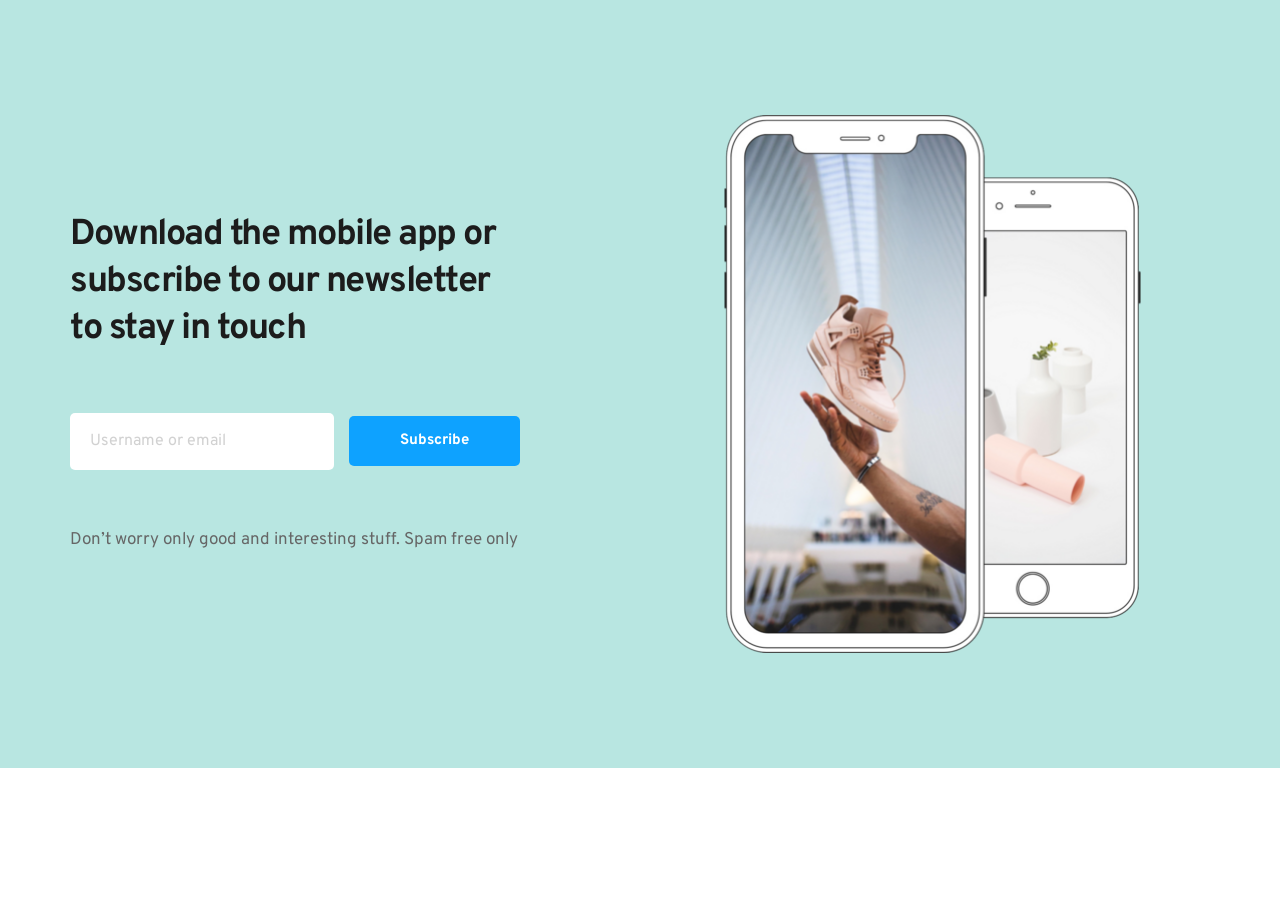
<file: technology.html>
<!DOCTYPE html><html lang="en"><head><meta charset="utf-8" /><meta property="og:site_name" content="whoelse.ai" /><meta property="og:type" content="website" /><meta property="og:url" content="https://www.whoelse.ai/technology" /><meta content="summary_large_image" name="twitter:card" />

        <meta property="og:title" content="Technology" />
    <meta name="twitter:title" content="Technology" />

    <meta property="og:description" content="" />
    <meta name="twitter:description" content="" />

                <meta property="og:image" content="assets/cloud-1de12d.becdn.net/f010a671589ae3ed1f527f3a5ce95b0c-6dc7bb998f49.png" />
        <meta property="twitter:image" content="assets/cloud-1de12d.becdn.net/f010a671589ae3ed1f527f3a5ce95b0c-6dc7bb998f49.png">
    
    <title>Technology | whoelse.ai</title>

    <meta name="description" content="whoelse.ai develops a new standard for voice AI interoperability. Open source, privacy-by-design, and based on ISO industry norms." />


    
    <link rel="canonical" href="technology.html" />

    

            <link rel="icon" href="assets/cloud-1de12d.becdn.net/061e14a4826322eefb3ba3371f8a4f56-400342e13ed8.png" sizes="32x32"/><link rel="icon" href="assets/cloud-1de12d.becdn.net/061e14a4826322eefb3ba3371f8a4f56-2505c8b49272.png" sizes="192x192"/><link rel="apple-touch-icon-precomposed" href="assets/cloud-1de12d.becdn.net/061e14a4826322eefb3ba3371f8a4f56-04e700225166.png"/><link href="assets/fonts.bunny.net/css-6e68897a5635.css" class="brz-link brz-link-google" type="text/css" rel="stylesheet"/><meta name="viewport" content="width=device-width, initial-scale=1"><link href="assets/b-cloud.becdn.net/group-1.min-232cb5601786.css" class="brz-link brz-link-preview-lib" media="print" onload="this.media='all'" data-brz-group="group-1" rel="stylesheet"/><link href="assets/b-cloud.becdn.net/form2.min-a7dd3e91f835.css" class="brz-link brz-link-scss" media="print" onload="this.media='all'" rel="stylesheet"/><link href="assets/b-cloud.becdn.net/main.base.pro.min-ec5774795894.css" class="brz-link brz-link-preview-pro" media="print" onload="this.media='all'" rel="stylesheet"/><link href="assets/b-cloud.becdn.net/main.base.min-fb11723bed6b.css" class="brz-link brz-link-preview" rel="stylesheet"/><style class="brz-style">.brz .brz-css-d-1n95ksq{padding:10px;max-width:100%;}@media(max-width:991px) and (min-width:768px){.brz .brz-css-d-1n95ksq{padding:0;}}@media(max-width:767px){.brz .brz-css-d-1n95ksq{padding:0;}}.brz .brz-css-d-1wywugq.brz-btn{font-family:var(--brz-buttonfontfamily, initial);font-weight:var(--brz-buttonfontweight, initial);font-size:var(--brz-buttonfontsize, initial);line-height:var(--brz-buttonlineheight, initial);letter-spacing:var(--brz-buttonletterspacing, initial);font-variation-settings:var(--brz-buttonfontvariation, initial);font-weight:var(--brz-buttonbold, initial);font-style:var(--brz-buttonitalic, initial);text-decoration:var(--brz-buttontextdecoration, initial) !important;text-transform:var(--brz-buttontexttransform, initial) !important;border-radius: 0;flex-flow:row-reverse nowrap;padding:14px 42px 14px 42px;padding: 14px 42px; width: auto;}.brz .brz-css-d-1wywugq.brz-btn{color:rgba(var(--brz-global-color8),1);border:2px solid rgba(var(--brz-global-color3),1);box-shadow:none;}.brz .brz-css-d-1wywugq.brz-btn:not(.brz-btn--hover){background-color:rgba(var(--brz-global-color3),1);background-image:none;}.brz .brz-css-d-1wywugq.brz-btn .brz-icon-svg-custom{background-color:rgba(var(--brz-global-color8),1);}.brz .brz-css-d-1wywugq.brz-btn.brz-btn-submit{color:rgba(var(--brz-global-color8),1);background-color:rgba(var(--brz-global-color3),1);background-image:none;}.brz .brz-css-d-1wywugq .brz-btn--story-container{border:2px solid rgba(var(--brz-global-color3),1);flex-flow:row-reverse nowrap;border-radius: 0;}.brz .brz-css-d-1wywugq .brz-btn--story-container:after{height: unset;}.brz .brz-css-d-1wywugq.brz-btn, .brz .brz-css-d-1wywugq.brz-btn .brz-icon-svg-custom, .brz .brz-css-d-1wywugq.brz-btn.brz-btn-submit{transition-duration:0.50s;transition-property: filter, color, background, border-color, box-shadow;}@media(min-width:991px){.brz .brz-css-d-1wywugq.brz-btn:not(.brz-btn--hover):hover{background-color:rgba(var(--brz-global-color3),0.8);}.brz .brz-css-d-1wywugq.brz-btn.brz-btn-submit:hover{background-color:rgba(var(--brz-global-color3),0.8);}}@media(max-width:991px) and (min-width:768px){.brz .brz-css-d-1wywugq.brz-btn{font-weight:var(--brz-buttontabletfontweight, initial);font-size:var(--brz-buttontabletfontsize, initial);line-height:var(--brz-buttontabletlineheight, initial);letter-spacing:var(--brz-buttontabletletterspacing, initial);font-variation-settings:var(--brz-buttontabletfontvariation, initial);font-weight:var(--brz-buttontabletbold, initial);font-style:var(--brz-buttontabletitalic, initial);text-decoration:var(--brz-buttontablettextdecoration, initial) !important;text-transform:var(--brz-buttontablettexttransform, initial) !important;padding:11px 26px 11px 26px;padding: 11px 26px; width: auto;}}@media(max-width:767px){.brz .brz-css-d-1wywugq.brz-btn{font-weight:var(--brz-buttonmobilefontweight, initial);font-size:var(--brz-buttonmobilefontsize, initial);line-height:var(--brz-buttonmobilelineheight, initial);letter-spacing:var(--brz-buttonmobileletterspacing, initial);font-variation-settings:var(--brz-buttonmobilefontvariation, initial);font-weight:var(--brz-buttonmobilebold, initial);font-style:var(--brz-buttonmobileitalic, initial);text-decoration:var(--brz-buttonmobiletextdecoration, initial) !important;text-transform:var(--brz-buttonmobiletexttransform, initial) !important;padding:11px 26px 11px 26px;padding: 11px 26px; width: auto;}}.brz .brz-css-d-oh3bvl{padding:75px 0px 75px 0px;}.brz .brz-css-d-oh3bvl > .brz-bg{border-radius: 0px;mix-blend-mode:normal;}.brz .brz-css-d-oh3bvl > .brz-bg{border:0px solid rgba(102, 115, 141, 0);}.brz .brz-css-d-oh3bvl > .brz-bg > .brz-bg-image{background-size:cover;background-repeat: no-repeat;-webkit-mask-image: none;
                      mask-image: none;}.brz .brz-css-d-oh3bvl > .brz-bg > .brz-bg-image{background-image:none;filter:none;display:block;}.brz .brz-css-d-oh3bvl > .brz-bg > .brz-bg-image:after{content: "";background-image:none;}.brz .brz-css-d-oh3bvl > .brz-bg > .brz-bg-color{-webkit-mask-image: none;
                      mask-image: none;}.brz .brz-css-d-oh3bvl > .brz-bg > .brz-bg-color{background-color:rgba(0, 0, 0, 0);background-image:none;}.brz .brz-css-d-oh3bvl > .brz-bg > .brz-bg-map{display:none;}.brz .brz-css-d-oh3bvl > .brz-bg > .brz-bg-map{filter:none;}.brz .brz-css-d-oh3bvl > .brz-bg > .brz-bg-video{display:none;}.brz .brz-css-d-oh3bvl > .brz-bg > .brz-bg-video{filter:none;}.brz .brz-css-d-oh3bvl > .brz-bg > .brz-bg-shape__top{background-size: 100% 100px; height: 100px;transform: scale(1.02) rotateX(0deg) rotateY(0deg);z-index: auto;}.brz .brz-css-d-oh3bvl > .brz-bg > .brz-bg-shape__top::after{background-image: none; -webkit-mask-image: none;background-size: 100% 100px; height: 100px;}.brz .brz-css-d-oh3bvl > .brz-bg > .brz-bg-shape__bottom{background-size: 100% 100px; height: 100px;transform: scale(1.02) rotateX(-180deg) rotateY(-180deg);z-index: auto;}.brz .brz-css-d-oh3bvl > .brz-bg > .brz-bg-shape__bottom::after{background-image: none; -webkit-mask-image: none;background-size: 100% 100px; height: 100px;}.brz .brz-css-d-oh3bvl > .brz-bg > .brz-bg-slideshow  .brz-bg-slideshow-item{display: none;background-position: 50% 50%;}.brz .brz-css-d-oh3bvl > .brz-bg > .brz-bg-slideshow  .brz-bg-slideshow-item{filter:none;}.brz .brz-css-d-oh3bvl > .brz-bg, .brz .brz-css-d-oh3bvl > .brz-bg > .brz-bg-image, .brz .brz-css-d-oh3bvl > .brz-bg > .brz-bg-map, .brz .brz-css-d-oh3bvl > .brz-bg > .brz-bg-color, .brz .brz-css-d-oh3bvl > .brz-bg > .brz-bg-video{transition-duration:0.50s;transition-property: filter, box-shadow, background, border-radius, border-color;}@media(min-width:991px){.brz .brz-css-d-oh3bvl > .brz-bg > .brz-bg-image{background-attachment:scroll;}}@media(max-width:991px) and (min-width:768px){.brz .brz-css-d-oh3bvl{padding:50px 15px 50px 15px;}}@media(max-width:767px){.brz .brz-css-d-oh3bvl{padding:25px 15px 25px 15px;}}.brz .brz-css-d-ynf0il{z-index: auto;margin:0;}.brz .brz-css-d-ynf0il.brz-section .brz-section__content{min-height: auto;display:flex;}.brz .brz-css-d-ynf0il .brz-container{justify-content:center;}.brz .brz-css-d-ynf0il > .slick-slider > .brz-slick-slider__dots{color:rgba(0, 0, 0, 1);}.brz .brz-css-d-ynf0il > .slick-slider > .brz-slick-slider__arrow{color:rgba(0, 0, 0, 0.7);}.brz .brz-css-d-ynf0il > .slick-slider > .brz-slick-slider__dots > .brz-slick-slider__pause{color:rgba(0, 0, 0, 1);}@media(min-width:991px){.brz .brz-css-d-ynf0il{display:block;}}@media(max-width:991px) and (min-width:768px){.brz .brz-css-d-ynf0il{display:block;}}@media(max-width:767px){.brz .brz-css-d-ynf0il{display:block;}}.brz .brz-css-d-w3a52u{margin:0;z-index: auto;align-items:flex-start;}.brz .brz-css-d-w3a52u > .brz-bg{border-radius: 0px;max-width:100%;mix-blend-mode:normal;}.brz .brz-css-d-w3a52u > .brz-bg{border:0px solid rgba(102, 115, 141, 0);box-shadow:none;}.brz .brz-css-d-w3a52u > .brz-bg > .brz-bg-image{background-size:cover;background-repeat: no-repeat;-webkit-mask-image: none;
                      mask-image: none;}.brz .brz-css-d-w3a52u > .brz-bg > .brz-bg-image{background-image:none;filter:none;display:block;}.brz .brz-css-d-w3a52u > .brz-bg > .brz-bg-image:after{content: "";background-image:none;}.brz .brz-css-d-w3a52u > .brz-bg > .brz-bg-color{-webkit-mask-image: none;
                      mask-image: none;}.brz .brz-css-d-w3a52u > .brz-bg > .brz-bg-color{background-color:rgba(0, 0, 0, 0);background-image:none;}.brz .brz-css-d-w3a52u > .brz-bg > .brz-bg-map{display:none;}.brz .brz-css-d-w3a52u > .brz-bg > .brz-bg-map{filter:none;}.brz .brz-css-d-w3a52u > .brz-bg > .brz-bg-video{display:none;}.brz .brz-css-d-w3a52u > .brz-bg > .brz-bg-video{filter:none;}.brz .brz-css-d-w3a52u > .brz-row{border:0px solid transparent;}.brz .brz-css-d-w3a52u > .brz-row, .brz .brz-css-d-w3a52u > .brz-bg > .brz-bg-video, .brz .brz-css-d-w3a52u > .brz-bg, .brz .brz-css-d-w3a52u > .brz-bg > .brz-bg-image, .brz .brz-css-d-w3a52u > .brz-bg > .brz-bg-color{transition-duration:0.50s;transition-property: filter, box-shadow, background, border-radius, border-color;}@media(min-width:991px){.brz .brz-css-d-w3a52u{min-height: auto;display:flex;}}@media(max-width:991px) and (min-width:768px){.brz .brz-css-d-w3a52u > .brz-row{flex-direction:row;flex-wrap:wrap;justify-content:flex-start;}}@media(max-width:991px) and (min-width:768px){.brz .brz-css-d-w3a52u{min-height: auto;display:flex;}}@media(max-width:767px){.brz .brz-css-d-w3a52u > .brz-row{flex-direction:row;flex-wrap:wrap;justify-content:flex-start;}}@media(max-width:767px){.brz .brz-css-d-w3a52u{min-height: auto;display:flex;}}.brz .brz-css-d-j7y22h{z-index: auto;flex:1 1 50%;max-width:50%;justify-content:flex-start;max-height:none;}.brz .brz-css-d-j7y22h .brz-columns__scroll-effect{justify-content:flex-start;}.brz .brz-css-d-j7y22h > .brz-bg{margin:0;mix-blend-mode:normal;border-radius: 0px;}.brz .brz-css-d-j7y22h > .brz-bg{border:0px solid rgba(102, 115, 141, 0);box-shadow:none;}.brz .brz-css-d-j7y22h > .brz-bg > .brz-bg-image{background-size:cover;background-repeat: no-repeat;-webkit-mask-image: none;
                      mask-image: none;}.brz .brz-css-d-j7y22h > .brz-bg > .brz-bg-image{background-image:none;filter:none;display:block;}.brz .brz-css-d-j7y22h > .brz-bg > .brz-bg-image:after{content: "";background-image:none;}.brz .brz-css-d-j7y22h > .brz-bg > .brz-bg-color{-webkit-mask-image: none;
                      mask-image: none;}.brz .brz-css-d-j7y22h > .brz-bg > .brz-bg-color{background-color:rgba(0, 0, 0, 0);background-image:none;}.brz .brz-css-d-j7y22h > .brz-bg > .brz-bg-map{display:none;}.brz .brz-css-d-j7y22h > .brz-bg > .brz-bg-map{filter:none;}.brz .brz-css-d-j7y22h > .brz-bg > .brz-bg-video{display:none;}.brz .brz-css-d-j7y22h > .brz-bg > .brz-bg-video{filter:none;}.brz .brz-css-d-j7y22h > .brz-bg, .brz .brz-css-d-j7y22h > .brz-bg > .brz-bg-image, .brz .brz-css-d-j7y22h > .brz-bg > .brz-bg-color{transition-duration:0.50s;transition-property: filter, box-shadow, background, border-radius, border-color;}@media(max-width:767px){.brz .brz-css-d-j7y22h{flex:1 1 100%;max-width:100%;}.brz .brz-css-d-j7y22h > .brz-bg{margin:10px 0px 10px 0px;}}.brz .brz-css-d-1bzf7ck{width: 416.25px;height: 537.58px;margin-inline-start: 0px;margin-top: 0px;}@media(max-width:991px) and (min-width:768px){.brz .brz-css-d-1bzf7ck{width: 354px;height: 457.18px;}}@media(max-width:767px){.brz .brz-css-d-1bzf7ck{width: 279.5px;height: 360.97px;}}.brz .brz-css-d-1rexgw5{padding-top: 129.1483%;}.brz .brz-css-d-1rexgw5 > .brz-img{position:absolute;width: 100%;}@media(max-width:991px) and (min-width:768px){.brz .brz-css-d-1rexgw5{padding-top: 129.1469%;}}@media(max-width:767px){.brz .brz-css-d-1rexgw5{padding-top: 129.1485%;}}.brz .brz-css-d-1vqk6tq.brz-hover-animation__container{max-width: 75%;}@media(max-width:991px) and (min-width:768px){.brz .brz-css-d-1vqk6tq.brz-hover-animation__container{max-width: 100%;}}@media(max-width:767px){.brz .brz-css-d-1vqk6tq.brz-hover-animation__container{max-width: 65%;}}.brz .brz-css-d-7y9nrj:not(.brz-image--hovered){max-width: 75%;}.brz .brz-css-d-7y9nrj{height: auto;border-radius: 0px;mix-blend-mode:normal;}.brz .brz-css-d-7y9nrj{box-shadow:none;border:0px solid rgba(102, 115, 141, 0);}.brz .brz-css-d-7y9nrj .brz-picture:after{border-radius: 0px;}.brz .brz-css-d-7y9nrj .brz-picture:after{box-shadow:none;background-color:rgba(255, 255, 255, 0);background-image:none;}.brz .brz-css-d-7y9nrj .brz-picture{-webkit-mask-image: none;
                      mask-image: none;}.brz .brz-css-d-7y9nrj .brz-picture{filter:none;}.brz .brz-css-d-7y9nrj, .brz .brz-css-d-7y9nrj .brz-picture:after, .brz .brz-css-d-7y9nrj .brz-picture, .brz .brz-css-d-7y9nrj.brz-image--withHover img.brz-img, .brz .brz-css-d-7y9nrj.brz-image--withHover img.dynamic-image, .brz .brz-css-d-7y9nrj.brz-image--withHover .brz-img__hover{transition-duration:0.50s;transition-property: filter, box-shadow, background, border-radius, border-color;}@media(max-width:991px) and (min-width:768px){.brz .brz-css-d-7y9nrj:not(.brz-image--hovered){max-width: 100%;}}@media(max-width:767px){.brz .brz-css-d-7y9nrj:not(.brz-image--hovered){max-width: 65%;}}.brz .brz-css-d-aus8tv{max-width:100%;flex-basis:100%;}.brz .brz-css-d-aus8tv .brz-textarea{height:auto;}.brz .brz-css-d-aus8tv .brz-forms2__checkbox-option, .brz .brz-css-d-aus8tv .brz-forms2__radio-option{flex-basis:100%;}.brz-css-d-1u4u3s9.brz-forms2__field.brz-forms2__field-phone .brz-forms2__phone--country .ss-content .ss-list{color: rgba(115, 119, 127, 1);} .brz-css-d-1u4u3s9.brz-forms2__field.brz-forms2__field-phone .brz-forms2__phone--country .ss-content .ss-search{color: rgba(115, 119, 127, 1);border:1px solid rgba(220, 222, 225, 1);}.brz-css-d-1u4u3s9.brz-forms2__field.brz-forms2__field-phone .brz-forms2__field-phone--option-code{color: rgba(115, 119, 127, 0.7);}.brz-css-d-1u4u3s9.brz-forms2__field.brz-forms2__field-phone .brz-forms2__phone--country .ss-content, .brz-css-d-1u4u3s9.brz-forms2__field.brz-forms2__field-phone .brz-forms2__phone--country .ss-content .ss-search input[type='search']{background-color:rgba(255, 255, 255, 1);}.brz-css-d-1u4u3s9.brz-forms2__field.brz-forms2__field-phone .brz-forms2__phone--country .ss-content .ss-list .ss-option{border:1px solid rgba(220, 222, 225, 1);}.brz-css-d-1u4u3s9.brz-forms2__field.brz-forms2__field-phone .brz-forms2__phone--country .ss-content{box-shadow: none;}.brz .brz-css-d-w490wn .select2-dropdown{box-shadow:none;}.brz .brz-css-d-w490wn .select2-results__options{font-family:'Lato', sans-serif;font-size:18px;line-height:1.5;font-weight:400;letter-spacing:0px;font-variation-settings:"wght" 400, "wdth" 100, "SOFT" 0;font-style:inherit;text-decoration:inherit !important;text-transform:inherit !important;border-radius: 0px;}.brz .brz-css-d-w490wn .select2-results__options{color:rgba(115, 119, 127, 0.7);background-color:rgba(255, 255, 255, 1);}.brz .brz-css-d-w490wn .select2-results__option{border:1px solid rgba(220, 222, 225, 1);}.brz .brz-css-d-w490wn .select2-selection--single{padding:14px 24px 14px 24px;padding: 14px 24px;}.brz .brz-css-d-w490wn .select2-selection--multiple{padding:14px 24px 14px 24px;padding: 14px 24px;}.brz .brz-css-d-w490wn .select2-selection--multiple .select2-selection__choice{transition-duration:0.50s;}.brz .brz-css-d-w490wn .select2-selection--multiple .select2-selection__choice{background-color:rgba(255, 255, 255, 1);}@media(max-width:991px) and (min-width:768px){.brz .brz-css-d-w490wn .select2-results__options{font-size:14px;}}@media(max-width:767px){.brz .brz-css-d-w490wn .select2-results__options{font-size:14px;}.brz .brz-css-d-w490wn .select2-selection--single{padding:10px 20px 10px 20px;padding: 10px 20px;}.brz .brz-css-d-w490wn .select2-selection--multiple{padding:10px 20px 10px 20px;padding: 10px 20px;}}.brz .brz-css-d-4uyhnf{font-family:'Lato', sans-serif;font-size:18px;font-weight:400;letter-spacing:0px;font-variation-settings:"wght" 400, "wdth" 100, "SOFT" 0;}.brz .brz-css-d-4uyhnf{color:rgba(115, 119, 127, 0.7);}.brz .brz-css-d-4uyhnf .brz-forms2__field{font-style:inherit;text-decoration:inherit !important;text-transform:inherit !important;}.brz .brz-css-d-4uyhnf .brz-forms2__field-label{color:rgba(115, 119, 127, 0.7);}.brz .brz-css-d-4uyhnf .brz-forms2__field-label{padding:0px 0px 5px 0px;font-family:'Lato', sans-serif;font-size:16px;font-weight:400;letter-spacing:0px;text-align:start;line-height:1.5;font-variation-settings:"wght" 400, "wdth" 100, "SOFT" 0;font-style:inherit;text-decoration:inherit !important;text-transform:inherit !important;}.brz .brz-css-d-4uyhnf .brz-forms2__field:not(.brz-forms2__radio):not(.brz-forms2__checkbox){border-radius: 0px;min-height:57px;}.brz .brz-css-d-4uyhnf .brz-forms2__field:not(.brz-forms2__radio):not(.brz-forms2__checkbox){color:rgba(115, 119, 127, 0.7);background-color:rgba(255, 255, 255, 1);border:1px solid rgba(220, 222, 225, 1);box-shadow:none;}.brz .brz-css-d-4uyhnf.brz-forms2__item--error .brz-forms2__field:not(.brz-forms2__radio):not(.brz-forms2__checkbox){border-color: #f00}.brz .brz-css-d-4uyhnf .brz-forms2__field:not(.brz-forms2__radio):not(.brz-forms2__checkbox):not(.brz-forms2__field-select):not(.brz-forms2__field-phone){padding: 14px 24px;}.brz .brz-css-d-4uyhnf .brz-forms2__field-paragraph{line-height:1.5;}.brz .brz-css-d-4uyhnf .brz-forms2__radio, .brz .brz-css-d-4uyhnf .brz-forms2__checkbox{font-family:'Lato', sans-serif;font-size:16px;line-height:1.5;font-weight:400;letter-spacing:0px;font-variation-settings:"wght" 400, "wdth" 100, "SOFT" 0;font-style:inherit;text-decoration:inherit !important;text-transform:inherit !important;}.brz .brz-css-d-4uyhnf .brz-forms2__radio, .brz .brz-css-d-4uyhnf .brz-forms2__checkbox{color:rgba(115, 119, 127, 0.7);}.brz .brz-css-d-4uyhnf .brz-forms2__checkbox-option-name,.brz-forms2__radio-option-name{font-style:inherit;text-decoration:inherit !important;text-transform:inherit !important;}.brz .brz-css-d-4uyhnf .brz-forms2__select-item__input{color:rgba(115, 119, 127, 0.7);}.brz .brz-css-d-4uyhnf .form-alert{font-family:'Lato', sans-serif;}.brz .brz-css-d-4uyhnf .brz-forms2__field-phone .brz-forms2__phone--country{padding: 14px 0px 14px 24px}.brz .brz-css-d-4uyhnf .brz-forms2__field-phone .brz-forms2__phone--number{padding: 14px 24px 14px 0px}.brz .brz-css-d-4uyhnf .brz-forms2__field-phone .brz-forms2__phone--country-code{font-size:18px;}.brz .brz-css-d-4uyhnf .brz-forms2__field:not(.brz-forms2__radio):not(.brz-forms2__checkbox), .brz .brz-css-d-4uyhnf .brz-forms2__radio, .brz .brz-css-d-4uyhnf .brz-forms2__checkbox, .brz .brz-css-d-4uyhnf .brz-forms2__select-item__input{transition-duration:0.50s;}@media(max-width:991px) and (min-width:768px){.brz .brz-css-d-4uyhnf{font-size:14px;}.brz .brz-css-d-4uyhnf .brz-forms2__field-label{font-size:14px;}.brz .brz-css-d-4uyhnf .brz-forms2__field:not(.brz-forms2__radio):not(.brz-forms2__checkbox){min-height:51px;}.brz .brz-css-d-4uyhnf .brz-forms2__radio, .brz .brz-css-d-4uyhnf .brz-forms2__checkbox{font-size:14px;}.brz .brz-css-d-4uyhnf .brz-forms2__field-phone .brz-forms2__phone--country-code{font-size:14px;}}@media(max-width:767px){.brz .brz-css-d-4uyhnf{font-size:14px;}.brz .brz-css-d-4uyhnf .brz-forms2__field-label{font-size:14px;}.brz .brz-css-d-4uyhnf .brz-forms2__field:not(.brz-forms2__radio):not(.brz-forms2__checkbox){min-height:43px;}.brz .brz-css-d-4uyhnf .brz-forms2__field:not(.brz-forms2__radio):not(.brz-forms2__checkbox):not(.brz-forms2__field-select):not(.brz-forms2__field-phone){padding: 10px 20px;}.brz .brz-css-d-4uyhnf .brz-forms2__radio, .brz .brz-css-d-4uyhnf .brz-forms2__checkbox{font-size:14px;}.brz .brz-css-d-4uyhnf .brz-forms2__field-phone .brz-forms2__phone--country{padding: 10px 0px 10px 20px}.brz .brz-css-d-4uyhnf .brz-forms2__field-phone .brz-forms2__phone--number{padding: 10px 20px 10px 0px}.brz .brz-css-d-4uyhnf .brz-forms2__field-phone .brz-forms2__phone--country-code{font-size:14px;}}.brz-css-d-qyp96y .brz-forms2__alert--success .brz-forms2__alert-text{background-color:rgba(21, 208, 83, 1); background-image:none;border: none;box-shadow: none;width:100%;font-family:'Lato', sans-serif; font-size:12px; font-weight:600; line-height: 2; letter-spacing:2.5px; font-variation-settings:"wght" 400, "wdth" 100, "SOFT" 0;color: rgba(255, 255, 255, 1);text-shadow: none;text-align:left;padding:17px 30px 17px 30px;border-radius:0px;}.brz-css-d-qyp96y .brz-forms2__alert--success{justify-content:flex-start;margin:15px 7.5px 0px 7.5px;}.brz-css-d-qyp96y .brz-forms2__alert--error .brz-forms2__alert-text{background-color:rgba(255, 0, 0, 1); background-image:none;border: none;box-shadow: none;font-family:'Lato', sans-serif; font-size:12px; font-weight:600; line-height: 2; letter-spacing:2.5px; font-variation-settings:"wght" 400, "wdth" 100, "SOFT" 0;color: rgba(255, 255, 255, 1);text-shadow: none;padding:17px 30px 17px 30px;border-radius:0px;} .brz-css-d-qyp96y .brz-forms2__alert--invalid .brz-forms2__alert-text{background-color:rgba(255, 0, 0, 1); background-image:none;border: none;box-shadow: none;font-family:'Lato', sans-serif; font-size:12px; font-weight:600; line-height: 2; letter-spacing:2.5px; font-variation-settings:"wght" 400, "wdth" 100, "SOFT" 0;color: rgba(255, 255, 255, 1);text-shadow: none;padding:17px 30px 17px 30px;border-radius:0px;} .brz-css-d-qyp96y .brz-forms2__alert--invalid-email .brz-forms2__alert-text{background-color:rgba(255, 0, 0, 1); background-image:none;border: none;box-shadow: none;font-family:'Lato', sans-serif; font-size:12px; font-weight:600; line-height: 2; letter-spacing:2.5px; font-variation-settings:"wght" 400, "wdth" 100, "SOFT" 0;color: rgba(255, 255, 255, 1);text-shadow: none;padding:17px 30px 17px 30px;border-radius:0px;}.brz-css-d-qyp96y .brz-forms2__alert--error, .brz-css-d-qyp96y .brz-forms2__alert--invalid, .brz-css-d-qyp96y .brz-forms2__alert--invalid-email{justify-content:flex-start;}.brz-css-d-qyp96y .brz-forms2__alert--error .brz-forms2__alert-text, .brz-css-d-qyp96y .brz-forms2__alert--invalid .brz-forms2__alert-text, .brz-css-d-qyp96y .brz-forms2__alert--invalid-email .brz-forms2__alert-text{width:100%;text-align:left;}.brz-css-d-qyp96y .brz-forms2__alert--empty .brz-forms2__alert-text{background-color:rgba(255, 0, 0, 1); background-image:none;border: none;box-shadow: none;width:100%;font-family:'Lato', sans-serif; font-size:12px; font-weight:600; line-height: 2; letter-spacing:2.5px; font-variation-settings:"wght" 400, "wdth" 100, "SOFT" 0;color: rgba(255, 255, 255, 1);text-shadow: none;text-align:left;padding:17px 30px 17px 30px;border-radius:0px;}.brz-css-d-qyp96y .brz-forms2__alert--empty{justify-content:flex-start;margin:15px 7.5px 0px 7.5px;}.brz-css-d-qyp96y .brz-forms2__alert--error{margin:15px 7.5px 0px 7.5px;} .brz-css-d-qyp96y .brz-forms2__alert--invalid{margin:15px 7.5px 0px 7.5px;} .brz-css-d-qyp96y .brz-forms2__alert--invalid-email{margin:15px 7.5px 0px 7.5px;}.brz .brz-css-d-17ed1lg .brz-form{margin: 0 -7.5px -15px -7.5px;}.brz .brz-css-d-17ed1lg .brz-form-ms-buttons{padding: 0 7.5px 15px 7.5px;gap:10px;}.brz .brz-css-d-17ed1lg .brz-forms2__item{padding: 0 7.5px 15px 7.5px;}.brz .brz-css-d-17ed1lg .brz-forms2__item-button{margin-inline-end: auto; margin-inline-start: 0;max-width:100%;flex-basis:100%;}.brz .brz-css-d-17ed1lg .brz-forms2-story .brz-btn:before, .brz .brz-css-d-17ed1lg .brz-form-ms-buttons--story .brz-btn:before{content: ""; padding-top: 15%;}.brz .brz-css-d-17ed1lg .brz-form-ms-indicators{margin:0px
      7.5px
      15px
      7.5px;}.brz .brz-css-d-17ed1lg .brz-form-ms-next-button, .brz .brz-css-d-17ed1lg .brz-form-ms-prev-button, .brz .brz-css-d-17ed1lg .brz-form-ms-buttons .brz-forms2__item-button{justify-content:center;}.brz .brz-css-d-d4vxpd{height:50px;}.brz .brz-css-d-1ehz5mr{width:100%;mix-blend-mode:normal;}.brz .brz-css-d-1wonu5h{padding:0;margin:10px 0px 10px 0px;justify-content:center;position:relative;}.brz .brz-css-d-1wonu5h .brz-wrapper-transform{transform: none;}@media(min-width:991px){.brz .brz-css-d-1wonu5h{display:flex;z-index: auto;position:relative;}}@media(max-width:991px) and (min-width:768px){.brz .brz-css-d-1wonu5h{display:flex;z-index: auto;position:relative;}}@media(max-width:767px){.brz .brz-css-d-1wonu5h{display:flex;z-index: auto;position:relative;}}.brz .brz-css-d-v5w42e.brz-column__items{z-index: auto;margin:0;border:0px solid transparent;padding:5px 15px 5px 15px;min-height:100%; max-height:none; justify-content: inherit;transition-duration:0.50s;transition-property: filter, box-shadow, background, border-radius, border-color;}@media(min-width:991px){.brz .brz-css-d-v5w42e{display:flex;}}@media(max-width:991px) and (min-width:768px){.brz .brz-css-d-v5w42e{display:flex;}}@media(max-width:767px){.brz .brz-css-d-v5w42e.brz-column__items{margin:10px 0px 10px 0px;padding:0;}}@media(max-width:767px){.brz .brz-css-d-v5w42e{display:flex;}}.brz .brz-css-d-x9rvyp{border:0px solid transparent;}@media(min-width:991px){.brz .brz-css-d-x9rvyp{max-width: calc(1 * var(--brz-section-container-max-width, 1170px));}}@media(max-width:991px) and (min-width:768px){.brz .brz-css-d-x9rvyp{max-width: 100%;}}@media(max-width:767px){.brz .brz-css-d-x9rvyp{max-width: 100%;}}.brz .brz-css-r-18yxudy{margin:0;}.brz .brz-css-r-1xc399q{padding:0;}@media(min-width:991px){.brz .brz-css-2t879e{padding:0;margin:0;justify-content:center;position:relative;}.brz .brz-css-2t879e .brz-wrapper-transform{transform: none;}}@media(min-width:991px){.brz .brz-css-2t879e{display:flex;z-index: auto;position:relative;}}@media(min-width:991px){.brz .brz-css-1sh8orr{width: 416.25px;height: 537.58px;margin-inline-start: 0px;margin-top: 0px;}}@media(min-width:991px){.brz .brz-css-bdkxmt{padding-top: 129.1483%;}.brz .brz-css-bdkxmt > .brz-img{position:absolute;width: 100%;}}@media(min-width:991px){.brz .brz-css-1vd8i1y.brz-hover-animation__container{max-width: 75%;}}@media(min-width:991px){.brz .brz-css-1m2awrx:not(.brz-image--hovered){max-width: 75%;}.brz .brz-css-1m2awrx{height: auto;border-radius: 0px;mix-blend-mode:normal;}.brz .brz-css-1m2awrx:hover{box-shadow:none;border:0px solid rgba(102, 115, 141, 0);}.brz .brz-css-1m2awrx .brz-picture:after{border-radius: 0px;}.brz .brz-css-1m2awrx:hover .brz-picture:after{box-shadow:none;background-color:rgba(255, 255, 255, 0);background-image:none;}.brz .brz-css-1m2awrx .brz-picture{-webkit-mask-image: none;
                      mask-image: none;}.brz .brz-css-1m2awrx:hover .brz-picture{filter:none;}.brz .brz-css-1m2awrx, .brz .brz-css-1m2awrx .brz-picture:after, .brz .brz-css-1m2awrx .brz-picture, .brz .brz-css-1m2awrx.brz-image--withHover img.brz-img, .brz .brz-css-1m2awrx.brz-image--withHover img.dynamic-image, .brz .brz-css-1m2awrx.brz-image--withHover .brz-img__hover{transition-duration:0.50s;transition-property: filter, box-shadow, background, border-radius, border-color;}}@media(min-width:991px){.brz .brz-css-qbaumo{padding:0;margin:10px 0px 10px 0px;justify-content:center;position:relative;}.brz .brz-css-qbaumo .brz-wrapper-transform{transform: none;}}@media(min-width:991px){.brz .brz-css-qbaumo{display:flex;z-index: auto;position:relative;}}@media(min-width:991px){.brz .brz-css-1bpu8cv.brz-column__items{z-index: auto;margin:0;border:0px solid transparent;padding:5px 15px 5px 15px;min-height:100%; max-height:none; justify-content: inherit;transition-duration:0.50s;transition-property: filter, box-shadow, background, border-radius, border-color;}}@media(min-width:991px){.brz .brz-css-1bpu8cv:hover{display:flex;}}.brz .brz-css-19drd84{justify-content:center;}.brz .brz-css-19drd84 .brz-columns__scroll-effect{justify-content:center;}@media(min-width:991px){.brz .brz-css-19drd84{z-index: auto;flex:1 1 50%;max-width:50%;justify-content:center;max-height:none;}.brz .brz-css-19drd84 .brz-columns__scroll-effect{justify-content:center;}.brz .brz-css-19drd84 > .brz-bg{margin:0;mix-blend-mode:normal;border-radius: 0px;}.brz .brz-css-19drd84:hover > .brz-bg{border:0px solid rgba(102, 115, 141, 0);box-shadow:none;}.brz .brz-css-19drd84 > .brz-bg > .brz-bg-image{background-size:cover;background-repeat: no-repeat;-webkit-mask-image: none;
                      mask-image: none;}.brz .brz-css-19drd84:hover > .brz-bg > .brz-bg-image{background-image:none;filter:none;display:block;}.brz .brz-css-19drd84:hover > .brz-bg > .brz-bg-image:after{content: "";background-image:none;}.brz .brz-css-19drd84 > .brz-bg > .brz-bg-color{-webkit-mask-image: none;
                      mask-image: none;}.brz .brz-css-19drd84:hover > .brz-bg > .brz-bg-color{background-color:rgba(0, 0, 0, 0);background-image:none;}.brz .brz-css-19drd84 > .brz-bg > .brz-bg-map{display:none;}.brz .brz-css-19drd84:hover > .brz-bg > .brz-bg-map{filter:none;}.brz .brz-css-19drd84 > .brz-bg > .brz-bg-video{display:none;}.brz .brz-css-19drd84:hover > .brz-bg > .brz-bg-video{filter:none;}.brz .brz-css-19drd84 > .brz-bg, .brz .brz-css-19drd84 > .brz-bg > .brz-bg-image, .brz .brz-css-19drd84 > .brz-bg > .brz-bg-color{transition-duration:0.50s;transition-property: filter, box-shadow, background, border-radius, border-color;}}.brz .brz-css-1y2dv2q{margin-top:0px !important;margin-bottom:0px !important;text-align:left!important;font-family:var(--brz-subtitlefontfamily, initial) !important;font-size:var(--brz-subtitlefontsize, initial);line-height:var(--brz-subtitlelineheight, initial);font-weight:var(--brz-subtitlefontweight, initial);letter-spacing:var(--brz-subtitleletterspacing, initial);font-variation-settings:var(--brz-subtitlefontvariation, initial);font-weight:var(--brz-subtitlebold, initial);font-style:var(--brz-subtitleitalic, initial);text-decoration:var(--brz-subtitletextdecoration, initial) !important;text-transform:var(--brz-subtitletexttransform, initial) !important;}@media(min-width:991px){.brz .brz-css-1y2dv2q{margin-top:0px !important;margin-bottom:0px !important;text-align:left!important;font-family:var(--brz-subtitlefontfamily, initial) !important;font-size:var(--brz-subtitlefontsize, initial);line-height:var(--brz-subtitlelineheight, initial);font-weight:var(--brz-subtitlefontweight, initial);letter-spacing:var(--brz-subtitleletterspacing, initial);font-variation-settings:var(--brz-subtitlefontvariation, initial);font-weight:var(--brz-subtitlebold, initial);font-style:var(--brz-subtitleitalic, initial);text-decoration:var(--brz-subtitletextdecoration, initial) !important;text-transform:var(--brz-subtitletexttransform, initial) !important;}}@media(max-width:991px) and (min-width:768px){.brz .brz-css-1y2dv2q{font-size:var(--brz-subtitletabletfontsize, initial);line-height:var(--brz-subtitletabletlineheight, initial);font-weight:var(--brz-subtitletabletfontweight, initial);letter-spacing:var(--brz-subtitletabletletterspacing, initial);font-variation-settings:var(--brz-subtitletabletfontvariation, initial);font-weight:var(--brz-subtitletabletbold, initial);font-style:var(--brz-subtitletabletitalic, initial);text-decoration:var(--brz-subtitletablettextdecoration, initial) !important;text-transform:var(--brz-subtitletablettexttransform, initial) !important;}}@media(max-width:767px){.brz .brz-css-1y2dv2q{text-align:center!important;font-size:var(--brz-subtitlemobilefontsize, initial);line-height:var(--brz-subtitlemobilelineheight, initial);font-weight:var(--brz-subtitlemobilefontweight, initial);letter-spacing:var(--brz-subtitlemobileletterspacing, initial);font-variation-settings:var(--brz-subtitlemobilefontvariation, initial);font-weight:var(--brz-subtitlemobilebold, initial);font-style:var(--brz-subtitlemobileitalic, initial);text-decoration:var(--brz-subtitlemobiletextdecoration, initial) !important;text-transform:var(--brz-subtitlemobiletexttransform, initial) !important;}}@media(min-width:991px){.brz .brz-css-87jpyt{width:100%;mix-blend-mode:normal;}}.brz .brz-css-1aro7li{padding:0;}@media(min-width:991px){.brz .brz-css-1aro7li{padding:0;margin:10px 0px 10px 0px;justify-content:center;position:relative;}.brz .brz-css-1aro7li .brz-wrapper-transform{transform: none;}}@media(min-width:991px){.brz .brz-css-1aro7li{display:flex;z-index: auto;position:relative;}}@media(max-width:767px){.brz .brz-css-1aro7li{padding:0px 30px 0px 30px;}}.brz .brz-css-n4n57t{height:35px;}@media(min-width:991px){.brz .brz-css-n4n57t{height:35px;}}@media(max-width:991px) and (min-width:768px){.brz .brz-css-n4n57t{height:10px;}}@media(max-width:767px){.brz .brz-css-n4n57t{height:5px;}}@media(min-width:991px){.brz .brz-css-17pbjhj{width:100%;mix-blend-mode:normal;}}.brz .brz-css-hjxiub.brz-btn{border-radius:5px;padding:13px 44px 13px 44px;padding: 13px 44px; width: auto;}.brz .brz-css-hjxiub.brz-btn{border:0px solid rgba(35, 157, 219, 0);}.brz .brz-css-hjxiub .brz-btn--story-container{border:0px solid rgba(35, 157, 219, 0);border-radius:5px;}@media(min-width:991px){.brz .brz-css-hjxiub.brz-btn{font-family:var(--brz-buttonfontfamily, initial);font-weight:var(--brz-buttonfontweight, initial);font-size:var(--brz-buttonfontsize, initial);line-height:var(--brz-buttonlineheight, initial);letter-spacing:var(--brz-buttonletterspacing, initial);font-variation-settings:var(--brz-buttonfontvariation, initial);font-weight:var(--brz-buttonbold, initial);font-style:var(--brz-buttonitalic, initial);text-decoration:var(--brz-buttontextdecoration, initial) !important;text-transform:var(--brz-buttontexttransform, initial) !important;border-radius:5px;flex-flow:row-reverse nowrap;padding:13px 44px 13px 44px;padding: 13px 44px; width: auto;}.brz .brz-css-hjxiub.brz-btn:hover{color:rgba(var(--brz-global-color2),1);border:0px solid rgba(28, 28, 28, 0.8);box-shadow:none;}.brz .brz-css-hjxiub.brz-btn:not(.brz-btn--hover):hover{background-color:rgba(var(--brz-global-color8),1);background-image:none;}.brz .brz-css-hjxiub.brz-btn:hover .brz-icon-svg-custom{background-color:rgba(var(--brz-global-color2),1);}.brz .brz-css-hjxiub.brz-btn.brz-btn-submit:hover{color:rgba(var(--brz-global-color2),1);background-color:rgba(var(--brz-global-color8),1);background-image:none;}.brz .brz-css-hjxiub .brz-btn--story-container{border:0px solid rgba(28, 28, 28, 0.8);flex-flow:row-reverse nowrap;border-radius:5px;}.brz .brz-css-hjxiub .brz-btn--story-container:after{height: unset;}.brz .brz-css-hjxiub.brz-btn, .brz .brz-css-hjxiub.brz-btn .brz-icon-svg-custom, .brz .brz-css-hjxiub.brz-btn.brz-btn-submit{transition-duration:0.50s;transition-property: filter, color, background, border-color, box-shadow;}}@media(max-width:991px) and (min-width:768px){.brz .brz-css-hjxiub.brz-btn{padding:12px 26px 12px 26px;padding: 12px 26px; width: auto;}}@media(max-width:767px){.brz .brz-css-hjxiub.brz-btn{padding:9px 26px 9px 26px;padding: 9px 26px; width: auto;}}@media(min-width:991px){.brz .brz-css-1b0aika{padding:0;margin:10px 0px 10px 0px;justify-content:center;position:relative;}.brz .brz-css-1b0aika .brz-wrapper-transform{transform: none;}}@media(min-width:991px){.brz .brz-css-1b0aika{display:flex;z-index: auto;position:relative;}}@media(min-width:991px){.brz .brz-css-6t25jd{z-index: auto;margin:0;}.brz .brz-css-6t25jd.brz-section .brz-section__content{min-height: auto;display:flex;}.brz .brz-css-6t25jd .brz-container{justify-content:center;}.brz .brz-css-6t25jd > .slick-slider > .brz-slick-slider__dots:hover{color:rgba(0, 0, 0, 1);}.brz .brz-css-6t25jd > .slick-slider > .brz-slick-slider__arrow:hover{color:rgba(0, 0, 0, 0.7);}.brz .brz-css-6t25jd > .slick-slider > .brz-slick-slider__dots > .brz-slick-slider__pause:hover{color:rgba(0, 0, 0, 1);}}@media(min-width:991px){.brz .brz-css-6t25jd:hover{display:block;}}.brz .brz-css-ucsgdn{padding:100px 0px 100px 0px;}.brz .brz-css-ucsgdn > .brz-bg > .brz-bg-color{background-color:rgba(var(--brz-global-color4),1);}@media(min-width:991px){.brz .brz-css-ucsgdn{padding:100px 0px 100px 0px;}.brz .brz-css-ucsgdn > .brz-bg{border-radius: 0px;mix-blend-mode:normal;}.brz .brz-css-ucsgdn:hover > .brz-bg{border:0px solid rgba(102, 115, 141, 0);}.brz .brz-css-ucsgdn > .brz-bg > .brz-bg-image{background-size:cover;background-repeat: no-repeat;-webkit-mask-image: none;
                      mask-image: none;}.brz .brz-css-ucsgdn:hover > .brz-bg > .brz-bg-image{background-image:none;filter:none;display:block;}.brz .brz-css-ucsgdn:hover > .brz-bg > .brz-bg-image:after{content: "";background-image:none;}.brz .brz-css-ucsgdn > .brz-bg > .brz-bg-color{-webkit-mask-image: none;
                      mask-image: none;}.brz .brz-css-ucsgdn:hover > .brz-bg > .brz-bg-color{background-color:rgba(var(--brz-global-color4),1);background-image:none;}.brz .brz-css-ucsgdn > .brz-bg > .brz-bg-map{display:none;}.brz .brz-css-ucsgdn:hover > .brz-bg > .brz-bg-map{filter:none;}.brz .brz-css-ucsgdn > .brz-bg > .brz-bg-video{display:none;}.brz .brz-css-ucsgdn:hover > .brz-bg > .brz-bg-video{filter:none;}.brz .brz-css-ucsgdn > .brz-bg > .brz-bg-shape__top{background-size: 100% 100px; height: 100px;transform: scale(1.02) rotateX(0deg) rotateY(0deg);z-index: auto;}.brz .brz-css-ucsgdn > .brz-bg > .brz-bg-shape__top::after{background-image: none; -webkit-mask-image: none;background-size: 100% 100px; height: 100px;}.brz .brz-css-ucsgdn > .brz-bg > .brz-bg-shape__bottom{background-size: 100% 100px; height: 100px;transform: scale(1.02) rotateX(-180deg) rotateY(-180deg);z-index: auto;}.brz .brz-css-ucsgdn > .brz-bg > .brz-bg-shape__bottom::after{background-image: none; -webkit-mask-image: none;background-size: 100% 100px; height: 100px;}.brz .brz-css-ucsgdn > .brz-bg > .brz-bg-slideshow  .brz-bg-slideshow-item{display: none;background-position: 50% 50%;}.brz .brz-css-ucsgdn:hover > .brz-bg > .brz-bg-slideshow  .brz-bg-slideshow-item{filter:none;}.brz .brz-css-ucsgdn > .brz-bg, .brz .brz-css-ucsgdn > .brz-bg > .brz-bg-image, .brz .brz-css-ucsgdn > .brz-bg > .brz-bg-map, .brz .brz-css-ucsgdn > .brz-bg > .brz-bg-color, .brz .brz-css-ucsgdn > .brz-bg > .brz-bg-video{transition-duration:0.50s;transition-property: filter, box-shadow, background, border-radius, border-color;}}@media(min-width:991px){.brz .brz-css-ucsgdn:hover > .brz-bg > .brz-bg-image{background-attachment:scroll;}}@media(max-width:991px) and (min-width:768px){.brz .brz-css-ucsgdn{padding:50px 15px 50px 15px;}}@media(max-width:767px){.brz .brz-css-ucsgdn{padding:25px 15px 25px 15px;}}@media(min-width:991px){.brz .brz-css-cdem57:hover{border:0px solid transparent;}}@media(min-width:991px){.brz .brz-css-cdem57{max-width: calc(1 * var(--brz-section-container-max-width, 1170px));}}@media(min-width:991px){.brz .brz-css-1knpy6q{margin:0;z-index: auto;align-items:flex-start;}.brz .brz-css-1knpy6q > .brz-bg{border-radius: 0px;max-width:100%;mix-blend-mode:normal;}.brz .brz-css-1knpy6q:hover > .brz-bg{border:0px solid rgba(102, 115, 141, 0);box-shadow:none;}.brz .brz-css-1knpy6q > .brz-bg > .brz-bg-image{background-size:cover;background-repeat: no-repeat;-webkit-mask-image: none;
                      mask-image: none;}.brz .brz-css-1knpy6q:hover > .brz-bg > .brz-bg-image{background-image:none;filter:none;display:block;}.brz .brz-css-1knpy6q:hover > .brz-bg > .brz-bg-image:after{content: "";background-image:none;}.brz .brz-css-1knpy6q > .brz-bg > .brz-bg-color{-webkit-mask-image: none;
                      mask-image: none;}.brz .brz-css-1knpy6q:hover > .brz-bg > .brz-bg-color{background-color:rgba(0, 0, 0, 0);background-image:none;}.brz .brz-css-1knpy6q > .brz-bg > .brz-bg-map{display:none;}.brz .brz-css-1knpy6q:hover > .brz-bg > .brz-bg-map{filter:none;}.brz .brz-css-1knpy6q > .brz-bg > .brz-bg-video{display:none;}.brz .brz-css-1knpy6q:hover > .brz-bg > .brz-bg-video{filter:none;}.brz .brz-css-1knpy6q:hover > .brz-row{border:0px solid transparent;}.brz .brz-css-1knpy6q > .brz-row, .brz .brz-css-1knpy6q > .brz-bg > .brz-bg-video, .brz .brz-css-1knpy6q > .brz-bg, .brz .brz-css-1knpy6q > .brz-bg > .brz-bg-image, .brz .brz-css-1knpy6q > .brz-bg > .brz-bg-color{transition-duration:0.50s;transition-property: filter, box-shadow, background, border-radius, border-color;}}@media(min-width:991px){.brz .brz-css-1knpy6q{min-height: auto;display:flex;}}@media(max-width:991px) and (min-width:768px){.brz .brz-css-1knpy6q > .brz-row{flex-direction:row;flex-wrap:wrap;justify-content:flex-start;}}@media(max-width:767px){.brz .brz-css-1knpy6q > .brz-row{flex-direction:row-reverse;flex-wrap:wrap-reverse;justify-content:flex-end;}}.brz .brz-css-k97vii{justify-content:center;}.brz .brz-css-k97vii .brz-columns__scroll-effect{justify-content:center;}@media(min-width:991px){.brz .brz-css-k97vii{z-index: auto;flex:1 1 50%;max-width:50%;justify-content:center;max-height:none;}.brz .brz-css-k97vii .brz-columns__scroll-effect{justify-content:center;}.brz .brz-css-k97vii > .brz-bg{margin:0;mix-blend-mode:normal;border-radius: 0px;}.brz .brz-css-k97vii:hover > .brz-bg{border:0px solid rgba(102, 115, 141, 0);box-shadow:none;}.brz .brz-css-k97vii > .brz-bg > .brz-bg-image{background-size:cover;background-repeat: no-repeat;-webkit-mask-image: none;
                      mask-image: none;}.brz .brz-css-k97vii:hover > .brz-bg > .brz-bg-image{background-image:none;filter:none;display:block;}.brz .brz-css-k97vii:hover > .brz-bg > .brz-bg-image:after{content: "";background-image:none;}.brz .brz-css-k97vii > .brz-bg > .brz-bg-color{-webkit-mask-image: none;
                      mask-image: none;}.brz .brz-css-k97vii:hover > .brz-bg > .brz-bg-color{background-color:rgba(0, 0, 0, 0);background-image:none;}.brz .brz-css-k97vii > .brz-bg > .brz-bg-map{display:none;}.brz .brz-css-k97vii:hover > .brz-bg > .brz-bg-map{filter:none;}.brz .brz-css-k97vii > .brz-bg > .brz-bg-video{display:none;}.brz .brz-css-k97vii:hover > .brz-bg > .brz-bg-video{filter:none;}.brz .brz-css-k97vii > .brz-bg, .brz .brz-css-k97vii > .brz-bg > .brz-bg-image, .brz .brz-css-k97vii > .brz-bg > .brz-bg-color{transition-duration:0.50s;transition-property: filter, box-shadow, background, border-radius, border-color;}}.brz .brz-css-11ubgn5.brz-column__items{padding:5px 120px 5px 15px;}@media(min-width:991px){.brz .brz-css-11ubgn5.brz-column__items{z-index: auto;margin:0;border:0px solid transparent;padding:5px 120px 5px 15px;min-height:100%; max-height:none; justify-content: inherit;transition-duration:0.50s;transition-property: filter, box-shadow, background, border-radius, border-color;}}@media(min-width:991px){.brz .brz-css-11ubgn5:hover{display:flex;}}@media(max-width:991px) and (min-width:768px){.brz .brz-css-11ubgn5.brz-column__items{padding:5px 40px 5px 15px;}}@media(max-width:767px){.brz .brz-css-11ubgn5.brz-column__items{padding:0px 20px 0px 20px;}}.brz .brz-css-980s75{margin-top:0px !important;margin-bottom:0px !important;text-align:left!important;font-family:var(--brz-heading2fontfamily, initial) !important;font-size:var(--brz-heading2fontsize, initial);line-height:var(--brz-heading2lineheight, initial);font-weight:var(--brz-heading2fontweight, initial);letter-spacing:var(--brz-heading2letterspacing, initial);font-variation-settings:var(--brz-heading2fontvariation, initial);font-weight:var(--brz-heading2bold, initial);font-style:var(--brz-heading2italic, initial);text-decoration:var(--brz-heading2textdecoration, initial) !important;text-transform:var(--brz-heading2texttransform, initial) !important;}@media(min-width:991px){.brz .brz-css-980s75{margin-top:0px !important;margin-bottom:0px !important;text-align:left!important;font-family:var(--brz-heading2fontfamily, initial) !important;font-size:var(--brz-heading2fontsize, initial);line-height:var(--brz-heading2lineheight, initial);font-weight:var(--brz-heading2fontweight, initial);letter-spacing:var(--brz-heading2letterspacing, initial);font-variation-settings:var(--brz-heading2fontvariation, initial);font-weight:var(--brz-heading2bold, initial);font-style:var(--brz-heading2italic, initial);text-decoration:var(--brz-heading2textdecoration, initial) !important;text-transform:var(--brz-heading2texttransform, initial) !important;}}@media(max-width:991px) and (min-width:768px){.brz .brz-css-980s75{font-size:var(--brz-heading2tabletfontsize, initial);line-height:var(--brz-heading2tabletlineheight, initial);font-weight:var(--brz-heading2tabletfontweight, initial);letter-spacing:var(--brz-heading2tabletletterspacing, initial);font-variation-settings:var(--brz-heading2tabletfontvariation, initial);font-weight:var(--brz-heading2tabletbold, initial);font-style:var(--brz-heading2tabletitalic, initial);text-decoration:var(--brz-heading2tablettextdecoration, initial) !important;text-transform:var(--brz-heading2tablettexttransform, initial) !important;}}@media(max-width:767px){.brz .brz-css-980s75{text-align:center!important;font-size:var(--brz-heading2mobilefontsize, initial);line-height:var(--brz-heading2mobilelineheight, initial);font-weight:var(--brz-heading2mobilefontweight, initial);letter-spacing:var(--brz-heading2mobileletterspacing, initial);font-variation-settings:var(--brz-heading2mobilefontvariation, initial);font-weight:var(--brz-heading2mobilebold, initial);font-style:var(--brz-heading2mobileitalic, initial);text-decoration:var(--brz-heading2mobiletextdecoration, initial) !important;text-transform:var(--brz-heading2mobiletexttransform, initial) !important;}}.brz .brz-css-1k2elmd{max-width:60%;flex-basis:60%;}@media(min-width:991px){.brz .brz-css-1k2elmd{max-width:60%;flex-basis:60%;}.brz .brz-css-1k2elmd .brz-textarea{height:auto;}.brz .brz-css-1k2elmd .brz-forms2__checkbox-option, .brz .brz-css-1k2elmd .brz-forms2__radio-option{flex-basis:100%;}}@media(min-width:991px){.brz .brz-css-1vheca{padding:0;margin:0;justify-content:center;position:relative;}.brz .brz-css-1vheca .brz-wrapper-transform{transform: none;}}@media(min-width:991px){.brz .brz-css-1vheca{display:flex;z-index: auto;position:relative;}}@media(max-width:991px) and (min-width:768px){.brz .brz-css-1vheca{display:none;}}@media(max-width:767px){.brz .brz-css-1vheca{display:none;}}.brz .brz-css-9f6cvw{height:40px;}@media(min-width:991px){.brz .brz-css-9f6cvw{height:40px;}}@media(max-width:991px) and (min-width:768px){.brz .brz-css-9f6cvw{height:0px;}}@media(max-width:767px){.brz .brz-css-9f6cvw{height:0px;}}@media(min-width:991px){.brz .brz-css-rnf2lm{padding:0;margin:10px 0px 10px 0px;justify-content:center;position:relative;}.brz .brz-css-rnf2lm .brz-wrapper-transform{transform: none;}}@media(min-width:991px){.brz .brz-css-rnf2lm{display:flex;z-index: auto;position:relative;}}.brz .brz-css-14uib7t .brz-forms2__item-button{max-width:40%;flex-basis:40%;}@media(min-width:991px){.brz .brz-css-14uib7t .brz-form{margin: 0 -7.5px -15px -7.5px;}.brz .brz-css-14uib7t .brz-form-ms-buttons{padding: 0 7.5px 15px 7.5px;gap:10px;}.brz .brz-css-14uib7t .brz-forms2__item{padding: 0 7.5px 15px 7.5px;}.brz .brz-css-14uib7t .brz-forms2__item-button{margin-inline-end: auto; margin-inline-start: 0;max-width:40%;flex-basis:40%;}.brz .brz-css-14uib7t .brz-forms2-story .brz-btn:before, .brz .brz-css-14uib7t .brz-form-ms-buttons--story .brz-btn:before{content: ""; padding-top: 15%;}.brz .brz-css-14uib7t .brz-form-ms-indicators{margin:0px
      7.5px
      15px
      7.5px;}.brz .brz-css-14uib7t .brz-form-ms-next-button, .brz .brz-css-14uib7t .brz-form-ms-prev-button, .brz .brz-css-14uib7t .brz-form-ms-buttons .brz-forms2__item-button{justify-content:center;}}.brz .brz-css-5a9bv4{font-family:var(--brz-paragraphfontfamily, initial);font-size:var(--brz-paragraphfontsize, initial);font-weight:var(--brz-paragraphfontweight, initial);letter-spacing:var(--brz-paragraphletterspacing, initial);font-variation-settings:var(--brz-paragraphfontvariation, initial);}.brz .brz-css-5a9bv4{color:rgba(var(--brz-global-color2),0.4);}.brz .brz-css-5a9bv4 .brz-forms2__field{font-weight:var(--brz-paragraphbold, initial);font-style:var(--brz-paragraphitalic, initial);text-decoration:var(--brz-paragraphtextdecoration, initial) !important;text-transform:var(--brz-paragraphtexttransform, initial) !important;}.brz .brz-css-5a9bv4 .brz-forms2__field:not(.brz-forms2__radio):not(.brz-forms2__checkbox){border-radius: 5px;min-height:NaNpx;}.brz .brz-css-5a9bv4 .brz-forms2__field:not(.brz-forms2__radio):not(.brz-forms2__checkbox){color:rgba(var(--brz-global-color2),0.4);border:0px solid rgba(28, 28, 28, 0);}.brz .brz-css-5a9bv4.brz-forms2__item--error .brz-forms2__field:not(.brz-forms2__radio):not(.brz-forms2__checkbox){border: 2px solid #f00}.brz .brz-css-5a9bv4 .brz-forms2__field:not(.brz-forms2__radio):not(.brz-forms2__checkbox):not(.brz-forms2__field-select):not(.brz-forms2__field-phone){padding: 10px 20px;}.brz .brz-css-5a9bv4 .brz-forms2__field-paragraph{line-height:var(--brz-paragraphlineheight, initial);}.brz .brz-css-5a9bv4 .brz-forms2__select-item__input{color:rgba(var(--brz-global-color2),0.4);}.brz .brz-css-5a9bv4 .form-alert{font-family:var(--brz-paragraphfontfamily, initial);}.brz .brz-css-5a9bv4 .brz-forms2__field-phone .brz-forms2__phone--country{padding: 10px 0px 10px 20px}.brz .brz-css-5a9bv4 .brz-forms2__field-phone .brz-forms2__phone--number{padding: 10px 20px 10px 0px}.brz .brz-css-5a9bv4 .brz-forms2__field-phone .brz-forms2__phone--country-code{font-size:var(--brz-paragraphfontsize, initial);}@media(min-width:991px){.brz .brz-css-5a9bv4{font-family:var(--brz-paragraphfontfamily, initial);font-size:var(--brz-paragraphfontsize, initial);font-weight:var(--brz-paragraphfontweight, initial);letter-spacing:var(--brz-paragraphletterspacing, initial);font-variation-settings:var(--brz-paragraphfontvariation, initial);}.brz .brz-css-5a9bv4:hover{color:rgba(var(--brz-global-color2),0.4);}.brz .brz-css-5a9bv4 .brz-forms2__field{font-weight:var(--brz-paragraphbold, initial);font-style:var(--brz-paragraphitalic, initial);text-decoration:var(--brz-paragraphtextdecoration, initial) !important;text-transform:var(--brz-paragraphtexttransform, initial) !important;}.brz .brz-css-5a9bv4:hover .brz-forms2__field-label{color:rgba(115, 119, 127, 0.7);}.brz .brz-css-5a9bv4 .brz-forms2__field-label{padding:0px 0px 5px 0px;font-family:'Lato', sans-serif;font-size:16px;font-weight:400;letter-spacing:0px;text-align:start;line-height:1.5;font-variation-settings:"wght" 400, "wdth" 100, "SOFT" 0;font-style:inherit;text-decoration:inherit !important;text-transform:inherit !important;}.brz .brz-css-5a9bv4 .brz-forms2__field:not(.brz-forms2__radio):not(.brz-forms2__checkbox){border-radius: 5px;min-height:NaNpx;}.brz .brz-css-5a9bv4:hover .brz-forms2__field:not(.brz-forms2__radio):not(.brz-forms2__checkbox){color:rgba(var(--brz-global-color2),0.4);background-color:rgba(255, 255, 255, 1);border:0px solid rgba(28, 28, 28, 0);box-shadow:none;}.brz .brz-css-5a9bv4.brz-forms2__item--error .brz-forms2__field:not(.brz-forms2__radio):not(.brz-forms2__checkbox){border: 2px solid #f00}.brz .brz-css-5a9bv4 .brz-forms2__field:not(.brz-forms2__radio):not(.brz-forms2__checkbox):not(.brz-forms2__field-select):not(.brz-forms2__field-phone){padding: 10px 20px;}.brz .brz-css-5a9bv4 .brz-forms2__field-paragraph{line-height:var(--brz-paragraphlineheight, initial);}.brz .brz-css-5a9bv4 .brz-forms2__radio, .brz .brz-css-5a9bv4 .brz-forms2__checkbox{font-family:'Lato', sans-serif;font-size:16px;line-height:1.5;font-weight:400;letter-spacing:0px;font-variation-settings:"wght" 400, "wdth" 100, "SOFT" 0;font-style:inherit;text-decoration:inherit !important;text-transform:inherit !important;}.brz .brz-css-5a9bv4:hover .brz-forms2__radio, .brz .brz-css-5a9bv4 .brz-forms2__checkbox{color:rgba(115, 119, 127, 0.7);}.brz .brz-css-5a9bv4 .brz-forms2__checkbox-option-name,.brz-forms2__radio-option-name{font-style:inherit;text-decoration:inherit !important;text-transform:inherit !important;}.brz .brz-css-5a9bv4:hover .brz-forms2__select-item__input{color:rgba(var(--brz-global-color2),0.4);}.brz .brz-css-5a9bv4 .form-alert{font-family:var(--brz-paragraphfontfamily, initial);}.brz .brz-css-5a9bv4 .brz-forms2__field-phone .brz-forms2__phone--country{padding: 10px 0px 10px 20px}.brz .brz-css-5a9bv4 .brz-forms2__field-phone .brz-forms2__phone--number{padding: 10px 20px 10px 0px}.brz .brz-css-5a9bv4 .brz-forms2__field-phone .brz-forms2__phone--country-code{font-size:var(--brz-paragraphfontsize, initial);}.brz .brz-css-5a9bv4 .brz-forms2__field:not(.brz-forms2__radio):not(.brz-forms2__checkbox), .brz .brz-css-5a9bv4 .brz-forms2__radio, .brz .brz-css-5a9bv4 .brz-forms2__checkbox, .brz .brz-css-5a9bv4 .brz-forms2__select-item__input{transition-duration:0.50s;}}@media(max-width:991px) and (min-width:768px){.brz .brz-css-5a9bv4{font-size:14px;font-weight:400;letter-spacing:0px;font-variation-settings:"wght" 400, "wdth" 100, "SOFT" 0;}.brz .brz-css-5a9bv4 .brz-forms2__field{font-style:inherit;text-decoration:inherit !important;text-transform:inherit !important;}.brz .brz-css-5a9bv4 .brz-forms2__field:not(.brz-forms2__radio):not(.brz-forms2__checkbox){min-height:49px;}.brz .brz-css-5a9bv4 .brz-forms2__field:not(.brz-forms2__radio):not(.brz-forms2__checkbox):not(.brz-forms2__field-select):not(.brz-forms2__field-phone){padding: 14px 24px;}.brz .brz-css-5a9bv4 .brz-forms2__field-paragraph{line-height:1.5;}.brz .brz-css-5a9bv4 .brz-forms2__field-phone .brz-forms2__phone--country{padding: 14px 0px 14px 24px}.brz .brz-css-5a9bv4 .brz-forms2__field-phone .brz-forms2__phone--number{padding: 14px 24px 14px 0px}.brz .brz-css-5a9bv4 .brz-forms2__field-phone .brz-forms2__phone--country-code{font-size:14px;}}@media(max-width:767px){.brz .brz-css-5a9bv4{font-size:14px;font-weight:400;letter-spacing:0px;font-variation-settings:"wght" 400, "wdth" 100, "SOFT" 0;}.brz .brz-css-5a9bv4 .brz-forms2__field{font-style:inherit;text-decoration:inherit !important;text-transform:inherit !important;}.brz .brz-css-5a9bv4 .brz-forms2__field:not(.brz-forms2__radio):not(.brz-forms2__checkbox){min-height:41px;}.brz .brz-css-5a9bv4 .brz-forms2__field-paragraph{line-height:1.5;}.brz .brz-css-5a9bv4 .brz-forms2__field-phone .brz-forms2__phone--country-code{font-size:14px;}}.brz .brz-css-26763e .select2-results__options{font-family:var(--brz-paragraphfontfamily, initial);font-size:var(--brz-paragraphfontsize, initial);line-height:var(--brz-paragraphlineheight, initial);font-weight:var(--brz-paragraphfontweight, initial);letter-spacing:var(--brz-paragraphletterspacing, initial);font-variation-settings:var(--brz-paragraphfontvariation, initial);font-weight:var(--brz-paragraphbold, initial);font-style:var(--brz-paragraphitalic, initial);text-decoration:var(--brz-paragraphtextdecoration, initial) !important;text-transform:var(--brz-paragraphtexttransform, initial) !important;}.brz .brz-css-26763e .select2-selection--single{padding:10px 20px 10px 20px;padding: 10px 20px;}.brz .brz-css-26763e .select2-selection--multiple{padding:10px 20px 10px 20px;padding: 10px 20px;}@media(min-width:991px){.brz .brz-css-26763e:hover .select2-dropdown{box-shadow:none;}.brz .brz-css-26763e .select2-results__options{font-family:var(--brz-paragraphfontfamily, initial);font-size:var(--brz-paragraphfontsize, initial);line-height:var(--brz-paragraphlineheight, initial);font-weight:var(--brz-paragraphfontweight, initial);letter-spacing:var(--brz-paragraphletterspacing, initial);font-variation-settings:var(--brz-paragraphfontvariation, initial);font-weight:var(--brz-paragraphbold, initial);font-style:var(--brz-paragraphitalic, initial);text-decoration:var(--brz-paragraphtextdecoration, initial) !important;text-transform:var(--brz-paragraphtexttransform, initial) !important;border-radius: 0px;}.brz .brz-css-26763e:hover .select2-results__options{color:rgba(115, 119, 127, 0.7);background-color:rgba(255, 255, 255, 1);}.brz .brz-css-26763e:hover .select2-results__option{border:1px solid rgba(220, 222, 225, 1);}.brz .brz-css-26763e .select2-selection--single{padding:10px 20px 10px 20px;padding: 10px 20px;}.brz .brz-css-26763e .select2-selection--multiple{padding:10px 20px 10px 20px;padding: 10px 20px;}.brz .brz-css-26763e .select2-selection--multiple .select2-selection__choice{transition-duration:0.50s;}.brz .brz-css-26763e:hover .select2-selection--multiple .select2-selection__choice{background-color:rgba(255, 255, 255, 1);}}@media(max-width:991px) and (min-width:768px){.brz .brz-css-26763e .select2-results__options{font-size:14px;line-height:1.5;font-weight:400;letter-spacing:0px;font-variation-settings:"wght" 400, "wdth" 100, "SOFT" 0;font-style:inherit;text-decoration:inherit !important;text-transform:inherit !important;}.brz .brz-css-26763e .select2-selection--single{padding:14px 24px 14px 24px;padding: 14px 24px;}.brz .brz-css-26763e .select2-selection--multiple{padding:14px 24px 14px 24px;padding: 14px 24px;}}@media(max-width:767px){.brz .brz-css-26763e .select2-results__options{font-size:14px;line-height:1.5;font-weight:400;letter-spacing:0px;font-variation-settings:"wght" 400, "wdth" 100, "SOFT" 0;font-style:inherit;text-decoration:inherit !important;text-transform:inherit !important;}}@media(min-width:991px){.brz .brz-css-dn376p{padding:0;max-width:100%;}}</style><style class="brz-style brz-project__style-palette">.brz .brz-cp-color1, .brz .brz-bcp-color1{color: rgb(var(--brz-global-color1));} .brz .brz-bgp-color1{background-color: rgb(var(--brz-global-color1));}.brz .brz-cp-color2, .brz .brz-bcp-color2{color: rgb(var(--brz-global-color2));} .brz .brz-bgp-color2{background-color: rgb(var(--brz-global-color2));}.brz .brz-cp-color3, .brz .brz-bcp-color3{color: rgb(var(--brz-global-color3));} .brz .brz-bgp-color3{background-color: rgb(var(--brz-global-color3));}.brz .brz-cp-color4, .brz .brz-bcp-color4{color: rgb(var(--brz-global-color4));} .brz .brz-bgp-color4{background-color: rgb(var(--brz-global-color4));}.brz .brz-cp-color5, .brz .brz-bcp-color5{color: rgb(var(--brz-global-color5));} .brz .brz-bgp-color5{background-color: rgb(var(--brz-global-color5));}.brz .brz-cp-color6, .brz .brz-bcp-color6{color: rgb(var(--brz-global-color6));} .brz .brz-bgp-color6{background-color: rgb(var(--brz-global-color6));}.brz .brz-cp-color7, .brz .brz-bcp-color7{color: rgb(var(--brz-global-color7));} .brz .brz-bgp-color7{background-color: rgb(var(--brz-global-color7));}.brz .brz-cp-color8, .brz .brz-bcp-color8{color: rgb(var(--brz-global-color8));} .brz .brz-bgp-color8{background-color: rgb(var(--brz-global-color8));}:root{--brz-global-color1:240, 116, 155;--brz-global-color2:28, 28, 28;--brz-global-color3:14, 162, 255;--brz-global-color4:184, 230, 225;--brz-global-color5:245, 212, 209;--brz-global-color6:235, 235, 235;--brz-global-color7:102, 102, 102;--brz-global-color8:255, 255, 255;}:root{--brz-paragraphfontfamily:'Overpass', sans-serif;--brz-paragraphfontsize:16px;--brz-paragraphfontsizesuffix:px;--brz-paragraphfontweight:400;--brz-paragraphletterspacing:0px;--brz-paragraphlineheight:1.9;--brz-paragraphfontvariation:"wght" 400, "wdth" 100, "SOFT" 0;--brz-paragraphtabletfontsize:15px;--brz-paragraphtabletfontweight:400;--brz-paragraphtabletletterspacing:0px;--brz-paragraphtabletlineheight:1.6;--brz-paragraphtabletfontvariation:"wght" 400, "wdth" 100, "SOFT" 0;--brz-paragraphmobilefontsize:15px;--brz-paragraphmobilefontweight:400;--brz-paragraphmobileletterspacing:0px;--brz-paragraphmobilelineheight:1.6;--brz-paragraphmobilefontvariation:"wght" 400, "wdth" 100, "SOFT" 0;--brz-paragraphstoryfontsize:3.68%;--brz-paragraphbold:400;--brz-paragraphitalic:inherit;--brz-paragraphtextdecoration:inherit;--brz-paragraphtexttransform:inherit;--brz-paragraphtabletbold:400;--brz-paragraphtabletitalic:inherit;--brz-paragraphtablettextdecoration:inherit;--brz-paragraphtablettexttransform:inherit;--brz-paragraphmobilebold:400;--brz-paragraphmobileitalic:inherit;--brz-paragraphmobiletextdecoration:inherit;--brz-paragraphmobiletexttransform:inherit;--brz-subtitlefontfamily:'Overpass', sans-serif;--brz-subtitlefontsize:17px;--brz-subtitlefontsizesuffix:px;--brz-subtitlefontweight:400;--brz-subtitleletterspacing:0px;--brz-subtitlelineheight:1.8;--brz-subtitlefontvariation:"wght" 400, "wdth" 100, "SOFT" 0;--brz-subtitletabletfontsize:17px;--brz-subtitletabletfontweight:400;--brz-subtitletabletletterspacing:0px;--brz-subtitletabletlineheight:1.5;--brz-subtitletabletfontvariation:"wght" 400, "wdth" 100, "SOFT" 0;--brz-subtitlemobilefontsize:16px;--brz-subtitlemobilefontweight:400;--brz-subtitlemobileletterspacing:0px;--brz-subtitlemobilelineheight:1.5;--brz-subtitlemobilefontvariation:"wght" 400, "wdth" 100, "SOFT" 0;--brz-subtitlestoryfontsize:3.91%;--brz-subtitlebold:400;--brz-subtitleitalic:inherit;--brz-subtitletextdecoration:inherit;--brz-subtitletexttransform:inherit;--brz-subtitletabletbold:400;--brz-subtitletabletitalic:inherit;--brz-subtitletablettextdecoration:inherit;--brz-subtitletablettexttransform:inherit;--brz-subtitlemobilebold:400;--brz-subtitlemobileitalic:inherit;--brz-subtitlemobiletextdecoration:inherit;--brz-subtitlemobiletexttransform:inherit;--brz-abovetitlefontfamily:'Overpass', sans-serif;--brz-abovetitlefontsize:13px;--brz-abovetitlefontsizesuffix:px;--brz-abovetitlefontweight:700;--brz-abovetitleletterspacing:1.1px;--brz-abovetitlelineheight:1.5;--brz-abovetitlefontvariation:"wght" 400, "wdth" 100, "SOFT" 0;--brz-abovetitletabletfontsize:13px;--brz-abovetitletabletfontweight:700;--brz-abovetitletabletletterspacing:1px;--brz-abovetitletabletlineheight:1.5;--brz-abovetitletabletfontvariation:"wght" 400, "wdth" 100, "SOFT" 0;--brz-abovetitlemobilefontsize:13px;--brz-abovetitlemobilefontweight:700;--brz-abovetitlemobileletterspacing:1px;--brz-abovetitlemobilelineheight:1.5;--brz-abovetitlemobilefontvariation:"wght" 400, "wdth" 100, "SOFT" 0;--brz-abovetitlestoryfontsize:2.99%;--brz-abovetitlebold:700;--brz-abovetitleitalic:inherit;--brz-abovetitletextdecoration:inherit;--brz-abovetitletexttransform:inherit;--brz-abovetitletabletbold:700;--brz-abovetitletabletitalic:inherit;--brz-abovetitletablettextdecoration:inherit;--brz-abovetitletablettexttransform:inherit;--brz-abovetitlemobilebold:700;--brz-abovetitlemobileitalic:inherit;--brz-abovetitlemobiletextdecoration:inherit;--brz-abovetitlemobiletexttransform:inherit;--brz-heading1fontfamily:'Overpass', sans-serif;--brz-heading1fontsize:46px;--brz-heading1fontsizesuffix:px;--brz-heading1fontweight:700;--brz-heading1letterspacing:-1.5px;--brz-heading1lineheight:1.3;--brz-heading1fontvariation:"wght" 400, "wdth" 100, "SOFT" 0;--brz-heading1tabletfontsize:38px;--brz-heading1tabletfontweight:700;--brz-heading1tabletletterspacing:-1px;--brz-heading1tabletlineheight:1.2;--brz-heading1tabletfontvariation:"wght" 400, "wdth" 100, "SOFT" 0;--brz-heading1mobilefontsize:36px;--brz-heading1mobilefontweight:700;--brz-heading1mobileletterspacing:-1px;--brz-heading1mobilelineheight:1.3;--brz-heading1mobilefontvariation:"wght" 400, "wdth" 100, "SOFT" 0;--brz-heading1storyfontsize:10.58%;--brz-heading1bold:700;--brz-heading1italic:inherit;--brz-heading1textdecoration:inherit;--brz-heading1texttransform:inherit;--brz-heading1tabletbold:700;--brz-heading1tabletitalic:inherit;--brz-heading1tablettextdecoration:inherit;--brz-heading1tablettexttransform:inherit;--brz-heading1mobilebold:700;--brz-heading1mobileitalic:inherit;--brz-heading1mobiletextdecoration:inherit;--brz-heading1mobiletexttransform:inherit;--brz-heading2fontfamily:'Overpass', sans-serif;--brz-heading2fontsize:36px;--brz-heading2fontsizesuffix:px;--brz-heading2fontweight:700;--brz-heading2letterspacing:-1.5px;--brz-heading2lineheight:1.3;--brz-heading2fontvariation:"wght" 400, "wdth" 100, "SOFT" 0;--brz-heading2tabletfontsize:30px;--brz-heading2tabletfontweight:700;--brz-heading2tabletletterspacing:-1px;--brz-heading2tabletlineheight:1.2;--brz-heading2tabletfontvariation:"wght" 400, "wdth" 100, "SOFT" 0;--brz-heading2mobilefontsize:28px;--brz-heading2mobilefontweight:700;--brz-heading2mobileletterspacing:-1px;--brz-heading2mobilelineheight:1.3;--brz-heading2mobilefontvariation:"wght" 400, "wdth" 100, "SOFT" 0;--brz-heading2storyfontsize:8.280000000000001%;--brz-heading2bold:700;--brz-heading2italic:inherit;--brz-heading2textdecoration:inherit;--brz-heading2texttransform:inherit;--brz-heading2tabletbold:700;--brz-heading2tabletitalic:inherit;--brz-heading2tablettextdecoration:inherit;--brz-heading2tablettexttransform:inherit;--brz-heading2mobilebold:700;--brz-heading2mobileitalic:inherit;--brz-heading2mobiletextdecoration:inherit;--brz-heading2mobiletexttransform:inherit;--brz-heading3fontfamily:'Overpass', sans-serif;--brz-heading3fontsize:28px;--brz-heading3fontsizesuffix:px;--brz-heading3fontweight:700;--brz-heading3letterspacing:-1.5px;--brz-heading3lineheight:1.4;--brz-heading3fontvariation:"wght" 400, "wdth" 100, "SOFT" 0;--brz-heading3tabletfontsize:27px;--brz-heading3tabletfontweight:700;--brz-heading3tabletletterspacing:-1px;--brz-heading3tabletlineheight:1.3;--brz-heading3tabletfontvariation:"wght" 400, "wdth" 100, "SOFT" 0;--brz-heading3mobilefontsize:22px;--brz-heading3mobilefontweight:700;--brz-heading3mobileletterspacing:-0.5px;--brz-heading3mobilelineheight:1.3;--brz-heading3mobilefontvariation:"wght" 400, "wdth" 100, "SOFT" 0;--brz-heading3storyfontsize:6.44%;--brz-heading3bold:700;--brz-heading3italic:inherit;--brz-heading3textdecoration:inherit;--brz-heading3texttransform:inherit;--brz-heading3tabletbold:700;--brz-heading3tabletitalic:inherit;--brz-heading3tablettextdecoration:inherit;--brz-heading3tablettexttransform:inherit;--brz-heading3mobilebold:700;--brz-heading3mobileitalic:inherit;--brz-heading3mobiletextdecoration:inherit;--brz-heading3mobiletexttransform:inherit;--brz-heading4fontfamily:'Overpass', sans-serif;--brz-heading4fontsize:22px;--brz-heading4fontsizesuffix:px;--brz-heading4fontweight:700;--brz-heading4letterspacing:-0.5px;--brz-heading4lineheight:1.5;--brz-heading4fontvariation:"wght" 400, "wdth" 100, "SOFT" 0;--brz-heading4tabletfontsize:22px;--brz-heading4tabletfontweight:700;--brz-heading4tabletletterspacing:-0.5px;--brz-heading4tabletlineheight:1.4;--brz-heading4tabletfontvariation:"wght" 400, "wdth" 100, "SOFT" 0;--brz-heading4mobilefontsize:20px;--brz-heading4mobilefontweight:700;--brz-heading4mobileletterspacing:0px;--brz-heading4mobilelineheight:1.4;--brz-heading4mobilefontvariation:"wght" 400, "wdth" 100, "SOFT" 0;--brz-heading4storyfontsize:5.0600000000000005%;--brz-heading4bold:700;--brz-heading4italic:inherit;--brz-heading4textdecoration:inherit;--brz-heading4texttransform:inherit;--brz-heading4tabletbold:700;--brz-heading4tabletitalic:inherit;--brz-heading4tablettextdecoration:inherit;--brz-heading4tablettexttransform:inherit;--brz-heading4mobilebold:700;--brz-heading4mobileitalic:inherit;--brz-heading4mobiletextdecoration:inherit;--brz-heading4mobiletexttransform:inherit;--brz-heading5fontfamily:'Overpass', sans-serif;--brz-heading5fontsize:20px;--brz-heading5fontsizesuffix:px;--brz-heading5fontweight:700;--brz-heading5letterspacing:0px;--brz-heading5lineheight:1.6;--brz-heading5fontvariation:"wght" 400, "wdth" 100, "SOFT" 0;--brz-heading5tabletfontsize:17px;--brz-heading5tabletfontweight:700;--brz-heading5tabletletterspacing:0px;--brz-heading5tabletlineheight:1.7;--brz-heading5tabletfontvariation:"wght" 400, "wdth" 100, "SOFT" 0;--brz-heading5mobilefontsize:17px;--brz-heading5mobilefontweight:700;--brz-heading5mobileletterspacing:0px;--brz-heading5mobilelineheight:1.8;--brz-heading5mobilefontvariation:"wght" 400, "wdth" 100, "SOFT" 0;--brz-heading5storyfontsize:4.6000000000000005%;--brz-heading5bold:700;--brz-heading5italic:inherit;--brz-heading5textdecoration:inherit;--brz-heading5texttransform:inherit;--brz-heading5tabletbold:700;--brz-heading5tabletitalic:inherit;--brz-heading5tablettextdecoration:inherit;--brz-heading5tablettexttransform:inherit;--brz-heading5mobilebold:700;--brz-heading5mobileitalic:inherit;--brz-heading5mobiletextdecoration:inherit;--brz-heading5mobiletexttransform:inherit;--brz-heading6fontfamily:'Overpass', sans-serif;--brz-heading6fontsize:16px;--brz-heading6fontsizesuffix:px;--brz-heading6fontweight:700;--brz-heading6letterspacing:0px;--brz-heading6lineheight:1.5;--brz-heading6fontvariation:"wght" 400, "wdth" 100, "SOFT" 0;--brz-heading6tabletfontsize:16px;--brz-heading6tabletfontweight:700;--brz-heading6tabletletterspacing:0px;--brz-heading6tabletlineheight:1.5;--brz-heading6tabletfontvariation:"wght" 400, "wdth" 100, "SOFT" 0;--brz-heading6mobilefontsize:16px;--brz-heading6mobilefontweight:700;--brz-heading6mobileletterspacing:0px;--brz-heading6mobilelineheight:1.5;--brz-heading6mobilefontvariation:"wght" 400, "wdth" 100, "SOFT" 0;--brz-heading6storyfontsize:3.68%;--brz-heading6bold:700;--brz-heading6italic:inherit;--brz-heading6textdecoration:inherit;--brz-heading6texttransform:inherit;--brz-heading6tabletbold:700;--brz-heading6tabletitalic:inherit;--brz-heading6tablettextdecoration:inherit;--brz-heading6tablettexttransform:inherit;--brz-heading6mobilebold:700;--brz-heading6mobileitalic:inherit;--brz-heading6mobiletextdecoration:inherit;--brz-heading6mobiletexttransform:inherit;--brz-buttonfontfamily:'Overpass', sans-serif;--brz-buttonfontsize:15px;--brz-buttonfontsizesuffix:px;--brz-buttonfontweight:700;--brz-buttonletterspacing:0px;--brz-buttonlineheight:1.6;--brz-buttonfontvariation:"wght" 400, "wdth" 100, "SOFT" 0;--brz-buttontabletfontsize:17px;--brz-buttontabletfontweight:700;--brz-buttontabletletterspacing:0px;--brz-buttontabletlineheight:1.6;--brz-buttontabletfontvariation:"wght" 400, "wdth" 100, "SOFT" 0;--brz-buttonmobilefontsize:15px;--brz-buttonmobilefontweight:700;--brz-buttonmobileletterspacing:0px;--brz-buttonmobilelineheight:1.6;--brz-buttonmobilefontvariation:"wght" 400, "wdth" 100, "SOFT" 0;--brz-buttonstoryfontsize:3.45%;--brz-buttonbold:700;--brz-buttonitalic:inherit;--brz-buttontextdecoration:inherit;--brz-buttontexttransform:inherit;--brz-buttontabletbold:700;--brz-buttontabletitalic:inherit;--brz-buttontablettextdecoration:inherit;--brz-buttontablettexttransform:inherit;--brz-buttonmobilebold:700;--brz-buttonmobileitalic:inherit;--brz-buttonmobiletextdecoration:inherit;--brz-buttonmobiletexttransform:inherit;}</style><script src="assets/b-cloud.becdn.net/group-1.min-fd2189fc674e.js" class="brz-script brz-script-preview-lib" defer="true" data-brz-group="group-1"></script><script src="assets/b-cloud.becdn.net/preview.min-60e9efbd6a0f.js" class="brz-script brz-script-preview" defer="true"></script><script src="assets/b-cloud.becdn.net/preview.pro.min-5754d3690951.js" class="brz-script brz-script-preview-pro" defer="true"></script><!-- Global site tag (gtag.js) - Google Analytics --><script async src="https://www.googletagmanager.com/gtag/js?id=G-PFD12JPT5S"></script><script>
  window.dataLayer = window.dataLayer || [];
  function gtag(){dataLayer.push(arguments);}
  gtag('js', new Date());

  gtag('config', 'G-PFD12JPT5S');
</script><script type="text/javascript">
var _iub = _iub || [];
_iub.csConfiguration = {"consentOnContinuedBrowsing":false,"whitelabel":false,"lang":"en","siteId":2244458,"cookiePolicyId":38100607, "banner":{ "acceptButtonDisplay":true,"customizeButtonDisplay":true,"position":"float-top-center","acceptButtonColor":"#0073CE","acceptButtonCaptionColor":"white","customizeButtonColor":"#DADADA","customizeButtonCaptionColor":"#4D4D4D","rejectButtonColor":"#0073CE","rejectButtonCaptionColor":"white","textColor":"black","backgroundColor":"white","closeButtonDisplay":false }};
</script><script type="text/javascript" src="//cdn.iubenda.com/cs/iubenda_cs.js" charset="UTF-8" async></script></head><body class="brz">        <div class="brz brz-root__container brz-reset-all brz-root__container-page"><section id="zzxzwoakvvrlnhajzdqhodarmwvbnrgxyfag_zzxzwoakvvrlnhajzdqhodarmwvbnrgxyfag" class="brz-section brz-css-d-ynf0il brz-css-6t25jd"><div class="brz-section__content brz-section--boxed brz-css-d-oh3bvl brz-css-ucsgdn" data-brz-custom-id="xtduoctdziwvaxyncvteqtdelgddviwdhkix"><div class="brz-bg"><div class="brz-bg-color"></div></div><div class="brz-container brz-css-d-x9rvyp brz-css-cdem57"><div class="brz-row__container brz-css-d-w3a52u brz-css-1knpy6q" data-brz-custom-id="obzgxugvsspckcmwhhndgluahvmujecbgljq"><div class="brz-row brz-css-d-1n95ksq brz-css-r-1xc399q brz-css-dn376p"><div class="brz-columns brz-css-d-j7y22h brz-css-k97vii" data-brz-custom-id="luxllhwawpsaknzwrikywmfcrfeeugotwnnn"><div class="brz-column__items brz-css-d-v5w42e brz-css-11ubgn5"><div id="" class="brz-css-d-1wonu5h brz-css-1b0aika brz-wrapper"><div class="brz-rich-text brz-rich-text__custom brz-css-d-1ehz5mr brz-css-17pbjhj" data-brz-custom-id="qonaaagovilstdvdsgpjawgrqfegvmrnpzrn"><div data-brz-translate-text="1"><h2 class="brz-text-xs-center brz-tp-heading2 brz-css-980s75"><span class="brz-cp-color2">Download the mobile app or subscribe to our newsletter to stay in touch </span></h2></div></div></div><div id="" class="brz-css-d-1wonu5h brz-css-r-18yxudy brz-css-1vheca brz-wrapper"><div class="brz-spacer brz-css-d-d4vxpd brz-css-9f6cvw"></div></div><div id="" class="brz-css-d-1wonu5h brz-css-rnf2lm brz-wrapper"><div data-brz-form-version="2" class="brz-forms2 brz-css-d-17ed1lg brz-css-14uib7t" data-brz-custom-id="hbstnzkxgfnrspoxhuhrfeagntlpjieofohl"><form class="brz-form brz-d-xs-flex brz-flex-xs-wrap" novalidate="" action="https://lead.formsender.site/form/submit" data-brz-form-id="hbstnzkxgfnrspoxhuhrfeagntlpjieofohl" data-brz-project-id="6285519" data-brz-success="Your email was sent successfully" data-brz-error="Your email was not sent" data-brz-redirect="" data-brz-empty="Please fill in the required fields" data-brz-form-type="default" data-brz-translatable-default-success="Your email was sent successfully" data-brz-translatable-default-error="Your email was not sent" data-brz-translatable-default-empty="Please fill in the required fields" data-brz-translatable-default-invalid="Please check your entry and try again" data-brz-translatable-default-invalid-email="Please enter a valid email address (e.g., name@example.com)"><div data-brz-translate-text="1" class="brz-forms2__item brz-css-d-4uyhnf brz-css-5a9bv4 brz-css-d-aus8tv brz-css-1k2elmd"><input type="email" id="pBmSTr8w8P1C_i7b0650da2a3751b93482" name="shwzcbgtffvtxpduzqlstvrdxjqgreraflgy" placeholder="Username or email" required="" pattern="%5E((%5B%5E%3C%3E%5C(%5C)%5C%5B%5C%5D%5C%5C.,;:%5Cs@%22%5D+(%5C.%5B%5E%3C%3E%5C(%5C)%5C%5B%5C%5D%5C%5C.,;:%5Cs@%22%5D+)*)%7C(%22.+%22))@((%5C%5B%5B0-9%5D%7B1,3%7D%5C.%5B0-9%5D%7B1,3%7D%5C.%5B0-9%5D%7B1,3%7D%5C.%5B0-9%5D%7B1,3%7D%5C%5D)%7C((%5Ba-zA-Z%5C-0-9%5D+%5C.)+%5Ba-zA-Z%5D%7B2,%7D))$" data-brz-type="Email" data-brz-label="Username or email" data-brz-placeholder="Username or email" maxlength="255" class="brz-input brz-forms2__field brz-forms2__field-email" value=""></div><div class="brz-forms2 brz-forms2__item brz-forms2__item-button" data-brz-custom-id="hbstnzkxgfnrspoxhuhrfeagntlpjieofohl"><button class="brz-btn brz-btn-submit brz-css-d-1wywugq brz-css-hjxiub" data-brz-custom-id="swpadddgeiqymftulkipahcoxswcuumdxjkh"><span data-brz-translate-text="1" class="brz-span brz-text__editor">Subscribe</span></button><svg class="brz-icon-svg brz-form-spinner brz-invisible brz-ed-animated--spin"><use href="icon/6285519/glyph/circle-02.svg#nc_icon"></use></svg></div><div class="brz-forms2__messages brz-css-d-qyp96y"></div><div class="brz-g-recaptcha" data-sitekey="" data-size="invisible" data-callback="brzFormV2Captcha"></div></form></div></div><div id="" class="brz-css-d-1wonu5h brz-css-r-18yxudy brz-css-2t879e brz-wrapper"><div class="brz-spacer brz-css-d-d4vxpd brz-css-n4n57t"></div></div><div id="" class="brz-css-d-1wonu5h brz-css-1aro7li brz-wrapper"><div class="brz-rich-text brz-rich-text__custom brz-css-d-1ehz5mr brz-css-87jpyt" data-brz-custom-id="nfwhhbljhzswvlpidzdwhpojsulutjxevakf"><div data-brz-translate-text="1"><p class="brz-text-xs-center brz-tp-subtitle brz-css-1y2dv2q"><span class="brz-cp-color7"><span>Don’t worry only good and interesting stuff. Spam free only</span></span></p></div></div></div></div></div><div class="brz-columns brz-css-d-j7y22h brz-css-19drd84" data-brz-custom-id="kyecnidtfjkyamqyzbtvjdxnnvxckessnhxe"><div class="brz-column__items brz-css-d-v5w42e brz-css-1bpu8cv"><div id="" class="brz-css-d-1wonu5h brz-css-qbaumo brz-wrapper"><div class="brz-image brz-css-d-7y9nrj brz-css-1m2awrx" data-brz-custom-id="bcggtvobztjxxahojcpjviwdsjdclzzimwyo"><picture class="brz-picture brz-d-block brz-p-relative brz-css-d-1rexgw5 brz-css-bdkxmt"><source srcset="assets/cloud-1de12d.becdn.net/image-a849b339f36d.png 1x, assets/cloud-1de12d.becdn.net/image-e80c3de68bae.png 2x" media="(min-width: 992px)"><source srcset="assets/cloud-1de12d.becdn.net/image-15262a7e347e.png 1x, assets/cloud-1de12d.becdn.net/image-6f21439680b4.png 2x" media="(min-width: 768px)"><img class="brz-img" srcset="assets/cloud-1de12d.becdn.net/image-09284b4211a5.png 1x, assets/cloud-1de12d.becdn.net/image-4e9e0a1ff49e.png 2x" src="assets/cloud-1de12d.becdn.net/image-a849b339f36d.png" loading="lazy" alt="" title="" draggable="false"></picture></div></div></div></div></div></div></div></div></section>
    </div>
    </body></html>
</file>
<file: assets/fonts.bunny.net/css-6e68897a5635.css>
/* latin */
@font-face {
  font-family: 'Overpass';
  font-style: italic;
  font-weight: 100;
  font-stretch: 100%;
  font-display: swap;
  src: url(overpass-latin-100-italic-709264288543.woff2) format('woff2'), url(overpass-latin-100-italic-b17d90e69d4d.woff) format('woff'); 
  unicode-range: U+0000-00FF,U+0131,U+0152-0153,U+02BB-02BC,U+02C6,U+02DA,U+02DC,U+0304,U+0308,U+0329,U+2000-206F,U+20AC,U+2122,U+2191,U+2193,U+2212,U+2215,U+FEFF,U+FFFD;
}

/* cyrillic */
@font-face {
  font-family: 'Overpass';
  font-style: italic;
  font-weight: 100;
  font-stretch: 100%;
  font-display: swap;
  src: url(overpass-cyrillic-100-italic-ce6207e66a04.woff2) format('woff2'), url(overpass-cyrillic-100-italic-10e8a7cb4dcb.woff) format('woff'); 
  unicode-range: U+0301,U+0400-045F,U+0490-0491,U+04B0-04B1,U+2116;
}

/* latin-ext */
@font-face {
  font-family: 'Overpass';
  font-style: italic;
  font-weight: 100;
  font-stretch: 100%;
  font-display: swap;
  src: url(overpass-latin-ext-100-italic-e87c3fcd1449.woff2) format('woff2'), url(overpass-latin-ext-100-italic-9ab0808d3af3.woff) format('woff'); 
  unicode-range: U+0100-02BA,U+02BD-02C5,U+02C7-02CC,U+02CE-02D7,U+02DD-02FF,U+0304,U+0308,U+0329,U+1D00-1DBF,U+1E00-1E9F,U+1EF2-1EFF,U+2020,U+20A0-20AB,U+20AD-20C0,U+2113,U+2C60-2C7F,U+A720-A7FF;
}

/* vietnamese */
@font-face {
  font-family: 'Overpass';
  font-style: italic;
  font-weight: 100;
  font-stretch: 100%;
  font-display: swap;
  src: url(overpass-vietnamese-100-italic-ddc5f16d00c8.woff2) format('woff2'), url(overpass-vietnamese-100-italic-0413ba517522.woff) format('woff'); 
  unicode-range: U+0102-0103,U+0110-0111,U+0128-0129,U+0168-0169,U+01A0-01A1,U+01AF-01B0,U+0300-0301,U+0303-0304,U+0308-0309,U+0323,U+0329,U+1EA0-1EF9,U+20AB;
}

/* cyrillic-ext */
@font-face {
  font-family: 'Overpass';
  font-style: italic;
  font-weight: 100;
  font-stretch: 100%;
  font-display: swap;
  src: url(overpass-cyrillic-ext-100-italic-7140a76c42eb.woff2) format('woff2'), url(overpass-cyrillic-ext-100-italic-5cccc78d67a4.woff) format('woff'); 
  unicode-range: U+0460-052F,U+1C80-1C8A,U+20B4,U+2DE0-2DFF,U+A640-A69F,U+FE2E-FE2F;
}

/* latin */
@font-face {
  font-family: 'Overpass';
  font-style: italic;
  font-weight: 200;
  font-stretch: 100%;
  font-display: swap;
  src: url(overpass-latin-200-italic-0ccebd0d5b47.woff2) format('woff2'), url(overpass-latin-200-italic-9a4d1a6d3c8a.woff) format('woff'); 
  unicode-range: U+0000-00FF,U+0131,U+0152-0153,U+02BB-02BC,U+02C6,U+02DA,U+02DC,U+0304,U+0308,U+0329,U+2000-206F,U+20AC,U+2122,U+2191,U+2193,U+2212,U+2215,U+FEFF,U+FFFD;
}

/* cyrillic */
@font-face {
  font-family: 'Overpass';
  font-style: italic;
  font-weight: 200;
  font-stretch: 100%;
  font-display: swap;
  src: url(overpass-cyrillic-200-italic-675d09fc2ced.woff2) format('woff2'), url(overpass-cyrillic-200-italic-7de0dc81ae14.woff) format('woff'); 
  unicode-range: U+0301,U+0400-045F,U+0490-0491,U+04B0-04B1,U+2116;
}

/* latin-ext */
@font-face {
  font-family: 'Overpass';
  font-style: italic;
  font-weight: 200;
  font-stretch: 100%;
  font-display: swap;
  src: url(overpass-latin-ext-200-italic-401e703ed31a.woff2) format('woff2'), url(overpass-latin-ext-200-italic-e9c9978752d0.woff) format('woff'); 
  unicode-range: U+0100-02BA,U+02BD-02C5,U+02C7-02CC,U+02CE-02D7,U+02DD-02FF,U+0304,U+0308,U+0329,U+1D00-1DBF,U+1E00-1E9F,U+1EF2-1EFF,U+2020,U+20A0-20AB,U+20AD-20C0,U+2113,U+2C60-2C7F,U+A720-A7FF;
}

/* vietnamese */
@font-face {
  font-family: 'Overpass';
  font-style: italic;
  font-weight: 200;
  font-stretch: 100%;
  font-display: swap;
  src: url(overpass-vietnamese-200-italic-5f0c6ddc8c76.woff2) format('woff2'), url(overpass-vietnamese-200-italic-a55a514be67a.woff) format('woff'); 
  unicode-range: U+0102-0103,U+0110-0111,U+0128-0129,U+0168-0169,U+01A0-01A1,U+01AF-01B0,U+0300-0301,U+0303-0304,U+0308-0309,U+0323,U+0329,U+1EA0-1EF9,U+20AB;
}

/* cyrillic-ext */
@font-face {
  font-family: 'Overpass';
  font-style: italic;
  font-weight: 200;
  font-stretch: 100%;
  font-display: swap;
  src: url(overpass-cyrillic-ext-200-italic-57b5593a18b1.woff2) format('woff2'), url(overpass-cyrillic-ext-200-italic-769632b068f8.woff) format('woff'); 
  unicode-range: U+0460-052F,U+1C80-1C8A,U+20B4,U+2DE0-2DFF,U+A640-A69F,U+FE2E-FE2F;
}

/* latin */
@font-face {
  font-family: 'Overpass';
  font-style: italic;
  font-weight: 300;
  font-stretch: 100%;
  font-display: swap;
  src: url(overpass-latin-300-italic-6377aee38d87.woff2) format('woff2'), url(overpass-latin-300-italic-2dea50931ffc.woff) format('woff'); 
  unicode-range: U+0000-00FF,U+0131,U+0152-0153,U+02BB-02BC,U+02C6,U+02DA,U+02DC,U+0304,U+0308,U+0329,U+2000-206F,U+20AC,U+2122,U+2191,U+2193,U+2212,U+2215,U+FEFF,U+FFFD;
}

/* cyrillic */
@font-face {
  font-family: 'Overpass';
  font-style: italic;
  font-weight: 300;
  font-stretch: 100%;
  font-display: swap;
  src: url(overpass-cyrillic-300-italic-79e3a927a738.woff2) format('woff2'), url(overpass-cyrillic-300-italic-378694197351.woff) format('woff'); 
  unicode-range: U+0301,U+0400-045F,U+0490-0491,U+04B0-04B1,U+2116;
}

/* latin-ext */
@font-face {
  font-family: 'Overpass';
  font-style: italic;
  font-weight: 300;
  font-stretch: 100%;
  font-display: swap;
  src: url(overpass-latin-ext-300-italic-7a5eccbc779d.woff2) format('woff2'), url(overpass-latin-ext-300-italic-f7c29ec25ff7.woff) format('woff'); 
  unicode-range: U+0100-02BA,U+02BD-02C5,U+02C7-02CC,U+02CE-02D7,U+02DD-02FF,U+0304,U+0308,U+0329,U+1D00-1DBF,U+1E00-1E9F,U+1EF2-1EFF,U+2020,U+20A0-20AB,U+20AD-20C0,U+2113,U+2C60-2C7F,U+A720-A7FF;
}

/* vietnamese */
@font-face {
  font-family: 'Overpass';
  font-style: italic;
  font-weight: 300;
  font-stretch: 100%;
  font-display: swap;
  src: url(overpass-vietnamese-300-italic-540262abc260.woff2) format('woff2'), url(overpass-vietnamese-300-italic-342eed6700b2.woff) format('woff'); 
  unicode-range: U+0102-0103,U+0110-0111,U+0128-0129,U+0168-0169,U+01A0-01A1,U+01AF-01B0,U+0300-0301,U+0303-0304,U+0308-0309,U+0323,U+0329,U+1EA0-1EF9,U+20AB;
}

/* cyrillic-ext */
@font-face {
  font-family: 'Overpass';
  font-style: italic;
  font-weight: 300;
  font-stretch: 100%;
  font-display: swap;
  src: url(overpass-cyrillic-ext-300-italic-ca4e219a23cf.woff2) format('woff2'), url(overpass-cyrillic-ext-300-italic-ad49d607d969.woff) format('woff'); 
  unicode-range: U+0460-052F,U+1C80-1C8A,U+20B4,U+2DE0-2DFF,U+A640-A69F,U+FE2E-FE2F;
}

/* latin */
@font-face {
  font-family: 'Overpass';
  font-style: italic;
  font-weight: 400;
  font-stretch: 100%;
  font-display: swap;
  src: url(overpass-latin-400-italic-31ff0ed4a076.woff2) format('woff2'), url(overpass-latin-400-italic-66a553bc5b5f.woff) format('woff'); 
  unicode-range: U+0000-00FF,U+0131,U+0152-0153,U+02BB-02BC,U+02C6,U+02DA,U+02DC,U+0304,U+0308,U+0329,U+2000-206F,U+20AC,U+2122,U+2191,U+2193,U+2212,U+2215,U+FEFF,U+FFFD;
}

/* cyrillic */
@font-face {
  font-family: 'Overpass';
  font-style: italic;
  font-weight: 400;
  font-stretch: 100%;
  font-display: swap;
  src: url(overpass-cyrillic-400-italic-20098186b11a.woff2) format('woff2'), url(overpass-cyrillic-400-italic-73ac0f87a800.woff) format('woff'); 
  unicode-range: U+0301,U+0400-045F,U+0490-0491,U+04B0-04B1,U+2116;
}

/* latin-ext */
@font-face {
  font-family: 'Overpass';
  font-style: italic;
  font-weight: 400;
  font-stretch: 100%;
  font-display: swap;
  src: url(overpass-latin-ext-400-italic-dd26ae2ee11e.woff2) format('woff2'), url(overpass-latin-ext-400-italic-193da0d2f071.woff) format('woff'); 
  unicode-range: U+0100-02BA,U+02BD-02C5,U+02C7-02CC,U+02CE-02D7,U+02DD-02FF,U+0304,U+0308,U+0329,U+1D00-1DBF,U+1E00-1E9F,U+1EF2-1EFF,U+2020,U+20A0-20AB,U+20AD-20C0,U+2113,U+2C60-2C7F,U+A720-A7FF;
}

/* vietnamese */
@font-face {
  font-family: 'Overpass';
  font-style: italic;
  font-weight: 400;
  font-stretch: 100%;
  font-display: swap;
  src: url(overpass-vietnamese-400-italic-c1e01721da53.woff2) format('woff2'), url(overpass-vietnamese-400-italic-0a5a052ed043.woff) format('woff'); 
  unicode-range: U+0102-0103,U+0110-0111,U+0128-0129,U+0168-0169,U+01A0-01A1,U+01AF-01B0,U+0300-0301,U+0303-0304,U+0308-0309,U+0323,U+0329,U+1EA0-1EF9,U+20AB;
}

/* cyrillic-ext */
@font-face {
  font-family: 'Overpass';
  font-style: italic;
  font-weight: 400;
  font-stretch: 100%;
  font-display: swap;
  src: url(overpass-cyrillic-ext-400-italic-1fb1f7d7c1cb.woff2) format('woff2'), url(overpass-cyrillic-ext-400-italic-6e1120e098c6.woff) format('woff'); 
  unicode-range: U+0460-052F,U+1C80-1C8A,U+20B4,U+2DE0-2DFF,U+A640-A69F,U+FE2E-FE2F;
}

/* latin */
@font-face {
  font-family: 'Overpass';
  font-style: italic;
  font-weight: 600;
  font-stretch: 100%;
  font-display: swap;
  src: url(overpass-latin-600-italic-56e18fe43227.woff2) format('woff2'), url(overpass-latin-600-italic-a256e083aa68.woff) format('woff'); 
  unicode-range: U+0000-00FF,U+0131,U+0152-0153,U+02BB-02BC,U+02C6,U+02DA,U+02DC,U+0304,U+0308,U+0329,U+2000-206F,U+20AC,U+2122,U+2191,U+2193,U+2212,U+2215,U+FEFF,U+FFFD;
}

/* cyrillic */
@font-face {
  font-family: 'Overpass';
  font-style: italic;
  font-weight: 600;
  font-stretch: 100%;
  font-display: swap;
  src: url(overpass-cyrillic-600-italic-6cd791ad3fcd.woff2) format('woff2'), url(overpass-cyrillic-600-italic-d46797eca26f.woff) format('woff'); 
  unicode-range: U+0301,U+0400-045F,U+0490-0491,U+04B0-04B1,U+2116;
}

/* latin-ext */
@font-face {
  font-family: 'Overpass';
  font-style: italic;
  font-weight: 600;
  font-stretch: 100%;
  font-display: swap;
  src: url(overpass-latin-ext-600-italic-74ffd1d91af9.woff2) format('woff2'), url(overpass-latin-ext-600-italic-353f98952c1f.woff) format('woff'); 
  unicode-range: U+0100-02BA,U+02BD-02C5,U+02C7-02CC,U+02CE-02D7,U+02DD-02FF,U+0304,U+0308,U+0329,U+1D00-1DBF,U+1E00-1E9F,U+1EF2-1EFF,U+2020,U+20A0-20AB,U+20AD-20C0,U+2113,U+2C60-2C7F,U+A720-A7FF;
}

/* vietnamese */
@font-face {
  font-family: 'Overpass';
  font-style: italic;
  font-weight: 600;
  font-stretch: 100%;
  font-display: swap;
  src: url(overpass-vietnamese-600-italic-3aa8620cdfd0.woff2) format('woff2'), url(overpass-vietnamese-600-italic-f68fa16b8421.woff) format('woff'); 
  unicode-range: U+0102-0103,U+0110-0111,U+0128-0129,U+0168-0169,U+01A0-01A1,U+01AF-01B0,U+0300-0301,U+0303-0304,U+0308-0309,U+0323,U+0329,U+1EA0-1EF9,U+20AB;
}

/* cyrillic-ext */
@font-face {
  font-family: 'Overpass';
  font-style: italic;
  font-weight: 600;
  font-stretch: 100%;
  font-display: swap;
  src: url(overpass-cyrillic-ext-600-italic-499278fabd54.woff2) format('woff2'), url(overpass-cyrillic-ext-600-italic-3223451cc8ca.woff) format('woff'); 
  unicode-range: U+0460-052F,U+1C80-1C8A,U+20B4,U+2DE0-2DFF,U+A640-A69F,U+FE2E-FE2F;
}

/* latin */
@font-face {
  font-family: 'Overpass';
  font-style: italic;
  font-weight: 700;
  font-stretch: 100%;
  font-display: swap;
  src: url(overpass-latin-700-italic-fbeef59f23c4.woff2) format('woff2'), url(overpass-latin-700-italic-9fcb01f46a7f.woff) format('woff'); 
  unicode-range: U+0000-00FF,U+0131,U+0152-0153,U+02BB-02BC,U+02C6,U+02DA,U+02DC,U+0304,U+0308,U+0329,U+2000-206F,U+20AC,U+2122,U+2191,U+2193,U+2212,U+2215,U+FEFF,U+FFFD;
}

/* cyrillic */
@font-face {
  font-family: 'Overpass';
  font-style: italic;
  font-weight: 700;
  font-stretch: 100%;
  font-display: swap;
  src: url(overpass-cyrillic-700-italic-88b012eecf04.woff2) format('woff2'), url(overpass-cyrillic-700-italic-f7e6f5b6ec7b.woff) format('woff'); 
  unicode-range: U+0301,U+0400-045F,U+0490-0491,U+04B0-04B1,U+2116;
}

/* latin-ext */
@font-face {
  font-family: 'Overpass';
  font-style: italic;
  font-weight: 700;
  font-stretch: 100%;
  font-display: swap;
  src: url(overpass-latin-ext-700-italic-168cd6bca949.woff2) format('woff2'), url(overpass-latin-ext-700-italic-3e4170715384.woff) format('woff'); 
  unicode-range: U+0100-02BA,U+02BD-02C5,U+02C7-02CC,U+02CE-02D7,U+02DD-02FF,U+0304,U+0308,U+0329,U+1D00-1DBF,U+1E00-1E9F,U+1EF2-1EFF,U+2020,U+20A0-20AB,U+20AD-20C0,U+2113,U+2C60-2C7F,U+A720-A7FF;
}

/* vietnamese */
@font-face {
  font-family: 'Overpass';
  font-style: italic;
  font-weight: 700;
  font-stretch: 100%;
  font-display: swap;
  src: url(overpass-vietnamese-700-italic-9972e9f1885f.woff2) format('woff2'), url(overpass-vietnamese-700-italic-b857bb2b54b6.woff) format('woff'); 
  unicode-range: U+0102-0103,U+0110-0111,U+0128-0129,U+0168-0169,U+01A0-01A1,U+01AF-01B0,U+0300-0301,U+0303-0304,U+0308-0309,U+0323,U+0329,U+1EA0-1EF9,U+20AB;
}

/* cyrillic-ext */
@font-face {
  font-family: 'Overpass';
  font-style: italic;
  font-weight: 700;
  font-stretch: 100%;
  font-display: swap;
  src: url(overpass-cyrillic-ext-700-italic-a8925b6b43ab.woff2) format('woff2'), url(overpass-cyrillic-ext-700-italic-59dd6da37c32.woff) format('woff'); 
  unicode-range: U+0460-052F,U+1C80-1C8A,U+20B4,U+2DE0-2DFF,U+A640-A69F,U+FE2E-FE2F;
}

/* latin */
@font-face {
  font-family: 'Overpass';
  font-style: italic;
  font-weight: 800;
  font-stretch: 100%;
  font-display: swap;
  src: url(overpass-latin-800-italic-a66849e99619.woff2) format('woff2'), url(overpass-latin-800-italic-ad82760e6a40.woff) format('woff'); 
  unicode-range: U+0000-00FF,U+0131,U+0152-0153,U+02BB-02BC,U+02C6,U+02DA,U+02DC,U+0304,U+0308,U+0329,U+2000-206F,U+20AC,U+2122,U+2191,U+2193,U+2212,U+2215,U+FEFF,U+FFFD;
}

/* cyrillic */
@font-face {
  font-family: 'Overpass';
  font-style: italic;
  font-weight: 800;
  font-stretch: 100%;
  font-display: swap;
  src: url(overpass-cyrillic-800-italic-01bff29d8a5c.woff2) format('woff2'), url(overpass-cyrillic-800-italic-afa90d75c7d4.woff) format('woff'); 
  unicode-range: U+0301,U+0400-045F,U+0490-0491,U+04B0-04B1,U+2116;
}

/* latin-ext */
@font-face {
  font-family: 'Overpass';
  font-style: italic;
  font-weight: 800;
  font-stretch: 100%;
  font-display: swap;
  src: url(overpass-latin-ext-800-italic-c2b92c495251.woff2) format('woff2'), url(overpass-latin-ext-800-italic-97e93e2a146f.woff) format('woff'); 
  unicode-range: U+0100-02BA,U+02BD-02C5,U+02C7-02CC,U+02CE-02D7,U+02DD-02FF,U+0304,U+0308,U+0329,U+1D00-1DBF,U+1E00-1E9F,U+1EF2-1EFF,U+2020,U+20A0-20AB,U+20AD-20C0,U+2113,U+2C60-2C7F,U+A720-A7FF;
}

/* vietnamese */
@font-face {
  font-family: 'Overpass';
  font-style: italic;
  font-weight: 800;
  font-stretch: 100%;
  font-display: swap;
  src: url(overpass-vietnamese-800-italic-b568f92f4a5e.woff2) format('woff2'), url(overpass-vietnamese-800-italic-d8c3e4145fb4.woff) format('woff'); 
  unicode-range: U+0102-0103,U+0110-0111,U+0128-0129,U+0168-0169,U+01A0-01A1,U+01AF-01B0,U+0300-0301,U+0303-0304,U+0308-0309,U+0323,U+0329,U+1EA0-1EF9,U+20AB;
}

/* cyrillic-ext */
@font-face {
  font-family: 'Overpass';
  font-style: italic;
  font-weight: 800;
  font-stretch: 100%;
  font-display: swap;
  src: url(overpass-cyrillic-ext-800-italic-83cde22f6ee8.woff2) format('woff2'), url(overpass-cyrillic-ext-800-italic-83f35de9a324.woff) format('woff'); 
  unicode-range: U+0460-052F,U+1C80-1C8A,U+20B4,U+2DE0-2DFF,U+A640-A69F,U+FE2E-FE2F;
}

/* latin */
@font-face {
  font-family: 'Overpass';
  font-style: italic;
  font-weight: 900;
  font-stretch: 100%;
  font-display: swap;
  src: url(overpass-latin-900-italic-6adcfd068eca.woff2) format('woff2'), url(overpass-latin-900-italic-aa0871404bf5.woff) format('woff'); 
  unicode-range: U+0000-00FF,U+0131,U+0152-0153,U+02BB-02BC,U+02C6,U+02DA,U+02DC,U+0304,U+0308,U+0329,U+2000-206F,U+20AC,U+2122,U+2191,U+2193,U+2212,U+2215,U+FEFF,U+FFFD;
}

/* cyrillic */
@font-face {
  font-family: 'Overpass';
  font-style: italic;
  font-weight: 900;
  font-stretch: 100%;
  font-display: swap;
  src: url(overpass-cyrillic-900-italic-cad4d7dd6922.woff2) format('woff2'), url(overpass-cyrillic-900-italic-1b9ae5af883d.woff) format('woff'); 
  unicode-range: U+0301,U+0400-045F,U+0490-0491,U+04B0-04B1,U+2116;
}

/* latin-ext */
@font-face {
  font-family: 'Overpass';
  font-style: italic;
  font-weight: 900;
  font-stretch: 100%;
  font-display: swap;
  src: url(overpass-latin-ext-900-italic-03402000a504.woff2) format('woff2'), url(overpass-latin-ext-900-italic-4ed2770ba980.woff) format('woff'); 
  unicode-range: U+0100-02BA,U+02BD-02C5,U+02C7-02CC,U+02CE-02D7,U+02DD-02FF,U+0304,U+0308,U+0329,U+1D00-1DBF,U+1E00-1E9F,U+1EF2-1EFF,U+2020,U+20A0-20AB,U+20AD-20C0,U+2113,U+2C60-2C7F,U+A720-A7FF;
}

/* vietnamese */
@font-face {
  font-family: 'Overpass';
  font-style: italic;
  font-weight: 900;
  font-stretch: 100%;
  font-display: swap;
  src: url(overpass-vietnamese-900-italic-71d5cb2d163b.woff2) format('woff2'), url(overpass-vietnamese-900-italic-db61d2271057.woff) format('woff'); 
  unicode-range: U+0102-0103,U+0110-0111,U+0128-0129,U+0168-0169,U+01A0-01A1,U+01AF-01B0,U+0300-0301,U+0303-0304,U+0308-0309,U+0323,U+0329,U+1EA0-1EF9,U+20AB;
}

/* cyrillic-ext */
@font-face {
  font-family: 'Overpass';
  font-style: italic;
  font-weight: 900;
  font-stretch: 100%;
  font-display: swap;
  src: url(overpass-cyrillic-ext-900-italic-84abc18ac543.woff2) format('woff2'), url(overpass-cyrillic-ext-900-italic-1f1b1307a482.woff) format('woff'); 
  unicode-range: U+0460-052F,U+1C80-1C8A,U+20B4,U+2DE0-2DFF,U+A640-A69F,U+FE2E-FE2F;
}

/* latin */
@font-face {
  font-family: 'Overpass';
  font-style: normal;
  font-weight: 100;
  font-stretch: 100%;
  font-display: swap;
  src: url(overpass-latin-100-normal-ab45f37fdfe0.woff2) format('woff2'), url(overpass-latin-100-normal-b40dc414cf4d.woff) format('woff'); 
  unicode-range: U+0000-00FF,U+0131,U+0152-0153,U+02BB-02BC,U+02C6,U+02DA,U+02DC,U+0304,U+0308,U+0329,U+2000-206F,U+20AC,U+2122,U+2191,U+2193,U+2212,U+2215,U+FEFF,U+FFFD;
}

/* cyrillic */
@font-face {
  font-family: 'Overpass';
  font-style: normal;
  font-weight: 100;
  font-stretch: 100%;
  font-display: swap;
  src: url(overpass-cyrillic-100-normal-8d5f20279303.woff2) format('woff2'), url(overpass-cyrillic-100-normal-bb7f40dddb1c.woff) format('woff'); 
  unicode-range: U+0301,U+0400-045F,U+0490-0491,U+04B0-04B1,U+2116;
}

/* latin-ext */
@font-face {
  font-family: 'Overpass';
  font-style: normal;
  font-weight: 100;
  font-stretch: 100%;
  font-display: swap;
  src: url(overpass-latin-ext-100-normal-b62bc076c84a.woff2) format('woff2'), url(overpass-latin-ext-100-normal-447eb7cdbe66.woff) format('woff'); 
  unicode-range: U+0100-02BA,U+02BD-02C5,U+02C7-02CC,U+02CE-02D7,U+02DD-02FF,U+0304,U+0308,U+0329,U+1D00-1DBF,U+1E00-1E9F,U+1EF2-1EFF,U+2020,U+20A0-20AB,U+20AD-20C0,U+2113,U+2C60-2C7F,U+A720-A7FF;
}

/* vietnamese */
@font-face {
  font-family: 'Overpass';
  font-style: normal;
  font-weight: 100;
  font-stretch: 100%;
  font-display: swap;
  src: url(overpass-vietnamese-100-normal-6b1a45e3028d.woff2) format('woff2'), url(overpass-vietnamese-100-normal-7e745826326c.woff) format('woff'); 
  unicode-range: U+0102-0103,U+0110-0111,U+0128-0129,U+0168-0169,U+01A0-01A1,U+01AF-01B0,U+0300-0301,U+0303-0304,U+0308-0309,U+0323,U+0329,U+1EA0-1EF9,U+20AB;
}

/* cyrillic-ext */
@font-face {
  font-family: 'Overpass';
  font-style: normal;
  font-weight: 100;
  font-stretch: 100%;
  font-display: swap;
  src: url(overpass-cyrillic-ext-100-normal-7159fe0fdd34.woff2) format('woff2'), url(overpass-cyrillic-ext-100-normal-61b8d256ee24.woff) format('woff'); 
  unicode-range: U+0460-052F,U+1C80-1C8A,U+20B4,U+2DE0-2DFF,U+A640-A69F,U+FE2E-FE2F;
}

/* latin */
@font-face {
  font-family: 'Overpass';
  font-style: normal;
  font-weight: 200;
  font-stretch: 100%;
  font-display: swap;
  src: url(overpass-latin-200-normal-67563b246c67.woff2) format('woff2'), url(overpass-latin-200-normal-6131bf5dab99.woff) format('woff'); 
  unicode-range: U+0000-00FF,U+0131,U+0152-0153,U+02BB-02BC,U+02C6,U+02DA,U+02DC,U+0304,U+0308,U+0329,U+2000-206F,U+20AC,U+2122,U+2191,U+2193,U+2212,U+2215,U+FEFF,U+FFFD;
}

/* cyrillic */
@font-face {
  font-family: 'Overpass';
  font-style: normal;
  font-weight: 200;
  font-stretch: 100%;
  font-display: swap;
  src: url(overpass-cyrillic-200-normal-84c54b03b2a5.woff2) format('woff2'), url(overpass-cyrillic-200-normal-4aa3f085da62.woff) format('woff'); 
  unicode-range: U+0301,U+0400-045F,U+0490-0491,U+04B0-04B1,U+2116;
}

/* latin-ext */
@font-face {
  font-family: 'Overpass';
  font-style: normal;
  font-weight: 200;
  font-stretch: 100%;
  font-display: swap;
  src: url(overpass-latin-ext-200-normal-d4aa7cf2583c.woff2) format('woff2'), url(overpass-latin-ext-200-normal-48a2b218cd07.woff) format('woff'); 
  unicode-range: U+0100-02BA,U+02BD-02C5,U+02C7-02CC,U+02CE-02D7,U+02DD-02FF,U+0304,U+0308,U+0329,U+1D00-1DBF,U+1E00-1E9F,U+1EF2-1EFF,U+2020,U+20A0-20AB,U+20AD-20C0,U+2113,U+2C60-2C7F,U+A720-A7FF;
}

/* vietnamese */
@font-face {
  font-family: 'Overpass';
  font-style: normal;
  font-weight: 200;
  font-stretch: 100%;
  font-display: swap;
  src: url(overpass-vietnamese-200-normal-6c18727385dd.woff2) format('woff2'), url(overpass-vietnamese-200-normal-732846c7108c.woff) format('woff'); 
  unicode-range: U+0102-0103,U+0110-0111,U+0128-0129,U+0168-0169,U+01A0-01A1,U+01AF-01B0,U+0300-0301,U+0303-0304,U+0308-0309,U+0323,U+0329,U+1EA0-1EF9,U+20AB;
}

/* cyrillic-ext */
@font-face {
  font-family: 'Overpass';
  font-style: normal;
  font-weight: 200;
  font-stretch: 100%;
  font-display: swap;
  src: url(overpass-cyrillic-ext-200-normal-227c47d8406f.woff2) format('woff2'), url(overpass-cyrillic-ext-200-normal-e525c76f8ab1.woff) format('woff'); 
  unicode-range: U+0460-052F,U+1C80-1C8A,U+20B4,U+2DE0-2DFF,U+A640-A69F,U+FE2E-FE2F;
}

/* latin */
@font-face {
  font-family: 'Overpass';
  font-style: normal;
  font-weight: 300;
  font-stretch: 100%;
  font-display: swap;
  src: url(overpass-latin-300-normal-44fb89df1cef.woff2) format('woff2'), url(overpass-latin-300-normal-1607259b9318.woff) format('woff'); 
  unicode-range: U+0000-00FF,U+0131,U+0152-0153,U+02BB-02BC,U+02C6,U+02DA,U+02DC,U+0304,U+0308,U+0329,U+2000-206F,U+20AC,U+2122,U+2191,U+2193,U+2212,U+2215,U+FEFF,U+FFFD;
}

/* cyrillic */
@font-face {
  font-family: 'Overpass';
  font-style: normal;
  font-weight: 300;
  font-stretch: 100%;
  font-display: swap;
  src: url(overpass-cyrillic-300-normal-a5feaf408787.woff2) format('woff2'), url(overpass-cyrillic-300-normal-cdf7b4b1738d.woff) format('woff'); 
  unicode-range: U+0301,U+0400-045F,U+0490-0491,U+04B0-04B1,U+2116;
}

/* latin-ext */
@font-face {
  font-family: 'Overpass';
  font-style: normal;
  font-weight: 300;
  font-stretch: 100%;
  font-display: swap;
  src: url(overpass-latin-ext-300-normal-e03e3cd75d91.woff2) format('woff2'), url(overpass-latin-ext-300-normal-f7baefb72c54.woff) format('woff'); 
  unicode-range: U+0100-02BA,U+02BD-02C5,U+02C7-02CC,U+02CE-02D7,U+02DD-02FF,U+0304,U+0308,U+0329,U+1D00-1DBF,U+1E00-1E9F,U+1EF2-1EFF,U+2020,U+20A0-20AB,U+20AD-20C0,U+2113,U+2C60-2C7F,U+A720-A7FF;
}

/* vietnamese */
@font-face {
  font-family: 'Overpass';
  font-style: normal;
  font-weight: 300;
  font-stretch: 100%;
  font-display: swap;
  src: url(overpass-vietnamese-300-normal-023505a0b352.woff2) format('woff2'), url(overpass-vietnamese-300-normal-8c0d60a9e4d4.woff) format('woff'); 
  unicode-range: U+0102-0103,U+0110-0111,U+0128-0129,U+0168-0169,U+01A0-01A1,U+01AF-01B0,U+0300-0301,U+0303-0304,U+0308-0309,U+0323,U+0329,U+1EA0-1EF9,U+20AB;
}

/* cyrillic-ext */
@font-face {
  font-family: 'Overpass';
  font-style: normal;
  font-weight: 300;
  font-stretch: 100%;
  font-display: swap;
  src: url(overpass-cyrillic-ext-300-normal-d8aec634bd35.woff2) format('woff2'), url(overpass-cyrillic-ext-300-normal-3a534f6cd397.woff) format('woff'); 
  unicode-range: U+0460-052F,U+1C80-1C8A,U+20B4,U+2DE0-2DFF,U+A640-A69F,U+FE2E-FE2F;
}

/* latin */
@font-face {
  font-family: 'Overpass';
  font-style: normal;
  font-weight: 400;
  font-stretch: 100%;
  font-display: swap;
  src: url(overpass-latin-400-normal-df37735acf85.woff2) format('woff2'), url(overpass-latin-400-normal-4eb37b1f6c86.woff) format('woff'); 
  unicode-range: U+0000-00FF,U+0131,U+0152-0153,U+02BB-02BC,U+02C6,U+02DA,U+02DC,U+0304,U+0308,U+0329,U+2000-206F,U+20AC,U+2122,U+2191,U+2193,U+2212,U+2215,U+FEFF,U+FFFD;
}

/* cyrillic */
@font-face {
  font-family: 'Overpass';
  font-style: normal;
  font-weight: 400;
  font-stretch: 100%;
  font-display: swap;
  src: url(overpass-cyrillic-400-normal-a97341bd6843.woff2) format('woff2'), url(overpass-cyrillic-400-normal-251d481746e9.woff) format('woff'); 
  unicode-range: U+0301,U+0400-045F,U+0490-0491,U+04B0-04B1,U+2116;
}

/* latin-ext */
@font-face {
  font-family: 'Overpass';
  font-style: normal;
  font-weight: 400;
  font-stretch: 100%;
  font-display: swap;
  src: url(overpass-latin-ext-400-normal-7967adb7288e.woff2) format('woff2'), url(overpass-latin-ext-400-normal-1c5ace32b770.woff) format('woff'); 
  unicode-range: U+0100-02BA,U+02BD-02C5,U+02C7-02CC,U+02CE-02D7,U+02DD-02FF,U+0304,U+0308,U+0329,U+1D00-1DBF,U+1E00-1E9F,U+1EF2-1EFF,U+2020,U+20A0-20AB,U+20AD-20C0,U+2113,U+2C60-2C7F,U+A720-A7FF;
}

/* vietnamese */
@font-face {
  font-family: 'Overpass';
  font-style: normal;
  font-weight: 400;
  font-stretch: 100%;
  font-display: swap;
  src: url(overpass-vietnamese-400-normal-5d52923ed53e.woff2) format('woff2'), url(overpass-vietnamese-400-normal-462789873567.woff) format('woff'); 
  unicode-range: U+0102-0103,U+0110-0111,U+0128-0129,U+0168-0169,U+01A0-01A1,U+01AF-01B0,U+0300-0301,U+0303-0304,U+0308-0309,U+0323,U+0329,U+1EA0-1EF9,U+20AB;
}

/* cyrillic-ext */
@font-face {
  font-family: 'Overpass';
  font-style: normal;
  font-weight: 400;
  font-stretch: 100%;
  font-display: swap;
  src: url(overpass-cyrillic-ext-400-normal-236220d64358.woff2) format('woff2'), url(overpass-cyrillic-ext-400-normal-f29903885ba8.woff) format('woff'); 
  unicode-range: U+0460-052F,U+1C80-1C8A,U+20B4,U+2DE0-2DFF,U+A640-A69F,U+FE2E-FE2F;
}

/* latin */
@font-face {
  font-family: 'Overpass';
  font-style: normal;
  font-weight: 600;
  font-stretch: 100%;
  font-display: swap;
  src: url(overpass-latin-600-normal-a47766f6c28c.woff2) format('woff2'), url(overpass-latin-600-normal-7ed3d19e6573.woff) format('woff'); 
  unicode-range: U+0000-00FF,U+0131,U+0152-0153,U+02BB-02BC,U+02C6,U+02DA,U+02DC,U+0304,U+0308,U+0329,U+2000-206F,U+20AC,U+2122,U+2191,U+2193,U+2212,U+2215,U+FEFF,U+FFFD;
}

/* cyrillic */
@font-face {
  font-family: 'Overpass';
  font-style: normal;
  font-weight: 600;
  font-stretch: 100%;
  font-display: swap;
  src: url(overpass-cyrillic-600-normal-a5e72b9abaa8.woff2) format('woff2'), url(overpass-cyrillic-600-normal-d01ea3c2359b.woff) format('woff'); 
  unicode-range: U+0301,U+0400-045F,U+0490-0491,U+04B0-04B1,U+2116;
}

/* latin-ext */
@font-face {
  font-family: 'Overpass';
  font-style: normal;
  font-weight: 600;
  font-stretch: 100%;
  font-display: swap;
  src: url(overpass-latin-ext-600-normal-0afaa53814b7.woff2) format('woff2'), url(overpass-latin-ext-600-normal-34191f40fbcb.woff) format('woff'); 
  unicode-range: U+0100-02BA,U+02BD-02C5,U+02C7-02CC,U+02CE-02D7,U+02DD-02FF,U+0304,U+0308,U+0329,U+1D00-1DBF,U+1E00-1E9F,U+1EF2-1EFF,U+2020,U+20A0-20AB,U+20AD-20C0,U+2113,U+2C60-2C7F,U+A720-A7FF;
}

/* vietnamese */
@font-face {
  font-family: 'Overpass';
  font-style: normal;
  font-weight: 600;
  font-stretch: 100%;
  font-display: swap;
  src: url(overpass-vietnamese-600-normal-d0c18ddb831c.woff2) format('woff2'), url(overpass-vietnamese-600-normal-d0c7fe02292d.woff) format('woff'); 
  unicode-range: U+0102-0103,U+0110-0111,U+0128-0129,U+0168-0169,U+01A0-01A1,U+01AF-01B0,U+0300-0301,U+0303-0304,U+0308-0309,U+0323,U+0329,U+1EA0-1EF9,U+20AB;
}

/* cyrillic-ext */
@font-face {
  font-family: 'Overpass';
  font-style: normal;
  font-weight: 600;
  font-stretch: 100%;
  font-display: swap;
  src: url(overpass-cyrillic-ext-600-normal-fb0d4cb6c88b.woff2) format('woff2'), url(overpass-cyrillic-ext-600-normal-f9919bb20750.woff) format('woff'); 
  unicode-range: U+0460-052F,U+1C80-1C8A,U+20B4,U+2DE0-2DFF,U+A640-A69F,U+FE2E-FE2F;
}

/* latin */
@font-face {
  font-family: 'Overpass';
  font-style: normal;
  font-weight: 700;
  font-stretch: 100%;
  font-display: swap;
  src: url(overpass-latin-700-normal-4bce0519de4b.woff2) format('woff2'), url(overpass-latin-700-normal-bf4113f26716.woff) format('woff'); 
  unicode-range: U+0000-00FF,U+0131,U+0152-0153,U+02BB-02BC,U+02C6,U+02DA,U+02DC,U+0304,U+0308,U+0329,U+2000-206F,U+20AC,U+2122,U+2191,U+2193,U+2212,U+2215,U+FEFF,U+FFFD;
}

/* cyrillic */
@font-face {
  font-family: 'Overpass';
  font-style: normal;
  font-weight: 700;
  font-stretch: 100%;
  font-display: swap;
  src: url(overpass-cyrillic-700-normal-fee6f2c7a4de.woff2) format('woff2'), url(overpass-cyrillic-700-normal-c0359dfbb69e.woff) format('woff'); 
  unicode-range: U+0301,U+0400-045F,U+0490-0491,U+04B0-04B1,U+2116;
}

/* latin-ext */
@font-face {
  font-family: 'Overpass';
  font-style: normal;
  font-weight: 700;
  font-stretch: 100%;
  font-display: swap;
  src: url(overpass-latin-ext-700-normal-18e9df9632ea.woff2) format('woff2'), url(overpass-latin-ext-700-normal-cca7af3ce954.woff) format('woff'); 
  unicode-range: U+0100-02BA,U+02BD-02C5,U+02C7-02CC,U+02CE-02D7,U+02DD-02FF,U+0304,U+0308,U+0329,U+1D00-1DBF,U+1E00-1E9F,U+1EF2-1EFF,U+2020,U+20A0-20AB,U+20AD-20C0,U+2113,U+2C60-2C7F,U+A720-A7FF;
}

/* vietnamese */
@font-face {
  font-family: 'Overpass';
  font-style: normal;
  font-weight: 700;
  font-stretch: 100%;
  font-display: swap;
  src: url(overpass-vietnamese-700-normal-6bbc48b19c45.woff2) format('woff2'), url(overpass-vietnamese-700-normal-735ae0c72f31.woff) format('woff'); 
  unicode-range: U+0102-0103,U+0110-0111,U+0128-0129,U+0168-0169,U+01A0-01A1,U+01AF-01B0,U+0300-0301,U+0303-0304,U+0308-0309,U+0323,U+0329,U+1EA0-1EF9,U+20AB;
}

/* cyrillic-ext */
@font-face {
  font-family: 'Overpass';
  font-style: normal;
  font-weight: 700;
  font-stretch: 100%;
  font-display: swap;
  src: url(overpass-cyrillic-ext-700-normal-d21956a62771.woff2) format('woff2'), url(overpass-cyrillic-ext-700-normal-c17f42c9c679.woff) format('woff'); 
  unicode-range: U+0460-052F,U+1C80-1C8A,U+20B4,U+2DE0-2DFF,U+A640-A69F,U+FE2E-FE2F;
}

/* latin */
@font-face {
  font-family: 'Overpass';
  font-style: normal;
  font-weight: 800;
  font-stretch: 100%;
  font-display: swap;
  src: url(overpass-latin-800-normal-c11944cc82c1.woff2) format('woff2'), url(overpass-latin-800-normal-42c8aad6d128.woff) format('woff'); 
  unicode-range: U+0000-00FF,U+0131,U+0152-0153,U+02BB-02BC,U+02C6,U+02DA,U+02DC,U+0304,U+0308,U+0329,U+2000-206F,U+20AC,U+2122,U+2191,U+2193,U+2212,U+2215,U+FEFF,U+FFFD;
}

/* cyrillic */
@font-face {
  font-family: 'Overpass';
  font-style: normal;
  font-weight: 800;
  font-stretch: 100%;
  font-display: swap;
  src: url(overpass-cyrillic-800-normal-0dc735582432.woff2) format('woff2'), url(overpass-cyrillic-800-normal-4afec636cb59.woff) format('woff'); 
  unicode-range: U+0301,U+0400-045F,U+0490-0491,U+04B0-04B1,U+2116;
}

/* latin-ext */
@font-face {
  font-family: 'Overpass';
  font-style: normal;
  font-weight: 800;
  font-stretch: 100%;
  font-display: swap;
  src: url(overpass-latin-ext-800-normal-341406d63d18.woff2) format('woff2'), url(overpass-latin-ext-800-normal-61830687eb4f.woff) format('woff'); 
  unicode-range: U+0100-02BA,U+02BD-02C5,U+02C7-02CC,U+02CE-02D7,U+02DD-02FF,U+0304,U+0308,U+0329,U+1D00-1DBF,U+1E00-1E9F,U+1EF2-1EFF,U+2020,U+20A0-20AB,U+20AD-20C0,U+2113,U+2C60-2C7F,U+A720-A7FF;
}

/* vietnamese */
@font-face {
  font-family: 'Overpass';
  font-style: normal;
  font-weight: 800;
  font-stretch: 100%;
  font-display: swap;
  src: url(overpass-vietnamese-800-normal-60e10e34a96c.woff2) format('woff2'), url(overpass-vietnamese-800-normal-8bcb40111f12.woff) format('woff'); 
  unicode-range: U+0102-0103,U+0110-0111,U+0128-0129,U+0168-0169,U+01A0-01A1,U+01AF-01B0,U+0300-0301,U+0303-0304,U+0308-0309,U+0323,U+0329,U+1EA0-1EF9,U+20AB;
}

/* cyrillic-ext */
@font-face {
  font-family: 'Overpass';
  font-style: normal;
  font-weight: 800;
  font-stretch: 100%;
  font-display: swap;
  src: url(overpass-cyrillic-ext-800-normal-7f4e77f6bd54.woff2) format('woff2'), url(overpass-cyrillic-ext-800-normal-cfaabe6bf16c.woff) format('woff'); 
  unicode-range: U+0460-052F,U+1C80-1C8A,U+20B4,U+2DE0-2DFF,U+A640-A69F,U+FE2E-FE2F;
}

/* latin */
@font-face {
  font-family: 'Overpass';
  font-style: normal;
  font-weight: 900;
  font-stretch: 100%;
  font-display: swap;
  src: url(overpass-latin-900-normal-fc73615bfd9a.woff2) format('woff2'), url(overpass-latin-900-normal-72c636394377.woff) format('woff'); 
  unicode-range: U+0000-00FF,U+0131,U+0152-0153,U+02BB-02BC,U+02C6,U+02DA,U+02DC,U+0304,U+0308,U+0329,U+2000-206F,U+20AC,U+2122,U+2191,U+2193,U+2212,U+2215,U+FEFF,U+FFFD;
}

/* cyrillic */
@font-face {
  font-family: 'Overpass';
  font-style: normal;
  font-weight: 900;
  font-stretch: 100%;
  font-display: swap;
  src: url(overpass-cyrillic-900-normal-9c6a7d4de201.woff2) format('woff2'), url(overpass-cyrillic-900-normal-2adb7d993b0e.woff) format('woff'); 
  unicode-range: U+0301,U+0400-045F,U+0490-0491,U+04B0-04B1,U+2116;
}

/* latin-ext */
@font-face {
  font-family: 'Overpass';
  font-style: normal;
  font-weight: 900;
  font-stretch: 100%;
  font-display: swap;
  src: url(overpass-latin-ext-900-normal-9ae42fb104b7.woff2) format('woff2'), url(overpass-latin-ext-900-normal-e98833d34e44.woff) format('woff'); 
  unicode-range: U+0100-02BA,U+02BD-02C5,U+02C7-02CC,U+02CE-02D7,U+02DD-02FF,U+0304,U+0308,U+0329,U+1D00-1DBF,U+1E00-1E9F,U+1EF2-1EFF,U+2020,U+20A0-20AB,U+20AD-20C0,U+2113,U+2C60-2C7F,U+A720-A7FF;
}

/* vietnamese */
@font-face {
  font-family: 'Overpass';
  font-style: normal;
  font-weight: 900;
  font-stretch: 100%;
  font-display: swap;
  src: url(overpass-vietnamese-900-normal-e2a83be82ba2.woff2) format('woff2'), url(overpass-vietnamese-900-normal-d432b23e2b58.woff) format('woff'); 
  unicode-range: U+0102-0103,U+0110-0111,U+0128-0129,U+0168-0169,U+01A0-01A1,U+01AF-01B0,U+0300-0301,U+0303-0304,U+0308-0309,U+0323,U+0329,U+1EA0-1EF9,U+20AB;
}

/* cyrillic-ext */
@font-face {
  font-family: 'Overpass';
  font-style: normal;
  font-weight: 900;
  font-stretch: 100%;
  font-display: swap;
  src: url(overpass-cyrillic-ext-900-normal-e1fef61af0e5.woff2) format('woff2'), url(overpass-cyrillic-ext-900-normal-81fac2d850b2.woff) format('woff'); 
  unicode-range: U+0460-052F,U+1C80-1C8A,U+20B4,U+2DE0-2DFF,U+A640-A69F,U+FE2E-FE2F;
}

/* latin */
@font-face {
  font-family: 'Lato';
  font-style: italic;
  font-weight: 100;
  font-display: swap;
  src: url(lato-latin-100-italic-baa5708d235c.woff2) format('woff2'), url(lato-latin-100-italic-d0f4a0106aa7.woff) format('woff'); 
  unicode-range: U+0000-00FF,U+0131,U+0152-0153,U+02BB-02BC,U+02C6,U+02DA,U+02DC,U+0304,U+0308,U+0329,U+2000-206F,U+20AC,U+2122,U+2191,U+2193,U+2212,U+2215,U+FEFF,U+FFFD;
}

/* latin-ext */
@font-face {
  font-family: 'Lato';
  font-style: italic;
  font-weight: 100;
  font-display: swap;
  src: url(lato-latin-ext-100-italic-e5821bc65975.woff2) format('woff2'), url(lato-latin-ext-100-italic-2d399cace16b.woff) format('woff'); 
  unicode-range: U+0100-02BA,U+02BD-02C5,U+02C7-02CC,U+02CE-02D7,U+02DD-02FF,U+0304,U+0308,U+0329,U+1D00-1DBF,U+1E00-1E9F,U+1EF2-1EFF,U+2020,U+20A0-20AB,U+20AD-20C0,U+2113,U+2C60-2C7F,U+A720-A7FF;
}

/* latin */
@font-face {
  font-family: 'Lato';
  font-style: italic;
  font-weight: 300;
  font-display: swap;
  src: url(lato-latin-300-italic-8bf82ecb698f.woff2) format('woff2'), url(lato-latin-300-italic-4825842fc5b6.woff) format('woff'); 
  unicode-range: U+0000-00FF,U+0131,U+0152-0153,U+02BB-02BC,U+02C6,U+02DA,U+02DC,U+0304,U+0308,U+0329,U+2000-206F,U+20AC,U+2122,U+2191,U+2193,U+2212,U+2215,U+FEFF,U+FFFD;
}

/* latin-ext */
@font-face {
  font-family: 'Lato';
  font-style: italic;
  font-weight: 300;
  font-display: swap;
  src: url(lato-latin-ext-300-italic-cb3eca230775.woff2) format('woff2'), url(lato-latin-ext-300-italic-7a213d6b2197.woff) format('woff'); 
  unicode-range: U+0100-02BA,U+02BD-02C5,U+02C7-02CC,U+02CE-02D7,U+02DD-02FF,U+0304,U+0308,U+0329,U+1D00-1DBF,U+1E00-1E9F,U+1EF2-1EFF,U+2020,U+20A0-20AB,U+20AD-20C0,U+2113,U+2C60-2C7F,U+A720-A7FF;
}

/* latin */
@font-face {
  font-family: 'Lato';
  font-style: italic;
  font-weight: 400;
  font-display: swap;
  src: url(lato-latin-400-italic-12b1ecdf3d54.woff2) format('woff2'), url(lato-latin-400-italic-f6627734bbd1.woff) format('woff'); 
  unicode-range: U+0000-00FF,U+0131,U+0152-0153,U+02BB-02BC,U+02C6,U+02DA,U+02DC,U+0304,U+0308,U+0329,U+2000-206F,U+20AC,U+2122,U+2191,U+2193,U+2212,U+2215,U+FEFF,U+FFFD;
}

/* latin-ext */
@font-face {
  font-family: 'Lato';
  font-style: italic;
  font-weight: 400;
  font-display: swap;
  src: url(lato-latin-ext-400-italic-51ec333f4a4e.woff2) format('woff2'), url(lato-latin-ext-400-italic-e3341a25e257.woff) format('woff'); 
  unicode-range: U+0100-02BA,U+02BD-02C5,U+02C7-02CC,U+02CE-02D7,U+02DD-02FF,U+0304,U+0308,U+0329,U+1D00-1DBF,U+1E00-1E9F,U+1EF2-1EFF,U+2020,U+20A0-20AB,U+20AD-20C0,U+2113,U+2C60-2C7F,U+A720-A7FF;
}

/* latin */
@font-face {
  font-family: 'Lato';
  font-style: italic;
  font-weight: 700;
  font-display: swap;
  src: url(lato-latin-700-italic-a00934f5e5d5.woff2) format('woff2'), url(lato-latin-700-italic-9a6533888292.woff) format('woff'); 
  unicode-range: U+0000-00FF,U+0131,U+0152-0153,U+02BB-02BC,U+02C6,U+02DA,U+02DC,U+0304,U+0308,U+0329,U+2000-206F,U+20AC,U+2122,U+2191,U+2193,U+2212,U+2215,U+FEFF,U+FFFD;
}

/* latin-ext */
@font-face {
  font-family: 'Lato';
  font-style: italic;
  font-weight: 700;
  font-display: swap;
  src: url(lato-latin-ext-700-italic-28629d354044.woff2) format('woff2'), url(lato-latin-ext-700-italic-1c3815935659.woff) format('woff'); 
  unicode-range: U+0100-02BA,U+02BD-02C5,U+02C7-02CC,U+02CE-02D7,U+02DD-02FF,U+0304,U+0308,U+0329,U+1D00-1DBF,U+1E00-1E9F,U+1EF2-1EFF,U+2020,U+20A0-20AB,U+20AD-20C0,U+2113,U+2C60-2C7F,U+A720-A7FF;
}

/* latin */
@font-face {
  font-family: 'Lato';
  font-style: italic;
  font-weight: 900;
  font-display: swap;
  src: url(lato-latin-900-italic-5025a872e01a.woff2) format('woff2'), url(lato-latin-900-italic-f4fcd23514d9.woff) format('woff'); 
  unicode-range: U+0000-00FF,U+0131,U+0152-0153,U+02BB-02BC,U+02C6,U+02DA,U+02DC,U+0304,U+0308,U+0329,U+2000-206F,U+20AC,U+2122,U+2191,U+2193,U+2212,U+2215,U+FEFF,U+FFFD;
}

/* latin-ext */
@font-face {
  font-family: 'Lato';
  font-style: italic;
  font-weight: 900;
  font-display: swap;
  src: url(lato-latin-ext-900-italic-44e3d7d4c3fe.woff2) format('woff2'), url(lato-latin-ext-900-italic-e3d48f16974a.woff) format('woff'); 
  unicode-range: U+0100-02BA,U+02BD-02C5,U+02C7-02CC,U+02CE-02D7,U+02DD-02FF,U+0304,U+0308,U+0329,U+1D00-1DBF,U+1E00-1E9F,U+1EF2-1EFF,U+2020,U+20A0-20AB,U+20AD-20C0,U+2113,U+2C60-2C7F,U+A720-A7FF;
}

/* latin */
@font-face {
  font-family: 'Lato';
  font-style: normal;
  font-weight: 100;
  font-display: swap;
  src: url(lato-latin-100-normal-05c1bce20c21.woff2) format('woff2'), url(lato-latin-100-normal-278ff54d83fa.woff) format('woff'); 
  unicode-range: U+0000-00FF,U+0131,U+0152-0153,U+02BB-02BC,U+02C6,U+02DA,U+02DC,U+0304,U+0308,U+0329,U+2000-206F,U+20AC,U+2122,U+2191,U+2193,U+2212,U+2215,U+FEFF,U+FFFD;
}

/* latin-ext */
@font-face {
  font-family: 'Lato';
  font-style: normal;
  font-weight: 100;
  font-display: swap;
  src: url(lato-latin-ext-100-normal-c3139791aa42.woff2) format('woff2'), url(lato-latin-ext-100-normal-b4ff2a150edf.woff) format('woff'); 
  unicode-range: U+0100-02BA,U+02BD-02C5,U+02C7-02CC,U+02CE-02D7,U+02DD-02FF,U+0304,U+0308,U+0329,U+1D00-1DBF,U+1E00-1E9F,U+1EF2-1EFF,U+2020,U+20A0-20AB,U+20AD-20C0,U+2113,U+2C60-2C7F,U+A720-A7FF;
}

/* latin */
@font-face {
  font-family: 'Lato';
  font-style: normal;
  font-weight: 300;
  font-display: swap;
  src: url(lato-latin-300-normal-0919df048473.woff2) format('woff2'), url(lato-latin-300-normal-4ae1a549515d.woff) format('woff'); 
  unicode-range: U+0000-00FF,U+0131,U+0152-0153,U+02BB-02BC,U+02C6,U+02DA,U+02DC,U+0304,U+0308,U+0329,U+2000-206F,U+20AC,U+2122,U+2191,U+2193,U+2212,U+2215,U+FEFF,U+FFFD;
}

/* latin-ext */
@font-face {
  font-family: 'Lato';
  font-style: normal;
  font-weight: 300;
  font-display: swap;
  src: url(lato-latin-ext-300-normal-57d0b37160b1.woff2) format('woff2'), url(lato-latin-ext-300-normal-829807e8b72c.woff) format('woff'); 
  unicode-range: U+0100-02BA,U+02BD-02C5,U+02C7-02CC,U+02CE-02D7,U+02DD-02FF,U+0304,U+0308,U+0329,U+1D00-1DBF,U+1E00-1E9F,U+1EF2-1EFF,U+2020,U+20A0-20AB,U+20AD-20C0,U+2113,U+2C60-2C7F,U+A720-A7FF;
}

/* latin */
@font-face {
  font-family: 'Lato';
  font-style: normal;
  font-weight: 400;
  font-display: swap;
  src: url(lato-latin-400-normal-ec4ef77251c0.woff2) format('woff2'), url(lato-latin-400-normal-e3835f007344.woff) format('woff'); 
  unicode-range: U+0000-00FF,U+0131,U+0152-0153,U+02BB-02BC,U+02C6,U+02DA,U+02DC,U+0304,U+0308,U+0329,U+2000-206F,U+20AC,U+2122,U+2191,U+2193,U+2212,U+2215,U+FEFF,U+FFFD;
}

/* latin-ext */
@font-face {
  font-family: 'Lato';
  font-style: normal;
  font-weight: 400;
  font-display: swap;
  src: url(lato-latin-ext-400-normal-0ed7f5ef011c.woff2) format('woff2'), url(lato-latin-ext-400-normal-7547e5ff19ca.woff) format('woff'); 
  unicode-range: U+0100-02BA,U+02BD-02C5,U+02C7-02CC,U+02CE-02D7,U+02DD-02FF,U+0304,U+0308,U+0329,U+1D00-1DBF,U+1E00-1E9F,U+1EF2-1EFF,U+2020,U+20A0-20AB,U+20AD-20C0,U+2113,U+2C60-2C7F,U+A720-A7FF;
}

/* latin */
@font-face {
  font-family: 'Lato';
  font-style: normal;
  font-weight: 700;
  font-display: swap;
  src: url(lato-latin-700-normal-086c752ad1e5.woff2) format('woff2'), url(lato-latin-700-normal-a8207189dd18.woff) format('woff'); 
  unicode-range: U+0000-00FF,U+0131,U+0152-0153,U+02BB-02BC,U+02C6,U+02DA,U+02DC,U+0304,U+0308,U+0329,U+2000-206F,U+20AC,U+2122,U+2191,U+2193,U+2212,U+2215,U+FEFF,U+FFFD;
}

/* latin-ext */
@font-face {
  font-family: 'Lato';
  font-style: normal;
  font-weight: 700;
  font-display: swap;
  src: url(lato-latin-ext-700-normal-a5b6d9977bbc.woff2) format('woff2'), url(lato-latin-ext-700-normal-2a5ed3daa48b.woff) format('woff'); 
  unicode-range: U+0100-02BA,U+02BD-02C5,U+02C7-02CC,U+02CE-02D7,U+02DD-02FF,U+0304,U+0308,U+0329,U+1D00-1DBF,U+1E00-1E9F,U+1EF2-1EFF,U+2020,U+20A0-20AB,U+20AD-20C0,U+2113,U+2C60-2C7F,U+A720-A7FF;
}

/* latin */
@font-face {
  font-family: 'Lato';
  font-style: normal;
  font-weight: 900;
  font-display: swap;
  src: url(lato-latin-900-normal-d9b69111efcb.woff2) format('woff2'), url(lato-latin-900-normal-28d81f484a8e.woff) format('woff'); 
  unicode-range: U+0000-00FF,U+0131,U+0152-0153,U+02BB-02BC,U+02C6,U+02DA,U+02DC,U+0304,U+0308,U+0329,U+2000-206F,U+20AC,U+2122,U+2191,U+2193,U+2212,U+2215,U+FEFF,U+FFFD;
}

/* latin-ext */
@font-face {
  font-family: 'Lato';
  font-style: normal;
  font-weight: 900;
  font-display: swap;
  src: url(lato-latin-ext-900-normal-2fe0642091c8.woff2) format('woff2'), url(lato-latin-ext-900-normal-61ed6585fb0b.woff) format('woff'); 
  unicode-range: U+0100-02BA,U+02BD-02C5,U+02C7-02CC,U+02CE-02D7,U+02DD-02FF,U+0304,U+0308,U+0329,U+1D00-1DBF,U+1E00-1E9F,U+1EF2-1EFF,U+2020,U+20A0-20AB,U+20AD-20C0,U+2113,U+2C60-2C7F,U+A720-A7FF;
}
</file>
<file: assets/b-cloud.becdn.net/video.min-c4d9816993b9.css>
.brz .brz-video{vertical-align:middle;width:100%;display:inline-block;position:relative}.brz .brz-video__ios iframe{opacity:0}.brz .brz-video:before{content:"";z-index:2;pointer-events:none;width:100%;height:100%;display:block;position:absolute;top:0;left:0}.brz .brz-video .brz-video-content{width:100%;height:100%;position:relative;overflow:hidden}.brz .brz-video .brz-video-content .brz-video__lightbox{cursor:-webkit-zoom-in;cursor:zoom-in;width:100%;height:100%;position:absolute;top:0}.brz .brz-video .brz-video-content .brz-video__lightbox:hover~.brz-video__cover .brz-video__cover-icon{transform:scale(1.1)}.brz .brz-video .brz-iframe,.brz .brz-video .brz-video__cover{border:none;width:100%;height:100%;position:absolute;top:0;left:0}.brz .brz-video .brz-iframe{width:100%;height:100%}.brz .brz-video .brz-video__cover{z-index:1;-ms-flex-pack:center;justify-content:center;-ms-flex-align:center;align-items:center;display:-ms-flexbox;display:flex}.brz .brz-video .brz-video__cover:before{content:"";background-repeat:no-repeat;margin:0 auto;display:block;position:absolute;inset:0}.brz .brz-video .brz-video__cover .brz-video__cover-icon{z-index:1;color:#fff;border-radius:50%;-ms-flex-pack:center;justify-content:center;-ms-flex-align:center;align-items:center;display:-ms-flexbox;display:flex;position:relative}.brz .brz-video .brz-video__cover .brz-video__cover-icon .brz-icon-svg{-ms-flex-negative:0;flex-shrink:0;height:100%;left:2px}.brz .brz-video .brz-video__cover .brz-video__cover-icon .brz-span{line-height:0}.brz .brz-video .brz-video__cover:hover{cursor:pointer}.brz .brz-video .brz-video__cover:hover .brz-video__cover-icon{transform:scale(1.1)}.brz .brz-video .brz-shortcode__placeholder{position:absolute;top:0}.brz .brz-video .brz-video-playlist-main__custom,.brz .brz-video .brz-video-elem{-ms-flex-direction:column;flex-direction:column;-ms-flex-pack:center;justify-content:center;-ms-flex-align:center;align-items:center;width:100%;min-width:150px;display:-ms-flexbox;display:flex;padding-top:0!important}.brz .brz-video .brz-video-playlist-main__custom video,.brz .brz-video .brz-video-elem video{z-index:auto;-o-object-fit:cover;object-fit:cover;background:0 0;width:100%;height:100%;position:absolute;inset:0}.brz .brz-video .brz-video-playlist-main__custom .brz-video-custom-video-controls,.brz .brz-video .brz-video-elem .brz-video-custom-video-controls{z-index:999;-ms-flex-pack:center;justify-content:center;-ms-flex-align:center;align-items:center;width:100%;height:50px;padding-left:20px;padding-right:20px;display:-ms-flexbox;display:flex}.brz .brz-video .brz-video-playlist-main__custom .brz-video-custom-play-pause-btn,.brz .brz-video .brz-video-elem .brz-video-custom-play-pause-btn{cursor:pointer;z-index:3;display:-ms-flexbox;display:flex}.brz .brz-video .brz-video-playlist-main__custom .brz-video-custom-current-time,.brz .brz-video .brz-video-elem .brz-video-custom-current-time{-webkit-text-decoration:inherit;text-decoration:inherit;margin-left:25px}.brz .brz-video .brz-video-playlist-main__custom .brz-video-custom-total-time,.brz .brz-video .brz-video-elem .brz-video-custom-total-time{-webkit-text-decoration:inherit;text-decoration:inherit;margin-left:15px}.brz .brz-video .brz-video-playlist-main__custom .brz-video-custom-slider,.brz .brz-video .brz-video-elem .brz-video-custom-slider{cursor:pointer;-ms-flex-positive:1;flex-grow:1;position:relative}.brz .brz-video .brz-video-playlist-main__custom .brz-video-custom-slider .brz-video-custom-progress,.brz .brz-video .brz-video-elem .brz-video-custom-slider .brz-video-custom-progress{border-radius:inherit;pointer-events:none;position:absolute}.brz .brz-video .brz-video-playlist-main__custom .brz-video-custom-slider:before,.brz .brz-video .brz-video-elem .brz-video-custom-slider:before{content:"";opacity:.35;background-repeat:no-repeat;margin:0 auto;display:block;position:absolute;inset:0}.brz .brz-video .brz-video-playlist-main__custom .brz-video-custom-controls,.brz .brz-video .brz-video-elem .brz-video-custom-controls{z-index:3;-ms-flex-positive:1;flex-grow:1;-ms-flex-pack:justify;justify-content:space-between;-ms-flex-align:center;align-items:center;display:-ms-flexbox;display:flex}.brz .brz-video .brz-video-playlist-main__custom .brz-video-custom-controls .brz-video-custom-slider,.brz .brz-video .brz-video-elem .brz-video-custom-controls .brz-video-custom-slider{border-radius:5px;height:8px;margin-left:16px;margin-right:16px;overflow:hidden}.brz .brz-video .brz-video-playlist-main__custom .brz-video-custom-controls .brz-video-custom-slider .brz-video-custom-progress,.brz .brz-video .brz-video-elem .brz-video-custom-controls .brz-video-custom-slider .brz-video-custom-progress{height:100%}.brz .brz-video .brz-video-playlist-main__custom .brz-video-custom-controls span,.brz .brz-video .brz-video-elem .brz-video-custom-controls span{cursor:default}.brz .brz-video .brz-video-playlist-main__custom .brz-video-custom-controls:empty,.brz .brz-video .brz-video-elem .brz-video-custom-controls:empty{display:none}.brz .brz-video .brz-video-playlist-main__custom .brz-video-custom-volume,.brz .brz-video .brz-video-elem .brz-video-custom-volume{z-index:3;-ms-flex-pack:center;justify-content:center;-ms-flex-align:center;align-items:center;margin-left:15px;display:-ms-flexbox;display:flex;position:relative}.brz .brz-video .brz-video-playlist-main__custom .brz-video-custom-volume .brz-video-custom-fullscreen-btn,.brz .brz-video .brz-video-elem .brz-video-custom-volume .brz-video-custom-fullscreen-btn{display:-ms-flexbox;display:flex}.brz .brz-video .brz-video-playlist-main__custom .brz-video-custom-volume .brz-video-custom-fullscreen-icon,.brz .brz-video .brz-video-elem .brz-video-custom-volume .brz-video-custom-fullscreen-icon{cursor:pointer;margin-right:15px}.brz .brz-video .brz-video-playlist-main__custom .brz-video-custom-volume .brz-video-custom-volume-btn,.brz .brz-video .brz-video-elem .brz-video-custom-volume .brz-video-custom-volume-btn{cursor:pointer;display:-ms-flexbox;display:flex}.brz .brz-video .brz-video-playlist-main__custom .brz-video-custom-volume .brz-video-custom-volume-controls,.brz .brz-video .brz-video-elem .brz-video-custom-volume .brz-video-custom-volume-controls{border-radius:5px;-ms-flex-direction:column;flex-direction:column;width:60px;height:8px;margin-left:10px;display:-ms-flexbox;display:flex;overflow:hidden}.brz .brz-video .brz-video-playlist-main__custom .brz-video-custom-volume .brz-video-custom-volume-controls .brz-video-custom-progress,.brz .brz-video .brz-video-elem .brz-video-custom-volume .brz-video-custom-volume-controls .brz-video-custom-progress{width:100%;height:100%;bottom:0}.brz .brz-video .brz-video-custom-fullScreen-window-show .brz-video-custom-video-controls{position:absolute;bottom:0;left:0;right:0}.brz .brz-video .brz-media-caption{-webkit-margin-start:15px;cursor:pointer;margin-inline-start:15px;font-size:20px;display:-ms-flexbox;display:flex;position:relative}.brz .brz-video .brz-media-caption-active:before{content:"";background-color:currentColor;height:2px;position:absolute;bottom:-5px;left:0;right:0}.brz .brz-video :is(.brz-video-custom-play-pause-btn,.brz-video-custom-slider,.brz-video-custom-volume-btn,.brz-video-custom-fullscreen-btn,.brz-video-content):focus-visible{outline:2px solid #2563eb}.brz .brz-video .brz-video__cover:focus-visible .brz-video__cover-icon{outline:2px solid #2563eb}.brz .brz-video .brz-video-custom-fullscreen-btn:focus-visible .brz-video-custom-fullscreen-icon{outline:2px solid #2563eb}.brz .brz-custom-video{min-width:150px}.brz .brz-custom-video .brz-video-content .brz-shortcode__placeholder{border-radius:0!important}.brz .brz-custom-video .brz-video-content:hover .brz-shortcode__placeholder .brz-icon-svg{cursor:pointer}.brz .brz-custom-video.brz-video-on-controls-hidden .brz-video__cover{position:relative}.brz .brz-custom-video.brz-video-on-controls-hidden .brz-video-content .brz-video-elem video{height:calc(100% - 50px)}.brz .brz-custom-video.brz-video-off-controls-hidden,.brz .brz-custom-video.brz-video-off-controls-hidden video{background:inherit;padding-bottom:0}.brz .brz-custom-video.brz-video-off-controls-hidden .brz-shortcode__placeholder{padding-top:0;top:0}.brz .brz-custom-video.brz-video-off-controls-hidden .brz-video__cover{padding-bottom:0}.brz .brz-custom-video.brz-video-off-controls-hidden .brz-video-content .brz-video-elem{height:50px}.brz:not(.brz-ed) .brz-custom-video.brz-video-off-controls-hidden .brz-video-content .brz-video-elem{height:0}.brz .brz-lb-container.brz-lb-inline-holder .brz-lb-content{width:auto}.brz .brz-lb-container .brz-lb-content:has(.brz-lb-iframe){max-width:900px}.brz .brz-lb-container .brz-lb-content video{width:100%;display:block!important}
</file>
<file: assets/b-cloud.becdn.net/main.base.pro.min-ec5774795894.css>
.brz .brz-menu__container{-webkit-box-pack:inherit;-ms-flex-pack:inherit;justify-content:inherit;flex-wrap:wrap;width:100%;display:flex}.brz .brz-menu__container .brz-mm-menu__icon:hover{cursor:pointer}.brz .brz-menu__ul{margin:0;padding:0;font-family:inherit;list-style:none}.brz .brz-menu:not(.brz-mm-menu){-webkit-box-pack:inherit;-ms-flex-pack:inherit;justify-content:inherit;width:100%;position:relative}.brz .brz-menu:not(.brz-mm-menu) .brz-menu__sub-menu{visibility:hidden;opacity:0;z-index:-1;margin:0;padding:0;position:absolute}.brz .brz-menu:not(.brz-mm-menu) .brz-menu__sub-menu:before{content:"";z-index:-1;position:absolute;top:0;bottom:0;left:0;right:0}.brz .brz-menu:not(.brz-mm-menu) .brz-menu__sub-menu .brz-menu__item:first-child{border-top-left-radius:inherit;border-top-right-radius:inherit}.brz .brz-menu:not(.brz-mm-menu) .brz-menu__sub-menu .brz-menu__item:last-child{border-bottom-left-radius:inherit;border-bottom-right-radius:inherit}.brz .brz-menu:not(.brz-mm-menu) .brz-menu__sub-menu .brz-menu__item:has(.brz-menu__sub-menu)>.brz-a{position:relative}.brz .brz-menu:not(.brz-mm-menu) .brz-menu__sub-menu .brz-menu__item:has(.brz-menu__sub-menu)>.brz-a:after{content:"";top:0;bottom:0;box-sizing:content-box;border:2px;border-style:solid none none solid;width:7px;height:7px;margin:auto;transition:border-color .2s linear;display:block;position:absolute;transform:rotate(135deg)}.brz .brz-menu:not(.brz-mm-menu) .brz-menu__sub-menu .brz-menu__item:has(.brz-menu__sub-menu)>.brz-a:not(:-webkit-any(:lang(ae),:lang(ar),:lang(arc),:lang(bcc),:lang(bqi),:lang(ckb),:lang(dv),:lang(fa),:lang(glk),:lang(he),:lang(ku),:lang(mzn),:lang(nqo),:lang(pnb),:lang(ps),:lang(sd),:lang(ug),:lang(ur),:lang(yi))):after{left:auto;right:23px}.brz .brz-menu:not(.brz-mm-menu) .brz-menu__sub-menu .brz-menu__item:has(.brz-menu__sub-menu)>.brz-a:not(:-moz-any(:lang(ae),:lang(ar),:lang(arc),:lang(bcc),:lang(bqi),:lang(ckb),:lang(dv),:lang(fa),:lang(glk),:lang(he),:lang(ku),:lang(mzn),:lang(nqo),:lang(pnb),:lang(ps),:lang(sd),:lang(ug),:lang(ur),:lang(yi))):after{left:auto;right:23px}.brz .brz-menu:not(.brz-mm-menu) .brz-menu__sub-menu .brz-menu__item:has(.brz-menu__sub-menu)>.brz-a:not(:is(:lang(ae),:lang(ar),:lang(arc),:lang(bcc),:lang(bqi),:lang(ckb),:lang(dv),:lang(fa),:lang(glk),:lang(he),:lang(ku),:lang(mzn),:lang(nqo),:lang(pnb),:lang(ps),:lang(sd),:lang(ug),:lang(ur),:lang(yi))):after{left:auto;right:23px}.brz .brz-menu:not(.brz-mm-menu) .brz-menu__sub-menu .brz-menu__item:has(.brz-menu__sub-menu)>.brz-a:-webkit-any(:lang(ae),:lang(ar),:lang(arc),:lang(bcc),:lang(bqi),:lang(ckb),:lang(dv),:lang(fa),:lang(glk),:lang(he),:lang(ku),:lang(mzn),:lang(nqo),:lang(pnb),:lang(ps),:lang(sd),:lang(ug),:lang(ur),:lang(yi)):after{left:23px;right:auto}.brz .brz-menu:not(.brz-mm-menu) .brz-menu__sub-menu .brz-menu__item:has(.brz-menu__sub-menu)>.brz-a:-moz-any(:lang(ae),:lang(ar),:lang(arc),:lang(bcc),:lang(bqi),:lang(ckb),:lang(dv),:lang(fa),:lang(glk),:lang(he),:lang(ku),:lang(mzn),:lang(nqo),:lang(pnb),:lang(ps),:lang(sd),:lang(ug),:lang(ur),:lang(yi)):after{left:23px;right:auto}.brz .brz-menu:not(.brz-mm-menu) .brz-menu__sub-menu .brz-menu__item:has(.brz-menu__sub-menu)>.brz-a:is(:lang(ae),:lang(ar),:lang(arc),:lang(bcc),:lang(bqi),:lang(ckb),:lang(dv),:lang(fa),:lang(glk),:lang(he),:lang(ku),:lang(mzn),:lang(nqo),:lang(pnb),:lang(ps),:lang(sd),:lang(ug),:lang(ur),:lang(yi)):after{left:23px;right:auto}.brz .brz-menu:not(.brz-mm-menu) .brz-menu__sub-menu .brz-menu__item .brz-a{overflow-wrap:break-word;word-wrap:break-word;word-break:break-word;width:100%;padding:15px 35px 15px 15px}.brz .brz-menu:not(.brz-mm-menu) .brz-menu__item{align-items:center;-webkit-box-pack:inherit;-ms-flex-pack:inherit;justify-content:inherit;flex-wrap:wrap;margin:0;padding:0;list-style:none;display:flex}.brz .brz-menu:not(.brz-mm-menu) .brz-menu__item>.brz-a{color:inherit;font-weight:inherit;letter-spacing:inherit;font-family:inherit;line-height:inherit;font-size:inherit;display:inherit;-webkit-box-align:inherit;-ms-flex-align:inherit;align-items:inherit;-webkit-box-pack:inherit;-ms-flex-pack:inherit;justify-content:inherit;text-decoration:none}.brz .brz-menu:not(.brz-mm-menu) .brz-menu__item>.brz-a:hover{text-decoration:none}.brz .brz-menu:not(.brz-mm-menu) .brz-menu__item:has(.brz-menu__sub-menu) .brz-menu__item{padding:0;transition:background-color .2s linear,border-bottom-color .2s linear}.brz .brz-menu.brz-menu__mmenu:not(.brz-mm-menu){display:none}.brz .brz-menu.brz-mm-menu{text-transform:initial}.brz .brz-menu.brz-mm-menu.brz-mm-menu_opened{display:block}.brz .brz-menu.brz-mm-menu .brz-mm-navbar{z-index:1;position:-webkit-sticky!important;position:sticky!important}.brz .brz-menu.brz-mm-menu .brz-mm-navbar a:not(.brz-btn),.brz .brz-menu.brz-mm-menu .brz-mm-navbar>*{color:inherit}.brz .brz-menu.brz-mm-menu .brz-mm-navbar:not(.brz-mm-listitem){background-color:transparent}.brz .brz-menu.brz-mm-menu .brz-mm-navbar span.brz-mm-close{-webkit-box-flex:unset;-ms-flex-positive:unset;flex-grow:unset}.brz .brz-menu.brz-mm-menu .brz-mm-navbar-sticky{top:0}.brz .brz-menu.brz-mm-menu .brz-menu__ul>.brz-mm-navbar{border-bottom-width:inherit;background-color:transparent}.brz .brz-menu.brz-mm-menu .brz-menu__ul .brz-mm-listitem_opened>.brz-mm-panel{background-color:rgba(255,255,255,.05)}.brz .brz-menu.brz-mm-menu .brz-mm-listitem_opened .brz-menu__sub-menu .brz-mm-panel{background-color:transparent}.brz .brz-menu.brz-mm-menu .brz-menu__item{visibility:visible;opacity:1;width:auto;padding:0;display:flex;position:relative;top:auto;transform:none}.brz .brz-menu.brz-mm-menu .brz-menu__item:not(:-webkit-any(:lang(ae),:lang(ar),:lang(arc),:lang(bcc),:lang(bqi),:lang(ckb),:lang(dv),:lang(fa),:lang(glk),:lang(he),:lang(ku),:lang(mzn),:lang(nqo),:lang(pnb),:lang(ps),:lang(sd),:lang(ug),:lang(ur),:lang(yi))){left:auto}.brz .brz-menu.brz-mm-menu .brz-menu__item:not(:-moz-any(:lang(ae),:lang(ar),:lang(arc),:lang(bcc),:lang(bqi),:lang(ckb),:lang(dv),:lang(fa),:lang(glk),:lang(he),:lang(ku),:lang(mzn),:lang(nqo),:lang(pnb),:lang(ps),:lang(sd),:lang(ug),:lang(ur),:lang(yi))){left:auto}.brz .brz-menu.brz-mm-menu .brz-menu__item:not(:is(:lang(ae),:lang(ar),:lang(arc),:lang(bcc),:lang(bqi),:lang(ckb),:lang(dv),:lang(fa),:lang(glk),:lang(he),:lang(ku),:lang(mzn),:lang(nqo),:lang(pnb),:lang(ps),:lang(sd),:lang(ug),:lang(ur),:lang(yi))){left:auto}.brz .brz-menu.brz-mm-menu .brz-menu__item:-webkit-any(:lang(ae),:lang(ar),:lang(arc),:lang(bcc),:lang(bqi),:lang(ckb),:lang(dv),:lang(fa),:lang(glk),:lang(he),:lang(ku),:lang(mzn),:lang(nqo),:lang(pnb),:lang(ps),:lang(sd),:lang(ug),:lang(ur),:lang(yi)){right:auto}.brz .brz-menu.brz-mm-menu .brz-menu__item:-moz-any(:lang(ae),:lang(ar),:lang(arc),:lang(bcc),:lang(bqi),:lang(ckb),:lang(dv),:lang(fa),:lang(glk),:lang(he),:lang(ku),:lang(mzn),:lang(nqo),:lang(pnb),:lang(ps),:lang(sd),:lang(ug),:lang(ur),:lang(yi)){right:auto}.brz .brz-menu.brz-mm-menu .brz-menu__item:is(:lang(ae),:lang(ar),:lang(arc),:lang(bcc),:lang(bqi),:lang(ckb),:lang(dv),:lang(fa),:lang(glk),:lang(he),:lang(ku),:lang(mzn),:lang(nqo),:lang(pnb),:lang(ps),:lang(sd),:lang(ug),:lang(ur),:lang(yi)){right:auto}.brz .brz-menu.brz-mm-menu .brz-menu__item.brz-mm-listitem_vertical>.brz-mm-panel{padding:0 10px}.brz .brz-menu.brz-mm-menu .brz-menu__item:has(.brz-mega-menu__mmenu)>.brz-mm-panel{padding:0;overflow:visible}.brz .brz-menu.brz-mm-menu .brz-menu__item.brz-mm-listitem_opened{overflow:hidden}.brz .brz-menu.brz-mm-menu .brz-menu__item.brz-mm-listitem_opened>.brz-mm-listitem__text{position:relative}.brz .brz-menu.brz-mm-menu .brz-menu__item.brz-mm-listitem_opened>.brz-mm-listitem__text:after{content:"";border-bottom:1px solid;border-color:inherit;display:block;position:absolute;bottom:0;left:0;right:0}.brz .brz-menu.brz-mm-menu .brz-menu__item .brz-mm-listitem__text{color:inherit;font-weight:inherit;letter-spacing:inherit;font-family:inherit;line-height:inherit;font-size:inherit;border-color:inherit;align-items:center;padding:10px 20px;display:flex}.brz .brz-menu.brz-mm-menu .brz-menu__item .brz-mm-btn_next{min-width:50px;color:inherit;background:0 0;border:0;padding:0;display:flex}.brz .brz-menu.brz-mm-menu .brz-menu__item .brz-mm-btn_next:not(:-webkit-any(:lang(ae),:lang(ar),:lang(arc),:lang(bcc),:lang(bqi),:lang(ckb),:lang(dv),:lang(fa),:lang(glk),:lang(he),:lang(ku),:lang(mzn),:lang(nqo),:lang(pnb),:lang(ps),:lang(sd),:lang(ug),:lang(ur),:lang(yi))){left:auto;right:0}.brz .brz-menu.brz-mm-menu .brz-menu__item .brz-mm-btn_next:not(:-moz-any(:lang(ae),:lang(ar),:lang(arc),:lang(bcc),:lang(bqi),:lang(ckb),:lang(dv),:lang(fa),:lang(glk),:lang(he),:lang(ku),:lang(mzn),:lang(nqo),:lang(pnb),:lang(ps),:lang(sd),:lang(ug),:lang(ur),:lang(yi))){left:auto;right:0}.brz .brz-menu.brz-mm-menu .brz-menu__item .brz-mm-btn_next:not(:is(:lang(ae),:lang(ar),:lang(arc),:lang(bcc),:lang(bqi),:lang(ckb),:lang(dv),:lang(fa),:lang(glk),:lang(he),:lang(ku),:lang(mzn),:lang(nqo),:lang(pnb),:lang(ps),:lang(sd),:lang(ug),:lang(ur),:lang(yi))){left:auto;right:0}.brz .brz-menu.brz-mm-menu .brz-menu__item .brz-mm-btn_next:-webkit-any(:lang(ae),:lang(ar),:lang(arc),:lang(bcc),:lang(bqi),:lang(ckb),:lang(dv),:lang(fa),:lang(glk),:lang(he),:lang(ku),:lang(mzn),:lang(nqo),:lang(pnb),:lang(ps),:lang(sd),:lang(ug),:lang(ur),:lang(yi)){left:0;right:auto}.brz .brz-menu.brz-mm-menu .brz-menu__item .brz-mm-btn_next:-moz-any(:lang(ae),:lang(ar),:lang(arc),:lang(bcc),:lang(bqi),:lang(ckb),:lang(dv),:lang(fa),:lang(glk),:lang(he),:lang(ku),:lang(mzn),:lang(nqo),:lang(pnb),:lang(ps),:lang(sd),:lang(ug),:lang(ur),:lang(yi)){left:0;right:auto}.brz .brz-menu.brz-mm-menu .brz-menu__item .brz-mm-btn_next:is(:lang(ae),:lang(ar),:lang(arc),:lang(bcc),:lang(bqi),:lang(ckb),:lang(dv),:lang(fa),:lang(glk),:lang(he),:lang(ku),:lang(mzn),:lang(nqo),:lang(pnb),:lang(ps),:lang(sd),:lang(ug),:lang(ur),:lang(yi)){left:0;right:auto}.brz .brz-menu.brz-mm-menu .brz-menu__item .brz-mm-btn_next:after{border-color:inherit;width:7px;height:7px;position:relative;left:auto;right:auto}.brz .brz-menu .brz-mm-navbar__title{padding:12px 20px;font-size:13px;line-height:20px;display:flex}.brz .brz-menu .brz-mm-navbar__title:focus,.brz .brz-menu .brz-mm-navbar__title:active{outline:none}.brz .brz-menu--has-dropdown.brz-mm-menu .brz-mm-navbar{padding:0}.brz .brz-menu--has-dropdown.brz-mm-menu .brz-mm-navbar-right{-webkit-padding-end:40px;flex-direction:row-reverse;display:flex}.brz .brz-menu--has-dropdown.brz-mm-menu .brz-mm-navbar-right:not(:-webkit-any(:lang(ae),:lang(ar),:lang(arc),:lang(bcc),:lang(bqi),:lang(ckb),:lang(dv),:lang(fa),:lang(glk),:lang(he),:lang(ku),:lang(mzn),:lang(nqo),:lang(pnb),:lang(ps),:lang(sd),:lang(ug),:lang(ur),:lang(yi))){padding-right:40px}.brz .brz-menu--has-dropdown.brz-mm-menu .brz-mm-navbar-right:not(:-moz-any(:lang(ae),:lang(ar),:lang(arc),:lang(bcc),:lang(bqi),:lang(ckb),:lang(dv),:lang(fa),:lang(glk),:lang(he),:lang(ku),:lang(mzn),:lang(nqo),:lang(pnb),:lang(ps),:lang(sd),:lang(ug),:lang(ur),:lang(yi))){padding-right:40px}.brz .brz-menu--has-dropdown.brz-mm-menu .brz-mm-navbar-right:not(:is(:lang(ae),:lang(ar),:lang(arc),:lang(bcc),:lang(bqi),:lang(ckb),:lang(dv),:lang(fa),:lang(glk),:lang(he),:lang(ku),:lang(mzn),:lang(nqo),:lang(pnb),:lang(ps),:lang(sd),:lang(ug),:lang(ur),:lang(yi))){padding-right:40px}.brz .brz-menu--has-dropdown.brz-mm-menu .brz-mm-navbar-right:-webkit-any(:lang(ae),:lang(ar),:lang(arc),:lang(bcc),:lang(bqi),:lang(ckb),:lang(dv),:lang(fa),:lang(glk),:lang(he),:lang(ku),:lang(mzn),:lang(nqo),:lang(pnb),:lang(ps),:lang(sd),:lang(ug),:lang(ur),:lang(yi)){padding-left:40px}.brz .brz-menu--has-dropdown.brz-mm-menu .brz-mm-navbar-right:-moz-any(:lang(ae),:lang(ar),:lang(arc),:lang(bcc),:lang(bqi),:lang(ckb),:lang(dv),:lang(fa),:lang(glk),:lang(he),:lang(ku),:lang(mzn),:lang(nqo),:lang(pnb),:lang(ps),:lang(sd),:lang(ug),:lang(ur),:lang(yi)){padding-left:40px}.brz .brz-menu--has-dropdown.brz-mm-menu .brz-mm-navbar-right:is(:lang(ae),:lang(ar),:lang(arc),:lang(bcc),:lang(bqi),:lang(ckb),:lang(dv),:lang(fa),:lang(glk),:lang(he),:lang(ku),:lang(mzn),:lang(nqo),:lang(pnb),:lang(ps),:lang(sd),:lang(ug),:lang(ur),:lang(yi)){padding-left:40px}.brz .brz-menu--has-dropdown.brz-mm-menu .brz-mm-navbar-left{-webkit-padding-start:40px}.brz .brz-menu--has-dropdown.brz-mm-menu .brz-mm-navbar-left:not(:-webkit-any(:lang(ae),:lang(ar),:lang(arc),:lang(bcc),:lang(bqi),:lang(ckb),:lang(dv),:lang(fa),:lang(glk),:lang(he),:lang(ku),:lang(mzn),:lang(nqo),:lang(pnb),:lang(ps),:lang(sd),:lang(ug),:lang(ur),:lang(yi))){padding-left:40px}.brz .brz-menu--has-dropdown.brz-mm-menu .brz-mm-navbar-left:not(:-moz-any(:lang(ae),:lang(ar),:lang(arc),:lang(bcc),:lang(bqi),:lang(ckb),:lang(dv),:lang(fa),:lang(glk),:lang(he),:lang(ku),:lang(mzn),:lang(nqo),:lang(pnb),:lang(ps),:lang(sd),:lang(ug),:lang(ur),:lang(yi))){padding-left:40px}.brz .brz-menu--has-dropdown.brz-mm-menu .brz-mm-navbar-left:not(:is(:lang(ae),:lang(ar),:lang(arc),:lang(bcc),:lang(bqi),:lang(ckb),:lang(dv),:lang(fa),:lang(glk),:lang(he),:lang(ku),:lang(mzn),:lang(nqo),:lang(pnb),:lang(ps),:lang(sd),:lang(ug),:lang(ur),:lang(yi))){padding-left:40px}.brz .brz-menu--has-dropdown.brz-mm-menu .brz-mm-navbar-left:-webkit-any(:lang(ae),:lang(ar),:lang(arc),:lang(bcc),:lang(bqi),:lang(ckb),:lang(dv),:lang(fa),:lang(glk),:lang(he),:lang(ku),:lang(mzn),:lang(nqo),:lang(pnb),:lang(ps),:lang(sd),:lang(ug),:lang(ur),:lang(yi)){padding-right:40px}.brz .brz-menu--has-dropdown.brz-mm-menu .brz-mm-navbar-left:-moz-any(:lang(ae),:lang(ar),:lang(arc),:lang(bcc),:lang(bqi),:lang(ckb),:lang(dv),:lang(fa),:lang(glk),:lang(he),:lang(ku),:lang(mzn),:lang(nqo),:lang(pnb),:lang(ps),:lang(sd),:lang(ug),:lang(ur),:lang(yi)){padding-right:40px}.brz .brz-menu--has-dropdown.brz-mm-menu .brz-mm-navbar-left:is(:lang(ae),:lang(ar),:lang(arc),:lang(bcc),:lang(bqi),:lang(ckb),:lang(dv),:lang(fa),:lang(glk),:lang(he),:lang(ku),:lang(mzn),:lang(nqo),:lang(pnb),:lang(ps),:lang(sd),:lang(ug),:lang(ur),:lang(yi)){padding-right:40px}.brz .brz-menu--has-dropdown.brz-mm-menu .brz-mm-navbar__title{padding:12px 0}.brz .brz-menu--has-dropdown.brz-mm-menu .brz-menu__item>.brz-mm-listitem__text{-webkit-padding-end:50px}.brz .brz-menu--has-dropdown.brz-mm-menu .brz-menu__item>.brz-mm-listitem__text:not(:-webkit-any(:lang(ae),:lang(ar),:lang(arc),:lang(bcc),:lang(bqi),:lang(ckb),:lang(dv),:lang(fa),:lang(glk),:lang(he),:lang(ku),:lang(mzn),:lang(nqo),:lang(pnb),:lang(ps),:lang(sd),:lang(ug),:lang(ur),:lang(yi))){padding-right:50px}.brz .brz-menu--has-dropdown.brz-mm-menu .brz-menu__item>.brz-mm-listitem__text:not(:-moz-any(:lang(ae),:lang(ar),:lang(arc),:lang(bcc),:lang(bqi),:lang(ckb),:lang(dv),:lang(fa),:lang(glk),:lang(he),:lang(ku),:lang(mzn),:lang(nqo),:lang(pnb),:lang(ps),:lang(sd),:lang(ug),:lang(ur),:lang(yi))){padding-right:50px}.brz .brz-menu--has-dropdown.brz-mm-menu .brz-menu__item>.brz-mm-listitem__text:not(:is(:lang(ae),:lang(ar),:lang(arc),:lang(bcc),:lang(bqi),:lang(ckb),:lang(dv),:lang(fa),:lang(glk),:lang(he),:lang(ku),:lang(mzn),:lang(nqo),:lang(pnb),:lang(ps),:lang(sd),:lang(ug),:lang(ur),:lang(yi))){padding-right:50px}.brz .brz-menu--has-dropdown.brz-mm-menu .brz-menu__item>.brz-mm-listitem__text:-webkit-any(:lang(ae),:lang(ar),:lang(arc),:lang(bcc),:lang(bqi),:lang(ckb),:lang(dv),:lang(fa),:lang(glk),:lang(he),:lang(ku),:lang(mzn),:lang(nqo),:lang(pnb),:lang(ps),:lang(sd),:lang(ug),:lang(ur),:lang(yi)){padding-left:50px}.brz .brz-menu--has-dropdown.brz-mm-menu .brz-menu__item>.brz-mm-listitem__text:-moz-any(:lang(ae),:lang(ar),:lang(arc),:lang(bcc),:lang(bqi),:lang(ckb),:lang(dv),:lang(fa),:lang(glk),:lang(he),:lang(ku),:lang(mzn),:lang(nqo),:lang(pnb),:lang(ps),:lang(sd),:lang(ug),:lang(ur),:lang(yi)){padding-left:50px}.brz .brz-menu--has-dropdown.brz-mm-menu .brz-menu__item>.brz-mm-listitem__text:is(:lang(ae),:lang(ar),:lang(arc),:lang(bcc),:lang(bqi),:lang(ckb),:lang(dv),:lang(fa),:lang(glk),:lang(he),:lang(ku),:lang(mzn),:lang(nqo),:lang(pnb),:lang(ps),:lang(sd),:lang(ug),:lang(ur),:lang(yi)){padding-left:50px}.brz .brz-menu .brz-a{white-space:break-spaces;width:100%}.brz .brz-menu .brz-a,.brz .brz-menu .brz-mm-btn_next{transition:color .2s linear}.brz .brz-menu .brz-a:focus,.brz .brz-menu .brz-a:active,.brz .brz-menu .brz-a:hover,.brz .brz-menu .brz-mm-btn_next:focus,.brz .brz-menu .brz-mm-btn_next:active,.brz .brz-menu .brz-mm-btn_next:hover{outline:none}.brz .brz-menu__error{text-overflow:ellipsis;white-space:nowrap;background-color:#ececec;border-radius:3px;height:50px;padding:0 20px;font-family:nunito,Open Sans,Arial,sans-serif;font-size:15px;line-height:50px;overflow:hidden}.brz .brz-menu__error .brz-a{-webkit-margin-end:5px;cursor:pointer;font-weight:700}.brz .brz-menu__error .brz-a:not(:-webkit-any(:lang(ae),:lang(ar),:lang(arc),:lang(bcc),:lang(bqi),:lang(ckb),:lang(dv),:lang(fa),:lang(glk),:lang(he),:lang(ku),:lang(mzn),:lang(nqo),:lang(pnb),:lang(ps),:lang(sd),:lang(ug),:lang(ur),:lang(yi))){margin-right:5px}.brz .brz-menu__error .brz-a:not(:-moz-any(:lang(ae),:lang(ar),:lang(arc),:lang(bcc),:lang(bqi),:lang(ckb),:lang(dv),:lang(fa),:lang(glk),:lang(he),:lang(ku),:lang(mzn),:lang(nqo),:lang(pnb),:lang(ps),:lang(sd),:lang(ug),:lang(ur),:lang(yi))){margin-right:5px}.brz .brz-menu__error .brz-a:not(:is(:lang(ae),:lang(ar),:lang(arc),:lang(bcc),:lang(bqi),:lang(ckb),:lang(dv),:lang(fa),:lang(glk),:lang(he),:lang(ku),:lang(mzn),:lang(nqo),:lang(pnb),:lang(ps),:lang(sd),:lang(ug),:lang(ur),:lang(yi))){margin-right:5px}.brz .brz-menu__error .brz-a:-webkit-any(:lang(ae),:lang(ar),:lang(arc),:lang(bcc),:lang(bqi),:lang(ckb),:lang(dv),:lang(fa),:lang(glk),:lang(he),:lang(ku),:lang(mzn),:lang(nqo),:lang(pnb),:lang(ps),:lang(sd),:lang(ug),:lang(ur),:lang(yi)){margin-left:5px}.brz .brz-menu__error .brz-a:-moz-any(:lang(ae),:lang(ar),:lang(arc),:lang(bcc),:lang(bqi),:lang(ckb),:lang(dv),:lang(fa),:lang(glk),:lang(he),:lang(ku),:lang(mzn),:lang(nqo),:lang(pnb),:lang(ps),:lang(sd),:lang(ug),:lang(ur),:lang(yi)){margin-left:5px}.brz .brz-menu__error .brz-a:is(:lang(ae),:lang(ar),:lang(arc),:lang(bcc),:lang(bqi),:lang(ckb),:lang(dv),:lang(fa),:lang(glk),:lang(he),:lang(ku),:lang(mzn),:lang(nqo),:lang(pnb),:lang(ps),:lang(sd),:lang(ug),:lang(ur),:lang(yi)){margin-left:5px}.brz .brz-menu.brz-mm-menu_opened~.brz-mm-wrapper__blocker{transition-delay:0s}.brz .brz-menu .brz-mm-panels{background-repeat:no-repeat;background-size:cover}.brz.brz-mega-menu__portal,.brz-mega-menu__portal{opacity:0;visibility:hidden;z-index:1068;transition:opacity .2s linear;position:absolute}.brz.brz-mega-menu__portal--opened,.brz-mega-menu__portal--opened{opacity:1;visibility:visible;transition:opacity .2s linear}.brz.brz-mega-menu__portal[data-popper-placement^=right],.brz.brz-mega-menu__portal[data-popper-placement^=left],.brz-mega-menu__portal[data-popper-placement^=right],.brz-mega-menu__portal[data-popper-placement^=left]{padding-top:0;padding-bottom:0}.brz.brz-mega-menu__portal[data-popper-placement^=right],.brz-mega-menu__portal[data-popper-placement^=right]{-webkit-padding-end:0}.brz.brz-mega-menu__portal[data-popper-placement^=right]:not(:-webkit-any(:lang(ae),:lang(ar),:lang(arc),:lang(bcc),:lang(bqi),:lang(ckb),:lang(dv),:lang(fa),:lang(glk),:lang(he),:lang(ku),:lang(mzn),:lang(nqo),:lang(pnb),:lang(ps),:lang(sd),:lang(ug),:lang(ur),:lang(yi))){padding-right:0}.brz.brz-mega-menu__portal[data-popper-placement^=right]:not(:-moz-any(:lang(ae),:lang(ar),:lang(arc),:lang(bcc),:lang(bqi),:lang(ckb),:lang(dv),:lang(fa),:lang(glk),:lang(he),:lang(ku),:lang(mzn),:lang(nqo),:lang(pnb),:lang(ps),:lang(sd),:lang(ug),:lang(ur),:lang(yi))){padding-right:0}.brz.brz-mega-menu__portal[data-popper-placement^=right]:not(:is(:lang(ae),:lang(ar),:lang(arc),:lang(bcc),:lang(bqi),:lang(ckb),:lang(dv),:lang(fa),:lang(glk),:lang(he),:lang(ku),:lang(mzn),:lang(nqo),:lang(pnb),:lang(ps),:lang(sd),:lang(ug),:lang(ur),:lang(yi))){padding-right:0}.brz-mega-menu__portal[data-popper-placement^=right]:not(:-webkit-any(:lang(ae),:lang(ar),:lang(arc),:lang(bcc),:lang(bqi),:lang(ckb),:lang(dv),:lang(fa),:lang(glk),:lang(he),:lang(ku),:lang(mzn),:lang(nqo),:lang(pnb),:lang(ps),:lang(sd),:lang(ug),:lang(ur),:lang(yi))){padding-right:0}.brz-mega-menu__portal[data-popper-placement^=right]:not(:-moz-any(:lang(ae),:lang(ar),:lang(arc),:lang(bcc),:lang(bqi),:lang(ckb),:lang(dv),:lang(fa),:lang(glk),:lang(he),:lang(ku),:lang(mzn),:lang(nqo),:lang(pnb),:lang(ps),:lang(sd),:lang(ug),:lang(ur),:lang(yi))){padding-right:0}.brz-mega-menu__portal[data-popper-placement^=right]:not(:is(:lang(ae),:lang(ar),:lang(arc),:lang(bcc),:lang(bqi),:lang(ckb),:lang(dv),:lang(fa),:lang(glk),:lang(he),:lang(ku),:lang(mzn),:lang(nqo),:lang(pnb),:lang(ps),:lang(sd),:lang(ug),:lang(ur),:lang(yi))){padding-right:0}.brz.brz-mega-menu__portal[data-popper-placement^=right]:-webkit-any(:lang(ae),:lang(ar),:lang(arc),:lang(bcc),:lang(bqi),:lang(ckb),:lang(dv),:lang(fa),:lang(glk),:lang(he),:lang(ku),:lang(mzn),:lang(nqo),:lang(pnb),:lang(ps),:lang(sd),:lang(ug),:lang(ur),:lang(yi)){padding-left:0}.brz.brz-mega-menu__portal[data-popper-placement^=right]:-moz-any(:lang(ae),:lang(ar),:lang(arc),:lang(bcc),:lang(bqi),:lang(ckb),:lang(dv),:lang(fa),:lang(glk),:lang(he),:lang(ku),:lang(mzn),:lang(nqo),:lang(pnb),:lang(ps),:lang(sd),:lang(ug),:lang(ur),:lang(yi)){padding-left:0}.brz.brz-mega-menu__portal[data-popper-placement^=right]:is(:lang(ae),:lang(ar),:lang(arc),:lang(bcc),:lang(bqi),:lang(ckb),:lang(dv),:lang(fa),:lang(glk),:lang(he),:lang(ku),:lang(mzn),:lang(nqo),:lang(pnb),:lang(ps),:lang(sd),:lang(ug),:lang(ur),:lang(yi)){padding-left:0}.brz-mega-menu__portal[data-popper-placement^=right]:-webkit-any(:lang(ae),:lang(ar),:lang(arc),:lang(bcc),:lang(bqi),:lang(ckb),:lang(dv),:lang(fa),:lang(glk),:lang(he),:lang(ku),:lang(mzn),:lang(nqo),:lang(pnb),:lang(ps),:lang(sd),:lang(ug),:lang(ur),:lang(yi)){padding-left:0}.brz-mega-menu__portal[data-popper-placement^=right]:-moz-any(:lang(ae),:lang(ar),:lang(arc),:lang(bcc),:lang(bqi),:lang(ckb),:lang(dv),:lang(fa),:lang(glk),:lang(he),:lang(ku),:lang(mzn),:lang(nqo),:lang(pnb),:lang(ps),:lang(sd),:lang(ug),:lang(ur),:lang(yi)){padding-left:0}.brz-mega-menu__portal[data-popper-placement^=right]:is(:lang(ae),:lang(ar),:lang(arc),:lang(bcc),:lang(bqi),:lang(ckb),:lang(dv),:lang(fa),:lang(glk),:lang(he),:lang(ku),:lang(mzn),:lang(nqo),:lang(pnb),:lang(ps),:lang(sd),:lang(ug),:lang(ur),:lang(yi)){padding-left:0}.brz.brz-mega-menu__portal[data-popper-placement^=left],.brz-mega-menu__portal[data-popper-placement^=left]{-webkit-padding-start:0}.brz.brz-mega-menu__portal[data-popper-placement^=left]:not(:-webkit-any(:lang(ae),:lang(ar),:lang(arc),:lang(bcc),:lang(bqi),:lang(ckb),:lang(dv),:lang(fa),:lang(glk),:lang(he),:lang(ku),:lang(mzn),:lang(nqo),:lang(pnb),:lang(ps),:lang(sd),:lang(ug),:lang(ur),:lang(yi))){padding-left:0}.brz.brz-mega-menu__portal[data-popper-placement^=left]:not(:-moz-any(:lang(ae),:lang(ar),:lang(arc),:lang(bcc),:lang(bqi),:lang(ckb),:lang(dv),:lang(fa),:lang(glk),:lang(he),:lang(ku),:lang(mzn),:lang(nqo),:lang(pnb),:lang(ps),:lang(sd),:lang(ug),:lang(ur),:lang(yi))){padding-left:0}.brz.brz-mega-menu__portal[data-popper-placement^=left]:not(:is(:lang(ae),:lang(ar),:lang(arc),:lang(bcc),:lang(bqi),:lang(ckb),:lang(dv),:lang(fa),:lang(glk),:lang(he),:lang(ku),:lang(mzn),:lang(nqo),:lang(pnb),:lang(ps),:lang(sd),:lang(ug),:lang(ur),:lang(yi))){padding-left:0}.brz-mega-menu__portal[data-popper-placement^=left]:not(:-webkit-any(:lang(ae),:lang(ar),:lang(arc),:lang(bcc),:lang(bqi),:lang(ckb),:lang(dv),:lang(fa),:lang(glk),:lang(he),:lang(ku),:lang(mzn),:lang(nqo),:lang(pnb),:lang(ps),:lang(sd),:lang(ug),:lang(ur),:lang(yi))){padding-left:0}.brz-mega-menu__portal[data-popper-placement^=left]:not(:-moz-any(:lang(ae),:lang(ar),:lang(arc),:lang(bcc),:lang(bqi),:lang(ckb),:lang(dv),:lang(fa),:lang(glk),:lang(he),:lang(ku),:lang(mzn),:lang(nqo),:lang(pnb),:lang(ps),:lang(sd),:lang(ug),:lang(ur),:lang(yi))){padding-left:0}.brz-mega-menu__portal[data-popper-placement^=left]:not(:is(:lang(ae),:lang(ar),:lang(arc),:lang(bcc),:lang(bqi),:lang(ckb),:lang(dv),:lang(fa),:lang(glk),:lang(he),:lang(ku),:lang(mzn),:lang(nqo),:lang(pnb),:lang(ps),:lang(sd),:lang(ug),:lang(ur),:lang(yi))){padding-left:0}.brz.brz-mega-menu__portal[data-popper-placement^=left]:-webkit-any(:lang(ae),:lang(ar),:lang(arc),:lang(bcc),:lang(bqi),:lang(ckb),:lang(dv),:lang(fa),:lang(glk),:lang(he),:lang(ku),:lang(mzn),:lang(nqo),:lang(pnb),:lang(ps),:lang(sd),:lang(ug),:lang(ur),:lang(yi)){padding-right:0}.brz.brz-mega-menu__portal[data-popper-placement^=left]:-moz-any(:lang(ae),:lang(ar),:lang(arc),:lang(bcc),:lang(bqi),:lang(ckb),:lang(dv),:lang(fa),:lang(glk),:lang(he),:lang(ku),:lang(mzn),:lang(nqo),:lang(pnb),:lang(ps),:lang(sd),:lang(ug),:lang(ur),:lang(yi)){padding-right:0}.brz.brz-mega-menu__portal[data-popper-placement^=left]:is(:lang(ae),:lang(ar),:lang(arc),:lang(bcc),:lang(bqi),:lang(ckb),:lang(dv),:lang(fa),:lang(glk),:lang(he),:lang(ku),:lang(mzn),:lang(nqo),:lang(pnb),:lang(ps),:lang(sd),:lang(ug),:lang(ur),:lang(yi)){padding-right:0}.brz-mega-menu__portal[data-popper-placement^=left]:-webkit-any(:lang(ae),:lang(ar),:lang(arc),:lang(bcc),:lang(bqi),:lang(ckb),:lang(dv),:lang(fa),:lang(glk),:lang(he),:lang(ku),:lang(mzn),:lang(nqo),:lang(pnb),:lang(ps),:lang(sd),:lang(ug),:lang(ur),:lang(yi)){padding-right:0}.brz-mega-menu__portal[data-popper-placement^=left]:-moz-any(:lang(ae),:lang(ar),:lang(arc),:lang(bcc),:lang(bqi),:lang(ckb),:lang(dv),:lang(fa),:lang(glk),:lang(he),:lang(ku),:lang(mzn),:lang(nqo),:lang(pnb),:lang(ps),:lang(sd),:lang(ug),:lang(ur),:lang(yi)){padding-right:0}.brz-mega-menu__portal[data-popper-placement^=left]:is(:lang(ae),:lang(ar),:lang(arc),:lang(bcc),:lang(bqi),:lang(ckb),:lang(dv),:lang(fa),:lang(glk),:lang(he),:lang(ku),:lang(mzn),:lang(nqo),:lang(pnb),:lang(ps),:lang(sd),:lang(ug),:lang(ur),:lang(yi)){padding-right:0}.brz.brz-mega-menu__portal[data-popper-placement^=top],.brz.brz-mega-menu__portal[data-popper-placement^=bottom],.brz-mega-menu__portal[data-popper-placement^=top],.brz-mega-menu__portal[data-popper-placement^=bottom]{padding-left:0;padding-right:0}.brz.brz-mega-menu__portal[data-popper-placement^=top],.brz-mega-menu__portal[data-popper-placement^=top]{padding-top:0}.brz.brz-mega-menu__portal[data-popper-placement^=bottom],.brz-mega-menu__portal[data-popper-placement^=bottom]{padding-bottom:0}.brz .brz-mega-menu__portal-inPopup{z-index:1070}.brz .brz-menu .brz-menu__sub-menu[data-popper-placement^=top]:before{bottom:calc(var(--offset)*-1)}.brz .brz-menu .brz-menu__sub-menu[data-popper-placement^=bottom]:before{top:calc(var(--offset)*-1)}.brz .brz-menu .brz-menu__sub-menu[data-popper-placement^=left]:not(:-webkit-any(:lang(ae),:lang(ar),:lang(arc),:lang(bcc),:lang(bqi),:lang(ckb),:lang(dv),:lang(fa),:lang(glk),:lang(he),:lang(ku),:lang(mzn),:lang(nqo),:lang(pnb),:lang(ps),:lang(sd),:lang(ug),:lang(ur),:lang(yi))):before{right:calc(var(--offset)*-1)}.brz .brz-menu .brz-menu__sub-menu[data-popper-placement^=left]:not(:-moz-any(:lang(ae),:lang(ar),:lang(arc),:lang(bcc),:lang(bqi),:lang(ckb),:lang(dv),:lang(fa),:lang(glk),:lang(he),:lang(ku),:lang(mzn),:lang(nqo),:lang(pnb),:lang(ps),:lang(sd),:lang(ug),:lang(ur),:lang(yi))):before{right:calc(var(--offset)*-1)}.brz .brz-menu .brz-menu__sub-menu[data-popper-placement^=left]:not(:is(:lang(ae),:lang(ar),:lang(arc),:lang(bcc),:lang(bqi),:lang(ckb),:lang(dv),:lang(fa),:lang(glk),:lang(he),:lang(ku),:lang(mzn),:lang(nqo),:lang(pnb),:lang(ps),:lang(sd),:lang(ug),:lang(ur),:lang(yi))):before{right:calc(var(--offset)*-1)}.brz .brz-menu .brz-menu__sub-menu[data-popper-placement^=left]:-webkit-any(:lang(ae),:lang(ar),:lang(arc),:lang(bcc),:lang(bqi),:lang(ckb),:lang(dv),:lang(fa),:lang(glk),:lang(he),:lang(ku),:lang(mzn),:lang(nqo),:lang(pnb),:lang(ps),:lang(sd),:lang(ug),:lang(ur),:lang(yi)):before{left:calc(var(--offset)*-1)}.brz .brz-menu .brz-menu__sub-menu[data-popper-placement^=left]:-moz-any(:lang(ae),:lang(ar),:lang(arc),:lang(bcc),:lang(bqi),:lang(ckb),:lang(dv),:lang(fa),:lang(glk),:lang(he),:lang(ku),:lang(mzn),:lang(nqo),:lang(pnb),:lang(ps),:lang(sd),:lang(ug),:lang(ur),:lang(yi)):before{left:calc(var(--offset)*-1)}.brz .brz-menu .brz-menu__sub-menu[data-popper-placement^=left]:is(:lang(ae),:lang(ar),:lang(arc),:lang(bcc),:lang(bqi),:lang(ckb),:lang(dv),:lang(fa),:lang(glk),:lang(he),:lang(ku),:lang(mzn),:lang(nqo),:lang(pnb),:lang(ps),:lang(sd),:lang(ug),:lang(ur),:lang(yi)):before{left:calc(var(--offset)*-1)}.brz .brz-menu .brz-menu__sub-menu[data-popper-placement^=right]:not(:-webkit-any(:lang(ae),:lang(ar),:lang(arc),:lang(bcc),:lang(bqi),:lang(ckb),:lang(dv),:lang(fa),:lang(glk),:lang(he),:lang(ku),:lang(mzn),:lang(nqo),:lang(pnb),:lang(ps),:lang(sd),:lang(ug),:lang(ur),:lang(yi))):before{left:calc(var(--offset)*-1)}.brz .brz-menu .brz-menu__sub-menu[data-popper-placement^=right]:not(:-moz-any(:lang(ae),:lang(ar),:lang(arc),:lang(bcc),:lang(bqi),:lang(ckb),:lang(dv),:lang(fa),:lang(glk),:lang(he),:lang(ku),:lang(mzn),:lang(nqo),:lang(pnb),:lang(ps),:lang(sd),:lang(ug),:lang(ur),:lang(yi))):before{left:calc(var(--offset)*-1)}.brz .brz-menu .brz-menu__sub-menu[data-popper-placement^=right]:not(:is(:lang(ae),:lang(ar),:lang(arc),:lang(bcc),:lang(bqi),:lang(ckb),:lang(dv),:lang(fa),:lang(glk),:lang(he),:lang(ku),:lang(mzn),:lang(nqo),:lang(pnb),:lang(ps),:lang(sd),:lang(ug),:lang(ur),:lang(yi))):before{left:calc(var(--offset)*-1)}.brz .brz-menu .brz-menu__sub-menu[data-popper-placement^=right]:-webkit-any(:lang(ae),:lang(ar),:lang(arc),:lang(bcc),:lang(bqi),:lang(ckb),:lang(dv),:lang(fa),:lang(glk),:lang(he),:lang(ku),:lang(mzn),:lang(nqo),:lang(pnb),:lang(ps),:lang(sd),:lang(ug),:lang(ur),:lang(yi)):before{right:calc(var(--offset)*-1)}.brz .brz-menu .brz-menu__sub-menu[data-popper-placement^=right]:-moz-any(:lang(ae),:lang(ar),:lang(arc),:lang(bcc),:lang(bqi),:lang(ckb),:lang(dv),:lang(fa),:lang(glk),:lang(he),:lang(ku),:lang(mzn),:lang(nqo),:lang(pnb),:lang(ps),:lang(sd),:lang(ug),:lang(ur),:lang(yi)):before{right:calc(var(--offset)*-1)}.brz .brz-menu .brz-menu__sub-menu[data-popper-placement^=right]:is(:lang(ae),:lang(ar),:lang(arc),:lang(bcc),:lang(bqi),:lang(ckb),:lang(dv),:lang(fa),:lang(glk),:lang(he),:lang(ku),:lang(mzn),:lang(nqo),:lang(pnb),:lang(ps),:lang(sd),:lang(ug),:lang(ur),:lang(yi)):before{right:calc(var(--offset)*-1)}.brz .brz-mega-menu__dropdown{width:100%}.brz .brz-mega-menu{position:relative}.brz .brz-mega-menu>.brz-bg{overflow:hidden}.brz .brz-mega-menu>.brz-container{position:relative}.brz:not(.brz-ed) .brz-menu__mmenu:not(.brz-mm-menu_opened){display:none}.brz:not(.brz-ed) .brz-menu:not(.brz-menu__mmenu) .brz-menu__item:hover>.brz-menu__sub-menu,.brz:not(.brz-ed) .brz-menu:not(.brz-menu__mmenu) .brz-menu__item:hover>.brz-mega-menu__portal,.brz:not(.brz-ed) .brz-menu:not(.brz-menu__mmenu) .brz-menu__item-dropdown--active>.brz-menu__sub-menu,.brz:not(.brz-ed) .brz-menu:not(.brz-menu__mmenu) .brz-menu__item--opened>.brz-mega-menu__portal{visibility:visible;opacity:1;z-index:1068;transition:z-index .2s linear,opacity .2s linear}.brz:not(.brz-ed) .brz-menu:not(.brz-menu--has-dropdown) .brz-mm-navbar__title{padding-left:0;padding-right:0}.brz:not(.brz-ed) .brz-menu .brz-mm-panel_has-navbar{padding-top:44px}.brz:not(.brz-ed) .brz-mega-menu__portal{z-index:1068}.brz:not(.brz-ed) .brz-mega-menu__portal.brz-mega-menu__portal-inPopup{z-index:1071}.brz:not(.brz-ed) .brz-mm-menu__icon:focus-visible{outline-offset:2px;outline:2px solid #2563eb!important}.brz .brz-root__container.brz-mm-page{background:inherit;position:relative}.brz .brz-root__container.brz-mm-slideout{transition:transform .4s}.brz .brz-mm-menu_position-bottom.brz-mm-menu_opened,.brz .brz-mm-menu_position-front.brz-mm-menu_opened,.brz .brz-mm-menu_position-top.brz-mm-menu_opened{z-index:4}.brz .brz-mm-menu_position-bottom.brz-mm-menu_opened~.brz-mm-wrapper__blocker,.brz .brz-mm-menu_position-front.brz-mm-menu_opened~.brz-mm-wrapper__blocker,.brz .brz-mm-menu_position-top.brz-mm-menu_opened~.brz-mm-wrapper__blocker{z-index:3}.brz.brz-mm-wrapper:not(.brz-mm-wrapper_blocking),.brz-mm-wrapper:not(.brz-mm-wrapper_blocking){overflow:visible}.brz.brz-mm-wrapper_opened .brz-root__container.brz-mm-page,.brz-mm-wrapper_opened .brz-root__container.brz-mm-page{z-index:auto}.brz.brz-mm-wrapper_opened:not(.brz-ed) .brz-root__container>.brz-section:not(.brz-section__header),.brz-mm-wrapper_opened:not(.brz-ed) .brz-root__container>.brz-section:not(.brz-section__header){z-index:1}.brz.brz-mm-wrapper_opened .brz-popup,.brz.brz-mm-wrapper_opened .brz-popup2,.brz.brz-mm-wrapper_opened .brz-section__header,.brz.brz-mm-wrapper_opened .brz-mega-menu__portal,.brz-mm-wrapper_opened .brz-popup,.brz-mm-wrapper_opened .brz-popup2,.brz-mm-wrapper_opened .brz-section__header,.brz-mm-wrapper_opened .brz-mega-menu__portal{z-index:2}.brz .brz-toc-header{cursor:pointer;justify-content:space-between;align-items:center;display:flex}.brz .brz-toc--opened .brz-toc-body{height:auto}.brz .brz-toc-body{will-change:height,transition-duration;background-clip:padding-box;height:0;transition-timing-function:ease-in-out;overflow:hidden}.brz .brz-toc-body__list{margin:0;padding:0;font-family:inherit;list-style-position:inside}.brz .brz-toc-body__list-marker{margin-right:5px}.brz .brz-toc-body__list .brz-li{cursor:pointer}.brz .brz-toc-body__list-numbers{list-style-type:none}.brz .brz-toc-message{min-height:24px;display:block}.brz .brz-toc-text-underline .brz-toc-body__list li .brz-toc-body__list-content{text-decoration:underline}.brz .brz-toc-b-none .brz-toc-body{border:none}.brz-google-search.brz-input{background-color:transparent;border:0;border-radius:0;outline:none;width:100%;padding:0 15px}.brz-google-search::-webkit-input-placeholder{color:inherit}.brz-google-search::placeholder{color:inherit}.brz-google-search:-ms-placeholder-shown{color:inherit}.brz-google-search::placeholder{color:inherit}.brz-google-search::placeholder{color:inherit}.brz-google-search::placeholder{color:inherit}.brz-google-search-container{flex-direction:column;align-items:center;width:100%;display:flex;overflow:visible}.brz-google-search-container--minimal{overflow:hidden}.brz-google-search-container--minimal .brz-google-search-form{padding:0 15px}.brz-google-search .brz-ed-box__resizer{height:unset}.brz-google-search-form{align-items:center;width:100%;display:flex;position:relative}.brz-google-search .brz-btn{z-index:1;margin-left:auto}.brz-google-search .brz-wrapper-clone__wrap{margin:0}.brz-google-search-label-hidden{clip:rect(0,0,0,0);white-space:nowrap;border-width:0;width:1px;height:1px;margin:-1px;padding:0;position:absolute;overflow:hidden}.brz-google-search-setup{color:#334155;box-sizing:border-box;background:#f8fafc;border:1px solid #e2e8f0;border-radius:8px;width:100%;margin-top:16px;padding:24px;font-family:-apple-system,BlinkMacSystemFont,Segoe UI,Roboto,sans-serif}.brz-google-search-setup__header{border-bottom:1px solid #e2e8f0;align-items:center;gap:10px;margin-bottom:20px;padding-bottom:14px;display:flex}.brz-google-search-setup__icon{color:#3b82f6;flex-shrink:0;width:22px;height:22px}.brz-google-search-setup__title{color:#1e293b;font-size:15px;font-weight:600}.brz-google-search-setup__steps{flex-direction:column;gap:18px;display:flex}.brz-google-search-setup__step{align-items:flex-start;gap:14px;display:flex}.brz-google-search-setup__step-number{color:#fff;background:#3b82f6;border-radius:50%;justify-content:center;align-items:center;width:26px;min-width:26px;height:26px;margin-top:1px;font-size:13px;font-weight:600;line-height:1;display:flex}.brz-google-search-setup__step-content{flex:1}.brz-google-search-setup__step-content strong{color:#1e293b;margin-bottom:4px;font-size:13px;font-weight:600;display:block}.brz-google-search-setup__step-content p{color:#64748b;margin:0 0 6px;font-size:12px;line-height:1.5}.brz-google-search-setup__link{color:#3b82f6;cursor:pointer;font-size:12px;font-weight:500;text-decoration:none;display:inline-block}.brz-google-search-setup__link:hover{color:#2563eb;text-decoration:underline}.brz-google-search-results:not(:has(.gsc-resultsbox-visible)){display:none}.brz-wrapper:has(.brz-google-search){flex-direction:column}.brz .brz-tooltip{z-index:1100}.brz .brz-tooltip--arrow{border:6px solid transparent;width:0;height:0}.brz .brz-tooltip[data-popper-placement*=bottom] .brz-tooltip--arrow{border-top:none;top:-6px}.brz .brz-tooltip[data-popper-placement*=top] .brz-tooltip--arrow{border-bottom:none;bottom:-6px}.brz .brz-tooltip[data-popper-placement*=right] .brz-tooltip--arrow{border-top:6px solid transparent;border-bottom:6px solid transparent;border-right:6px solid #6c7583;left:-12px}.brz .brz-tooltip[data-popper-placement*=left] .brz-tooltip--arrow{border-top:6px solid transparent;border-bottom:6px solid transparent;border-left:6px solid;border-right:6px solid transparent;right:-12px}.brz:not(.brz-ed) .brz-tooltip{display:none}.brz:not(.brz-ed) .brz-tooltip[data-show]{display:block}
</file>
<file: assets/b-cloud.becdn.net/main.base.min-fb11723bed6b.css>
.brz .brz-ow-hidden{overflow:hidden!important}.brz .brz-ow-visible{overflow:visible!important}[dir=rtl] .brz-ed-sidebar-drawer{-webkit-box-shadow:none!important;box-shadow:none!important}[dir=rtl] .brz-ed-sidebar-drawer--align-left.brz-ui-v2-modal__sidebar{right:unset!important}[dir=rtl] .brz-ed-sidebar-drawer--align-right.brz-ui-v2-modal__sidebar{left:unset!important}[dir=rtl] .brz-ed-sidebar-drawer .brz-ui-v2-modal-body .brz-scrollbar__view{-webkit-margin-end:0!important;margin-inline-end:0!important}[dir=rtl] .brz-ed-sidebar__add-elements--separator-title:not(.brz-ed-sidebar__add-elements--separator-title--opened) svg{transform:rotate(90deg)!important}[dir=rtl] .brz-ed-sidebar__add-elements--separator-title--opened svg{transform:rotate(180deg)!important}[dir=rtl] .brz-ed-popup-integrations__progress .brz-ed-popup-integrations__progress-stage:after{transform:translate(-3px)}[dir=rtl] .brz-ed-fixed-bottom-panel__btn{-ms-flex-direction:row-reverse;flex-direction:row-reverse}[dir=rtl] .brz-li.brz-ed-fixed-bottom-panel__item:last-child{border-right:1px solid var(--toolbars-icons-separators,rgba(255,255,255,.15))}[dir=rtl] .brz-li.brz-ed-fixed-bottom-panel__item:first-child{border-right:none}[dir=rtl] .brz-menu__item:has(.brz-menu__sub-menu[data-popper-placement^=right])>.brz-a:after{transform:rotate(-45deg)!important}[dir=rtl] .brz-timeline__content:before{transform:translateY(-50%)rotate(-45deg)!important}[dir=rtl] .brz-switcher__nav--active:before{transform:translate(100%)!important}[dir=rtl] .brz-switcher__nav2--control--active:before{transform:translate(calc(100% + 8px))!important}[dir=rtl] .brz-story .slick-slide{direction:rtl}[dir=rtl] .brz-story .story-slider-dot{transform-origin:100% 0!important}[dir=rtl] .brz-story .brz-slick-slider__arrow-next svg{transform:rotate(180deg)}[dir=rtl] .brz-story .brz-slick-slider__arrow-prev svg{transform:rotate(180deg)}[dir=rtl] .brz-section:not(.brz-story) .slick-list .slick-track{direction:rtl}[dir=rtl] .brz-carousel .brz-slick-slider__dots{left:unset;inset-inline-start:50%;transform:translate(50%)}body.brz,body .brz{box-sizing:border-box;scroll-behavior:auto;margin:0}body.brz *,body.brz :before,body.brz :after,body .brz *,body .brz :before,body .brz :after{box-sizing:border-box}@-ms-viewport{width:device-width}.brz .brz-figcaption,.brz .brz-figure,.brz .brz-section{display:block}body.brz-ed{background-color:var(--body-bg,#f3f3f3)}body.brz:before,body.brz:after{display:none}.brz-iframe{font:inherit;vertical-align:baseline;border:0;margin:0;padding:0;font-size:100%}.brz{-webkit-font-smoothing:antialiased;-moz-osx-font-smoothing:grayscale}.brz .brz-root__container.brz-reset-all{font-family:inherit;display:block;overflow:hidden}.brz .brz-hr{box-sizing:content-box;height:0;margin:0;overflow:visible}.brz .brz-h1,.brz .brz-h2,.brz .brz-h3,.brz .brz-h4,.brz .brz-h5,.brz .brz-h6{margin-top:0;margin-bottom:0;padding:0}.brz .brz-p{margin-top:0;margin-bottom:0;padding-top:0;padding-bottom:0}.brz .brz-span{float:none;font-family:inherit;font-size:inherit;font-weight:inherit;line-height:inherit;letter-spacing:inherit;color:inherit;margin:0;padding:0}.brz .brz-ol,.brz .brz-ul,.brz .brz-dl{margin:0;padding:0;list-style:none}.brz .brz-ol .brz-ol,.brz .brz-ul .brz-ul,.brz .brz-ol .brz-ul,.brz .brz-ul .brz-ol{margin:0}.brz .brz-dt{font-weight:700}.brz .brz-dd{margin-bottom:.5rem;margin-left:0}.brz .brz-blockquote{margin:0 0 1rem}.brz .brz-dfn{font-style:italic}.brz .brz-b,.brz .brz-strong{font-weight:700}.brz .brz-a:not(.brz-btn){color:var(--active-color,#3dbfe8);-webkit-text-decoration-skip:objects;-webkit-box-shadow:none;box-shadow:none;background-color:transparent;text-decoration:none}.brz .brz-a:not(.brz-btn)[href]:hover{color:var(--active-color,#1aabd8);-webkit-box-shadow:none;box-shadow:none;cursor:pointer}.brz .brz-a:not(.brz-btn):focus,.brz .brz-a:not(.brz-btn):active,.brz .brz-a:not(.brz-btn):hover{outline:none}.brz .brz-a.brz-btn[href]{text-decoration:none}.brz .brz-figure{min-width:auto;min-height:auto;margin:0}.brz .brz-img{vertical-align:middle;border-style:none}.brz svg:not(:root){overflow:hidden}.brz .brz-button,.brz .brz-input,.brz .brz-label,.brz .brz-textarea{-ms-touch-action:manipulation;touch-action:manipulation}.brz .brz-table{border-collapse:collapse}.brz .brz-caption{color:#828b92;text-align:left;caption-side:bottom;padding-top:.75rem;padding-bottom:.75rem}.brz .brz-th{text-align:left}.brz .brz-form{margin:0}.brz .brz-label{margin-bottom:0;font-weight:400;display:inline-block}.brz .brz-button:focus{outline:1px dotted;outline:5px auto -webkit-focus-ring-color}.brz .brz-input,.brz .brz-button,.brz .brz-select,.brz .brz-optgroup,.brz .brz-textarea{font-family:inherit;font-size:inherit;line-height:inherit;height:initial;min-height:initial;margin:0;padding:0}.brz .brz-button,.brz .brz-input{overflow:visible}.brz .brz-button,.brz .brz-select{text-transform:none}.brz .brz-button{-webkit-appearance:button}.brz .brz-button::-moz-focus-inner{border-style:none;padding:0}.brz .brz-input[type=radio]{box-sizing:border-box;padding:0}.brz .brz-input[type=checkbox]{box-sizing:border-box;padding:0}.brz .brz-input[type=number]{-moz-appearance:textfield}.brz .brz-input[type=date]{-webkit-appearance:listbox}.brz .brz-input[type=time]{-webkit-appearance:listbox}.brz .brz-input[type=datetime-local]{-webkit-appearance:listbox}.brz .brz-input[type=month]{-webkit-appearance:listbox}.brz .brz-textarea{resize:vertical;overflow:auto}.brz .brz-fieldset{border:0;min-width:0;margin:0;padding:0}.brz .brz-iframe,.brz .brz-object{max-width:100%;margin-bottom:0}.brz .brz-iframe{font:inherit;vertical-align:baseline;border:0;margin:0;padding:0;font-size:100%}.brz [hidden]{display:none!important}.brz .brz-reset-all{azimuth:center;backface-visibility:visible;background-blend-mode:normal;border-block:none;border-collapse:separate;border-bottom:none;border-image-outset:0s;border-inline:none;border-spacing:0;-webkit-box-decoration-break:slice;box-decoration-break:slice;block-size:auto;-webkit-box-shadow:none;box-shadow:none;box-sizing:content-box;-webkit-column-break-after:auto;-moz-column-break-after:auto;break-after:auto;-webkit-column-break-before:auto;-moz-column-break-before:auto;break-before:auto;-webkit-column-break-inside:auto;-moz-column-break-inside:auto;break-inside:auto;caption-side:top;caret-color:auto;clear:none;clip:auto;clip-path:none;color:initial;-webkit-column-count:auto;-moz-column-count:auto;column-count:auto;-webkit-column-fill:balance;-moz-column-fill:balance;column-fill:balance;-webkit-column-gap:normal;-moz-column-gap:normal;-webkit-column-rule-color:currentcolor;-moz-column-rule-color:currentcolor;column-rule-color:currentcolor;-webkit-column-rule-style:none;-moz-column-rule-style:none;column-rule-style:none;-webkit-column-rule-width:medium;-moz-column-rule-width:medium;column-rule-width:medium;-webkit-column-span:none;-moz-column-span:none;column-span:none;-webkit-column-width:auto;-moz-column-width:auto;column-width:auto;content:normal;counter-increment:none;counter-reset:none;cursor:auto;empty-cells:show;filter:none;float:none;-webkit-font-feature-settings:normal;font-feature-settings:normal;-webkit-font-kerning:auto;font-kerning:auto;-webkit-font-language-override:normal;font-language-override:normal;font-size-adjust:none;font-synthesis:weight style;font-variant:normal;font-variant-alternates:normal;font-variant-east-asian:normal;-webkit-font-variant-ligatures:normal;font-variant-ligatures:normal;font-variant-numeric:normal;font-variant-position:normal;grid-column-gap:0;grid-row-gap:0;-ms-hyphens:manual;hyphens:manual;image-orientation:0deg;image-rendering:auto;image-resolution:1dppx;ime-mode:auto;height:auto;isolation:auto;letter-spacing:normal;line-break:auto;-webkit-margin-after:0;-webkit-margin-before:0;margin-block:0;-webkit-margin-end:0;margin-bottom:0;-webkit-margin-start:0;margin-inline:0;-webkit-mask-composite:source-over;mask-type:luminance;inline-size:auto;max-width:none;max-height:none;min-block-size:0;min-height:0;min-inline-size:0;mix-blend-mode:normal;-o-object-fit:fill;object-fit:fill;-o-object-position:50% 50%;object-position:50% 50%;offset-block-end:auto;offset-block-start:auto;offset-inline-end:auto;offset-inline-start:auto;opacity:1;orphans:2;outline-color:initial;outline-offset:0;overflow-wrap:normal;-webkit-padding-after:0;-webkit-padding-before:0;padding-block:0;-webkit-padding-end:0;padding-bottom:0;-webkit-padding-start:0;padding-inline:0;page-break-after:auto;page-break-before:auto;page-break-inside:auto;perspective:none;perspective-origin:50%;pointer-events:auto;quotes:initial;resize:none;ruby-align:space-around;ruby-merge:separate;ruby-position:over;scroll-behavior:auto;-ms-scroll-snap-coordinate:none;scroll-snap-coordinate:none;-ms-scroll-snap-destination:0 0;scroll-snap-destination:0 0;-ms-scroll-snap-points-x:none;scroll-snap-points-x:none;-ms-scroll-snap-points-y:none;scroll-snap-points-y:none;-ms-scroll-snap-type:none;scroll-snap-type:none;shape-image-threshold:0;shape-margin:0;shape-outside:none;tab-size:8;table-layout:auto;min-width:0;text-align:initial;text-align-last:auto;text-combine-upright:none;text-indent:0;text-justify:auto;text-orientation:mixed;text-overflow:clip;text-rendering:auto;text-shadow:none;text-transform:none;text-underline-position:auto;-ms-touch-action:auto;touch-action:auto;transform-box:border-box;-webkit-transform-origin:50% 50% 0;transform-origin:50% 50% 0;transform-style:flat;vertical-align:baseline;visibility:visible;white-space:normal;widows:2;will-change:auto;word-break:normal;word-spacing:normal;word-wrap:normal;-webkit-writing-mode:horizontal-tb;-ms-writing-mode:lr-tb;writing-mode:horizontal-tb;z-index:auto;-ms-appearance:none;appearance:none;background:0 0;border-top:none;border-left:none;border-right:none;border-image-source:none;border-image-slice:100%;border-image-width:1;border-image-repeat:stretch;border-radius:0;outline-width:medium;outline-style:none;-ms-flex-flow:row;flex-flow:row;-ms-flex:0 auto;flex:0 auto;-ms-flex-order:0;order:0;grid:none;grid-area:auto;-ms-flex-line-pack:stretch;-ms-flex-pack:start;align-content:stretch;justify-content:flex-start;-ms-flex-item-align:auto;align-self:auto;-ms-flex-align:stretch;align-items:stretch;column-gap:normal;width:auto;margin-top:0;margin-left:0;margin-right:0;padding-top:0;padding-left:0;padding-right:0;font:medium initial;text-decoration-line:none;text-decoration-style:solid;text-decoration-color:currentColor;-webkit-text-emphasis:none;text-emphasis:none;-webkit-text-emphasis-position:over;text-emphasis-position:over;list-style:outside;transition:all;animation-name:none;animation-duration:0s;animation-timing-function:ease;animation-iteration-count:1;animation-direction:normal;animation-play-state:running;animation-delay:0s;animation-fill-mode:none;display:inline;position:static;inset:auto;overflow:visible;transform:none;-webkit-mask:none;mask:none}.brz .asw-menu-btn{bottom:60px!important}.brz .brz-h1,.brz .brz-h2,.brz .brz-h3,.brz .brz-h4,.brz .brz-h5,.brz .brz-h6{color:inherit;font-family:inherit;font-weight:700;line-height:1.2}.brz .brz-h1{font-size:55px;font-weight:400}.brz .brz-h2{font-size:40px}.brz .brz-h3{font-size:32px}.brz .brz-h4{font-size:26px}.brz .brz-h5{font-size:19px}.brz .brz-h6{font-size:14px}.brz .brz-p{font-size:14px;font-weight:400}.brz .brz-flex-xs-row-reverse{-ms-flex-direction:row-reverse!important;flex-direction:row-reverse!important}.brz .brz-flex-xs-column{-ms-flex-direction:column!important;flex-direction:column!important}.brz .brz-flex-xs-column-reverse{-ms-flex-direction:column-reverse!important;flex-direction:column-reverse!important}.brz .brz-justify-content-xs-start{-ms-flex-pack:start!important;justify-content:flex-start!important}.brz .brz-justify-content-xs-end{-ms-flex-pack:end!important;justify-content:flex-end!important}.brz .brz-justify-content-xs-center{-ms-flex-pack:center!important;justify-content:center!important}.brz .brz-justify-content-xs-between{-ms-flex-pack:justify!important;justify-content:space-between!important}.brz .brz-justify-content-xs-around{-ms-flex-pack:distribute!important;justify-content:space-around!important}.brz .brz-align-items-xs-start{-ms-flex-align:start!important;align-items:flex-start!important}.brz .brz-align-items-xs-end{-ms-flex-align:end!important;align-items:flex-end!important}.brz .brz-align-items-xs-center{-ms-flex-align:center!important;align-items:center!important}.brz .brz-align-items-xs-baseline{align-items:baseline!important}.brz .brz-align-items-xs-stretch{-ms-flex-align:stretch!important;align-items:stretch!important}.brz .brz-align-self-xs-start{-ms-flex-item-align:start!important;align-self:flex-start!important}.brz .brz-align-self-xs-end{-ms-flex-item-align:end!important;align-self:flex-end!important}.brz .brz-align-self-xs-center{-ms-flex-item-align:center!important;align-self:center!important}.brz .brz-align-self-xs-baseline{align-self:baseline!important}.brz .brz-align-self-xs-stretch{-ms-flex-item-align:stretch!important;align-self:stretch!important}.brz .brz-flex-xs-wrap{-ms-flex-wrap:wrap!important;flex-wrap:wrap!important}.brz .brz-flex-xs-wrap-reverse{-ms-flex-wrap:wrap-reverse!important;flex-wrap:wrap-reverse!important}@media (min-width:480px){.brz .brz-flex-ms-row-reverse{-ms-flex-direction:row-reverse!important;flex-direction:row-reverse!important}.brz .brz-flex-ms-column{-ms-flex-direction:column!important;flex-direction:column!important}.brz .brz-flex-ms-column-reverse{-ms-flex-direction:column-reverse!important;flex-direction:column-reverse!important}.brz .brz-justify-content-ms-start{-ms-flex-pack:start!important;justify-content:flex-start!important}.brz .brz-justify-content-ms-end{-ms-flex-pack:end!important;justify-content:flex-end!important}.brz .brz-justify-content-ms-center{-ms-flex-pack:center!important;justify-content:center!important}.brz .brz-justify-content-ms-between{-ms-flex-pack:justify!important;justify-content:space-between!important}.brz .brz-justify-content-ms-around{-ms-flex-pack:distribute!important;justify-content:space-around!important}.brz .brz-align-items-ms-start{-ms-flex-align:start!important;align-items:flex-start!important}.brz .brz-align-items-ms-end{-ms-flex-align:end!important;align-items:flex-end!important}.brz .brz-align-items-ms-center{-ms-flex-align:center!important;align-items:center!important}.brz .brz-align-items-ms-baseline{align-items:baseline!important}.brz .brz-align-items-ms-stretch{-ms-flex-align:stretch!important;align-items:stretch!important}.brz .brz-align-self-ms-start{-ms-flex-item-align:start!important;align-self:flex-start!important}.brz .brz-align-self-ms-end{-ms-flex-item-align:end!important;align-self:flex-end!important}.brz .brz-align-self-ms-center{-ms-flex-item-align:center!important;align-self:center!important}.brz .brz-align-self-ms-baseline{align-self:baseline!important}.brz .brz-align-self-ms-stretch{-ms-flex-item-align:stretch!important;align-self:stretch!important}.brz .brz-flex-ms-wrap{-ms-flex-wrap:wrap!important;flex-wrap:wrap!important}.brz .brz-flex-ms-wrap-reverse{-ms-flex-wrap:wrap-reverse!important;flex-wrap:wrap-reverse!important}}@media (min-width:768px){.brz .brz-flex-sm-row-reverse{-ms-flex-direction:row-reverse!important;flex-direction:row-reverse!important}.brz .brz-flex-sm-column{-ms-flex-direction:column!important;flex-direction:column!important}.brz .brz-flex-sm-column-reverse{-ms-flex-direction:column-reverse!important;flex-direction:column-reverse!important}.brz .brz-justify-content-sm-start{-ms-flex-pack:start!important;justify-content:flex-start!important}.brz .brz-justify-content-sm-end{-ms-flex-pack:end!important;justify-content:flex-end!important}.brz .brz-justify-content-sm-center{-ms-flex-pack:center!important;justify-content:center!important}.brz .brz-justify-content-sm-between{-ms-flex-pack:justify!important;justify-content:space-between!important}.brz .brz-justify-content-sm-around{-ms-flex-pack:distribute!important;justify-content:space-around!important}.brz .brz-align-items-sm-start{-ms-flex-align:start!important;align-items:flex-start!important}.brz .brz-align-items-sm-end{-ms-flex-align:end!important;align-items:flex-end!important}.brz .brz-align-items-sm-center{-ms-flex-align:center!important;align-items:center!important}.brz .brz-align-items-sm-baseline{align-items:baseline!important}.brz .brz-align-items-sm-stretch{-ms-flex-align:stretch!important;align-items:stretch!important}.brz .brz-align-self-sm-start{-ms-flex-item-align:start!important;align-self:flex-start!important}.brz .brz-align-self-sm-end{-ms-flex-item-align:end!important;align-self:flex-end!important}.brz .brz-align-self-sm-center{-ms-flex-item-align:center!important;align-self:center!important}.brz .brz-align-self-sm-baseline{align-self:baseline!important}.brz .brz-align-self-sm-stretch{-ms-flex-item-align:stretch!important;align-self:stretch!important}.brz .brz-flex-sm-wrap{-ms-flex-wrap:wrap!important;flex-wrap:wrap!important}.brz .brz-flex-sm-wrap-reverse{-ms-flex-wrap:wrap-reverse!important;flex-wrap:wrap-reverse!important}}@media (min-width:992px){.brz .brz-flex-md-row-reverse{-ms-flex-direction:row-reverse!important;flex-direction:row-reverse!important}.brz .brz-flex-md-column{-ms-flex-direction:column!important;flex-direction:column!important}.brz .brz-flex-md-column-reverse{-ms-flex-direction:column-reverse!important;flex-direction:column-reverse!important}.brz .brz-justify-content-md-start{-ms-flex-pack:start!important;justify-content:flex-start!important}.brz .brz-justify-content-md-end{-ms-flex-pack:end!important;justify-content:flex-end!important}.brz .brz-justify-content-md-center{-ms-flex-pack:center!important;justify-content:center!important}.brz .brz-justify-content-md-between{-ms-flex-pack:justify!important;justify-content:space-between!important}.brz .brz-justify-content-md-around{-ms-flex-pack:distribute!important;justify-content:space-around!important}.brz .brz-align-items-md-start{-ms-flex-align:start!important;align-items:flex-start!important}.brz .brz-align-items-md-end{-ms-flex-align:end!important;align-items:flex-end!important}.brz .brz-align-items-md-center{-ms-flex-align:center!important;align-items:center!important}.brz .brz-align-items-md-baseline{align-items:baseline!important}.brz .brz-align-items-md-stretch{-ms-flex-align:stretch!important;align-items:stretch!important}.brz .brz-align-self-md-start{-ms-flex-item-align:start!important;align-self:flex-start!important}.brz .brz-align-self-md-end{-ms-flex-item-align:end!important;align-self:flex-end!important}.brz .brz-align-self-md-center{-ms-flex-item-align:center!important;align-self:center!important}.brz .brz-align-self-md-baseline{align-self:baseline!important}.brz .brz-align-self-md-stretch{-ms-flex-item-align:stretch!important;align-self:stretch!important}.brz .brz-flex-md-wrap{-ms-flex-wrap:wrap!important;flex-wrap:wrap!important}.brz .brz-flex-md-wrap-reverse{-ms-flex-wrap:wrap-reverse!important;flex-wrap:wrap-reverse!important}}@media (min-width:1200px){.brz .brz-flex-lg-row-reverse{-ms-flex-direction:row-reverse!important;flex-direction:row-reverse!important}.brz .brz-flex-lg-column{-ms-flex-direction:column!important;flex-direction:column!important}.brz .brz-flex-lg-column-reverse{-ms-flex-direction:column-reverse!important;flex-direction:column-reverse!important}.brz .brz-justify-content-lg-start{-ms-flex-pack:start!important;justify-content:flex-start!important}.brz .brz-justify-content-lg-end{-ms-flex-pack:end!important;justify-content:flex-end!important}.brz .brz-justify-content-lg-center{-ms-flex-pack:center!important;justify-content:center!important}.brz .brz-justify-content-lg-between{-ms-flex-pack:justify!important;justify-content:space-between!important}.brz .brz-justify-content-lg-around{-ms-flex-pack:distribute!important;justify-content:space-around!important}.brz .brz-align-items-lg-start{-ms-flex-align:start!important;align-items:flex-start!important}.brz .brz-align-items-lg-end{-ms-flex-align:end!important;align-items:flex-end!important}.brz .brz-align-items-lg-center{-ms-flex-align:center!important;align-items:center!important}.brz .brz-align-items-lg-baseline{align-items:baseline!important}.brz .brz-align-items-lg-stretch{-ms-flex-align:stretch!important;align-items:stretch!important}.brz .brz-align-self-lg-start{-ms-flex-item-align:start!important;align-self:flex-start!important}.brz .brz-align-self-lg-end{-ms-flex-item-align:end!important;align-self:flex-end!important}.brz .brz-align-self-lg-center{-ms-flex-item-align:center!important;align-self:center!important}.brz .brz-align-self-lg-baseline{align-self:baseline!important}.brz .brz-align-self-lg-stretch{-ms-flex-item-align:stretch!important;align-self:stretch!important}.brz .brz-flex-lg-wrap{-ms-flex-wrap:wrap!important;flex-wrap:wrap!important}.brz .brz-flex-lg-wrap-reverse{-ms-flex-wrap:wrap-reverse!important;flex-wrap:wrap-reverse!important}}@media (min-width:1400px){.brz .brz-flex-xl-row-reverse{-ms-flex-direction:row-reverse!important;flex-direction:row-reverse!important}.brz .brz-flex-xl-column{-ms-flex-direction:column!important;flex-direction:column!important}.brz .brz-flex-xl-column-reverse{-ms-flex-direction:column-reverse!important;flex-direction:column-reverse!important}.brz .brz-justify-content-xl-start{-ms-flex-pack:start!important;justify-content:flex-start!important}.brz .brz-justify-content-xl-end{-ms-flex-pack:end!important;justify-content:flex-end!important}.brz .brz-justify-content-xl-center{-ms-flex-pack:center!important;justify-content:center!important}.brz .brz-justify-content-xl-between{-ms-flex-pack:justify!important;justify-content:space-between!important}.brz .brz-justify-content-xl-around{-ms-flex-pack:distribute!important;justify-content:space-around!important}.brz .brz-align-items-xl-start{-ms-flex-align:start!important;align-items:flex-start!important}.brz .brz-align-items-xl-end{-ms-flex-align:end!important;align-items:flex-end!important}.brz .brz-align-items-xl-center{-ms-flex-align:center!important;align-items:center!important}.brz .brz-align-items-xl-baseline{align-items:baseline!important}.brz .brz-align-items-xl-stretch{-ms-flex-align:stretch!important;align-items:stretch!important}.brz .brz-align-self-xl-start{-ms-flex-item-align:start!important;align-self:flex-start!important}.brz .brz-align-self-xl-end{-ms-flex-item-align:end!important;align-self:flex-end!important}.brz .brz-align-self-xl-center{-ms-flex-item-align:center!important;align-self:center!important}.brz .brz-align-self-xl-baseline{align-self:baseline!important}.brz .brz-align-self-xl-stretch{-ms-flex-item-align:stretch!important;align-self:stretch!important}.brz .brz-flex-xl-wrap{-ms-flex-wrap:wrap!important;flex-wrap:wrap!important}.brz .brz-flex-xl-wrap-reverse{-ms-flex-wrap:wrap-reverse!important;flex-wrap:wrap-reverse!important}}.brz .brz-d-block{display:block!important}.brz .brz-d-inline-block{display:inline-block!important}.brz .brz-d-inline{display:inline!important}.brz .brz-d-none{display:none!important}.brz .brz-d-table{width:100%;display:table;position:relative}.brz .brz-d-table-cell{display:table-cell}.brz .brz-blocked{pointer-events:none}.brz .brz-enabled{pointer-events:all!important}.brz .brz-d-xs-flex{min-width:0;display:-ms-flexbox;display:flex}.brz .brz-d-xs-inline-flex{display:-ms-inline-flexbox;display:inline-flex}@media (min-width:480px){.brz .brz-d-ms-flex{min-width:0;display:-ms-flexbox;display:flex}.brz .brz-d-ms-inline-flex{display:-ms-inline-flexbox;display:inline-flex}}@media (min-width:768px){.brz .brz-d-sm-flex{min-width:0;display:-ms-flexbox;display:flex}.brz .brz-d-sm-inline-flex{display:-ms-inline-flexbox;display:inline-flex}}@media (min-width:992px){.brz .brz-d-md-flex{min-width:0;display:-ms-flexbox;display:flex}.brz .brz-d-md-inline-flex{display:-ms-inline-flexbox;display:inline-flex}}@media (min-width:1200px){.brz .brz-d-lg-flex{min-width:0;display:-ms-flexbox;display:flex}.brz .brz-d-lg-inline-flex{display:-ms-inline-flexbox;display:inline-flex}}@media (min-width:1400px){.brz .brz-d-xl-flex{min-width:0;display:-ms-flexbox;display:flex}.brz .brz-d-xl-inline-flex{display:-ms-inline-flexbox;display:inline-flex}}.brz .brz-p-relative{position:relative!important}.brz .brz-p-absolute{position:absolute!important}.brz .brz-p-fixed{position:fixed!important}.brz .brz-invisible{visibility:hidden!important}.brz .brz-visible{visibility:visible!important}.brz .brz-hidden{display:none!important}.brz .brz-transparent{opacity:0}.brz .brz-visible-print-block{display:none!important}@media print{.brz .brz-visible-print-block{display:block!important}}.brz .brz-visible-print-inline{display:none!important}@media print{.brz .brz-visible-print-inline{display:inline!important}}.brz .brz-visible-print-inline-block{display:none!important}@media print{.brz .brz-visible-print-inline-block{display:inline-block!important}.brz .brz-hidden-print{display:none!important}}.brz .brz-pointer-events-none{pointer-events:none!important}.brz .brz-pointer-events-auto{pointer-events:auto!important}.brz .brz-fw-100{font-weight:100!important}.brz .brz-fw-200{font-weight:200!important}.brz .brz-fw-300{font-weight:300!important}.brz .brz-fw-400{font-weight:400!important}.brz .brz-fw-500{font-weight:500!important}.brz .brz-fw-600{font-weight:600!important}.brz .brz-fw-700{font-weight:700!important}.brz .brz-fw-800{font-weight:800!important}.brz .brz-fw-900{font-weight:900!important}.brz .brz-typography-inherit{font-family:inherit;font-size:inherit;font-weight:inherit;line-height:inherit}.brz .brz-ellipsis{text-overflow:ellipsis;white-space:nowrap;overflow:hidden}.brz .brz-cursor-none{cursor:none!important}.brz .brz-cursor-wait{cursor:wait!important}.brz .brz-cursor-pointer{cursor:pointer!important}.brz .brz-cursor-auto{cursor:auto!important}.brz .brz-transform--none{transform:none!important}.brz .brz-transition--none{transition:none!important}.sr-only{clip:rect(0,0,0,0);white-space:nowrap;border-width:0;width:1px;height:1px;margin:-1px;padding:0;position:absolute;overflow:hidden}.brz .brz--required{color:var(--required,#ff0e0e);padding-left:5px}.brz .brz-animated{opacity:0;animation-fill-mode:backwards}.brz .brz-animated:not(.brz-animate){animation-name:none}.brz .brz-animated.brz-animate-opacity{opacity:1}.brz .brz-reveal{opacity:0;position:relative;overflow:hidden}.brz .brz-reveal.brz-reveal-up{--brz-reveal-clip-start:polygon(0% 100%,100% 100%,100% 100%,0% 100%);animation:1.2s cubic-bezier(.645,.045,.355,1) forwards brz-reveal-up}.brz .brz-reveal.brz-reveal-down{--brz-reveal-clip-start:polygon(0% 0%,100% 0%,100% 0%,0% 0%);animation:1.2s cubic-bezier(.645,.045,.355,1) forwards brz-reveal-down}.brz .brz-reveal.brz-reveal-left{--brz-reveal-clip-start:polygon(100% 0%,100% 0%,100% 100%,100% 100%);animation:1.2s cubic-bezier(.645,.045,.355,1) forwards brz-reveal-left}.brz .brz-reveal.brz-reveal-right{--brz-reveal-clip-start:polygon(0% 0%,0% 0%,0% 100%,0% 100%);animation:1.2s cubic-bezier(.645,.045,.355,1) forwards brz-reveal-right}.brz .brz-reveal:not(.brz-animate){clip-path:var(--brz-reveal-clip-start,polygon(100% 0%,100% 0%,100% 100%,100% 100%));animation:none}@keyframes brz-reveal-up{0%{opacity:0;animation-timing-function:step-end}.0001%{opacity:var(--brz-comp-opacity,1);clip-path:var(--brz-reveal-clip-start,polygon(0% 100%,100% 100%,100% 100%,0% 100%))}to{clip-path:polygon(0% 0%,100% 0%,100% 100%,0% 100%)}}@keyframes brz-reveal-down{0%{opacity:0;animation-timing-function:step-end}.0001%{opacity:var(--brz-comp-opacity,1);clip-path:var(--brz-reveal-clip-start,polygon(0% 0%,100% 0%,100% 0%,0% 0%))}to{clip-path:polygon(0% 0%,100% 0%,100% 100%,0% 100%)}}@keyframes brz-reveal-left{0%{opacity:0;animation-timing-function:step-end}.0001%{opacity:var(--brz-comp-opacity,1);clip-path:var(--brz-reveal-clip-start,polygon(100% 0%,100% 0%,100% 100%,100% 100%))}to{clip-path:polygon(0% 0%,100% 0%,100% 100%,0% 100%)}}@keyframes brz-reveal-right{0%{opacity:0;animation-timing-function:step-end}.0001%{opacity:var(--brz-comp-opacity,1);clip-path:var(--brz-reveal-clip-start,polygon(0% 0%,0% 0%,0% 100%,0% 100%))}to{clip-path:polygon(0% 0%,100% 0%,100% 100%,0% 100%)}}.brz .brz-icon-svg{stroke:none;fill:currentColor;color:currentColor;width:1em;max-width:none;height:1em;display:inline-block;position:relative}.brz .brz-icon-svg use{fill:inherit}.brz .brz-icon-svg path{transition:none}.brz .brz-icon-svg.grid-16{width:16px;height:16px}.brz .brz-icon-svg.grid-24{width:24px;height:24px}.brz .brz-icon-svg.glyph{fill:currentColor;stroke:none}.brz .brz-icon-svg.outline{stroke:currentColor;fill:none}.brz .brz-icon-svg.outline.stroke-2{stroke-width:2px}.brz .brz-element__pro{color:#292e37;border:3px solid var(--brand__primary__pro,#d62c64);background-color:rgba(237,237,237,.92);-ms-flex-direction:column;flex-direction:column;-ms-flex-pack:center;justify-content:center;-ms-flex-align:center;align-items:center;width:100%;padding:30px 20px;font-family:nunito,Open Sans,Arial,sans-serif;font-size:13px;font-weight:600;line-height:1.4;display:-ms-flexbox;display:flex}.brz .brz-element__pro--absolute{z-index:2;width:100%;height:100%;position:absolute;top:0;left:0}.brz .brz-element__pro-title.brz-p{margin:0 0 12px;font-size:13px;font-weight:600}.brz .brz-element__pro-link.brz-a,.brz .brz-element__pro-link.brz-a:hover{color:var(--brand__primary__pro,#d62c64)!important}.brz .brz-element__pro-lock{background-color:var(--brand__primary__pro,#d62c64);color:#fff;border-radius:90px;-ms-flex-pack:center;justify-content:center;-ms-flex-align:center;align-items:center;width:90px;height:90px;margin-bottom:12px;font-size:20px;display:-ms-flexbox;display:flex}.brz .brz-element__pro-removed.brz-p{margin-bottom:12px;font-weight:600}.brz .brz-section{margin:0;padding:0;position:relative;overflow:visible}.brz .brz-section .brz-link-container{width:100%;height:100%;position:absolute;top:0;left:0}.brz .brz-section__content{-ms-flex-direction:column;flex-direction:column;-ms-flex-align:center;align-items:center;width:100%;position:relative}.brz .brz-section__content>.brz-link-container:focus-visible{border:2px solid #2563eb}.brz .brz-section__content>.brz-bg{-webkit-box-align:inherit;-ms-flex-align:inherit;align-items:inherit;-ms-flex-wrap:wrap;flex-wrap:wrap;width:100%;height:100%}.brz .brz-section__content>.brz-bg>.brz-bg-content{-ms-flex-flow:column wrap;flex-flow:column wrap;-ms-flex-pack:justify;justify-content:space-between;height:100%}.brz .brz-section__content .brz-container__wrap{-ms-flex:1;flex:1}.brz .brz-section__content>.brz-container{-ms-flex:1;flex:1;position:relative}.brz .brz-section>.brz-slick-slider>.slick-list>.slick-track>.slick-slide{-ms-flex:1;flex:1}.brz .brz-section>.brz-slick-slider--fade>.slick-list>.slick-track>.slick-slide{-ms-flex:none;flex:none}.brz .brz-section>.brz-slick-slider .brz-section__content{height:100%}.brz .brz-section>.brz-slick-slider .brz-slick-slider__pause{cursor:pointer;font-size:24px;display:-ms-inline-flexbox;display:inline-flex}.brz .brz-section>.brz-slick-slider:not(.slick-initialized){overflow:hidden}.brz .brz-section>.brz-slick-slider:not(.slick-initialized)>div:not(:first-child){display:none}.brz .brz-section:has(.brz-menu__item-dropdown--active,.brz-menu__item--opened){z-index:1056}.brz .brz-section__header>.brz-section__menu-item{z-index:1055;-ms-flex-direction:column;flex-direction:column;-ms-flex-align:center;align-items:center;display:-ms-flexbox;display:flex;position:relative}.brz .brz-section__header--animated{z-index:1056;opacity:0;visibility:hidden;width:100%;transition:none;position:fixed;top:0;left:0;transform:translateY(-100%)}.brz .brz-section__header--animated-opened{opacity:1;visibility:visible;transition:transform .2s linear,opacity .2s linear;transform:translate(0,0)}.brz .brz-section__header--animated-closed{visibility:hidden;pointer-events:none;transition:transform .2s linear,opacity .2s linear,visibility 0s linear .2s}.brz .brz-section__header--fixed{z-index:1055;position:relative}.brz .brz-section__header--fixed-opened{z-index:1056;width:100%;position:fixed;top:0;left:0}.brz .brz-section__header--fixed>.brz-section__menu-item,.brz .brz-section__header-sticky-item{-ms-flex-direction:column;flex-direction:column;-ms-flex-align:center;align-items:center;display:-ms-flexbox;display:flex;position:relative}.brz .brz-section__menu-item>.brz-bg:after,.brz .brz-section__header-sticky-item>.brz-bg:after,.brz .brz-footer>.brz-bg:after{content:"";display:none;position:absolute;inset:0}.brz .brz-footer{-ms-flex-direction:column;flex-direction:column;-ms-flex-align:center;align-items:center;position:relative}.brz .brz-footer>.brz-container{-ms-flex:1;flex:1;-ms-flex-pack:center;justify-content:center;position:relative}.brz .brz-popup__inner{height:100%}.brz .brz-footer{position:relative}.brz .brz-footer__bg{-ms-flex-flow:column wrap;flex-flow:column wrap;display:-ms-flexbox;display:flex}.brz .brz-footer__bg>.brz-bg-content{-ms-flex-direction:column;flex-direction:column;-ms-flex-pack:justify;justify-content:space-between;-ms-flex-align:center;align-items:center;width:100%;height:100%;display:-ms-flexbox;display:flex}.brz .brz-footer .brz-container__wrap{-ms-flex:1;flex:1}.brz .brz-story{background-color:#222;-ms-flex-align:center;align-items:center;min-height:100vh;display:-ms-flexbox!important;display:flex!important}.brz .brz-story .brz-container{font-size:436px}.brz .brz-story .brz-ed-box__resizer{font-size:initial}.brz .brz-story>.brz-slick-slider .brz-slick-slider__arrow{opacity:.4;z-index:3;background-color:#c9c9c9;border-radius:50%;padding:20px;transition:all .2s;position:absolute;top:50%}.brz .brz-story>.brz-slick-slider .brz-slick-slider__arrow .brz-icon-svg{width:20px;height:20px}.brz .brz-story>.brz-slick-slider .brz-slick-slider__arrow-prev{inset-inline-start:20px}.brz .brz-story>.brz-slick-slider .brz-slick-slider__arrow-next,.brz .brz-story>.brz-slick-slider .brz-slick-slider__arrow-replay{inset-inline-end:20px}.brz .brz-story>.brz-slick-slider .brz-slick-slider__arrow-next.slick-disabled,.brz .brz-story>.brz-slick-slider .brz-slick-slider__arrow-prev.slick-disabled,.brz .brz-story>.brz-slick-slider .brz-slick-slider__arrow-replay{opacity:0;display:none!important}.brz .brz-story>.brz-slick-slider .brz-slick-slider__arrow-replay.slick-disabled{opacity:.4;display:block!important}.brz .brz-story>.brz-slick-slider .brz-slick-slider__arrow:hover{opacity:1}.brz .brz-story>.brz-slick-slider>.slick-list>.slick-track>.slick-slide{opacity:.4;-ms-flex:1;flex:1;transition:all .2s;overflow:hidden;transform:scale(.9)}.brz .brz-story>.brz-slick-slider>.slick-list>.slick-track>.slick-slide .brz-slick-slider__inner-arrow{display:none}.brz .brz-story>.brz-slick-slider>.slick-list>.slick-track>.slick-slide>div:not(.brz-container){font-size:0}.brz .brz-story>.brz-slick-slider>.slick-list>.slick-track>.slick-current{opacity:1;transition:all .2s;transform:scale(1)}.brz:not(.brz-ed) .brz-story .brz-container{font-size:436px}.brz:not(.brz-ed) .brz-story .brz-wrapper{pointer-events:none}.brz:not(.brz-ed) .brz-story a.brz-a,.brz:not(.brz-ed) .brz-story .brz-map,.brz:not(.brz-ed) .brz-story .brz-video,.brz:not(.brz-ed) .brz-story .brz-story-linked,.brz:not(.brz-ed) .brz-story .brz-forms2,.brz:not(.brz-ed) .brz-story .brz-embed-code,.brz:not(.brz-ed) .brz-story .brz-icon__container,.brz:not(.brz-ed) .brz-story .brz-image,.brz:not(.brz-ed) .brz-story .brz-rich-text a{pointer-events:initial}.brz:not(.brz-ed) .brz-story .brz-embed-code{font-size:initial}.brz:not(.brz-ed) .brz-story>.brz-slick-slider:not(.slick-initialized){-ms-flex-wrap:wrap;flex-wrap:wrap;-ms-flex-pack:center;justify-content:center;-ms-flex-align:center;align-items:center;display:-ms-flexbox;display:flex}.brz:not(.brz-ed) .brz-story>.brz-slick-slider:not(.slick-initialized)>.brz-section__content{min-width:320px;max-width:37.5vh;height:75vh;min-height:800px;max-height:100%;transform:translateZ(0)}.brz:not(.brz-ed) .brz-story>.slick-slider>.slick-list>.slick-track>.slick-slide{min-width:400px;max-width:400px;height:75vh;min-height:800px;max-height:800px}.brz:not(.brz-ed) .brz-story>.slick-slider>.brz-slick-slider__dots{width:100%;max-width:740px;margin:15px auto 0;display:-ms-flexbox;display:flex;bottom:-70px}.brz:not(.brz-ed) .brz-story>.slick-slider>.brz-slick-slider__dots>li{cursor:pointer;float:left;color:rgba(255,255,255,.4);width:30%;margin-right:4px;padding:15px 0;display:block}.brz:not(.brz-ed) .brz-story>.slick-slider>.brz-slick-slider__dots>li>button{border-radius:100px;width:100%;height:4px;transition:all .2s;display:block}.brz:not(.brz-ed) .brz-story>.slick-slider>.brz-slick-slider__dots>li.slick-active{position:relative;overflow:hidden}.brz:not(.brz-ed) .brz-story>.slick-slider>.brz-slick-slider__dots>li.slick-active:after{content:"";top:15px;background-color:#fff;border-radius:100px;width:0%;height:4px;position:absolute;inset-inline-start:0}.brz:not(.brz-ed) .brz-story>.slick-slider>.brz-slick-slider__dots>li.slick-active>button{background-color:#fff}.brz:not(.brz-ed) .brz-story>.slick-slider>.brz-slick-slider__dots>li:last-child{-webkit-margin-end:0;margin-inline-end:0}@media (max-width:767px){.brz:not(.brz-ed) .brz-story{min-height:auto}.brz:not(.brz-ed) .brz-story>.brz-slick-slider:not(.slick-initialized){-ms-flex-wrap:wrap;flex-wrap:wrap;-ms-flex-pack:center;justify-content:center;-ms-flex-align:center;align-items:center;display:-ms-flexbox;display:flex}.brz:not(.brz-ed) .brz-story>.brz-slick-slider:not(.slick-initialized)>.brz-section__content{min-width:320px;max-width:100vw;height:100vh;min-height:533px;max-height:100%}.brz:not(.brz-ed) .brz-story>.brz-slick-slider{padding-top:0}.brz:not(.brz-ed) .brz-story .slick-slider .brz-slick-slider__arrow{display:none!important}.brz:not(.brz-ed) .brz-story .slick-slider>.slick-list>.slick-track>.slick-slide{opacity:1;-ms-flex-pack:center;justify-content:center;min-width:400px;max-width:100vw;height:100vh;min-height:533px;max-height:100%;display:-ms-flexbox;display:flex;transform:translateZ(0)}.brz:not(.brz-ed) .brz-story .slick-slider>.slick-list>.slick-track>.slick-slide>div{width:100%}.brz:not(.brz-ed) .brz-story .slick-slider>.slick-list>.slick-track>.slick-slide .brz-slick-slider__inner-arrow{background-color:transparent;width:50%;height:100%;max-height:100vh;display:block;position:absolute;top:0}.brz:not(.brz-ed) .brz-story .slick-slider>.slick-list>.slick-track>.slick-slide .brz-slick-slider__inner-arrow-next{inset-inline-end:0}.brz:not(.brz-ed) .brz-story .slick-slider>.slick-list>.slick-track>.slick-slide .brz-slick-slider__inner-arrow-prev{inset-inline-start:0}.brz:not(.brz-ed) .brz-story .slick-slider>.brz-slick-slider__dots{-ms-flex-pack:center;justify-content:center;height:30px;margin-top:0;padding:0 15px;position:absolute;top:0}}.brz .brz-container,.brz .brz-section__content .brz-container__wrap{-ms-flex:auto!important;flex:auto!important}.brz _:-ms-lang(x)::-ms-backdrop{-ms-flex:auto!important;flex:auto!important}@keyframes storyProgress{to{width:100%}}.brz:not(.brz-ed) .brz-menu__mmenu:not(.brz-mm-menu),.brz:not(.brz-ed) .brz-menu__mmenu:not(.brz-mm-menu_opened){display:none}.brz:not(.brz-ed) .brz-menu:not(.brz-mm-menu) .brz-menu__sub-menu{visibility:hidden;opacity:0}.brz .brz-container,.brz .brz-container__wrap{width:100%}.brz .brz-container{width:var(--brz-section-container-width,100%);-ms-flex-direction:column;flex-direction:column;display:-ms-flexbox;display:flex}.brz .brz-container__wrap{-ms-flex-wrap:wrap;flex-wrap:wrap;display:-ms-flexbox;display:flex}.brz .brz-row{text-align:start;-ms-flex-wrap:wrap;flex-wrap:wrap;-ms-flex-preferred-size:100%;flex-basis:100%;width:100%;max-width:100%;display:-ms-flexbox;display:flex;position:relative}.brz .brz-row__container{text-align:center;-ms-flex-pack:center;justify-content:center;position:relative}.brz .brz-row__container .brz-row__scroll-motion{width:100%}.brz .brz-row__container .brz-link-container{top:0;width:100%;height:100%;position:absolute;inset-inline-start:0}.brz .brz-row__container>div[data-scroll-motion],.brz .brz-row__container>div[data-scroll-motion]>.brz-hover-animation__container,.brz .brz-row__container>.brz-hover-animation__container{min-height:inherit;display:inherit;-webkit-box-align:inherit;-ms-flex-align:inherit;align-items:inherit}.brz .brz-row__container>.brz-hover-animation__container>.brz-bg,.brz .brz-row__container>.brz-bg{inset-inline-start:auto}.brz .brz-row__container .brz-row__transform{width:100%;min-height:inherit;display:inherit;-webkit-box-align:inherit;-ms-flex-align:inherit;align-items:inherit;-webkit-box-pack:inherit;-ms-flex-pack:inherit;justify-content:inherit;position:relative}.brz .brz-row__container .brz-row__transform>.brz-bg{inset-inline-start:auto}.brz .brz-row__container .brz-wrapper__scrollmotion{width:100%;max-width:100%}.brz .brz-columns{will-change:flex,max-width;-ms-flex-direction:column;flex-direction:column;-ms-flex-preferred-size:100%;flex-basis:100%;min-height:1px;display:-ms-flexbox;display:flex;position:relative}.brz .brz-columns .brz-hover-animation__container{-webkit-box-orient:inherit;-webkit-box-direction:inherit;-ms-flex-direction:inherit;flex-direction:inherit}.brz .brz-columns .brz-container-link{top:0;width:100%;height:100%;position:absolute;inset-inline-start:0}.brz .brz-columns>div[data-scroll-motion]>.brz-hover-animation__container>.brz-bg,.brz .brz-columns>div[data-scroll-motion]>.brz-bg,.brz .brz-columns>.brz-hover-animation__container>.brz-bg,.brz .brz-columns>.brz-bg{width:auto;height:auto;inset:0}.brz .brz-columns>:is(div[data-scroll-motion],.brz-hover-animation__container)>.brz-bg{width:auto;height:auto;inset:0}.brz .brz-columns div[data-scroll-motion]{display:inherit;-webkit-box-orient:inherit;-webkit-box-direction:inherit;-ms-flex-direction:inherit;flex-direction:inherit;height:100%}.brz .brz-columns .brz-columns__transform{display:inherit;-webkit-box-orient:inherit;-webkit-box-direction:inherit;-ms-flex-direction:inherit;flex-direction:inherit;-webkit-box-pack:inherit;-ms-flex-pack:inherit;justify-content:inherit;height:100%;position:relative}.brz .brz-columns .brz-columns__transform>.brz-bg{width:auto;height:auto;inset:0}.brz .brz-columns .brz-column__items{-webkit-box-pack:inherit;-ms-flex-pack:inherit;justify-content:inherit;-ms-flex-direction:column;flex-direction:column;-ms-flex:0 auto;flex:0 auto}.brz .brz-columns .brz-column__items>div:not(.brz-ed-sortable--empty){-ms-flex:0 auto;flex:0 auto;min-width:0}.brz .brz-columns--max-height .brz-column__items{z-index:1;scrollbar-width:thin;overflow-x:hidden;overflow-y:auto}.brz .brz-columns--max-height .brz-wrapper{min-height:auto}.brz .brz-wrapper{-ms-flex-wrap:wrap;flex-wrap:wrap;min-width:0;min-height:1px}.brz .brz-wrapper:has(.brz-wrapper-transform,.brz-wrapper__scrollmotion,.brz-hover-animation__container) :has(.brz-menu__item-dropdown--active,.brz-menu__item--opened){z-index:1056}.brz .brz-wrapper>.brz-wrapper-transform{min-width:0;display:inherit;-webkit-box-pack:inherit;-ms-flex-pack:inherit;justify-content:inherit;-ms-flex:1 0 100%;flex:1 0 100%;transition:transform .2s}.brz .brz-wrapper>.brz-wrapper-transform>div.brz-wrapper__scrollmotion,.brz .brz-wrapper>div.brz-wrapper__scrollmotion{min-width:0;display:inherit;-webkit-box-pack:inherit;-ms-flex-pack:inherit;justify-content:inherit;-ms-flex:1 0 100%;flex:1 0 100%}.brz .brz-wrapper-clone{-ms-flex-align:center;align-items:center}.brz .brz-wrapper-clone>div{-ms-flex-positive:0;flex-grow:0;-ms-flex-preferred-size:content;flex-basis:content;-ms-flex-align:center;align-items:center;min-width:0;display:-ms-inline-flexbox;display:inline-flex}.brz .brz-wrapper-clone__item{-ms-flex-preferred-size:auto;flex-basis:auto;min-height:1px;position:relative}.brz .brz-wrapper-clone__item .brz-icon-svg{min-width:1em}.brz .brz-wrapper-clone>div.brz-motion--effects{-ms-flex-wrap:inherit;flex-wrap:inherit;gap:inherit;-webkit-box-pack:inherit;-ms-flex-pack:inherit;justify-content:inherit}.brz .brz-btn{text-align:center;vertical-align:middle;-ms-touch-action:manipulation;touch-action:manipulation;color:#fff;cursor:pointer;-webkit-user-select:none;-ms-user-select:none;user-select:none;-webkit-user-drag:none;white-space:nowrap;backface-visibility:hidden;background-image:none;border:1px solid #ccc;outline:none;-ms-flex-pack:center;justify-content:center;-ms-flex-align:center;align-items:center;font-weight:400;text-decoration:none;transition:background .3s,color .3s,border-color .3s;display:-ms-inline-flexbox;display:inline-flex}.brz .brz-btn .brz-ed-box__resizer{height:auto;font-size:inherit}.brz .brz-btn:hover,.brz .brz-btn:focus,.brz .brz-btn.focus,.brz .brz-btn:focus{text-decoration:none}.brz .brz-btn .brz-span{display:block}.brz .brz-btn .brz-btn--story-container{-ms-flex-pack:center;justify-content:center;-ms-flex-align:center;align-items:center;width:100%;display:-ms-flexbox;display:flex}.brz .buttons{-ms-flex-align:center;align-items:center;margin:-10px}.brz .buttons .brz-wrapper-clone__item{padding:10px}.brz .brz-btn:focus-visible{outline:2px solid #00f!important}.brz .brz-a:focus-visible{outline:2px solid #00f!important}.brz .brz-a:focus-visible>.brz-lottie-anim{outline:2px solid #00f!important}.brz .brz-icon{vertical-align:middle;-ms-flex-pack:center;justify-content:center;-ms-flex-align:center;align-items:center;max-width:100%;transition:background .3s,color .3s,border-color .3s;display:-ms-inline-flexbox;display:inline-flex}.brz .brz-story .brz-icon{width:100%;display:-ms-flexbox;display:flex}.brz .brz-story .brz-icon .brz-icon-svg{width:100%;height:100%}.brz .brz-story .brz-icon .brz-icon-svg-custom{padding-bottom:100%}.brz .brz-list{-ms-flex-align:center;align-items:center;margin:-6px}.brz .brz-list .brz-list__item{padding:6px}.brz .brz-countdown{display:-ms-flexbox;display:flex}.brz .brz-countdown__item{text-align:center;word-break:break-word;word-wrap:break-word;-ms-flex:1 0 25%;flex:1 0 25%;padding-left:15px;padding-right:15px}.brz .brz-countdown__number{margin-bottom:15px;font-size:1em}.brz .brz-countdown .brz-ed-box__resizer{width:100%;display:-ms-inline-flexbox;display:inline-flex}.brz .brz-countdown2{direction:ltr;-ms-flex-direction:column;flex-direction:column;display:-ms-flexbox;display:flex}.brz .brz-countdown2__item{text-align:center;word-break:break-word;word-wrap:break-word;-ms-flex-flow:column wrap;flex-flow:column wrap;-ms-flex-pack:center;justify-content:center;-ms-flex-align:center;align-items:center;width:100%;display:-ms-flexbox;display:flex}.brz .brz-countdown2__item:first-child{margin-left:0!important}.brz .brz-countdown2__item:last-child{margin-right:0!important}.brz .brz-countdown2__number{font-size:1em}.brz .brz-countdown2__label{text-transform:capitalize}.brz .brz-countdown2 .brz-countdown2-parts{width:100%;display:-ms-inline-flexbox;display:inline-flex}.brz .brz-countdown2 .brz-countdown2-message{text-align:center;width:100%;min-height:55px;margin-top:15px;padding:17px 30px 0;display:none}.brz .brz-countdown2-style1{-ms-flex-direction:column;flex-direction:column}.brz .brz-countdown2-style2 .brz-countdown2__item{-ms-flex-direction:row;flex-direction:row}.brz .brz-countdown2-style2 .brz-countdown2__label{margin-left:5px}.brz .brz-countdown2-style3 .brz-countdown2-parts{-ms-flex-align:center;align-items:center}.brz .brz-countdown2-style3 .brz-countdown2__item .brz-countdown2__label{display:none}.brz .brz-countdown2_custom{height:auto!important;margin:0!important}.brz .brz-icon-text{text-align:left;-ms-flex-wrap:nowrap;flex-wrap:nowrap;-ms-flex-align:stretch;align-items:stretch;width:100%;display:-ms-flexbox;display:flex}.brz .brz-icon-text .brz-text__editor,.brz .brz-icon-text .brz-text-btn{width:100%}.brz .brz-icon-text .brz-text__editor{white-space:pre-wrap}.brz .brz-icon-text .brz-wrapper-clone{overflow-wrap:break-word;word-wrap:break-word;word-break:break-word}.brz .brz-icon-text .brz-icon__container{min-width:auto;display:-ms-flexbox;display:flex}.brz .brz-icon-text .brz-icon__container .brz-ed-box__resizer{height:-webkit-fit-content;height:-moz-fit-content;height:fit-content}.brz .brz-line{padding-top:7px;padding-bottom:7px;font-size:0;line-height:1;display:inline-block;position:relative}.brz .brz-line-container:before,.brz .brz-line-container:after{content:"";-ms-flex-positive:1;flex-grow:1}.brz .brz-line-container{text-align:center;-ms-flex-align:center;align-items:center;width:100%;display:-ms-flexbox;display:flex}.brz .brz-line .brz-hr{background:0 0;border-bottom-width:0;border-left-width:0;border-right-width:0;width:100%}.brz .brz-map{vertical-align:middle;width:100%;display:inline-block;position:relative}.brz .brz-map.brz-map_styles:before,.brz .brz-map .brz-ui-ed-map-content:before{content:"";z-index:2;pointer-events:none;width:100%;height:100%;display:block;position:absolute;top:0;left:0}.brz .brz-slick-slider .brz-rich-text *,.brz .brz-slick-slider .brz-icon-svg{backface-visibility:hidden}.brz .brz-slick-slider .brz-bg-color{transform:translateZ(0)}.brz .brz-slick-slider .slick-slide>div,.brz .brz-slick-slider .brz-section__content{outline:none}.brz .brz-slick-slider--fade .slick-slide{visibility:hidden;height:auto}.brz .brz-slick-slider--fade .slick-slide.slick-active{visibility:visible}.brz .slick-initialized .slick-slide{display:block}.brz .slick-track{will-change:left;-ms-flex-wrap:wrap;flex-wrap:wrap;display:-ms-flexbox;display:flex}.brz .brz-slick-slider__dots{text-align:center;min-width:90%;max-width:90%;margin:0;padding:0;font-size:0;list-style:none;position:absolute;bottom:50px;left:50%;transform:translate(-50%)}.brz .brz-slick-slider__dots li{vertical-align:middle;padding-top:10px;padding-left:5px;padding-right:5px;display:inline-block}.brz .brz-slick-slider__dots button{cursor:pointer;text-indent:-9999px;border:2px solid;border-radius:0;outline:none;padding:0;transition:transform .2s linear,background-color .2s linear;overflow:hidden;color:inherit!important;background-color:transparent!important}.brz .brz-slick-slider__dots button:has(.brz-carousel-dot-custom){text-indent:0;opacity:.6;border:none;padding:0}.brz .brz-slick-slider__dots .slick-active button{transition:transform .2s linear,background-color .2s linear;background-color:currentColor!important}.brz .brz-slick-slider__dots .slick-active button:has(.brz-carousel-dot-custom){opacity:1;background-color:transparent!important}.brz .brz-slick-slider__dots--circle button{border-radius:10px;width:10px;height:10px}.brz .brz-slick-slider__dots--diamond button{width:10px;height:10px;transform:rotate(-45deg)}.brz .brz-slick-slider__dots--square button{width:10px;height:10px}.brz .brz-slick-slider__arrow{z-index:2;cursor:pointer;color:#000;background-color:transparent;border:none;font-size:30px;transition:opacity .2s linear;position:absolute;top:50%;overflow:auto;transform:translateY(-50%)}.brz .brz-slick-slider__arrow:hover{transition:opacity .2s linear}.brz .brz-slick-slider__arrow .brz-icon-svg{display:block}.brz .brz-slick-slider__arrow-prev{inset-inline-start:30px;transform:translateY(-50%)rotate(-180deg)}.brz .brz-slick-slider__arrow-next{inset-inline-end:30px}.brz:not(.brz-ed) .brz-slick-slider__pause-button{font-size:inherit;cursor:pointer;background:0 0;border:0;-ms-flex-pack:center;justify-content:center;-ms-flex-align:center;align-items:center;width:24px;height:24px;display:-ms-inline-flexbox;display:inline-flex}.brz:not(.brz-ed) .brz-slick-slider__arrow:focus-visible{outline:2px solid #2563eb}.brz:not(.brz-ed) .brz-slick-slider__dots li button:focus-visible{outline:2px solid #2563eb}.brz:not(.brz-ed) .brz-slick-slider__pause-button:focus-visible{outline:2px solid #2563eb}.brz .brz-timeline__tab{min-width:280px;list-style:none;position:relative}.brz .brz-timeline__tab:after,.brz .brz-timeline__tab:before{content:"";position:absolute}.brz .brz-timeline__tab:last-child:after{display:none}.brz .brz-timeline__nav--title{text-align:center;width:116px;min-width:116px;max-width:116px;position:relative;left:-10px}.brz .brz-timeline__nav--icon{-webkit-margin-start:20px;margin-inline-start:20px}.brz .brz-timeline__content{border-style:solid;border-radius:5px;position:relative;box-shadow:0 0 20px rgba(52,49,75,.1)}.brz .brz-timeline__content:before{content:"";width:15px;height:15px;position:absolute;top:0;transform:translateY(-50%)rotate(45deg)}.brz .brz-timeline__nav--mobile{display:none}.brz .brz-popup{z-index:1060;-ms-flex-pack:center;justify-content:center;width:100%;height:100%;display:-ms-flexbox;display:flex;position:fixed;top:0;left:0}.brz .brz-popup__close{z-index:2;color:#fff;cursor:pointer;font-size:0;position:absolute;top:36px;left:50px}.brz .brz-popup__close .brz-icon-svg{font-size:26px}.brz .brz-popup>.brz-container__wrap{-ms-flex-pack:center;justify-content:center;max-height:100%;padding-top:70px;padding-bottom:70px}.brz .brz-popup .brz-container{-ms-flex-pack:center;justify-content:center;height:100%}.brz .brz-popup .brz-container>.brz-row__container{max-height:100%}.brz .brz-popup .brz-container>.brz-row__container>.brz-row{max-height:100%;overflow-x:hidden;overflow-y:auto}.brz .brz-popup__preview{z-index:-1;visibility:hidden;opacity:0;transition:opacity .3s cubic-bezier(.25,.46,.45,.94),visibility .3s cubic-bezier(.25,.46,.45,.94),z-index .3s cubic-bezier(.25,.46,.45,.94);transform:translate(-100%)}.brz .brz-popup__preview.brz-popup--opened{z-index:1070;visibility:visible;opacity:1;transition:opacity .3s cubic-bezier(.25,.46,.45,.94),visibility .3s cubic-bezier(.25,.46,.45,.94),z-index .3s cubic-bezier(.25,.46,.45,.94);transform:translate(0)}.brz .brz-popup2,.brz.brz-popup2{height:100%;width:100%!important;max-width:100%!important}.brz .brz-popup2--fixed,.brz.brz-popup2--fixed{z-index:1060;position:fixed;top:0;left:0}.brz .brz-popup2__close,.brz.brz-popup2__close{z-index:2;color:#fff;cursor:pointer;font-size:0;position:absolute}.brz .brz-popup2__close .brz-icon-svg,.brz.brz-popup2__close .brz-icon-svg{font-size:26px}.brz .brz-popup2 .brz-container__wrap,.brz.brz-popup2 .brz-container__wrap{margin:0;position:relative}.brz .brz-popup2 .brz-container__wrap .brz-container,.brz.brz-popup2 .brz-container__wrap .brz-container{height:100%}.brz .brz-popup2__inner,.brz.brz-popup2__inner{height:100%;position:relative;overflow-x:hidden;overflow-y:auto}.brz .brz-popup2__inner>.brz-container__wrap,.brz.brz-popup2__inner>.brz-container__wrap{max-height:100%;margin:0;padding:0}.brz .brz-popup2__vertical-align,.brz.brz-popup2__vertical-align{transform:rotate(270deg)}.brz .brz-popup2__custom2 .brz-popup2__inner .brz-container__wrap>.brz-container>.brz-row__container,.brz.brz-popup2__custom2 .brz-popup2__inner .brz-container__wrap>.brz-container>.brz-row__container{height:100%;max-height:100%}.brz .brz-popup2__custom2 .brz-popup2__inner .brz-container__wrap>.brz-container>.brz-row__container>.brz-row,.brz.brz-popup2__custom2 .brz-popup2__inner .brz-container__wrap>.brz-container>.brz-row__container>.brz-row{max-height:100%;overflow-x:hidden;overflow-y:auto}.brz .brz-popup2--inMegaMenu{z-index:1069}.brz .brz-popup2__preview.brz-popup2--fixed,.brz.brz-popup2__preview.brz-popup2--fixed{z-index:-1;visibility:hidden;opacity:0;transition:opacity .3s cubic-bezier(.25,.46,.45,.94);transform:translateY(-110%)}.brz .brz-popup2__preview.brz-popup2--opened,.brz.brz-popup2__preview.brz-popup2--opened{z-index:1070;visibility:visible;opacity:1;transition:opacity .3s cubic-bezier(.25,.46,.45,.94);transform:translate(0)}.brz .brz-popup2__preview.brz-popup2--opened.brz-popup2--inMegaMenu,.brz.brz-popup2__preview.brz-popup2--opened.brz-popup2--inMegaMenu{z-index:1069}.brz.brz-conditions-popup--static .brz-popup2{top:unset;left:unset;position:relative;overflow-y:hidden}.brz.brz-conditions-popup--static .brz-popup2__close{display:none}.brz .brz-carousel{width:100%;display:block}.brz .brz-carousel__slider:not(.slick-initialized){visibility:hidden;display:-ms-flexbox;display:flex}.brz .brz-carousel__slider.slick-initialized{visibility:visible;-ms-flex-wrap:wrap;flex-wrap:wrap}.brz .brz-carousel>.slick-slider{overflow:hidden}.brz .brz-carousel>.slick-slider .slick-slide{height:auto}.brz .brz-carousel>.slick-slider>.slick-list>.slick-track>.slick-slide>div,.brz .brz-carousel>.slick-slider>.slick-list>.slick-track>.slick-slide>div>.brz-carousel__item,.brz .brz-carousel>.slick-slider>.slick-list>.slick-track>.slick-slide>div>.brz-carousel__item>.brz-columns,.brz .brz-carousel>.slick-slider>.slick-list>.slick-track>.slick-slide>div>.brz-columns{height:100%}.brz .brz-carousel>.slick-slider>.brz-slick-slider__arrow{opacity:1}.brz .brz-carousel>.slick-slider>.brz-slick-slider__dots{width:-webkit-max-content;width:-moz-max-content;width:max-content;position:relative;bottom:10px}.brz .brz-carousel>.slick-slider .slick-slide{outline:none}.brz .brz-carousel>.slick-slider .slick-track{-ms-flex-wrap:nowrap;flex-wrap:nowrap}.brz .brz-carousel>.slick-slider .brz-slick-slider__pause{font-size:24px;display:-ms-inline-flexbox;display:inline-flex}.brz .brz-carousel .brz-rich-text *,.brz .brz-carousel .brz-icon-svg{backface-visibility:hidden}.brz .brz-carousel>.brz-carousel__slider--fade .slick-slide{visibility:hidden;height:auto}.brz .brz-carousel>.brz-carousel__slider--fade .slick-slide.slick-active{visibility:visible}.brz .brz-carousel__slider--arrow-top-left .brz-slick-slider__arrow{left:0!important;right:auto!important}.brz .brz-carousel__slider--arrow-top-right .brz-slick-slider__arrow{left:auto!important;right:0!important}.brz .brz-carousel__slider--arrow-bottom-left .brz-slick-slider__arrow{bottom:40px;left:0!important;right:auto!important;top:unset!important}.brz .brz-carousel__slider--arrow-bottom-right .brz-slick-slider__arrow{bottom:40px;left:auto;right:0!important;top:unset!important}.brz .brz-carousel__slider--arrow-bottom-middle .brz-slick-slider__arrow{bottom:40px;left:50%!important;right:auto!important;top:unset!important}.brz .brz-carousel__slider--arrow-middle-left .brz-slick-slider__arrow{top:50%!important;left:0!important;right:auto!important}.brz .brz-carousel__slider--arrow-middle-right .brz-slick-slider__arrow{top:50%!important;left:auto!important;right:0!important}.brz .brz-carousel-dot-custom{font-size:16px}.brz .brz-carousel .brz-slick-slider__dots{min-width:-webkit-fit-content;min-width:-moz-fit-content;min-width:fit-content}.brz .brz-carousel .brz-slick-slider__dots li{padding-bottom:10px}.brz .brz-posts{width:100%}.brz .brz-posts__wrapper{-ms-flex-wrap:wrap;flex-wrap:wrap;display:-ms-flexbox;display:flex}.brz .brz-posts__filter{-webkit-box-pack:inherit;-ms-flex-pack:inherit;justify-content:inherit;-ms-flex-wrap:wrap;flex-wrap:wrap;width:100%;padding:0;list-style:none;display:-ms-flexbox;display:flex}.brz .brz-posts__filter-wrapper{grid-column:1/-1;-ms-flex-pack:center;justify-content:center;width:100%}.brz .brz-posts__filter--style-2{width:-webkit-fit-content;width:-moz-fit-content;width:fit-content}.brz .brz-posts__filter__item{cursor:pointer}.brz .brz-posts__filter__item:first-child{margin-left:0!important}.brz .brz-posts__filter__item:last-child{margin-right:0!important}.brz .brz-posts__item>.brz-columns{height:100%}.brz .brz-posts__pagination ul.page-numbers{-ms-flex-wrap:wrap;flex-wrap:wrap;-ms-flex-pack:center;justify-content:center;-ms-flex-align:center;align-items:center;margin:0;padding:0;list-style:none;display:-ms-flexbox;display:flex}.brz .brz-posts__pagination ul.page-numbers>li{margin-bottom:0;margin-left:4px;margin-right:4px;position:relative}.brz .brz-posts__pagination ul.page-numbers>li:first-child{margin-left:0}.brz .brz-posts__pagination ul.page-numbers>li:last-child{margin-right:0}.brz .brz-posts__pagination ul.page-numbers .page-numbers{color:inherit;outline:none;padding:6px 10px;font-size:18px;line-height:1;text-decoration:none;transition:color .2s linear;display:block;position:relative}.brz .brz-posts__pagination ul.page-numbers .page-numbers:hover{transition:color .2s linear}.brz .fb_iframe_widget{min-height:20px}.brz .fb-post span,.brz .fb-post span iframe,.brz .fb-video span,.brz .fb-video span iframe,.brz .fb-group,.brz .fb-group span,.brz .fb-group span iframe{width:100%!important;min-width:100%!important}.brz .fb-page[fb-xfbml-state=rendered]{display:block}.brz .fb-page[fb-xfbml-state=parsed]{display:none}.brz .fb-page,.brz .fb-page span,.brz .fb-page span iframe[style],.brz .fb-comments,.brz .fb-comments span,.brz .fb-comments span iframe[style]{width:100%!important;min-width:100%!important;max-height:100%!important}.brz .brz-fb-comments,.brz .brz-fb-embed{width:100%}.brz .brz-fb-page,.brz .brz-fb-group{position:relative}.brz .brz-fb-page:before,.brz .brz-fb-group:before{content:"";z-index:2;pointer-events:none;width:100%;height:100%;display:block;position:absolute;top:0;left:0}.brz .brz-wp__postinfo{-webkit-box-pack:inherit;-ms-flex-pack:inherit;justify-content:inherit;word-break:break-all;-ms-flex-wrap:wrap;flex-wrap:wrap;width:100%;margin:0;padding:0;display:-ms-inline-flexbox;display:inline-flex}.brz .brz-wp__postinfo__column ul{-ms-flex-direction:column;flex-direction:column;display:-ms-flexbox;display:flex}.brz .brz-wp__postinfo__column ul .brz-li.brz-li{-webkit-margin-end:0;margin-inline-end:0}.brz .brz-wp__postinfo__column ul .brz-li.brz-li:first-child{margin-top:0}.brz .brz-wp__postinfo>ul{margin:0;padding:0}.brz .brz-wp__postinfo .brz-li{cursor:default;-ms-flex-align:center;align-items:center;margin-top:0;margin-left:0;list-style:none;display:-ms-inline-flexbox;display:inline-flex}.brz .brz-wp__postinfo .brz-li:last-child{-webkit-margin-end:0!important;margin-inline-end:0!important}.brz .brz-wp__postinfo .brz-li .brz-icon-svg{-webkit-margin-end:.5em;margin-inline-end:.5em}.brz .brz-wp__postinfo__disabled-author ul .brz-li:first-child,.brz .brz-wp__postinfo__disabled-date ul .brz-li:nth-child(2),.brz .brz-wp__postinfo__disabled-time ul .brz-li:nth-child(3),.brz .brz-wp__postinfo__disabled-comments ul .brz-li:nth-child(4){display:none}.brz .brz-single-post-navigation{width:100%;position:relative}.brz .brz-single-post-navigation .brz-span{display:block}.brz .brz-single-post-navigation a:focus{outline:none}.brz .brz-navigation-title,.brz .brz-navigation{-ms-flex-pack:justify;justify-content:space-between;display:-ms-flexbox;display:flex}.brz .brz-navigation-title .brz-a,.brz .brz-navigation-title .brz-span,.brz .brz-navigation .brz-a,.brz .brz-navigation .brz-span{max-width:49%}.brz .brz-navigation__prev:nth-child(2n){text-align:end;text-decoration:none}.brz .brz-single-post-navigation:before{content:"";pointer-events:none;background:#a5aeb4;width:1px;margin:auto;position:absolute;inset:0}.brz .brz-navigation__next{text-decoration:none}.brz .brz-navigation-title__next,.brz .brz-navigation__next{text-align:right;margin-left:auto}.brz .brz-navigation-title__prev,.brz .brz-navigation__prev{padding-right:50px}.brz .brz-navigation-title__next,.brz .brz-navigation__next{padding-left:50px}.brz .brz-navigation-title__next,.brz .brz-navigation__next,.brz .brz-navigation-title__prev,.brz .brz-navigation__prev{max-width:50%}.brz .brz-post-navigation{width:100%;position:relative}.brz .brz-post-navigation:before{content:"";background:#a5aeb4;width:1px;margin:auto;position:absolute;inset:0}.brz .brz-post-navigation .brz-ui-ed-navigation-title,.brz .brz-post-navigation .brz-ui-ed-navigation{-ms-flex-pack:justify;justify-content:space-between;display:-ms-flexbox;display:flex}.brz .brz-post-navigation .brz-ui-ed-navigation-title span,.brz .brz-post-navigation .brz-ui-ed-navigation-title a,.brz .brz-post-navigation .brz-ui-ed-navigation span,.brz .brz-post-navigation .brz-ui-ed-navigation a{max-width:50%}.brz .brz-post-navigation .brz-ui-ed-navigation-title a,.brz .brz-post-navigation .brz-ui-ed-navigation a{text-decoration:none}.brz .brz-post-navigation .brz-ui-ed-navigation-title :last-child,.brz .brz-post-navigation .brz-ui-ed-navigation :last-child{text-align:right}.brz .brz-post-navigation .brz-ui-ed-navigation .brz-ui-ed-typography{cursor:pointer}.brz .brz-post-navigation .brz-ui-ed-navigation-title{word-wrap:break-word}.brz .brz-post-navigation .brz-ui-ed-navigation-title .brz-ui-ed-text-editor:focus{outline:0}.brz .brz-search-container{-ms-flex-align:center;align-items:center;display:-ms-flexbox;display:flex;overflow:visible}.brz .brz-search-container--minimal{overflow:hidden}.brz .brz-search-container--minimal .brz-search-form{padding:0 15px}.brz .brz-search-container .brz-ed-box__resizer{height:unset}.brz .brz-search-container .brz-search-form{-ms-flex-align:center;align-items:center;width:100%;display:-ms-flexbox;display:flex;position:relative}.brz .brz-search-container .brz-btn{z-index:1;margin-left:auto}.brz .brz-search-container .brz-wrapper-clone__wrap{margin:0}.brz .brz-search-container .brz-search{background-color:transparent;border:0;border-radius:0;outline:none;width:100%;padding:0 15px}.brz .brz-search-container .brz-search:-webkit-autofill{transition:background-color 500000s!important}.brz .brz-search-container .brz-search::-webkit-input-placeholder{color:inherit}.brz .brz-search-container .brz-search::placeholder{color:inherit}.brz .brz-search-container .brz-search:-ms-placeholder-shown{color:inherit}.brz .brz-search-container .brz-search::placeholder{color:inherit}.brz .brz-search-container .brz-search::placeholder{color:inherit}.brz .brz-protected{-ms-flex-wrap:wrap;flex-wrap:wrap;-ms-flex-pack:justify;justify-content:space-between;-ms-flex-align:center;align-items:center;display:-ms-flexbox;display:flex}.brz .brz-protected-form{-ms-flex-align:center;align-items:center;width:100%;display:-ms-flexbox;display:flex}.brz .brz-protected-form__input{outline:none;-ms-flex-align:center;align-items:center;display:-ms-flexbox;display:flex}.brz .brz-protected-form__input .brz-input{background-color:transparent;border:none;outline:none;width:100%}.brz .brz-protected-form__input .brz-input::-webkit-input-placeholder{opacity:.5;color:inherit}.brz .brz-protected-form__input .brz-input::placeholder{opacity:.5;color:inherit}.brz .brz-protected-form__input .brz-input:-ms-placeholder-shown{opacity:.5;color:inherit}.brz .brz-protected-form__input .brz-input::placeholder{opacity:.5;color:inherit}.brz .brz-protected-form__input .brz-input::placeholder{opacity:.5;color:inherit}.brz .brz-protected-form__button{-ms-flex:auto;flex:auto}.brz .brz-protected-form__button .brz-btn{width:100%}.brz .brz-protected__alert{letter-spacing:2.5px;text-transform:uppercase;color:#fff;background-color:red;width:100%;min-height:55px;margin-top:15px;padding:17px 30px;font-family:nunito,Open Sans,Arial,sans-serif;font-size:12px;font-weight:600;line-height:2}.brz .brz-image{display:inherit;-webkit-box-pack:inherit;-ms-flex-pack:inherit;justify-content:inherit;-webkit-box-align:inherit;-ms-flex-align:inherit;align-items:inherit;-ms-flex-preferred-size:100%;flex-basis:100%;width:100%;position:relative;overflow:hidden}@media (min-width:992px){.brz .brz-image--withHover:hover .brz-img,.brz .brz-image--withHover:hover .dynamic-image{opacity:0}.brz .brz-image--withHover:hover .brz-img__hover{opacity:1}}.brz .brz-image .brz-img__hover-population-wrapper{width:100%;height:100%;position:absolute;top:0;left:0}.brz .brz-image .brz-img__hover-population .brz-dc-hover-visible,.brz .brz-image .brz-img__hover-population-wrapper .brz-dc-hover-visible{opacity:1}.brz .brz-image .brz-img__hover{display:none;position:absolute;top:0}@media (min-width:992px){.brz .brz-image .brz-img__hover{display:block}}.brz .brz-image .brz-img__hover img{width:100%;height:100%}.brz .brz-image .brz-img__hover-svg{width:100%;height:100%;position:absolute;top:0}.brz .brz-image .brz-img__hover.brz-img__hover-preview:not(.brz-img__hover-gif),.brz .brz-image .brz-img__hover-population{width:100%;height:100%}.brz .brz-image .brz-img__hover-population img,.brz .brz-image .brz-img__hover-size--original img{-o-object-fit:cover;object-fit:cover}.brz .brz-image .brz-img{max-width:100%}.brz .brz-image .brz-img-svg,.brz .brz-image .brz-img-external{width:100%;height:100%}.brz .brz-image .brz-a,.brz .brz-image .brz-picture{outline:none}.brz .brz-image .brz-a:focus-visible>.brz-picture{border:2px solid #00f!important}.brz .brz-image .brz-shortcode__placeholder{position:absolute;top:0}.brz:not(.brz-ed) .brz-image .brz-a,.brz:not(.brz-ed) .brz-image .brz-picture{width:100%;height:auto}.brz:not(.brz-ed) .brz-image .brz-img{height:100%;top:0;left:0}.brz:not(.brz-ed) .brz-image .brz-img-svg:not(.brz-img__original){position:absolute}.brz:not(.brz-ed) .brz-image__lightbox *{cursor:-webkit-zoom-in;cursor:zoom-in}.brz:not(.brz-ed) .brz-image .brz-picture:after{content:"";width:100%;height:100%;position:absolute;top:0;left:0}.brz:not(.brz-ed) .brz-image--story .brz-shortcode__placeholder .brz-icon-svg{position:absolute;top:50%;left:50%;transform:translate(-50%,-50%)}.brz .brz-lb-bg{z-index:1100}.brz .brz-lb-wrap{z-index:1101}.brz .brz-lb-figure figcaption{margin:0}.brz .brz-lb-img{-webkit-user-select:none;-ms-user-select:none;user-select:none}.brz .brz-lb-figure:after,.brz .brz-lb-iframe-scaler iframe{box-shadow:0 0 40px rgba(0,0,0,.35)}.brz.brz-lightbox{z-index:1102}.brz .brz-lightbox-controls{z-index:1047;color:#fff;opacity:.65;-ms-flex-align:center;align-items:center;gap:10px;height:44px;font-size:18px;display:-ms-flexbox;display:flex;position:absolute;top:0;right:30px}.brz .brz-lightbox-controls .zoom-in{cursor:-webkit-zoom-in;cursor:zoom-in}.brz .brz-lightbox-controls .zoom-out{cursor:-webkit-zoom-out;cursor:zoom-out}.brz .brz-lightbox-controls:hover{opacity:1}.brz .brz-shape{vertical-align:middle;width:100%;position:relative;display:-ms-flexbox!important;display:flex!important}.brz .brz-shape .brz-ed-border,.brz .brz-shape .brz-d-xs-flex{height:100%}.brz .brz-shape .brz-ed-box__resizer{height:unset}.brz .brz-shape:before{content:"";z-index:2;pointer-events:none;width:100%;height:100%;display:block;position:absolute;top:0;left:0}.brz .brz-reset-psw{width:100%}.brz .brz-reset-psw .brz-input{width:100%;max-width:100%;height:auto;min-height:auto;color:inherit;font-size:inherit;letter-spacing:inherit;font-family:inherit;font-weight:inherit;line-height:inherit;-webkit-box-shadow:none;box-shadow:none;background-color:transparent;border:none;outline:none}.brz .brz-reset-psw .brz-input::-webkit-input-placeholder{color:inherit;opacity:.5}.brz .brz-reset-psw .brz-input::placeholder{color:inherit;opacity:.5}.brz .brz-reset-psw .brz-input:-ms-placeholder-shown{color:inherit;opacity:.5}.brz .brz-reset-psw .brz-input::placeholder{color:inherit;opacity:.5}.brz .brz-reset-psw .brz-input::placeholder{color:inherit;opacity:.5}.brz .brz-reset-psw__item{-ms-flex-positive:1;flex-grow:1;-ms-flex-negative:0;flex-shrink:0}.brz .brz-reset-psw__item-button .brz-btn{outline:none;width:100%}.brz .brz-reset-psw__item-button .brz-icon-svg{-ms-flex-positive:0;flex-grow:0}.brz .brz-reset-psw-form{-ms-flex-wrap:wrap!important;flex-wrap:wrap!important;margin-top:0!important}.brz .brz-reset-psw-form__field{padding-top:0!important}.brz .brz-reset-psw-form__field a{text-decoration:none}.brz .brz-reset-psw-form .brz-reset-psw__field-label{display:block}.brz .brz-reset-psw-form .brz-reset-psw__field-empty.brz-input,.brz .brz-reset-psw .brz-reset-psw-form .brz-reset-psw-form__field .brz-reset-psw__field-empty.brz-input{border-color:red}.brz .brz-reset-psw__alert{letter-spacing:2.5px;text-transform:uppercase;color:#fff;background-color:red;width:100%;min-height:55px;margin-top:15px;padding:17px 30px;font-family:nunito,Open Sans,Arial,sans-serif;font-size:12px;font-weight:600;line-height:2}.brz .brz-shopify-product-review,.brz .brz-shopify-trust-seals,.brz .brz-shopify-trust-product-rating,.brz .brz-shopify-trust-product-review,.brz .brz-shopify-trust-me-badges,.brz .brz-shopify-stamped-badge{background-color:transparent}.brz .brz-paypal{width:100%}.brz .brz-paypal--disabled{pointer-events:none;opacity:.7}.brz .brz-paypal-icon-parent{-ms-flex-align:center;align-items:center;display:-ms-flexbox;display:flex}.brz .brz-paypal-form{display:-ms-flexbox;display:flex}.brz .brz-paypal-text{white-space:nowrap}.brz .brz-paypal-button{cursor:pointer;border:none;outline:none;-ms-flex-pack:center;justify-content:center;-ms-flex-align:center;align-items:center;padding:0;display:-ms-flexbox;display:flex;overflow:hidden}.brz .brz-paypal-button:hover{border:none}.brz .brz-alert{overflow-wrap:break-word;width:100%;height:100%;transition-property:color,background-color,text-shadow,box-shadow,border;position:relative}.brz .brz-alert .brz-ed-box__resizer,.brz .brz-alert-title,.brz .brz-alert-description{transition-property:inherit}.brz .brz-alert-close{cursor:pointer;line-height:0;transition-property:inherit;position:absolute}.brz .brz-alert-close-icon{box-sizing:content-box}.brz .brz-leadific{word-break:break-word;width:100%;display:-ms-flexbox;display:flex}.brz .brz-leadific .brz-a{width:100%;display:inherit;-webkit-box-pack:inherit;-ms-flex-pack:inherit;justify-content:inherit}.brz .brz-post-info{width:100%;display:-ms-flexbox;display:flex}.brz .brz-post-info .brz-ui-ed-list .brz-ui-ed-list-items{word-break:break-all;-ms-flex-wrap:wrap;flex-wrap:wrap;padding:0;display:-ms-flexbox;display:flex}.brz .brz-post-info .brz-ui-ed-list .brz-ui-ed-list-items .brz-ui-ed-list-item{border-bottom:0;-ms-flex-pack:start;justify-content:flex-start;-ms-flex-align:center;align-items:center;padding:0;display:-ms-flexbox;display:flex}.brz .brz-post-info .brz-ui-ed-list .brz-ui-ed-list-items .brz-ui-ed-list-item svg{-webkit-margin-end:.5em;margin-inline-end:.5em}.brz .brz-post-info .brz-ui-ed-list .brz-ui-ed-list-items .brz-ui-ed-list-item:first-child{margin-top:0}.brz .brz-post-info .brz-ui-ed-list .brz-ui-ed-list-items .brz-ui-ed-list-item:last-child{-webkit-margin-end:0;margin-inline-end:0}.brz .brz-wp-post-content{width:100%}.brz .brz-wp-post-content>div>:first-child{margin-top:0}.brz .brz-wp-post-content>div>:last-child{margin-bottom:0}.brz .brz-wp-post-content>div>*{margin:revert}.brz .brz-wp-post-content p a,.brz .brz-wp-post-content h1 a,.brz .brz-wp-post-content h2 a,.brz .brz-wp-post-content h3 a,.brz .brz-wp-post-content h4 a,.brz .brz-wp-post-content h5 a,.brz .brz-wp-post-content h6 a{font-family:inherit!important;font-size:inherit!important;font-weight:inherit!important;line-height:inherit!important;letter-spacing:inherit!important;font-variation-settings:inherit!important}.brz .brz-rich-text .brz-tp__dc-block-st1{width:100%;white-space:initial}.brz .brz-rich-text .brz-tp__dc-block-st1>:first-child{margin-top:0}.brz .brz-rich-text .brz-tp__dc-block-st1>:last-child{margin-bottom:0}.brz .brz-rich-text .brz-tp__dc-block-st1>*{margin-bottom:1em}.brz .brz-wp-post-excerpt{width:100%}.brz .brz-wp-post-excerpt-content{margin:0}.brz .brz-wp-title{width:100%}.brz .brz-wp-title-content{margin:0}.brz .brz-woo-stock{-webkit-box-pack:inherit;-ms-flex-pack:inherit;justify-content:inherit;width:100%;display:-ms-flexbox;display:flex}.brz .brz-woo-stock .stock{margin:0}.brz .brz-woosku,.brz .brz-wooproductmeta{-webkit-box-pack:inherit;-ms-flex-pack:inherit;justify-content:inherit;width:100%;display:-ms-flexbox;display:flex}.brz .brz-wooproductmeta>div>.brz-metas{width:-webkit-fit-content;width:-moz-fit-content;width:fit-content}.brz .brz-wooproductmeta__container{display:-ms-flexbox;display:flex;position:relative}.brz .brz-wooproductmeta__container.brz-wooproductmeta__container:first-child>.brz-wooproductmeta__item.brz-wooproductmeta__item{padding-top:0}.brz .brz-wooproductmeta__container:last-child>.brz-wooproductmeta__item.brz-wooproductmeta__item{padding-bottom:0}.brz .brz-wooproductmeta__item{-ms-flex-align:center;align-items:center;display:-ms-flexbox;display:flex}.brz .brz-wooproductmeta__item .brz-a{color:inherit!important}.brz .brz-wooproductmeta__item .brz-a:hover{text-decoration:underline}.brz .brz-wooproductmeta__item-value:not(:first-child) .brz-a{padding-left:5px}.brz .brz-wooproductmeta-table{border-collapse:collapse}.brz .brz-wooproductmeta-table>div>.brz-metas{display:table}.brz .brz-wooproductmeta-table>div>.brz-metas .brz-wooproductmeta__container{display:table-row}.brz .brz-wooproductmeta-table>div>.brz-metas .brz-wooproductmeta__item{vertical-align:middle;display:table-cell}.brz .brz-woo-price{-webkit-box-pack:inherit;-ms-flex-pack:inherit;justify-content:inherit;width:100%;display:-ms-flexbox;display:flex;min-height:-webkit-fit-content!important;min-height:-moz-fit-content!important;min-height:fit-content!important}.brz .brz-woo-price>div{font-size:0}.brz .brz-woo-price>div>.brz-price-none{margin:0;font-size:16px}.brz .brz-woo-price>div>p.price{-ms-flex-align:center;align-items:center;width:100%;margin:0;display:-ms-flexbox;display:flex}.brz .brz-woo-price>div>p.price del{opacity:1!important}.brz .brz-woo-price>div>p.price del .amount{display:block}.brz .brz-woo-price>div>p.price ins{background:0 0;text-decoration:none}.brz .brz-woo-price>div>p.price ins .amount{display:block}.brz .brz-woo-attributes{-ms-flex-direction:column;flex-direction:column;display:-ms-flexbox;display:flex}.brz .brz-woo-attributes table{border:0}.brz .brz-woo-attributes h2{margin:0}.brz .brz-woo-attributes .woocommerce-product-attributes{width:100%;margin:0}.brz .brz-woo-attributes .woocommerce-product-attributes tr{background-color:transparent;border-width:0}.brz .brz-woo-attributes .woocommerce-product-attributes-item__label,.brz .brz-woo-attributes .woocommerce-product-attributes-item__value{width:50%;padding:0;font-style:normal}.brz .brz-woo-attributes .woocommerce-product-attributes-item__label p,.brz .brz-woo-attributes .woocommerce-product-attributes-item__value p{margin:0;padding:0}.brz .brz-woocart__wrapper{-webkit-box-pack:inherit;-ms-flex-pack:inherit;justify-content:inherit;width:100%;display:-ms-flexbox;display:flex}.brz .brz-woocart__wrapper--opened .brz-woocart__background,.brz .brz-woocart__wrapper--opened .brz-woocart__sidebar{opacity:1;pointer-events:auto}.brz .brz-woocart__wrapper .brz-woocart__dc{width:-webkit-fit-content;width:-moz-fit-content;-webkit-box-pack:inherit;-ms-flex-pack:inherit;justify-content:inherit;width:fit-content;display:-ms-flexbox;display:flex}.brz .brz-woocart{-ms-flex-align:center;align-items:center;padding:10px 15px;display:-ms-flexbox;display:flex}.brz .brz-woocart,.brz .brz-woocart__dc .brz-cart{font-size:initial}.brz .brz-woocart__background{opacity:0;pointer-events:none;z-index:1060;cursor:auto;background-color:rgba(0,0,0,.4);width:100vw;height:100vh;transition:opacity .3s ease-in-out;position:fixed;top:0;left:0}.brz .brz-woocart__parent{cursor:pointer}.brz .brz-woocart__parent.brz-woocart--bubble .brz-woocart__icon:before{text-align:center;z-index:1;border-radius:100%;min-width:1.6em;height:1.6em;font-size:10px;line-height:1.5em;position:absolute;top:-.7em;right:-1em}.brz .brz-woocart__icon{-ms-flex-align:center;align-items:center;display:-ms-flexbox;display:flex;position:relative}.brz .brz-woocart__sidebar{z-index:1060;opacity:0;pointer-events:none;cursor:auto;max-width:100%;max-height:100vh;padding:40px 15px 15px;transition:opacity .3s ease-in-out;position:fixed;overflow:auto}.brz .brz-woocart__sidebar-item{padding:20px 0;display:-ms-flexbox;display:flex}.brz .brz-woocart__sidebar-item:first-child{padding-top:0}.brz .brz-woocart__sidebar-item:not(:first-child){border-top:1px solid #000}.brz .brz-woocart__sidebar__product-info{-ms-flex-direction:column;flex-direction:column;-ms-flex-pack:justify;justify-content:space-between;width:100%;padding-left:15px;display:-ms-flexbox;display:flex}.brz .brz-woocart__sidebar-remove{-ms-flex-negative:0;flex-shrink:0;margin-top:auto}.brz .brz-woocart__sidebar-image__block{-ms-flex-negative:0;flex-shrink:0;width:80px;height:80px;position:relative}.brz .brz-woocart__sidebar-image__block *{width:100%;height:100%;position:absolute;top:0;left:0}.brz .brz-woocart__sidebar-image__block img{-o-object-fit:cover;object-fit:cover}.brz .brz-woocart__sidebar-close{cursor:pointer;width:20px;height:20px;position:absolute;top:15px;right:15px}.brz .brz-woocart__sidebar-close:before,.brz .brz-woocart__sidebar-close:after{content:"";background-color:#000;width:1px;height:100%;margin:auto;position:absolute;top:0;left:0;right:0}.brz .brz-woocart__sidebar-close:before{transform:rotate(45deg)}.brz .brz-woocart__sidebar-close:after{transform:rotate(-45deg)}.brz .brz-woocart__sidebar-subtotal{border-bottom:1px solid #000;margin-bottom:20px;padding:15px 0}.brz .brz-woocart__sidebar-subtotal:not(:nth-child(2)){border-top:1px solid #000}.brz .brz-woocart__sidebar-buttons{-ms-flex-pack:justify;justify-content:space-between;display:-ms-flexbox;display:flex}.brz .brz-woocart__sidebar-button{text-align:center;padding:10px 15px}.brz .brz-woocart__sidebar-button:last-child{margin-bottom:0}.brz.brz-woocart--opened .brz-root__container,.brz.brz-woocart--opened .brz-root__container>.brz-section,.brz.brz-woocart--opened .brz-root__container .brz-section__header>.brz-section__menu-item{z-index:auto}.brz-ed .brz-woocart__sidebar .brz-woocart__sidebar-image__block .brz-a{pointer-events:none}.brz .brz-woo-rating{-webkit-box-pack:inherit;-ms-flex-pack:inherit;justify-content:inherit;width:100%;display:-ms-flexbox;display:flex}.brz .brz-woo-rating.brz-disabled-rating-text .woocommerce-review-link{display:none}.brz .brz-woo-rating .woocommerce-product-rating{-ms-flex-align:center;align-items:center;margin:0;display:-ms-flexbox;display:flex}.brz .brz-woo-rating .woocommerce-product-rating .star-rating{margin:0}.brz .brz-woo-gallery .woocommerce-product-gallery{max-width:100%;margin:0;font-size:1.3rem;display:-ms-flexbox;display:flex;float:none!important;width:100%!important}.brz .brz-woo-gallery .woocommerce-product-gallery img{width:100%}.brz .brz-woo-gallery .woocommerce-product-gallery .flex-viewport{width:100%;margin-bottom:0}.brz .brz-woo-gallery .woocommerce-product-gallery .woocommerce-product-gallery__wrapper{overflow:hidden}.brz .brz-woo-gallery .woocommerce-product-gallery .flex-control-thumbs{-ms-flex-wrap:wrap;flex-wrap:wrap;padding:0;display:-ms-flexbox;display:flex}.brz .brz-woo-gallery .woocommerce-product-gallery .flex-control-thumbs li{overflow:hidden}.brz .brz-woo-gallery.brz-woo-gallery__thumbsTB-1 .flex-control-thumbs li:nth-child(n),.brz .brz-woo-gallery.brz-woo-gallery__thumbsTB-2 .flex-control-thumbs li:nth-child(2n),.brz .brz-woo-gallery.brz-woo-gallery__thumbsTB-3 .flex-control-thumbs li:nth-child(3n),.brz .brz-woo-gallery.brz-woo-gallery__thumbsTB-4 .flex-control-thumbs li:nth-child(4n),.brz .brz-woo-gallery.brz-woo-gallery__thumbsTB-5 .flex-control-thumbs li:nth-child(5n),.brz .brz-woo-gallery.brz-woo-gallery__thumbsTB-6 .flex-control-thumbs li:nth-child(6n),.brz .brz-woo-gallery.brz-woo-gallery__thumbsTB-7 .flex-control-thumbs li:nth-child(7n),.brz .brz-woo-gallery.brz-woo-gallery__thumbsTB-8 .flex-control-thumbs li:nth-child(8n),.brz .brz-woo-gallery.brz-woo-gallery__thumbsRL-1 .flex-control-thumbs li:nth-child(n),.brz .brz-woo-gallery.brz-woo-gallery__thumbsRL-2 .flex-control-thumbs li:nth-child(2n),.brz .brz-woo-gallery.brz-woo-gallery__thumbsRL-3 .flex-control-thumbs li:nth-child(3n),.brz .brz-woo-gallery.brz-woo-gallery__thumbsRL-4 .flex-control-thumbs li:nth-child(4n),.brz .brz-woo-gallery.brz-woo-gallery__thumbsRL-5 .flex-control-thumbs li:nth-child(5n),.brz .brz-woo-gallery.brz-woo-gallery__thumbsRL-6 .flex-control-thumbs li:nth-child(6n),.brz .brz-woo-gallery.brz-woo-gallery__thumbsRL-7 .flex-control-thumbs li:nth-child(7n),.brz .brz-woo-gallery.brz-woo-gallery__thumbsRL-8 .flex-control-thumbs li:nth-child(8n){margin-right:0}.brz .brz-woo-gallery__style-top .woocommerce-product-gallery{-ms-flex-wrap:wrap-reverse;flex-wrap:wrap-reverse}.brz .brz-woo-gallery__style-top .woocommerce-product-gallery .flex-control-thumbs{width:100%}.brz .brz-woo-gallery__style-bottom .woocommerce-product-gallery{-ms-flex-wrap:wrap;flex-wrap:wrap}.brz .brz-woo-gallery__style-bottom .woocommerce-product-gallery .flex-control-thumbs{width:100%}.brz .brz-woo-gallery__style-left .woocommerce-product-gallery{-ms-flex-direction:row-reverse;flex-direction:row-reverse}.brz .brz-woo-gallery__style-left .woocommerce-product-gallery .flex-control-thumbs{height:100%}.brz .brz-woo-gallery__style-right .woocommerce-product-gallery{-ms-flex-direction:row;flex-direction:row}.brz .brz-woo-gallery__style-right .woocommerce-product-gallery .flex-control-thumbs{height:100%}.brz .brz-woo-add-to-cart{-webkit-box-pack:inherit;-ms-flex-pack:inherit;justify-content:inherit;width:100%;display:-ms-flexbox;display:flex}.brz .brz-woo-add-to-cart .hidden{display:none}.brz .brz-woo-add-to-cart>div:not(.brz-shortcode__placeholder){-webkit-box-pack:inherit;-ms-flex-pack:inherit;justify-content:inherit;width:100%;display:-ms-flexbox;display:flex}.brz .brz-woo-add-to-cart form.cart>.quantity{float:none}.brz .brz-woo-add-to-cart form:not(.variations_form){display:-ms-inline-flexbox;display:inline-flex}.brz .brz-woo-add-to-cart form.grouped_form{-webkit-box-pack:inherit;-ms-flex-pack:inherit;justify-content:inherit;-ms-flex-wrap:wrap;flex-wrap:wrap;width:100%}.brz .brz-woo-add-to-cart form.grouped_form .woocommerce-grouped-product-list{margin-top:0}.brz .brz-woo-add-to-cart form.grouped_form .woocommerce-grouped-product-list-item td{padding:.7em 1em}.brz .brz-woo-add-to-cart form.grouped_form .woocommerce-grouped-product-list-item__label a{-webkit-text-decoration:unset;text-decoration:unset;color:inherit}.brz .brz-woo-add-to-cart form.variations_form{-webkit-box-pack:inherit;-ms-flex-pack:inherit;justify-content:inherit;-ms-flex-wrap:wrap;flex-wrap:wrap;width:100%;display:-ms-flexbox;display:flex}.brz .brz-woo-add-to-cart form.variations_form table{margin-top:0}.brz .brz-woo-add-to-cart form.variations_form select{background-color:inherit}.brz .brz-woo-add-to-cart form.variations_form table.variations td{vertical-align:middle}.brz .brz-woo-add-to-cart form.variations_form table.variations td .reset-variations{margin-left:15px}.brz .brz-woo-add-to-cart form.variations_form .single_variation_wrap{-webkit-box-pack:inherit;-ms-flex-pack:inherit;justify-content:inherit;-ms-flex-wrap:wrap;flex-wrap:wrap;display:-ms-flexbox;display:flex}.brz .brz-woo-add-to-cart form.variations_form .single_variation_wrap .single_variation{width:100%;margin:0}.brz .brz-woo-add-to-cart form.variations_form .single_variation_wrap .single_variation>div{margin-bottom:20px}.brz .brz-woo-add-to-cart form.variations_form .variations_button{display:-ms-inline-flexbox;display:inline-flex}.brz .brz-woo-add-to-cart .woocommerce-variation-price{margin-bottom:20px}.brz .brz-woo-add-to-cart *{transition-property:color,background-color,border}.brz .brz-woo-add-to-cart input[type=number].input-text{text-align:center;outline:none;width:100%;height:auto;min-height:100%;padding:0}.brz .brz-woo-add-to-cart .single_add_to_cart_button{width:auto;min-width:auto;max-width:none;min-height:auto;max-height:none;margin:0}.brz .brz-woo-add-to-cart div .bundle_form .cart .bundle_wrap .bundle_button .single_add_to_cart_button.bundle_add_to_cart_button{width:-webkit-max-content;width:-moz-max-content;width:max-content}.brz .brz-wooexcerpt{width:100%}.brz .brz-wooexcerpt .woocommerce-product-details__short-description *{transition-property:color}.brz .brz-wooexcerpt .woocommerce-product-details__short-description :last-child{margin:0}.brz .brz-wooexcerpt .woocommerce-product-details__short-description ul,.brz .brz-wooexcerpt .woocommerce-product-details__short-description ol{padding-left:20px}.brz .brz-wooexcerpt .woocommerce-product-details__short-description>:not(:last-child){margin-bottom:.9rem}.brz .brz-woo-page{overflow:hidden}.brz .brz-woo-page .woocommerce .woocommerce-form-track-order .form-row .input-text{margin:0}.brz:not(.brz-ed) .brz-woo-pages,.brz .brz-twitter.brz-twitter__embed{overflow:hidden}.brz .brz-hover-animation__container{width:100%;height:100%;display:inherit;-webkit-box-pack:inherit;-ms-flex-pack:inherit;justify-content:inherit}.brz .brz-hover-animation__container>a[data-brz-link-type]{display:-ms-flexbox;display:flex}.brz .brz-hover-animation__container svg{backface-visibility:hidden}.brz .brz-hover-animation__container:has(.brz-btn){height:auto}.brz .brz-btn--hover{vertical-align:middle;transition-property:filter,transform,opacity,color,background,border-color,box-shadow;position:relative;overflow:hidden;transform:perspective(1px)translateZ(0)}.brz .brz-btn--hover:before{content:"";border-radius:inherit;z-index:-1;position:absolute;inset:0}.brz .brz-btn--hover.brz-fade:before{opacity:0}.brz .brz-btn--hover.brz-fade:hover:before{opacity:1}@keyframes brz-back-pulse{50%{background-color:inherit;background-image:inherit}}.brz .brz-btn--hover.brz-back-pulse:before{opacity:0}.brz .brz-btn--hover.brz-back-pulse:hover:before{opacity:1;animation-name:brz-back-pulse;animation-timing-function:linear;animation-iteration-count:infinite;animation-delay:.3s}.brz .brz-btn--hover.brz-sweep-to-right:before{transform-origin:0;transition-timing-function:ease-out;transform:scaleX(0)}.brz .brz-btn--hover.brz-sweep-to-right:hover:before{transform:scaleX(1)}.brz .brz-btn--hover.brz-sweep-to-left:before{transform-origin:100%;transition-timing-function:ease-out;transform:scaleX(0)}.brz .brz-btn--hover.brz-sweep-to-left:hover:before{transform:scaleX(1)}.brz .brz-btn--hover.brz-sweep-to-bottom:before{transform-origin:50% 0;transition-timing-function:ease-out;transform:scaleY(0)}.brz .brz-btn--hover.brz-sweep-to-bottom:hover:before{transform:scaleY(1)}.brz .brz-btn--hover.brz-sweep-to-top:before{transform-origin:50% 100%;transition-timing-function:ease-out;transform:scaleY(0)}.brz .brz-btn--hover.brz-sweep-to-top:hover:before{transform:scaleY(1)}.brz .brz-btn--hover.brz-bounce-to-right:before{transform-origin:0;transition-timing-function:ease-out;transform:scaleX(0)}.brz .brz-btn--hover.brz-bounce-to-right:hover:before{transition-timing-function:cubic-bezier(.52,1.64,.37,.66);transform:scaleX(1)}.brz .brz-btn--hover.brz-bounce-to-left:before{transform-origin:100%;transition-timing-function:ease-out;transform:scaleX(0)}.brz .brz-btn--hover.brz-bounce-to-left:hover:before{transition-timing-function:cubic-bezier(.52,1.64,.37,.66);transform:scaleX(1)}.brz .brz-btn--hover.brz-bounce-to-bottom:before{transform-origin:50% 0;transition-timing-function:ease-out;transform:scaleY(0)}.brz .brz-btn--hover.brz-bounce-to-bottom:hover:before{transition-timing-function:cubic-bezier(.52,1.64,.37,.66);transform:scaleY(1)}.brz .brz-btn--hover.brz-bounce-to-top:before{transform-origin:50% 100%;transition-timing-function:ease-out;transform:scaleY(0)}.brz .brz-btn--hover.brz-bounce-to-top:hover:before{transition-timing-function:cubic-bezier(.52,1.64,.37,.66);transform:scaleY(1)}.brz .brz-btn--hover.brz-radial-out:before{border-radius:100%;transition-timing-function:ease-out;transform:scale(0)}.brz .brz-btn--hover.brz-radial-out:hover:before{transform:scale(2)}.brz .brz-btn--hover.brz-radial-in:before{border-radius:100%;transition-timing-function:ease-out;transform:scale(2)}.brz .brz-btn--hover.brz-radial-in:hover:before{transform:scale(0)}.brz .brz-btn--hover.brz-rectangle-in:before{transition-timing-function:ease-out;transform:scale(1)}.brz .brz-btn--hover.brz-rectangle-in:hover:before{transform:scale(0)}.brz .brz-btn--hover.brz-rectangle-out:before{transition-timing-function:ease-out;transform:scale(0)}.brz .brz-btn--hover.brz-rectangle-out:hover:before{transform:scale(1)}.brz .brz-btn--hover.brz-shutter-in-horizontal:before{transform-origin:50%;transition-timing-function:ease-out;transform:scaleX(1)}.brz .brz-btn--hover.brz-shutter-in-horizontal:hover:before{transform:scaleX(0)}.brz .brz-btn--hover.brz-shutter-out-horizontal:before{transform-origin:50%;transition-timing-function:ease-out;transform:scaleX(0)}.brz .brz-btn--hover.brz-shutter-out-horizontal:hover:before{transform:scaleX(1)}.brz .brz-btn--hover.brz-shutter-in-vertical:before{transform-origin:50%;transition-timing-function:ease-out;transform:scaleY(1)}.brz .brz-btn--hover.brz-shutter-in-vertical:hover:before{transform:scaleY(0)}.brz .brz-btn--hover.brz-shutter-out-vertical:before{transform-origin:50%;transition-timing-function:ease-out;transform:scaleY(0)}.brz .brz-btn--hover.brz-shutter-out-vertical:hover:before{transform:scaleY(1)}.brz .brz-bg{overflow:hidden;z-index:auto!important}.brz .brz-bg,.brz .brz-bg-color,.brz .brz-bg-image,.brz .brz-bg-video,.brz .brz-bg-map{top:0;width:100%;height:100%;display:block;position:absolute;inset-inline-start:0}.brz .brz-bg-image{background-repeat:no-repeat;background-size:cover}.brz .brz-bg-image-parallax--init{inset-inline-start:0;width:100%;height:100vh;-webkit-transform-origin:center center 0;transform-origin:center center 0;-webkit-transform-style:preserve-3d;transform-style:preserve-3d;background-position:50%;background-size:cover;top:-50vh;transition:all!important}.brz .brz-bg-shape{inset-inline-start:0;pointer-events:none;background-repeat:no-repeat;width:100%;height:100px;position:absolute;right:0}.brz .brz-bg-shape__top{top:0}.brz .brz-bg-shape__bottom{bottom:0;transform:rotateX(180deg)}.brz .brz-bg-shape__top:after,.brz .brz-bg-shape__bottom:after{content:"";width:100%;height:100%;position:absolute;top:0}.brz .brz-iframe.brz-bg-video__cover,.brz .brz-iframe.brz-bg-map__cover,.brz .brz-bg-video__cover{top:0;pointer-events:none;background-repeat:no-repeat;background-size:cover;border:none;width:100%;max-width:none;height:100%;position:absolute;inset-inline-start:0}.brz .brz-bg-video__cover{-o-object-fit:cover;object-fit:cover}.brz .brz-bg-slideshow{width:100%;height:100%;position:relative;overflow:hidden}.brz .brz-bg-slideshow-item{background-position:50%;background-size:cover;min-width:100%;min-height:100%}.brz .brz-bg-slideshow-burns-effect{transition-duration:20s}.brz .brz-bg-slideshow-rotate-180{transform:rotate(180deg)}@keyframes gradient-animation{0%{background-position:0%}50%{background-position:100%}to{background-position:0%}}.brz-ui-ed-map-content{width:100%;height:100%;position:relative;overflow:hidden}.brz-ui-ed-map-content .brz-ui-ed-iframe{border-style:none;width:100%;height:100%;position:absolute;top:0;left:0}.brz .brz-shareButton{text-align:center;-ms-flex-line-pack:center;-ms-flex-pack:center;align-content:center;justify-content:center;-ms-flex-align:center;align-items:center}.brz .brz-shareButton__item{word-break:break-word;cursor:pointer;text-decoration:none;display:-ms-flexbox;display:flex;overflow:hidden}.brz .brz-shareButton__item-text{-ms-flex-positive:1;flex-grow:1}.brz .brz-shareButton__item-icon,.brz .brz-shareButton__item-text{-ms-flex-pack:center;justify-content:center;-ms-flex-item-align:stretch;align-self:stretch;-ms-flex-align:center;align-items:center}.brz .brz-calendly .calendly-inline-widget{transition-property:filter,color,background,border-color,box-shadow}.brz .brz-chart_title{width:100%;display:-ms-flexbox;display:flex;margin-bottom:20px!important}.brz .brz-ed-sidebar-drawer.brz-ed-sidebar__addable.addable--chart .brz-ed-sidebar-drawer__body .brz-scrollbar__wrapper .brz-scrollbar__view{padding-inline:10px}.brz .brz-audio .brz-media-caption{-webkit-margin-start:15px;cursor:pointer;margin-inline-start:15px;font-size:20px;display:-ms-flexbox;display:flex;position:relative}.brz .brz-audio .brz-media-caption-active:before{content:"";background-color:currentColor;height:2px;position:absolute;bottom:-5px;left:0;right:0}.brz .brz-audio-caption{z-index:3;position:absolute;bottom:0}.brz .brz-audio-caption:empty{display:none}.brz .brz-audio :is(.brz-audio-play-pause-btn,.brz-audio-volume-btn,.brz-audio-slider):focus-visible{outline:2px solid #2563eb}.brz .brz-rich-text{-webkit-font-smoothing:antialiased;-ms-flex:auto;flex:auto;min-width:0}.brz .brz-rich-text .brz-ed-box__resizer{max-width:100%}.brz .brz-rich-text .brz-capitalize-on,.brz .brz-rich-text .brz-capitalize-on span{text-transform:uppercase}.brz .brz-rich-text .brz-lowercase-on,.brz .brz-rich-text .brz-lowercase-on span{text-transform:lowercase}.brz .brz-rich-text .brz-tp-script-sub,.brz .brz-rich-text .brz-tp-script-super,.brz .brz-rich-text .brz-tp-script-sub span,.brz .brz-rich-text .brz-tp-script-sub sub,.brz .brz-rich-text .brz-tp-script-sub sup,.brz .brz-rich-text .brz-tp-script-super span,.brz .brz-rich-text .brz-tp-script-super sub,.brz .brz-rich-text .brz-tp-script-super sup{font-size:inherit}.brz .brz-rich-text{overflow-wrap:break-word;word-wrap:break-word;word-break:break-word}.brz .brz-rich-text>*{white-space:pre-wrap;-webkit-font-feature-settings:normal;font-feature-settings:normal}.brz .brz-rich-text i,.brz .brz-rich-text em{font-style:italic}.brz .brz-rich-text ul li,.brz .brz-rich-text ol li{-webkit-margin-start:1em;margin-inline-start:1em}.brz .brz-rich-text ol>li,.brz .brz-rich-text ul>li{list-style-type:none}.brz .brz-rich-text ol li{counter-reset:list-1 list-2 list-3 list-4 list-5 list-6 list-7 list-8;counter-increment:list-0}.brz .brz-rich-text ul li:before,.brz .brz-rich-text ol li.ql-indent-1:before,.brz .brz-rich-text ol li.ql-indent-3:before,.brz .brz-rich-text ol li.ql-indent-5:before,.brz .brz-rich-text ol li.ql-indent-7:before{content:"•";-webkit-margin-start:-1em;min-width:1em;margin-inline-start:-1em;display:inline-block}.brz .brz-rich-text ol li:before,.brz .brz-rich-text ol li.ql-indent-2:before,.brz .brz-rich-text ol li.ql-indent-4:before,.brz .brz-rich-text ol li.ql-indent-6:before,.brz .brz-rich-text ol li.ql-indent-8:before{-webkit-margin-start:-1em;min-width:1em;margin-inline-start:-1em;display:inline-block}.brz .brz-rich-text ol li:before{content:counter(list-0,decimal)"."}.brz .brz-rich-text ol li.ql-indent-1{counter-increment:list-1;counter-reset:list-2 list-3 list-4 list-5 list-6 list-7 list-8}.brz .brz-rich-text ol li.ql-indent-2{counter-increment:list-2}.brz .brz-rich-text ol li.ql-indent-2:before{content:counter(list-2,decimal)"."}.brz .brz-rich-text ol li.ql-indent-2{counter-reset:list-3 list-4 list-5 list-6 list-7 list-8}.brz .brz-rich-text ol li.ql-indent-3{counter-increment:list-3;counter-reset:list-4 list-5 list-6 list-7 list-8}.brz .brz-rich-text ol li.ql-indent-4{counter-increment:list-4}.brz .brz-rich-text ol li.ql-indent-4:before{content:counter(list-4,decimal)"."}.brz .brz-rich-text ol li.ql-indent-4{counter-reset:list-5 list-6 list-7 list-8}.brz .brz-rich-text ol li.ql-indent-5{counter-increment:list-5;counter-reset:list-6 list-7 list-8}.brz .brz-rich-text ol li.ql-indent-6{counter-increment:list-6}.brz .brz-rich-text ol li.ql-indent-6:before{content:counter(list-6,decimal)"."}.brz .brz-rich-text ol li.ql-indent-6{counter-reset:list-7 list-8}.brz .brz-rich-text ol li.ql-indent-7{counter-increment:list-7;counter-reset:list-8}.brz .brz-rich-text ol li.ql-indent-8{counter-increment:list-8}.brz .brz-rich-text ol li.ql-indent-8:before{content:counter(list-8,decimal)"."}.brz .brz-rich-text ol li.ql-indent-8{counter-reset:reset}.brz .brz-rich-text .ql-editor{white-space:pre-wrap}.brz .brz-rich-text .brz-text-mask,.brz .brz-rich-text .brz-image-gradient{caret-color:#000;-webkit-box-decoration-break:clone;-webkit-text-fill-color:transparent;-webkit-background-clip:text;background-clip:text;color:transparent!important}.brz .brz-rich-text .brz-text-mask::-moz-selection{-webkit-text-fill-color:initial;color:#fff;background:#3dbfe8}.brz .brz-rich-text .brz-image-gradient::-moz-selection{-webkit-text-fill-color:initial;color:#fff;background:#3dbfe8}.brz .brz-rich-text .brz-text-mask::selection{-webkit-text-fill-color:initial;color:#fff;background:#3dbfe8}.brz .brz-rich-text .brz-image-gradient::selection{-webkit-text-fill-color:initial;color:#fff;background:#3dbfe8}.brz .brz-rich-text>div>h1,.brz .brz-rich-text>div>h2,.brz .brz-rich-text>div>h3,.brz .brz-rich-text>div>h4,.brz .brz-rich-text>div>h5,.brz .brz-rich-text>div>h6{text-transform:inherit;-webkit-text-decoration:inherit;text-decoration:inherit;margin-top:0;margin-bottom:0;padding:0}.brz .brz-rich-text>div>h1:before,.brz .brz-rich-text>div>h2:before,.brz .brz-rich-text>div>h3:before,.brz .brz-rich-text>div>h4:before,.brz .brz-rich-text>div>h5:before,.brz .brz-rich-text>div>h6:before{display:none}.brz .brz-rich-text>div>p,.brz .brz-rich-text span{text-transform:inherit;-webkit-text-decoration:inherit;text-decoration:inherit;margin-top:0;margin-bottom:0;padding-top:0;padding-bottom:0}.brz .brz-rich-text span{font-family:inherit;font-size:inherit;font-weight:inherit;line-height:inherit;letter-spacing:inherit;-webkit-text-decoration:inherit;text-decoration:inherit;text-transform:inherit}.brz .brz-rich-text p{display:block}.brz .brz-rich-text a,.brz .brz-rich-text em,.brz .brz-rich-text span{display:inline}.brz .brz-rich-text ol,.brz .brz-rich-text ul,.brz .brz-rich-text dl{margin:0;padding:0}.brz .brz-rich-text ol,.brz .brz-rich-text ul{-webkit-margin-start:1em;margin-inline-start:1em}.brz .brz-rich-text ol ol,.brz .brz-rich-text ul ul,.brz .brz-rich-text ol ul,.brz .brz-rich-text ul ol{margin:0}.brz .brz-rich-text strong{font-weight:700}.brz .brz-rich-text .link--anchor,.brz .brz-rich-text .link--story,.brz .brz-rich-text .link--upload,.brz .brz-rich-text .link--external,.brz .brz-rich-text .link--popup,.brz .brz-rich-text .link--page,.brz .brz-rich-text .link--dynamic{text-decoration:none}.brz .brz-rich-text .link--anchor:hover,.brz .brz-rich-text .link--story:hover,.brz .brz-rich-text .link--upload:hover,.brz .brz-rich-text .link--external:hover,.brz .brz-rich-text .link--popup:hover,.brz .brz-rich-text .link--page:hover,.brz .brz-rich-text .link--dynamic:hover{text-decoration:underline}.brz .brz-rich-text .brz-tp__dc-block:after{content:"";clear:both;display:table}.brz .brz-rich-text .brz-tp__dc-block ul{font-family:inherit}.brz .brz-rich-text .brz-tp__dc-block ul li{list-style-type:inherit;display:list-item}.brz .brz-rich-text .brz-tp__dc-block ul li:before{content:none}.brz .brz-rich-text .brz-tp__dc-block iframe,.brz .brz-rich-text .brz-tp__dc-block object,.brz .brz-rich-text .brz-tp__dc-block video,.brz .brz-rich-text .brz-tp__dc-block img{max-width:100%}.brz .brz-rich-text__population-tooltip *,.brz .brz-rich-text [data-tooltip],.brz .brz-rich-text [data-brz-tooltip]{text-underline-offset:5px;-webkit-text-decoration:underline dashed!important;text-decoration:underline dashed!important}@media only screen and (max-width:767px){.brz .brz-rich-text [data-color-mobile-var]{color:var(--brz-text-xs-color)!important}}@media only screen and (max-width:991px) and (min-width:768px){.brz .brz-rich-text [data-color-tablet-var]{color:var(--brz-text-sm-color)!important}}@media only screen and (max-width:767px){.brz .brz-rich-text [data-background-color-mobile-var]:not([data-gradient-color-mobile-var]){background-color:var(--brz-text-xs-background-color)!important}}@media only screen and (max-width:991px) and (min-width:768px){.brz .brz-rich-text [data-background-color-tablet-var]:not([data-gradient-color-tablet-var]){background-color:var(--brz-text-sm-background-color)!important}}@media only screen and (max-width:767px){.brz .brz-rich-text [data-background-color-mobile-var][data-gradient-color-mobile-var]:not([data-gradient-background-mobile-var]){caret-color:#000;-webkit-box-decoration-break:clone;-webkit-text-fill-color:transparent;-webkit-background-clip:text;background-clip:text;color:transparent!important}.brz .brz-rich-text [data-background-color-mobile-var][data-gradient-color-mobile-var]:not([data-gradient-background-mobile-var])::-moz-selection{-webkit-text-fill-color:initial;color:#fff;background:#3dbfe8}.brz .brz-rich-text [data-background-color-mobile-var][data-gradient-color-mobile-var]:not([data-gradient-background-mobile-var])::selection{-webkit-text-fill-color:initial;color:#fff;background:#3dbfe8}.brz .brz-rich-text [data-background-color-mobile-var][data-gradient-color-mobile-var]:not([data-gradient-background-mobile-var]){display:inline-block;background-image:var(--brz-text-xs-background-image),linear-gradient(0deg,var(--brz-text-xs-background-color),var(--brz-text-xs-background-color))!important;-webkit-background-clip:text,border-box!important;background-clip:text,border-box!important}}@media only screen and (max-width:991px) and (min-width:768px){.brz .brz-rich-text [data-background-color-tablet-var][data-gradient-color-tablet-var]:not([data-gradient-background-tablet-var]){caret-color:#000;-webkit-box-decoration-break:clone;-webkit-text-fill-color:transparent;-webkit-background-clip:text;background-clip:text;color:transparent!important}.brz .brz-rich-text [data-background-color-tablet-var][data-gradient-color-tablet-var]:not([data-gradient-background-tablet-var])::-moz-selection{-webkit-text-fill-color:initial;color:#fff;background:#3dbfe8}.brz .brz-rich-text [data-background-color-tablet-var][data-gradient-color-tablet-var]:not([data-gradient-background-tablet-var])::selection{-webkit-text-fill-color:initial;color:#fff;background:#3dbfe8}.brz .brz-rich-text [data-background-color-tablet-var][data-gradient-color-tablet-var]:not([data-gradient-background-tablet-var]){display:inline-block;background-image:var(--brz-text-sm-background-image),linear-gradient(0deg,var(--brz-text-sm-background-color),var(--brz-text-sm-background-color))!important;-webkit-background-clip:text,border-box!important;background-clip:text,border-box!important}}@media only screen and (max-width:767px){.brz .brz-rich-text [data-gradient-color-mobile-var][data-gradient-background-mobile-var]:not([data-background-color-mobile-var]){caret-color:#000;-webkit-box-decoration-break:clone;-webkit-text-fill-color:transparent;-webkit-background-clip:text;background-clip:text;color:transparent!important}.brz .brz-rich-text [data-gradient-color-mobile-var][data-gradient-background-mobile-var]:not([data-background-color-mobile-var])::-moz-selection{-webkit-text-fill-color:initial;color:#fff;background:#3dbfe8}.brz .brz-rich-text [data-gradient-color-mobile-var][data-gradient-background-mobile-var]:not([data-background-color-mobile-var])::selection{-webkit-text-fill-color:initial;color:#fff;background:#3dbfe8}.brz .brz-rich-text [data-gradient-color-mobile-var][data-gradient-background-mobile-var]:not([data-background-color-mobile-var]){display:inline-block;background-image:var(--brz-text-xs-background-image),var(--brz-text-xs-text-background-image)!important;-webkit-background-clip:text,border-box!important;background-clip:text,border-box!important}}@media only screen and (max-width:991px) and (min-width:768px){.brz .brz-rich-text [data-gradient-color-tablet-var][data-gradient-background-tablet-var]:not([data-background-color-tablet-var]){caret-color:#000;-webkit-box-decoration-break:clone;-webkit-text-fill-color:transparent;-webkit-background-clip:text;background-clip:text;color:transparent!important}.brz .brz-rich-text [data-gradient-color-tablet-var][data-gradient-background-tablet-var]:not([data-background-color-tablet-var])::-moz-selection{-webkit-text-fill-color:initial;color:#fff;background:#3dbfe8}.brz .brz-rich-text [data-gradient-color-tablet-var][data-gradient-background-tablet-var]:not([data-background-color-tablet-var])::selection{-webkit-text-fill-color:initial;color:#fff;background:#3dbfe8}.brz .brz-rich-text [data-gradient-color-tablet-var][data-gradient-background-tablet-var]:not([data-background-color-tablet-var]){display:inline-block;background-image:var(--brz-text-sm-background-image),var(--brz-text-sm-text-background-image)!important;-webkit-background-clip:text,border-box!important;background-clip:text,border-box!important}}@media only screen and (max-width:767px){.brz .brz-rich-text [data-background-color-mobile-var][data-gradient-color-mobile-var][data-gradient-background-mobile-var]{caret-color:#000;-webkit-box-decoration-break:clone;-webkit-text-fill-color:transparent;-webkit-background-clip:text;background-clip:text;color:transparent!important}.brz .brz-rich-text [data-background-color-mobile-var][data-gradient-color-mobile-var][data-gradient-background-mobile-var]::selection{-webkit-text-fill-color:initial;color:#fff;background:#3dbfe8}.brz .brz-rich-text [data-background-color-mobile-var][data-gradient-color-mobile-var][data-gradient-background-mobile-var]{display:inline-block;background-image:var(--brz-text-xs-background-image),var(--brz-text-xs-text-background-image),linear-gradient(0deg,var(--brz-text-xs-background-color),var(--brz-text-xs-background-color))!important;-webkit-background-clip:text,border-box,border-box!important;background-clip:text,border-box,border-box!important}}@media only screen and (max-width:991px) and (min-width:768px){.brz .brz-rich-text [data-background-color-tablet-var][data-gradient-color-tablet-var][data-gradient-background-tablet-var]{caret-color:#000;-webkit-box-decoration-break:clone;-webkit-text-fill-color:transparent;-webkit-background-clip:text;background-clip:text;color:transparent!important}.brz .brz-rich-text [data-background-color-tablet-var][data-gradient-color-tablet-var][data-gradient-background-tablet-var]::selection{-webkit-text-fill-color:initial;color:#fff;background:#3dbfe8}.brz .brz-rich-text [data-background-color-tablet-var][data-gradient-color-tablet-var][data-gradient-background-tablet-var]{display:inline-block;background-image:var(--brz-text-sm-background-image),var(--brz-text-sm-text-background-image),linear-gradient(0deg,var(--brz-text-sm-background-color),var(--brz-text-sm-background-color))!important;-webkit-background-clip:text,border-box,border-box!important;background-clip:text,border-box,border-box!important}}@media only screen and (max-width:767px){.brz .brz-rich-text [data-gradient-color-mobile-var]:not([data-background-color-mobile-var]):not([data-gradient-background-mobile-var]){caret-color:#000;-webkit-box-decoration-break:clone;-webkit-text-fill-color:transparent;-webkit-background-clip:text;background-clip:text;color:transparent!important}.brz .brz-rich-text [data-gradient-color-mobile-var]:not([data-background-color-mobile-var]):not([data-gradient-background-mobile-var])::-moz-selection{-webkit-text-fill-color:initial;color:#fff;background:#3dbfe8}.brz .brz-rich-text [data-gradient-color-mobile-var]:not([data-background-color-mobile-var]):not([data-gradient-background-mobile-var])::selection{-webkit-text-fill-color:initial;color:#fff;background:#3dbfe8}.brz .brz-rich-text [data-gradient-color-mobile-var]:not([data-background-color-mobile-var]):not([data-gradient-background-mobile-var]){background-image:var(--brz-text-xs-background-image)!important}}@media only screen and (max-width:991px) and (min-width:768px){.brz .brz-rich-text [data-gradient-color-tablet-var]:not([data-background-color-tablet-var]):not([data-gradient-background-tablet-var]){caret-color:#000;-webkit-box-decoration-break:clone;-webkit-text-fill-color:transparent;-webkit-background-clip:text;background-clip:text;color:transparent!important}.brz .brz-rich-text [data-gradient-color-tablet-var]:not([data-background-color-tablet-var]):not([data-gradient-background-tablet-var])::-moz-selection{-webkit-text-fill-color:initial;color:#fff;background:#3dbfe8}.brz .brz-rich-text [data-gradient-color-tablet-var]:not([data-background-color-tablet-var]):not([data-gradient-background-tablet-var])::selection{-webkit-text-fill-color:initial;color:#fff;background:#3dbfe8}.brz .brz-rich-text [data-gradient-color-tablet-var]:not([data-background-color-tablet-var]):not([data-gradient-background-tablet-var]){background-image:var(--brz-text-sm-background-image)!important}}@media only screen and (max-width:767px){.brz .brz-rich-text [data-gradient-background-mobile-var]:not([data-gradient-color-mobile-var]){background-image:var(--brz-text-xs-text-background-image)!important}}@media only screen and (max-width:991px) and (min-width:768px){.brz .brz-rich-text [data-gradient-background-tablet-var]:not([data-gradient-color-tablet-var]){background-image:var(--brz-text-sm-text-background-image)!important}.brz .brz-rich-text [data-gradient-color-tablet-var] .brz-image-gradient,.brz .brz-rich-text [data-color-tablet-var] .brz-image-gradient{caret-color:unset!important;color:unset!important;-webkit-text-fill-color:unset!important;-webkit-background-clip:unset!important;background-clip:unset!important;-webkit-box-decoration-break:unset!important;box-decoration-break:unset!important;background-image:unset!important}}@media only screen and (max-width:767px){.brz .brz-rich-text [data-gradient-color-mobile-var] .brz-image-gradient,.brz .brz-rich-text [data-color-mobile-var] .brz-image-gradient{caret-color:unset!important;color:unset!important;-webkit-text-fill-color:unset!important;-webkit-background-clip:unset!important;background-clip:unset!important;-webkit-box-decoration-break:unset!important;box-decoration-break:unset!important;background-image:unset!important}}@media only screen and (max-width:991px) and (min-width:768px){.brz .brz-rich-text [data-gradient-background-tablet-var] .text-gradient-bg,.brz .brz-rich-text [data-background-color-tablet-var] .text-gradient-bg{caret-color:unset!important;color:unset!important;-webkit-text-fill-color:unset!important;-webkit-background-clip:unset!important;background-clip:unset!important;-webkit-box-decoration-break:unset!important;box-decoration-break:unset!important;background-image:unset!important}}@media only screen and (max-width:767px){.brz .brz-rich-text [data-gradient-background-mobile-var] .text-gradient-bg,.brz .brz-rich-text [data-background-color-mobile-var] .text-gradient-bg{caret-color:unset!important;color:unset!important;-webkit-text-fill-color:unset!important;-webkit-background-clip:unset!important;background-clip:unset!important;-webkit-box-decoration-break:unset!important;box-decoration-break:unset!important;background-image:unset!important}}.brz .brz-rich-text__custom a{-webkit-text-decoration-skip:objects;background-color:transparent;text-decoration:none}.brz .brz-rich-text__custom a[href] :not(.brz-ed-content-dc-link):hover{text-decoration:underline}.brz .brz-rich-text__population .brz-rich-text-context-wrapper{font-size:inherit}.brz .brz-rich-text__population span,.brz .brz-rich-text__population .brz-rich-text-context-wrapper{z-index:0;display:inline-block;position:relative}.brz .brz-rich-text__population span:before,.brz .brz-rich-text__population .brz-rich-text-context-wrapper:before{content:"";z-index:-1;position:absolute;inset:0}.brz .brz-rich-text__population-cloud h1,.brz .brz-rich-text__population-cloud h2,.brz .brz-rich-text__population-cloud h3,.brz .brz-rich-text__population-cloud h4,.brz .brz-rich-text__population-cloud h5,.brz .brz-rich-text__population-cloud h6,.brz .brz-rich-text__population-cloud p{margin:0}.brz .brz-rich-text__population-cloud a{color:inherit;text-decoration:none}.brz .brz-rich-text__population-cloud a:hover{text-decoration:underline}.brz .brz-rich-text__population-cloud blockquote{border-left:4px solid #ccc;margin:5px 0;padding:0 0 0 16px}.brz .brz-rich-text .ql-indent-1{padding-left:3em}.brz .brz-rich-text .ql-indent-2{padding-left:6em}.brz .brz-rich-text .ql-indent-3{padding-left:9em}.brz .brz-rich-text .ql-indent-4{padding-left:12em}.brz .brz-rich-text .ql-indent-5{padding-left:15em}.brz .brz-rich-text .ql-indent-6{padding-left:18em}.brz .brz-rich-text .ql-indent-7{padding-left:21em}.brz .brz-rich-text .ql-indent-8{padding-left:24em}.brz .brz-rich-text .ql-indent-9{padding-left:27em}.brz .brz-rich-text .ql-align-center{text-align:center}.brz .brz-rich-text .ql-align-right{text-align:right}.brz .brz-rich-text .ql-align-justify{text-align:justify}.brz .brz-text__editor{min-width:10px}.brz .brz-text__editor:empty:before{content:"  "}.brz .brz-population-mask.brz-population-mask__style{-webkit-text-fill-color:transparent;-webkit-background-clip:text}.brz .brz-story .brz-rich-text ol,.brz .brz-story .brz-rich-text ul{margin-left:0}.brz .story-slider-dot .brz-rich-text ol,.brz .story-slider-dot .brz-rich-text ul{-ms-flex-direction:column;flex-direction:column;display:-ms-flexbox;display:flex}.brz:not(.brz-ed) .brz-population-mask{-webkit-background-clip:text;background-clip:text;color:transparent!important}.brz:not(.brz-ed) .brz-story .brz-rich-text>div{width:100%}.brz:not(.brz-ed) .brz-rich-text .brz-tp__dc-block-st1>*{margin:0}.brz .brz-counter{position:relative}.brz .brz-counter .brz-counter-figures{text-align:center;display:-ms-flexbox;display:flex}.brz .brz-counter .brz-counter-figures span{word-break:normal;white-space:pre}.brz .brz-counter-simple{width:auto!important}.brz .brz-counter-radial .brz-counter-figures{position:absolute;top:50%;left:50%;transform:translate(-50%,-50%)}.brz .brz-counter-empty .brz-counter-figures,.brz .brz-counter-pie .brz-counter-figures{display:none}.brz .brz-counter .brz-ed-box__resizer{height:auto}.brz .brz-counter .brz-counter-chart{text-align:center;font-size:initial;margin:0 auto}.brz .brz-counter .brz-counter-chart svg{background:#9acd32;border-radius:50%;width:100%;height:100%;transform:rotate(-90deg)}.brz .brz-counter .brz-counter-chart.brz-counter-chart-radial svg{background:0 0}.brz .brz-counter .brz-counter-chart.brz-counter-chart-radial .brz-counter-pie-chart{fill:transparent}.brz .brz-counter .brz-counter-chart.brz-counter-chart-empty svg{background:0 0}.brz .brz-counter .brz-counter-chart.brz-counter-chart-empty .brz-counter-pie-chart{fill:transparent;stroke-width:32px}.brz .brz-counter .brz-counter-chart.brz-counter-chart-pie svg{background:0 0}.brz .brz-counter .brz-counter-chart.brz-counter-chart-pie .brz-counter-pie-chart{stroke-width:32px}.brz .brz-shortcode__placeholder{background-color:#ececec;-ms-flex-pack:center;justify-content:center;-ms-flex-align:center;align-items:center;width:100%;height:100%;display:-ms-flexbox;display:flex}.brz .brz-shortcode__placeholder *{color:#c7c8ca!important}.brz .brz-shortcode__placeholder .brz-icon-svg{width:calc(16px + 7.5%);height:calc(16px + 7.5%)}.brz-image-comparison{width:100%;height:100%;position:relative}.brz-image-comparison__slider-wrapper{width:100%;height:100%;position:relative;overflow:hidden}.brz-image-comparison .brz-ed-image__wrapper:after{z-index:1}.brz-image-comparison .brz-ed-image__wrapper .brz-picture:has(.brz-shortcode__placeholder){width:100%;height:100%;display:block}.brz-image-comparison__range{-ms-appearance:none;appearance:none;cursor:ew-resize;z-index:3;position:absolute;top:0;left:0;-ms-touch-action:none!important;touch-action:none!important;background-color:transparent!important;border:none!important;outline:none!important;width:100%!important;height:100%!important;margin:0!important;padding:0!important}.brz-image-comparison__range::-webkit-slider-thumb{-ms-appearance:none;appearance:none;cursor:ew-resize;background:0 0!important;border:none!important;width:1px!important;height:100%!important}.brz-image-comparison__range::-webkit-slider-runnable-track{cursor:ew-resize!important;background:0 0!important;border:none!important;border-radius:0!important;height:100%!important}.brz-image-comparison__range::-moz-range-thumb{cursor:ew-resize;background:0 0!important;border:none!important;width:1px!important;height:100%!important}.brz-image-comparison__range--active{cursor:-webkit-grabbing;cursor:grabbing}.brz-image-comparison__range--editor{pointer-events:none;cursor:default}.brz-image-comparison__range--vertical{width:100%;height:100%;cursor:ns-resize!important;-webkit-writing-mode:vertical-lr!important;-ms-writing-mode:tb-lr!important;writing-mode:vertical-lr!important}.brz-image-comparison__range--vertical::-webkit-slider-thumb{cursor:ns-resize;width:100%;height:1px!important}.brz-image-comparison__range--vertical::-moz-range-thumb{cursor:ns-resize;width:100%;height:1px}.brz-image-comparison__range--vertical.brz-image-comparison__range--active{cursor:-webkit-grabbing;cursor:grabbing}.brz-image-comparison:has(.brz-image-comparison__range:focus-visible) .brz-image-comparison__thumb{outline:2px solid #2563eb}.brz-image-comparison__picture{width:100%;height:100%;margin:0;padding:0;position:absolute;top:0;left:0;overflow:hidden}.brz-image-comparison__picture:not(.brz-image-comparison__picture--overlay){z-index:0;position:relative}.brz-image-comparison__picture--overlay{z-index:1;top:0;left:0;width:100%!important;height:100%!important;position:absolute!important}.brz-image-comparison__picture img,.brz-image-comparison__picture .brz-img{-o-object-fit:cover;object-fit:cover;display:block;opacity:1!important;width:100%!important;height:100%!important;margin:0!important}.brz-image-comparison__slider-wrapper--vertical .brz-image-comparison__picture--overlay{width:100%!important}.brz-image-comparison__slider-wrapper--horizontal picture{height:100%!important}.brz-image-comparison__slider{z-index:2;pointer-events:none;background-color:#fff;width:2px;transition:background-color .2s;position:absolute;top:0;bottom:0;transform:translate(-50%)}.brz-image-comparison__slider--vertical{width:100%;height:2px;inset:auto 0;transform:translateY(-50%)translate(0)}.brz-image-comparison__thumb{cursor:ew-resize;pointer-events:auto;border-radius:50%;-ms-flex-pack:center;justify-content:center;-ms-flex-align:center;align-items:center;width:40px;height:40px;transition:background-color .2s,transform .2s;display:-ms-flexbox;display:flex;position:absolute;top:50%;left:50%;transform:translate(-50%,-50%)}.brz-image-comparison__thumb:hover{transform:translate(-50%,-50%)scale(1.1)}.brz-image-comparison__slider--active .brz-image-comparison__thumb{transform:translate(-50%,-50%)scale(1.15)}.brz-image-comparison__slider--vertical .brz-image-comparison__thumb{cursor:ns-resize;left:50%;transform:translate(-50%,-50%)}.brz-image-comparison__thumb-icon{width:20px;height:20px;transition:transform .2s;display:block}.brz-image-comparison__thumb-icon--vertical{transform:rotate(90deg)}.brz-pinterest,.brz-pinterest .brz-ed-pinterest--content{-ms-flex-align:center;align-items:center;width:100%;display:-ms-flexbox;display:flex}.brz-pinterest--followButton span[data-pin-log=button_follow]:after{background-size:cover;width:100%;height:100%;top:0;left:0}.brz-cookie-banner__bar{z-index:1050;-ms-flex-wrap:wrap;flex-wrap:wrap;-ms-flex-pack:justify;justify-content:space-between;-ms-flex-align:center;align-items:center;gap:20px;display:-ms-flexbox;display:flex;position:fixed;bottom:0;left:0;right:0}.brz-cookie-banner__text{-ms-flex:320px;flex:320px}.brz-cookie-banner__buttons{-ms-flex-wrap:wrap;flex-wrap:wrap;-ms-flex:none;flex:none;-ms-flex-align:center;align-items:center;gap:10px;display:-ms-flexbox;display:flex}.brz-cookie-banner__btn{color:inherit;font:inherit;white-space:nowrap;cursor:pointer;background-color:transparent;border:1px solid transparent;padding:10px 20px;transition:opacity .2s,background-color .2s;display:inline-block}.brz-cookie-banner__btn:hover{opacity:.85}.brz-cookie-banner__badge{z-index:1050;cursor:pointer;border-radius:50%;-ms-flex-pack:center;justify-content:center;-ms-flex-align:center;align-items:center;width:52px;height:52px;display:-ms-flexbox;display:flex;position:fixed;bottom:20px;box-shadow:0 4px 12px rgba(0,0,0,.2)}.brz-cookie-banner__badge-icon{width:24px;height:24px}.brz-cookie-banner__backdrop{z-index:1051;background-color:rgba(0,0,0,.5);-ms-flex-pack:center;justify-content:center;-ms-flex-align:center;align-items:center;padding:20px;display:-ms-flexbox;display:flex;position:fixed;inset:0}.brz-cookie-banner__dialog{border-radius:8px;-ms-flex-direction:column;flex-direction:column;width:100%;max-width:560px;max-height:calc(100vh - 40px);font-family:Lato,sans-serif;display:-ms-flexbox;display:flex;overflow:hidden}.brz-cookie-banner__dialog-title{-ms-flex:none;flex:none;margin:0 0 16px;font-size:18px;font-weight:600}.brz-cookie-banner__dialog-body{-ms-flex:auto;flex:auto;overflow-y:auto}.brz-cookie-banner__category{-webkit-column-gap:20px;-moz-column-gap:20px;grid-template-columns:1fr auto;-ms-flex-align:center;align-items:center;column-gap:20px;padding:12px 0;display:grid}.brz-cookie-banner__category+.brz-cookie-banner__category{border-top:1px solid rgba(0,0,0,.1)}.brz-cookie-banner__category-label{grid-column:1;margin:0 0 4px;font-size:14px;font-weight:600}.brz-cookie-banner__category-description{opacity:.7;grid-column:1;margin:0;font-size:13px}.brz-cookie-banner__dialog-footer{-ms-flex-wrap:wrap;flex-wrap:wrap;-ms-flex:none;flex:none;-ms-flex-pack:end;justify-content:flex-end;-ms-flex-align:center;align-items:center;gap:10px;padding-top:16px;display:-ms-flexbox;display:flex}.brz-cookie-banner__switch{cursor:pointer;grid-area:1/2/span 2;width:40px;height:24px;display:-ms-inline-flexbox;display:inline-flex;position:relative}.brz-cookie-banner__switch-input{opacity:0;cursor:pointer;margin:0;position:absolute;inset:0}.brz-cookie-banner__switch-input:disabled{cursor:not-allowed}.brz-cookie-banner__switch-input:disabled~.brz-cookie-banner__switch-slider{opacity:.6}.brz-cookie-banner__switch-slider{background-color:rgba(0,0,0,.25);border-radius:12px;transition:background-color .2s;position:absolute;inset:0}.brz-cookie-banner__switch-slider:before{content:"";background-color:#fff;border-radius:50%;width:20px;height:20px;transition:transform .2s;position:absolute;top:2px;left:2px}.brz-cookie-banner__switch-input:checked~.brz-cookie-banner__switch-slider:before{transform:translate(16px)}.brz .brz .brz-animated{opacity:0;animation-fill-mode:backwards}.brz .brz .brz-animated:not(.brz-animate){animation-name:none}.brz .brz .brz-animated.brz-animate-opacity{opacity:1}.brz .brz .brz-reveal{opacity:0;position:relative;overflow:hidden}.brz .brz .brz-reveal.brz-reveal-up{--brz-reveal-clip-start:polygon(0% 100%,100% 100%,100% 100%,0% 100%);animation:1.2s cubic-bezier(.645,.045,.355,1) forwards brz-reveal-up}.brz .brz .brz-reveal.brz-reveal-down{--brz-reveal-clip-start:polygon(0% 0%,100% 0%,100% 0%,0% 0%);animation:1.2s cubic-bezier(.645,.045,.355,1) forwards brz-reveal-down}.brz .brz .brz-reveal.brz-reveal-left{--brz-reveal-clip-start:polygon(100% 0%,100% 0%,100% 100%,100% 100%);animation:1.2s cubic-bezier(.645,.045,.355,1) forwards brz-reveal-left}.brz .brz .brz-reveal.brz-reveal-right{--brz-reveal-clip-start:polygon(0% 0%,0% 0%,0% 100%,0% 100%);animation:1.2s cubic-bezier(.645,.045,.355,1) forwards brz-reveal-right}.brz .brz .brz-reveal:not(.brz-animate){clip-path:var(--brz-reveal-clip-start,polygon(100% 0%,100% 0%,100% 100%,100% 100%));animation:none}.brz .admin-bar .wp-env .visual-sidebar{top:32px;left:0}.brz .admin-bar .wp-env .visual-wrap-block-wrap{margin-left:0;padding-bottom:0}.brz .brz-wp__sidebar{width:100%}.brz .brz-wp__sidebar .brz-shortcode__placeholder{width:100%;min-height:300px}.brz .brz-wp-shortcode{width:100%;min-height:20px}.brz .brz-wp-shortcode .woocommerce:empty{width:100%;height:15px}.brz .brz-wp-shortcode .woocommerce-product-gallery{opacity:1!important}.brz .brz-wp-shortcode .brz-shortcode__placeholder{width:100%}html{scroll-behavior:initial!important}.brz-blocked,.brz-ui-ed-blocked{pointer-events:none}.brz .brz-audio{pointer-events:auto;min-width:-webkit-fit-content;min-width:-moz-fit-content;min-width:fit-content}.brz .brz-audio .brz-custom-audio{z-index:3;-ms-flex-direction:column;flex-direction:column;-ms-flex-pack:center;justify-content:center;-ms-flex-align:center;align-items:center;width:100%;height:100%;padding-left:20px;padding-right:20px;display:-ms-flexbox;display:flex;position:relative}.brz .brz-audio .brz-custom-audio .brz-audio-play-pause-btn{cursor:pointer;z-index:3;display:-ms-flexbox;display:flex}.brz .brz-audio .brz-custom-audio .brz-audio-current-time{margin-left:25px}.brz .brz-audio .brz-custom-audio .brz-audio-total-time{margin-left:15px}.brz .brz-audio .brz-custom-audio .brz-audio-slider{cursor:pointer;-ms-flex-positive:1;flex-grow:1;position:relative}.brz .brz-audio .brz-custom-audio .brz-audio-slider .brz-audio-progress{border-radius:inherit;pointer-events:none;position:absolute}.brz .brz-audio .brz-custom-audio .brz-audio-slider:before{content:"";opacity:.35;background-repeat:no-repeat;margin:0 auto;display:block;position:absolute;inset:0}.brz .brz-audio .brz-custom-audio .brz-audio-title{position:relative}.brz .brz-audio .brz-custom-audio .brz-audio-controls-wrapper{-ms-flex-pack:justify;justify-content:space-between;-ms-flex-align:center;align-items:center;width:100%;display:-ms-flexbox;display:flex}.brz .brz-audio .brz-custom-audio .brz-audio-controls{z-index:3;-ms-flex-positive:1;flex-grow:1;-ms-flex-pack:justify;justify-content:space-between;-ms-flex-align:center;align-items:center}.brz .brz-audio .brz-custom-audio .brz-audio-controls .brz-audio-slider{border-radius:5px;height:8px;margin-left:16px;margin-right:16px}.brz .brz-audio .brz-custom-audio .brz-audio-controls .brz-audio-slider .brz-audio-progress{height:100%}.brz .brz-audio .brz-custom-audio .brz-audio-controls span{cursor:default}.brz .brz-audio .brz-custom-audio .brz-audio-controls:empty{display:none}.brz .brz-audio .brz-custom-audio .brz-audio-volume{z-index:3;-ms-flex-pack:center;justify-content:center;-ms-flex-align:center;align-items:center;margin-left:15px;display:-ms-flexbox;display:flex;position:relative}.brz .brz-audio .brz-custom-audio .brz-audio-volume .brz-audio-volume-btn{cursor:pointer;display:-ms-flexbox;display:flex}.brz .brz-audio .brz-custom-audio .brz-audio-volume .brz-audio-volume-controls{border-radius:5px;-ms-flex-direction:column;flex-direction:column;width:60px;height:8px;margin-left:10px;display:-ms-flexbox;display:flex}.brz .brz-audio .brz-custom-audio .brz-audio-volume .brz-audio-volume-controls .brz-audio-slider{border-radius:3px}.brz .brz-audio .brz-custom-audio .brz-audio-volume .brz-audio-volume-controls .brz-audio-slider .brz-audio-progress{width:100%;height:100%;bottom:0}.brz .brz-audio .brz-audio__cover{border:none;-ms-flex-pack:center;justify-content:center;-ms-flex-align:center;align-items:center;width:100%;height:100%;display:-ms-flexbox;display:flex;position:absolute;top:0;left:0}.brz .brz-audio .brz-audio__cover:before{content:"";background-repeat:no-repeat;margin:0 auto;display:block;position:absolute;inset:0}.brz-calendly{height:inherit}.brz-calendly .calendly-inline-widget{min-width:auto!important;height:100%!important}.brz-calendly .calendly-inline-widget iframe{max-height:100%!important}.brz .brz-embed-code{width:100%;height:auto;display:inline-block;position:relative}.brz .brz-embed-code:before{content:"";z-index:2;pointer-events:none;width:100%;height:100%;display:block;position:absolute;top:0;left:0;overflow:hidden}.brz .brz-embed-code .brz-shortcode__placeholder{height:45px;min-height:100%}.brz .brz-embed-code img{max-width:100%}.brz .brz-embed-code .brz-embed-content{width:100%}.brz .brz-embed-code .brz-embed-content iframe{display:block}.brz-spacer{width:100%}.brz-lottie-anim{display:-ms-flexbox;display:flex}.brz-lottie-anim canvas,.brz-lottie__canvas{width:100%}.brz-map-content{width:100%;height:100%;position:relative;overflow:hidden}.brz-map-content .brz-iframe{border:none;width:100%;height:100%;position:absolute;top:0;left:0}.brz .brz-progress-bar-style1{width:100%;position:relative}.brz .brz-progress-bar-style1:after{content:"";pointer-events:none;width:100%;height:100%;position:absolute;top:0;left:0}.brz .brz-progress-bar-style1 .brz-progress-bar__wrapper{overflow:hidden}.brz .brz-progress-bar-style1 .brz-d-xs-flex{width:100%;height:100%}.brz .brz-progress-bar-style1 .brz-text__editor{white-space:nowrap;text-overflow:ellipsis;-ms-flex-positive:1;flex-grow:1;overflow:hidden}.brz .brz-progress-bar-style1.brz-without-text .brz-progress-bar__percent{text-align:right;width:100%}.brz .brz-progress-bar-style2 .brz-progress-bar__wrapper{overflow:hidden}.brz .brz-progress-bar-style2 .brz-d-xs-flex{width:100%;height:100%}.brz .brz-progress-bar-style2 .brz-progress-bar__percent{text-align:center;margin-bottom:10px;padding:4px 7px;display:inline-block;position:relative}.brz .brz-progress-bar-style2 .brz-progress-bar-overlay{width:100%;position:relative}.brz .brz-progress-bar-style2 .brz-progress-bar-overlay:after{content:"";pointer-events:none;width:100%;height:100%;position:absolute;top:0;left:0}.brz .brz-soundcloud{font-size:0;position:relative}.brz .brz-soundcloud:before{content:"";z-index:3;pointer-events:none;width:100%;height:100%;position:absolute}.brz .brz-soundcloud .brz-soundCloud-content{width:100%;height:100%;position:relative;overflow:hidden}.brz .brz-soundcloud .brz-soundCloud-content iframe{width:100%}.brz .brz-soundcloud .brz-soundCloud-content:before{content:"";z-index:2;pointer-events:none;width:100%;height:100%;display:block;position:absolute;top:0;left:0}.brz-starrating-container,.brz-starrating-text{-ms-flex-align:center;align-items:center;display:-ms-flexbox;display:flex}.brz-starrating-color{top:0;z-index:2;max-width:100%;position:absolute;inset-inline-start:0;overflow:hidden}.brz-starrating-icon-wrap{position:relative}.brz-starrating .brz-starrating-container .brz-icon-svg{top:.1em}.brz-starrating .brz-starrating-container .brz-icon-svg:last-child{margin-right:0!important}.brz-starrating-color-full{width:100%}.brz-starrating-color-w1{width:10%}.brz-starrating-color-w2{width:20%}.brz-starrating-color-w3{width:30%}.brz-starrating-color-w4{width:40%}.brz-starrating-color-w5{width:50%}.brz-starrating-color-w6{width:60%}.brz-starrating-color-w7{width:70%}.brz-starrating-color-w8{width:80%}.brz-starrating-color-w9{width:90%}.brz-starrating{-ms-flex-wrap:nowrap;flex-wrap:nowrap;-ms-flex-align:center;align-items:center;display:-ms-flexbox;display:flex}.brz-starrating-style2-container{padding:2px 9px;display:-ms-flexbox;display:flex}.brz-starrating-style2-container .brz-starrating-text,.brz-starrating-style2-container .brz-starrating-icon-wrap{-ms-flex-item-align:center;align-self:center}
</file>
<file: assets/b-cloud.becdn.net/group-1.min-232cb5601786.css>
.flatpickr-calendar{background:0 0;opacity:0;display:none;text-align:center;visibility:hidden;padding:0;-webkit-animation:none;animation:none;direction:ltr;border:0;font-size:14px;line-height:24px;border-radius:5px;position:absolute;width:307.875px;-webkit-box-sizing:border-box;box-sizing:border-box;-ms-touch-action:manipulation;touch-action:manipulation;background:#fff;-webkit-box-shadow:1px 0 0 #e6e6e6,-1px 0 0 #e6e6e6,0 1px 0 #e6e6e6,0 -1px 0 #e6e6e6,0 3px 13px rgba(0,0,0,.08);box-shadow:1px 0 0 #e6e6e6,-1px 0 0 #e6e6e6,0 1px 0 #e6e6e6,0 -1px 0 #e6e6e6,0 3px 13px rgba(0,0,0,.08)}.flatpickr-calendar.inline,.flatpickr-calendar.open{opacity:1;max-height:640px;visibility:visible}.flatpickr-calendar.open{display:inline-block;z-index:99999}.flatpickr-calendar.animate.open{-webkit-animation:fpFadeInDown .3s cubic-bezier(.23,1,.32,1);animation:fpFadeInDown .3s cubic-bezier(.23,1,.32,1)}.flatpickr-calendar.inline{display:block;position:relative;top:2px}.flatpickr-calendar.static{position:absolute;top:calc(100% + 2px)}.flatpickr-calendar.static.open{z-index:999;display:block}.flatpickr-calendar.multiMonth .flatpickr-days .dayContainer:nth-child(n+1) .flatpickr-day.inRange:nth-child(7n+7){-webkit-box-shadow:none!important;box-shadow:none!important}.flatpickr-calendar.multiMonth .flatpickr-days .dayContainer:nth-child(n+2) .flatpickr-day.inRange:nth-child(7n+1){-webkit-box-shadow:-2px 0 0 #e6e6e6,5px 0 0 #e6e6e6;box-shadow:-2px 0 0 #e6e6e6,5px 0 0 #e6e6e6}.flatpickr-calendar .hasTime .dayContainer,.flatpickr-calendar .hasWeeks .dayContainer{border-bottom:0;border-bottom-right-radius:0;border-bottom-left-radius:0}.flatpickr-calendar .hasWeeks .dayContainer{border-left:0}.flatpickr-calendar.hasTime .flatpickr-time{height:40px;border-top:1px solid #e6e6e6}.flatpickr-calendar.noCalendar.hasTime .flatpickr-time{height:auto}.flatpickr-calendar:after,.flatpickr-calendar:before{position:absolute;display:block;pointer-events:none;border:solid transparent;content:"";height:0;width:0;left:22px}.flatpickr-calendar.arrowRight:after,.flatpickr-calendar.arrowRight:before,.flatpickr-calendar.rightMost:after,.flatpickr-calendar.rightMost:before{left:auto;right:22px}.flatpickr-calendar.arrowCenter:after,.flatpickr-calendar.arrowCenter:before{left:50%;right:50%}.flatpickr-calendar:before{border-width:5px;margin:0 -5px}.flatpickr-calendar:after{border-width:4px;margin:0 -4px}.flatpickr-calendar.arrowTop:after,.flatpickr-calendar.arrowTop:before{bottom:100%}.flatpickr-calendar.arrowTop:before{border-bottom-color:#e6e6e6}.flatpickr-calendar.arrowTop:after{border-bottom-color:#fff}.flatpickr-calendar.arrowBottom:after,.flatpickr-calendar.arrowBottom:before{top:100%}.flatpickr-calendar.arrowBottom:before{border-top-color:#e6e6e6}.flatpickr-calendar.arrowBottom:after{border-top-color:#fff}.flatpickr-calendar:focus{outline:0}.flatpickr-wrapper{position:relative;display:inline-block}.flatpickr-months{display:-webkit-box;display:-ms-flexbox;display:flex}.flatpickr-months .flatpickr-month{background:0 0;color:rgba(0,0,0,.9);fill:rgba(0,0,0,.9);height:34px;line-height:1;text-align:center;position:relative;-webkit-user-select:none;-moz-user-select:none;-ms-user-select:none;user-select:none;overflow:hidden;-webkit-box-flex:1;-ms-flex:1;flex:1}.flatpickr-months .flatpickr-next-month,.flatpickr-months .flatpickr-prev-month{-webkit-user-select:none;-moz-user-select:none;-ms-user-select:none;user-select:none;text-decoration:none;cursor:pointer;position:absolute;top:0;height:34px;padding:10px;z-index:3;color:rgba(0,0,0,.9);fill:rgba(0,0,0,.9)}.flatpickr-months .flatpickr-next-month.flatpickr-disabled,.flatpickr-months .flatpickr-prev-month.flatpickr-disabled{display:none}.flatpickr-months .flatpickr-next-month i,.flatpickr-months .flatpickr-prev-month i{position:relative}.flatpickr-months .flatpickr-next-month.flatpickr-prev-month,.flatpickr-months .flatpickr-prev-month.flatpickr-prev-month{left:0}.flatpickr-months .flatpickr-next-month.flatpickr-next-month,.flatpickr-months .flatpickr-prev-month.flatpickr-next-month{right:0}.flatpickr-months .flatpickr-next-month:hover,.flatpickr-months .flatpickr-prev-month:hover{color:#959ea9}.flatpickr-months .flatpickr-next-month:hover svg,.flatpickr-months .flatpickr-prev-month:hover svg{fill:#f64747}.flatpickr-months .flatpickr-next-month svg,.flatpickr-months .flatpickr-prev-month svg{width:14px;height:14px}.flatpickr-months .flatpickr-next-month svg path,.flatpickr-months .flatpickr-prev-month svg path{-webkit-transition:fill .1s;transition:fill .1s;fill:inherit}.numInputWrapper{position:relative;height:auto}.numInputWrapper input,.numInputWrapper span{display:inline-block}.numInputWrapper input{width:100%}.numInputWrapper input::-ms-clear{display:none}.numInputWrapper input::-webkit-inner-spin-button,.numInputWrapper input::-webkit-outer-spin-button{margin:0;-webkit-appearance:none}.numInputWrapper span{position:absolute;right:0;width:14px;padding:0 4px 0 2px;height:50%;line-height:50%;opacity:0;cursor:pointer;border:1px solid rgba(57,57,57,.15);-webkit-box-sizing:border-box;box-sizing:border-box}.numInputWrapper span:hover{background:rgba(0,0,0,.1)}.numInputWrapper span:active{background:rgba(0,0,0,.2)}.numInputWrapper span:after{display:block;content:"";position:absolute}.numInputWrapper span.arrowUp{top:0;border-bottom:0}.numInputWrapper span.arrowUp:after{border-left:4px solid transparent;border-right:4px solid transparent;border-bottom:4px solid rgba(57,57,57,.6);top:26%}.numInputWrapper span.arrowDown{top:50%}.numInputWrapper span.arrowDown:after{border-left:4px solid transparent;border-right:4px solid transparent;border-top:4px solid rgba(57,57,57,.6);top:40%}.numInputWrapper span svg{width:inherit;height:auto}.numInputWrapper span svg path{fill:rgba(0,0,0,.5)}.numInputWrapper:hover{background:rgba(0,0,0,.05)}.numInputWrapper:hover span{opacity:1}.flatpickr-current-month{font-size:135%;line-height:inherit;font-weight:300;color:inherit;position:absolute;width:75%;left:12.5%;padding:7.48px 0 0 0;line-height:1;height:34px;display:inline-block;text-align:center;-webkit-transform:translate3d(0,0,0);transform:translate3d(0,0,0)}.flatpickr-current-month span.cur-month{font-family:inherit;font-weight:700;color:inherit;display:inline-block;margin-left:.5ch;padding:0}.flatpickr-current-month span.cur-month:hover{background:rgba(0,0,0,.05)}.flatpickr-current-month .numInputWrapper{width:6ch;display:inline-block}.flatpickr-current-month .numInputWrapper span.arrowUp:after{border-bottom-color:rgba(0,0,0,.9)}.flatpickr-current-month .numInputWrapper span.arrowDown:after{border-top-color:rgba(0,0,0,.9)}.flatpickr-current-month input.cur-year{background:0 0;-webkit-box-sizing:border-box;box-sizing:border-box;color:inherit;cursor:text;padding:0 0 0 .5ch;margin:0;display:inline-block;font-size:inherit;font-family:inherit;font-weight:300;line-height:inherit;height:auto;border:0;border-radius:0;vertical-align:initial;-webkit-appearance:textfield;-moz-appearance:textfield;appearance:textfield}.flatpickr-current-month input.cur-year:focus{outline:0}.flatpickr-current-month input.cur-year[disabled],.flatpickr-current-month input.cur-year[disabled]:hover{font-size:100%;color:rgba(0,0,0,.5);background:0 0;pointer-events:none}.flatpickr-current-month .flatpickr-monthDropdown-months{appearance:menulist;background:0 0;border:none;border-radius:0;box-sizing:border-box;color:inherit;cursor:pointer;font-size:inherit;font-family:inherit;font-weight:300;height:auto;line-height:inherit;margin:-1px 0 0 0;outline:0;padding:0 0 0 .5ch;position:relative;vertical-align:initial;-webkit-box-sizing:border-box;-webkit-appearance:menulist;-moz-appearance:menulist;width:auto}.flatpickr-current-month .flatpickr-monthDropdown-months:active,.flatpickr-current-month .flatpickr-monthDropdown-months:focus{outline:0}.flatpickr-current-month .flatpickr-monthDropdown-months:hover{background:rgba(0,0,0,.05)}.flatpickr-current-month .flatpickr-monthDropdown-months .flatpickr-monthDropdown-month{background-color:transparent;outline:0;padding:0}.flatpickr-weekdays{background:0 0;text-align:center;overflow:hidden;width:100%;display:-webkit-box;display:-ms-flexbox;display:flex;-webkit-box-align:center;-ms-flex-align:center;align-items:center;height:28px}.flatpickr-weekdays .flatpickr-weekdaycontainer{display:-webkit-box;display:-ms-flexbox;display:flex;-webkit-box-flex:1;-ms-flex:1;flex:1}span.flatpickr-weekday{cursor:default;font-size:90%;background:0 0;color:rgba(0,0,0,.54);line-height:1;margin:0;text-align:center;display:block;-webkit-box-flex:1;-ms-flex:1;flex:1;font-weight:bolder}.dayContainer,.flatpickr-weeks{padding:1px 0 0 0}.flatpickr-days{position:relative;overflow:hidden;display:-webkit-box;display:-ms-flexbox;display:flex;-webkit-box-align:start;-ms-flex-align:start;align-items:flex-start;width:307.875px}.flatpickr-days:focus{outline:0}.dayContainer{padding:0;outline:0;text-align:left;width:307.875px;min-width:307.875px;max-width:307.875px;-webkit-box-sizing:border-box;box-sizing:border-box;display:inline-block;display:-ms-flexbox;display:-webkit-box;display:flex;flex-wrap:wrap;-ms-flex-wrap:wrap;-ms-flex-pack:justify;justify-content:space-around;-webkit-transform:translate3d(0,0,0);transform:translate3d(0,0,0);opacity:1}.dayContainer+.dayContainer{-webkit-box-shadow:-1px 0 0 #e6e6e6;box-shadow:-1px 0 0 #e6e6e6}.flatpickr-day{background:0 0;border:1px solid transparent;border-radius:150px;-webkit-box-sizing:border-box;box-sizing:border-box;color:#393939;cursor:pointer;font-weight:400;width:14.2857143%;-ms-flex-preferred-size:14.2857143%;flex-basis:14.2857143%;max-width:39px;height:39px;line-height:39px;margin:0;display:inline-block;position:relative;-webkit-box-pack:center;-ms-flex-pack:center;justify-content:center;text-align:center}.flatpickr-day.inRange,.flatpickr-day.nextMonthDay.inRange,.flatpickr-day.nextMonthDay.today.inRange,.flatpickr-day.nextMonthDay:focus,.flatpickr-day.nextMonthDay:hover,.flatpickr-day.prevMonthDay.inRange,.flatpickr-day.prevMonthDay.today.inRange,.flatpickr-day.prevMonthDay:focus,.flatpickr-day.prevMonthDay:hover,.flatpickr-day.today.inRange,.flatpickr-day:focus,.flatpickr-day:hover{cursor:pointer;outline:0;background:#e6e6e6;border-color:#e6e6e6}.flatpickr-day.today{border-color:#959ea9}.flatpickr-day.today:focus,.flatpickr-day.today:hover{border-color:#959ea9;background:#959ea9;color:#fff}.flatpickr-day.endRange,.flatpickr-day.endRange.inRange,.flatpickr-day.endRange.nextMonthDay,.flatpickr-day.endRange.prevMonthDay,.flatpickr-day.endRange:focus,.flatpickr-day.endRange:hover,.flatpickr-day.selected,.flatpickr-day.selected.inRange,.flatpickr-day.selected.nextMonthDay,.flatpickr-day.selected.prevMonthDay,.flatpickr-day.selected:focus,.flatpickr-day.selected:hover,.flatpickr-day.startRange,.flatpickr-day.startRange.inRange,.flatpickr-day.startRange.nextMonthDay,.flatpickr-day.startRange.prevMonthDay,.flatpickr-day.startRange:focus,.flatpickr-day.startRange:hover{background:#569ff7;-webkit-box-shadow:none;box-shadow:none;color:#fff;border-color:#569ff7}.flatpickr-day.endRange.startRange,.flatpickr-day.selected.startRange,.flatpickr-day.startRange.startRange{border-radius:50px 0 0 50px}.flatpickr-day.endRange.endRange,.flatpickr-day.selected.endRange,.flatpickr-day.startRange.endRange{border-radius:0 50px 50px 0}.flatpickr-day.endRange.startRange+.endRange:not(:nth-child(7n+1)),.flatpickr-day.selected.startRange+.endRange:not(:nth-child(7n+1)),.flatpickr-day.startRange.startRange+.endRange:not(:nth-child(7n+1)){-webkit-box-shadow:-10px 0 0 #569ff7;box-shadow:-10px 0 0 #569ff7}.flatpickr-day.endRange.startRange.endRange,.flatpickr-day.selected.startRange.endRange,.flatpickr-day.startRange.startRange.endRange{border-radius:50px}.flatpickr-day.inRange{border-radius:0;-webkit-box-shadow:-5px 0 0 #e6e6e6,5px 0 0 #e6e6e6;box-shadow:-5px 0 0 #e6e6e6,5px 0 0 #e6e6e6}.flatpickr-day.flatpickr-disabled,.flatpickr-day.flatpickr-disabled:hover,.flatpickr-day.nextMonthDay,.flatpickr-day.notAllowed,.flatpickr-day.notAllowed.nextMonthDay,.flatpickr-day.notAllowed.prevMonthDay,.flatpickr-day.prevMonthDay{color:rgba(57,57,57,.3);background:0 0;border-color:transparent;cursor:default}.flatpickr-day.flatpickr-disabled,.flatpickr-day.flatpickr-disabled:hover{cursor:not-allowed;color:rgba(57,57,57,.1)}.flatpickr-day.week.selected{border-radius:0;-webkit-box-shadow:-5px 0 0 #569ff7,5px 0 0 #569ff7;box-shadow:-5px 0 0 #569ff7,5px 0 0 #569ff7}.flatpickr-day.hidden{visibility:hidden}.rangeMode .flatpickr-day{margin-top:1px}.flatpickr-weekwrapper{float:left}.flatpickr-weekwrapper .flatpickr-weeks{padding:0 12px;-webkit-box-shadow:1px 0 0 #e6e6e6;box-shadow:1px 0 0 #e6e6e6}.flatpickr-weekwrapper .flatpickr-weekday{float:none;width:100%;line-height:28px}.flatpickr-weekwrapper span.flatpickr-day,.flatpickr-weekwrapper span.flatpickr-day:hover{display:block;width:100%;max-width:none;color:rgba(57,57,57,.3);background:0 0;cursor:default;border:none}.flatpickr-innerContainer{display:block;display:-webkit-box;display:-ms-flexbox;display:flex;-webkit-box-sizing:border-box;box-sizing:border-box;overflow:hidden}.flatpickr-rContainer{display:inline-block;padding:0;-webkit-box-sizing:border-box;box-sizing:border-box}.flatpickr-time{text-align:center;outline:0;display:block;height:0;line-height:40px;max-height:40px;-webkit-box-sizing:border-box;box-sizing:border-box;overflow:hidden;display:-webkit-box;display:-ms-flexbox;display:flex}.flatpickr-time:after{content:"";display:table;clear:both}.flatpickr-time .numInputWrapper{-webkit-box-flex:1;-ms-flex:1;flex:1;width:40%;height:40px;float:left}.flatpickr-time .numInputWrapper span.arrowUp:after{border-bottom-color:#393939}.flatpickr-time .numInputWrapper span.arrowDown:after{border-top-color:#393939}.flatpickr-time.hasSeconds .numInputWrapper{width:26%}.flatpickr-time.time24hr .numInputWrapper{width:49%}.flatpickr-time input{background:0 0;-webkit-box-shadow:none;box-shadow:none;border:0;border-radius:0;text-align:center;margin:0;padding:0;height:inherit;line-height:inherit;color:#393939;font-size:14px;position:relative;-webkit-box-sizing:border-box;box-sizing:border-box;-webkit-appearance:textfield;-moz-appearance:textfield;appearance:textfield}.flatpickr-time input.flatpickr-hour{font-weight:700}.flatpickr-time input.flatpickr-minute,.flatpickr-time input.flatpickr-second{font-weight:400}.flatpickr-time input:focus{outline:0;border:0}.flatpickr-time .flatpickr-am-pm,.flatpickr-time .flatpickr-time-separator{height:inherit;float:left;line-height:inherit;color:#393939;font-weight:700;width:2%;-webkit-user-select:none;-moz-user-select:none;-ms-user-select:none;user-select:none;-webkit-align-self:center;-ms-flex-item-align:center;align-self:center}.flatpickr-time .flatpickr-am-pm{outline:0;width:18%;cursor:pointer;text-align:center;font-weight:400}.flatpickr-time .flatpickr-am-pm:focus,.flatpickr-time .flatpickr-am-pm:hover,.flatpickr-time input:focus,.flatpickr-time input:hover{background:#eee}.flatpickr-input[readonly]{cursor:pointer}@-webkit-keyframes fpFadeInDown{from{opacity:0;-webkit-transform:translate3d(0,-20px,0);transform:translate3d(0,-20px,0)}to{opacity:1;-webkit-transform:translate3d(0,0,0);transform:translate3d(0,0,0)}}@keyframes fpFadeInDown{from{opacity:0;-webkit-transform:translate3d(0,-20px,0);transform:translate3d(0,-20px,0)}to{opacity:1;-webkit-transform:translate3d(0,0,0);transform:translate3d(0,0,0)}}.select2-container{-webkit-box-sizing:border-box;box-sizing:border-box;display:inline-block;margin:0;position:relative;vertical-align:middle}.select2-container .select2-selection--single{-webkit-box-sizing:border-box;box-sizing:border-box;cursor:pointer;display:block;height:28px;-moz-user-select:none;-ms-user-select:none;user-select:none;-webkit-user-select:none}.select2-container .select2-selection--single .select2-selection__rendered{display:block;padding-left:8px;padding-right:20px;overflow:hidden;text-overflow:ellipsis;white-space:nowrap}.select2-container .select2-selection--single .select2-selection__clear{position:relative}.select2-container[dir=rtl] .select2-selection--single .select2-selection__rendered{padding-right:8px;padding-left:20px}.select2-container .select2-selection--multiple{-webkit-box-sizing:border-box;box-sizing:border-box;cursor:pointer;display:block;min-height:32px;-moz-user-select:none;-ms-user-select:none;user-select:none;-webkit-user-select:none}.select2-container .select2-selection--multiple .select2-selection__rendered{display:inline-block;overflow:hidden;padding-left:8px;text-overflow:ellipsis;white-space:nowrap}.select2-container .select2-search--inline{float:left}.select2-container .select2-search--inline .select2-search__field{-webkit-box-sizing:border-box;box-sizing:border-box;border:none;font-size:100%;margin-top:5px;padding:0}.select2-container .select2-search--inline .select2-search__field::-webkit-search-cancel-button{-webkit-appearance:none}.select2-dropdown{background-color:#fff;border:1px solid #aaa;border-radius:4px;-webkit-box-sizing:border-box;box-sizing:border-box;display:block;position:absolute;left:-100000px;width:100%;z-index:1051}.select2-results{display:block}.select2-results__options{list-style:none;margin:0;padding:0}.select2-results__option{padding:6px;-moz-user-select:none;-ms-user-select:none;user-select:none;-webkit-user-select:none}.select2-results__option[aria-selected]{cursor:pointer}.select2-container--open .select2-dropdown{left:0}.select2-container--open .select2-dropdown--above{border-bottom:none;border-bottom-left-radius:0;border-bottom-right-radius:0}.select2-container--open .select2-dropdown--below{border-top:none;border-top-left-radius:0;border-top-right-radius:0}.select2-search--dropdown{display:block;padding:4px}.select2-search--dropdown .select2-search__field{padding:4px;width:100%;-webkit-box-sizing:border-box;box-sizing:border-box}.select2-search--dropdown .select2-search__field::-webkit-search-cancel-button{-webkit-appearance:none}.select2-search--dropdown.select2-search--hide{display:none}.select2-close-mask{border:0;margin:0;padding:0;display:block;position:fixed;left:0;top:0;min-height:100%;min-width:100%;height:auto;width:auto;opacity:0;z-index:99;background-color:#fff}.select2-hidden-accessible{border:0!important;clip:rect(0 0 0 0)!important;clip-path:inset(50%)!important;height:1px!important;overflow:hidden!important;padding:0!important;position:absolute!important;width:1px!important;white-space:nowrap!important}.select2-container--default .select2-selection--single{background-color:#fff;border:1px solid #aaa;border-radius:4px}.select2-container--default .select2-selection--single .select2-selection__rendered{color:#444;line-height:28px}.select2-container--default .select2-selection--single .select2-selection__clear{cursor:pointer;float:right;font-weight:700}.select2-container--default .select2-selection--single .select2-selection__placeholder{color:#999}.select2-container--default .select2-selection--single .select2-selection__arrow{height:26px;position:absolute;top:1px;right:1px;width:20px}.select2-container--default .select2-selection--single .select2-selection__arrow b{border-color:#888 transparent transparent transparent;border-style:solid;border-width:5px 4px 0 4px;height:0;left:50%;margin-left:-4px;margin-top:-2px;position:absolute;top:50%;width:0}.select2-container--default[dir=rtl] .select2-selection--single .select2-selection__clear{float:left}.select2-container--default[dir=rtl] .select2-selection--single .select2-selection__arrow{left:1px;right:auto}.select2-container--default.select2-container--disabled .select2-selection--single{background-color:#eee;cursor:default}.select2-container--default.select2-container--disabled .select2-selection--single .select2-selection__clear{display:none}.select2-container--default.select2-container--open .select2-selection--single .select2-selection__arrow b{border-color:transparent transparent #888 transparent;border-width:0 4px 5px 4px}.select2-container--default .select2-selection--multiple{background-color:#fff;border:1px solid #aaa;border-radius:4px;cursor:text}.select2-container--default .select2-selection--multiple .select2-selection__rendered{-webkit-box-sizing:border-box;box-sizing:border-box;list-style:none;margin:0;padding:0 5px;width:100%}.select2-container--default .select2-selection--multiple .select2-selection__rendered li{list-style:none}.select2-container--default .select2-selection--multiple .select2-selection__clear{cursor:pointer;float:right;font-weight:700;margin-top:5px;margin-right:10px;padding:1px}.select2-container--default .select2-selection--multiple .select2-selection__choice{background-color:#e4e4e4;border:1px solid #aaa;border-radius:4px;cursor:default;float:left;margin-right:5px;margin-top:5px;padding:0 5px}.select2-container--default .select2-selection--multiple .select2-selection__choice__remove{color:#999;cursor:pointer;display:inline-block;font-weight:700;margin-right:2px}.select2-container--default .select2-selection--multiple .select2-selection__choice__remove:hover{color:#333}.select2-container--default[dir=rtl] .select2-selection--multiple .select2-search--inline,.select2-container--default[dir=rtl] .select2-selection--multiple .select2-selection__choice{float:right}.select2-container--default[dir=rtl] .select2-selection--multiple .select2-selection__choice{margin-left:5px;margin-right:auto}.select2-container--default[dir=rtl] .select2-selection--multiple .select2-selection__choice__remove{margin-left:2px;margin-right:auto}.select2-container--default.select2-container--focus .select2-selection--multiple{border:solid #000 1px;outline:0}.select2-container--default.select2-container--disabled .select2-selection--multiple{background-color:#eee;cursor:default}.select2-container--default.select2-container--disabled .select2-selection__choice__remove{display:none}.select2-container--default.select2-container--open.select2-container--above .select2-selection--multiple,.select2-container--default.select2-container--open.select2-container--above .select2-selection--single{border-top-left-radius:0;border-top-right-radius:0}.select2-container--default.select2-container--open.select2-container--below .select2-selection--multiple,.select2-container--default.select2-container--open.select2-container--below .select2-selection--single{border-bottom-left-radius:0;border-bottom-right-radius:0}.select2-container--default .select2-search--dropdown .select2-search__field{border:1px solid #aaa}.select2-container--default .select2-search--inline .select2-search__field{background:0 0;border:none;outline:0;-webkit-box-shadow:none;box-shadow:none;-webkit-appearance:textfield}.select2-container--default .select2-results>.select2-results__options{max-height:200px;overflow-y:auto}.select2-container--default .select2-results__option[role=group]{padding:0}.select2-container--default .select2-results__option[aria-disabled=true]{color:#999}.select2-container--default .select2-results__option[aria-selected=true]{background-color:#ddd}.select2-container--default .select2-results__option .select2-results__option{padding-left:1em}.select2-container--default .select2-results__option .select2-results__option .select2-results__group{padding-left:0}.select2-container--default .select2-results__option .select2-results__option .select2-results__option{margin-left:-1em;padding-left:2em}.select2-container--default .select2-results__option .select2-results__option .select2-results__option .select2-results__option{margin-left:-2em;padding-left:3em}.select2-container--default .select2-results__option .select2-results__option .select2-results__option .select2-results__option .select2-results__option{margin-left:-3em;padding-left:4em}.select2-container--default .select2-results__option .select2-results__option .select2-results__option .select2-results__option .select2-results__option .select2-results__option{margin-left:-4em;padding-left:5em}.select2-container--default .select2-results__option .select2-results__option .select2-results__option .select2-results__option .select2-results__option .select2-results__option .select2-results__option{margin-left:-5em;padding-left:6em}.select2-container--default .select2-results__option--highlighted[aria-selected]{background-color:#5897fb;color:#fff}.select2-container--default .select2-results__group{cursor:default;display:block;padding:6px}.select2-container--classic .select2-selection--single{background-color:#f7f7f7;border:1px solid #aaa;border-radius:4px;outline:0;background-image:-webkit-gradient(linear,left top,left bottom,color-stop(50%,#fff),to(#eee));background-image:linear-gradient(to bottom,#fff 50%,#eee 100%);background-repeat:repeat-x}.select2-container--classic .select2-selection--single:focus{border:1px solid #5897fb}.select2-container--classic .select2-selection--single .select2-selection__rendered{color:#444;line-height:28px}.select2-container--classic .select2-selection--single .select2-selection__clear{cursor:pointer;float:right;font-weight:700;margin-right:10px}.select2-container--classic .select2-selection--single .select2-selection__placeholder{color:#999}.select2-container--classic .select2-selection--single .select2-selection__arrow{background-color:#ddd;border:none;border-left:1px solid #aaa;border-top-right-radius:4px;border-bottom-right-radius:4px;height:26px;position:absolute;top:1px;right:1px;width:20px;background-image:-webkit-gradient(linear,left top,left bottom,color-stop(50%,#eee),to(#ccc));background-image:linear-gradient(to bottom,#eee 50%,#ccc 100%);background-repeat:repeat-x}.select2-container--classic .select2-selection--single .select2-selection__arrow b{border-color:#888 transparent transparent transparent;border-style:solid;border-width:5px 4px 0 4px;height:0;left:50%;margin-left:-4px;margin-top:-2px;position:absolute;top:50%;width:0}.select2-container--classic[dir=rtl] .select2-selection--single .select2-selection__clear{float:left}.select2-container--classic[dir=rtl] .select2-selection--single .select2-selection__arrow{border:none;border-right:1px solid #aaa;border-radius:0;border-top-left-radius:4px;border-bottom-left-radius:4px;left:1px;right:auto}.select2-container--classic.select2-container--open .select2-selection--single{border:1px solid #5897fb}.select2-container--classic.select2-container--open .select2-selection--single .select2-selection__arrow{background:0 0;border:none}.select2-container--classic.select2-container--open .select2-selection--single .select2-selection__arrow b{border-color:transparent transparent #888 transparent;border-width:0 4px 5px 4px}.select2-container--classic.select2-container--open.select2-container--above .select2-selection--single{border-top:none;border-top-left-radius:0;border-top-right-radius:0;background-image:-webkit-gradient(linear,left top,left bottom,from(#fff),color-stop(50%,#eee));background-image:linear-gradient(to bottom,#fff 0,#eee 50%);background-repeat:repeat-x}.select2-container--classic.select2-container--open.select2-container--below .select2-selection--single{border-bottom:none;border-bottom-left-radius:0;border-bottom-right-radius:0;background-image:-webkit-gradient(linear,left top,left bottom,color-stop(50%,#eee),to(#fff));background-image:linear-gradient(to bottom,#eee 50%,#fff 100%);background-repeat:repeat-x}.select2-container--classic .select2-selection--multiple{background-color:#fff;border:1px solid #aaa;border-radius:4px;cursor:text;outline:0}.select2-container--classic .select2-selection--multiple:focus{border:1px solid #5897fb}.select2-container--classic .select2-selection--multiple .select2-selection__rendered{list-style:none;margin:0;padding:0 5px}.select2-container--classic .select2-selection--multiple .select2-selection__clear{display:none}.select2-container--classic .select2-selection--multiple .select2-selection__choice{background-color:#e4e4e4;border:1px solid #aaa;border-radius:4px;cursor:default;float:left;margin-right:5px;margin-top:5px;padding:0 5px}.select2-container--classic .select2-selection--multiple .select2-selection__choice__remove{color:#888;cursor:pointer;display:inline-block;font-weight:700;margin-right:2px}.select2-container--classic .select2-selection--multiple .select2-selection__choice__remove:hover{color:#555}.select2-container--classic[dir=rtl] .select2-selection--multiple .select2-selection__choice{float:right;margin-left:5px;margin-right:auto}.select2-container--classic[dir=rtl] .select2-selection--multiple .select2-selection__choice__remove{margin-left:2px;margin-right:auto}.select2-container--classic.select2-container--open .select2-selection--multiple{border:1px solid #5897fb}.select2-container--classic.select2-container--open.select2-container--above .select2-selection--multiple{border-top:none;border-top-left-radius:0;border-top-right-radius:0}.select2-container--classic.select2-container--open.select2-container--below .select2-selection--multiple{border-bottom:none;border-bottom-left-radius:0;border-bottom-right-radius:0}.select2-container--classic .select2-search--dropdown .select2-search__field{border:1px solid #aaa;outline:0}.select2-container--classic .select2-search--inline .select2-search__field{outline:0;-webkit-box-shadow:none;box-shadow:none}.select2-container--classic .select2-dropdown{background-color:#fff;border:1px solid transparent}.select2-container--classic .select2-dropdown--above{border-bottom:none}.select2-container--classic .select2-dropdown--below{border-top:none}.select2-container--classic .select2-results>.select2-results__options{max-height:200px;overflow-y:auto}.select2-container--classic .select2-results__option[role=group]{padding:0}.select2-container--classic .select2-results__option[aria-disabled=true]{color:grey}.select2-container--classic .select2-results__option--highlighted[aria-selected]{background-color:#3875d7;color:#fff}.select2-container--classic .select2-results__group{cursor:default;display:block;padding:6px}.select2-container--classic.select2-container--open .select2-dropdown{border-color:#5897fb}.ps{overflow:hidden!important;overflow-anchor:none;-ms-overflow-style:none;touch-action:auto;-ms-touch-action:auto}.ps__rail-x{display:none;opacity:0;transition:background-color .2s linear,opacity .2s linear;-webkit-transition:background-color .2s linear,opacity .2s linear;height:15px;bottom:0;position:absolute}.ps__rail-y{display:none;opacity:0;transition:background-color .2s linear,opacity .2s linear;-webkit-transition:background-color .2s linear,opacity .2s linear;width:15px;right:0;position:absolute}.ps--active-x>.ps__rail-x,.ps--active-y>.ps__rail-y{display:block;background-color:transparent}.ps--focus>.ps__rail-x,.ps--focus>.ps__rail-y,.ps--scrolling-x>.ps__rail-x,.ps--scrolling-y>.ps__rail-y,.ps:hover>.ps__rail-x,.ps:hover>.ps__rail-y{opacity:.6}.ps .ps__rail-x.ps--clicking,.ps .ps__rail-x:focus,.ps .ps__rail-x:hover,.ps .ps__rail-y.ps--clicking,.ps .ps__rail-y:focus,.ps .ps__rail-y:hover{background-color:#eee;opacity:.9}.ps__thumb-x{background-color:#aaa;border-radius:6px;transition:background-color .2s linear,height .2s ease-in-out;-webkit-transition:background-color .2s linear,height .2s ease-in-out;height:6px;bottom:2px;position:absolute}.ps__thumb-y{background-color:#aaa;border-radius:6px;transition:background-color .2s linear,width .2s ease-in-out;-webkit-transition:background-color .2s linear,width .2s ease-in-out;width:6px;right:2px;position:absolute}.ps__rail-x.ps--clicking .ps__thumb-x,.ps__rail-x:focus>.ps__thumb-x,.ps__rail-x:hover>.ps__thumb-x{background-color:#999;height:11px}.ps__rail-y.ps--clicking .ps__thumb-y,.ps__rail-y:focus>.ps__thumb-y,.ps__rail-y:hover>.ps__thumb-y{background-color:#999;width:11px}@supports (-ms-overflow-style:none){.ps{overflow:auto!important}}@media screen and (-ms-high-contrast:active),(-ms-high-contrast:none){.ps{overflow:auto!important}}
</file>
<file: assets/b-cloud.becdn.net/form2.min-a7dd3e91f835.css>
.brz:not(.brz-ed) .brz-control__check-group .brz-label{font:inherit;display:inherit;-webkit-box-align:inherit;-ms-flex-align:inherit;align-items:inherit;-webkit-box-pack:inherit;-ms-flex-pack:inherit;justify-content:inherit;width:100%}.brz:not(.brz-ed) .brz-control__check-group--check{display:none}.brz:not(.brz-ed) .brz-control__check-group--uncheck,.brz:not(.brz-ed) .brz-control__check-group--check{cursor:pointer}.brz:not(.brz-ed) .brz-control__check-group .brz-input:checked~.brz-label .brz-control__check-group--check{display:inline-block}.brz:not(.brz-ed) .brz-control__check-group .brz-input:checked~.brz-label .brz-control__check-group--uncheck{display:none}.brz .brz-forms2{width:100%}.brz .brz-forms2 .brz-form{-ms-flex-wrap:wrap;flex-wrap:wrap;-ms-flex-align:center;align-items:center;display:-ms-flexbox;display:flex}.brz .brz-forms2 .brz-form-spinner{top:50%;position:absolute;inset-inline-start:50%;transform:translate(-50%,-50%)}.brz .brz-forms2 .brz-form-ms-buttons{-ms-flex-pack:justify;justify-content:space-between;-ms-flex-align:center;align-items:center;width:100%;display:-ms-flexbox;display:flex}.brz .brz-forms2 .brz-form-ms-buttons .brz-forms2__item-button{-ms-flex-negative:1;flex-shrink:1;-ms-flex-preferred-size:100%;flex-basis:100%;-webkit-box-flex:initial;-ms-flex-positive:initial;flex-grow:initial;-webkit-margin-end:0;width:auto;min-width:10%;margin-inline-end:0;padding:0;display:-ms-flexbox;display:flex}.brz .brz-forms2 .brz-form-ms-buttons .brz-forms2__item-button a{display:-ms-inline-flexbox;display:inline-flex}.brz .brz-forms2 .brz-form-ms-next-button,.brz .brz-forms2 .brz-form-ms-prev-button{-ms-flex-preferred-size:100%;flex-basis:100%;display:-ms-flexbox;display:flex}.brz .brz-forms2 .brz-form-ms-next-button a,.brz .brz-forms2 .brz-form-ms-next-button button,.brz .brz-forms2 .brz-form-ms-prev-button a,.brz .brz-forms2 .brz-form-ms-prev-button button,.brz .brz-forms2 .brz-form-ms-next-button a:hover,.brz .brz-forms2 .brz-form-ms-next-button button:hover,.brz .brz-forms2 .brz-form-ms-prev-button a:hover,.brz .brz-forms2 .brz-form-ms-prev-button button:hover{display:-ms-inline-flexbox;display:inline-flex}.brz .brz-forms2 .brz-form-ms-prev-button svg{transform:rotate(180deg)}.brz .brz-forms2 .brz-form-ms-progress{-ms-flex:1;flex:1}.brz .brz-forms2 .brz-form-ms-progress-bar{width:100%}.brz .brz-forms2 .brz-form-ms-progress-bar-text{-webkit-margin-end:10px;margin-inline-end:10px;position:absolute;inset-inline-end:0}.brz .brz-forms2 .brz-form-ms-content{width:100%}.brz .brz-forms2 .brz-form-ms-content-item{-ms-flex-wrap:wrap;flex-wrap:wrap}.brz .brz-forms2 .brz-form-ms-indicators{-ms-flex-pack:justify;justify-content:space-between;width:100%;display:-ms-flexbox;display:flex;overflow-x:auto;overflow-y:hidden}.brz .brz-forms2 .brz-form-ms-indicator{cursor:pointer;-ms-flex-direction:column;flex-direction:column;-ms-flex-preferred-size:0;flex-basis:0;-ms-flex-pack:center;justify-content:center;-ms-flex-align:center;align-items:center;display:-ms-flexbox;display:flex;position:relative}.brz .brz-forms2 .brz-form-ms-indicator:first-child.brz-form-ms-indicator:first-child{-webkit-padding-start:0;padding-inline-start:0}.brz .brz-forms2 .brz-form-ms-indicator:last-child.brz-form-ms-indicator:last-child{-webkit-padding-end:0;padding-inline-end:0}.brz .brz-forms2 .brz-form-ms-indicator-number,.brz .brz-forms2 .brz-form-ms-indicator-icon{box-sizing:content-box;-ms-flex-pack:center;justify-content:center;-ms-flex-align:center;align-items:center;display:-ms-flexbox;display:flex}.brz .brz-forms2 .brz-form-ms-indicator-text{text-align:center;white-space:nowrap}.brz .brz-forms2 .brz-form-ms-indicator-text-under{white-space:nowrap}.brz .brz-forms2 .brz-form-ms-divider{width:100%;height:100%}.brz .brz-forms2 .brz-form .brz-g-recaptcha{z-index:1}.brz .brz-forms2__wrap,.brz .brz-forms2__fields{-ms-flex-wrap:wrap;flex-wrap:wrap;display:-ms-flexbox;display:flex}.brz .brz-forms2__field{outline:none}.brz .brz-forms2__wrap{-ms-flex-align:end;align-items:flex-end}.brz .brz-forms2__item{-ms-flex-positive:1;flex-grow:1;-ms-flex-negative:0;flex-shrink:0}.brz .brz-forms2 .brz-input,.brz .brz-forms2 .brz-textarea{width:100%;max-width:100%;height:auto;min-height:auto;color:inherit;font-size:inherit;font-style:inherit;letter-spacing:inherit;font-family:inherit;font-weight:inherit;line-height:inherit;font-variation-settings:inherit;text-transform:inherit;-webkit-text-decoration:inherit;text-decoration:inherit;-webkit-box-shadow:none;box-shadow:none;background-color:transparent;border:none;outline:none;display:block}.brz .brz-forms2 .brz-input::-webkit-input-placeholder{color:inherit;opacity:.5}.brz .brz-forms2 .brz-textarea::-webkit-input-placeholder{color:inherit;opacity:.5}.brz .brz-forms2 .brz-input::-moz-placeholder{color:inherit;opacity:.5}.brz .brz-forms2 .brz-textarea::-moz-placeholder{color:inherit;opacity:.5}.brz .brz-forms2 .brz-input:-ms-placeholder-shown{color:inherit;opacity:.5}.brz .brz-forms2 .brz-textarea:-ms-placeholder-shown{color:inherit;opacity:.5}.brz .brz-forms2 .brz-input::-moz-placeholder{color:inherit;opacity:.5}.brz .brz-forms2 .brz-textarea::-moz-placeholder{color:inherit;opacity:.5}.brz .brz-forms2 .brz-input::-ms-input-placeholder{color:inherit;opacity:.5}.brz .brz-forms2 .brz-input::placeholder{color:inherit;opacity:.5}.brz .brz-forms2 .brz-textarea::-ms-input-placeholder{color:inherit;opacity:.5}.brz .brz-forms2 .brz-textarea::placeholder{color:inherit;opacity:.5}.brz .brz-forms2 .brz-textarea{resize:none;height:100%}.brz .brz-forms2 .brz-label{display:block}.brz .brz-forms2 .brz-forms2__field{text-align:start}.brz .brz-forms2 .brz-forms2__field-label{cursor:auto;border:none}.brz .brz-forms2 .brz-forms2__field-label>div{-webkit-text-decoration:inherit;text-decoration:inherit}.brz .brz-forms2__radio.brz-forms2__field{margin-bottom:-20px;padding:0;border:none!important}.brz .brz-forms2__radio-option{-webkit-padding-end:10px;padding-bottom:1.2em;-ms-flex-wrap:nowrap;flex-wrap:nowrap;-ms-flex-pack:justify;justify-content:space-between;-ms-flex-align:center;align-items:center;max-width:100%;padding-inline-end:10px;display:-ms-flexbox;display:flex}.brz .brz-forms2__radio-option .brz-forms2__radio-option-name{overflow-wrap:break-word;-webkit-margin-end:auto;-webkit-margin-start:10px;max-width:97%;margin-inline:10px auto}.brz .brz-forms2__radio-option input.brz-input{cursor:auto}.brz .brz-forms2__checkbox-options,.brz .brz-forms2__radio-options{-ms-flex-wrap:wrap;flex-wrap:wrap;-ms-flex-align:center;align-items:center;display:-ms-flexbox;display:flex}.brz .brz-forms2 .brz-control__check-group-icon,.brz .brz-forms2 .brz-control__radio-check{-ms-flex-preferred-size:1em;flex-basis:1em}.brz .brz-forms2 .brz-forms2__checkbox-option-name,.brz .brz-forms2 .brz-forms2__radio-option-name{-ms-flex-preferred-size:calc(100% - 1em - 10px);flex-basis:calc(100% - 1em - 10px)}.brz .brz-forms2__checkbox.brz-forms2__field{margin-bottom:-20px;padding:0;border:none!important}.brz .brz-forms2__checkbox-option{-webkit-padding-end:10px;padding-bottom:1.2em;-ms-flex-wrap:nowrap;flex-wrap:nowrap;-ms-flex-pack:justify;justify-content:space-between;-ms-flex-align:center;align-items:center;max-width:100%;padding-inline-end:10px;display:-ms-flexbox;display:flex}.brz .brz-forms2__checkbox-option .brz-forms2__checkbox-option-name{-webkit-margin-start:10px;-webkit-margin-end:auto;overflow-wrap:break-word;max-width:97%;margin-inline:10px auto}.brz .brz-forms2__checkbox-option .brz-forms2__checkbox-option-name.brz-underline-on{text-decoration:underline!important}.brz .brz-forms2__checkbox-option .brz-forms2__checkbox-option-name.brz-underline-off{text-decoration:none!important}.brz .brz-forms2__checkbox-option .brz-control__radio-check{border-radius:0}.brz .brz-forms2__field-select,.brz .brz-forms2 .brz-forms2__field-fileUpload{-webkit-box-pack:stretch;-ms-flex-pack:stretch;-ms-flex-flow:column wrap;flex-flow:column wrap;justify-content:stretch;display:-ms-flexbox;display:flex}.brz .brz-forms2 .select2-container--open .select2-selection__arrow{transform:rotate(180deg)}.brz .brz-forms2__select-current,.brz .brz-forms2 .brz-forms2__field-fileUpload .brz-label{-ms-flex:1;flex:1}.brz .brz-forms2:not(.brz-forms2--multistep) .brz-forms2 .brz-btn{width:100%}.brz .brz-forms2__item-button .brz-btn{outline:none;position:relative}.brz .brz-forms2__item-button .brz-icon-svg{-ms-flex-positive:0;flex-grow:0}.brz .brz-forms2__item-button .brz-text__editor{white-space:nowrap;text-overflow:ellipsis;overflow:hidden}.brz .brz-forms2__item-button .brz-icon-svg{min-width:1em}.brz .brz-forms2__select-list .brz-forms2__select-item:not(:last-child){border-bottom-width:0}.brz .brz-forms2__alert{letter-spacing:2.5px;color:#fff;width:100%;min-height:55px;margin-top:15px;padding:17px 30px;font-size:12px;font-weight:600;line-height:2}.brz .brz-forms2__alert--success{background-color:#15d053}.brz .brz-forms2__alert--error,.brz .brz-forms2__alert--empty,.brz .brz-forms2__alert--invalid,.brz .brz-forms2__alert--invalid-email{background-color:red}.brz .brz-forms2__item--error .brz-control__check-group,.brz .brz-forms2__item--error .brz-control__radio,.brz .brz-forms2__item--error .brz-forms2__user-agreement-checkbox,.brz .brz-forms2__calculated--invalid .brz-forms2__calculated-result{color:red!important}.brz .brz-forms2__messages{-ms-flex-direction:column;flex-direction:column;-ms-flex-align:center;align-items:center;width:100%;display:-ms-flexbox;display:flex}.brz .brz-forms2__messages .brz-forms2__alert{background:0 0;padding:0;display:-ms-flexbox;display:flex}.brz .brz-forms2__messages:has(>*){padding:0 7.5px}.brz .brz-forms2 .brz-forms2__field-phone{gap:12px;display:-ms-flexbox;display:flex}.brz .brz-forms2 .brz-forms2__field-phone .brz-forms2__phone--country{cursor:pointer;-ms-flex-direction:column;flex-direction:column;-ms-flex-pack:center;justify-content:center;-ms-flex-align:start;align-items:flex-start;display:-ms-flexbox;display:flex;position:relative}.brz .brz-forms2 .brz-forms2__field-phone .brz-forms2__phone--country select{border:none!important;width:0!important;height:0!important;padding:0!important}.brz .brz-forms2 .brz-forms2__field-phone .brz-forms2__phone--country-selected{-ms-flex-align:center;align-items:center;gap:10px;font-size:22px;display:-ms-flexbox;display:flex}.brz .brz-forms2 .brz-forms2__field-phone .brz-forms2__phone--country-selected svg{font-size:14px}.brz .brz-forms2 .brz-forms2__field-phone .brz-forms2__phone--country-code{white-space:nowrap;line-height:1}.brz .brz-forms2 .brz-forms2__field-phone .brz-forms2__phone--country .ss-content{top:100%!important;left:0!important}.brz .brz-forms2 .brz-forms2__field-phone .brz-forms2__phone--country .ss-content.ss-open{z-index:1069;border:none;max-height:400px;width:-webkit-max-content!important;width:-moz-max-content!important;width:max-content!important}.brz .brz-forms2 .brz-forms2__field-phone .brz-forms2__phone--country .ss-content.ss-open .ss-search{border-bottom-width:0;padding:8px 16px}.brz .brz-forms2 .brz-forms2__field-phone .brz-forms2__phone--country .ss-content.ss-open .ss-search input[type=search]{height:auto;color:inherit;font-family:inherit;outline:none!important}.brz .brz-forms2 .brz-forms2__field-phone .brz-forms2__phone--country .ss-content.ss-open .ss-search input[type=search]::-webkit-input-placeholder{color:inherit;opacity:.7}.brz .brz-forms2 .brz-forms2__field-phone .brz-forms2__phone--country .ss-content.ss-open .ss-search input[type=search]::placeholder{color:inherit;opacity:.7}.brz .brz-forms2 .brz-forms2__field-phone .brz-forms2__phone--country .ss-content.ss-open .ss-search input[type=search]:-ms-placeholder-shown{color:inherit;opacity:.7}.brz .brz-forms2 .brz-forms2__field-phone .brz-forms2__phone--country .ss-content.ss-open .ss-search input[type=search]::placeholder{color:inherit;opacity:.7}.brz .brz-forms2 .brz-forms2__field-phone .brz-forms2__phone--country .ss-content.ss-open .ss-search input[type=search]::placeholder{color:inherit;opacity:.7}.brz .brz-forms2 .brz-forms2__field-phone .brz-forms2__phone--country .ss-content.ss-open .ss-search input[type=search]::-webkit-search-cancel-button{display:none}.brz .brz-forms2 .brz-forms2__field-phone .brz-forms2__phone--country .ss-content.ss-open .ss-search input[type=search]::-webkit-search-decoration{display:none}.brz .brz-forms2 .brz-forms2__field-phone .brz-forms2__phone--country .ss-content.ss-open .ss-list .ss-option{color:inherit;gap:8px;padding:8px 16px}.brz .brz-forms2 .brz-forms2__field-phone .brz-forms2__phone--country .ss-content.ss-open .ss-list .ss-option:hover{background:initial}.brz .brz-forms2 .brz-forms2__field-phone .brz-forms2__phone--country .ss-content.ss-open .ss-list .ss-option.ss-selected{background:inherit}.brz .brz-forms2 .brz-forms2__field-phone .brz-forms2__phone--country .ss-content.ss-open .ss-list .ss-option:not(:last-child){border-bottom-width:0}.brz .brz-forms2 .brz-forms2__field-phone .brz-forms2__phone--country .ss-content.ss-open .ss-list .ss-search{border-bottom-width:initial;padding:5px 10px}.brz .brz-forms2 .brz-forms2__field-phone .brz-forms2__phone--country .ss-main{border:0;width:100%;height:0;min-height:0;padding:0}.brz .brz-forms2 .brz-forms2__field-phone .brz-forms2__phone--country .ss-main .ss-values{display:none}.brz .brz-forms2 .brz-forms2__field-phone .brz-forms2__phone--number{width:100%;display:-ms-flexbox;display:flex}.brz .brz-forms2 .brz-forms2__field-phone--translated-data{display:none}.brz:not(.brz-ed) .brz-control__check-group .brz-a.brz-forms2__checkbox-option-name{color:inherit}.brz:not(.brz-ed) .brz-forms2__item input:focus-visible{outline:2px solid #2563eb!important;transition:none!important}.brz:not(.brz-ed) .brz-forms2__item textarea:focus-visible{outline:2px solid #2563eb!important;transition:none!important}.brz:not(.brz-ed) .brz-forms2__item .select2-selection:focus-visible{outline:2px solid #2563eb!important;transition:none!important}.brz:not(.brz-ed) .brz-forms2 .brz-control__radio-option:has(input:focus-visible) .brz-label{outline:2px solid #2563eb!important;transition:none!important}.brz:not(.brz-ed) .brz-forms2 .brz-control__check-group-option:has(input:focus-visible) .brz-label{outline:2px solid #2563eb!important;transition:none!important}.brz:not(.brz-ed) .brz-forms2 .brz-input__upload:has(input:focus-visible){outline:2px solid #2563eb!important;transition:none!important}.brz:not(.brz-ed) .brz-forms2 .ss-main:focus-visible{outline:2px solid #2563eb!important;transition:none!important}.brz:not(.brz-ed) .brz-forms2 .brz-form-ms-next-button:focus-visible{outline:2px solid #2563eb!important;transition:none!important}.brz:not(.brz-ed) .brz-forms2 .brz-form-ms-prev-button:focus-visible{outline:2px solid #2563eb!important;transition:none!important}.brz:not(.brz-ed) .brz-forms2__user-agreement-checkbox .brz-label{font:inherit;display:inherit;-webkit-box-align:inherit;-ms-flex-align:inherit;align-items:inherit;-webkit-box-pack:inherit;-ms-flex-pack:inherit;justify-content:inherit;cursor:pointer;width:100%}.brz:not(.brz-ed) .brz-forms2__user-agreement-checkbox .brz-control__check-group--check{display:none}.brz:not(.brz-ed) .brz-forms2__user-agreement-checkbox .brz-control__check-group--uncheck,.brz:not(.brz-ed) .brz-forms2__user-agreement-checkbox .brz-control__check-group--check{cursor:pointer}.brz:not(.brz-ed) .brz-forms2__user-agreement-checkbox .brz-a.brz-forms2__checkbox-option-name{color:inherit}.brz:not(.brz-ed) .brz-forms2__user-agreement-checkbox .brz-input:checked~.brz-label .brz-control__check-group--check{display:inline-block}.brz:not(.brz-ed) .brz-forms2__user-agreement-checkbox .brz-input:checked~.brz-label .brz-control__check-group--uncheck{display:none}.brz:not(.brz-ed) .brz-control__radio .brz-label{font:inherit;display:inherit;-webkit-box-align:inherit;-ms-flex-align:inherit;align-items:inherit;cursor:pointer;width:100%}.brz:not(.brz-ed) .brz-control__radio--check{display:none}.brz:not(.brz-ed) .brz-control__radio .brz-span{-webkit-margin-start:10px;-webkit-margin-end:auto;margin-inline:10px auto}.brz:not(.brz-ed) .brz-control__radio .brz-input:checked~.brz-label .brz-control__radio--check{display:inline-block}.brz:not(.brz-ed) .brz-control__radio .brz-input:checked~.brz-label .brz-control__radio--uncheck{display:none}.brz:not(.brz-ed) .brz-forms2__field-select{-ms-flex-pack:center;justify-content:center;-ms-flex-align:end;align-items:flex-end;padding:0;display:-ms-flexbox;display:flex}.brz:not(.brz-ed) .brz-forms2__field-select .brz-forms2__select--arrow{cursor:pointer;font-size:14px}.brz:not(.brz-ed) .brz-forms2__field-select:has(.select2-container--open) .brz-forms2__select--arrow{transform:rotate(180deg)}.brz:not(.brz-ed) .brz-select{visibility:hidden;width:100%}.brz:not(.brz-ed) .brz-forms2__field-select .select2-dropdown{background-color:#fff;border:none;border-radius:0}.brz:not(.brz-ed) .brz-forms2__field-select .select2-results__option{font-size:inherit;line-height:inherit;cursor:pointer;background-color:inherit;height:auto;margin:0;padding:12px 24px}.brz:not(.brz-ed) .brz-forms2__field-select .select2-results__option:not(:last-child){border-bottom-width:0}.brz:not(.brz-ed) .brz-forms2__field-select .select2 .selection,.brz:not(.brz-ed) .brz-forms2__field-select .select2-container{-ms-flex-align:stretch;align-items:stretch;-webkit-box-pack:stretch;-ms-flex-pack:stretch;-ms-flex-direction:column;flex-direction:column;-ms-flex:1;flex:1;justify-content:stretch;display:-ms-flexbox;display:flex}.brz:not(.brz-ed) .brz-forms2__field-select .select2-container,.brz:not(.brz-ed) .brz-forms2__field-select .select2-selection{outline:none}.brz:not(.brz-ed) .brz-forms2__field-select .select2-selection--multiple,.brz:not(.brz-ed) .brz-forms2__field-select .select2-selection--single{background-color:transparent;border:none;-ms-flex-wrap:wrap;flex-wrap:wrap;-ms-flex:1;flex:1;-ms-flex-align:center;align-items:center;display:-ms-flexbox;display:flex}.brz:not(.brz-ed) .brz-forms2__field-select .select2-selection--multiple .select2-selection__rendered,.brz:not(.brz-ed) .brz-forms2__field-select .select2-selection--single .select2-selection__rendered{color:inherit;line-height:inherit;opacity:.7;font-size:inherit;-ms-flex:1;flex:1;padding:0}.brz:not(.brz-ed) .brz-forms2__field-select .select2-selection--multiple .select2-selection__rendered{-ms-flex-wrap:wrap;flex-wrap:wrap;margin:-2.5px;font-family:inherit;display:-ms-flexbox;display:flex}.brz:not(.brz-ed) .brz-forms2__field-select .select2-selection--multiple .select2-selection__choice{float:none;border:none;-ms-flex-flow:row-reverse wrap;flex-flow:row-reverse wrap;-ms-flex-align:center;align-items:center;margin:2.5px;padding:0 11px;display:-ms-flexbox;display:flex}.brz:not(.brz-ed) .brz-forms2__field-select .select2-selection--multiple .select2-selection__choice__remove{font-size:inherit;color:inherit;-webkit-margin-end:0;-webkit-margin-start:8px;margin-inline:8px 0;font-weight:400;display:block}.brz:not(.brz-ed) .brz-forms2__field-select .select2-selection__clear{-webkit-margin-end:14px;margin-inline-end:14px}.brz:not(.brz-ed) .brz-forms2__field-select .select2-search__field{font:inherit;color:inherit;letter-spacing:inherit;margin:0}.brz:not(.brz-ed) .brz-forms2__field-select .select2-search__field::-webkit-input-placeholder{color:inherit}.brz:not(.brz-ed) .brz-forms2__field-select .select2-search__field:-ms-placeholder-shown{color:inherit}.brz:not(.brz-ed) .brz-forms2__field-select .select2-search__field::-moz-placeholder{color:inherit}.brz:not(.brz-ed) .brz-forms2__field-select .select2-search__field::-ms-input-placeholder{color:inherit}.brz:not(.brz-ed) .brz-forms2__field-select .select2-search__field::placeholder{color:inherit}.brz:not(.brz-ed) .brz-forms2__field-select .select2-container .select2-search--inline{float:none;-ms-flex:1;flex:1;margin:2.5px}.brz:not(.brz-ed) .brz-forms2__field-select .select2-container--default .select2-results>.select2-results__options{max-height:initial}.brz:not(.brz-ed) .brz-forms2__field-select .select2-container--default .select2-results>.select2-results__options .select2-results__option{opacity:.7}.brz:not(.brz-ed) .brz-forms2__field-select .select2-container--default .select2-results__option--highlighted[aria-selected]{background-color:inherit;color:inherit}.brz:not(.brz-ed) .brz-forms2__field-select .select2-container--default .select2-selection--single .select2-selection__placeholder{color:inherit}.brz:not(.brz-ed) .brz-forms2__field-select .select2-container--default .select2-selection--single .select2-selection__placeholder:empty:before{content:"Fake content";visibility:hidden}.brz:not(.brz-ed) .brz-forms2__field-select .select2-container--default .brz-forms2__select-option--active{color:#fff!important;background:#2563eb!important}.brz:not(.brz-ed) .brz-forms2__field-select .select2-container--open .select2-dropdown{max-height:200px;top:1px;overflow:hidden}.brz:not(.brz-ed) .brz-forms2__field-select .select2-dropdown--below{background-color:transparent}.brz:not(.brz-ed) .brz-forms2__field-select .ps__thumb-y{background-color:rgba(0,0,0,.2)}.brz:not(.brz-ed) .brz-forms2__field-select .ps .ps__rail-x:hover,.brz:not(.brz-ed) .brz-forms2__field-select .ps .ps__rail-y:hover,.brz:not(.brz-ed) .brz-forms2__field-select .ps .ps__rail-x:focus,.brz:not(.brz-ed) .brz-forms2__field-select .ps .ps__rail-y:focus,.brz:not(.brz-ed) .brz-forms2__field-select .ps .ps__rail-x.ps--clicking,.brz:not(.brz-ed) .brz-forms2__field-select .ps .ps__rail-y.ps--clicking{background-color:transparent}.brz:not(.brz-ed) .brz-forms2__field-select .ps__rail-y:hover>.ps__thumb-y,.brz:not(.brz-ed) .brz-forms2__field-select .ps__rail-y:focus>.ps__thumb-y,.brz:not(.brz-ed) .brz-forms2__field-select .ps__rail-y.ps--clicking .ps__thumb-y{width:6px}.brz:not(.brz-ed) .brz-forms2__field-select .ps__rail-x,.brz:not(.brz-ed) .brz-forms2__field-select .ps__rail-y,.brz:not(.brz-ed) .brz-forms2__field-select .ps:hover>.ps__rail-x,.brz:not(.brz-ed) .brz-forms2__field-select .ps:hover>.ps__rail-y,.brz:not(.brz-ed) .brz-forms2__field-select .ps--focus>.ps__rail-x,.brz:not(.brz-ed) .brz-forms2__field-select .ps--focus>.ps__rail-y,.brz:not(.brz-ed) .brz-forms2__field-select .ps--scrolling-x>.ps__rail-x,.brz:not(.brz-ed) .brz-forms2__field-select .ps--scrolling-y>.ps__rail-y{opacity:1}.brz:not(.brz-ed) .flatpickr-calendar{width:306px;font-family:Lato,sans-serif}.brz:not(.brz-ed) .flatpickr-calendar.hasTime{width:150px}.brz:not(.brz-ed) .flatpickr-calendar.open{max-height:600px}.brz:not(.brz-ed) .flatpickr-calendar .dayContainer{width:286px;min-width:286px;max-width:286px}.brz:not(.brz-ed) .flatpickr-calendar .numInputWrapper:hover{background-color:transparent}.brz:not(.brz-ed) .flatpickr-months{padding:10px 10px 0}.brz:not(.brz-ed) .flatpickr-innerContainer{padding:0 10px 10px}.brz:not(.brz-ed) .flatpickr-next-month,.brz:not(.brz-ed) .flatpickr-prev-month{top:7px}.brz:not(.brz-ed) .flatpickr-next-month{right:10px}.brz:not(.brz-ed) .flatpickr-prev-month{inset-inline-start:10px}.brz:not(.brz-ed) .flatpickr-months .flatpickr-prev-month,.brz:not(.brz-ed) .flatpickr-months .flatpickr-next-month{color:rgba(0,0,0,.5)}.brz:not(.brz-ed) .flatpickr-months .flatpickr-prev-month:hover,.brz:not(.brz-ed) .flatpickr-months .flatpickr-next-month:hover{color:#000}.brz:not(.brz-ed) .flatpickr-months .flatpickr-prev-month svg,.brz:not(.brz-ed) .flatpickr-months .flatpickr-next-month svg{fill:currentColor}.brz:not(.brz-ed) .flatpickr-current-month input.cur-year{font-size:17px;font-weight:700}.brz:not(.brz-ed) .flatpickr-current-month .numInputWrapper:hover,.brz:not(.brz-ed) .flatpickr-current-month span.cur-month:hover{background-color:transparent}.brz:not(.brz-ed) .flatpickr-weekdays{height:auto;padding:20px 0 15px}.brz:not(.brz-ed) .flatpickr-weekday{color:rgba(0,0,0,.8)}.brz:not(.brz-ed) .flatpickr-days{width:286px;font-size:13px;font-weight:700}.brz:not(.brz-ed) .flatpickr-day{-ms-flex-pack:center;justify-content:center;-ms-flex-align:center;align-items:center;max-width:36px;height:36px;line-height:1;display:-ms-flexbox;display:flex}.brz:not(.brz-ed) .flatpickr-day.today{border-color:#a9a9a9}.brz:not(.brz-ed) .flatpickr-day:hover,.brz:not(.brz-ed) .flatpickr-day:focus{color:#fff;background-color:#a9a9a9;border-color:#a9a9a9}.brz:not(.brz-ed) .flatpickr-day.selected{background-color:rgba(0,0,0,.9);border-color:rgba(0,0,0,.9)}.brz:not(.brz-ed) .flatpickr-time input{text-align:start;text-indent:12px;font-size:15px;font-weight:700}.brz:not(.brz-ed) .flatpickr-time input:hover,.brz:not(.brz-ed) .flatpickr-time input:focus,.brz:not(.brz-ed) .flatpickr-time .flatpickr-am-pm:hover,.brz:not(.brz-ed) .flatpickr-time .flatpickr-am-pm:focus{background-color:transparent}.brz:not(.brz-ed) .flatpickr-am-pm{color:rgba(0,0,0,.7);width:32.66%;font-size:14px;font-weight:700}.brz:not(.brz-ed) .flatpickr-am-pm:hover,.brz:not(.brz-ed) .flatpickr-am-pm:focus{color:#000}.brz:not(.brz-ed) .flatpickr-calendar.hasTime .numInputWrapper{width:32.66%}.brz:not(.brz-ed) .flatpickr-calendar.hasTime .numInputWrapper span.arrowUp,.brz:not(.brz-ed) .flatpickr-calendar.hasTime .numInputWrapper span.arrowDown{height:10px;top:50%}.brz:not(.brz-ed) .flatpickr-calendar.hasTime .numInputWrapper span.arrowUp{margin-top:-10px}.brz:not(.brz-ed) .flatpickr-calendar.hasTime .numInputWrapper span.arrowDown{margin-bottom:-10px}.brz:not(.brz-ed) .brz-g-recaptcha{font-size:initial}.brz:not(.brz-ed) .brz-control__radio .brz-input,.brz:not(.brz-ed) .brz-control__check-group .brz-input,.brz:not(.brz-ed) .brz-forms2__user-agreement-checkbox .brz-input,.brz:not(.brz-ed) .brz-input__upload .brz-input:not(.brz-input__upload-placeholder){opacity:0;pointer-events:none;width:0;height:0}.brz .brz-input__upload{position:relative}.brz .brz-input__upload .brz-label{font:inherit;-webkit-padding-end:1.5em;cursor:pointer;-ms-flex-align:center;align-items:center;width:100%;height:100%;padding-inline-end:1.5em;display:-ms-flexbox;display:flex}.brz .brz-input__upload .brz-label .brz-span{text-overflow:ellipsis;white-space:nowrap;max-width:100%;overflow:hidden}.brz .brz-input__upload .brz-label .brz-span:empty:before{content:"Hidden Placeholder";visibility:hidden}.brz .brz-input__upload .brz-input__upload-delete{cursor:pointer;top:50%;font-size:1.5em;position:absolute;inset-inline-end:24px;transform:translateY(-50%)}.brz .brz-input__upload .brz-button{color:#000;font-size:inherit;font-weight:inherit;top:50%;background-color:#fff;border:1px solid #ccc;border-radius:3px;padding:.5em;font-family:inherit;line-height:1;position:absolute;inset-inline-end:24px;transform:translateY(-50%);outline:none!important}@media (max-width:767px){.brz .brz-forms2__select-item__input{padding:10px 16px;font-size:14px}.brz .brz-forms2 .brz-control__select-current{padding:10px 16px}.brz .brz-forms2 .brz-control__select-options .brz-control__select-option{padding:10px 16px;font-size:14px}}.brz .brz-story .brz-wrapper.brz-forms2{transform:none}.brz .brz-story .brz-wrapper.brz-forms2 .brz-form{width:100%;font-size:initial;margin:0}.brz .brz-story .brz-wrapper.brz-forms2 .brz-form .brz-forms2__item-button{padding-bottom:0}.brz .brz-story .brz-wrapper.brz-forms2 .brz-form .brz-forms2__item-button .brz-btn{width:100%}.brz .brz-story .brz-wrapper.brz-forms2 .brz-form .brz-forms2__item-button .brz-btn:after{padding-top:0}.brz .brz-story .brz-wrapper.brz-forms2 .brz-form .brz-form-ms-buttons{padding-bottom:0}.brz .brz-story .brz-wrapper.brz-forms2 .brz-form .brz-form-ms-buttons .brz-form-ms-prev-button .brz-btn,.brz .brz-story .brz-wrapper.brz-forms2 .brz-form .brz-form-ms-buttons .brz-form-ms-next-button .brz-btn{width:100%}
</file>
